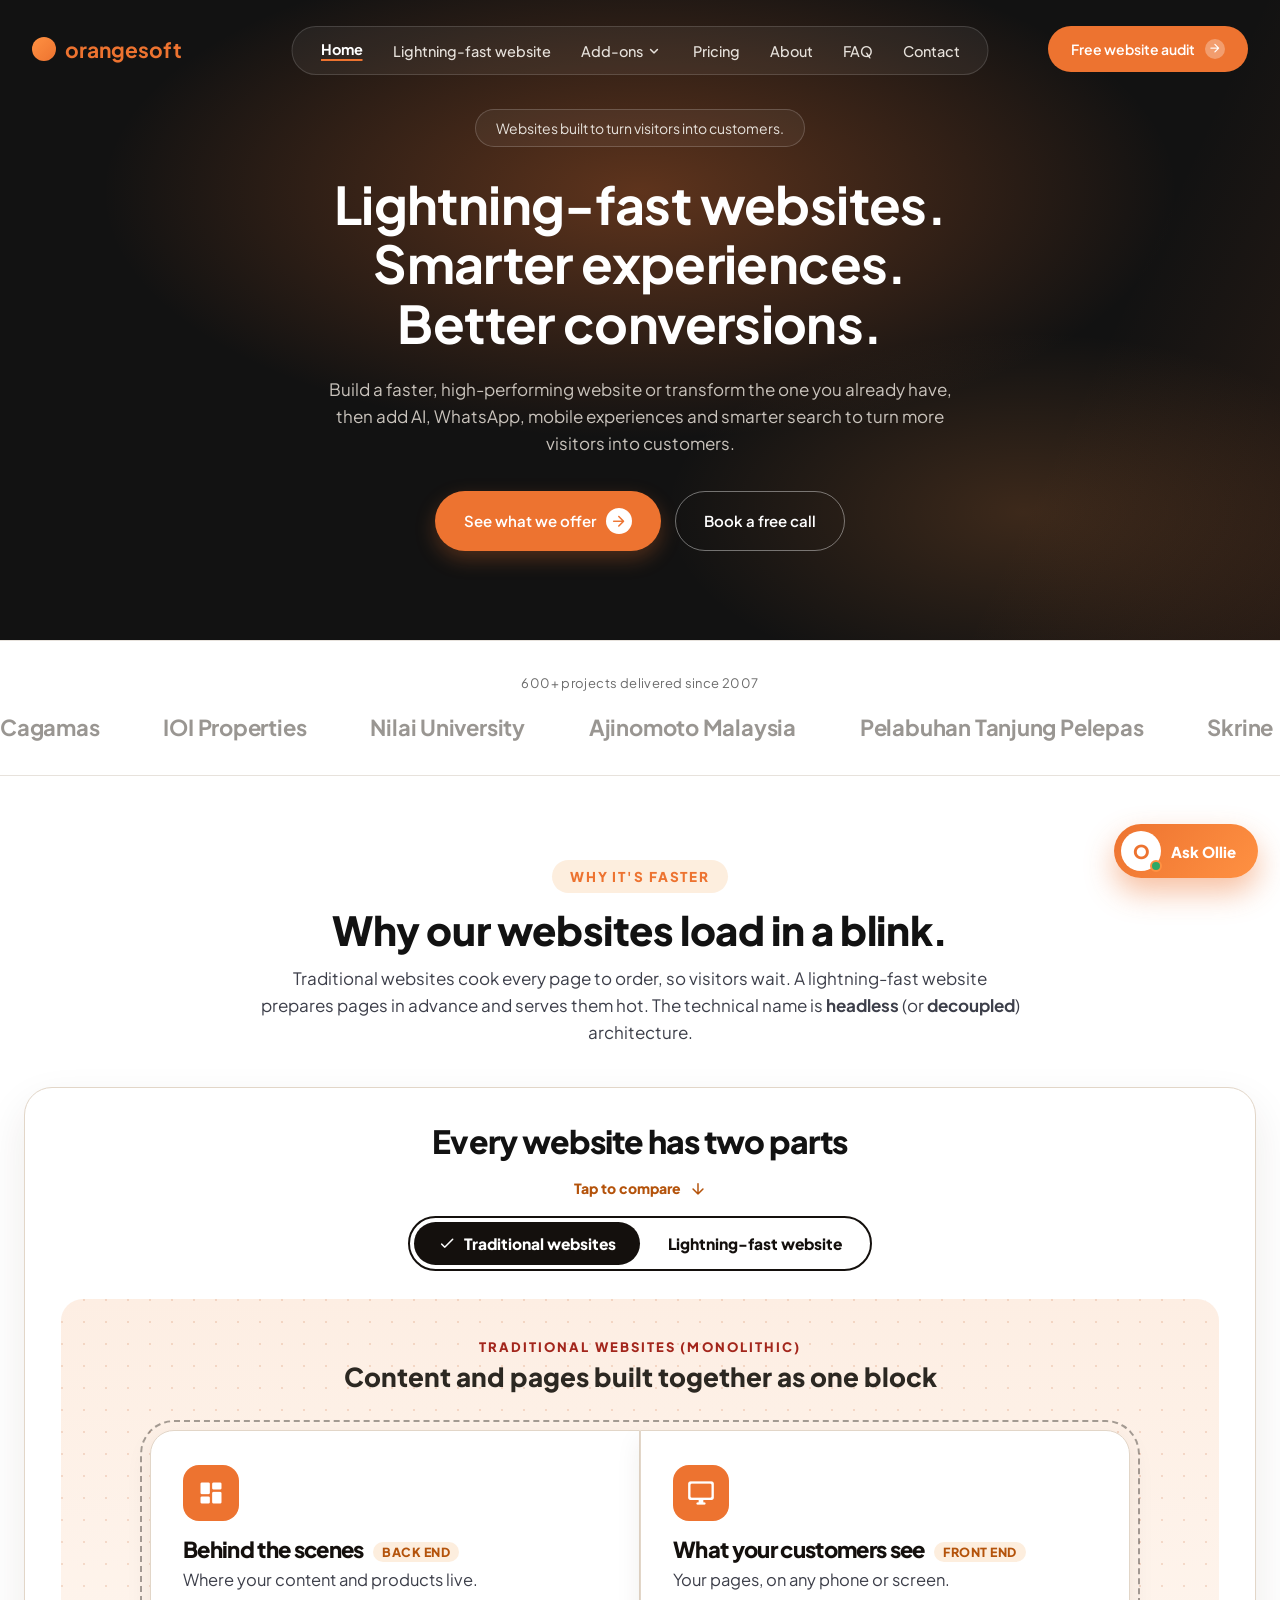
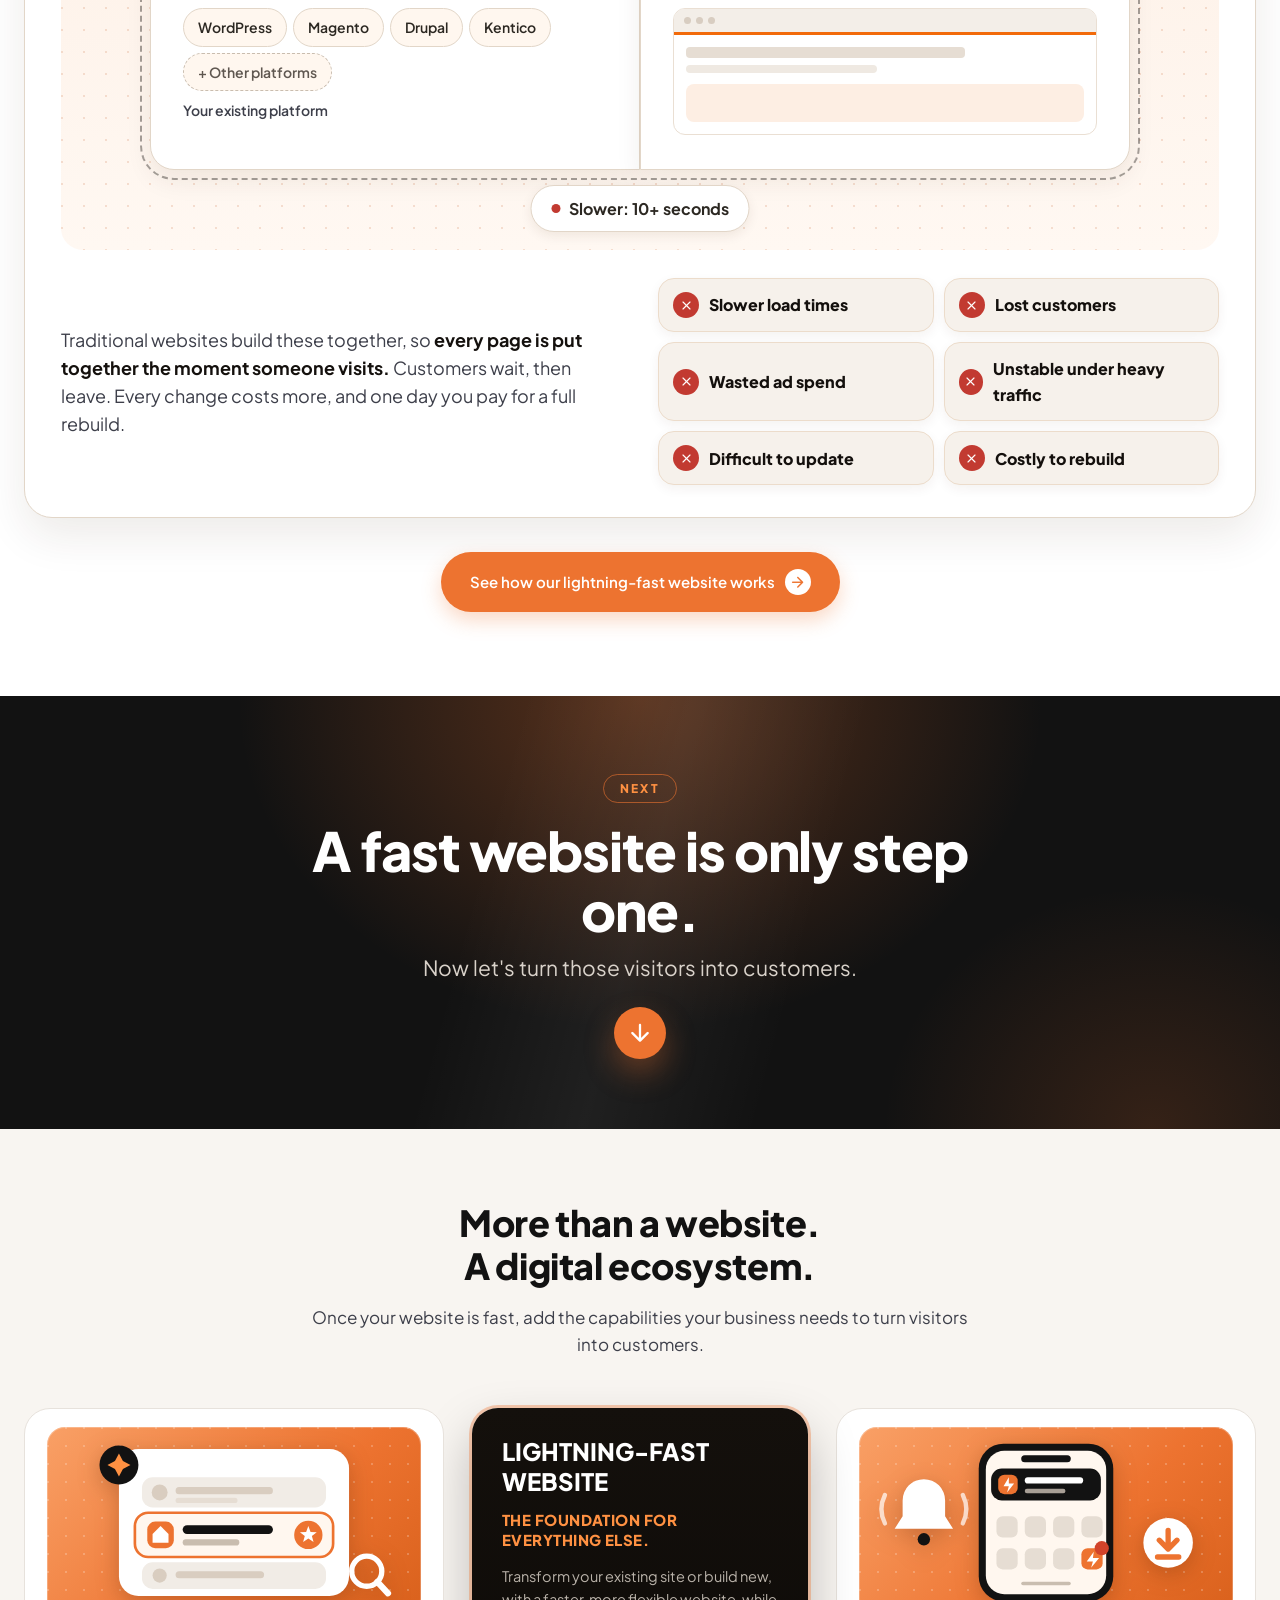
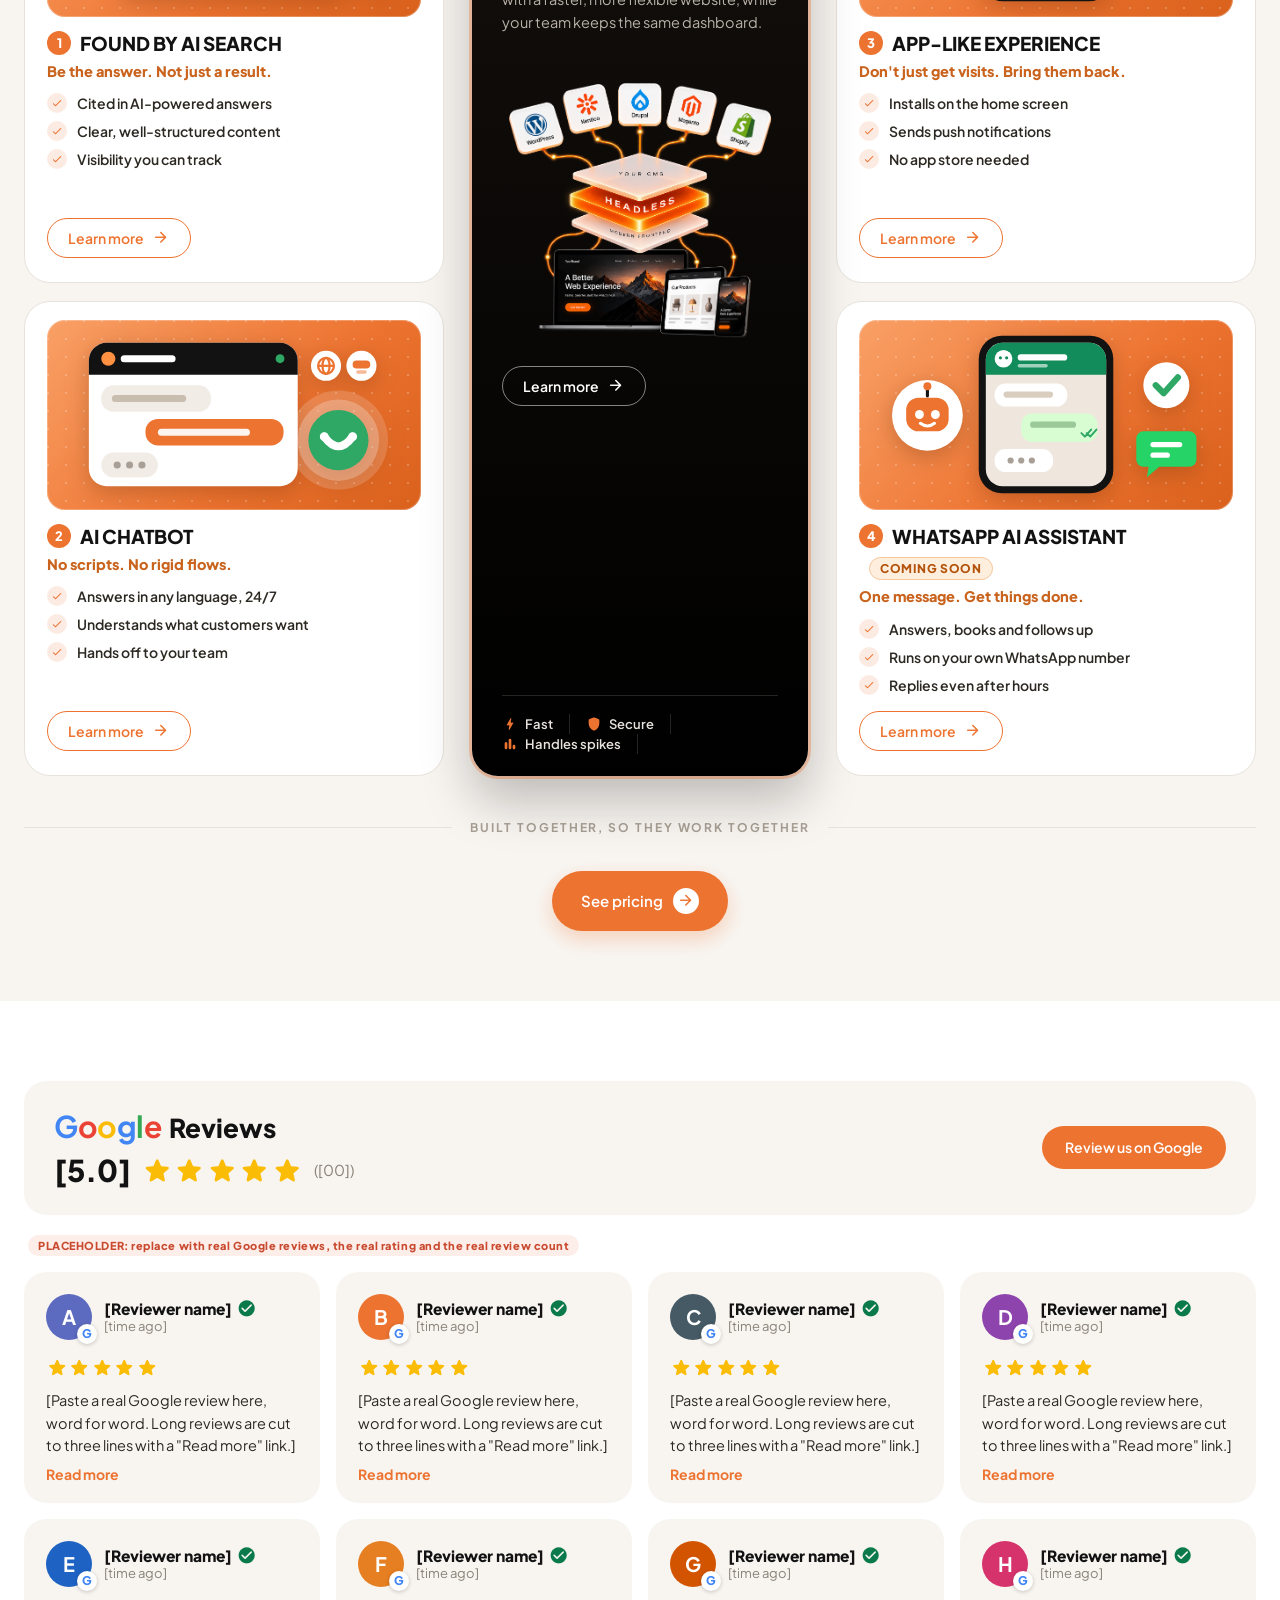
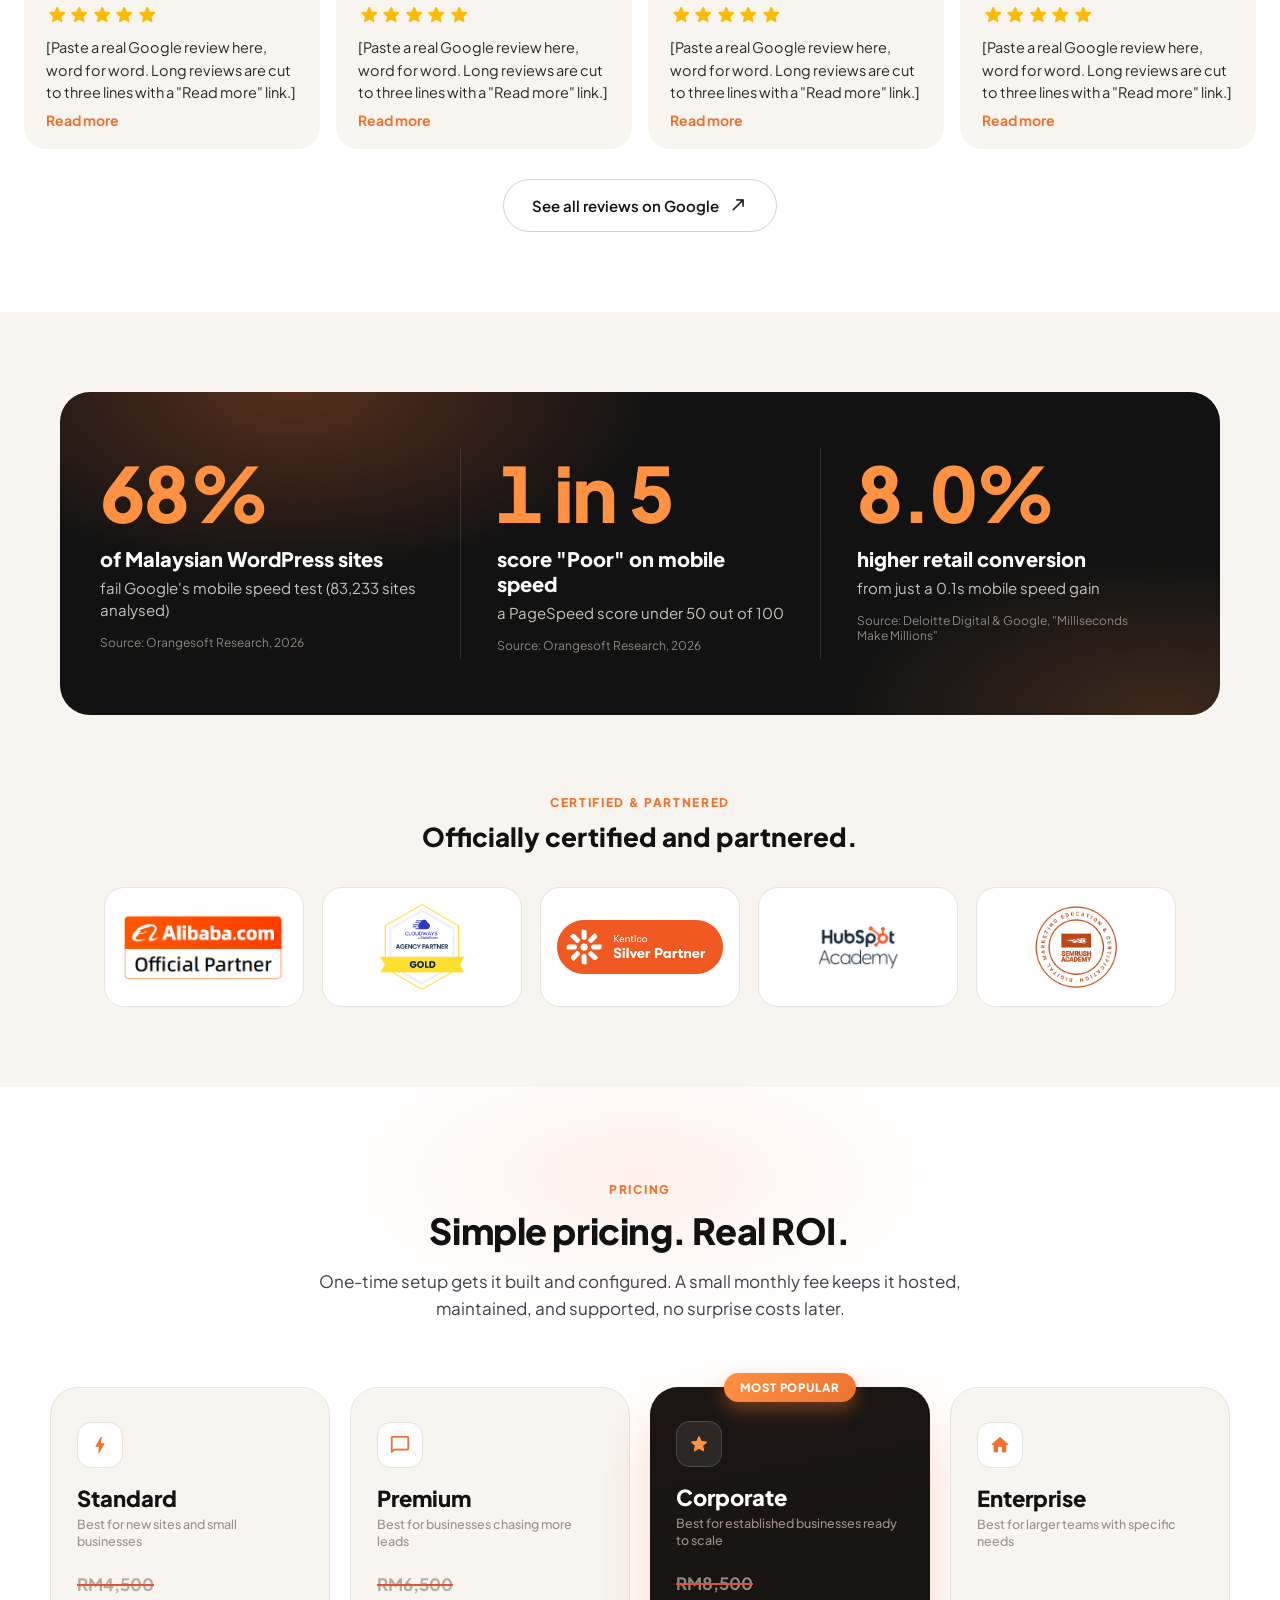
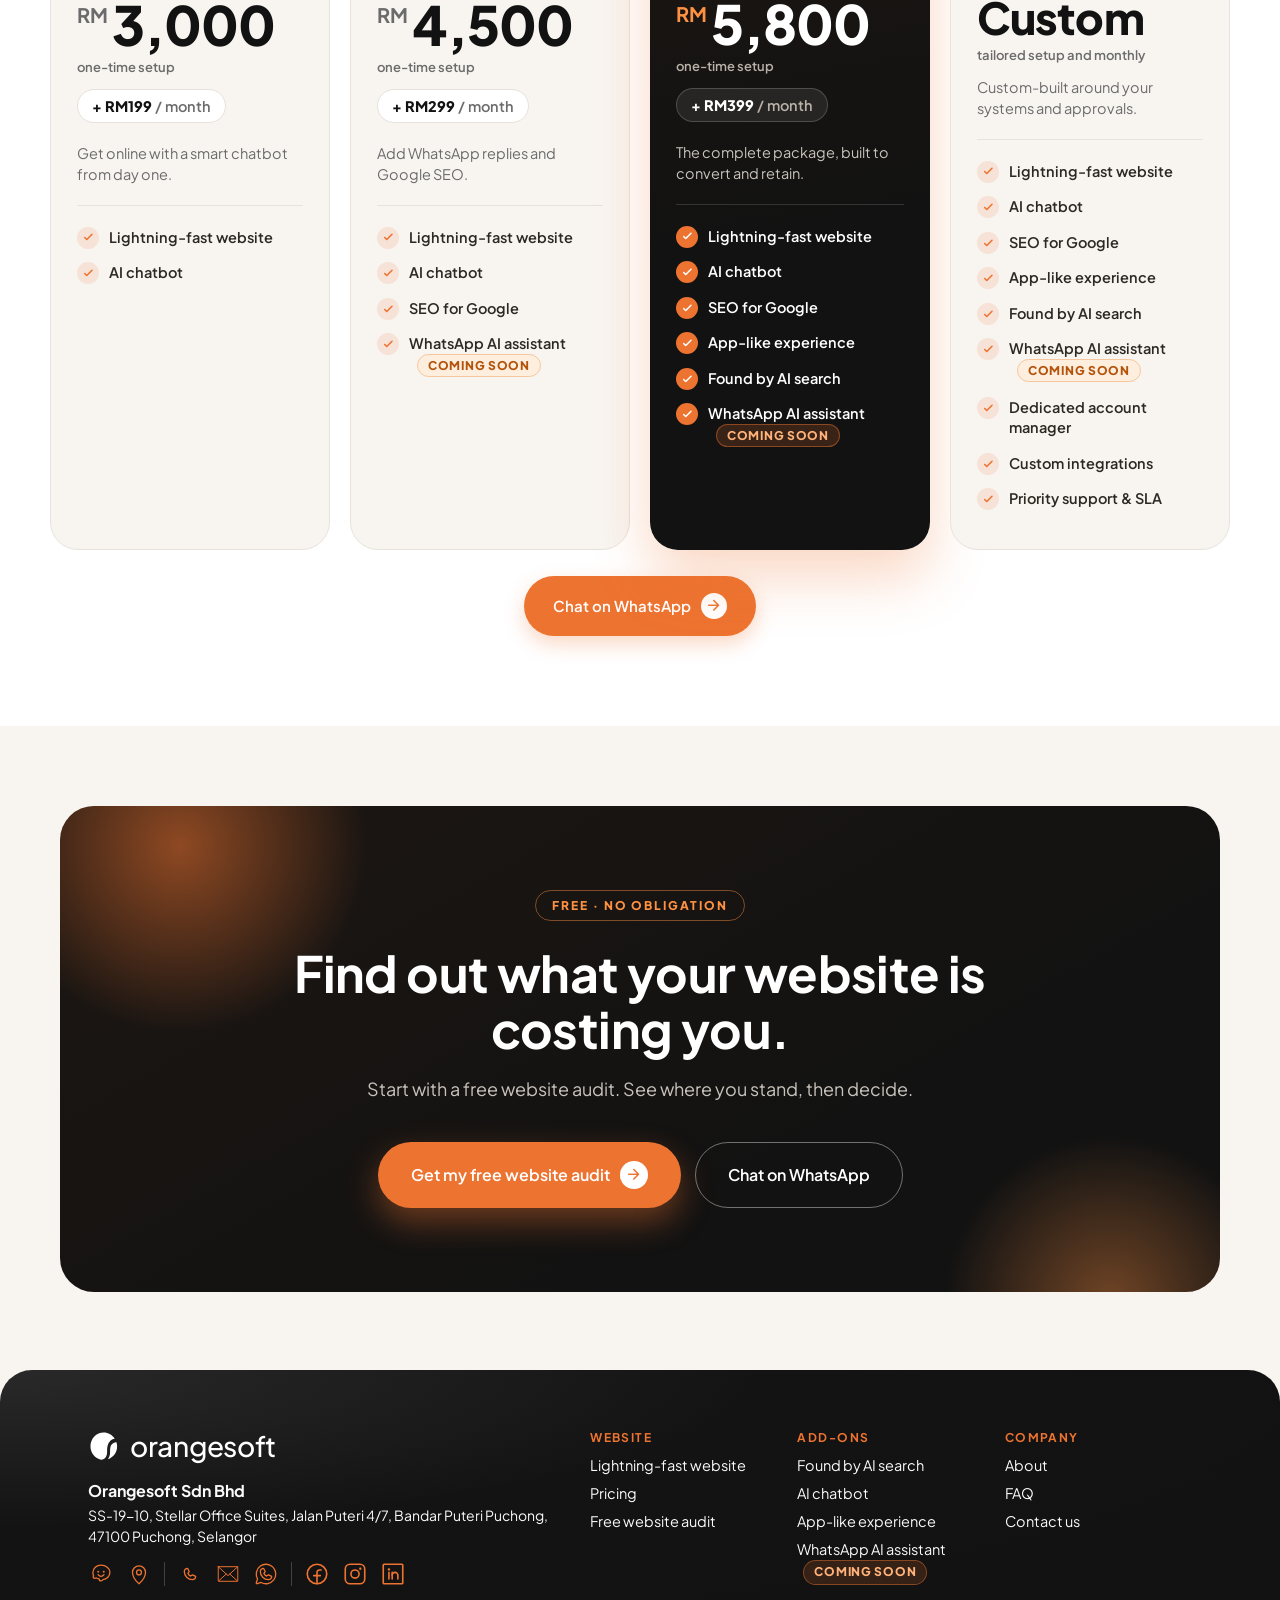
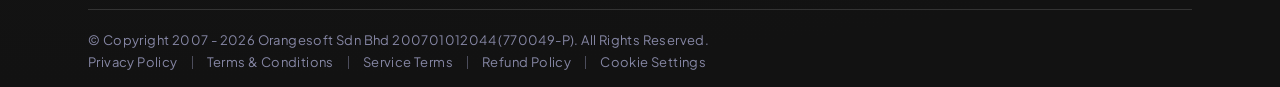
<file: index.html>
<!DOCTYPE html>
<html lang="en">
<head>
<script>document.documentElement.classList.add("js")</script>
<link rel="preconnect" href="https://fonts.googleapis.com">
<link rel="preconnect" href="https://fonts.gstatic.com" crossorigin>
<link href="https://fonts.googleapis.com/css2?family=Plus+Jakarta+Sans:wght@400;500;600;700;800&display=swap" rel="stylesheet">
<link rel="preconnect" href="https://fonts.googleapis.com"><link href="https://fonts.googleapis.com/icon?family=Material+Icons+Round" rel="stylesheet">
<meta name="viewport" content="width=device-width, initial-scale=1">
<meta charset="UTF-8">
<title>Orangesoft Homepage — Mockup v3</title>
<meta name="description" content="Lightning-fast websites for Malaysian businesses. Keep your CMS, add a fast front end, plus AI search, chatbot and app-like add-ons. Free website audit.">
<link rel="stylesheet" href="assets/css/orangesoft.css">
<style>
  :root{
    --orange:#ed7330;
    --orange-light:#ff9142;
    --orange-dark:#c9631d;
    --dark:#121212;
    --cream:#f8f5f1;
    --gray:#6b6b6b;
    --border:#e7e2dc;
  }
  *{box-sizing:border-box;margin:0;padding:0;}
  body{
    font-family:"Plus Jakarta Sans",-apple-system,BlinkMacSystemFont,"Segoe UI",Roboto,Helvetica,Arial,sans-serif;
    background:var(--cream);
  }
  .label-row{
    text-align:center;
    padding:18px 0 6px;
    font-size:12px;
    letter-spacing:.12em;
    text-transform:uppercase;
    color:var(--gray);
    font-weight:700;
  }

  /* ---------- HEADER / NAV ---------- */
  .site-header{
    position:absolute;top:0;left:0;right:0;z-index:20;
    padding:26px 32px;
    display:flex;align-items:center;justify-content:space-between;
  }
  .site-logo{
    display:flex;align-items:center;gap:9px;
    font-size:21px;font-weight:700;color:var(--orange);
    text-decoration:none;
  }
  .site-logo .logo-dot{
    width:24px;height:24px;border-radius:50%;
    background:linear-gradient(135deg,var(--orange-light),var(--orange));
    flex-shrink:0;
  }
  .nav-pill{
    position:absolute;left:50%;top:26px;transform:translateX(-50%);
    display:flex;align-items:center;gap:30px;
    background:rgba(255,255,255,.06);
    border:1px solid rgba(255,255,255,.14);
    padding:13px 28px;border-radius:999px;
  }
  .nav-pill a{
    color:#e7e2dc;font-size:14.5px;font-weight:500;
    text-decoration:none;white-space:nowrap;
  }
  .nav-pill a:hover{color:#fff;}
  .nav-menu-btn{
    width:44px;height:44px;border-radius:50%;
    border:1px solid rgba(255,255,255,.18);
    background:rgba(255,255,255,.05);
    display:none;align-items:center;justify-content:center;
    color:#fff;
  }
  @media (max-width:900px){
    .nav-pill{display:none;}
    .nav-menu-btn{display:flex;}
  }
  .header-right{display:flex;align-items:center;gap:14px;}
  .header-cta{display:inline-flex;align-items:center;gap:8px;background:var(--orange);color:#fff;font-size:14px;font-weight:700;padding:11px 20px;border-radius:999px;text-decoration:none;white-space:nowrap;}
  .header-cta:hover{background:var(--orange-dark);}
  .header-cta .arrow{display:inline-flex;align-items:center;justify-content:center;width:20px;height:20px;border-radius:50%;background:rgba(255,255,255,.3);font-size:11px;}
  @media (max-width:480px){ .header-cta{padding:9px 14px;font-size:13px;} .header-cta .arrow{display:none;} }

  /* ---------- HERO ---------- */
  .hero{
    position:relative;
    min-height:640px;
    display:flex;
    flex-direction:column;
    align-items:center;
    justify-content:center;
    text-align:center;
    padding:90px 24px 70px;
    background:
      radial-gradient(60% 55% at 50% 30%, rgba(237,115,48,.35), transparent 70%),
      radial-gradient(40% 40% at 80% 80%, rgba(255,145,66,.18), transparent 70%),
      var(--dark);
    overflow:hidden;
  }
  .hero::before{
    content:"";
    position:absolute;
    inset:0;
    background:
      linear-gradient(115deg, transparent 40%, rgba(237,115,48,.10) 50%, transparent 60%);
    background-size:200% 200%;
    animation:streak 6s linear infinite;
    pointer-events:none;
  }
  @keyframes streak{
    0%{background-position:0% 0%;}
    100%{background-position:200% 200%;}
  }
  .hero-inner{position:relative;z-index:2;max-width:760px;}
  .pill{
    display:inline-block;
    padding:9px 20px;
    border-radius:999px;
    border:1px solid rgba(255,255,255,.18);
    background:rgba(255,255,255,.05);
    color:#e7e2dc;
    font-size:14px;
    margin-bottom:28px;
  }
  h1{
    color:#fff;
    font-size:52px;
    line-height:1.15;
    font-weight:800;
    margin-bottom:22px;
  }
  h1 span{display:block;}
  .hero p{
    color:#c9c3bc;
    font-size:17px;
    line-height:1.6;
    max-width:640px;
    margin:0 auto 34px;
  }
  .cta-row{
    display:flex;
    gap:14px;
    justify-content:center;
    flex-wrap:wrap;
  }
  .btn{
    display:inline-flex;
    align-items:center;
    gap:10px;
    padding:15px 26px;
    border-radius:999px;
    font-size:15px;
    font-weight:600;
    text-decoration:none;
    cursor:pointer;
    border:1px solid transparent;
    transition:transform .15s ease;
  }
  .btn:hover{transform:translateY(-1px);}
  .btn-primary{
    background:var(--orange);
    color:#fff;
  }
  .btn-primary .arrow{
    display:inline-flex;
    align-items:center;
    justify-content:center;
    width:26px;height:26px;
    border-radius:50%;
    background:#fff;
    color:var(--orange);
    font-size:14px;
  }
  .btn-outline{background:transparent;color:#121212;border:1px solid #d8cfc4;}
  .cta-row-center{display:flex;gap:14px;justify-content:center;flex-wrap:wrap;}
  .btn-secondary{
    background:transparent;
    color:#fff;
    border:1px solid rgba(255,255,255,.35);
  }

  /* ---------- MARQUEE ---------- */
  .marquee-section{
    background:#fff;
    border-top:1px solid var(--border);
    border-bottom:1px solid var(--border);
    padding:34px 0;
    overflow:hidden;
  }
  .marquee-caption{
    text-align:center;
    font-size:13px;
    color:var(--gray);
    margin-bottom:22px;
    letter-spacing:.03em;
  }
  .marquee-track{
    display:flex;
    width:max-content;
    animation:scroll 26s linear infinite;
  }
  .marquee-track:hover{animation-play-state:paused;}
  @keyframes scroll{
    0%{transform:translateX(0);}
    100%{transform:translateX(-50%);}
  }
  .logo-set{
    display:flex;
    align-items:center;
    gap:64px;
    padding-right:64px;
  }
  .logo-chip{
    font-size:22px;
    font-weight:700;
    color:#20180f;
    opacity:.45;
    white-space:nowrap;
    letter-spacing:-.01em;
  }

  /* ---------- FOUNDATION SECTION (same style as "Why headless is better") ---------- */
  .foundation-section{
    background:#fff;
    padding:80px 24px;
  }
  .section-header{
    max-width:680px;
    margin:0 auto 50px;
    text-align:center;
  }
  .section-heading{
    font-size:34px;
    font-weight:800;
    color:#121212;
    margin-bottom:16px;
    line-height:1.2;
  }
  .section-desc{
    font-size:16px;
    line-height:1.6;
    color:var(--gray);
  }
  .card-grid{
    max-width:1160px;
    margin:0 auto;
    display:grid;
    grid-template-columns:repeat(3,1fr);
    gap:22px;
  }
  @media (max-width:900px){ .card-grid{grid-template-columns:repeat(2,1fr);} }
  @media (max-width:560px){ .card-grid{grid-template-columns:1fr;} }
  .fcard{
    border:1px solid var(--border);
    border-radius:20px;
    padding:32px 28px;
    text-align:left;
    min-height:260px;
  }
  .icon-badge{
    width:72px;height:72px;
    border-radius:18px;
    background:linear-gradient(160deg,#fde3cd,#fbeee2);
    display:flex;align-items:center;justify-content:center;
    margin-bottom:26px;
  }
  .icon-badge svg{width:32px;height:32px;}
  .fcard h3{
    font-size:20px;
    font-weight:700;
    color:#121212;
    margin-bottom:12px;
  }
  .fcard p{
    font-size:15px;
    line-height:1.65;
    color:var(--gray);
  }
  .cta-card{
    border-radius:20px;
    min-height:260px;
    padding:32px 28px;
    display:flex;
    align-items:center;
    background:linear-gradient(150deg,#c9631d,#5c2c0f);
  }

  /* ---------- ECOSYSTEM SECTION ---------- */
  .ecosystem-section{
    background:var(--cream);
    padding:80px 24px 60px;
    position:relative;
  }
  .ecosystem-grid{
    max-width:1400px;
    margin:0 auto;
    display:grid;
    grid-template-columns:1.1fr 1.1fr 1.1fr;
    grid-template-rows:1fr 1fr;
    gap:24px;
    position:relative;
  }
  @media (max-width:900px){
    .ecosystem-grid{grid-template-columns:1fr;grid-template-rows:auto;}
    .eco-card{grid-column:1 !important;grid-row:auto !important;}
    .connector-svg{display:none;}
  }
  .eco-card{
    position:relative;
    background:#fff;
    border:1px solid var(--border);
    border-radius:26px;
    padding:36px 32px 26px;
    display:flex;
    flex-direction:column;
    overflow:hidden;
  }
  .eco-top-left{grid-column:1;grid-row:1;}
  .eco-bottom-left{grid-column:1;grid-row:2;}
  .eco-middle{grid-column:2;grid-row:1 / span 2;}
  .eco-top-right{grid-column:3;grid-row:1;}
  .eco-bottom-right{grid-column:3;grid-row:2;}
  .eco-middle.eco-card{
    background:linear-gradient(180deg,#0d0b09,#000);
    border:none;
    padding:40px 36px 26px;
    align-items:flex-start;
  }
  .eco-visual{
    flex:1;
    display:flex;
    align-items:center;
    justify-content:center;
    min-height:120px;
    margin:8px 0;
  }
  .eco-visual img{
    width:100%;
    max-width:340px;
    height:auto;
    object-fit:contain;
  }
  .eco-label{
    font-size:24px;
    font-weight:800;
    letter-spacing:0;
    color:#121212;
    margin-bottom:14px;
  }
  .eco-middle .eco-label{color:#fff;font-size:24px;}
  .eco-headline{
    font-size:15px;
    font-weight:800;
    text-transform:uppercase;
    letter-spacing:.03em;
    color:var(--orange);
    margin-bottom:14px;
    line-height:1.35;
  }
  .eco-headline span{display:block;}
  .eco-middle .eco-headline{color:var(--orange-light);font-size:15px;}
  .eco-body{
    font-size:14.5px;
    line-height:1.6;
    color:var(--gray);
    margin-bottom:22px;
    max-width:78%;
  }
  .eco-middle .eco-body{color:#b9b2a9;max-width:100%;}
  .eco-footer{
    display:flex;
    align-items:center;
    margin-top:auto;
    padding-top:18px;
    border-top:1px solid var(--border);
    flex-wrap:wrap;
  }
  .eco-middle .eco-footer{border-top:1px solid rgba(255,255,255,.14);}
  .eco-fitem{
    display:flex;
    align-items:center;
    gap:7px;
    font-size:13px;
    font-weight:600;
    color:#2c2822;
    padding:2px 16px 2px 0;
    margin-right:16px;
    border-right:1px solid var(--border);
  }
  .eco-fitem:last-child{border-right:none;margin-right:0;}
  .eco-middle .eco-fitem{color:#e7e2dc;border-right:1px solid rgba(255,255,255,.14);}
  .eco-fitem svg{width:16px;height:16px;flex-shrink:0;color:var(--orange);}

  /* decorative mockup UI snippets, top-right of each side card */
  .eco-mock{position:absolute;top:30px;right:26px;width:150px;z-index:1;}
  .bubble{
    border-radius:14px;
    padding:8px 12px;
    font-size:11.5px;
    font-weight:600;
    line-height:1.35;
    box-shadow:0 6px 16px rgba(0,0,0,.06);
  }
  .bubble-gray{background:#f2efeb;color:#3a352f;border-bottom-right-radius:4px;margin-bottom:8px;margin-left:16px;}
  .bubble-orange{background:var(--orange);color:#fff;border-bottom-left-radius:4px;}
  .bot-dot{
    position:absolute;left:-14px;bottom:2px;
    width:26px;height:26px;border-radius:50%;
    background:linear-gradient(160deg,#ffb27a,var(--orange));
    display:flex;align-items:center;justify-content:center;
    font-size:12px;
  }
  .phone-mock{
    width:110px;margin-left:auto;
    background:#161311;border-radius:16px;padding:6px;
    box-shadow:0 10px 24px rgba(0,0,0,.18);
  }
  .phone-screen{
    background:linear-gradient(160deg,#ff9142,#e85f10);
    border-radius:11px;padding:14px 10px 30px;color:#fff;
  }
  .phone-time{font-size:15px;font-weight:700;margin-bottom:16px;}
  .phone-notif{
    background:rgba(255,255,255,.94);
    border-radius:10px;padding:7px 8px;
    display:flex;align-items:center;gap:6px;
    font-size:9.5px;font-weight:700;color:#121212;
    box-shadow:0 4px 10px rgba(0,0,0,.15);
  }
  .phone-notif .ico{
    width:16px;height:16px;border-radius:5px;background:var(--orange);
    display:flex;align-items:center;justify-content:center;color:#fff;font-size:9px;flex-shrink:0;
  }
  .wa-mock{position:relative;}
  .wa-badge{
    position:absolute;top:-40px;right:0;
    width:30px;height:30px;border-radius:50%;
    background:#25d366;display:flex;align-items:center;justify-content:center;
    box-shadow:0 4px 10px rgba(0,0,0,.15);
  }
  .wa-badge svg{width:15px;height:15px;color:#fff;}
  .bubble-blue{background:#dcf1ff;color:#121212;border-bottom-right-radius:4px;margin-bottom:8px;}
  .bubble-white{background:#fff;border:1px solid var(--border);color:#121212;border-bottom-left-radius:4px;box-shadow:0 6px 16px rgba(0,0,0,.05);}
  .search-mock .search-bar{
    display:flex;align-items:center;gap:6px;
    background:#fff;border:1px solid var(--border);border-radius:10px;
    padding:8px 10px;font-size:10.5px;color:#6b6b6b;font-weight:600;
    box-shadow:0 6px 16px rgba(0,0,0,.05);margin-bottom:8px;
  }
  .search-mock .search-bar svg{width:13px;height:13px;color:var(--gray);flex-shrink:0;}
  .search-result{
    background:#fff;border:1px solid var(--border);border-radius:10px;
    padding:8px 10px;display:flex;align-items:center;gap:7px;
    box-shadow:0 6px 16px rgba(0,0,0,.06);
  }
  .search-result .r-badge{
    width:18px;height:18px;border-radius:50%;background:var(--orange);
    display:flex;align-items:center;justify-content:center;flex-shrink:0;
  }
  .search-result .r-badge svg{width:10px;height:10px;color:#fff;}
  .search-result .r-lines span{display:block;height:5px;border-radius:3px;background:#e7e2dc;margin-top:4px;}
  .search-result .r-lines .r-title{font-size:10.5px;font-weight:800;color:#121212;}

  /* middle card graphic */
  .headless-graphic{width:100%;margin-top:22px;position:relative;height:220px;}
  .hg-logos{display:flex;justify-content:center;gap:16px;position:relative;z-index:2;}
  .hg-logo{
    width:46px;height:46px;border-radius:12px;background:#fff;
    display:flex;align-items:center;justify-content:center;
    box-shadow:0 8px 18px rgba(0,0,0,.35);
  }
  .hg-logo svg{width:24px;height:24px;}
  .hg-lines{position:absolute;top:44px;left:0;width:100%;height:70px;z-index:1;}
  .hg-stack{
    position:absolute;top:96px;left:50%;transform:translateX(-50%);
    width:160px;height:64px;
  }
  .hg-diamond{
    position:absolute;left:50%;top:0;transform:translateX(-50%);
    width:150px;height:56px;border-radius:14px;
    background:linear-gradient(135deg,#ff9142,var(--orange));
    display:flex;align-items:center;justify-content:center;
    color:#fff;font-weight:800;font-size:13px;letter-spacing:.08em;
    box-shadow:0 14px 30px rgba(237,115,48,.45);
  }
  .hg-server{
    position:absolute;left:50%;bottom:0;transform:translateX(-50%);
    width:170px;height:46px;border-radius:12px;
    background:linear-gradient(180deg,#2a2521,#151210);
    border:1px solid rgba(255,255,255,.08);
    display:flex;align-items:center;gap:6px;padding:0 12px;
  }
  .hg-server .dot{width:6px;height:6px;border-radius:50%;background:#4a453f;}
  .hg-server .dot:first-child{background:var(--orange);}
  .hg-server .bars{margin-left:auto;display:flex;flex-direction:column;gap:3px;}
  .hg-server .bars span{display:block;width:44px;height:3px;border-radius:2px;background:rgba(255,255,255,.18);}

  .connector-svg{position:absolute;inset:0;width:100%;height:100%;pointer-events:none;z-index:0;}

  .eco-strapline{
    max-width:1240px;margin:44px auto 0;
    display:flex;align-items:center;gap:18px;
    color:#a89f94;font-size:12px;letter-spacing:.16em;font-weight:700;
  }
  .eco-strapline::before,.eco-strapline::after{content:"";flex:1;height:1px;background:var(--border);}

  /* ---------- REVIEWS SECTION (dummy content) ---------- */
  .reviews-section{
    background:#fff;
    padding:80px 24px 90px;
  }
  .reviews-rating{
    max-width:680px;margin:0 auto 50px;text-align:center;
  }
  .reviews-rating .stars{color:#f5a623;font-size:20px;letter-spacing:3px;margin:14px 0 10px;}
  .reviews-rating .score-line{
    display:flex;align-items:center;justify-content:center;gap:10px;
    font-size:15px;font-weight:600;color:#2c2822;
  }
  .g-icon{width:20px;height:20px;}
  .reviews-grid{
    max-width:1160px;margin:0 auto;
    display:grid;grid-template-columns:repeat(3,1fr);gap:22px;
  }
  @media (max-width:900px){ .reviews-grid{grid-template-columns:1fr;} }
  .review-card{
    border:1px solid var(--border);
    border-radius:18px;
    padding:26px 24px;
    background:#fff;
  }
  .review-top{display:flex;align-items:center;gap:12px;margin-bottom:14px;}
  .review-avatar{
    width:42px;height:42px;border-radius:50%;
    display:flex;align-items:center;justify-content:center;
    color:#fff;font-weight:700;font-size:15px;flex-shrink:0;
  }
  .review-who{flex:1;}
  .review-name{font-size:14.5px;font-weight:700;color:#121212;display:flex;align-items:center;gap:5px;}
  .review-time{font-size:12.5px;color:#9c9088;}
  .review-stars{color:#f5a623;font-size:14px;margin-bottom:10px;letter-spacing:2px;}
  .review-text{font-size:14px;line-height:1.6;color:#50525f;}

  /* ---------- STATS SECTION ---------- */
  .stats-section{background:var(--cream);padding:80px 24px;}
  .stats-grid{max-width:1160px;margin:0 auto;display:grid;grid-template-columns:repeat(3,1fr);gap:22px;}
  @media (max-width:900px){ .stats-grid{grid-template-columns:1fr;} }
  .stat-card{background:#fff;border:1px solid var(--border);border-radius:20px;padding:36px 30px;}
  .stat-number{font-size:52px;font-weight:800;color:#121212;line-height:1;margin-bottom:22px;}
  .stat-desc{font-size:16px;line-height:1.6;color:#3a352f;margin-bottom:22px;}
  .stat-source{font-size:13px;color:#9c9088;}

  /* ---------- TRUST STRIP ---------- */
  .trust-strip{background:#fff;padding:50px 24px 70px;text-align:center;}
  .trust-strip .t-label{font-size:16px;color:#50525f;margin-bottom:36px;}
  .trust-logos{max-width:900px;margin:0 auto;display:flex;justify-content:center;align-items:center;gap:56px;flex-wrap:wrap;}
  .trust-logos span{font-size:20px;font-weight:700;color:#2c2822;opacity:.55;}

  /* ---------- PAIN SECTION ---------- */
  .pain-section{background:var(--cream);padding:80px 24px 20px;}
  .merged-section{padding-bottom:70px;position:relative;}
  .pain-grid{max-width:1160px;margin:0 auto;display:grid;grid-template-columns:repeat(4,1fr);gap:18px;}
  @media (max-width:1000px){ .pain-grid{grid-template-columns:repeat(2,1fr);} }
  @media (max-width:560px){ .pain-grid{grid-template-columns:1fr;} }
  .pain-card{background:#fff;border:1px solid var(--border);border-radius:20px;padding:26px 24px;}
  .pain-quote{font-size:18px;font-weight:700;color:#121212;line-height:1.35;margin-bottom:10px;}
  .pain-card p{font-size:14px;line-height:1.6;color:var(--gray);}
  .pain-answer{max-width:760px;margin:34px auto 0;text-align:center;font-size:17px;line-height:1.6;color:#3a352f;font-weight:600;}
  .pain-answer b{color:var(--orange);}

  /* ---------- WHO WE HELP ---------- */
  .who-section{background:#fff;padding:80px 24px;}
  .card-grid.four{grid-template-columns:repeat(4,1fr);}
  @media (max-width:1000px){ .card-grid.four{grid-template-columns:repeat(2,1fr);} }
  @media (max-width:560px){ .card-grid.four{grid-template-columns:1fr;} }
  .who-card{border:1px solid var(--border);border-radius:20px;padding:28px 24px;text-align:left;}
  .who-tag{display:inline-block;font-size:11.5px;font-weight:800;letter-spacing:.05em;text-transform:uppercase;color:var(--orange);margin-bottom:12px;}
  .who-card h3{font-size:19px;font-weight:700;color:#121212;margin-bottom:10px;}
  .who-card p{font-size:14px;line-height:1.6;color:var(--gray);margin-bottom:16px;}
  .who-card a{font-size:13.5px;font-weight:700;color:var(--orange);text-decoration:none;}

  /* ---------- PROOF BAND ---------- */
  .proof-section{background:var(--cream);padding:80px 24px 80px;}
  .proof-section .stats-grid{margin-bottom:70px;}
  .proof-creds{text-align:center;max-width:1000px;margin:0 auto;}
  .ph-tag{margin-top:14px;font-size:11px;font-weight:800;letter-spacing:.05em;color:#c94a2f;background:#fdeeea;display:inline-block;padding:4px 10px;border-radius:999px;}

  /* ---------- PRICING TEASER ---------- */
  .pricing-teaser{background:#fff;padding:70px 24px 20px;text-align:center;}
  .pricing-teaser-inner{max-width:760px;margin:0 auto;border:1px solid var(--border);border-radius:24px;padding:40px 28px;background:var(--cream);}
  .pt-from{font-size:13px;font-weight:800;letter-spacing:.08em;text-transform:uppercase;color:#9c9088;margin-bottom:8px;}
  .pt-price{font-size:40px;font-weight:800;color:#121212;line-height:1.1;margin-bottom:10px;}
  .pt-price span{font-size:18px;font-weight:600;color:var(--gray);}
  .pt-note{font-size:15px;line-height:1.6;color:#50525f;margin-bottom:24px;}

  /* ---------- REVIEWS LINK BLOCK ---------- */
  .reviews-link-block{max-width:680px;margin:0 auto;text-align:center;}

  /* ---------- FLOATING WHATSAPP ---------- */
  .wa-float{position:fixed;right:22px;bottom:22px;z-index:50;display:flex;align-items:center;gap:10px;background:#25d366;color:#fff;font-weight:700;font-size:14px;padding:13px 20px;border-radius:999px;text-decoration:none;box-shadow:0 10px 24px rgba(0,0,0,.2);}
  .wa-float svg{width:20px;height:20px;}

  /* ---------- CERTIFIED & PARTNERED ---------- */
  .partners-section{background:var(--cream);padding:60px 24px 70px;text-align:center;}
  .partners-label{font-size:13px;font-weight:800;letter-spacing:.1em;text-transform:uppercase;color:#9c9088;margin-bottom:8px;}
  .partners-title{font-size:26px;font-weight:800;color:#121212;margin-bottom:34px;}
  .partners-logos{max-width:1000px;margin:0 auto;display:flex;justify-content:center;align-items:center;gap:36px 48px;flex-wrap:wrap;}
  .partners-logos img{height:84px;width:auto;object-fit:contain;}
  .partners-logos img.p-wide{height:68px;}
  @media (max-width:560px){ .partners-logos img{height:68px;} .partners-logos img.p-wide{height:54px;} }

  .eco-link{display:inline-flex;align-items:center;gap:8px;align-self:flex-start;font-size:13.5px;font-weight:700;color:var(--orange);text-decoration:none;border:1.5px solid var(--orange);border-radius:999px;padding:9px 18px;margin:0 0 18px;transition:background .15s ease,color .15s ease;}
  .eco-link:hover{background:var(--orange);color:#fff;}
  .eco-middle .eco-link{color:#fff;border-color:rgba(255,255,255,.5);}
  .eco-middle .eco-link:hover{background:var(--orange);border-color:var(--orange);}

  /* ---------- GOOGLE REVIEWS WIDGET ---------- */
  .reviews-band{background:#fff;padding:80px 24px;}
  .gr-wrap{max-width:1240px;margin:0 auto;}
  .gr-head{display:flex;align-items:center;justify-content:space-between;gap:20px;flex-wrap:wrap;background:var(--cream);border-radius:22px;padding:26px 30px;margin-bottom:18px;}
  .gr-title{font-size:26px;font-weight:800;color:#121212;display:flex;align-items:baseline;gap:8px;}
  .gr-logo{font-size:30px;font-weight:700;letter-spacing:-.5px;}
  .gr-rating{display:flex;align-items:center;gap:10px;margin-top:6px;}
  .gr-score{font-size:30px;font-weight:800;color:#121212;}
  .gr-big-stars{color:#fbbc05;font-size:26px;letter-spacing:2px;}
  .gr-count{font-size:15px;color:#8a8279;}
  .gr-cta{background:var(--orange);color:#fff;font-weight:700;font-size:15px;padding:14px 26px;border-radius:999px;text-decoration:none;white-space:nowrap;}
  .gr-cta:hover{background:var(--orange-dark,#c9631d);}
  .gr-grid{display:grid;grid-template-columns:repeat(4,1fr);gap:16px;}
  @media (max-width:1000px){ .gr-grid{grid-template-columns:repeat(2,1fr);} }
  @media (max-width:560px){ .gr-grid{grid-template-columns:1fr;} .gr-head{padding:20px;} }
  .gr-card{background:var(--cream);border-radius:22px;padding:22px 22px 20px;display:flex;flex-direction:column;}
  .gr-top{display:flex;align-items:center;gap:12px;margin-bottom:14px;}
  .gr-avatar{position:relative;width:46px;height:46px;border-radius:50%;color:#fff;font-weight:700;font-size:20px;display:flex;align-items:center;justify-content:center;flex-shrink:0;}
  .gr-g{position:absolute;right:-5px;bottom:-4px;width:20px;height:20px;border-radius:50%;background:#fff;color:#4285f4;font-size:12px;font-weight:800;display:flex;align-items:center;justify-content:center;box-shadow:0 1px 4px rgba(0,0,0,.2);}
  .gr-who{min-width:0;}
  .gr-name{font-size:15.5px;font-weight:800;color:#121212;display:flex;align-items:center;gap:5px;white-space:nowrap;overflow:hidden;text-overflow:ellipsis;}
  .gr-tick{width:16px;height:16px;flex-shrink:0;}
  .gr-time{font-size:13px;color:#8a8279;}
  .gr-stars{color:#fbbc05;font-size:18px;letter-spacing:2px;margin-bottom:10px;}
  .gr-text{font-size:14.5px;line-height:1.55;color:#2c2822;display:-webkit-box;-webkit-line-clamp:3;-webkit-box-orient:vertical;overflow:hidden;margin-bottom:8px;}
  .gr-more{font-size:14px;font-weight:700;color:var(--orange);text-decoration:none;margin-top:auto;}

  /* ---------- STAT PANEL + CREDENTIALS (v2) ---------- */
  .stat-panel{position:relative;max-width:1160px;margin:0 auto 80px;background:var(--dark);border-radius:30px;padding:56px 40px;overflow:hidden;}
  .stat-glow{position:absolute;inset:0;background:radial-gradient(45% 80% at 20% 0%,rgba(237,115,48,.30),transparent 70%),radial-gradient(40% 70% at 95% 100%,rgba(255,145,66,.18),transparent 70%);pointer-events:none;}
  .stat-cols{position:relative;z-index:1;display:grid;grid-template-columns:repeat(3,1fr);}
  @media (max-width:800px){ .stat-cols{grid-template-columns:1fr;} .stat-col{border-left:none !important;border-top:1px solid rgba(255,255,255,.12);padding:32px 0 !important;} .stat-col:first-child{border-top:none;padding-top:0 !important;} }
  .stat-col{padding:6px 36px;border-left:1px solid rgba(255,255,255,.12);text-align:left;}
  .stat-col:first-child{border-left:none;padding-left:0;}
  .stat-big{font-size:76px;font-weight:800;line-height:1;color:var(--orange-light);margin-bottom:16px;letter-spacing:-.02em;font-variant-numeric:tabular-nums;}
  .stat-head{font-size:20px;font-weight:800;color:#fff;margin-bottom:6px;}
  .stat-sub{font-size:15px;color:#c9c3bc;line-height:1.45;margin-bottom:14px;}
  .stat-src{font-size:12px;color:#8f877e;}
  .proof-creds{text-align:center;max-width:1100px;margin:0 auto;}
  .cred-eyebrow{font-size:12px;font-weight:800;letter-spacing:.14em;color:var(--orange);margin-bottom:10px;}
  .cred-title{font-size:26px;font-weight:800;color:#121212;margin-bottom:34px;}
  .cred-row{display:flex;flex-wrap:wrap;justify-content:center;gap:18px;}
  .cred-tile{width:200px;height:120px;background:#fff;border:1px solid var(--border);border-radius:20px;display:flex;align-items:center;justify-content:center;padding:16px;transition:transform .2s ease,box-shadow .2s ease;}
  .cred-tile:hover{transform:translateY(-4px);box-shadow:0 14px 30px rgba(20,14,8,.10);}
  .cred-tile img{max-width:100%;max-height:100%;object-fit:contain;}
  @media (max-width:560px){ .cred-tile{width:44%;height:100px;} .stat-big{font-size:60px;} .stat-panel{padding:40px 24px;} }

  /* ---------- PRICING SECTION (v2) ---------- */
  .pricing-section{background:#fff;padding:90px 24px 90px;position:relative;overflow:hidden;}
  .pricing-section::before{content:"";position:absolute;left:50%;top:-120px;width:900px;height:420px;transform:translateX(-50%);background:radial-gradient(closest-side,rgba(237,115,48,.10),transparent 70%);pointer-events:none;}
  .pricing-section .section-header{position:relative;}
  .price-eyebrow{display:inline-block;font-size:12px;font-weight:800;letter-spacing:.14em;color:var(--orange);margin-bottom:12px;}
  .plan-grid{position:relative;max-width:1180px;margin:0 auto;display:grid;grid-template-columns:repeat(4,1fr);gap:20px;align-items:stretch;padding-top:14px;}
  @media (max-width:1050px){ .plan-grid{grid-template-columns:repeat(2,1fr);} }
  @media (max-width:560px){ .plan-grid{grid-template-columns:1fr;} }
  .plan-mini{position:relative;background:var(--cream);border:1px solid var(--border);border-radius:28px;padding:34px 26px 28px;text-align:left;display:flex;flex-direction:column;transition:transform .2s ease,box-shadow .2s ease;}
  .plan-mini:hover{transform:translateY(-6px);box-shadow:0 20px 40px rgba(20,14,8,.09);}
  .plan-mini.pop{background:linear-gradient(170deg,#1c1612 0%,#121212 60%);border:none;color:#fff;transform:translateY(-14px);box-shadow:0 28px 56px rgba(237,115,48,.28);}
  .plan-mini.pop:hover{transform:translateY(-20px);}
  @media (max-width:1050px){ .plan-mini.pop,.plan-mini.pop:hover{transform:none;} }
  .plan-badge{position:absolute;top:-14px;left:50%;transform:translateX(-50%);background:linear-gradient(135deg,var(--orange-light),var(--orange));color:#fff;font-size:11.5px;font-weight:800;letter-spacing:.08em;text-transform:uppercase;padding:7px 16px;border-radius:999px;white-space:nowrap;box-shadow:0 8px 18px rgba(237,115,48,.4);}
  .plan-icon{width:46px;height:46px;border-radius:14px;background:#fff;border:1px solid var(--border);display:flex;align-items:center;justify-content:center;margin-bottom:16px;color:var(--orange);}
  .plan-icon svg{width:22px;height:22px;}
  .plan-mini.pop .plan-icon{background:rgba(255,255,255,.08);border-color:rgba(255,255,255,.15);color:var(--orange-light);}
  .plan-name{font-size:22px;font-weight:800;color:#121212;margin-bottom:4px;}
  .plan-mini.pop .plan-name{color:#fff;}
  .plan-best{font-size:12.5px;font-weight:500;color:#9c9088;margin-bottom:22px;line-height:1.4;min-height:35px;}
  .plan-was{font-size:17px;font-weight:700;margin-bottom:2px;}
  .plan-was s{color:#b9a99a;text-decoration-thickness:2px;text-decoration-color:#e0553a;}
  .plan-mini.pop .plan-was s{color:#8f877e;}
  .plan-price{font-size:54px;font-weight:800;line-height:1;color:#121212;letter-spacing:-.02em;display:flex;align-items:flex-start;gap:4px;}
  .plan-price .pp-cur{font-size:20px;font-weight:700;margin-top:8px;color:var(--gray);letter-spacing:0;}
  .plan-price.custom{font-size:44px;margin-top:22px;}
  .plan-mini.pop .plan-price{color:#fff;}
  .plan-mini.pop .plan-price .pp-cur{color:var(--orange-light);}
  .plan-setup{font-size:13px;font-weight:600;color:var(--gray);margin:8px 0 14px;}
  .plan-mini.pop .plan-setup{color:#b9b2a9;}
  .plan-monthly{display:inline-block;align-self:flex-start;background:#fff;border:1px solid var(--border);border-radius:999px;padding:7px 14px;font-size:14.5px;font-weight:800;color:#121212;margin-bottom:20px;}
  .plan-monthly em{font-style:normal;font-weight:600;color:var(--gray);}
  .plan-mini.pop .plan-monthly{background:rgba(255,255,255,.08);border-color:rgba(255,255,255,.18);color:#fff;}
  .plan-mini.pop .plan-monthly em{color:#b9b2a9;}
  .plan-for{font-size:14.5px;line-height:1.5;color:var(--gray);margin:0 0 18px;min-height:44px;}
  .plan-mini.pop .plan-for{color:#c9c3bc;}
  .plan-list{list-style:none;margin-bottom:4px;flex:1;border-top:1px solid var(--border);padding-top:14px;}
  .plan-mini.pop .plan-list{border-top-color:rgba(255,255,255,.14);}
  .plan-list li{font-size:14.5px;font-weight:600;color:#2c2822;padding:8px 0 8px 32px;position:relative;line-height:1.35;}
  .plan-mini.pop .plan-list li{color:#fff;}
  .plan-list li::before{content:"check";font-family:'Material Icons Round';font-feature-settings:'liga';font-style:normal;letter-spacing:normal;text-transform:none;;position:absolute;left:0;top:7px;width:22px;height:22px;border-radius:50%;background:rgba(237,115,48,.14);color:var(--orange);font-size:12px;font-weight:800;display:flex;align-items:center;justify-content:center;}
  .plan-mini.pop .plan-list li::before{background:var(--orange);color:#fff;}
  .plan-list li.plan-inherit{padding-left:0;font-weight:800;color:#121212;font-size:14px;}
  .plan-list li.plan-inherit::before{display:none;}
  .plan-mini.pop .plan-list li.plan-inherit{color:var(--orange-light);}
  .btn-dark-outline{background:transparent;color:#121212;border:1.5px solid #161311;}
  .btn-dark-outline:hover{background:#161311;color:#fff;}
  .plan-btn{justify-content:center;width:100%;padding:15px 16px;font-size:14.5px;}
  .btn-wa{width:18px;height:18px;flex-shrink:0;}
  .plan-foot{text-align:center;margin-top:34px;font-size:14px;color:#6b6259;}

  /* ---------- FINAL CTA BAND (v2) ---------- */
  .final-cta{background:var(--cream);padding:80px 24px 90px;}
  .final-cta-inner{position:relative;max-width:1160px;margin:0 auto;border-radius:34px;padding:84px 32px;text-align:center;overflow:hidden;background:linear-gradient(150deg,#1c1612 0%,#121212 70%);}
  .fc-orb{position:absolute;border-radius:50%;pointer-events:none;}
  .fc-orb-1{width:520px;height:520px;left:-140px;top:-220px;background:radial-gradient(closest-side,rgba(237,115,48,.55),transparent 72%);}
  .fc-orb-2{width:460px;height:460px;right:-120px;bottom:-240px;background:radial-gradient(closest-side,rgba(255,145,66,.40),transparent 72%);}
  .fc-content{position:relative;z-index:1;max-width:760px;margin:0 auto;}
  .fc-eyebrow{display:inline-block;font-size:12px;font-weight:800;letter-spacing:.16em;color:var(--orange-light);border:1px solid rgba(255,145,66,.45);border-radius:999px;padding:7px 16px;margin-bottom:24px;}
  .final-cta h2{font-size:50px;line-height:1.12;font-weight:800;color:#fff;margin-bottom:18px;letter-spacing:-.01em;}
  .final-cta p{font-size:18px;line-height:1.6;color:#c9c3bc;margin-bottom:38px;}
  .fc-btn{padding:18px 32px;font-size:16px;box-shadow:0 14px 32px rgba(237,115,48,.4);}
  .fc-link{display:inline-block;margin-top:22px;font-size:15px;font-weight:600;color:#c9c3bc;text-decoration:none;}
  .fc-link:hover{color:#fff;text-decoration:underline;}
  .fc-btn-ghost{display:inline-flex;align-items:center;gap:10px;padding:18px 30px;border-radius:999px;font-size:16px;font-weight:600;text-decoration:none;color:#fff;border:1.5px solid rgba(255,255,255,.4);transition:background .15s ease,border-color .15s ease;}
  .fc-btn-ghost:hover{background:rgba(255,255,255,.1);border-color:#fff;}
  @media (max-width:700px){ .final-cta h2{font-size:34px;} .final-cta-inner{padding:60px 22px;} .final-cta p{font-size:16px;} }

  /* ---------- FOOTER ---------- */
  .site-footer{background:#fff;padding:70px 24px 0;}
  .footer-top{max-width:1160px;margin:0 auto;display:grid;grid-template-columns:1.6fr 1fr 1fr 1fr;gap:40px;padding-bottom:56px;}
  @media (max-width:800px){ .footer-top{grid-template-columns:1fr 1fr;} }
  .footer-brand .f-logo{display:flex;align-items:center;gap:10px;font-size:26px;font-weight:700;color:var(--orange);margin-bottom:18px;}
  .footer-brand .f-logo .f-dot{width:30px;height:30px;border-radius:50%;background:var(--orange);}
  .footer-brand p{font-size:14px;line-height:1.6;color:#6b6b6b;max-width:320px;}
  .footer-col-label{font-size:14px;color:#9c9088;margin-bottom:18px;}
  .footer-col a{display:block;font-size:15px;font-weight:600;color:#121212;text-decoration:none;margin-bottom:14px;}
  .footer-social{display:flex;gap:12px;margin-top:4px;}
  .footer-social a{
    width:38px;height:38px;border-radius:50%;border:1px solid var(--border);
    display:flex;align-items:center;justify-content:center;color:#50525f;
  }
  .footer-watermark{
    background:linear-gradient(160deg,#fde3cd,#fff);
    overflow:hidden;padding:20px 0;
  }
  .footer-watermark span{
    display:block;text-align:center;white-space:nowrap;
    font-size:140px;font-weight:800;letter-spacing:-.02em;
    color:transparent;-webkit-text-stroke:1.5px rgba(237,115,48,.35);
  }
  .footer-bottom{
    max-width:1160px;margin:0 auto;padding:22px 0;
    display:flex;justify-content:space-between;align-items:center;
    border-top:1px solid var(--border);font-size:13px;color:#9c9088;
  }
  .footer-bottom a{color:#9c9088;text-decoration:none;}
  .back-to-top{
    display:flex;align-items:center;gap:10px;
  }
  .back-to-top .btt-circle{
    width:34px;height:34px;border-radius:50%;background:#161311;color:#fff;
    display:flex;align-items:center;justify-content:center;
  }

  /* ===== SITE-WIDE CONSISTENCY (keep identical on every page) ===== */
  .btn{padding:16px 28px;font-size:15px;}
  .nav-pill a.nav-active{color:#fff;font-weight:700;box-shadow:inset 0 -2px 0 var(--orange);padding-bottom:3px;}
  .section-heading{font-size:36px;line-height:1.2;}
  .section-desc{font-size:16.5px;line-height:1.65;}
  .page-hero h1{font-size:46px;line-height:1.15;}
  .final-cta{padding:80px 24px 90px;}
  .final-cta-inner{position:relative;max-width:1160px;margin:0 auto;border-radius:34px;padding:84px 32px;text-align:center;overflow:hidden;background:linear-gradient(150deg,#1c1612 0%,#121212 70%);}
  .final-cta h2{font-size:50px;line-height:1.12;font-weight:800;color:#fff;margin-bottom:18px;letter-spacing:-.01em;}
  .final-cta p{font-size:18px;line-height:1.6;color:#c9c3bc;margin-bottom:38px;}
  .fc-actions{display:flex;gap:14px;justify-content:center;flex-wrap:wrap;}
  .fc-btn{padding:18px 32px;font-size:16px;}
  .fc-btn-ghost{display:inline-flex;align-items:center;gap:10px;padding:18px 30px;border-radius:999px;font-size:16px;font-weight:600;text-decoration:none;color:#fff;border:1.5px solid rgba(255,255,255,.4);}
  @media (max-width:700px){ .section-heading{font-size:28px;} .page-hero h1{font-size:34px;} .final-cta h2{font-size:34px;} .final-cta-inner{padding:60px 22px;} .final-cta p{font-size:16px;} }
  .eco-thumb{display:flex;justify-content:center;margin:-6px 0 12px;}
  .eco-thumb img{width:100%;max-width:230px;height:auto;display:block;filter:drop-shadow(0 14px 22px rgba(201,99,29,.18));}
  .eco-top-right .eco-thumb img,.eco-bottom-right .eco-thumb img{max-width:260px;}
  /* add-on thumbnails: identical fixed squares so cards (and the middle card) keep their height */
  .eco-head{display:flex;flex-direction:column;align-items:flex-start;gap:12px;margin-bottom:10px;}
  .eco-head .eco-label{margin:0;}
  .eco-thumb,.eco-top-right .eco-thumb,.eco-bottom-right .eco-thumb{width:128px;height:128px;flex:0 0 128px;margin:0;display:flex;align-items:center;justify-content:center;}
  .eco-thumb img,.eco-top-right .eco-thumb img,.eco-bottom-right .eco-thumb img{width:100%;height:100%;max-width:none;object-fit:contain;filter:drop-shadow(0 8px 14px rgba(201,99,29,.20));}
  /* compact ecosystem cards: bigger visuals, fewer lines, fits one screen */
  .ecosystem-grid{gap:18px;}
  .eco-card:not(.eco-middle){padding:20px 24px 18px;}
  .eco-card:not(.eco-middle) .eco-head{gap:6px;margin-bottom:6px;}
  .eco-card:not(.eco-middle) .eco-thumb{width:100%;height:200px;flex:0 0 200px;justify-content:flex-start;}
  .eco-card:not(.eco-middle) .eco-thumb img{width:auto;max-width:100%;height:100%;object-position:left center;}
  .eco-card:not(.eco-middle) .eco-label{font-size:19px;}
  .eco-card:not(.eco-middle) .eco-headline{font-size:13px;margin-bottom:6px;}
  .eco-card:not(.eco-middle) .eco-headline span{display:inline;}
  .eco-card:not(.eco-middle) .eco-headline span+span:before{content:" ";}
  .eco-card:not(.eco-middle) .eco-body{font-size:13.5px;line-height:1.5;margin-bottom:8px;max-width:100%;}
  .eco-card:not(.eco-middle) .eco-footer{display:none;}
  .eco-middle.eco-card{padding:28px 30px 22px;}
  .eco-middle .eco-visual img{max-width:420px;}

  /* ---- professional footer ---- */
  .site-footer{background:#121212;padding:0;color:#b9b2aa;}
  .site-footer .sf-inner{max-width:1160px;margin:0 auto;padding:64px 24px 28px;}
  .sf-top{display:grid;grid-template-columns:1.5fr 1fr 1fr 1.4fr;gap:40px;padding-bottom:44px;border-bottom:1px solid #2a2420;}
  .sf-logo{display:inline-flex;align-items:center;gap:10px;font-size:24px;font-weight:800;color:#fff;text-decoration:none;letter-spacing:-.01em;}
  .sf-dot{width:14px;height:14px;border-radius:50%;background:var(--orange);display:inline-block;}
  .sf-brand p{font-size:14.5px;line-height:1.65;margin:16px 0 20px;max-width:300px;color:#b9b2aa;}
  .sf-social{display:flex;gap:10px;}
  .sf-social a{width:38px;height:38px;border-radius:50%;border:1px solid #3a322b;display:flex;align-items:center;justify-content:center;color:#d8d2ca;transition:all .2s;}
  .sf-social a:hover{background:var(--orange);border-color:var(--orange);color:#fff;}
  .sf-col{display:flex;flex-direction:column;gap:11px;}
  .sf-h{font-size:12px;font-weight:800;letter-spacing:.14em;text-transform:uppercase;color:#fff;margin-bottom:6px;}
  .sf-col a{font-size:14.5px;color:#b9b2aa;text-decoration:none;transition:color .15s;}
  .sf-col a:hover{color:var(--orange-light);}
  .sf-contact span{font-size:14px;line-height:1.6;color:#8f877e;margin-top:4px;}
  .sf-bottom{display:flex;justify-content:space-between;align-items:center;gap:16px;flex-wrap:wrap;padding-top:24px;font-size:13px;color:#8f877e;}
  .sf-legal{display:flex;gap:22px;align-items:center;}
  .sf-legal a{color:#8f877e;text-decoration:none;} .sf-legal a:hover{color:#fff;}
  .sf-legal .sf-top-link{color:var(--orange-light);font-weight:700;}
  @media (max-width:900px){.sf-top{grid-template-columns:1fr 1fr;gap:32px;}.sf-brand{grid-column:1/-1;}}
  @media (max-width:520px){.sf-top{grid-template-columns:1fr;}.sf-bottom{flex-direction:column;align-items:flex-start;}}

  .eco-pts{list-style:none;margin:2px 0 14px;padding:0;display:flex;flex-direction:column;gap:9px;}
  .eco-pts li{display:flex;align-items:center;gap:10px;font-size:15px;font-weight:600;color:#2c2822;line-height:1.3;}
  .eco-pts svg{flex-shrink:0;width:20px;height:20px;padding:4px;border-radius:50%;background:rgba(237,115,48,.14);color:var(--orange);box-sizing:border-box;}

  /* mobile menu */
  .m-menu{position:fixed;inset:0;z-index:200;background:#121212;color:#fff;display:none;flex-direction:column;padding:22px 24px 32px;overflow-y:auto;}
  .m-menu.open{display:flex;}
  .m-top{display:flex;justify-content:space-between;align-items:center;margin-bottom:28px;}
  .m-logo{display:inline-flex;align-items:center;gap:10px;font-size:22px;font-weight:800;color:#fff;text-decoration:none;}
  .m-logo i{width:13px;height:13px;border-radius:50%;background:#ed7330;display:inline-block;}
  .m-close{width:44px;height:44px;border-radius:50%;border:1px solid #3a322b;background:transparent;color:#fff;font-size:22px;cursor:pointer;}
  .m-links{display:flex;flex-direction:column;}
  .m-links a{font-size:22px;font-weight:700;color:#fff;text-decoration:none;padding:16px 4px;border-bottom:1px solid #2a2420;display:flex;justify-content:space-between;align-items:center;}
  .m-links a:after{content:"arrow_forward";font-family:'Material Icons Round';font-feature-settings:'liga';font-style:normal;letter-spacing:normal;text-transform:none;;color:#ed7330;}
  .m-links a.on{color:#ff9142;}
  .m-cta{margin-top:28px;display:flex;flex-direction:column;gap:12px;}
  .m-cta a{text-align:center;text-decoration:none;font-weight:700;font-size:16px;padding:16px;border-radius:999px;}
  .m-cta .p{background:#ed7330;color:#fff;} .m-cta .g{border:1px solid #3a322b;color:#fff;}
  body.m-lock{overflow:hidden;}

  /* Google Material Icons */
  .mi{font-family:'Material Icons Round';font-weight:400;font-style:normal;font-size:1.25em;line-height:1;letter-spacing:normal;text-transform:none;white-space:nowrap;word-wrap:normal;direction:ltr;-webkit-font-feature-settings:'liga';font-feature-settings:'liga';-webkit-font-smoothing:antialiased;display:inline-flex;align-items:center;justify-content:center;vertical-align:middle;flex-shrink:0;width:1em;height:1em;overflow:hidden;}
  .icon-badge .mi{font-size:32px;}
  .eco-fitem .mi{font-size:16px;flex-shrink:0;color:var(--orange);}
  .wa-badge .mi{font-size:15px;color:#fff;}
  .search-mock .search-bar .mi{font-size:13px;color:var(--gray);flex-shrink:0;}
  .search-result .r-badge .mi{font-size:10px;color:#fff;}
  .hg-logo .mi{font-size:24px;}
  .wa-float .mi{font-size:20px;}
  .plan-icon .mi{font-size:22px;}
  .eco-pts .mi{font-size:12px;width:20px;height:20px;flex-shrink:0;padding:4px;border-radius:50%;background:rgba(237,115,48,.14);color:var(--orange);box-sizing:border-box;}
  .sf-social a{width:auto;height:auto;padding:9px 16px;border-radius:999px;font-size:13px;font-weight:600;text-decoration:none;}


  /* homepage explainer v2 */
  .bad li .mi{background:#d1432a;} .good li .mi{background:var(--orange);}

  /* why it's faster */
  .dc-tag{display:inline-block;font-size:12px;font-weight:800;letter-spacing:.14em;color:var(--orange);background:#fdeede;border-radius:999px;padding:7px 16px;margin-bottom:14px;}
  .dc-head{max-width:760px;margin:0 auto 40px;text-align:center;}
  .dc-head h3{font-size:36px;font-weight:800;line-height:1.15;color:#121212;margin:0 0 12px;letter-spacing:-.01em;}
  .dc-head p{font-size:17.5px;line-height:1.6;color:var(--gray);margin:0 auto;}
  .dc-act{margin-top:34px;text-align:center;}
  @media (max-width:720px){.dc-head h3{font-size:28px;}}
  .dc-section{background:#fff;padding:84px 24px;}
  @media (max-width:720px){.dc-section{padding:56px 20px;}}

  /* embedded explainer (from the artifact) */
  .hx {
    --hx-ink: #14100d;
    --hx-soft: #5f5750;
    --hx-cream: #fbf7f2;
    --hx-peach: #fdeee3;
    --hx-peach-2: #f9dcc6;
    --hx-line: #eadfd3;
    --hx-orange: #f26a0a;
    --hx-orange-dark: #d85a00;
    --hx-burnt: #c0521a;
    --hx-red: #d9534f;
    --hx-radius: 28px;
    --hx-font: "Plus Jakarta Sans", "Segoe UI", system-ui, sans-serif;

    font-family: inherit; font-size: 17px; line-height: 1.6; color: var(--hx-ink);
    background: transparent; padding: 0; -webkit-font-smoothing: antialiased;
  }
  .hx *, .hx *::before, .hx *::after { box-sizing: border-box; }
  .hx h2, .hx h3, .hx h4, .hx p { margin: 0; }
  .hx h2, .hx h3, .hx h4 { letter-spacing: -0.03em; line-height: 1.12; }
  .hx button { font-family: inherit; }
  .hx-wrap { max-width: 1120px; margin: 0 auto; padding: 0 24px; }
  .hx :focus-visible { outline: 3px solid var(--hx-orange); outline-offset: 3px; border-radius: 8px; }

  /* ---------- Heading ---------- */
  .hx-head { text-align: center; max-width: 720px; margin: 0 auto 56px; }
  .hx-eyebrow { display: inline-block; font-size: 13px; font-weight: 700; letter-spacing: .1em; text-transform: uppercase; color: var(--hx-burnt); margin-bottom: 16px; }
  .hx-head h2 { font-size: clamp(32px, 4.6vw, 54px); font-weight: 800; }
  .hx-head p { margin-top: 18px; font-size: 18px; color: var(--hx-soft); }

  /* ---------- Card base ---------- */
  .hx-card { background: #fff; border: 1px solid var(--hx-line); border-radius: var(--hx-radius); }

  /* ---------- Demo card ---------- */
  .hx-demo { padding: 36px 36px 32px; }
  .hx-demo-top { display: flex; flex-direction: column; align-items: center; justify-content: center; gap: 18px; text-align: center; margin-bottom: 28px; }
  .hx-demo-top h3 { font-size: clamp(22px, 2.4vw, 28px); font-weight: 800; }
  .hx-ctl { flex-direction: column; gap: 10px; }

  .hx-ctl { display: flex; align-items: center; gap: 16px; flex-wrap: wrap; }
  .hx-hint { display: inline-flex; align-items: center; gap: 8px; font-size: 14px; font-weight: 700; color: var(--hx-burnt); }
  .hx-hint .mi { font-size: 18px; }
  .hx-toggle { display: inline-flex; gap: 4px; padding: 4px; background: #fff; border: 2px solid var(--hx-ink); border-radius: 999px; }
  .hx-toggle button {
    display: inline-flex; align-items: center; gap: 8px; border: 0; background: transparent; color: var(--hx-ink);
    font-weight: 700; font-size: 16px; padding: 12px 24px; border-radius: 999px; cursor: pointer; transition: background .25s, color .25s;
  }
  .hx-toggle button:hover { background: var(--hx-peach); }
  .hx-toggle button[aria-pressed="true"] { background: var(--hx-ink); color: #fff; cursor: default; }
  .hx-toggle button[data-mode="headless"][aria-pressed="true"] { background: var(--hx-orange); }
  .hx-toggle button .mi { display: none; font-size: 18px; }
  .hx-toggle button[aria-pressed="true"] .mi { display: inline-flex; }

  /* Stage */
  .hx-stage {
    position: relative; display: grid; place-items: center; border-radius: 22px; padding: 64px 24px 40px; overflow: hidden;
    background:
      radial-gradient(circle at 1px 1px, rgba(192,82,26,.16) 1.2px, transparent 1.4px) 0 0 / 22px 22px,
      linear-gradient(180deg, var(--hx-peach) 0%, #fff8f2 100%);
  }
  .hx-speed {
    position: absolute; top: 18px; left: 18px; display: inline-flex; align-items: center; gap: 8px;
    font-size: 14px; font-weight: 700; padding: 8px 16px; border-radius: 999px; background: #fff; border: 1px solid var(--hx-line);
  }
  .hx-speed::before { content: ""; width: 9px; height: 9px; border-radius: 50%; background: var(--hx-red); }
  .hx-speed .on-h { display: none; }
  .hx-label {
    position: absolute; top: 18px; right: 18px; font-size: 13px; font-weight: 600; color: var(--hx-soft);
    background: rgba(255,255,255,.8); padding: 8px 14px; border-radius: 999px;
  }
  .hx-label .on-h { display: none; }

  .hx-bundle {
    display: flex; align-items: stretch; width: 100%; max-width: 780px; padding: 8px; border-radius: 34px;
    border: 2px dashed rgba(20,16,13,.38); transition: border-color .5s;
  }
  .hx-blk {
    flex: 1 1 0; min-width: 0; background: #fff; border: 1px solid var(--hx-line); padding: 24px;
    border-radius: 24px; transition: border-radius .5s ease;
  }
  .hx-ico { display: grid; place-items: center; width: 44px; height: 44px; border-radius: 13px; background: var(--hx-peach); color: var(--hx-orange); margin-bottom: 16px; }
  .hx-blk h4 { font-size: 20px; font-weight: 800; }
  .hx-blk > p { margin-top: 6px; font-size: 15px; color: var(--hx-soft); line-height: 1.5; }
  .hx-chips { display: flex; flex-wrap: wrap; gap: 6px; margin-top: 16px; }
  .hx-chips span { font-size: 12.5px; font-weight: 600; padding: 5px 11px; border-radius: 999px; background: #f3eee8; }
  .hx-note { display: block; margin-top: 8px; font-size: 12.5px; color: var(--hx-soft); }

  /* Together: the two blocks are glued into one shape */
  .hx-back { border-radius: 24px 0 0 24px; border-right: 0; }
  .hx-front { border-radius: 0 24px 24px 0; border-left: 0; }

  /* The connector that appears when they are separated */
  .hx-link { position: relative; flex: 0 0 auto; width: 0; align-self: center; height: 2px; transition: width .7s cubic-bezier(.2,.8,.2,1); }
  .hx-wire { position: absolute; inset: 0; background: var(--hx-orange); transform: scaleX(0); transform-origin: left; transition: transform .6s .3s ease; border-radius: 2px; }
  .hx-pulse { position: absolute; top: -4px; left: 0; width: 10px; height: 10px; border-radius: 50%; background: var(--hx-orange); opacity: 0; box-shadow: 0 0 0 5px rgba(242,106,10,.2); }

  /* Mini browser (the front end) */
  .hx-browser { margin-top: 16px; border: 1px solid var(--hx-line); border-radius: 12px; overflow: hidden; background: #fff; }
  .hx-bar { display: flex; gap: 5px; padding: 8px 10px; background: #f3eee8; }
  .hx-bar i { width: 7px; height: 7px; border-radius: 50%; background: #d8cdc1; display: block; }
  .hx-load { height: 3px; background: #f1ebe4; }
  .hx-load span { display: block; height: 100%; width: 100%; background: var(--hx-orange); transform-origin: left; }
  .hx-page { padding: 12px; display: grid; gap: 7px; }
  .hx-sk { height: 8px; border-radius: 4px; background: #efe9e2; }
  .hx-sk.w1 { width: 70%; height: 11px; background: #e6ddd3; }
  .hx-sk.w2 { width: 48%; }
  .hx-sk.b { height: 38px; border-radius: 8px; background: var(--hx-peach); margin-top: 4px; }

  /* Page-load bar: slow when glued together, fast when separated */
  .hx-demo[data-mode="together"] { --hx-dur: 9s; }
  .hx-demo[data-mode="headless"] { --hx-dur: 0.9s; }
  .hx-load span { animation: hxLoad var(--hx-dur) ease-out infinite; }
  @keyframes hxLoad { 0% { transform: scaleX(0); } 80%, 100% { transform: scaleX(1); } }

  /* Headless mode */
  .hx-demo[data-mode="headless"] .hx-bundle { border-color: transparent; }
  .hx-demo[data-mode="headless"] .hx-back,
  .hx-demo[data-mode="headless"] .hx-front { border-radius: 24px; border-width: 1px; }
  .hx-demo[data-mode="headless"] .hx-link { width: 92px; }
  .hx-demo[data-mode="headless"] .hx-wire { transform: scaleX(1); }
  .hx-demo[data-mode="headless"] .hx-pulse { opacity: 1; animation: hxPulse 1.6s .9s ease-in-out infinite; }
  @keyframes hxPulse { 0% { left: 0; } 100% { left: calc(100% - 10px); } }
  .hx-demo[data-mode="headless"] .hx-speed::before { background: var(--hx-orange); }
  .hx-demo[data-mode="headless"] .hx-speed .on-t, .hx-demo[data-mode="headless"] .hx-label .on-t { display: none; }
  .hx-demo[data-mode="headless"] .hx-speed .on-h, .hx-demo[data-mode="headless"] .hx-label .on-h { display: inline; }

  /* Outcome (changes with the toggle) */
  .hx-outcome { display: grid; grid-template-columns: 1.2fr 1fr; gap: 32px; align-items: center; margin-top: 28px; }
  .hx-outcome p { font-size: 18px; color: var(--hx-soft); line-height: 1.55; }
  .hx-outcome p strong { color: var(--hx-ink); }
  .hx-state ul { list-style: none; margin: 0; padding: 0; display: flex; flex-wrap: wrap; gap: 10px; }
  .hx-state li { display: inline-flex; align-items: center; gap: 10px; font-weight: 700; font-size: 16px; padding: 11px 18px 11px 14px; border-radius: 999px; background: #f6f1eb; }
  .hx-state li i { display: grid; place-items: center; width: 22px; height: 22px; border-radius: 50%; font-style: normal; line-height: 1; color: #fff; }
  .hx-state li i .mi { font-size: 15px; }
  .hx-state.t li i { background: var(--hx-red); }
  .hx-state.h li { background: var(--hx-peach); }
  .hx-state.h li i { background: var(--hx-orange); }
  .hx-outcome-in { display: contents; }
  .hx-demo[data-mode="together"] .hx-state.h, .hx-demo[data-mode="headless"] .hx-state.t { display: none; }
  .hx-state { display: contents; }

  /* ---------- Bottom row ---------- */
  .hx-row { display: grid; grid-template-columns: 1fr 1fr; gap: 20px; margin-top: 20px; }
  .hx-dark {
    color: #fff; border: 0; padding: 40px;
    background: radial-gradient(circle at 92% 0%, rgba(242,106,10,.34) 0%, transparent 52%), var(--hx-ink);
  }
  .hx-dark h3 { font-size: clamp(24px, 2.6vw, 32px); font-weight: 800; }

  .hx-loss { list-style: none; margin: 24px 0 0; padding: 0; display: grid; gap: 12px; }
  .hx-loss li { display: flex; align-items: center; gap: 14px; font-size: 17px; color: #ebe4dc; }
  .hx-loss i { flex: none; display: grid; place-items: center; width: 28px; height: 28px; border-radius: 50%; background: rgba(217,83,79,.2); color: #ff8a82; font-style: normal; }
  .hx-cost { display: flex; flex-direction: column; }
  .hx-stat { margin-top: auto; padding-top: 28px; border-top: 1px solid rgba(255,255,255,.14); }
  .hx-loss { margin-bottom: 32px; }
  .hx-stat b { display: block; font-size: clamp(56px, 7vw, 84px); font-weight: 800; letter-spacing: -0.04em; line-height: 1; color: var(--hx-orange); }
  .hx-stat span { display: block; margin-top: 10px; font-size: 18px; font-weight: 700; max-width: 18em; line-height: 1.35; }
  .hx-stat small { display: block; margin-top: 12px; font-size: 12.5px; color: #a89d92; }

  .hx-stack p { margin-top: 14px; color: #d8d0c8; font-size: 17px; max-width: 26em; }
  .hx-img { margin-top: 24px; border-radius: 20px; overflow: hidden; background: #0d0a08; padding: 14px; display: grid; place-items: center; }
  .hx-img img { width: 100%; height: auto; display: block; }

  /* ---------- Responsive ---------- */
  @media (max-width: 900px) {
    .hx { padding: 72px 0; }
    .hx-outcome { grid-template-columns: 1fr; gap: 20px; }
    .hx-row { grid-template-columns: 1fr; }
  }
  @media (max-width: 720px) {
    .hx-demo { padding: 24px 18px 22px; }
    .hx-stage { padding: 64px 14px 28px; }
    .hx-bundle { flex-direction: column; border-radius: 30px; }
    .hx-back { border-radius: 24px 24px 0 0; border-right: 1px solid var(--hx-line); border-bottom: 0; }
    .hx-front { border-radius: 0 0 24px 24px; border-left: 1px solid var(--hx-line); border-top: 1px solid var(--hx-line); }
    .hx-link { width: 2px; height: 0; align-self: center; transition: height .7s cubic-bezier(.2,.8,.2,1); }
    .hx-wire { transform: scaleY(0); transform-origin: top; }
    .hx-pulse { left: -4px; top: 0; }
    .hx-demo[data-mode="headless"] .hx-link { width: 2px; height: 56px; }
    .hx-demo[data-mode="headless"] .hx-wire { transform: scaleY(1); }
    .hx-demo[data-mode="headless"] .hx-back, .hx-demo[data-mode="headless"] .hx-front { border-width: 1px; border-style: solid; border-color: var(--hx-line); }
    @keyframes hxPulse { 0% { top: 0; left: -4px; } 100% { top: calc(100% - 10px); left: -4px; } }
    .hx-dark { padding: 28px 22px; }
    .hx-label { display: none; }
    .hx-ctl { width: 100%; }
    .hx-toggle { width: 100%; }
    .hx-toggle button { flex: 1; justify-content: center; padding: 12px 10px; }
  }
  @media (prefers-reduced-motion: reduce) {
    .hx-load span { animation: none; transform: none; }
    .hx-demo[data-mode="headless"] .hx-pulse { animation: none; }
    .hx-bundle, .hx-blk, .hx-link, .hx-wire { transition: none; }
  }

  .hx-ico .mi { font-size: 22px; }
  .hx .hx-head h2 { color: var(--hx-ink); }
  .hx-solo { margin-top: 20px; }

  .hx-illus{text-align:center;font-size:13px;color:#8f877e;margin:12px 0 0;}
  .hx-proof{display:flex;align-items:center;gap:16px;justify-content:center;background:#fff;border:1px solid var(--hx-line);border-radius:20px;padding:18px 24px;margin:18px auto 0;max-width:640px;text-align:left;font-size:16px;color:var(--hx-soft);}
  .hx-proof .mi{font-size:30px;color:var(--hx-orange);}
  .hx-proof b{color:var(--hx-ink);} .hx-proof small{display:block;font-size:12.5px;color:#a0968c;margin-top:2px;}
  .dc-act{display:flex;gap:22px;align-items:center;justify-content:center;flex-wrap:wrap;}
  .dc-sub{font-weight:700;font-size:15px;color:var(--gray);text-decoration:underline;text-underline-offset:3px;}
  .hx-chips .hx-other{background:#fff;border:1.5px dashed #c9bdaf;color:var(--hx-soft);}

  .hx-outcome{grid-template-columns:1fr 1.15fr;}
  .hx-state ul{display:grid;grid-template-columns:1fr 1fr;gap:10px;}
  .hx-state li{font-size:15px;padding:10px 14px 10px 12px;}
  @media (max-width:560px){.hx-state ul{grid-template-columns:1fr;}}

  /* smooth hand-off into the ecosystem section */
  .rv-js .pain-section .section-header,.rv-js .eco-card{opacity:0;transform:translateY(22px);transition:opacity .7s ease,transform .7s ease;}
  .rv-js .pain-section .section-header.in,.rv-js .eco-card.in{opacity:1;transform:none;}
  .rv-js .eco-card:nth-of-type(2){transition-delay:.08s;} .rv-js .eco-card:nth-of-type(3){transition-delay:.16s;} .rv-js .eco-card:nth-of-type(4){transition-delay:.24s;}
  .eco-middle.in{animation:ecoGlow 2.4s .5s ease-out 1;}
  @keyframes ecoGlow{0%{box-shadow:0 0 0 0 rgba(237,115,48,.55)}100%{box-shadow:0 0 0 26px rgba(237,115,48,0)}}

  .hx-state li{border-radius:16px;}
  @media (max-width:900px){.hx-outcome{grid-template-columns:1fr;gap:20px;}}
  .hx{padding:0 !important;}


  /* bold transition band */
  .dc-section{background:#fff;padding-bottom:84px;}
  .tx-band{position:relative;overflow:hidden;background:linear-gradient(120deg,var(--orange-dark) 0%,var(--orange) 55%,var(--orange-light) 100%);padding:78px 24px 70px;text-align:center;color:#fff;}
  .tx-band:before{content:"";position:absolute;inset:0;background:radial-gradient(40% 90% at 15% 0%,rgba(255,255,255,.28),transparent 70%),radial-gradient(35% 80% at 92% 100%,rgba(11,9,8,.22),transparent 70%);pointer-events:none;}
  .tx-band:after{content:"";position:absolute;inset:-40% -10%;background:linear-gradient(105deg,transparent 40%,rgba(255,255,255,.14) 50%,transparent 60%);animation:txShine 6s ease-in-out infinite;pointer-events:none;}
  @keyframes txShine{0%{transform:translateX(-60%)}60%,100%{transform:translateX(60%)}}
  .tx-in{position:relative;z-index:2;max-width:760px;margin:0 auto;}
  .tx-eyebrow{display:inline-block;font-size:12px;font-weight:800;letter-spacing:.2em;color:rgba(255,255,255,.85);border:1px solid rgba(255,255,255,.45);border-radius:999px;padding:6px 16px;margin-bottom:18px;}
  .tx-band h2{font-size:clamp(32px,5vw,54px);font-weight:800;line-height:1.1;letter-spacing:-.02em;margin:0 0 14px;color:#fff;}
  .tx-band p{font-size:clamp(17px,2vw,21px);color:#fff3e8;margin:0 0 26px;}
  .tx-arrow{display:inline-flex;width:52px;height:52px;border-radius:50%;background:#fff;color:var(--orange);align-items:center;justify-content:center;box-shadow:0 14px 30px rgba(11,9,8,.25);animation:txBob 1.6s ease-in-out infinite;}
  .tx-arrow .mi{font-size:28px;}
  @keyframes txBob{0%,100%{transform:translateY(0)}50%{transform:translateY(6px)}}
  .rv-js .tx-band .tx-in{opacity:0;transform:translateY(26px);}
  .rv-js .tx-band.in .tx-in{opacity:1;transform:none;transition:opacity .7s ease,transform .7s ease;}
  .pain-section{padding-top:72px;}
  @media (max-width:720px){.tx-band{padding:56px 20px 50px;}}
  @media (prefers-reduced-motion:reduce){.tx-band:after,.tx-arrow{animation:none;}.rv-js .tx-band .tx-in{opacity:1;transform:none;}}

  /* dark transition band */
  .tx-band{background:var(--dark);}
  .tx-band:before{background:radial-gradient(45% 110% at 50% 0%,rgba(237,115,48,.32),transparent 70%),radial-gradient(30% 80% at 90% 100%,rgba(237,115,48,.16),transparent 70%);}
  .tx-band:after{background:linear-gradient(105deg,transparent 40%,rgba(255,255,255,.06) 50%,transparent 60%);}
  .tx-eyebrow{color:var(--orange-light);border-color:rgba(237,115,48,.6);}
  .tx-band p{color:#d9d2ca;}
  .tx-arrow{background:var(--orange);color:#fff;box-shadow:0 14px 30px rgba(237,115,48,.35);}

  /* ecosystem layout v2 */
  .ecosystem-grid{grid-template-rows:auto 1fr 1fr;row-gap:18px;column-gap:44px;max-width:1240px;}
  .connector-svg{display:none;}
  .eco-colhead{grid-row:1;display:flex;align-items:center;gap:12px;font-size:12.5px;font-weight:800;letter-spacing:.14em;text-transform:uppercase;color:var(--orange-dark);margin:0 0 -4px;}
  .eco-colhead:after{content:"";flex:1;height:2px;background:rgba(237,115,48,.3);border-radius:2px;}
  .eco-colhead-l{grid-column:1;}.eco-colhead-r{grid-column:3;}
  .eco-bottom-right{grid-column:1;grid-row:2;}   /* Found by AI search */
  .eco-top-left{grid-column:1;grid-row:3;}       /* AI chatbot */
  .eco-top-right{grid-column:3;grid-row:2;}      /* WhatsApp */
  .eco-bottom-left{grid-column:3;grid-row:3;}    /* App-like */
  .eco-middle{grid-column:2;grid-row:1 / span 3;margin-top:0;}
  .eco-card:not(.eco-middle){overflow:visible;display:grid;grid-template-columns:132px 1fr;column-gap:16px;align-content:center;padding:20px 22px;}
  .eco-card:not(.eco-middle) .eco-head{display:contents;}
  .eco-card:not(.eco-middle) .eco-thumb{grid-column:1;grid-row:1 / span 4;width:132px;height:132px;flex:none;align-self:center;justify-content:center;}
  .eco-card:not(.eco-middle) .eco-thumb img{width:100%;height:100%;object-position:center;}
  .eco-card:not(.eco-middle) .eco-label,.eco-card:not(.eco-middle) .eco-headline,.eco-card:not(.eco-middle) .eco-pts,.eco-card:not(.eco-middle) .eco-link{grid-column:2;}
  .eco-card:not(.eco-middle) .eco-label{display:flex;align-items:center;gap:9px;font-size:18px;margin:0 0 2px;}
  .eco-card:not(.eco-middle) .eco-label:before{content:attr(data-n);width:24px;height:24px;border-radius:50%;background:var(--orange);color:#fff;font-size:13px;font-weight:800;display:inline-flex;align-items:center;justify-content:center;flex-shrink:0;}
  .eco-card:not(.eco-middle) .eco-headline{margin:0 0 10px;text-transform:none;letter-spacing:0;font-size:14px;color:var(--orange-dark);}
  .eco-card:not(.eco-middle) .eco-pts{margin:0 0 12px;gap:6px;}
  .eco-card:not(.eco-middle) .eco-pts li{font-size:13.5px;}
  .eco-card:not(.eco-middle) .eco-link{justify-self:start;}
  /* connectors to the hub */
  .eco-card:not(.eco-middle):after{content:"";position:absolute;top:50%;width:44px;height:2px;background:var(--orange);opacity:.55;}
  .eco-bottom-right:after,.eco-top-left:after{left:100%;}
  .eco-top-right:after,.eco-bottom-left:after{right:100%;}
  .eco-card:not(.eco-middle):before{content:"";position:absolute;top:calc(50% - 4px);width:10px;height:10px;border-radius:50%;background:var(--orange);z-index:2;}
  .eco-bottom-right:before,.eco-top-left:before{right:-5px;}
  .eco-top-right:before,.eco-bottom-left:before{left:-5px;}
  /* hub */
  .eco-middle.eco-card{background:linear-gradient(180deg,#14100c,#000);box-shadow:0 0 0 3px rgba(237,115,48,.35),0 24px 50px rgba(11,9,8,.25);}
  .eco-middle .eco-visual{align-items:center;}
  .hub{width:100%;max-width:340px;display:flex;flex-direction:column;align-items:center;gap:8px;}
  .hub-row{display:flex;flex-wrap:wrap;justify-content:center;gap:6px;}
  .hub-row span{font-size:12.5px;font-weight:700;color:#e7e2dc;border:1px solid rgba(255,255,255,.22);border-radius:999px;padding:6px 12px;display:inline-flex;align-items:center;gap:6px;}
  .hub-out span{background:rgba(255,255,255,.07);border-color:transparent;padding:10px 14px;flex-direction:column;gap:2px;font-size:12px;}
  .hub-out .mi{font-size:24px;color:var(--orange-light);}
  .hub-arr{color:var(--orange);font-size:24px;}
  .hub-core{width:100%;display:flex;align-items:center;gap:14px;background:linear-gradient(120deg,var(--orange-dark),var(--orange),var(--orange-light));border-radius:16px;padding:16px 18px;color:#fff;box-shadow:0 12px 28px rgba(237,115,48,.35);}
  .hub-core .mi{font-size:34px;}
  .hub-core b{display:block;font-size:18px;font-weight:800;}
  .hub-core em{font-style:normal;font-size:13px;opacity:.95;}
  @media (max-width:900px){
    .ecosystem-grid{grid-template-columns:1fr;grid-template-rows:auto;column-gap:0;}
    .eco-colhead{display:none;}
    .eco-card{grid-column:1 !important;grid-row:auto !important;}
    .eco-middle{order:-1;}
    .eco-card:not(.eco-middle):before,.eco-card:not(.eco-middle):after{display:none;}
  }
  @media (max-width:520px){.eco-card:not(.eco-middle){grid-template-columns:96px 1fr;}.eco-card:not(.eco-middle) .eco-thumb{width:96px;height:96px;}}

  /* calmer ecosystem */
  .eco-colhead{display:none;}
  .ecosystem-grid{grid-template-rows:1fr 1fr;}
  .eco-bottom-right{grid-row:1;}.eco-top-left{grid-row:2;}.eco-top-right{grid-row:1;}.eco-bottom-left{grid-row:2;}
  .eco-middle{grid-row:1 / span 2;justify-content:center;}
  .eco-card:not(.eco-middle) .eco-pts{display:none;}
  .eco-card:not(.eco-middle) .eco-headline{font-size:15px;margin:0 0 14px;}
  .eco-card:not(.eco-middle) .eco-thumb{grid-row:1 / span 3;width:140px;height:140px;}
  .eco-card:not(.eco-middle){grid-template-columns:140px 1fr;padding:26px 24px;}
  .hub-top,.hub-out,.hub-arr{display:none;}
  .eco-middle .eco-visual{flex:0 0 auto;margin:18px 0 22px;}
  .eco-middle .eco-link{margin-top:0;}

  /* info back, still calm */
  .eco-card:not(.eco-middle) .eco-pts{display:flex;margin:0 0 14px;gap:7px;}
  .eco-card:not(.eco-middle) .eco-pts li{font-size:13.5px;font-weight:600;}
  .eco-card:not(.eco-middle) .eco-headline{margin:0 0 10px;}
  .eco-card:not(.eco-middle){grid-template-columns:120px 1fr;padding:24px 24px;}
  .eco-card:not(.eco-middle) .eco-thumb{width:120px;height:120px;grid-row:1 / span 4;}
  .hub-top{display:flex;}
  .hub-arr{display:inline-flex;}
  .hub-out{display:none;}
  .eco-middle .eco-visual{margin:14px 0 20px;}
  .hx-tm{display:inline-block;font-style:normal;font-size:11px;font-weight:800;letter-spacing:.04em;text-transform:uppercase;color:var(--orange-dark);background:#fdeede;border-radius:999px;padding:3px 9px;margin-left:6px;vertical-align:middle;}
  .hx-terms{font-size:14px !important;line-height:1.5;background:#f8f5f1;border-left:3px solid var(--orange);padding:10px 14px;border-radius:0 10px 10px 0;margin-top:12px !important;}

  .hx-outcome{grid-template-columns:1fr 1fr;gap:18px 36px;align-items:start;}
  .hx-state p:not(.hx-terms){grid-column:1;grid-row:1;}
  .hx-state .hx-terms{grid-column:1;grid-row:2;margin:0 !important;}
  .hx-state ul{grid-column:2;grid-row:1 / span 2;align-self:center;}
  .hx-state.t p{grid-row:1 / span 2;align-self:center;}
  .hx-state.h p strong{display:block;font-size:20px;line-height:1.3;margin-bottom:6px;}
  @media (max-width:900px){.hx-outcome{grid-template-columns:1fr;}.hx-state p:not(.hx-terms),.hx-state .hx-terms,.hx-state ul{grid-column:1;grid-row:auto !important;}}

  /* prominent label */
  .hx-stage{padding:92px 24px 64px;}
  .hx-label{left:50%;right:auto;top:20px;transform:translateX(-50%);white-space:nowrap;font-size:17px;font-weight:800;color:#fff;background:var(--hx-ink);padding:12px 24px;border-radius:999px;box-shadow:0 8px 20px rgba(20,16,13,.18);}
  .hx-demo[data-mode="headless"] .hx-label{background:var(--hx-orange);box-shadow:0 8px 22px rgba(237,115,48,.4);}
  .hx-speed{top:auto;left:50%;bottom:18px;transform:translateX(-50%);font-size:15px;}
  @media (max-width:900px){.hx-label{display:block !important;white-space:normal;text-align:center;font-size:15px;width:calc(100% - 36px);padding:11px 16px;border-radius:18px;}.hx-stage{padding-top:104px;}}

  /* caption, not a button */
  .hx-label,.hx-demo[data-mode="headless"] .hx-label{background:none;box-shadow:none;border-radius:0;padding:0 2px 8px;font-size:19px;font-weight:800;color:var(--hx-ink);border-bottom:3px solid var(--hx-ink);pointer-events:none;}
  .hx-demo[data-mode="headless"] .hx-label{color:var(--hx-orange);border-bottom-color:var(--hx-orange);}
  @media (max-width:900px){.hx-label,.hx-demo[data-mode="headless"] .hx-label{width:auto;border-radius:0;font-size:16px;padding:0 2px 6px;}}

  /* banner label */
  .hx-label,.hx-demo[data-mode="headless"] .hx-label{left:18px;right:18px;top:18px;transform:none;width:auto;white-space:normal;display:flex;align-items:center;justify-content:center;gap:10px;text-align:center;font-size:16px;font-weight:700;line-height:1.35;padding:12px 18px;border:1px solid #f1c9c2;border-bottom-width:1px;border-radius:12px;background:#fdecea;color:#a3361a;box-shadow:none;}
  .hx-demo[data-mode="headless"] .hx-label{background:#fff1e3;border-color:#f6c79b;color:var(--orange-dark);}
  .hx-label:before{content:"link";font-family:'Material Icons Round';font-feature-settings:'liga';font-weight:400;font-size:22px;line-height:1;flex-shrink:0;}
  .hx-demo[data-mode="headless"] .hx-label:before{content:"call_split";}
  .hx-label .on-t,.hx-label .on-h{display:inline;}
  .hx-demo[data-mode="together"] .hx-label .on-h,.hx-demo[data-mode="headless"] .hx-label .on-t{display:none;}
  .hx-stage{padding-top:96px;}

  /* contrast + no red */
  .hx-label,.hx-demo[data-mode="together"] .hx-label{background:#f1ece6;border-color:#d9d0c6;color:#2c2822;}
  .hx-demo[data-mode="headless"] .hx-label{background:#fff1e3;border-color:#f0b987;color:#b4530b;}
  .hx-speed::before{background:#6b6b6b;}
  .hx-demo[data-mode="headless"] .hx-speed::before{background:#c9631d;}
  .hx-state.t li i{background:#6b6b6b;}
  .step-tag,.hx-tm,.hx-hint,.hx-terms b,.hx-state.h li{color:#b4530b;}
  .hx-state.h li{color:#2c2822;}
  .hx-toggle button[data-mode="headless"][aria-pressed="true"]{background:#ed7330;}
  .hx-note,.hx-speed{color:#2c2822;}

  /* label B: kicker + headline */
  .hx-label,.hx-demo[data-mode="headless"] .hx-label,.hx-demo[data-mode="together"] .hx-label{position:static !important;transform:none !important;display:block !important;width:auto;background:none !important;border:0 !important;border-radius:0;box-shadow:none;padding:0;margin:0 0 26px;text-align:center;pointer-events:none;}
  .hx-label:before,.hx-demo[data-mode="headless"] .hx-label:before{content:none !important;}
  .hx-label>span{display:block;font-size:clamp(18px,2.2vw,24px);font-weight:800;line-height:1.25;color:#2c2822;}
  .hx-label>span small{display:block;font-size:12px;font-weight:800;letter-spacing:.16em;margin-bottom:6px;color:#5a5550;}
  .hx-demo[data-mode="headless"] .hx-label>span small{color:#b4530b;}
  .hx-demo[data-mode="together"] .hx-label .on-h,.hx-demo[data-mode="headless"] .hx-label .on-t{display:none !important;}
  .hx-stage{padding-top:40px;}
  @media (max-width:900px){.hx-label{display:block !important;}.hx-stage{padding-top:32px;}}

  /* red back for the "problem" state, accessible shades */
  .hx-speed::before{background:#c23a31;}
  .hx-demo[data-mode="headless"] .hx-speed::before{background:#c9631d;}
  .hx-state.t li i{background:#c23a31;}
  .hx-demo[data-mode="together"] .hx-label>span small{color:#a3261c;}

  /* bigger diagram on desktop */
  @media (min-width:901px){
    .hx-wrap{max-width:1240px !important;}
    .hx-bundle{max-width:1000px;}
    .hx-blk{padding:34px 32px !important;}
    .hx-blk h4{font-size:22px;}
    .hx-blk p{font-size:16px;}
    .hx-chips span{font-size:14px;padding:7px 14px;}
    .hx-stage{padding-bottom:70px;}
  }

  /* terms row */
  .hx-state .hx-terms{grid-column:1 / -1 !important;grid-row:2 !important;display:grid;grid-template-columns:repeat(3,minmax(0,1fr));gap:14px;background:none !important;border:0 !important;padding:0 !important;margin:6px 0 0 !important;}
  .hx-term{display:flex;gap:12px;align-items:flex-start;background:#f8f5f1;border:1px solid #e7e2dc;border-radius:14px;padding:16px;}
  .hx-term>.mi{width:40px;height:40px;font-size:22px;border-radius:12px;background:#fff;color:#b4530b;border:1px solid #f0d3b8;flex-shrink:0;}
  .hx-term b{display:block;font-size:16px;font-weight:800;color:#b4530b;margin-bottom:2px;}
  .hx-term p{margin:0 !important;font-size:14px !important;line-height:1.45;color:#50525f;}
  @media (max-width:900px){.hx-state .hx-terms{grid-template-columns:1fr;grid-row:auto !important;}}
  .hx-state.h ul{grid-row:1 !important;}
  .hx-state.h p:not(.hx-terms){grid-row:1 !important;align-self:center;}

  /* nav dropdown */
  .nav-dd{position:relative;display:flex;align-items:center;}
  .nav-dd>a{display:inline-flex;align-items:center;gap:2px;}
  .nav-dd .dd-chev{font-size:18px;transition:transform .2s;}
  .nav-dd:hover .dd-chev,.nav-dd:focus-within .dd-chev{transform:rotate(180deg);}
  .dd-panel{position:absolute;top:100%;left:50%;transform:translateX(-50%);padding-top:20px;opacity:0;visibility:hidden;transition:opacity .18s ease,visibility .18s;z-index:60;}
  .nav-dd:hover .dd-panel,.nav-dd:focus-within .dd-panel{opacity:1;visibility:visible;}
  .dd-card{width:340px;background:#fff;border:1px solid #e7e2dc;border-radius:20px;padding:10px;box-shadow:0 22px 50px rgba(11,9,8,.22);}
  .nav-pill .dd-card a{color:#121212;white-space:normal;}
  .dd-item{display:flex;align-items:center;gap:12px;padding:10px 12px;border-radius:14px;}
  .dd-item:hover{background:#fff7ef;}
  .dd-item img{width:44px;height:44px;object-fit:contain;flex-shrink:0;}
  .dd-item b{display:block;font-size:15px;font-weight:800;color:#121212;}
  .dd-item small{display:block;font-size:13px;font-weight:500;color:#50525f;margin-top:1px;}
  .nav-pill .dd-card a.dd-all{display:flex;align-items:center;justify-content:space-between;margin-top:6px;padding:12px 14px;border-top:1px solid #e7e2dc;border-radius:0 0 12px 12px;font-size:14px;font-weight:800;color:#b4530b;}
  .nav-pill .dd-card a.dd-all:hover{color:#b4530b;text-decoration:underline;}
  .dd-all .mi{font-size:18px;}
  .m-sub{display:flex;flex-direction:column;padding:4px 0 8px 14px;border-bottom:1px solid #2a2420;}
  .m-links .m-sub a{font-size:17px;font-weight:600;color:#d9d2ca;padding:11px 4px;border-bottom:0;}
  .m-links .m-sub a:after{content:none;}

  /* simple dropdown */
  .dd-card{width:250px;padding:8px;}
  .dd-item img,.dd-item small{display:none !important;}
  .dd-item{padding:11px 14px;}
  .dd-item b{font-size:15px;font-weight:700;}
  .soon-tag{display:inline-block;margin-left:8px;font-style:normal;font-size:10.5px;font-weight:800;letter-spacing:.06em;text-transform:uppercase;color:#b4530b;background:#fdeede;border:1px solid #f6c79b;border-radius:999px;padding:3px 8px;vertical-align:middle;white-space:nowrap;}
  .dd-item>span{display:flex;align-items:center;gap:8px;}
  .dd-item .soon-tag{margin-left:0;font-size:9.5px;padding:2px 7px;}
  .plan-list li .soon-tag{margin-left:8px;font-size:9.5px;padding:2px 7px;line-height:1.3;}
  .plan-mini.pop .plan-list li .soon-tag{background:rgba(237,115,48,.18);color:#ffb27a;border-color:rgba(237,115,48,.45);}
  .eco-label .soon-tag{font-size:9.5px;margin-left:10px;padding:2px 7px;line-height:1.3;}
  .eco-middle .eco-label .soon-tag{display:none;}
  .m-links .m-sub a .soon-tag{margin-left:10px;}
  .ac-body h3 .soon-tag,.ex-copy h3 .soon-tag{font-size:11px;margin-left:12px;position:relative;top:-3px;}

  /* ecosystem side cards: image on top, content below */
  .eco-card:not(.eco-middle){display:flex;flex-direction:column;align-items:flex-start;padding:18px 22px 24px;}
  .eco-card:not(.eco-middle):before,.eco-card:not(.eco-middle):after{display:none;}
  .eco-card:not(.eco-middle) .eco-head{display:flex;flex-direction:column;align-items:flex-start;gap:14px;margin:0 0 6px;width:100%;}
  .eco-card:not(.eco-middle) .eco-thumb{width:100%;height:150px;flex:0 0 150px;margin:0;display:flex;align-items:center;justify-content:center;background:#fff7ef;border-radius:18px;padding:10px;box-sizing:border-box;}
  .eco-card:not(.eco-middle) .eco-thumb img{width:auto;height:100%;max-width:100%;object-fit:contain;object-position:center;}
  .eco-card:not(.eco-middle) .eco-label{display:flex;align-items:center;flex-wrap:wrap;gap:9px;font-size:19px;margin:0;}
  .eco-card:not(.eco-middle) .eco-headline{margin:0 0 12px;font-size:14.5px;line-height:1.4;}
  .eco-card:not(.eco-middle) .eco-pts{display:flex;margin:0 0 16px;gap:8px;}
  .eco-card:not(.eco-middle) .eco-pts li{font-size:14px;}
  .eco-card:not(.eco-middle) .eco-link{margin:auto 0 0;}

  /* order: Found by AI search, AI chatbot, App-like experience, WhatsApp AI assistant (last) */
  .eco-top-right{grid-row:2;}
  .eco-bottom-left{grid-row:1;}
  @media (max-width:900px){.eco-middle{order:-1;}.eco-bottom-right{order:1;}.eco-top-left{order:2;}.eco-bottom-left{order:3;}.eco-top-right{order:4;}.eco-card{grid-row:auto !important;}}
  .dd-card{min-width:310px;}
  .dd-item>span{white-space:nowrap;flex:1;}
  .dd-item b{white-space:nowrap;}
  .dd-item .soon-tag{margin-left:auto;}

/* hx mobile fix: nothing floats over the diagram */
@media (max-width:900px){
  .hx-stage{display:flex !important;flex-direction:column;align-items:stretch;padding:24px 14px 20px !important;gap:0;}
  .hx-label{position:static !important;margin:0 0 18px !important;}
  .hx-speed{position:static !important;transform:none !important;align-self:center;margin:18px 0 0;order:3;}
  .hx-bundle{order:2;max-width:100% !important;}
  .hx-blk{padding:22px 18px !important;}
  .hx-chips{position:static;}
}

/* hx bolder pass */
.hx-demo{border:1.5px solid #ecdccb !important;box-shadow:0 18px 44px rgba(60,35,15,.09) !important;}
.hx-demo-top h3{font-size:clamp(24px,3vw,32px) !important;font-weight:800 !important;color:#121212;}
.hx-hint{font-size:14px !important;font-weight:800 !important;}
.hx-toggle button{font-size:15.5px !important;font-weight:800 !important;}
.hx-label>span{font-size:clamp(20px,2.4vw,26px) !important;}
.hx-label>span small{font-size:13px !important;}
.hx-speed{font-size:16px !important;font-weight:800 !important;padding:10px 20px !important;border:1.5px solid #e2d6c8 !important;box-shadow:0 4px 12px rgba(60,35,15,.08);}
.hx-blk{border:1.5px solid #e2d6c8 !important;box-shadow:0 10px 26px rgba(60,35,15,.08);}
.hx-ico{width:56px !important;height:56px !important;border-radius:16px !important;background:#ed7330 !important;color:#fff !important;}
.hx-ico .mi{font-size:28px !important;}
.hx-blk h4{font-size:22px !important;}
.hx-blk>p{font-size:16.5px !important;color:#3d3f4a !important;}
.hx-tm{font-size:12.5px !important;}
.hx-chips span{font-size:14px !important;padding:7px 14px !important;border:1px solid #e2d6c8;background:#fff7ef !important;color:#2c2822;}
.hx-note{font-size:14px !important;font-weight:600;color:#3d3f4a !important;}
.hx-outcome p{font-size:18px !important;color:#3d3f4a !important;}
.hx-state li{font-size:16px !important;font-weight:800 !important;padding:13px 16px 13px 14px !important;border:1.5px solid #ecdccb;box-shadow:0 4px 12px rgba(60,35,15,.06);}
.hx-state li i{width:26px !important;height:26px !important;}
.hx-term{border:1.5px solid #e2d6c8 !important;padding:18px !important;}
.hx-term b{font-size:17px !important;}
.hx-term p{font-size:15px !important;color:#3d3f4a !important;}
.dc-section#why-faster .dc-head h3{font-size:clamp(28px,3.4vw,40px);font-weight:800;}
.dc-section#why-faster .dc-head p{font-size:17px;color:#3d3f4a;}
</style>
<link rel="stylesheet" href="assets/css/overrides.css">
</head>
<body>

  <!-- HERO -->
  <section class="hero">
    <header class="site-header">
      <a class="site-logo" href="index.html"><span class="logo-dot"></span>orangesoft</a>
      <nav class="nav-pill">
        <a href="index.html" class="nav-active">Home</a>
        <a href="why-headless-page.html">Lightning-fast website</a>
        <div class="nav-dd"><a href="solutions-page.html">Add-ons <span class="mi dd-chev" aria-hidden="true">expand_more</span></a><div class="dd-panel"><div class="dd-card"><a class="dd-item" href="ai-search-page.html"><span><b>Found by AI search</b></span></a><a class="dd-item" href="ai-chatbot-page.html"><span><b>AI chatbot</b></span></a><a class="dd-item" href="app-experience-page.html"><span><b>App-like experience</b></span></a><a class="dd-item" href="whatsapp-assistant-page.html"><span><b>WhatsApp AI assistant</b><em class="soon-tag">Coming soon</em></span></a><a class="dd-all" href="solutions-page.html">See all add-ons <span class="mi" aria-hidden="true">arrow_forward</span></a></div></div></div>
        <a href="pricing-page.html">Pricing</a>
        <a href="about-page.html">About</a>
        <a href="faq-page.html">FAQ</a>
        <a href="contact-page.html">Contact</a>
      </nav>
      <div class="header-right">
        <a class="header-cta" href="audit-page.html">Free website audit <span class="arrow"><span class="mi" aria-hidden="true">arrow_forward</span></span></a>
        <button class="nav-menu-btn" aria-label="Open menu">
          <span class="mi" aria-hidden="true" style="font-size:18px;">menu</span>
        </button>
      </div>
    </header>
    <div class="hero-inner">
      <span class="pill">Websites built to turn visitors into customers.</span>
      <h1>
        <span>Lightning-fast websites.</span>
        <span>Smarter experiences.</span>
        <span>Better conversions.</span>
      </h1>
      <p>Build a faster, high-performing website or transform the one you already have, then add AI, WhatsApp, mobile experiences and smarter search to turn more visitors into customers.</p>
      <div class="cta-row">
        <a class="btn btn-primary" href="#solutions">See what we offer <span class="arrow"><span class="mi" aria-hidden="true">arrow_forward</span></span></a>
        <a class="btn btn-secondary" href="https://calendly.com/daniel-orangesoft/45min" target="_blank" rel="noopener">Book a free call</a>
      </div>
    </div>
  </section>

  <!-- CLIENT LOGOS: auto-scrolling marquee -->
  <section class="marquee-section">
    <div class="marquee-caption">600+ projects delivered since 2007</div>
    <div class="marquee-track">
      <div class="logo-set">
        <span class="logo-chip">Cagamas</span>
        <span class="logo-chip">IOI Properties</span>
        <span class="logo-chip">Nilai University</span>
        <span class="logo-chip">Ajinomoto Malaysia</span>
        <span class="logo-chip">Pelabuhan Tanjung Pelepas</span>
        <span class="logo-chip">Skrine</span>
      </div>
      <div class="logo-set" aria-hidden="true">
        <span class="logo-chip">Cagamas</span>
        <span class="logo-chip">IOI Properties</span>
        <span class="logo-chip">Nilai University</span>
        <span class="logo-chip">Ajinomoto Malaysia</span>
        <span class="logo-chip">Pelabuhan Tanjung Pelepas</span>
        <span class="logo-chip">Skrine</span>
      </div>
    </div>
  </section>

  <!-- WHY IT'S FASTER -->
  <section class="dc-section" id="why-faster">
    <div class="dc-head">
      <span class="dc-tag">WHY IT'S FASTER</span>
      <h3>Why our websites load in a blink.</h3>
      <p>Traditional websites cook every page to order, so visitors wait. A lightning-fast website prepares pages in advance and serves them hot. The technical name is <b>headless</b> (or <b>decoupled</b>) architecture.</p>
    </div>
    <div class="hx"><div class="hx-wrap" style="padding:0">
    <div class="hx-card hx-demo" id="hxDemo" data-mode="together">
      <div class="hx-demo-top">
        <h3>Every website has two parts</h3>
        <div class="hx-ctl">
          <span class="hx-hint">Tap to compare <span class="mi" aria-hidden="true">arrow_downward</span></span>
          <div class="hx-toggle" role="group" aria-label="How the website is built">
            <button type="button" data-mode="together" aria-pressed="true"><span class="mi" aria-hidden="true">check</span>Traditional websites</button>
            <button type="button" data-mode="headless" aria-pressed="false"><span class="mi" aria-hidden="true">check</span>Lightning-fast website</button>
          </div>
        </div>
      </div>

      <div class="hx-stage">
        <span class="hx-speed"><b class="on-t">Slower: 10+ seconds</b><b class="on-h">Faster: under 1 second</b></span>
        <span class="hx-label"><span class="on-t"><small>TRADITIONAL WEBSITES (MONOLITHIC)</small>Content and pages built together as one block</span><span class="on-h"><small>HEADLESS / DECOUPLED</small>Two parts, kept apart and connected behind the scenes</span></span>

        <div class="hx-bundle">
          <!-- Back end -->
          <div class="hx-blk hx-back">
            <span class="hx-ico" aria-hidden="true">
              <span class="mi" aria-hidden="true">dashboard</span>
            </span>
            <h4>Behind the scenes <em class="hx-tm">Back end</em></h4>
            <p>Where your content and products live.</p>
            <div class="hx-chips"><span>WordPress</span><span>Magento</span><span>Drupal</span><span>Kentico</span><span class="hx-other">+ Other platforms</span></div>
            <span class="hx-note">Your existing platform</span>
          </div>

          <!-- Connector (only visible when separated) -->
          <div class="hx-link" aria-hidden="true"><span class="hx-wire"></span><span class="hx-pulse"></span></div>

          <!-- Front end -->
          <div class="hx-blk hx-front">
            <span class="hx-ico" aria-hidden="true">
              <span class="mi" aria-hidden="true">desktop_windows</span>
            </span>
            <h4>What your customers see <em class="hx-tm">Front end</em></h4>
            <p>Your pages, on any phone or screen.</p>
            <div class="hx-browser" aria-hidden="true">
              <div class="hx-bar"><i></i><i></i><i></i></div>
              <div class="hx-load"><span></span></div>
              <div class="hx-page"><div class="hx-sk w1"></div><div class="hx-sk w2"></div><div class="hx-sk b"></div></div>
            </div>
          </div>
        </div>
      </div>

      <div class="hx-outcome" aria-live="polite">
        <div class="hx-state t">
          <p>Traditional websites build these together, so <strong>every page is put together the moment someone visits.</strong> Customers wait, then leave. Every change costs more, and one day you pay for a full rebuild.</p>
          <ul><li><i aria-hidden="true"><span class="mi" aria-hidden="true">close</span></i>Slower load times</li><li><i aria-hidden="true"><span class="mi" aria-hidden="true">close</span></i>Lost customers</li><li><i aria-hidden="true"><span class="mi" aria-hidden="true">close</span></i>Wasted ad spend</li><li><i aria-hidden="true"><span class="mi" aria-hidden="true">close</span></i>Unstable under heavy traffic</li><li><i aria-hidden="true"><span class="mi" aria-hidden="true">close</span></i>Difficult to update</li><li><i aria-hidden="true"><span class="mi" aria-hidden="true">close</span></i>Costly to rebuild</li></ul>
        </div>
        <div class="hx-state h">
          <p><strong>A lightning-fast website separates the two. This is what "headless" or "decoupled" means.</strong> Your content and tools stay where they are. We build a fresh, fast layer on top, so pages are ready before anyone asks.</p>
          <div class="hx-terms">
            <div class="hx-term"><span class="mi" aria-hidden="true">layers_clear</span><div><b>Headless</b><p>The visible "head" is separated from the back end.</p></div></div>
            <div class="hx-term"><span class="mi" aria-hidden="true">call_split</span><div><b>Decoupled</b><p>The two parts work independently of each other.</p></div></div>
            <div class="hx-term"><span class="mi" aria-hidden="true">swap_horiz</span><div><b>API</b><p>A messenger that passes content between them.</p></div></div>
          </div>
          <ul><li><i aria-hidden="true"><span class="mi" aria-hidden="true">check</span></i>Faster load times</li><li><i aria-hidden="true"><span class="mi" aria-hidden="true">check</span></i>Customers stay engaged</li><li><i aria-hidden="true"><span class="mi" aria-hidden="true">check</span></i>Stable under heavy traffic</li><li><i aria-hidden="true"><span class="mi" aria-hidden="true">check</span></i>Stronger security</li><li><i aria-hidden="true"><span class="mi" aria-hidden="true">check</span></i>Easy to improve over time</li><li><i aria-hidden="true"><span class="mi" aria-hidden="true">check</span></i>Ready for new features</li></ul>
        </div>
      </div>
    </div>
    </div></div>
    <div class="dc-act"><a class="btn btn-primary" href="why-headless-page.html">See how our lightning-fast website works <span class="arrow"><span class="mi" aria-hidden="true">arrow_forward</span></span></a></div>
  </section>

  <!-- TRANSITION BAND -->
  <section class="tx-band" aria-label="Next step">
    <div class="tx-in">
      <span class="tx-eyebrow">NEXT</span>
      <h2>A fast website is only step one.</h2>
      <p>Now let's turn those visitors into customers.</p>
      <span class="tx-arrow"><span class="mi" aria-hidden="true">arrow_downward</span></span>
    </div>
  </section>

  <!-- FIVE JOBS: one website, five capabilities -->
  <section class="pain-section merged-section">
    <!-- ...then the answer: five jobs, one website -->
    <div id="solutions" class="section-header">
      <h2 class="section-heading">More than a website.<br>A digital ecosystem.</h2>
      <p class="section-desc">Once your website is fast, add the capabilities your business needs to turn visitors into customers.</p>
    </div>
    <div class="ecosystem-grid">
      <div class="eco-colhead eco-colhead-l"><span>Get found and answered</span></div>
      <div class="eco-colhead eco-colhead-r"><span>Follow up and bring back</span></div>

      <svg class="connector-svg" viewBox="0 0 1240 620" preserveAspectRatio="none">
        <path d="M 380 155 C 430 155, 400 155, 452 155" stroke="#ed7330" stroke-width="2" fill="none" opacity=".6"/>
        <path d="M 380 460 C 430 460, 400 460, 452 460" stroke="#ed7330" stroke-width="2" fill="none" opacity=".6"/>
        <path d="M 788 155 C 738 155, 768 155, 812 155" stroke="#ed7330" stroke-width="2" fill="none" opacity=".6"/>
        <path d="M 788 460 C 738 460, 768 460, 812 460" stroke="#ed7330" stroke-width="2" fill="none" opacity=".6"/>
        <circle cx="380" cy="155" r="5" fill="#ed7330"/>
        <circle cx="380" cy="460" r="5" fill="#ed7330"/>
        <circle cx="788" cy="155" r="5" fill="#ed7330"/>
        <circle cx="788" cy="460" r="5" fill="#ed7330"/>
      </svg>

      <div class="eco-card eco-top-left">
        <div class="eco-head"><div class="eco-thumb"><div class="mv mv-art mv-chat" aria-hidden="true"><svg viewBox="0 0 400 190" role="img" aria-label="Chatbot answering with a call option" xmlns="http://www.w3.org/2000/svg">
<rect x="36" y="14" width="236" height="162" rx="20" fill="#fff"/>
<path d="M36 34 a20 20 0 0 1 20 -20 H252 a20 20 0 0 1 20 20 V50 H36 Z" fill="#121212"/><circle cx="58" cy="32" r="8" fill="#ff9142"/><rect x="72" y="28" width="62" height="8" rx="4" fill="#fff"/><circle cx="252" cy="32" r="5" fill="#2fa866"/>
<rect x="50" y="62" width="124" height="30" rx="14" fill="#f1ece6"/><rect x="62" y="73" width="84" height="8" rx="4" fill="#c9bdaf"/>
<rect x="100" y="100" width="156" height="30" rx="14" fill="#ed7330"/><rect x="114" y="111" width="104" height="8" rx="4" fill="#fff" opacity=".92"/>
<rect x="50" y="138" width="64" height="28" rx="14" fill="#f1ece6"/><circle cx="68" cy="152" r="4" fill="#a89f96"/><circle cx="82" cy="152" r="4" fill="#a89f96"/><circle cx="96" cy="152" r="4" fill="#a89f96"/>
<circle cx="304" cy="40" r="17" fill="#fff"/><circle cx="304" cy="40" r="9" fill="none" stroke="#ed7330" stroke-width="2.5"/><ellipse cx="304" cy="40" rx="4" ry="9" fill="none" stroke="#ed7330" stroke-width="2.5"/><path d="M295 40 H313" stroke="#ed7330" stroke-width="2.5"/>
<circle cx="344" cy="40" r="17" fill="#fff"/><rect x="334" y="34" width="20" height="9" rx="4.5" fill="#ed7330"/><rect x="338" y="45" width="12" height="4" rx="2" fill="#ed7330" opacity=".5"/>
<circle cx="318" cy="124" r="56" fill="#fff" opacity=".16"/><circle cx="318" cy="124" r="46" fill="#fff" opacity=".24"/>
<circle cx="318" cy="124" r="34" fill="#2fa866"/><g transform="translate(318 126)"><path d="M-16 -6 Q0 16 16 -6" stroke="#fff" stroke-width="9" stroke-linecap="round" fill="none"/><circle cx="-16" cy="-6" r="5" fill="#fff"/><circle cx="16" cy="-6" r="5" fill="#fff"/></g>
</svg></div></div><div class="eco-label" data-n="2">AI CHATBOT</div></div>
        <h3 class="eco-headline"><span>No scripts.</span><span>No rigid flows.</span></h3>
        <ul class="eco-pts"><li><span class="mi" aria-hidden="true">check</span>Answers in any language, 24/7</li><li><span class="mi" aria-hidden="true">check</span>Understands what customers want</li><li><span class="mi" aria-hidden="true">check</span>Hands off to your team</li></ul>
        <a class="eco-link" href="ai-chatbot-page.html">Learn more <span class="mi" aria-hidden="true">arrow_forward</span></a>
        <div class="eco-footer">
          <span class="eco-fitem"><span class="mi" aria-hidden="true">chat_bubble_outline</span>Natural</span>
          <span class="eco-fitem"><span class="mi" aria-hidden="true">public</span>Multilingual</span>
          <span class="eco-fitem"><span class="mi" aria-hidden="true">person_outline</span>No repetition</span>
        </div>
      </div>

      <div class="eco-card eco-bottom-left">
        <div class="eco-head"><div class="eco-thumb"><div class="mv mv-art mv-app" aria-hidden="true"><svg viewBox="0 0 400 190" role="img" aria-label="Website installed on a phone with a push notification" xmlns="http://www.w3.org/2000/svg">
<rect x="124" y="6" width="152" height="178" rx="28" fill="#121212"/><rect x="132" y="14" width="136" height="162" rx="21" fill="#fff7ef"/><rect x="172" y="19" width="56" height="8" rx="4" fill="#121212"/>
<rect x="138" y="34" width="124" height="36" rx="12" fill="#121212"/><rect x="146" y="41" width="22" height="22" rx="7" fill="#ed7330"/><path d="M158 44 L152 54 H158 L156 61 L164 51 H158 Z" fill="#fff"/><rect x="176" y="44" width="66" height="7" rx="3.5" fill="#fff"/><rect x="176" y="57" width="46" height="5" rx="2.5" fill="#a89f96"/>
<g fill="#e6ddd3"><rect x="144" y="88" width="24" height="24" rx="7"/><rect x="176" y="88" width="24" height="24" rx="7"/><rect x="208" y="88" width="24" height="24" rx="7"/><rect x="240" y="88" width="24" height="24" rx="7"/><rect x="144" y="124" width="24" height="24" rx="7"/><rect x="176" y="124" width="24" height="24" rx="7"/><rect x="208" y="124" width="24" height="24" rx="7"/></g>
<rect x="240" y="124" width="24" height="24" rx="7" fill="#ed7330"/><path d="M254 128 L246 139 H253 L251 146 L260 135 H253 Z" fill="#fff"/><circle cx="263" cy="124" r="8" fill="#d1432a"/>
<rect x="172" y="162" width="56" height="4" rx="2" fill="#c9bdaf"/>
<g transform="translate(62 88)"><path d="M0 -42 a24 24 0 0 1 24 24 v18 l9 14 H-33 l9 -14 V-18 a24 24 0 0 1 24 -24z" fill="#fff"/><circle cx="0" cy="26" r="7" fill="#121212"/><path d="M-44 -24 Q-52 -8 -44 8 M44 -24 Q52 -8 44 8" stroke="#fff" stroke-width="5" stroke-linecap="round" fill="none" opacity=".7"/></g>
<circle cx="338" cy="118" r="28" fill="#fff"/><path d="M338 104 V124 M328 115 L338 125 L348 115" stroke="#ed7330" stroke-width="6" stroke-linecap="round" stroke-linejoin="round" fill="none"/><path d="M326 134 H350" stroke="#ed7330" stroke-width="6" stroke-linecap="round"/>
</svg></div></div><div class="eco-label" data-n="3">APP-LIKE EXPERIENCE</div></div>
        <h3 class="eco-headline"><span>Don't just get visits.</span><span>Bring them back.</span></h3>
        <ul class="eco-pts"><li><span class="mi" aria-hidden="true">check</span>Installs on the home screen</li><li><span class="mi" aria-hidden="true">check</span>Sends push notifications</li><li><span class="mi" aria-hidden="true">check</span>No app store needed</li></ul>
        <a class="eco-link" href="app-experience-page.html">Learn more <span class="mi" aria-hidden="true">arrow_forward</span></a>
        <div class="eco-footer">
          <span class="eco-fitem"><span class="mi" aria-hidden="true">download</span>Install</span>
          <span class="eco-fitem"><span class="mi" aria-hidden="true">notifications_none</span>Notify</span>
          <span class="eco-fitem"><span class="mi" aria-hidden="true">sync</span>Re-engage</span>
        </div>
      </div>

      <div class="eco-card eco-middle">
        <div class="eco-label">LIGHTNING-FAST WEBSITE</div>
        <h3 class="eco-headline"><span>The foundation for everything else.</span></h3>
        <p class="eco-body">Transform your existing site or build new, with a faster, more flexible website, while your team keeps the same dashboard.</p>

        <div class="eco-visual">
          <img src="assets/how-it-works/headless-stack-visual.png" alt="CMS platforms connecting through a headless layer to power web, tablet and mobile experiences">
        </div>

        <a class="eco-link" href="why-headless-page.html">Learn more <span class="mi" aria-hidden="true">arrow_forward</span></a>
        <div class="eco-footer">
          <span class="eco-fitem"><span class="mi" aria-hidden="true">bolt</span>Fast</span>
          <span class="eco-fitem"><span class="mi" aria-hidden="true">shield</span>Secure</span>
          <span class="eco-fitem"><span class="mi" aria-hidden="true">bar_chart</span>Handles spikes</span>
        </div>
      </div>

      <div class="eco-card eco-top-right">
        <div class="eco-head"><div class="eco-thumb"><div class="mv mv-art mv-wa" aria-hidden="true"><svg viewBox="0 0 400 190" role="img" aria-label="WhatsApp assistant replying instantly" xmlns="http://www.w3.org/2000/svg">
<rect x="124" y="6" width="152" height="178" rx="26" fill="#121212"/><rect x="132" y="14" width="136" height="162" rx="19" fill="#efe7dd"/>
<path d="M132 34 a19 19 0 0 1 19 -20 H249 a19 19 0 0 1 19 20 V50 H132 Z" fill="#128c5a"/><circle cx="152" cy="32" r="10" fill="#fff"/><circle cx="148.5" cy="31" r="1.8" fill="#128c5a"/><circle cx="155.5" cy="31" r="1.8" fill="#128c5a"/><rect x="168" y="27" width="56" height="7" rx="3.5" fill="#fff"/><rect x="168" y="38" width="34" height="4" rx="2" fill="#fff" opacity=".6"/>
<rect x="142" y="60" width="82" height="26" rx="12" fill="#fff"/><rect x="152" y="69" width="56" height="7" rx="3.5" fill="#d9cdc0"/>
<rect x="172" y="94" width="86" height="32" rx="12" fill="#d9fdd3"/><rect x="182" y="103" width="52" height="7" rx="3.5" fill="#9bc99a"/><path d="M240 116 l4 4 l7 -8 M246 116 l4 4 l7 -8" stroke="#2fa866" stroke-width="2.2" fill="none" stroke-linecap="round" stroke-linejoin="round"/>
<rect x="142" y="134" width="66" height="26" rx="12" fill="#fff"/><circle cx="160" cy="147" r="3.5" fill="#a89f96"/><circle cx="172" cy="147" r="3.5" fill="#a89f96"/><circle cx="184" cy="147" r="3.5" fill="#a89f96"/>
<g transform="translate(66 96)"><circle r="40" fill="#fff"/><line x1="0" y1="-22" x2="0" y2="-30" stroke="#121212" stroke-width="3.5" stroke-linecap="round"/><circle cy="-33" r="4.5" fill="#ed7330"/><rect x="-24" y="-20" width="48" height="38" rx="14" fill="#ed7330"/><circle cx="-9" cy="-1" r="5" fill="#fff"/><circle cx="9" cy="-1" r="5" fill="#fff"/><path d="M-8 9 Q0 15 8 9" stroke="#fff" stroke-width="3.5" fill="none" stroke-linecap="round"/></g>
<circle cx="336" cy="62" r="26" fill="#fff"/><path d="M324 62 l9 9 l16 -18" stroke="#2fa866" stroke-width="7" stroke-linecap="round" stroke-linejoin="round" fill="none"/>
<g transform="translate(336 134)"><path d="M-26 -20 H26 a8 8 0 0 1 8 8 V12 a8 8 0 0 1 -8 8 H-8 L-22 32 L-20 20 H-26 a8 8 0 0 1 -8 -8 V-12 a8 8 0 0 1 8 -8Z" fill="#25d366"/><rect x="-18" y="-8" width="36" height="6" rx="3" fill="#fff"/><rect x="-18" y="4" width="22" height="6" rx="3" fill="#fff"/></g>
</svg></div></div><div class="eco-label" data-n="4">WHATSAPP AI ASSISTANT <em class="soon-tag">Coming soon</em></div></div>
        <h3 class="eco-headline"><span>One message.</span><span>Get things done.</span></h3>
        <ul class="eco-pts"><li><span class="mi" aria-hidden="true">check</span>Answers, books and follows up</li><li><span class="mi" aria-hidden="true">check</span>Runs on your own WhatsApp number</li><li><span class="mi" aria-hidden="true">check</span>Replies even after hours</li></ul>
        <a class="eco-link" href="whatsapp-assistant-page.html">Learn more <span class="mi" aria-hidden="true">arrow_forward</span></a>
        <div class="eco-footer">
          <span class="eco-fitem"><span class="mi" aria-hidden="true">settings</span>Custom actions</span>
          <span class="eco-fitem"><span class="mi" aria-hidden="true">storage</span>Memory</span>
          <span class="eco-fitem"><span class="mi" aria-hidden="true">schedule</span>24/7</span>
        </div>
      </div>

      <div class="eco-card eco-bottom-right">
        <div class="eco-head"><div class="eco-thumb"><div class="mv mv-art mv-ai" aria-hidden="true"><svg viewBox="0 0 400 190" role="img" aria-label="AI answer naming your business" xmlns="http://www.w3.org/2000/svg">
<rect x="70" y="12" width="260" height="166" rx="22" fill="#fff"/>
<circle cx="70" cy="30" r="22" fill="#121212"/><path d="M70 17 L74.5 25.5 L83 30 L74.5 34.5 L70 43 L65.5 34.5 L57 30 L65.5 25.5 Z" fill="#ff9142"/>
<rect x="96" y="44" width="208" height="34" rx="12" fill="#f1ece6"/><circle cx="116" cy="61" r="9" fill="#d9cdc0"/><rect x="134" y="55" width="110" height="8" rx="4" fill="#d9cdc0"/><rect x="134" y="67" width="70" height="6" rx="3" fill="#e6ddd3"/>
<g><rect x="88" y="84" width="224" height="50" rx="15" fill="#fff7ef" stroke="#ed7330" stroke-width="3"/>
<rect x="102" y="94" width="30" height="30" rx="9" fill="#ed7330"/><path d="M108 108 L117 99 L126 108 V118 H108 Z" fill="#fff"/>
<rect x="142" y="98" width="102" height="10" rx="5" fill="#121212"/><rect x="142" y="114" width="64" height="7" rx="3.5" fill="#c9bdaf"/>
<circle cx="284" cy="109" r="16" fill="#ed7330"/><polygon points="284.0,99.0 286.5,105.6 293.5,105.9 288.0,110.3 289.9,117.1 284.0,113.2 278.1,117.1 280.0,110.3 274.5,105.9 281.5,105.6" fill="#fff"/></g>
<rect x="96" y="140" width="208" height="30" rx="12" fill="#f1ece6"/><circle cx="116" cy="155" r="8" fill="#d9cdc0"/><rect x="134" y="150" width="100" height="8" rx="4" fill="#d9cdc0"/>
<circle cx="350" cy="150" r="17" fill="none" stroke="#fff" stroke-width="6"/><path d="M362 162 L374 175" stroke="#fff" stroke-width="7" stroke-linecap="round"/>
</svg></div></div><div class="eco-label" data-n="1">FOUND BY AI SEARCH</div></div>
        <h3 class="eco-headline"><span>Be the answer.</span><span>Not just a result.</span></h3>
        <ul class="eco-pts"><li><span class="mi" aria-hidden="true">check</span>Cited in AI-powered answers</li><li><span class="mi" aria-hidden="true">check</span>Clear, well-structured content</li><li><span class="mi" aria-hidden="true">check</span>Visibility you can track</li></ul>
        <a class="eco-link" href="ai-search-page.html">Learn more <span class="mi" aria-hidden="true">arrow_forward</span></a>
        <div class="eco-footer">
          <span class="eco-fitem"><span class="mi" aria-hidden="true">search</span>AI answers</span>
          <span class="eco-fitem"><span class="mi" aria-hidden="true">bar_chart</span>Cited as a source</span>
          <span class="eco-fitem"><span class="mi" aria-hidden="true">star</span>Visibility</span>
        </div>
      </div>

    </div>

    

    <div class="eco-strapline">BUILT TOGETHER, SO THEY WORK TOGETHER</div>

    <div class="cta-row-center" style="margin-top:36px;">
      <a class="btn btn-primary" href="pricing-page.html">See pricing <span class="arrow"><span class="mi" aria-hidden="true">arrow_forward</span></span></a>
    </div>
  </section>

  <!-- GOOGLE REVIEWS: full-width beige band -->
  <section class="reviews-band">

    <!-- REAL REVIEWS GO HERE: replace the 8 placeholder cards, the rating and the count with genuine Google data. Keep the links to Google. -->
    <div class="gr-wrap">
      <div class="gr-head">
        <div>
          <div class="gr-title"><span class="gr-logo"><b style="color:#4285f4">G</b><b style="color:#ea4335">o</b><b style="color:#fbbc05">o</b><b style="color:#4285f4">g</b><b style="color:#34a853">l</b><b style="color:#ea4335">e</b></span> Reviews</div>
          <div class="gr-rating"><span class="gr-score">[5.0]</span><span class="gr-big-stars"><span class="mi" aria-hidden="true">star</span><span class="mi" aria-hidden="true">star</span><span class="mi" aria-hidden="true">star</span><span class="mi" aria-hidden="true">star</span><span class="mi" aria-hidden="true">star</span></span><span class="gr-count">([00])</span></div>
        </div>
        <a class="gr-cta" href="https://www.google.com/maps/search/Orangesoft+Puchong" target="_blank" rel="noopener">Review us on Google</a>
      </div>
      <div class="ph-tag" style="margin:0 0 16px 4px;">PLACEHOLDER: replace with real Google reviews, the real rating and the real review count</div>
      <div class="gr-grid">
      <div class="gr-card">
        <div class="gr-top">
          <div class="gr-avatar" style="background:#5c6bc0;">A<span class="gr-g">G</span></div>
          <div class="gr-who">
            <div class="gr-name">[Reviewer name] <span class="mi" aria-hidden="true" style="color:#0b7a4b;">check_circle</span></div>
            <div class="gr-time">[time ago]</div>
          </div>
        </div>
        <div class="gr-stars"><span class="mi" aria-hidden="true">star</span><span class="mi" aria-hidden="true">star</span><span class="mi" aria-hidden="true">star</span><span class="mi" aria-hidden="true">star</span><span class="mi" aria-hidden="true">star</span></div>
        <p class="gr-text">[Paste a real Google review here, word for word. Long reviews are cut to three lines with a "Read more" link.]</p>
        <a class="gr-more" href="https://www.google.com/maps/search/Orangesoft+Puchong" target="_blank" rel="noopener">Read more</a>
      </div>
      <div class="gr-card">
        <div class="gr-top">
          <div class="gr-avatar" style="background:#ed7330;">B<span class="gr-g">G</span></div>
          <div class="gr-who">
            <div class="gr-name">[Reviewer name] <span class="mi" aria-hidden="true" style="color:#0b7a4b;">check_circle</span></div>
            <div class="gr-time">[time ago]</div>
          </div>
        </div>
        <div class="gr-stars"><span class="mi" aria-hidden="true">star</span><span class="mi" aria-hidden="true">star</span><span class="mi" aria-hidden="true">star</span><span class="mi" aria-hidden="true">star</span><span class="mi" aria-hidden="true">star</span></div>
        <p class="gr-text">[Paste a real Google review here, word for word. Long reviews are cut to three lines with a "Read more" link.]</p>
        <a class="gr-more" href="https://www.google.com/maps/search/Orangesoft+Puchong" target="_blank" rel="noopener">Read more</a>
      </div>
      <div class="gr-card">
        <div class="gr-top">
          <div class="gr-avatar" style="background:#455a64;">C<span class="gr-g">G</span></div>
          <div class="gr-who">
            <div class="gr-name">[Reviewer name] <span class="mi" aria-hidden="true" style="color:#0b7a4b;">check_circle</span></div>
            <div class="gr-time">[time ago]</div>
          </div>
        </div>
        <div class="gr-stars"><span class="mi" aria-hidden="true">star</span><span class="mi" aria-hidden="true">star</span><span class="mi" aria-hidden="true">star</span><span class="mi" aria-hidden="true">star</span><span class="mi" aria-hidden="true">star</span></div>
        <p class="gr-text">[Paste a real Google review here, word for word. Long reviews are cut to three lines with a "Read more" link.]</p>
        <a class="gr-more" href="https://www.google.com/maps/search/Orangesoft+Puchong" target="_blank" rel="noopener">Read more</a>
      </div>
      <div class="gr-card">
        <div class="gr-top">
          <div class="gr-avatar" style="background:#8e44ad;">D<span class="gr-g">G</span></div>
          <div class="gr-who">
            <div class="gr-name">[Reviewer name] <span class="mi" aria-hidden="true" style="color:#0b7a4b;">check_circle</span></div>
            <div class="gr-time">[time ago]</div>
          </div>
        </div>
        <div class="gr-stars"><span class="mi" aria-hidden="true">star</span><span class="mi" aria-hidden="true">star</span><span class="mi" aria-hidden="true">star</span><span class="mi" aria-hidden="true">star</span><span class="mi" aria-hidden="true">star</span></div>
        <p class="gr-text">[Paste a real Google review here, word for word. Long reviews are cut to three lines with a "Read more" link.]</p>
        <a class="gr-more" href="https://www.google.com/maps/search/Orangesoft+Puchong" target="_blank" rel="noopener">Read more</a>
      </div>
      <div class="gr-card">
        <div class="gr-top">
          <div class="gr-avatar" style="background:#1e63c4;">E<span class="gr-g">G</span></div>
          <div class="gr-who">
            <div class="gr-name">[Reviewer name] <span class="mi" aria-hidden="true" style="color:#0b7a4b;">check_circle</span></div>
            <div class="gr-time">[time ago]</div>
          </div>
        </div>
        <div class="gr-stars"><span class="mi" aria-hidden="true">star</span><span class="mi" aria-hidden="true">star</span><span class="mi" aria-hidden="true">star</span><span class="mi" aria-hidden="true">star</span><span class="mi" aria-hidden="true">star</span></div>
        <p class="gr-text">[Paste a real Google review here, word for word. Long reviews are cut to three lines with a "Read more" link.]</p>
        <a class="gr-more" href="https://www.google.com/maps/search/Orangesoft+Puchong" target="_blank" rel="noopener">Read more</a>
      </div>
      <div class="gr-card">
        <div class="gr-top">
          <div class="gr-avatar" style="background:#e67e22;">F<span class="gr-g">G</span></div>
          <div class="gr-who">
            <div class="gr-name">[Reviewer name] <span class="mi" aria-hidden="true" style="color:#0b7a4b;">check_circle</span></div>
            <div class="gr-time">[time ago]</div>
          </div>
        </div>
        <div class="gr-stars"><span class="mi" aria-hidden="true">star</span><span class="mi" aria-hidden="true">star</span><span class="mi" aria-hidden="true">star</span><span class="mi" aria-hidden="true">star</span><span class="mi" aria-hidden="true">star</span></div>
        <p class="gr-text">[Paste a real Google review here, word for word. Long reviews are cut to three lines with a "Read more" link.]</p>
        <a class="gr-more" href="https://www.google.com/maps/search/Orangesoft+Puchong" target="_blank" rel="noopener">Read more</a>
      </div>
      <div class="gr-card">
        <div class="gr-top">
          <div class="gr-avatar" style="background:#d35400;">G<span class="gr-g">G</span></div>
          <div class="gr-who">
            <div class="gr-name">[Reviewer name] <span class="mi" aria-hidden="true" style="color:#0b7a4b;">check_circle</span></div>
            <div class="gr-time">[time ago]</div>
          </div>
        </div>
        <div class="gr-stars"><span class="mi" aria-hidden="true">star</span><span class="mi" aria-hidden="true">star</span><span class="mi" aria-hidden="true">star</span><span class="mi" aria-hidden="true">star</span><span class="mi" aria-hidden="true">star</span></div>
        <p class="gr-text">[Paste a real Google review here, word for word. Long reviews are cut to three lines with a "Read more" link.]</p>
        <a class="gr-more" href="https://www.google.com/maps/search/Orangesoft+Puchong" target="_blank" rel="noopener">Read more</a>
      </div>
      <div class="gr-card">
        <div class="gr-top">
          <div class="gr-avatar" style="background:#d6336c;">H<span class="gr-g">G</span></div>
          <div class="gr-who">
            <div class="gr-name">[Reviewer name] <span class="mi" aria-hidden="true" style="color:#0b7a4b;">check_circle</span></div>
            <div class="gr-time">[time ago]</div>
          </div>
        </div>
        <div class="gr-stars"><span class="mi" aria-hidden="true">star</span><span class="mi" aria-hidden="true">star</span><span class="mi" aria-hidden="true">star</span><span class="mi" aria-hidden="true">star</span><span class="mi" aria-hidden="true">star</span></div>
        <p class="gr-text">[Paste a real Google review here, word for word. Long reviews are cut to three lines with a "Read more" link.]</p>
        <a class="gr-more" href="https://www.google.com/maps/search/Orangesoft+Puchong" target="_blank" rel="noopener">Read more</a>
      </div>
      </div>
      <div style="text-align:center;margin-top:30px;">
        <a class="btn btn-outline" href="https://www.google.com/maps/search/Orangesoft+Puchong" target="_blank" rel="noopener">See all reviews on Google <span class="mi" aria-hidden="true">north_east</span></a>
      </div>
    </div>
  </section>

  <!-- PROOF: numbers + credentials -->
  <section class="proof-section">
    <div class="stat-panel">
      <div class="stat-glow"></div>
      <div class="stat-cols">
        <div class="stat-col">
          <div class="stat-big"><span class="count" data-to="71" data-dec="0">71</span>%</div>
          <div class="stat-head">of Malaysian WordPress sites</div>
          <div class="stat-sub">fail Google's mobile speed test (83,233 sites analysed)</div>
          <div class="stat-src">Source: Orangesoft Research, 2026</div>
        </div>
        <div class="stat-col">
          <div class="stat-big">1 in 5</div>
          <div class="stat-head">score "Poor" on mobile speed</div>
          <div class="stat-sub">a PageSpeed score under 50 out of 100</div>
          <div class="stat-src">Source: Orangesoft Research, 2026</div>
        </div>
        <div class="stat-col">
          <div class="stat-big"><span class="count" data-to="8.4" data-dec="1">8.4</span>%</div>
          <div class="stat-head">higher retail conversion</div>
          <div class="stat-sub">from just a 0.1s mobile speed gain</div>
          <div class="stat-src">Source: Deloitte Digital &amp; Google, "Milliseconds Make Millions"</div>
        </div>
      </div>
    </div>

    <div class="proof-creds">
      <div class="cred-eyebrow">CERTIFIED &amp; PARTNERED</div>
      <h3 class="cred-title">Officially certified and partnered.</h3>
      <div class="cred-row">
        <div class="cred-tile"><img src="assets/partners/alibaba-official-partner.png" alt="Alibaba.com Official Partner"></div>
        <div class="cred-tile"><img src="assets/partners/cloudways-gold-agency-partner.png" alt="Cloudways by DigitalOcean Gold Agency Partner"></div>
        <div class="cred-tile"><img src="assets/partners/kentico-silver-partner.png" alt="Kentico Silver Partner"></div>
        <div class="cred-tile"><img src="assets/partners/hubspot-academy.png" alt="HubSpot Academy certified"></div>
        <div class="cred-tile"><img src="assets/partners/semrush-academy-certified.png" alt="Semrush Academy digital marketing education and certification"></div>
      </div>
    </div>
  </section>

  <!-- PRICING: four plans (mirrors pricing-page.html; figures configurable) -->
  <section class="pricing-section" id="pricing">
    <div class="section-header">
      <span class="price-eyebrow">PRICING</span>
      <h2 class="section-heading">Simple pricing. Real ROI.</h2>
      <p class="section-desc">One-time setup gets it built and configured. A small monthly fee keeps it hosted, maintained, and supported, no surprise costs later.</p>
    </div>
    <div class="plan-grid">
      <div class="plan-mini">
        
        <div class="plan-icon"><span class="mi" aria-hidden="true">bolt</span></div>
        <div class="plan-name">Standard</div>
        <div class="plan-best">Best for new sites and small businesses</div>
        <div class="plan-was"><s>RM4,500</s></div>
        <div class="plan-price"><span class="pp-cur">RM</span>3,000</div>
        <div class="plan-setup">one-time setup</div>
        <div class="plan-monthly">+ RM199 <em>/ month</em></div>
        <p class="plan-for">Get online with a smart chatbot from day one.</p>
        <ul class="plan-list">
          <li>Lightning-fast website</li>
          <li>AI chatbot</li>
        </ul>
      </div>
      <div class="plan-mini">
        
        <div class="plan-icon"><span class="mi" aria-hidden="true">chat_bubble_outline</span></div>
        <div class="plan-name">Premium</div>
        <div class="plan-best">Best for businesses chasing more leads</div>
        <div class="plan-was"><s>RM6,500</s></div>
        <div class="plan-price"><span class="pp-cur">RM</span>4,500</div>
        <div class="plan-setup">one-time setup</div>
        <div class="plan-monthly">+ RM299 <em>/ month</em></div>
        <p class="plan-for">Add WhatsApp replies and Google SEO.</p>
        <ul class="plan-list">
          <li>Lightning-fast website</li>
          <li>AI chatbot</li>
          
          <li>SEO for Google</li>
        <li>WhatsApp AI assistant <em class="soon-tag">Coming soon</em></li>
         </ul>
      </div>
      <div class="plan-mini pop">
        <span class="plan-badge">Most popular</span>
        <div class="plan-icon"><span class="mi" aria-hidden="true">star</span></div>
        <div class="plan-name">Corporate</div>
        <div class="plan-best">Best for established businesses ready to scale</div>
        <div class="plan-was"><s>RM8,500</s></div>
        <div class="plan-price"><span class="pp-cur">RM</span>5,800</div>
        <div class="plan-setup">one-time setup</div>
        <div class="plan-monthly">+ RM399 <em>/ month</em></div>
        <p class="plan-for">The complete package, built to convert and retain.</p>
        <ul class="plan-list">
          <li>Lightning-fast website</li>
          <li>AI chatbot</li>
          
          <li>SEO for Google</li>
          <li>App-like experience</li>
          <li>Found by AI search</li>
        <li>WhatsApp AI assistant <em class="soon-tag">Coming soon</em></li>
         </ul>
      </div>
      <div class="plan-mini">
        
        <div class="plan-icon"><span class="mi" aria-hidden="true">home</span></div>
        <div class="plan-name">Enterprise</div>
        <div class="plan-best">Best for larger teams with specific needs</div>
        <div class="plan-price custom">Custom</div>
        <div class="plan-setup">tailored setup and monthly</div>
        <p class="plan-for">Custom-built around your systems and approvals.</p>
        <ul class="plan-list">
          <li>Lightning-fast website</li>
          <li>AI chatbot</li>
          
          <li>SEO for Google</li>
          <li>App-like experience</li>
          <li>Found by AI search</li>
          <li>WhatsApp AI assistant <em class="soon-tag">Coming soon</em></li>
           <li>Dedicated account manager</li>
          <li>Custom integrations</li>
          <li>Priority support &amp; SLA</li>
        </ul>
      </div>
    </div>
    <!-- MOCKUP NOTE: struck-through prices are placeholders; set real standard prices before publishing -->
    <div class="cta-row-center" style="margin-top:26px;">
      <a class="btn btn-primary" href="https://wa.me/60127888000?text=Hi%20Orangesoft%2C%20I%20would%20like%20help%20choosing%20the%20right%20plan%20for%20my%20business.">Chat on WhatsApp <span class="arrow"><span class="mi" aria-hidden="true">arrow_forward</span></span></a>
    </div>
  </section>

  <!-- FINAL CTA BAND -->
  <section class="final-cta">
    <div class="final-cta-inner">
      <div class="fc-orb fc-orb-1"></div>
      <div class="fc-orb fc-orb-2"></div>
      <div class="fc-content">
        <span class="fc-eyebrow">FREE · NO OBLIGATION</span>
        <h2>Find out what your website is costing you.</h2>
        <p>Start with a free website audit. See where you stand, then decide.</p>
        <div class="fc-actions">
          <a class="btn btn-primary fc-btn" href="audit-page.html">Get my free website audit <span class="arrow"><span class="mi" aria-hidden="true">arrow_forward</span></span></a>
          <a class="fc-btn-ghost" href="https://wa.me/60127888000?text=Hi%20Orangesoft%2C%20I%27d%20like%20to%20know%20more%20about%20your%20website%20packages.">Chat on WhatsApp</a>
        </div>
      </div>
    </div>
  </section>

  <!-- FOOTER -->
  <footer class="hq-footer">
    <div class="hq-in">
      <div class="hq-main">
        <div class="hq-brand">
          <a class="hq-logo" href="index.html" aria-label="Orangesoft home"><svg class="hq-mark" viewBox="0 0 26 26" aria-hidden="true"><path d="M10.686 24.1202L11.6445 23.9393C11.6445 23.9393 12.4364 23.692 12.4412 23.692C13.4672 23.2138 14.2168 22.484 14.735 21.456C15.2617 20.4184 15.5279 19.2722 15.5279 18.0517V15.7211C15.5279 14.6159 15.685 13.5304 15.9962 12.5015C16.3123 11.461 16.7658 10.5271 17.3547 9.7212C17.9622 8.90947 18.7042 8.25014 19.5612 7.75829C20.2139 7.38281 20.9295 7.1383 21.7036 7.02688C19.784 3.99877 16.4845 1.99981 12.7356 1.99981C6.80611 1.99981 2 6.99932 2 13.1637C2 18.5994 5.73408 23.1266 10.6804 24.123C10.6822 24.123 10.6841 24.1214 10.686 24.1214V24.1202Z" fill="currentColor"/><path d="M23.0978 9.95121L22.8754 9.96769C22.0757 10.0344 21.3601 10.2278 20.7596 10.5427C20.1474 10.8654 19.6304 11.2859 19.2205 11.7895C18.8007 12.3066 18.4811 12.9183 18.2738 13.6132L17.9402 15.9222V18.2252C17.9402 19.3086 17.7577 20.3785 17.4034 21.401C17.0948 22.2766 16.68 23.0737 16.1719 23.7773C20.5384 22.2457 23.6617 18.176 23.6617 13.3948C23.6617 12.1916 23.4631 11.0336 23.0968 9.95026L23.0978 9.95121Z" fill="currentColor"/></svg><span>orangesoft</span></a>
          <p class="hq-tag">Fast, AI-ready websites for Malaysian businesses. Building since 2007.</p>
          <p class="hq-co">Orangesoft Sdn Bhd</p>
          <p class="hq-addr">SS-19-10, Stellar Office Suites, Jalan Puteri 4/7, Bandar Puteri Puchong, 47100 Puchong, Selangor</p>
          <div class="hq-icons">
            <a href="https://waze.com/ul?ll=3.017778,101.613917&amp;navigate=yes" aria-label="Waze" target="_blank" rel="noopener"><svg viewBox="0 0 32 32" fill="none" aria-hidden="true"><path d="M16 5C10.5 5 6 9.2 6 14.4c0 1.4.3 2.7.9 3.9-.9.9-.6 2.4.6 2.9.8.3 1.7.1 2.2-.5 1.1.8 2.5 1.2 4 1.3 0 1.3 1 2.4 2.4 2.4 1 0 1.8-.6 2.2-1.4 4.8-.6 8.7-4.5 8.7-9.4C26.9 9.4 22 5 16 5z" stroke="currentColor" stroke-width="1.6" stroke-linejoin="round"/><circle cx="12.6" cy="13.2" r="1.2" fill="currentColor"/><circle cx="19.4" cy="13.2" r="1.2" fill="currentColor"/><path d="M12.4 16.8c1 1.4 2.2 2 3.6 2s2.6-.6 3.6-2" stroke="currentColor" stroke-width="1.6" stroke-linecap="round"/></svg></a>
            <a href="https://www.google.com/maps?q=3.017778,101.613917" aria-label="Google Maps" target="_blank" rel="noopener"><svg viewBox="0 0 32 32" fill="none" aria-hidden="true"><path d="M16 28s8-7.2 8-14a8 8 0 1 0-16 0c0 6.8 8 14 8 14z" stroke="currentColor" stroke-width="1.6" stroke-linejoin="round"/><circle cx="16" cy="14" r="3" stroke="currentColor" stroke-width="1.6"/></svg></a>
            <i class="hq-sep" aria-hidden="true"></i>
            <a href="tel:+60378903113" aria-label="Call us"><svg viewBox="0 0 30 30" fill="none" aria-hidden="true"><path d="M8.4375 12.1875C8.4375 11.1929 8.83259 10.2391 9.53585 9.53585C10.2391 8.83259 11.1929 8.4375 12.1875 8.4375L14.0625 12.1875L12.6188 14.352C13.1914 15.7204 14.2796 16.8086 15.648 17.3813L17.8125 15.9375L21.5625 17.8125C21.5625 18.8071 21.1674 19.7609 20.4641 20.4641C19.7609 21.1674 18.8071 21.5625 17.8125 21.5625C15.3261 21.5625 12.9415 20.5748 11.1834 18.8166C9.42522 17.0585 8.4375 14.6739 8.4375 12.1875Z" stroke="currentColor" stroke-width="1.5" stroke-linecap="round" stroke-linejoin="round"/></svg></a>
            <a href="mailto:sales@os.my" aria-label="Email us"><svg viewBox="0 0 32 32" fill="none" aria-hidden="true"><path d="M28 7L16 18L4 7M4 7H28V24C28 24.2652 27.8946 24.5196 27.7071 24.7071C27.5196 24.8946 27.2652 25 27 25H5C4.73478 25 4.48043 24.8946 4.29289 24.7071C4.10536 24.5196 4 24.2652 4 24V7ZM13.8188 16L4.30875 24.7175M27.6912 24.7175L18.1812 16" stroke="currentColor" stroke-width="1.2" stroke-linecap="round" stroke-linejoin="round"/></svg></a>
            <a href="https://wa.me/60127888000" aria-label="WhatsApp" target="_blank" rel="noopener"><svg viewBox="0 0 30 30" fill="none" aria-hidden="true"><path d="M8.4375 12.1875C8.4375 11.1929 8.83259 10.2391 9.53585 9.53585C10.2391 8.83259 11.1929 8.4375 12.1875 8.4375L14.0625 12.1875L12.6188 14.352C13.1914 15.7204 14.2796 16.8086 15.648 17.3813L17.8125 15.9375L21.5625 17.8125C21.5625 18.8071 21.1674 19.7609 20.4641 20.4641C19.7609 21.1674 18.8071 21.5625 17.8125 21.5625C15.3261 21.5625 12.9415 20.5748 11.1834 18.8166C9.42522 17.0585 8.4375 14.6739 8.4375 12.1875Z" stroke="currentColor" stroke-width="1.5" stroke-linecap="round" stroke-linejoin="round"/><path d="M9.3668 24.7395C11.7299 26.1071 14.5098 26.5687 17.1881 26.0382C19.8664 25.5076 22.2604 24.0212 23.9237 21.8559C25.587 19.6906 26.406 16.9944 26.2282 14.2698C26.0503 11.5452 24.8877 8.97832 22.957 7.04766C21.0264 5.117 18.4595 3.95436 15.7349 3.7765C13.0103 3.59865 10.3141 4.41772 8.1488 6.081C5.98354 7.74428 4.49706 10.1383 3.96651 12.8166C3.43596 15.4949 3.89756 18.2748 5.26523 20.6379L3.79922 25.0148C3.74413 25.18 3.73614 25.3573 3.77613 25.5268C3.81613 25.6962 3.90253 25.8512 4.02566 25.9743C4.14878 26.0975 4.30377 26.1839 4.47324 26.2239C4.64271 26.2639 4.81997 26.2559 4.98516 26.2008L9.3668 24.7395Z" stroke="currentColor" stroke-width="1.5" stroke-linecap="round" stroke-linejoin="round"/></svg></a>
            <i class="hq-sep" aria-hidden="true"></i>
            <a href="https://www.facebook.com/orangesoft" aria-label="Facebook" target="_blank" rel="noopener"><svg viewBox="0 0 32 32" fill="none" aria-hidden="true"><path d="M16 28C22.6274 28 28 22.6274 28 16C28 9.37258 22.6274 4 16 4C9.37258 4 4 9.37258 4 16C4 22.6274 9.37258 28 16 28Z" stroke="currentColor" stroke-width="2" stroke-linecap="round" stroke-linejoin="round"/><path d="M21 11H19C18.2044 11 17.4413 11.3161 16.8787 11.8787C16.3161 12.4413 16 13.2044 16 14V28" stroke="currentColor" stroke-width="2" stroke-linecap="round" stroke-linejoin="round"/><path d="M12 18H20" stroke="currentColor" stroke-width="2" stroke-linecap="round" stroke-linejoin="round"/></svg></a>
            <a href="https://www.instagram.com/orangesoft.my/" aria-label="Instagram" target="_blank" rel="noopener"><svg viewBox="0 0 32 32" fill="none" aria-hidden="true"><path d="M16 21C18.7614 21 21 18.7614 21 16C21 13.2386 18.7614 11 16 11C13.2386 11 11 13.2386 11 16C11 18.7614 13.2386 21 16 21Z" stroke="currentColor" stroke-width="2" stroke-miterlimit="10"/><path d="M22 4H10C6.68629 4 4 6.68629 4 10V22C4 25.3137 6.68629 28 10 28H22C25.3137 28 28 25.3137 28 22V10C28 6.68629 25.3137 4 22 4Z" stroke="currentColor" stroke-width="2" stroke-linecap="round" stroke-linejoin="round"/><path d="M22.5 8.0625C23.2939 8.0625 23.9375 8.70609 23.9375 9.5C23.9375 10.2939 23.2939 10.9375 22.5 10.9375C21.7061 10.9375 21.0625 10.2939 21.0625 9.5C21.0625 8.70609 21.7061 8.0625 22.5 8.0625Z" fill="currentColor" stroke="currentColor" stroke-width="0.125"/></svg></a>
            <a href="https://www.linkedin.com/company/orangesoft-interactive/" aria-label="LinkedIn" target="_blank" rel="noopener"><svg viewBox="0 0 32 32" fill="none" aria-hidden="true"><path d="M27 4H5C4.44772 4 4 4.44772 4 5V27C4 27.5523 4.44772 28 5 28H27C27.5523 28 28 27.5523 28 27V5C28 4.44772 27.5523 4 27 4Z" stroke="currentColor" stroke-width="2" stroke-linecap="round" stroke-linejoin="round"/><path d="M15 14V22" stroke="currentColor" stroke-width="2" stroke-linecap="round" stroke-linejoin="round"/><path d="M11 14V22" stroke="currentColor" stroke-width="2" stroke-linecap="round" stroke-linejoin="round"/><path d="M15 17.5C15 16.5717 15.3687 15.6815 16.0251 15.0251C16.6815 14.3687 17.5717 14 18.5 14C19.4283 14 20.3185 14.3687 20.9749 15.0251C21.6313 15.6815 22 16.5717 22 17.5V22" stroke="currentColor" stroke-width="2" stroke-linecap="round" stroke-linejoin="round"/><path d="M11 12C11.8284 12 12.5 11.3284 12.5 10.5C12.5 9.67157 11.8284 9 11 9C10.1716 9 9.5 9.67157 9.5 10.5C9.5 11.3284 10.1716 12 11 12Z" fill="currentColor"/></svg></a>
          </div>
        </div>
        <nav class="hq-cols" aria-label="Footer">
          <div class="hq-col"><p class="hq-h">Website</p><a href="why-headless-page.html">Lightning-fast website</a><a href="pricing-page.html">Pricing</a><a href="audit-page.html">Free website audit</a></div>
          <div class="hq-col"><p class="hq-h">Add-ons</p><a href="ai-search-page.html">Found by AI search</a><a href="ai-chatbot-page.html">AI chatbot</a><a href="app-experience-page.html">App-like experience</a><a href="whatsapp-assistant-page.html">WhatsApp AI assistant <em class="soon-tag">Coming soon</em></a></div>
          <div class="hq-col"><p class="hq-h">Company</p><a href="about-page.html">About</a><a href="faq-page.html">FAQ</a><a href="contact-page.html">Contact us</a></div>
        </nav>
      </div>
      <hr class="hq-hr">
      <div class="hq-legal">
        <p>© Copyright 2007 - 2026 Orangesoft Sdn Bhd 200701012044 (770049-P). All Rights Reserved.</p>
        <div class="hq-links"><a href="https://www.orangesoft.com.my/privacy-policy">Privacy Policy</a><a href="https://www.orangesoft.com.my/terms-conditions">Terms &amp; Conditions</a><a href="https://www.orangesoft.com.my/service-terms">Service Terms</a><a href="https://www.orangesoft.com.my/refund-policy">Refund Policy</a><a href="#" data-cookie-settings>Cookie Settings</a></div>
      </div>
    </div>
  </footer>

  <script>
    // Count the stat numbers up once when they scroll into view
    (function(){
      var els=document.querySelectorAll('.count'); if(!els.length||!('IntersectionObserver' in window)) return;
      var io=new IntersectionObserver(function(entries){
        entries.forEach(function(en){
          if(!en.isIntersecting) return; io.unobserve(en.target);
          var el=en.target, to=parseFloat(el.dataset.to), dec=parseInt(el.dataset.dec,10), t0=performance.now(), dur=1400;
          (function step(now){
            var p=Math.min((now-t0)/dur,1), e=1-Math.pow(1-p,3);
            el.textContent=(to*e).toFixed(dec);
            if(p<1) requestAnimationFrame(step);
          })(t0);
        });
      },{threshold:.4});
      els.forEach(function(el){io.observe(el);});
    })();
  </script>

<div class="m-menu" id="mMenu" role="dialog" aria-modal="true" aria-label="Menu">
  <div class="m-top"><a class="m-logo" href="index.html"><i></i>orangesoft</a><button class="m-close" type="button" id="mClose" aria-label="Close menu">&#10005;</button></div>
  <nav class="m-links">
    <a href="index.html" class="on">Home</a>
    <a href="why-headless-page.html">Lightning-fast website</a>
    <a href="solutions-page.html">Add-ons</a><div class="m-sub"><a href="ai-search-page.html">Found by AI search</a><a href="ai-chatbot-page.html">AI chatbot</a><a href="app-experience-page.html">App-like experience</a><a href="whatsapp-assistant-page.html">WhatsApp AI assistant <em class="soon-tag">Coming soon</em></a></div>
    <a href="pricing-page.html">Pricing</a>
    <a href="about-page.html">About</a>
    <a href="faq-page.html">FAQ</a>
    <a href="contact-page.html">Contact</a>
  </nav>
  <div class="m-cta"><a class="p" href="audit-page.html">Free website audit</a><a class="g" href="https://wa.me/60127888000">Chat on WhatsApp</a></div>
</div>
<script>
(function(){var m=document.getElementById('mMenu');if(!m)return;
function set(o){m.classList.toggle('open',o);document.body.classList.toggle('m-lock',o);document.querySelectorAll('.nav-menu-btn').forEach(function(b){b.setAttribute('aria-expanded',o)});}
document.querySelectorAll('.nav-menu-btn').forEach(function(b){b.addEventListener('click',function(){set(true)});});
document.getElementById('mClose').addEventListener('click',function(){set(false)});
m.querySelectorAll('a').forEach(function(a){a.addEventListener('click',function(){set(false)});});
document.addEventListener('keydown',function(e){if(e.key==='Escape')set(false)});
})();
</script>
<script>
  /* Explainer toggle: "Most websites" <-> "Headless".
     It also plays once by itself the first time it scrolls into view. */
  (function () {
    var demo = document.getElementById('hxDemo');
    if (!demo) return;
    var buttons = demo.querySelectorAll('.hx-toggle button');
    var touched = false, timer = null;

    function setMode(mode) {
      demo.setAttribute('data-mode', mode);
      buttons.forEach(function (b) { b.setAttribute('aria-pressed', b.getAttribute('data-mode') === mode ? 'true' : 'false'); });
    }
    buttons.forEach(function (b) {
      b.addEventListener('click', function () {
        touched = true; clearTimeout(timer);
        setMode(b.getAttribute('data-mode'));
      });
    });

    var reduce = window.matchMedia('(prefers-reduced-motion: reduce)').matches;
    if (!reduce && 'IntersectionObserver' in window) {
      var obs = new IntersectionObserver(function (entries) {
        if (entries[0].isIntersecting) {
          obs.disconnect();
          timer = setTimeout(function () { if (!touched) setMode('headless'); }, 2600);
        }
      }, { threshold: 0.5 });
      obs.observe(demo.querySelector('.hx-stage'));
    }
  })();
</script>
<script>
(function(){document.documentElement.classList.add('rv-js');
var els=document.querySelectorAll('.pain-section .section-header,.eco-card,.tx-band');
if(!('IntersectionObserver' in window)){els.forEach(function(e){e.classList.add('in')});return;}
var io=new IntersectionObserver(function(es){es.forEach(function(x){if(x.isIntersecting){x.target.classList.add('in');io.unobserve(x.target);}});},{threshold:.15});
els.forEach(function(e){io.observe(e)});})();
</script>
<script src="assets/js/motion.js"></script>
<script src="assets/js/ollie.js"></script>
</body>
</html>
</file>
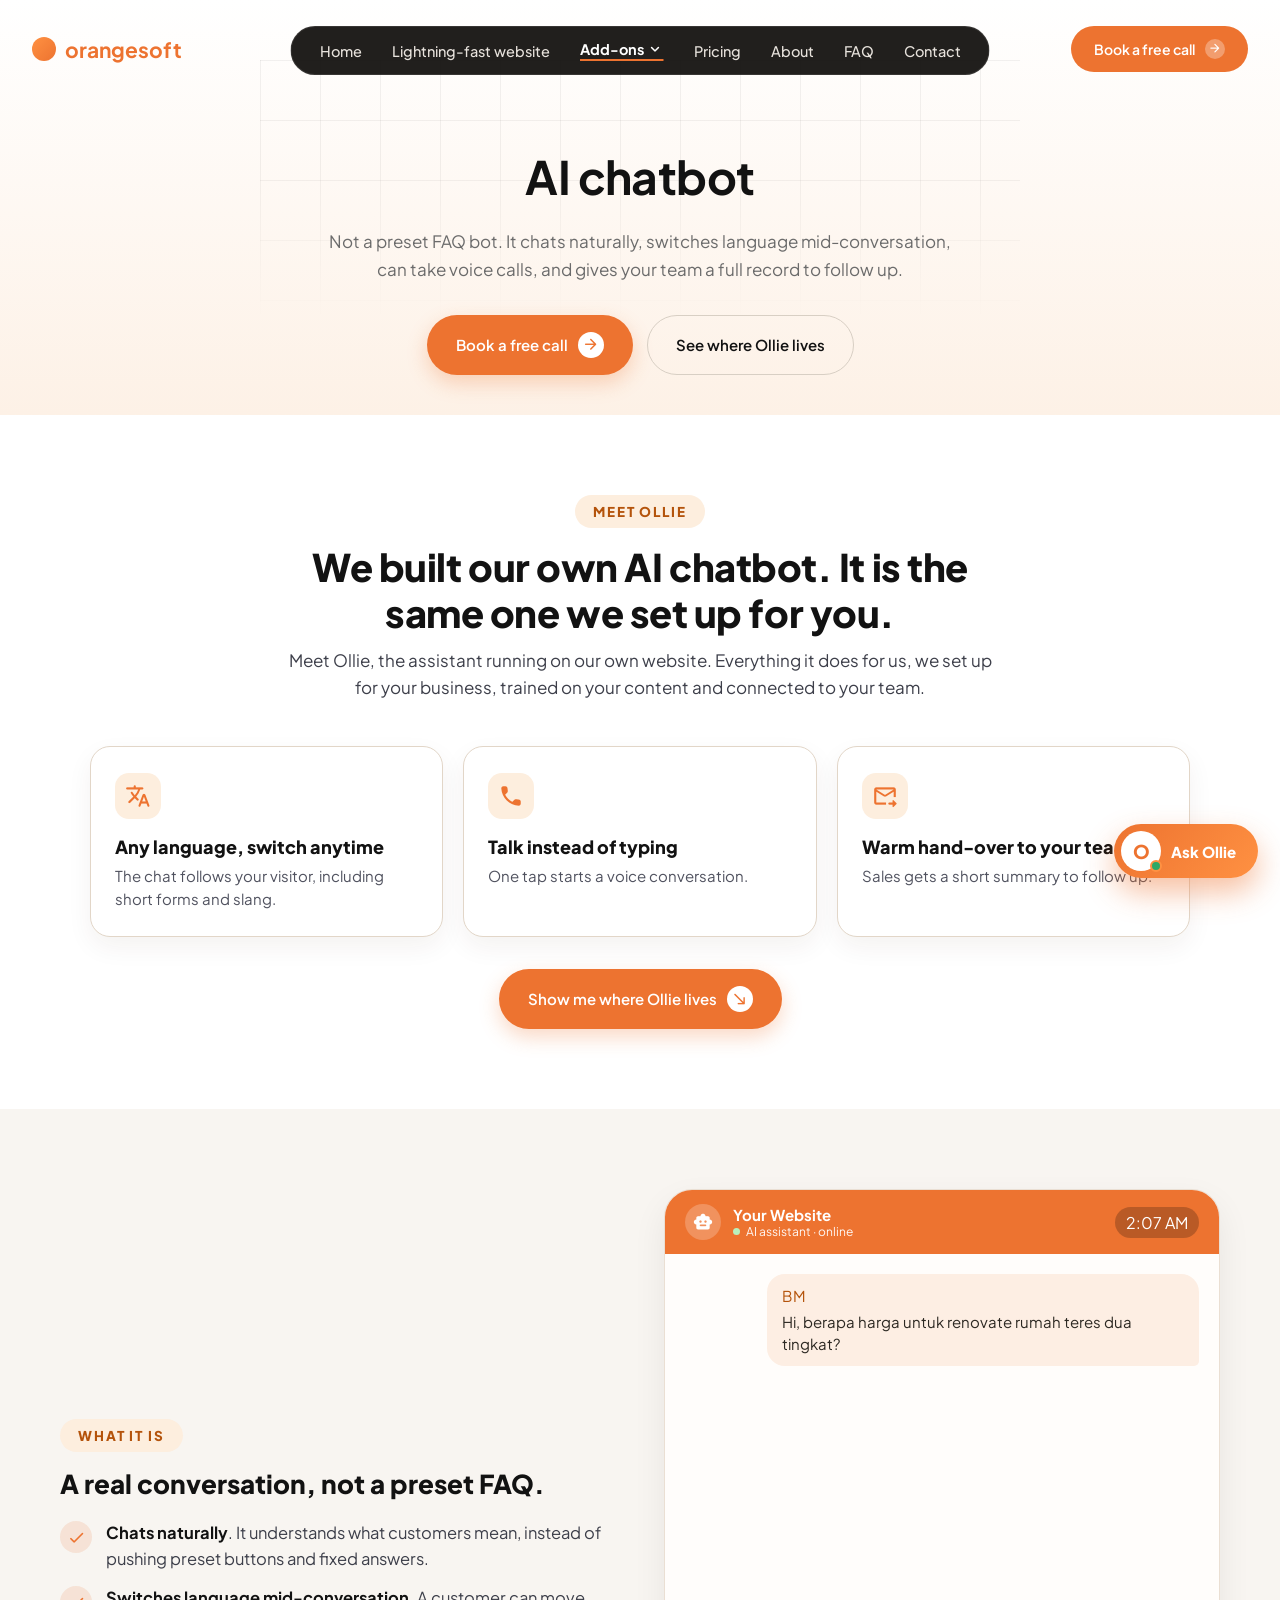
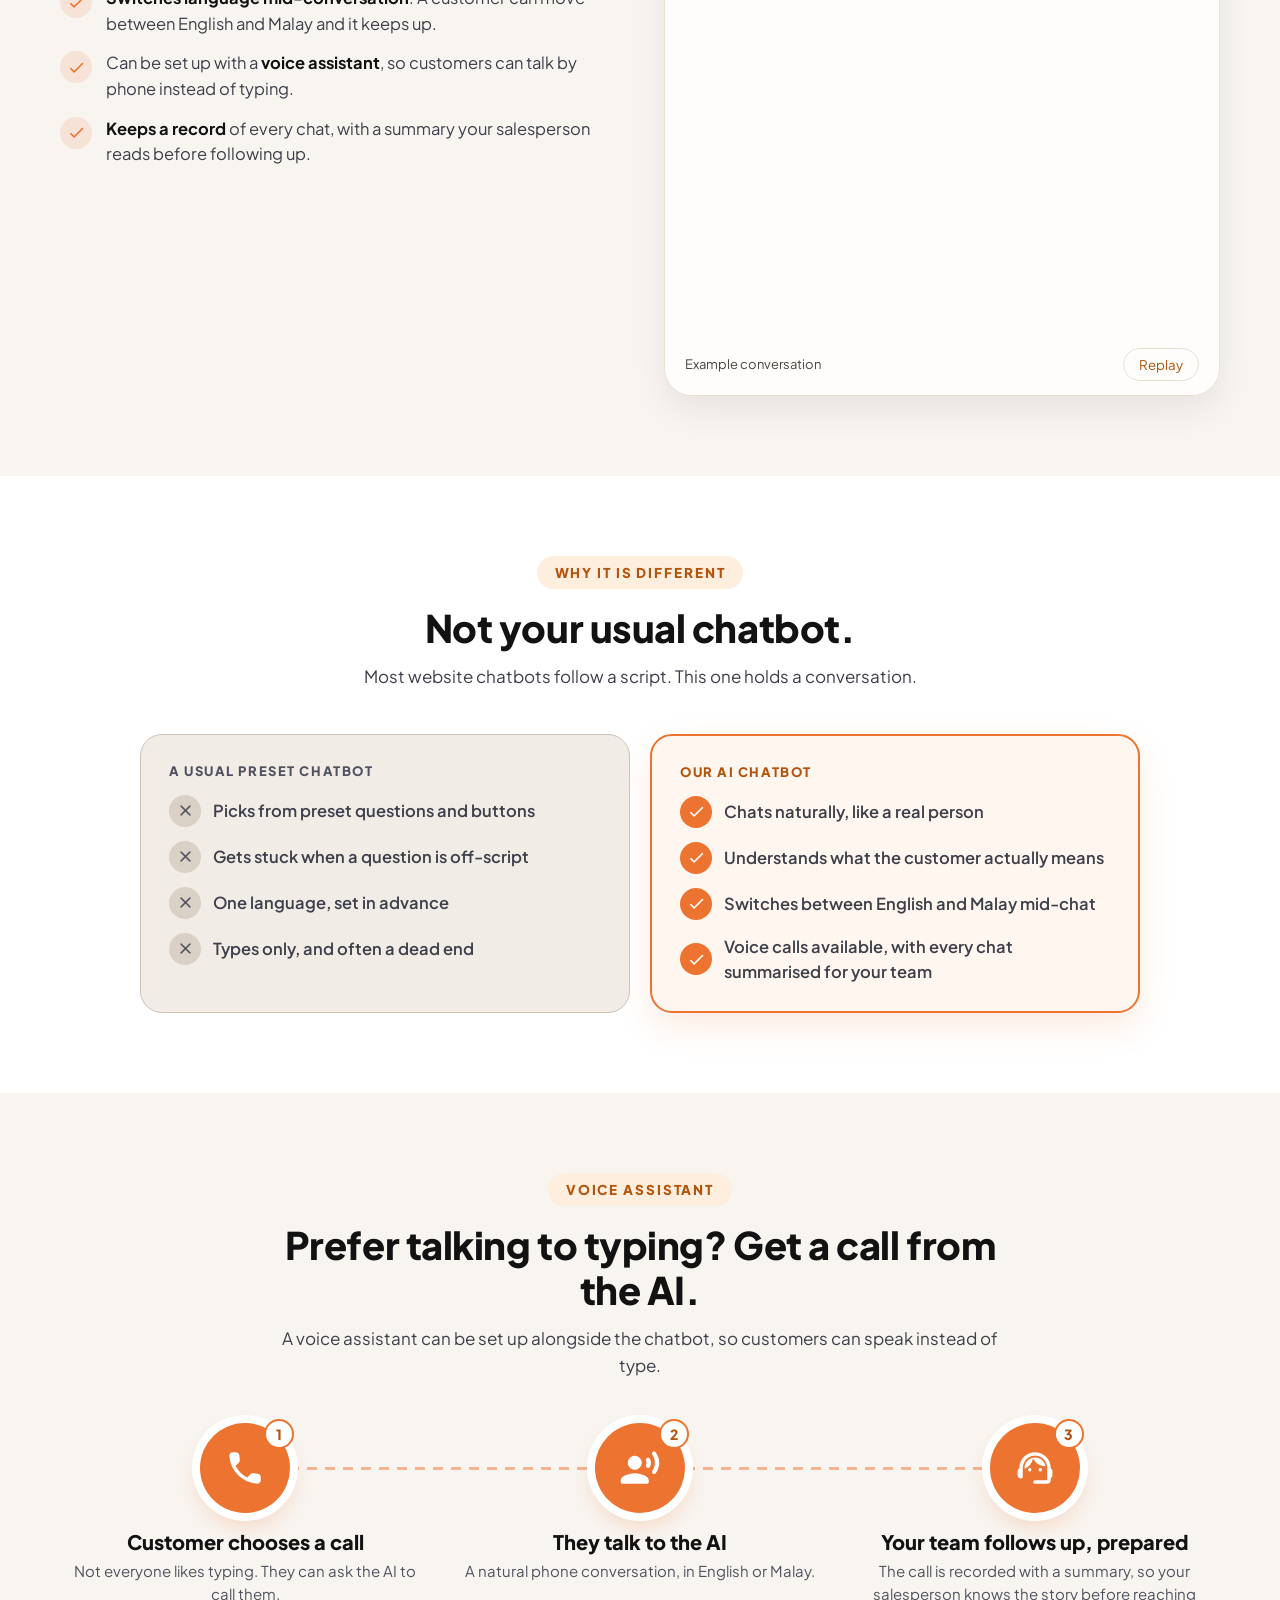
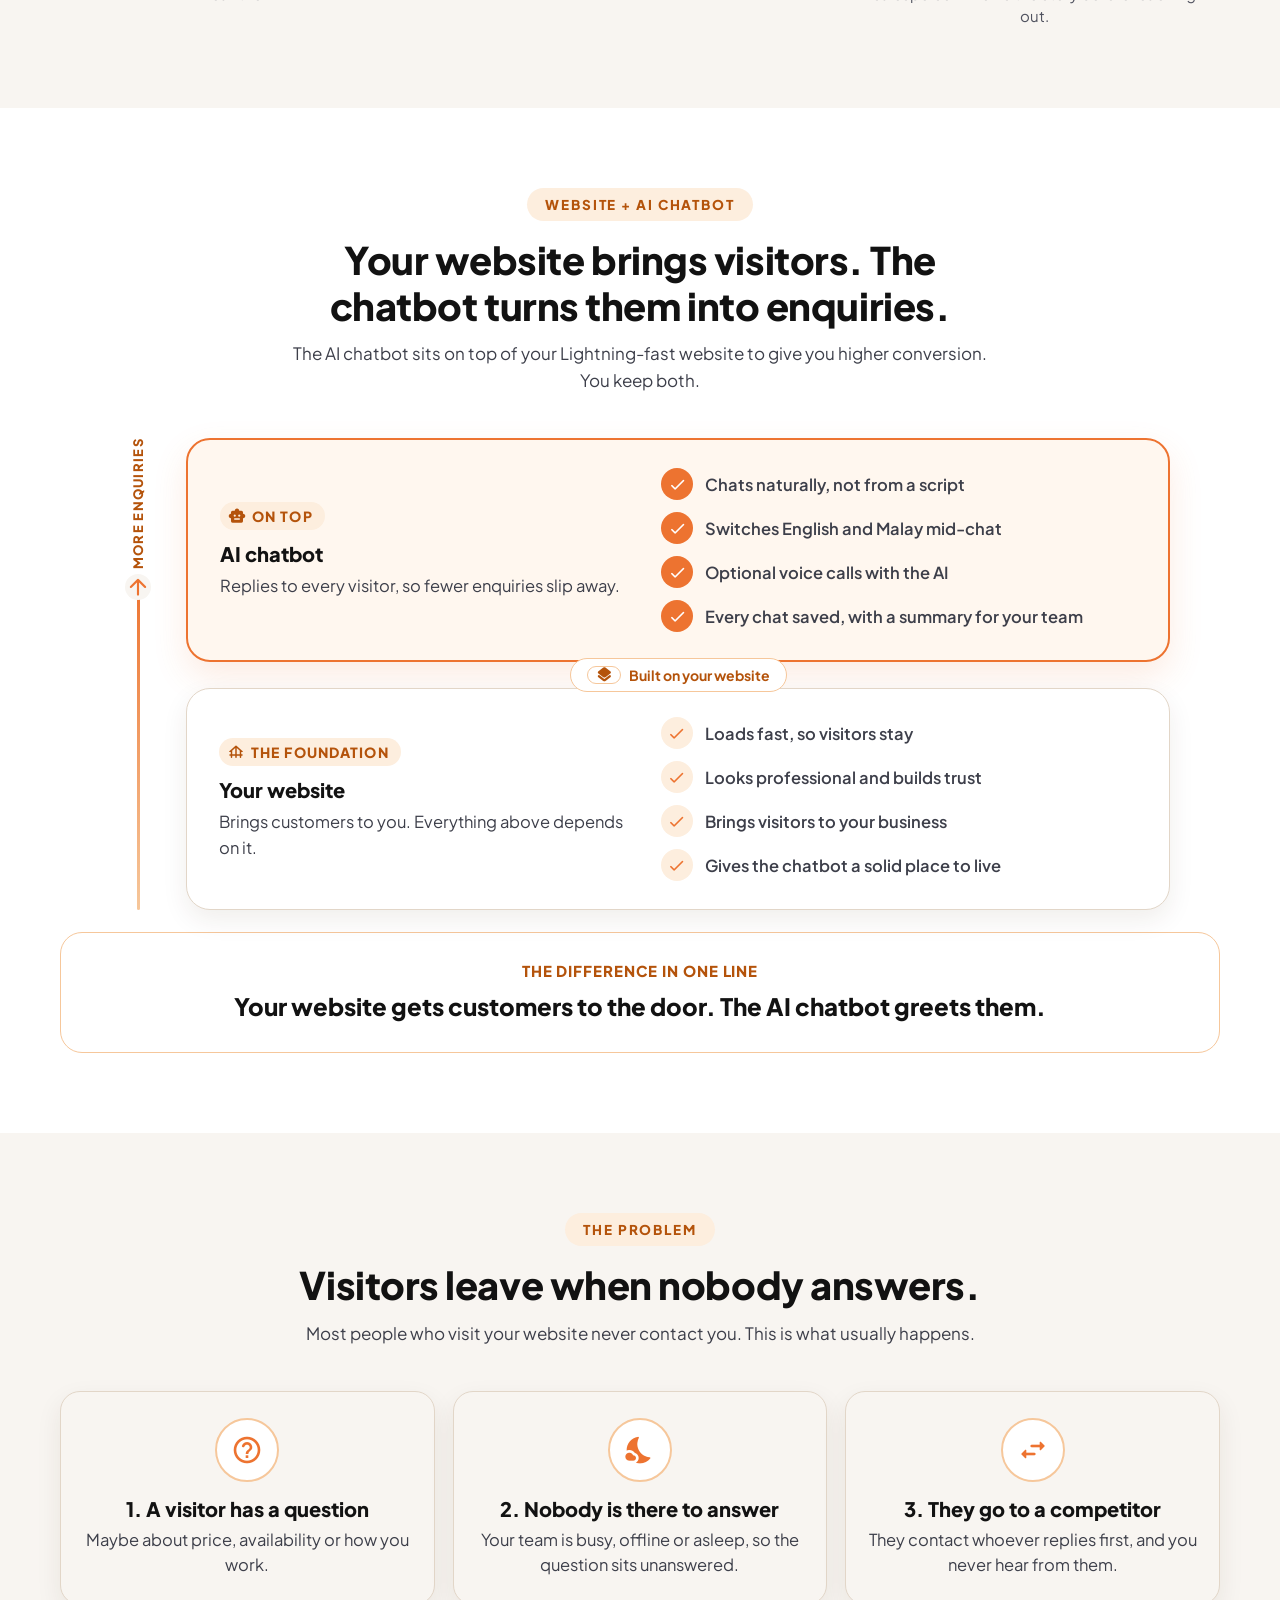
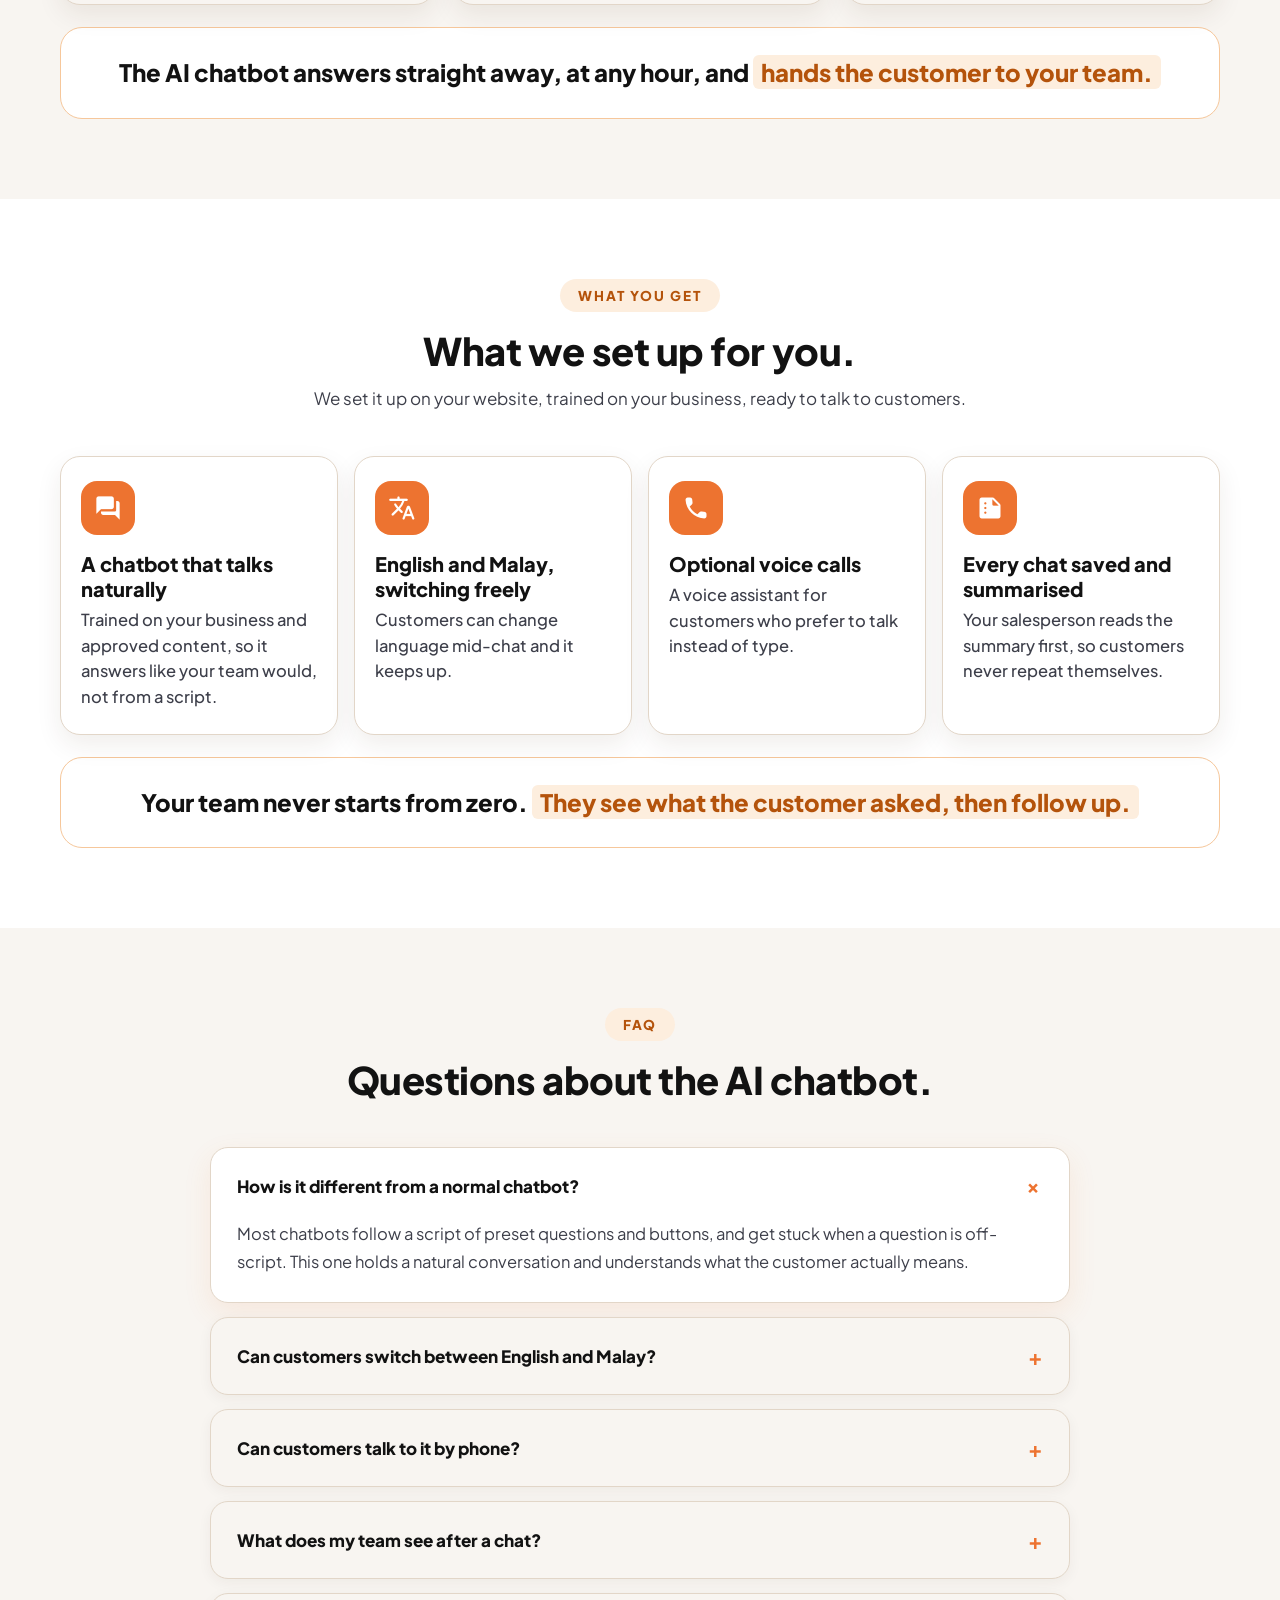
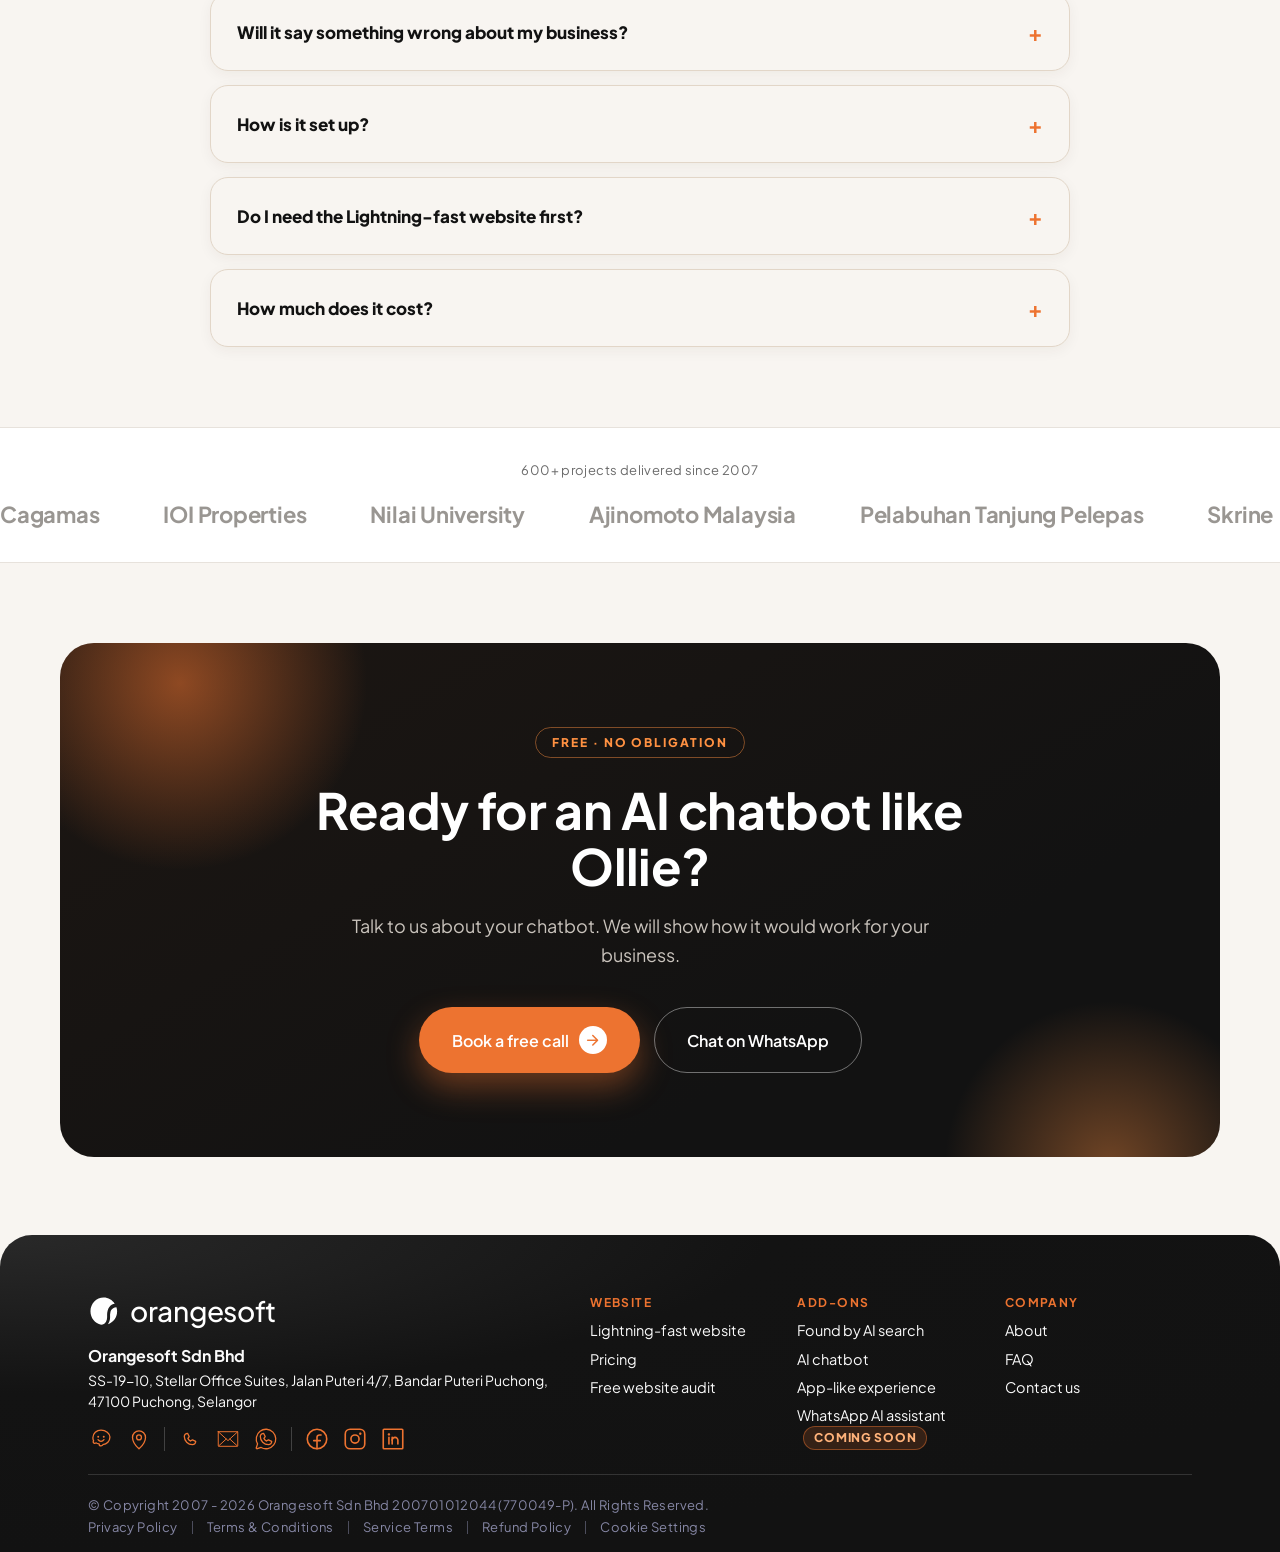
<file: ai-chatbot-page.html>
<!DOCTYPE html>
<html lang="en">
<head>
<link rel="preconnect" href="https://fonts.googleapis.com">
<link rel="preconnect" href="https://fonts.gstatic.com" crossorigin>
<link href="https://fonts.googleapis.com/css2?family=Plus+Jakarta+Sans:wght@400;500;600;700;800&display=swap" rel="stylesheet">
<link rel="preconnect" href="https://fonts.googleapis.com"><link href="https://fonts.googleapis.com/icon?family=Material+Icons+Round" rel="stylesheet">
<meta name="viewport" content="width=device-width, initial-scale=1">
<meta charset="UTF-8">
<title>AI chatbot — Mockup</title>
<meta name="description" content="An AI chatbot that chats naturally in BM and English, takes calls, and hands off to your team with a summary.">
<link rel="stylesheet" href="assets/css/orangesoft.css">
<style>

  :root{
    --orange:#ed7330;
    --orange-dark:#c9631d;
    --orange-light:#ff9142;
    --dark:#121212;
    --cream:#f8f5f1;
    --gray:#6b6b6b;
    --border:#e7e2dc;
  }
  *{box-sizing:border-box;margin:0;padding:0;}
  body{font-family:"Plus Jakarta Sans",-apple-system,BlinkMacSystemFont,"Segoe UI",Roboto,Helvetica,Arial,sans-serif;background:#fff;}
  .label-row{text-align:center;padding:18px 0 6px;font-size:12px;letter-spacing:.12em;text-transform:uppercase;color:var(--gray);font-weight:700;}
  a{color:inherit;}

  /* ---------- HEADER / NAV (shared component) ---------- */
  .site-header{position:absolute;top:0;left:0;right:0;z-index:20;padding:26px 32px;display:flex;align-items:center;justify-content:space-between;}
  .site-logo{display:flex;align-items:center;gap:9px;font-size:21px;font-weight:700;color:var(--orange);text-decoration:none;}
  .site-logo .logo-dot{width:24px;height:24px;border-radius:50%;background:linear-gradient(135deg,var(--orange-light),var(--orange));flex-shrink:0;}
  .nav-pill{position:absolute;left:50%;top:26px;transform:translateX(-50%);display:flex;align-items:center;gap:30px;background:rgba(15,12,10,.92);border:1px solid rgba(255,255,255,.1);padding:13px 28px;border-radius:999px;}
  .nav-pill a{color:#e7e2dc;font-size:14.5px;font-weight:500;text-decoration:none;white-space:nowrap;}
  .nav-pill a:hover{color:#fff;}
  .nav-menu-btn{width:44px;height:44px;border-radius:50%;border:1px solid var(--border);background:#fff;display:none;align-items:center;justify-content:center;color:#121212;}
  @media (max-width:900px){ .nav-pill{display:none;} .nav-menu-btn{display:flex;} }
  .header-right{display:flex;align-items:center;gap:14px;}
  .header-cta{display:inline-flex;align-items:center;gap:8px;background:var(--orange);color:#fff;font-size:14px;font-weight:700;padding:11px 20px;border-radius:999px;text-decoration:none;white-space:nowrap;}
  .header-cta:hover{background:var(--orange-dark);}
  .header-cta .arrow{display:inline-flex;align-items:center;justify-content:center;width:20px;height:20px;border-radius:50%;background:rgba(255,255,255,.3);font-size:11px;}
  @media (max-width:480px){ .header-cta{padding:9px 14px;font-size:13px;} .header-cta .arrow{display:none;} }

  /* ---------- PAGE HERO ---------- */
  .page-hero{
    position:relative;
    padding:150px 24px 70px;
    text-align:center;
    background:linear-gradient(180deg,#fff 0%,#fdf1e6 100%);
    overflow:hidden;
  }
  .grid-overlay{
    position:absolute;top:60px;left:50%;transform:translateX(-50%);
    width:760px;max-width:90%;height:260px;
    background-image:
      linear-gradient(to right, rgba(0,0,0,.05) 1px, transparent 1px),
      linear-gradient(to bottom, rgba(0,0,0,.05) 1px, transparent 1px);
    background-size:60px 60px;
    mask-image:linear-gradient(to bottom, black 40%, transparent 100%);
    pointer-events:none;
  }
  .page-hero-inner{position:relative;max-width:760px;margin:0 auto;}
  .page-hero h1{font-size:44px;font-weight:800;color:#121212;line-height:1.2;margin-bottom:24px;}
  .page-hero p{font-size:17px;line-height:1.65;color:var(--gray);max-width:640px;margin:0 auto;}

  .btn{display:inline-flex;align-items:center;gap:10px;padding:16px 28px;border-radius:999px;font-size:15px;font-weight:600;text-decoration:none;border:1px solid transparent;}
  .btn-primary{background:var(--orange);color:#fff;}
  .btn-primary .arrow{display:inline-flex;align-items:center;justify-content:center;width:26px;height:26px;border-radius:50%;background:#fff;color:var(--orange);font-size:14px;}
  .btn-outline{background:transparent;color:#121212;border:1px solid #d8cfc4;}
  .cta-row-center{display:flex;gap:14px;justify-content:center;flex-wrap:wrap;}
  /* ---------- LIVE DEMO SECTION ---------- */
  .demo-section{
    padding:80px 24px;
    background:linear-gradient(180deg,#fdf1e6 0%,#fbe4cf 100%);
  }
  .demo-section .section-header{max-width:680px;margin:0 auto 50px;text-align:center;}
  .demo-section .section-heading{font-size:34px;font-weight:800;color:#121212;margin-bottom:16px;line-height:1.2;}
  .demo-section .section-desc{font-size:16px;line-height:1.6;color:#5a5248;}
  .demo-wrap{max-width:1000px;margin:0 auto;}
  .demo-vs{
    text-align:center;font-size:13px;font-weight:800;letter-spacing:.08em;
    text-transform:uppercase;color:var(--orange-dark);margin-bottom:22px;
  }
  .demo-run{text-align:center;margin-bottom:36px;}
  .demo-run .btn{background:#161311;color:#fff;}
  .demo-grid{display:grid;grid-template-columns:1fr 1fr;gap:22px;}
  @media (max-width:800px){ .demo-grid{grid-template-columns:1fr;} }
  .demo-card{border:1px solid var(--border);border-radius:22px;padding:0;overflow:hidden;background:#fff;}
  .demo-head{display:flex;align-items:center;justify-content:space-between;gap:10px;padding:22px 24px;}
  .demo-head .d-label{font-size:16px;font-weight:700;color:#121212;}
  .demo-url{font-family:ui-monospace,Menlo,monospace;font-size:12px;color:#6b6b6b;border:1px solid var(--border);border-radius:8px;padding:8px 12px;max-width:220px;white-space:nowrap;overflow:hidden;text-overflow:ellipsis;}
  .demo-body{background:#f2efeb;padding:22px 24px 26px;}
  .demo-progress{height:8px;border-radius:4px;background:#e7e2dc;margin-bottom:10px;overflow:hidden;}
  .demo-progress span{display:block;height:100%;width:0%;background:var(--orange);}
  .demo-timer{font-family:ui-monospace,Menlo,monospace;font-size:13px;font-weight:700;color:#50525f;margin-bottom:16px;}
  .demo-preview{
    height:260px;border-radius:14px;background:#f8f5f1;border:1px dashed var(--border);
    display:flex;flex-direction:column;align-items:center;justify-content:center;gap:12px;color:#a89f94;
  }
  .demo-preview .play-icon{width:52px;height:52px;border-radius:50%;background:#fff;box-shadow:0 6px 16px rgba(0,0,0,.08);display:flex;align-items:center;justify-content:center;color:#b9b2a9;}

  /* ---------- NEW SECTIONS ---------- */
  .section-header{max-width:720px;margin:0 auto 50px;text-align:center;}
  .section-heading{font-size:36px;font-weight:800;color:#121212;margin-bottom:16px;line-height:1.2;}
  .section-desc{font-size:16.5px;line-height:1.65;color:var(--gray);}
  .eyebrow,.pill-label{display:inline-block;font-size:12px;font-weight:800;letter-spacing:.14em;color:var(--orange);margin-bottom:14px;}
  .page-hero h1{font-size:46px;}
  .explain-section{background:#fff;padding:90px 24px;}
  .explain-grid{max-width:1040px;margin:0 auto 50px;display:grid;grid-template-columns:1fr auto 1fr auto 1fr;gap:16px;align-items:center;}
  @media (max-width:860px){ .explain-grid{grid-template-columns:1fr;} .explain-arrow{transform:rotate(90deg);text-align:center;} }
  .explain-step{background:var(--cream);border:1px solid var(--border);border-radius:22px;padding:28px 24px;height:100%;}
  .ex-num,.proc-num{width:38px;height:38px;border-radius:50%;background:var(--orange);color:#fff;font-weight:800;display:flex;align-items:center;justify-content:center;margin-bottom:16px;}
  .explain-step h3,.proc-card h3{font-size:18px;font-weight:700;color:#121212;margin-bottom:8px;}
  .explain-step p,.proc-card p{font-size:14.5px;line-height:1.55;color:var(--gray);}
  .explain-arrow{font-size:26px;color:var(--orange);font-weight:700;}
  .explain-visual{max-width:760px;margin:0 auto;text-align:center;}
  .explain-visual img{max-width:100%;height:auto;}
  .outcomes-section{background:var(--cream);padding:90px 24px;}
  .outcome-grid{max-width:1160px;margin:0 auto 40px;display:grid;grid-template-columns:repeat(4,1fr);gap:20px;}
  @media (max-width:1000px){ .outcome-grid{grid-template-columns:repeat(2,1fr);} }
  @media (max-width:560px){ .outcome-grid{grid-template-columns:1fr;} }
  .outcome-card{background:#fff;border:1px solid var(--border);border-radius:22px;padding:30px 26px;}
  .icon-badge{width:60px;height:60px;border-radius:16px;background:linear-gradient(160deg,#fde3cd,#fbeee2);display:flex;align-items:center;justify-content:center;margin-bottom:22px;}
  .icon-badge svg{width:28px;height:28px;}
  .outcome-card h3{font-size:19px;font-weight:700;color:#121212;margin-bottom:10px;}
  .outcome-card p{font-size:14.5px;line-height:1.6;color:var(--gray);}
  .tech-details{max-width:900px;margin:0 auto;background:#fff;border:1px solid var(--border);border-radius:18px;padding:6px 24px;}
  .tech-details summary,.qa summary{cursor:pointer;font-weight:700;color:#121212;padding:16px 0;list-style:none;display:flex;justify-content:space-between;align-items:center;}
  .tech-details summary::-webkit-details-marker,.qa summary::-webkit-details-marker{display:none;}
  .tech-details summary::after,.qa summary::after{content:"+";font-size:22px;color:var(--orange);font-weight:700;}
  .tech-details[open] summary::after,.qa[open] summary::after{content:"–";}
  .tech-grid{display:grid;grid-template-columns:1fr 1fr;gap:18px 30px;padding:6px 0 20px;}
  @media (max-width:760px){ .tech-grid{grid-template-columns:1fr;} }
  .tech-grid b{display:block;font-size:14.5px;color:#121212;margin-bottom:4px;}
  .tech-grid span{font-size:14px;line-height:1.55;color:var(--gray);}
  .cms-section{background:#fff;padding:90px 24px;}
  .cms-chips{max-width:900px;margin:0 auto;display:flex;flex-wrap:wrap;justify-content:center;gap:14px;}
  .cms-chips span{font-size:17px;font-weight:700;color:#121212;background:var(--cream);border:1px solid var(--border);border-radius:999px;padding:14px 26px;}
  .process-section{background:var(--cream);padding:90px 24px;}
  .process-grid{max-width:1160px;margin:0 auto;display:grid;grid-template-columns:repeat(4,1fr);gap:20px;}
  @media (max-width:1000px){ .process-grid{grid-template-columns:repeat(2,1fr);} }
  @media (max-width:560px){ .process-grid{grid-template-columns:1fr;} }
  .proc-card{background:#fff;border:1px solid var(--border);border-radius:22px;padding:28px 24px;}
  .qa-section{background:#fff;padding:90px 24px;}
  .qa-list{max-width:820px;margin:0 auto;display:flex;flex-direction:column;gap:12px;}
  .qa{border:1px solid var(--border);border-radius:16px;padding:2px 24px;background:var(--cream);}
  .qa summary{font-size:17px;}
  .qa p{font-size:15px;line-height:1.65;color:var(--gray);padding:0 0 18px;}
  .qa a{color:var(--orange);font-weight:700;}
  .proof2-section{background:var(--cream);padding:90px 24px 70px;text-align:center;}
  .proof2-stats{max-width:960px;margin:0 auto 60px;display:grid;grid-template-columns:1fr 1fr;gap:20px;text-align:left;}
  @media (max-width:760px){ .proof2-stats{grid-template-columns:1fr;} }
  .p2-stat{background:var(--dark);border-radius:24px;padding:34px 30px;display:flex;gap:22px;align-items:center;}
  .p2-num{font-size:56px;font-weight:800;color:var(--orange-light);line-height:1;flex-shrink:0;}
  .p2-txt{font-size:16px;font-weight:700;color:#fff;line-height:1.4;}
  .p2-txt small{display:block;font-size:12px;font-weight:500;color:#8f877e;margin-top:8px;}
  .t-label{font-size:16px;color:#50525f;margin-bottom:28px;}
  .trust-logos{max-width:900px;margin:0 auto;display:flex;justify-content:center;align-items:center;gap:20px 48px;flex-wrap:wrap;}
  .trust-logos span{font-size:20px;font-weight:700;color:#2c2822;opacity:.55;}
  .final-cta{background:#fff;padding:80px 24px 90px;}
  .final-cta-inner{position:relative;max-width:1160px;margin:0 auto;border-radius:34px;padding:84px 32px;text-align:center;overflow:hidden;background:linear-gradient(150deg,#1c1612 0%,#121212 70%);}
  .fc-orb{position:absolute;border-radius:50%;pointer-events:none;}
  .fc-orb-1{width:520px;height:520px;left:-140px;top:-220px;background:radial-gradient(closest-side,rgba(237,115,48,.55),transparent 72%);}
  .fc-orb-2{width:460px;height:460px;right:-120px;bottom:-240px;background:radial-gradient(closest-side,rgba(255,145,66,.40),transparent 72%);}
  .fc-content{position:relative;z-index:1;max-width:760px;margin:0 auto;}
  .fc-eyebrow{display:inline-block;font-size:12px;font-weight:800;letter-spacing:.16em;color:var(--orange-light);border:1px solid rgba(255,145,66,.45);border-radius:999px;padding:7px 16px;margin-bottom:24px;}
  .final-cta h2{font-size:48px;line-height:1.12;font-weight:800;color:#fff;margin-bottom:18px;}
  .final-cta p{font-size:18px;line-height:1.6;color:#c9c3bc;margin-bottom:38px;}
  .fc-btn{padding:18px 32px;font-size:16px;box-shadow:0 14px 32px rgba(237,115,48,.4);}
  .fc-link{display:inline-block;margin-top:22px;font-size:15px;font-weight:600;color:#c9c3bc;text-decoration:none;}
  .fc-link:hover{color:#fff;text-decoration:underline;}
  @media (max-width:700px){ .final-cta h2{font-size:32px;} .final-cta-inner{padding:60px 22px;} .page-hero h1{font-size:34px;} .section-heading{font-size:28px;} }

  /* ---------- FOOTER (shared) ---------- */
  .site-footer{background:#fff;padding:70px 24px 0;}
  .footer-top{max-width:1160px;margin:0 auto;display:grid;grid-template-columns:1.6fr 1fr 1fr 1fr;gap:40px;padding-bottom:56px;}
  @media (max-width:800px){ .footer-top{grid-template-columns:1fr 1fr;} }
  .footer-brand .f-logo{display:flex;align-items:center;gap:10px;font-size:26px;font-weight:700;color:var(--orange);margin-bottom:18px;}
  .footer-brand .f-logo .f-dot{width:30px;height:30px;border-radius:50%;background:var(--orange);}
  .footer-brand p{font-size:14px;line-height:1.6;color:#6b6b6b;max-width:320px;}
  .footer-col-label{font-size:14px;color:#9c9088;margin-bottom:18px;}
  .footer-col a{display:block;font-size:15px;font-weight:600;color:#121212;text-decoration:none;margin-bottom:14px;}
  .footer-social{display:flex;gap:12px;margin-top:4px;}
  .footer-social a{width:38px;height:38px;border-radius:50%;border:1px solid var(--border);display:flex;align-items:center;justify-content:center;color:#50525f;}
  .footer-watermark{background:linear-gradient(160deg,#fde3cd,#fff);overflow:hidden;padding:20px 0;}
  .footer-watermark span{display:block;text-align:center;white-space:nowrap;font-size:140px;font-weight:800;letter-spacing:-.02em;color:transparent;-webkit-text-stroke:1.5px rgba(237,115,48,.35);}
  .footer-bottom{max-width:1160px;margin:0 auto;padding:22px 0;display:flex;justify-content:space-between;align-items:center;border-top:1px solid var(--border);font-size:13px;color:#9c9088;}
  .footer-bottom a{color:#9c9088;text-decoration:none;}
  .back-to-top{
    display:flex;align-items:center;gap:10px;
  }
  .back-to-top .btt-circle{
    width:34px;height:34px;border-radius:50%;background:#161311;color:#fff;
    display:flex;align-items:center;justify-content:center;
  }
  .wa-float{position:fixed;right:22px;bottom:22px;z-index:50;display:flex;align-items:center;gap:10px;background:#25d366;color:#fff;font-weight:700;font-size:14px;padding:13px 20px;border-radius:999px;text-decoration:none;box-shadow:0 10px 24px rgba(0,0,0,.2);}
  .wa-float svg{width:20px;height:20px;}

  /* ---------- SOLID PASS ---------- */
  .explain-section,.outcomes-section,.process-section,.qa-section{padding:64px 24px;}
  .proof2-section{padding:56px 24px 56px;}
  .section-header{margin-bottom:34px;}
  .page-hero{padding-bottom:40px;}
  .statbar{background:var(--dark);padding:0 24px;}
  .statbar-inner{max-width:1160px;margin:0 auto;display:grid;grid-template-columns:repeat(3,1fr);}
  .sb{padding:34px 28px;border-left:1px solid #2a2420;}
  .sb:first-child{border-left:0;}
  .sb b{display:block;font-size:52px;font-weight:800;color:var(--orange-light);line-height:1;margin-bottom:10px;}
  .sb span{display:block;font-size:15.5px;font-weight:600;color:#fff;line-height:1.4;}
  .sb small{display:block;font-size:12px;color:#8f877e;margin-top:8px;}
  @media (max-width:760px){ .statbar-inner{grid-template-columns:1fr;} .sb{border-left:0;border-top:1px solid #2a2420;} .sb:first-child{border-top:0;} }
  .cmp{max-width:1040px;margin:0 auto 36px;display:grid;grid-template-columns:1fr 1fr;gap:20px;}
  @media (max-width:760px){ .cmp{grid-template-columns:1fr;} }
  .cmp-col{border-radius:24px;padding:32px 30px;}
  .cmp-old{background:var(--cream);border:1px solid var(--border);}
  .cmp-new{background:var(--dark);box-shadow:0 24px 50px rgba(11,9,8,.25);}
  .cmp-tag{font-size:12px;font-weight:800;letter-spacing:.14em;margin-bottom:20px;color:var(--gray);}
  .cmp-new .cmp-tag{color:var(--orange-light);}
  .cmp ul{list-style:none;display:flex;flex-direction:column;gap:16px;}
  .cmp li{display:flex;gap:14px;align-items:flex-start;font-size:16px;font-weight:600;line-height:1.45;color:#3a352f;}
  .cmp-new li{color:#fff;}
  .cmp li i{font-style:normal;flex-shrink:0;width:26px;height:26px;border-radius:50%;display:flex;align-items:center;justify-content:center;font-size:13px;font-weight:800;background:#ece6df;color:#9a9188;}
  .cmp-new li i{background:var(--orange);color:#fff;}
  .outcome-card{background:var(--dark);border:0;border-radius:22px;padding:30px 26px;}
  .oc-big{font-size:30px;font-weight:800;color:var(--orange-light);margin-bottom:14px;line-height:1;}
  .outcome-card h3{color:#fff;}
  .outcome-card p{color:#b9b2aa;}
  .cms-row{max-width:1060px;margin:34px auto 0;display:flex;align-items:center;gap:20px;flex-wrap:wrap;justify-content:center;background:#fff;border:1px solid var(--border);border-radius:22px;padding:20px 26px;}
  .cms-label{font-size:12px;font-weight:800;letter-spacing:.14em;color:var(--orange);}
  .cms-row .cms-chips{gap:10px;}
  .cms-row .cms-chips span{font-size:15px;padding:10px 20px;}
  .final-cta{padding:56px 24px 72px;}

  .hero-split{max-width:1160px;display:grid;grid-template-columns:1.05fr .95fr;gap:40px;align-items:center;text-align:left;}
  .hero-split h1{font-size:44px;}
  .hero-btns{display:flex;gap:14px;flex-wrap:wrap;margin-top:32px;}
  .hero-img img{width:100%;height:auto;display:block;filter:drop-shadow(0 24px 40px rgba(201,99,29,.18));}
  @media (max-width:900px){ .hero-split{grid-template-columns:1fr;text-align:center;} .hero-btns{justify-content:center;} .hero-split h1{font-size:34px;} }

  .bf-grid{max-width:1160px;margin:0 auto;display:grid;grid-template-columns:repeat(3,1fr);gap:20px;}
  .bf-card{background:#fff;border:1px solid var(--border);border-radius:24px;padding:32px 28px;}
  .bf-wide{grid-column:span 2;}
  .bf-dark{background:var(--dark);border-color:var(--dark);}
  .bf-icon{width:52px;height:52px;border-radius:14px;background:linear-gradient(160deg,#fde3cd,#fbeee2);color:var(--orange);display:flex;align-items:center;justify-content:center;margin-bottom:20px;}
  .bf-dark .bf-icon{background:rgba(237,115,48,.18);color:var(--orange-light);}
  .bf-icon svg{width:26px;height:26px;}
  .bf-tag{font-size:12px;font-weight:800;letter-spacing:.14em;color:var(--orange);margin-bottom:10px;}
  .bf-card h3{font-size:22px;font-weight:800;line-height:1.25;color:#121212;margin-bottom:10px;}
  .bf-card p{font-size:15px;line-height:1.6;color:var(--gray);}
  .bf-dark .bf-tag{color:var(--orange-light);} .bf-dark h3{color:#fff;} .bf-dark p{color:#b9b2aa;}
  @media (max-width:900px){ .bf-grid{grid-template-columns:1fr 1fr;} }
  @media (max-width:600px){ .bf-grid{grid-template-columns:1fr;} .bf-wide{grid-column:auto;} }

  .sb-lead{max-width:1160px;margin:0 auto;padding:30px 28px 0;font-size:12px;font-weight:800;letter-spacing:.16em;color:var(--orange-light);}
  .statbar-inner .sb{padding-top:22px;}
  .cmp-h{font-size:24px;font-weight:800;line-height:1.25;margin-bottom:12px;color:#121212;}
  .cmp-new .cmp-h{color:#fff;}
  .cmp-p{font-size:16px;line-height:1.65;color:#5a544d;}
  .cmp-new .cmp-p{color:#c9c3bc;}
  .explain-note{max-width:760px;margin:0 auto;text-align:center;font-size:17px;line-height:1.6;color:#50525f;}
  .explain-note b{color:var(--orange);}
  .bg-grid{max-width:1160px;margin:0 auto 20px;display:grid;grid-template-columns:1fr 1fr;gap:20px;}
  @media (max-width:860px){ .bg-grid{grid-template-columns:1fr;} }
  .bg-card{background:#fff;border:1px solid var(--border);border-radius:24px;padding:32px 30px;}
  .bg-title{display:flex;align-items:center;gap:12px;font-size:24px;font-weight:800;color:#121212;margin-bottom:8px;}
  .bg-ic{width:44px;height:44px;border-radius:12px;background:linear-gradient(160deg,#fde3cd,#fbeee2);display:flex;align-items:center;justify-content:center;font-size:20px;}
  .bg-item{padding:20px 0;border-top:1px solid var(--border);}
  .bg-title+.bg-item{margin-top:14px;}
  .bg-tag{font-size:11.5px;font-weight:800;letter-spacing:.14em;color:var(--orange);margin-bottom:6px;}
  .bg-item h4{font-size:18px;font-weight:800;color:#121212;margin-bottom:6px;}
  .bg-item p{font-size:14.5px;line-height:1.6;color:var(--gray);}
  .bg-strip{max-width:1160px;margin:0 auto;background:var(--dark);border-radius:24px;padding:30px 34px;display:grid;grid-template-columns:1fr 1.4fr;gap:30px;align-items:center;}
  @media (max-width:860px){ .bg-strip{grid-template-columns:1fr;} }
  .bg-strip h4{font-size:24px;font-weight:800;color:#fff;}
  .bg-strip .bg-tag{color:var(--orange-light);}
  .bg-strip p{font-size:15.5px;line-height:1.6;color:#c9c3bc;}

  /* ---------- CLEAR LAYOUT PASS ---------- */
  .step-section{padding:72px 24px;}
  .bg-white{background:#fff;} .bg-cream{background:var(--cream);}
  .step-tag{display:inline-block;font-size:12px;font-weight:800;letter-spacing:.14em;color:var(--orange);background:#fdeede;border-radius:999px;padding:7px 16px;margin-bottom:16px;}
  .stat-panel{background:var(--dark);border-radius:28px;max-width:1060px;margin:0 auto;overflow:hidden;}
  .statbar{display:none;}
  .flow{max-width:1040px;margin:0 auto 36px;display:grid;grid-template-columns:1fr auto 1fr auto 1fr;gap:14px;align-items:stretch;}
  @media (max-width:860px){ .flow{grid-template-columns:1fr;} .flow-arrow{transform:rotate(90deg);text-align:center;} }
  .flow-card{background:#fff;border:1px solid var(--border);border-radius:22px;padding:26px 24px;}
  .flow-n{width:36px;height:36px;border-radius:50%;background:var(--orange);color:#fff;font-weight:800;display:flex;align-items:center;justify-content:center;margin-bottom:14px;}
  .flow-card h3{font-size:18px;font-weight:700;color:#121212;margin-bottom:8px;}
  .flow-card p{font-size:14.5px;line-height:1.55;color:var(--gray);}
  .flow-arrow{align-self:center;font-size:26px;font-weight:700;color:var(--orange);}
  .jargon{max-width:720px;margin:30px auto 0;text-align:center;font-size:15.5px;color:#5a5248;background:#fff;border:1px dashed #e0b793;border-radius:14px;padding:14px 20px;}
  .jargon b{color:var(--orange-dark);}
  .grp-grid{max-width:1160px;margin:0 auto;display:grid;grid-template-columns:repeat(3,1fr);gap:20px;align-items:stretch;}
  @media (max-width:980px){ .grp-grid{grid-template-columns:1fr;} }
  .grp{background:var(--cream);border:1px solid var(--border);border-radius:26px;padding:28px 26px;}
  .grp-dark{background:var(--dark);border-color:var(--dark);}
  .grp-head{display:flex;align-items:center;gap:12px;font-size:20px;font-weight:800;color:#121212;margin-bottom:22px;}
  .grp-head span{width:34px;height:34px;border-radius:50%;background:var(--orange);color:#fff;font-size:15px;display:flex;align-items:center;justify-content:center;}
  .grp-dark .grp-head{color:#fff;}
  .grp ul{list-style:none;display:flex;flex-direction:column;gap:20px;}
  .grp li{display:flex;gap:14px;align-items:flex-start;}
  .gi{flex-shrink:0;width:40px;height:40px;border-radius:12px;background:#fff;color:var(--orange);display:flex;align-items:center;justify-content:center;border:1px solid var(--border);}
  .gi svg{width:20px;height:20px;}
  .grp-dark .gi{background:rgba(237,115,48,.18);border-color:transparent;color:var(--orange-light);}
  .grp li b{display:block;font-size:16px;color:#121212;margin-bottom:4px;}
  .grp li p{font-size:14.5px;line-height:1.55;color:var(--gray);}
  .grp-dark li b{color:#fff;} .grp-dark li p{color:#b9b2aa;}
  .grp-note{margin-top:22px;font-size:14.5px;line-height:1.55;color:#d8d2ca;border-top:1px solid #2a2420;padding-top:18px;}
  .grp-link{display:inline-block;margin-top:14px;font-weight:700;color:var(--orange-light);text-decoration:none;}
  .sc{max-width:900px;margin:0 auto;display:grid;grid-template-columns:1fr 1fr;gap:20px;}
  @media (max-width:700px){ .sc{grid-template-columns:1fr;} }
  .sc-col{background:#fff;border:1px solid var(--border);border-radius:24px;padding:28px;}
  .sc-new{background:var(--dark);border-color:var(--dark);}
  .sc-tag{font-size:12px;font-weight:800;letter-spacing:.14em;color:var(--gray);margin-bottom:18px;}
  .sc-new .sc-tag{color:var(--orange-light);}
  .sc ul{list-style:none;display:flex;flex-direction:column;gap:14px;}
  .sc li{display:flex;gap:12px;align-items:center;font-size:16px;font-weight:600;color:#2c2822;}
  .sc-new li{color:#fff;}
  .sc li i{font-style:normal;width:26px;text-align:center;color:var(--orange);font-weight:800;}
  .process-section{background:#fff;} .qa-section{background:var(--cream);} .proof2-section{background:#fff;} .final-cta{background:var(--cream);}
  .qa{background:#fff;}
  .cms-row{background:var(--cream);}
  .hero-note{margin-top:18px;font-size:14px;color:#7a7168;}

  .faq2-grid{max-width:860px;margin:0 auto;display:block;}
  @media (max-width:900px){ .faq2-grid{grid-template-columns:1fr;gap:34px;} }
  .faq2-side{position:sticky;top:24px;}
  @media (max-width:900px){ .faq2-side{position:static;} }
  .faq2-side .section-heading{font-size:34px;}
  .faq2-card{margin-top:28px;background:var(--dark);border-radius:24px;padding:28px;display:flex;flex-direction:column;gap:12px;}
  .faq2-card b{color:#fff;font-size:19px;}
  .faq2-card span{color:#b9b2aa;font-size:14.5px;line-height:1.5;}
  .faq2-card .btn{justify-content:center;margin-top:6px;}
  .faq2-wa{color:var(--orange-light);font-weight:600;font-size:14.5px;text-decoration:none;}
  .faq2 .qa-list{max-width:none;margin:0;gap:14px;}
  .faq2 .qa{background:var(--cream);border:1px solid var(--border);border-radius:18px;padding:4px 26px;}
  .faq2 .qa[open]{background:#fff;border-color:var(--orange);box-shadow:0 10px 28px rgba(237,115,48,.10);}
  .faq2 .qa summary{font-size:17px;padding:20px 0;}
  .faq2 .qa-body p{font-size:15.5px;line-height:1.7;color:#50525f;padding:0 0 22px;}
  .faq2 .qa a{color:var(--orange);font-weight:700;}
  .proof2-section{background:var(--cream);} .final-cta{background:#fff;}
  .faq2-card{padding:34px 30px;gap:14px;background:linear-gradient(150deg,#1c1612,#121212);box-shadow:0 20px 44px rgba(11,9,8,.25);}
  .faq2-card b{font-size:26px;line-height:1.2;}
  .faq2-card .fc-eyebrow{align-self:flex-start;font-size:11px;margin-bottom:4px;color:var(--orange-light);}
  .faq2-card .btn{padding:16px 24px;}
  .proof2-section{background:var(--cream);}
  /* ---------- MARQUEE ---------- */
  .marquee-section{
    background:#fff;
    border-top:1px solid var(--border);
    border-bottom:1px solid var(--border);
    padding:34px 0;
    overflow:hidden;
  }
  .marquee-caption{
    text-align:center;
    font-size:13px;
    color:var(--gray);
    margin-bottom:22px;
    letter-spacing:.03em;
  }
  .marquee-track{
    display:flex;
    width:max-content;
    animation:scroll 26s linear infinite;
  }
  .marquee-track:hover{animation-play-state:paused;}
  @keyframes scroll{
    0%{transform:translateX(0);}
    100%{transform:translateX(-50%);}
  }
  .logo-set{
    display:flex;
    align-items:center;
    gap:64px;
    padding-right:64px;
  }
  .logo-chip{
    font-size:22px;
    font-weight:700;
    color:#20180f;
    opacity:.45;
    white-space:nowrap;
    letter-spacing:-.01em;
  }


  .final-cta{background:var(--cream);padding:80px 24px 90px;}
  .final-cta-inner{position:relative;max-width:1160px;margin:0 auto;border-radius:34px;padding:88px 32px;text-align:center;overflow:hidden;background:linear-gradient(150deg,#1c1612 0%,#121212 70%);}
  .fc-orb{position:absolute;border-radius:50%;pointer-events:none;}
  .fc-orb-1{width:520px;height:520px;left:-140px;top:-220px;background:radial-gradient(closest-side,rgba(237,115,48,.55),transparent 72%);}
  .fc-orb-2{width:460px;height:460px;right:-120px;bottom:-240px;background:radial-gradient(closest-side,rgba(255,145,66,.40),transparent 72%);}
  .fc-content{position:relative;z-index:1;max-width:780px;margin:0 auto;}
  .fc-eyebrow{display:inline-block;font-size:12px;font-weight:800;letter-spacing:.16em;color:var(--orange-light);border:1px solid rgba(255,145,66,.45);border-radius:999px;padding:7px 16px;margin-bottom:24px;}
  .final-cta h2{font-size:52px;line-height:1.1;font-weight:800;color:#fff;margin-bottom:20px;letter-spacing:-.01em;}
  .final-cta p{font-size:18px;line-height:1.6;color:#c9c3bc;margin:0 auto 38px;max-width:640px;}
  .fc-actions{display:flex;gap:14px;justify-content:center;flex-wrap:wrap;}
  .fc-btn{padding:18px 32px;font-size:16px;box-shadow:0 14px 32px rgba(237,115,48,.4);}
  .fc-btn-ghost{display:inline-flex;align-items:center;gap:10px;padding:18px 30px;border-radius:999px;font-size:16px;font-weight:600;text-decoration:none;color:#fff;border:1.5px solid rgba(255,255,255,.4);transition:background .15s ease,border-color .15s ease;}
  .fc-btn-ghost:hover{background:rgba(255,255,255,.1);border-color:#fff;}
  .fc-points{list-style:none;display:flex;gap:10px 28px;justify-content:center;flex-wrap:wrap;margin-top:34px;padding-top:26px;border-top:1px solid rgba(255,255,255,.12);}
  .fc-points li{font-size:14.5px;font-weight:600;color:#d8d2ca;}
  @media (max-width:700px){ .final-cta h2{font-size:34px;} .final-cta-inner{padding:60px 22px;} .final-cta p{font-size:16px;} }

  /* ===== SITE-WIDE CONSISTENCY (keep identical on every page) ===== */
  .btn{padding:16px 28px;font-size:15px;}
  .nav-pill a.nav-active{color:#fff;font-weight:700;box-shadow:inset 0 -2px 0 var(--orange);padding-bottom:3px;}
  .section-heading{font-size:36px;line-height:1.2;}
  .section-desc{font-size:16.5px;line-height:1.65;}
  .page-hero h1{font-size:46px;line-height:1.15;}
  .final-cta{padding:80px 24px 90px;}
  .final-cta-inner{position:relative;max-width:1160px;margin:0 auto;border-radius:34px;padding:84px 32px;text-align:center;overflow:hidden;background:linear-gradient(150deg,#1c1612 0%,#121212 70%);}
  .final-cta h2{font-size:50px;line-height:1.12;font-weight:800;color:#fff;margin-bottom:18px;letter-spacing:-.01em;}
  .final-cta p{font-size:18px;line-height:1.6;color:#c9c3bc;margin-bottom:38px;}
  .fc-actions{display:flex;gap:14px;justify-content:center;flex-wrap:wrap;}
  .fc-btn{padding:18px 32px;font-size:16px;}
  .fc-btn-ghost{display:inline-flex;align-items:center;gap:10px;padding:18px 30px;border-radius:999px;font-size:16px;font-weight:600;text-decoration:none;color:#fff;border:1.5px solid rgba(255,255,255,.4);}
  @media (max-width:700px){ .section-heading{font-size:28px;} .page-hero h1{font-size:34px;} .final-cta h2{font-size:34px;} .final-cta-inner{padding:60px 22px;} .final-cta p{font-size:16px;} }

  /* ===== HERO (identical layout on every sub-page: copy left, visual right) ===== */
  .page-hero-inner.hero-split{max-width:1160px;margin:0 auto;display:grid;grid-template-columns:1.05fr .95fr;gap:40px;align-items:center;text-align:left !important;}
  .page-hero-inner.hero-split .hero-btns{justify-content:flex-start;}
  .page-hero-inner.hero-split .hero-copy p{margin-left:0;margin-right:0;}
  .hero-btns{display:flex;gap:14px;flex-wrap:wrap;margin-top:32px;}
  @media (max-width:900px){ .page-hero-inner.hero-split{grid-template-columns:1fr;gap:30px;text-align:left !important;} }
    /* stat panel identical to homepage */
  .stat-panel{position:relative;max-width:1160px;margin:0 auto 80px;background:var(--dark);border-radius:30px;padding:56px 40px;overflow:hidden;}
    .stat-glow{position:absolute;inset:0;background:radial-gradient(45% 80% at 20% 0%,rgba(237,115,48,.30),transparent 70%),radial-gradient(40% 70% at 95% 100%,rgba(255,145,66,.18),transparent 70%);pointer-events:none;}
    .stat-cols{position:relative;z-index:1;display:grid;grid-template-columns:repeat(3,1fr);}
    @media (max-width:800px){ .stat-cols{grid-template-columns:1fr;} .stat-col{border-left:none !important;border-top:1px solid rgba(255,255,255,.12);padding:32px 0 !important;} .stat-col:first-child{border-top:none;padding-top:0 !important;} }
    .stat-col{padding:6px 36px;border-left:1px solid rgba(255,255,255,.12);text-align:left;}
    .stat-col:first-child{border-left:none;padding-left:0;}
    .stat-big{font-size:76px;font-weight:800;line-height:1;color:var(--orange-light);margin-bottom:16px;letter-spacing:-.02em;font-variant-numeric:tabular-nums;}
    .stat-head{font-size:20px;font-weight:800;color:#fff;margin-bottom:6px;}
    .stat-sub{font-size:15px;color:#c9c3bc;line-height:1.45;margin-bottom:14px;}
    .stat-src{font-size:12px;color:#8f877e;}
  
  .step-section .stat-panel{margin-bottom:0;}

  /* centered text-only inner-page hero */
  .page-hero-inner.hero-split{display:block;max-width:820px;margin:0 auto;text-align:center !important;}
  .page-hero-inner.hero-split .hero-btns{justify-content:center;}
  .page-hero-inner.hero-split .hero-copy p{margin-left:auto;margin-right:auto;}
  .page-hero-inner.hero-split .hero-copy>*{margin-left:auto;margin-right:auto;}
  .page-hero-inner.hero-split .jump{justify-content:center;}
  .hero-extra{margin:36px auto 0;max-width:620px;text-align:left;}
  @media (max-width:900px){ .page-hero-inner.hero-split{text-align:center !important;} }

  .bt-grid{max-width:1160px;margin:0 auto;display:grid;grid-template-columns:repeat(4,1fr);gap:16px;}
  .bt{background:var(--cream);border:1px solid var(--border);border-radius:20px;padding:24px 22px;display:flex;flex-direction:column;gap:6px;text-decoration:none;color:inherit;}
  .bt .gi{background:rgba(237,115,48,.12);border-color:transparent;margin-bottom:8px;}
  .bt b{font-size:17px;color:#121212;}
  .bt p{font-size:14px;line-height:1.5;color:var(--gray);margin:0;}
  .bt-cta{background:var(--dark);border-color:var(--dark);justify-content:center;}
  .bt-cta b{color:#fff;font-size:18px;} .bt-cta p{color:#b9b2a9;}
  .bt-cta span{color:var(--orange-light);font-weight:700;font-size:14.5px;margin-top:10px;}
  @media (max-width:1000px){.bt-grid{grid-template-columns:repeat(2,1fr);}}
  @media (max-width:520px){.bt-grid{grid-template-columns:1fr;}}
  .flow-card p{font-size:14.5px;}
  .demo-section{background:var(--cream);}
  .demo-section .demo-card{background:#fff;}

  /* ---- professional footer ---- */
  .site-footer{background:#121212;padding:0;color:#b9b2aa;}
  .site-footer .sf-inner{max-width:1160px;margin:0 auto;padding:64px 24px 28px;}
  .sf-top{display:grid;grid-template-columns:1.5fr 1fr 1fr 1.4fr;gap:40px;padding-bottom:44px;border-bottom:1px solid #2a2420;}
  .sf-logo{display:inline-flex;align-items:center;gap:10px;font-size:24px;font-weight:800;color:#fff;text-decoration:none;letter-spacing:-.01em;}
  .sf-dot{width:14px;height:14px;border-radius:50%;background:var(--orange);display:inline-block;}
  .sf-brand p{font-size:14.5px;line-height:1.65;margin:16px 0 20px;max-width:300px;color:#b9b2aa;}
  .sf-social{display:flex;gap:10px;}
  .sf-social a{width:38px;height:38px;border-radius:50%;border:1px solid #3a322b;display:flex;align-items:center;justify-content:center;color:#d8d2ca;transition:all .2s;}
  .sf-social a:hover{background:var(--orange);border-color:var(--orange);color:#fff;}
  .sf-col{display:flex;flex-direction:column;gap:11px;}
  .sf-h{font-size:12px;font-weight:800;letter-spacing:.14em;text-transform:uppercase;color:#fff;margin-bottom:6px;}
  .sf-col a{font-size:14.5px;color:#b9b2aa;text-decoration:none;transition:color .15s;}
  .sf-col a:hover{color:var(--orange-light);}
  .sf-contact span{font-size:14px;line-height:1.6;color:#8f877e;margin-top:4px;}
  .sf-bottom{display:flex;justify-content:space-between;align-items:center;gap:16px;flex-wrap:wrap;padding-top:24px;font-size:13px;color:#8f877e;}
  .sf-legal{display:flex;gap:22px;align-items:center;}
  .sf-legal a{color:#8f877e;text-decoration:none;} .sf-legal a:hover{color:#fff;}
  .sf-legal .sf-top-link{color:var(--orange-light);font-weight:700;}
  @media (max-width:900px){.sf-top{grid-template-columns:1fr 1fr;gap:32px;}.sf-brand{grid-column:1/-1;}}
  @media (max-width:520px){.sf-top{grid-template-columns:1fr;}.sf-bottom{flex-direction:column;align-items:flex-start;}}

  /* prominent "What you get" */
  .wg-section{background:var(--dark);padding:84px 24px;position:relative;overflow:hidden;}
  .wg-section:before{content:"";position:absolute;inset:0;background:radial-gradient(50% 60% at 15% 0%,rgba(237,115,48,.28),transparent 70%),radial-gradient(40% 50% at 95% 100%,rgba(255,145,66,.16),transparent 70%);pointer-events:none;}
  .wg-section>*{position:relative;}
  .wg-tag{display:inline-block;font-size:12px;font-weight:800;letter-spacing:.14em;color:var(--orange-light);background:rgba(237,115,48,.16);border-radius:999px;padding:7px 16px;margin-bottom:16px;}
  .wg-h{color:#fff !important;font-size:42px !important;}
  .wg-sub{color:#c9c3bc;font-size:18px;margin-top:10px;}
  .wg-section .bt-grid{gap:18px;margin-top:44px;}
  .wg-section .bt{position:relative;background:rgba(255,255,255,.05);border:1px solid rgba(255,255,255,.12);border-radius:24px;padding:28px 24px 26px;}
  .wg-section .bt .gi{width:56px;height:56px;border-radius:16px;background:linear-gradient(135deg,var(--orange-light),var(--orange));color:#fff;border:none;margin-bottom:14px;}
  .wg-section .bt .gi svg{width:28px;height:28px;}
  .wg-section .bt b{font-size:21px;color:#fff;}
  .wg-section .bt p{font-size:15.5px;line-height:1.55;color:#d8d2ca;}
  .bt-cat{font-size:11px;font-weight:800;letter-spacing:.14em;color:var(--orange-light);margin-bottom:12px;}
  .bt-n{position:absolute;top:22px;right:22px;font-size:13px;font-weight:800;color:rgba(255,255,255,.35);}
  .wg-section .bt-cta{background:linear-gradient(135deg,var(--orange-light),var(--orange-dark));border:none;}
  .wg-section .bt-cta b{color:#fff;} .wg-section .bt-cta p{color:#fff3e8;} .wg-section .bt-cta span{color:#fff;}
  @media (max-width:700px){.wg-h{font-size:32px !important;}}

  /* ---- neat, uniform rhythm ---- */
  .demo-section,.step-section,.wg-section{padding:80px 24px;}
  .section-header,.demo-section .section-header{max-width:720px;margin:0 auto 44px;}
  .section-heading,.demo-section .section-heading,.wg-h{font-size:38px !important;line-height:1.2;margin-bottom:12px;}
  .section-desc,.demo-section .section-desc,.wg-sub{font-size:17px;line-height:1.6;margin:0;}
  .demo-wrap{max-width:1160px;}
  .stat-panel{max-width:1160px;}
  .wg-section .section-header{margin-bottom:0;}
  .wg-section .bt-grid{margin-top:44px;}
  .faq2-grid{max-width:860px;}
  .faq2 .section-header{margin-bottom:36px;}
  @media (max-width:700px){.demo-section,.step-section,.wg-section{padding:56px 20px;}.section-heading,.demo-section .section-heading,.wg-h{font-size:28px !important;}}

  /* prominent light "What you get" */
  .wg2-grid{max-width:1160px;margin:0 auto;display:grid;grid-template-columns:repeat(3,1fr);gap:24px;align-items:stretch;}
  .wg2-card{background:#fff;border:1px solid var(--border);border-radius:30px;overflow:hidden;box-shadow:0 22px 50px rgba(201,99,29,.12);display:flex;flex-direction:column;}
  .wg2-top{position:relative;background:linear-gradient(135deg,var(--orange-light),var(--orange-dark));color:#fff;padding:30px 28px 26px;}
  .wg2-num{position:absolute;top:24px;right:26px;font-size:13px;font-weight:800;letter-spacing:.1em;color:rgba(255,255,255,.7);}
  .wg2-big{width:60px;height:60px;border-radius:18px;background:rgba(255,255,255,.2);display:flex;align-items:center;justify-content:center;margin-bottom:16px;}
  .wg2-big svg{width:30px;height:30px;}
  .wg2-top h3{font-size:30px;font-weight:800;line-height:1.1;margin:0 0 6px;color:#fff;}
  .wg2-top p{font-size:16px;color:#fff3e8;margin:0;}
  .wg2-card ul{list-style:none;margin:0;padding:10px 28px 8px;display:flex;flex-direction:column;flex:1;}
  .wg2-card li{display:flex;gap:16px;align-items:flex-start;padding:20px 0;border-top:1px solid var(--border);}
  .wg2-card li:first-child{border-top:none;}
  .wg2-ic{flex-shrink:0;width:44px;height:44px;border-radius:14px;background:rgba(237,115,48,.12);color:var(--orange);display:flex;align-items:center;justify-content:center;}
  .wg2-ic svg{width:22px;height:22px;}
  .wg2-card li b{display:block;font-size:18px;color:#121212;margin-bottom:4px;}
  .wg2-card li p{font-size:15px;line-height:1.55;color:var(--gray);margin:0;}
  .wg2-more{margin:0 28px 28px;background:var(--cream);border-radius:18px;padding:18px 20px;}
  .wg2-more p{font-size:14.5px;line-height:1.55;color:#3a352f;margin:0 0 10px;}
  .wg2-more a{font-weight:800;color:var(--orange);text-decoration:none;font-size:15px;}
  @media (max-width:980px){.wg2-grid{grid-template-columns:1fr;max-width:560px;}}

  /* mobile menu */
  .m-menu{position:fixed;inset:0;z-index:200;background:#121212;color:#fff;display:none;flex-direction:column;padding:22px 24px 32px;overflow-y:auto;}
  .m-menu.open{display:flex;}
  .m-top{display:flex;justify-content:space-between;align-items:center;margin-bottom:28px;}
  .m-logo{display:inline-flex;align-items:center;gap:10px;font-size:22px;font-weight:800;color:#fff;text-decoration:none;}
  .m-logo i{width:13px;height:13px;border-radius:50%;background:#ed7330;display:inline-block;}
  .m-close{width:44px;height:44px;border-radius:50%;border:1px solid #3a322b;background:transparent;color:#fff;font-size:22px;cursor:pointer;}
  .m-links{display:flex;flex-direction:column;}
  .m-links a{font-size:22px;font-weight:700;color:#fff;text-decoration:none;padding:16px 4px;border-bottom:1px solid #2a2420;display:flex;justify-content:space-between;align-items:center;}
  .m-links a:after{content:"arrow_forward";font-family:'Material Icons Round';font-feature-settings:'liga';font-style:normal;letter-spacing:normal;text-transform:none;;color:#ed7330;}
  .m-links a.on{color:#ff9142;}
  .m-cta{margin-top:28px;display:flex;flex-direction:column;gap:12px;}
  .m-cta a{text-align:center;text-decoration:none;font-weight:700;font-size:16px;padding:16px;border-radius:999px;}
  .m-cta .p{background:#ed7330;color:#fff;} .m-cta .g{border:1px solid #3a322b;color:#fff;}
  body.m-lock{overflow:hidden;}

  /* Google Material Icons */
  .mi{font-family:'Material Icons Round';font-weight:400;font-style:normal;font-size:1.25em;line-height:1;letter-spacing:normal;text-transform:none;white-space:nowrap;word-wrap:normal;direction:ltr;-webkit-font-feature-settings:'liga';font-feature-settings:'liga';-webkit-font-smoothing:antialiased;display:inline-flex;align-items:center;justify-content:center;vertical-align:middle;flex-shrink:0;width:1em;height:1em;overflow:hidden;}
  .icon-badge .mi{font-size:28px;}
  .wa-float .mi{font-size:20px;}
  .bf-icon .mi{font-size:26px;}
  .gi .mi{font-size:20px;}
  .wg-section .bt .gi .mi{font-size:28px;}
  .wg2-big .mi{font-size:30px;}
  .wg2-ic .mi{font-size:22px;}
  .sf-social a{width:auto;height:auto;padding:9px 16px;border-radius:999px;font-size:13px;font-weight:600;text-decoration:none;}
  /* how it works page */
  .hw-card{text-align:center;padding:30px 22px;}
  .hw-on{background:linear-gradient(135deg,var(--orange-light),var(--orange-dark));border:none;}
  .hw-on h3,.hw-on p{color:#fff;}
  .hw-big{display:flex;width:64px;height:64px;border-radius:18px;background:rgba(237,115,48,.12);color:var(--orange);align-items:center;justify-content:center;margin:0 auto 14px;}
  .hw-big .mi{font-size:32px;}
  .hw-on .hw-big{background:rgba(255,255,255,.22);color:#fff;}
  .flow-arrow .mi{font-size:28px;}
  .hw-cmp li i{background:#ece6df;color:#6b6259;}
  .hw-cmp li i .mi{font-size:16px;}
  .cmp-new li i{background:var(--orange);color:#fff;}
  .hw-plats{max-width:1040px;margin:0 auto 40px;display:grid;grid-template-columns:repeat(3,1fr);gap:16px;}
  .hw-plat{background:var(--cream);border:1px solid var(--border);border-radius:20px;padding:24px 20px;display:flex;flex-direction:column;align-items:flex-start;gap:4px;}
  .hw-pi{width:48px;height:48px;border-radius:14px;background:#fff;border:1px solid var(--border);color:var(--orange);display:flex;align-items:center;justify-content:center;margin-bottom:10px;}
  .hw-pi .mi{font-size:24px;}
  .hw-plat b{font-size:18px;color:#121212;} .hw-plat small{font-size:14px;color:var(--gray);}
  .hw-fit{max-width:1040px;margin:0 auto;display:grid;grid-template-columns:1fr 1fr;gap:20px;}
  .hw-fc{background:var(--cream);border-radius:24px;padding:28px 28px 24px;}
  .hw-fc h3{font-size:20px;font-weight:800;color:#121212;margin:0 0 16px;}
  .hw-fc ul{list-style:none;margin:0;padding:0;display:flex;flex-direction:column;gap:14px;}
  .hw-fc li{display:flex;gap:12px;align-items:flex-start;font-size:15.5px;line-height:1.5;color:#2c2822;font-weight:600;}
  .hw-fc li .mi{font-size:22px;color:var(--orange);margin-top:-1px;}
  .hw-fc2 li .mi{color:#a86a00;}
  @media (max-width:860px){.hw-plats{grid-template-columns:1fr 1fr;}.hw-fit{grid-template-columns:1fr;}}
  @media (max-width:520px){.hw-plats{grid-template-columns:1fr;}}
  .hw-stays{max-width:1040px;margin:26px auto 0;display:flex;flex-wrap:wrap;gap:10px;align-items:center;justify-content:center;}
  .hw-st{font-size:12px;font-weight:800;letter-spacing:.14em;color:var(--gray);margin-right:6px;}
  .hw-sc{display:inline-flex;align-items:center;gap:6px;background:#fff;border:1px solid var(--border);border-radius:999px;padding:8px 14px;font-size:14px;font-weight:700;color:#2c2822;}
  .hw-sc .mi{font-size:16px;color:var(--orange);}
  .hw-plat,.hw-fc{background:var(--cream);}


  /* embedded explainer (from the artifact) */
  .hx {
    --hx-ink: #14100d;
    --hx-soft: #5f5750;
    --hx-cream: #fbf7f2;
    --hx-peach: #fdeee3;
    --hx-peach-2: #f9dcc6;
    --hx-line: #eadfd3;
    --hx-orange: #f26a0a;
    --hx-orange-dark: #d85a00;
    --hx-burnt: #c0521a;
    --hx-red: #d9534f;
    --hx-radius: 28px;
    --hx-font: "Plus Jakarta Sans", "Segoe UI", system-ui, sans-serif;

    font-family: inherit; font-size: 17px; line-height: 1.6; color: var(--hx-ink);
    background: transparent; padding: 0; -webkit-font-smoothing: antialiased;
  }
  .hx *, .hx *::before, .hx *::after { box-sizing: border-box; }
  .hx h2, .hx h3, .hx h4, .hx p { margin: 0; }
  .hx h2, .hx h3, .hx h4 { letter-spacing: -0.03em; line-height: 1.12; }
  .hx button { font-family: inherit; }
  .hx-wrap { max-width: 1120px; margin: 0 auto; padding: 0 24px; }
  .hx :focus-visible { outline: 3px solid var(--hx-orange); outline-offset: 3px; border-radius: 8px; }

  /* ---------- Heading ---------- */
  .hx-head { text-align: center; max-width: 720px; margin: 0 auto 56px; }
  .hx-eyebrow { display: inline-block; font-size: 13px; font-weight: 700; letter-spacing: .1em; text-transform: uppercase; color: var(--hx-burnt); margin-bottom: 16px; }
  .hx-head h2 { font-size: clamp(32px, 4.6vw, 54px); font-weight: 800; }
  .hx-head p { margin-top: 18px; font-size: 18px; color: var(--hx-soft); }

  /* ---------- Card base ---------- */
  .hx-card { background: #fff; border: 1px solid var(--hx-line); border-radius: var(--hx-radius); }

  /* ---------- Demo card ---------- */
  .hx-demo { padding: 36px 36px 32px; }
  .hx-demo-top { display: flex; flex-direction: column; align-items: center; justify-content: center; gap: 18px; text-align: center; margin-bottom: 28px; }
  .hx-demo-top h3 { font-size: clamp(22px, 2.4vw, 28px); font-weight: 800; }
  .hx-ctl { flex-direction: column; gap: 10px; }

  .hx-ctl { display: flex; align-items: center; gap: 16px; flex-wrap: wrap; }
  .hx-hint { display: inline-flex; align-items: center; gap: 8px; font-size: 14px; font-weight: 700; color: var(--hx-burnt); }
  .hx-hint .mi { font-size: 18px; }
  .hx-toggle { display: inline-flex; gap: 4px; padding: 4px; background: #fff; border: 2px solid var(--hx-ink); border-radius: 999px; }
  .hx-toggle button {
    display: inline-flex; align-items: center; gap: 8px; border: 0; background: transparent; color: var(--hx-ink);
    font-weight: 700; font-size: 16px; padding: 12px 24px; border-radius: 999px; cursor: pointer; transition: background .25s, color .25s;
  }
  .hx-toggle button:hover { background: var(--hx-peach); }
  .hx-toggle button[aria-pressed="true"] { background: var(--hx-ink); color: #fff; cursor: default; }
  .hx-toggle button[data-mode="headless"][aria-pressed="true"] { background: var(--hx-orange); }
  .hx-toggle button .mi { display: none; font-size: 18px; }
  .hx-toggle button[aria-pressed="true"] .mi { display: inline-flex; }

  /* Stage */
  .hx-stage {
    position: relative; display: grid; place-items: center; border-radius: 22px; padding: 64px 24px 40px; overflow: hidden;
    background:
      radial-gradient(circle at 1px 1px, rgba(192,82,26,.16) 1.2px, transparent 1.4px) 0 0 / 22px 22px,
      linear-gradient(180deg, var(--hx-peach) 0%, #fff8f2 100%);
  }
  .hx-speed {
    position: absolute; top: 18px; left: 18px; display: inline-flex; align-items: center; gap: 8px;
    font-size: 14px; font-weight: 700; padding: 8px 16px; border-radius: 999px; background: #fff; border: 1px solid var(--hx-line);
  }
  .hx-speed::before { content: ""; width: 9px; height: 9px; border-radius: 50%; background: var(--hx-red); }
  .hx-speed .on-h { display: none; }
  .hx-label {
    position: absolute; top: 18px; right: 18px; font-size: 13px; font-weight: 600; color: var(--hx-soft);
    background: rgba(255,255,255,.8); padding: 8px 14px; border-radius: 999px;
  }
  .hx-label .on-h { display: none; }

  .hx-bundle {
    display: flex; align-items: stretch; width: 100%; max-width: 780px; padding: 8px; border-radius: 34px;
    border: 2px dashed rgba(20,16,13,.38); transition: border-color .5s;
  }
  .hx-blk {
    flex: 1 1 0; min-width: 0; background: #fff; border: 1px solid var(--hx-line); padding: 24px;
    border-radius: 24px; transition: border-radius .5s ease;
  }
  .hx-ico { display: grid; place-items: center; width: 44px; height: 44px; border-radius: 13px; background: var(--hx-peach); color: var(--hx-orange); margin-bottom: 16px; }
  .hx-blk h4 { font-size: 20px; font-weight: 800; }
  .hx-blk > p { margin-top: 6px; font-size: 15px; color: var(--hx-soft); line-height: 1.5; }
  .hx-chips { display: flex; flex-wrap: wrap; gap: 6px; margin-top: 16px; }
  .hx-chips span { font-size: 12.5px; font-weight: 600; padding: 5px 11px; border-radius: 999px; background: #f3eee8; }
  .hx-note { display: block; margin-top: 8px; font-size: 12.5px; color: var(--hx-soft); }

  /* Together: the two blocks are glued into one shape */
  .hx-back { border-radius: 24px 0 0 24px; border-right: 0; }
  .hx-front { border-radius: 0 24px 24px 0; border-left: 0; }

  /* The connector that appears when they are separated */
  .hx-link { position: relative; flex: 0 0 auto; width: 0; align-self: center; height: 2px; transition: width .7s cubic-bezier(.2,.8,.2,1); }
  .hx-wire { position: absolute; inset: 0; background: var(--hx-orange); transform: scaleX(0); transform-origin: left; transition: transform .6s .3s ease; border-radius: 2px; }
  .hx-pulse { position: absolute; top: -4px; left: 0; width: 10px; height: 10px; border-radius: 50%; background: var(--hx-orange); opacity: 0; box-shadow: 0 0 0 5px rgba(242,106,10,.2); }

  /* Mini browser (the front end) */
  .hx-browser { margin-top: 16px; border: 1px solid var(--hx-line); border-radius: 12px; overflow: hidden; background: #fff; }
  .hx-bar { display: flex; gap: 5px; padding: 8px 10px; background: #f3eee8; }
  .hx-bar i { width: 7px; height: 7px; border-radius: 50%; background: #d8cdc1; display: block; }
  .hx-load { height: 3px; background: #f1ebe4; }
  .hx-load span { display: block; height: 100%; width: 100%; background: var(--hx-orange); transform-origin: left; }
  .hx-page { padding: 12px; display: grid; gap: 7px; }
  .hx-sk { height: 8px; border-radius: 4px; background: #efe9e2; }
  .hx-sk.w1 { width: 70%; height: 11px; background: #e6ddd3; }
  .hx-sk.w2 { width: 48%; }
  .hx-sk.b { height: 38px; border-radius: 8px; background: var(--hx-peach); margin-top: 4px; }

  /* Page-load bar: slow when glued together, fast when separated */
  .hx-demo[data-mode="together"] { --hx-dur: 9s; }
  .hx-demo[data-mode="headless"] { --hx-dur: 0.9s; }
  .hx-load span { animation: hxLoad var(--hx-dur) ease-out infinite; }
  @keyframes hxLoad { 0% { transform: scaleX(0); } 80%, 100% { transform: scaleX(1); } }

  /* Headless mode */
  .hx-demo[data-mode="headless"] .hx-bundle { border-color: transparent; }
  .hx-demo[data-mode="headless"] .hx-back,
  .hx-demo[data-mode="headless"] .hx-front { border-radius: 24px; border-width: 1px; }
  .hx-demo[data-mode="headless"] .hx-link { width: 92px; }
  .hx-demo[data-mode="headless"] .hx-wire { transform: scaleX(1); }
  .hx-demo[data-mode="headless"] .hx-pulse { opacity: 1; animation: hxPulse 1.6s .9s ease-in-out infinite; }
  @keyframes hxPulse { 0% { left: 0; } 100% { left: calc(100% - 10px); } }
  .hx-demo[data-mode="headless"] .hx-speed::before { background: var(--hx-orange); }
  .hx-demo[data-mode="headless"] .hx-speed .on-t, .hx-demo[data-mode="headless"] .hx-label .on-t { display: none; }
  .hx-demo[data-mode="headless"] .hx-speed .on-h, .hx-demo[data-mode="headless"] .hx-label .on-h { display: inline; }

  /* Outcome (changes with the toggle) */
  .hx-outcome { display: grid; grid-template-columns: 1.2fr 1fr; gap: 32px; align-items: center; margin-top: 28px; }
  .hx-outcome p { font-size: 18px; color: var(--hx-soft); line-height: 1.55; }
  .hx-outcome p strong { color: var(--hx-ink); }
  .hx-state ul { list-style: none; margin: 0; padding: 0; display: flex; flex-wrap: wrap; gap: 10px; }
  .hx-state li { display: inline-flex; align-items: center; gap: 10px; font-weight: 700; font-size: 16px; padding: 11px 18px 11px 14px; border-radius: 999px; background: #f6f1eb; }
  .hx-state li i { display: grid; place-items: center; width: 22px; height: 22px; border-radius: 50%; font-style: normal; line-height: 1; color: #fff; }
  .hx-state li i .mi { font-size: 15px; }
  .hx-state.t li i { background: var(--hx-red); }
  .hx-state.h li { background: var(--hx-peach); }
  .hx-state.h li i { background: var(--hx-orange); }
  .hx-outcome-in { display: contents; }
  .hx-demo[data-mode="together"] .hx-state.h, .hx-demo[data-mode="headless"] .hx-state.t { display: none; }
  .hx-state { display: contents; }

  /* ---------- Bottom row ---------- */
  .hx-row { display: grid; grid-template-columns: 1fr 1fr; gap: 20px; margin-top: 20px; }
  .hx-dark {
    color: #fff; border: 0; padding: 40px;
    background: radial-gradient(circle at 92% 0%, rgba(242,106,10,.34) 0%, transparent 52%), var(--hx-ink);
  }
  .hx-dark h3 { font-size: clamp(24px, 2.6vw, 32px); font-weight: 800; }

  .hx-loss { list-style: none; margin: 24px 0 0; padding: 0; display: grid; gap: 12px; }
  .hx-loss li { display: flex; align-items: center; gap: 14px; font-size: 17px; color: #ebe4dc; }
  .hx-loss i { flex: none; display: grid; place-items: center; width: 28px; height: 28px; border-radius: 50%; background: rgba(217,83,79,.2); color: #ff8a82; font-style: normal; }
  .hx-cost { display: flex; flex-direction: column; }
  .hx-stat { margin-top: auto; padding-top: 28px; border-top: 1px solid rgba(255,255,255,.14); }
  .hx-loss { margin-bottom: 32px; }
  .hx-stat b { display: block; font-size: clamp(56px, 7vw, 84px); font-weight: 800; letter-spacing: -0.04em; line-height: 1; color: var(--hx-orange); }
  .hx-stat span { display: block; margin-top: 10px; font-size: 18px; font-weight: 700; max-width: 18em; line-height: 1.35; }
  .hx-stat small { display: block; margin-top: 12px; font-size: 12.5px; color: #a89d92; }

  .hx-stack p { margin-top: 14px; color: #d8d0c8; font-size: 17px; max-width: 26em; }
  .hx-img { margin-top: 24px; border-radius: 20px; overflow: hidden; background: #0d0a08; padding: 14px; display: grid; place-items: center; }
  .hx-img img { width: 100%; height: auto; display: block; }

  /* ---------- Responsive ---------- */
  @media (max-width: 900px) {
    .hx { padding: 72px 0; }
    .hx-outcome { grid-template-columns: 1fr; gap: 20px; }
    .hx-row { grid-template-columns: 1fr; }
  }
  @media (max-width: 720px) {
    .hx-demo { padding: 24px 18px 22px; }
    .hx-stage { padding: 64px 14px 28px; }
    .hx-bundle { flex-direction: column; border-radius: 30px; }
    .hx-back { border-radius: 24px 24px 0 0; border-right: 1px solid var(--hx-line); border-bottom: 0; }
    .hx-front { border-radius: 0 0 24px 24px; border-left: 1px solid var(--hx-line); border-top: 1px solid var(--hx-line); }
    .hx-link { width: 2px; height: 0; align-self: center; transition: height .7s cubic-bezier(.2,.8,.2,1); }
    .hx-wire { transform: scaleY(0); transform-origin: top; }
    .hx-pulse { left: -4px; top: 0; }
    .hx-demo[data-mode="headless"] .hx-link { width: 2px; height: 56px; }
    .hx-demo[data-mode="headless"] .hx-wire { transform: scaleY(1); }
    .hx-demo[data-mode="headless"] .hx-back, .hx-demo[data-mode="headless"] .hx-front { border-width: 1px; border-style: solid; border-color: var(--hx-line); }
    @keyframes hxPulse { 0% { top: 0; left: -4px; } 100% { top: calc(100% - 10px); left: -4px; } }
    .hx-dark { padding: 28px 22px; }
    .hx-label { display: none; }
    .hx-ctl { width: 100%; }
    .hx-toggle { width: 100%; }
    .hx-toggle button { flex: 1; justify-content: center; padding: 12px 10px; }
  }
  @media (prefers-reduced-motion: reduce) {
    .hx-load span { animation: none; transform: none; }
    .hx-demo[data-mode="headless"] .hx-pulse { animation: none; }
    .hx-bundle, .hx-blk, .hx-link, .hx-wire { transition: none; }
  }

  .hx-ico .mi { font-size: 22px; }
  .hx .hx-head h2 { color: var(--hx-ink); }
  .hx-solo { margin-top: 20px; }


  .hx-illus{text-align:center;font-size:13px;color:#8f877e;margin:12px 0 0;}
  .hx-proof{display:flex;align-items:center;gap:16px;justify-content:center;background:#fff;border:1px solid var(--hx-line);border-radius:20px;padding:18px 24px;margin:18px auto 0;max-width:640px;text-align:left;font-size:16px;color:var(--hx-soft);}
  .hx-proof .mi{font-size:30px;color:var(--hx-orange);}
  .hx-proof b{color:var(--hx-ink);} .hx-proof small{display:block;font-size:12.5px;color:#a0968c;margin-top:2px;}
  .hx-chips .hx-other{background:#fff;border:1.5px dashed #c9bdaf;color:var(--hx-soft);}

  .hx-outcome{grid-template-columns:1fr 1.15fr;}
  .hx-state ul{display:grid;grid-template-columns:1fr 1fr;gap:10px;}
  .hx-state li{font-size:15px;padding:10px 14px 10px 12px;}
  @media (max-width:560px){.hx-state ul{grid-template-columns:1fr;}}
  .hx{padding:0 !important;}
  #live-demo.demo-section{background:#fff !important;}

  .aka{font-size:15px !important;color:#50525f;margin-top:-4px;}
  .aka b{color:#b4530b;}
  .hw-terms{max-width:1100px;margin:44px auto 0;}
  .hw-terms h3{text-align:center;font-size:20px;font-weight:800;margin:0 0 20px;color:var(--dark);}
  .hw-tgrid{display:grid;grid-template-columns:repeat(4,minmax(0,1fr));gap:16px;}
  .hw-term{background:#fff;border:1px solid var(--border);border-radius:16px;padding:20px 18px;}
  .hw-term .mi{width:40px;height:40px;font-size:22px;border-radius:12px;background:rgba(237,115,48,.14);color:var(--orange);margin-bottom:12px;}
  .hw-term b{display:block;font-size:17px;font-weight:800;margin-bottom:6px;color:var(--dark);}
  .hw-term p{margin:0;font-size:14px;line-height:1.5;color:var(--gray);}
  @media (max-width:900px){.hw-tgrid{grid-template-columns:repeat(2,minmax(0,1fr));}}
  @media (max-width:520px){.hw-tgrid{grid-template-columns:1fr;}}
  .hx-tm{display:inline-block;font-style:normal;font-size:11px;font-weight:800;letter-spacing:.04em;text-transform:uppercase;color:var(--orange-dark);background:#fdeede;border-radius:999px;padding:3px 9px;margin-left:6px;vertical-align:middle;}
  .hx-terms{font-size:14px !important;line-height:1.5;background:#f8f5f1;border-left:3px solid var(--orange);padding:10px 14px;border-radius:0 10px 10px 0;margin-top:12px !important;}

  .hx-outcome{grid-template-columns:1fr 1fr;gap:18px 36px;align-items:start;}
  .hx-state p:not(.hx-terms){grid-column:1;grid-row:1;}
  .hx-state .hx-terms{grid-column:1;grid-row:2;margin:0 !important;}
  .hx-state ul{grid-column:2;grid-row:1 / span 2;align-self:center;}
  .hx-state.t p{grid-row:1 / span 2;align-self:center;}
  .hx-state.h p strong{display:block;font-size:20px;line-height:1.3;margin-bottom:6px;}
  @media (max-width:900px){.hx-outcome{grid-template-columns:1fr;}.hx-state p:not(.hx-terms),.hx-state .hx-terms,.hx-state ul{grid-column:1;grid-row:auto !important;}}

  /* prominent label */
  .hx-stage{padding:92px 24px 64px;}
  .hx-label{left:50%;right:auto;top:20px;transform:translateX(-50%);white-space:nowrap;font-size:17px;font-weight:800;color:#fff;background:var(--hx-ink);padding:12px 24px;border-radius:999px;box-shadow:0 8px 20px rgba(20,16,13,.18);}
  .hx-demo[data-mode="headless"] .hx-label{background:var(--hx-orange);box-shadow:0 8px 22px rgba(237,115,48,.4);}
  .hx-speed{top:auto;left:50%;bottom:18px;transform:translateX(-50%);font-size:15px;}
  @media (max-width:900px){.hx-label{display:block !important;white-space:normal;text-align:center;font-size:15px;width:calc(100% - 36px);padding:11px 16px;border-radius:18px;}.hx-stage{padding-top:104px;}}

  /* caption, not a button */
  .hx-label,.hx-demo[data-mode="headless"] .hx-label{background:none;box-shadow:none;border-radius:0;padding:0 2px 8px;font-size:19px;font-weight:800;color:var(--hx-ink);border-bottom:3px solid var(--hx-ink);pointer-events:none;}
  .hx-demo[data-mode="headless"] .hx-label{color:var(--hx-orange);border-bottom-color:var(--hx-orange);}
  @media (max-width:900px){.hx-label,.hx-demo[data-mode="headless"] .hx-label{width:auto;border-radius:0;font-size:16px;padding:0 2px 6px;}}

  /* banner label */
  .hx-label,.hx-demo[data-mode="headless"] .hx-label{left:18px;right:18px;top:18px;transform:none;width:auto;white-space:normal;display:flex;align-items:center;justify-content:center;gap:10px;text-align:center;font-size:16px;font-weight:700;line-height:1.35;padding:12px 18px;border:1px solid #f1c9c2;border-bottom-width:1px;border-radius:12px;background:#fdecea;color:#a3361a;box-shadow:none;}
  .hx-demo[data-mode="headless"] .hx-label{background:#fff1e3;border-color:#f6c79b;color:var(--orange-dark);}
  .hx-label:before{content:"link";font-family:'Material Icons Round';font-feature-settings:'liga';font-weight:400;font-size:22px;line-height:1;flex-shrink:0;}
  .hx-demo[data-mode="headless"] .hx-label:before{content:"call_split";}
  .hx-label .on-t,.hx-label .on-h{display:inline;}
  .hx-demo[data-mode="together"] .hx-label .on-h,.hx-demo[data-mode="headless"] .hx-label .on-t{display:none;}
  .hx-stage{padding-top:96px;}

  /* contrast + no red */
  .hx-label,.hx-demo[data-mode="together"] .hx-label{background:#f1ece6;border-color:#d9d0c6;color:#2c2822;}
  .hx-demo[data-mode="headless"] .hx-label{background:#fff1e3;border-color:#f0b987;color:#b4530b;}
  .hx-speed::before{background:#6b6b6b;}
  .hx-demo[data-mode="headless"] .hx-speed::before{background:#c9631d;}
  .hx-state.t li i{background:#6b6b6b;}
  .step-tag,.hx-tm,.hx-hint,.hx-terms b,.hx-state.h li{color:#b4530b;}
  .hx-state.h li{color:#2c2822;}
  .hx-toggle button[data-mode="headless"][aria-pressed="true"]{background:#ed7330;}
  .hx-note,.hx-speed{color:#2c2822;}

  /* label B: kicker + headline */
  .hx-label,.hx-demo[data-mode="headless"] .hx-label,.hx-demo[data-mode="together"] .hx-label{position:static !important;transform:none !important;display:block !important;width:auto;background:none !important;border:0 !important;border-radius:0;box-shadow:none;padding:0;margin:0 0 26px;text-align:center;pointer-events:none;}
  .hx-label:before,.hx-demo[data-mode="headless"] .hx-label:before{content:none !important;}
  .hx-label>span{display:block;font-size:clamp(18px,2.2vw,24px);font-weight:800;line-height:1.25;color:#2c2822;}
  .hx-label>span small{display:block;font-size:12px;font-weight:800;letter-spacing:.16em;margin-bottom:6px;color:#5a5550;}
  .hx-demo[data-mode="headless"] .hx-label>span small{color:#b4530b;}
  .hx-demo[data-mode="together"] .hx-label .on-h,.hx-demo[data-mode="headless"] .hx-label .on-t{display:none !important;}
  .hx-stage{padding-top:40px;}
  @media (max-width:900px){.hx-label{display:block !important;}.hx-stage{padding-top:32px;}}

  /* red back for the "problem" state, accessible shades */
  .hx-speed::before{background:#c23a31;}
  .hx-demo[data-mode="headless"] .hx-speed::before{background:#c9631d;}
  .hx-state.t li i{background:#c23a31;}
  .hx-demo[data-mode="together"] .hx-label>span small{color:#a3261c;}

  /* bigger diagram on desktop */
  @media (min-width:901px){
    .hx-wrap{max-width:1240px !important;}
    .hx-bundle{max-width:1000px;}
    .hx-blk{padding:34px 32px !important;}
    .hx-blk h4{font-size:22px;}
    .hx-blk p{font-size:16px;}
    .hx-chips span{font-size:14px;padding:7px 14px;}
    .hx-stage{padding-bottom:70px;}
  }

  /* terms row */
  .hx-state .hx-terms{grid-column:1 / -1 !important;grid-row:2 !important;display:grid;grid-template-columns:repeat(3,minmax(0,1fr));gap:14px;background:none !important;border:0 !important;padding:0 !important;margin:6px 0 0 !important;}
  .hx-term{display:flex;gap:12px;align-items:flex-start;background:#f8f5f1;border:1px solid #e7e2dc;border-radius:14px;padding:16px;}
  .hx-term>.mi{width:40px;height:40px;font-size:22px;border-radius:12px;background:#fff;color:#ed7330;border:1px solid #f0d3b8;flex-shrink:0;}
  .hx-term b{display:block;font-size:16px;font-weight:800;color:#b4530b;margin-bottom:2px;}
  .hx-term p{margin:0 !important;font-size:14px !important;line-height:1.45;color:#50525f;}
  @media (max-width:900px){.hx-state .hx-terms{grid-template-columns:1fr;grid-row:auto !important;}}
  .hx-state.h ul{grid-row:1 !important;}
  .hx-state.h p:not(.hx-terms){grid-row:1 !important;align-self:center;}
  /* what you get v3 */
  .wb-grid{max-width:1180px;margin:36px auto 0;display:grid;grid-template-columns:repeat(3,minmax(0,1fr));gap:20px;padding:0 4px;}
  .wb-card{background:#fff;border:1px solid #e7e2dc;border-radius:20px;padding:26px 24px;display:flex;flex-direction:column;}
  .wb-head{display:flex;align-items:center;gap:14px;margin-bottom:18px;}
  .wb-ic{width:52px;height:52px;border-radius:16px;background:#ed7330;color:#fff;display:inline-flex;align-items:center;justify-content:center;flex-shrink:0;}
  .wb-ic .mi{font-size:28px;color:#fff;}
  .wb-head h3{margin:0;font-size:22px;font-weight:800;color:#121212;}
  .wb-head p{margin:2px 0 0;font-size:14px;color:#50525f;}
  .wb-vis{background:#f8f5f1;border-radius:14px;padding:16px;margin-bottom:18px;min-height:96px;display:flex;flex-direction:column;justify-content:center;gap:10px;}
  .wb-bar{display:grid;grid-template-columns:96px 1fr auto;align-items:center;gap:10px;font-size:13px;color:#2c2822;}
  .wb-bar i{display:block;height:12px;border-radius:6px;}
  .wb-bar i.slow{background:#8a847c;width:100%;}
  .wb-bar i.fast{background:#ed7330;width:10%;min-width:14px;}
  .wb-bar b{font-size:14px;font-weight:800;color:#2c2822;}
  .wb-safe{flex-direction:row;align-items:center;gap:14px;}
  .wb-safe>.mi{width:44px;height:44px;border-radius:50%;background:#fff;border:1px solid #f0d3b8;color:#ed7330;font-size:24px;}
  .wb-safe b{display:block;font-size:15px;font-weight:800;color:#2c2822;}
  .wb-safe span{font-size:13px;color:#50525f;}
  .wb-grow{flex-direction:row;align-items:center;justify-content:space-between;gap:4px;}
  .wb-grow>span:not(.wb-pl){display:flex;flex-direction:column;align-items:center;gap:4px;font-size:13px;font-weight:700;color:#2c2822;}
  .wb-grow i.mi{font-size:30px;color:#ed7330;font-style:normal;}
  .wb-pl{color:#b4530b;font-size:20px;}
  .wb-card ul{list-style:none;margin:0;padding:0;display:flex;flex-direction:column;gap:12px;flex:1;}
  .wb-card li{display:flex;gap:12px;align-items:flex-start;}
  .wb-card li>.mi{width:28px;height:28px;border-radius:50%;background:rgba(237,115,48,.14);color:#ed7330;font-size:16px;flex-shrink:0;}
  .wb-card li b{display:block;font-size:15px;font-weight:800;color:#121212;line-height:1.3;}
  .wb-card li span{font-size:14px;color:#50525f;line-height:1.4;}
  .wb-link{margin-top:18px;font-weight:800;font-size:15px;color:#b4530b;text-decoration:none;display:inline-flex;align-items:center;gap:6px;}
  .wb-link:hover{text-decoration:underline;}
  @media (max-width:900px){.wb-grid{grid-template-columns:1fr;}}
  .hw-fc a{color:#b4530b;font-weight:800;}
  .hw-fc2 li .mi{color:#ed7330;}

  /* platforms v2 */
  .pl-grid{max-width:1100px;margin:34px auto 0;display:grid;grid-template-columns:repeat(3,minmax(0,1fr));gap:18px;}
  .pl-card{display:flex;flex-direction:column;align-items:center;text-align:center;gap:6px;background:#fff;border:1px solid #e7e2dc;border-radius:18px;padding:26px 20px 24px;text-decoration:none;transition:border-color .2s,transform .2s;}
  .pl-card:hover{border-color:#ed7330;transform:translateY(-3px);}
  .pl-logo{width:84px;height:84px;display:flex;align-items:center;justify-content:center;margin-bottom:8px;}
  .pl-logo img{width:76px;height:76px;object-fit:contain;}
  .pl-logo .mi{width:76px;height:76px;font-size:38px;border-radius:20px;background:#fdeede;color:#ed7330;}
  .pl-card b{font-size:19px;font-weight:800;color:#121212;}
  .pl-card small{font-size:14px;color:#50525f;line-height:1.4;}
  .pl-other{border:2px dashed #ed7330;background:#f8f5f1;}
  .pl-cta{margin-top:8px;font-weight:800;font-size:14px;color:#b4530b;display:inline-flex;align-items:center;gap:6px;}
  @media (max-width:900px){.pl-grid{grid-template-columns:repeat(2,minmax(0,1fr));}}
  @media (max-width:520px){.pl-grid{grid-template-columns:1fr;}}

  /* platforms v3 */
  .pl-grid{max-width:1180px;grid-template-columns:repeat(5,minmax(0,1fr)) !important;gap:16px !important;margin-top:36px !important;}
  .pl-card{position:relative;padding:30px 16px 24px !important;border-radius:20px !important;background:#fff;box-shadow:0 6px 18px rgba(11,9,8,.04);}
  .pl-card:hover{box-shadow:0 14px 30px rgba(11,9,8,.1);}
  .pl-logo{width:100px !important;height:100px !important;border-radius:50%;background:var(--t,#f8f5f1);margin-bottom:12px !important;}
  .pl-logo img{width:56px !important;height:56px !important;}
  .pl-card b{font-size:18px !important;}
  .pl-ok{position:absolute;top:12px;right:12px;display:inline-flex;align-items:center;gap:3px;font-size:11px;font-weight:800;letter-spacing:.04em;color:#1f6b3a;background:#e8f5ec;border-radius:999px;padding:3px 9px 3px 6px;}
  .pl-ok .mi{font-size:13px;}
  .pl-more{max-width:1180px;margin:20px auto 0;display:flex;align-items:center;gap:20px;background:#f8f5f1;border:2px dashed #ed7330;border-radius:20px;padding:20px 26px;}
  .pl-more-ic{width:52px;height:52px;border-radius:50%;background:#ed7330;color:#fff;display:inline-flex;align-items:center;justify-content:center;flex-shrink:0;}
  .pl-more-ic .mi{font-size:26px;}
  .pl-more-t{flex:1;}
  .pl-more-t b{display:block;font-size:19px;font-weight:800;color:#121212;}
  .pl-more-t span{font-size:15px;color:#50525f;}
  @media (max-width:1000px){.pl-grid{grid-template-columns:repeat(3,minmax(0,1fr)) !important;}}
  @media (max-width:700px){.pl-grid{grid-template-columns:repeat(2,minmax(0,1fr)) !important;}.pl-more{flex-direction:column;text-align:center;}}

  /* fit cards v2 */
  .ft-wrap{max-width:1180px;margin:44px auto 0;display:grid;grid-template-columns:1.35fr 1fr;gap:20px;}
  .ft-good,.ft-start{border-radius:22px;padding:30px 30px 28px;}
  .ft-good{background:#fff;border:1px solid #e7e2dc;}
  .ft-start{background:#fff7ef;border:1px solid #f6c79b;}
  .ft-good h3,.ft-start h3{margin:0 0 20px;font-size:22px;font-weight:800;color:#121212;display:flex;align-items:center;gap:10px;}
  .ft-good h3 .mi{font-size:26px;color:#1f6b3a;}
  .ft-tiles{display:grid;grid-template-columns:repeat(2,minmax(0,1fr));gap:14px;}
  .ft-tile{display:flex;gap:12px;align-items:flex-start;background:#f8f5f1;border-radius:14px;padding:16px;}
  .ft-ic{width:42px;height:42px;border-radius:12px;background:#fff;border:1px solid #f0d3b8;color:#ed7330;display:inline-flex;align-items:center;justify-content:center;flex-shrink:0;}
  .ft-ic .mi{font-size:22px;}
  .ft-tile b,.ft-act b{display:block;font-size:16px;font-weight:800;color:#121212;margin-bottom:2px;}
  .ft-tile span:not(.ft-ic):not(.mi),.ft-act span:not(.ft-ic):not(.mi){font-size:14px;line-height:1.45;color:#50525f;display:block;}
  .ft-act{display:flex;gap:14px;align-items:flex-start;background:#fff;border-radius:16px;padding:18px;}
  .ft-act+.ft-act{margin-top:14px;}
  .ft-act a{display:inline-flex;align-items:center;gap:6px;margin-top:8px;font-weight:800;font-size:14.5px;color:#b4530b;text-decoration:none;}
  .ft-act a:hover{text-decoration:underline;}
  .ft-act a .mi{font-size:18px;}
  @media (max-width:900px){.ft-wrap{grid-template-columns:1fr;}}
  @media (max-width:520px){.ft-tiles{grid-template-columns:1fr;}.ft-good,.ft-start{padding:24px 20px;}}

  /* calmer what-you-get */
  .wb-vis{display:none !important;}
  .wb-card{padding:32px 28px;}
  .wb-head{margin-bottom:22px;}
  .wb-card ul{gap:16px;}
  .wb-card li{align-items:center;}
  .wb-card li b{display:none;}
  .wb-card li span{font-size:16px;font-weight:600;color:#2c2822;line-height:1.35;}
  .wb-card li>.mi{width:30px;height:30px;}
  .wb-link{margin-top:22px;}

  /* consistency pass */
  .wb-grid,.pl-grid,.pl-more,.ft-wrap{max-width:1160px !important;}
  .wb-grid,.pl-grid{margin-top:0 !important;}
  .ft-wrap{margin-top:28px !important;}
  .hx-wrap{max-width:1160px !important;}
  .hx-bundle{max-width:960px !important;}
  .demo-vs{color:#b4530b;}
  .step-section .section-header,.demo-section .section-header{margin-bottom:44px;}
  .qa a,.faq2 .qa a,.eyebrow,.pill-label.dark{color:#b4530b;}
  .page-hero .pill-label{color:#b4530b;}

  /* nav dropdown */
  .nav-dd{position:relative;display:flex;align-items:center;}
  .nav-dd>a{display:inline-flex;align-items:center;gap:2px;}
  .nav-dd .dd-chev{font-size:18px;transition:transform .2s;}
  .nav-dd:hover .dd-chev,.nav-dd:focus-within .dd-chev{transform:rotate(180deg);}
  .dd-panel{position:absolute;top:100%;left:50%;transform:translateX(-50%);padding-top:20px;opacity:0;visibility:hidden;transition:opacity .18s ease,visibility .18s;z-index:60;}
  .nav-dd:hover .dd-panel,.nav-dd:focus-within .dd-panel{opacity:1;visibility:visible;}
  .dd-card{width:340px;background:#fff;border:1px solid #e7e2dc;border-radius:20px;padding:10px;box-shadow:0 22px 50px rgba(11,9,8,.22);}
  .nav-pill .dd-card a{color:#121212;white-space:normal;}
  .dd-item{display:flex;align-items:center;gap:12px;padding:10px 12px;border-radius:14px;}
  .dd-item:hover{background:#fff7ef;}
  .dd-item img{width:44px;height:44px;object-fit:contain;flex-shrink:0;}
  .dd-item b{display:block;font-size:15px;font-weight:800;color:#121212;}
  .dd-item small{display:block;font-size:13px;font-weight:500;color:#50525f;margin-top:1px;}
  .nav-pill .dd-card a.dd-all{display:flex;align-items:center;justify-content:space-between;margin-top:6px;padding:12px 14px;border-top:1px solid #e7e2dc;border-radius:0 0 12px 12px;font-size:14px;font-weight:800;color:#b4530b;}
  .nav-pill .dd-card a.dd-all:hover{color:#b4530b;text-decoration:underline;}
  .dd-all .mi{font-size:18px;}
  .m-sub{display:flex;flex-direction:column;padding:4px 0 8px 14px;border-bottom:1px solid #2a2420;}
  .m-links .m-sub a{font-size:17px;font-weight:600;color:#d9d2ca;padding:11px 4px;border-bottom:0;}
  .m-links .m-sub a:after{content:none;}

  /* simple dropdown */
  .dd-card{width:250px;padding:8px;}
  .dd-item img,.dd-item small{display:none !important;}
  .dd-item{padding:11px 14px;}
  .dd-item b{font-size:15px;font-weight:700;}

  /* add-on pages v2 */
  .aka{color:#50525f !important;}
  .ao-crumbs{font-size:14px;color:#50525f;margin:0 0 18px;}
  .ao-crumbs a{color:#b4530b;font-weight:700;text-decoration:none;}
  .ao-crumbs span{margin:0 8px;color:#8a847c;}
  .ao-chips{display:flex;gap:10px;justify-content:center;flex-wrap:wrap;margin-bottom:16px;}
  .ao-chip{display:inline-flex;align-items:center;gap:6px;font-size:13px;font-weight:800;color:#b4530b;background:#fdeede;border:1px solid #f6c79b;border-radius:999px;padding:7px 16px;}
  .ao-chip.soon{color:#2c2822;background:#f1ece6;border-color:#d9d0c6;}
  .ty-cards{max-width:1100px;margin:0 auto;display:grid;grid-template-columns:repeat(3,1fr);gap:20px}
  .ty-c{background:#fff;border:1.5px solid #e2d6c8;border-radius:20px;padding:26px 24px;box-shadow:0 10px 26px rgba(60,35,15,.06)}
  .ty-c .mi{width:46px;height:46px;border-radius:14px;background:#fdeede;color:#ed7330;display:grid;place-items:center;font-size:26px;margin-bottom:16px}
  .ty-c h3{margin:0 0 6px;font-size:18px;font-weight:800;color:#121212;line-height:1.3}
  .ty-c p{margin:0;font-size:15px;line-height:1.55;color:#50525f}
  .ty-go{text-align:center;margin-top:32px}
  @media (max-width:900px){.ty-cards{grid-template-columns:1fr}}
  .ao-what{max-width:1160px;margin:0 auto;display:grid;grid-template-columns:1fr 1fr;gap:48px;align-items:center;}
  .ao-lead{margin:0 0 20px;font-size:28px;font-weight:800;line-height:1.25;color:#121212;}
  .ao-checks{list-style:none;margin:0;padding:0;display:flex;flex-direction:column;gap:16px;}
  .ao-checks li{display:flex;gap:14px;align-items:flex-start;font-size:16.5px;line-height:1.55;color:#50525f;}
  .ao-checks li .mi{width:30px;height:30px;border-radius:50%;background:rgba(237,115,48,.14);color:#ed7330;font-size:17px;flex-shrink:0;margin-top:1px;}
  .ao-checks strong{color:#121212;}
  .ao-ben{max-width:1160px;margin:0 auto;display:grid;grid-template-columns:repeat(4,minmax(0,1fr));gap:18px;}
  .ao-bc{background:#fff;border:1px solid #e7e2dc;border-radius:20px;padding:26px 22px;}
  .ao-bc .mi{width:46px;height:46px;border-radius:14px;background:#ed7330;color:#fff;font-size:26px;margin-bottom:16px;}
  .ao-bc p{margin:0;font-size:16px;line-height:1.55;color:#2c2822;font-weight:600;}
  .ao-why{max-width:1160px;margin:0 auto;}
  .ao-why-pts{display:grid;grid-template-columns:repeat(4,minmax(0,1fr));gap:16px;margin:0 0 24px;padding:0;list-style:none;}
  .ao-why-pts li{background:#f8f5f1;border:1px solid #e7e2dc;border-radius:18px;padding:22px 20px;font-size:15.5px;line-height:1.55;color:#50525f;}
  .ao-why-pts li:before{content:"";display:block;width:10px;height:10px;border-radius:50%;background:#ed7330;margin-bottom:14px;}
  .ao-quote{background:#f8f5f1;border:1px solid #f6c79b;border-radius:20px;padding:26px 30px;text-align:center;font-size:22px;line-height:1.4;font-weight:700;color:#121212;}
  .ao-quote mark{background:#fdeede;color:#b4530b;padding:2px 8px;border-radius:6px;}
  .mk{background:#f8f5f1;border:1px solid #e7e2dc;border-radius:24px;padding:20px;box-shadow:0 14px 34px rgba(11,9,8,.07);}
  .mk-bar{display:flex;align-items:center;gap:10px;padding:2px 2px 14px;border-bottom:1px solid #e7e2dc;margin-bottom:16px;font-weight:800;font-size:15px;color:#121212;}
  .mk-bar i{width:34px;height:34px;border-radius:50%;background:#ed7330;color:#fff;font-style:normal;display:inline-flex;align-items:center;justify-content:center;}
  .mk-bar i .mi{font-size:19px;color:#fff;}
  .mk-bar small{display:block;font-weight:600;font-size:12px;color:#50525f;}
  .mk-bar time{margin-left:auto;font-size:12px;font-weight:700;color:#50525f;}
  .mk-msgs{display:flex;flex-direction:column;gap:10px;}
  .mk-m{max-width:84%;padding:11px 15px;border-radius:16px;font-size:14.5px;line-height:1.45;color:#2c2822;}
  .mk-c{background:#fff;border:1px solid #e7e2dc;align-self:flex-end;border-bottom-right-radius:4px;}
  .mk-b{background:#fdeede;border:1px solid #f6c79b;align-self:flex-start;border-bottom-left-radius:4px;}
  .mk-sum{margin-top:6px;background:#fff;border:1px solid #f6c79b;border-radius:14px;padding:14px 16px;}
  .mk-sum h4{margin:0 0 8px;font-size:13px;font-weight:800;color:#b4530b;letter-spacing:.04em;text-transform:uppercase;}
  .mk-sum dl{display:grid;grid-template-columns:auto 1fr;gap:6px 14px;margin:0;font-size:14px;}
  .mk-sum dt{color:#50525f;}
  .mk-sum dd{margin:0;font-weight:700;color:#121212;}
  .mk-note{margin-top:14px;font-size:12.5px;color:#50525f;text-align:center;}
  .mk-steps{display:flex;flex-direction:column;gap:12px;}
  .mk-step{display:flex;gap:14px;align-items:center;background:#fff;border:1px solid #e7e2dc;border-radius:16px;padding:14px 16px;}
  .mk-step>i{width:42px;height:42px;border-radius:12px;background:#ed7330;color:#fff;font-style:normal;display:inline-flex;align-items:center;justify-content:center;flex-shrink:0;}
  .mk-step>i .mi{font-size:22px;color:#fff;}
  .mk-step b{display:block;font-size:15px;color:#121212;}
  .mk-step span{font-size:13.5px;color:#50525f;}
  .mk-btn{margin-left:auto;background:#ed7330;color:#fff;font-weight:800;font-size:13px;border-radius:999px;padding:8px 16px;}
  .mk-ai{background:#fff;border:1px solid #e7e2dc;border-radius:16px;padding:16px;font-size:14.5px;color:#2c2822;}
  .mk-ai h4,.mk-vis h4{margin:0 0 10px;font-size:13px;font-weight:800;color:#b4530b;letter-spacing:.04em;text-transform:uppercase;}
  .mk-co{display:flex;align-items:center;justify-content:space-between;padding:9px 12px;border-radius:10px;background:#f8f5f1;margin-bottom:8px;font-weight:600;}
  .mk-co.me{background:#fdeede;border:1px solid #f6c79b;font-weight:800;}
  .mk-co em{font-style:normal;font-size:12px;font-weight:800;color:#b4530b;background:#fff;border-radius:999px;padding:3px 10px;}
  .mk-vis{margin-top:12px;background:#fff;border:1px solid #e7e2dc;border-radius:16px;padding:16px;}
  .mk-q{display:flex;align-items:center;justify-content:space-between;gap:12px;padding:9px 0;border-bottom:1px solid #efe9e2;font-size:14px;color:#2c2822;}
  .mk-q:last-child{border-bottom:0;}
  .mk-q em{font-style:normal;font-size:12px;font-weight:800;border-radius:999px;padding:3px 10px;white-space:nowrap;}
  .mk-q .y{background:#e8f5ec;color:#1f6b3a;}
  .mk-q .n{background:#f1ece6;color:#50525f;}
  .ao-other{max-width:1160px;margin:0 auto;display:grid;grid-template-columns:repeat(3,minmax(0,1fr));gap:18px;}
  .ao-oc{display:flex;gap:14px;align-items:center;background:#fff;border:1px solid #e7e2dc;border-radius:18px;padding:18px;text-decoration:none;transition:border-color .2s,transform .2s;}
  .ao-oc:hover{border-color:#ed7330;transform:translateY(-3px);}
  .ao-oc img{width:72px;height:72px;object-fit:contain;flex-shrink:0;}
  .ao-oc b{display:block;font-size:17px;font-weight:800;color:#121212;}
  .ao-oc span{font-size:14px;color:#50525f;line-height:1.4;}
  @media (max-width:900px){.ao-what{grid-template-columns:1fr;gap:28px;}.ao-ben,.ao-why-pts{grid-template-columns:repeat(2,minmax(0,1fr));}.ao-other{grid-template-columns:1fr;}.ao-lead{font-size:24px;}.ao-quote{font-size:19px;padding:22px 20px;}}
  @media (max-width:520px){.ao-ben,.ao-why-pts{grid-template-columns:1fr;}}
  .page-hero .pill-label{color:#b4530b;}

  /* animated demos (from the add-ons file) */
  .an{--ink:#14100d;--ink-soft:#4a453f;--peach:#fdeee3;--line:#eadfd3;--an-or:#ed7330;--an-od:#c9631d;--burnt:#b4530b;}
  .an-card{background:#fff;border:1px solid var(--line);border-radius:28px;overflow:hidden;display:flex;flex-direction:column;box-shadow:0 14px 34px rgba(11,9,8,.07);}
  .an-top{background:var(--an-or);color:#fff;padding:14px 20px;display:flex;align-items:center;gap:12px;}
  .an-av{width:36px;height:36px;border-radius:50%;background:rgba(255,255,255,.22);display:grid;place-items:center;}
  .an-av .mi{font-size:20px;color:#fff;}
  .an-top b{display:block;font-size:15px;line-height:1.2;color:#fff;}
  .an-top small{font-size:12px;opacity:.95;display:flex;align-items:center;gap:6px;color:#fff;}
  .an-top small:before{content:"";width:7px;height:7px;border-radius:50%;background:#b7f7c4;}
  .an-clock{margin-left:auto;font:600 13px/1 inherit;background:rgba(0,0,0,.22);padding:5px 11px;border-radius:999px;color:#fff;}
  .an-body{padding:20px;flex:1;display:flex;flex-direction:column;gap:10px;background:#fffdfb;min-height:430px;}
  .an-msg{max-width:84%;padding:11px 15px;border-radius:18px;font-size:15px;line-height:1.45;color:#2c2822;opacity:0;transform:translateY(8px);transition:opacity .35s ease,transform .35s ease;}
  .an-msg.show{opacity:1;transform:none;}
  .an-msg.visitor{align-self:flex-end;background:var(--peach);border-bottom-right-radius:5px;}
  .an-msg.ai{align-self:flex-start;background:#f3eee8;border-bottom-left-radius:5px;}
  .an-typing{align-self:flex-start;background:#f3eee8;padding:14px 16px;border-radius:18px;border-bottom-left-radius:5px;display:none;gap:5px;}
  .an-typing.on{display:flex;}
  .an-typing i{width:7px;height:7px;border-radius:50%;background:#8a7f74;animation:anBlink 1.1s infinite;}
  .an-typing i:nth-child(2){animation-delay:.15s;}
  .an-typing i:nth-child(3){animation-delay:.3s;}
  @keyframes anBlink{0%,80%,100%{opacity:.3}40%{opacity:1}}
  .an-res{margin-top:2px;border:1.5px dashed var(--an-or);border-radius:18px;padding:13px 16px;background:#fff;font-size:14px;opacity:0;transform:translateY(8px);transition:opacity .4s ease,transform .4s ease;}
  .an-res.show{opacity:1;transform:none;}
  .an-res h4{margin:0 0 6px;font-size:13px;font-weight:800;color:var(--burnt);}
  .an-res dl{margin:0;display:grid;grid-template-columns:auto 1fr;gap:3px 14px;}
  .an-res dt{color:var(--ink-soft);}
  .an-res dd{margin:0;font-weight:700;color:#121212;}
  .an-foot{display:flex;justify-content:space-between;align-items:center;padding:10px 20px 14px;background:#fffdfb;font-size:13px;color:var(--ink-soft);}
  .an-replay{font:600 13px/1 inherit;color:var(--burnt);background:none;border:1px solid var(--line);border-radius:999px;padding:7px 15px;cursor:pointer;}
  .an-replay:hover{background:var(--peach);}
  .an-wa .an-top{background:#0f6b5c;}
  .an-wa .an-body{background:#efe8de;}
  .an-wa .an-msg.visitor{background:#dff3cf;}
  .an-wa .an-msg.ai,.an-wa .an-typing{background:#fff;}
  .an-wa .an-res{border-color:#0f6b5c;}
  .an-wa .an-res h4{color:#0f6b5c;}
  /* phone */
  .an-stage{flex:1;display:grid;place-items:center;padding:32px 20px 12px;background:linear-gradient(180deg,var(--peach) 0%,#fffdfb 100%);}
  .an-phone{position:relative;width:236px;height:452px;background:var(--ink);border-radius:40px;padding:9px;box-shadow:0 30px 50px -28px rgba(20,16,13,.55);}
  .an-notch{position:absolute;z-index:6;top:18px;left:50%;transform:translateX(-50%);width:70px;height:20px;border-radius:12px;background:#000;}
  .an-screen{position:relative;width:100%;height:100%;border-radius:32px;overflow:hidden;background:#fff;}
  .an-layer{position:absolute;inset:0;opacity:0;transition:opacity .45s ease;}
  .an-phone[data-step="1"] .l1{opacity:1;}
  .an-phone[data-step="2"] .l2,.an-phone[data-step="3"] .l2{opacity:1;}
  .an-dot{display:block;width:10px;height:10px;border-radius:50%;background:var(--an-or);box-shadow:0 0 0 3px rgba(237,115,48,.22);}
  .l1{background:#fff;padding:54px 16px 16px;}
  .an-sitebar{display:flex;align-items:center;gap:8px;font-size:13px;margin-bottom:18px;color:#121212;}
  .an-sk{height:11px;border-radius:6px;background:#efe9e2;margin-bottom:9px;}
  .an-sk.h{height:22px;width:82%;background:#e6ddd3;margin-bottom:14px;}
  .an-sk.short{width:58%;}
  .an-sk.block{height:80px;border-radius:14px;margin-top:14px;background:var(--peach);}
  .an-sheet{position:absolute;left:10px;right:10px;bottom:10px;background:#fff;border:1px solid var(--line);border-radius:20px;padding:14px;display:grid;grid-template-columns:auto 1fr;gap:10px 12px;align-items:center;box-shadow:0 -10px 30px -12px rgba(20,16,13,.3);}
  .an-sheet b{display:block;font-size:13px;line-height:1.2;color:#121212;}
  .an-sheet small{font-size:11px;color:var(--ink-soft);}
  .an-sico{width:40px;height:40px;border-radius:11px;background:var(--peach);display:grid;place-items:center;}
  .an-inst{grid-column:1/-1;text-align:center;background:var(--an-or);color:#fff;font-weight:700;font-size:14px;padding:10px;border-radius:12px;transition:transform .15s,background .15s;}
  .an-inst.press{transform:scale(.94);background:var(--an-od);}
  .l2{background:linear-gradient(170deg,#ffd9b8 0%,#ff9d5c 55%,#f26a0a 100%);padding:74px 16px 16px;}
  .an-icons{display:grid;grid-template-columns:repeat(4,1fr);gap:18px 10px;}
  .an-icons>i{display:block;aspect-ratio:1;border-radius:14px;background:rgba(255,255,255,.5);}
  .an-ours{display:flex;flex-direction:column;align-items:center;gap:4px;transform:scale(0);opacity:0;}
  .an-ours em{display:grid;place-items:center;width:100%;aspect-ratio:1;border-radius:14px;background:#fff;box-shadow:0 8px 16px -6px rgba(20,16,13,.45);}
  .an-ours small{font-size:9px;color:#fff;font-weight:600;white-space:nowrap;margin:0 -8px;}
  .an-phone[data-step="2"] .an-ours,.an-phone[data-step="3"] .an-ours{animation:anPop .5s .1s cubic-bezier(.2,1.4,.4,1) forwards;}
  @keyframes anPop{from{transform:scale(0);opacity:0}to{transform:scale(1);opacity:1}}
  .an-notif{position:absolute;top:44px;left:10px;right:10px;display:grid;grid-template-columns:auto 1fr auto;gap:10px;align-items:center;padding:11px 12px;border-radius:18px;background:rgba(255,255,255,.96);box-shadow:0 14px 26px -12px rgba(20,16,13,.5);transform:translateY(-120%);opacity:0;transition:transform .45s cubic-bezier(.2,.9,.3,1),opacity .3s;}
  .an-phone[data-step="3"] .an-notif{transform:none;opacity:1;}
  .an-notif b{font-size:12px;display:block;line-height:1.2;color:#121212;}
  .an-notif p{font-size:11px;color:var(--ink-soft);line-height:1.3;margin:0;transition:opacity .25s;}
  .an-notif small{font-size:10px;color:var(--ink-soft);align-self:start;}
  .an-nico{width:30px;height:30px;border-radius:8px;background:var(--peach);display:grid;place-items:center;}
  .an-notif.swap p{opacity:0;}
  .an-steps{list-style:none;margin:0;padding:14px 20px 6px;display:flex;flex-wrap:wrap;gap:8px;justify-content:center;background:#fffdfb;}
  .an-steps li{font-size:13px;font-weight:600;padding:7px 14px;border-radius:999px;background:#f3eee8;color:var(--ink-soft);transition:background .3s,color .3s;}
  .an-steps li.on{background:#ed7330;color:#fff;}
  /* AI search */
  .an-ai{flex:1;display:flex;flex-direction:column;gap:14px;padding:26px 24px 16px;background:linear-gradient(180deg,var(--peach) 0%,#fffdfb 100%);min-height:380px;}
  .an-search{display:flex;align-items:center;gap:12px;min-height:52px;padding:12px 20px;background:#fff;border:1px solid var(--line);border-radius:999px;font-size:16px;box-shadow:0 12px 24px -18px rgba(20,16,13,.45);color:var(--ink);}
  .an-search .mi{color:var(--ink-soft);font-size:22px;}
  .an-caret{width:2px;height:18px;background:var(--an-or);animation:anCaret 1s steps(1) infinite;margin-left:-8px;}
  @keyframes anCaret{50%{opacity:0}}
  .an-answer,.an-tracker{background:#fff;border:1px solid var(--line);border-radius:18px;padding:18px 20px;opacity:0;transform:translateY(8px);transition:opacity .4s ease,transform .4s ease;}
  .an-answer.show,.an-tracker.show{opacity:1;transform:none;}
  .an-label{display:flex;align-items:center;gap:8px;font:800 13px/1 inherit;color:var(--burnt);margin-bottom:8px;}
  .an-label .mi{font-size:18px;}
  .an-line{font-size:15px;color:var(--ink-soft);margin:0;}
  .an-list{list-style:none;margin:10px 0 0;padding:0;}
  .an-list .r{display:flex;justify-content:space-between;align-items:center;gap:12px;padding:11px 14px;margin-top:8px;border:1px solid var(--line);border-radius:12px;font-size:15px;color:#2c2822;opacity:0;transform:translateY(6px);transition:opacity .35s ease,transform .35s ease,background .3s,border-color .3s;}
  .an-list .r.show{opacity:1;transform:none;}
  .an-list .r.mine.show{background:var(--peach);border-color:var(--an-or);font-weight:700;}
  .an-list em{font:800 12px/1 inherit;font-style:normal;background:#ed7330;color:#fff;padding:5px 11px;border-radius:999px;}
  .an-ttl{font:800 13px/1 inherit;color:var(--burnt);margin-bottom:6px;}
  .an-trow{display:flex;justify-content:space-between;align-items:center;gap:12px;padding:9px 0;border-top:1px solid var(--line);font-size:14px;color:#2c2822;opacity:0;transition:opacity .35s ease;}
  .an-trow.show{opacity:1;}
  .an-trow b{flex:none;font:800 12px/1 inherit;padding:5px 12px;border-radius:999px;}
  .an-trow b.ok{background:var(--peach);color:var(--burnt);}
  .an-trow b.no{background:#f1ece6;color:#50525f;}
  @media (prefers-reduced-motion:reduce){.an-msg,.an-res,.an-answer,.an-tracker,.an-list .r,.an-trow,.an-layer,.an-notif,.an-inst{transition:none}.an-caret{animation:none}}

  /* slim add-on pages */
  .ao-checks{gap:14px;}
  .ao-checks li{font-size:17px;}
  .ao-lead{font-size:26px;}
  .ao-ben{gap:16px;}
  .ao-bc{padding:24px 20px;}
  .ao-bc h3{margin:0 0 6px;font-size:18px;font-weight:800;color:#121212;line-height:1.25;}
  .ao-bc p{font-size:14.5px;font-weight:500;color:#50525f;}
  .ao-band{max-width:1160px;margin:22px auto 0;background:#fff;border:1px solid #f6c79b;border-radius:22px;padding:28px 30px;text-align:center;}
  .ao-band h3{margin:0 0 10px;font-size:15px;font-weight:800;letter-spacing:.06em;text-transform:uppercase;color:#b4530b;}
  .ao-band .ao-quote{background:none;border:0;padding:0;font-size:24px;}

  /* rich add-on pages */
  .ao-leaks{max-width:1160px;margin:0 auto;display:grid;grid-template-columns:repeat(3,minmax(0,1fr));gap:18px;position:relative;}
  .ao-lk{background:#f8f5f1;border:1px solid #e7e2dc;border-radius:20px;padding:26px 22px;text-align:center;}
  .ao-lk .mi{width:64px;height:64px;border-radius:50%;background:#fff;border:2px solid #f6c79b;color:#ed7330;font-size:32px;margin-bottom:14px;}
  .ao-lk h3{margin:0 0 6px;font-size:19px;font-weight:800;color:#121212;}
  .ao-lk p{margin:0;font-size:15px;line-height:1.5;color:#50525f;}
  .ao-end{max-width:1160px;margin:16px auto 0;display:flex;align-items:center;justify-content:center;gap:10px;background:#f1ece6;border-radius:16px;padding:14px 20px;font-weight:800;color:#2c2822;font-size:16px;}
  .ao-end .mi{font-size:22px;color:#50525f;}
  .ao-flow{max-width:1160px;margin:0 auto;display:grid;grid-template-columns:repeat(3,minmax(0,1fr));gap:24px;position:relative;}
  .ao-flow:before{content:"";position:absolute;left:16.6%;right:16.6%;top:44px;height:3px;background:repeating-linear-gradient(90deg,#ed7330 0 10px,transparent 10px 18px);opacity:.5;}
  .ao-fs{position:relative;text-align:center;padding:0 10px;}
  .ao-fi{width:90px;height:90px;border-radius:50%;background:#ed7330;color:#fff;display:inline-flex;align-items:center;justify-content:center;margin-bottom:16px;position:relative;box-shadow:0 0 0 8px #fff,0 10px 24px rgba(237,115,48,.3);}
  .ao-fi .mi{font-size:42px;color:#fff;}
  .ao-fn{position:absolute;top:-4px;right:-4px;width:30px;height:30px;border-radius:50%;background:#fff;color:#b4530b;font-weight:800;font-size:14px;display:flex;align-items:center;justify-content:center;border:2px solid #ed7330;}
  .ao-fs h3{margin:0 0 6px;font-size:20px;font-weight:800;color:#121212;}
  .ao-fs p{margin:0;font-size:15px;line-height:1.5;color:#50525f;}
  .ao-vs{max-width:1000px;margin:0 auto;display:grid;grid-template-columns:1fr 1fr;gap:20px;}
  .ao-vc{border-radius:22px;padding:28px 28px 26px;}
  .ao-vc.wo{background:#f1ece6;border:1px solid #d9d0c6;}
  .ao-vc.wi{background:#fff7ef;border:2px solid #ed7330;box-shadow:0 14px 34px rgba(237,115,48,.14);}
  .ao-vc h3{margin:0 0 16px;font-size:13px;font-weight:800;letter-spacing:.12em;text-transform:uppercase;}
  .ao-vc.wo h3{color:#50525f;}
  .ao-vc.wi h3{color:#b4530b;}
  .ao-vc ul{list-style:none;margin:0;padding:0;display:flex;flex-direction:column;gap:14px;}
  .ao-vc li{display:flex;gap:12px;align-items:center;font-size:17px;font-weight:600;line-height:1.35;color:#2c2822;}
  .ao-vc li .mi{width:30px;height:30px;border-radius:50%;font-size:18px;flex-shrink:0;}
  .ao-vc.wo li .mi{background:#d9d0c6;color:#50525f;}
  .ao-vc.wi li .mi{background:#ed7330;color:#fff;}
  .ao-fit{max-width:1160px;margin:0 auto;display:grid;grid-template-columns:repeat(4,minmax(0,1fr));gap:16px;}
  .ao-ft{background:#fff;border:1px solid #e7e2dc;border-radius:18px;padding:22px 20px;text-align:center;}
  .ao-ft .mi{width:56px;height:56px;border-radius:16px;background:#fdeede;color:#ed7330;font-size:30px;margin-bottom:12px;}
  .ao-ft b{display:block;font-size:16.5px;font-weight:800;color:#121212;margin-bottom:4px;line-height:1.3;}
  .ao-ft span{font-size:14.5px;color:#50525f;line-height:1.45;display:block;}
  .ao-cta{max-width:1160px;margin:0 auto;display:flex;align-items:center;gap:28px;background:#fff;border:2px solid #ed7330;border-radius:24px;padding:30px 34px;box-shadow:0 14px 34px rgba(237,115,48,.14);}
  .ao-cta-i{width:64px;height:64px;border-radius:50%;background:#ed7330;color:#fff;display:inline-flex;align-items:center;justify-content:center;flex-shrink:0;}
  .ao-cta-i .mi{font-size:32px;color:#fff;}
  .ao-cta-t{flex:1;}
  .ao-cta-t b{display:block;font-size:24px;font-weight:800;color:#121212;line-height:1.25;}
  .ao-cta-t span{font-size:16px;color:#50525f;}
  .ao-cta-b{display:flex;gap:12px;flex-wrap:wrap;}
  @media (max-width:900px){.ao-leaks,.ao-flow,.ao-vs{grid-template-columns:1fr;}.ao-flow:before{display:none;}.ao-fit{grid-template-columns:repeat(2,minmax(0,1fr));}.ao-cta{flex-direction:column;text-align:center;padding:26px 22px;}.ao-cta-b{justify-content:center;}}
  @media (max-width:520px){.ao-fit{grid-template-columns:1fr;}}
  .faq2.ao-faq .qa{background:#f8f5f1;}.faq2.ao-faq .qa[open]{background:#fff;}

  /* foundation + on top (shared with AI search page) */
  .st-wrap{max-width:1060px;margin:0 auto;display:grid;grid-template-columns:56px 1fr;gap:20px;}
  .st-rail{display:flex;flex-direction:column;align-items:center;gap:10px;}
  .st-rl{writing-mode:vertical-rl;transform:rotate(180deg);font-size:13px;font-weight:800;letter-spacing:.1em;text-transform:uppercase;color:#b4530b;}
  .st-arrow{flex:1;width:3px;border-radius:3px;background:linear-gradient(to top,#f6c79b,#ed7330);position:relative;display:flex;align-items:flex-start;justify-content:center;}
  .st-arrow .mi{position:absolute;top:-6px;font-size:26px;color:#ed7330;background:#f8f5f1;border-radius:50%;}
  .st-stack{display:flex;flex-direction:column;}
  .st-layer{display:grid;grid-template-columns:1fr 1.15fr;gap:28px;align-items:center;border-radius:24px;padding:28px 32px;}
  .st-layer.top{background:#fff7ef;border:2px solid #ed7330;box-shadow:0 14px 34px rgba(237,115,48,.14);}
  .st-layer.base{background:#fff;border:1px solid #e7e2dc;}
  .st-badge{display:inline-flex;align-items:center;gap:6px;font-size:12.5px;font-weight:800;letter-spacing:.08em;text-transform:uppercase;color:#b4530b;background:#fdeede;border-radius:999px;padding:5px 12px 5px 8px;margin-bottom:12px;}
  .st-badge .mi{font-size:18px;}
  .st-head h3{margin:0 0 8px;font-size:clamp(26px,3vw,34px);font-weight:800;line-height:1.15;color:#121212;}
  .st-head h3 small{font-size:.55em;font-weight:700;color:#b4530b;}
  .st-head p{margin:0;font-size:16px;line-height:1.55;color:#50525f;}
  .st-ul{list-style:none;margin:0;padding:0;display:flex;flex-direction:column;gap:12px;}
  .st-ul li{display:flex;gap:12px;align-items:center;font-size:16px;font-weight:600;line-height:1.35;color:#2c2822;}
  .st-ul li .mi{width:28px;height:28px;border-radius:50%;font-size:18px;flex-shrink:0;background:#fdeede;color:#ed7330;}
  .st-layer.top .st-ul li .mi{background:#ed7330;color:#fff;}
  .st-join{display:flex;justify-content:center;margin:-4px 0;position:relative;z-index:1;}
  .st-join span{display:inline-flex;align-items:center;gap:8px;background:#fff;border:1px solid #f6c79b;color:#b4530b;font-size:14px;font-weight:700;border-radius:999px;padding:7px 16px;}
  .st-join .mi{font-size:18px;}
  @media (max-width:900px){.st-wrap{grid-template-columns:1fr;}.st-rail{display:none;}.st-layer{grid-template-columns:1fr;gap:18px;padding:24px 22px;}}
  .an-lg{display:block;font:800 10px/1 inherit;font-style:normal;letter-spacing:.08em;color:#b4530b;margin-bottom:4px;}
  .an-msg.call{display:flex;align-items:center;gap:12px;background:#fff7ef;border:1.5px solid #ed7330;}
  .an-msg.call>.mi{width:36px;height:36px;border-radius:50%;background:#ed7330;color:#fff;display:flex;align-items:center;justify-content:center;flex-shrink:0;}
  .an-msg.call b{display:block;font-size:15px;color:#121212;}
  .an-msg.call small{font-size:12.5px;color:#50525f;}
  .soon-tag{display:inline-block;margin-left:8px;font-style:normal;font-size:10.5px;font-weight:800;letter-spacing:.06em;text-transform:uppercase;color:#b4530b;background:#fdeede;border:1px solid #f6c79b;border-radius:999px;padding:3px 8px;vertical-align:middle;white-space:nowrap;}
  .dd-item>span{display:flex;align-items:center;gap:8px;}
  .dd-item .soon-tag{margin-left:0;font-size:9.5px;padding:2px 7px;}
  .plan-list li .soon-tag{margin-left:8px;font-size:9.5px;padding:2px 7px;line-height:1.3;}
  .plan-mini.pop .plan-list li .soon-tag{background:rgba(237,115,48,.18);color:#ffb27a;border-color:rgba(237,115,48,.45);}
  .eco-label .soon-tag{font-size:9.5px;margin-left:10px;padding:2px 7px;line-height:1.3;}
  .eco-middle .eco-label .soon-tag{display:none;}
  .m-links .m-sub a .soon-tag{margin-left:10px;}
  .ac-body h3 .soon-tag,.ex-copy h3 .soon-tag{font-size:11px;margin-left:12px;position:relative;top:-3px;}
  .dd-card{min-width:310px;}
  .dd-item>span{white-space:nowrap;flex:1;}
  .dd-item b{white-space:nowrap;}
  .dd-item .soon-tag{margin-left:auto;}
</style>
<link rel="stylesheet" href="assets/css/overrides.css">
</head>
<body>

  <!-- PAGE HERO -->
  <section class="page-hero">
    <header class="site-header">
      <a class="site-logo" href="index.html"><span class="logo-dot"></span>orangesoft</a>
      <nav class="nav-pill">
        <a href="index.html">Home</a>
        <a href="why-headless-page.html">Lightning-fast website</a>
        <div class="nav-dd"><a href="solutions-page.html" class="nav-active">Add-ons <span class="mi dd-chev" aria-hidden="true">expand_more</span></a><div class="dd-panel"><div class="dd-card"><a class="dd-item" href="ai-search-page.html"><span><b>Found by AI search</b></span></a><a class="dd-item" href="ai-chatbot-page.html"><span><b>AI chatbot</b></span></a><a class="dd-item" href="app-experience-page.html"><span><b>App-like experience</b></span></a><a class="dd-item" href="whatsapp-assistant-page.html"><span><b>WhatsApp AI assistant</b><em class="soon-tag">Coming soon</em></span></a><a class="dd-all" href="solutions-page.html">See all add-ons <span class="mi" aria-hidden="true">arrow_forward</span></a></div></div></div>
        <a href="pricing-page.html">Pricing</a>
        <a href="about-page.html">About</a>
        <a href="faq-page.html">FAQ</a>
        <a href="contact-page.html">Contact</a>
      </nav>
      <div class="header-right">
        <a class="header-cta" href="https://calendly.com/daniel-orangesoft/45min" target="_blank" rel="noopener">Book a free call <span class="arrow"><span class="mi" aria-hidden="true">arrow_forward</span></span></a>
        <button class="nav-menu-btn" aria-label="Open menu">
          <span class="mi" aria-hidden="true" style="font-size:18px;">menu</span>
        </button>
      </div>
    </header>
    <div class="grid-overlay"></div>
    <div class="page-hero-inner hero-split">
      <div class="hero-copy">
        <h1>AI chatbot</h1>
        <p>Not a preset FAQ bot. It chats naturally, switches language mid-conversation, can take voice calls, and gives your team a full record to follow up.</p>
        <div class="hero-btns">
          <a class="btn btn-primary" href="https://calendly.com/daniel-orangesoft/45min" target="_blank" rel="noopener">Book a free call <span class="arrow"><span class="mi" aria-hidden="true">arrow_forward</span></span></a>
          <a class="btn btn-outline" href="#try-ollie" data-ollie-spot>See where Ollie lives</a>
        </div>
      </div>
    </div>
  </section>

  <section class="step-section bg-white" id="try-ollie"><div class="section-header"><span class="step-tag">MEET OLLIE</span><h2 class="section-heading">We built our own AI chatbot. It is the same one we set up for you.</h2><p class="section-desc">Meet Ollie, the assistant running on our own website. Everything it does for us, we set up for your business, trained on your content and connected to your team.</p></div>
  <div class="ty-cards"><div class="ty-c"><span class="mi" aria-hidden="true">translate</span><h3>Any language, switch anytime</h3><p>The chat follows your visitor, including short forms and slang.</p></div><div class="ty-c"><span class="mi" aria-hidden="true">call</span><h3>Talk instead of typing</h3><p>One tap starts a voice conversation.</p></div><div class="ty-c"><span class="mi" aria-hidden="true">forward_to_inbox</span><h3>Warm hand-over to your team</h3><p>Sales gets a short summary to follow up.</p></div></div>
  <div class="ty-go"><a class="btn btn-primary" href="#" data-ollie-spot>Show me where Ollie lives <span class="arrow"><span class="mi" aria-hidden="true">south_east</span></span></a></div></section>
  <section class="step-section bg-cream" id="what-it-is"><div class="ao-what"><div><span class="step-tag">WHAT IT IS</span><p class="ao-lead">A real conversation, not a preset FAQ.</p><ul class="ao-checks"><li><span class="mi" aria-hidden="true">check</span><span><strong>Chats naturally</strong>. It understands what customers mean, instead of pushing preset buttons and fixed answers.</span></li><li><span class="mi" aria-hidden="true">check</span><span><strong>Switches language mid-conversation</strong>. A customer can move between English and Malay and it keeps up.</span></li><li><span class="mi" aria-hidden="true">check</span><span>Can be set up with a <strong>voice assistant</strong>, so customers can talk by phone instead of typing.</span></li><li><span class="mi" aria-hidden="true">check</span><span><strong>Keeps a record</strong> of every chat, with a summary your salesperson reads before following up.</span></li></ul></div><div class="an an-card" aria-label="Example conversation"><div class="an-top"><span class="an-av"><span class="mi" aria-hidden="true">smart_toy</span></span><div><b>Your Website</b><small>AI assistant · online</small></div><span class="an-clock">2:07 AM</span></div><div class="an-body" id="anBody"><div class="an-msg visitor"><em class="an-lg">BM</em>Hi, berapa harga untuk renovate rumah teres dua tingkat?</div><div class="an-msg ai">Hai! Harga bergantung pada saiz dan jenis kerja. Rumah anda di kawasan mana?</div><div class="an-msg visitor"><em class="an-lg">BM → EN</em>Puchong. Can you explain in English? My husband is reading too.</div><div class="an-msg ai">Of course! In Puchong, most projects start with a free site visit. Want me to arrange one?</div><div class="an-msg visitor"><em class="an-lg">EN</em>I hate typing. Can you just call me?</div><div class="an-msg ai call"><span class="mi" aria-hidden="true">call</span><span><b>Calling you now</b><small>AI voice call · you speak, it listens</small></span></div><div class="an-typing" id="anTyping" aria-hidden="true"><i></i><i></i><i></i></div><div class="an-res" id="anRes"><h4>Summary saved for your salesperson</h4><dl><dt>Looking for</dt><dd>Renovation, double-storey terrace</dd><dt>Area</dt><dd>Puchong</dd><dt>Language</dt><dd>Malay and English</dd><dt>Next step</dt><dd>Site visit, call at 9:00 AM</dd></dl></div></div><div class="an-foot"><span>Example conversation</span><button class="an-replay" id="anReplay" type="button">Replay</button></div></div></div></section>

  <section class="step-section bg-white" id="different"><div class="section-header"><span class="step-tag">WHY IT IS DIFFERENT</span><h2 class="section-heading">Not your usual chatbot.</h2><p class="section-desc">Most website chatbots follow a script. This one holds a conversation.</p></div><div class="ao-vs two"><div class="ao-vc wo"><h3>A usual preset chatbot</h3><ul><li><span class="mi" aria-hidden="true">close</span>Picks from preset questions and buttons</li><li><span class="mi" aria-hidden="true">close</span>Gets stuck when a question is off-script</li><li><span class="mi" aria-hidden="true">close</span>One language, set in advance</li><li><span class="mi" aria-hidden="true">close</span>Types only, and often a dead end</li></ul></div><div class="ao-vc wi"><h3>Our AI chatbot</h3><ul><li><span class="mi" aria-hidden="true">check</span>Chats naturally, like a real person</li><li><span class="mi" aria-hidden="true">check</span>Understands what the customer actually means</li><li><span class="mi" aria-hidden="true">check</span>Switches between English and Malay mid-chat</li><li><span class="mi" aria-hidden="true">check</span>Voice calls available, with every chat summarised for your team</li></ul></div></div></section>

  <section class="step-section bg-cream" id="voice"><div class="section-header"><span class="step-tag">VOICE ASSISTANT</span><h2 class="section-heading">Prefer talking to typing? Get a call from the AI.</h2><p class="section-desc">A voice assistant can be set up alongside the chatbot, so customers can speak instead of type.</p></div><div class="ao-flow"><div class="ao-fs"><span class="ao-fi"><span class="mi" aria-hidden="true">call</span><span class="ao-fn">1</span></span><h3>Customer chooses a call</h3><p>Not everyone likes typing. They can ask the AI to call them.</p></div><div class="ao-fs"><span class="ao-fi"><span class="mi" aria-hidden="true">record_voice_over</span><span class="ao-fn">2</span></span><h3>They talk to the AI</h3><p>A natural phone conversation, in English or Malay.</p></div><div class="ao-fs"><span class="ao-fi"><span class="mi" aria-hidden="true">support_agent</span><span class="ao-fn">3</span></span><h3>Your team follows up, prepared</h3><p>The call is recorded with a summary, so your salesperson knows the story before reaching out.</p></div></div></section>

  <section class="step-section bg-white" id="compare"><div class="section-header"><span class="step-tag">WEBSITE + AI CHATBOT</span><h2 class="section-heading">Your website brings visitors. The chatbot turns them into enquiries.</h2><p class="section-desc">The AI chatbot sits on top of your Lightning-fast website to give you higher conversion. You keep both.</p></div><div class="st-wrap"><div class="st-rail" aria-hidden="true"><span class="st-rl">More enquiries</span><span class="st-arrow"><span class="mi" aria-hidden="true">arrow_upward</span></span></div><div class="st-stack"><div class="st-layer top"><div class="st-head"><span class="st-badge"><span class="mi" aria-hidden="true">smart_toy</span>On top</span><h3>AI chatbot</h3><p>Replies to every visitor, so fewer enquiries slip away.</p></div><ul class="st-ul"><li><span class="mi" aria-hidden="true">check</span><span>Chats naturally, not from a script</span></li><li><span class="mi" aria-hidden="true">check</span><span>Switches English and Malay mid-chat</span></li><li><span class="mi" aria-hidden="true">check</span><span>Optional voice calls with the AI</span></li><li><span class="mi" aria-hidden="true">check</span><span>Every chat saved, with a summary for your team</span></li></ul></div><div class="st-join"><span><span class="mi" aria-hidden="true">layers</span>Built on your website</span></div><div class="st-layer base"><div class="st-head"><span class="st-badge"><span class="mi" aria-hidden="true">foundation</span>The foundation</span><h3>Your website</h3><p>Brings customers to you. Everything above depends on it.</p></div><ul class="st-ul"><li><span class="mi" aria-hidden="true">check</span><span>Loads fast, so visitors stay</span></li><li><span class="mi" aria-hidden="true">check</span><span>Looks professional and builds trust</span></li><li><span class="mi" aria-hidden="true">check</span><span>Brings visitors to your business</span></li><li><span class="mi" aria-hidden="true">check</span><span>Gives the chatbot a solid place to live</span></li></ul></div></div></div><div class="ao-band"><h3>The difference in one line</h3><p class="ao-quote">Your website gets customers to the door. The AI chatbot greets them.</p></div></section>

  <section class="step-section bg-cream" id="problem"><div class="section-header"><span class="step-tag">THE PROBLEM</span><h2 class="section-heading">Visitors leave when nobody answers.</h2><p class="section-desc">Most people who visit your website never contact you. This is what usually happens.</p></div><div class="ao-leaks"><div class="ao-lk"><span class="mi" aria-hidden="true">help_outline</span><h3>1. A visitor has a question</h3><p>Maybe about price, availability or how you work.</p></div><div class="ao-lk"><span class="mi" aria-hidden="true">nights_stay</span><h3>2. Nobody is there to answer</h3><p>Your team is busy, offline or asleep, so the question sits unanswered.</p></div><div class="ao-lk"><span class="mi" aria-hidden="true">swap_horiz</span><h3>3. They go to a competitor</h3><p>They contact whoever replies first, and you never hear from them.</p></div></div><div class="ao-band" style="margin-top:22px"><p class="ao-quote">The AI chatbot answers straight away, at any hour, and <mark>hands the customer to your team.</mark></p></div></section>

  <section class="step-section bg-white" id="benefits"><div class="section-header"><span class="step-tag">WHAT YOU GET</span><h2 class="section-heading">What we set up for you.</h2><p class="section-desc">We set it up on your website, trained on your business, ready to talk to customers.</p></div><div class="ao-ben"><div class="ao-bc"><span class="mi" aria-hidden="true">forum</span><h3>A chatbot that talks naturally</h3><p>Trained on your business and approved content, so it answers like your team would, not from a script.</p></div><div class="ao-bc"><span class="mi" aria-hidden="true">translate</span><h3>English and Malay, switching freely</h3><p>Customers can change language mid-chat and it keeps up.</p></div><div class="ao-bc"><span class="mi" aria-hidden="true">call</span><h3>Optional voice calls</h3><p>A voice assistant for customers who prefer to talk instead of type.</p></div><div class="ao-bc"><span class="mi" aria-hidden="true">summarize</span><h3>Every chat saved and summarised</h3><p>Your salesperson reads the summary first, so customers never repeat themselves.</p></div></div><div class="ao-band" style="margin-top:22px"><p class="ao-quote">Your team never starts from zero. <mark>They see what the customer asked, then follow up.</mark></p></div></section>

  <section class="step-section bg-cream faq2 ao-faq"><div class="section-header"><span class="step-tag">FAQ</span><h2 class="section-heading">Questions about the AI chatbot.</h2></div><div class="faq2-grid"><div class="qa-list"><details class="qa" open><summary>How is it different from a normal chatbot?</summary><div class="qa-body"><p>Most chatbots follow a script of preset questions and buttons, and get stuck when a question is off-script. This one holds a natural conversation and understands what the customer actually means.</p></div></details><details class="qa"><summary>Can customers switch between English and Malay?</summary><div class="qa-body"><p>Yes. A customer can change language in the middle of a conversation and the chatbot keeps up, without restarting or asking them to choose.</p></div></details><details class="qa"><summary>Can customers talk to it by phone?</summary><div class="qa-body"><p>Yes, if you set up the voice assistant. Customers who do not like typing can choose to get a call from the AI and talk to it. The call is recorded with a summary for your team.</p></div></details><details class="qa"><summary>What does my team see after a chat?</summary><div class="qa-body"><p>The full conversation, plus a short summary of what the customer wants. Your salesperson reads it before contacting them, so the customer never has to repeat themselves.</p></div></details><details class="qa"><summary>Will it say something wrong about my business?</summary><div class="qa-body"><p>It answers from your approved content, and flags the conversation for your team when it is unsure, instead of guessing.</p></div></details><details class="qa"><summary>How is it set up?</summary><div class="qa-body"><p>We add it to your website and train it on your business information, so it answers the way your team would. You do not need to build anything.</p></div></details><details class="qa"><summary>Do I need the Lightning-fast website first?</summary><div class="qa-body"><p>The add-ons plug into your Lightning-fast website. <a href="why-headless-page.html">See how it works</a>.</p></div></details><details class="qa"><summary>How much does it cost?</summary><div class="qa-body"><p>The AI chatbot is included from the Standard plan. <a href="pricing-page.html">See the plans</a>, or chat with us about adding the voice assistant.</p></div></details></div></div></section>

  <!-- CLIENT LOGOS: auto-scrolling marquee -->
  <section class="marquee-section">
    <div class="marquee-caption">600+ projects delivered since 2007</div>
    <div class="marquee-track">
      <div class="logo-set">
        <span class="logo-chip">Cagamas</span>
        <span class="logo-chip">IOI Properties</span>
        <span class="logo-chip">Nilai University</span>
        <span class="logo-chip">Ajinomoto Malaysia</span>
        <span class="logo-chip">Pelabuhan Tanjung Pelepas</span>
        <span class="logo-chip">Skrine</span>
      </div>
      <div class="logo-set" aria-hidden="true">
        <span class="logo-chip">Cagamas</span>
        <span class="logo-chip">IOI Properties</span>
        <span class="logo-chip">Nilai University</span>
        <span class="logo-chip">Ajinomoto Malaysia</span>
        <span class="logo-chip">Pelabuhan Tanjung Pelepas</span>
        <span class="logo-chip">Skrine</span>
      </div>
    </div>
  </section>

  <!-- FOOTER -->
  <section class="final-cta">
    <div class="final-cta-inner">
      <div class="fc-orb fc-orb-1"></div>
      <div class="fc-orb fc-orb-2"></div>
      <div class="fc-content">
        <span class="fc-eyebrow">FREE · NO OBLIGATION</span>
        <h2>Ready for an AI chatbot like Ollie?</h2>
        <p>Talk to us about your chatbot. We will show how it would work for your business.</p>
        <div class="fc-actions">
          <a class="btn btn-primary fc-btn" href="https://calendly.com/daniel-orangesoft/45min" target="_blank" rel="noopener">Book a free call <span class="arrow"><span class="mi" aria-hidden="true">arrow_forward</span></span></a>
          <a class="fc-btn-ghost" href="https://wa.me/60127888000?text=Hi%20Orangesoft%2C%20I%20would%20like%20to%20know%20more%20about%20the%20AI%20chatbot." target="_blank" rel="noopener">Chat on WhatsApp</a>
        </div>
      </div>
    </div>
  </section>

  <footer class="hq-footer">
    <div class="hq-in">
      <div class="hq-main">
        <div class="hq-brand">
          <a class="hq-logo" href="index.html" aria-label="Orangesoft home"><svg class="hq-mark" viewBox="0 0 26 26" aria-hidden="true"><path d="M10.686 24.1202L11.6445 23.9393C11.6445 23.9393 12.4364 23.692 12.4412 23.692C13.4672 23.2138 14.2168 22.484 14.735 21.456C15.2617 20.4184 15.5279 19.2722 15.5279 18.0517V15.7211C15.5279 14.6159 15.685 13.5304 15.9962 12.5015C16.3123 11.461 16.7658 10.5271 17.3547 9.7212C17.9622 8.90947 18.7042 8.25014 19.5612 7.75829C20.2139 7.38281 20.9295 7.1383 21.7036 7.02688C19.784 3.99877 16.4845 1.99981 12.7356 1.99981C6.80611 1.99981 2 6.99932 2 13.1637C2 18.5994 5.73408 23.1266 10.6804 24.123C10.6822 24.123 10.6841 24.1214 10.686 24.1214V24.1202Z" fill="currentColor"/><path d="M23.0978 9.95121L22.8754 9.96769C22.0757 10.0344 21.3601 10.2278 20.7596 10.5427C20.1474 10.8654 19.6304 11.2859 19.2205 11.7895C18.8007 12.3066 18.4811 12.9183 18.2738 13.6132L17.9402 15.9222V18.2252C17.9402 19.3086 17.7577 20.3785 17.4034 21.401C17.0948 22.2766 16.68 23.0737 16.1719 23.7773C20.5384 22.2457 23.6617 18.176 23.6617 13.3948C23.6617 12.1916 23.4631 11.0336 23.0968 9.95026L23.0978 9.95121Z" fill="currentColor"/></svg><span>orangesoft</span></a>
          <p class="hq-tag">Fast, AI-ready websites for Malaysian businesses. Building since 2007.</p>
          <p class="hq-co">Orangesoft Sdn Bhd</p>
          <p class="hq-addr">SS-19-10, Stellar Office Suites, Jalan Puteri 4/7, Bandar Puteri Puchong, 47100 Puchong, Selangor</p>
          <div class="hq-icons">
            <a href="https://waze.com/ul?ll=3.017778,101.613917&amp;navigate=yes" aria-label="Waze" target="_blank" rel="noopener"><svg viewBox="0 0 32 32" fill="none" aria-hidden="true"><path d="M16 5C10.5 5 6 9.2 6 14.4c0 1.4.3 2.7.9 3.9-.9.9-.6 2.4.6 2.9.8.3 1.7.1 2.2-.5 1.1.8 2.5 1.2 4 1.3 0 1.3 1 2.4 2.4 2.4 1 0 1.8-.6 2.2-1.4 4.8-.6 8.7-4.5 8.7-9.4C26.9 9.4 22 5 16 5z" stroke="currentColor" stroke-width="1.6" stroke-linejoin="round"/><circle cx="12.6" cy="13.2" r="1.2" fill="currentColor"/><circle cx="19.4" cy="13.2" r="1.2" fill="currentColor"/><path d="M12.4 16.8c1 1.4 2.2 2 3.6 2s2.6-.6 3.6-2" stroke="currentColor" stroke-width="1.6" stroke-linecap="round"/></svg></a>
            <a href="https://www.google.com/maps?q=3.017778,101.613917" aria-label="Google Maps" target="_blank" rel="noopener"><svg viewBox="0 0 32 32" fill="none" aria-hidden="true"><path d="M16 28s8-7.2 8-14a8 8 0 1 0-16 0c0 6.8 8 14 8 14z" stroke="currentColor" stroke-width="1.6" stroke-linejoin="round"/><circle cx="16" cy="14" r="3" stroke="currentColor" stroke-width="1.6"/></svg></a>
            <i class="hq-sep" aria-hidden="true"></i>
            <a href="tel:+60378903113" aria-label="Call us"><svg viewBox="0 0 30 30" fill="none" aria-hidden="true"><path d="M8.4375 12.1875C8.4375 11.1929 8.83259 10.2391 9.53585 9.53585C10.2391 8.83259 11.1929 8.4375 12.1875 8.4375L14.0625 12.1875L12.6188 14.352C13.1914 15.7204 14.2796 16.8086 15.648 17.3813L17.8125 15.9375L21.5625 17.8125C21.5625 18.8071 21.1674 19.7609 20.4641 20.4641C19.7609 21.1674 18.8071 21.5625 17.8125 21.5625C15.3261 21.5625 12.9415 20.5748 11.1834 18.8166C9.42522 17.0585 8.4375 14.6739 8.4375 12.1875Z" stroke="currentColor" stroke-width="1.5" stroke-linecap="round" stroke-linejoin="round"/></svg></a>
            <a href="mailto:sales@os.my" aria-label="Email us"><svg viewBox="0 0 32 32" fill="none" aria-hidden="true"><path d="M28 7L16 18L4 7M4 7H28V24C28 24.2652 27.8946 24.5196 27.7071 24.7071C27.5196 24.8946 27.2652 25 27 25H5C4.73478 25 4.48043 24.8946 4.29289 24.7071C4.10536 24.5196 4 24.2652 4 24V7ZM13.8188 16L4.30875 24.7175M27.6912 24.7175L18.1812 16" stroke="currentColor" stroke-width="1.2" stroke-linecap="round" stroke-linejoin="round"/></svg></a>
            <a href="https://wa.me/60127888000" aria-label="WhatsApp" target="_blank" rel="noopener"><svg viewBox="0 0 30 30" fill="none" aria-hidden="true"><path d="M8.4375 12.1875C8.4375 11.1929 8.83259 10.2391 9.53585 9.53585C10.2391 8.83259 11.1929 8.4375 12.1875 8.4375L14.0625 12.1875L12.6188 14.352C13.1914 15.7204 14.2796 16.8086 15.648 17.3813L17.8125 15.9375L21.5625 17.8125C21.5625 18.8071 21.1674 19.7609 20.4641 20.4641C19.7609 21.1674 18.8071 21.5625 17.8125 21.5625C15.3261 21.5625 12.9415 20.5748 11.1834 18.8166C9.42522 17.0585 8.4375 14.6739 8.4375 12.1875Z" stroke="currentColor" stroke-width="1.5" stroke-linecap="round" stroke-linejoin="round"/><path d="M9.3668 24.7395C11.7299 26.1071 14.5098 26.5687 17.1881 26.0382C19.8664 25.5076 22.2604 24.0212 23.9237 21.8559C25.587 19.6906 26.406 16.9944 26.2282 14.2698C26.0503 11.5452 24.8877 8.97832 22.957 7.04766C21.0264 5.117 18.4595 3.95436 15.7349 3.7765C13.0103 3.59865 10.3141 4.41772 8.1488 6.081C5.98354 7.74428 4.49706 10.1383 3.96651 12.8166C3.43596 15.4949 3.89756 18.2748 5.26523 20.6379L3.79922 25.0148C3.74413 25.18 3.73614 25.3573 3.77613 25.5268C3.81613 25.6962 3.90253 25.8512 4.02566 25.9743C4.14878 26.0975 4.30377 26.1839 4.47324 26.2239C4.64271 26.2639 4.81997 26.2559 4.98516 26.2008L9.3668 24.7395Z" stroke="currentColor" stroke-width="1.5" stroke-linecap="round" stroke-linejoin="round"/></svg></a>
            <i class="hq-sep" aria-hidden="true"></i>
            <a href="https://www.facebook.com/orangesoft" aria-label="Facebook" target="_blank" rel="noopener"><svg viewBox="0 0 32 32" fill="none" aria-hidden="true"><path d="M16 28C22.6274 28 28 22.6274 28 16C28 9.37258 22.6274 4 16 4C9.37258 4 4 9.37258 4 16C4 22.6274 9.37258 28 16 28Z" stroke="currentColor" stroke-width="2" stroke-linecap="round" stroke-linejoin="round"/><path d="M21 11H19C18.2044 11 17.4413 11.3161 16.8787 11.8787C16.3161 12.4413 16 13.2044 16 14V28" stroke="currentColor" stroke-width="2" stroke-linecap="round" stroke-linejoin="round"/><path d="M12 18H20" stroke="currentColor" stroke-width="2" stroke-linecap="round" stroke-linejoin="round"/></svg></a>
            <a href="https://www.instagram.com/orangesoft.my/" aria-label="Instagram" target="_blank" rel="noopener"><svg viewBox="0 0 32 32" fill="none" aria-hidden="true"><path d="M16 21C18.7614 21 21 18.7614 21 16C21 13.2386 18.7614 11 16 11C13.2386 11 11 13.2386 11 16C11 18.7614 13.2386 21 16 21Z" stroke="currentColor" stroke-width="2" stroke-miterlimit="10"/><path d="M22 4H10C6.68629 4 4 6.68629 4 10V22C4 25.3137 6.68629 28 10 28H22C25.3137 28 28 25.3137 28 22V10C28 6.68629 25.3137 4 22 4Z" stroke="currentColor" stroke-width="2" stroke-linecap="round" stroke-linejoin="round"/><path d="M22.5 8.0625C23.2939 8.0625 23.9375 8.70609 23.9375 9.5C23.9375 10.2939 23.2939 10.9375 22.5 10.9375C21.7061 10.9375 21.0625 10.2939 21.0625 9.5C21.0625 8.70609 21.7061 8.0625 22.5 8.0625Z" fill="currentColor" stroke="currentColor" stroke-width="0.125"/></svg></a>
            <a href="https://www.linkedin.com/company/orangesoft-interactive/" aria-label="LinkedIn" target="_blank" rel="noopener"><svg viewBox="0 0 32 32" fill="none" aria-hidden="true"><path d="M27 4H5C4.44772 4 4 4.44772 4 5V27C4 27.5523 4.44772 28 5 28H27C27.5523 28 28 27.5523 28 27V5C28 4.44772 27.5523 4 27 4Z" stroke="currentColor" stroke-width="2" stroke-linecap="round" stroke-linejoin="round"/><path d="M15 14V22" stroke="currentColor" stroke-width="2" stroke-linecap="round" stroke-linejoin="round"/><path d="M11 14V22" stroke="currentColor" stroke-width="2" stroke-linecap="round" stroke-linejoin="round"/><path d="M15 17.5C15 16.5717 15.3687 15.6815 16.0251 15.0251C16.6815 14.3687 17.5717 14 18.5 14C19.4283 14 20.3185 14.3687 20.9749 15.0251C21.6313 15.6815 22 16.5717 22 17.5V22" stroke="currentColor" stroke-width="2" stroke-linecap="round" stroke-linejoin="round"/><path d="M11 12C11.8284 12 12.5 11.3284 12.5 10.5C12.5 9.67157 11.8284 9 11 9C10.1716 9 9.5 9.67157 9.5 10.5C9.5 11.3284 10.1716 12 11 12Z" fill="currentColor"/></svg></a>
          </div>
        </div>
        <nav class="hq-cols" aria-label="Footer">
          <div class="hq-col"><p class="hq-h">Website</p><a href="why-headless-page.html">Lightning-fast website</a><a href="pricing-page.html">Pricing</a><a href="audit-page.html">Free website audit</a></div>
          <div class="hq-col"><p class="hq-h">Add-ons</p><a href="ai-search-page.html">Found by AI search</a><a href="ai-chatbot-page.html">AI chatbot</a><a href="app-experience-page.html">App-like experience</a><a href="whatsapp-assistant-page.html">WhatsApp AI assistant <em class="soon-tag">Coming soon</em></a></div>
          <div class="hq-col"><p class="hq-h">Company</p><a href="about-page.html">About</a><a href="faq-page.html">FAQ</a><a href="contact-page.html">Contact us</a></div>
        </nav>
      </div>
      <hr class="hq-hr">
      <div class="hq-legal">
        <p>© Copyright 2007 - 2026 Orangesoft Sdn Bhd 200701012044 (770049-P). All Rights Reserved.</p>
        <div class="hq-links"><a href="https://www.orangesoft.com.my/privacy-policy">Privacy Policy</a><a href="https://www.orangesoft.com.my/terms-conditions">Terms &amp; Conditions</a><a href="https://www.orangesoft.com.my/service-terms">Service Terms</a><a href="https://www.orangesoft.com.my/refund-policy">Refund Policy</a><a href="#" data-cookie-settings>Cookie Settings</a></div>
      </div>
    </div>
  </footer>


<div class="m-menu" id="mMenu" role="dialog" aria-modal="true" aria-label="Menu">
  <div class="m-top"><a class="m-logo" href="index.html"><i></i>orangesoft</a><button class="m-close" type="button" id="mClose" aria-label="Close menu">&#10005;</button></div>
  <nav class="m-links">
    <a href="index.html">Home</a>
    <a href="why-headless-page.html">Lightning-fast website</a>
    <a href="solutions-page.html" class="on">Add-ons</a><div class="m-sub"><a href="ai-search-page.html">Found by AI search</a><a href="ai-chatbot-page.html">AI chatbot</a><a href="app-experience-page.html">App-like experience</a><a href="whatsapp-assistant-page.html">WhatsApp AI assistant <em class="soon-tag">Coming soon</em></a></div>
    <a href="pricing-page.html">Pricing</a>
    <a href="about-page.html">About</a>
    <a href="faq-page.html">FAQ</a>
    <a href="contact-page.html">Contact</a>
  </nav>
  <div class="m-cta"><a class="p" href="https://calendly.com/daniel-orangesoft/45min" target="_blank" rel="noopener">Book a free call</a><a class="g" href="https://wa.me/60127888000">Chat on WhatsApp</a></div>
</div>
<script>
(function(){var m=document.getElementById('mMenu');if(!m)return;
function set(o){m.classList.toggle('open',o);document.body.classList.toggle('m-lock',o);document.querySelectorAll('.nav-menu-btn').forEach(function(b){b.setAttribute('aria-expanded',o)});}
document.querySelectorAll('.nav-menu-btn').forEach(function(b){b.addEventListener('click',function(){set(true)});});
document.getElementById('mClose').addEventListener('click',function(){set(false)});
m.querySelectorAll('a').forEach(function(a){a.addEventListener('click',function(){set(false)});});
document.addEventListener('keydown',function(e){if(e.key==='Escape')set(false)});
})();
</script>
<script>
  /* Explainer toggle: "Most websites" <-> "Headless".
     It also plays once by itself the first time it scrolls into view. */
  (function () {
    var demo = document.getElementById('hxDemo');
    if (!demo) return;
    var buttons = demo.querySelectorAll('.hx-toggle button');
    var touched = false, timer = null;

    function setMode(mode) {
      demo.setAttribute('data-mode', mode);
      buttons.forEach(function (b) { b.setAttribute('aria-pressed', b.getAttribute('data-mode') === mode ? 'true' : 'false'); });
    }
    buttons.forEach(function (b) {
      b.addEventListener('click', function () {
        touched = true; clearTimeout(timer);
        setMode(b.getAttribute('data-mode'));
      });
    });

    var reduce = window.matchMedia('(prefers-reduced-motion: reduce)').matches;
    if (!reduce && 'IntersectionObserver' in window) {
      var obs = new IntersectionObserver(function (entries) {
        if (entries[0].isIntersecting) {
          obs.disconnect();
          timer = setTimeout(function () { if (!touched) setMode('headless'); }, 2600);
        }
      }, { threshold: 0.5 });
      obs.observe(demo.querySelector('.hx-stage'));
    }
  })();
</script>

<script>
(function(){
  var reduce=window.matchMedia('(prefers-reduced-motion: reduce)').matches;
  function box(){var t=[];return{add:function(f,ms){t.push(setTimeout(f,ms))},clear:function(){t.forEach(clearTimeout);t=[]}}}
  function whenVisible(el,fn){
    if(!('IntersectionObserver' in window)||reduce){fn();return}
    var started=false,o=new IntersectionObserver(function(e){if(e[0].isIntersecting&&!started){started=true;fn();o.disconnect()}},{threshold:.35});
    o.observe(el);
  }
  var chat=document.getElementById('anBody');
  if(chat){
    var msgs=chat.querySelectorAll('.an-msg'),typing=document.getElementById('anTyping'),res=document.getElementById('anRes'),T=box();
    function reset(){T.clear();msgs.forEach(function(m){m.classList.remove('show')});res.classList.remove('show');typing.classList.remove('on')}
    function play(){
      reset();
      if(reduce){msgs.forEach(function(m){m.classList.add('show')});res.classList.add('show');return}
      var t=600;
      msgs.forEach(function(m){
        if(m.classList.contains('ai')){
          T.add(function(){chat.insertBefore(typing,m);typing.classList.add('on')},t);t+=1000;
          T.add(function(){typing.classList.remove('on');m.classList.add('show')},t);t+=900;
        }else{T.add(function(){m.classList.add('show')},t);t+=900}
      });
      T.add(function(){res.classList.add('show')},t+200);
    }
    document.getElementById('anReplay').addEventListener('click',play);
    whenVisible(chat,play);
  }
  var phone=document.getElementById('anPhone');
  if(phone){
    var inst=document.getElementById('anInst'),notif=document.getElementById('anNotif'),nt=document.getElementById('anNotifText'),chips=document.querySelectorAll('#anSteps li'),T2=box();
    var messages=['Promotion \u2014 tap to see this week\u2019s offer.','New product \u2014 just arrived. Take a look.','Update \u2014 something new is waiting for you.'];
    function setStep(n){phone.setAttribute('data-step',n);chips.forEach(function(c){c.classList.toggle('on',+c.getAttribute('data-s')===n)})}
    function reset2(){T2.clear();inst.classList.remove('press');notif.classList.remove('swap');nt.textContent=messages[0];setStep(1)}
    function play2(){
      reset2();
      if(reduce){setStep(3);return}
      T2.add(function(){inst.classList.add('press')},1500);
      T2.add(function(){setStep(2)},2100);
      T2.add(function(){setStep(3)},3700);
      [5500,7300].forEach(function(ms,k){
        T2.add(function(){notif.classList.add('swap')},ms);
        T2.add(function(){nt.textContent=messages[k+1];notif.classList.remove('swap')},ms+260);
      });
    }
    document.getElementById('anReplay').addEventListener('click',play2);
    whenVisible(phone,play2);
  }
  var stage=document.getElementById('anAiStage');
  if(stage){
    var q=document.getElementById('anQuery'),ans=document.getElementById('anAnswer'),rows=ans.querySelectorAll('.r'),tr=document.getElementById('anTracker'),trs=tr.querySelectorAll('.an-trow'),query='best aircond servicing in Puchong',T3=box();
    function reset3(){T3.clear();q.textContent='';ans.classList.remove('show');tr.classList.remove('show');rows.forEach(function(r){r.classList.remove('show')});trs.forEach(function(r){r.classList.remove('show')})}
    function all(){q.textContent=query;ans.classList.add('show');tr.classList.add('show');rows.forEach(function(r){r.classList.add('show')});trs.forEach(function(r){r.classList.add('show')})}
    function play3(){
      reset3();
      if(reduce){all();return}
      var t=500;
      for(var n=1;n<=query.length;n++){(function(k){T3.add(function(){q.textContent=query.slice(0,k)},t+k*45)})(n)}
      t+=query.length*45+500;
      T3.add(function(){ans.classList.add('show')},t);
      rows.forEach(function(r,k){T3.add(function(){r.classList.add('show')},t+500+k*450)});
      t+=500+rows.length*450+700;
      T3.add(function(){tr.classList.add('show')},t);
      trs.forEach(function(r,k){T3.add(function(){r.classList.add('show')},t+300+k*450)});
    }
    document.getElementById('anReplay').addEventListener('click',play3);
    whenVisible(stage,play3);
  }
})();
</script>
<script src="assets/js/accordion.js"></script>
<script src="assets/js/motion.js"></script>
<script src="assets/js/ollie.js"></script>
</body>
</html>
</file>
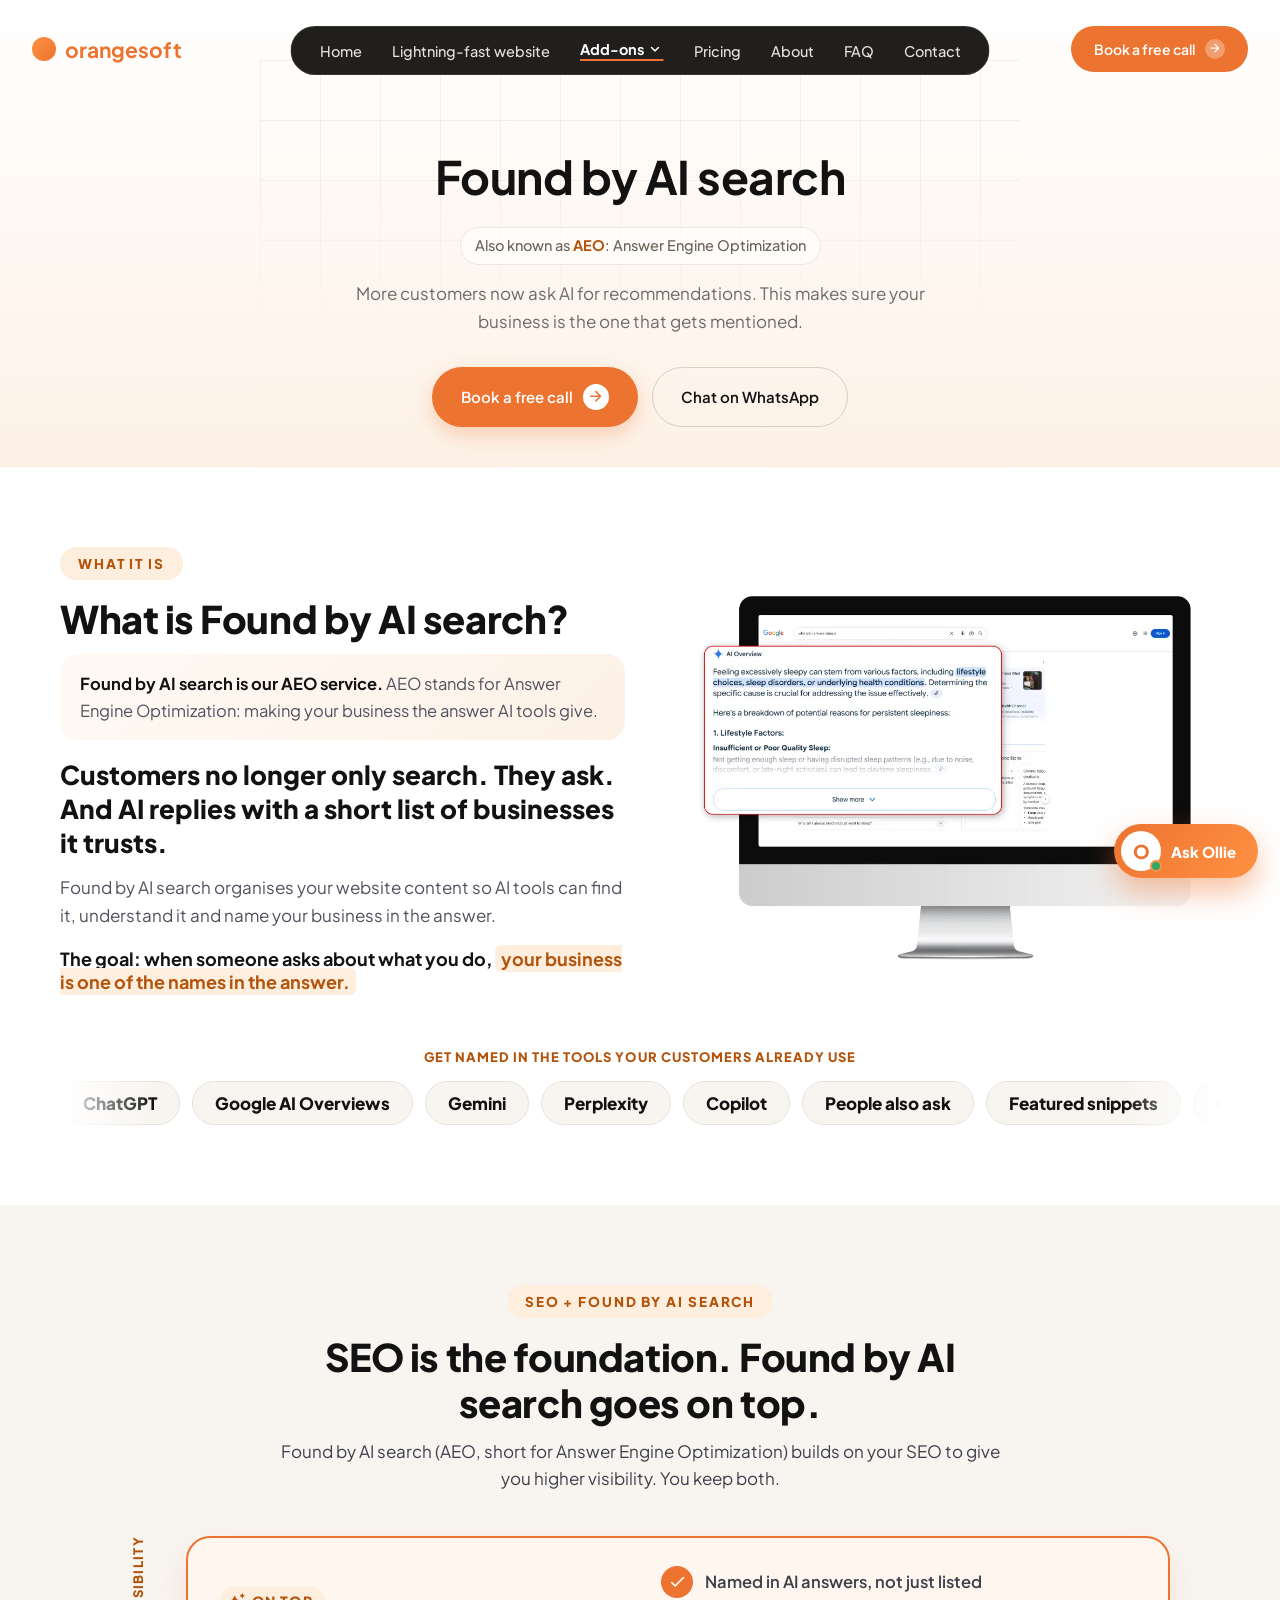
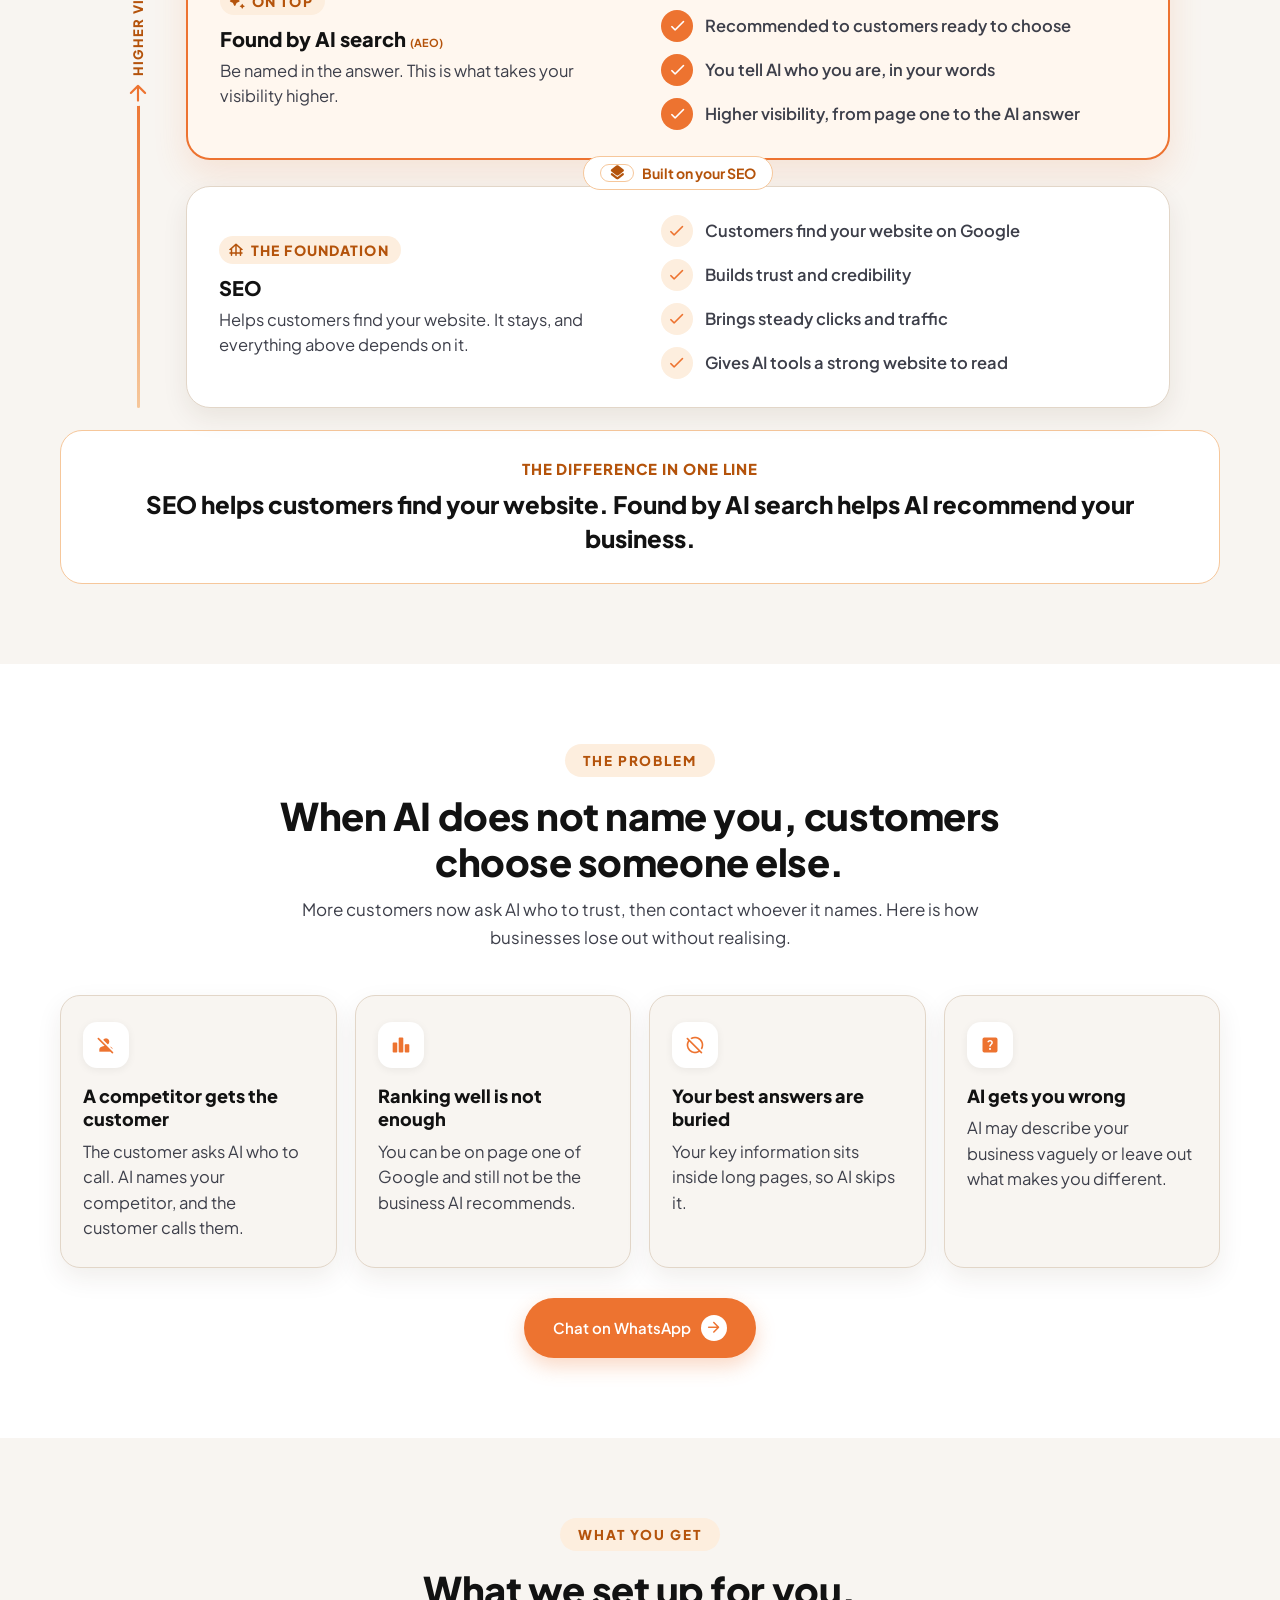
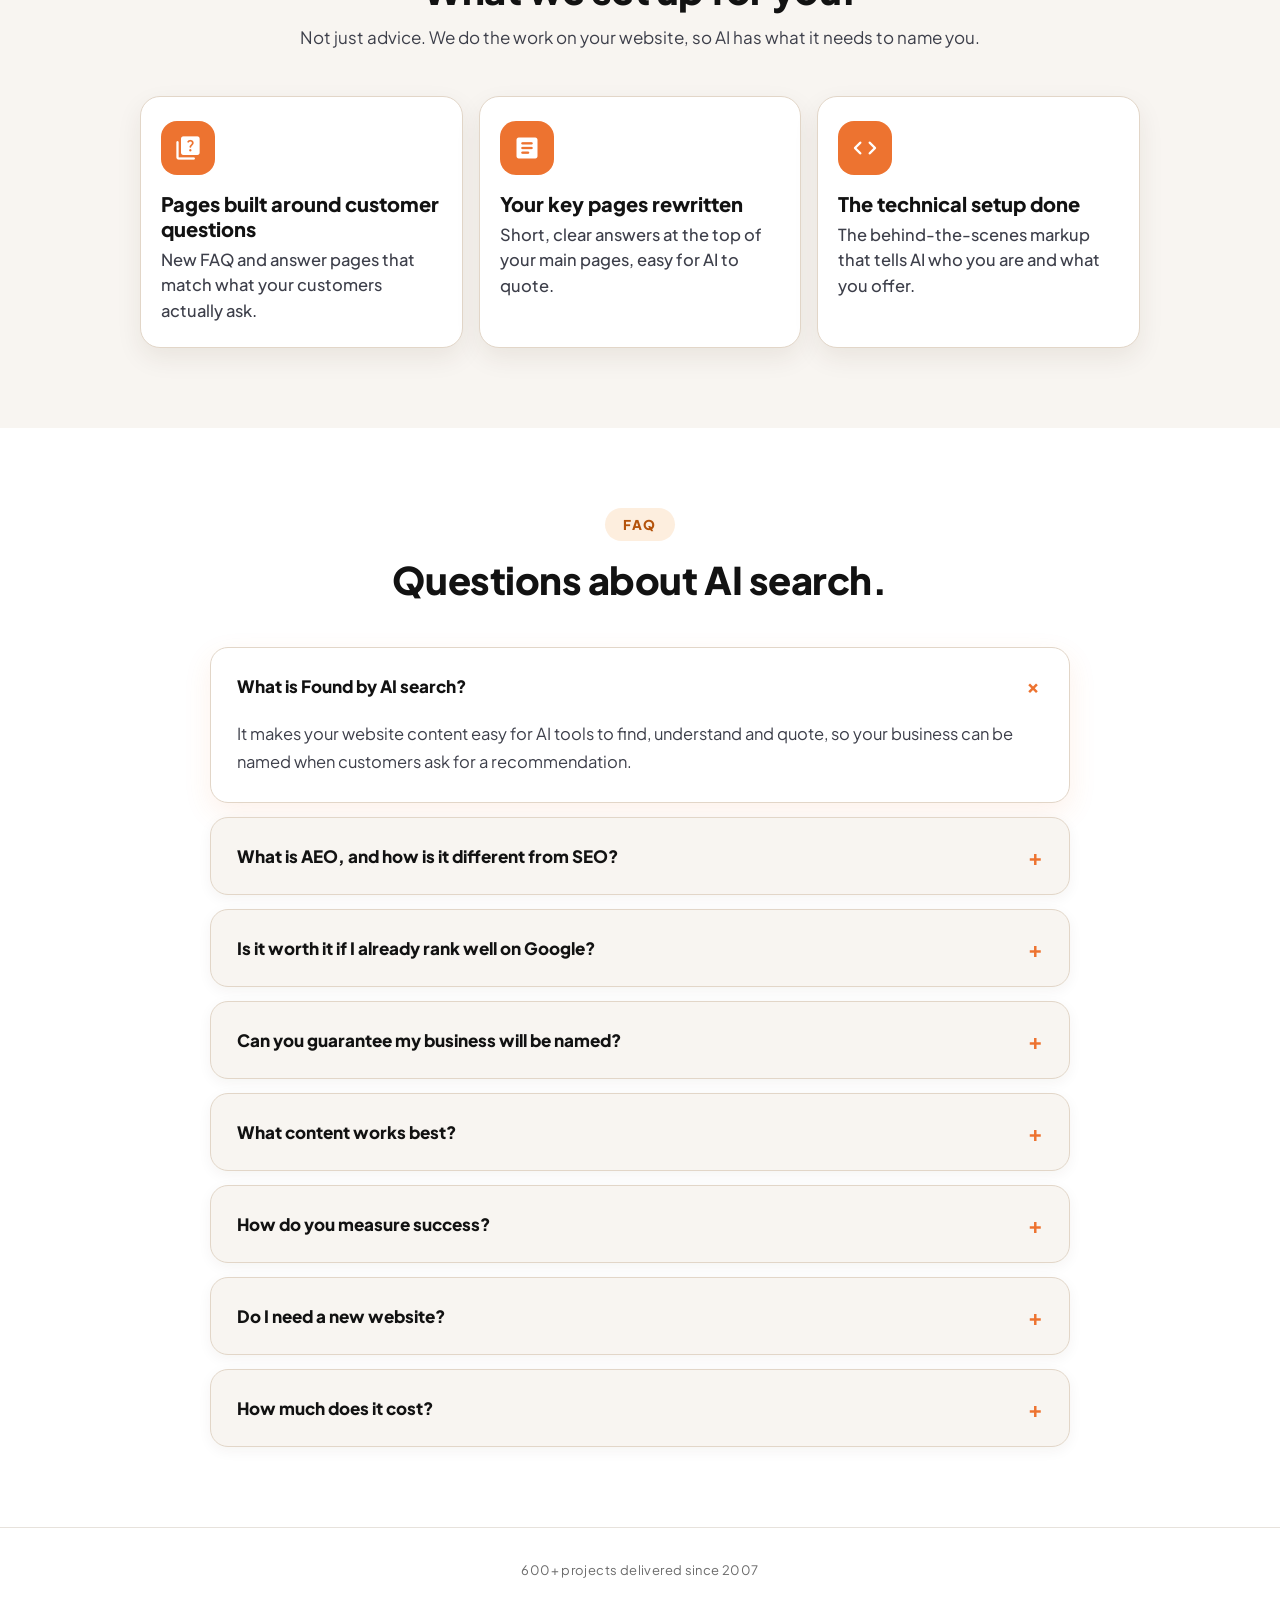
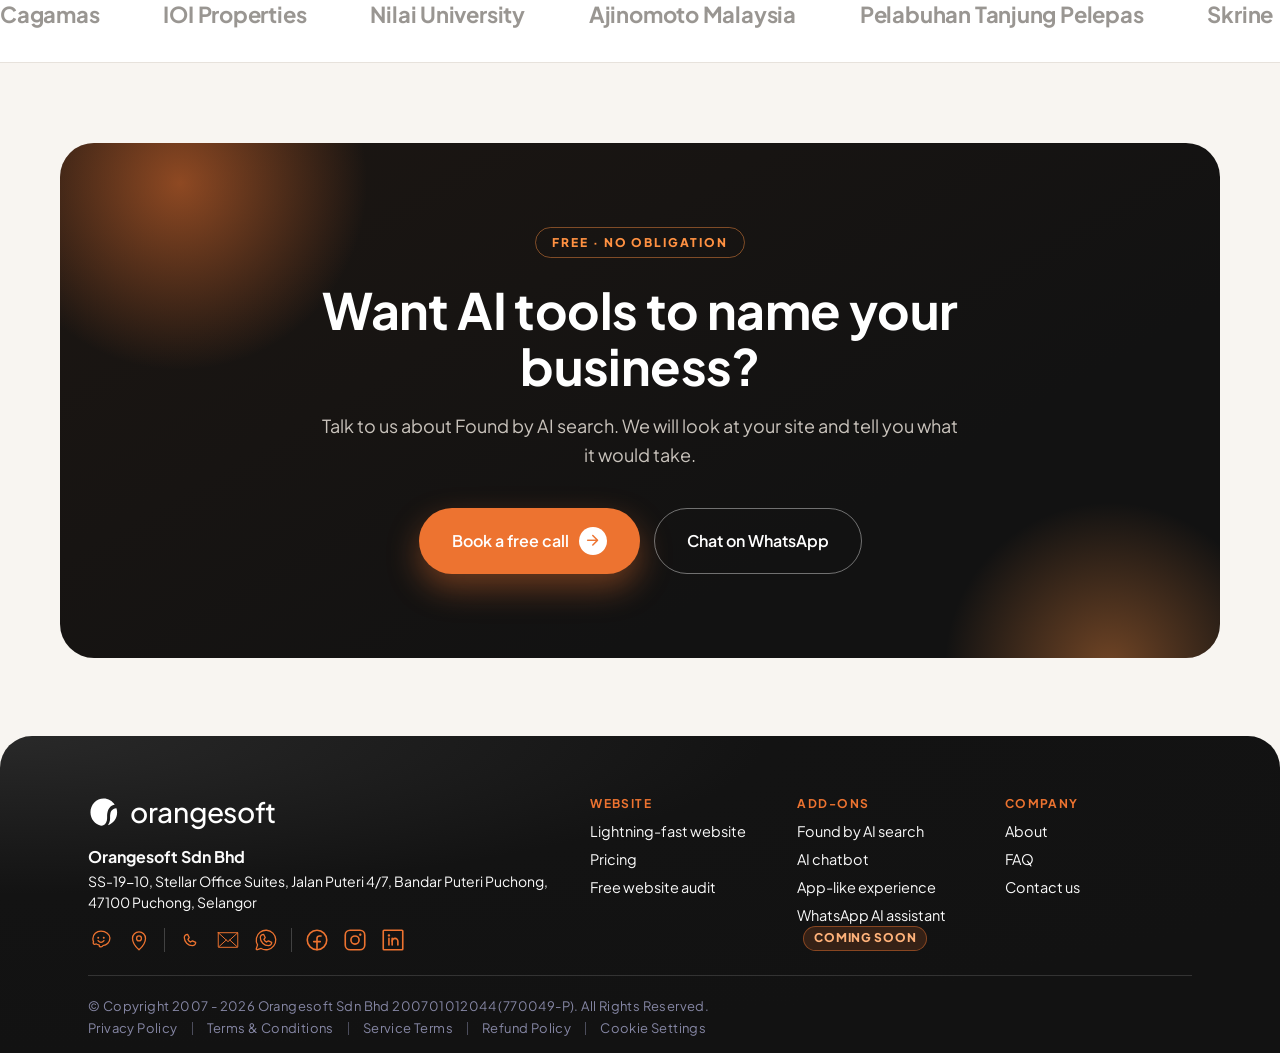
<file: ai-search-page.html>
<!DOCTYPE html>
<html lang="en">
<head>
<link rel="preconnect" href="https://fonts.googleapis.com">
<link rel="preconnect" href="https://fonts.gstatic.com" crossorigin>
<link href="https://fonts.googleapis.com/css2?family=Plus+Jakarta+Sans:wght@400;500;600;700;800&display=swap" rel="stylesheet">
<link rel="preconnect" href="https://fonts.googleapis.com"><link href="https://fonts.googleapis.com/icon?family=Material+Icons+Round" rel="stylesheet">
<meta name="viewport" content="width=device-width, initial-scale=1">
<meta charset="UTF-8">
<title>Found by AI search — Mockup</title>
<meta name="description" content="Found by AI search (AEO): get your business named in AI answers on top of SEO. Built on your Lightning-fast website.">
<link rel="stylesheet" href="assets/css/orangesoft.css">
<style>

  :root{
    --orange:#ed7330;
    --orange-dark:#c9631d;
    --orange-light:#ff9142;
    --dark:#121212;
    --cream:#f8f5f1;
    --gray:#6b6b6b;
    --border:#e7e2dc;
  }
  *{box-sizing:border-box;margin:0;padding:0;}
  body{font-family:"Plus Jakarta Sans",-apple-system,BlinkMacSystemFont,"Segoe UI",Roboto,Helvetica,Arial,sans-serif;background:#fff;}
  .label-row{text-align:center;padding:18px 0 6px;font-size:12px;letter-spacing:.12em;text-transform:uppercase;color:var(--gray);font-weight:700;}
  a{color:inherit;}

  /* ---------- HEADER / NAV (shared component) ---------- */
  .site-header{position:absolute;top:0;left:0;right:0;z-index:20;padding:26px 32px;display:flex;align-items:center;justify-content:space-between;}
  .site-logo{display:flex;align-items:center;gap:9px;font-size:21px;font-weight:700;color:var(--orange);text-decoration:none;}
  .site-logo .logo-dot{width:24px;height:24px;border-radius:50%;background:linear-gradient(135deg,var(--orange-light),var(--orange));flex-shrink:0;}
  .nav-pill{position:absolute;left:50%;top:26px;transform:translateX(-50%);display:flex;align-items:center;gap:30px;background:rgba(15,12,10,.92);border:1px solid rgba(255,255,255,.1);padding:13px 28px;border-radius:999px;}
  .nav-pill a{color:#e7e2dc;font-size:14.5px;font-weight:500;text-decoration:none;white-space:nowrap;}
  .nav-pill a:hover{color:#fff;}
  .nav-menu-btn{width:44px;height:44px;border-radius:50%;border:1px solid var(--border);background:#fff;display:none;align-items:center;justify-content:center;color:#121212;}
  @media (max-width:900px){ .nav-pill{display:none;} .nav-menu-btn{display:flex;} }
  .header-right{display:flex;align-items:center;gap:14px;}
  .header-cta{display:inline-flex;align-items:center;gap:8px;background:var(--orange);color:#fff;font-size:14px;font-weight:700;padding:11px 20px;border-radius:999px;text-decoration:none;white-space:nowrap;}
  .header-cta:hover{background:var(--orange-dark);}
  .header-cta .arrow{display:inline-flex;align-items:center;justify-content:center;width:20px;height:20px;border-radius:50%;background:rgba(255,255,255,.3);font-size:11px;}
  @media (max-width:480px){ .header-cta{padding:9px 14px;font-size:13px;} .header-cta .arrow{display:none;} }

  /* ---------- PAGE HERO ---------- */
  .page-hero{
    position:relative;
    padding:150px 24px 70px;
    text-align:center;
    background:linear-gradient(180deg,#fff 0%,#fdf1e6 100%);
    overflow:hidden;
  }
  .grid-overlay{
    position:absolute;top:60px;left:50%;transform:translateX(-50%);
    width:760px;max-width:90%;height:260px;
    background-image:
      linear-gradient(to right, rgba(0,0,0,.05) 1px, transparent 1px),
      linear-gradient(to bottom, rgba(0,0,0,.05) 1px, transparent 1px);
    background-size:60px 60px;
    mask-image:linear-gradient(to bottom, black 40%, transparent 100%);
    pointer-events:none;
  }
  .page-hero-inner{position:relative;max-width:760px;margin:0 auto;}
  .page-hero h1{font-size:44px;font-weight:800;color:#121212;line-height:1.2;margin-bottom:24px;}
  .page-hero p{font-size:17px;line-height:1.65;color:var(--gray);max-width:640px;margin:0 auto;}

  .btn{display:inline-flex;align-items:center;gap:10px;padding:16px 28px;border-radius:999px;font-size:15px;font-weight:600;text-decoration:none;border:1px solid transparent;}
  .btn-primary{background:var(--orange);color:#fff;}
  .btn-primary .arrow{display:inline-flex;align-items:center;justify-content:center;width:26px;height:26px;border-radius:50%;background:#fff;color:var(--orange);font-size:14px;}
  .btn-outline{background:transparent;color:#121212;border:1px solid #d8cfc4;}
  .cta-row-center{display:flex;gap:14px;justify-content:center;flex-wrap:wrap;}
  /* ---------- LIVE DEMO SECTION ---------- */
  .demo-section{
    padding:80px 24px;
    background:linear-gradient(180deg,#fdf1e6 0%,#fbe4cf 100%);
  }
  .demo-section .section-header{max-width:680px;margin:0 auto 50px;text-align:center;}
  .demo-section .section-heading{font-size:34px;font-weight:800;color:#121212;margin-bottom:16px;line-height:1.2;}
  .demo-section .section-desc{font-size:16px;line-height:1.6;color:#5a5248;}
  .demo-wrap{max-width:1000px;margin:0 auto;}
  .demo-vs{
    text-align:center;font-size:13px;font-weight:800;letter-spacing:.08em;
    text-transform:uppercase;color:var(--orange-dark);margin-bottom:22px;
  }
  .demo-run{text-align:center;margin-bottom:36px;}
  .demo-run .btn{background:#161311;color:#fff;}
  .demo-grid{display:grid;grid-template-columns:1fr 1fr;gap:22px;}
  @media (max-width:800px){ .demo-grid{grid-template-columns:1fr;} }
  .demo-card{border:1px solid var(--border);border-radius:22px;padding:0;overflow:hidden;background:#fff;}
  .demo-head{display:flex;align-items:center;justify-content:space-between;gap:10px;padding:22px 24px;}
  .demo-head .d-label{font-size:16px;font-weight:700;color:#121212;}
  .demo-url{font-family:ui-monospace,Menlo,monospace;font-size:12px;color:#6b6b6b;border:1px solid var(--border);border-radius:8px;padding:8px 12px;max-width:220px;white-space:nowrap;overflow:hidden;text-overflow:ellipsis;}
  .demo-body{background:#f2efeb;padding:22px 24px 26px;}
  .demo-progress{height:8px;border-radius:4px;background:#e7e2dc;margin-bottom:10px;overflow:hidden;}
  .demo-progress span{display:block;height:100%;width:0%;background:var(--orange);}
  .demo-timer{font-family:ui-monospace,Menlo,monospace;font-size:13px;font-weight:700;color:#50525f;margin-bottom:16px;}
  .demo-preview{
    height:260px;border-radius:14px;background:#f8f5f1;border:1px dashed var(--border);
    display:flex;flex-direction:column;align-items:center;justify-content:center;gap:12px;color:#a89f94;
  }
  .demo-preview .play-icon{width:52px;height:52px;border-radius:50%;background:#fff;box-shadow:0 6px 16px rgba(0,0,0,.08);display:flex;align-items:center;justify-content:center;color:#b9b2a9;}

  /* ---------- NEW SECTIONS ---------- */
  .section-header{max-width:720px;margin:0 auto 50px;text-align:center;}
  .section-heading{font-size:36px;font-weight:800;color:#121212;margin-bottom:16px;line-height:1.2;}
  .section-desc{font-size:16.5px;line-height:1.65;color:var(--gray);}
  .eyebrow,.pill-label{display:inline-block;font-size:12px;font-weight:800;letter-spacing:.14em;color:var(--orange);margin-bottom:14px;}
  .page-hero h1{font-size:46px;}
  .explain-section{background:#fff;padding:90px 24px;}
  .explain-grid{max-width:1040px;margin:0 auto 50px;display:grid;grid-template-columns:1fr auto 1fr auto 1fr;gap:16px;align-items:center;}
  @media (max-width:860px){ .explain-grid{grid-template-columns:1fr;} .explain-arrow{transform:rotate(90deg);text-align:center;} }
  .explain-step{background:var(--cream);border:1px solid var(--border);border-radius:22px;padding:28px 24px;height:100%;}
  .ex-num,.proc-num{width:38px;height:38px;border-radius:50%;background:var(--orange);color:#fff;font-weight:800;display:flex;align-items:center;justify-content:center;margin-bottom:16px;}
  .explain-step h3,.proc-card h3{font-size:18px;font-weight:700;color:#121212;margin-bottom:8px;}
  .explain-step p,.proc-card p{font-size:14.5px;line-height:1.55;color:var(--gray);}
  .explain-arrow{font-size:26px;color:var(--orange);font-weight:700;}
  .explain-visual{max-width:760px;margin:0 auto;text-align:center;}
  .explain-visual img{max-width:100%;height:auto;}
  .outcomes-section{background:var(--cream);padding:90px 24px;}
  .outcome-grid{max-width:1160px;margin:0 auto 40px;display:grid;grid-template-columns:repeat(4,1fr);gap:20px;}
  @media (max-width:1000px){ .outcome-grid{grid-template-columns:repeat(2,1fr);} }
  @media (max-width:560px){ .outcome-grid{grid-template-columns:1fr;} }
  .outcome-card{background:#fff;border:1px solid var(--border);border-radius:22px;padding:30px 26px;}
  .icon-badge{width:60px;height:60px;border-radius:16px;background:linear-gradient(160deg,#fde3cd,#fbeee2);display:flex;align-items:center;justify-content:center;margin-bottom:22px;}
  .icon-badge svg{width:28px;height:28px;}
  .outcome-card h3{font-size:19px;font-weight:700;color:#121212;margin-bottom:10px;}
  .outcome-card p{font-size:14.5px;line-height:1.6;color:var(--gray);}
  .tech-details{max-width:900px;margin:0 auto;background:#fff;border:1px solid var(--border);border-radius:18px;padding:6px 24px;}
  .tech-details summary,.qa summary{cursor:pointer;font-weight:700;color:#121212;padding:16px 0;list-style:none;display:flex;justify-content:space-between;align-items:center;}
  .tech-details summary::-webkit-details-marker,.qa summary::-webkit-details-marker{display:none;}
  .tech-details summary::after,.qa summary::after{content:"+";font-size:22px;color:var(--orange);font-weight:700;}
  .tech-details[open] summary::after,.qa[open] summary::after{content:"–";}
  .tech-grid{display:grid;grid-template-columns:1fr 1fr;gap:18px 30px;padding:6px 0 20px;}
  @media (max-width:760px){ .tech-grid{grid-template-columns:1fr;} }
  .tech-grid b{display:block;font-size:14.5px;color:#121212;margin-bottom:4px;}
  .tech-grid span{font-size:14px;line-height:1.55;color:var(--gray);}
  .cms-section{background:#fff;padding:90px 24px;}
  .cms-chips{max-width:900px;margin:0 auto;display:flex;flex-wrap:wrap;justify-content:center;gap:14px;}
  .cms-chips span{font-size:17px;font-weight:700;color:#121212;background:var(--cream);border:1px solid var(--border);border-radius:999px;padding:14px 26px;}
  .process-section{background:var(--cream);padding:90px 24px;}
  .process-grid{max-width:1160px;margin:0 auto;display:grid;grid-template-columns:repeat(4,1fr);gap:20px;}
  @media (max-width:1000px){ .process-grid{grid-template-columns:repeat(2,1fr);} }
  @media (max-width:560px){ .process-grid{grid-template-columns:1fr;} }
  .proc-card{background:#fff;border:1px solid var(--border);border-radius:22px;padding:28px 24px;}
  .qa-section{background:#fff;padding:90px 24px;}
  .qa-list{max-width:820px;margin:0 auto;display:flex;flex-direction:column;gap:12px;}
  .qa{border:1px solid var(--border);border-radius:16px;padding:2px 24px;background:var(--cream);}
  .qa summary{font-size:17px;}
  .qa p{font-size:15px;line-height:1.65;color:var(--gray);padding:0 0 18px;}
  .qa a{color:var(--orange);font-weight:700;}
  .proof2-section{background:var(--cream);padding:90px 24px 70px;text-align:center;}
  .proof2-stats{max-width:960px;margin:0 auto 60px;display:grid;grid-template-columns:1fr 1fr;gap:20px;text-align:left;}
  @media (max-width:760px){ .proof2-stats{grid-template-columns:1fr;} }
  .p2-stat{background:var(--dark);border-radius:24px;padding:34px 30px;display:flex;gap:22px;align-items:center;}
  .p2-num{font-size:56px;font-weight:800;color:var(--orange-light);line-height:1;flex-shrink:0;}
  .p2-txt{font-size:16px;font-weight:700;color:#fff;line-height:1.4;}
  .p2-txt small{display:block;font-size:12px;font-weight:500;color:#8f877e;margin-top:8px;}
  .t-label{font-size:16px;color:#50525f;margin-bottom:28px;}
  .trust-logos{max-width:900px;margin:0 auto;display:flex;justify-content:center;align-items:center;gap:20px 48px;flex-wrap:wrap;}
  .trust-logos span{font-size:20px;font-weight:700;color:#2c2822;opacity:.55;}
  .final-cta{background:#fff;padding:80px 24px 90px;}
  .final-cta-inner{position:relative;max-width:1160px;margin:0 auto;border-radius:34px;padding:84px 32px;text-align:center;overflow:hidden;background:linear-gradient(150deg,#1c1612 0%,#121212 70%);}
  .fc-orb{position:absolute;border-radius:50%;pointer-events:none;}
  .fc-orb-1{width:520px;height:520px;left:-140px;top:-220px;background:radial-gradient(closest-side,rgba(237,115,48,.55),transparent 72%);}
  .fc-orb-2{width:460px;height:460px;right:-120px;bottom:-240px;background:radial-gradient(closest-side,rgba(255,145,66,.40),transparent 72%);}
  .fc-content{position:relative;z-index:1;max-width:760px;margin:0 auto;}
  .fc-eyebrow{display:inline-block;font-size:12px;font-weight:800;letter-spacing:.16em;color:var(--orange-light);border:1px solid rgba(255,145,66,.45);border-radius:999px;padding:7px 16px;margin-bottom:24px;}
  .final-cta h2{font-size:48px;line-height:1.12;font-weight:800;color:#fff;margin-bottom:18px;}
  .final-cta p{font-size:18px;line-height:1.6;color:#c9c3bc;margin-bottom:38px;}
  .fc-btn{padding:18px 32px;font-size:16px;box-shadow:0 14px 32px rgba(237,115,48,.4);}
  .fc-link{display:inline-block;margin-top:22px;font-size:15px;font-weight:600;color:#c9c3bc;text-decoration:none;}
  .fc-link:hover{color:#fff;text-decoration:underline;}
  @media (max-width:700px){ .final-cta h2{font-size:32px;} .final-cta-inner{padding:60px 22px;} .page-hero h1{font-size:34px;} .section-heading{font-size:28px;} }

  /* ---------- FOOTER (shared) ---------- */
  .site-footer{background:#fff;padding:70px 24px 0;}
  .footer-top{max-width:1160px;margin:0 auto;display:grid;grid-template-columns:1.6fr 1fr 1fr 1fr;gap:40px;padding-bottom:56px;}
  @media (max-width:800px){ .footer-top{grid-template-columns:1fr 1fr;} }
  .footer-brand .f-logo{display:flex;align-items:center;gap:10px;font-size:26px;font-weight:700;color:var(--orange);margin-bottom:18px;}
  .footer-brand .f-logo .f-dot{width:30px;height:30px;border-radius:50%;background:var(--orange);}
  .footer-brand p{font-size:14px;line-height:1.6;color:#6b6b6b;max-width:320px;}
  .footer-col-label{font-size:14px;color:#9c9088;margin-bottom:18px;}
  .footer-col a{display:block;font-size:15px;font-weight:600;color:#121212;text-decoration:none;margin-bottom:14px;}
  .footer-social{display:flex;gap:12px;margin-top:4px;}
  .footer-social a{width:38px;height:38px;border-radius:50%;border:1px solid var(--border);display:flex;align-items:center;justify-content:center;color:#50525f;}
  .footer-watermark{background:linear-gradient(160deg,#fde3cd,#fff);overflow:hidden;padding:20px 0;}
  .footer-watermark span{display:block;text-align:center;white-space:nowrap;font-size:140px;font-weight:800;letter-spacing:-.02em;color:transparent;-webkit-text-stroke:1.5px rgba(237,115,48,.35);}
  .footer-bottom{max-width:1160px;margin:0 auto;padding:22px 0;display:flex;justify-content:space-between;align-items:center;border-top:1px solid var(--border);font-size:13px;color:#9c9088;}
  .footer-bottom a{color:#9c9088;text-decoration:none;}
  .back-to-top{
    display:flex;align-items:center;gap:10px;
  }
  .back-to-top .btt-circle{
    width:34px;height:34px;border-radius:50%;background:#161311;color:#fff;
    display:flex;align-items:center;justify-content:center;
  }
  .wa-float{position:fixed;right:22px;bottom:22px;z-index:50;display:flex;align-items:center;gap:10px;background:#25d366;color:#fff;font-weight:700;font-size:14px;padding:13px 20px;border-radius:999px;text-decoration:none;box-shadow:0 10px 24px rgba(0,0,0,.2);}
  .wa-float svg{width:20px;height:20px;}

  /* ---------- SOLID PASS ---------- */
  .explain-section,.outcomes-section,.process-section,.qa-section{padding:64px 24px;}
  .proof2-section{padding:56px 24px 56px;}
  .section-header{margin-bottom:34px;}
  .page-hero{padding-bottom:40px;}
  .statbar{background:var(--dark);padding:0 24px;}
  .statbar-inner{max-width:1160px;margin:0 auto;display:grid;grid-template-columns:repeat(3,1fr);}
  .sb{padding:34px 28px;border-left:1px solid #2a2420;}
  .sb:first-child{border-left:0;}
  .sb b{display:block;font-size:52px;font-weight:800;color:var(--orange-light);line-height:1;margin-bottom:10px;}
  .sb span{display:block;font-size:15.5px;font-weight:600;color:#fff;line-height:1.4;}
  .sb small{display:block;font-size:12px;color:#8f877e;margin-top:8px;}
  @media (max-width:760px){ .statbar-inner{grid-template-columns:1fr;} .sb{border-left:0;border-top:1px solid #2a2420;} .sb:first-child{border-top:0;} }
  .cmp{max-width:1040px;margin:0 auto 36px;display:grid;grid-template-columns:1fr 1fr;gap:20px;}
  @media (max-width:760px){ .cmp{grid-template-columns:1fr;} }
  .cmp-col{border-radius:24px;padding:32px 30px;}
  .cmp-old{background:var(--cream);border:1px solid var(--border);}
  .cmp-new{background:var(--dark);box-shadow:0 24px 50px rgba(11,9,8,.25);}
  .cmp-tag{font-size:12px;font-weight:800;letter-spacing:.14em;margin-bottom:20px;color:var(--gray);}
  .cmp-new .cmp-tag{color:var(--orange-light);}
  .cmp ul{list-style:none;display:flex;flex-direction:column;gap:16px;}
  .cmp li{display:flex;gap:14px;align-items:flex-start;font-size:16px;font-weight:600;line-height:1.45;color:#3a352f;}
  .cmp-new li{color:#fff;}
  .cmp li i{font-style:normal;flex-shrink:0;width:26px;height:26px;border-radius:50%;display:flex;align-items:center;justify-content:center;font-size:13px;font-weight:800;background:#ece6df;color:#9a9188;}
  .cmp-new li i{background:var(--orange);color:#fff;}
  .outcome-card{background:var(--dark);border:0;border-radius:22px;padding:30px 26px;}
  .oc-big{font-size:30px;font-weight:800;color:var(--orange-light);margin-bottom:14px;line-height:1;}
  .outcome-card h3{color:#fff;}
  .outcome-card p{color:#b9b2aa;}
  .cms-row{max-width:1060px;margin:34px auto 0;display:flex;align-items:center;gap:20px;flex-wrap:wrap;justify-content:center;background:#fff;border:1px solid var(--border);border-radius:22px;padding:20px 26px;}
  .cms-label{font-size:12px;font-weight:800;letter-spacing:.14em;color:var(--orange);}
  .cms-row .cms-chips{gap:10px;}
  .cms-row .cms-chips span{font-size:15px;padding:10px 20px;}
  .final-cta{padding:56px 24px 72px;}

  .hero-split{max-width:1160px;display:grid;grid-template-columns:1.05fr .95fr;gap:40px;align-items:center;text-align:left;}
  .hero-split h1{font-size:44px;}
  .hero-btns{display:flex;gap:14px;flex-wrap:wrap;margin-top:32px;}
  .hero-img img{width:100%;height:auto;display:block;filter:drop-shadow(0 24px 40px rgba(201,99,29,.18));}
  @media (max-width:900px){ .hero-split{grid-template-columns:1fr;text-align:center;} .hero-btns{justify-content:center;} .hero-split h1{font-size:34px;} }

  .bf-grid{max-width:1160px;margin:0 auto;display:grid;grid-template-columns:repeat(3,1fr);gap:20px;}
  .bf-card{background:#fff;border:1px solid var(--border);border-radius:24px;padding:32px 28px;}
  .bf-wide{grid-column:span 2;}
  .bf-dark{background:var(--dark);border-color:var(--dark);}
  .bf-icon{width:52px;height:52px;border-radius:14px;background:linear-gradient(160deg,#fde3cd,#fbeee2);color:var(--orange);display:flex;align-items:center;justify-content:center;margin-bottom:20px;}
  .bf-dark .bf-icon{background:rgba(237,115,48,.18);color:var(--orange-light);}
  .bf-icon svg{width:26px;height:26px;}
  .bf-tag{font-size:12px;font-weight:800;letter-spacing:.14em;color:var(--orange);margin-bottom:10px;}
  .bf-card h3{font-size:22px;font-weight:800;line-height:1.25;color:#121212;margin-bottom:10px;}
  .bf-card p{font-size:15px;line-height:1.6;color:var(--gray);}
  .bf-dark .bf-tag{color:var(--orange-light);} .bf-dark h3{color:#fff;} .bf-dark p{color:#b9b2aa;}
  @media (max-width:900px){ .bf-grid{grid-template-columns:1fr 1fr;} }
  @media (max-width:600px){ .bf-grid{grid-template-columns:1fr;} .bf-wide{grid-column:auto;} }

  .sb-lead{max-width:1160px;margin:0 auto;padding:30px 28px 0;font-size:12px;font-weight:800;letter-spacing:.16em;color:var(--orange-light);}
  .statbar-inner .sb{padding-top:22px;}
  .cmp-h{font-size:24px;font-weight:800;line-height:1.25;margin-bottom:12px;color:#121212;}
  .cmp-new .cmp-h{color:#fff;}
  .cmp-p{font-size:16px;line-height:1.65;color:#5a544d;}
  .cmp-new .cmp-p{color:#c9c3bc;}
  .explain-note{max-width:760px;margin:0 auto;text-align:center;font-size:17px;line-height:1.6;color:#50525f;}
  .explain-note b{color:var(--orange);}
  .bg-grid{max-width:1160px;margin:0 auto 20px;display:grid;grid-template-columns:1fr 1fr;gap:20px;}
  @media (max-width:860px){ .bg-grid{grid-template-columns:1fr;} }
  .bg-card{background:#fff;border:1px solid var(--border);border-radius:24px;padding:32px 30px;}
  .bg-title{display:flex;align-items:center;gap:12px;font-size:24px;font-weight:800;color:#121212;margin-bottom:8px;}
  .bg-ic{width:44px;height:44px;border-radius:12px;background:linear-gradient(160deg,#fde3cd,#fbeee2);display:flex;align-items:center;justify-content:center;font-size:20px;}
  .bg-item{padding:20px 0;border-top:1px solid var(--border);}
  .bg-title+.bg-item{margin-top:14px;}
  .bg-tag{font-size:11.5px;font-weight:800;letter-spacing:.14em;color:var(--orange);margin-bottom:6px;}
  .bg-item h4{font-size:18px;font-weight:800;color:#121212;margin-bottom:6px;}
  .bg-item p{font-size:14.5px;line-height:1.6;color:var(--gray);}
  .bg-strip{max-width:1160px;margin:0 auto;background:var(--dark);border-radius:24px;padding:30px 34px;display:grid;grid-template-columns:1fr 1.4fr;gap:30px;align-items:center;}
  @media (max-width:860px){ .bg-strip{grid-template-columns:1fr;} }
  .bg-strip h4{font-size:24px;font-weight:800;color:#fff;}
  .bg-strip .bg-tag{color:var(--orange-light);}
  .bg-strip p{font-size:15.5px;line-height:1.6;color:#c9c3bc;}

  /* ---------- CLEAR LAYOUT PASS ---------- */
  .step-section{padding:72px 24px;}
  .bg-white{background:#fff;} .bg-cream{background:var(--cream);}
  .step-tag{display:inline-block;font-size:12px;font-weight:800;letter-spacing:.14em;color:var(--orange);background:#fdeede;border-radius:999px;padding:7px 16px;margin-bottom:16px;}
  .stat-panel{background:var(--dark);border-radius:28px;max-width:1060px;margin:0 auto;overflow:hidden;}
  .statbar{display:none;}
  .flow{max-width:1040px;margin:0 auto 36px;display:grid;grid-template-columns:1fr auto 1fr auto 1fr;gap:14px;align-items:stretch;}
  @media (max-width:860px){ .flow{grid-template-columns:1fr;} .flow-arrow{transform:rotate(90deg);text-align:center;} }
  .flow-card{background:#fff;border:1px solid var(--border);border-radius:22px;padding:26px 24px;}
  .flow-n{width:36px;height:36px;border-radius:50%;background:var(--orange);color:#fff;font-weight:800;display:flex;align-items:center;justify-content:center;margin-bottom:14px;}
  .flow-card h3{font-size:18px;font-weight:700;color:#121212;margin-bottom:8px;}
  .flow-card p{font-size:14.5px;line-height:1.55;color:var(--gray);}
  .flow-arrow{align-self:center;font-size:26px;font-weight:700;color:var(--orange);}
  .jargon{max-width:720px;margin:30px auto 0;text-align:center;font-size:15.5px;color:#5a5248;background:#fff;border:1px dashed #e0b793;border-radius:14px;padding:14px 20px;}
  .jargon b{color:var(--orange-dark);}
  .grp-grid{max-width:1160px;margin:0 auto;display:grid;grid-template-columns:repeat(3,1fr);gap:20px;align-items:stretch;}
  @media (max-width:980px){ .grp-grid{grid-template-columns:1fr;} }
  .grp{background:var(--cream);border:1px solid var(--border);border-radius:26px;padding:28px 26px;}
  .grp-dark{background:var(--dark);border-color:var(--dark);}
  .grp-head{display:flex;align-items:center;gap:12px;font-size:20px;font-weight:800;color:#121212;margin-bottom:22px;}
  .grp-head span{width:34px;height:34px;border-radius:50%;background:var(--orange);color:#fff;font-size:15px;display:flex;align-items:center;justify-content:center;}
  .grp-dark .grp-head{color:#fff;}
  .grp ul{list-style:none;display:flex;flex-direction:column;gap:20px;}
  .grp li{display:flex;gap:14px;align-items:flex-start;}
  .gi{flex-shrink:0;width:40px;height:40px;border-radius:12px;background:#fff;color:var(--orange);display:flex;align-items:center;justify-content:center;border:1px solid var(--border);}
  .gi svg{width:20px;height:20px;}
  .grp-dark .gi{background:rgba(237,115,48,.18);border-color:transparent;color:var(--orange-light);}
  .grp li b{display:block;font-size:16px;color:#121212;margin-bottom:4px;}
  .grp li p{font-size:14.5px;line-height:1.55;color:var(--gray);}
  .grp-dark li b{color:#fff;} .grp-dark li p{color:#b9b2aa;}
  .grp-note{margin-top:22px;font-size:14.5px;line-height:1.55;color:#d8d2ca;border-top:1px solid #2a2420;padding-top:18px;}
  .grp-link{display:inline-block;margin-top:14px;font-weight:700;color:var(--orange-light);text-decoration:none;}
  .sc{max-width:900px;margin:0 auto;display:grid;grid-template-columns:1fr 1fr;gap:20px;}
  @media (max-width:700px){ .sc{grid-template-columns:1fr;} }
  .sc-col{background:#fff;border:1px solid var(--border);border-radius:24px;padding:28px;}
  .sc-new{background:var(--dark);border-color:var(--dark);}
  .sc-tag{font-size:12px;font-weight:800;letter-spacing:.14em;color:var(--gray);margin-bottom:18px;}
  .sc-new .sc-tag{color:var(--orange-light);}
  .sc ul{list-style:none;display:flex;flex-direction:column;gap:14px;}
  .sc li{display:flex;gap:12px;align-items:center;font-size:16px;font-weight:600;color:#2c2822;}
  .sc-new li{color:#fff;}
  .sc li i{font-style:normal;width:26px;text-align:center;color:var(--orange);font-weight:800;}
  .process-section{background:#fff;} .qa-section{background:var(--cream);} .proof2-section{background:#fff;} .final-cta{background:var(--cream);}
  .qa{background:#fff;}
  .cms-row{background:var(--cream);}
  .hero-note{margin-top:18px;font-size:14px;color:#7a7168;}

  .faq2-grid{max-width:860px;margin:0 auto;display:block;}
  @media (max-width:900px){ .faq2-grid{grid-template-columns:1fr;gap:34px;} }
  .faq2-side{position:sticky;top:24px;}
  @media (max-width:900px){ .faq2-side{position:static;} }
  .faq2-side .section-heading{font-size:34px;}
  .faq2-card{margin-top:28px;background:var(--dark);border-radius:24px;padding:28px;display:flex;flex-direction:column;gap:12px;}
  .faq2-card b{color:#fff;font-size:19px;}
  .faq2-card span{color:#b9b2aa;font-size:14.5px;line-height:1.5;}
  .faq2-card .btn{justify-content:center;margin-top:6px;}
  .faq2-wa{color:var(--orange-light);font-weight:600;font-size:14.5px;text-decoration:none;}
  .faq2 .qa-list{max-width:none;margin:0;gap:14px;}
  .faq2 .qa{background:var(--cream);border:1px solid var(--border);border-radius:18px;padding:4px 26px;}
  .faq2 .qa[open]{background:#fff;border-color:var(--orange);box-shadow:0 10px 28px rgba(237,115,48,.10);}
  .faq2 .qa summary{font-size:17px;padding:20px 0;}
  .faq2 .qa-body p{font-size:15.5px;line-height:1.7;color:#50525f;padding:0 0 22px;}
  .faq2 .qa a{color:var(--orange);font-weight:700;}
  .proof2-section{background:var(--cream);} .final-cta{background:#fff;}
  .faq2-card{padding:34px 30px;gap:14px;background:linear-gradient(150deg,#1c1612,#121212);box-shadow:0 20px 44px rgba(11,9,8,.25);}
  .faq2-card b{font-size:26px;line-height:1.2;}
  .faq2-card .fc-eyebrow{align-self:flex-start;font-size:11px;margin-bottom:4px;color:var(--orange-light);}
  .faq2-card .btn{padding:16px 24px;}
  .proof2-section{background:var(--cream);}
  /* ---------- MARQUEE ---------- */
  .marquee-section{
    background:#fff;
    border-top:1px solid var(--border);
    border-bottom:1px solid var(--border);
    padding:34px 0;
    overflow:hidden;
  }
  .marquee-caption{
    text-align:center;
    font-size:13px;
    color:var(--gray);
    margin-bottom:22px;
    letter-spacing:.03em;
  }
  .marquee-track{
    display:flex;
    width:max-content;
    animation:scroll 26s linear infinite;
  }
  .marquee-track:hover{animation-play-state:paused;}
  @keyframes scroll{
    0%{transform:translateX(0);}
    100%{transform:translateX(-50%);}
  }
  .logo-set{
    display:flex;
    align-items:center;
    gap:64px;
    padding-right:64px;
  }
  .logo-chip{
    font-size:22px;
    font-weight:700;
    color:#20180f;
    opacity:.45;
    white-space:nowrap;
    letter-spacing:-.01em;
  }


  .final-cta{background:var(--cream);padding:80px 24px 90px;}
  .final-cta-inner{position:relative;max-width:1160px;margin:0 auto;border-radius:34px;padding:88px 32px;text-align:center;overflow:hidden;background:linear-gradient(150deg,#1c1612 0%,#121212 70%);}
  .fc-orb{position:absolute;border-radius:50%;pointer-events:none;}
  .fc-orb-1{width:520px;height:520px;left:-140px;top:-220px;background:radial-gradient(closest-side,rgba(237,115,48,.55),transparent 72%);}
  .fc-orb-2{width:460px;height:460px;right:-120px;bottom:-240px;background:radial-gradient(closest-side,rgba(255,145,66,.40),transparent 72%);}
  .fc-content{position:relative;z-index:1;max-width:780px;margin:0 auto;}
  .fc-eyebrow{display:inline-block;font-size:12px;font-weight:800;letter-spacing:.16em;color:var(--orange-light);border:1px solid rgba(255,145,66,.45);border-radius:999px;padding:7px 16px;margin-bottom:24px;}
  .final-cta h2{font-size:52px;line-height:1.1;font-weight:800;color:#fff;margin-bottom:20px;letter-spacing:-.01em;}
  .final-cta p{font-size:18px;line-height:1.6;color:#c9c3bc;margin:0 auto 38px;max-width:640px;}
  .fc-actions{display:flex;gap:14px;justify-content:center;flex-wrap:wrap;}
  .fc-btn{padding:18px 32px;font-size:16px;box-shadow:0 14px 32px rgba(237,115,48,.4);}
  .fc-btn-ghost{display:inline-flex;align-items:center;gap:10px;padding:18px 30px;border-radius:999px;font-size:16px;font-weight:600;text-decoration:none;color:#fff;border:1.5px solid rgba(255,255,255,.4);transition:background .15s ease,border-color .15s ease;}
  .fc-btn-ghost:hover{background:rgba(255,255,255,.1);border-color:#fff;}
  .fc-points{list-style:none;display:flex;gap:10px 28px;justify-content:center;flex-wrap:wrap;margin-top:34px;padding-top:26px;border-top:1px solid rgba(255,255,255,.12);}
  .fc-points li{font-size:14.5px;font-weight:600;color:#d8d2ca;}
  @media (max-width:700px){ .final-cta h2{font-size:34px;} .final-cta-inner{padding:60px 22px;} .final-cta p{font-size:16px;} }

  /* ===== SITE-WIDE CONSISTENCY (keep identical on every page) ===== */
  .btn{padding:16px 28px;font-size:15px;}
  .nav-pill a.nav-active{color:#fff;font-weight:700;box-shadow:inset 0 -2px 0 var(--orange);padding-bottom:3px;}
  .section-heading{font-size:36px;line-height:1.2;}
  .section-desc{font-size:16.5px;line-height:1.65;}
  .page-hero h1{font-size:46px;line-height:1.15;}
  .final-cta{padding:80px 24px 90px;}
  .final-cta-inner{position:relative;max-width:1160px;margin:0 auto;border-radius:34px;padding:84px 32px;text-align:center;overflow:hidden;background:linear-gradient(150deg,#1c1612 0%,#121212 70%);}
  .final-cta h2{font-size:50px;line-height:1.12;font-weight:800;color:#fff;margin-bottom:18px;letter-spacing:-.01em;}
  .final-cta p{font-size:18px;line-height:1.6;color:#c9c3bc;margin-bottom:38px;}
  .fc-actions{display:flex;gap:14px;justify-content:center;flex-wrap:wrap;}
  .fc-btn{padding:18px 32px;font-size:16px;}
  .fc-btn-ghost{display:inline-flex;align-items:center;gap:10px;padding:18px 30px;border-radius:999px;font-size:16px;font-weight:600;text-decoration:none;color:#fff;border:1.5px solid rgba(255,255,255,.4);}
  @media (max-width:700px){ .section-heading{font-size:28px;} .page-hero h1{font-size:34px;} .final-cta h2{font-size:34px;} .final-cta-inner{padding:60px 22px;} .final-cta p{font-size:16px;} }

  /* ===== HERO (identical layout on every sub-page: copy left, visual right) ===== */
  .page-hero-inner.hero-split{max-width:1160px;margin:0 auto;display:grid;grid-template-columns:1.05fr .95fr;gap:40px;align-items:center;text-align:left !important;}
  .page-hero-inner.hero-split .hero-btns{justify-content:flex-start;}
  .page-hero-inner.hero-split .hero-copy p{margin-left:0;margin-right:0;}
  .hero-btns{display:flex;gap:14px;flex-wrap:wrap;margin-top:32px;}
  @media (max-width:900px){ .page-hero-inner.hero-split{grid-template-columns:1fr;gap:30px;text-align:left !important;} }
    /* stat panel identical to homepage */
  .stat-panel{position:relative;max-width:1160px;margin:0 auto 80px;background:var(--dark);border-radius:30px;padding:56px 40px;overflow:hidden;}
    .stat-glow{position:absolute;inset:0;background:radial-gradient(45% 80% at 20% 0%,rgba(237,115,48,.30),transparent 70%),radial-gradient(40% 70% at 95% 100%,rgba(255,145,66,.18),transparent 70%);pointer-events:none;}
    .stat-cols{position:relative;z-index:1;display:grid;grid-template-columns:repeat(3,1fr);}
    @media (max-width:800px){ .stat-cols{grid-template-columns:1fr;} .stat-col{border-left:none !important;border-top:1px solid rgba(255,255,255,.12);padding:32px 0 !important;} .stat-col:first-child{border-top:none;padding-top:0 !important;} }
    .stat-col{padding:6px 36px;border-left:1px solid rgba(255,255,255,.12);text-align:left;}
    .stat-col:first-child{border-left:none;padding-left:0;}
    .stat-big{font-size:76px;font-weight:800;line-height:1;color:var(--orange-light);margin-bottom:16px;letter-spacing:-.02em;font-variant-numeric:tabular-nums;}
    .stat-head{font-size:20px;font-weight:800;color:#fff;margin-bottom:6px;}
    .stat-sub{font-size:15px;color:#c9c3bc;line-height:1.45;margin-bottom:14px;}
    .stat-src{font-size:12px;color:#8f877e;}
  
  .step-section .stat-panel{margin-bottom:0;}

  /* centered text-only inner-page hero */
  .page-hero-inner.hero-split{display:block;max-width:820px;margin:0 auto;text-align:center !important;}
  .page-hero-inner.hero-split .hero-btns{justify-content:center;}
  .page-hero-inner.hero-split .hero-copy p{margin-left:auto;margin-right:auto;}
  .page-hero-inner.hero-split .hero-copy>*{margin-left:auto;margin-right:auto;}
  .page-hero-inner.hero-split .jump{justify-content:center;}
  .hero-extra{margin:36px auto 0;max-width:620px;text-align:left;}
  @media (max-width:900px){ .page-hero-inner.hero-split{text-align:center !important;} }

  .bt-grid{max-width:1160px;margin:0 auto;display:grid;grid-template-columns:repeat(4,1fr);gap:16px;}
  .bt{background:var(--cream);border:1px solid var(--border);border-radius:20px;padding:24px 22px;display:flex;flex-direction:column;gap:6px;text-decoration:none;color:inherit;}
  .bt .gi{background:rgba(237,115,48,.12);border-color:transparent;margin-bottom:8px;}
  .bt b{font-size:17px;color:#121212;}
  .bt p{font-size:14px;line-height:1.5;color:var(--gray);margin:0;}
  .bt-cta{background:var(--dark);border-color:var(--dark);justify-content:center;}
  .bt-cta b{color:#fff;font-size:18px;} .bt-cta p{color:#b9b2a9;}
  .bt-cta span{color:var(--orange-light);font-weight:700;font-size:14.5px;margin-top:10px;}
  @media (max-width:1000px){.bt-grid{grid-template-columns:repeat(2,1fr);}}
  @media (max-width:520px){.bt-grid{grid-template-columns:1fr;}}
  .flow-card p{font-size:14.5px;}
  .demo-section{background:var(--cream);}
  .demo-section .demo-card{background:#fff;}

  /* ---- professional footer ---- */
  .site-footer{background:#121212;padding:0;color:#b9b2aa;}
  .site-footer .sf-inner{max-width:1160px;margin:0 auto;padding:64px 24px 28px;}
  .sf-top{display:grid;grid-template-columns:1.5fr 1fr 1fr 1.4fr;gap:40px;padding-bottom:44px;border-bottom:1px solid #2a2420;}
  .sf-logo{display:inline-flex;align-items:center;gap:10px;font-size:24px;font-weight:800;color:#fff;text-decoration:none;letter-spacing:-.01em;}
  .sf-dot{width:14px;height:14px;border-radius:50%;background:var(--orange);display:inline-block;}
  .sf-brand p{font-size:14.5px;line-height:1.65;margin:16px 0 20px;max-width:300px;color:#b9b2aa;}
  .sf-social{display:flex;gap:10px;}
  .sf-social a{width:38px;height:38px;border-radius:50%;border:1px solid #3a322b;display:flex;align-items:center;justify-content:center;color:#d8d2ca;transition:all .2s;}
  .sf-social a:hover{background:var(--orange);border-color:var(--orange);color:#fff;}
  .sf-col{display:flex;flex-direction:column;gap:11px;}
  .sf-h{font-size:12px;font-weight:800;letter-spacing:.14em;text-transform:uppercase;color:#fff;margin-bottom:6px;}
  .sf-col a{font-size:14.5px;color:#b9b2aa;text-decoration:none;transition:color .15s;}
  .sf-col a:hover{color:var(--orange-light);}
  .sf-contact span{font-size:14px;line-height:1.6;color:#8f877e;margin-top:4px;}
  .sf-bottom{display:flex;justify-content:space-between;align-items:center;gap:16px;flex-wrap:wrap;padding-top:24px;font-size:13px;color:#8f877e;}
  .sf-legal{display:flex;gap:22px;align-items:center;}
  .sf-legal a{color:#8f877e;text-decoration:none;} .sf-legal a:hover{color:#fff;}
  .sf-legal .sf-top-link{color:var(--orange-light);font-weight:700;}
  @media (max-width:900px){.sf-top{grid-template-columns:1fr 1fr;gap:32px;}.sf-brand{grid-column:1/-1;}}
  @media (max-width:520px){.sf-top{grid-template-columns:1fr;}.sf-bottom{flex-direction:column;align-items:flex-start;}}

  /* prominent "What you get" */
  .wg-section{background:var(--dark);padding:84px 24px;position:relative;overflow:hidden;}
  .wg-section:before{content:"";position:absolute;inset:0;background:radial-gradient(50% 60% at 15% 0%,rgba(237,115,48,.28),transparent 70%),radial-gradient(40% 50% at 95% 100%,rgba(255,145,66,.16),transparent 70%);pointer-events:none;}
  .wg-section>*{position:relative;}
  .wg-tag{display:inline-block;font-size:12px;font-weight:800;letter-spacing:.14em;color:var(--orange-light);background:rgba(237,115,48,.16);border-radius:999px;padding:7px 16px;margin-bottom:16px;}
  .wg-h{color:#fff !important;font-size:42px !important;}
  .wg-sub{color:#c9c3bc;font-size:18px;margin-top:10px;}
  .wg-section .bt-grid{gap:18px;margin-top:44px;}
  .wg-section .bt{position:relative;background:rgba(255,255,255,.05);border:1px solid rgba(255,255,255,.12);border-radius:24px;padding:28px 24px 26px;}
  .wg-section .bt .gi{width:56px;height:56px;border-radius:16px;background:linear-gradient(135deg,var(--orange-light),var(--orange));color:#fff;border:none;margin-bottom:14px;}
  .wg-section .bt .gi svg{width:28px;height:28px;}
  .wg-section .bt b{font-size:21px;color:#fff;}
  .wg-section .bt p{font-size:15.5px;line-height:1.55;color:#d8d2ca;}
  .bt-cat{font-size:11px;font-weight:800;letter-spacing:.14em;color:var(--orange-light);margin-bottom:12px;}
  .bt-n{position:absolute;top:22px;right:22px;font-size:13px;font-weight:800;color:rgba(255,255,255,.35);}
  .wg-section .bt-cta{background:linear-gradient(135deg,var(--orange-light),var(--orange-dark));border:none;}
  .wg-section .bt-cta b{color:#fff;} .wg-section .bt-cta p{color:#fff3e8;} .wg-section .bt-cta span{color:#fff;}
  @media (max-width:700px){.wg-h{font-size:32px !important;}}

  /* ---- neat, uniform rhythm ---- */
  .demo-section,.step-section,.wg-section{padding:80px 24px;}
  .section-header,.demo-section .section-header{max-width:720px;margin:0 auto 44px;}
  .section-heading,.demo-section .section-heading,.wg-h{font-size:38px !important;line-height:1.2;margin-bottom:12px;}
  .section-desc,.demo-section .section-desc,.wg-sub{font-size:17px;line-height:1.6;margin:0;}
  .demo-wrap{max-width:1160px;}
  .stat-panel{max-width:1160px;}
  .wg-section .section-header{margin-bottom:0;}
  .wg-section .bt-grid{margin-top:44px;}
  .faq2-grid{max-width:860px;}
  .faq2 .section-header{margin-bottom:36px;}
  @media (max-width:700px){.demo-section,.step-section,.wg-section{padding:56px 20px;}.section-heading,.demo-section .section-heading,.wg-h{font-size:28px !important;}}

  /* prominent light "What you get" */
  .wg2-grid{max-width:1160px;margin:0 auto;display:grid;grid-template-columns:repeat(3,1fr);gap:24px;align-items:stretch;}
  .wg2-card{background:#fff;border:1px solid var(--border);border-radius:30px;overflow:hidden;box-shadow:0 22px 50px rgba(201,99,29,.12);display:flex;flex-direction:column;}
  .wg2-top{position:relative;background:linear-gradient(135deg,var(--orange-light),var(--orange-dark));color:#fff;padding:30px 28px 26px;}
  .wg2-num{position:absolute;top:24px;right:26px;font-size:13px;font-weight:800;letter-spacing:.1em;color:rgba(255,255,255,.7);}
  .wg2-big{width:60px;height:60px;border-radius:18px;background:rgba(255,255,255,.2);display:flex;align-items:center;justify-content:center;margin-bottom:16px;}
  .wg2-big svg{width:30px;height:30px;}
  .wg2-top h3{font-size:30px;font-weight:800;line-height:1.1;margin:0 0 6px;color:#fff;}
  .wg2-top p{font-size:16px;color:#fff3e8;margin:0;}
  .wg2-card ul{list-style:none;margin:0;padding:10px 28px 8px;display:flex;flex-direction:column;flex:1;}
  .wg2-card li{display:flex;gap:16px;align-items:flex-start;padding:20px 0;border-top:1px solid var(--border);}
  .wg2-card li:first-child{border-top:none;}
  .wg2-ic{flex-shrink:0;width:44px;height:44px;border-radius:14px;background:rgba(237,115,48,.12);color:var(--orange);display:flex;align-items:center;justify-content:center;}
  .wg2-ic svg{width:22px;height:22px;}
  .wg2-card li b{display:block;font-size:18px;color:#121212;margin-bottom:4px;}
  .wg2-card li p{font-size:15px;line-height:1.55;color:var(--gray);margin:0;}
  .wg2-more{margin:0 28px 28px;background:var(--cream);border-radius:18px;padding:18px 20px;}
  .wg2-more p{font-size:14.5px;line-height:1.55;color:#3a352f;margin:0 0 10px;}
  .wg2-more a{font-weight:800;color:var(--orange);text-decoration:none;font-size:15px;}
  @media (max-width:980px){.wg2-grid{grid-template-columns:1fr;max-width:560px;}}

  /* mobile menu */
  .m-menu{position:fixed;inset:0;z-index:200;background:#121212;color:#fff;display:none;flex-direction:column;padding:22px 24px 32px;overflow-y:auto;}
  .m-menu.open{display:flex;}
  .m-top{display:flex;justify-content:space-between;align-items:center;margin-bottom:28px;}
  .m-logo{display:inline-flex;align-items:center;gap:10px;font-size:22px;font-weight:800;color:#fff;text-decoration:none;}
  .m-logo i{width:13px;height:13px;border-radius:50%;background:#ed7330;display:inline-block;}
  .m-close{width:44px;height:44px;border-radius:50%;border:1px solid #3a322b;background:transparent;color:#fff;font-size:22px;cursor:pointer;}
  .m-links{display:flex;flex-direction:column;}
  .m-links a{font-size:22px;font-weight:700;color:#fff;text-decoration:none;padding:16px 4px;border-bottom:1px solid #2a2420;display:flex;justify-content:space-between;align-items:center;}
  .m-links a:after{content:"arrow_forward";font-family:'Material Icons Round';font-feature-settings:'liga';font-style:normal;letter-spacing:normal;text-transform:none;;color:#ed7330;}
  .m-links a.on{color:#ff9142;}
  .m-cta{margin-top:28px;display:flex;flex-direction:column;gap:12px;}
  .m-cta a{text-align:center;text-decoration:none;font-weight:700;font-size:16px;padding:16px;border-radius:999px;}
  .m-cta .p{background:#ed7330;color:#fff;} .m-cta .g{border:1px solid #3a322b;color:#fff;}
  body.m-lock{overflow:hidden;}

  /* Google Material Icons */
  .mi{font-family:'Material Icons Round';font-weight:400;font-style:normal;font-size:1.25em;line-height:1;letter-spacing:normal;text-transform:none;white-space:nowrap;word-wrap:normal;direction:ltr;-webkit-font-feature-settings:'liga';font-feature-settings:'liga';-webkit-font-smoothing:antialiased;display:inline-flex;align-items:center;justify-content:center;vertical-align:middle;flex-shrink:0;width:1em;height:1em;overflow:hidden;}
  .icon-badge .mi{font-size:28px;}
  .wa-float .mi{font-size:20px;}
  .bf-icon .mi{font-size:26px;}
  .gi .mi{font-size:20px;}
  .wg-section .bt .gi .mi{font-size:28px;}
  .wg2-big .mi{font-size:30px;}
  .wg2-ic .mi{font-size:22px;}
  .sf-social a{width:auto;height:auto;padding:9px 16px;border-radius:999px;font-size:13px;font-weight:600;text-decoration:none;}
  /* how it works page */
  .hw-card{text-align:center;padding:30px 22px;}
  .hw-on{background:linear-gradient(135deg,var(--orange-light),var(--orange-dark));border:none;}
  .hw-on h3,.hw-on p{color:#fff;}
  .hw-big{display:flex;width:64px;height:64px;border-radius:18px;background:rgba(237,115,48,.12);color:var(--orange);align-items:center;justify-content:center;margin:0 auto 14px;}
  .hw-big .mi{font-size:32px;}
  .hw-on .hw-big{background:rgba(255,255,255,.22);color:#fff;}
  .flow-arrow .mi{font-size:28px;}
  .hw-cmp li i{background:#ece6df;color:#6b6259;}
  .hw-cmp li i .mi{font-size:16px;}
  .cmp-new li i{background:var(--orange);color:#fff;}
  .hw-plats{max-width:1040px;margin:0 auto 40px;display:grid;grid-template-columns:repeat(3,1fr);gap:16px;}
  .hw-plat{background:var(--cream);border:1px solid var(--border);border-radius:20px;padding:24px 20px;display:flex;flex-direction:column;align-items:flex-start;gap:4px;}
  .hw-pi{width:48px;height:48px;border-radius:14px;background:#fff;border:1px solid var(--border);color:var(--orange);display:flex;align-items:center;justify-content:center;margin-bottom:10px;}
  .hw-pi .mi{font-size:24px;}
  .hw-plat b{font-size:18px;color:#121212;} .hw-plat small{font-size:14px;color:var(--gray);}
  .hw-fit{max-width:1040px;margin:0 auto;display:grid;grid-template-columns:1fr 1fr;gap:20px;}
  .hw-fc{background:var(--cream);border-radius:24px;padding:28px 28px 24px;}
  .hw-fc h3{font-size:20px;font-weight:800;color:#121212;margin:0 0 16px;}
  .hw-fc ul{list-style:none;margin:0;padding:0;display:flex;flex-direction:column;gap:14px;}
  .hw-fc li{display:flex;gap:12px;align-items:flex-start;font-size:15.5px;line-height:1.5;color:#2c2822;font-weight:600;}
  .hw-fc li .mi{font-size:22px;color:var(--orange);margin-top:-1px;}
  .hw-fc2 li .mi{color:#a86a00;}
  @media (max-width:860px){.hw-plats{grid-template-columns:1fr 1fr;}.hw-fit{grid-template-columns:1fr;}}
  @media (max-width:520px){.hw-plats{grid-template-columns:1fr;}}
  .hw-stays{max-width:1040px;margin:26px auto 0;display:flex;flex-wrap:wrap;gap:10px;align-items:center;justify-content:center;}
  .hw-st{font-size:12px;font-weight:800;letter-spacing:.14em;color:var(--gray);margin-right:6px;}
  .hw-sc{display:inline-flex;align-items:center;gap:6px;background:#fff;border:1px solid var(--border);border-radius:999px;padding:8px 14px;font-size:14px;font-weight:700;color:#2c2822;}
  .hw-sc .mi{font-size:16px;color:var(--orange);}
  .hw-plat,.hw-fc{background:var(--cream);}


  /* embedded explainer (from the artifact) */
  .hx {
    --hx-ink: #14100d;
    --hx-soft: #5f5750;
    --hx-cream: #fbf7f2;
    --hx-peach: #fdeee3;
    --hx-peach-2: #f9dcc6;
    --hx-line: #eadfd3;
    --hx-orange: #f26a0a;
    --hx-orange-dark: #d85a00;
    --hx-burnt: #c0521a;
    --hx-red: #d9534f;
    --hx-radius: 28px;
    --hx-font: "Plus Jakarta Sans", "Segoe UI", system-ui, sans-serif;

    font-family: inherit; font-size: 17px; line-height: 1.6; color: var(--hx-ink);
    background: transparent; padding: 0; -webkit-font-smoothing: antialiased;
  }
  .hx *, .hx *::before, .hx *::after { box-sizing: border-box; }
  .hx h2, .hx h3, .hx h4, .hx p { margin: 0; }
  .hx h2, .hx h3, .hx h4 { letter-spacing: -0.03em; line-height: 1.12; }
  .hx button { font-family: inherit; }
  .hx-wrap { max-width: 1120px; margin: 0 auto; padding: 0 24px; }
  .hx :focus-visible { outline: 3px solid var(--hx-orange); outline-offset: 3px; border-radius: 8px; }

  /* ---------- Heading ---------- */
  .hx-head { text-align: center; max-width: 720px; margin: 0 auto 56px; }
  .hx-eyebrow { display: inline-block; font-size: 13px; font-weight: 700; letter-spacing: .1em; text-transform: uppercase; color: var(--hx-burnt); margin-bottom: 16px; }
  .hx-head h2 { font-size: clamp(32px, 4.6vw, 54px); font-weight: 800; }
  .hx-head p { margin-top: 18px; font-size: 18px; color: var(--hx-soft); }

  /* ---------- Card base ---------- */
  .hx-card { background: #fff; border: 1px solid var(--hx-line); border-radius: var(--hx-radius); }

  /* ---------- Demo card ---------- */
  .hx-demo { padding: 36px 36px 32px; }
  .hx-demo-top { display: flex; flex-direction: column; align-items: center; justify-content: center; gap: 18px; text-align: center; margin-bottom: 28px; }
  .hx-demo-top h3 { font-size: clamp(22px, 2.4vw, 28px); font-weight: 800; }
  .hx-ctl { flex-direction: column; gap: 10px; }

  .hx-ctl { display: flex; align-items: center; gap: 16px; flex-wrap: wrap; }
  .hx-hint { display: inline-flex; align-items: center; gap: 8px; font-size: 14px; font-weight: 700; color: var(--hx-burnt); }
  .hx-hint .mi { font-size: 18px; }
  .hx-toggle { display: inline-flex; gap: 4px; padding: 4px; background: #fff; border: 2px solid var(--hx-ink); border-radius: 999px; }
  .hx-toggle button {
    display: inline-flex; align-items: center; gap: 8px; border: 0; background: transparent; color: var(--hx-ink);
    font-weight: 700; font-size: 16px; padding: 12px 24px; border-radius: 999px; cursor: pointer; transition: background .25s, color .25s;
  }
  .hx-toggle button:hover { background: var(--hx-peach); }
  .hx-toggle button[aria-pressed="true"] { background: var(--hx-ink); color: #fff; cursor: default; }
  .hx-toggle button[data-mode="headless"][aria-pressed="true"] { background: var(--hx-orange); }
  .hx-toggle button .mi { display: none; font-size: 18px; }
  .hx-toggle button[aria-pressed="true"] .mi { display: inline-flex; }

  /* Stage */
  .hx-stage {
    position: relative; display: grid; place-items: center; border-radius: 22px; padding: 64px 24px 40px; overflow: hidden;
    background:
      radial-gradient(circle at 1px 1px, rgba(192,82,26,.16) 1.2px, transparent 1.4px) 0 0 / 22px 22px,
      linear-gradient(180deg, var(--hx-peach) 0%, #fff8f2 100%);
  }
  .hx-speed {
    position: absolute; top: 18px; left: 18px; display: inline-flex; align-items: center; gap: 8px;
    font-size: 14px; font-weight: 700; padding: 8px 16px; border-radius: 999px; background: #fff; border: 1px solid var(--hx-line);
  }
  .hx-speed::before { content: ""; width: 9px; height: 9px; border-radius: 50%; background: var(--hx-red); }
  .hx-speed .on-h { display: none; }
  .hx-label {
    position: absolute; top: 18px; right: 18px; font-size: 13px; font-weight: 600; color: var(--hx-soft);
    background: rgba(255,255,255,.8); padding: 8px 14px; border-radius: 999px;
  }
  .hx-label .on-h { display: none; }

  .hx-bundle {
    display: flex; align-items: stretch; width: 100%; max-width: 780px; padding: 8px; border-radius: 34px;
    border: 2px dashed rgba(20,16,13,.38); transition: border-color .5s;
  }
  .hx-blk {
    flex: 1 1 0; min-width: 0; background: #fff; border: 1px solid var(--hx-line); padding: 24px;
    border-radius: 24px; transition: border-radius .5s ease;
  }
  .hx-ico { display: grid; place-items: center; width: 44px; height: 44px; border-radius: 13px; background: var(--hx-peach); color: var(--hx-orange); margin-bottom: 16px; }
  .hx-blk h4 { font-size: 20px; font-weight: 800; }
  .hx-blk > p { margin-top: 6px; font-size: 15px; color: var(--hx-soft); line-height: 1.5; }
  .hx-chips { display: flex; flex-wrap: wrap; gap: 6px; margin-top: 16px; }
  .hx-chips span { font-size: 12.5px; font-weight: 600; padding: 5px 11px; border-radius: 999px; background: #f3eee8; }
  .hx-note { display: block; margin-top: 8px; font-size: 12.5px; color: var(--hx-soft); }

  /* Together: the two blocks are glued into one shape */
  .hx-back { border-radius: 24px 0 0 24px; border-right: 0; }
  .hx-front { border-radius: 0 24px 24px 0; border-left: 0; }

  /* The connector that appears when they are separated */
  .hx-link { position: relative; flex: 0 0 auto; width: 0; align-self: center; height: 2px; transition: width .7s cubic-bezier(.2,.8,.2,1); }
  .hx-wire { position: absolute; inset: 0; background: var(--hx-orange); transform: scaleX(0); transform-origin: left; transition: transform .6s .3s ease; border-radius: 2px; }
  .hx-pulse { position: absolute; top: -4px; left: 0; width: 10px; height: 10px; border-radius: 50%; background: var(--hx-orange); opacity: 0; box-shadow: 0 0 0 5px rgba(242,106,10,.2); }

  /* Mini browser (the front end) */
  .hx-browser { margin-top: 16px; border: 1px solid var(--hx-line); border-radius: 12px; overflow: hidden; background: #fff; }
  .hx-bar { display: flex; gap: 5px; padding: 8px 10px; background: #f3eee8; }
  .hx-bar i { width: 7px; height: 7px; border-radius: 50%; background: #d8cdc1; display: block; }
  .hx-load { height: 3px; background: #f1ebe4; }
  .hx-load span { display: block; height: 100%; width: 100%; background: var(--hx-orange); transform-origin: left; }
  .hx-page { padding: 12px; display: grid; gap: 7px; }
  .hx-sk { height: 8px; border-radius: 4px; background: #efe9e2; }
  .hx-sk.w1 { width: 70%; height: 11px; background: #e6ddd3; }
  .hx-sk.w2 { width: 48%; }
  .hx-sk.b { height: 38px; border-radius: 8px; background: var(--hx-peach); margin-top: 4px; }

  /* Page-load bar: slow when glued together, fast when separated */
  .hx-demo[data-mode="together"] { --hx-dur: 9s; }
  .hx-demo[data-mode="headless"] { --hx-dur: 0.9s; }
  .hx-load span { animation: hxLoad var(--hx-dur) ease-out infinite; }
  @keyframes hxLoad { 0% { transform: scaleX(0); } 80%, 100% { transform: scaleX(1); } }

  /* Headless mode */
  .hx-demo[data-mode="headless"] .hx-bundle { border-color: transparent; }
  .hx-demo[data-mode="headless"] .hx-back,
  .hx-demo[data-mode="headless"] .hx-front { border-radius: 24px; border-width: 1px; }
  .hx-demo[data-mode="headless"] .hx-link { width: 92px; }
  .hx-demo[data-mode="headless"] .hx-wire { transform: scaleX(1); }
  .hx-demo[data-mode="headless"] .hx-pulse { opacity: 1; animation: hxPulse 1.6s .9s ease-in-out infinite; }
  @keyframes hxPulse { 0% { left: 0; } 100% { left: calc(100% - 10px); } }
  .hx-demo[data-mode="headless"] .hx-speed::before { background: var(--hx-orange); }
  .hx-demo[data-mode="headless"] .hx-speed .on-t, .hx-demo[data-mode="headless"] .hx-label .on-t { display: none; }
  .hx-demo[data-mode="headless"] .hx-speed .on-h, .hx-demo[data-mode="headless"] .hx-label .on-h { display: inline; }

  /* Outcome (changes with the toggle) */
  .hx-outcome { display: grid; grid-template-columns: 1.2fr 1fr; gap: 32px; align-items: center; margin-top: 28px; }
  .hx-outcome p { font-size: 18px; color: var(--hx-soft); line-height: 1.55; }
  .hx-outcome p strong { color: var(--hx-ink); }
  .hx-state ul { list-style: none; margin: 0; padding: 0; display: flex; flex-wrap: wrap; gap: 10px; }
  .hx-state li { display: inline-flex; align-items: center; gap: 10px; font-weight: 700; font-size: 16px; padding: 11px 18px 11px 14px; border-radius: 999px; background: #f6f1eb; }
  .hx-state li i { display: grid; place-items: center; width: 22px; height: 22px; border-radius: 50%; font-style: normal; line-height: 1; color: #fff; }
  .hx-state li i .mi { font-size: 15px; }
  .hx-state.t li i { background: var(--hx-red); }
  .hx-state.h li { background: var(--hx-peach); }
  .hx-state.h li i { background: var(--hx-orange); }
  .hx-outcome-in { display: contents; }
  .hx-demo[data-mode="together"] .hx-state.h, .hx-demo[data-mode="headless"] .hx-state.t { display: none; }
  .hx-state { display: contents; }

  /* ---------- Bottom row ---------- */
  .hx-row { display: grid; grid-template-columns: 1fr 1fr; gap: 20px; margin-top: 20px; }
  .hx-dark {
    color: #fff; border: 0; padding: 40px;
    background: radial-gradient(circle at 92% 0%, rgba(242,106,10,.34) 0%, transparent 52%), var(--hx-ink);
  }
  .hx-dark h3 { font-size: clamp(24px, 2.6vw, 32px); font-weight: 800; }

  .hx-loss { list-style: none; margin: 24px 0 0; padding: 0; display: grid; gap: 12px; }
  .hx-loss li { display: flex; align-items: center; gap: 14px; font-size: 17px; color: #ebe4dc; }
  .hx-loss i { flex: none; display: grid; place-items: center; width: 28px; height: 28px; border-radius: 50%; background: rgba(217,83,79,.2); color: #ff8a82; font-style: normal; }
  .hx-cost { display: flex; flex-direction: column; }
  .hx-stat { margin-top: auto; padding-top: 28px; border-top: 1px solid rgba(255,255,255,.14); }
  .hx-loss { margin-bottom: 32px; }
  .hx-stat b { display: block; font-size: clamp(56px, 7vw, 84px); font-weight: 800; letter-spacing: -0.04em; line-height: 1; color: var(--hx-orange); }
  .hx-stat span { display: block; margin-top: 10px; font-size: 18px; font-weight: 700; max-width: 18em; line-height: 1.35; }
  .hx-stat small { display: block; margin-top: 12px; font-size: 12.5px; color: #a89d92; }

  .hx-stack p { margin-top: 14px; color: #d8d0c8; font-size: 17px; max-width: 26em; }
  .hx-img { margin-top: 24px; border-radius: 20px; overflow: hidden; background: #0d0a08; padding: 14px; display: grid; place-items: center; }
  .hx-img img { width: 100%; height: auto; display: block; }

  /* ---------- Responsive ---------- */
  @media (max-width: 900px) {
    .hx { padding: 72px 0; }
    .hx-outcome { grid-template-columns: 1fr; gap: 20px; }
    .hx-row { grid-template-columns: 1fr; }
  }
  @media (max-width: 720px) {
    .hx-demo { padding: 24px 18px 22px; }
    .hx-stage { padding: 64px 14px 28px; }
    .hx-bundle { flex-direction: column; border-radius: 30px; }
    .hx-back { border-radius: 24px 24px 0 0; border-right: 1px solid var(--hx-line); border-bottom: 0; }
    .hx-front { border-radius: 0 0 24px 24px; border-left: 1px solid var(--hx-line); border-top: 1px solid var(--hx-line); }
    .hx-link { width: 2px; height: 0; align-self: center; transition: height .7s cubic-bezier(.2,.8,.2,1); }
    .hx-wire { transform: scaleY(0); transform-origin: top; }
    .hx-pulse { left: -4px; top: 0; }
    .hx-demo[data-mode="headless"] .hx-link { width: 2px; height: 56px; }
    .hx-demo[data-mode="headless"] .hx-wire { transform: scaleY(1); }
    .hx-demo[data-mode="headless"] .hx-back, .hx-demo[data-mode="headless"] .hx-front { border-width: 1px; border-style: solid; border-color: var(--hx-line); }
    @keyframes hxPulse { 0% { top: 0; left: -4px; } 100% { top: calc(100% - 10px); left: -4px; } }
    .hx-dark { padding: 28px 22px; }
    .hx-label { display: none; }
    .hx-ctl { width: 100%; }
    .hx-toggle { width: 100%; }
    .hx-toggle button { flex: 1; justify-content: center; padding: 12px 10px; }
  }
  @media (prefers-reduced-motion: reduce) {
    .hx-load span { animation: none; transform: none; }
    .hx-demo[data-mode="headless"] .hx-pulse { animation: none; }
    .hx-bundle, .hx-blk, .hx-link, .hx-wire { transition: none; }
  }

  .hx-ico .mi { font-size: 22px; }
  .hx .hx-head h2 { color: var(--hx-ink); }
  .hx-solo { margin-top: 20px; }


  .hx-illus{text-align:center;font-size:13px;color:#8f877e;margin:12px 0 0;}
  .hx-proof{display:flex;align-items:center;gap:16px;justify-content:center;background:#fff;border:1px solid var(--hx-line);border-radius:20px;padding:18px 24px;margin:18px auto 0;max-width:640px;text-align:left;font-size:16px;color:var(--hx-soft);}
  .hx-proof .mi{font-size:30px;color:var(--hx-orange);}
  .hx-proof b{color:var(--hx-ink);} .hx-proof small{display:block;font-size:12.5px;color:#a0968c;margin-top:2px;}
  .hx-chips .hx-other{background:#fff;border:1.5px dashed #c9bdaf;color:var(--hx-soft);}

  .hx-outcome{grid-template-columns:1fr 1.15fr;}
  .hx-state ul{display:grid;grid-template-columns:1fr 1fr;gap:10px;}
  .hx-state li{font-size:15px;padding:10px 14px 10px 12px;}
  @media (max-width:560px){.hx-state ul{grid-template-columns:1fr;}}
  .hx{padding:0 !important;}
  #live-demo.demo-section{background:#fff !important;}

  .aka{font-size:15px !important;color:#50525f;margin-top:-4px;}
  .aka b{color:#b4530b;}
  .hw-terms{max-width:1100px;margin:44px auto 0;}
  .hw-terms h3{text-align:center;font-size:20px;font-weight:800;margin:0 0 20px;color:var(--dark);}
  .hw-tgrid{display:grid;grid-template-columns:repeat(4,minmax(0,1fr));gap:16px;}
  .hw-term{background:#fff;border:1px solid var(--border);border-radius:16px;padding:20px 18px;}
  .hw-term .mi{width:40px;height:40px;font-size:22px;border-radius:12px;background:rgba(237,115,48,.14);color:var(--orange);margin-bottom:12px;}
  .hw-term b{display:block;font-size:17px;font-weight:800;margin-bottom:6px;color:var(--dark);}
  .hw-term p{margin:0;font-size:14px;line-height:1.5;color:var(--gray);}
  @media (max-width:900px){.hw-tgrid{grid-template-columns:repeat(2,minmax(0,1fr));}}
  @media (max-width:520px){.hw-tgrid{grid-template-columns:1fr;}}
  .hx-tm{display:inline-block;font-style:normal;font-size:11px;font-weight:800;letter-spacing:.04em;text-transform:uppercase;color:var(--orange-dark);background:#fdeede;border-radius:999px;padding:3px 9px;margin-left:6px;vertical-align:middle;}
  .hx-terms{font-size:14px !important;line-height:1.5;background:#f8f5f1;border-left:3px solid var(--orange);padding:10px 14px;border-radius:0 10px 10px 0;margin-top:12px !important;}

  .hx-outcome{grid-template-columns:1fr 1fr;gap:18px 36px;align-items:start;}
  .hx-state p:not(.hx-terms){grid-column:1;grid-row:1;}
  .hx-state .hx-terms{grid-column:1;grid-row:2;margin:0 !important;}
  .hx-state ul{grid-column:2;grid-row:1 / span 2;align-self:center;}
  .hx-state.t p{grid-row:1 / span 2;align-self:center;}
  .hx-state.h p strong{display:block;font-size:20px;line-height:1.3;margin-bottom:6px;}
  @media (max-width:900px){.hx-outcome{grid-template-columns:1fr;}.hx-state p:not(.hx-terms),.hx-state .hx-terms,.hx-state ul{grid-column:1;grid-row:auto !important;}}

  /* prominent label */
  .hx-stage{padding:92px 24px 64px;}
  .hx-label{left:50%;right:auto;top:20px;transform:translateX(-50%);white-space:nowrap;font-size:17px;font-weight:800;color:#fff;background:var(--hx-ink);padding:12px 24px;border-radius:999px;box-shadow:0 8px 20px rgba(20,16,13,.18);}
  .hx-demo[data-mode="headless"] .hx-label{background:var(--hx-orange);box-shadow:0 8px 22px rgba(237,115,48,.4);}
  .hx-speed{top:auto;left:50%;bottom:18px;transform:translateX(-50%);font-size:15px;}
  @media (max-width:900px){.hx-label{display:block !important;white-space:normal;text-align:center;font-size:15px;width:calc(100% - 36px);padding:11px 16px;border-radius:18px;}.hx-stage{padding-top:104px;}}

  /* caption, not a button */
  .hx-label,.hx-demo[data-mode="headless"] .hx-label{background:none;box-shadow:none;border-radius:0;padding:0 2px 8px;font-size:19px;font-weight:800;color:var(--hx-ink);border-bottom:3px solid var(--hx-ink);pointer-events:none;}
  .hx-demo[data-mode="headless"] .hx-label{color:var(--hx-orange);border-bottom-color:var(--hx-orange);}
  @media (max-width:900px){.hx-label,.hx-demo[data-mode="headless"] .hx-label{width:auto;border-radius:0;font-size:16px;padding:0 2px 6px;}}

  /* banner label */
  .hx-label,.hx-demo[data-mode="headless"] .hx-label{left:18px;right:18px;top:18px;transform:none;width:auto;white-space:normal;display:flex;align-items:center;justify-content:center;gap:10px;text-align:center;font-size:16px;font-weight:700;line-height:1.35;padding:12px 18px;border:1px solid #f1c9c2;border-bottom-width:1px;border-radius:12px;background:#fdecea;color:#a3361a;box-shadow:none;}
  .hx-demo[data-mode="headless"] .hx-label{background:#fff1e3;border-color:#f6c79b;color:var(--orange-dark);}
  .hx-label:before{content:"link";font-family:'Material Icons Round';font-feature-settings:'liga';font-weight:400;font-size:22px;line-height:1;flex-shrink:0;}
  .hx-demo[data-mode="headless"] .hx-label:before{content:"call_split";}
  .hx-label .on-t,.hx-label .on-h{display:inline;}
  .hx-demo[data-mode="together"] .hx-label .on-h,.hx-demo[data-mode="headless"] .hx-label .on-t{display:none;}
  .hx-stage{padding-top:96px;}

  /* contrast + no red */
  .hx-label,.hx-demo[data-mode="together"] .hx-label{background:#f1ece6;border-color:#d9d0c6;color:#2c2822;}
  .hx-demo[data-mode="headless"] .hx-label{background:#fff1e3;border-color:#f0b987;color:#b4530b;}
  .hx-speed::before{background:#6b6b6b;}
  .hx-demo[data-mode="headless"] .hx-speed::before{background:#c9631d;}
  .hx-state.t li i{background:#6b6b6b;}
  .step-tag,.hx-tm,.hx-hint,.hx-terms b,.hx-state.h li{color:#b4530b;}
  .hx-state.h li{color:#2c2822;}
  .hx-toggle button[data-mode="headless"][aria-pressed="true"]{background:#ed7330;}
  .hx-note,.hx-speed{color:#2c2822;}

  /* label B: kicker + headline */
  .hx-label,.hx-demo[data-mode="headless"] .hx-label,.hx-demo[data-mode="together"] .hx-label{position:static !important;transform:none !important;display:block !important;width:auto;background:none !important;border:0 !important;border-radius:0;box-shadow:none;padding:0;margin:0 0 26px;text-align:center;pointer-events:none;}
  .hx-label:before,.hx-demo[data-mode="headless"] .hx-label:before{content:none !important;}
  .hx-label>span{display:block;font-size:clamp(18px,2.2vw,24px);font-weight:800;line-height:1.25;color:#2c2822;}
  .hx-label>span small{display:block;font-size:12px;font-weight:800;letter-spacing:.16em;margin-bottom:6px;color:#5a5550;}
  .hx-demo[data-mode="headless"] .hx-label>span small{color:#b4530b;}
  .hx-demo[data-mode="together"] .hx-label .on-h,.hx-demo[data-mode="headless"] .hx-label .on-t{display:none !important;}
  .hx-stage{padding-top:40px;}
  @media (max-width:900px){.hx-label{display:block !important;}.hx-stage{padding-top:32px;}}

  /* red back for the "problem" state, accessible shades */
  .hx-speed::before{background:#c23a31;}
  .hx-demo[data-mode="headless"] .hx-speed::before{background:#c9631d;}
  .hx-state.t li i{background:#c23a31;}
  .hx-demo[data-mode="together"] .hx-label>span small{color:#a3261c;}

  /* bigger diagram on desktop */
  @media (min-width:901px){
    .hx-wrap{max-width:1240px !important;}
    .hx-bundle{max-width:1000px;}
    .hx-blk{padding:34px 32px !important;}
    .hx-blk h4{font-size:22px;}
    .hx-blk p{font-size:16px;}
    .hx-chips span{font-size:14px;padding:7px 14px;}
    .hx-stage{padding-bottom:70px;}
  }

  /* terms row */
  .hx-state .hx-terms{grid-column:1 / -1 !important;grid-row:2 !important;display:grid;grid-template-columns:repeat(3,minmax(0,1fr));gap:14px;background:none !important;border:0 !important;padding:0 !important;margin:6px 0 0 !important;}
  .hx-term{display:flex;gap:12px;align-items:flex-start;background:#f8f5f1;border:1px solid #e7e2dc;border-radius:14px;padding:16px;}
  .hx-term>.mi{width:40px;height:40px;font-size:22px;border-radius:12px;background:#fff;color:#ed7330;border:1px solid #f0d3b8;flex-shrink:0;}
  .hx-term b{display:block;font-size:16px;font-weight:800;color:#b4530b;margin-bottom:2px;}
  .hx-term p{margin:0 !important;font-size:14px !important;line-height:1.45;color:#50525f;}
  @media (max-width:900px){.hx-state .hx-terms{grid-template-columns:1fr;grid-row:auto !important;}}
  .hx-state.h ul{grid-row:1 !important;}
  .hx-state.h p:not(.hx-terms){grid-row:1 !important;align-self:center;}
  /* what you get v3 */
  .wb-grid{max-width:1180px;margin:36px auto 0;display:grid;grid-template-columns:repeat(3,minmax(0,1fr));gap:20px;padding:0 4px;}
  .wb-card{background:#fff;border:1px solid #e7e2dc;border-radius:20px;padding:26px 24px;display:flex;flex-direction:column;}
  .wb-head{display:flex;align-items:center;gap:14px;margin-bottom:18px;}
  .wb-ic{width:52px;height:52px;border-radius:16px;background:#ed7330;color:#fff;display:inline-flex;align-items:center;justify-content:center;flex-shrink:0;}
  .wb-ic .mi{font-size:28px;color:#fff;}
  .wb-head h3{margin:0;font-size:22px;font-weight:800;color:#121212;}
  .wb-head p{margin:2px 0 0;font-size:14px;color:#50525f;}
  .wb-vis{background:#f8f5f1;border-radius:14px;padding:16px;margin-bottom:18px;min-height:96px;display:flex;flex-direction:column;justify-content:center;gap:10px;}
  .wb-bar{display:grid;grid-template-columns:96px 1fr auto;align-items:center;gap:10px;font-size:13px;color:#2c2822;}
  .wb-bar i{display:block;height:12px;border-radius:6px;}
  .wb-bar i.slow{background:#8a847c;width:100%;}
  .wb-bar i.fast{background:#ed7330;width:10%;min-width:14px;}
  .wb-bar b{font-size:14px;font-weight:800;color:#2c2822;}
  .wb-safe{flex-direction:row;align-items:center;gap:14px;}
  .wb-safe>.mi{width:44px;height:44px;border-radius:50%;background:#fff;border:1px solid #f0d3b8;color:#ed7330;font-size:24px;}
  .wb-safe b{display:block;font-size:15px;font-weight:800;color:#2c2822;}
  .wb-safe span{font-size:13px;color:#50525f;}
  .wb-grow{flex-direction:row;align-items:center;justify-content:space-between;gap:4px;}
  .wb-grow>span:not(.wb-pl){display:flex;flex-direction:column;align-items:center;gap:4px;font-size:13px;font-weight:700;color:#2c2822;}
  .wb-grow i.mi{font-size:30px;color:#ed7330;font-style:normal;}
  .wb-pl{color:#b4530b;font-size:20px;}
  .wb-card ul{list-style:none;margin:0;padding:0;display:flex;flex-direction:column;gap:12px;flex:1;}
  .wb-card li{display:flex;gap:12px;align-items:flex-start;}
  .wb-card li>.mi{width:28px;height:28px;border-radius:50%;background:rgba(237,115,48,.14);color:#ed7330;font-size:16px;flex-shrink:0;}
  .wb-card li b{display:block;font-size:15px;font-weight:800;color:#121212;line-height:1.3;}
  .wb-card li span{font-size:14px;color:#50525f;line-height:1.4;}
  .wb-link{margin-top:18px;font-weight:800;font-size:15px;color:#b4530b;text-decoration:none;display:inline-flex;align-items:center;gap:6px;}
  .wb-link:hover{text-decoration:underline;}
  @media (max-width:900px){.wb-grid{grid-template-columns:1fr;}}
  .hw-fc a{color:#b4530b;font-weight:800;}
  .hw-fc2 li .mi{color:#ed7330;}

  /* platforms v2 */
  .pl-grid{max-width:1100px;margin:34px auto 0;display:grid;grid-template-columns:repeat(3,minmax(0,1fr));gap:18px;}
  .pl-card{display:flex;flex-direction:column;align-items:center;text-align:center;gap:6px;background:#fff;border:1px solid #e7e2dc;border-radius:18px;padding:26px 20px 24px;text-decoration:none;transition:border-color .2s,transform .2s;}
  .pl-card:hover{border-color:#ed7330;transform:translateY(-3px);}
  .pl-logo{width:84px;height:84px;display:flex;align-items:center;justify-content:center;margin-bottom:8px;}
  .pl-logo img{width:76px;height:76px;object-fit:contain;}
  .pl-logo .mi{width:76px;height:76px;font-size:38px;border-radius:20px;background:#fdeede;color:#ed7330;}
  .pl-card b{font-size:19px;font-weight:800;color:#121212;}
  .pl-card small{font-size:14px;color:#50525f;line-height:1.4;}
  .pl-other{border:2px dashed #ed7330;background:#f8f5f1;}
  .pl-cta{margin-top:8px;font-weight:800;font-size:14px;color:#b4530b;display:inline-flex;align-items:center;gap:6px;}
  @media (max-width:900px){.pl-grid{grid-template-columns:repeat(2,minmax(0,1fr));}}
  @media (max-width:520px){.pl-grid{grid-template-columns:1fr;}}

  /* platforms v3 */
  .pl-grid{max-width:1180px;grid-template-columns:repeat(5,minmax(0,1fr)) !important;gap:16px !important;margin-top:36px !important;}
  .pl-card{position:relative;padding:30px 16px 24px !important;border-radius:20px !important;background:#fff;box-shadow:0 6px 18px rgba(11,9,8,.04);}
  .pl-card:hover{box-shadow:0 14px 30px rgba(11,9,8,.1);}
  .pl-logo{width:100px !important;height:100px !important;border-radius:50%;background:var(--t,#f8f5f1);margin-bottom:12px !important;}
  .pl-logo img{width:56px !important;height:56px !important;}
  .pl-card b{font-size:18px !important;}
  .pl-ok{position:absolute;top:12px;right:12px;display:inline-flex;align-items:center;gap:3px;font-size:11px;font-weight:800;letter-spacing:.04em;color:#1f6b3a;background:#e8f5ec;border-radius:999px;padding:3px 9px 3px 6px;}
  .pl-ok .mi{font-size:13px;}
  .pl-more{max-width:1180px;margin:20px auto 0;display:flex;align-items:center;gap:20px;background:#f8f5f1;border:2px dashed #ed7330;border-radius:20px;padding:20px 26px;}
  .pl-more-ic{width:52px;height:52px;border-radius:50%;background:#ed7330;color:#fff;display:inline-flex;align-items:center;justify-content:center;flex-shrink:0;}
  .pl-more-ic .mi{font-size:26px;}
  .pl-more-t{flex:1;}
  .pl-more-t b{display:block;font-size:19px;font-weight:800;color:#121212;}
  .pl-more-t span{font-size:15px;color:#50525f;}
  @media (max-width:1000px){.pl-grid{grid-template-columns:repeat(3,minmax(0,1fr)) !important;}}
  @media (max-width:700px){.pl-grid{grid-template-columns:repeat(2,minmax(0,1fr)) !important;}.pl-more{flex-direction:column;text-align:center;}}

  /* fit cards v2 */
  .ft-wrap{max-width:1180px;margin:44px auto 0;display:grid;grid-template-columns:1.35fr 1fr;gap:20px;}
  .ft-good,.ft-start{border-radius:22px;padding:30px 30px 28px;}
  .ft-good{background:#fff;border:1px solid #e7e2dc;}
  .ft-start{background:#fff7ef;border:1px solid #f6c79b;}
  .ft-good h3,.ft-start h3{margin:0 0 20px;font-size:22px;font-weight:800;color:#121212;display:flex;align-items:center;gap:10px;}
  .ft-good h3 .mi{font-size:26px;color:#1f6b3a;}
  .ft-tiles{display:grid;grid-template-columns:repeat(2,minmax(0,1fr));gap:14px;}
  .ft-tile{display:flex;gap:12px;align-items:flex-start;background:#f8f5f1;border-radius:14px;padding:16px;}
  .ft-ic{width:42px;height:42px;border-radius:12px;background:#fff;border:1px solid #f0d3b8;color:#ed7330;display:inline-flex;align-items:center;justify-content:center;flex-shrink:0;}
  .ft-ic .mi{font-size:22px;}
  .ft-tile b,.ft-act b{display:block;font-size:16px;font-weight:800;color:#121212;margin-bottom:2px;}
  .ft-tile span:not(.ft-ic):not(.mi),.ft-act span:not(.ft-ic):not(.mi){font-size:14px;line-height:1.45;color:#50525f;display:block;}
  .ft-act{display:flex;gap:14px;align-items:flex-start;background:#fff;border-radius:16px;padding:18px;}
  .ft-act+.ft-act{margin-top:14px;}
  .ft-act a{display:inline-flex;align-items:center;gap:6px;margin-top:8px;font-weight:800;font-size:14.5px;color:#b4530b;text-decoration:none;}
  .ft-act a:hover{text-decoration:underline;}
  .ft-act a .mi{font-size:18px;}
  @media (max-width:900px){.ft-wrap{grid-template-columns:1fr;}}
  @media (max-width:520px){.ft-tiles{grid-template-columns:1fr;}.ft-good,.ft-start{padding:24px 20px;}}

  /* calmer what-you-get */
  .wb-vis{display:none !important;}
  .wb-card{padding:32px 28px;}
  .wb-head{margin-bottom:22px;}
  .wb-card ul{gap:16px;}
  .wb-card li{align-items:center;}
  .wb-card li b{display:none;}
  .wb-card li span{font-size:16px;font-weight:600;color:#2c2822;line-height:1.35;}
  .wb-card li>.mi{width:30px;height:30px;}
  .wb-link{margin-top:22px;}

  /* consistency pass */
  .wb-grid,.pl-grid,.pl-more,.ft-wrap{max-width:1160px !important;}
  .wb-grid,.pl-grid{margin-top:0 !important;}
  .ft-wrap{margin-top:28px !important;}
  .hx-wrap{max-width:1160px !important;}
  .hx-bundle{max-width:960px !important;}
  .demo-vs{color:#b4530b;}
  .step-section .section-header,.demo-section .section-header{margin-bottom:44px;}
  .qa a,.faq2 .qa a,.eyebrow,.pill-label.dark{color:#b4530b;}
  .page-hero .pill-label{color:#b4530b;}

  /* nav dropdown */
  .nav-dd{position:relative;display:flex;align-items:center;}
  .nav-dd>a{display:inline-flex;align-items:center;gap:2px;}
  .nav-dd .dd-chev{font-size:18px;transition:transform .2s;}
  .nav-dd:hover .dd-chev,.nav-dd:focus-within .dd-chev{transform:rotate(180deg);}
  .dd-panel{position:absolute;top:100%;left:50%;transform:translateX(-50%);padding-top:20px;opacity:0;visibility:hidden;transition:opacity .18s ease,visibility .18s;z-index:60;}
  .nav-dd:hover .dd-panel,.nav-dd:focus-within .dd-panel{opacity:1;visibility:visible;}
  .dd-card{width:340px;background:#fff;border:1px solid #e7e2dc;border-radius:20px;padding:10px;box-shadow:0 22px 50px rgba(11,9,8,.22);}
  .nav-pill .dd-card a{color:#121212;white-space:normal;}
  .dd-item{display:flex;align-items:center;gap:12px;padding:10px 12px;border-radius:14px;}
  .dd-item:hover{background:#fff7ef;}
  .dd-item img{width:44px;height:44px;object-fit:contain;flex-shrink:0;}
  .dd-item b{display:block;font-size:15px;font-weight:800;color:#121212;}
  .dd-item small{display:block;font-size:13px;font-weight:500;color:#50525f;margin-top:1px;}
  .nav-pill .dd-card a.dd-all{display:flex;align-items:center;justify-content:space-between;margin-top:6px;padding:12px 14px;border-top:1px solid #e7e2dc;border-radius:0 0 12px 12px;font-size:14px;font-weight:800;color:#b4530b;}
  .nav-pill .dd-card a.dd-all:hover{color:#b4530b;text-decoration:underline;}
  .dd-all .mi{font-size:18px;}
  .m-sub{display:flex;flex-direction:column;padding:4px 0 8px 14px;border-bottom:1px solid #2a2420;}
  .m-links .m-sub a{font-size:17px;font-weight:600;color:#d9d2ca;padding:11px 4px;border-bottom:0;}
  .m-links .m-sub a:after{content:none;}

  /* simple dropdown */
  .dd-card{width:250px;padding:8px;}
  .dd-item img,.dd-item small{display:none !important;}
  .dd-item{padding:11px 14px;}
  .dd-item b{font-size:15px;font-weight:700;}

  /* add-on pages v2 */
  .aka{color:#50525f !important;}
  .ao-crumbs{font-size:14px;color:#50525f;margin:0 0 18px;}
  .ao-crumbs a{color:#b4530b;font-weight:700;text-decoration:none;}
  .ao-crumbs span{margin:0 8px;color:#8a847c;}
  .ao-chips{display:flex;gap:10px;justify-content:center;flex-wrap:wrap;margin-bottom:16px;}
  .ao-chip{display:inline-flex;align-items:center;gap:6px;font-size:13px;font-weight:800;color:#b4530b;background:#fdeede;border:1px solid #f6c79b;border-radius:999px;padding:7px 16px;}
  .ao-chip.soon{color:#2c2822;background:#f1ece6;border-color:#d9d0c6;}
  .ao-what{max-width:1160px;margin:0 auto;display:grid;grid-template-columns:1fr 1fr;gap:48px;align-items:center;}
  .ao-lead{margin:0 0 20px;font-size:28px;font-weight:800;line-height:1.25;color:#121212;}
  .ao-checks{list-style:none;margin:0;padding:0;display:flex;flex-direction:column;gap:16px;}
  .ao-checks li{display:flex;gap:14px;align-items:flex-start;font-size:16.5px;line-height:1.55;color:#50525f;}
  .ao-checks li .mi{width:30px;height:30px;border-radius:50%;background:rgba(237,115,48,.14);color:#ed7330;font-size:17px;flex-shrink:0;margin-top:1px;}
  .ao-checks strong{color:#121212;}
  .ao-ben{max-width:1160px;margin:0 auto;display:grid;grid-template-columns:repeat(4,minmax(0,1fr));gap:18px;}
  .ao-bc{background:#fff;border:1px solid #e7e2dc;border-radius:20px;padding:26px 22px;}
  .ao-bc .mi{width:46px;height:46px;border-radius:14px;background:#ed7330;color:#fff;font-size:26px;margin-bottom:16px;}
  .ao-bc p{margin:0;font-size:16px;line-height:1.55;color:#2c2822;font-weight:600;}
  .ao-why{max-width:1160px;margin:0 auto;}
  .ao-why-pts{display:grid;grid-template-columns:repeat(4,minmax(0,1fr));gap:16px;margin:0 0 24px;padding:0;list-style:none;}
  .ao-why-pts li{background:#f8f5f1;border:1px solid #e7e2dc;border-radius:18px;padding:22px 20px;font-size:15.5px;line-height:1.55;color:#50525f;}
  .ao-why-pts li:before{content:"";display:block;width:10px;height:10px;border-radius:50%;background:#ed7330;margin-bottom:14px;}
  .ao-quote{background:#f8f5f1;border:1px solid #f6c79b;border-radius:20px;padding:26px 30px;text-align:center;font-size:22px;line-height:1.4;font-weight:700;color:#121212;}
  .ao-quote mark{background:#fdeede;color:#b4530b;padding:2px 8px;border-radius:6px;}
  .mk{background:#f8f5f1;border:1px solid #e7e2dc;border-radius:24px;padding:20px;box-shadow:0 14px 34px rgba(11,9,8,.07);}
  .mk-bar{display:flex;align-items:center;gap:10px;padding:2px 2px 14px;border-bottom:1px solid #e7e2dc;margin-bottom:16px;font-weight:800;font-size:15px;color:#121212;}
  .mk-bar i{width:34px;height:34px;border-radius:50%;background:#ed7330;color:#fff;font-style:normal;display:inline-flex;align-items:center;justify-content:center;}
  .mk-bar i .mi{font-size:19px;color:#fff;}
  .mk-bar small{display:block;font-weight:600;font-size:12px;color:#50525f;}
  .mk-bar time{margin-left:auto;font-size:12px;font-weight:700;color:#50525f;}
  .mk-msgs{display:flex;flex-direction:column;gap:10px;}
  .mk-m{max-width:84%;padding:11px 15px;border-radius:16px;font-size:14.5px;line-height:1.45;color:#2c2822;}
  .mk-c{background:#fff;border:1px solid #e7e2dc;align-self:flex-end;border-bottom-right-radius:4px;}
  .mk-b{background:#fdeede;border:1px solid #f6c79b;align-self:flex-start;border-bottom-left-radius:4px;}
  .mk-sum{margin-top:6px;background:#fff;border:1px solid #f6c79b;border-radius:14px;padding:14px 16px;}
  .mk-sum h4{margin:0 0 8px;font-size:13px;font-weight:800;color:#b4530b;letter-spacing:.04em;text-transform:uppercase;}
  .mk-sum dl{display:grid;grid-template-columns:auto 1fr;gap:6px 14px;margin:0;font-size:14px;}
  .mk-sum dt{color:#50525f;}
  .mk-sum dd{margin:0;font-weight:700;color:#121212;}
  .mk-note{margin-top:14px;font-size:12.5px;color:#50525f;text-align:center;}
  .mk-steps{display:flex;flex-direction:column;gap:12px;}
  .mk-step{display:flex;gap:14px;align-items:center;background:#fff;border:1px solid #e7e2dc;border-radius:16px;padding:14px 16px;}
  .mk-step>i{width:42px;height:42px;border-radius:12px;background:#ed7330;color:#fff;font-style:normal;display:inline-flex;align-items:center;justify-content:center;flex-shrink:0;}
  .mk-step>i .mi{font-size:22px;color:#fff;}
  .mk-step b{display:block;font-size:15px;color:#121212;}
  .mk-step span{font-size:13.5px;color:#50525f;}
  .mk-btn{margin-left:auto;background:#ed7330;color:#fff;font-weight:800;font-size:13px;border-radius:999px;padding:8px 16px;}
  .mk-ai{background:#fff;border:1px solid #e7e2dc;border-radius:16px;padding:16px;font-size:14.5px;color:#2c2822;}
  .mk-ai h4,.mk-vis h4{margin:0 0 10px;font-size:13px;font-weight:800;color:#b4530b;letter-spacing:.04em;text-transform:uppercase;}
  .mk-co{display:flex;align-items:center;justify-content:space-between;padding:9px 12px;border-radius:10px;background:#f8f5f1;margin-bottom:8px;font-weight:600;}
  .mk-co.me{background:#fdeede;border:1px solid #f6c79b;font-weight:800;}
  .mk-co em{font-style:normal;font-size:12px;font-weight:800;color:#b4530b;background:#fff;border-radius:999px;padding:3px 10px;}
  .mk-vis{margin-top:12px;background:#fff;border:1px solid #e7e2dc;border-radius:16px;padding:16px;}
  .mk-q{display:flex;align-items:center;justify-content:space-between;gap:12px;padding:9px 0;border-bottom:1px solid #efe9e2;font-size:14px;color:#2c2822;}
  .mk-q:last-child{border-bottom:0;}
  .mk-q em{font-style:normal;font-size:12px;font-weight:800;border-radius:999px;padding:3px 10px;white-space:nowrap;}
  .mk-q .y{background:#e8f5ec;color:#1f6b3a;}
  .mk-q .n{background:#f1ece6;color:#50525f;}
  .ao-other{max-width:1160px;margin:0 auto;display:grid;grid-template-columns:repeat(3,minmax(0,1fr));gap:18px;}
  .ao-oc{display:flex;gap:14px;align-items:center;background:#fff;border:1px solid #e7e2dc;border-radius:18px;padding:18px;text-decoration:none;transition:border-color .2s,transform .2s;}
  .ao-oc:hover{border-color:#ed7330;transform:translateY(-3px);}
  .ao-oc img{width:72px;height:72px;object-fit:contain;flex-shrink:0;}
  .ao-oc b{display:block;font-size:17px;font-weight:800;color:#121212;}
  .ao-oc span{font-size:14px;color:#50525f;line-height:1.4;}
  @media (max-width:900px){.ao-what{grid-template-columns:1fr;gap:28px;}.ao-ben,.ao-why-pts{grid-template-columns:repeat(2,minmax(0,1fr));}.ao-other{grid-template-columns:1fr;}.ao-lead{font-size:24px;}.ao-quote{font-size:19px;padding:22px 20px;}}
  @media (max-width:520px){.ao-ben,.ao-why-pts{grid-template-columns:1fr;}}
  .page-hero .pill-label{color:#b4530b;}

  /* animated demos (from the add-ons file) */
  .an{--ink:#14100d;--ink-soft:#4a453f;--peach:#fdeee3;--line:#eadfd3;--an-or:#ed7330;--an-od:#c9631d;--burnt:#b4530b;}
  .an-card{background:#fff;border:1px solid var(--line);border-radius:28px;overflow:hidden;display:flex;flex-direction:column;box-shadow:0 14px 34px rgba(11,9,8,.07);}
  .an-top{background:var(--an-or);color:#fff;padding:14px 20px;display:flex;align-items:center;gap:12px;}
  .an-av{width:36px;height:36px;border-radius:50%;background:rgba(255,255,255,.22);display:grid;place-items:center;}
  .an-av .mi{font-size:20px;color:#fff;}
  .an-top b{display:block;font-size:15px;line-height:1.2;color:#fff;}
  .an-top small{font-size:12px;opacity:.95;display:flex;align-items:center;gap:6px;color:#fff;}
  .an-top small:before{content:"";width:7px;height:7px;border-radius:50%;background:#b7f7c4;}
  .an-clock{margin-left:auto;font:600 13px/1 inherit;background:rgba(0,0,0,.22);padding:5px 11px;border-radius:999px;color:#fff;}
  .an-body{padding:20px;flex:1;display:flex;flex-direction:column;gap:10px;background:#fffdfb;min-height:380px;}
  .an-msg{max-width:84%;padding:11px 15px;border-radius:18px;font-size:15px;line-height:1.45;color:#2c2822;opacity:0;transform:translateY(8px);transition:opacity .35s ease,transform .35s ease;}
  .an-msg.show{opacity:1;transform:none;}
  .an-msg.visitor{align-self:flex-end;background:var(--peach);border-bottom-right-radius:5px;}
  .an-msg.ai{align-self:flex-start;background:#f3eee8;border-bottom-left-radius:5px;}
  .an-typing{align-self:flex-start;background:#f3eee8;padding:14px 16px;border-radius:18px;border-bottom-left-radius:5px;display:none;gap:5px;}
  .an-typing.on{display:flex;}
  .an-typing i{width:7px;height:7px;border-radius:50%;background:#8a7f74;animation:anBlink 1.1s infinite;}
  .an-typing i:nth-child(2){animation-delay:.15s;}
  .an-typing i:nth-child(3){animation-delay:.3s;}
  @keyframes anBlink{0%,80%,100%{opacity:.3}40%{opacity:1}}
  .an-res{margin-top:2px;border:1.5px dashed var(--an-or);border-radius:18px;padding:13px 16px;background:#fff;font-size:14px;opacity:0;transform:translateY(8px);transition:opacity .4s ease,transform .4s ease;}
  .an-res.show{opacity:1;transform:none;}
  .an-res h4{margin:0 0 6px;font-size:13px;font-weight:800;color:var(--burnt);}
  .an-res dl{margin:0;display:grid;grid-template-columns:auto 1fr;gap:3px 14px;}
  .an-res dt{color:var(--ink-soft);}
  .an-res dd{margin:0;font-weight:700;color:#121212;}
  .an-foot{display:flex;justify-content:space-between;align-items:center;padding:10px 20px 14px;background:#fffdfb;font-size:13px;color:var(--ink-soft);}
  .an-replay{font:600 13px/1 inherit;color:var(--burnt);background:none;border:1px solid var(--line);border-radius:999px;padding:7px 15px;cursor:pointer;}
  .an-replay:hover{background:var(--peach);}
  .an-wa .an-top{background:#0f6b5c;}
  .an-wa .an-body{background:#efe8de;}
  .an-wa .an-msg.visitor{background:#dff3cf;}
  .an-wa .an-msg.ai,.an-wa .an-typing{background:#fff;}
  .an-wa .an-res{border-color:#0f6b5c;}
  .an-wa .an-res h4{color:#0f6b5c;}
  /* phone */
  .an-stage{flex:1;display:grid;place-items:center;padding:32px 20px 12px;background:linear-gradient(180deg,var(--peach) 0%,#fffdfb 100%);}
  .an-phone{position:relative;width:236px;height:452px;background:var(--ink);border-radius:40px;padding:9px;box-shadow:0 30px 50px -28px rgba(20,16,13,.55);}
  .an-notch{position:absolute;z-index:6;top:18px;left:50%;transform:translateX(-50%);width:70px;height:20px;border-radius:12px;background:#000;}
  .an-screen{position:relative;width:100%;height:100%;border-radius:32px;overflow:hidden;background:#fff;}
  .an-layer{position:absolute;inset:0;opacity:0;transition:opacity .45s ease;}
  .an-phone[data-step="1"] .l1{opacity:1;}
  .an-phone[data-step="2"] .l2,.an-phone[data-step="3"] .l2{opacity:1;}
  .an-dot{display:block;width:10px;height:10px;border-radius:50%;background:var(--an-or);box-shadow:0 0 0 3px rgba(237,115,48,.22);}
  .l1{background:#fff;padding:54px 16px 16px;}
  .an-sitebar{display:flex;align-items:center;gap:8px;font-size:13px;margin-bottom:18px;color:#121212;}
  .an-sk{height:11px;border-radius:6px;background:#efe9e2;margin-bottom:9px;}
  .an-sk.h{height:22px;width:82%;background:#e6ddd3;margin-bottom:14px;}
  .an-sk.short{width:58%;}
  .an-sk.block{height:80px;border-radius:14px;margin-top:14px;background:var(--peach);}
  .an-sheet{position:absolute;left:10px;right:10px;bottom:10px;background:#fff;border:1px solid var(--line);border-radius:20px;padding:14px;display:grid;grid-template-columns:auto 1fr;gap:10px 12px;align-items:center;box-shadow:0 -10px 30px -12px rgba(20,16,13,.3);}
  .an-sheet b{display:block;font-size:13px;line-height:1.2;color:#121212;}
  .an-sheet small{font-size:11px;color:var(--ink-soft);}
  .an-sico{width:40px;height:40px;border-radius:11px;background:var(--peach);display:grid;place-items:center;}
  .an-inst{grid-column:1/-1;text-align:center;background:var(--an-or);color:#fff;font-weight:700;font-size:14px;padding:10px;border-radius:12px;transition:transform .15s,background .15s;}
  .an-inst.press{transform:scale(.94);background:var(--an-od);}
  .l2{background:linear-gradient(170deg,#ffd9b8 0%,#ff9d5c 55%,#f26a0a 100%);padding:74px 16px 16px;}
  .an-icons{display:grid;grid-template-columns:repeat(4,1fr);gap:18px 10px;}
  .an-icons>i{display:block;aspect-ratio:1;border-radius:14px;background:rgba(255,255,255,.5);}
  .an-ours{display:flex;flex-direction:column;align-items:center;gap:4px;transform:scale(0);opacity:0;}
  .an-ours em{display:grid;place-items:center;width:100%;aspect-ratio:1;border-radius:14px;background:#fff;box-shadow:0 8px 16px -6px rgba(20,16,13,.45);}
  .an-ours small{font-size:9px;color:#fff;font-weight:600;white-space:nowrap;margin:0 -8px;}
  .an-phone[data-step="2"] .an-ours,.an-phone[data-step="3"] .an-ours{animation:anPop .5s .1s cubic-bezier(.2,1.4,.4,1) forwards;}
  @keyframes anPop{from{transform:scale(0);opacity:0}to{transform:scale(1);opacity:1}}
  .an-notif{position:absolute;top:44px;left:10px;right:10px;display:grid;grid-template-columns:auto 1fr auto;gap:10px;align-items:center;padding:11px 12px;border-radius:18px;background:rgba(255,255,255,.96);box-shadow:0 14px 26px -12px rgba(20,16,13,.5);transform:translateY(-120%);opacity:0;transition:transform .45s cubic-bezier(.2,.9,.3,1),opacity .3s;}
  .an-phone[data-step="3"] .an-notif{transform:none;opacity:1;}
  .an-notif b{font-size:12px;display:block;line-height:1.2;color:#121212;}
  .an-notif p{font-size:11px;color:var(--ink-soft);line-height:1.3;margin:0;transition:opacity .25s;}
  .an-notif small{font-size:10px;color:var(--ink-soft);align-self:start;}
  .an-nico{width:30px;height:30px;border-radius:8px;background:var(--peach);display:grid;place-items:center;}
  .an-notif.swap p{opacity:0;}
  .an-steps{list-style:none;margin:0;padding:14px 20px 6px;display:flex;flex-wrap:wrap;gap:8px;justify-content:center;background:#fffdfb;}
  .an-steps li{font-size:13px;font-weight:600;padding:7px 14px;border-radius:999px;background:#f3eee8;color:var(--ink-soft);transition:background .3s,color .3s;}
  .an-steps li.on{background:#ed7330;color:#fff;}
  /* AI search */
  .an-ai{flex:1;display:flex;flex-direction:column;gap:14px;padding:26px 24px 16px;background:linear-gradient(180deg,var(--peach) 0%,#fffdfb 100%);min-height:380px;}
  .an-search{display:flex;align-items:center;gap:12px;min-height:52px;padding:12px 20px;background:#fff;border:1px solid var(--line);border-radius:999px;font-size:16px;box-shadow:0 12px 24px -18px rgba(20,16,13,.45);color:var(--ink);}
  .an-search .mi{color:var(--ink-soft);font-size:22px;}
  .an-caret{width:2px;height:18px;background:var(--an-or);animation:anCaret 1s steps(1) infinite;margin-left:-8px;}
  @keyframes anCaret{50%{opacity:0}}
  .an-answer,.an-tracker{background:#fff;border:1px solid var(--line);border-radius:18px;padding:18px 20px;opacity:0;transform:translateY(8px);transition:opacity .4s ease,transform .4s ease;}
  .an-answer.show,.an-tracker.show{opacity:1;transform:none;}
  .an-label{display:flex;align-items:center;gap:8px;font:800 13px/1 inherit;color:var(--burnt);margin-bottom:8px;}
  .an-label .mi{font-size:18px;}
  .an-line{font-size:15px;color:var(--ink-soft);margin:0;}
  .an-list{list-style:none;margin:10px 0 0;padding:0;}
  .an-list .r{display:flex;justify-content:space-between;align-items:center;gap:12px;padding:11px 14px;margin-top:8px;border:1px solid var(--line);border-radius:12px;font-size:15px;color:#2c2822;opacity:0;transform:translateY(6px);transition:opacity .35s ease,transform .35s ease,background .3s,border-color .3s;}
  .an-list .r.show{opacity:1;transform:none;}
  .an-list .r.mine.show{background:var(--peach);border-color:var(--an-or);font-weight:700;}
  .an-list em{font:800 12px/1 inherit;font-style:normal;background:#ed7330;color:#fff;padding:5px 11px;border-radius:999px;}
  .an-ttl{font:800 13px/1 inherit;color:var(--burnt);margin-bottom:6px;}
  .an-trow{display:flex;justify-content:space-between;align-items:center;gap:12px;padding:9px 0;border-top:1px solid var(--line);font-size:14px;color:#2c2822;opacity:0;transition:opacity .35s ease;}
  .an-trow.show{opacity:1;}
  .an-trow b{flex:none;font:800 12px/1 inherit;padding:5px 12px;border-radius:999px;}
  .an-trow b.ok{background:var(--peach);color:var(--burnt);}
  .an-trow b.no{background:#f1ece6;color:#50525f;}
  @media (prefers-reduced-motion:reduce){.an-msg,.an-res,.an-answer,.an-tracker,.an-list .r,.an-trow,.an-layer,.an-notif,.an-inst{transition:none}.an-caret{animation:none}}

  /* AI search demo v2 */
  .an-ai{min-height:600px;}
  .an-list .r.you{border-style:dashed;color:#6b6258;}
  .an-list .r.you em.nn{background:#f1ece6;color:#50525f;}
  .an-list .r.you.mine{border-style:solid;color:#2c2822;}
  .an-src{display:inline-flex;align-items:center;gap:6px;margin-top:12px;font-size:12.5px;font-weight:700;color:#b4530b;background:#fdeede;border-radius:999px;padding:5px 12px;opacity:0;transition:opacity .4s ease;}
  .an-src .mi{font-size:15px;}
  .an-src.show{opacity:1;}
  .an-setup{background:#fff;border:1px solid var(--line);border-radius:18px;padding:18px 20px;opacity:0;transform:translateY(8px);transition:opacity .4s ease,transform .4s ease;}
  .an-setup.show{opacity:1;transform:none;}
  .an-setup ul{list-style:none;margin:0;padding:0;display:grid;gap:8px;}
  .an-setup li{display:flex;align-items:center;gap:10px;font-size:14.5px;color:#50525f;opacity:.55;transition:opacity .3s,color .3s;}
  .an-setup li .mi{width:22px;height:22px;border-radius:50%;background:#f1ece6;color:transparent;font-size:14px;transition:background .3s,color .3s;}
  .an-setup li.on{opacity:1;color:#121212;font-weight:700;}
  .an-setup li.on .mi{background:#ed7330;color:#fff;}
  .an-tracker{opacity:0;}

  /* compact AI demo */
  .an-ai{min-height:0 !important;padding:22px 22px 14px;gap:10px;}
  .an-tracker{display:none !important;}
  .an-answer{padding:14px 16px;}
  .an-list .r{padding:8px 12px;margin-top:6px;font-size:14.5px;}
  .an-src{margin-top:10px;}
  .an-setup{padding:14px 16px;}
  .an-setup ul{grid-template-columns:1fr 1fr;gap:8px 14px;}
  .an-setup li{font-size:13.5px;line-height:1.3;}

  /* slim add-on pages */
  .ao-checks{gap:14px;}
  .ao-checks li{font-size:17px;}
  .ao-lead{font-size:26px;}
  .ao-ben{gap:16px;}
  .ao-bc{padding:24px 20px;}
  .ao-bc h3{margin:0 0 6px;font-size:18px;font-weight:800;color:#121212;line-height:1.25;}
  .ao-bc p{font-size:14.5px;font-weight:500;color:#50525f;}
  .ao-band{max-width:1160px;margin:22px auto 0;background:#fff;border:1px solid #f6c79b;border-radius:22px;padding:28px 30px;text-align:center;}
  .ao-band h3{margin:0 0 10px;font-size:15px;font-weight:800;letter-spacing:.06em;text-transform:uppercase;color:#b4530b;}
  .ao-band .ao-quote{background:none;border:0;padding:0;font-size:24px;}

  /* rich add-on pages */
  .ao-leaks{max-width:1160px;margin:0 auto;display:grid;grid-template-columns:repeat(3,minmax(0,1fr));gap:18px;position:relative;}
  .ao-lk{background:#f8f5f1;border:1px solid #e7e2dc;border-radius:20px;padding:26px 22px;text-align:center;}
  .ao-lk .mi{width:64px;height:64px;border-radius:50%;background:#fff;border:2px solid #f6c79b;color:#ed7330;font-size:32px;margin-bottom:14px;}
  .ao-lk h3{margin:0 0 6px;font-size:19px;font-weight:800;color:#121212;}
  .ao-lk p{margin:0;font-size:15px;line-height:1.5;color:#50525f;}
  .ao-end{max-width:1160px;margin:16px auto 0;display:flex;align-items:center;justify-content:center;gap:10px;background:#f1ece6;border-radius:16px;padding:14px 20px;font-weight:800;color:#2c2822;font-size:16px;}
  .ao-end .mi{font-size:22px;color:#50525f;}
  .ao-flow{max-width:1160px;margin:0 auto;display:grid;grid-template-columns:repeat(3,minmax(0,1fr));gap:24px;position:relative;}
  .ao-flow:before{content:"";position:absolute;left:16.6%;right:16.6%;top:44px;height:3px;background:repeating-linear-gradient(90deg,#ed7330 0 10px,transparent 10px 18px);opacity:.5;}
  .ao-fs{position:relative;text-align:center;padding:0 10px;}
  .ao-fi{width:90px;height:90px;border-radius:50%;background:#ed7330;color:#fff;display:inline-flex;align-items:center;justify-content:center;margin-bottom:16px;position:relative;box-shadow:0 0 0 8px #fff,0 10px 24px rgba(237,115,48,.3);}
  .ao-fi .mi{font-size:42px;color:#fff;}
  .ao-fn{position:absolute;top:-4px;right:-4px;width:30px;height:30px;border-radius:50%;background:#fff;color:#b4530b;font-weight:800;font-size:14px;display:flex;align-items:center;justify-content:center;border:2px solid #ed7330;}
  .ao-fs h3{margin:0 0 6px;font-size:20px;font-weight:800;color:#121212;}
  .ao-fs p{margin:0;font-size:15px;line-height:1.5;color:#50525f;}
  .ao-vs{max-width:1000px;margin:0 auto;display:grid;grid-template-columns:1fr 1fr;gap:20px;}
  .ao-vc{border-radius:22px;padding:28px 28px 26px;}
  .ao-vc.wo{background:#f1ece6;border:1px solid #d9d0c6;}
  .ao-vc.wi{background:#fff7ef;border:2px solid #ed7330;box-shadow:0 14px 34px rgba(237,115,48,.14);}
  .ao-vc h3{margin:0 0 16px;font-size:13px;font-weight:800;letter-spacing:.12em;text-transform:uppercase;}
  .ao-vc.wo h3{color:#50525f;}
  .ao-vc.wi h3{color:#b4530b;}
  .ao-vc ul{list-style:none;margin:0;padding:0;display:flex;flex-direction:column;gap:14px;}
  .ao-vc li{display:flex;gap:12px;align-items:center;font-size:17px;font-weight:600;line-height:1.35;color:#2c2822;}
  .ao-vc li .mi{width:30px;height:30px;border-radius:50%;font-size:18px;flex-shrink:0;}
  .ao-vc.wo li .mi{background:#d9d0c6;color:#50525f;}
  .ao-vc.wi li .mi{background:#ed7330;color:#fff;}
  .ao-fit{max-width:1160px;margin:0 auto;display:grid;grid-template-columns:repeat(4,minmax(0,1fr));gap:16px;}
  .ao-ft{background:#fff;border:1px solid #e7e2dc;border-radius:18px;padding:22px 20px;text-align:center;}
  .ao-ft .mi{width:56px;height:56px;border-radius:16px;background:#fdeede;color:#ed7330;font-size:30px;margin-bottom:12px;}
  .ao-ft b{display:block;font-size:16.5px;font-weight:800;color:#121212;margin-bottom:4px;line-height:1.3;}
  .ao-ft span{font-size:14.5px;color:#50525f;line-height:1.45;display:block;}
  .ao-cta{max-width:1160px;margin:0 auto;display:flex;align-items:center;gap:28px;background:#fff;border:2px solid #ed7330;border-radius:24px;padding:30px 34px;box-shadow:0 14px 34px rgba(237,115,48,.14);}
  .ao-cta-i{width:64px;height:64px;border-radius:50%;background:#ed7330;color:#fff;display:inline-flex;align-items:center;justify-content:center;flex-shrink:0;}
  .ao-cta-i .mi{font-size:32px;color:#fff;}
  .ao-cta-t{flex:1;}
  .ao-cta-t b{display:block;font-size:24px;font-weight:800;color:#121212;line-height:1.25;}
  .ao-cta-t span{font-size:16px;color:#50525f;}
  .ao-cta-b{display:flex;gap:12px;flex-wrap:wrap;}
  @media (max-width:900px){.ao-leaks,.ao-flow,.ao-vs{grid-template-columns:1fr;}.ao-flow:before{display:none;}.ao-fit{grid-template-columns:repeat(2,minmax(0,1fr));}.ao-cta{flex-direction:column;text-align:center;padding:26px 22px;}.ao-cta-b{justify-content:center;}}
  @media (max-width:520px){.ao-fit{grid-template-columns:1fr;}}
  .faq2.ao-faq .qa{background:#f8f5f1;}.faq2.ao-faq .qa[open]{background:#fff;}

  /* AI search: tool names + then/now */
  .ai-tools{display:flex;flex-wrap:wrap;gap:8px;justify-content:center;align-items:center;margin-top:26px;}
  .ai-tools span{font-size:14px;font-weight:700;color:#50525f;margin-right:4px;}
  .ai-tools b{font-size:14px;font-weight:800;color:#121212;background:#fff;border:1px solid #e7e2dc;border-radius:999px;padding:7px 14px;}
  .ai-shift{max-width:1060px;margin:0 auto 44px;display:grid;grid-template-columns:1fr auto 1fr;gap:22px;align-items:stretch;}
  .ai-then,.ai-now{background:#f8f5f1;border:1px solid #e7e2dc;border-radius:22px;padding:26px 24px;}
  .ai-now{background:#f8f5f1;border-color:#f6c79b;}
  .ai-badge{display:inline-block;font-size:12px;font-weight:800;letter-spacing:.14em;color:#50525f;background:#fff;border:1px solid #e7e2dc;border-radius:999px;padding:5px 12px;margin-bottom:12px;}
  .ai-badge.on{color:#b4530b;border-color:#f6c79b;}
  .ai-then h3,.ai-now h3{margin:0 0 16px;font-size:22px;font-weight:800;color:#121212;}
  .ai-then p,.ai-now p{margin:16px 0 0;font-size:15.5px;line-height:1.55;color:#50525f;}
  .ai-serp{display:flex;flex-direction:column;gap:12px;background:#fff;border:1px solid #e7e2dc;border-radius:14px;padding:16px;}
  .ai-link i{display:block;width:40%;height:8px;border-radius:4px;background:#d9d2ca;margin-bottom:6px;}
  .ai-link b{display:block;width:78%;height:11px;border-radius:4px;background:#8aa4c8;margin-bottom:6px;}
  .ai-link u{display:block;width:92%;height:8px;border-radius:4px;background:#ece6df;}
  .ai-arrow{display:flex;align-items:center;}
  .ai-arrow .mi{width:48px;height:48px;border-radius:50%;background:#ed7330;color:#fff;font-size:26px;}
  .ai-ans{background:#fff;border:1px solid #f6c79b;border-radius:14px;padding:16px;display:flex;flex-direction:column;gap:8px;}
  .ai-ans-h{display:flex;align-items:center;gap:8px;font-size:13px;font-weight:800;color:#b4530b;margin-bottom:2px;}
  .ai-ans-h .mi{font-size:18px;}
  .ai-nm{padding:10px 14px;border:1px solid #e7e2dc;border-radius:12px;font-size:15px;color:#2c2822;background:#f8f5f1;}
  .ai-nm.you{display:flex;justify-content:space-between;align-items:center;background:#fdeede;border-color:#ed7330;font-weight:800;}
  .ai-nm em,.ai-list2 em{font-style:normal;font-size:12px;font-weight:800;background:#ed7330;color:#fff;border-radius:999px;padding:4px 11px;}
  .ai-toolsbox{max-width:760px;margin:0 auto 44px;text-align:center;}
  .ai-toolsbox h3{margin:0 0 6px;font-size:24px;font-weight:800;color:#121212;}
  .ai-toolsbox>p{margin:0 0 18px;font-size:16px;color:#50525f;}
  .ai-tabs{display:flex;flex-wrap:wrap;gap:8px;justify-content:center;margin:0 auto 18px;}
  .ai-tab{font:700 15px/1 inherit;color:#2c2822;background:#fff;border:1px solid #d9d2ca;border-radius:999px;padding:11px 20px;cursor:pointer;}
  .ai-tab:hover{border-color:#ed7330;}
  .ai-tab.on{background:#ed7330;color:#fff;border-color:#ed7330;}
  .ai-pane{display:none;text-align:left;background:#f8f5f1;border:1px solid #e7e2dc;border-radius:22px;padding:26px 28px;}
  .ai-pane.on{display:block;}
  .ai-pane-h{display:flex;align-items:baseline;gap:10px;margin-bottom:14px;}
  .ai-pane-h b{font-size:20px;font-weight:800;color:#121212;}
  .ai-pane-h small{font-size:13px;color:#50525f;font-weight:600;}
  .ai-q{margin:0 0 10px;font-weight:800;color:#121212;font-size:16px;}
  .ai-a{margin:0 0 14px;font-size:15.5px;color:#50525f;}
  .ai-list2{display:flex;flex-direction:column;gap:8px;}
  .ai-list2 span{display:flex;justify-content:space-between;align-items:center;background:#fff;border:1px solid #e7e2dc;border-radius:12px;padding:11px 14px;font-size:15px;color:#2c2822;}
  .ai-list2 .me{background:#fdeede;border-color:#ed7330;font-weight:800;}
  .ai-fine{text-align:center;font-size:13px;color:#50525f;margin:14px 0 0;}
  @media (max-width:900px){.ai-shift{grid-template-columns:1fr;}.ai-arrow{justify-content:center;transform:rotate(90deg);}}

  /* AI search: where answers show up, framework, SEO vs AI */
  .ai-surf{margin-top:30px;}
  .ai-surf>p{margin:0 0 12px;font-size:14px;font-weight:800;letter-spacing:.06em;text-transform:uppercase;color:#b4530b;}
  .ai-surf-row{display:grid;grid-template-columns:repeat(5,minmax(0,1fr));gap:12px;max-width:1060px;margin:0 auto;}
  .ai-sf{background:#fff;border:1px solid #e7e2dc;border-radius:16px;padding:16px 10px;display:flex;flex-direction:column;align-items:center;gap:4px;text-align:center;}
  .ai-sf .mi{width:44px;height:44px;border-radius:50%;background:#fdeede;color:#ed7330;font-size:24px;margin-bottom:6px;}
  .ai-sf b{font-size:14px;font-weight:800;color:#121212;line-height:1.25;}
  .ai-sf small{font-size:12.5px;color:#50525f;}
  .ao-leaks.n4{grid-template-columns:repeat(4,minmax(0,1fr));}
  .ao-flow.n5{grid-template-columns:repeat(5,minmax(0,1fr));gap:16px;}
  .ao-vs.two{grid-template-columns:1fr 1fr;}
  .ao-vc.wo li .mi{background:#e7e0d7;}
  @media (max-width:900px){.ai-surf-row{grid-template-columns:repeat(2,minmax(0,1fr));}.ao-leaks.n4{grid-template-columns:repeat(2,minmax(0,1fr));}.ao-flow.n5{grid-template-columns:repeat(2,minmax(0,1fr));row-gap:22px;}.ao-vs.two{grid-template-columns:1fr;}}
  @media (max-width:520px){.ai-surf-row,.ao-leaks.n4,.ao-flow.n5{grid-template-columns:1fr;}}

  /* try it */
  .tr-wrap{max-width:900px;margin:0 auto;display:grid;grid-template-columns:.8fr 1.2fr;gap:28px;align-items:start;}
  .tr-form{display:flex;flex-direction:column;gap:14px;}
  .tr-form label{display:flex;flex-direction:column;gap:6px;font-size:14px;font-weight:800;color:#121212;}
  .tr-form input{font:600 16px/1.2 inherit;color:#121212;background:#fff;border:1.5px solid #d9d2ca;border-radius:12px;padding:13px 14px;}
  .tr-form input:focus{outline:3px solid rgba(237,115,48,.35);border-color:#ed7330;}
  .tr-err{margin:0;min-height:18px;font-size:13.5px;font-weight:700;color:#a3261c;}
  .tr-form .btn{justify-content:center;}
  .tr-chat{background:#fff;border:1px solid #e7e2dc;border-radius:22px;overflow:hidden;box-shadow:0 14px 34px rgba(11,9,8,.07);}
  .tr-top{display:flex;align-items:center;gap:10px;padding:14px 18px;border-bottom:1px solid #efe9e2;font-size:15px;color:#121212;}
  .tr-top .mi{color:#ed7330;font-size:22px;}
  .tr-top small{margin-left:auto;font-size:12px;font-weight:700;color:#50525f;}
  .tr-body{padding:18px;display:flex;flex-direction:column;gap:12px;min-height:250px;}
  .tr-u{align-self:flex-end;max-width:90%;background:#fdeede;border:1px solid #f6c79b;border-radius:16px;border-bottom-right-radius:4px;padding:11px 15px;font-size:15px;font-weight:600;color:#2c2822;}
  .tr-a{align-self:flex-start;max-width:94%;background:#f3eee8;border-radius:16px;border-bottom-left-radius:4px;padding:14px 16px;font-size:15px;color:#2c2822;transition:opacity .3s;}
  .tr-a p{margin:0 0 8px;}
  .tr-a ul{list-style:none;margin:0 0 12px;padding:0;display:flex;flex-direction:column;gap:6px;}
  .tr-a li{background:#fff;border:1px solid #e7e2dc;border-radius:10px;padding:8px 12px;}
  .tr-miss{display:flex;gap:10px;align-items:flex-start;background:#fff;border:1.5px dashed #ed7330;border-radius:12px;padding:10px 12px;}
  .tr-miss .mi{color:#ed7330;font-size:22px;}
  .tr-miss b{color:#121212;}
  .tr-miss small{display:block;font-size:13px;color:#50525f;margin-top:2px;}
  .tr-a.swap{opacity:0;}
  .tr-foot{padding:10px 18px 14px;font-size:12.5px;color:#50525f;text-align:center;border-top:1px solid #efe9e2;}
  /* what we do */
  .wd-steps{list-style:none;margin:0;padding:0;display:flex;flex-direction:column;gap:14px;}
  .wd-steps li{display:flex;gap:14px;align-items:center;background:#f8f5f1;border:1px solid #e7e2dc;border-radius:18px;padding:16px 18px;}
  .wd-n{width:30px;height:30px;border-radius:50%;background:#ed7330;color:#fff;font-weight:800;font-size:14px;display:inline-flex;align-items:center;justify-content:center;flex-shrink:0;}
  .wd-i .mi{width:46px;height:46px;border-radius:14px;background:#fdeede;color:#ed7330;font-size:26px;}
  .wd-steps b{display:block;font-size:17px;font-weight:800;color:#121212;}
  .wd-steps li>div span{font-size:14.5px;color:#50525f;line-height:1.45;}
  /* report */
  .rp{max-width:980px;margin:0 auto;display:grid;grid-template-columns:1.2fr 1fr;gap:34px;align-items:center;}
  .rp-card{background:#fff;border:1px solid #e7e2dc;border-radius:22px;padding:22px 24px;box-shadow:0 14px 34px rgba(11,9,8,.07);}
  .rp-top{display:flex;justify-content:space-between;align-items:center;margin-bottom:16px;}
  .rp-top b{font-size:17px;color:#121212;}
  .rp-top small{font-size:12px;font-weight:800;color:#b4530b;background:#fdeede;border-radius:999px;padding:4px 11px;}
  .rp-stats{display:grid;grid-template-columns:1fr 1fr 1.2fr;gap:12px;margin-bottom:16px;}
  .rp-stats>div{background:#f8f5f1;border-radius:14px;padding:14px;}
  .rp-stats strong{display:block;font-size:30px;font-weight:800;color:#ed7330;line-height:1;}
  .rp-stats span{font-size:13px;color:#50525f;}
  .rp-bars{display:flex;align-items:flex-end;gap:6px;position:relative;padding-bottom:18px;}
  .rp-bars i{flex:1;background:#ed7330;border-radius:4px 4px 0 0;min-height:6px;}
  .rp-bars small{position:absolute;left:0;bottom:0;font-size:12px;color:#50525f;}
  .rp-rows{list-style:none;margin:0;padding:0;}
  .rp-rows li{display:flex;justify-content:space-between;align-items:center;gap:12px;padding:10px 0;border-top:1px solid #efe9e2;font-size:14.5px;color:#2c2822;}
  .rp-rows b{font:800 12px/1 inherit;border-radius:999px;padding:5px 12px;white-space:nowrap;}
  .rp-rows .y{background:#e8f5ec;color:#1f6b3a;}
  .rp-rows .n{background:#f1ece6;color:#50525f;}
  .rp-pts{list-style:none;margin:0;padding:0;display:flex;flex-direction:column;gap:20px;}
  .rp-pts li{display:flex;gap:14px;align-items:flex-start;}
  .rp-pts li>.mi{width:30px;height:30px;border-radius:50%;background:#ed7330;color:#fff;font-size:18px;flex-shrink:0;margin-top:2px;}
  .rp-pts b{display:block;font-size:18px;font-weight:800;color:#121212;margin-bottom:2px;}
  .rp-pts span span,.rp-pts li>span{font-size:15.5px;line-height:1.5;color:#50525f;}
  @media (max-width:900px){.tr-wrap,.rp{grid-template-columns:1fr;}}

  /* text-led AI search page */
  .tx-col{max-width:820px;margin:0 auto;}
  .tx-col p{font-size:17px;line-height:1.65;color:#50525f;margin:0 0 16px;}
  .tx-lead{font-size:24px !important;font-weight:800;line-height:1.3 !important;color:#121212 !important;}
  .tx-col h3{margin:26px 0 12px;font-size:18px;font-weight:800;color:#121212;}
  .tx-list{list-style:none;margin:0 0 20px;padding:0;display:flex;flex-direction:column;gap:10px;}
  .tx-list li{position:relative;padding:12px 16px 12px 40px;background:#f8f5f1;border:1px solid #e7e2dc;border-radius:14px;font-size:16px;color:#50525f;}
  .tx-list li:before{content:"";position:absolute;left:16px;top:19px;width:10px;height:10px;border-radius:50%;background:#ed7330;}
  .tx-list b{color:#121212;}
  .tx-end{font-size:20px !important;font-weight:700;color:#121212 !important;}
  .tx-end mark{background:#fdeede;color:#b4530b;padding:2px 6px;border-radius:6px;}
  .tx-cards{max-width:1160px;margin:0 auto;display:grid;grid-template-columns:repeat(4,minmax(0,1fr));gap:18px;}
  .tx-card{background:#f8f5f1;border:1px solid #e7e2dc;border-radius:18px;padding:24px 22px;}
  .bg-cream .tx-card{background:#fff;}
  .tx-card b{display:block;font-size:18px;font-weight:800;color:#121212;line-height:1.3;margin-bottom:8px;}
  .tx-card p{margin:0;font-size:15.5px;line-height:1.55;color:#50525f;}
  .tx-steps{list-style:none;margin:0 auto;padding:0;max-width:820px;display:flex;flex-direction:column;gap:14px;counter-reset:s;}
  .tx-steps li{display:flex;gap:16px;align-items:flex-start;background:#f8f5f1;border:1px solid #e7e2dc;border-radius:16px;padding:18px 20px;}
  .tx-steps li>span{width:34px;height:34px;border-radius:50%;background:#ed7330;color:#fff;font-weight:800;display:inline-flex;align-items:center;justify-content:center;flex-shrink:0;}
  .tx-steps b{display:block;font-size:18px;font-weight:800;color:#121212;margin-bottom:2px;}
  .tx-steps p{margin:0;font-size:15.5px;line-height:1.5;color:#50525f;}
  .tx-note{max-width:820px;margin:22px auto 0;background:#f8f5f1;border:1px solid #f6c79b;border-radius:16px;padding:16px 20px;font-size:16px;color:#2c2822;}
  @media (max-width:900px){.tx-cards{grid-template-columns:repeat(2,minmax(0,1fr));}}
  @media (max-width:520px){.tx-cards{grid-template-columns:1fr;}}

  /* layout upgrade */
  .sp-wrap{max-width:1160px;margin:0 auto;display:grid;grid-template-columns:1.05fr 1fr;gap:56px;align-items:center;}
  .sp-left .tx-lead{margin:18px 0 14px;font-size:26px !important;}
  .sp-p{font-size:17px;line-height:1.65;color:#50525f;margin:0 0 18px;}
  .sp-goal{font-size:18px;font-weight:700;color:#121212;margin:0;}
  .sp-goal mark{background:#fdeede;color:#b4530b;padding:2px 6px;border-radius:6px;}
  .sp-right{background:#f8f5f1;border:1px solid #e7e2dc;border-radius:24px;padding:22px;display:flex;flex-direction:column;gap:10px;}
  .sp-lab{font-size:13px;font-weight:800;letter-spacing:.08em;text-transform:uppercase;color:#b4530b;padding:2px 6px 4px;}
  .sp-row{display:flex;gap:14px;align-items:center;background:#fff;border:1px solid #e7e2dc;border-radius:16px;padding:14px 16px;}
  .sp-ic{width:42px;height:42px;border-radius:12px;background:#fdeede;color:#ed7330;display:flex;align-items:center;justify-content:center;flex-shrink:0;}
  .sp-row b{display:block;font-size:16px;color:#121212;}
  .sp-row small{font-size:14px;color:#50525f;}
  .pb-grid{max-width:1160px;margin:0 auto;display:grid;grid-template-columns:repeat(4,minmax(0,1fr));gap:18px;}
  .pb-card{background:#f8f5f1;border:1px solid #e7e2dc;border-radius:20px;padding:26px 22px;border-top:4px solid #ed7330;}
  .pb-ic{width:46px;height:46px;border-radius:14px;background:#fff;color:#ed7330;display:flex;align-items:center;justify-content:center;margin-bottom:16px;box-shadow:0 2px 8px rgba(0,0,0,.06);}
  .pb-card b{display:block;font-size:18px;font-weight:800;color:#121212;line-height:1.3;margin-bottom:8px;}
  .pb-card p{margin:0;font-size:15.5px;line-height:1.55;color:#50525f;}
  .bn-band{background:#121212;padding:84px 24px;}
  .bn-in{max-width:1160px;margin:0 auto;}
  .bn-tag{display:inline-block;font-size:13px;font-weight:800;letter-spacing:.08em;color:#ffb27a;margin-bottom:12px;}
  .bn-in h2{margin:0 0 36px;font-size:clamp(30px,4vw,44px);font-weight:800;color:#fff;line-height:1.1;}
  .bn-grid{display:grid;grid-template-columns:repeat(4,minmax(0,1fr));gap:0;border-top:1px solid #3a342e;}
  .bn-item{padding:26px 24px 8px 0;}
  .bn-item+.bn-item{padding-left:24px;border-left:1px solid #3a342e;}
  .bn-item i{font-style:normal;color:#ff9142;display:block;margin-bottom:12px;}
  .bn-item b{display:block;font-size:19px;color:#fff;margin-bottom:8px;line-height:1.3;}
  .bn-item p{margin:0;font-size:15.5px;line-height:1.55;color:#d6cfc7;}
  .tl{list-style:none;max-width:1160px;margin:0 auto;padding:0;display:grid;grid-template-columns:repeat(5,minmax(0,1fr));gap:20px;position:relative;}
  .tl:before{content:"";position:absolute;left:10%;right:10%;top:21px;height:2px;background:#f6c79b;}
  .tl li{position:relative;text-align:center;padding:0 6px;}
  .tl li>span{width:44px;height:44px;border-radius:50%;background:#ed7330;color:#fff;font-weight:800;font-size:18px;display:flex;align-items:center;justify-content:center;margin:0 auto 16px;position:relative;box-shadow:0 0 0 6px #fff;}
  .tl b{display:block;font-size:17px;font-weight:800;color:#121212;margin-bottom:6px;line-height:1.3;}
  .tl p{margin:0;font-size:14.5px;line-height:1.5;color:#50525f;}
  @media (max-width:900px){.sp-wrap{grid-template-columns:1fr;gap:32px;}.pb-grid{grid-template-columns:repeat(2,minmax(0,1fr));}.bn-grid{grid-template-columns:repeat(2,minmax(0,1fr));}.bn-item:nth-child(3){padding-left:0;border-left:0;}.tl{grid-template-columns:1fr;gap:22px;max-width:520px;}.tl:before{left:21px;right:auto;top:0;bottom:0;width:2px;height:auto;}.tl li{text-align:left;padding-left:64px;}.tl li>span{position:absolute;left:0;top:0;margin:0;}}
  @media (max-width:520px){.pb-grid,.bn-grid{grid-template-columns:1fr;}.bn-item+.bn-item{padding-left:0;border-left:0;border-top:1px solid #3a342e;}}

  .sp-img img{width:100%;height:auto;display:block;}
  .aimq{max-width:1160px;margin:56px auto 0;text-align:center;}
  .aimq-cap{font-size:13px;font-weight:800;letter-spacing:.08em;text-transform:uppercase;color:#b4530b;margin-bottom:16px;}
  .aimq-win{overflow:hidden;-webkit-mask-image:linear-gradient(90deg,transparent,#000 8%,#000 92%,transparent);mask-image:linear-gradient(90deg,transparent,#000 8%,#000 92%,transparent);}
  .aimq-track{display:flex;gap:12px;width:max-content;animation:aimq 38s linear infinite;}
  .aimq-track span{font-size:17px;font-weight:800;color:#121212;background:#f8f5f1;border:1px solid #e7e2dc;border-radius:999px;padding:10px 22px;white-space:nowrap;}
  @keyframes aimq{to{transform:translateX(-25%);}}
  @media (prefers-reduced-motion:reduce){.aimq-track{animation:none;flex-wrap:wrap;width:auto;justify-content:center;}.aimq-track span:nth-child(n+9){display:none;}}

  .ae-wrap{max-width:1160px;margin:0 auto;display:grid;grid-template-columns:1fr 1fr;gap:56px;align-items:center;}
  .ae-stack{display:flex;flex-direction:column;align-items:stretch;}
  .ae-layer{border-radius:22px;padding:26px 28px;}
  .ae-layer.top{background:#ed7330;color:#fff;box-shadow:0 14px 34px rgba(169,78,12,.28);}
  .ae-layer.base{background:#fff;border:1px solid #e7e2dc;color:#121212;}
  .ae-k{display:flex;align-items:center;gap:8px;font-size:13px;font-weight:800;letter-spacing:.08em;text-transform:uppercase;margin-bottom:10px;}
  .ae-layer.base .ae-k{color:#b4530b;}
  .ae-layer b{display:block;font-size:24px;font-weight:800;line-height:1.25;margin-bottom:6px;}
  .ae-layer p{margin:0;font-size:16px;line-height:1.55;}
  .ae-layer.top p{color:#fff3e8;}
  .ae-layer.base p{color:#50525f;}
  .ae-arrow{display:flex;align-items:center;justify-content:center;gap:8px;padding:12px 0;font-size:14px;font-weight:800;color:#ed7330;}
  .ae-info h3{margin:0 0 8px;font-size:20px;font-weight:800;color:#121212;}
  .ae-info p{margin:0 0 22px;font-size:16.5px;line-height:1.65;color:#50525f;}
  .ae-list{list-style:none;margin:0;padding:0;display:flex;flex-direction:column;gap:14px;}
  .ae-list li{display:flex;gap:12px;align-items:flex-start;font-size:16px;line-height:1.55;color:#50525f;}
  .ae-list li .mi{color:#ed7330;flex-shrink:0;margin-top:1px;}
  .ae-list b{color:#121212;}
  @media (max-width:900px){.ae-wrap{grid-template-columns:1fr;gap:34px;}}

  /* equation layout */
  .eq-row{max-width:1160px;margin:0 auto;display:grid;grid-template-columns:1fr auto 1fr auto 1fr;align-items:stretch;}
  .eq-card{background:#fff;border:1px solid #e7e2dc;border-radius:26px;padding:34px 30px;min-height:260px;display:flex;flex-direction:column;justify-content:space-between;}
  .eq-card h3{margin:0;font-size:clamp(34px,4vw,48px);font-weight:800;line-height:1.05;color:#121212;letter-spacing:-.02em;}
  .eq-card p{margin:24px 0 0;font-size:17px;line-height:1.6;color:#50525f;}
  .eq-card.hot{background:linear-gradient(135deg,#ed7330,#c75d10);border-color:transparent;box-shadow:0 18px 40px rgba(169,78,12,.3);}
  .eq-card.hot h3,.eq-card.hot p{color:#fff;}
  .eq-op{width:52px;height:52px;border-radius:50%;background:#fff;border:1px solid #e7e2dc;color:#ed7330;display:flex;align-items:center;justify-content:center;align-self:center;margin:0 -26px;position:relative;z-index:2;box-shadow:0 4px 14px rgba(0,0,0,.08);}
  .eq-points{list-style:none;max-width:1160px;margin:36px auto 0;padding:0;display:grid;grid-template-columns:repeat(3,minmax(0,1fr));gap:22px;}
  .eq-points li{display:flex;gap:12px;align-items:flex-start;font-size:16px;line-height:1.55;color:#50525f;}
  .eq-points li .mi{color:#ed7330;flex-shrink:0;}
  .eq-points b{color:#121212;}
  @media (max-width:900px){.eq-row{grid-template-columns:1fr;gap:0;}.eq-card{min-height:0;}.eq-op{margin:-26px auto;}.eq-points{grid-template-columns:1fr;margin-top:50px;}}

  .eq-k{display:block;font-size:13px;font-weight:800;letter-spacing:.08em;text-transform:uppercase;color:#b4530b;margin-bottom:14px;}
  .eq-card.hot .eq-k{color:#ffe3cc;}
  .eq-card{justify-content:flex-start;min-height:0;}
  .eq-card p{margin:18px 0 0;}
  .eq-ul{list-style:none;margin:20px 0 0;padding:18px 0 0;border-top:1px solid #e7e2dc;display:flex;flex-direction:column;gap:10px;}
  .eq-ul li{display:flex;gap:10px;align-items:flex-start;font-size:15.5px;line-height:1.45;color:#2c2822;}
  .eq-ul li .mi{font-size:20px;color:#ed7330;flex-shrink:0;}
  .eq-card.hot .eq-ul{border-top-color:rgba(255,255,255,.35);}
  .eq-card.hot .eq-ul li,.eq-card.hot .eq-ul li .mi{color:#fff;}
  .eq-ex{max-width:1160px;margin:34px auto 0;background:#fff;border:1px solid #e7e2dc;border-radius:22px;padding:24px 28px;}
  .eq-ex-h{display:flex;align-items:center;gap:10px;font-size:17px;font-weight:800;color:#121212;margin-bottom:16px;}
  .eq-ex-h .mi{color:#ed7330;}
  .eq-ex-g{display:grid;grid-template-columns:1fr 1fr;gap:16px;}
  .eq-ex-c{background:#f8f5f1;border-radius:16px;padding:18px 20px;}
  .eq-ex-c.win{background:#fff3e8;border:1px solid #f6c79b;}
  .eq-ex-c b{display:block;font-size:16px;color:#121212;margin-bottom:6px;}
  .eq-ex-c.win b{color:#b4530b;}
  .eq-ex-c p{margin:0;font-size:15.5px;line-height:1.55;color:#50525f;}
  @media (max-width:900px){.eq-ex-g{grid-template-columns:1fr;}}
  .aeo-aka{display:inline-block;margin:0 0 14px !important;font-size:14.5px !important;font-weight:500;color:#6b6258 !important;background:rgba(255,255,255,.6);border:1px solid rgba(231,226,220,.8);border-radius:999px;padding:6px 14px;}
  .aeo-aka b{color:#b4530b;font-weight:700;}
  .sp-def{margin:0 0 4px;font-size:16.5px;line-height:1.65;color:#50525f;background:linear-gradient(135deg,#fffaf5,#fdf1e6);border-radius:18px;padding:16px 20px;transition:background .3s ease;}
  .sp-def b{color:#121212;font-weight:700;}

  /* difference + what we do */
  .df-table{max-width:980px;margin:0 auto;background:#fff;border:1px solid #e7e2dc;border-radius:24px;overflow:hidden;}
  .df-h,.df-r{display:grid;grid-template-columns:.8fr 1fr 1.2fr;}
  .df-h span{padding:18px 22px;font-size:20px;font-weight:800;color:#121212;}
  .df-h .df-aeo{background:#ed7330;color:#fff;}
  .df-r{border-top:1px solid #efeae4;}
  .df-r span{padding:18px 22px;font-size:15.5px;line-height:1.5;color:#50525f;}
  .df-r .df-l{font-weight:800;color:#121212;}
  .df-r .df-c.a{background:#fff7ef;color:#2c2822;}
  .df-wd{max-width:1160px;margin:64px auto 0;}
  .df-wd h3{margin:0 0 6px;text-align:center;font-size:clamp(24px,3vw,32px);font-weight:800;color:#121212;}
  .df-wd>p{margin:0 0 28px;text-align:center;font-size:16.5px;color:#50525f;}
  .df-grid{display:grid;grid-template-columns:repeat(3,minmax(0,1fr));gap:18px;}
  .df-t{background:#fff;border:1px solid #e7e2dc;border-radius:20px;padding:24px 22px;transition:transform .25s ease,box-shadow .25s ease;}
  .df-t:hover{transform:translateY(-3px);box-shadow:0 12px 28px rgba(0,0,0,.06);}
  .df-ic{width:44px;height:44px;border-radius:13px;background:#fdeede;color:#ed7330;display:flex;align-items:center;justify-content:center;margin-bottom:14px;}
  .df-t b{display:block;font-size:17.5px;font-weight:800;color:#121212;margin-bottom:6px;}
  .df-t p{margin:0;font-size:15.5px;line-height:1.55;color:#50525f;}
  .df-band{max-width:980px;margin:32px auto 0;background:linear-gradient(135deg,#ed7330,#c75d10);border-radius:24px;padding:30px 36px;display:flex;align-items:center;justify-content:space-between;gap:24px;}
  .df-band b{display:block;font-size:clamp(22px,3vw,28px);font-weight:800;color:#fff;margin-bottom:6px;}
  .df-band p{margin:0;font-size:16.5px;color:#fff3e8;}
  .df-band .btn{background:#fff;color:#b4530b;flex-shrink:0;}
  @media (max-width:900px){.df-grid{grid-template-columns:repeat(2,minmax(0,1fr));}.df-band{flex-direction:column;align-items:flex-start;}}
  @media (max-width:640px){.df-h,.df-r{grid-template-columns:1fr 1fr;}.df-h span:first-child{display:none;}.df-r .df-l{grid-column:1/-1;padding-bottom:0;}.df-grid{grid-template-columns:1fr;}}

  .wy-row{max-width:1060px;margin:0 auto;display:grid;grid-template-columns:1fr auto 1fr;align-items:stretch;}
  .wy-card{background:#fff;border:1px solid #e7e2dc;border-radius:24px;padding:30px 28px;}
  .wy-card.hot{background:linear-gradient(135deg,#ed7330,#c75d10);border-color:transparent;box-shadow:0 16px 36px rgba(169,78,12,.26);}
  .wy-k{display:block;font-size:13px;font-weight:800;letter-spacing:.08em;text-transform:uppercase;color:#b4530b;margin-bottom:10px;}
  .wy-card.hot .wy-k{color:#ffe3cc;}
  .wy-card h3{margin:0 0 10px;font-size:26px;font-weight:800;line-height:1.2;color:#121212;}
  .wy-card p{margin:0;font-size:16.5px;line-height:1.6;color:#50525f;}
  .wy-card.hot h3,.wy-card.hot p{color:#fff;}
  .wy-ul{list-style:none;margin:20px 0 0;padding:18px 0 0;border-top:1px solid #e7e2dc;display:flex;flex-direction:column;gap:12px;}
  .wy-card.hot .wy-ul{border-top-color:rgba(255,255,255,.35);}
  .wy-ul li{display:flex;gap:10px;align-items:flex-start;font-size:15.5px;line-height:1.5;color:#2c2822;}
  .wy-ul li .mi{font-size:20px;color:#ed7330;flex-shrink:0;}
  .wy-card.hot .wy-ul li,.wy-card.hot .wy-ul li .mi{color:#fff;}
  .wy-op{width:48px;height:48px;border-radius:50%;background:#fff;border:1px solid #e7e2dc;color:#ed7330;display:flex;align-items:center;justify-content:center;align-self:center;margin:0 -24px;position:relative;z-index:2;box-shadow:0 4px 14px rgba(0,0,0,.08);}
  .wy-sum{max-width:1060px;margin:28px auto 36px;display:flex;gap:14px;align-items:center;justify-content:center;background:#fff3e8;border-radius:18px;padding:18px 24px;}
  .wy-sum .mi{color:#ed7330;flex-shrink:0;}
  .wy-sum p{margin:0;font-size:17px;line-height:1.55;color:#2c2822;}
  .wy-sum b{color:#b4530b;}
  @media (max-width:900px){.wy-row{grid-template-columns:1fr;}.wy-op{margin:-24px auto;}.wy-sum{margin-top:48px;}}

  /* chapters */
  .ch-list{max-width:1060px;margin:0 auto 36px;position:relative;}
  .ch-list:before{content:"";position:absolute;left:21px;top:30px;bottom:30px;width:2px;background:#f0c9a6;}
  .ch{display:grid;grid-template-columns:44px 1fr;gap:24px;margin-bottom:22px;position:relative;}
  .ch-n span{width:44px;height:44px;border-radius:50%;background:#fff;border:2px solid #ed7330;color:#ed7330;font-weight:800;display:flex;align-items:center;justify-content:center;box-shadow:0 0 0 6px #f8f5f1;position:relative;z-index:1;}
  .ch.hot .ch-n span{background:#ed7330;color:#fff;}
  .ch-body{display:grid;grid-template-columns:.9fr 1.3fr;gap:36px;align-items:center;background:#fff;border:1px solid #e7e2dc;border-radius:24px;padding:28px 32px;}
  .ch.hot .ch-body{background:#fff7ef;border-color:#f6c79b;}
  .ch-body.one{grid-template-columns:1fr;background:transparent;border:0;padding:8px 0;}
  .ch-k{display:block;font-size:13px;font-weight:800;letter-spacing:.08em;color:#b4530b;margin-bottom:8px;}
  .ch-txt h3{margin:0 0 10px;font-size:clamp(22px,2.6vw,28px);font-weight:800;line-height:1.25;color:#121212;}
  .ch-body.one h3{font-size:clamp(22px,2.6vw,30px);margin:0;max-width:760px;}
  .ch-txt p{margin:0;font-size:16.5px;line-height:1.6;color:#50525f;}
  .ch-pts{display:flex;flex-direction:column;gap:12px;}
  .ch-pt{display:flex;gap:14px;align-items:center;}
  .ch-ic{width:42px;height:42px;border-radius:12px;background:#fdeede;color:#ed7330;display:flex;align-items:center;justify-content:center;flex-shrink:0;}
  .ch.hot .ch-ic{background:#ed7330;color:#fff;}
  .ch-pt b{display:block;font-size:16px;color:#121212;}
  .ch-pt small{font-size:14.5px;line-height:1.45;color:#50525f;}
  @media (max-width:900px){.ch{grid-template-columns:34px 1fr;gap:12px;}.ch-n span{width:34px;height:34px;font-size:14px;}.ch-list:before{left:16px;}.ch-body{grid-template-columns:1fr;gap:20px;padding:22px 20px;}}

  /* split block */
  .sx{max-width:1100px;margin:0 auto;display:grid;grid-template-columns:1fr 1.2fr;border-radius:28px;overflow:hidden;box-shadow:0 18px 44px rgba(0,0,0,.08);position:relative;}
  .sx-seo{background:#fff;padding:40px 36px;border:1px solid #e7e2dc;border-right:0;border-radius:28px 0 0 28px;}
  .sx-aeo{background:#121212;padding:40px 40px;}
  .sx-k{display:block;font-size:13px;font-weight:800;letter-spacing:.08em;text-transform:uppercase;color:#b4530b;margin-bottom:12px;}
  .sx-aeo .sx-k{color:#ffb27a;}
  .sx h3{margin:0 0 10px;font-size:clamp(24px,2.8vw,32px);font-weight:800;line-height:1.2;color:#121212;}
  .sx-aeo h3{color:#fff;}
  .sx p{margin:0;font-size:16.5px;line-height:1.6;color:#50525f;}
  .sx-aeo p{color:#d6cfc7;}
  .sx-ul{list-style:none;margin:26px 0 0;padding:0;display:flex;flex-direction:column;gap:16px;}
  .sx-ul li{display:flex;gap:14px;align-items:flex-start;font-size:15.5px;line-height:1.5;color:#50525f;}
  .sx-ul li b{color:#121212;}
  .sx-aeo .sx-ul li{color:#d6cfc7;}
  .sx-aeo .sx-ul li b{color:#fff;}
  .sx-ic{width:38px;height:38px;border-radius:11px;background:#fdeede;color:#ed7330;display:flex;align-items:center;justify-content:center;flex-shrink:0;}
  .sx-aeo .sx-ic{background:#ed7330;color:#fff;}
  .sx-plus{position:absolute;left:calc(45.45% - 24px);top:50%;margin-top:-24px;width:48px;height:48px;border-radius:50%;background:#ed7330;color:#fff;border:4px solid #f8f5f1;display:flex;align-items:center;justify-content:center;z-index:2;}
  .sx-line{max-width:1100px;margin:28px auto 36px;text-align:center;font-size:clamp(18px,2.2vw,22px) !important;font-weight:500;color:#2c2822 !important;}
  .sx-line b{color:#b4530b;}
  @media (max-width:900px){.sx{grid-template-columns:1fr;}.sx-seo{border-radius:28px 28px 0 0;border:1px solid #e7e2dc;border-bottom:0;padding:30px 24px;}.sx-aeo{padding:36px 24px 30px;}.sx-plus{display:none;}}

  /* merged comparison */
  .mg{max-width:1080px;margin:0 auto;display:grid;grid-template-columns:1fr 1.1fr;border-radius:28px;overflow:hidden;box-shadow:0 18px 44px rgba(0,0,0,.08);position:relative;}
  .mg-c{padding:22px 34px;}
  .mg-c.l{background:#fff;border-left:1px solid #e7e2dc;}
  .mg-c.r{background:#121212;}
  .mg-c.head{padding-top:36px;padding-bottom:10px;}
  .mg-c.why{padding-bottom:30px;border-bottom:1px solid #efeae4;}
  .mg-c.r.why{border-bottom-color:#2a2420;}
  .mg-k{display:block;font-size:13px;font-weight:800;letter-spacing:.08em;text-transform:uppercase;color:#b4530b;margin-bottom:8px;}
  .mg-c.r .mg-k{color:#ffb27a;}
  .mg h3{margin:0;font-size:clamp(26px,3vw,34px);font-weight:800;line-height:1.15;color:#121212;}
  .mg h3 small{font-size:.55em;font-weight:700;color:#ffb27a;}
  .mg-c.r h3{color:#fff;}
  .mg-c.why b{display:block;font-size:16px;color:#121212;margin-bottom:6px;}
  .mg-c.why p{margin:0;font-size:16px;line-height:1.6;color:#50525f;}
  .mg-c.r.why b{color:#fff;}
  .mg-c.r.why p{color:#d6cfc7;}
  .mg-c.row{display:flex;gap:14px;align-items:center;border-bottom:1px solid #efeae4;}
  .mg-c.r.row{border-bottom-color:#2a2420;}
  .mg-c.row:nth-last-child(-n+3){border-bottom:0;}
  .mg-ic{width:40px;height:40px;border-radius:12px;background:#fdeede;color:#ed7330;display:flex;align-items:center;justify-content:center;flex-shrink:0;}
  .mg-c.r .mg-ic{background:#ed7330;color:#fff;}
  .mg-c.row small{display:block;font-size:12.5px;font-weight:700;letter-spacing:.04em;text-transform:uppercase;color:#8a8279;margin-bottom:2px;}
  .mg-c.row b{font-size:16px;font-weight:600;line-height:1.4;color:#2c2822;}
  .mg-c.r.row small{color:#a79d92;}
  .mg-c.r.row b{color:#fff;}
  .mg-plus{position:absolute;left:calc(47.6% - 24px);top:18px;width:48px;height:48px;border-radius:50%;background:#ed7330;color:#fff;border:4px solid #f8f5f1;display:flex;align-items:center;justify-content:center;z-index:2;}
  @media (max-width:700px){.mg{grid-template-columns:1fr;}.mg-c.l{order:1;border-right:1px solid #e7e2dc;}.mg-c.r{order:2;}.mg-plus{display:none;}.mg-c.r.head{padding-top:30px;}.mg-c.l.row,.mg-c.l.why{border-bottom:0;}}

  /* consistent palette: grey "without" vs peach "with" */
  .mg{box-shadow:none;border-radius:24px;border:2px solid #ed7330;background:#fff7ef;}
  .mg-c.l{background:#f1ece6;border-left:0;}
  .mg-c.r{background:#fff7ef;}
  .mg-c.l.why,.mg-c.l.row{border-bottom-color:#d9d0c6;}
  .mg-c.r.why,.mg-c.r.row{border-bottom-color:#f6c79b;}
  .mg-c.r .mg-k,.mg-k{color:#b4530b;}
  .mg-c.l .mg-k{color:#50525f;}
  .mg-c.r h3,.mg h3{color:#121212;}
  .mg h3 small{color:#b4530b;}
  .mg-c.r.why b,.mg-c.why b{color:#121212;}
  .mg-c.r.why p{color:#50525f;}
  .mg-c.l .mg-ic{background:#d9d0c6;color:#50525f;}
  .mg-c.r .mg-ic{background:#ed7330;color:#fff;}
  .mg-c.row small,.mg-c.r.row small{color:#6b6258;}
  .mg-c.r.row b{color:#2c2822;}
  .mg-plus{background:#ed7330;border-color:#fff;}
  .df-band{background:#fff;border:1px solid #f6c79b;box-shadow:none;max-width:1080px;}
  .df-band b{color:#121212;}
  .df-band p{color:#50525f;}
  .df-band .btn{background:#ed7330;color:#fff;}
  #compare .ao-vc.wo{background:#fff;border:1px solid #e7e2dc;}
  #compare .ao-vc.wo h3{color:#b4530b;}
  #compare .ao-vc.wo li .mi{background:#fdeede;color:#ed7330;}

  /* foundation + on top */
  .st-wrap{max-width:1060px;margin:0 auto;display:grid;grid-template-columns:56px 1fr;gap:20px;}
  .st-rail{display:flex;flex-direction:column;align-items:center;gap:10px;}
  .st-rl{writing-mode:vertical-rl;transform:rotate(180deg);font-size:13px;font-weight:800;letter-spacing:.1em;text-transform:uppercase;color:#b4530b;}
  .st-arrow{flex:1;width:3px;border-radius:3px;background:linear-gradient(to top,#f6c79b,#ed7330);position:relative;display:flex;align-items:flex-start;justify-content:center;}
  .st-arrow .mi{position:absolute;top:-6px;font-size:26px;color:#ed7330;background:#f8f5f1;border-radius:50%;}
  .st-stack{display:flex;flex-direction:column;}
  .st-layer{display:grid;grid-template-columns:1fr 1.15fr;gap:28px;align-items:center;border-radius:24px;padding:28px 32px;}
  .st-layer.top{background:#fff7ef;border:2px solid #ed7330;box-shadow:0 14px 34px rgba(237,115,48,.14);}
  .st-layer.base{background:#fff;border:1px solid #e7e2dc;}
  .st-badge{display:inline-flex;align-items:center;gap:6px;font-size:12.5px;font-weight:800;letter-spacing:.08em;text-transform:uppercase;color:#b4530b;background:#fdeede;border-radius:999px;padding:5px 12px 5px 8px;margin-bottom:12px;}
  .st-badge .mi{font-size:18px;}
  .st-head h3{margin:0 0 8px;font-size:clamp(26px,3vw,34px);font-weight:800;line-height:1.15;color:#121212;}
  .st-head h3 small{font-size:.55em;font-weight:700;color:#b4530b;}
  .st-head p{margin:0;font-size:16px;line-height:1.55;color:#50525f;}
  .st-ul{list-style:none;margin:0;padding:0;display:flex;flex-direction:column;gap:12px;}
  .st-ul li{display:flex;gap:12px;align-items:center;font-size:16px;font-weight:600;line-height:1.35;color:#2c2822;}
  .st-ul li .mi{width:28px;height:28px;border-radius:50%;font-size:18px;flex-shrink:0;background:#fdeede;color:#ed7330;}
  .st-layer.top .st-ul li .mi{background:#ed7330;color:#fff;}
  .st-join{display:flex;justify-content:center;margin:-4px 0;position:relative;z-index:1;}
  .st-join span{display:inline-flex;align-items:center;gap:8px;background:#fff;border:1px solid #f6c79b;color:#b4530b;font-size:14px;font-weight:700;border-radius:999px;padding:7px 16px;}
  .st-join .mi{font-size:18px;}
  @media (max-width:900px){.st-wrap{grid-template-columns:1fr;}.st-rail{display:none;}.st-layer{grid-template-columns:1fr;gap:18px;padding:24px 22px;}}
  #benefits .ao-ben{grid-template-columns:repeat(3,minmax(0,1fr));max-width:1000px;}
  @media (max-width:900px){#benefits .ao-ben{grid-template-columns:1fr;}}
  .soon-tag{display:inline-block;margin-left:8px;font-style:normal;font-size:10.5px;font-weight:800;letter-spacing:.06em;text-transform:uppercase;color:#b4530b;background:#fdeede;border:1px solid #f6c79b;border-radius:999px;padding:3px 8px;vertical-align:middle;white-space:nowrap;}
  .dd-item>span{display:flex;align-items:center;gap:8px;}
  .dd-item .soon-tag{margin-left:0;font-size:9.5px;padding:2px 7px;}
  .plan-list li .soon-tag{margin-left:8px;font-size:9.5px;padding:2px 7px;line-height:1.3;}
  .plan-mini.pop .plan-list li .soon-tag{background:rgba(237,115,48,.18);color:#ffb27a;border-color:rgba(237,115,48,.45);}
  .eco-label .soon-tag{font-size:9.5px;margin-left:10px;padding:2px 7px;line-height:1.3;}
  .eco-middle .eco-label .soon-tag{display:none;}
  .m-links .m-sub a .soon-tag{margin-left:10px;}
  .ac-body h3 .soon-tag,.ex-copy h3 .soon-tag{font-size:11px;margin-left:12px;position:relative;top:-3px;}
  .dd-card{min-width:310px;}
  .dd-item>span{white-space:nowrap;flex:1;}
  .dd-item b{white-space:nowrap;}
  .dd-item .soon-tag{margin-left:auto;}
</style>
<link rel="stylesheet" href="assets/css/overrides.css">
</head>
<body>

  <!-- PAGE HERO -->
  <section class="page-hero">
    <header class="site-header">
      <a class="site-logo" href="index.html"><span class="logo-dot"></span>orangesoft</a>
      <nav class="nav-pill">
        <a href="index.html">Home</a>
        <a href="why-headless-page.html">Lightning-fast website</a>
        <div class="nav-dd"><a href="solutions-page.html" class="nav-active">Add-ons <span class="mi dd-chev" aria-hidden="true">expand_more</span></a><div class="dd-panel"><div class="dd-card"><a class="dd-item" href="ai-search-page.html"><span><b>Found by AI search</b></span></a><a class="dd-item" href="ai-chatbot-page.html"><span><b>AI chatbot</b></span></a><a class="dd-item" href="app-experience-page.html"><span><b>App-like experience</b></span></a><a class="dd-item" href="whatsapp-assistant-page.html"><span><b>WhatsApp AI assistant</b><em class="soon-tag">Coming soon</em></span></a><a class="dd-all" href="solutions-page.html">See all add-ons <span class="mi" aria-hidden="true">arrow_forward</span></a></div></div></div>
        <a href="pricing-page.html">Pricing</a>
        <a href="about-page.html">About</a>
        <a href="faq-page.html">FAQ</a>
        <a href="contact-page.html">Contact</a>
      </nav>
      <div class="header-right">
        <a class="header-cta" href="https://calendly.com/daniel-orangesoft/45min" target="_blank" rel="noopener">Book a free call <span class="arrow"><span class="mi" aria-hidden="true">arrow_forward</span></span></a>
        <button class="nav-menu-btn" aria-label="Open menu">
          <span class="mi" aria-hidden="true" style="font-size:18px;">menu</span>
        </button>
      </div>
    </header>
    <div class="grid-overlay"></div>
    <div class="page-hero-inner hero-split">
      <div class="hero-copy">
        <h1>Found by AI search</h1>
        <p class="aeo-aka">Also known as <b>AEO</b>: Answer Engine Optimization</p>
        <p>More customers now ask AI for recommendations. This makes sure your business is the one that gets mentioned.</p>
        <div class="hero-btns">
          <a class="btn btn-primary" href="https://calendly.com/daniel-orangesoft/45min" target="_blank" rel="noopener">Book a free call <span class="arrow"><span class="mi" aria-hidden="true">arrow_forward</span></span></a>
          <a class="btn btn-outline" href="https://wa.me/60127888000?text=Hi%20Orangesoft%2C%20I%E2%80%99d%20like%20to%20know%20more%20about%20Found%20by%20AI%20search." target="_blank" rel="noopener">Chat on WhatsApp</a>
        </div>
      </div>
    </div>
  </section>

  <section class="step-section bg-white" id="what-it-is"><div class="sp-wrap">
<div class="sp-left"><span class="step-tag">WHAT IT IS</span><h2 class="section-heading" style="text-align:left">What is Found by AI search?</h2>
<p class="sp-def"><b>Found by AI search is our AEO service.</b> AEO stands for Answer Engine Optimization: making your business the answer AI tools give.</p>
<p class="tx-lead">Customers no longer only search. They ask. And AI replies with a short list of businesses it trusts.</p>
<p class="sp-p">Found by AI search organises your website content so AI tools can find it, understand it and name your business in the answer.</p>
<p class="sp-goal">The goal: when someone asks about what you do, <mark>your business is one of the names in the answer.</mark></p></div>
<div class="sp-img"><img src="assets/ai-search/ai-overview.png" alt="A Google AI Overview answering a customer question, with the cited sources highlighted" loading="lazy"></div></div><div class="aimq"><div class="aimq-cap">Get named in the tools your customers already use</div><div class="aimq-win"><div class="aimq-track"><span>ChatGPT</span><span>Google AI Overviews</span><span>Gemini</span><span>Perplexity</span><span>Copilot</span><span>People also ask</span><span>Featured snippets</span><span>ChatGPT</span><span>Google AI Overviews</span><span>Gemini</span><span>Perplexity</span><span>Copilot</span><span>People also ask</span><span>Featured snippets</span><span>ChatGPT</span><span>Google AI Overviews</span><span>Gemini</span><span>Perplexity</span><span>Copilot</span><span>People also ask</span><span>Featured snippets</span><span>ChatGPT</span><span>Google AI Overviews</span><span>Gemini</span><span>Perplexity</span><span>Copilot</span><span>People also ask</span><span>Featured snippets</span></div></div></div></section>

  <section class="step-section bg-cream" id="compare"><div class="section-header"><span class="step-tag">SEO + FOUND BY AI SEARCH</span><h2 class="section-heading">SEO is the foundation. Found by AI search goes on top.</h2><p class="section-desc">Found by AI search (AEO, short for Answer Engine Optimization) builds on your SEO to give you higher visibility. You keep both.</p></div><div class="st-wrap"><div class="st-rail" aria-hidden="true"><span class="st-rl">Higher visibility</span><span class="st-arrow"><span class="mi" aria-hidden="true">arrow_upward</span></span></div><div class="st-stack"><div class="st-layer top"><div class="st-head"><span class="st-badge"><span class="mi" aria-hidden="true">auto_awesome</span>On top</span><h3>Found by AI search <small>(AEO)</small></h3><p>Be named in the answer. This is what takes your visibility higher.</p></div><ul class="st-ul"><li><span class="mi" aria-hidden="true">check</span><span>Named in AI answers, not just listed</span></li><li><span class="mi" aria-hidden="true">check</span><span>Recommended to customers ready to choose</span></li><li><span class="mi" aria-hidden="true">check</span><span>You tell AI who you are, in your words</span></li><li><span class="mi" aria-hidden="true">check</span><span>Higher visibility, from page one to the AI answer</span></li></ul></div><div class="st-join"><span><span class="mi" aria-hidden="true">layers</span>Built on your SEO</span></div><div class="st-layer base"><div class="st-head"><span class="st-badge"><span class="mi" aria-hidden="true">foundation</span>The foundation</span><h3>SEO</h3><p>Helps customers find your website. It stays, and everything above depends on it.</p></div><ul class="st-ul"><li><span class="mi" aria-hidden="true">check</span><span>Customers find your website on Google</span></li><li><span class="mi" aria-hidden="true">check</span><span>Builds trust and credibility</span></li><li><span class="mi" aria-hidden="true">check</span><span>Brings steady clicks and traffic</span></li><li><span class="mi" aria-hidden="true">check</span><span>Gives AI tools a strong website to read</span></li></ul></div></div></div><div class="ao-band"><h3>The difference in one line</h3><p class="ao-quote">SEO helps customers find your website. Found by AI search helps AI recommend your business.</p></div></section>

  <section class="step-section bg-white" id="problem"><div class="section-header"><span class="step-tag">THE PROBLEM</span><h2 class="section-heading">When AI does not name you, customers choose someone else.</h2><p class="section-desc">More customers now ask AI who to trust, then contact whoever it names. Here is how businesses lose out without realising.</p></div><div class="pb-grid"><div class="pb-card"><span class="pb-ic"><span class="mi" aria-hidden="true">person_off</span></span><b>A competitor gets the customer</b><p>The customer asks AI who to call. AI names your competitor, and the customer calls them.</p></div><div class="pb-card"><span class="pb-ic"><span class="mi" aria-hidden="true">leaderboard</span></span><b>Ranking well is not enough</b><p>You can be on page one of Google and still not be the business AI recommends.</p></div><div class="pb-card"><span class="pb-ic"><span class="mi" aria-hidden="true">hide_source</span></span><b>Your best answers are buried</b><p>Your key information sits inside long pages, so AI skips it.</p></div><div class="pb-card"><span class="pb-ic"><span class="mi" aria-hidden="true">help_center</span></span><b>AI gets you wrong</b><p>AI may describe your business vaguely or leave out what makes you different.</p></div></div><div style="text-align:center;margin-top:30px"><a class="btn btn-primary" href="https://wa.me/60127888000?text=Hi%20Orangesoft%2C%20I%E2%80%99d%20like%20to%20know%20more%20about%20Found%20by%20AI%20search.">Chat on WhatsApp <span class="arrow"><span class="mi" aria-hidden="true">arrow_forward</span></span></a></div></section>

  <section class="step-section bg-cream" id="benefits"><div class="section-header"><span class="step-tag">WHAT YOU GET</span><h2 class="section-heading">What we set up for you.</h2><p class="section-desc">Not just advice. We do the work on your website, so AI has what it needs to name you.</p></div><div class="ao-ben"><div class="ao-bc"><span class="mi" aria-hidden="true">quiz</span><h3>Pages built around customer questions</h3><p>New FAQ and answer pages that match what your customers actually ask.</p></div><div class="ao-bc"><span class="mi" aria-hidden="true">article</span><h3>Your key pages rewritten</h3><p>Short, clear answers at the top of your main pages, easy for AI to quote.</p></div><div class="ao-bc"><span class="mi" aria-hidden="true">code</span><h3>The technical setup done</h3><p>The behind-the-scenes markup that tells AI who you are and what you offer.</p></div></div></section>

  <section class="step-section bg-white faq2 ao-faq"><div class="section-header"><span class="step-tag">FAQ</span><h2 class="section-heading">Questions about AI search.</h2></div><div class="faq2-grid"><div class="qa-list"><details class="qa" open><summary>What is Found by AI search?</summary><div class="qa-body"><p>It makes your website content easy for AI tools to find, understand and quote, so your business can be named when customers ask for a recommendation.</p></div></details><details class="qa"><summary>What is AEO, and how is it different from SEO?</summary><div class="qa-body"><p>AEO stands for Answer Engine Optimization. SEO helps your pages rank in search results. AEO builds on it so AI tools can name your business in their answers. You need both, and AEO gives you higher visibility on top of SEO.</p></div></details><details class="qa"><summary>Is it worth it if I already rank well on Google?</summary><div class="qa-body"><p>Yes. Ranking well does not mean you are the business AI names. Competitors can still be chosen in the answer while you sit lower on the page.</p></div></details><details class="qa"><summary>Can you guarantee my business will be named?</summary><div class="qa-body"><p>No one can. AI tools decide their own answers. We make your content easier to find, understand and cite, and we track the results.</p></div></details><details class="qa"><summary>What content works best?</summary><div class="qa-body"><p>Clear service pages, FAQs, how-to guides and comparisons. Content that answers a question briefly and plainly is easiest for AI to quote.</p></div></details><details class="qa"><summary>How do you measure success?</summary><div class="qa-body"><p>We track when AI names your business, which questions trigger it, and how that changes over time.</p></div></details><details class="qa"><summary>Do I need a new website?</summary><div class="qa-body"><p>No. It builds on your Lightning-fast website. <a href="why-headless-page.html">See how that works</a>.</p></div></details><details class="qa"><summary>How much does it cost?</summary><div class="qa-body"><p>Found by AI search is available from the Corporate plan. <a href="pricing-page.html">See the plans</a>.</p></div></details></div></div></section>

  <!-- CLIENT LOGOS: auto-scrolling marquee -->
  <section class="marquee-section">
    <div class="marquee-caption">600+ projects delivered since 2007</div>
    <div class="marquee-track">
      <div class="logo-set">
        <span class="logo-chip">Cagamas</span>
        <span class="logo-chip">IOI Properties</span>
        <span class="logo-chip">Nilai University</span>
        <span class="logo-chip">Ajinomoto Malaysia</span>
        <span class="logo-chip">Pelabuhan Tanjung Pelepas</span>
        <span class="logo-chip">Skrine</span>
      </div>
      <div class="logo-set" aria-hidden="true">
        <span class="logo-chip">Cagamas</span>
        <span class="logo-chip">IOI Properties</span>
        <span class="logo-chip">Nilai University</span>
        <span class="logo-chip">Ajinomoto Malaysia</span>
        <span class="logo-chip">Pelabuhan Tanjung Pelepas</span>
        <span class="logo-chip">Skrine</span>
      </div>
    </div>
  </section>

  <!-- FOOTER -->
  <section class="final-cta">
    <div class="final-cta-inner">
      <div class="fc-orb fc-orb-1"></div>
      <div class="fc-orb fc-orb-2"></div>
      <div class="fc-content">
        <span class="fc-eyebrow">FREE · NO OBLIGATION</span>
        <h2>Want AI tools to name your business?</h2>
        <p>Talk to us about Found by AI search. We will look at your site and tell you what it would take.</p>
        <div class="fc-actions">
          <a class="btn btn-primary fc-btn" href="https://calendly.com/daniel-orangesoft/45min" target="_blank" rel="noopener">Book a free call <span class="arrow"><span class="mi" aria-hidden="true">arrow_forward</span></span></a>
          <a class="fc-btn-ghost" href="https://wa.me/60127888000?text=Hi%20Orangesoft%2C%20I%E2%80%99d%20like%20to%20know%20more%20about%20Found%20by%20AI%20search." target="_blank" rel="noopener">Chat on WhatsApp</a>
        </div>
      </div>
    </div>
  </section>

  <footer class="hq-footer">
    <div class="hq-in">
      <div class="hq-main">
        <div class="hq-brand">
          <a class="hq-logo" href="index.html" aria-label="Orangesoft home"><svg class="hq-mark" viewBox="0 0 26 26" aria-hidden="true"><path d="M10.686 24.1202L11.6445 23.9393C11.6445 23.9393 12.4364 23.692 12.4412 23.692C13.4672 23.2138 14.2168 22.484 14.735 21.456C15.2617 20.4184 15.5279 19.2722 15.5279 18.0517V15.7211C15.5279 14.6159 15.685 13.5304 15.9962 12.5015C16.3123 11.461 16.7658 10.5271 17.3547 9.7212C17.9622 8.90947 18.7042 8.25014 19.5612 7.75829C20.2139 7.38281 20.9295 7.1383 21.7036 7.02688C19.784 3.99877 16.4845 1.99981 12.7356 1.99981C6.80611 1.99981 2 6.99932 2 13.1637C2 18.5994 5.73408 23.1266 10.6804 24.123C10.6822 24.123 10.6841 24.1214 10.686 24.1214V24.1202Z" fill="currentColor"/><path d="M23.0978 9.95121L22.8754 9.96769C22.0757 10.0344 21.3601 10.2278 20.7596 10.5427C20.1474 10.8654 19.6304 11.2859 19.2205 11.7895C18.8007 12.3066 18.4811 12.9183 18.2738 13.6132L17.9402 15.9222V18.2252C17.9402 19.3086 17.7577 20.3785 17.4034 21.401C17.0948 22.2766 16.68 23.0737 16.1719 23.7773C20.5384 22.2457 23.6617 18.176 23.6617 13.3948C23.6617 12.1916 23.4631 11.0336 23.0968 9.95026L23.0978 9.95121Z" fill="currentColor"/></svg><span>orangesoft</span></a>
          <p class="hq-tag">Fast, AI-ready websites for Malaysian businesses. Building since 2007.</p>
          <p class="hq-co">Orangesoft Sdn Bhd</p>
          <p class="hq-addr">SS-19-10, Stellar Office Suites, Jalan Puteri 4/7, Bandar Puteri Puchong, 47100 Puchong, Selangor</p>
          <div class="hq-icons">
            <a href="https://waze.com/ul?ll=3.017778,101.613917&amp;navigate=yes" aria-label="Waze" target="_blank" rel="noopener"><svg viewBox="0 0 32 32" fill="none" aria-hidden="true"><path d="M16 5C10.5 5 6 9.2 6 14.4c0 1.4.3 2.7.9 3.9-.9.9-.6 2.4.6 2.9.8.3 1.7.1 2.2-.5 1.1.8 2.5 1.2 4 1.3 0 1.3 1 2.4 2.4 2.4 1 0 1.8-.6 2.2-1.4 4.8-.6 8.7-4.5 8.7-9.4C26.9 9.4 22 5 16 5z" stroke="currentColor" stroke-width="1.6" stroke-linejoin="round"/><circle cx="12.6" cy="13.2" r="1.2" fill="currentColor"/><circle cx="19.4" cy="13.2" r="1.2" fill="currentColor"/><path d="M12.4 16.8c1 1.4 2.2 2 3.6 2s2.6-.6 3.6-2" stroke="currentColor" stroke-width="1.6" stroke-linecap="round"/></svg></a>
            <a href="https://www.google.com/maps?q=3.017778,101.613917" aria-label="Google Maps" target="_blank" rel="noopener"><svg viewBox="0 0 32 32" fill="none" aria-hidden="true"><path d="M16 28s8-7.2 8-14a8 8 0 1 0-16 0c0 6.8 8 14 8 14z" stroke="currentColor" stroke-width="1.6" stroke-linejoin="round"/><circle cx="16" cy="14" r="3" stroke="currentColor" stroke-width="1.6"/></svg></a>
            <i class="hq-sep" aria-hidden="true"></i>
            <a href="tel:+60378903113" aria-label="Call us"><svg viewBox="0 0 30 30" fill="none" aria-hidden="true"><path d="M8.4375 12.1875C8.4375 11.1929 8.83259 10.2391 9.53585 9.53585C10.2391 8.83259 11.1929 8.4375 12.1875 8.4375L14.0625 12.1875L12.6188 14.352C13.1914 15.7204 14.2796 16.8086 15.648 17.3813L17.8125 15.9375L21.5625 17.8125C21.5625 18.8071 21.1674 19.7609 20.4641 20.4641C19.7609 21.1674 18.8071 21.5625 17.8125 21.5625C15.3261 21.5625 12.9415 20.5748 11.1834 18.8166C9.42522 17.0585 8.4375 14.6739 8.4375 12.1875Z" stroke="currentColor" stroke-width="1.5" stroke-linecap="round" stroke-linejoin="round"/></svg></a>
            <a href="mailto:sales@os.my" aria-label="Email us"><svg viewBox="0 0 32 32" fill="none" aria-hidden="true"><path d="M28 7L16 18L4 7M4 7H28V24C28 24.2652 27.8946 24.5196 27.7071 24.7071C27.5196 24.8946 27.2652 25 27 25H5C4.73478 25 4.48043 24.8946 4.29289 24.7071C4.10536 24.5196 4 24.2652 4 24V7ZM13.8188 16L4.30875 24.7175M27.6912 24.7175L18.1812 16" stroke="currentColor" stroke-width="1.2" stroke-linecap="round" stroke-linejoin="round"/></svg></a>
            <a href="https://wa.me/60127888000" aria-label="WhatsApp" target="_blank" rel="noopener"><svg viewBox="0 0 30 30" fill="none" aria-hidden="true"><path d="M8.4375 12.1875C8.4375 11.1929 8.83259 10.2391 9.53585 9.53585C10.2391 8.83259 11.1929 8.4375 12.1875 8.4375L14.0625 12.1875L12.6188 14.352C13.1914 15.7204 14.2796 16.8086 15.648 17.3813L17.8125 15.9375L21.5625 17.8125C21.5625 18.8071 21.1674 19.7609 20.4641 20.4641C19.7609 21.1674 18.8071 21.5625 17.8125 21.5625C15.3261 21.5625 12.9415 20.5748 11.1834 18.8166C9.42522 17.0585 8.4375 14.6739 8.4375 12.1875Z" stroke="currentColor" stroke-width="1.5" stroke-linecap="round" stroke-linejoin="round"/><path d="M9.3668 24.7395C11.7299 26.1071 14.5098 26.5687 17.1881 26.0382C19.8664 25.5076 22.2604 24.0212 23.9237 21.8559C25.587 19.6906 26.406 16.9944 26.2282 14.2698C26.0503 11.5452 24.8877 8.97832 22.957 7.04766C21.0264 5.117 18.4595 3.95436 15.7349 3.7765C13.0103 3.59865 10.3141 4.41772 8.1488 6.081C5.98354 7.74428 4.49706 10.1383 3.96651 12.8166C3.43596 15.4949 3.89756 18.2748 5.26523 20.6379L3.79922 25.0148C3.74413 25.18 3.73614 25.3573 3.77613 25.5268C3.81613 25.6962 3.90253 25.8512 4.02566 25.9743C4.14878 26.0975 4.30377 26.1839 4.47324 26.2239C4.64271 26.2639 4.81997 26.2559 4.98516 26.2008L9.3668 24.7395Z" stroke="currentColor" stroke-width="1.5" stroke-linecap="round" stroke-linejoin="round"/></svg></a>
            <i class="hq-sep" aria-hidden="true"></i>
            <a href="https://www.facebook.com/orangesoft" aria-label="Facebook" target="_blank" rel="noopener"><svg viewBox="0 0 32 32" fill="none" aria-hidden="true"><path d="M16 28C22.6274 28 28 22.6274 28 16C28 9.37258 22.6274 4 16 4C9.37258 4 4 9.37258 4 16C4 22.6274 9.37258 28 16 28Z" stroke="currentColor" stroke-width="2" stroke-linecap="round" stroke-linejoin="round"/><path d="M21 11H19C18.2044 11 17.4413 11.3161 16.8787 11.8787C16.3161 12.4413 16 13.2044 16 14V28" stroke="currentColor" stroke-width="2" stroke-linecap="round" stroke-linejoin="round"/><path d="M12 18H20" stroke="currentColor" stroke-width="2" stroke-linecap="round" stroke-linejoin="round"/></svg></a>
            <a href="https://www.instagram.com/orangesoft.my/" aria-label="Instagram" target="_blank" rel="noopener"><svg viewBox="0 0 32 32" fill="none" aria-hidden="true"><path d="M16 21C18.7614 21 21 18.7614 21 16C21 13.2386 18.7614 11 16 11C13.2386 11 11 13.2386 11 16C11 18.7614 13.2386 21 16 21Z" stroke="currentColor" stroke-width="2" stroke-miterlimit="10"/><path d="M22 4H10C6.68629 4 4 6.68629 4 10V22C4 25.3137 6.68629 28 10 28H22C25.3137 28 28 25.3137 28 22V10C28 6.68629 25.3137 4 22 4Z" stroke="currentColor" stroke-width="2" stroke-linecap="round" stroke-linejoin="round"/><path d="M22.5 8.0625C23.2939 8.0625 23.9375 8.70609 23.9375 9.5C23.9375 10.2939 23.2939 10.9375 22.5 10.9375C21.7061 10.9375 21.0625 10.2939 21.0625 9.5C21.0625 8.70609 21.7061 8.0625 22.5 8.0625Z" fill="currentColor" stroke="currentColor" stroke-width="0.125"/></svg></a>
            <a href="https://www.linkedin.com/company/orangesoft-interactive/" aria-label="LinkedIn" target="_blank" rel="noopener"><svg viewBox="0 0 32 32" fill="none" aria-hidden="true"><path d="M27 4H5C4.44772 4 4 4.44772 4 5V27C4 27.5523 4.44772 28 5 28H27C27.5523 28 28 27.5523 28 27V5C28 4.44772 27.5523 4 27 4Z" stroke="currentColor" stroke-width="2" stroke-linecap="round" stroke-linejoin="round"/><path d="M15 14V22" stroke="currentColor" stroke-width="2" stroke-linecap="round" stroke-linejoin="round"/><path d="M11 14V22" stroke="currentColor" stroke-width="2" stroke-linecap="round" stroke-linejoin="round"/><path d="M15 17.5C15 16.5717 15.3687 15.6815 16.0251 15.0251C16.6815 14.3687 17.5717 14 18.5 14C19.4283 14 20.3185 14.3687 20.9749 15.0251C21.6313 15.6815 22 16.5717 22 17.5V22" stroke="currentColor" stroke-width="2" stroke-linecap="round" stroke-linejoin="round"/><path d="M11 12C11.8284 12 12.5 11.3284 12.5 10.5C12.5 9.67157 11.8284 9 11 9C10.1716 9 9.5 9.67157 9.5 10.5C9.5 11.3284 10.1716 12 11 12Z" fill="currentColor"/></svg></a>
          </div>
        </div>
        <nav class="hq-cols" aria-label="Footer">
          <div class="hq-col"><p class="hq-h">Website</p><a href="why-headless-page.html">Lightning-fast website</a><a href="pricing-page.html">Pricing</a><a href="audit-page.html">Free website audit</a></div>
          <div class="hq-col"><p class="hq-h">Add-ons</p><a href="ai-search-page.html">Found by AI search</a><a href="ai-chatbot-page.html">AI chatbot</a><a href="app-experience-page.html">App-like experience</a><a href="whatsapp-assistant-page.html">WhatsApp AI assistant <em class="soon-tag">Coming soon</em></a></div>
          <div class="hq-col"><p class="hq-h">Company</p><a href="about-page.html">About</a><a href="faq-page.html">FAQ</a><a href="contact-page.html">Contact us</a></div>
        </nav>
      </div>
      <hr class="hq-hr">
      <div class="hq-legal">
        <p>© Copyright 2007 - 2026 Orangesoft Sdn Bhd 200701012044 (770049-P). All Rights Reserved.</p>
        <div class="hq-links"><a href="https://www.orangesoft.com.my/privacy-policy">Privacy Policy</a><a href="https://www.orangesoft.com.my/terms-conditions">Terms &amp; Conditions</a><a href="https://www.orangesoft.com.my/service-terms">Service Terms</a><a href="https://www.orangesoft.com.my/refund-policy">Refund Policy</a><a href="#" data-cookie-settings>Cookie Settings</a></div>
      </div>
    </div>
  </footer>


<div class="m-menu" id="mMenu" role="dialog" aria-modal="true" aria-label="Menu">
  <div class="m-top"><a class="m-logo" href="index.html"><i></i>orangesoft</a><button class="m-close" type="button" id="mClose" aria-label="Close menu">&#10005;</button></div>
  <nav class="m-links">
    <a href="index.html">Home</a>
    <a href="why-headless-page.html">Lightning-fast website</a>
    <a href="solutions-page.html" class="on">Add-ons</a><div class="m-sub"><a href="ai-search-page.html">Found by AI search</a><a href="ai-chatbot-page.html">AI chatbot</a><a href="app-experience-page.html">App-like experience</a><a href="whatsapp-assistant-page.html">WhatsApp AI assistant <em class="soon-tag">Coming soon</em></a></div>
    <a href="pricing-page.html">Pricing</a>
    <a href="about-page.html">About</a>
    <a href="faq-page.html">FAQ</a>
    <a href="contact-page.html">Contact</a>
  </nav>
  <div class="m-cta"><a class="p" href="https://calendly.com/daniel-orangesoft/45min" target="_blank" rel="noopener">Book a free call</a><a class="g" href="https://wa.me/60127888000">Chat on WhatsApp</a></div>
</div>
<script>
(function(){var m=document.getElementById('mMenu');if(!m)return;
function set(o){m.classList.toggle('open',o);document.body.classList.toggle('m-lock',o);document.querySelectorAll('.nav-menu-btn').forEach(function(b){b.setAttribute('aria-expanded',o)});}
document.querySelectorAll('.nav-menu-btn').forEach(function(b){b.addEventListener('click',function(){set(true)});});
document.getElementById('mClose').addEventListener('click',function(){set(false)});
m.querySelectorAll('a').forEach(function(a){a.addEventListener('click',function(){set(false)});});
document.addEventListener('keydown',function(e){if(e.key==='Escape')set(false)});
})();
</script>
<script>
  /* Explainer toggle: "Most websites" <-> "Headless".
     It also plays once by itself the first time it scrolls into view. */
  (function () {
    var demo = document.getElementById('hxDemo');
    if (!demo) return;
    var buttons = demo.querySelectorAll('.hx-toggle button');
    var touched = false, timer = null;

    function setMode(mode) {
      demo.setAttribute('data-mode', mode);
      buttons.forEach(function (b) { b.setAttribute('aria-pressed', b.getAttribute('data-mode') === mode ? 'true' : 'false'); });
    }
    buttons.forEach(function (b) {
      b.addEventListener('click', function () {
        touched = true; clearTimeout(timer);
        setMode(b.getAttribute('data-mode'));
      });
    });

    var reduce = window.matchMedia('(prefers-reduced-motion: reduce)').matches;
    if (!reduce && 'IntersectionObserver' in window) {
      var obs = new IntersectionObserver(function (entries) {
        if (entries[0].isIntersecting) {
          obs.disconnect();
          timer = setTimeout(function () { if (!touched) setMode('headless'); }, 2600);
        }
      }, { threshold: 0.5 });
      obs.observe(demo.querySelector('.hx-stage'));
    }
  })();
</script>

<script src="assets/js/accordion.js"></script>
<script src="assets/js/motion.js"></script>
<script src="assets/js/ollie.js"></script>
</body>
</html>
</file>
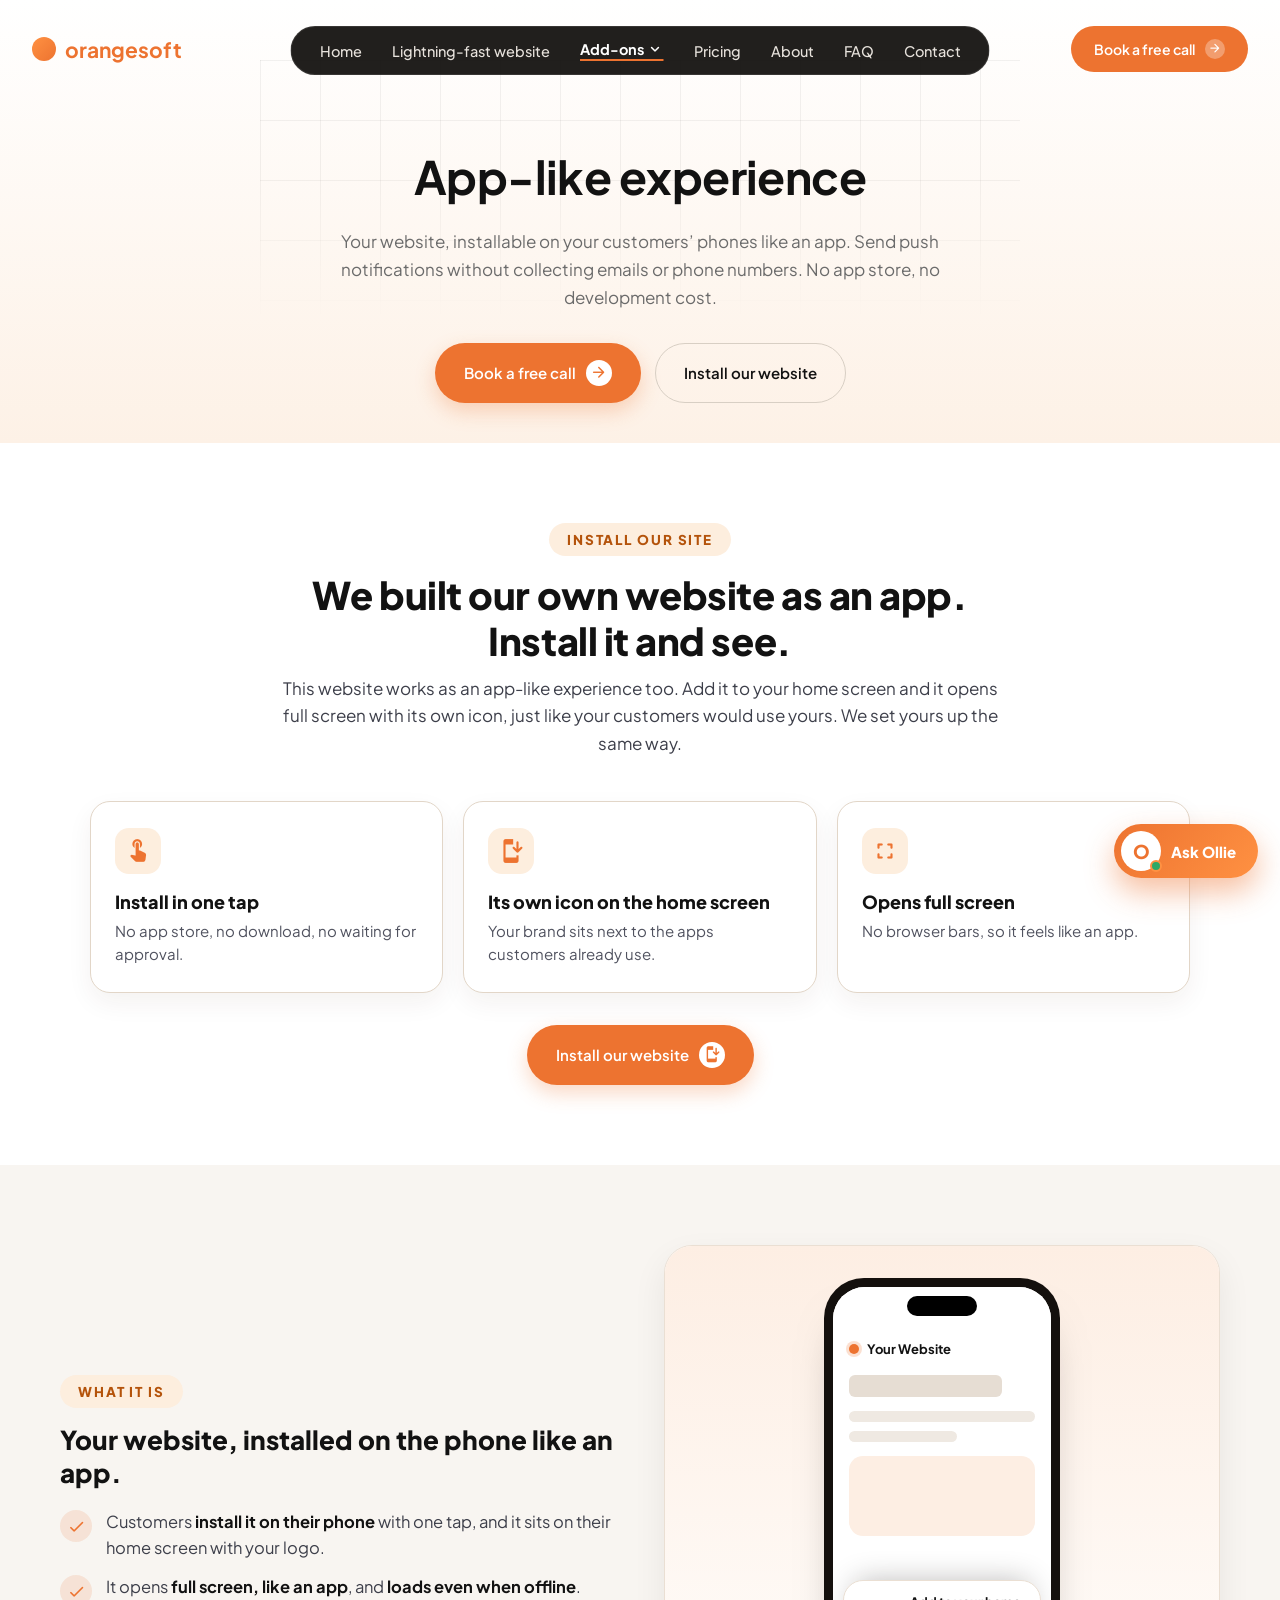
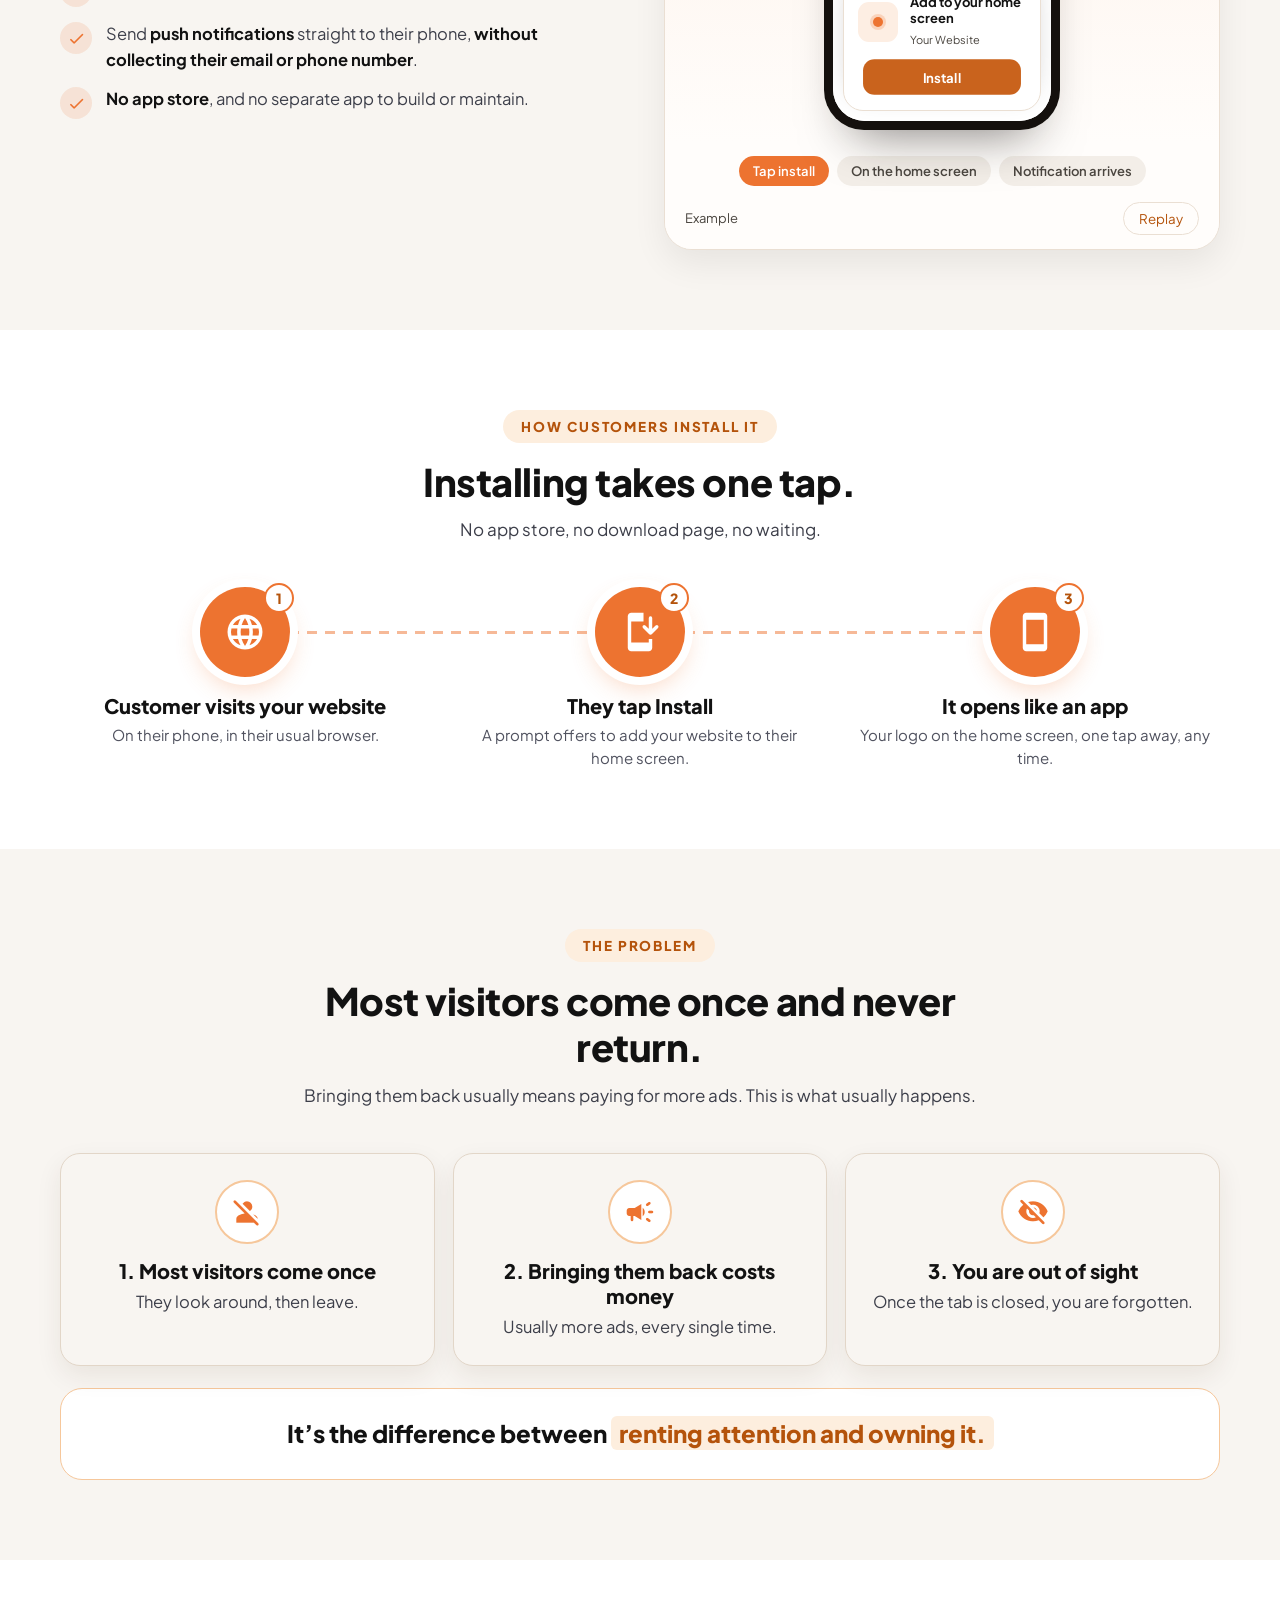
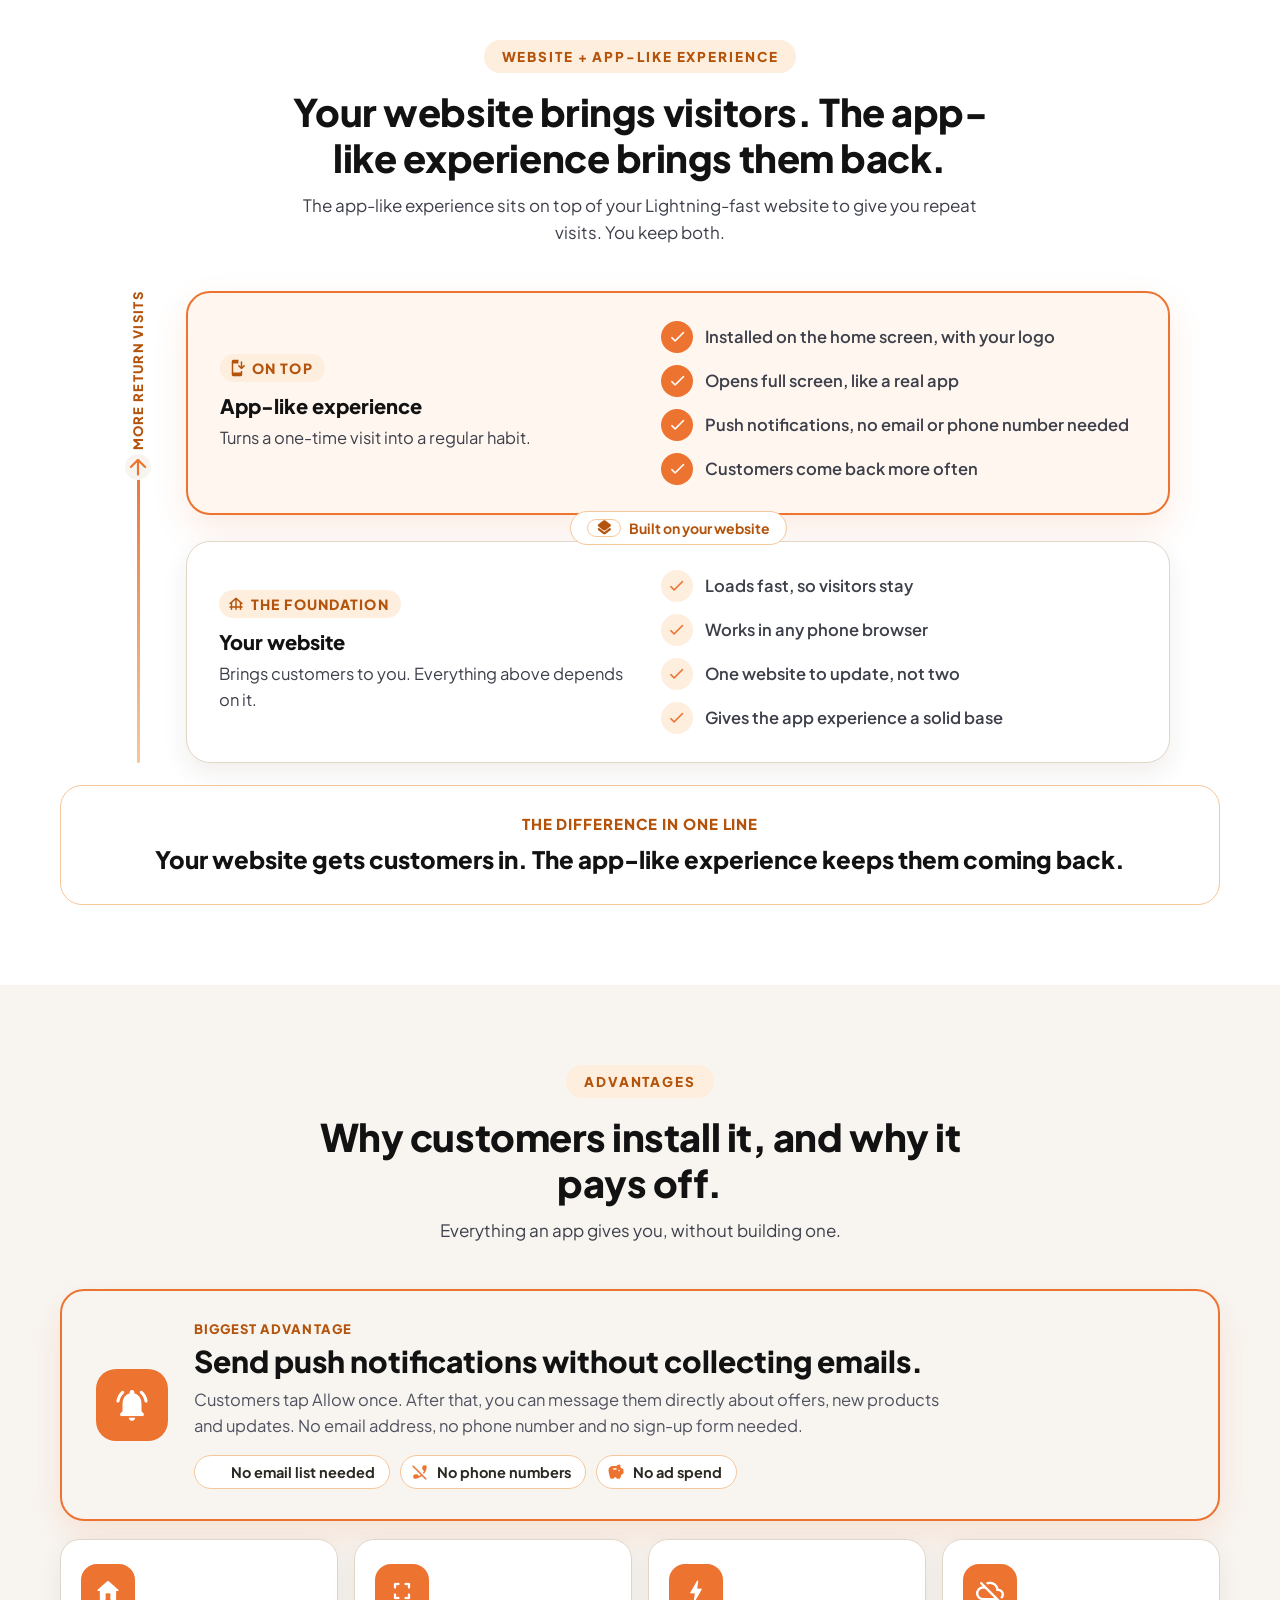
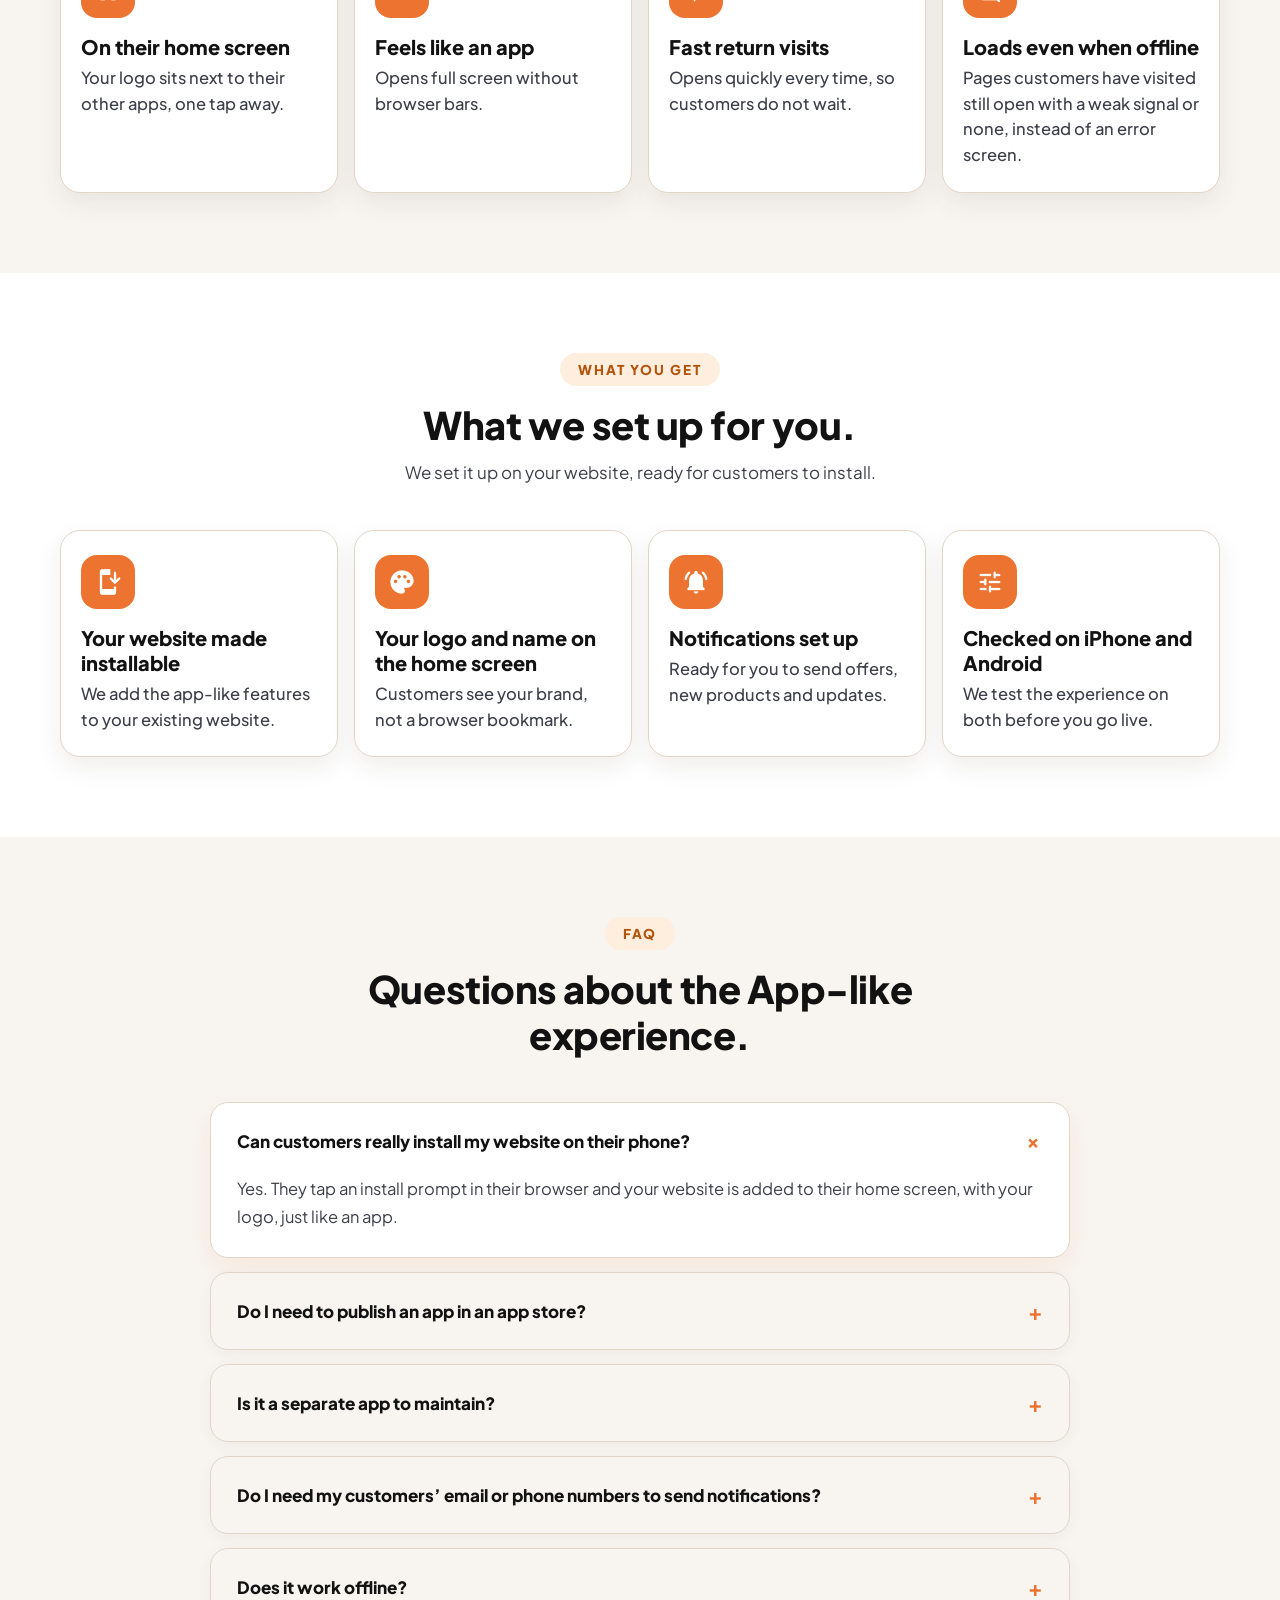
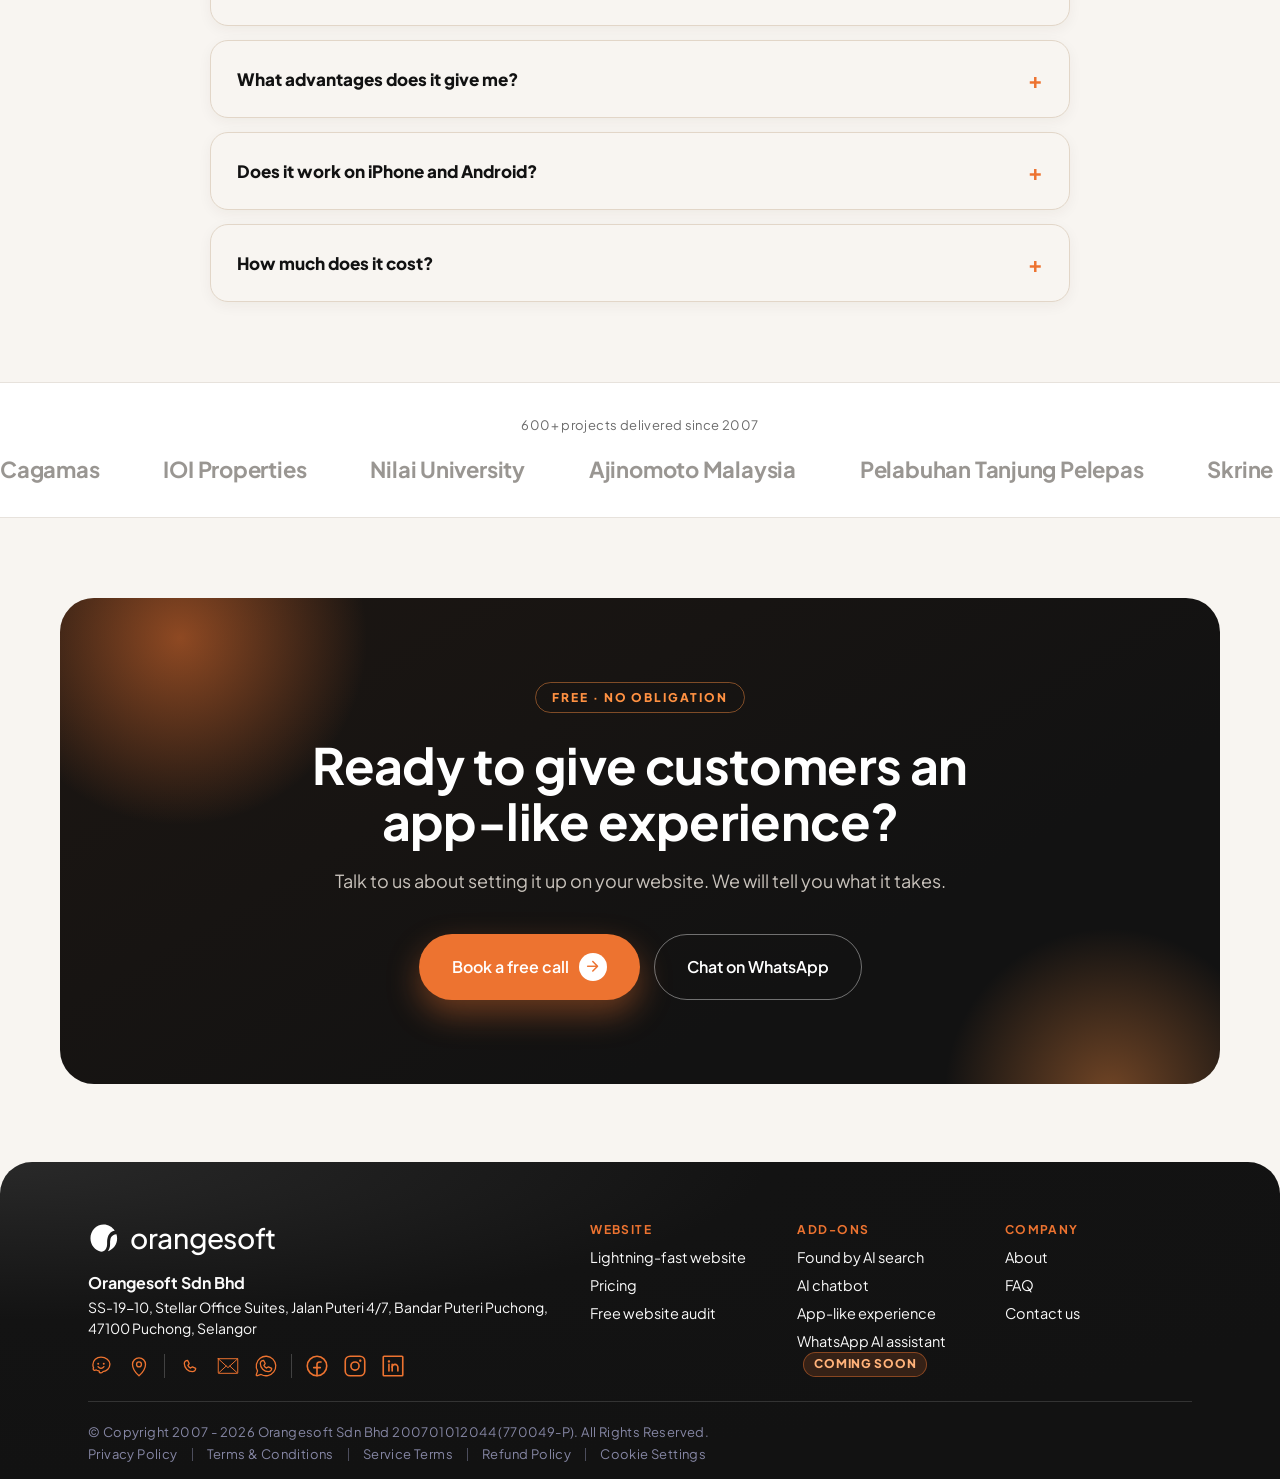
<file: app-experience-page.html>
<!DOCTYPE html>
<html lang="en">
<head>
<link rel="preconnect" href="https://fonts.googleapis.com">
<link rel="preconnect" href="https://fonts.gstatic.com" crossorigin>
<link href="https://fonts.googleapis.com/css2?family=Plus+Jakarta+Sans:wght@400;500;600;700;800&display=swap" rel="stylesheet">
<link rel="preconnect" href="https://fonts.googleapis.com"><link href="https://fonts.googleapis.com/icon?family=Material+Icons+Round" rel="stylesheet">
<meta name="viewport" content="width=device-width, initial-scale=1">
<meta charset="UTF-8">
<title>App-like experience — Mockup</title>
<meta name="description" content="Turn your website into an installable, app-like experience with push notifications and offline loading. No app store needed.">
<link rel="stylesheet" href="assets/css/orangesoft.css">
<style>

  :root{
    --orange:#ed7330;
    --orange-dark:#c9631d;
    --orange-light:#ff9142;
    --dark:#121212;
    --cream:#f8f5f1;
    --gray:#6b6b6b;
    --border:#e7e2dc;
  }
  *{box-sizing:border-box;margin:0;padding:0;}
  body{font-family:"Plus Jakarta Sans",-apple-system,BlinkMacSystemFont,"Segoe UI",Roboto,Helvetica,Arial,sans-serif;background:#fff;}
  .label-row{text-align:center;padding:18px 0 6px;font-size:12px;letter-spacing:.12em;text-transform:uppercase;color:var(--gray);font-weight:700;}
  a{color:inherit;}

  /* ---------- HEADER / NAV (shared component) ---------- */
  .site-header{position:absolute;top:0;left:0;right:0;z-index:20;padding:26px 32px;display:flex;align-items:center;justify-content:space-between;}
  .site-logo{display:flex;align-items:center;gap:9px;font-size:21px;font-weight:700;color:var(--orange);text-decoration:none;}
  .site-logo .logo-dot{width:24px;height:24px;border-radius:50%;background:linear-gradient(135deg,var(--orange-light),var(--orange));flex-shrink:0;}
  .nav-pill{position:absolute;left:50%;top:26px;transform:translateX(-50%);display:flex;align-items:center;gap:30px;background:rgba(15,12,10,.92);border:1px solid rgba(255,255,255,.1);padding:13px 28px;border-radius:999px;}
  .nav-pill a{color:#e7e2dc;font-size:14.5px;font-weight:500;text-decoration:none;white-space:nowrap;}
  .nav-pill a:hover{color:#fff;}
  .nav-menu-btn{width:44px;height:44px;border-radius:50%;border:1px solid var(--border);background:#fff;display:none;align-items:center;justify-content:center;color:#121212;}
  @media (max-width:900px){ .nav-pill{display:none;} .nav-menu-btn{display:flex;} }
  .header-right{display:flex;align-items:center;gap:14px;}
  .header-cta{display:inline-flex;align-items:center;gap:8px;background:var(--orange);color:#fff;font-size:14px;font-weight:700;padding:11px 20px;border-radius:999px;text-decoration:none;white-space:nowrap;}
  .header-cta:hover{background:var(--orange-dark);}
  .header-cta .arrow{display:inline-flex;align-items:center;justify-content:center;width:20px;height:20px;border-radius:50%;background:rgba(255,255,255,.3);font-size:11px;}
  @media (max-width:480px){ .header-cta{padding:9px 14px;font-size:13px;} .header-cta .arrow{display:none;} }

  /* ---------- PAGE HERO ---------- */
  .page-hero{
    position:relative;
    padding:150px 24px 70px;
    text-align:center;
    background:linear-gradient(180deg,#fff 0%,#fdf1e6 100%);
    overflow:hidden;
  }
  .grid-overlay{
    position:absolute;top:60px;left:50%;transform:translateX(-50%);
    width:760px;max-width:90%;height:260px;
    background-image:
      linear-gradient(to right, rgba(0,0,0,.05) 1px, transparent 1px),
      linear-gradient(to bottom, rgba(0,0,0,.05) 1px, transparent 1px);
    background-size:60px 60px;
    mask-image:linear-gradient(to bottom, black 40%, transparent 100%);
    pointer-events:none;
  }
  .page-hero-inner{position:relative;max-width:760px;margin:0 auto;}
  .page-hero h1{font-size:44px;font-weight:800;color:#121212;line-height:1.2;margin-bottom:24px;}
  .page-hero p{font-size:17px;line-height:1.65;color:var(--gray);max-width:640px;margin:0 auto;}

  .btn{display:inline-flex;align-items:center;gap:10px;padding:16px 28px;border-radius:999px;font-size:15px;font-weight:600;text-decoration:none;border:1px solid transparent;}
  .btn-primary{background:var(--orange);color:#fff;}
  .btn-primary .arrow{display:inline-flex;align-items:center;justify-content:center;width:26px;height:26px;border-radius:50%;background:#fff;color:var(--orange);font-size:14px;}
  .btn-outline{background:transparent;color:#121212;border:1px solid #d8cfc4;}
  .cta-row-center{display:flex;gap:14px;justify-content:center;flex-wrap:wrap;}
  /* ---------- LIVE DEMO SECTION ---------- */
  .demo-section{
    padding:80px 24px;
    background:linear-gradient(180deg,#fdf1e6 0%,#fbe4cf 100%);
  }
  .demo-section .section-header{max-width:680px;margin:0 auto 50px;text-align:center;}
  .demo-section .section-heading{font-size:34px;font-weight:800;color:#121212;margin-bottom:16px;line-height:1.2;}
  .demo-section .section-desc{font-size:16px;line-height:1.6;color:#5a5248;}
  .demo-wrap{max-width:1000px;margin:0 auto;}
  .demo-vs{
    text-align:center;font-size:13px;font-weight:800;letter-spacing:.08em;
    text-transform:uppercase;color:var(--orange-dark);margin-bottom:22px;
  }
  .demo-run{text-align:center;margin-bottom:36px;}
  .demo-run .btn{background:#161311;color:#fff;}
  .demo-grid{display:grid;grid-template-columns:1fr 1fr;gap:22px;}
  @media (max-width:800px){ .demo-grid{grid-template-columns:1fr;} }
  .demo-card{border:1px solid var(--border);border-radius:22px;padding:0;overflow:hidden;background:#fff;}
  .demo-head{display:flex;align-items:center;justify-content:space-between;gap:10px;padding:22px 24px;}
  .demo-head .d-label{font-size:16px;font-weight:700;color:#121212;}
  .demo-url{font-family:ui-monospace,Menlo,monospace;font-size:12px;color:#6b6b6b;border:1px solid var(--border);border-radius:8px;padding:8px 12px;max-width:220px;white-space:nowrap;overflow:hidden;text-overflow:ellipsis;}
  .demo-body{background:#f2efeb;padding:22px 24px 26px;}
  .demo-progress{height:8px;border-radius:4px;background:#e7e2dc;margin-bottom:10px;overflow:hidden;}
  .demo-progress span{display:block;height:100%;width:0%;background:var(--orange);}
  .demo-timer{font-family:ui-monospace,Menlo,monospace;font-size:13px;font-weight:700;color:#50525f;margin-bottom:16px;}
  .demo-preview{
    height:260px;border-radius:14px;background:#f8f5f1;border:1px dashed var(--border);
    display:flex;flex-direction:column;align-items:center;justify-content:center;gap:12px;color:#a89f94;
  }
  .demo-preview .play-icon{width:52px;height:52px;border-radius:50%;background:#fff;box-shadow:0 6px 16px rgba(0,0,0,.08);display:flex;align-items:center;justify-content:center;color:#b9b2a9;}

  /* ---------- NEW SECTIONS ---------- */
  .section-header{max-width:720px;margin:0 auto 50px;text-align:center;}
  .section-heading{font-size:36px;font-weight:800;color:#121212;margin-bottom:16px;line-height:1.2;}
  .section-desc{font-size:16.5px;line-height:1.65;color:var(--gray);}
  .eyebrow,.pill-label{display:inline-block;font-size:12px;font-weight:800;letter-spacing:.14em;color:var(--orange);margin-bottom:14px;}
  .page-hero h1{font-size:46px;}
  .explain-section{background:#fff;padding:90px 24px;}
  .explain-grid{max-width:1040px;margin:0 auto 50px;display:grid;grid-template-columns:1fr auto 1fr auto 1fr;gap:16px;align-items:center;}
  @media (max-width:860px){ .explain-grid{grid-template-columns:1fr;} .explain-arrow{transform:rotate(90deg);text-align:center;} }
  .explain-step{background:var(--cream);border:1px solid var(--border);border-radius:22px;padding:28px 24px;height:100%;}
  .ex-num,.proc-num{width:38px;height:38px;border-radius:50%;background:var(--orange);color:#fff;font-weight:800;display:flex;align-items:center;justify-content:center;margin-bottom:16px;}
  .explain-step h3,.proc-card h3{font-size:18px;font-weight:700;color:#121212;margin-bottom:8px;}
  .explain-step p,.proc-card p{font-size:14.5px;line-height:1.55;color:var(--gray);}
  .explain-arrow{font-size:26px;color:var(--orange);font-weight:700;}
  .explain-visual{max-width:760px;margin:0 auto;text-align:center;}
  .explain-visual img{max-width:100%;height:auto;}
  .outcomes-section{background:var(--cream);padding:90px 24px;}
  .outcome-grid{max-width:1160px;margin:0 auto 40px;display:grid;grid-template-columns:repeat(4,1fr);gap:20px;}
  @media (max-width:1000px){ .outcome-grid{grid-template-columns:repeat(2,1fr);} }
  @media (max-width:560px){ .outcome-grid{grid-template-columns:1fr;} }
  .outcome-card{background:#fff;border:1px solid var(--border);border-radius:22px;padding:30px 26px;}
  .icon-badge{width:60px;height:60px;border-radius:16px;background:linear-gradient(160deg,#fde3cd,#fbeee2);display:flex;align-items:center;justify-content:center;margin-bottom:22px;}
  .icon-badge svg{width:28px;height:28px;}
  .outcome-card h3{font-size:19px;font-weight:700;color:#121212;margin-bottom:10px;}
  .outcome-card p{font-size:14.5px;line-height:1.6;color:var(--gray);}
  .tech-details{max-width:900px;margin:0 auto;background:#fff;border:1px solid var(--border);border-radius:18px;padding:6px 24px;}
  .tech-details summary,.qa summary{cursor:pointer;font-weight:700;color:#121212;padding:16px 0;list-style:none;display:flex;justify-content:space-between;align-items:center;}
  .tech-details summary::-webkit-details-marker,.qa summary::-webkit-details-marker{display:none;}
  .tech-details summary::after,.qa summary::after{content:"+";font-size:22px;color:var(--orange);font-weight:700;}
  .tech-details[open] summary::after,.qa[open] summary::after{content:"–";}
  .tech-grid{display:grid;grid-template-columns:1fr 1fr;gap:18px 30px;padding:6px 0 20px;}
  @media (max-width:760px){ .tech-grid{grid-template-columns:1fr;} }
  .tech-grid b{display:block;font-size:14.5px;color:#121212;margin-bottom:4px;}
  .tech-grid span{font-size:14px;line-height:1.55;color:var(--gray);}
  .cms-section{background:#fff;padding:90px 24px;}
  .cms-chips{max-width:900px;margin:0 auto;display:flex;flex-wrap:wrap;justify-content:center;gap:14px;}
  .cms-chips span{font-size:17px;font-weight:700;color:#121212;background:var(--cream);border:1px solid var(--border);border-radius:999px;padding:14px 26px;}
  .process-section{background:var(--cream);padding:90px 24px;}
  .process-grid{max-width:1160px;margin:0 auto;display:grid;grid-template-columns:repeat(4,1fr);gap:20px;}
  @media (max-width:1000px){ .process-grid{grid-template-columns:repeat(2,1fr);} }
  @media (max-width:560px){ .process-grid{grid-template-columns:1fr;} }
  .proc-card{background:#fff;border:1px solid var(--border);border-radius:22px;padding:28px 24px;}
  .qa-section{background:#fff;padding:90px 24px;}
  .qa-list{max-width:820px;margin:0 auto;display:flex;flex-direction:column;gap:12px;}
  .qa{border:1px solid var(--border);border-radius:16px;padding:2px 24px;background:var(--cream);}
  .qa summary{font-size:17px;}
  .qa p{font-size:15px;line-height:1.65;color:var(--gray);padding:0 0 18px;}
  .qa a{color:var(--orange);font-weight:700;}
  .proof2-section{background:var(--cream);padding:90px 24px 70px;text-align:center;}
  .proof2-stats{max-width:960px;margin:0 auto 60px;display:grid;grid-template-columns:1fr 1fr;gap:20px;text-align:left;}
  @media (max-width:760px){ .proof2-stats{grid-template-columns:1fr;} }
  .p2-stat{background:var(--dark);border-radius:24px;padding:34px 30px;display:flex;gap:22px;align-items:center;}
  .p2-num{font-size:56px;font-weight:800;color:var(--orange-light);line-height:1;flex-shrink:0;}
  .p2-txt{font-size:16px;font-weight:700;color:#fff;line-height:1.4;}
  .p2-txt small{display:block;font-size:12px;font-weight:500;color:#8f877e;margin-top:8px;}
  .t-label{font-size:16px;color:#50525f;margin-bottom:28px;}
  .trust-logos{max-width:900px;margin:0 auto;display:flex;justify-content:center;align-items:center;gap:20px 48px;flex-wrap:wrap;}
  .trust-logos span{font-size:20px;font-weight:700;color:#2c2822;opacity:.55;}
  .final-cta{background:#fff;padding:80px 24px 90px;}
  .final-cta-inner{position:relative;max-width:1160px;margin:0 auto;border-radius:34px;padding:84px 32px;text-align:center;overflow:hidden;background:linear-gradient(150deg,#1c1612 0%,#121212 70%);}
  .fc-orb{position:absolute;border-radius:50%;pointer-events:none;}
  .fc-orb-1{width:520px;height:520px;left:-140px;top:-220px;background:radial-gradient(closest-side,rgba(237,115,48,.55),transparent 72%);}
  .fc-orb-2{width:460px;height:460px;right:-120px;bottom:-240px;background:radial-gradient(closest-side,rgba(255,145,66,.40),transparent 72%);}
  .fc-content{position:relative;z-index:1;max-width:760px;margin:0 auto;}
  .fc-eyebrow{display:inline-block;font-size:12px;font-weight:800;letter-spacing:.16em;color:var(--orange-light);border:1px solid rgba(255,145,66,.45);border-radius:999px;padding:7px 16px;margin-bottom:24px;}
  .final-cta h2{font-size:48px;line-height:1.12;font-weight:800;color:#fff;margin-bottom:18px;}
  .final-cta p{font-size:18px;line-height:1.6;color:#c9c3bc;margin-bottom:38px;}
  .fc-btn{padding:18px 32px;font-size:16px;box-shadow:0 14px 32px rgba(237,115,48,.4);}
  .fc-link{display:inline-block;margin-top:22px;font-size:15px;font-weight:600;color:#c9c3bc;text-decoration:none;}
  .fc-link:hover{color:#fff;text-decoration:underline;}
  @media (max-width:700px){ .final-cta h2{font-size:32px;} .final-cta-inner{padding:60px 22px;} .page-hero h1{font-size:34px;} .section-heading{font-size:28px;} }

  /* ---------- FOOTER (shared) ---------- */
  .site-footer{background:#fff;padding:70px 24px 0;}
  .footer-top{max-width:1160px;margin:0 auto;display:grid;grid-template-columns:1.6fr 1fr 1fr 1fr;gap:40px;padding-bottom:56px;}
  @media (max-width:800px){ .footer-top{grid-template-columns:1fr 1fr;} }
  .footer-brand .f-logo{display:flex;align-items:center;gap:10px;font-size:26px;font-weight:700;color:var(--orange);margin-bottom:18px;}
  .footer-brand .f-logo .f-dot{width:30px;height:30px;border-radius:50%;background:var(--orange);}
  .footer-brand p{font-size:14px;line-height:1.6;color:#6b6b6b;max-width:320px;}
  .footer-col-label{font-size:14px;color:#9c9088;margin-bottom:18px;}
  .footer-col a{display:block;font-size:15px;font-weight:600;color:#121212;text-decoration:none;margin-bottom:14px;}
  .footer-social{display:flex;gap:12px;margin-top:4px;}
  .footer-social a{width:38px;height:38px;border-radius:50%;border:1px solid var(--border);display:flex;align-items:center;justify-content:center;color:#50525f;}
  .footer-watermark{background:linear-gradient(160deg,#fde3cd,#fff);overflow:hidden;padding:20px 0;}
  .footer-watermark span{display:block;text-align:center;white-space:nowrap;font-size:140px;font-weight:800;letter-spacing:-.02em;color:transparent;-webkit-text-stroke:1.5px rgba(237,115,48,.35);}
  .footer-bottom{max-width:1160px;margin:0 auto;padding:22px 0;display:flex;justify-content:space-between;align-items:center;border-top:1px solid var(--border);font-size:13px;color:#9c9088;}
  .footer-bottom a{color:#9c9088;text-decoration:none;}
  .back-to-top{
    display:flex;align-items:center;gap:10px;
  }
  .back-to-top .btt-circle{
    width:34px;height:34px;border-radius:50%;background:#161311;color:#fff;
    display:flex;align-items:center;justify-content:center;
  }
  .wa-float{position:fixed;right:22px;bottom:22px;z-index:50;display:flex;align-items:center;gap:10px;background:#25d366;color:#fff;font-weight:700;font-size:14px;padding:13px 20px;border-radius:999px;text-decoration:none;box-shadow:0 10px 24px rgba(0,0,0,.2);}
  .wa-float svg{width:20px;height:20px;}

  /* ---------- SOLID PASS ---------- */
  .explain-section,.outcomes-section,.process-section,.qa-section{padding:64px 24px;}
  .proof2-section{padding:56px 24px 56px;}
  .section-header{margin-bottom:34px;}
  .page-hero{padding-bottom:40px;}
  .statbar{background:var(--dark);padding:0 24px;}
  .statbar-inner{max-width:1160px;margin:0 auto;display:grid;grid-template-columns:repeat(3,1fr);}
  .sb{padding:34px 28px;border-left:1px solid #2a2420;}
  .sb:first-child{border-left:0;}
  .sb b{display:block;font-size:52px;font-weight:800;color:var(--orange-light);line-height:1;margin-bottom:10px;}
  .sb span{display:block;font-size:15.5px;font-weight:600;color:#fff;line-height:1.4;}
  .sb small{display:block;font-size:12px;color:#8f877e;margin-top:8px;}
  @media (max-width:760px){ .statbar-inner{grid-template-columns:1fr;} .sb{border-left:0;border-top:1px solid #2a2420;} .sb:first-child{border-top:0;} }
  .cmp{max-width:1040px;margin:0 auto 36px;display:grid;grid-template-columns:1fr 1fr;gap:20px;}
  @media (max-width:760px){ .cmp{grid-template-columns:1fr;} }
  .cmp-col{border-radius:24px;padding:32px 30px;}
  .cmp-old{background:var(--cream);border:1px solid var(--border);}
  .cmp-new{background:var(--dark);box-shadow:0 24px 50px rgba(11,9,8,.25);}
  .cmp-tag{font-size:12px;font-weight:800;letter-spacing:.14em;margin-bottom:20px;color:var(--gray);}
  .cmp-new .cmp-tag{color:var(--orange-light);}
  .cmp ul{list-style:none;display:flex;flex-direction:column;gap:16px;}
  .cmp li{display:flex;gap:14px;align-items:flex-start;font-size:16px;font-weight:600;line-height:1.45;color:#3a352f;}
  .cmp-new li{color:#fff;}
  .cmp li i{font-style:normal;flex-shrink:0;width:26px;height:26px;border-radius:50%;display:flex;align-items:center;justify-content:center;font-size:13px;font-weight:800;background:#ece6df;color:#9a9188;}
  .cmp-new li i{background:var(--orange);color:#fff;}
  .outcome-card{background:var(--dark);border:0;border-radius:22px;padding:30px 26px;}
  .oc-big{font-size:30px;font-weight:800;color:var(--orange-light);margin-bottom:14px;line-height:1;}
  .outcome-card h3{color:#fff;}
  .outcome-card p{color:#b9b2aa;}
  .cms-row{max-width:1060px;margin:34px auto 0;display:flex;align-items:center;gap:20px;flex-wrap:wrap;justify-content:center;background:#fff;border:1px solid var(--border);border-radius:22px;padding:20px 26px;}
  .cms-label{font-size:12px;font-weight:800;letter-spacing:.14em;color:var(--orange);}
  .cms-row .cms-chips{gap:10px;}
  .cms-row .cms-chips span{font-size:15px;padding:10px 20px;}
  .final-cta{padding:56px 24px 72px;}

  .hero-split{max-width:1160px;display:grid;grid-template-columns:1.05fr .95fr;gap:40px;align-items:center;text-align:left;}
  .hero-split h1{font-size:44px;}
  .hero-btns{display:flex;gap:14px;flex-wrap:wrap;margin-top:32px;}
  .hero-img img{width:100%;height:auto;display:block;filter:drop-shadow(0 24px 40px rgba(201,99,29,.18));}
  @media (max-width:900px){ .hero-split{grid-template-columns:1fr;text-align:center;} .hero-btns{justify-content:center;} .hero-split h1{font-size:34px;} }

  .bf-grid{max-width:1160px;margin:0 auto;display:grid;grid-template-columns:repeat(3,1fr);gap:20px;}
  .bf-card{background:#fff;border:1px solid var(--border);border-radius:24px;padding:32px 28px;}
  .bf-wide{grid-column:span 2;}
  .bf-dark{background:var(--dark);border-color:var(--dark);}
  .bf-icon{width:52px;height:52px;border-radius:14px;background:linear-gradient(160deg,#fde3cd,#fbeee2);color:var(--orange);display:flex;align-items:center;justify-content:center;margin-bottom:20px;}
  .bf-dark .bf-icon{background:rgba(237,115,48,.18);color:var(--orange-light);}
  .bf-icon svg{width:26px;height:26px;}
  .bf-tag{font-size:12px;font-weight:800;letter-spacing:.14em;color:var(--orange);margin-bottom:10px;}
  .bf-card h3{font-size:22px;font-weight:800;line-height:1.25;color:#121212;margin-bottom:10px;}
  .bf-card p{font-size:15px;line-height:1.6;color:var(--gray);}
  .bf-dark .bf-tag{color:var(--orange-light);} .bf-dark h3{color:#fff;} .bf-dark p{color:#b9b2aa;}
  @media (max-width:900px){ .bf-grid{grid-template-columns:1fr 1fr;} }
  @media (max-width:600px){ .bf-grid{grid-template-columns:1fr;} .bf-wide{grid-column:auto;} }

  .sb-lead{max-width:1160px;margin:0 auto;padding:30px 28px 0;font-size:12px;font-weight:800;letter-spacing:.16em;color:var(--orange-light);}
  .statbar-inner .sb{padding-top:22px;}
  .cmp-h{font-size:24px;font-weight:800;line-height:1.25;margin-bottom:12px;color:#121212;}
  .cmp-new .cmp-h{color:#fff;}
  .cmp-p{font-size:16px;line-height:1.65;color:#5a544d;}
  .cmp-new .cmp-p{color:#c9c3bc;}
  .explain-note{max-width:760px;margin:0 auto;text-align:center;font-size:17px;line-height:1.6;color:#50525f;}
  .explain-note b{color:var(--orange);}
  .bg-grid{max-width:1160px;margin:0 auto 20px;display:grid;grid-template-columns:1fr 1fr;gap:20px;}
  @media (max-width:860px){ .bg-grid{grid-template-columns:1fr;} }
  .bg-card{background:#fff;border:1px solid var(--border);border-radius:24px;padding:32px 30px;}
  .bg-title{display:flex;align-items:center;gap:12px;font-size:24px;font-weight:800;color:#121212;margin-bottom:8px;}
  .bg-ic{width:44px;height:44px;border-radius:12px;background:linear-gradient(160deg,#fde3cd,#fbeee2);display:flex;align-items:center;justify-content:center;font-size:20px;}
  .bg-item{padding:20px 0;border-top:1px solid var(--border);}
  .bg-title+.bg-item{margin-top:14px;}
  .bg-tag{font-size:11.5px;font-weight:800;letter-spacing:.14em;color:var(--orange);margin-bottom:6px;}
  .bg-item h4{font-size:18px;font-weight:800;color:#121212;margin-bottom:6px;}
  .bg-item p{font-size:14.5px;line-height:1.6;color:var(--gray);}
  .bg-strip{max-width:1160px;margin:0 auto;background:var(--dark);border-radius:24px;padding:30px 34px;display:grid;grid-template-columns:1fr 1.4fr;gap:30px;align-items:center;}
  @media (max-width:860px){ .bg-strip{grid-template-columns:1fr;} }
  .bg-strip h4{font-size:24px;font-weight:800;color:#fff;}
  .bg-strip .bg-tag{color:var(--orange-light);}
  .bg-strip p{font-size:15.5px;line-height:1.6;color:#c9c3bc;}

  /* ---------- CLEAR LAYOUT PASS ---------- */
  .step-section{padding:72px 24px;}
  .bg-white{background:#fff;} .bg-cream{background:var(--cream);}
  .step-tag{display:inline-block;font-size:12px;font-weight:800;letter-spacing:.14em;color:var(--orange);background:#fdeede;border-radius:999px;padding:7px 16px;margin-bottom:16px;}
  .stat-panel{background:var(--dark);border-radius:28px;max-width:1060px;margin:0 auto;overflow:hidden;}
  .statbar{display:none;}
  .flow{max-width:1040px;margin:0 auto 36px;display:grid;grid-template-columns:1fr auto 1fr auto 1fr;gap:14px;align-items:stretch;}
  @media (max-width:860px){ .flow{grid-template-columns:1fr;} .flow-arrow{transform:rotate(90deg);text-align:center;} }
  .flow-card{background:#fff;border:1px solid var(--border);border-radius:22px;padding:26px 24px;}
  .flow-n{width:36px;height:36px;border-radius:50%;background:var(--orange);color:#fff;font-weight:800;display:flex;align-items:center;justify-content:center;margin-bottom:14px;}
  .flow-card h3{font-size:18px;font-weight:700;color:#121212;margin-bottom:8px;}
  .flow-card p{font-size:14.5px;line-height:1.55;color:var(--gray);}
  .flow-arrow{align-self:center;font-size:26px;font-weight:700;color:var(--orange);}
  .jargon{max-width:720px;margin:30px auto 0;text-align:center;font-size:15.5px;color:#5a5248;background:#fff;border:1px dashed #e0b793;border-radius:14px;padding:14px 20px;}
  .jargon b{color:var(--orange-dark);}
  .grp-grid{max-width:1160px;margin:0 auto;display:grid;grid-template-columns:repeat(3,1fr);gap:20px;align-items:stretch;}
  @media (max-width:980px){ .grp-grid{grid-template-columns:1fr;} }
  .grp{background:var(--cream);border:1px solid var(--border);border-radius:26px;padding:28px 26px;}
  .grp-dark{background:var(--dark);border-color:var(--dark);}
  .grp-head{display:flex;align-items:center;gap:12px;font-size:20px;font-weight:800;color:#121212;margin-bottom:22px;}
  .grp-head span{width:34px;height:34px;border-radius:50%;background:var(--orange);color:#fff;font-size:15px;display:flex;align-items:center;justify-content:center;}
  .grp-dark .grp-head{color:#fff;}
  .grp ul{list-style:none;display:flex;flex-direction:column;gap:20px;}
  .grp li{display:flex;gap:14px;align-items:flex-start;}
  .gi{flex-shrink:0;width:40px;height:40px;border-radius:12px;background:#fff;color:var(--orange);display:flex;align-items:center;justify-content:center;border:1px solid var(--border);}
  .gi svg{width:20px;height:20px;}
  .grp-dark .gi{background:rgba(237,115,48,.18);border-color:transparent;color:var(--orange-light);}
  .grp li b{display:block;font-size:16px;color:#121212;margin-bottom:4px;}
  .grp li p{font-size:14.5px;line-height:1.55;color:var(--gray);}
  .grp-dark li b{color:#fff;} .grp-dark li p{color:#b9b2aa;}
  .grp-note{margin-top:22px;font-size:14.5px;line-height:1.55;color:#d8d2ca;border-top:1px solid #2a2420;padding-top:18px;}
  .grp-link{display:inline-block;margin-top:14px;font-weight:700;color:var(--orange-light);text-decoration:none;}
  .sc{max-width:900px;margin:0 auto;display:grid;grid-template-columns:1fr 1fr;gap:20px;}
  @media (max-width:700px){ .sc{grid-template-columns:1fr;} }
  .sc-col{background:#fff;border:1px solid var(--border);border-radius:24px;padding:28px;}
  .sc-new{background:var(--dark);border-color:var(--dark);}
  .sc-tag{font-size:12px;font-weight:800;letter-spacing:.14em;color:var(--gray);margin-bottom:18px;}
  .sc-new .sc-tag{color:var(--orange-light);}
  .sc ul{list-style:none;display:flex;flex-direction:column;gap:14px;}
  .sc li{display:flex;gap:12px;align-items:center;font-size:16px;font-weight:600;color:#2c2822;}
  .sc-new li{color:#fff;}
  .sc li i{font-style:normal;width:26px;text-align:center;color:var(--orange);font-weight:800;}
  .process-section{background:#fff;} .qa-section{background:var(--cream);} .proof2-section{background:#fff;} .final-cta{background:var(--cream);}
  .qa{background:#fff;}
  .cms-row{background:var(--cream);}
  .hero-note{margin-top:18px;font-size:14px;color:#7a7168;}

  .faq2-grid{max-width:860px;margin:0 auto;display:block;}
  @media (max-width:900px){ .faq2-grid{grid-template-columns:1fr;gap:34px;} }
  .faq2-side{position:sticky;top:24px;}
  @media (max-width:900px){ .faq2-side{position:static;} }
  .faq2-side .section-heading{font-size:34px;}
  .faq2-card{margin-top:28px;background:var(--dark);border-radius:24px;padding:28px;display:flex;flex-direction:column;gap:12px;}
  .faq2-card b{color:#fff;font-size:19px;}
  .faq2-card span{color:#b9b2aa;font-size:14.5px;line-height:1.5;}
  .faq2-card .btn{justify-content:center;margin-top:6px;}
  .faq2-wa{color:var(--orange-light);font-weight:600;font-size:14.5px;text-decoration:none;}
  .faq2 .qa-list{max-width:none;margin:0;gap:14px;}
  .faq2 .qa{background:var(--cream);border:1px solid var(--border);border-radius:18px;padding:4px 26px;}
  .faq2 .qa[open]{background:#fff;border-color:var(--orange);box-shadow:0 10px 28px rgba(237,115,48,.10);}
  .faq2 .qa summary{font-size:17px;padding:20px 0;}
  .faq2 .qa-body p{font-size:15.5px;line-height:1.7;color:#50525f;padding:0 0 22px;}
  .faq2 .qa a{color:var(--orange);font-weight:700;}
  .proof2-section{background:var(--cream);} .final-cta{background:#fff;}
  .faq2-card{padding:34px 30px;gap:14px;background:linear-gradient(150deg,#1c1612,#121212);box-shadow:0 20px 44px rgba(11,9,8,.25);}
  .faq2-card b{font-size:26px;line-height:1.2;}
  .faq2-card .fc-eyebrow{align-self:flex-start;font-size:11px;margin-bottom:4px;color:var(--orange-light);}
  .faq2-card .btn{padding:16px 24px;}
  .proof2-section{background:var(--cream);}
  /* ---------- MARQUEE ---------- */
  .marquee-section{
    background:#fff;
    border-top:1px solid var(--border);
    border-bottom:1px solid var(--border);
    padding:34px 0;
    overflow:hidden;
  }
  .marquee-caption{
    text-align:center;
    font-size:13px;
    color:var(--gray);
    margin-bottom:22px;
    letter-spacing:.03em;
  }
  .marquee-track{
    display:flex;
    width:max-content;
    animation:scroll 26s linear infinite;
  }
  .marquee-track:hover{animation-play-state:paused;}
  @keyframes scroll{
    0%{transform:translateX(0);}
    100%{transform:translateX(-50%);}
  }
  .logo-set{
    display:flex;
    align-items:center;
    gap:64px;
    padding-right:64px;
  }
  .logo-chip{
    font-size:22px;
    font-weight:700;
    color:#20180f;
    opacity:.45;
    white-space:nowrap;
    letter-spacing:-.01em;
  }


  .final-cta{background:var(--cream);padding:80px 24px 90px;}
  .final-cta-inner{position:relative;max-width:1160px;margin:0 auto;border-radius:34px;padding:88px 32px;text-align:center;overflow:hidden;background:linear-gradient(150deg,#1c1612 0%,#121212 70%);}
  .fc-orb{position:absolute;border-radius:50%;pointer-events:none;}
  .fc-orb-1{width:520px;height:520px;left:-140px;top:-220px;background:radial-gradient(closest-side,rgba(237,115,48,.55),transparent 72%);}
  .fc-orb-2{width:460px;height:460px;right:-120px;bottom:-240px;background:radial-gradient(closest-side,rgba(255,145,66,.40),transparent 72%);}
  .fc-content{position:relative;z-index:1;max-width:780px;margin:0 auto;}
  .fc-eyebrow{display:inline-block;font-size:12px;font-weight:800;letter-spacing:.16em;color:var(--orange-light);border:1px solid rgba(255,145,66,.45);border-radius:999px;padding:7px 16px;margin-bottom:24px;}
  .final-cta h2{font-size:52px;line-height:1.1;font-weight:800;color:#fff;margin-bottom:20px;letter-spacing:-.01em;}
  .final-cta p{font-size:18px;line-height:1.6;color:#c9c3bc;margin:0 auto 38px;max-width:640px;}
  .fc-actions{display:flex;gap:14px;justify-content:center;flex-wrap:wrap;}
  .fc-btn{padding:18px 32px;font-size:16px;box-shadow:0 14px 32px rgba(237,115,48,.4);}
  .fc-btn-ghost{display:inline-flex;align-items:center;gap:10px;padding:18px 30px;border-radius:999px;font-size:16px;font-weight:600;text-decoration:none;color:#fff;border:1.5px solid rgba(255,255,255,.4);transition:background .15s ease,border-color .15s ease;}
  .fc-btn-ghost:hover{background:rgba(255,255,255,.1);border-color:#fff;}
  .fc-points{list-style:none;display:flex;gap:10px 28px;justify-content:center;flex-wrap:wrap;margin-top:34px;padding-top:26px;border-top:1px solid rgba(255,255,255,.12);}
  .fc-points li{font-size:14.5px;font-weight:600;color:#d8d2ca;}
  @media (max-width:700px){ .final-cta h2{font-size:34px;} .final-cta-inner{padding:60px 22px;} .final-cta p{font-size:16px;} }

  /* ===== SITE-WIDE CONSISTENCY (keep identical on every page) ===== */
  .btn{padding:16px 28px;font-size:15px;}
  .nav-pill a.nav-active{color:#fff;font-weight:700;box-shadow:inset 0 -2px 0 var(--orange);padding-bottom:3px;}
  .section-heading{font-size:36px;line-height:1.2;}
  .section-desc{font-size:16.5px;line-height:1.65;}
  .page-hero h1{font-size:46px;line-height:1.15;}
  .final-cta{padding:80px 24px 90px;}
  .final-cta-inner{position:relative;max-width:1160px;margin:0 auto;border-radius:34px;padding:84px 32px;text-align:center;overflow:hidden;background:linear-gradient(150deg,#1c1612 0%,#121212 70%);}
  .final-cta h2{font-size:50px;line-height:1.12;font-weight:800;color:#fff;margin-bottom:18px;letter-spacing:-.01em;}
  .final-cta p{font-size:18px;line-height:1.6;color:#c9c3bc;margin-bottom:38px;}
  .fc-actions{display:flex;gap:14px;justify-content:center;flex-wrap:wrap;}
  .fc-btn{padding:18px 32px;font-size:16px;}
  .fc-btn-ghost{display:inline-flex;align-items:center;gap:10px;padding:18px 30px;border-radius:999px;font-size:16px;font-weight:600;text-decoration:none;color:#fff;border:1.5px solid rgba(255,255,255,.4);}
  @media (max-width:700px){ .section-heading{font-size:28px;} .page-hero h1{font-size:34px;} .final-cta h2{font-size:34px;} .final-cta-inner{padding:60px 22px;} .final-cta p{font-size:16px;} }

  /* ===== HERO (identical layout on every sub-page: copy left, visual right) ===== */
  .page-hero-inner.hero-split{max-width:1160px;margin:0 auto;display:grid;grid-template-columns:1.05fr .95fr;gap:40px;align-items:center;text-align:left !important;}
  .page-hero-inner.hero-split .hero-btns{justify-content:flex-start;}
  .page-hero-inner.hero-split .hero-copy p{margin-left:0;margin-right:0;}
  .hero-btns{display:flex;gap:14px;flex-wrap:wrap;margin-top:32px;}
  @media (max-width:900px){ .page-hero-inner.hero-split{grid-template-columns:1fr;gap:30px;text-align:left !important;} }
    /* stat panel identical to homepage */
  .stat-panel{position:relative;max-width:1160px;margin:0 auto 80px;background:var(--dark);border-radius:30px;padding:56px 40px;overflow:hidden;}
    .stat-glow{position:absolute;inset:0;background:radial-gradient(45% 80% at 20% 0%,rgba(237,115,48,.30),transparent 70%),radial-gradient(40% 70% at 95% 100%,rgba(255,145,66,.18),transparent 70%);pointer-events:none;}
    .stat-cols{position:relative;z-index:1;display:grid;grid-template-columns:repeat(3,1fr);}
    @media (max-width:800px){ .stat-cols{grid-template-columns:1fr;} .stat-col{border-left:none !important;border-top:1px solid rgba(255,255,255,.12);padding:32px 0 !important;} .stat-col:first-child{border-top:none;padding-top:0 !important;} }
    .stat-col{padding:6px 36px;border-left:1px solid rgba(255,255,255,.12);text-align:left;}
    .stat-col:first-child{border-left:none;padding-left:0;}
    .stat-big{font-size:76px;font-weight:800;line-height:1;color:var(--orange-light);margin-bottom:16px;letter-spacing:-.02em;font-variant-numeric:tabular-nums;}
    .stat-head{font-size:20px;font-weight:800;color:#fff;margin-bottom:6px;}
    .stat-sub{font-size:15px;color:#c9c3bc;line-height:1.45;margin-bottom:14px;}
    .stat-src{font-size:12px;color:#8f877e;}
  
  .step-section .stat-panel{margin-bottom:0;}

  /* centered text-only inner-page hero */
  .page-hero-inner.hero-split{display:block;max-width:820px;margin:0 auto;text-align:center !important;}
  .page-hero-inner.hero-split .hero-btns{justify-content:center;}
  .page-hero-inner.hero-split .hero-copy p{margin-left:auto;margin-right:auto;}
  .page-hero-inner.hero-split .hero-copy>*{margin-left:auto;margin-right:auto;}
  .page-hero-inner.hero-split .jump{justify-content:center;}
  .hero-extra{margin:36px auto 0;max-width:620px;text-align:left;}
  @media (max-width:900px){ .page-hero-inner.hero-split{text-align:center !important;} }

  .bt-grid{max-width:1160px;margin:0 auto;display:grid;grid-template-columns:repeat(4,1fr);gap:16px;}
  .bt{background:var(--cream);border:1px solid var(--border);border-radius:20px;padding:24px 22px;display:flex;flex-direction:column;gap:6px;text-decoration:none;color:inherit;}
  .bt .gi{background:rgba(237,115,48,.12);border-color:transparent;margin-bottom:8px;}
  .bt b{font-size:17px;color:#121212;}
  .bt p{font-size:14px;line-height:1.5;color:var(--gray);margin:0;}
  .bt-cta{background:var(--dark);border-color:var(--dark);justify-content:center;}
  .bt-cta b{color:#fff;font-size:18px;} .bt-cta p{color:#b9b2a9;}
  .bt-cta span{color:var(--orange-light);font-weight:700;font-size:14.5px;margin-top:10px;}
  @media (max-width:1000px){.bt-grid{grid-template-columns:repeat(2,1fr);}}
  @media (max-width:520px){.bt-grid{grid-template-columns:1fr;}}
  .flow-card p{font-size:14.5px;}
  .demo-section{background:var(--cream);}
  .demo-section .demo-card{background:#fff;}

  /* ---- professional footer ---- */
  .site-footer{background:#121212;padding:0;color:#b9b2aa;}
  .site-footer .sf-inner{max-width:1160px;margin:0 auto;padding:64px 24px 28px;}
  .sf-top{display:grid;grid-template-columns:1.5fr 1fr 1fr 1.4fr;gap:40px;padding-bottom:44px;border-bottom:1px solid #2a2420;}
  .sf-logo{display:inline-flex;align-items:center;gap:10px;font-size:24px;font-weight:800;color:#fff;text-decoration:none;letter-spacing:-.01em;}
  .sf-dot{width:14px;height:14px;border-radius:50%;background:var(--orange);display:inline-block;}
  .sf-brand p{font-size:14.5px;line-height:1.65;margin:16px 0 20px;max-width:300px;color:#b9b2aa;}
  .sf-social{display:flex;gap:10px;}
  .sf-social a{width:38px;height:38px;border-radius:50%;border:1px solid #3a322b;display:flex;align-items:center;justify-content:center;color:#d8d2ca;transition:all .2s;}
  .sf-social a:hover{background:var(--orange);border-color:var(--orange);color:#fff;}
  .sf-col{display:flex;flex-direction:column;gap:11px;}
  .sf-h{font-size:12px;font-weight:800;letter-spacing:.14em;text-transform:uppercase;color:#fff;margin-bottom:6px;}
  .sf-col a{font-size:14.5px;color:#b9b2aa;text-decoration:none;transition:color .15s;}
  .sf-col a:hover{color:var(--orange-light);}
  .sf-contact span{font-size:14px;line-height:1.6;color:#8f877e;margin-top:4px;}
  .sf-bottom{display:flex;justify-content:space-between;align-items:center;gap:16px;flex-wrap:wrap;padding-top:24px;font-size:13px;color:#8f877e;}
  .sf-legal{display:flex;gap:22px;align-items:center;}
  .sf-legal a{color:#8f877e;text-decoration:none;} .sf-legal a:hover{color:#fff;}
  .sf-legal .sf-top-link{color:var(--orange-light);font-weight:700;}
  @media (max-width:900px){.sf-top{grid-template-columns:1fr 1fr;gap:32px;}.sf-brand{grid-column:1/-1;}}
  @media (max-width:520px){.sf-top{grid-template-columns:1fr;}.sf-bottom{flex-direction:column;align-items:flex-start;}}

  /* prominent "What you get" */
  .wg-section{background:var(--dark);padding:84px 24px;position:relative;overflow:hidden;}
  .wg-section:before{content:"";position:absolute;inset:0;background:radial-gradient(50% 60% at 15% 0%,rgba(237,115,48,.28),transparent 70%),radial-gradient(40% 50% at 95% 100%,rgba(255,145,66,.16),transparent 70%);pointer-events:none;}
  .wg-section>*{position:relative;}
  .wg-tag{display:inline-block;font-size:12px;font-weight:800;letter-spacing:.14em;color:var(--orange-light);background:rgba(237,115,48,.16);border-radius:999px;padding:7px 16px;margin-bottom:16px;}
  .wg-h{color:#fff !important;font-size:42px !important;}
  .wg-sub{color:#c9c3bc;font-size:18px;margin-top:10px;}
  .wg-section .bt-grid{gap:18px;margin-top:44px;}
  .wg-section .bt{position:relative;background:rgba(255,255,255,.05);border:1px solid rgba(255,255,255,.12);border-radius:24px;padding:28px 24px 26px;}
  .wg-section .bt .gi{width:56px;height:56px;border-radius:16px;background:linear-gradient(135deg,var(--orange-light),var(--orange));color:#fff;border:none;margin-bottom:14px;}
  .wg-section .bt .gi svg{width:28px;height:28px;}
  .wg-section .bt b{font-size:21px;color:#fff;}
  .wg-section .bt p{font-size:15.5px;line-height:1.55;color:#d8d2ca;}
  .bt-cat{font-size:11px;font-weight:800;letter-spacing:.14em;color:var(--orange-light);margin-bottom:12px;}
  .bt-n{position:absolute;top:22px;right:22px;font-size:13px;font-weight:800;color:rgba(255,255,255,.35);}
  .wg-section .bt-cta{background:linear-gradient(135deg,var(--orange-light),var(--orange-dark));border:none;}
  .wg-section .bt-cta b{color:#fff;} .wg-section .bt-cta p{color:#fff3e8;} .wg-section .bt-cta span{color:#fff;}
  @media (max-width:700px){.wg-h{font-size:32px !important;}}

  /* ---- neat, uniform rhythm ---- */
  .demo-section,.step-section,.wg-section{padding:80px 24px;}
  .section-header,.demo-section .section-header{max-width:720px;margin:0 auto 44px;}
  .section-heading,.demo-section .section-heading,.wg-h{font-size:38px !important;line-height:1.2;margin-bottom:12px;}
  .section-desc,.demo-section .section-desc,.wg-sub{font-size:17px;line-height:1.6;margin:0;}
  .demo-wrap{max-width:1160px;}
  .stat-panel{max-width:1160px;}
  .wg-section .section-header{margin-bottom:0;}
  .wg-section .bt-grid{margin-top:44px;}
  .faq2-grid{max-width:860px;}
  .faq2 .section-header{margin-bottom:36px;}
  @media (max-width:700px){.demo-section,.step-section,.wg-section{padding:56px 20px;}.section-heading,.demo-section .section-heading,.wg-h{font-size:28px !important;}}

  /* prominent light "What you get" */
  .wg2-grid{max-width:1160px;margin:0 auto;display:grid;grid-template-columns:repeat(3,1fr);gap:24px;align-items:stretch;}
  .wg2-card{background:#fff;border:1px solid var(--border);border-radius:30px;overflow:hidden;box-shadow:0 22px 50px rgba(201,99,29,.12);display:flex;flex-direction:column;}
  .wg2-top{position:relative;background:linear-gradient(135deg,var(--orange-light),var(--orange-dark));color:#fff;padding:30px 28px 26px;}
  .wg2-num{position:absolute;top:24px;right:26px;font-size:13px;font-weight:800;letter-spacing:.1em;color:rgba(255,255,255,.7);}
  .wg2-big{width:60px;height:60px;border-radius:18px;background:rgba(255,255,255,.2);display:flex;align-items:center;justify-content:center;margin-bottom:16px;}
  .wg2-big svg{width:30px;height:30px;}
  .wg2-top h3{font-size:30px;font-weight:800;line-height:1.1;margin:0 0 6px;color:#fff;}
  .wg2-top p{font-size:16px;color:#fff3e8;margin:0;}
  .wg2-card ul{list-style:none;margin:0;padding:10px 28px 8px;display:flex;flex-direction:column;flex:1;}
  .wg2-card li{display:flex;gap:16px;align-items:flex-start;padding:20px 0;border-top:1px solid var(--border);}
  .wg2-card li:first-child{border-top:none;}
  .wg2-ic{flex-shrink:0;width:44px;height:44px;border-radius:14px;background:rgba(237,115,48,.12);color:var(--orange);display:flex;align-items:center;justify-content:center;}
  .wg2-ic svg{width:22px;height:22px;}
  .wg2-card li b{display:block;font-size:18px;color:#121212;margin-bottom:4px;}
  .wg2-card li p{font-size:15px;line-height:1.55;color:var(--gray);margin:0;}
  .wg2-more{margin:0 28px 28px;background:var(--cream);border-radius:18px;padding:18px 20px;}
  .wg2-more p{font-size:14.5px;line-height:1.55;color:#3a352f;margin:0 0 10px;}
  .wg2-more a{font-weight:800;color:var(--orange);text-decoration:none;font-size:15px;}
  @media (max-width:980px){.wg2-grid{grid-template-columns:1fr;max-width:560px;}}

  /* mobile menu */
  .m-menu{position:fixed;inset:0;z-index:200;background:#121212;color:#fff;display:none;flex-direction:column;padding:22px 24px 32px;overflow-y:auto;}
  .m-menu.open{display:flex;}
  .m-top{display:flex;justify-content:space-between;align-items:center;margin-bottom:28px;}
  .m-logo{display:inline-flex;align-items:center;gap:10px;font-size:22px;font-weight:800;color:#fff;text-decoration:none;}
  .m-logo i{width:13px;height:13px;border-radius:50%;background:#ed7330;display:inline-block;}
  .m-close{width:44px;height:44px;border-radius:50%;border:1px solid #3a322b;background:transparent;color:#fff;font-size:22px;cursor:pointer;}
  .m-links{display:flex;flex-direction:column;}
  .m-links a{font-size:22px;font-weight:700;color:#fff;text-decoration:none;padding:16px 4px;border-bottom:1px solid #2a2420;display:flex;justify-content:space-between;align-items:center;}
  .m-links a:after{content:"arrow_forward";font-family:'Material Icons Round';font-feature-settings:'liga';font-style:normal;letter-spacing:normal;text-transform:none;;color:#ed7330;}
  .m-links a.on{color:#ff9142;}
  .m-cta{margin-top:28px;display:flex;flex-direction:column;gap:12px;}
  .m-cta a{text-align:center;text-decoration:none;font-weight:700;font-size:16px;padding:16px;border-radius:999px;}
  .m-cta .p{background:#ed7330;color:#fff;} .m-cta .g{border:1px solid #3a322b;color:#fff;}
  body.m-lock{overflow:hidden;}

  /* Google Material Icons */
  .mi{font-family:'Material Icons Round';font-weight:400;font-style:normal;font-size:1.25em;line-height:1;letter-spacing:normal;text-transform:none;white-space:nowrap;word-wrap:normal;direction:ltr;-webkit-font-feature-settings:'liga';font-feature-settings:'liga';-webkit-font-smoothing:antialiased;display:inline-flex;align-items:center;justify-content:center;vertical-align:middle;flex-shrink:0;width:1em;height:1em;overflow:hidden;}
  .icon-badge .mi{font-size:28px;}
  .wa-float .mi{font-size:20px;}
  .bf-icon .mi{font-size:26px;}
  .gi .mi{font-size:20px;}
  .wg-section .bt .gi .mi{font-size:28px;}
  .wg2-big .mi{font-size:30px;}
  .wg2-ic .mi{font-size:22px;}
  .sf-social a{width:auto;height:auto;padding:9px 16px;border-radius:999px;font-size:13px;font-weight:600;text-decoration:none;}
  /* how it works page */
  .hw-card{text-align:center;padding:30px 22px;}
  .hw-on{background:linear-gradient(135deg,var(--orange-light),var(--orange-dark));border:none;}
  .hw-on h3,.hw-on p{color:#fff;}
  .hw-big{display:flex;width:64px;height:64px;border-radius:18px;background:rgba(237,115,48,.12);color:var(--orange);align-items:center;justify-content:center;margin:0 auto 14px;}
  .hw-big .mi{font-size:32px;}
  .hw-on .hw-big{background:rgba(255,255,255,.22);color:#fff;}
  .flow-arrow .mi{font-size:28px;}
  .hw-cmp li i{background:#ece6df;color:#6b6259;}
  .hw-cmp li i .mi{font-size:16px;}
  .cmp-new li i{background:var(--orange);color:#fff;}
  .hw-plats{max-width:1040px;margin:0 auto 40px;display:grid;grid-template-columns:repeat(3,1fr);gap:16px;}
  .hw-plat{background:var(--cream);border:1px solid var(--border);border-radius:20px;padding:24px 20px;display:flex;flex-direction:column;align-items:flex-start;gap:4px;}
  .hw-pi{width:48px;height:48px;border-radius:14px;background:#fff;border:1px solid var(--border);color:var(--orange);display:flex;align-items:center;justify-content:center;margin-bottom:10px;}
  .hw-pi .mi{font-size:24px;}
  .hw-plat b{font-size:18px;color:#121212;} .hw-plat small{font-size:14px;color:var(--gray);}
  .hw-fit{max-width:1040px;margin:0 auto;display:grid;grid-template-columns:1fr 1fr;gap:20px;}
  .hw-fc{background:var(--cream);border-radius:24px;padding:28px 28px 24px;}
  .hw-fc h3{font-size:20px;font-weight:800;color:#121212;margin:0 0 16px;}
  .hw-fc ul{list-style:none;margin:0;padding:0;display:flex;flex-direction:column;gap:14px;}
  .hw-fc li{display:flex;gap:12px;align-items:flex-start;font-size:15.5px;line-height:1.5;color:#2c2822;font-weight:600;}
  .hw-fc li .mi{font-size:22px;color:var(--orange);margin-top:-1px;}
  .hw-fc2 li .mi{color:#a86a00;}
  @media (max-width:860px){.hw-plats{grid-template-columns:1fr 1fr;}.hw-fit{grid-template-columns:1fr;}}
  @media (max-width:520px){.hw-plats{grid-template-columns:1fr;}}
  .hw-stays{max-width:1040px;margin:26px auto 0;display:flex;flex-wrap:wrap;gap:10px;align-items:center;justify-content:center;}
  .hw-st{font-size:12px;font-weight:800;letter-spacing:.14em;color:var(--gray);margin-right:6px;}
  .hw-sc{display:inline-flex;align-items:center;gap:6px;background:#fff;border:1px solid var(--border);border-radius:999px;padding:8px 14px;font-size:14px;font-weight:700;color:#2c2822;}
  .hw-sc .mi{font-size:16px;color:var(--orange);}
  .hw-plat,.hw-fc{background:var(--cream);}


  /* embedded explainer (from the artifact) */
  .hx {
    --hx-ink: #14100d;
    --hx-soft: #5f5750;
    --hx-cream: #fbf7f2;
    --hx-peach: #fdeee3;
    --hx-peach-2: #f9dcc6;
    --hx-line: #eadfd3;
    --hx-orange: #f26a0a;
    --hx-orange-dark: #d85a00;
    --hx-burnt: #c0521a;
    --hx-red: #d9534f;
    --hx-radius: 28px;
    --hx-font: "Plus Jakarta Sans", "Segoe UI", system-ui, sans-serif;

    font-family: inherit; font-size: 17px; line-height: 1.6; color: var(--hx-ink);
    background: transparent; padding: 0; -webkit-font-smoothing: antialiased;
  }
  .hx *, .hx *::before, .hx *::after { box-sizing: border-box; }
  .hx h2, .hx h3, .hx h4, .hx p { margin: 0; }
  .hx h2, .hx h3, .hx h4 { letter-spacing: -0.03em; line-height: 1.12; }
  .hx button { font-family: inherit; }
  .hx-wrap { max-width: 1120px; margin: 0 auto; padding: 0 24px; }
  .hx :focus-visible { outline: 3px solid var(--hx-orange); outline-offset: 3px; border-radius: 8px; }

  /* ---------- Heading ---------- */
  .hx-head { text-align: center; max-width: 720px; margin: 0 auto 56px; }
  .hx-eyebrow { display: inline-block; font-size: 13px; font-weight: 700; letter-spacing: .1em; text-transform: uppercase; color: var(--hx-burnt); margin-bottom: 16px; }
  .hx-head h2 { font-size: clamp(32px, 4.6vw, 54px); font-weight: 800; }
  .hx-head p { margin-top: 18px; font-size: 18px; color: var(--hx-soft); }

  /* ---------- Card base ---------- */
  .hx-card { background: #fff; border: 1px solid var(--hx-line); border-radius: var(--hx-radius); }

  /* ---------- Demo card ---------- */
  .hx-demo { padding: 36px 36px 32px; }
  .hx-demo-top { display: flex; flex-direction: column; align-items: center; justify-content: center; gap: 18px; text-align: center; margin-bottom: 28px; }
  .hx-demo-top h3 { font-size: clamp(22px, 2.4vw, 28px); font-weight: 800; }
  .hx-ctl { flex-direction: column; gap: 10px; }

  .hx-ctl { display: flex; align-items: center; gap: 16px; flex-wrap: wrap; }
  .hx-hint { display: inline-flex; align-items: center; gap: 8px; font-size: 14px; font-weight: 700; color: var(--hx-burnt); }
  .hx-hint .mi { font-size: 18px; }
  .hx-toggle { display: inline-flex; gap: 4px; padding: 4px; background: #fff; border: 2px solid var(--hx-ink); border-radius: 999px; }
  .hx-toggle button {
    display: inline-flex; align-items: center; gap: 8px; border: 0; background: transparent; color: var(--hx-ink);
    font-weight: 700; font-size: 16px; padding: 12px 24px; border-radius: 999px; cursor: pointer; transition: background .25s, color .25s;
  }
  .hx-toggle button:hover { background: var(--hx-peach); }
  .hx-toggle button[aria-pressed="true"] { background: var(--hx-ink); color: #fff; cursor: default; }
  .hx-toggle button[data-mode="headless"][aria-pressed="true"] { background: var(--hx-orange); }
  .hx-toggle button .mi { display: none; font-size: 18px; }
  .hx-toggle button[aria-pressed="true"] .mi { display: inline-flex; }

  /* Stage */
  .hx-stage {
    position: relative; display: grid; place-items: center; border-radius: 22px; padding: 64px 24px 40px; overflow: hidden;
    background:
      radial-gradient(circle at 1px 1px, rgba(192,82,26,.16) 1.2px, transparent 1.4px) 0 0 / 22px 22px,
      linear-gradient(180deg, var(--hx-peach) 0%, #fff8f2 100%);
  }
  .hx-speed {
    position: absolute; top: 18px; left: 18px; display: inline-flex; align-items: center; gap: 8px;
    font-size: 14px; font-weight: 700; padding: 8px 16px; border-radius: 999px; background: #fff; border: 1px solid var(--hx-line);
  }
  .hx-speed::before { content: ""; width: 9px; height: 9px; border-radius: 50%; background: var(--hx-red); }
  .hx-speed .on-h { display: none; }
  .hx-label {
    position: absolute; top: 18px; right: 18px; font-size: 13px; font-weight: 600; color: var(--hx-soft);
    background: rgba(255,255,255,.8); padding: 8px 14px; border-radius: 999px;
  }
  .hx-label .on-h { display: none; }

  .hx-bundle {
    display: flex; align-items: stretch; width: 100%; max-width: 780px; padding: 8px; border-radius: 34px;
    border: 2px dashed rgba(20,16,13,.38); transition: border-color .5s;
  }
  .hx-blk {
    flex: 1 1 0; min-width: 0; background: #fff; border: 1px solid var(--hx-line); padding: 24px;
    border-radius: 24px; transition: border-radius .5s ease;
  }
  .hx-ico { display: grid; place-items: center; width: 44px; height: 44px; border-radius: 13px; background: var(--hx-peach); color: var(--hx-orange); margin-bottom: 16px; }
  .hx-blk h4 { font-size: 20px; font-weight: 800; }
  .hx-blk > p { margin-top: 6px; font-size: 15px; color: var(--hx-soft); line-height: 1.5; }
  .hx-chips { display: flex; flex-wrap: wrap; gap: 6px; margin-top: 16px; }
  .hx-chips span { font-size: 12.5px; font-weight: 600; padding: 5px 11px; border-radius: 999px; background: #f3eee8; }
  .hx-note { display: block; margin-top: 8px; font-size: 12.5px; color: var(--hx-soft); }

  /* Together: the two blocks are glued into one shape */
  .hx-back { border-radius: 24px 0 0 24px; border-right: 0; }
  .hx-front { border-radius: 0 24px 24px 0; border-left: 0; }

  /* The connector that appears when they are separated */
  .hx-link { position: relative; flex: 0 0 auto; width: 0; align-self: center; height: 2px; transition: width .7s cubic-bezier(.2,.8,.2,1); }
  .hx-wire { position: absolute; inset: 0; background: var(--hx-orange); transform: scaleX(0); transform-origin: left; transition: transform .6s .3s ease; border-radius: 2px; }
  .hx-pulse { position: absolute; top: -4px; left: 0; width: 10px; height: 10px; border-radius: 50%; background: var(--hx-orange); opacity: 0; box-shadow: 0 0 0 5px rgba(242,106,10,.2); }

  /* Mini browser (the front end) */
  .hx-browser { margin-top: 16px; border: 1px solid var(--hx-line); border-radius: 12px; overflow: hidden; background: #fff; }
  .hx-bar { display: flex; gap: 5px; padding: 8px 10px; background: #f3eee8; }
  .hx-bar i { width: 7px; height: 7px; border-radius: 50%; background: #d8cdc1; display: block; }
  .hx-load { height: 3px; background: #f1ebe4; }
  .hx-load span { display: block; height: 100%; width: 100%; background: var(--hx-orange); transform-origin: left; }
  .hx-page { padding: 12px; display: grid; gap: 7px; }
  .hx-sk { height: 8px; border-radius: 4px; background: #efe9e2; }
  .hx-sk.w1 { width: 70%; height: 11px; background: #e6ddd3; }
  .hx-sk.w2 { width: 48%; }
  .hx-sk.b { height: 38px; border-radius: 8px; background: var(--hx-peach); margin-top: 4px; }

  /* Page-load bar: slow when glued together, fast when separated */
  .hx-demo[data-mode="together"] { --hx-dur: 9s; }
  .hx-demo[data-mode="headless"] { --hx-dur: 0.9s; }
  .hx-load span { animation: hxLoad var(--hx-dur) ease-out infinite; }
  @keyframes hxLoad { 0% { transform: scaleX(0); } 80%, 100% { transform: scaleX(1); } }

  /* Headless mode */
  .hx-demo[data-mode="headless"] .hx-bundle { border-color: transparent; }
  .hx-demo[data-mode="headless"] .hx-back,
  .hx-demo[data-mode="headless"] .hx-front { border-radius: 24px; border-width: 1px; }
  .hx-demo[data-mode="headless"] .hx-link { width: 92px; }
  .hx-demo[data-mode="headless"] .hx-wire { transform: scaleX(1); }
  .hx-demo[data-mode="headless"] .hx-pulse { opacity: 1; animation: hxPulse 1.6s .9s ease-in-out infinite; }
  @keyframes hxPulse { 0% { left: 0; } 100% { left: calc(100% - 10px); } }
  .hx-demo[data-mode="headless"] .hx-speed::before { background: var(--hx-orange); }
  .hx-demo[data-mode="headless"] .hx-speed .on-t, .hx-demo[data-mode="headless"] .hx-label .on-t { display: none; }
  .hx-demo[data-mode="headless"] .hx-speed .on-h, .hx-demo[data-mode="headless"] .hx-label .on-h { display: inline; }

  /* Outcome (changes with the toggle) */
  .hx-outcome { display: grid; grid-template-columns: 1.2fr 1fr; gap: 32px; align-items: center; margin-top: 28px; }
  .hx-outcome p { font-size: 18px; color: var(--hx-soft); line-height: 1.55; }
  .hx-outcome p strong { color: var(--hx-ink); }
  .hx-state ul { list-style: none; margin: 0; padding: 0; display: flex; flex-wrap: wrap; gap: 10px; }
  .hx-state li { display: inline-flex; align-items: center; gap: 10px; font-weight: 700; font-size: 16px; padding: 11px 18px 11px 14px; border-radius: 999px; background: #f6f1eb; }
  .hx-state li i { display: grid; place-items: center; width: 22px; height: 22px; border-radius: 50%; font-style: normal; line-height: 1; color: #fff; }
  .hx-state li i .mi { font-size: 15px; }
  .hx-state.t li i { background: var(--hx-red); }
  .hx-state.h li { background: var(--hx-peach); }
  .hx-state.h li i { background: var(--hx-orange); }
  .hx-outcome-in { display: contents; }
  .hx-demo[data-mode="together"] .hx-state.h, .hx-demo[data-mode="headless"] .hx-state.t { display: none; }
  .hx-state { display: contents; }

  /* ---------- Bottom row ---------- */
  .hx-row { display: grid; grid-template-columns: 1fr 1fr; gap: 20px; margin-top: 20px; }
  .hx-dark {
    color: #fff; border: 0; padding: 40px;
    background: radial-gradient(circle at 92% 0%, rgba(242,106,10,.34) 0%, transparent 52%), var(--hx-ink);
  }
  .hx-dark h3 { font-size: clamp(24px, 2.6vw, 32px); font-weight: 800; }

  .hx-loss { list-style: none; margin: 24px 0 0; padding: 0; display: grid; gap: 12px; }
  .hx-loss li { display: flex; align-items: center; gap: 14px; font-size: 17px; color: #ebe4dc; }
  .hx-loss i { flex: none; display: grid; place-items: center; width: 28px; height: 28px; border-radius: 50%; background: rgba(217,83,79,.2); color: #ff8a82; font-style: normal; }
  .hx-cost { display: flex; flex-direction: column; }
  .hx-stat { margin-top: auto; padding-top: 28px; border-top: 1px solid rgba(255,255,255,.14); }
  .hx-loss { margin-bottom: 32px; }
  .hx-stat b { display: block; font-size: clamp(56px, 7vw, 84px); font-weight: 800; letter-spacing: -0.04em; line-height: 1; color: var(--hx-orange); }
  .hx-stat span { display: block; margin-top: 10px; font-size: 18px; font-weight: 700; max-width: 18em; line-height: 1.35; }
  .hx-stat small { display: block; margin-top: 12px; font-size: 12.5px; color: #a89d92; }

  .hx-stack p { margin-top: 14px; color: #d8d0c8; font-size: 17px; max-width: 26em; }
  .hx-img { margin-top: 24px; border-radius: 20px; overflow: hidden; background: #0d0a08; padding: 14px; display: grid; place-items: center; }
  .hx-img img { width: 100%; height: auto; display: block; }

  /* ---------- Responsive ---------- */
  @media (max-width: 900px) {
    .hx { padding: 72px 0; }
    .hx-outcome { grid-template-columns: 1fr; gap: 20px; }
    .hx-row { grid-template-columns: 1fr; }
  }
  @media (max-width: 720px) {
    .hx-demo { padding: 24px 18px 22px; }
    .hx-stage { padding: 64px 14px 28px; }
    .hx-bundle { flex-direction: column; border-radius: 30px; }
    .hx-back { border-radius: 24px 24px 0 0; border-right: 1px solid var(--hx-line); border-bottom: 0; }
    .hx-front { border-radius: 0 0 24px 24px; border-left: 1px solid var(--hx-line); border-top: 1px solid var(--hx-line); }
    .hx-link { width: 2px; height: 0; align-self: center; transition: height .7s cubic-bezier(.2,.8,.2,1); }
    .hx-wire { transform: scaleY(0); transform-origin: top; }
    .hx-pulse { left: -4px; top: 0; }
    .hx-demo[data-mode="headless"] .hx-link { width: 2px; height: 56px; }
    .hx-demo[data-mode="headless"] .hx-wire { transform: scaleY(1); }
    .hx-demo[data-mode="headless"] .hx-back, .hx-demo[data-mode="headless"] .hx-front { border-width: 1px; border-style: solid; border-color: var(--hx-line); }
    @keyframes hxPulse { 0% { top: 0; left: -4px; } 100% { top: calc(100% - 10px); left: -4px; } }
    .hx-dark { padding: 28px 22px; }
    .hx-label { display: none; }
    .hx-ctl { width: 100%; }
    .hx-toggle { width: 100%; }
    .hx-toggle button { flex: 1; justify-content: center; padding: 12px 10px; }
  }
  @media (prefers-reduced-motion: reduce) {
    .hx-load span { animation: none; transform: none; }
    .hx-demo[data-mode="headless"] .hx-pulse { animation: none; }
    .hx-bundle, .hx-blk, .hx-link, .hx-wire { transition: none; }
  }

  .hx-ico .mi { font-size: 22px; }
  .hx .hx-head h2 { color: var(--hx-ink); }
  .hx-solo { margin-top: 20px; }


  .hx-illus{text-align:center;font-size:13px;color:#8f877e;margin:12px 0 0;}
  .hx-proof{display:flex;align-items:center;gap:16px;justify-content:center;background:#fff;border:1px solid var(--hx-line);border-radius:20px;padding:18px 24px;margin:18px auto 0;max-width:640px;text-align:left;font-size:16px;color:var(--hx-soft);}
  .hx-proof .mi{font-size:30px;color:var(--hx-orange);}
  .hx-proof b{color:var(--hx-ink);} .hx-proof small{display:block;font-size:12.5px;color:#a0968c;margin-top:2px;}
  .hx-chips .hx-other{background:#fff;border:1.5px dashed #c9bdaf;color:var(--hx-soft);}

  .hx-outcome{grid-template-columns:1fr 1.15fr;}
  .hx-state ul{display:grid;grid-template-columns:1fr 1fr;gap:10px;}
  .hx-state li{font-size:15px;padding:10px 14px 10px 12px;}
  @media (max-width:560px){.hx-state ul{grid-template-columns:1fr;}}
  .hx{padding:0 !important;}
  #live-demo.demo-section{background:#fff !important;}

  .aka{font-size:15px !important;color:#50525f;margin-top:-4px;}
  .aka b{color:#b4530b;}
  .hw-terms{max-width:1100px;margin:44px auto 0;}
  .hw-terms h3{text-align:center;font-size:20px;font-weight:800;margin:0 0 20px;color:var(--dark);}
  .hw-tgrid{display:grid;grid-template-columns:repeat(4,minmax(0,1fr));gap:16px;}
  .hw-term{background:#fff;border:1px solid var(--border);border-radius:16px;padding:20px 18px;}
  .hw-term .mi{width:40px;height:40px;font-size:22px;border-radius:12px;background:rgba(237,115,48,.14);color:var(--orange);margin-bottom:12px;}
  .hw-term b{display:block;font-size:17px;font-weight:800;margin-bottom:6px;color:var(--dark);}
  .hw-term p{margin:0;font-size:14px;line-height:1.5;color:var(--gray);}
  @media (max-width:900px){.hw-tgrid{grid-template-columns:repeat(2,minmax(0,1fr));}}
  @media (max-width:520px){.hw-tgrid{grid-template-columns:1fr;}}
  .hx-tm{display:inline-block;font-style:normal;font-size:11px;font-weight:800;letter-spacing:.04em;text-transform:uppercase;color:var(--orange-dark);background:#fdeede;border-radius:999px;padding:3px 9px;margin-left:6px;vertical-align:middle;}
  .hx-terms{font-size:14px !important;line-height:1.5;background:#f8f5f1;border-left:3px solid var(--orange);padding:10px 14px;border-radius:0 10px 10px 0;margin-top:12px !important;}

  .hx-outcome{grid-template-columns:1fr 1fr;gap:18px 36px;align-items:start;}
  .hx-state p:not(.hx-terms){grid-column:1;grid-row:1;}
  .hx-state .hx-terms{grid-column:1;grid-row:2;margin:0 !important;}
  .hx-state ul{grid-column:2;grid-row:1 / span 2;align-self:center;}
  .hx-state.t p{grid-row:1 / span 2;align-self:center;}
  .hx-state.h p strong{display:block;font-size:20px;line-height:1.3;margin-bottom:6px;}
  @media (max-width:900px){.hx-outcome{grid-template-columns:1fr;}.hx-state p:not(.hx-terms),.hx-state .hx-terms,.hx-state ul{grid-column:1;grid-row:auto !important;}}

  /* prominent label */
  .hx-stage{padding:92px 24px 64px;}
  .hx-label{left:50%;right:auto;top:20px;transform:translateX(-50%);white-space:nowrap;font-size:17px;font-weight:800;color:#fff;background:var(--hx-ink);padding:12px 24px;border-radius:999px;box-shadow:0 8px 20px rgba(20,16,13,.18);}
  .hx-demo[data-mode="headless"] .hx-label{background:var(--hx-orange);box-shadow:0 8px 22px rgba(237,115,48,.4);}
  .hx-speed{top:auto;left:50%;bottom:18px;transform:translateX(-50%);font-size:15px;}
  @media (max-width:900px){.hx-label{display:block !important;white-space:normal;text-align:center;font-size:15px;width:calc(100% - 36px);padding:11px 16px;border-radius:18px;}.hx-stage{padding-top:104px;}}

  /* caption, not a button */
  .hx-label,.hx-demo[data-mode="headless"] .hx-label{background:none;box-shadow:none;border-radius:0;padding:0 2px 8px;font-size:19px;font-weight:800;color:var(--hx-ink);border-bottom:3px solid var(--hx-ink);pointer-events:none;}
  .hx-demo[data-mode="headless"] .hx-label{color:var(--hx-orange);border-bottom-color:var(--hx-orange);}
  @media (max-width:900px){.hx-label,.hx-demo[data-mode="headless"] .hx-label{width:auto;border-radius:0;font-size:16px;padding:0 2px 6px;}}

  /* banner label */
  .hx-label,.hx-demo[data-mode="headless"] .hx-label{left:18px;right:18px;top:18px;transform:none;width:auto;white-space:normal;display:flex;align-items:center;justify-content:center;gap:10px;text-align:center;font-size:16px;font-weight:700;line-height:1.35;padding:12px 18px;border:1px solid #f1c9c2;border-bottom-width:1px;border-radius:12px;background:#fdecea;color:#a3361a;box-shadow:none;}
  .hx-demo[data-mode="headless"] .hx-label{background:#fff1e3;border-color:#f6c79b;color:var(--orange-dark);}
  .hx-label:before{content:"link";font-family:'Material Icons Round';font-feature-settings:'liga';font-weight:400;font-size:22px;line-height:1;flex-shrink:0;}
  .hx-demo[data-mode="headless"] .hx-label:before{content:"call_split";}
  .hx-label .on-t,.hx-label .on-h{display:inline;}
  .hx-demo[data-mode="together"] .hx-label .on-h,.hx-demo[data-mode="headless"] .hx-label .on-t{display:none;}
  .hx-stage{padding-top:96px;}

  /* contrast + no red */
  .hx-label,.hx-demo[data-mode="together"] .hx-label{background:#f1ece6;border-color:#d9d0c6;color:#2c2822;}
  .hx-demo[data-mode="headless"] .hx-label{background:#fff1e3;border-color:#f0b987;color:#b4530b;}
  .hx-speed::before{background:#6b6b6b;}
  .hx-demo[data-mode="headless"] .hx-speed::before{background:#c9631d;}
  .hx-state.t li i{background:#6b6b6b;}
  .step-tag,.hx-tm,.hx-hint,.hx-terms b,.hx-state.h li{color:#b4530b;}
  .hx-state.h li{color:#2c2822;}
  .hx-toggle button[data-mode="headless"][aria-pressed="true"]{background:#ed7330;}
  .hx-note,.hx-speed{color:#2c2822;}

  /* label B: kicker + headline */
  .hx-label,.hx-demo[data-mode="headless"] .hx-label,.hx-demo[data-mode="together"] .hx-label{position:static !important;transform:none !important;display:block !important;width:auto;background:none !important;border:0 !important;border-radius:0;box-shadow:none;padding:0;margin:0 0 26px;text-align:center;pointer-events:none;}
  .hx-label:before,.hx-demo[data-mode="headless"] .hx-label:before{content:none !important;}
  .hx-label>span{display:block;font-size:clamp(18px,2.2vw,24px);font-weight:800;line-height:1.25;color:#2c2822;}
  .hx-label>span small{display:block;font-size:12px;font-weight:800;letter-spacing:.16em;margin-bottom:6px;color:#5a5550;}
  .hx-demo[data-mode="headless"] .hx-label>span small{color:#b4530b;}
  .hx-demo[data-mode="together"] .hx-label .on-h,.hx-demo[data-mode="headless"] .hx-label .on-t{display:none !important;}
  .hx-stage{padding-top:40px;}
  @media (max-width:900px){.hx-label{display:block !important;}.hx-stage{padding-top:32px;}}

  /* red back for the "problem" state, accessible shades */
  .hx-speed::before{background:#c23a31;}
  .hx-demo[data-mode="headless"] .hx-speed::before{background:#c9631d;}
  .hx-state.t li i{background:#c23a31;}
  .hx-demo[data-mode="together"] .hx-label>span small{color:#a3261c;}

  /* bigger diagram on desktop */
  @media (min-width:901px){
    .hx-wrap{max-width:1240px !important;}
    .hx-bundle{max-width:1000px;}
    .hx-blk{padding:34px 32px !important;}
    .hx-blk h4{font-size:22px;}
    .hx-blk p{font-size:16px;}
    .hx-chips span{font-size:14px;padding:7px 14px;}
    .hx-stage{padding-bottom:70px;}
  }

  /* terms row */
  .hx-state .hx-terms{grid-column:1 / -1 !important;grid-row:2 !important;display:grid;grid-template-columns:repeat(3,minmax(0,1fr));gap:14px;background:none !important;border:0 !important;padding:0 !important;margin:6px 0 0 !important;}
  .hx-term{display:flex;gap:12px;align-items:flex-start;background:#f8f5f1;border:1px solid #e7e2dc;border-radius:14px;padding:16px;}
  .hx-term>.mi{width:40px;height:40px;font-size:22px;border-radius:12px;background:#fff;color:#ed7330;border:1px solid #f0d3b8;flex-shrink:0;}
  .hx-term b{display:block;font-size:16px;font-weight:800;color:#b4530b;margin-bottom:2px;}
  .hx-term p{margin:0 !important;font-size:14px !important;line-height:1.45;color:#50525f;}
  @media (max-width:900px){.hx-state .hx-terms{grid-template-columns:1fr;grid-row:auto !important;}}
  .hx-state.h ul{grid-row:1 !important;}
  .hx-state.h p:not(.hx-terms){grid-row:1 !important;align-self:center;}
  /* what you get v3 */
  .wb-grid{max-width:1180px;margin:36px auto 0;display:grid;grid-template-columns:repeat(3,minmax(0,1fr));gap:20px;padding:0 4px;}
  .wb-card{background:#fff;border:1px solid #e7e2dc;border-radius:20px;padding:26px 24px;display:flex;flex-direction:column;}
  .wb-head{display:flex;align-items:center;gap:14px;margin-bottom:18px;}
  .wb-ic{width:52px;height:52px;border-radius:16px;background:#ed7330;color:#fff;display:inline-flex;align-items:center;justify-content:center;flex-shrink:0;}
  .wb-ic .mi{font-size:28px;color:#fff;}
  .wb-head h3{margin:0;font-size:22px;font-weight:800;color:#121212;}
  .wb-head p{margin:2px 0 0;font-size:14px;color:#50525f;}
  .wb-vis{background:#f8f5f1;border-radius:14px;padding:16px;margin-bottom:18px;min-height:96px;display:flex;flex-direction:column;justify-content:center;gap:10px;}
  .wb-bar{display:grid;grid-template-columns:96px 1fr auto;align-items:center;gap:10px;font-size:13px;color:#2c2822;}
  .wb-bar i{display:block;height:12px;border-radius:6px;}
  .wb-bar i.slow{background:#8a847c;width:100%;}
  .wb-bar i.fast{background:#ed7330;width:10%;min-width:14px;}
  .wb-bar b{font-size:14px;font-weight:800;color:#2c2822;}
  .wb-safe{flex-direction:row;align-items:center;gap:14px;}
  .wb-safe>.mi{width:44px;height:44px;border-radius:50%;background:#fff;border:1px solid #f0d3b8;color:#ed7330;font-size:24px;}
  .wb-safe b{display:block;font-size:15px;font-weight:800;color:#2c2822;}
  .wb-safe span{font-size:13px;color:#50525f;}
  .wb-grow{flex-direction:row;align-items:center;justify-content:space-between;gap:4px;}
  .wb-grow>span:not(.wb-pl){display:flex;flex-direction:column;align-items:center;gap:4px;font-size:13px;font-weight:700;color:#2c2822;}
  .wb-grow i.mi{font-size:30px;color:#ed7330;font-style:normal;}
  .wb-pl{color:#b4530b;font-size:20px;}
  .wb-card ul{list-style:none;margin:0;padding:0;display:flex;flex-direction:column;gap:12px;flex:1;}
  .wb-card li{display:flex;gap:12px;align-items:flex-start;}
  .wb-card li>.mi{width:28px;height:28px;border-radius:50%;background:rgba(237,115,48,.14);color:#ed7330;font-size:16px;flex-shrink:0;}
  .wb-card li b{display:block;font-size:15px;font-weight:800;color:#121212;line-height:1.3;}
  .wb-card li span{font-size:14px;color:#50525f;line-height:1.4;}
  .wb-link{margin-top:18px;font-weight:800;font-size:15px;color:#b4530b;text-decoration:none;display:inline-flex;align-items:center;gap:6px;}
  .wb-link:hover{text-decoration:underline;}
  @media (max-width:900px){.wb-grid{grid-template-columns:1fr;}}
  .hw-fc a{color:#b4530b;font-weight:800;}
  .hw-fc2 li .mi{color:#ed7330;}

  /* platforms v2 */
  .pl-grid{max-width:1100px;margin:34px auto 0;display:grid;grid-template-columns:repeat(3,minmax(0,1fr));gap:18px;}
  .pl-card{display:flex;flex-direction:column;align-items:center;text-align:center;gap:6px;background:#fff;border:1px solid #e7e2dc;border-radius:18px;padding:26px 20px 24px;text-decoration:none;transition:border-color .2s,transform .2s;}
  .pl-card:hover{border-color:#ed7330;transform:translateY(-3px);}
  .pl-logo{width:84px;height:84px;display:flex;align-items:center;justify-content:center;margin-bottom:8px;}
  .pl-logo img{width:76px;height:76px;object-fit:contain;}
  .pl-logo .mi{width:76px;height:76px;font-size:38px;border-radius:20px;background:#fdeede;color:#ed7330;}
  .pl-card b{font-size:19px;font-weight:800;color:#121212;}
  .pl-card small{font-size:14px;color:#50525f;line-height:1.4;}
  .pl-other{border:2px dashed #ed7330;background:#f8f5f1;}
  .pl-cta{margin-top:8px;font-weight:800;font-size:14px;color:#b4530b;display:inline-flex;align-items:center;gap:6px;}
  @media (max-width:900px){.pl-grid{grid-template-columns:repeat(2,minmax(0,1fr));}}
  @media (max-width:520px){.pl-grid{grid-template-columns:1fr;}}

  /* platforms v3 */
  .pl-grid{max-width:1180px;grid-template-columns:repeat(5,minmax(0,1fr)) !important;gap:16px !important;margin-top:36px !important;}
  .pl-card{position:relative;padding:30px 16px 24px !important;border-radius:20px !important;background:#fff;box-shadow:0 6px 18px rgba(11,9,8,.04);}
  .pl-card:hover{box-shadow:0 14px 30px rgba(11,9,8,.1);}
  .pl-logo{width:100px !important;height:100px !important;border-radius:50%;background:var(--t,#f8f5f1);margin-bottom:12px !important;}
  .pl-logo img{width:56px !important;height:56px !important;}
  .pl-card b{font-size:18px !important;}
  .pl-ok{position:absolute;top:12px;right:12px;display:inline-flex;align-items:center;gap:3px;font-size:11px;font-weight:800;letter-spacing:.04em;color:#1f6b3a;background:#e8f5ec;border-radius:999px;padding:3px 9px 3px 6px;}
  .pl-ok .mi{font-size:13px;}
  .pl-more{max-width:1180px;margin:20px auto 0;display:flex;align-items:center;gap:20px;background:#f8f5f1;border:2px dashed #ed7330;border-radius:20px;padding:20px 26px;}
  .pl-more-ic{width:52px;height:52px;border-radius:50%;background:#ed7330;color:#fff;display:inline-flex;align-items:center;justify-content:center;flex-shrink:0;}
  .pl-more-ic .mi{font-size:26px;}
  .pl-more-t{flex:1;}
  .pl-more-t b{display:block;font-size:19px;font-weight:800;color:#121212;}
  .pl-more-t span{font-size:15px;color:#50525f;}
  @media (max-width:1000px){.pl-grid{grid-template-columns:repeat(3,minmax(0,1fr)) !important;}}
  @media (max-width:700px){.pl-grid{grid-template-columns:repeat(2,minmax(0,1fr)) !important;}.pl-more{flex-direction:column;text-align:center;}}

  /* fit cards v2 */
  .ft-wrap{max-width:1180px;margin:44px auto 0;display:grid;grid-template-columns:1.35fr 1fr;gap:20px;}
  .ft-good,.ft-start{border-radius:22px;padding:30px 30px 28px;}
  .ft-good{background:#fff;border:1px solid #e7e2dc;}
  .ft-start{background:#fff7ef;border:1px solid #f6c79b;}
  .ft-good h3,.ft-start h3{margin:0 0 20px;font-size:22px;font-weight:800;color:#121212;display:flex;align-items:center;gap:10px;}
  .ft-good h3 .mi{font-size:26px;color:#1f6b3a;}
  .ft-tiles{display:grid;grid-template-columns:repeat(2,minmax(0,1fr));gap:14px;}
  .ft-tile{display:flex;gap:12px;align-items:flex-start;background:#f8f5f1;border-radius:14px;padding:16px;}
  .ft-ic{width:42px;height:42px;border-radius:12px;background:#fff;border:1px solid #f0d3b8;color:#ed7330;display:inline-flex;align-items:center;justify-content:center;flex-shrink:0;}
  .ft-ic .mi{font-size:22px;}
  .ft-tile b,.ft-act b{display:block;font-size:16px;font-weight:800;color:#121212;margin-bottom:2px;}
  .ft-tile span:not(.ft-ic):not(.mi),.ft-act span:not(.ft-ic):not(.mi){font-size:14px;line-height:1.45;color:#50525f;display:block;}
  .ft-act{display:flex;gap:14px;align-items:flex-start;background:#fff;border-radius:16px;padding:18px;}
  .ft-act+.ft-act{margin-top:14px;}
  .ft-act a{display:inline-flex;align-items:center;gap:6px;margin-top:8px;font-weight:800;font-size:14.5px;color:#b4530b;text-decoration:none;}
  .ft-act a:hover{text-decoration:underline;}
  .ft-act a .mi{font-size:18px;}
  @media (max-width:900px){.ft-wrap{grid-template-columns:1fr;}}
  @media (max-width:520px){.ft-tiles{grid-template-columns:1fr;}.ft-good,.ft-start{padding:24px 20px;}}

  /* calmer what-you-get */
  .wb-vis{display:none !important;}
  .wb-card{padding:32px 28px;}
  .wb-head{margin-bottom:22px;}
  .wb-card ul{gap:16px;}
  .wb-card li{align-items:center;}
  .wb-card li b{display:none;}
  .wb-card li span{font-size:16px;font-weight:600;color:#2c2822;line-height:1.35;}
  .wb-card li>.mi{width:30px;height:30px;}
  .wb-link{margin-top:22px;}

  /* consistency pass */
  .wb-grid,.pl-grid,.pl-more,.ft-wrap{max-width:1160px !important;}
  .wb-grid,.pl-grid{margin-top:0 !important;}
  .ft-wrap{margin-top:28px !important;}
  .hx-wrap{max-width:1160px !important;}
  .hx-bundle{max-width:960px !important;}
  .demo-vs{color:#b4530b;}
  .step-section .section-header,.demo-section .section-header{margin-bottom:44px;}
  .qa a,.faq2 .qa a,.eyebrow,.pill-label.dark{color:#b4530b;}
  .page-hero .pill-label{color:#b4530b;}

  /* nav dropdown */
  .nav-dd{position:relative;display:flex;align-items:center;}
  .nav-dd>a{display:inline-flex;align-items:center;gap:2px;}
  .nav-dd .dd-chev{font-size:18px;transition:transform .2s;}
  .nav-dd:hover .dd-chev,.nav-dd:focus-within .dd-chev{transform:rotate(180deg);}
  .dd-panel{position:absolute;top:100%;left:50%;transform:translateX(-50%);padding-top:20px;opacity:0;visibility:hidden;transition:opacity .18s ease,visibility .18s;z-index:60;}
  .nav-dd:hover .dd-panel,.nav-dd:focus-within .dd-panel{opacity:1;visibility:visible;}
  .dd-card{width:340px;background:#fff;border:1px solid #e7e2dc;border-radius:20px;padding:10px;box-shadow:0 22px 50px rgba(11,9,8,.22);}
  .nav-pill .dd-card a{color:#121212;white-space:normal;}
  .dd-item{display:flex;align-items:center;gap:12px;padding:10px 12px;border-radius:14px;}
  .dd-item:hover{background:#fff7ef;}
  .dd-item img{width:44px;height:44px;object-fit:contain;flex-shrink:0;}
  .dd-item b{display:block;font-size:15px;font-weight:800;color:#121212;}
  .dd-item small{display:block;font-size:13px;font-weight:500;color:#50525f;margin-top:1px;}
  .nav-pill .dd-card a.dd-all{display:flex;align-items:center;justify-content:space-between;margin-top:6px;padding:12px 14px;border-top:1px solid #e7e2dc;border-radius:0 0 12px 12px;font-size:14px;font-weight:800;color:#b4530b;}
  .nav-pill .dd-card a.dd-all:hover{color:#b4530b;text-decoration:underline;}
  .dd-all .mi{font-size:18px;}
  .m-sub{display:flex;flex-direction:column;padding:4px 0 8px 14px;border-bottom:1px solid #2a2420;}
  .m-links .m-sub a{font-size:17px;font-weight:600;color:#d9d2ca;padding:11px 4px;border-bottom:0;}
  .m-links .m-sub a:after{content:none;}

  /* simple dropdown */
  .dd-card{width:250px;padding:8px;}
  .dd-item img,.dd-item small{display:none !important;}
  .dd-item{padding:11px 14px;}
  .dd-item b{font-size:15px;font-weight:700;}

  /* add-on pages v2 */
  .aka{color:#50525f !important;}
  .ao-crumbs{font-size:14px;color:#50525f;margin:0 0 18px;}
  .ao-crumbs a{color:#b4530b;font-weight:700;text-decoration:none;}
  .ao-crumbs span{margin:0 8px;color:#8a847c;}
  .ao-chips{display:flex;gap:10px;justify-content:center;flex-wrap:wrap;margin-bottom:16px;}
  .ao-chip{display:inline-flex;align-items:center;gap:6px;font-size:13px;font-weight:800;color:#b4530b;background:#fdeede;border:1px solid #f6c79b;border-radius:999px;padding:7px 16px;}
  .ao-chip.soon{color:#2c2822;background:#f1ece6;border-color:#d9d0c6;}
  .ty-cards{max-width:1100px;margin:0 auto;display:grid;grid-template-columns:repeat(3,1fr);gap:20px}
  .ty-c{background:#fff;border:1.5px solid #e2d6c8;border-radius:20px;padding:26px 24px;box-shadow:0 10px 26px rgba(60,35,15,.06)}
  .ty-c .mi{width:46px;height:46px;border-radius:14px;background:#fdeede;color:#ed7330;display:grid;place-items:center;font-size:26px;margin-bottom:16px}
  .ty-c h3{margin:0 0 6px;font-size:18px;font-weight:800;color:#121212;line-height:1.3}
  .ty-c p{margin:0;font-size:15px;line-height:1.55;color:#50525f}
  .ty-go{text-align:center;margin-top:32px}
  @media (max-width:900px){.ty-cards{grid-template-columns:1fr}}
  .ao-what{max-width:1160px;margin:0 auto;display:grid;grid-template-columns:1fr 1fr;gap:48px;align-items:center;}
  .ao-lead{margin:0 0 20px;font-size:28px;font-weight:800;line-height:1.25;color:#121212;}
  .ao-checks{list-style:none;margin:0;padding:0;display:flex;flex-direction:column;gap:16px;}
  .ao-checks li{display:flex;gap:14px;align-items:flex-start;font-size:16.5px;line-height:1.55;color:#50525f;}
  .ao-checks li .mi{width:30px;height:30px;border-radius:50%;background:rgba(237,115,48,.14);color:#ed7330;font-size:17px;flex-shrink:0;margin-top:1px;}
  .ao-checks strong{color:#121212;}
  .ao-ben{max-width:1160px;margin:0 auto;display:grid;grid-template-columns:repeat(4,minmax(0,1fr));gap:18px;}
  .ao-bc{background:#fff;border:1px solid #e7e2dc;border-radius:20px;padding:26px 22px;}
  .ao-bc .mi{width:46px;height:46px;border-radius:14px;background:#ed7330;color:#fff;font-size:26px;margin-bottom:16px;}
  .ao-bc p{margin:0;font-size:16px;line-height:1.55;color:#2c2822;font-weight:600;}
  .ao-why{max-width:1160px;margin:0 auto;}
  .ao-why-pts{display:grid;grid-template-columns:repeat(4,minmax(0,1fr));gap:16px;margin:0 0 24px;padding:0;list-style:none;}
  .ao-why-pts li{background:#f8f5f1;border:1px solid #e7e2dc;border-radius:18px;padding:22px 20px;font-size:15.5px;line-height:1.55;color:#50525f;}
  .ao-why-pts li:before{content:"";display:block;width:10px;height:10px;border-radius:50%;background:#ed7330;margin-bottom:14px;}
  .ao-quote{background:#f8f5f1;border:1px solid #f6c79b;border-radius:20px;padding:26px 30px;text-align:center;font-size:22px;line-height:1.4;font-weight:700;color:#121212;}
  .ao-quote mark{background:#fdeede;color:#b4530b;padding:2px 8px;border-radius:6px;}
  .mk{background:#f8f5f1;border:1px solid #e7e2dc;border-radius:24px;padding:20px;box-shadow:0 14px 34px rgba(11,9,8,.07);}
  .mk-bar{display:flex;align-items:center;gap:10px;padding:2px 2px 14px;border-bottom:1px solid #e7e2dc;margin-bottom:16px;font-weight:800;font-size:15px;color:#121212;}
  .mk-bar i{width:34px;height:34px;border-radius:50%;background:#ed7330;color:#fff;font-style:normal;display:inline-flex;align-items:center;justify-content:center;}
  .mk-bar i .mi{font-size:19px;color:#fff;}
  .mk-bar small{display:block;font-weight:600;font-size:12px;color:#50525f;}
  .mk-bar time{margin-left:auto;font-size:12px;font-weight:700;color:#50525f;}
  .mk-msgs{display:flex;flex-direction:column;gap:10px;}
  .mk-m{max-width:84%;padding:11px 15px;border-radius:16px;font-size:14.5px;line-height:1.45;color:#2c2822;}
  .mk-c{background:#fff;border:1px solid #e7e2dc;align-self:flex-end;border-bottom-right-radius:4px;}
  .mk-b{background:#fdeede;border:1px solid #f6c79b;align-self:flex-start;border-bottom-left-radius:4px;}
  .mk-sum{margin-top:6px;background:#fff;border:1px solid #f6c79b;border-radius:14px;padding:14px 16px;}
  .mk-sum h4{margin:0 0 8px;font-size:13px;font-weight:800;color:#b4530b;letter-spacing:.04em;text-transform:uppercase;}
  .mk-sum dl{display:grid;grid-template-columns:auto 1fr;gap:6px 14px;margin:0;font-size:14px;}
  .mk-sum dt{color:#50525f;}
  .mk-sum dd{margin:0;font-weight:700;color:#121212;}
  .mk-note{margin-top:14px;font-size:12.5px;color:#50525f;text-align:center;}
  .mk-steps{display:flex;flex-direction:column;gap:12px;}
  .mk-step{display:flex;gap:14px;align-items:center;background:#fff;border:1px solid #e7e2dc;border-radius:16px;padding:14px 16px;}
  .mk-step>i{width:42px;height:42px;border-radius:12px;background:#ed7330;color:#fff;font-style:normal;display:inline-flex;align-items:center;justify-content:center;flex-shrink:0;}
  .mk-step>i .mi{font-size:22px;color:#fff;}
  .mk-step b{display:block;font-size:15px;color:#121212;}
  .mk-step span{font-size:13.5px;color:#50525f;}
  .mk-btn{margin-left:auto;background:#ed7330;color:#fff;font-weight:800;font-size:13px;border-radius:999px;padding:8px 16px;}
  .mk-ai{background:#fff;border:1px solid #e7e2dc;border-radius:16px;padding:16px;font-size:14.5px;color:#2c2822;}
  .mk-ai h4,.mk-vis h4{margin:0 0 10px;font-size:13px;font-weight:800;color:#b4530b;letter-spacing:.04em;text-transform:uppercase;}
  .mk-co{display:flex;align-items:center;justify-content:space-between;padding:9px 12px;border-radius:10px;background:#f8f5f1;margin-bottom:8px;font-weight:600;}
  .mk-co.me{background:#fdeede;border:1px solid #f6c79b;font-weight:800;}
  .mk-co em{font-style:normal;font-size:12px;font-weight:800;color:#b4530b;background:#fff;border-radius:999px;padding:3px 10px;}
  .mk-vis{margin-top:12px;background:#fff;border:1px solid #e7e2dc;border-radius:16px;padding:16px;}
  .mk-q{display:flex;align-items:center;justify-content:space-between;gap:12px;padding:9px 0;border-bottom:1px solid #efe9e2;font-size:14px;color:#2c2822;}
  .mk-q:last-child{border-bottom:0;}
  .mk-q em{font-style:normal;font-size:12px;font-weight:800;border-radius:999px;padding:3px 10px;white-space:nowrap;}
  .mk-q .y{background:#e8f5ec;color:#1f6b3a;}
  .mk-q .n{background:#f1ece6;color:#50525f;}
  .ao-other{max-width:1160px;margin:0 auto;display:grid;grid-template-columns:repeat(3,minmax(0,1fr));gap:18px;}
  .ao-oc{display:flex;gap:14px;align-items:center;background:#fff;border:1px solid #e7e2dc;border-radius:18px;padding:18px;text-decoration:none;transition:border-color .2s,transform .2s;}
  .ao-oc:hover{border-color:#ed7330;transform:translateY(-3px);}
  .ao-oc img{width:72px;height:72px;object-fit:contain;flex-shrink:0;}
  .ao-oc b{display:block;font-size:17px;font-weight:800;color:#121212;}
  .ao-oc span{font-size:14px;color:#50525f;line-height:1.4;}
  @media (max-width:900px){.ao-what{grid-template-columns:1fr;gap:28px;}.ao-ben,.ao-why-pts{grid-template-columns:repeat(2,minmax(0,1fr));}.ao-other{grid-template-columns:1fr;}.ao-lead{font-size:24px;}.ao-quote{font-size:19px;padding:22px 20px;}}
  @media (max-width:520px){.ao-ben,.ao-why-pts{grid-template-columns:1fr;}}
  .page-hero .pill-label{color:#b4530b;}

  /* animated demos (from the add-ons file) */
  .an{--ink:#14100d;--ink-soft:#4a453f;--peach:#fdeee3;--line:#eadfd3;--an-or:#ed7330;--an-od:#c9631d;--burnt:#b4530b;}
  .an-card{background:#fff;border:1px solid var(--line);border-radius:28px;overflow:hidden;display:flex;flex-direction:column;box-shadow:0 14px 34px rgba(11,9,8,.07);}
  .an-top{background:var(--an-or);color:#fff;padding:14px 20px;display:flex;align-items:center;gap:12px;}
  .an-av{width:36px;height:36px;border-radius:50%;background:rgba(255,255,255,.22);display:grid;place-items:center;}
  .an-av .mi{font-size:20px;color:#fff;}
  .an-top b{display:block;font-size:15px;line-height:1.2;color:#fff;}
  .an-top small{font-size:12px;opacity:.95;display:flex;align-items:center;gap:6px;color:#fff;}
  .an-top small:before{content:"";width:7px;height:7px;border-radius:50%;background:#b7f7c4;}
  .an-clock{margin-left:auto;font:600 13px/1 inherit;background:rgba(0,0,0,.22);padding:5px 11px;border-radius:999px;color:#fff;}
  .an-body{padding:20px;flex:1;display:flex;flex-direction:column;gap:10px;background:#fffdfb;min-height:380px;}
  .an-msg{max-width:84%;padding:11px 15px;border-radius:18px;font-size:15px;line-height:1.45;color:#2c2822;opacity:0;transform:translateY(8px);transition:opacity .35s ease,transform .35s ease;}
  .an-msg.show{opacity:1;transform:none;}
  .an-msg.visitor{align-self:flex-end;background:var(--peach);border-bottom-right-radius:5px;}
  .an-msg.ai{align-self:flex-start;background:#f3eee8;border-bottom-left-radius:5px;}
  .an-typing{align-self:flex-start;background:#f3eee8;padding:14px 16px;border-radius:18px;border-bottom-left-radius:5px;display:none;gap:5px;}
  .an-typing.on{display:flex;}
  .an-typing i{width:7px;height:7px;border-radius:50%;background:#8a7f74;animation:anBlink 1.1s infinite;}
  .an-typing i:nth-child(2){animation-delay:.15s;}
  .an-typing i:nth-child(3){animation-delay:.3s;}
  @keyframes anBlink{0%,80%,100%{opacity:.3}40%{opacity:1}}
  .an-res{margin-top:2px;border:1.5px dashed var(--an-or);border-radius:18px;padding:13px 16px;background:#fff;font-size:14px;opacity:0;transform:translateY(8px);transition:opacity .4s ease,transform .4s ease;}
  .an-res.show{opacity:1;transform:none;}
  .an-res h4{margin:0 0 6px;font-size:13px;font-weight:800;color:var(--burnt);}
  .an-res dl{margin:0;display:grid;grid-template-columns:auto 1fr;gap:3px 14px;}
  .an-res dt{color:var(--ink-soft);}
  .an-res dd{margin:0;font-weight:700;color:#121212;}
  .an-foot{display:flex;justify-content:space-between;align-items:center;padding:10px 20px 14px;background:#fffdfb;font-size:13px;color:var(--ink-soft);}
  .an-replay{font:600 13px/1 inherit;color:var(--burnt);background:none;border:1px solid var(--line);border-radius:999px;padding:7px 15px;cursor:pointer;}
  .an-replay:hover{background:var(--peach);}
  .an-wa .an-top{background:#0f6b5c;}
  .an-wa .an-body{background:#efe8de;}
  .an-wa .an-msg.visitor{background:#dff3cf;}
  .an-wa .an-msg.ai,.an-wa .an-typing{background:#fff;}
  .an-wa .an-res{border-color:#0f6b5c;}
  .an-wa .an-res h4{color:#0f6b5c;}
  /* phone */
  .an-stage{flex:1;display:grid;place-items:center;padding:32px 20px 12px;background:linear-gradient(180deg,var(--peach) 0%,#fffdfb 100%);}
  .an-phone{position:relative;width:236px;height:452px;background:var(--ink);border-radius:40px;padding:9px;box-shadow:0 30px 50px -28px rgba(20,16,13,.55);}
  .an-notch{position:absolute;z-index:6;top:18px;left:50%;transform:translateX(-50%);width:70px;height:20px;border-radius:12px;background:#000;}
  .an-screen{position:relative;width:100%;height:100%;border-radius:32px;overflow:hidden;background:#fff;}
  .an-layer{position:absolute;inset:0;opacity:0;transition:opacity .45s ease;}
  .an-phone[data-step="1"] .l1{opacity:1;}
  .an-phone[data-step="2"] .l2,.an-phone[data-step="3"] .l2{opacity:1;}
  .an-dot{display:block;width:10px;height:10px;border-radius:50%;background:var(--an-or);box-shadow:0 0 0 3px rgba(237,115,48,.22);}
  .l1{background:#fff;padding:54px 16px 16px;}
  .an-sitebar{display:flex;align-items:center;gap:8px;font-size:13px;margin-bottom:18px;color:#121212;}
  .an-sk{height:11px;border-radius:6px;background:#efe9e2;margin-bottom:9px;}
  .an-sk.h{height:22px;width:82%;background:#e6ddd3;margin-bottom:14px;}
  .an-sk.short{width:58%;}
  .an-sk.block{height:80px;border-radius:14px;margin-top:14px;background:var(--peach);}
  .an-sheet{position:absolute;left:10px;right:10px;bottom:10px;background:#fff;border:1px solid var(--line);border-radius:20px;padding:14px;display:grid;grid-template-columns:auto 1fr;gap:10px 12px;align-items:center;box-shadow:0 -10px 30px -12px rgba(20,16,13,.3);}
  .an-sheet b{display:block;font-size:13px;line-height:1.2;color:#121212;}
  .an-sheet small{font-size:11px;color:var(--ink-soft);}
  .an-sico{width:40px;height:40px;border-radius:11px;background:var(--peach);display:grid;place-items:center;}
  .an-inst{grid-column:1/-1;text-align:center;background:var(--an-or);color:#fff;font-weight:700;font-size:14px;padding:10px;border-radius:12px;transition:transform .15s,background .15s;}
  .an-inst.press{transform:scale(.94);background:var(--an-od);}
  .l2{background:linear-gradient(170deg,#ffd9b8 0%,#ff9d5c 55%,#f26a0a 100%);padding:74px 16px 16px;}
  .an-icons{display:grid;grid-template-columns:repeat(4,1fr);gap:18px 10px;}
  .an-icons>i{display:block;aspect-ratio:1;border-radius:14px;background:rgba(255,255,255,.5);}
  .an-ours{display:flex;flex-direction:column;align-items:center;gap:4px;transform:scale(0);opacity:0;}
  .an-ours em{display:grid;place-items:center;width:100%;aspect-ratio:1;border-radius:14px;background:#fff;box-shadow:0 8px 16px -6px rgba(20,16,13,.45);}
  .an-ours small{font-size:9px;color:#fff;font-weight:600;white-space:nowrap;margin:0 -8px;}
  .an-phone[data-step="2"] .an-ours,.an-phone[data-step="3"] .an-ours{animation:anPop .5s .1s cubic-bezier(.2,1.4,.4,1) forwards;}
  @keyframes anPop{from{transform:scale(0);opacity:0}to{transform:scale(1);opacity:1}}
  .an-notif{position:absolute;top:44px;left:10px;right:10px;display:grid;grid-template-columns:auto 1fr auto;gap:10px;align-items:center;padding:11px 12px;border-radius:18px;background:rgba(255,255,255,.96);box-shadow:0 14px 26px -12px rgba(20,16,13,.5);transform:translateY(-120%);opacity:0;transition:transform .45s cubic-bezier(.2,.9,.3,1),opacity .3s;}
  .an-phone[data-step="3"] .an-notif{transform:none;opacity:1;}
  .an-notif b{font-size:12px;display:block;line-height:1.2;color:#121212;}
  .an-notif p{font-size:11px;color:var(--ink-soft);line-height:1.3;margin:0;transition:opacity .25s;}
  .an-notif small{font-size:10px;color:var(--ink-soft);align-self:start;}
  .an-nico{width:30px;height:30px;border-radius:8px;background:var(--peach);display:grid;place-items:center;}
  .an-notif.swap p{opacity:0;}
  .an-steps{list-style:none;margin:0;padding:14px 20px 6px;display:flex;flex-wrap:wrap;gap:8px;justify-content:center;background:#fffdfb;}
  .an-steps li{font-size:13px;font-weight:600;padding:7px 14px;border-radius:999px;background:#f3eee8;color:var(--ink-soft);transition:background .3s,color .3s;}
  .an-steps li.on{background:#ed7330;color:#fff;}
  /* AI search */
  .an-ai{flex:1;display:flex;flex-direction:column;gap:14px;padding:26px 24px 16px;background:linear-gradient(180deg,var(--peach) 0%,#fffdfb 100%);min-height:380px;}
  .an-search{display:flex;align-items:center;gap:12px;min-height:52px;padding:12px 20px;background:#fff;border:1px solid var(--line);border-radius:999px;font-size:16px;box-shadow:0 12px 24px -18px rgba(20,16,13,.45);color:var(--ink);}
  .an-search .mi{color:var(--ink-soft);font-size:22px;}
  .an-caret{width:2px;height:18px;background:var(--an-or);animation:anCaret 1s steps(1) infinite;margin-left:-8px;}
  @keyframes anCaret{50%{opacity:0}}
  .an-answer,.an-tracker{background:#fff;border:1px solid var(--line);border-radius:18px;padding:18px 20px;opacity:0;transform:translateY(8px);transition:opacity .4s ease,transform .4s ease;}
  .an-answer.show,.an-tracker.show{opacity:1;transform:none;}
  .an-label{display:flex;align-items:center;gap:8px;font:800 13px/1 inherit;color:var(--burnt);margin-bottom:8px;}
  .an-label .mi{font-size:18px;}
  .an-line{font-size:15px;color:var(--ink-soft);margin:0;}
  .an-list{list-style:none;margin:10px 0 0;padding:0;}
  .an-list .r{display:flex;justify-content:space-between;align-items:center;gap:12px;padding:11px 14px;margin-top:8px;border:1px solid var(--line);border-radius:12px;font-size:15px;color:#2c2822;opacity:0;transform:translateY(6px);transition:opacity .35s ease,transform .35s ease,background .3s,border-color .3s;}
  .an-list .r.show{opacity:1;transform:none;}
  .an-list .r.mine.show{background:var(--peach);border-color:var(--an-or);font-weight:700;}
  .an-list em{font:800 12px/1 inherit;font-style:normal;background:#ed7330;color:#fff;padding:5px 11px;border-radius:999px;}
  .an-ttl{font:800 13px/1 inherit;color:var(--burnt);margin-bottom:6px;}
  .an-trow{display:flex;justify-content:space-between;align-items:center;gap:12px;padding:9px 0;border-top:1px solid var(--line);font-size:14px;color:#2c2822;opacity:0;transition:opacity .35s ease;}
  .an-trow.show{opacity:1;}
  .an-trow b{flex:none;font:800 12px/1 inherit;padding:5px 12px;border-radius:999px;}
  .an-trow b.ok{background:var(--peach);color:var(--burnt);}
  .an-trow b.no{background:#f1ece6;color:#50525f;}
  @media (prefers-reduced-motion:reduce){.an-msg,.an-res,.an-answer,.an-tracker,.an-list .r,.an-trow,.an-layer,.an-notif,.an-inst{transition:none}.an-caret{animation:none}}

  /* slim add-on pages */
  .ao-checks{gap:14px;}
  .ao-checks li{font-size:17px;}
  .ao-lead{font-size:26px;}
  .ao-ben{gap:16px;}
  .ao-bc{padding:24px 20px;}
  .ao-bc h3{margin:0 0 6px;font-size:18px;font-weight:800;color:#121212;line-height:1.25;}
  .ao-bc p{font-size:14.5px;font-weight:500;color:#50525f;}
  .ao-band{max-width:1160px;margin:22px auto 0;background:#fff;border:1px solid #f6c79b;border-radius:22px;padding:28px 30px;text-align:center;}
  .ao-band h3{margin:0 0 10px;font-size:15px;font-weight:800;letter-spacing:.06em;text-transform:uppercase;color:#b4530b;}
  .ao-band .ao-quote{background:none;border:0;padding:0;font-size:24px;}

  /* rich add-on pages */
  .ao-leaks{max-width:1160px;margin:0 auto;display:grid;grid-template-columns:repeat(3,minmax(0,1fr));gap:18px;position:relative;}
  .ao-lk{background:#f8f5f1;border:1px solid #e7e2dc;border-radius:20px;padding:26px 22px;text-align:center;}
  .ao-lk .mi{width:64px;height:64px;border-radius:50%;background:#fff;border:2px solid #f6c79b;color:#ed7330;font-size:32px;margin-bottom:14px;}
  .ao-lk h3{margin:0 0 6px;font-size:19px;font-weight:800;color:#121212;}
  .ao-lk p{margin:0;font-size:15px;line-height:1.5;color:#50525f;}
  .ao-end{max-width:1160px;margin:16px auto 0;display:flex;align-items:center;justify-content:center;gap:10px;background:#f1ece6;border-radius:16px;padding:14px 20px;font-weight:800;color:#2c2822;font-size:16px;}
  .ao-end .mi{font-size:22px;color:#50525f;}
  .ao-flow{max-width:1160px;margin:0 auto;display:grid;grid-template-columns:repeat(3,minmax(0,1fr));gap:24px;position:relative;}
  .ao-flow:before{content:"";position:absolute;left:16.6%;right:16.6%;top:44px;height:3px;background:repeating-linear-gradient(90deg,#ed7330 0 10px,transparent 10px 18px);opacity:.5;}
  .ao-fs{position:relative;text-align:center;padding:0 10px;}
  .ao-fi{width:90px;height:90px;border-radius:50%;background:#ed7330;color:#fff;display:inline-flex;align-items:center;justify-content:center;margin-bottom:16px;position:relative;box-shadow:0 0 0 8px #fff,0 10px 24px rgba(237,115,48,.3);}
  .ao-fi .mi{font-size:42px;color:#fff;}
  .ao-fn{position:absolute;top:-4px;right:-4px;width:30px;height:30px;border-radius:50%;background:#fff;color:#b4530b;font-weight:800;font-size:14px;display:flex;align-items:center;justify-content:center;border:2px solid #ed7330;}
  .ao-fs h3{margin:0 0 6px;font-size:20px;font-weight:800;color:#121212;}
  .ao-fs p{margin:0;font-size:15px;line-height:1.5;color:#50525f;}
  .ao-vs{max-width:1000px;margin:0 auto;display:grid;grid-template-columns:1fr 1fr;gap:20px;}
  .ao-vc{border-radius:22px;padding:28px 28px 26px;}
  .ao-vc.wo{background:#f1ece6;border:1px solid #d9d0c6;}
  .ao-vc.wi{background:#fff7ef;border:2px solid #ed7330;box-shadow:0 14px 34px rgba(237,115,48,.14);}
  .ao-vc h3{margin:0 0 16px;font-size:13px;font-weight:800;letter-spacing:.12em;text-transform:uppercase;}
  .ao-vc.wo h3{color:#50525f;}
  .ao-vc.wi h3{color:#b4530b;}
  .ao-vc ul{list-style:none;margin:0;padding:0;display:flex;flex-direction:column;gap:14px;}
  .ao-vc li{display:flex;gap:12px;align-items:center;font-size:17px;font-weight:600;line-height:1.35;color:#2c2822;}
  .ao-vc li .mi{width:30px;height:30px;border-radius:50%;font-size:18px;flex-shrink:0;}
  .ao-vc.wo li .mi{background:#d9d0c6;color:#50525f;}
  .ao-vc.wi li .mi{background:#ed7330;color:#fff;}
  .ao-fit{max-width:1160px;margin:0 auto;display:grid;grid-template-columns:repeat(4,minmax(0,1fr));gap:16px;}
  .ao-ft{background:#fff;border:1px solid #e7e2dc;border-radius:18px;padding:22px 20px;text-align:center;}
  .ao-ft .mi{width:56px;height:56px;border-radius:16px;background:#fdeede;color:#ed7330;font-size:30px;margin-bottom:12px;}
  .ao-ft b{display:block;font-size:16.5px;font-weight:800;color:#121212;margin-bottom:4px;line-height:1.3;}
  .ao-ft span{font-size:14.5px;color:#50525f;line-height:1.45;display:block;}
  .ao-cta{max-width:1160px;margin:0 auto;display:flex;align-items:center;gap:28px;background:#fff;border:2px solid #ed7330;border-radius:24px;padding:30px 34px;box-shadow:0 14px 34px rgba(237,115,48,.14);}
  .ao-cta-i{width:64px;height:64px;border-radius:50%;background:#ed7330;color:#fff;display:inline-flex;align-items:center;justify-content:center;flex-shrink:0;}
  .ao-cta-i .mi{font-size:32px;color:#fff;}
  .ao-cta-t{flex:1;}
  .ao-cta-t b{display:block;font-size:24px;font-weight:800;color:#121212;line-height:1.25;}
  .ao-cta-t span{font-size:16px;color:#50525f;}
  .ao-cta-b{display:flex;gap:12px;flex-wrap:wrap;}
  @media (max-width:900px){.ao-leaks,.ao-flow,.ao-vs{grid-template-columns:1fr;}.ao-flow:before{display:none;}.ao-fit{grid-template-columns:repeat(2,minmax(0,1fr));}.ao-cta{flex-direction:column;text-align:center;padding:26px 22px;}.ao-cta-b{justify-content:center;}}
  @media (max-width:520px){.ao-fit{grid-template-columns:1fr;}}
  .faq2.ao-faq .qa{background:#f8f5f1;}.faq2.ao-faq .qa[open]{background:#fff;}

  /* foundation + on top (shared) */
  .st-wrap{max-width:1060px;margin:0 auto;display:grid;grid-template-columns:56px 1fr;gap:20px;}
  .st-rail{display:flex;flex-direction:column;align-items:center;gap:10px;}
  .st-rl{writing-mode:vertical-rl;transform:rotate(180deg);font-size:13px;font-weight:800;letter-spacing:.1em;text-transform:uppercase;color:#b4530b;}
  .st-arrow{flex:1;width:3px;border-radius:3px;background:linear-gradient(to top,#f6c79b,#ed7330);position:relative;display:flex;align-items:flex-start;justify-content:center;}
  .st-arrow .mi{position:absolute;top:-6px;font-size:26px;color:#ed7330;background:#f8f5f1;border-radius:50%;}
  .st-stack{display:flex;flex-direction:column;}
  .st-layer{display:grid;grid-template-columns:1fr 1.15fr;gap:28px;align-items:center;border-radius:24px;padding:28px 32px;}
  .st-layer.top{background:#fff7ef;border:2px solid #ed7330;box-shadow:0 14px 34px rgba(237,115,48,.14);}
  .st-layer.base{background:#fff;border:1px solid #e7e2dc;}
  .st-badge{display:inline-flex;align-items:center;gap:6px;font-size:12.5px;font-weight:800;letter-spacing:.08em;text-transform:uppercase;color:#b4530b;background:#fdeede;border-radius:999px;padding:5px 12px 5px 8px;margin-bottom:12px;}
  .st-badge .mi{font-size:18px;}
  .st-head h3{margin:0 0 8px;font-size:clamp(26px,3vw,34px);font-weight:800;line-height:1.15;color:#121212;}
  .st-head h3 small{font-size:.55em;font-weight:700;color:#b4530b;}
  .st-head p{margin:0;font-size:16px;line-height:1.55;color:#50525f;}
  .st-ul{list-style:none;margin:0;padding:0;display:flex;flex-direction:column;gap:12px;}
  .st-ul li{display:flex;gap:12px;align-items:center;font-size:16px;font-weight:600;line-height:1.35;color:#2c2822;}
  .st-ul li .mi{width:28px;height:28px;border-radius:50%;font-size:18px;flex-shrink:0;background:#fdeede;color:#ed7330;}
  .st-layer.top .st-ul li .mi{background:#ed7330;color:#fff;}
  .st-join{display:flex;justify-content:center;margin:-4px 0;position:relative;z-index:1;}
  .st-join span{display:inline-flex;align-items:center;gap:8px;background:#fff;border:1px solid #f6c79b;color:#b4530b;font-size:14px;font-weight:700;border-radius:999px;padding:7px 16px;}
  .st-join .mi{font-size:18px;}
  @media (max-width:900px){.st-wrap{grid-template-columns:1fr;}.st-rail{display:none;}.st-layer{grid-template-columns:1fr;gap:18px;padding:24px 22px;}}
  .ao-ben.six{grid-template-columns:repeat(3,minmax(0,1fr));}
  @media (max-width:900px){.ao-ben.six{grid-template-columns:1fr;}}
  .ap-feat{max-width:1160px;margin:0 auto 18px;display:flex;gap:26px;align-items:center;background:#f8f5f1;border:2px solid #ed7330;border-radius:24px;padding:30px 34px;box-shadow:0 14px 34px rgba(237,115,48,.14);}
  .ap-fic{width:72px;height:72px;border-radius:20px;background:#ed7330;color:#fff;display:flex;align-items:center;justify-content:center;flex-shrink:0;}
  .ap-fic .mi{font-size:38px;}
  .ap-fk{display:block;font-size:13px;font-weight:800;letter-spacing:.08em;text-transform:uppercase;color:#b4530b;margin-bottom:6px;}
  .ap-feat h3{margin:0 0 8px;font-size:clamp(22px,2.8vw,30px);font-weight:800;line-height:1.2;color:#121212;}
  .ap-feat p{margin:0;font-size:16.5px;line-height:1.6;color:#50525f;max-width:760px;}
  .ap-chips{list-style:none;margin:16px 0 0;padding:0;display:flex;flex-wrap:wrap;gap:10px;}
  .ap-chips li{display:inline-flex;align-items:center;gap:8px;background:#fff;border:1px solid #f6c79b;border-radius:999px;padding:7px 14px 7px 10px;font-size:14.5px;font-weight:700;color:#2c2822;}
  .ap-chips .mi{font-size:18px;color:#ed7330;}
  @media (max-width:700px){.ap-feat{flex-direction:column;align-items:flex-start;padding:24px 22px;}}
  .soon-tag{display:inline-block;margin-left:8px;font-style:normal;font-size:10.5px;font-weight:800;letter-spacing:.06em;text-transform:uppercase;color:#b4530b;background:#fdeede;border:1px solid #f6c79b;border-radius:999px;padding:3px 8px;vertical-align:middle;white-space:nowrap;}
  .dd-item>span{display:flex;align-items:center;gap:8px;}
  .dd-item .soon-tag{margin-left:0;font-size:9.5px;padding:2px 7px;}
  .plan-list li .soon-tag{margin-left:8px;font-size:9.5px;padding:2px 7px;line-height:1.3;}
  .plan-mini.pop .plan-list li .soon-tag{background:rgba(237,115,48,.18);color:#ffb27a;border-color:rgba(237,115,48,.45);}
  .eco-label .soon-tag{font-size:9.5px;margin-left:10px;padding:2px 7px;line-height:1.3;}
  .eco-middle .eco-label .soon-tag{display:none;}
  .m-links .m-sub a .soon-tag{margin-left:10px;}
  .ac-body h3 .soon-tag,.ex-copy h3 .soon-tag{font-size:11px;margin-left:12px;position:relative;top:-3px;}
  .dd-card{min-width:310px;}
  .dd-item>span{white-space:nowrap;flex:1;}
  .dd-item b{white-space:nowrap;}
  .dd-item .soon-tag{margin-left:auto;}
</style>
<link rel="stylesheet" href="assets/css/overrides.css">
</head>
<body>

  <!-- PAGE HERO -->
  <section class="page-hero">
    <header class="site-header">
      <a class="site-logo" href="index.html"><span class="logo-dot"></span>orangesoft</a>
      <nav class="nav-pill">
        <a href="index.html">Home</a>
        <a href="why-headless-page.html">Lightning-fast website</a>
        <div class="nav-dd"><a href="solutions-page.html" class="nav-active">Add-ons <span class="mi dd-chev" aria-hidden="true">expand_more</span></a><div class="dd-panel"><div class="dd-card"><a class="dd-item" href="ai-search-page.html"><span><b>Found by AI search</b></span></a><a class="dd-item" href="ai-chatbot-page.html"><span><b>AI chatbot</b></span></a><a class="dd-item" href="app-experience-page.html"><span><b>App-like experience</b></span></a><a class="dd-item" href="whatsapp-assistant-page.html"><span><b>WhatsApp AI assistant</b><em class="soon-tag">Coming soon</em></span></a><a class="dd-all" href="solutions-page.html">See all add-ons <span class="mi" aria-hidden="true">arrow_forward</span></a></div></div></div>
        <a href="pricing-page.html">Pricing</a>
        <a href="about-page.html">About</a>
        <a href="faq-page.html">FAQ</a>
        <a href="contact-page.html">Contact</a>
      </nav>
      <div class="header-right">
        <a class="header-cta" href="https://calendly.com/daniel-orangesoft/45min" target="_blank" rel="noopener">Book a free call <span class="arrow"><span class="mi" aria-hidden="true">arrow_forward</span></span></a>
        <button class="nav-menu-btn" aria-label="Open menu">
          <span class="mi" aria-hidden="true" style="font-size:18px;">menu</span>
        </button>
      </div>
    </header>
    <div class="grid-overlay"></div>
    <div class="page-hero-inner hero-split">
      <div class="hero-copy">
        <h1>App-like experience</h1>
        <p>Your website, installable on your customers’ phones like an app. Send push notifications without collecting emails or phone numbers. No app store, no development cost.</p>
        <div class="hero-btns">
          <a class="btn btn-primary" href="https://calendly.com/daniel-orangesoft/45min" target="_blank" rel="noopener">Book a free call <span class="arrow"><span class="mi" aria-hidden="true">arrow_forward</span></span></a>
          <a class="btn btn-outline" href="#try-install" data-install>Install our website</a>
        </div>
      </div>
    </div>
  </section>

  <section class="step-section bg-white" id="try-install"><div class="section-header"><span class="step-tag">INSTALL OUR SITE</span><h2 class="section-heading">We built our own website as an app. Install it and see.</h2><p class="section-desc">This website works as an app-like experience too. Add it to your home screen and it opens full screen with its own icon, just like your customers would use yours. We set yours up the same way.</p></div>
  <div class="ty-cards"><div class="ty-c"><span class="mi" aria-hidden="true">touch_app</span><h3>Install in one tap</h3><p>No app store, no download, no waiting for approval.</p></div><div class="ty-c"><span class="mi" aria-hidden="true">install_mobile</span><h3>Its own icon on the home screen</h3><p>Your brand sits next to the apps customers already use.</p></div><div class="ty-c"><span class="mi" aria-hidden="true">fullscreen</span><h3>Opens full screen</h3><p>No browser bars, so it feels like an app.</p></div></div>
  <div class="ty-go"><a class="btn btn-primary" href="#" data-install>Install our website <span class="arrow"><span class="mi" aria-hidden="true">install_mobile</span></span></a></div></section>
  <section class="step-section bg-cream" id="what-it-is"><div class="ao-what"><div><span class="step-tag">WHAT IT IS</span><p class="ao-lead">Your website, installed on the phone like an app.</p><ul class="ao-checks"><li><span class="mi" aria-hidden="true">check</span><span>Customers <strong>install it on their phone</strong> with one tap, and it sits on their home screen with your logo.</span></li><li><span class="mi" aria-hidden="true">check</span><span>It opens <strong>full screen, like an app</strong>, and <strong>loads even when offline</strong>.</span></li><li><span class="mi" aria-hidden="true">check</span><span>Send <strong>push notifications</strong> straight to their phone, <strong>without collecting their email or phone number</strong>.</span></li><li><span class="mi" aria-hidden="true">check</span><span><strong>No app store</strong>, and no separate app to build or maintain.</span></li></ul></div><div class="an an-card" aria-label="Example: installing the app and receiving a notification"><div class="an-stage"><div class="an-phone" id="anPhone" data-step="1"><div class="an-notch" aria-hidden="true"></div><div class="an-screen"><div class="an-layer l1" aria-hidden="true"><div class="an-sitebar"><i class="an-dot"></i><b>Your Website</b></div><div class="an-sk h"></div><div class="an-sk"></div><div class="an-sk short"></div><div class="an-sk block"></div><div class="an-sheet"><span class="an-sico"><i class="an-dot"></i></span><div><b>Add to your home screen</b><small>Your Website</small></div><span class="an-inst" id="anInst">Install</span></div></div><div class="an-layer l2" aria-hidden="true"><div class="an-icons"><i></i><i></i><i></i><i></i><i></i><span class="an-ours"><em><i class="an-dot"></i></em><small>Your Business</small></span><i></i><i></i><i></i><i></i><i></i><i></i></div><div class="an-notif" id="anNotif"><span class="an-nico"><i class="an-dot"></i></span><div><b>Your Business</b><p id="anNotifText">Promotion — tap to see this week’s offer.</p></div><small>now</small></div></div></div></div></div><ol class="an-steps" id="anSteps"><li data-s="1">Tap install</li><li data-s="2">On the home screen</li><li data-s="3">Notification arrives</li></ol><div class="an-foot"><span>Example</span><button class="an-replay" id="anReplay" type="button">Replay</button></div></div></div></section>

  <section class="step-section bg-white" id="install"><div class="section-header"><span class="step-tag">HOW CUSTOMERS INSTALL IT</span><h2 class="section-heading">Installing takes one tap.</h2><p class="section-desc">No app store, no download page, no waiting.</p></div><div class="ao-flow"><div class="ao-fs"><span class="ao-fi"><span class="mi" aria-hidden="true">language</span><span class="ao-fn">1</span></span><h3>Customer visits your website</h3><p>On their phone, in their usual browser.</p></div><div class="ao-fs"><span class="ao-fi"><span class="mi" aria-hidden="true">install_mobile</span><span class="ao-fn">2</span></span><h3>They tap Install</h3><p>A prompt offers to add your website to their home screen.</p></div><div class="ao-fs"><span class="ao-fi"><span class="mi" aria-hidden="true">smartphone</span><span class="ao-fn">3</span></span><h3>It opens like an app</h3><p>Your logo on the home screen, one tap away, any time.</p></div></div></section>

  <section class="step-section bg-cream" id="problem"><div class="section-header"><span class="step-tag">THE PROBLEM</span><h2 class="section-heading">Most visitors come once and never return.</h2><p class="section-desc">Bringing them back usually means paying for more ads. This is what usually happens.</p></div><div class="ao-leaks"><div class="ao-lk"><span class="mi" aria-hidden="true">person_off</span><h3>1. Most visitors come once</h3><p>They look around, then leave.</p></div><div class="ao-lk"><span class="mi" aria-hidden="true">campaign</span><h3>2. Bringing them back costs money</h3><p>Usually more ads, every single time.</p></div><div class="ao-lk"><span class="mi" aria-hidden="true">visibility_off</span><h3>3. You are out of sight</h3><p>Once the tab is closed, you are forgotten.</p></div></div><div class="ao-band" style="margin-top:22px"><p class="ao-quote">It’s the difference between <mark>renting attention and owning it.</mark></p></div></section>

  <section class="step-section bg-white" id="compare"><div class="section-header"><span class="step-tag">WEBSITE + APP-LIKE EXPERIENCE</span><h2 class="section-heading">Your website brings visitors. The app-like experience brings them back.</h2><p class="section-desc">The app-like experience sits on top of your Lightning-fast website to give you repeat visits. You keep both.</p></div><div class="st-wrap"><div class="st-rail" aria-hidden="true"><span class="st-rl">More return visits</span><span class="st-arrow"><span class="mi" aria-hidden="true">arrow_upward</span></span></div><div class="st-stack"><div class="st-layer top"><div class="st-head"><span class="st-badge"><span class="mi" aria-hidden="true">install_mobile</span>On top</span><h3>App-like experience</h3><p>Turns a one-time visit into a regular habit.</p></div><ul class="st-ul"><li><span class="mi" aria-hidden="true">check</span><span>Installed on the home screen, with your logo</span></li><li><span class="mi" aria-hidden="true">check</span><span>Opens full screen, like a real app</span></li><li><span class="mi" aria-hidden="true">check</span><span>Push notifications, no email or phone number needed</span></li><li><span class="mi" aria-hidden="true">check</span><span>Customers come back more often</span></li></ul></div><div class="st-join"><span><span class="mi" aria-hidden="true">layers</span>Built on your website</span></div><div class="st-layer base"><div class="st-head"><span class="st-badge"><span class="mi" aria-hidden="true">foundation</span>The foundation</span><h3>Your website</h3><p>Brings customers to you. Everything above depends on it.</p></div><ul class="st-ul"><li><span class="mi" aria-hidden="true">check</span><span>Loads fast, so visitors stay</span></li><li><span class="mi" aria-hidden="true">check</span><span>Works in any phone browser</span></li><li><span class="mi" aria-hidden="true">check</span><span>One website to update, not two</span></li><li><span class="mi" aria-hidden="true">check</span><span>Gives the app experience a solid base</span></li></ul></div></div></div><div class="ao-band"><h3>The difference in one line</h3><p class="ao-quote">Your website gets customers in. The app-like experience keeps them coming back.</p></div></section>

  <section class="step-section bg-cream" id="advantages"><div class="section-header"><span class="step-tag">ADVANTAGES</span><h2 class="section-heading">Why customers install it, and why it pays off.</h2><p class="section-desc">Everything an app gives you, without building one.</p></div><div class="ap-feat"><span class="ap-fic"><span class="mi" aria-hidden="true">notifications_active</span></span><div><span class="ap-fk">Biggest advantage</span><h3>Send push notifications without collecting emails.</h3><p>Customers tap Allow once. After that, you can message them directly about offers, new products and updates. No email address, no phone number and no sign-up form needed.</p><ul class="ap-chips"><li><span class="mi" aria-hidden="true">mail_off</span>No email list needed</li><li><span class="mi" aria-hidden="true">phone_disabled</span>No phone numbers</li><li><span class="mi" aria-hidden="true">savings</span>No ad spend</li></ul></div></div><div class="ao-ben"><div class="ao-bc"><span class="mi" aria-hidden="true">home</span><h3>On their home screen</h3><p>Your logo sits next to their other apps, one tap away.</p></div><div class="ao-bc"><span class="mi" aria-hidden="true">fullscreen</span><h3>Feels like an app</h3><p>Opens full screen without browser bars.</p></div><div class="ao-bc"><span class="mi" aria-hidden="true">bolt</span><h3>Fast return visits</h3><p>Opens quickly every time, so customers do not wait.</p></div><div class="ao-bc"><span class="mi" aria-hidden="true">cloud_off</span><h3>Loads even when offline</h3><p>Pages customers have visited still open with a weak signal or none, instead of an error screen.</p></div></div></section>

  <section class="step-section bg-white" id="benefits"><div class="section-header"><span class="step-tag">WHAT YOU GET</span><h2 class="section-heading">What we set up for you.</h2><p class="section-desc">We set it up on your website, ready for customers to install.</p></div><div class="ao-ben"><div class="ao-bc"><span class="mi" aria-hidden="true">install_mobile</span><h3>Your website made installable</h3><p>We add the app-like features to your existing website.</p></div><div class="ao-bc"><span class="mi" aria-hidden="true">palette</span><h3>Your logo and name on the home screen</h3><p>Customers see your brand, not a browser bookmark.</p></div><div class="ao-bc"><span class="mi" aria-hidden="true">notifications_active</span><h3>Notifications set up</h3><p>Ready for you to send offers, new products and updates.</p></div><div class="ao-bc"><span class="mi" aria-hidden="true">tune</span><h3>Checked on iPhone and Android</h3><p>We test the experience on both before you go live.</p></div></div></section>

  <section class="step-section bg-cream faq2 ao-faq"><div class="section-header"><span class="step-tag">FAQ</span><h2 class="section-heading">Questions about the App-like experience.</h2></div><div class="faq2-grid"><div class="qa-list"><details class="qa" open><summary>Can customers really install my website on their phone?</summary><div class="qa-body"><p>Yes. They tap an install prompt in their browser and your website is added to their home screen, with your logo, just like an app.</p></div></details><details class="qa"><summary>Do I need to publish an app in an app store?</summary><div class="qa-body"><p>No. Customers install it straight from their browser, so there is no app store approval or fee.</p></div></details><details class="qa"><summary>Is it a separate app to maintain?</summary><div class="qa-body"><p>No. It is your Lightning-fast website with app-like features, so there is one thing to update.</p></div></details><details class="qa"><summary>Do I need my customers’ email or phone numbers to send notifications?</summary><div class="qa-body"><p>No. A customer only taps Allow when asked, and you can then send them notifications directly. There is no email list to build and no phone number to collect. They can switch notifications off at any time.</p></div></details><details class="qa"><summary>Does it work offline?</summary><div class="qa-body"><p>Yes, for pages customers have already visited. They still load with a weak signal or none. Anything that needs live information, such as checkout or brand-new content, needs an internet connection.</p></div></details><details class="qa"><summary>What advantages does it give me?</summary><div class="qa-body"><p>A home-screen icon with your logo, an app-like full-screen feel, fast return visits, offline loading, and push notifications that reach customers without collecting their email or phone number.</p></div></details><details class="qa"><summary>Does it work on iPhone and Android?</summary><div class="qa-body"><p>It works on modern iPhone and Android phones. Some features, such as notifications, can differ by device and system version.</p></div></details><details class="qa"><summary>How much does it cost?</summary><div class="qa-body"><p>The app-like experience is available from the Corporate plan. <a href="pricing-page.html">See the plans</a>.</p></div></details></div></div></section>

  <section class="marquee-section">
    <div class="marquee-caption">600+ projects delivered since 2007</div>
    <div class="marquee-track">
      <div class="logo-set">
        <span class="logo-chip">Cagamas</span>
        <span class="logo-chip">IOI Properties</span>
        <span class="logo-chip">Nilai University</span>
        <span class="logo-chip">Ajinomoto Malaysia</span>
        <span class="logo-chip">Pelabuhan Tanjung Pelepas</span>
        <span class="logo-chip">Skrine</span>
      </div>
      <div class="logo-set" aria-hidden="true">
        <span class="logo-chip">Cagamas</span>
        <span class="logo-chip">IOI Properties</span>
        <span class="logo-chip">Nilai University</span>
        <span class="logo-chip">Ajinomoto Malaysia</span>
        <span class="logo-chip">Pelabuhan Tanjung Pelepas</span>
        <span class="logo-chip">Skrine</span>
      </div>
    </div>
  </section>

  <!-- FOOTER -->
  <section class="final-cta">
    <div class="final-cta-inner">
      <div class="fc-orb fc-orb-1"></div>
      <div class="fc-orb fc-orb-2"></div>
      <div class="fc-content">
        <span class="fc-eyebrow">FREE · NO OBLIGATION</span>
        <h2>Ready to give customers an app-like experience?</h2>
        <p>Talk to us about setting it up on your website. We will tell you what it takes.</p>
        <div class="fc-actions">
          <a class="btn btn-primary fc-btn" href="https://calendly.com/daniel-orangesoft/45min" target="_blank" rel="noopener">Book a free call <span class="arrow"><span class="mi" aria-hidden="true">arrow_forward</span></span></a>
          <a class="fc-btn-ghost" href="https://wa.me/60127888000?text=Hi%20Orangesoft%2C%20I%20would%20like%20to%20know%20more%20about%20the%20app-like%20experience." target="_blank" rel="noopener">Chat on WhatsApp</a>
        </div>
      </div>
    </div>
  </section>

  <footer class="hq-footer">
    <div class="hq-in">
      <div class="hq-main">
        <div class="hq-brand">
          <a class="hq-logo" href="index.html" aria-label="Orangesoft home"><svg class="hq-mark" viewBox="0 0 26 26" aria-hidden="true"><path d="M10.686 24.1202L11.6445 23.9393C11.6445 23.9393 12.4364 23.692 12.4412 23.692C13.4672 23.2138 14.2168 22.484 14.735 21.456C15.2617 20.4184 15.5279 19.2722 15.5279 18.0517V15.7211C15.5279 14.6159 15.685 13.5304 15.9962 12.5015C16.3123 11.461 16.7658 10.5271 17.3547 9.7212C17.9622 8.90947 18.7042 8.25014 19.5612 7.75829C20.2139 7.38281 20.9295 7.1383 21.7036 7.02688C19.784 3.99877 16.4845 1.99981 12.7356 1.99981C6.80611 1.99981 2 6.99932 2 13.1637C2 18.5994 5.73408 23.1266 10.6804 24.123C10.6822 24.123 10.6841 24.1214 10.686 24.1214V24.1202Z" fill="currentColor"/><path d="M23.0978 9.95121L22.8754 9.96769C22.0757 10.0344 21.3601 10.2278 20.7596 10.5427C20.1474 10.8654 19.6304 11.2859 19.2205 11.7895C18.8007 12.3066 18.4811 12.9183 18.2738 13.6132L17.9402 15.9222V18.2252C17.9402 19.3086 17.7577 20.3785 17.4034 21.401C17.0948 22.2766 16.68 23.0737 16.1719 23.7773C20.5384 22.2457 23.6617 18.176 23.6617 13.3948C23.6617 12.1916 23.4631 11.0336 23.0968 9.95026L23.0978 9.95121Z" fill="currentColor"/></svg><span>orangesoft</span></a>
          <p class="hq-tag">Fast, AI-ready websites for Malaysian businesses. Building since 2007.</p>
          <p class="hq-co">Orangesoft Sdn Bhd</p>
          <p class="hq-addr">SS-19-10, Stellar Office Suites, Jalan Puteri 4/7, Bandar Puteri Puchong, 47100 Puchong, Selangor</p>
          <div class="hq-icons">
            <a href="https://waze.com/ul?ll=3.017778,101.613917&amp;navigate=yes" aria-label="Waze" target="_blank" rel="noopener"><svg viewBox="0 0 32 32" fill="none" aria-hidden="true"><path d="M16 5C10.5 5 6 9.2 6 14.4c0 1.4.3 2.7.9 3.9-.9.9-.6 2.4.6 2.9.8.3 1.7.1 2.2-.5 1.1.8 2.5 1.2 4 1.3 0 1.3 1 2.4 2.4 2.4 1 0 1.8-.6 2.2-1.4 4.8-.6 8.7-4.5 8.7-9.4C26.9 9.4 22 5 16 5z" stroke="currentColor" stroke-width="1.6" stroke-linejoin="round"/><circle cx="12.6" cy="13.2" r="1.2" fill="currentColor"/><circle cx="19.4" cy="13.2" r="1.2" fill="currentColor"/><path d="M12.4 16.8c1 1.4 2.2 2 3.6 2s2.6-.6 3.6-2" stroke="currentColor" stroke-width="1.6" stroke-linecap="round"/></svg></a>
            <a href="https://www.google.com/maps?q=3.017778,101.613917" aria-label="Google Maps" target="_blank" rel="noopener"><svg viewBox="0 0 32 32" fill="none" aria-hidden="true"><path d="M16 28s8-7.2 8-14a8 8 0 1 0-16 0c0 6.8 8 14 8 14z" stroke="currentColor" stroke-width="1.6" stroke-linejoin="round"/><circle cx="16" cy="14" r="3" stroke="currentColor" stroke-width="1.6"/></svg></a>
            <i class="hq-sep" aria-hidden="true"></i>
            <a href="tel:+60378903113" aria-label="Call us"><svg viewBox="0 0 30 30" fill="none" aria-hidden="true"><path d="M8.4375 12.1875C8.4375 11.1929 8.83259 10.2391 9.53585 9.53585C10.2391 8.83259 11.1929 8.4375 12.1875 8.4375L14.0625 12.1875L12.6188 14.352C13.1914 15.7204 14.2796 16.8086 15.648 17.3813L17.8125 15.9375L21.5625 17.8125C21.5625 18.8071 21.1674 19.7609 20.4641 20.4641C19.7609 21.1674 18.8071 21.5625 17.8125 21.5625C15.3261 21.5625 12.9415 20.5748 11.1834 18.8166C9.42522 17.0585 8.4375 14.6739 8.4375 12.1875Z" stroke="currentColor" stroke-width="1.5" stroke-linecap="round" stroke-linejoin="round"/></svg></a>
            <a href="mailto:sales@os.my" aria-label="Email us"><svg viewBox="0 0 32 32" fill="none" aria-hidden="true"><path d="M28 7L16 18L4 7M4 7H28V24C28 24.2652 27.8946 24.5196 27.7071 24.7071C27.5196 24.8946 27.2652 25 27 25H5C4.73478 25 4.48043 24.8946 4.29289 24.7071C4.10536 24.5196 4 24.2652 4 24V7ZM13.8188 16L4.30875 24.7175M27.6912 24.7175L18.1812 16" stroke="currentColor" stroke-width="1.2" stroke-linecap="round" stroke-linejoin="round"/></svg></a>
            <a href="https://wa.me/60127888000" aria-label="WhatsApp" target="_blank" rel="noopener"><svg viewBox="0 0 30 30" fill="none" aria-hidden="true"><path d="M8.4375 12.1875C8.4375 11.1929 8.83259 10.2391 9.53585 9.53585C10.2391 8.83259 11.1929 8.4375 12.1875 8.4375L14.0625 12.1875L12.6188 14.352C13.1914 15.7204 14.2796 16.8086 15.648 17.3813L17.8125 15.9375L21.5625 17.8125C21.5625 18.8071 21.1674 19.7609 20.4641 20.4641C19.7609 21.1674 18.8071 21.5625 17.8125 21.5625C15.3261 21.5625 12.9415 20.5748 11.1834 18.8166C9.42522 17.0585 8.4375 14.6739 8.4375 12.1875Z" stroke="currentColor" stroke-width="1.5" stroke-linecap="round" stroke-linejoin="round"/><path d="M9.3668 24.7395C11.7299 26.1071 14.5098 26.5687 17.1881 26.0382C19.8664 25.5076 22.2604 24.0212 23.9237 21.8559C25.587 19.6906 26.406 16.9944 26.2282 14.2698C26.0503 11.5452 24.8877 8.97832 22.957 7.04766C21.0264 5.117 18.4595 3.95436 15.7349 3.7765C13.0103 3.59865 10.3141 4.41772 8.1488 6.081C5.98354 7.74428 4.49706 10.1383 3.96651 12.8166C3.43596 15.4949 3.89756 18.2748 5.26523 20.6379L3.79922 25.0148C3.74413 25.18 3.73614 25.3573 3.77613 25.5268C3.81613 25.6962 3.90253 25.8512 4.02566 25.9743C4.14878 26.0975 4.30377 26.1839 4.47324 26.2239C4.64271 26.2639 4.81997 26.2559 4.98516 26.2008L9.3668 24.7395Z" stroke="currentColor" stroke-width="1.5" stroke-linecap="round" stroke-linejoin="round"/></svg></a>
            <i class="hq-sep" aria-hidden="true"></i>
            <a href="https://www.facebook.com/orangesoft" aria-label="Facebook" target="_blank" rel="noopener"><svg viewBox="0 0 32 32" fill="none" aria-hidden="true"><path d="M16 28C22.6274 28 28 22.6274 28 16C28 9.37258 22.6274 4 16 4C9.37258 4 4 9.37258 4 16C4 22.6274 9.37258 28 16 28Z" stroke="currentColor" stroke-width="2" stroke-linecap="round" stroke-linejoin="round"/><path d="M21 11H19C18.2044 11 17.4413 11.3161 16.8787 11.8787C16.3161 12.4413 16 13.2044 16 14V28" stroke="currentColor" stroke-width="2" stroke-linecap="round" stroke-linejoin="round"/><path d="M12 18H20" stroke="currentColor" stroke-width="2" stroke-linecap="round" stroke-linejoin="round"/></svg></a>
            <a href="https://www.instagram.com/orangesoft.my/" aria-label="Instagram" target="_blank" rel="noopener"><svg viewBox="0 0 32 32" fill="none" aria-hidden="true"><path d="M16 21C18.7614 21 21 18.7614 21 16C21 13.2386 18.7614 11 16 11C13.2386 11 11 13.2386 11 16C11 18.7614 13.2386 21 16 21Z" stroke="currentColor" stroke-width="2" stroke-miterlimit="10"/><path d="M22 4H10C6.68629 4 4 6.68629 4 10V22C4 25.3137 6.68629 28 10 28H22C25.3137 28 28 25.3137 28 22V10C28 6.68629 25.3137 4 22 4Z" stroke="currentColor" stroke-width="2" stroke-linecap="round" stroke-linejoin="round"/><path d="M22.5 8.0625C23.2939 8.0625 23.9375 8.70609 23.9375 9.5C23.9375 10.2939 23.2939 10.9375 22.5 10.9375C21.7061 10.9375 21.0625 10.2939 21.0625 9.5C21.0625 8.70609 21.7061 8.0625 22.5 8.0625Z" fill="currentColor" stroke="currentColor" stroke-width="0.125"/></svg></a>
            <a href="https://www.linkedin.com/company/orangesoft-interactive/" aria-label="LinkedIn" target="_blank" rel="noopener"><svg viewBox="0 0 32 32" fill="none" aria-hidden="true"><path d="M27 4H5C4.44772 4 4 4.44772 4 5V27C4 27.5523 4.44772 28 5 28H27C27.5523 28 28 27.5523 28 27V5C28 4.44772 27.5523 4 27 4Z" stroke="currentColor" stroke-width="2" stroke-linecap="round" stroke-linejoin="round"/><path d="M15 14V22" stroke="currentColor" stroke-width="2" stroke-linecap="round" stroke-linejoin="round"/><path d="M11 14V22" stroke="currentColor" stroke-width="2" stroke-linecap="round" stroke-linejoin="round"/><path d="M15 17.5C15 16.5717 15.3687 15.6815 16.0251 15.0251C16.6815 14.3687 17.5717 14 18.5 14C19.4283 14 20.3185 14.3687 20.9749 15.0251C21.6313 15.6815 22 16.5717 22 17.5V22" stroke="currentColor" stroke-width="2" stroke-linecap="round" stroke-linejoin="round"/><path d="M11 12C11.8284 12 12.5 11.3284 12.5 10.5C12.5 9.67157 11.8284 9 11 9C10.1716 9 9.5 9.67157 9.5 10.5C9.5 11.3284 10.1716 12 11 12Z" fill="currentColor"/></svg></a>
          </div>
        </div>
        <nav class="hq-cols" aria-label="Footer">
          <div class="hq-col"><p class="hq-h">Website</p><a href="why-headless-page.html">Lightning-fast website</a><a href="pricing-page.html">Pricing</a><a href="audit-page.html">Free website audit</a></div>
          <div class="hq-col"><p class="hq-h">Add-ons</p><a href="ai-search-page.html">Found by AI search</a><a href="ai-chatbot-page.html">AI chatbot</a><a href="app-experience-page.html">App-like experience</a><a href="whatsapp-assistant-page.html">WhatsApp AI assistant <em class="soon-tag">Coming soon</em></a></div>
          <div class="hq-col"><p class="hq-h">Company</p><a href="about-page.html">About</a><a href="faq-page.html">FAQ</a><a href="contact-page.html">Contact us</a></div>
        </nav>
      </div>
      <hr class="hq-hr">
      <div class="hq-legal">
        <p>© Copyright 2007 - 2026 Orangesoft Sdn Bhd 200701012044 (770049-P). All Rights Reserved.</p>
        <div class="hq-links"><a href="https://www.orangesoft.com.my/privacy-policy">Privacy Policy</a><a href="https://www.orangesoft.com.my/terms-conditions">Terms &amp; Conditions</a><a href="https://www.orangesoft.com.my/service-terms">Service Terms</a><a href="https://www.orangesoft.com.my/refund-policy">Refund Policy</a><a href="#" data-cookie-settings>Cookie Settings</a></div>
      </div>
    </div>
  </footer>


<div class="m-menu" id="mMenu" role="dialog" aria-modal="true" aria-label="Menu">
  <div class="m-top"><a class="m-logo" href="index.html"><i></i>orangesoft</a><button class="m-close" type="button" id="mClose" aria-label="Close menu">&#10005;</button></div>
  <nav class="m-links">
    <a href="index.html">Home</a>
    <a href="why-headless-page.html">Lightning-fast website</a>
    <a href="solutions-page.html" class="on">Add-ons</a><div class="m-sub"><a href="ai-search-page.html">Found by AI search</a><a href="ai-chatbot-page.html">AI chatbot</a><a href="app-experience-page.html">App-like experience</a><a href="whatsapp-assistant-page.html">WhatsApp AI assistant <em class="soon-tag">Coming soon</em></a></div>
    <a href="pricing-page.html">Pricing</a>
    <a href="about-page.html">About</a>
    <a href="faq-page.html">FAQ</a>
    <a href="contact-page.html">Contact</a>
  </nav>
  <div class="m-cta"><a class="p" href="https://calendly.com/daniel-orangesoft/45min" target="_blank" rel="noopener">Book a free call</a><a class="g" href="https://wa.me/60127888000">Chat on WhatsApp</a></div>
</div>
<script>
(function(){var m=document.getElementById('mMenu');if(!m)return;
function set(o){m.classList.toggle('open',o);document.body.classList.toggle('m-lock',o);document.querySelectorAll('.nav-menu-btn').forEach(function(b){b.setAttribute('aria-expanded',o)});}
document.querySelectorAll('.nav-menu-btn').forEach(function(b){b.addEventListener('click',function(){set(true)});});
document.getElementById('mClose').addEventListener('click',function(){set(false)});
m.querySelectorAll('a').forEach(function(a){a.addEventListener('click',function(){set(false)});});
document.addEventListener('keydown',function(e){if(e.key==='Escape')set(false)});
})();
</script>
<script>
  /* Explainer toggle: "Most websites" <-> "Headless".
     It also plays once by itself the first time it scrolls into view. */
  (function () {
    var demo = document.getElementById('hxDemo');
    if (!demo) return;
    var buttons = demo.querySelectorAll('.hx-toggle button');
    var touched = false, timer = null;

    function setMode(mode) {
      demo.setAttribute('data-mode', mode);
      buttons.forEach(function (b) { b.setAttribute('aria-pressed', b.getAttribute('data-mode') === mode ? 'true' : 'false'); });
    }
    buttons.forEach(function (b) {
      b.addEventListener('click', function () {
        touched = true; clearTimeout(timer);
        setMode(b.getAttribute('data-mode'));
      });
    });

    var reduce = window.matchMedia('(prefers-reduced-motion: reduce)').matches;
    if (!reduce && 'IntersectionObserver' in window) {
      var obs = new IntersectionObserver(function (entries) {
        if (entries[0].isIntersecting) {
          obs.disconnect();
          timer = setTimeout(function () { if (!touched) setMode('headless'); }, 2600);
        }
      }, { threshold: 0.5 });
      obs.observe(demo.querySelector('.hx-stage'));
    }
  })();
</script>

<script>
(function(){
  var reduce=window.matchMedia('(prefers-reduced-motion: reduce)').matches;
  function box(){var t=[];return{add:function(f,ms){t.push(setTimeout(f,ms))},clear:function(){t.forEach(clearTimeout);t=[]}}}
  function whenVisible(el,fn){
    if(!('IntersectionObserver' in window)||reduce){fn();return}
    var started=false,o=new IntersectionObserver(function(e){if(e[0].isIntersecting&&!started){started=true;fn();o.disconnect()}},{threshold:.35});
    o.observe(el);
  }
  var chat=document.getElementById('anBody');
  if(chat){
    var msgs=chat.querySelectorAll('.an-msg'),typing=document.getElementById('anTyping'),res=document.getElementById('anRes'),T=box();
    function reset(){T.clear();msgs.forEach(function(m){m.classList.remove('show')});res.classList.remove('show');typing.classList.remove('on')}
    function play(){
      reset();
      if(reduce){msgs.forEach(function(m){m.classList.add('show')});res.classList.add('show');return}
      var t=600;
      msgs.forEach(function(m){
        if(m.classList.contains('ai')){
          T.add(function(){chat.insertBefore(typing,m);typing.classList.add('on')},t);t+=1000;
          T.add(function(){typing.classList.remove('on');m.classList.add('show')},t);t+=900;
        }else{T.add(function(){m.classList.add('show')},t);t+=900}
      });
      T.add(function(){res.classList.add('show')},t+200);
    }
    document.getElementById('anReplay').addEventListener('click',play);
    whenVisible(chat,play);
  }
  var phone=document.getElementById('anPhone');
  if(phone){
    var inst=document.getElementById('anInst'),notif=document.getElementById('anNotif'),nt=document.getElementById('anNotifText'),chips=document.querySelectorAll('#anSteps li'),T2=box();
    var messages=['Promotion \u2014 tap to see this week\u2019s offer.','New product \u2014 just arrived. Take a look.','Update \u2014 something new is waiting for you.'];
    function setStep(n){phone.setAttribute('data-step',n);chips.forEach(function(c){c.classList.toggle('on',+c.getAttribute('data-s')===n)})}
    function reset2(){T2.clear();inst.classList.remove('press');notif.classList.remove('swap');nt.textContent=messages[0];setStep(1)}
    function play2(){
      reset2();
      if(reduce){setStep(3);return}
      T2.add(function(){inst.classList.add('press')},1500);
      T2.add(function(){setStep(2)},2100);
      T2.add(function(){setStep(3)},3700);
      [5500,7300].forEach(function(ms,k){
        T2.add(function(){notif.classList.add('swap')},ms);
        T2.add(function(){nt.textContent=messages[k+1];notif.classList.remove('swap')},ms+260);
      });
    }
    document.getElementById('anReplay').addEventListener('click',play2);
    whenVisible(phone,play2);
  }
  var stage=document.getElementById('anAiStage');
  if(stage){
    var q=document.getElementById('anQuery'),ans=document.getElementById('anAnswer'),rows=ans.querySelectorAll('.r'),tr=document.getElementById('anTracker'),trs=tr.querySelectorAll('.an-trow'),query='best aircond servicing in Puchong',T3=box();
    function reset3(){T3.clear();q.textContent='';ans.classList.remove('show');tr.classList.remove('show');rows.forEach(function(r){r.classList.remove('show')});trs.forEach(function(r){r.classList.remove('show')})}
    function all(){q.textContent=query;ans.classList.add('show');tr.classList.add('show');rows.forEach(function(r){r.classList.add('show')});trs.forEach(function(r){r.classList.add('show')})}
    function play3(){
      reset3();
      if(reduce){all();return}
      var t=500;
      for(var n=1;n<=query.length;n++){(function(k){T3.add(function(){q.textContent=query.slice(0,k)},t+k*45)})(n)}
      t+=query.length*45+500;
      T3.add(function(){ans.classList.add('show')},t);
      rows.forEach(function(r,k){T3.add(function(){r.classList.add('show')},t+500+k*450)});
      t+=500+rows.length*450+700;
      T3.add(function(){tr.classList.add('show')},t);
      trs.forEach(function(r,k){T3.add(function(){r.classList.add('show')},t+300+k*450)});
    }
    document.getElementById('anReplay').addEventListener('click',play3);
    whenVisible(stage,play3);
  }
})();
</script>
<script src="assets/js/accordion.js"></script>
<script src="assets/js/motion.js"></script>
<script src="assets/js/install.js"></script>
<script src="assets/js/ollie.js"></script>
</body>
</html>
</file>
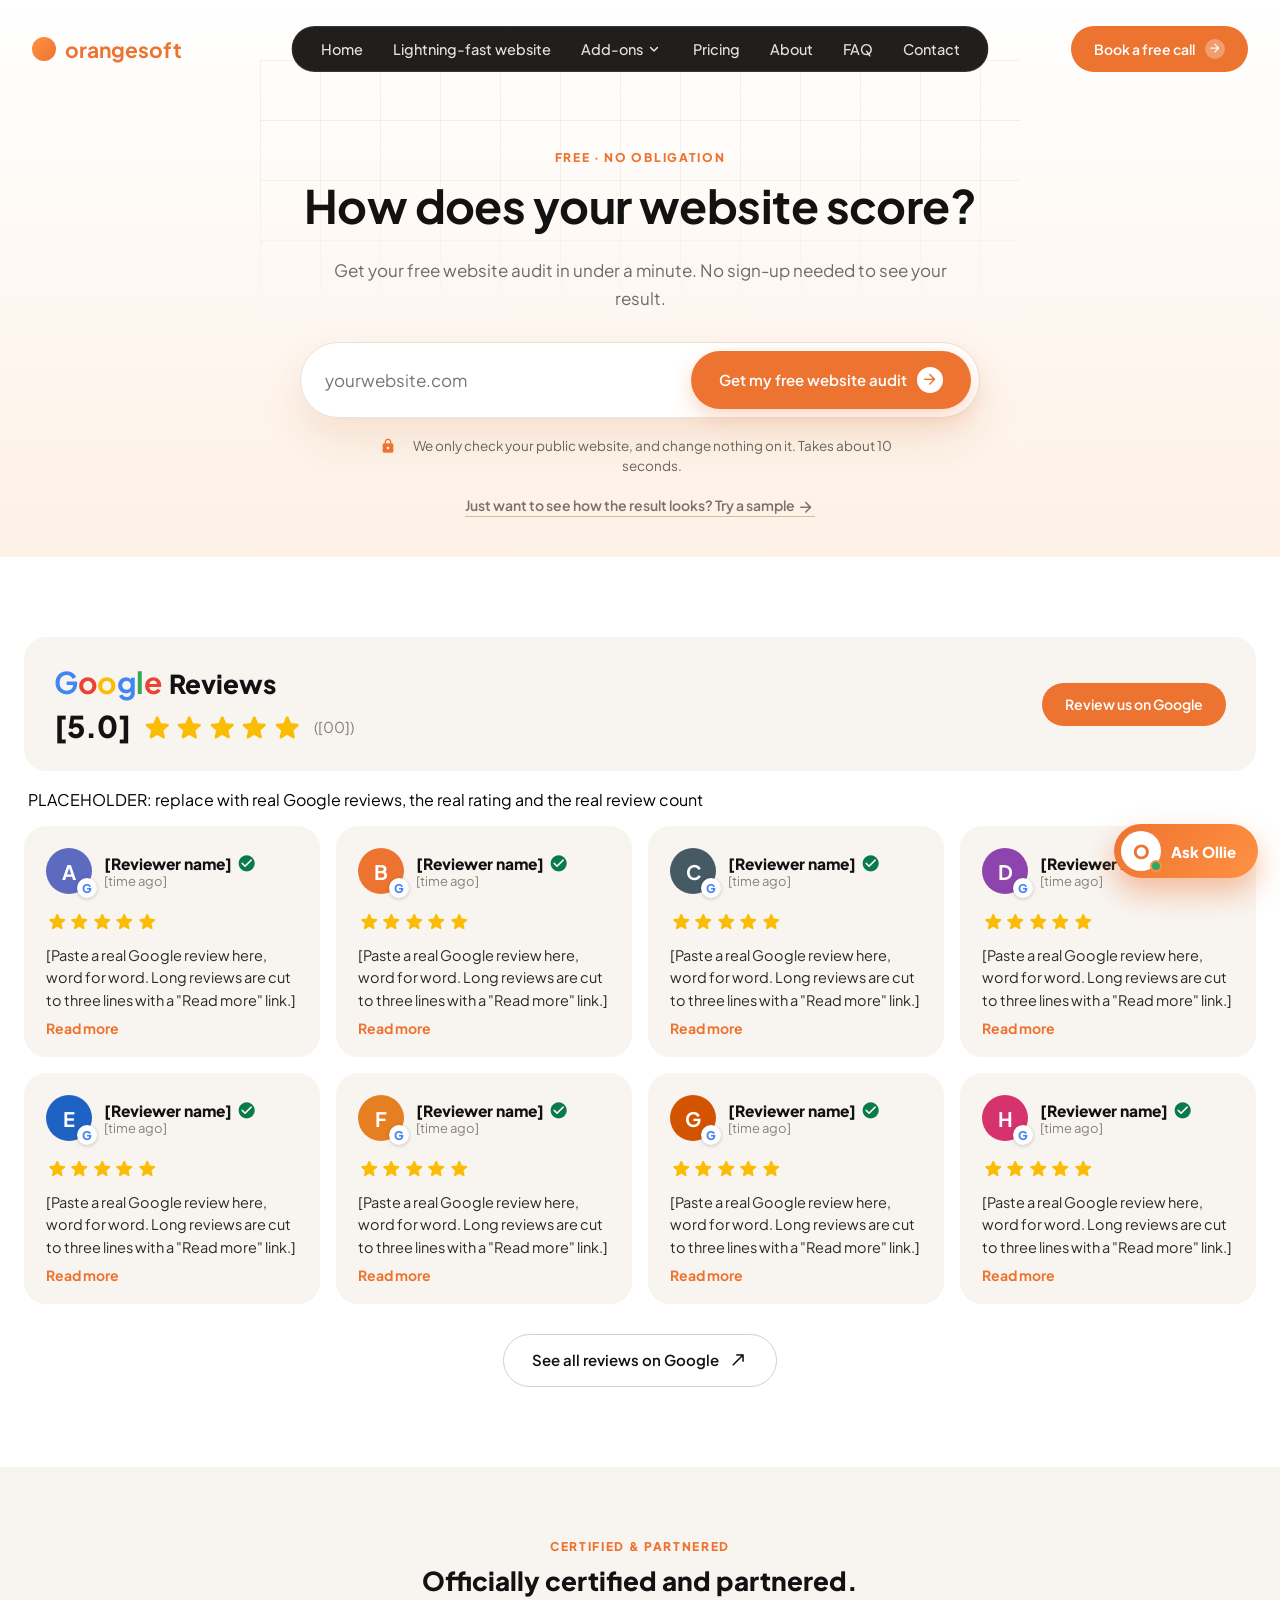
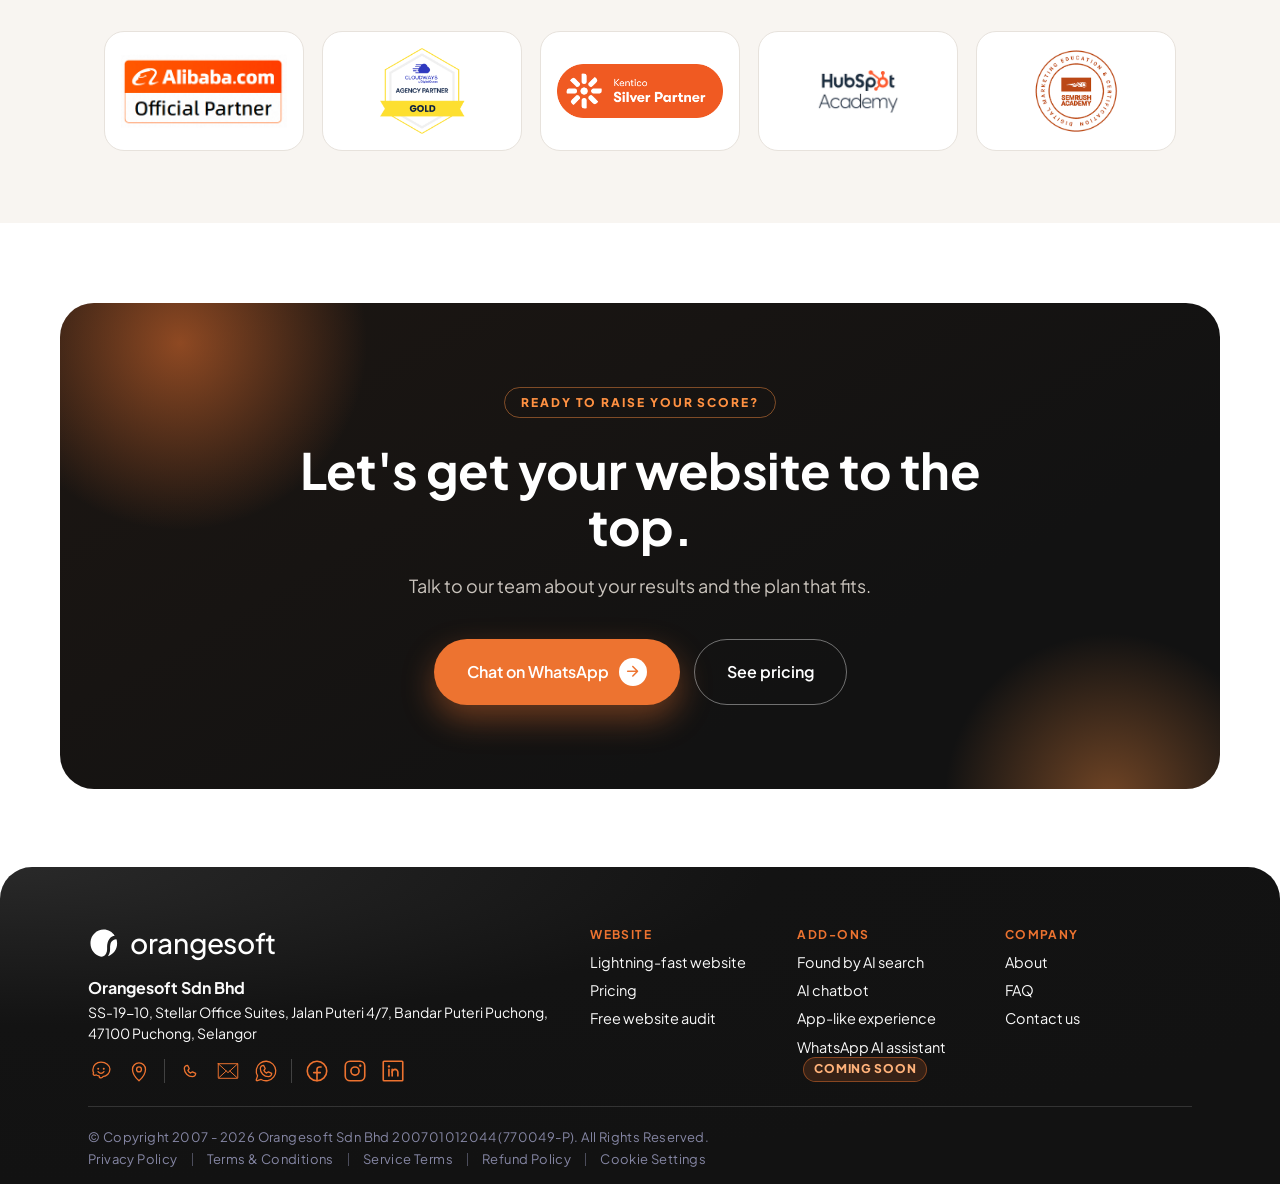
<file: audit-page.html>
<!DOCTYPE html>
<html lang="en">
<head>
<link rel="preconnect" href="https://fonts.googleapis.com">
<link rel="preconnect" href="https://fonts.gstatic.com" crossorigin>
<link href="https://fonts.googleapis.com/css2?family=Plus+Jakarta+Sans:wght@400;500;600;700;800&display=swap" rel="stylesheet">
<link rel="preconnect" href="https://fonts.googleapis.com"><link href="https://fonts.googleapis.com/icon?family=Material+Icons+Round" rel="stylesheet">
<meta name="viewport" content="width=device-width, initial-scale=1">
<meta charset="UTF-8">
<title>Free website audit — Mockup</title>
<meta name="description" content="Run a free website audit: see your mobile speed score, what is slowing your site, and which add-ons you are missing.">
<link rel="stylesheet" href="assets/css/orangesoft.css">
<style>

  :root{
    --orange:#ed7330;
    --orange-dark:#c9631d;
    --orange-light:#ff9142;
    --dark:#121212;
    --cream:#f8f5f1;
    --gray:#6b6b6b;
    --border:#e7e2dc;
  }
  *{box-sizing:border-box;margin:0;padding:0;}
  body{font-family:"Plus Jakarta Sans",-apple-system,BlinkMacSystemFont,"Segoe UI",Roboto,Helvetica,Arial,sans-serif;background:#fff;}
  .label-row{text-align:center;padding:18px 0 6px;font-size:12px;letter-spacing:.12em;text-transform:uppercase;color:var(--gray);font-weight:700;}
  a{color:inherit;}

  /* ---------- HEADER / NAV (shared component) ---------- */
  .site-header{position:absolute;top:0;left:0;right:0;z-index:20;padding:26px 32px;display:flex;align-items:center;justify-content:space-between;}
  .site-logo{display:flex;align-items:center;gap:9px;font-size:21px;font-weight:700;color:var(--orange);text-decoration:none;}
  .site-logo .logo-dot{width:24px;height:24px;border-radius:50%;background:linear-gradient(135deg,var(--orange-light),var(--orange));flex-shrink:0;}
  .nav-pill{position:absolute;left:50%;top:26px;transform:translateX(-50%);display:flex;align-items:center;gap:30px;background:rgba(15,12,10,.92);border:1px solid rgba(255,255,255,.1);padding:13px 28px;border-radius:999px;}
  .nav-pill a{color:#e7e2dc;font-size:14.5px;font-weight:500;text-decoration:none;white-space:nowrap;}
  .nav-pill a:hover{color:#fff;}
  .nav-menu-btn{width:44px;height:44px;border-radius:50%;border:1px solid var(--border);background:#fff;display:none;align-items:center;justify-content:center;color:#121212;}
  @media (max-width:900px){ .nav-pill{display:none;} .nav-menu-btn{display:flex;} }
  .header-right{display:flex;align-items:center;gap:14px;}
  .header-cta{display:inline-flex;align-items:center;gap:8px;background:var(--orange);color:#fff;font-size:14px;font-weight:700;padding:11px 20px;border-radius:999px;text-decoration:none;white-space:nowrap;}
  .header-cta:hover{background:var(--orange-dark);}
  .header-cta .arrow{display:inline-flex;align-items:center;justify-content:center;width:20px;height:20px;border-radius:50%;background:rgba(255,255,255,.3);font-size:11px;}
  @media (max-width:480px){ .header-cta{padding:9px 14px;font-size:13px;} .header-cta .arrow{display:none;} }

  /* ---------- PAGE HERO ---------- */
  .page-hero{
    position:relative;
    padding:150px 24px 70px;
    text-align:center;
    background:linear-gradient(180deg,#fff 0%,#fdf1e6 100%);
    overflow:hidden;
  }
  .grid-overlay{
    position:absolute;top:60px;left:50%;transform:translateX(-50%);
    width:760px;max-width:90%;height:260px;
    background-image:
      linear-gradient(to right, rgba(0,0,0,.05) 1px, transparent 1px),
      linear-gradient(to bottom, rgba(0,0,0,.05) 1px, transparent 1px);
    background-size:60px 60px;
    mask-image:linear-gradient(to bottom, black 40%, transparent 100%);
    pointer-events:none;
  }
  .page-hero-inner{position:relative;max-width:760px;margin:0 auto;}
  .page-hero h1{font-size:44px;font-weight:800;color:#121212;line-height:1.2;margin-bottom:24px;}
  .page-hero p{font-size:17px;line-height:1.65;color:var(--gray);max-width:640px;margin:0 auto;}

  .btn{display:inline-flex;align-items:center;gap:10px;padding:16px 28px;border-radius:999px;font-size:15px;font-weight:600;text-decoration:none;border:1px solid transparent;}
  .btn-primary{background:var(--orange);color:#fff;}
  .btn-primary .arrow{display:inline-flex;align-items:center;justify-content:center;width:26px;height:26px;border-radius:50%;background:#fff;color:var(--orange);font-size:14px;}
  .btn-outline{background:transparent;color:#121212;border:1px solid #d8cfc4;}
  .cta-row-center{display:flex;gap:14px;justify-content:center;flex-wrap:wrap;}
  /* ---------- LIVE DEMO SECTION ---------- */
  .demo-section{
    padding:80px 24px;
    background:linear-gradient(180deg,#fdf1e6 0%,#fbe4cf 100%);
  }
  .demo-section .section-header{max-width:680px;margin:0 auto 50px;text-align:center;}
  .demo-section .section-heading{font-size:34px;font-weight:800;color:#121212;margin-bottom:16px;line-height:1.2;}
  .demo-section .section-desc{font-size:16px;line-height:1.6;color:#5a5248;}
  .demo-wrap{max-width:1000px;margin:0 auto;}
  .demo-vs{
    text-align:center;font-size:13px;font-weight:800;letter-spacing:.08em;
    text-transform:uppercase;color:var(--orange-dark);margin-bottom:22px;
  }
  .demo-run{text-align:center;margin-bottom:36px;}
  .demo-run .btn{background:#161311;color:#fff;}
  .demo-grid{display:grid;grid-template-columns:1fr 1fr;gap:22px;}
  @media (max-width:800px){ .demo-grid{grid-template-columns:1fr;} }
  .demo-card{border:1px solid var(--border);border-radius:22px;padding:0;overflow:hidden;background:#fff;}
  .demo-head{display:flex;align-items:center;justify-content:space-between;gap:10px;padding:22px 24px;}
  .demo-head .d-label{font-size:16px;font-weight:700;color:#121212;}
  .demo-url{font-family:ui-monospace,Menlo,monospace;font-size:12px;color:#6b6b6b;border:1px solid var(--border);border-radius:8px;padding:8px 12px;max-width:220px;white-space:nowrap;overflow:hidden;text-overflow:ellipsis;}
  .demo-body{background:#f2efeb;padding:22px 24px 26px;}
  .demo-progress{height:8px;border-radius:4px;background:#e7e2dc;margin-bottom:10px;overflow:hidden;}
  .demo-progress span{display:block;height:100%;width:0%;background:var(--orange);}
  .demo-timer{font-family:ui-monospace,Menlo,monospace;font-size:13px;font-weight:700;color:#50525f;margin-bottom:16px;}
  .demo-preview{
    height:260px;border-radius:14px;background:#f8f5f1;border:1px dashed var(--border);
    display:flex;flex-direction:column;align-items:center;justify-content:center;gap:12px;color:#a89f94;
  }
  .demo-preview .play-icon{width:52px;height:52px;border-radius:50%;background:#fff;box-shadow:0 6px 16px rgba(0,0,0,.08);display:flex;align-items:center;justify-content:center;color:#b9b2a9;}

  /* ---------- NEW SECTIONS ---------- */
  .section-header{max-width:720px;margin:0 auto 50px;text-align:center;}
  .section-heading{font-size:36px;font-weight:800;color:#121212;margin-bottom:16px;line-height:1.2;}
  .section-desc{font-size:16.5px;line-height:1.65;color:var(--gray);}
  .eyebrow,.pill-label{display:inline-block;font-size:12px;font-weight:800;letter-spacing:.14em;color:var(--orange);margin-bottom:14px;}
  .page-hero h1{font-size:46px;}
  .explain-section{background:#fff;padding:90px 24px;}
  .explain-grid{max-width:1040px;margin:0 auto 50px;display:grid;grid-template-columns:1fr auto 1fr auto 1fr;gap:16px;align-items:center;}
  @media (max-width:860px){ .explain-grid{grid-template-columns:1fr;} .explain-arrow{transform:rotate(90deg);text-align:center;} }
  .explain-step{background:var(--cream);border:1px solid var(--border);border-radius:22px;padding:28px 24px;height:100%;}
  .ex-num,.proc-num{width:38px;height:38px;border-radius:50%;background:var(--orange);color:#fff;font-weight:800;display:flex;align-items:center;justify-content:center;margin-bottom:16px;}
  .explain-step h3,.proc-card h3{font-size:18px;font-weight:700;color:#121212;margin-bottom:8px;}
  .explain-step p,.proc-card p{font-size:14.5px;line-height:1.55;color:var(--gray);}
  .explain-arrow{font-size:26px;color:var(--orange);font-weight:700;}
  .explain-visual{max-width:760px;margin:0 auto;text-align:center;}
  .explain-visual img{max-width:100%;height:auto;}
  .outcomes-section{background:var(--cream);padding:90px 24px;}
  .outcome-grid{max-width:1160px;margin:0 auto 40px;display:grid;grid-template-columns:repeat(4,1fr);gap:20px;}
  @media (max-width:1000px){ .outcome-grid{grid-template-columns:repeat(2,1fr);} }
  @media (max-width:560px){ .outcome-grid{grid-template-columns:1fr;} }
  .outcome-card{background:#fff;border:1px solid var(--border);border-radius:22px;padding:30px 26px;}
  .icon-badge{width:60px;height:60px;border-radius:16px;background:linear-gradient(160deg,#fde3cd,#fbeee2);display:flex;align-items:center;justify-content:center;margin-bottom:22px;}
  .icon-badge svg{width:28px;height:28px;}
  .outcome-card h3{font-size:19px;font-weight:700;color:#121212;margin-bottom:10px;}
  .outcome-card p{font-size:14.5px;line-height:1.6;color:var(--gray);}
  .tech-details{max-width:900px;margin:0 auto;background:#fff;border:1px solid var(--border);border-radius:18px;padding:6px 24px;}
  .tech-details summary,.qa summary{cursor:pointer;font-weight:700;color:#121212;padding:16px 0;list-style:none;display:flex;justify-content:space-between;align-items:center;}
  .tech-details summary::-webkit-details-marker,.qa summary::-webkit-details-marker{display:none;}
  .tech-details summary::after,.qa summary::after{content:"+";font-size:22px;color:var(--orange);font-weight:700;}
  .tech-details[open] summary::after,.qa[open] summary::after{content:"–";}
  .tech-grid{display:grid;grid-template-columns:1fr 1fr;gap:18px 30px;padding:6px 0 20px;}
  @media (max-width:760px){ .tech-grid{grid-template-columns:1fr;} }
  .tech-grid b{display:block;font-size:14.5px;color:#121212;margin-bottom:4px;}
  .tech-grid span{font-size:14px;line-height:1.55;color:var(--gray);}
  .cms-section{background:#fff;padding:90px 24px;}
  .cms-chips{max-width:900px;margin:0 auto;display:flex;flex-wrap:wrap;justify-content:center;gap:14px;}
  .cms-chips span{font-size:17px;font-weight:700;color:#121212;background:var(--cream);border:1px solid var(--border);border-radius:999px;padding:14px 26px;}
  .process-section{background:var(--cream);padding:90px 24px;}
  .process-grid{max-width:1160px;margin:0 auto;display:grid;grid-template-columns:repeat(4,1fr);gap:20px;}
  @media (max-width:1000px){ .process-grid{grid-template-columns:repeat(2,1fr);} }
  @media (max-width:560px){ .process-grid{grid-template-columns:1fr;} }
  .proc-card{background:#fff;border:1px solid var(--border);border-radius:22px;padding:28px 24px;}
  .qa-section{background:#fff;padding:90px 24px;}
  .qa-list{max-width:820px;margin:0 auto;display:flex;flex-direction:column;gap:12px;}
  .qa{border:1px solid var(--border);border-radius:16px;padding:2px 24px;background:var(--cream);}
  .qa summary{font-size:17px;}
  .qa p{font-size:15px;line-height:1.65;color:var(--gray);padding:0 0 18px;}
  .qa a{color:var(--orange);font-weight:700;}
  .proof2-section{background:var(--cream);padding:90px 24px 70px;text-align:center;}
  .proof2-stats{max-width:960px;margin:0 auto 60px;display:grid;grid-template-columns:1fr 1fr;gap:20px;text-align:left;}
  @media (max-width:760px){ .proof2-stats{grid-template-columns:1fr;} }
  .p2-stat{background:var(--dark);border-radius:24px;padding:34px 30px;display:flex;gap:22px;align-items:center;}
  .p2-num{font-size:56px;font-weight:800;color:var(--orange-light);line-height:1;flex-shrink:0;}
  .p2-txt{font-size:16px;font-weight:700;color:#fff;line-height:1.4;}
  .p2-txt small{display:block;font-size:12px;font-weight:500;color:#8f877e;margin-top:8px;}
  .t-label{font-size:16px;color:#50525f;margin-bottom:28px;}
  .trust-logos{max-width:900px;margin:0 auto;display:flex;justify-content:center;align-items:center;gap:20px 48px;flex-wrap:wrap;}
  .trust-logos span{font-size:20px;font-weight:700;color:#2c2822;opacity:.55;}
  .final-cta{background:#fff;padding:80px 24px 90px;}
  .final-cta-inner{position:relative;max-width:1160px;margin:0 auto;border-radius:34px;padding:84px 32px;text-align:center;overflow:hidden;background:linear-gradient(150deg,#1c1612 0%,#121212 70%);}
  .fc-orb{position:absolute;border-radius:50%;pointer-events:none;}
  .fc-orb-1{width:520px;height:520px;left:-140px;top:-220px;background:radial-gradient(closest-side,rgba(237,115,48,.55),transparent 72%);}
  .fc-orb-2{width:460px;height:460px;right:-120px;bottom:-240px;background:radial-gradient(closest-side,rgba(255,145,66,.40),transparent 72%);}
  .fc-content{position:relative;z-index:1;max-width:760px;margin:0 auto;}
  .fc-eyebrow{display:inline-block;font-size:12px;font-weight:800;letter-spacing:.16em;color:var(--orange-light);border:1px solid rgba(255,145,66,.45);border-radius:999px;padding:7px 16px;margin-bottom:24px;}
  .final-cta h2{font-size:48px;line-height:1.12;font-weight:800;color:#fff;margin-bottom:18px;}
  .final-cta p{font-size:18px;line-height:1.6;color:#c9c3bc;margin-bottom:38px;}
  .fc-btn{padding:18px 32px;font-size:16px;box-shadow:0 14px 32px rgba(237,115,48,.4);}
  .fc-link{display:inline-block;margin-top:22px;font-size:15px;font-weight:600;color:#c9c3bc;text-decoration:none;}
  .fc-link:hover{color:#fff;text-decoration:underline;}
  @media (max-width:700px){ .final-cta h2{font-size:32px;} .final-cta-inner{padding:60px 22px;} .page-hero h1{font-size:34px;} .section-heading{font-size:28px;} }

  /* ---------- FOOTER (shared) ---------- */
  .site-footer{background:#fff;padding:70px 24px 0;}
  .footer-top{max-width:1160px;margin:0 auto;display:grid;grid-template-columns:1.6fr 1fr 1fr 1fr;gap:40px;padding-bottom:56px;}
  @media (max-width:800px){ .footer-top{grid-template-columns:1fr 1fr;} }
  .footer-brand .f-logo{display:flex;align-items:center;gap:10px;font-size:26px;font-weight:700;color:var(--orange);margin-bottom:18px;}
  .footer-brand .f-logo .f-dot{width:30px;height:30px;border-radius:50%;background:var(--orange);}
  .footer-brand p{font-size:14px;line-height:1.6;color:#6b6b6b;max-width:320px;}
  .footer-col-label{font-size:14px;color:#9c9088;margin-bottom:18px;}
  .footer-col a{display:block;font-size:15px;font-weight:600;color:#121212;text-decoration:none;margin-bottom:14px;}
  .footer-social{display:flex;gap:12px;margin-top:4px;}
  .footer-social a{width:38px;height:38px;border-radius:50%;border:1px solid var(--border);display:flex;align-items:center;justify-content:center;color:#50525f;}
  .footer-watermark{background:linear-gradient(160deg,#fde3cd,#fff);overflow:hidden;padding:20px 0;}
  .footer-watermark span{display:block;text-align:center;white-space:nowrap;font-size:140px;font-weight:800;letter-spacing:-.02em;color:transparent;-webkit-text-stroke:1.5px rgba(237,115,48,.35);}
  .footer-bottom{max-width:1160px;margin:0 auto;padding:22px 0;display:flex;justify-content:space-between;align-items:center;border-top:1px solid var(--border);font-size:13px;color:#9c9088;}
  .footer-bottom a{color:#9c9088;text-decoration:none;}
  .back-to-top{
    display:flex;align-items:center;gap:10px;
  }
  .back-to-top .btt-circle{
    width:34px;height:34px;border-radius:50%;background:#161311;color:#fff;
    display:flex;align-items:center;justify-content:center;
  }
  .wa-float{position:fixed;right:22px;bottom:22px;z-index:50;display:flex;align-items:center;gap:10px;background:#25d366;color:#fff;font-weight:700;font-size:14px;padding:13px 20px;border-radius:999px;text-decoration:none;box-shadow:0 10px 24px rgba(0,0,0,.2);}
  .wa-float svg{width:20px;height:20px;}

  /* ---------- SOLID PASS ---------- */
  .explain-section,.outcomes-section,.process-section,.qa-section{padding:64px 24px;}
  .proof2-section{padding:56px 24px 56px;}
  .section-header{margin-bottom:34px;}
  .page-hero{padding-bottom:40px;}
  .statbar{background:var(--dark);padding:0 24px;}
  .statbar-inner{max-width:1160px;margin:0 auto;display:grid;grid-template-columns:repeat(3,1fr);}
  .sb{padding:34px 28px;border-left:1px solid #2a2420;}
  .sb:first-child{border-left:0;}
  .sb b{display:block;font-size:52px;font-weight:800;color:var(--orange-light);line-height:1;margin-bottom:10px;}
  .sb span{display:block;font-size:15.5px;font-weight:600;color:#fff;line-height:1.4;}
  .sb small{display:block;font-size:12px;color:#8f877e;margin-top:8px;}
  @media (max-width:760px){ .statbar-inner{grid-template-columns:1fr;} .sb{border-left:0;border-top:1px solid #2a2420;} .sb:first-child{border-top:0;} }
  .cmp{max-width:1040px;margin:0 auto 36px;display:grid;grid-template-columns:1fr 1fr;gap:20px;}
  @media (max-width:760px){ .cmp{grid-template-columns:1fr;} }
  .cmp-col{border-radius:24px;padding:32px 30px;}
  .cmp-old{background:var(--cream);border:1px solid var(--border);}
  .cmp-new{background:var(--dark);box-shadow:0 24px 50px rgba(11,9,8,.25);}
  .cmp-tag{font-size:12px;font-weight:800;letter-spacing:.14em;margin-bottom:20px;color:var(--gray);}
  .cmp-new .cmp-tag{color:var(--orange-light);}
  .cmp ul{list-style:none;display:flex;flex-direction:column;gap:16px;}
  .cmp li{display:flex;gap:14px;align-items:flex-start;font-size:16px;font-weight:600;line-height:1.45;color:#3a352f;}
  .cmp-new li{color:#fff;}
  .cmp li i{font-style:normal;flex-shrink:0;width:26px;height:26px;border-radius:50%;display:flex;align-items:center;justify-content:center;font-size:13px;font-weight:800;background:#ece6df;color:#9a9188;}
  .cmp-new li i{background:var(--orange);color:#fff;}
  .outcome-card{background:var(--dark);border:0;border-radius:22px;padding:30px 26px;}
  .oc-big{font-size:30px;font-weight:800;color:var(--orange-light);margin-bottom:14px;line-height:1;}
  .outcome-card h3{color:#fff;}
  .outcome-card p{color:#b9b2aa;}
  .cms-row{max-width:1060px;margin:34px auto 0;display:flex;align-items:center;gap:20px;flex-wrap:wrap;justify-content:center;background:#fff;border:1px solid var(--border);border-radius:22px;padding:20px 26px;}
  .cms-label{font-size:12px;font-weight:800;letter-spacing:.14em;color:var(--orange);}
  .cms-row .cms-chips{gap:10px;}
  .cms-row .cms-chips span{font-size:15px;padding:10px 20px;}
  .final-cta{padding:56px 24px 72px;}

  .hero-split{max-width:1160px;display:grid;grid-template-columns:1.05fr .95fr;gap:40px;align-items:center;text-align:left;}
  .hero-split h1{font-size:44px;}
  .hero-btns{display:flex;gap:14px;flex-wrap:wrap;margin-top:32px;}
  .hero-img img{width:100%;height:auto;display:block;filter:drop-shadow(0 24px 40px rgba(201,99,29,.18));}
  @media (max-width:900px){ .hero-split{grid-template-columns:1fr;text-align:center;} .hero-btns{justify-content:center;} .hero-split h1{font-size:34px;} }

  .bf-grid{max-width:1160px;margin:0 auto;display:grid;grid-template-columns:repeat(3,1fr);gap:20px;}
  .bf-card{background:#fff;border:1px solid var(--border);border-radius:24px;padding:32px 28px;}
  .bf-wide{grid-column:span 2;}
  .bf-dark{background:var(--dark);border-color:var(--dark);}
  .bf-icon{width:52px;height:52px;border-radius:14px;background:linear-gradient(160deg,#fde3cd,#fbeee2);color:var(--orange);display:flex;align-items:center;justify-content:center;margin-bottom:20px;}
  .bf-dark .bf-icon{background:rgba(237,115,48,.18);color:var(--orange-light);}
  .bf-icon svg{width:26px;height:26px;}
  .bf-tag{font-size:12px;font-weight:800;letter-spacing:.14em;color:var(--orange);margin-bottom:10px;}
  .bf-card h3{font-size:22px;font-weight:800;line-height:1.25;color:#121212;margin-bottom:10px;}
  .bf-card p{font-size:15px;line-height:1.6;color:var(--gray);}
  .bf-dark .bf-tag{color:var(--orange-light);} .bf-dark h3{color:#fff;} .bf-dark p{color:#b9b2aa;}
  @media (max-width:900px){ .bf-grid{grid-template-columns:1fr 1fr;} }
  @media (max-width:600px){ .bf-grid{grid-template-columns:1fr;} .bf-wide{grid-column:auto;} }

  .sb-lead{max-width:1160px;margin:0 auto;padding:30px 28px 0;font-size:12px;font-weight:800;letter-spacing:.16em;color:var(--orange-light);}
  .statbar-inner .sb{padding-top:22px;}
  .cmp-h{font-size:24px;font-weight:800;line-height:1.25;margin-bottom:12px;color:#121212;}
  .cmp-new .cmp-h{color:#fff;}
  .cmp-p{font-size:16px;line-height:1.65;color:#5a544d;}
  .cmp-new .cmp-p{color:#c9c3bc;}
  .explain-note{max-width:760px;margin:0 auto;text-align:center;font-size:17px;line-height:1.6;color:#50525f;}
  .explain-note b{color:var(--orange);}
  .bg-grid{max-width:1160px;margin:0 auto 20px;display:grid;grid-template-columns:1fr 1fr;gap:20px;}
  @media (max-width:860px){ .bg-grid{grid-template-columns:1fr;} }
  .bg-card{background:#fff;border:1px solid var(--border);border-radius:24px;padding:32px 30px;}
  .bg-title{display:flex;align-items:center;gap:12px;font-size:24px;font-weight:800;color:#121212;margin-bottom:8px;}
  .bg-ic{width:44px;height:44px;border-radius:12px;background:linear-gradient(160deg,#fde3cd,#fbeee2);display:flex;align-items:center;justify-content:center;font-size:20px;}
  .bg-item{padding:20px 0;border-top:1px solid var(--border);}
  .bg-title+.bg-item{margin-top:14px;}
  .bg-tag{font-size:11.5px;font-weight:800;letter-spacing:.14em;color:var(--orange);margin-bottom:6px;}
  .bg-item h4{font-size:18px;font-weight:800;color:#121212;margin-bottom:6px;}
  .bg-item p{font-size:14.5px;line-height:1.6;color:var(--gray);}
  .bg-strip{max-width:1160px;margin:0 auto;background:var(--dark);border-radius:24px;padding:30px 34px;display:grid;grid-template-columns:1fr 1.4fr;gap:30px;align-items:center;}
  @media (max-width:860px){ .bg-strip{grid-template-columns:1fr;} }
  .bg-strip h4{font-size:24px;font-weight:800;color:#fff;}
  .bg-strip .bg-tag{color:var(--orange-light);}
  .bg-strip p{font-size:15.5px;line-height:1.6;color:#c9c3bc;}

  /* ---------- CLEAR LAYOUT PASS ---------- */
  .step-section{padding:72px 24px;}
  .bg-white{background:#fff;} .bg-cream{background:var(--cream);}
  .step-tag{display:inline-block;font-size:12px;font-weight:800;letter-spacing:.14em;color:var(--orange);background:#fdeede;border-radius:999px;padding:7px 16px;margin-bottom:16px;}
  .stat-panel{background:var(--dark);border-radius:28px;max-width:1060px;margin:0 auto;overflow:hidden;}
  .statbar{display:none;}
  .flow{max-width:1040px;margin:0 auto 36px;display:grid;grid-template-columns:1fr auto 1fr auto 1fr;gap:14px;align-items:stretch;}
  @media (max-width:860px){ .flow{grid-template-columns:1fr;} .flow-arrow{transform:rotate(90deg);text-align:center;} }
  .flow-card{background:#fff;border:1px solid var(--border);border-radius:22px;padding:26px 24px;}
  .flow-n{width:36px;height:36px;border-radius:50%;background:var(--orange);color:#fff;font-weight:800;display:flex;align-items:center;justify-content:center;margin-bottom:14px;}
  .flow-card h3{font-size:18px;font-weight:700;color:#121212;margin-bottom:8px;}
  .flow-card p{font-size:14.5px;line-height:1.55;color:var(--gray);}
  .flow-arrow{align-self:center;font-size:26px;font-weight:700;color:var(--orange);}
  .jargon{max-width:720px;margin:30px auto 0;text-align:center;font-size:15.5px;color:#5a5248;background:#fff;border:1px dashed #e0b793;border-radius:14px;padding:14px 20px;}
  .jargon b{color:var(--orange-dark);}
  .grp-grid{max-width:1160px;margin:0 auto;display:grid;grid-template-columns:repeat(3,1fr);gap:20px;align-items:stretch;}
  @media (max-width:980px){ .grp-grid{grid-template-columns:1fr;} }
  .grp{background:var(--cream);border:1px solid var(--border);border-radius:26px;padding:28px 26px;}
  .grp-dark{background:var(--dark);border-color:var(--dark);}
  .grp-head{display:flex;align-items:center;gap:12px;font-size:20px;font-weight:800;color:#121212;margin-bottom:22px;}
  .grp-head span{width:34px;height:34px;border-radius:50%;background:var(--orange);color:#fff;font-size:15px;display:flex;align-items:center;justify-content:center;}
  .grp-dark .grp-head{color:#fff;}
  .grp ul{list-style:none;display:flex;flex-direction:column;gap:20px;}
  .grp li{display:flex;gap:14px;align-items:flex-start;}
  .gi{flex-shrink:0;width:40px;height:40px;border-radius:12px;background:#fff;color:var(--orange);display:flex;align-items:center;justify-content:center;border:1px solid var(--border);}
  .gi svg{width:20px;height:20px;}
  .grp-dark .gi{background:rgba(237,115,48,.18);border-color:transparent;color:var(--orange-light);}
  .grp li b{display:block;font-size:16px;color:#121212;margin-bottom:4px;}
  .grp li p{font-size:14.5px;line-height:1.55;color:var(--gray);}
  .grp-dark li b{color:#fff;} .grp-dark li p{color:#b9b2aa;}
  .grp-note{margin-top:22px;font-size:14.5px;line-height:1.55;color:#d8d2ca;border-top:1px solid #2a2420;padding-top:18px;}
  .grp-link{display:inline-block;margin-top:14px;font-weight:700;color:var(--orange-light);text-decoration:none;}
  .sc{max-width:900px;margin:0 auto;display:grid;grid-template-columns:1fr 1fr;gap:20px;}
  @media (max-width:700px){ .sc{grid-template-columns:1fr;} }
  .sc-col{background:#fff;border:1px solid var(--border);border-radius:24px;padding:28px;}
  .sc-new{background:var(--dark);border-color:var(--dark);}
  .sc-tag{font-size:12px;font-weight:800;letter-spacing:.14em;color:var(--gray);margin-bottom:18px;}
  .sc-new .sc-tag{color:var(--orange-light);}
  .sc ul{list-style:none;display:flex;flex-direction:column;gap:14px;}
  .sc li{display:flex;gap:12px;align-items:center;font-size:16px;font-weight:600;color:#2c2822;}
  .sc-new li{color:#fff;}
  .sc li i{font-style:normal;width:26px;text-align:center;color:var(--orange);font-weight:800;}
  .process-section{background:#fff;} .qa-section{background:var(--cream);} .proof2-section{background:#fff;} .final-cta{background:var(--cream);}
  .qa{background:#fff;}
  .cms-row{background:var(--cream);}
  .hero-note{margin-top:18px;font-size:14px;color:#7a7168;}

  .faq2-grid{max-width:860px;margin:0 auto;display:block;}
  @media (max-width:900px){ .faq2-grid{grid-template-columns:1fr;gap:34px;} }
  .faq2-side{position:sticky;top:24px;}
  @media (max-width:900px){ .faq2-side{position:static;} }
  .faq2-side .section-heading{font-size:34px;}
  .faq2-card{margin-top:28px;background:var(--dark);border-radius:24px;padding:28px;display:flex;flex-direction:column;gap:12px;}
  .faq2-card b{color:#fff;font-size:19px;}
  .faq2-card span{color:#b9b2aa;font-size:14.5px;line-height:1.5;}
  .faq2-card .btn{justify-content:center;margin-top:6px;}
  .faq2-wa{color:var(--orange-light);font-weight:600;font-size:14.5px;text-decoration:none;}
  .faq2 .qa-list{max-width:none;margin:0;gap:14px;}
  .faq2 .qa{background:var(--cream);border:1px solid var(--border);border-radius:18px;padding:4px 26px;}
  .faq2 .qa[open]{background:#fff;border-color:var(--orange);box-shadow:0 10px 28px rgba(237,115,48,.10);}
  .faq2 .qa summary{font-size:17px;padding:20px 0;}
  .faq2 .qa-body p{font-size:15.5px;line-height:1.7;color:#50525f;padding:0 0 22px;}
  .faq2 .qa a{color:var(--orange);font-weight:700;}
  .proof2-section{background:var(--cream);} .final-cta{background:#fff;}
  .faq2-card{padding:34px 30px;gap:14px;background:linear-gradient(150deg,#1c1612,#121212);box-shadow:0 20px 44px rgba(11,9,8,.25);}
  .faq2-card b{font-size:26px;line-height:1.2;}
  .faq2-card .fc-eyebrow{align-self:flex-start;font-size:11px;margin-bottom:4px;color:var(--orange-light);}
  .faq2-card .btn{padding:16px 24px;}
  .proof2-section{background:var(--cream);}
  /* ---------- MARQUEE ---------- */
  .marquee-section{
    background:#fff;
    border-top:1px solid var(--border);
    border-bottom:1px solid var(--border);
    padding:34px 0;
    overflow:hidden;
  }
  .marquee-caption{
    text-align:center;
    font-size:13px;
    color:var(--gray);
    margin-bottom:22px;
    letter-spacing:.03em;
  }
  .marquee-track{
    display:flex;
    width:max-content;
    animation:scroll 26s linear infinite;
  }
  .marquee-track:hover{animation-play-state:paused;}
  @keyframes scroll{
    0%{transform:translateX(0);}
    100%{transform:translateX(-50%);}
  }
  .logo-set{
    display:flex;
    align-items:center;
    gap:64px;
    padding-right:64px;
  }
  .logo-chip{
    font-size:22px;
    font-weight:700;
    color:#20180f;
    opacity:.45;
    white-space:nowrap;
    letter-spacing:-.01em;
  }


  .final-cta{background:var(--cream);padding:80px 24px 90px;}
  .final-cta-inner{position:relative;max-width:1160px;margin:0 auto;border-radius:34px;padding:88px 32px;text-align:center;overflow:hidden;background:linear-gradient(150deg,#1c1612 0%,#121212 70%);}
  .fc-orb{position:absolute;border-radius:50%;pointer-events:none;}
  .fc-orb-1{width:520px;height:520px;left:-140px;top:-220px;background:radial-gradient(closest-side,rgba(237,115,48,.55),transparent 72%);}
  .fc-orb-2{width:460px;height:460px;right:-120px;bottom:-240px;background:radial-gradient(closest-side,rgba(255,145,66,.40),transparent 72%);}
  .fc-content{position:relative;z-index:1;max-width:780px;margin:0 auto;}
  .fc-eyebrow{display:inline-block;font-size:12px;font-weight:800;letter-spacing:.16em;color:var(--orange-light);border:1px solid rgba(255,145,66,.45);border-radius:999px;padding:7px 16px;margin-bottom:24px;}
  .final-cta h2{font-size:52px;line-height:1.1;font-weight:800;color:#fff;margin-bottom:20px;letter-spacing:-.01em;}
  .final-cta p{font-size:18px;line-height:1.6;color:#c9c3bc;margin:0 auto 38px;max-width:640px;}
  .fc-actions{display:flex;gap:14px;justify-content:center;flex-wrap:wrap;}
  .fc-btn{padding:18px 32px;font-size:16px;box-shadow:0 14px 32px rgba(237,115,48,.4);}
  .fc-btn-ghost{display:inline-flex;align-items:center;gap:10px;padding:18px 30px;border-radius:999px;font-size:16px;font-weight:600;text-decoration:none;color:#fff;border:1.5px solid rgba(255,255,255,.4);transition:background .15s ease,border-color .15s ease;}
  .fc-btn-ghost:hover{background:rgba(255,255,255,.1);border-color:#fff;}
  .fc-points{list-style:none;display:flex;gap:10px 28px;justify-content:center;flex-wrap:wrap;margin-top:34px;padding-top:26px;border-top:1px solid rgba(255,255,255,.12);}
  .fc-points li{font-size:14.5px;font-weight:600;color:#d8d2ca;}
  @media (max-width:700px){ .final-cta h2{font-size:34px;} .final-cta-inner{padding:60px 22px;} .final-cta p{font-size:16px;} }

  /* ---------- ADD-ONS PAGE ---------- */
  .jump{margin-top:22px;font-size:13.5px;color:#7a7168;display:flex;flex-wrap:wrap;gap:6px 16px;align-items:center;}
  .jump a{color:#121212;font-weight:600;text-decoration:none;border-bottom:1px solid #e0b793;}
  .jump a:hover{color:var(--orange);}
  .stack{display:flex;flex-direction:column;gap:12px;}
  .stack-top{display:grid;grid-template-columns:1fr 1fr;gap:12px;}
  .st{background:#fff;border:1px solid var(--border);border-radius:18px;padding:22px 18px;font-weight:700;color:#121212;font-size:15.5px;box-shadow:0 10px 24px rgba(201,99,29,.10);text-align:center;}
  .stack-plus{text-align:center;font-size:12px;font-weight:800;letter-spacing:.12em;text-transform:uppercase;color:var(--orange);}
  .stack-base{background:var(--dark);border-radius:20px;padding:26px;text-align:center;box-shadow:0 20px 40px rgba(11,9,8,.25);}
  .stack-base b{display:block;color:#fff;font-size:20px;margin-bottom:4px;}
  .stack-base span{color:var(--orange-light);font-size:13px;font-weight:700;letter-spacing:.1em;text-transform:uppercase;}
  .addon-row{max-width:1160px;margin:0 auto;display:grid;grid-template-columns:1fr 1fr;gap:64px;align-items:center;}
  .addon-row.rev .addon-copy{order:2;}
  @media (max-width:900px){ .addon-row{grid-template-columns:1fr;gap:34px;} .addon-row.rev .addon-copy{order:0;} }
  .addon-meta{display:flex;flex-wrap:wrap;align-items:center;gap:10px;margin-bottom:6px;}
  .addon-badge{font-size:12px;font-weight:700;color:#121212;background:#fff;border:1px solid var(--border);border-radius:999px;padding:6px 14px;}
  .bg-cream .addon-badge{background:#fff;}
  .addon-copy .section-heading{font-size:34px;}
  .addon-desc{font-size:17px;line-height:1.6;color:#50525f;margin:0 0 24px;}
  .addon-list{list-style:none;display:flex;flex-direction:column;gap:18px;margin-bottom:30px;}
  .addon-list li{display:flex;gap:14px;align-items:flex-start;}
  .addon-list .gi{flex-shrink:0;width:40px;height:40px;border-radius:12px;background:#fff;color:var(--orange);display:flex;align-items:center;justify-content:center;border:1px solid var(--border);}
  .addon-list .gi svg{width:20px;height:20px;}
  .addon-list b{display:block;font-size:16px;color:#121212;margin-bottom:3px;}
  .addon-list p{font-size:14.5px;line-height:1.55;color:var(--gray);}
  .addon-visual{display:flex;justify-content:center;}
  .mock{width:100%;max-width:440px;background:#fff;border:1px solid var(--border);border-radius:24px;padding:22px;box-shadow:0 24px 50px rgba(11,9,8,.12);}
  .mock-bar{display:flex;align-items:center;gap:6px;margin-bottom:18px;}
  .mock-bar i{width:10px;height:10px;border-radius:50%;background:#e7e2dc;}
  .mock-bar span{margin-left:10px;font-size:12px;color:#9a9188;}
  .msgs{display:flex;flex-direction:column;gap:10px;}
  .m{max-width:82%;padding:12px 15px;border-radius:16px;font-size:14.5px;line-height:1.45;}
  .m small{display:block;font-size:10.5px;opacity:.55;margin-top:4px;text-align:right;}
  .mock-chat .me{align-self:flex-end;background:var(--cream);color:#121212;border-bottom-right-radius:4px;}
  .mock-chat .bot{align-self:flex-start;background:var(--orange);color:#fff;border-bottom-left-radius:4px;}
  .mock-wa{background:#efe7dd;}
  .wa-head{display:flex;align-items:center;gap:12px;background:#075e54;margin:-22px -22px 18px;padding:14px 20px;border-radius:24px 24px 0 0;color:#fff;}
  .wa-head b{display:block;font-size:15px;} .wa-head small{font-size:11.5px;opacity:.8;}
  .wa-av{width:38px;height:38px;border-radius:50%;background:#25d366;display:flex;align-items:center;justify-content:center;font-weight:800;}
  .mock-wa .me{align-self:flex-start;background:#fff;color:#121212;border-bottom-left-radius:4px;}
  .mock-wa .bot{align-self:flex-end;background:#d9fdd3;color:#121212;border-bottom-right-radius:4px;}
  .mock-note{margin-top:16px;text-align:center;font-size:11px;letter-spacing:.06em;color:#a19a91;text-transform:uppercase;}
  .mock-phone{max-width:300px;border-radius:38px;background:var(--dark);border-color:var(--dark);padding:18px 18px 22px;}
  .ph-notch{width:90px;height:8px;border-radius:99px;background:#2a2420;margin:0 auto 20px;}
  .ph-notif{display:flex;gap:12px;align-items:flex-start;background:rgba(255,255,255,.95);border-radius:18px;padding:12px 14px;position:relative;}
  .ph-ico{flex-shrink:0;width:34px;height:34px;border-radius:9px;background:var(--orange);color:#fff;font-weight:800;display:flex;align-items:center;justify-content:center;}
  .ph-notif b{display:block;font-size:13px;color:#121212;} .ph-notif small{font-size:12px;color:#5a5248;line-height:1.35;display:block;margin-top:2px;}
  .ph-notif em{position:absolute;right:12px;top:10px;font-size:10px;color:#9a9188;font-style:normal;}
  .ph-home{display:grid;grid-template-columns:repeat(4,1fr);gap:10px;margin-top:70px;margin-bottom:60px;}
  .ph-home span{aspect-ratio:1;border-radius:14px;background:var(--orange);color:#fff;font-size:9px;font-weight:700;display:flex;align-items:center;justify-content:center;text-align:center;line-height:1.1;}
  .ph-home .ph-dim{background:#2a2420;}
  .mock-phone .mock-note{color:#6f675f;}
  .mock-ai .ai-q{background:var(--cream);border:1px solid var(--border);border-radius:999px;padding:12px 18px;font-size:14.5px;font-weight:600;color:#121212;margin-bottom:16px;}
  .ai-a{border:1px solid var(--border);border-radius:18px;padding:18px;}
  .ai-tag{font-size:11px;font-weight:800;letter-spacing:.14em;color:var(--orange);margin-bottom:8px;}
  .ai-a p{font-size:14.5px;line-height:1.55;color:#3a352f;} .ai-a b{color:#121212;}
  .ai-src{display:flex;gap:8px;margin-top:14px;flex-wrap:wrap;}
  .ai-src span{font-size:12px;background:var(--cream);border:1px solid var(--border);border-radius:999px;padding:5px 12px;color:#5a5248;}
  .matrix-wrap{max-width:900px;margin:0 auto;overflow-x:auto;}
  .matrix{width:100%;border-collapse:separate;border-spacing:0;border:1px solid var(--border);border-radius:20px;overflow:hidden;background:#fff;}
  .matrix th,.matrix td{padding:18px 16px;text-align:center;font-size:15px;border-bottom:1px solid var(--border);}
  .matrix th{background:var(--cream);font-weight:800;color:#121212;font-size:14px;}
  .matrix th.pop{background:var(--dark);color:#fff;}
  .matrix td:first-child,.matrix th:first-child{text-align:left;font-weight:700;color:#121212;}
  .matrix tr:last-child td{border-bottom:0;}
  .ck{color:#fff;background:var(--orange);width:24px;height:24px;border-radius:50%;display:inline-flex;align-items:center;justify-content:center;font-size:12px;font-weight:800;}
  .no{color:#c9c1b8;font-size:18px;}
  .final-cta{background:var(--cream);}

  .pc-grid{max-width:1160px;margin:0 auto;display:grid;grid-template-columns:repeat(4,1fr);gap:18px;align-items:stretch;}
  @media (max-width:1000px){ .pc-grid{grid-template-columns:1fr 1fr;} }
  @media (max-width:560px){ .pc-grid{grid-template-columns:1fr;} }
  .pc{background:var(--cream);border:1px solid var(--border);border-radius:26px;padding:28px 24px;display:flex;flex-direction:column;}
  .pc-pop{background:var(--dark);border-color:var(--dark);box-shadow:0 26px 54px rgba(11,9,8,.28);transform:translateY(-10px);}
  @media (max-width:1000px){ .pc-pop{transform:none;} }
  .pc-tag{font-size:11.5px;font-weight:800;letter-spacing:.12em;text-transform:uppercase;color:var(--orange);margin-bottom:12px;}
  .pc-pop .pc-tag{color:var(--orange-light);}
  .pc h3{font-size:24px;font-weight:800;color:#121212;margin-bottom:10px;}
  .pc-pop h3{color:#fff;}
  .pc-price{margin-bottom:22px;padding-bottom:20px;border-bottom:1px solid var(--border);}
  .pc-pop .pc-price{border-color:#2a2420;}
  .pc-price b{display:block;font-size:30px;font-weight:800;color:#121212;line-height:1.1;}
  .pc-price span{font-size:13.5px;color:var(--gray);}
  .pc-pop .pc-price b{color:#fff;} .pc-pop .pc-price span{color:#b9b2aa;}
  .pc ul{list-style:none;display:flex;flex-direction:column;gap:13px;}
  .pc li{display:flex;gap:12px;align-items:center;font-size:14.5px;font-weight:600;color:#2c2822;}
  .pc li i{font-style:normal;flex-shrink:0;width:22px;height:22px;border-radius:50%;display:flex;align-items:center;justify-content:center;font-size:11px;font-weight:800;background:var(--orange);color:#fff;}
  .pc li.off{color:#a79f96;font-weight:500;}
  .pc li.off i{background:#ece6df;color:#b9b0a6;}
  .pc-pop li{color:#fff;} .pc-pop li.off{color:#6f675f;} .pc-pop li.off i{background:#2a2420;color:#6f675f;}
  /* ---------- PRICING SECTION (v2) ---------- */
  .pricing-section{background:#fff;padding:90px 24px 90px;position:relative;overflow:hidden;}
  .pricing-section::before{content:"";position:absolute;left:50%;top:-120px;width:900px;height:420px;transform:translateX(-50%);background:radial-gradient(closest-side,rgba(237,115,48,.10),transparent 70%);pointer-events:none;}
  .pricing-section .section-header{position:relative;}
  .price-eyebrow{display:inline-block;font-size:12px;font-weight:800;letter-spacing:.14em;color:var(--orange);margin-bottom:12px;}
  .plan-grid{position:relative;max-width:1180px;margin:0 auto;display:grid;grid-template-columns:repeat(4,1fr);gap:20px;align-items:stretch;padding-top:14px;}
  @media (max-width:1050px){ .plan-grid{grid-template-columns:repeat(2,1fr);} }
  @media (max-width:560px){ .plan-grid{grid-template-columns:1fr;} }
  .plan-mini{position:relative;background:var(--cream);border:1px solid var(--border);border-radius:28px;padding:34px 26px 28px;text-align:left;display:flex;flex-direction:column;transition:transform .2s ease,box-shadow .2s ease;}
  .plan-mini:hover{transform:translateY(-6px);box-shadow:0 20px 40px rgba(20,14,8,.09);}
  .plan-mini.pop{background:linear-gradient(170deg,#1c1612 0%,#121212 60%);border:none;color:#fff;transform:translateY(-14px);box-shadow:0 28px 56px rgba(237,115,48,.28);}
  .plan-mini.pop:hover{transform:translateY(-20px);}
  @media (max-width:1050px){ .plan-mini.pop,.plan-mini.pop:hover{transform:none;} }
  .plan-badge{position:absolute;top:-14px;left:50%;transform:translateX(-50%);background:linear-gradient(135deg,var(--orange-light),var(--orange));color:#fff;font-size:11.5px;font-weight:800;letter-spacing:.08em;text-transform:uppercase;padding:7px 16px;border-radius:999px;white-space:nowrap;box-shadow:0 8px 18px rgba(237,115,48,.4);}
  .plan-icon{width:46px;height:46px;border-radius:14px;background:#fff;border:1px solid var(--border);display:flex;align-items:center;justify-content:center;margin-bottom:16px;color:var(--orange);}
  .plan-icon svg{width:22px;height:22px;}
  .plan-mini.pop .plan-icon{background:rgba(255,255,255,.08);border-color:rgba(255,255,255,.15);color:var(--orange-light);}
  .plan-name{font-size:22px;font-weight:800;color:#121212;margin-bottom:4px;}
  .plan-mini.pop .plan-name{color:#fff;}
  .plan-best{font-size:12.5px;font-weight:500;color:#9c9088;margin-bottom:22px;line-height:1.4;min-height:35px;}
  .plan-was{font-size:17px;font-weight:700;margin-bottom:2px;}
  .plan-was s{color:#b9a99a;text-decoration-thickness:2px;text-decoration-color:#e0553a;}
  .plan-mini.pop .plan-was s{color:#8f877e;}
  .plan-price{font-size:54px;font-weight:800;line-height:1;color:#121212;letter-spacing:-.02em;display:flex;align-items:flex-start;gap:4px;}
  .plan-price .pp-cur{font-size:20px;font-weight:700;margin-top:8px;color:var(--gray);letter-spacing:0;}
  .plan-price.custom{font-size:44px;margin-top:22px;}
  .plan-mini.pop .plan-price{color:#fff;}
  .plan-mini.pop .plan-price .pp-cur{color:var(--orange-light);}
  .plan-setup{font-size:13px;font-weight:600;color:var(--gray);margin:8px 0 14px;}
  .plan-mini.pop .plan-setup{color:#b9b2a9;}
  .plan-monthly{display:inline-block;align-self:flex-start;background:#fff;border:1px solid var(--border);border-radius:999px;padding:7px 14px;font-size:14.5px;font-weight:800;color:#121212;margin-bottom:20px;}
  .plan-monthly em{font-style:normal;font-weight:600;color:var(--gray);}
  .plan-mini.pop .plan-monthly{background:rgba(255,255,255,.08);border-color:rgba(255,255,255,.18);color:#fff;}
  .plan-mini.pop .plan-monthly em{color:#b9b2a9;}
  .plan-for{font-size:14.5px;line-height:1.5;color:var(--gray);margin:0 0 18px;min-height:44px;}
  .plan-mini.pop .plan-for{color:#c9c3bc;}
  .plan-list{list-style:none;margin-bottom:4px;flex:1;border-top:1px solid var(--border);padding-top:14px;}
  .plan-mini.pop .plan-list{border-top-color:rgba(255,255,255,.14);}
  .plan-list li{font-size:14.5px;font-weight:600;color:#2c2822;padding:8px 0 8px 32px;position:relative;line-height:1.35;}
  .plan-mini.pop .plan-list li{color:#fff;}
  .plan-list li::before{content:"check";font-family:'Material Icons Round';font-feature-settings:'liga';font-style:normal;letter-spacing:normal;text-transform:none;;position:absolute;left:0;top:7px;width:22px;height:22px;border-radius:50%;background:rgba(237,115,48,.14);color:var(--orange);font-size:12px;font-weight:800;display:flex;align-items:center;justify-content:center;}
  .plan-mini.pop .plan-list li::before{background:var(--orange);color:#fff;}
  .plan-list li.plan-inherit{padding-left:0;font-weight:800;color:#121212;font-size:14px;}
  .plan-list li.plan-inherit::before{display:none;}
  .plan-mini.pop .plan-list li.plan-inherit{color:var(--orange-light);}
  .btn-dark-outline{background:transparent;color:#121212;border:1.5px solid #161311;}
  .btn-dark-outline:hover{background:#161311;color:#fff;}
  .plan-btn{justify-content:center;width:100%;padding:15px 16px;font-size:14.5px;}
  .btn-wa{width:18px;height:18px;flex-shrink:0;}
  .plan-foot{text-align:center;margin-top:34px;font-size:14px;color:#6b6259;}


  .page-hero-inner{text-align:center;}
  .matrix .mx-price td{font-weight:800;color:#121212;background:var(--cream);}
  .matrix .mx-price td:first-child{color:var(--gray);font-weight:700;}
  .pricing-section{padding:72px 24px;}
  .faq2.bg-white .qa{background:var(--cream);}
  .reviews-band{background:#fff;padding:80px 24px;}
  .gr-wrap{max-width:1240px;margin:0 auto;}
  .gr-head{display:flex;align-items:center;justify-content:space-between;gap:20px;flex-wrap:wrap;background:var(--cream);border-radius:22px;padding:26px 30px;margin-bottom:18px;}
  .gr-title{font-size:26px;font-weight:800;color:#121212;display:flex;align-items:baseline;gap:8px;}
  .gr-logo{font-size:30px;font-weight:700;letter-spacing:-.5px;}
  .gr-rating{display:flex;align-items:center;gap:10px;margin-top:6px;}
  .gr-score{font-size:30px;font-weight:800;color:#121212;}
  .gr-big-stars{color:#fbbc05;font-size:26px;letter-spacing:2px;}
  .gr-count{font-size:15px;color:#8a8279;}
  .gr-cta{background:var(--orange);color:#fff;font-weight:700;font-size:15px;padding:14px 26px;border-radius:999px;text-decoration:none;white-space:nowrap;}
  .gr-cta:hover{background:var(--orange-dark,#c9631d);}
  .gr-grid{display:grid;grid-template-columns:repeat(4,1fr);gap:16px;}
  @media (max-width:1000px){ .gr-grid{grid-template-columns:repeat(2,1fr);} }
  @media (max-width:560px){ .gr-grid{grid-template-columns:1fr;} .gr-head{padding:20px;} }
  .gr-card{background:var(--cream);border-radius:22px;padding:22px 22px 20px;display:flex;flex-direction:column;}
  .gr-top{display:flex;align-items:center;gap:12px;margin-bottom:14px;}
  .gr-avatar{position:relative;width:46px;height:46px;border-radius:50%;color:#fff;font-weight:700;font-size:20px;display:flex;align-items:center;justify-content:center;flex-shrink:0;}
  .gr-g{position:absolute;right:-5px;bottom:-4px;width:20px;height:20px;border-radius:50%;background:#fff;color:#4285f4;font-size:12px;font-weight:800;display:flex;align-items:center;justify-content:center;box-shadow:0 1px 4px rgba(0,0,0,.2);}
  .gr-who{min-width:0;}
  .gr-name{font-size:15.5px;font-weight:800;color:#121212;display:flex;align-items:center;gap:5px;white-space:nowrap;overflow:hidden;text-overflow:ellipsis;}
  .gr-tick{width:16px;height:16px;flex-shrink:0;}
  .gr-time{font-size:13px;color:#8a8279;}
  .gr-stars{color:#fbbc05;font-size:18px;letter-spacing:2px;margin-bottom:10px;}
  .gr-text{font-size:14.5px;line-height:1.55;color:#2c2822;display:-webkit-box;-webkit-line-clamp:3;-webkit-box-orient:vertical;overflow:hidden;margin-bottom:8px;}
  .gr-more{font-size:14px;font-weight:700;color:var(--orange);text-decoration:none;margin-top:auto;}

  /* ---------- STAT PANEL + CREDENTIALS (v2) ---------- */
  .stat-panel{position:relative;max-width:1160px;margin:0 auto 80px;background:var(--dark);border-radius:30px;padding:56px 40px;overflow:hidden;}
  .stat-glow{position:absolute;inset:0;background:radial-gradient(45% 80% at 20% 0%,rgba(237,115,48,.30),transparent 70%),radial-gradient(40% 70% at 95% 100%,rgba(255,145,66,.18),transparent 70%);pointer-events:none;}
  .stat-cols{position:relative;z-index:1;display:grid;grid-template-columns:repeat(3,1fr);}
  @media (max-width:800px){ .stat-cols{grid-template-columns:1fr;} .stat-col{border-left:none !important;border-top:1px solid rgba(255,255,255,.12);padding:32px 0 !important;} .stat-col:first-child{border-top:none;padding-top:0 !important;} }
  .stat-col{padding:6px 36px;border-left:1px solid rgba(255,255,255,.12);text-align:left;}
  .stat-col:first-child{border-left:none;padding-left:0;}
  .stat-big{font-size:76px;font-weight:800;line-height:1;color:var(--orange-light);margin-bottom:16px;letter-spacing:-.02em;font-variant-numeric:tabular-nums;}
  .stat-head{font-size:20px;font-weight:800;color:#fff;margin-bottom:6px;}
  .stat-sub{font-size:15px;color:#c9c3bc;line-height:1.45;margin-bottom:14px;}
  .stat-src{font-size:12px;color:#8f877e;}
  .proof-creds{text-align:center;max-width:1100px;margin:0 auto;}
  .cred-eyebrow{font-size:12px;font-weight:800;letter-spacing:.14em;color:var(--orange);margin-bottom:10px;}
  .cred-title{font-size:26px;font-weight:800;color:#121212;margin-bottom:34px;}
  .cred-row{display:flex;flex-wrap:wrap;justify-content:center;gap:18px;}
  .cred-tile{width:200px;height:120px;background:#fff;border:1px solid var(--border);border-radius:20px;display:flex;align-items:center;justify-content:center;padding:16px;transition:transform .2s ease,box-shadow .2s ease;}
  .cred-tile:hover{transform:translateY(-4px);box-shadow:0 14px 30px rgba(20,14,8,.10);}
  .cred-tile img{max-width:100%;max-height:100%;object-fit:contain;}
  @media (max-width:560px){ .cred-tile{width:44%;height:100px;} .stat-big{font-size:60px;} .stat-panel{padding:40px 24px;} }

  .proof-certs{background:var(--cream);padding:72px 24px;}
  .rv-cream{background:var(--cream);}
  .rv-cream .gr-card,.rv-cream .gr-head{background:#fff;}

  .page-hero-inner{text-align:center;}
  .stat-panel{background:var(--dark);border-radius:28px;max-width:1060px;margin:0 auto;overflow:hidden;}
  .roots{max-width:1160px;margin:0 auto;display:grid;grid-template-columns:1fr 1fr;gap:56px;align-items:center;}
  @media (max-width:900px){ .roots{grid-template-columns:1fr;gap:34px;} }
  .roots-photos{display:grid;grid-template-columns:1.2fr 1fr;grid-template-rows:200px 200px;gap:14px;}
  .rp{border-radius:22px;overflow:hidden;background:linear-gradient(150deg,#fde3cd,#ed7330);}
  .rp img{width:100%;height:100%;object-fit:cover;display:block;}
  .rp-a{grid-row:span 2;}
  .ap-grid{max-width:1160px;margin:0 auto;display:grid;grid-template-columns:repeat(3,1fr);gap:20px;}
  @media (max-width:900px){ .ap-grid{grid-template-columns:1fr;} }
  .ap-card{background:#fff;border:1px solid var(--border);border-radius:24px;padding:30px 26px;}
  .ap-ic{width:52px;height:52px;border-radius:14px;background:#fff;border:1px solid var(--border);color:var(--orange);display:flex;align-items:center;justify-content:center;margin-bottom:18px;}
  .ap-ic svg{width:26px;height:26px;}
  .ap-card h3{font-size:20px;font-weight:800;color:#121212;margin-bottom:10px;}
  .ap-card p{font-size:15px;line-height:1.6;color:var(--gray);}
  .tm-group{max-width:1160px;margin:0 auto 44px;}
  .tm-head{display:flex;align-items:baseline;gap:14px;flex-wrap:wrap;margin-bottom:18px;padding-bottom:12px;border-bottom:1px solid var(--border);}
  .tm-head h3{font-size:22px;font-weight:800;color:#121212;}
  .tm-head span{font-size:14px;color:var(--gray);}
  .tm-grid{display:grid;grid-template-columns:repeat(auto-fill,minmax(150px,1fr));gap:18px;}
  .tm-ph{position:relative;aspect-ratio:4/5;border-radius:20px;overflow:hidden;background:linear-gradient(160deg,#fde3cd,#ed7330);margin-bottom:12px;}
  .tm-ph span{position:absolute;inset:0;display:flex;align-items:center;justify-content:center;font-size:34px;font-weight:800;color:#fff;}
  .tm-ph img{position:absolute;inset:0;width:100%;height:100%;object-fit:cover;}
  .tm b{display:block;font-size:15.5px;color:#121212;}
  .tm small{display:block;font-size:13px;color:var(--orange);font-weight:600;margin-top:2px;}
  .qt-grid{max-width:1160px;margin:0 auto;display:grid;grid-template-columns:repeat(2,1fr);gap:20px;}
  @media (max-width:800px){ .qt-grid{grid-template-columns:1fr;} }
  .qt{background:#fff;border:1px solid var(--border);border-radius:24px;padding:28px 28px 24px;display:flex;flex-direction:column;}
  .qt-mark{font-size:54px;line-height:.7;color:var(--orange);font-weight:800;margin-bottom:8px;}
  .qt p{font-size:15.5px;line-height:1.65;color:#2c2822;margin-bottom:18px;flex:1;}
  .qt-by b{display:block;font-size:15px;color:#121212;} .qt-by small{font-size:13px;color:var(--gray);}
  .faq2.bg-white .qa{background:var(--cream);}
  .proof-certs{background:var(--cream);padding:72px 24px;}
  .final-cta{background:#fff;}

  .mosaic{position:relative;display:grid;grid-template-columns:repeat(3,1fr);gap:12px;}
  .mo .tm-ph{margin:0;border-radius:22px;aspect-ratio:3/4;box-shadow:0 16px 34px rgba(201,99,29,.18);}
  .mo1,.mo4{transform:translateY(22px);}
  .mo-chip{position:absolute;left:-12px;bottom:-18px;background:var(--dark);color:#fff;border-radius:18px;padding:14px 20px;box-shadow:0 18px 36px rgba(11,9,8,.35);}
  .mo-chip b{font-size:30px;color:var(--orange-light);margin-right:8px;font-weight:800;}
  .mo-chip span{font-size:13px;font-weight:600;}
  .hero-split{text-align:left !important;}
  @media (max-width:900px){ .hero-split{text-align:center !important;} .hero-btns{justify-content:center;} .mosaic{max-width:420px;margin:0 auto;} .mo-chip{left:8px;} }
  .feat-label{max-width:1160px;margin:0 auto 18px;font-size:12px;font-weight:800;letter-spacing:.14em;color:var(--orange);}
  .feat-grid{max-width:1160px;margin:0 auto;display:grid;grid-template-columns:repeat(4,1fr);gap:18px;}
  @media (max-width:1000px){ .feat-grid{grid-template-columns:1fr 1fr;} }
  @media (max-width:520px){ .feat-grid{grid-template-columns:1fr;} }
  .fcard{background:var(--dark);border-radius:26px;padding:12px 12px 22px;box-shadow:0 22px 44px rgba(11,9,8,.22);}
  .fcard .tm-ph{margin:0 0 16px;border-radius:18px;aspect-ratio:1/1;}
  .fc-body{padding:0 10px;}
  .fc-body b{display:block;color:#fff;font-size:19px;}
  .fc-body small{display:block;color:var(--orange-light);font-size:13px;font-weight:700;margin:2px 0 10px;}
  .fc-body p{color:#b9b2aa;font-size:14px;line-height:1.5;}
  .chips{max-width:1160px;margin:0 auto 26px;display:flex;flex-wrap:wrap;gap:10px;}
  .chip{font:inherit;font-size:14px;font-weight:700;color:#121212;background:#fff;border:1px solid var(--border);border-radius:999px;padding:10px 20px;cursor:pointer;}
  .chip.on{background:var(--orange);border-color:var(--orange);color:#fff;}
  .tm-all{max-width:1160px;margin:0 auto;grid-template-columns:repeat(auto-fill,minmax(160px,1fr));}
  .tm.hide{display:none;}
  .tm-all{grid-template-columns:repeat(6,1fr);gap:22px 16px;}
  @media (max-width:1000px){ .tm-all{grid-template-columns:repeat(4,1fr);} }
  @media (max-width:640px){ .tm-all{grid-template-columns:repeat(2,1fr);} }
  .tm-all .tm-ph{border-radius:18px;margin-bottom:10px;}
  .tm b{font-size:14.5px;} .tm small{font-size:12.5px;}
  .hs{display:grid;grid-template-columns:1fr 1fr;gap:14px;}
  .hs-main{grid-column:span 2;background:var(--dark);border-radius:28px;padding:36px 34px;box-shadow:0 26px 52px rgba(11,9,8,.25);}
  .hs-main b{display:block;font-size:84px;line-height:1;font-weight:800;color:var(--orange-light);margin-bottom:10px;}
  .hs-main span{display:block;color:#fff;font-size:19px;font-weight:700;}
  .hs-main small{display:block;color:#8f877e;font-size:13px;margin-top:6px;}
  .hs-card{background:#fff;border:1px solid var(--border);border-radius:24px;padding:26px 24px;box-shadow:0 14px 30px rgba(201,99,29,.10);}
  .hs-card b{display:block;font-size:42px;line-height:1;font-weight:800;color:var(--orange);margin-bottom:8px;}
  .hs-card span{font-size:15px;font-weight:700;color:#121212;}
  .certs-band{background:var(--dark);padding:76px 24px;position:relative;overflow:hidden;}
  .certs-band::before{content:"";position:absolute;left:50%;top:-180px;width:900px;height:380px;transform:translateX(-50%);background:radial-gradient(closest-side,rgba(237,115,48,.28),transparent 72%);pointer-events:none;}
  .certs-inner{position:relative;max-width:1160px;margin:0 auto;text-align:center;}
  .certs-eyebrow{display:inline-block;font-size:12px;font-weight:800;letter-spacing:.16em;color:var(--orange-light);border:1px solid rgba(255,145,66,.45);border-radius:999px;padding:7px 16px;margin-bottom:20px;}
  .certs-band h2{font-size:40px;line-height:1.15;font-weight:800;color:#fff;margin-bottom:12px;}
  .certs-band p{font-size:17px;color:#b9b2aa;margin-bottom:40px;}
  .certs-row{display:flex;flex-wrap:wrap;justify-content:center;gap:20px;}
  .certs-row .cred-tile{width:210px;height:130px;background:#fff;border:0;border-radius:22px;padding:18px;box-shadow:0 18px 40px rgba(0,0,0,.35);}
  @media (max-width:700px){ .certs-band h2{font-size:30px;} .certs-row .cred-tile{width:44%;height:100px;} }
  .final-cta{background:var(--cream);}
  .roots-path{display:grid;grid-template-columns:1fr auto 1.25fr;gap:12px;align-items:stretch;margin-top:26px;}
  @media (max-width:560px){ .roots-path{grid-template-columns:1fr;} .rpath-arrow{transform:rotate(90deg);text-align:center;} }
  .rpath-from,.rpath-to{border-radius:20px;padding:18px 18px;}
  .rpath-from{background:var(--cream);border:1px solid var(--border);}
  .rpath-to{background:var(--dark);}
  .roots-path small{display:block;font-size:11px;font-weight:800;letter-spacing:.14em;color:var(--orange);margin-bottom:6px;}
  .rpath-to small{color:var(--orange-light);}
  .roots-path b{display:block;font-size:16px;color:#121212;margin-bottom:4px;}
  .rpath-to b{color:#fff;}
  .roots-path span{font-size:13px;line-height:1.45;color:var(--gray);}
  .rpath-to span{color:#b9b2aa;}
  .rpath-arrow{align-self:center;font-size:24px;font-weight:700;color:var(--orange);}

  .page-hero-inner{text-align:center;}
  .ask{max-width:820px;margin:34px auto 0;background:var(--dark);border-radius:28px;padding:26px 26px 18px;text-align:left;box-shadow:0 28px 60px rgba(11,9,8,.28);}
  .ask-form{display:flex;align-items:center;gap:10px;background:#1c1612;border:1px solid #2f2822;border-radius:999px;padding:8px 8px 8px 20px;}
  .ask-ic{color:var(--orange-light);font-size:18px;}
  .ask-form input{flex:1;background:transparent;border:0;outline:0;color:#fff;font:inherit;font-size:16px;padding:10px 4px;min-width:0;}
  .ask-form input::placeholder{color:#8f877e;}
  .ask-go{background:var(--orange);color:#fff;border:0;border-radius:999px;padding:12px 26px;font:inherit;font-weight:700;cursor:pointer;}
  .ask-try{display:flex;flex-wrap:wrap;gap:10px;align-items:center;margin-top:16px;}
  .ask-try>span{font-size:13px;color:#8f877e;margin-right:4px;}
  .sg{font:inherit;font-size:13.5px;font-weight:600;color:#e8e2da;background:transparent;border:1px solid #3a322b;border-radius:999px;padding:8px 16px;cursor:pointer;}
  .sg:hover{border-color:var(--orange-light);color:#fff;}
  .ask-out{margin-top:18px;border-top:1px solid #2a2420;padding-top:16px;}
  .ask-q{font-size:13px;font-weight:700;color:var(--orange-light);margin-bottom:8px;}
  .ask-a{font-size:15.5px;line-height:1.65;color:#e8e2da;}
  .ask-note{margin-top:14px;font-size:10.5px;letter-spacing:.12em;color:#6f675f;text-align:center;}
  .fq-layout{max-width:1160px;margin:0 auto;display:grid;grid-template-columns:280px 1fr;gap:48px;align-items:start;}
  @media (max-width:900px){ .fq-layout{grid-template-columns:1fr;gap:24px;} }
  .fq-side{position:sticky;top:24px;}
  @media (max-width:900px){ .fq-side{position:static;} }
  .fq-search{width:100%;font:inherit;font-size:15px;padding:14px 18px;border:1px solid var(--border);border-radius:999px;background:var(--cream);margin-bottom:16px;outline:0;}
  .fq-search:focus{border-color:var(--orange);}
  .fq-cats{display:flex;flex-direction:column;gap:8px;}
  @media (max-width:900px){ .fq-cats{flex-direction:row;flex-wrap:wrap;} }
  .fc{font:inherit;font-size:14.5px;font-weight:700;text-align:left;display:flex;justify-content:space-between;align-items:center;gap:10px;color:#121212;background:var(--cream);border:1px solid var(--border);border-radius:16px;padding:14px 18px;cursor:pointer;}
  .fc em{font-style:normal;font-size:12px;color:var(--gray);background:#fff;border-radius:999px;padding:2px 9px;}
  .fc.on{background:var(--dark);color:#fff;border-color:var(--dark);}
  .fc.on em{background:var(--orange);color:#fff;}
  .fq-group{margin-bottom:40px;}
  .fq-group h3{font-size:22px;font-weight:800;color:#121212;margin-bottom:16px;}
  .fq-group .qa-list{max-width:none;margin:0;gap:12px;}
  .fq-group .qa{background:var(--cream);border:1px solid var(--border);border-radius:18px;padding:4px 26px;}
  .fq-group .qa[open]{background:#fff;border-color:var(--orange);box-shadow:0 10px 28px rgba(237,115,48,.10);}
  .fq-group .qa summary{font-size:16.5px;padding:18px 0;}
  .fq-group .qa-body p{font-size:15.5px;line-height:1.7;color:#50525f;padding:0 0 20px;}
  .fq-group .qa a,.fq-empty a{color:var(--orange);font-weight:700;}
  .fq-empty{text-align:center;padding:40px 0;font-size:16px;color:var(--gray);}
  .final-cta{background:var(--cream);}

  .page-hero-inner{text-align:center;}
  .ct-grid{max-width:1160px;margin:0 auto;display:grid;grid-template-columns:1.35fr 1fr;gap:36px;align-items:start;}
  @media (max-width:900px){ .ct-grid{grid-template-columns:1fr;} }
  .ct-form-card{background:#fff;border:1px solid var(--border);border-radius:28px;padding:36px 34px;box-shadow:0 24px 54px rgba(11,9,8,.08);}
  .ct-form-card h2{font-size:28px;font-weight:800;color:#121212;margin-bottom:6px;}
  .ct-sub{font-size:14.5px;color:var(--gray);margin-bottom:24px;}
  .ct-form{display:flex;flex-direction:column;gap:16px;}
  .ct-row{display:grid;grid-template-columns:1fr 1fr;gap:16px;}
  @media (max-width:600px){ .ct-row{grid-template-columns:1fr;} }
  .ct-form label{display:flex;flex-direction:column;gap:7px;font-size:13.5px;font-weight:700;color:#2c2822;}
  .ct-form input,.ct-form select,.ct-form textarea{font:inherit;font-size:15px;font-weight:500;padding:13px 16px;border:1px solid var(--border);border-radius:14px;background:var(--cream);color:#121212;outline:0;width:100%;}
  .ct-form input:focus,.ct-form select:focus,.ct-form textarea:focus{border-color:var(--orange);background:#fff;}
  .ct-send{align-self:flex-start;border:0;cursor:pointer;margin-top:6px;}
  .ct-fine{font-size:13.5px;color:var(--gray);}
  .ct-fine a,.ct-thanks a{color:var(--orange);font-weight:700;}
  .ct-thanks{text-align:center;padding:30px 10px;}
  .ct-tick{width:64px;height:64px;border-radius:50%;background:var(--orange);color:#fff;font-size:30px;font-weight:800;display:flex;align-items:center;justify-content:center;margin:0 auto 18px;}
  .ct-thanks h3{font-size:24px;font-weight:800;color:#121212;margin-bottom:8px;}
  .ct-thanks p{color:var(--gray);font-size:15.5px;}
  .ct-side{display:flex;flex-direction:column;gap:14px;}
  .ct-opt{display:flex;align-items:center;gap:16px;background:var(--cream);border:1px solid var(--border);border-radius:22px;padding:20px 22px;text-decoration:none;color:inherit;transition:transform .15s ease,box-shadow .15s ease;}
  .ct-opt:hover{transform:translateY(-3px);box-shadow:0 16px 32px rgba(20,14,8,.09);}
  .ct-opt b{display:block;font-size:17px;color:#121212;} .ct-opt small{font-size:14px;color:var(--gray);}
  .ct-opt em{margin-left:auto;font-style:normal;font-size:22px;color:var(--orange);font-weight:700;}
  .ct-ic{flex-shrink:0;width:48px;height:48px;border-radius:14px;background:#fff;border:1px solid var(--border);color:var(--orange);display:flex;align-items:center;justify-content:center;}
  .ct-ic svg{width:24px;height:24px;}
  .ct-opt-wa{background:var(--dark);border-color:var(--dark);}
  .ct-opt-wa b{color:#fff;} .ct-opt-wa small{color:#b9b2aa;} .ct-opt-wa .ct-ic{background:rgba(237,115,48,.18);border-color:transparent;color:var(--orange-light);}
  .bk-band{background:var(--dark);padding:64px 24px;position:relative;overflow:hidden;}
  .bk-band::before{content:"";position:absolute;left:-120px;top:-200px;width:520px;height:520px;background:radial-gradient(closest-side,rgba(237,115,48,.4),transparent 72%);pointer-events:none;}
  .bk-inner{position:relative;max-width:1060px;margin:0 auto;display:flex;align-items:center;justify-content:space-between;gap:32px;flex-wrap:wrap;}
  .bk-inner>div{max-width:620px;}
  .bk-inner h2{font-size:36px;font-weight:800;color:#fff;margin:14px 0 10px;line-height:1.15;}
  .bk-inner p{font-size:16.5px;line-height:1.6;color:#b9b2aa;}
  .certs-eyebrow{display:inline-block;font-size:12px;font-weight:800;letter-spacing:.16em;color:var(--orange-light);border:1px solid rgba(255,145,66,.45);border-radius:999px;padding:7px 16px;}
  .vs{max-width:1160px;margin:0 auto;display:grid;grid-template-columns:1fr 1fr;gap:56px;align-items:center;}
  @media (max-width:900px){ .vs{grid-template-columns:1fr;gap:30px;} }
  .vs-addr{margin:22px 0 26px;background:var(--cream);border:1px solid var(--border);border-radius:18px;padding:18px 20px;}
  .vs-addr b{display:block;font-size:15.5px;color:#121212;margin-bottom:6px;} .vs-addr span{font-size:14.5px;line-height:1.55;color:var(--gray);}
  .vs-map{min-height:320px;border-radius:28px;background:linear-gradient(160deg,#fde3cd,#fbeee2);border:1px solid var(--border);display:flex;flex-direction:column;align-items:center;justify-content:center;gap:6px;text-align:center;}
  .vs-pin{width:60px;height:60px;border-radius:50%;background:var(--orange);color:#fff;display:flex;align-items:center;justify-content:center;margin-bottom:8px;}
  .vs-pin svg{width:28px;height:28px;} .vs-map b{font-size:18px;color:#121212;} .vs-map small{color:var(--gray);}

  .page-hero-inner{text-align:center;}
  .au-entry{margin-top:32px;}
  .au-form{display:flex;gap:10px;max-width:640px;margin:0 auto;background:#fff;border:1px solid var(--border);border-radius:999px;padding:8px 8px 8px 24px;box-shadow:0 20px 44px rgba(201,99,29,.14);}
  .au-form input{flex:1;border:0;outline:0;font:inherit;font-size:17px;background:transparent;min-width:0;}
  .au-form .btn{border:0;cursor:pointer;white-space:nowrap;}
  @media (max-width:560px){ .au-form{flex-direction:column;border-radius:24px;padding:14px;} .au-form input{padding:8px 6px;} }
  .au-sample{display:inline-block;margin-top:16px;font-size:14px;font-weight:600;color:#7a7168;text-decoration:none;border-bottom:1px solid #e0b793;}
  .au-sample:hover{color:var(--orange);}
  .au-scan{max-width:560px;margin:34px auto 0;background:var(--dark);border-radius:28px;padding:30px;text-align:left;box-shadow:0 28px 60px rgba(11,9,8,.28);}
  .sc-url{font-size:13px;font-weight:700;letter-spacing:.06em;color:var(--orange-light);margin-bottom:14px;}
  .sc-bar{height:8px;background:#2a2420;border-radius:99px;overflow:hidden;margin-bottom:22px;}
  .sc-bar i{display:block;height:100%;width:0;background:linear-gradient(90deg,var(--orange-light),var(--orange));border-radius:99px;transition:width .5s ease;}
  .sc-steps{list-style:none;display:flex;flex-direction:column;gap:14px;}
  .sc-steps li{display:flex;align-items:center;gap:12px;font-size:15.5px;font-weight:600;color:#6f675f;transition:color .3s;}
  .sc-steps li::before{content:"";width:22px;height:22px;border-radius:50%;border:2px solid #3a322b;flex-shrink:0;box-sizing:border-box;}
  .sc-steps li.run{color:#fff;} .sc-steps li.run::before{border-color:var(--orange);border-top-color:transparent;animation:spin .8s linear infinite;}
  .sc-steps li.done{color:#e8e2da;} .sc-steps li.done::before{content:"check";font-family:'Material Icons Round';font-feature-settings:'liga';font-style:normal;letter-spacing:normal;text-transform:none;;background:var(--orange);border-color:var(--orange);color:#fff;font-size:12px;font-weight:800;display:flex;align-items:center;justify-content:center;}
  @keyframes spin{to{transform:rotate(360deg);}}
  .rs-note{text-align:center;font-size:11px;letter-spacing:.14em;color:#a19a91;margin-bottom:24px;font-weight:700;}
  .score-grid{max-width:1160px;margin:0 auto;display:grid;grid-template-columns:.9fr 1.1fr;gap:24px;align-items:stretch;}
  @media (max-width:900px){ .score-grid{grid-template-columns:1fr;} }
  .score-card{background:var(--cream);border:1px solid var(--border);border-radius:30px;padding:36px 30px;text-align:center;}
  .sc-label{font-size:12px;font-weight:800;letter-spacing:.14em;color:var(--orange);margin-bottom:18px;}
  .ring{position:relative;width:200px;height:200px;margin:0 auto 16px;}
  .ring svg{width:100%;height:100%;}
  .ring-num{position:absolute;inset:0;display:flex;align-items:baseline;justify-content:center;padding-top:62px;}
  .ring-num b{font-size:68px;font-weight:800;color:#121212;line-height:1;}
  .ring-num span{font-size:18px;color:var(--gray);font-weight:700;margin-left:2px;}
  .sc-site{font-size:14px;font-weight:700;color:var(--gray);margin-bottom:8px;}
  .sc-head{font-size:26px;font-weight:800;color:#121212;margin-bottom:8px;}
  .sc-text{font-size:15px;line-height:1.55;color:var(--gray);}
  .score-vs{display:flex;flex-direction:column;gap:18px;}
  .vs-card{background:var(--dark);border-radius:30px;padding:30px;flex:1;}
  .vs-card small{display:block;font-size:11.5px;font-weight:800;letter-spacing:.14em;color:var(--orange-light);margin-bottom:20px;}
  .vb{display:flex;align-items:center;gap:14px;margin-bottom:14px;}
  .vb span{width:60px;font-size:13px;font-weight:700;color:#b9b2aa;}
  .vb i{display:block;height:36px;width:0;border-radius:12px;background:#4a3f36;position:relative;transition:width 1.2s ease;}
  .vb i b{position:absolute;right:12px;top:50%;transform:translateY(-50%);color:#fff;font-size:15px;}
  .vb-new i{background:linear-gradient(90deg,var(--orange-light),var(--orange));}
  .vs-card.go .vb i{width:var(--w);}
  .vs-card p{color:#b9b2aa;font-size:14.5px;line-height:1.55;margin-top:8px;}
  .pill4{display:grid;grid-template-columns:repeat(4,1fr);gap:12px;}
  @media (max-width:560px){ .pill4{grid-template-columns:1fr 1fr;} }
  .pill4>div{background:var(--cream);border:1px solid var(--border);border-radius:20px;padding:18px 12px;text-align:center;}
  .pill4 b{display:block;font-size:28px;font-weight:800;color:var(--orange);}
  .pill4 span{font-size:12px;font-weight:700;color:#50525f;line-height:1.3;display:block;margin-top:4px;}
  .two{max-width:1160px;margin:0 auto;display:grid;grid-template-columns:1fr 1fr;gap:24px;}
  @media (max-width:900px){ .two{grid-template-columns:1fr;} }
  .bm-card,.cost-card{background:#fff;border:1px solid var(--border);border-radius:28px;padding:32px 30px;}
  .bm-card h3,.cost-card h3{font-size:24px;font-weight:800;line-height:1.25;color:#121212;margin:6px 0 24px;}
  .bm-track{position:relative;height:14px;border-radius:99px;background:linear-gradient(90deg,#e0553a,#f5a623 50%,#3fb37f);margin:34px 0 8px;}
  .bm-me{position:absolute;left:var(--l);top:-6px;width:26px;height:26px;border-radius:50%;background:#fff;border:4px solid var(--dark);transform:translateX(-50%);}
  .bm-me em{position:absolute;top:-30px;left:50%;transform:translateX(-50%);font-style:normal;font-size:12px;font-weight:800;color:#fff;background:var(--dark);padding:3px 10px;border-radius:99px;}
  .bm-scale{display:flex;justify-content:space-between;font-size:12px;color:var(--gray);font-weight:600;}
  .bm-src{margin-top:18px;font-size:12.5px;line-height:1.5;color:#8a8279;}
  .cost-in{display:grid;grid-template-columns:repeat(3,1fr);gap:10px;margin-bottom:18px;}
  @media (max-width:560px){ .cost-in{grid-template-columns:1fr;} }
  .cost-in label{display:flex;flex-direction:column;gap:6px;font-size:12px;font-weight:700;color:#50525f;}
  .cost-in input{font:inherit;font-size:15px;padding:11px 12px;border:1px solid var(--border);border-radius:12px;background:var(--cream);outline:0;width:100%;}
  .cost-out{background:var(--dark);border-radius:20px;padding:20px 22px;}
  .cost-out small{display:block;font-size:11px;font-weight:800;letter-spacing:.12em;color:var(--orange-light);margin-bottom:6px;}
  .cost-out b{font-size:40px;font-weight:800;color:#fff;}
  .fx{max-width:1160px;margin:0 auto 26px;display:grid;grid-template-columns:repeat(3,1fr);gap:20px;}
  @media (max-width:900px){ .fx{grid-template-columns:1fr;} }
  .fx-card{background:var(--cream);border:1px solid var(--border);border-radius:24px;padding:28px 26px;display:flex;flex-direction:column;}
  .fx-card h3{font-size:20px;font-weight:800;color:#121212;margin-bottom:8px;}
  .fx-card p{font-size:14.5px;line-height:1.6;color:var(--gray);margin-bottom:16px;flex:1;}
  .fx-card a{color:var(--orange);font-weight:700;text-decoration:none;font-size:14.5px;}
  .rec{max-width:1160px;margin:0 auto;background:var(--dark);border-radius:28px;padding:30px 34px;display:flex;align-items:center;justify-content:space-between;gap:24px;flex-wrap:wrap;}
  .rec small{display:block;font-size:11.5px;font-weight:800;letter-spacing:.14em;color:var(--orange-light);margin-bottom:6px;}
  .rec b{display:block;font-size:26px;color:#fff;margin-bottom:6px;}
  .rec span{font-size:14.5px;color:#b9b2aa;max-width:520px;display:block;line-height:1.55;}
  .rec-btns{display:flex;align-items:center;gap:18px;flex-wrap:wrap;}
  .rec-link{color:#e8e2da;font-weight:600;text-decoration:none;border-bottom:1px solid #6f675f;}
  .rp-card{max-width:900px;margin:0 auto;background:#fff;border:1px solid var(--border);border-radius:28px;padding:34px 34px;}
  .rp-card h3{font-size:26px;font-weight:800;color:#121212;margin:6px 0 8px;}
  .rp-card p{font-size:15.5px;color:var(--gray);margin-bottom:22px;}
  .rp-form{display:grid;grid-template-columns:1fr 1fr auto;gap:12px;}
  @media (max-width:800px){ .rp-form{grid-template-columns:1fr;} }
  .rp-form input{font:inherit;font-size:15px;padding:14px 18px;border:1px solid var(--border);border-radius:999px;background:var(--cream);outline:0;min-width:0;}
  .rp-form .btn{border:0;cursor:pointer;white-space:nowrap;}
  .rp-thanks{text-align:center;padding:10px;} .rp-thanks a{color:var(--orange);font-weight:700;}
  .ct-tick{width:60px;height:60px;border-radius:50%;background:var(--orange);color:#fff;font-size:28px;font-weight:800;display:flex;align-items:center;justify-content:center;margin:0 auto 14px;}
  .rep{max-width:1160px;margin:0 auto;border:1px solid var(--border);border-radius:24px;background:var(--cream);padding:4px 28px;}
  .rep summary{cursor:pointer;list-style:none;display:flex;justify-content:space-between;align-items:center;font-size:18px;font-weight:800;color:#121212;padding:20px 0;}
  .rep summary::-webkit-details-marker{display:none;} .rep summary em{font-style:normal;font-size:24px;color:var(--orange);}
  .rep[open] summary em{display:none;}
  .rep-grid{display:grid;grid-template-columns:1fr 1fr;gap:18px;padding:6px 0 26px;}
  @media (max-width:800px){ .rep-grid{grid-template-columns:1fr;} }
  .pl{background:#fff;border:1px solid var(--border);border-radius:20px;padding:22px;}
  .pl-h{display:flex;justify-content:space-between;align-items:baseline;margin-bottom:6px;}
  .pl-h b{font-size:17px;color:#121212;} .pl-h span{font-size:22px;font-weight:800;color:var(--orange);}
  .pl-d{font-size:13px;color:var(--gray);margin-bottom:14px;}
  .pl ul{list-style:none;display:flex;flex-direction:column;gap:10px;}
  .pl li{display:flex;gap:10px;font-size:13.5px;line-height:1.45;color:#3a352f;}
  .pl li i{font-style:normal;flex-shrink:0;width:20px;height:20px;border-radius:50%;font-size:11px;font-weight:800;display:flex;align-items:center;justify-content:center;}
  .pl li.ok i{background:#d9f2e4;color:#1d8a52;} .pl li.no i{background:#fde0da;color:#d1432a;} .pl li.mid i{background:#fdecc8;color:#b9770e;}
  .pl li b{display:block;color:#121212;}
  .final-cta{background:var(--cream);}
  .rs-note{margin-bottom:24px;}
  .score-grid{align-items:stretch;}
  .vs-card{display:flex;flex-direction:column;justify-content:center;}
  .rp-card{display:grid;grid-template-columns:1fr;gap:6px;}
  .rp-card p{margin-bottom:18px;}
  [hidden]{display:none !important;}

  .mini-bars{margin:20px 0 4px;display:flex;flex-direction:column;gap:10px;text-align:left;}
  .mb{display:grid;grid-template-columns:150px 1fr 28px;gap:10px;align-items:center;font-size:12.5px;font-weight:700;color:#50525f;}
  @media (max-width:520px){ .mb{grid-template-columns:110px 1fr 26px;font-size:11.5px;} }
  .mb i{display:block;height:8px;background:#efe8e0;border-radius:99px;overflow:hidden;}
  .mb u{display:block;height:100%;width:0;background:var(--orange);border-radius:99px;transition:width 1.2s ease;text-decoration:none;}
  .score-card.go .mb u{width:var(--w);}
  .mb b{text-align:right;color:#121212;}
  .method{margin-top:18px;font-size:12px;line-height:1.5;color:#8a8279;display:flex;gap:8px;justify-content:center;align-items:center;text-align:left;}
  .method em{font-style:normal;font-weight:700;color:#5a5248;}
  .m-dot{flex-shrink:0;width:8px;height:8px;border-radius:50%;background:#3fb37f;}
  .qt-one{max-width:820px;margin:30px auto 0;background:#fff;border:1px solid var(--border);border-radius:24px;padding:26px 30px;text-align:center;}
  .qt-one .qm{font-size:46px;line-height:.6;color:var(--orange);font-weight:800;margin-bottom:8px;}
  .qt-one p{font-size:17px;line-height:1.55;color:#2c2822;margin-bottom:10px;}
  .qt-one b{font-size:13.5px;color:var(--gray);}
  .priv{margin:14px 0 0;font-size:12.5px;color:#8a8279;}
  .pt-strip{margin-top:30px;padding-top:26px;border-top:1px solid var(--border);text-align:center;}
  .pt-strip span{display:block;font-size:11px;font-weight:800;letter-spacing:.14em;color:#8a8279;margin-bottom:16px;}
  .pt-strip div{display:flex;flex-wrap:wrap;justify-content:center;align-items:center;gap:14px 26px;}
  .pt-strip img{height:38px;width:auto;max-width:120px;object-fit:contain;filter:grayscale(1);opacity:.7;}

  .recent{max-width:640px;margin:26px auto 0;text-align:left;}
  .rc-head{display:flex;justify-content:space-between;align-items:center;margin-bottom:10px;}
  .rc-head span{font-size:11px;font-weight:800;letter-spacing:.14em;color:#8a8279;}
  .rc-head button{font:inherit;font-size:12.5px;font-weight:700;color:var(--orange);background:none;border:0;cursor:pointer;}
  .rc-list{display:flex;flex-wrap:wrap;gap:10px;}
  .rc-chip{font:inherit;display:flex;align-items:center;gap:10px;background:#fff;border:1px solid var(--border);border-radius:999px;padding:9px 16px;cursor:pointer;font-size:13.5px;font-weight:700;color:#121212;}
  .rc-chip:hover{border-color:var(--orange);}
  .rc-chip em{font-style:normal;color:var(--gray);font-weight:600;} .rc-chip em b{color:var(--orange);}
  .final-cta{background:#fff;}
  .proof-certs{background:var(--cream);}
  .cmpx{max-width:1160px;margin:0 auto;display:grid;grid-template-columns:1fr auto 1fr;gap:20px;align-items:stretch;}
  @media (max-width:860px){ .cmpx{grid-template-columns:1fr;} .cx-arrow{transform:rotate(90deg);text-align:center;} }
  .cx{border-radius:32px;padding:34px 30px 30px;text-align:center;display:flex;flex-direction:column;align-items:center;}
  .cx-now{background:#fdf1ee;border:1px solid #f3cfc6;}
  .cx-new{background:#eef8f1;border:1px solid #c6e6d2;}
  .cx-tag{font-family:ui-monospace,Menlo,monospace;font-size:13px;font-weight:800;letter-spacing:.2em;margin-bottom:18px;}
  .cx-now .cx-tag{color:#b3341f;} .cx-new .cx-tag{color:#1f6b3d;}
  .ringx{position:relative;width:190px;height:190px;margin-bottom:10px;}
  .ringx svg{width:100%;height:100%;}
  .ringx-num{position:absolute;inset:0;display:flex;align-items:center;justify-content:center;}
  .ringx-num b{font-family:ui-monospace,Menlo,monospace;font-size:70px;font-weight:800;line-height:1;}
  .cx-rate{font-size:20px;font-weight:700;color:#50525f;}
  .cx-site{font-size:13.5px;font-weight:600;color:var(--gray);margin:4px 0 20px;}
  .cx-sugg,.cx-gets{display:flex;flex-wrap:wrap;gap:8px;justify-content:center;align-items:center;}
  .cx-sugg span,.cx-gets span{font-size:13.5px;color:var(--gray);width:100%;margin-bottom:2px;}
  .cx-sugg i{font-style:normal;font-size:13px;font-weight:700;color:#b3341f;background:#fff;border:1px solid #f0c3b8;border-radius:999px;padding:7px 14px;}
  .cx-gets i{font-style:normal;font-size:13px;font-weight:700;color:#1f6b3d;background:#fff;border:1px solid #bfe0cc;border-radius:999px;padding:7px 14px;}
  .cx-arrow{align-self:center;font-size:36px;font-weight:700;color:var(--orange);}
  .cx-note{max-width:1160px;margin:22px auto 0;text-align:center;font-size:13.5px;color:var(--gray);}
  .opp{max-width:1160px;margin:0 auto 16px;display:grid;grid-template-columns:repeat(4,1fr);gap:16px;}
  @media (max-width:1000px){ .opp{grid-template-columns:1fr 1fr;} }
  @media (max-width:520px){ .opp{grid-template-columns:1fr;} }
  .op{background:#fff;border:1px solid var(--border);border-radius:22px;padding:24px 22px;display:flex;flex-direction:column;justify-content:space-between;gap:26px;min-height:140px;}
  .op span{font-size:16px;line-height:1.4;color:#121212;}
  .op b{font-family:ui-monospace,Menlo,monospace;font-size:26px;font-weight:800;color:#c0541a;}
  .save{max-width:1160px;margin:0 auto;background:#e3f7ea;border-radius:24px;padding:26px 30px;display:flex;align-items:center;justify-content:center;gap:16px;flex-wrap:wrap;text-align:center;}
  .save b{font-family:ui-monospace,Menlo,monospace;font-size:40px;font-weight:800;color:#23904f;}
  .save span{font-size:17px;color:#121212;}
  .miss{max-width:1160px;margin:0 auto;display:grid;grid-template-columns:repeat(3,1fr);gap:18px;}
  @media (max-width:900px){ .miss{grid-template-columns:1fr;} }
  .ms{background:var(--cream);border:1px solid var(--border);border-radius:24px;padding:26px 24px;display:flex;flex-direction:column;}
  .ms-top{display:flex;justify-content:space-between;align-items:center;gap:10px;margin-bottom:10px;}
  .ms h3{font-size:19px;font-weight:800;color:#121212;}
  .ms em{font-style:normal;font-size:12.5px;font-weight:800;color:#b3341f;background:#fde0da;border-radius:999px;padding:4px 11px;white-space:nowrap;}
  .ms em.mid{color:#9a6208;background:#fdecc8;}
  .ms p{font-size:14.5px;line-height:1.6;color:var(--gray);margin-bottom:16px;flex:1;}
  .ms a{color:var(--orange);font-weight:700;text-decoration:none;font-size:14.5px;}
  .reviews-band{background:#fff;} .proof-certs{background:var(--cream);} .final-cta{background:#fff;}

  .cx-sub{font-size:10.5px;font-weight:800;letter-spacing:.14em;color:#8a8279;margin:-10px 0 14px;}
  .cx-det{font-size:12.5px;color:var(--gray);margin:-12px 0 16px;min-height:18px;} .cx-det b{color:#121212;}
  .cx-g{display:flex;align-items:center;gap:12px;background:#fff;border-radius:999px;padding:8px 8px 8px 18px;margin-bottom:20px;font-size:13px;font-weight:700;color:#50525f;}
  .cx-g b{font-family:ui-monospace,Menlo,monospace;font-size:15px;color:#fff;border-radius:999px;padding:4px 12px;}
  .cx-g b.bad{background:#d1432a;} .cx-g b.good{background:#2fa866;}
  .cta-bar{max-width:1160px;margin:30px auto 0;background:var(--dark);border-radius:28px;padding:26px 30px;display:flex;align-items:center;justify-content:space-between;gap:22px;flex-wrap:wrap;box-shadow:0 22px 48px rgba(11,9,8,.22);}
  .cta-bar b{display:block;font-size:22px;color:#fff;margin-bottom:4px;}
  .cta-bar span{font-size:14.5px;color:#b9b2aa;} .cta-bar em{font-style:normal;color:var(--orange-light);font-weight:700;}
  .cta-bar-btns{display:flex;gap:12px;flex-wrap:wrap;}
  .cta-bar .btn-outline{background:transparent;color:#fff;border:1px solid #4a3f36;cursor:pointer;font:inherit;font-weight:700;}
  .cta-bar .btn-outline:hover{border-color:var(--orange-light);}
  .op{flex-direction:column;justify-content:space-between;} .op small{display:block;margin-top:8px;font-family:ui-monospace,Menlo,monospace;font-size:11.5px;color:#9a9188;}
  .rp-form{grid-template-columns:1fr 1fr;} .rp-form .btn{grid-column:1/-1;justify-self:start;}
  .rp-form select{font:inherit;font-size:14.5px;padding:14px 18px;border:1px solid var(--border);border-radius:999px;background:var(--cream);color:#50525f;outline:0;min-width:0;}
  @media (max-width:700px){ .rp-form{grid-template-columns:1fr;} }

  .cta-link{color:#e8e2da;font-weight:600;text-decoration:none;border-bottom:1px solid #6f675f;align-self:center;}
  .pc2-grid{max-width:1160px;margin:0 auto;display:grid;grid-template-columns:repeat(4,1fr);gap:18px;}
  @media (max-width:1000px){ .pc2-grid{grid-template-columns:1fr 1fr;} }
  @media (max-width:560px){ .pc2-grid{grid-template-columns:1fr;} }
  .pc2{background:#fff;border:1px solid var(--border);border-radius:24px;padding:24px 22px;display:flex;flex-direction:column;}
  .pc2-top{display:flex;justify-content:space-between;align-items:center;gap:8px;margin-bottom:14px;}
  .pc2 h3{font-size:17px;font-weight:800;color:#121212;line-height:1.25;}
  .pc2 em{font-style:normal;font-size:12px;font-weight:800;color:#b3341f;background:#fde0da;border-radius:999px;padding:4px 10px;white-space:nowrap;}
  .pc2 em.mid{color:#9a6208;background:#fdecc8;}
  .pc2-bar{height:8px;background:#efe8e0;border-radius:99px;overflow:hidden;margin-bottom:16px;}
  .pc2-bar u{display:block;height:100%;width:var(--w);background:var(--orange);border-radius:99px;text-decoration:none;}
  .pc2 p{font-size:14.5px;line-height:1.55;color:var(--gray);flex:1;margin-bottom:18px;}
  .pc2-foot{border-top:1px solid var(--border);padding-top:14px;display:flex;flex-direction:column;gap:6px;}
  .pc2-foot span{font-size:11.5px;font-weight:800;letter-spacing:.06em;text-transform:uppercase;color:#121212;}
  .pc2-foot a{font-size:14px;font-weight:700;color:var(--orange);text-decoration:none;}
  .pc2-more{max-width:1160px;margin:22px auto 0;text-align:center;} .pc2-more a{font-weight:700;color:var(--orange);text-decoration:none;}

  /* ---- UI uplift ---- */
  .res-dark{background:radial-gradient(900px 420px at 15% -10%,rgba(209,67,42,.22),transparent 70%),radial-gradient(900px 420px at 90% 110%,rgba(47,168,102,.20),transparent 70%),var(--dark);padding:72px 24px 80px;}
  .res-dark .rs-note{color:#8f877e;}
  .res-dark .cx{backdrop-filter:blur(6px);}
  .res-dark .cx-now{background:rgba(209,67,42,.12);border:1px solid rgba(255,120,95,.38);}
  .res-dark .cx-new{background:rgba(47,168,102,.12);border:1px solid rgba(111,220,159,.38);}
  .res-dark .cx-now .cx-tag{color:#ff8a73;} .res-dark .cx-new .cx-tag{color:#6fdc9f;}
  .res-dark .cx-sub{color:#8f877e;}
  .res-dark .cx-rate{color:#fff;font-size:22px;}
  .res-dark .cx-site{color:#b9b2aa;} .res-dark .cx-det{color:#b9b2aa;} .res-dark .cx-det b{color:#fff;}
  .res-dark .cx-g{background:rgba(255,255,255,.08);color:#e8e2da;}
  .res-dark .cx-sugg span,.res-dark .cx-gets span{color:#8f877e;}
  .res-dark .cx-sugg i{background:rgba(209,67,42,.16);border-color:rgba(255,120,95,.4);color:#ffb2a3;}
  .res-dark .cx-gets i{background:rgba(47,168,102,.16);border-color:rgba(111,220,159,.4);color:#a8edc6;}
  .res-dark #numNow{color:#ff8a73 !important;} .res-dark #numNew{color:#6fdc9f !important;}
  .res-dark .ringx svg circle:first-child{stroke:rgba(255,255,255,.09);}
  .res-dark .ringx{width:210px;height:210px;} .res-dark .ringx-num b{font-size:78px;}
  .res-dark .cx-note{color:#8f877e;}
  .res-dark .cx-arrow{color:var(--orange-light);font-size:44px;}
  .res-dark .cta-bar{background:linear-gradient(120deg,#ed7330,#c9631d);box-shadow:0 26px 56px rgba(237,115,48,.35);}
  .res-dark .cta-bar b{font-size:24px;} .res-dark .cta-bar span{color:#fff3e8;} .res-dark .cta-bar em{color:#fff;text-decoration:underline;text-underline-offset:3px;}
  .res-dark .cta-bar .btn-primary{background:#121212;color:#fff;box-shadow:none;}
  .res-dark .cta-link{color:#fff;border-bottom-color:rgba(255,255,255,.6);}
  .pc2{position:relative;overflow:hidden;padding-top:30px;}
  .pc2::before{content:"";position:absolute;left:0;right:0;top:0;height:5px;background:#d1432a;}
  .pc2.mid::before{background:#f5a623;}
  .pc2 h3{font-size:18px;}
  .pc2-bar{height:10px;background:#f6e1db;} .pc2.mid .pc2-bar{background:#fbeccb;}
  .pc2 .pc2-bar u{background:#d1432a;} .pc2.mid .pc2-bar u{background:#f5a623;}
  .pc2-foot span{color:var(--orange);}
  .op{position:relative;}
  .op-bar{display:block;height:6px;background:#f3e6dc;border-radius:99px;overflow:hidden;margin-top:2px;}
  .op-bar u{display:block;height:100%;width:var(--w);background:linear-gradient(90deg,var(--orange-light),#c0541a);border-radius:99px;text-decoration:none;}
  .op{gap:18px;}
  .save{background:linear-gradient(120deg,#d9f5e4,#e9fbf0);border:1px solid #bfe6cf;padding:30px;}
  .save b{font-size:56px;}

  .rp-form{grid-template-columns:1fr 1fr;} .rp-form .btn{grid-column:1/-1;justify-self:start;}
  .res-dark .cx{padding:36px 30px;}
  .res-dark .cx-site{margin-bottom:0;}
  .fx3-list{max-width:1000px;margin:0 auto;display:flex;flex-direction:column;gap:14px;}
  .fx3{background:#fff;border:1px solid var(--border);border-radius:24px;padding:24px 28px;display:grid;grid-template-columns:auto 1fr auto;gap:22px;align-items:center;}
  @media (max-width:760px){ .fx3{grid-template-columns:auto 1fr;} .fx3-t{grid-column:1/-1;} }
  .fx3-n{width:44px;height:44px;border-radius:50%;background:var(--orange);color:#fff;font-weight:800;font-size:18px;display:flex;align-items:center;justify-content:center;}
  .fx3-b h3{font-size:20px;font-weight:800;color:#121212;margin-bottom:4px;}
  .fx3-b p{font-size:15px;line-height:1.55;color:var(--gray);}
  .fx3-t{text-align:right;display:flex;flex-direction:column;gap:6px;min-width:190px;}
  @media (max-width:760px){ .fx3-t{text-align:left;} }
  .fx3-t span{font-size:11.5px;font-weight:800;letter-spacing:.06em;text-transform:uppercase;color:#121212;}
  .fx3-t a{font-size:14.5px;font-weight:700;color:var(--orange);text-decoration:none;}
  .fx3-foot{max-width:1000px;margin:22px auto 0;text-align:center;font-size:14.5px;color:var(--gray);}
  .fx3-foot a{color:var(--orange);font-weight:700;text-decoration:none;}

  .fx3-t{min-width:0;align-items:flex-end;justify-content:center;}
  @media (max-width:760px){ .fx3-t{align-items:flex-start;} }
  .fx3-btn{white-space:nowrap;padding:12px 22px;font-size:14.5px;}
  .fx3-t a.fx3-btn{color:#fff;font-weight:700;text-decoration:none;}
  .fx3-t a.fx3-btn .arrow{color:inherit;}

  /* ===== SITE-WIDE CONSISTENCY (keep identical on every page) ===== */
  .btn{padding:16px 28px;font-size:15px;}
  .nav-pill a.nav-active{color:#fff;font-weight:700;box-shadow:inset 0 -2px 0 var(--orange);padding-bottom:3px;}
  .section-heading{font-size:36px;line-height:1.2;}
  .section-desc{font-size:16.5px;line-height:1.65;}
  .page-hero h1{font-size:46px;line-height:1.15;}
  .final-cta{padding:80px 24px 90px;}
  .final-cta-inner{position:relative;max-width:1160px;margin:0 auto;border-radius:34px;padding:84px 32px;text-align:center;overflow:hidden;background:linear-gradient(150deg,#1c1612 0%,#121212 70%);}
  .final-cta h2{font-size:50px;line-height:1.12;font-weight:800;color:#fff;margin-bottom:18px;letter-spacing:-.01em;}
  .final-cta p{font-size:18px;line-height:1.6;color:#c9c3bc;margin-bottom:38px;}
  .fc-actions{display:flex;gap:14px;justify-content:center;flex-wrap:wrap;}
  .fc-btn{padding:18px 32px;font-size:16px;}
  .fc-btn-ghost{display:inline-flex;align-items:center;gap:10px;padding:18px 30px;border-radius:999px;font-size:16px;font-weight:600;text-decoration:none;color:#fff;border:1.5px solid rgba(255,255,255,.4);}
  @media (max-width:700px){ .section-heading{font-size:28px;} .page-hero h1{font-size:34px;} .final-cta h2{font-size:34px;} .final-cta-inner{padding:60px 22px;} .final-cta p{font-size:16px;} }

  /* ===== HERO (identical layout on every sub-page: copy left, visual right) ===== */
  .page-hero-inner.hero-split{max-width:1160px;margin:0 auto;display:grid;grid-template-columns:1.05fr .95fr;gap:40px;align-items:center;text-align:left !important;}
  .page-hero-inner.hero-split .hero-btns{justify-content:flex-start;}
  .page-hero-inner.hero-split .hero-copy p{margin-left:0;margin-right:0;}
  .hero-btns{display:flex;gap:14px;flex-wrap:wrap;margin-top:32px;}
  @media (max-width:900px){ .page-hero-inner.hero-split{grid-template-columns:1fr;gap:30px;text-align:left !important;} }
  /* hero visuals */
  .hp{display:flex;flex-direction:column;gap:12px;}
  .hp-row{background:var(--dark);border-radius:26px;padding:30px 30px;box-shadow:0 22px 46px rgba(11,9,8,.22);}
  .hp-row small{display:block;font-size:11.5px;font-weight:800;letter-spacing:.14em;color:var(--orange-light);margin-bottom:8px;}
  .hp-row b{display:block;font-size:24px;color:#fff;margin-bottom:6px;}
  .hp-row span{font-size:14.5px;color:#b9b2aa;line-height:1.5;}
  .hp-orange{background:linear-gradient(120deg,#ed7330,#c9631d);} .hp-orange small{color:#ffe2c9;} .hp-orange span{color:#fff3e8;}
  .hp-plus{text-align:center;font-size:26px;font-weight:800;color:var(--orange);line-height:1;}
  .hero-img .ask{margin:0;max-width:none;}
  .hero-img .ct-side{margin:0;}
  .pv{background:var(--dark);border-radius:30px;padding:30px;text-align:center;box-shadow:0 26px 52px rgba(11,9,8,.25);}
  .pv-tag{font-size:11px;font-weight:800;letter-spacing:.16em;color:#8f877e;margin-bottom:14px;}
  .pv-ring{position:relative;width:170px;height:170px;margin:0 auto 6px;} .pv-ring svg{width:100%;height:100%;}
  .pv-ring b{position:absolute;inset:0;display:flex;align-items:center;justify-content:center;font-family:ui-monospace,Menlo,monospace;font-size:62px;color:#ff8a73;}
  .pv-rate{font-size:20px;font-weight:700;color:#fff;} .pv-arrow{color:var(--orange-light);font-size:26px;margin:6px 0;}
  .pv-new{display:inline-flex;align-items:center;gap:14px;background:rgba(47,168,102,.16);border:1px solid rgba(111,220,159,.4);border-radius:999px;padding:8px 10px 8px 20px;color:#a8edc6;font-weight:700;font-size:14px;}
  .pv-new b{background:#2fa866;color:#fff;border-radius:999px;padding:4px 14px;font-family:ui-monospace,Menlo,monospace;font-size:18px;}
  .au-entry{margin-top:28px;} .au-form{margin:0;max-width:600px;} .au-sample{display:inline-block;} .recent{margin:22px 0 0;max-width:600px;} .au-scan{margin:28px 0 0;max-width:none;}
  .ct-grid{grid-template-columns:1fr;max-width:820px;}

  /* centered text-only inner-page hero */
  .page-hero-inner.hero-split{display:block;max-width:820px;margin:0 auto;text-align:center !important;}
  .page-hero-inner.hero-split .hero-btns{justify-content:center;}
  .page-hero-inner.hero-split .hero-copy p{margin-left:auto;margin-right:auto;}
  .page-hero-inner.hero-split .hero-copy>*{margin-left:auto;margin-right:auto;}
  .page-hero-inner.hero-split .jump{justify-content:center;}
  .hero-extra{margin:36px auto 0;max-width:620px;text-align:left;}
  @media (max-width:900px){ .page-hero-inner.hero-split{text-align:center !important;} }

  /* ---- cleaner results layout ---- */
  .res-dark .cta-bar{background:none;box-shadow:none;border:none;padding:8px 0 0;margin-top:34px;flex-direction:column;justify-content:center;text-align:center;gap:20px;}
  .res-dark .cta-bar b{font-size:26px;} .res-dark .cta-bar span{color:#b9b2aa;font-size:15px;} .res-dark .cta-bar em{color:var(--orange-light);text-decoration:none;}
  .res-dark .cta-bar .btn-primary{background:var(--orange);color:#fff;box-shadow:0 14px 30px rgba(237,115,48,.35);}
  .res-dark .cta-bar-btns{justify-content:center;}
  .fx3-list{max-width:1160px;display:grid;grid-template-columns:repeat(3,1fr);gap:20px;}
  .fx3{grid-template-columns:1fr;gap:12px;align-items:start;align-content:start;padding:28px 26px;border-radius:26px;}
  .fx3-n{width:38px;height:38px;font-size:16px;}
  .fx3-b h3{font-size:19px;margin-bottom:6px;}
  .fx3-b p{font-size:14.5px;}
  .fx3-t{align-items:stretch;text-align:left;margin-top:auto;}
  .fx3-btn{width:100%;justify-content:center;}
  .fx3-foot{max-width:1160px;margin-top:26px;}
  @media (max-width:900px){.fx3-list{grid-template-columns:1fr;}}
  .rp-card{max-width:760px;text-align:center;padding:40px 36px;box-shadow:0 20px 44px rgba(11,9,8,.06);}
  .rp-form .btn{justify-self:center;}
  .rp-card .priv{font-size:12.5px;color:#9c9088;margin:14px 0 0;}

  /* centred audit hero */
  #top .hero-copy{max-width:760px;margin:0 auto;text-align:center !important;display:flex;flex-direction:column;align-items:center;}
  #top .hero-copy h1,#top .hero-copy p{text-align:center;}
  #top .au-entry{width:100%;max-width:680px;margin:30px auto 0;text-align:center;display:flex;flex-direction:column;align-items:center;}
  #top .au-form{width:100%;max-width:680px;margin:0 auto;}
  #top .au-sample{margin-top:18px;}
  #top .recent{width:100%;max-width:680px;text-align:center;}
  #top .rc-head{justify-content:center;gap:14px;}
  #top .rc-list{justify-content:center;}
  #top .au-scan{width:100%;max-width:560px;margin:30px auto 0;}

  /* ---- professional footer ---- */
  .site-footer{background:#121212;padding:0;color:#b9b2aa;}
  .site-footer .sf-inner{max-width:1160px;margin:0 auto;padding:64px 24px 28px;}
  .sf-top{display:grid;grid-template-columns:1.5fr 1fr 1fr 1.4fr;gap:40px;padding-bottom:44px;border-bottom:1px solid #2a2420;}
  .sf-logo{display:inline-flex;align-items:center;gap:10px;font-size:24px;font-weight:800;color:#fff;text-decoration:none;letter-spacing:-.01em;}
  .sf-dot{width:14px;height:14px;border-radius:50%;background:var(--orange);display:inline-block;}
  .sf-brand p{font-size:14.5px;line-height:1.65;margin:16px 0 20px;max-width:300px;color:#b9b2aa;}
  .sf-social{display:flex;gap:10px;}
  .sf-social a{width:38px;height:38px;border-radius:50%;border:1px solid #3a322b;display:flex;align-items:center;justify-content:center;color:#d8d2ca;transition:all .2s;}
  .sf-social a:hover{background:var(--orange);border-color:var(--orange);color:#fff;}
  .sf-col{display:flex;flex-direction:column;gap:11px;}
  .sf-h{font-size:12px;font-weight:800;letter-spacing:.14em;text-transform:uppercase;color:#fff;margin-bottom:6px;}
  .sf-col a{font-size:14.5px;color:#b9b2aa;text-decoration:none;transition:color .15s;}
  .sf-col a:hover{color:var(--orange-light);}
  .sf-contact span{font-size:14px;line-height:1.6;color:#8f877e;margin-top:4px;}
  .sf-bottom{display:flex;justify-content:space-between;align-items:center;gap:16px;flex-wrap:wrap;padding-top:24px;font-size:13px;color:#8f877e;}
  .sf-legal{display:flex;gap:22px;align-items:center;}
  .sf-legal a{color:#8f877e;text-decoration:none;} .sf-legal a:hover{color:#fff;}
  .sf-legal .sf-top-link{color:var(--orange-light);font-weight:700;}
  @media (max-width:900px){.sf-top{grid-template-columns:1fr 1fr;gap:32px;}.sf-brand{grid-column:1/-1;}}
  @media (max-width:520px){.sf-top{grid-template-columns:1fr;}.sf-bottom{flex-direction:column;align-items:flex-start;}}

  /* richer "3 things" cards */
  .fx3-c{background:#fff;border:1px solid var(--border);border-radius:28px;padding:28px 26px 26px;display:flex;flex-direction:column;gap:12px;box-shadow:0 18px 40px rgba(201,99,29,.10);}
  .fx3-top{display:flex;justify-content:space-between;align-items:center;}
  .fx3-sev{font-size:11.5px;font-weight:800;letter-spacing:.08em;text-transform:uppercase;border-radius:999px;padding:6px 12px;}
  .sev-high{background:#fde8e3;color:#c5361e;} .sev-med{background:#fff1d6;color:#a86a00;}
  .fx3-metric{display:flex;flex-direction:column;gap:2px;margin-top:6px;}
  .fx3-metric b{font-size:56px;line-height:1;font-weight:800;color:#121212;letter-spacing:-.02em;}
  .fx3-metric span{font-size:14px;font-weight:600;color:var(--gray);}
  .fx3-bar{position:relative;height:10px;border-radius:99px;background:#eee7df;margin:20px 0 26px;}
  .fx3-bar i{position:absolute;left:0;top:0;bottom:0;border-radius:99px;background:linear-gradient(90deg,#f5a24a,#e0553a);}
  .fx3-miss i{width:0;}
  .fx3-bar u{position:absolute;top:-5px;width:2px;height:20px;background:#161311;text-decoration:none;}
  .fx3-bar u em{position:absolute;top:24px;left:50%;transform:translateX(-50%);white-space:nowrap;font-style:normal;font-size:12px;font-weight:700;color:#50525f;}
  .fx3-miss u{display:none;}
  .fx3-miss{background:repeating-linear-gradient(45deg,#f0e9e1,#f0e9e1 6px,#e8dfd5 6px,#e8dfd5 12px);}
  .fx3-miss u{display:block;left:0 !important;right:0;width:auto;height:auto;top:14px;background:none;text-align:center;}
  .fx3-miss u em{position:static;transform:none;white-space:normal;}
  .fx3-c h3{font-size:21px;font-weight:800;color:#121212;margin:6px 0 0;}
  .fx3-c p{font-size:15px;line-height:1.55;color:var(--gray);margin:0;}
  .fx3-c p b{color:#121212;}
  .fx3-fix{background:var(--cream);border-radius:14px;padding:12px 16px;font-size:15px;font-weight:800;color:#121212;margin-top:4px;}
  .fx3-fix span{display:block;font-size:10.5px;font-weight:800;letter-spacing:.14em;color:var(--orange-dark);margin-bottom:2px;}
  .fx3-c .fx3-t{margin-top:auto;padding-top:6px;}

  /* simple 3 cards */
  .fx3-c{padding:32px 28px 28px;gap:10px;}
  .fx3-ic{width:56px;height:56px;border-radius:16px;background:rgba(237,115,48,.12);color:var(--orange);display:flex;align-items:center;justify-content:center;margin-bottom:8px;}
  .fx3-ic svg{width:28px;height:28px;}
  .fx3-c h3{font-size:22px;margin:0;}
  .fx3-c p{font-size:15.5px;margin:0 0 18px;}

  /* loss-framed problems */
  .lz{max-width:1160px;margin:0 auto;display:grid;grid-template-columns:.85fr 1.15fr;gap:48px;align-items:start;}
  .lz-tag{display:inline-block;font-size:12px;font-weight:800;letter-spacing:.14em;color:#c5361e;background:#fde8e3;border-radius:999px;padding:7px 16px;margin-bottom:16px;}
  .lz-lead h2{font-size:38px;line-height:1.15;font-weight:800;color:#121212;margin:0 0 12px;letter-spacing:-.01em;}
  .lz-lead p{font-size:17px;color:var(--gray);margin:0 0 26px;}
  .lz-stat{background:var(--dark);border-radius:26px;padding:28px 28px 24px;}
  .lz-stat b{display:block;font-size:64px;line-height:1;font-weight:800;color:var(--orange-light);margin-bottom:10px;}
  .lz-stat span{display:block;color:#fff;font-size:17px;font-weight:700;line-height:1.35;}
  .lz-stat small{display:block;color:#8f877e;font-size:12.5px;margin-top:8px;}
  .lz-list{display:flex;flex-direction:column;gap:14px;}
  .lz-row{background:#fff;border:1px solid var(--border);border-left:5px solid #e0553a;border-radius:20px;padding:22px 24px;display:grid;grid-template-columns:auto 1fr auto;gap:18px;align-items:center;}
  .lz-ic{width:48px;height:48px;border-radius:14px;background:#fde8e3;color:#c5361e;display:flex;align-items:center;justify-content:center;}
  .lz-ic svg{width:24px;height:24px;}
  .lz-b small{font-size:11.5px;font-weight:800;letter-spacing:.08em;text-transform:uppercase;color:#c5361e;}
  .lz-b h3{font-size:20px;font-weight:800;color:#121212;margin:2px 0 4px;}
  .lz-b p{font-size:15px;color:var(--gray);margin:0;} .lz-b p em{font-style:normal;font-weight:800;color:#121212;}
  .lz-fix{font-size:14px;font-weight:700;color:var(--orange);text-decoration:none;white-space:nowrap;}
  .lz-fix:hover{text-decoration:underline;}
  .lz-act{display:flex;align-items:center;gap:20px;flex-wrap:wrap;margin-top:12px;}
  .lz-plans{font-size:14.5px;font-weight:600;color:var(--gray);}
  @media (max-width:980px){.lz{grid-template-columns:1fr;gap:30px;}.lz-lead h2{font-size:30px;}}
  @media (max-width:560px){.lz-row{grid-template-columns:auto 1fr;}.lz-fix{grid-column:1/-1;}}

  /* mobile menu */
  .m-menu{position:fixed;inset:0;z-index:200;background:#121212;color:#fff;display:none;flex-direction:column;padding:22px 24px 32px;overflow-y:auto;}
  .m-menu.open{display:flex;}
  .m-top{display:flex;justify-content:space-between;align-items:center;margin-bottom:28px;}
  .m-logo{display:inline-flex;align-items:center;gap:10px;font-size:22px;font-weight:800;color:#fff;text-decoration:none;}
  .m-logo i{width:13px;height:13px;border-radius:50%;background:#ed7330;display:inline-block;}
  .m-close{width:44px;height:44px;border-radius:50%;border:1px solid #3a322b;background:transparent;color:#fff;font-size:22px;cursor:pointer;}
  .m-links{display:flex;flex-direction:column;}
  .m-links a{font-size:22px;font-weight:700;color:#fff;text-decoration:none;padding:16px 4px;border-bottom:1px solid #2a2420;display:flex;justify-content:space-between;align-items:center;}
  .m-links a:after{content:"arrow_forward";font-family:'Material Icons Round';font-feature-settings:'liga';font-style:normal;letter-spacing:normal;text-transform:none;;color:#ed7330;}
  .m-links a.on{color:#ff9142;}
  .m-cta{margin-top:28px;display:flex;flex-direction:column;gap:12px;}
  .m-cta a{text-align:center;text-decoration:none;font-weight:700;font-size:16px;padding:16px;border-radius:999px;}
  .m-cta .p{background:#ed7330;color:#fff;} .m-cta .g{border:1px solid #3a322b;color:#fff;}
  body.m-lock{overflow:hidden;}

  /* Google Material Icons */
  .mi{font-family:'Material Icons Round';font-weight:400;font-style:normal;font-size:1.25em;line-height:1;letter-spacing:normal;text-transform:none;white-space:nowrap;word-wrap:normal;direction:ltr;-webkit-font-feature-settings:'liga';font-feature-settings:'liga';-webkit-font-smoothing:antialiased;display:inline-flex;align-items:center;justify-content:center;vertical-align:middle;flex-shrink:0;width:1em;height:1em;overflow:hidden;}
  .icon-badge .mi{font-size:28px;}
  .wa-float .mi{font-size:20px;}
  .bf-icon .mi{font-size:26px;}
  .gi .mi{font-size:20px;}
  .addon-list .gi .mi{font-size:20px;}
  .plan-icon .mi{font-size:22px;}
  .ap-ic .mi{font-size:26px;}
  .ct-ic .mi{font-size:24px;}
  .vs-pin .mi{font-size:28px;}
  .fx3-ic .mi{font-size:28px;}
  .lz-ic .mi{font-size:24px;}
  .sf-social a{width:auto;height:auto;padding:9px 16px;border-radius:999px;font-size:13px;font-weight:600;text-decoration:none;}

  /* nav dropdown */
  .nav-dd{position:relative;display:flex;align-items:center;}
  .nav-dd>a{display:inline-flex;align-items:center;gap:2px;}
  .nav-dd .dd-chev{font-size:18px;transition:transform .2s;}
  .nav-dd:hover .dd-chev,.nav-dd:focus-within .dd-chev{transform:rotate(180deg);}
  .dd-panel{position:absolute;top:100%;left:50%;transform:translateX(-50%);padding-top:20px;opacity:0;visibility:hidden;transition:opacity .18s ease,visibility .18s;z-index:60;}
  .nav-dd:hover .dd-panel,.nav-dd:focus-within .dd-panel{opacity:1;visibility:visible;}
  .dd-card{width:340px;background:#fff;border:1px solid #e7e2dc;border-radius:20px;padding:10px;box-shadow:0 22px 50px rgba(11,9,8,.22);}
  .nav-pill .dd-card a{color:#121212;white-space:normal;}
  .dd-item{display:flex;align-items:center;gap:12px;padding:10px 12px;border-radius:14px;}
  .dd-item:hover{background:#fff7ef;}
  .dd-item img{width:44px;height:44px;object-fit:contain;flex-shrink:0;}
  .dd-item b{display:block;font-size:15px;font-weight:800;color:#121212;}
  .dd-item small{display:block;font-size:13px;font-weight:500;color:#50525f;margin-top:1px;}
  .nav-pill .dd-card a.dd-all{display:flex;align-items:center;justify-content:space-between;margin-top:6px;padding:12px 14px;border-top:1px solid #e7e2dc;border-radius:0 0 12px 12px;font-size:14px;font-weight:800;color:#b4530b;}
  .nav-pill .dd-card a.dd-all:hover{color:#b4530b;text-decoration:underline;}
  .dd-all .mi{font-size:18px;}
  .m-sub{display:flex;flex-direction:column;padding:4px 0 8px 14px;border-bottom:1px solid #2a2420;}
  .m-links .m-sub a{font-size:17px;font-weight:600;color:#d9d2ca;padding:11px 4px;border-bottom:0;}
  .m-links .m-sub a:after{content:none;}

  /* simple dropdown */
  .dd-card{width:250px;padding:8px;}
  .dd-item img,.dd-item small{display:none !important;}
  .dd-item{padding:11px 14px;}
  .dd-item b{font-size:15px;font-weight:700;}
  .soon-tag{display:inline-block;margin-left:8px;font-style:normal;font-size:10.5px;font-weight:800;letter-spacing:.06em;text-transform:uppercase;color:#b4530b;background:#fdeede;border:1px solid #f6c79b;border-radius:999px;padding:3px 8px;vertical-align:middle;white-space:nowrap;}
  .dd-item>span{display:flex;align-items:center;gap:8px;}
  .dd-item .soon-tag{margin-left:0;font-size:9.5px;padding:2px 7px;}
  .plan-list li .soon-tag{margin-left:8px;font-size:9.5px;padding:2px 7px;line-height:1.3;}
  .plan-mini.pop .plan-list li .soon-tag{background:rgba(237,115,48,.18);color:#ffb27a;border-color:rgba(237,115,48,.45);}
  .eco-label .soon-tag{font-size:9.5px;margin-left:10px;padding:2px 7px;line-height:1.3;}
  .eco-middle .eco-label .soon-tag{display:none;}
  .m-links .m-sub a .soon-tag{margin-left:10px;}
  .ac-body h3 .soon-tag,.ex-copy h3 .soon-tag{font-size:11px;margin-left:12px;position:relative;top:-3px;}
  .dd-card{min-width:310px;}
  .dd-item>span{white-space:nowrap;flex:1;}
  .dd-item b{white-space:nowrap;}
  .dd-item .soon-tag{margin-left:auto;}

  /* scanning flow */
  .au-hint{display:flex;align-items:center;justify-content:center;gap:6px;margin:14px 0 0;font-size:13.5px;color:#6b6258;}
  .au-hint .mi{font-size:16px;color:#ed7330;}
  .au-err{margin:12px 0 0;font-size:14.5px;font-weight:700;color:#b42318;}
  .au-form input[aria-invalid="true"]{color:#b42318;}
  .sc-top{display:flex;justify-content:space-between;align-items:center;gap:12px;margin-bottom:14px;}
  .sc-top .sc-url{margin:0;}
  .sc-count{font-size:12.5px;font-weight:800;letter-spacing:.06em;color:#b9b2aa;white-space:nowrap;}
  .sc-steps li{align-items:flex-start;}
  .sc-steps li::before{margin-top:1px;}
  .sc-steps li b{display:block;font-size:15.5px;font-weight:600;}
  .sc-steps li small{display:none;font-size:13.5px;font-weight:500;color:#b9b2aa;margin-top:2px;}
  .sc-steps li.run small{display:block;}
  .sc-foot{display:flex;justify-content:space-between;align-items:center;gap:14px;flex-wrap:wrap;margin-top:22px;padding-top:18px;border-top:1px solid #2a2420;}
  .sc-note{font-size:12.5px;color:#9b928a;}
  .sc-cancel{font:inherit;font-size:13px;font-weight:700;color:var(--orange-light);background:none;border:0;cursor:pointer;padding:4px 0;border-bottom:1px solid rgba(255,145,66,.4);}
  .sc-cancel:hover{color:#fff;}
  @media (prefers-reduced-motion:reduce){.sc-steps li.run::before{animation:none;}.sc-bar i{transition:none;}}
  #top .au-hint{font-size:13.5px;line-height:1.5;color:#6b6258;max-width:560px;margin:14px auto 0;text-align:left;}
  #top .au-err{font-size:14.5px;line-height:1.5;color:#b42318;max-width:560px;margin:12px auto 0;}

  /* what we found */
  .lf{max-width:1100px;margin:0 auto;}
  .lf-head{text-align:center;max-width:720px;margin:0 auto 36px;}
  .lf-tag{display:inline-block;font-size:12px;font-weight:800;letter-spacing:.14em;color:#b4530b;background:#fdeede;border-radius:999px;padding:7px 16px;margin-bottom:16px;}
  .lf-head h2{font-size:36px;font-weight:800;color:#121212;line-height:1.2;margin:0 0 12px;}
  .lf-head p{font-size:17px;line-height:1.6;color:#50525f;margin:0;}
  .lf-grid{display:grid;grid-template-columns:repeat(3,minmax(0,1fr));gap:18px;}
  .lf-card{background:#fff;border:1px solid #e7e2dc;border-top:4px solid #ed7330;border-radius:22px;padding:26px 24px;display:flex;flex-direction:column;}
  .lf-ic{width:46px;height:46px;border-radius:14px;background:#fdeede;color:#ed7330;display:flex;align-items:center;justify-content:center;margin-bottom:16px;}
  .lf-ic .mi{font-size:26px;}
  .lf-num{font-size:30px;font-weight:800;line-height:1.1;color:#ed7330;margin-bottom:10px;}
  .lf-num small{display:block;font-size:14px;font-weight:700;color:#6b6258;margin-top:4px;}
  .lf-card h3{margin:0 0 8px;font-size:19px;font-weight:800;color:#121212;line-height:1.3;}
  .lf-card p{margin:0 0 18px;font-size:15.5px;line-height:1.55;color:#50525f;}
  .lf-card p b{color:#121212;}
  .lf-fix{margin-top:auto;display:inline-flex;align-items:center;gap:6px;font-size:14.5px;font-weight:700;color:#b4530b;text-decoration:none;}
  .lf-fix .mi{font-size:18px;}
  .lf-fix:hover{text-decoration:underline;}
  .lf-stat{display:flex;align-items:center;justify-content:center;gap:14px;max-width:760px;margin:28px auto 0;background:#f8f5f1;border:1px solid #f6c79b;border-radius:18px;padding:18px 24px;}
  .lf-stat .mi{font-size:30px;color:#ed7330;flex-shrink:0;}
  .lf-stat p{margin:0;font-size:16.5px;color:#2c2822;line-height:1.5;}
  .lf-stat b{font-size:22px;color:#b4530b;}
  .lf-stat small{display:block;font-size:12.5px;color:#6b6258;margin-top:2px;}
  .lf-act{display:flex;flex-direction:column;align-items:center;gap:14px;margin-top:30px;}
  .lf-plans{font-size:14.5px;font-weight:600;color:#50525f;}
  @media (max-width:900px){.lf-grid{grid-template-columns:1fr;}.lf-head h2{font-size:28px;}}


  /* add-on checks inside score section */
  .ckx{max-width:1160px;margin:34px auto 0;}
  .ckx-h{display:flex;align-items:center;justify-content:space-between;gap:12px;margin-bottom:14px;color:#fff;} .ckx-h b{font-size:20px;font-weight:800;} .ckx-h span{font-size:11px;letter-spacing:.14em;font-weight:800;color:#8f877e;text-transform:uppercase;}
  .ckx-g{display:grid;grid-template-columns:repeat(2,minmax(0,1fr));gap:14px;margin-bottom:30px;}
  .ckc{display:grid;grid-template-columns:auto 1fr auto;grid-template-areas:"ic t s" "ic l l";gap:6px 14px;align-items:center;background:rgba(255,255,255,.07);border:1.5px solid rgba(255,255,255,.16);border-radius:18px;padding:16px 18px;color:#fff;}
  .ckc-ic{grid-area:ic;width:46px;height:46px;border-radius:14px;background:#ed7330;display:flex;align-items:center;justify-content:center;} .ckc-ic .mi{font-size:25px;}
  .ckc-t{grid-area:t;min-width:0;} .ckc-t b{display:block;font-size:16.5px;font-weight:800;} .ckc-t span{font-size:14px;color:#d8d4cf;line-height:1.4;display:block;margin-top:2px;}
  .ckc-s{grid-area:s;display:inline-flex;align-items:center;gap:4px;font-size:13px;font-weight:800;border-radius:999px;padding:5px 12px 5px 8px;white-space:nowrap;} .ckc-s .mi{font-size:17px;}
  .ckc.miss .ckc-s{background:rgba(255,138,115,.18);color:#ff9a85;} .ckc.ok .ckc-s{background:rgba(111,220,159,.18);color:#6fdc9f;}
  .ckc.miss{border-color:rgba(255,138,115,.4);} .ckc.ok{border-color:rgba(111,220,159,.4);}
  .ckc-l{grid-area:l;font-size:13.5px;font-weight:800;color:#ff9142;text-decoration:none;display:inline-flex;align-items:center;gap:4px;} .ckc-l:hover{text-decoration:underline;} .ckc-l .mi{font-size:16px;}
  .gs-inc{list-style:none;margin:12px 0 0;padding:0;display:grid;gap:8px;} .gs-inc li{display:flex;align-items:center;gap:10px;font-weight:700;font-size:15px;} .gs-inc .mi{width:24px;height:24px;border-radius:50%;background:#ed7330;color:#fff;font-size:15px;flex-shrink:0;}
  .gs-chk{display:flex;align-items:center;gap:8px;font-size:14px;font-weight:600;color:#3d3f4a;} .gs-chk input{accent-color:#ed7330;width:17px;height:17px;}
  @media (max-width:760px){.ckx-g{grid-template-columns:1fr;}.ckc{grid-template-columns:auto 1fr;grid-template-areas:"ic t" "s s" "l l";}.ckc-s{justify-self:start;}}

  /* report card fixes */
  .rp-card .gs-inc{width:max-content;max-width:100%;margin:6px auto 26px;text-align:left;}
  .rp-card .gs-inc li{font-size:15.5px;}
  .rp-form .gs-chk{grid-column:1/-1;justify-content:center;order:3;}
  .rp-form .btn{grid-column:1/-1;justify-self:center;order:4;}

  /* results: light theme */
  .res-dark{background:#fff !important;}
  .res-dark .rs-note{color:#7a746d !important;}
  .res-dark .cx{backdrop-filter:none;box-shadow:0 14px 34px rgba(60,35,15,.08);}
  .res-dark .cx-now{background:#fff5f2 !important;border:1.5px solid #f3cfc6 !important;}
  .res-dark .cx-new{background:#f1faf4 !important;border:1.5px solid #bfe0cc !important;}
  .res-dark .cx-now .cx-tag{color:#b3341f !important;} .res-dark .cx-new .cx-tag{color:#1f6b3d !important;}
  .res-dark .ringx circle:first-child{stroke:rgba(18,18,18,.08) !important;}
  .res-dark #numNow{color:#d1432a !important;} .res-dark #numNew{color:#1f8a4c !important;}
  .res-dark .cx-rate{color:#121212 !important;} .res-dark .cx-site{color:#50525f !important;} .res-dark .cx-sub{color:#7a746d !important;}
  .res-dark .cx-arrow{color:#ed7330;}
  .ckx-h{color:#121212 !important;} .ckx-h span{color:#7a746d !important;}
  .ckc{background:#fff !important;border:1.5px solid #e2d6c8 !important;color:#121212 !important;box-shadow:0 8px 20px rgba(60,35,15,.07);}
  .ckc-t span{color:#3d3f4a !important;}
  .ckc.miss{border-color:#f0bfb2 !important;} .ckc.ok{border-color:#bfe0cc !important;}
  .ckc.miss .ckc-s{background:#fdecea !important;color:#a3261c !important;} .ckc.ok .ckc-s{background:#e8f6ee !important;color:#1f6b3d !important;}
  .ckc-l{color:#b4530b !important;}
  .res-dark .cta-bar{background:#fff7ef;border:1.5px solid #f6c79b;box-shadow:0 14px 34px rgba(237,115,48,.14);}
  .res-dark .cta-bar b{color:#121212;} .res-dark .cta-bar span{color:#3d3f4a;} .res-dark .cta-bar em{color:#b4530b;}

  /* reference-style results */
  .res-dark .cx-sugg{margin-top:4px;}
  .res-dark .cx-sugg span{color:#50525f;font-size:13px;font-weight:700;}
  .res-dark .cx-sugg i{background:#fff;color:#a3261c;border:1px solid #f0c3b8;}
  .cx-note{color:#7a746d !important;font-size:13px !important;margin:18px auto 0 !important;}

  /* fomo */
  .alrt{max-width:1160px;margin:0 auto 22px;display:flex;align-items:flex-start;gap:14px;background:#fdecea;border:1.5px solid #f0bfb2;border-radius:18px;padding:18px 22px;}
  .alrt b{display:block;font-size:20px;font-weight:800;color:#8f1d0f;margin-bottom:4px;} .alrt span{font-size:15.5px;line-height:1.5;color:#3d3f4a;} .alrt em{font-style:normal;font-weight:800;color:#c0301c;}
  .alrt-d{flex-shrink:0;width:14px;height:14px;border-radius:50%;background:#d1432a;margin-top:6px;animation:alrtP 1.4s ease-out infinite;}
  @keyframes alrtP{0%{box-shadow:0 0 0 0 rgba(209,67,42,.6)}100%{box-shadow:0 0 0 14px rgba(209,67,42,0)}}
  .res-dark .cx-now{animation:nowGlow 2.4s ease-in-out infinite;}
  @keyframes nowGlow{50%{box-shadow:0 14px 40px rgba(209,67,42,.22)}}
  .loss{max-width:1160px;margin:22px auto 0;display:grid;grid-template-columns:1fr 1.1fr;gap:20px;background:#fff;border:1.5px solid #f0bfb2;border-radius:22px;padding:24px;box-shadow:0 14px 34px rgba(209,67,42,.12);align-items:center;}
  .loss-in label{display:block;font-size:15.5px;font-weight:700;color:#3d3f4a;margin-bottom:10px;} .loss-in input{font:inherit;font-size:22px;font-weight:800;width:100%;max-width:260px;padding:12px 16px;border:1.5px solid #e2d6c8;border-radius:14px;} .loss-in input:focus{outline:2px solid #ed7330;border-color:#ed7330;}
  .loss-out span{display:block;font-size:12px;font-weight:800;letter-spacing:.14em;color:#a3261c;} .loss-out b{display:block;font-size:56px;font-weight:800;line-height:1.1;color:#d1432a;font-variant-numeric:tabular-nums;margin:4px 0;} .loss-out small{font-size:12.5px;color:#7a746d;line-height:1.5;display:block;}
  @media (max-width:760px){.loss{grid-template-columns:1fr;}.loss-out b{font-size:44px;}.alrt b{font-size:17px;}}
  @media (prefers-reduced-motion:reduce){.alrt-d,.res-dark .cx-now{animation:none;}}


  .alrt[hidden],.loss[hidden]{display:none !important;}

  /* add-on checks v2 */
  .ckx{max-width:1160px;margin:40px auto 0;background:#fff;border:1.5px solid #e2d6c8;border-radius:28px;padding:30px;box-shadow:0 18px 40px rgba(60,35,15,.09);}
  .ckx-top{display:flex;align-items:flex-end;justify-content:space-between;gap:24px;flex-wrap:wrap;margin-bottom:24px;}
  .ckx-tag{display:inline-block;font-size:12px;font-weight:800;letter-spacing:.14em;color:#b4530b;background:#fdeede;border-radius:999px;padding:6px 14px;margin-bottom:12px;}
  .ckx-top h2{font-size:28px;font-weight:800;color:#121212;margin:0 0 6px;line-height:1.2;} .ckx-top p{font-size:16px;color:#3d3f4a;margin:0;}
  .ckx-meter{text-align:right;min-width:150px;} .ckx-meter b{font-size:40px;font-weight:800;color:#121212;line-height:1;} .ckx-meter b small{font-size:18px;color:#7a746d;font-weight:700;} .ckx-meter>span{display:block;font-size:13.5px;font-weight:700;color:#50525f;margin:2px 0 8px;}
  .ckx-seg{display:flex;gap:5px;} .ckx-seg i{flex:1;height:8px;border-radius:5px;background:#f0bfb2;} .ckx-seg i.on{background:#2fa866;}
  .ckx-g{display:grid;grid-template-columns:repeat(4,minmax(0,1fr));gap:16px;margin:0;}
  .ckc{display:flex;flex-direction:column;background:#fff !important;border:1.5px solid #e2d6c8 !important;border-top:4px solid #d1432a !important;border-radius:20px;padding:20px 18px;color:#121212 !important;box-shadow:none;transition:transform .2s,box-shadow .2s;grid-template-columns:none;}
  .ckc:hover{transform:translateY(-4px);box-shadow:0 14px 30px rgba(60,35,15,.12);}
  .ckc.ok{border-top-color:#2fa866 !important;}
  .ckc-top{display:flex;align-items:center;justify-content:space-between;margin-bottom:14px;}
  .ckc-ic{width:50px;height:50px;border-radius:15px;background:#ed7330;color:#fff;display:flex;align-items:center;justify-content:center;} .ckc-ic .mi{font-size:27px;}
  .ckc-s{display:inline-flex;align-items:center;gap:4px;font-size:12.5px;font-weight:800;border-radius:999px;padding:5px 11px 5px 7px;} .ckc-s .mi{font-size:16px;}
  .ckc.miss .ckc-s{background:#fdecea !important;color:#a3261c !important;} .ckc.ok .ckc-s{background:#e8f6ee !important;color:#1f6b3d !important;}
  .ckc h3{font-size:18px;font-weight:800;line-height:1.3;margin:0 0 8px;color:#121212;}
  .ckc-f{font-size:15px;font-weight:700;color:#121212;margin:0 0 6px;line-height:1.4;}
  .ckc-w{font-size:14.5px;color:#50525f;line-height:1.5;margin:0 0 16px;flex:1;}
  .ckc-l{align-self:flex-start;display:inline-flex;align-items:center;gap:4px;font-size:13.5px;font-weight:800;color:#b4530b !important;background:#fff7ef;border:1px solid #f6c79b;border-radius:999px;padding:8px 14px;text-decoration:none;transition:all .2s;} .ckc-l:hover{background:#ed7330;border-color:#ed7330;color:#fff !important;} .ckc-l .mi{font-size:16px;}
  @media (max-width:1000px){.ckx-g{grid-template-columns:1fr 1fr;}}
  @media (max-width:600px){.ckx{padding:22px 16px;}.ckx-g{grid-template-columns:1fr;}.ckx-top h2{font-size:23px;}.ckx-meter{text-align:left;}}

  /* add-on checks v3: same cards as other pages */
  .ckn{max-width:1160px;margin:56px auto 0;}
  .ckn-h{text-align:center;margin-bottom:32px;}
  .ckn-g{display:grid;grid-template-columns:repeat(4,minmax(0,1fr));gap:20px;}
  .ckn-c.ao-bc{display:flex;flex-direction:column;}
  .ckn-top{display:flex;align-items:center;justify-content:space-between;margin-bottom:16px;}
  .ckn-top .mi{margin-bottom:0 !important;}
  .ckn-st{font-size:12.5px;font-weight:800;color:#b4530b;background:#fdeede;border:1px solid #f6c79b;border-radius:999px;padding:5px 12px;} .ckn-st.ok{color:#1f6b3d;background:#e8f6ee;border-color:#bfe0cc;}
  .ckn-c h3{margin-bottom:8px !important;}
  .ckn-c p{flex:1;margin-bottom:16px !important;}
  .ckn-c .ac-more{align-self:flex-start;}
  @media (max-width:1000px){.ckn-g{grid-template-columns:1fr 1fr;}}
  @media (max-width:600px){.ckn-g{grid-template-columns:1fr;}}

  /* missing = prominent */
  .ckn-c.miss{border:2px solid #e8745c !important;background:linear-gradient(180deg,#fff6f3 0%,#fff 55%);box-shadow:0 14px 30px rgba(209,67,42,.16);}
  .ckn-c.miss .ckn-top>.mi{background:#ed7330 !important;}
  .ckn-c.ok{opacity:.95;}
  .ckn-st{display:inline-flex;align-items:center;gap:4px;font-size:13.5px;font-weight:800;letter-spacing:.02em;color:#fff;background:#d1432a;border:0;border-radius:999px;padding:6px 14px 6px 9px;box-shadow:0 6px 14px rgba(209,67,42,.35);animation:ckPulse 2s ease-out infinite;}
  .ckn-st .mi{width:auto !important;height:auto !important;background:none !important;font-size:18px !important;margin:0 !important;color:#fff !important;border-radius:0 !important;}
  .ckn-st.ok{color:#1f6b3d;background:#e8f6ee;border:1px solid #bfe0cc;box-shadow:none;animation:none;} .ckn-st.ok .mi{color:#1f6b3d !important;}
  @keyframes ckPulse{0%{box-shadow:0 0 0 0 rgba(209,67,42,.55)}70%,100%{box-shadow:0 0 0 10px rgba(209,67,42,0)}}
  .ckn-c.miss .ac-more{color:#fff;background:#ed7330;border-radius:999px;padding:9px 16px;font-size:14px;} .ckn-c.miss .ac-more:hover{background:#c9631d;text-decoration:none;}
  @media (prefers-reduced-motion:reduce){.ckn-st{animation:none;}}

  /* missing: tone down */
  .ckn-c.miss{border:1.5px solid #ecb0a2 !important;box-shadow:0 8px 20px rgba(209,67,42,.1);}
  .ckn-st{font-size:12px;padding:4px 11px 4px 7px;gap:3px;box-shadow:none;animation:none;}
  .ckn-st .mi{font-size:15px !important;}
  .ckn-c.miss .ac-more{background:none;color:#b4530b;padding:0;font-size:14.5px;border-radius:0;} .ckn-c.miss .ac-more:hover{background:none;text-decoration:underline;}

  /* add-on checks v4: horizontal, clean */
  .ckn{max-width:1060px;}
  .ckn-g{grid-template-columns:1fr 1fr !important;gap:16px;}
  .ckn-c.ao-bc{flex-direction:row !important;align-items:flex-start;gap:18px;padding:22px 22px !important;}
  .ckn-ic.mi{flex-shrink:0;width:52px !important;height:52px !important;border-radius:15px !important;background:#ed7330 !important;color:#fff !important;font-size:28px !important;margin:0 !important;}
  .ckn-b{flex:1;min-width:0;display:flex;flex-direction:column;}
  .ckn-row{display:flex;align-items:flex-start;justify-content:space-between;gap:10px;margin-bottom:6px;}
  .ckn-row h3{margin:0 !important;font-size:17.5px !important;line-height:1.3;}
  .ckn-row .ckn-st{flex-shrink:0;}
  .ckn-b p{font-size:15px !important;line-height:1.5;color:#3d3f4a !important;font-weight:500 !important;margin:0 0 12px !important;flex:0 0 auto !important;}
  .ckn-c.miss{background:#fff !important;}
  @media (max-width:760px){.ckn-g{grid-template-columns:1fr !important;}.ckn-c.ao-bc{padding:18px !important;gap:14px;}.ckn-row{flex-direction:column;gap:6px;}}

  /* v5: stop .ao-bc .mi tile style leaking into chips and links */
  .ckn-c .mi{width:auto !important;height:auto !important;background:none !important;border-radius:0 !important;margin:0 !important;padding:0 !important;color:inherit;font-size:18px;}
  .ckn-c .ckn-ic.mi{width:52px !important;height:52px !important;border-radius:15px !important;background:#ed7330 !important;color:#fff !important;font-size:28px !important;display:flex;align-items:center;justify-content:center;}
  .ckn-c .ckn-st{display:inline-flex;align-items:center;gap:3px;}
  .ckn-c .ckn-st .mi{font-size:15px !important;color:#fff !important;}
  .ckn-c .ckn-st.ok .mi{color:#1f6b3d !important;}
  .ckn-c .ac-more{display:inline-flex;align-items:center;gap:4px;color:#b4530b;font-weight:800;font-size:14.5px;}
  .ckn-c .ac-more .mi{font-size:18px !important;color:#b4530b !important;}
  .ckn-c .soon-tag{display:inline-block;margin:4px 0 0 0;font-size:10.5px;}
  .ckn-h .section-heading{font-size:clamp(26px,3.2vw,36px);}
  .ckn-c.ao-bc{padding:20px 22px !important;}

  /* v6: checklist layout */
  .ckn{max-width:920px !important;}
  .ckn-h{margin-bottom:26px;}
  .ckl{list-style:none;margin:0;padding:0;background:#fff;border:1.5px solid #e2d6c8;border-radius:24px;box-shadow:0 14px 34px rgba(60,35,15,.08);overflow:hidden;}
  .ckl-r{display:grid;grid-template-columns:44px 1fr auto;align-items:center;gap:18px;padding:20px 26px;border-bottom:1px solid #eee6dc;}
  .ckl-r:last-child{border-bottom:0;}
  .ckl-s{width:44px;height:44px;border-radius:50%;display:flex;align-items:center;justify-content:center;background:#d1432a;color:#fff;} .ckl-s .mi{font-size:24px;}
  .ckl-r.ok .ckl-s{background:#2fa866;}
  .ckl-q{display:flex;align-items:center;gap:10px;flex-wrap:wrap;margin-bottom:3px;} .ckl-q b{font-size:17.5px;font-weight:800;color:#121212;}
  .ckl-tag{font-style:normal;font-size:12px;font-weight:800;border-radius:999px;padding:3px 10px;background:#fdecea;color:#a3261c;} .ckl-r.ok .ckl-tag{background:#e8f6ee;color:#1f6b3d;}
  .ckl-t>span{font-size:15px;color:#3d3f4a;line-height:1.45;}
  .ckl-a{display:inline-flex;align-items:center;gap:6px;font-size:14.5px;font-weight:800;color:#b4530b;text-decoration:none;white-space:nowrap;background:#fff7ef;border:1px solid #f6c79b;border-radius:999px;padding:9px 16px;transition:all .2s;} .ckl-a .mi{font-size:18px;} .ckl-a:hover{background:#ed7330;border-color:#ed7330;color:#fff;} .ckl-a .soon-tag{margin:0 0 0 2px;font-size:10px;padding:1px 7px;}
  .ckl-r.ok .ckl-a{background:#fff;border-color:#e2d6c8;}
  @media (max-width:760px){.ckl-r{grid-template-columns:40px 1fr;gap:14px;padding:18px;}.ckl-s{width:40px;height:40px;}.ckl-a{grid-column:2;justify-self:start;}}

  /* spacing fixes */
  .res-dark .cta-bar{padding:30px 32px !important;margin-top:44px !important;gap:20px !important;}
  .res-dark .cta-bar b{margin-bottom:6px;line-height:1.25;}
  .res-dark .cta-bar span{line-height:1.5;}
  .res-dark{padding-bottom:88px !important;}
  .ckn{margin-top:48px !important;}
  #top .au-hint{display:flex !important;align-items:flex-start;justify-content:center;gap:8px;max-width:520px;margin:18px auto 0 !important;line-height:1.5;text-align:left;}
  #top .au-hint .mi{flex-shrink:0;margin-top:2px;}
  #top .au-sample{margin-top:20px !important;}
</style>
<link rel="stylesheet" href="assets/css/overrides.css">
</head>
<body>

  <section class="page-hero" id="top">
    <header class="site-header">
      <a class="site-logo" href="index.html"><span class="logo-dot"></span>orangesoft</a>
      <nav class="nav-pill">
        <a href="index.html">Home</a>
        <a href="why-headless-page.html">Lightning-fast website</a>
        <div class="nav-dd"><a href="solutions-page.html">Add-ons <span class="mi dd-chev" aria-hidden="true">expand_more</span></a><div class="dd-panel"><div class="dd-card"><a class="dd-item" href="ai-search-page.html"><span><b>Found by AI search</b></span></a><a class="dd-item" href="ai-chatbot-page.html"><span><b>AI chatbot</b></span></a><a class="dd-item" href="app-experience-page.html"><span><b>App-like experience</b></span></a><a class="dd-item" href="whatsapp-assistant-page.html"><span><b>WhatsApp AI assistant</b><em class="soon-tag">Coming soon</em></span></a><a class="dd-all" href="solutions-page.html">See all add-ons <span class="mi" aria-hidden="true">arrow_forward</span></a></div></div></div>
        <a href="pricing-page.html">Pricing</a>
        <a href="about-page.html">About</a>
        <a href="faq-page.html">FAQ</a>
        <a href="contact-page.html">Contact</a>
      </nav>
      <div class="header-right">
        <a class="header-cta" href="https://calendly.com/daniel-orangesoft/45min" target="_blank" rel="noopener">Book a free call <span class="arrow"><span class="mi" aria-hidden="true">arrow_forward</span></span></a>
        <button class="nav-menu-btn" aria-label="Open menu">
          <span class="mi" aria-hidden="true" style="font-size:18px;">menu</span>
        </button>
      </div>
    </header>
    <div class="grid-overlay"></div>
    <div class="page-hero-inner hero-split">
      <div class="hero-copy">
        <span class="pill-label">FREE · NO OBLIGATION</span>
        <h1>How does your website score?</h1>
        <p>Get your free website audit in under a minute. No sign-up needed to see your result.</p>
      <div id="entry" class="au-entry">
        <form id="auForm" class="au-form" onsubmit="return false;"><input id="auUrl" type="text" inputmode="url" placeholder="yourwebsite.com" autocomplete="off" autocapitalize="off" spellcheck="false" aria-label="Your website address" aria-describedby="auErr auHint"><button type="button" id="auGo" class="btn btn-primary">Get my free website audit <span class="arrow"><span class="mi" aria-hidden="true">arrow_forward</span></span></button></form>
        <p class="au-err" id="auErr" role="alert" hidden></p>
        <p class="au-hint" id="auHint"><span class="mi" aria-hidden="true">lock</span>We only check your public website, and change nothing on it. Takes about 10 seconds.</p>
        <a class="au-sample" href="#" id="auSample">Just want to see how the result looks? Try a sample <span class="mi" aria-hidden="true">arrow_forward</span></a>
        <div class="recent" id="recent" hidden><div class="rc-head"><span>YOUR RECENT SCANS</span><button type="button" id="rcClear">Clear</button></div><div class="rc-list" id="rcList"></div></div>
      </div>
      <div id="scan" class="au-scan" hidden aria-live="polite">
        <div class="sc-top"><div class="sc-url" id="scUrl"></div><div class="sc-count" id="scCount">Step 1 of 6</div></div>
        <div class="sc-bar" role="progressbar" aria-valuemin="0" aria-valuemax="100" aria-valuenow="0" id="scBarWrap"><i id="scBar"></i></div>
        <ul class="sc-steps" id="scSteps">
          <li><div><b>Detecting your platform</b><small>WordPress, WooCommerce, Magento and more.</small></div></li>
          <li><div><b>Measuring mobile speed</b><small>How fast your pages load on a phone.</small></div></li>
          <li><div><b>Checking for an AI chatbot</b><small>Whether visitors get answers after hours.</small></div></li>
          <li><div><b>Testing if it can be installed like an app</b><small>Home-screen install and notifications.</small></div></li>
          <li><div><b>Checking how AI search sees your content</b><small>Whether AI tools can read and quote you.</small></div></li>
          <li><div><b>Comparing with Malaysian websites</b><small>Where you stand against local sites.</small></div></li>
        </ul>
        <div class="sc-foot"><span class="sc-note">Public pages only. Nothing is changed on your site.</span><button type="button" class="sc-cancel" id="scCancel">Scan a different website</button></div>
      </div>
      </div>
      
    </div>
  </section>

  <div id="results" hidden>

  <!-- SCORE -->
  <section class="step-section res-dark">
        <div class="cmpx">
      <div class="cx cx-now">
        <div class="cx-tag">YOUR SCORE TODAY</div>
        <div class="ringx"><svg viewBox="0 0 160 160"><circle cx="80" cy="80" r="70" fill="none" stroke="rgba(255,255,255,.09)" stroke-width="12"/><circle id="ringNow" cx="80" cy="80" r="70" fill="none" stroke="#d1432a" stroke-width="12" stroke-linecap="round" stroke-dasharray="439.8" stroke-dashoffset="439.8" transform="rotate(-90 80 80)"/></svg><div class="ringx-num"><b id="numNow" style="color:#ff8a73">0</b></div></div>
        <div class="cx-rate">Poor</div>
        <div class="cx-site" id="scSite">example-store.com</div>
        <div class="cx-sugg"><span>Suggestion:</span><i>Eliminate render-blocking resources</i><i>Reduce unused JavaScript</i><i>Properly size images</i><i>Reduce server response time (TTFB)</i></div>
      </div>
      <div class="cx-arrow"><span class="mi" aria-hidden="true">arrow_forward</span></div>
      <div class="cx cx-new">
        <div class="cx-tag">WITH ORANGESOFT</div>
        <div class="ringx"><svg viewBox="0 0 160 160"><circle cx="80" cy="80" r="70" fill="none" stroke="rgba(255,255,255,.09)" stroke-width="12"/><circle id="ringNew" cx="80" cy="80" r="70" fill="none" stroke="#2fa866" stroke-width="12" stroke-linecap="round" stroke-dasharray="439.8" stroke-dashoffset="439.8" transform="rotate(-90 80 80)"/></svg><div class="ringx-num"><b id="numNew" style="color:#6fdc9f">0</b></div></div>
        <div class="cx-rate">Excellent</div>
        <div class="cx-site">lightning-fast website</div>
      </div>
    </div>
    <p class="cx-note">Estimates based on Google Lighthouse audit data for this URL. Actual results depend on implementation.</p>
    <div class="ckn"><div class="section-header ckn-h"><span class="step-tag">ADD-ON CHECK · SAMPLE</span><h2 class="section-heading">We also checked your site for four&nbsp;add&#8209;ons</h2><p class="section-desc">Each gap is a way customers can reach a competitor instead.</p></div><ul class="ckl"><li class="ckl-r miss"><span class="ckl-s" aria-hidden="true"><span class="mi">close</span></span><div class="ckl-t"><div class="ckl-q"><b>Can AI assistants read your site?</b><em class="ckl-tag">Missing</em></div><span>An AI crawler is blocked, so AI answers may skip you.</span></div><a class="ckl-a" href="ai-search-page.html">Found by AI search<span class="mi" aria-hidden="true">arrow_forward</span></a></li><li class="ckl-r miss"><span class="ckl-s" aria-hidden="true"><span class="mi">close</span></span><div class="ckl-t"><div class="ckl-q"><b>Do visitors get instant answers?</b><em class="ckl-tag">Missing</em></div><span>No chat found. Enquiries wait until your team replies.</span></div><a class="ckl-a" href="ai-chatbot-page.html">AI chatbot<span class="mi" aria-hidden="true">arrow_forward</span></a></li><li class="ckl-r miss"><span class="ckl-s" aria-hidden="true"><span class="mi">close</span></span><div class="ckl-t"><div class="ckl-q"><b>Can customers install your site?</b><em class="ckl-tag">Missing</em></div><span>It cannot be added to a phone or send push alerts.</span></div><a class="ckl-a" href="app-experience-page.html">App-like experience<span class="mi" aria-hidden="true">arrow_forward</span></a></li><li class="ckl-r ok"><span class="ckl-s" aria-hidden="true"><span class="mi">check</span></span><div class="ckl-t"><div class="ckl-q"><b>Do visitors have a WhatsApp option?</b><em class="ckl-tag">In place</em></div><span>WhatsApp link found. Replies are still manual.</span></div><a class="ckl-a" href="whatsapp-assistant-page.html">WhatsApp AI assistant <em class=soon-tag>Coming soon</em><span class="mi" aria-hidden="true">arrow_forward</span></a></li></ul></div>
    <div class="cta-bar">
      <div><b>Every month you wait, more visitors leave.</b><span>Talk to us about <em id="ctaSite">example-store.com</em>. We already have your score and a fix plan ready.</span></div>
      <div class="cta-bar-btns"><a class="btn btn-primary" href="https://wa.me/60127888000?text=Hi%20Orangesoft%2C%20I%20ran%20the%20free%20website%20score%20for%20example-store.com%20%2819%2F100%29%20and%20would%20like%20to%20talk%20about%20fixing%20it.">Chat on WhatsApp <span class="arrow"><span class="mi" aria-hidden="true">arrow_forward</span></span></a></div>
    </div>
  </section>

  <!-- REPORT -->
  <section class="step-section bg-cream">
    <div class="rp-card">
      <div><h3>Let us walk you through your results.</h3><p>Leave your details and one of our team will go through your audit with you. It is free, with no obligation.</p><ul class="gs-inc"><li><span class="mi" aria-hidden="true">check</span>We explain what your results mean for your business</li><li><span class="mi" aria-hidden="true">check</span>We tell you honestly what is worth fixing first</li><li><span class="mi" aria-hidden="true">check</span>You decide what happens next</li></ul></div>
      <form id="rpForm" class="rp-form"><input type="text" placeholder="Your name" aria-label="Your name" required><input type="text" placeholder="Email or WhatsApp number" aria-label="Email or WhatsApp number" required><button type="submit" class="btn btn-primary">Book my free walkthrough <span class="arrow"><span class="mi" aria-hidden="true">arrow_forward</span></span></button></form>
      <p class="priv">We only use your details to reply to you. No spam.</p>
      <div class="rp-thanks" id="rpThanks" hidden><div class="ct-tick"><span class="mi" aria-hidden="true">check</span></div><h3>Thanks, we have got your details.</h3><p>Questions meanwhile? <a href="https://wa.me/60127888000?text=Hi%20Orangesoft%2C%20I%20have%20a%20question%20about%20my%20website%20score.">Chat with us on WhatsApp</a>.</p></div>
    </div>
    <!-- MOCKUP NOTE: connect this form to your CRM and notify the sales team. -->
  </section>

  </div>

  <!-- GOOGLE REVIEWS: full-width beige band -->
  <section class="reviews-band">

    <!-- REAL REVIEWS GO HERE: replace the 8 placeholder cards, the rating and the count with genuine Google data. Keep the links to Google. -->
    <div class="gr-wrap">
      <div class="gr-head">
        <div>
          <div class="gr-title"><span class="gr-logo"><b style="color:#4285f4">G</b><b style="color:#ea4335">o</b><b style="color:#fbbc05">o</b><b style="color:#4285f4">g</b><b style="color:#34a853">l</b><b style="color:#ea4335">e</b></span> Reviews</div>
          <div class="gr-rating"><span class="gr-score">[5.0]</span><span class="gr-big-stars"><span class="mi" aria-hidden="true">star</span><span class="mi" aria-hidden="true">star</span><span class="mi" aria-hidden="true">star</span><span class="mi" aria-hidden="true">star</span><span class="mi" aria-hidden="true">star</span></span><span class="gr-count">([00])</span></div>
        </div>
        <a class="gr-cta" href="https://www.google.com/maps/search/Orangesoft+Puchong" target="_blank" rel="noopener">Review us on Google</a>
      </div>
      <div class="ph-tag" style="margin:0 0 16px 4px;">PLACEHOLDER: replace with real Google reviews, the real rating and the real review count</div>
      <div class="gr-grid">
      <div class="gr-card">
        <div class="gr-top">
          <div class="gr-avatar" style="background:#5c6bc0;">A<span class="gr-g">G</span></div>
          <div class="gr-who">
            <div class="gr-name">[Reviewer name] <span class="mi" aria-hidden="true" style="color:#0b7a4b;">check_circle</span></div>
            <div class="gr-time">[time ago]</div>
          </div>
        </div>
        <div class="gr-stars"><span class="mi" aria-hidden="true">star</span><span class="mi" aria-hidden="true">star</span><span class="mi" aria-hidden="true">star</span><span class="mi" aria-hidden="true">star</span><span class="mi" aria-hidden="true">star</span></div>
        <p class="gr-text">[Paste a real Google review here, word for word. Long reviews are cut to three lines with a "Read more" link.]</p>
        <a class="gr-more" href="https://www.google.com/maps/search/Orangesoft+Puchong" target="_blank" rel="noopener">Read more</a>
      </div>
      <div class="gr-card">
        <div class="gr-top">
          <div class="gr-avatar" style="background:#ed7330;">B<span class="gr-g">G</span></div>
          <div class="gr-who">
            <div class="gr-name">[Reviewer name] <span class="mi" aria-hidden="true" style="color:#0b7a4b;">check_circle</span></div>
            <div class="gr-time">[time ago]</div>
          </div>
        </div>
        <div class="gr-stars"><span class="mi" aria-hidden="true">star</span><span class="mi" aria-hidden="true">star</span><span class="mi" aria-hidden="true">star</span><span class="mi" aria-hidden="true">star</span><span class="mi" aria-hidden="true">star</span></div>
        <p class="gr-text">[Paste a real Google review here, word for word. Long reviews are cut to three lines with a "Read more" link.]</p>
        <a class="gr-more" href="https://www.google.com/maps/search/Orangesoft+Puchong" target="_blank" rel="noopener">Read more</a>
      </div>
      <div class="gr-card">
        <div class="gr-top">
          <div class="gr-avatar" style="background:#455a64;">C<span class="gr-g">G</span></div>
          <div class="gr-who">
            <div class="gr-name">[Reviewer name] <span class="mi" aria-hidden="true" style="color:#0b7a4b;">check_circle</span></div>
            <div class="gr-time">[time ago]</div>
          </div>
        </div>
        <div class="gr-stars"><span class="mi" aria-hidden="true">star</span><span class="mi" aria-hidden="true">star</span><span class="mi" aria-hidden="true">star</span><span class="mi" aria-hidden="true">star</span><span class="mi" aria-hidden="true">star</span></div>
        <p class="gr-text">[Paste a real Google review here, word for word. Long reviews are cut to three lines with a "Read more" link.]</p>
        <a class="gr-more" href="https://www.google.com/maps/search/Orangesoft+Puchong" target="_blank" rel="noopener">Read more</a>
      </div>
      <div class="gr-card">
        <div class="gr-top">
          <div class="gr-avatar" style="background:#8e44ad;">D<span class="gr-g">G</span></div>
          <div class="gr-who">
            <div class="gr-name">[Reviewer name] <span class="mi" aria-hidden="true" style="color:#0b7a4b;">check_circle</span></div>
            <div class="gr-time">[time ago]</div>
          </div>
        </div>
        <div class="gr-stars"><span class="mi" aria-hidden="true">star</span><span class="mi" aria-hidden="true">star</span><span class="mi" aria-hidden="true">star</span><span class="mi" aria-hidden="true">star</span><span class="mi" aria-hidden="true">star</span></div>
        <p class="gr-text">[Paste a real Google review here, word for word. Long reviews are cut to three lines with a "Read more" link.]</p>
        <a class="gr-more" href="https://www.google.com/maps/search/Orangesoft+Puchong" target="_blank" rel="noopener">Read more</a>
      </div>
      <div class="gr-card">
        <div class="gr-top">
          <div class="gr-avatar" style="background:#1e63c4;">E<span class="gr-g">G</span></div>
          <div class="gr-who">
            <div class="gr-name">[Reviewer name] <span class="mi" aria-hidden="true" style="color:#0b7a4b;">check_circle</span></div>
            <div class="gr-time">[time ago]</div>
          </div>
        </div>
        <div class="gr-stars"><span class="mi" aria-hidden="true">star</span><span class="mi" aria-hidden="true">star</span><span class="mi" aria-hidden="true">star</span><span class="mi" aria-hidden="true">star</span><span class="mi" aria-hidden="true">star</span></div>
        <p class="gr-text">[Paste a real Google review here, word for word. Long reviews are cut to three lines with a "Read more" link.]</p>
        <a class="gr-more" href="https://www.google.com/maps/search/Orangesoft+Puchong" target="_blank" rel="noopener">Read more</a>
      </div>
      <div class="gr-card">
        <div class="gr-top">
          <div class="gr-avatar" style="background:#e67e22;">F<span class="gr-g">G</span></div>
          <div class="gr-who">
            <div class="gr-name">[Reviewer name] <span class="mi" aria-hidden="true" style="color:#0b7a4b;">check_circle</span></div>
            <div class="gr-time">[time ago]</div>
          </div>
        </div>
        <div class="gr-stars"><span class="mi" aria-hidden="true">star</span><span class="mi" aria-hidden="true">star</span><span class="mi" aria-hidden="true">star</span><span class="mi" aria-hidden="true">star</span><span class="mi" aria-hidden="true">star</span></div>
        <p class="gr-text">[Paste a real Google review here, word for word. Long reviews are cut to three lines with a "Read more" link.]</p>
        <a class="gr-more" href="https://www.google.com/maps/search/Orangesoft+Puchong" target="_blank" rel="noopener">Read more</a>
      </div>
      <div class="gr-card">
        <div class="gr-top">
          <div class="gr-avatar" style="background:#d35400;">G<span class="gr-g">G</span></div>
          <div class="gr-who">
            <div class="gr-name">[Reviewer name] <span class="mi" aria-hidden="true" style="color:#0b7a4b;">check_circle</span></div>
            <div class="gr-time">[time ago]</div>
          </div>
        </div>
        <div class="gr-stars"><span class="mi" aria-hidden="true">star</span><span class="mi" aria-hidden="true">star</span><span class="mi" aria-hidden="true">star</span><span class="mi" aria-hidden="true">star</span><span class="mi" aria-hidden="true">star</span></div>
        <p class="gr-text">[Paste a real Google review here, word for word. Long reviews are cut to three lines with a "Read more" link.]</p>
        <a class="gr-more" href="https://www.google.com/maps/search/Orangesoft+Puchong" target="_blank" rel="noopener">Read more</a>
      </div>
      <div class="gr-card">
        <div class="gr-top">
          <div class="gr-avatar" style="background:#d6336c;">H<span class="gr-g">G</span></div>
          <div class="gr-who">
            <div class="gr-name">[Reviewer name] <span class="mi" aria-hidden="true" style="color:#0b7a4b;">check_circle</span></div>
            <div class="gr-time">[time ago]</div>
          </div>
        </div>
        <div class="gr-stars"><span class="mi" aria-hidden="true">star</span><span class="mi" aria-hidden="true">star</span><span class="mi" aria-hidden="true">star</span><span class="mi" aria-hidden="true">star</span><span class="mi" aria-hidden="true">star</span></div>
        <p class="gr-text">[Paste a real Google review here, word for word. Long reviews are cut to three lines with a "Read more" link.]</p>
        <a class="gr-more" href="https://www.google.com/maps/search/Orangesoft+Puchong" target="_blank" rel="noopener">Read more</a>
      </div>
      </div>
      <div style="text-align:center;margin-top:30px;">
        <a class="btn btn-outline" href="https://www.google.com/maps/search/Orangesoft+Puchong" target="_blank" rel="noopener">See all reviews on Google <span class="mi" aria-hidden="true">north_east</span></a>
      </div>
    </div>
  </section>

  <!-- CERTIFICATIONS -->
  <section class="proof-section proof-certs">
    <div class="proof-creds">
      <div class="cred-eyebrow">CERTIFIED &amp; PARTNERED</div>
      <h3 class="cred-title">Officially certified and partnered.</h3>
      <div class="cred-row">
        <div class="cred-tile"><img src="assets/partners/alibaba-official-partner.png" alt="Alibaba.com Official Partner"></div>
        <div class="cred-tile"><img src="assets/partners/cloudways-gold-agency-partner.png" alt="Cloudways by DigitalOcean Gold Agency Partner"></div>
        <div class="cred-tile"><img src="assets/partners/kentico-silver-partner.png" alt="Kentico Silver Partner"></div>
        <div class="cred-tile"><img src="assets/partners/hubspot-academy.png" alt="HubSpot Academy certified"></div>
        <div class="cred-tile"><img src="assets/partners/semrush-academy-certified.png" alt="Semrush Academy digital marketing education and certification"></div>
      </div>
    </div>
  </section>

  <!-- FINAL CTA BAND -->
  <section class="final-cta">
    <div class="final-cta-inner">
      <div class="fc-orb fc-orb-1"></div>
      <div class="fc-orb fc-orb-2"></div>
      <div class="fc-content">
        <span class="fc-eyebrow">READY TO RAISE YOUR SCORE?</span>
        <h2>Let's get your website to the top.</h2>
        <p>Talk to our team about your results and the plan that fits.</p>
        <div class="fc-actions">
          <a class="btn btn-primary fc-btn" href="https://wa.me/60127888000?text=Hi%20Orangesoft%2C%20I%20ran%20the%20free%20website%20score%20for%20example-store.com%20and%20got%2019%2F100.%20I%20would%20like%20to%20talk%20about%20the%20Corporate%20plan.">Chat on WhatsApp <span class="arrow"><span class="mi" aria-hidden="true">arrow_forward</span></span></a>
          <a class="fc-btn-ghost" href="pricing-page.html">See pricing</a>
        </div>
      </div>
    </div>
  </section>

  <!-- FOOTER -->
  <footer class="hq-footer">
    <div class="hq-in">
      <div class="hq-main">
        <div class="hq-brand">
          <a class="hq-logo" href="index.html" aria-label="Orangesoft home"><svg class="hq-mark" viewBox="0 0 26 26" aria-hidden="true"><path d="M10.686 24.1202L11.6445 23.9393C11.6445 23.9393 12.4364 23.692 12.4412 23.692C13.4672 23.2138 14.2168 22.484 14.735 21.456C15.2617 20.4184 15.5279 19.2722 15.5279 18.0517V15.7211C15.5279 14.6159 15.685 13.5304 15.9962 12.5015C16.3123 11.461 16.7658 10.5271 17.3547 9.7212C17.9622 8.90947 18.7042 8.25014 19.5612 7.75829C20.2139 7.38281 20.9295 7.1383 21.7036 7.02688C19.784 3.99877 16.4845 1.99981 12.7356 1.99981C6.80611 1.99981 2 6.99932 2 13.1637C2 18.5994 5.73408 23.1266 10.6804 24.123C10.6822 24.123 10.6841 24.1214 10.686 24.1214V24.1202Z" fill="currentColor"/><path d="M23.0978 9.95121L22.8754 9.96769C22.0757 10.0344 21.3601 10.2278 20.7596 10.5427C20.1474 10.8654 19.6304 11.2859 19.2205 11.7895C18.8007 12.3066 18.4811 12.9183 18.2738 13.6132L17.9402 15.9222V18.2252C17.9402 19.3086 17.7577 20.3785 17.4034 21.401C17.0948 22.2766 16.68 23.0737 16.1719 23.7773C20.5384 22.2457 23.6617 18.176 23.6617 13.3948C23.6617 12.1916 23.4631 11.0336 23.0968 9.95026L23.0978 9.95121Z" fill="currentColor"/></svg><span>orangesoft</span></a>
          <p class="hq-tag">Fast, AI-ready websites for Malaysian businesses. Building since 2007.</p>
          <p class="hq-co">Orangesoft Sdn Bhd</p>
          <p class="hq-addr">SS-19-10, Stellar Office Suites, Jalan Puteri 4/7, Bandar Puteri Puchong, 47100 Puchong, Selangor</p>
          <div class="hq-icons">
            <a href="https://waze.com/ul?ll=3.017778,101.613917&amp;navigate=yes" aria-label="Waze" target="_blank" rel="noopener"><svg viewBox="0 0 32 32" fill="none" aria-hidden="true"><path d="M16 5C10.5 5 6 9.2 6 14.4c0 1.4.3 2.7.9 3.9-.9.9-.6 2.4.6 2.9.8.3 1.7.1 2.2-.5 1.1.8 2.5 1.2 4 1.3 0 1.3 1 2.4 2.4 2.4 1 0 1.8-.6 2.2-1.4 4.8-.6 8.7-4.5 8.7-9.4C26.9 9.4 22 5 16 5z" stroke="currentColor" stroke-width="1.6" stroke-linejoin="round"/><circle cx="12.6" cy="13.2" r="1.2" fill="currentColor"/><circle cx="19.4" cy="13.2" r="1.2" fill="currentColor"/><path d="M12.4 16.8c1 1.4 2.2 2 3.6 2s2.6-.6 3.6-2" stroke="currentColor" stroke-width="1.6" stroke-linecap="round"/></svg></a>
            <a href="https://www.google.com/maps?q=3.017778,101.613917" aria-label="Google Maps" target="_blank" rel="noopener"><svg viewBox="0 0 32 32" fill="none" aria-hidden="true"><path d="M16 28s8-7.2 8-14a8 8 0 1 0-16 0c0 6.8 8 14 8 14z" stroke="currentColor" stroke-width="1.6" stroke-linejoin="round"/><circle cx="16" cy="14" r="3" stroke="currentColor" stroke-width="1.6"/></svg></a>
            <i class="hq-sep" aria-hidden="true"></i>
            <a href="tel:+60378903113" aria-label="Call us"><svg viewBox="0 0 30 30" fill="none" aria-hidden="true"><path d="M8.4375 12.1875C8.4375 11.1929 8.83259 10.2391 9.53585 9.53585C10.2391 8.83259 11.1929 8.4375 12.1875 8.4375L14.0625 12.1875L12.6188 14.352C13.1914 15.7204 14.2796 16.8086 15.648 17.3813L17.8125 15.9375L21.5625 17.8125C21.5625 18.8071 21.1674 19.7609 20.4641 20.4641C19.7609 21.1674 18.8071 21.5625 17.8125 21.5625C15.3261 21.5625 12.9415 20.5748 11.1834 18.8166C9.42522 17.0585 8.4375 14.6739 8.4375 12.1875Z" stroke="currentColor" stroke-width="1.5" stroke-linecap="round" stroke-linejoin="round"/></svg></a>
            <a href="mailto:sales@os.my" aria-label="Email us"><svg viewBox="0 0 32 32" fill="none" aria-hidden="true"><path d="M28 7L16 18L4 7M4 7H28V24C28 24.2652 27.8946 24.5196 27.7071 24.7071C27.5196 24.8946 27.2652 25 27 25H5C4.73478 25 4.48043 24.8946 4.29289 24.7071C4.10536 24.5196 4 24.2652 4 24V7ZM13.8188 16L4.30875 24.7175M27.6912 24.7175L18.1812 16" stroke="currentColor" stroke-width="1.2" stroke-linecap="round" stroke-linejoin="round"/></svg></a>
            <a href="https://wa.me/60127888000" aria-label="WhatsApp" target="_blank" rel="noopener"><svg viewBox="0 0 30 30" fill="none" aria-hidden="true"><path d="M8.4375 12.1875C8.4375 11.1929 8.83259 10.2391 9.53585 9.53585C10.2391 8.83259 11.1929 8.4375 12.1875 8.4375L14.0625 12.1875L12.6188 14.352C13.1914 15.7204 14.2796 16.8086 15.648 17.3813L17.8125 15.9375L21.5625 17.8125C21.5625 18.8071 21.1674 19.7609 20.4641 20.4641C19.7609 21.1674 18.8071 21.5625 17.8125 21.5625C15.3261 21.5625 12.9415 20.5748 11.1834 18.8166C9.42522 17.0585 8.4375 14.6739 8.4375 12.1875Z" stroke="currentColor" stroke-width="1.5" stroke-linecap="round" stroke-linejoin="round"/><path d="M9.3668 24.7395C11.7299 26.1071 14.5098 26.5687 17.1881 26.0382C19.8664 25.5076 22.2604 24.0212 23.9237 21.8559C25.587 19.6906 26.406 16.9944 26.2282 14.2698C26.0503 11.5452 24.8877 8.97832 22.957 7.04766C21.0264 5.117 18.4595 3.95436 15.7349 3.7765C13.0103 3.59865 10.3141 4.41772 8.1488 6.081C5.98354 7.74428 4.49706 10.1383 3.96651 12.8166C3.43596 15.4949 3.89756 18.2748 5.26523 20.6379L3.79922 25.0148C3.74413 25.18 3.73614 25.3573 3.77613 25.5268C3.81613 25.6962 3.90253 25.8512 4.02566 25.9743C4.14878 26.0975 4.30377 26.1839 4.47324 26.2239C4.64271 26.2639 4.81997 26.2559 4.98516 26.2008L9.3668 24.7395Z" stroke="currentColor" stroke-width="1.5" stroke-linecap="round" stroke-linejoin="round"/></svg></a>
            <i class="hq-sep" aria-hidden="true"></i>
            <a href="https://www.facebook.com/orangesoft" aria-label="Facebook" target="_blank" rel="noopener"><svg viewBox="0 0 32 32" fill="none" aria-hidden="true"><path d="M16 28C22.6274 28 28 22.6274 28 16C28 9.37258 22.6274 4 16 4C9.37258 4 4 9.37258 4 16C4 22.6274 9.37258 28 16 28Z" stroke="currentColor" stroke-width="2" stroke-linecap="round" stroke-linejoin="round"/><path d="M21 11H19C18.2044 11 17.4413 11.3161 16.8787 11.8787C16.3161 12.4413 16 13.2044 16 14V28" stroke="currentColor" stroke-width="2" stroke-linecap="round" stroke-linejoin="round"/><path d="M12 18H20" stroke="currentColor" stroke-width="2" stroke-linecap="round" stroke-linejoin="round"/></svg></a>
            <a href="https://www.instagram.com/orangesoft.my/" aria-label="Instagram" target="_blank" rel="noopener"><svg viewBox="0 0 32 32" fill="none" aria-hidden="true"><path d="M16 21C18.7614 21 21 18.7614 21 16C21 13.2386 18.7614 11 16 11C13.2386 11 11 13.2386 11 16C11 18.7614 13.2386 21 16 21Z" stroke="currentColor" stroke-width="2" stroke-miterlimit="10"/><path d="M22 4H10C6.68629 4 4 6.68629 4 10V22C4 25.3137 6.68629 28 10 28H22C25.3137 28 28 25.3137 28 22V10C28 6.68629 25.3137 4 22 4Z" stroke="currentColor" stroke-width="2" stroke-linecap="round" stroke-linejoin="round"/><path d="M22.5 8.0625C23.2939 8.0625 23.9375 8.70609 23.9375 9.5C23.9375 10.2939 23.2939 10.9375 22.5 10.9375C21.7061 10.9375 21.0625 10.2939 21.0625 9.5C21.0625 8.70609 21.7061 8.0625 22.5 8.0625Z" fill="currentColor" stroke="currentColor" stroke-width="0.125"/></svg></a>
            <a href="https://www.linkedin.com/company/orangesoft-interactive/" aria-label="LinkedIn" target="_blank" rel="noopener"><svg viewBox="0 0 32 32" fill="none" aria-hidden="true"><path d="M27 4H5C4.44772 4 4 4.44772 4 5V27C4 27.5523 4.44772 28 5 28H27C27.5523 28 28 27.5523 28 27V5C28 4.44772 27.5523 4 27 4Z" stroke="currentColor" stroke-width="2" stroke-linecap="round" stroke-linejoin="round"/><path d="M15 14V22" stroke="currentColor" stroke-width="2" stroke-linecap="round" stroke-linejoin="round"/><path d="M11 14V22" stroke="currentColor" stroke-width="2" stroke-linecap="round" stroke-linejoin="round"/><path d="M15 17.5C15 16.5717 15.3687 15.6815 16.0251 15.0251C16.6815 14.3687 17.5717 14 18.5 14C19.4283 14 20.3185 14.3687 20.9749 15.0251C21.6313 15.6815 22 16.5717 22 17.5V22" stroke="currentColor" stroke-width="2" stroke-linecap="round" stroke-linejoin="round"/><path d="M11 12C11.8284 12 12.5 11.3284 12.5 10.5C12.5 9.67157 11.8284 9 11 9C10.1716 9 9.5 9.67157 9.5 10.5C9.5 11.3284 10.1716 12 11 12Z" fill="currentColor"/></svg></a>
          </div>
        </div>
        <nav class="hq-cols" aria-label="Footer">
          <div class="hq-col"><p class="hq-h">Website</p><a href="why-headless-page.html">Lightning-fast website</a><a href="pricing-page.html">Pricing</a><a href="audit-page.html">Free website audit</a></div>
          <div class="hq-col"><p class="hq-h">Add-ons</p><a href="ai-search-page.html">Found by AI search</a><a href="ai-chatbot-page.html">AI chatbot</a><a href="app-experience-page.html">App-like experience</a><a href="whatsapp-assistant-page.html">WhatsApp AI assistant <em class="soon-tag">Coming soon</em></a></div>
          <div class="hq-col"><p class="hq-h">Company</p><a href="about-page.html">About</a><a href="faq-page.html">FAQ</a><a href="contact-page.html">Contact us</a></div>
        </nav>
      </div>
      <hr class="hq-hr">
      <div class="hq-legal">
        <p>© Copyright 2007 - 2026 Orangesoft Sdn Bhd 200701012044 (770049-P). All Rights Reserved.</p>
        <div class="hq-links"><a href="https://www.orangesoft.com.my/privacy-policy">Privacy Policy</a><a href="https://www.orangesoft.com.my/terms-conditions">Terms &amp; Conditions</a><a href="https://www.orangesoft.com.my/service-terms">Service Terms</a><a href="https://www.orangesoft.com.my/refund-policy">Refund Policy</a><a href="#" data-cookie-settings>Cookie Settings</a></div>
      </div>
    </div>
  </footer>

<script>
(function(){
var $=function(i){return document.getElementById(i)};
var steps=document.querySelectorAll('#scSteps li');
function reveal(site,real){if(real)remember(site.toLowerCase());
  $('results').hidden=false;document.body.classList.add('has-results');$('scan').hidden=true;$('entry').hidden=false;$('auUrl').value=site;var go=$('auGo');if(go&&go.firstChild)go.firstChild.nodeValue='Scan again ';$('scSite').textContent=site;$('ctaSite').textContent=site;document.querySelectorAll('.js-site').forEach(function(e){e.textContent=site;});if(typeof renderAudit==='function')renderAudit(AUDIT_DATA);
  function count(numId,ringId,to,ms){var n=0,t=setInterval(function(){n++;$(numId).textContent=n;$(ringId).style.strokeDashoffset=(439.8*(1-n/100));if(n>=to)clearInterval(t);},ms/to);}
  count('numNow','ringNow',19,1100);count('numNew','ringNew',93,1500);
  $('results').scrollIntoView({behavior:'smooth',block:'start'});
}
var timers=[];
function clearT(){timers.forEach(clearTimeout);timers=[];}
function later(f,ms){timers.push(setTimeout(f,ms));}
function norm(v){
  v=(v||'').trim().toLowerCase().replace(/^[a-z]+:\/\//,'').replace(/^www\./,'').split(/[\/?#\s]/)[0];
  return v;
}
function bad(msg){var e=$('auErr');e.textContent=msg;e.hidden=false;$('auHint').hidden=true;$('auUrl').setAttribute('aria-invalid','true');$('auUrl').focus();}
function clean(){$('auErr').hidden=true;$('auHint').hidden=false;$('auUrl').removeAttribute('aria-invalid');}
function scan(){
  var raw=($('auUrl').value||'').trim();
  if(!raw){bad('Enter your website address, for example yourwebsite.com.');return;}
  var u=norm(raw);
  if(!/^[a-z0-9-]+(\.[a-z0-9-]+)+$/.test(u)){bad('That does not look like a website address. Try yourwebsite.com.');return;}
  clean();$('auUrl').value=u;
  $('entry').hidden=true;$('scan').hidden=false;$('scUrl').textContent='SCANNING '+u.toUpperCase();
  var i=0,n=steps.length;clearT();setBar(4,0);
  steps.forEach(function(s){s.className='';});
  function setBar(p,k){$('scBar').style.width=p+'%';$('scBarWrap').setAttribute('aria-valuenow',Math.round(p));$('scCount').textContent=k>=n?'All done':'Step '+(k+1)+' of '+n;}
  function next(){
    if(i>0)steps[i-1].className='done';
    if(i>=n){setBar(100,n);$('scUrl').textContent='AUDIT READY FOR '+u.toUpperCase();later(function(){reveal(u,true);},900);return;}
    steps[i].className='run';setBar(8+(i+1)*14,i);i++;later(next,1100);
  }
  next();
}
function cancelScan(){clearT();var g=$('auGo');if(g&&g.firstChild&&$('results').hidden)g.firstChild.nodeValue='Get my free website audit ';$('scan').hidden=true;$('entry').hidden=false;steps.forEach(function(s){s.className='';});$('scBar').style.width='0';$('auUrl').focus();}

  var K='os_recent_scans';
  function load(){try{return JSON.parse(localStorage.getItem(K)||'[]');}catch(e){return [];}}
  function save(a){try{localStorage.setItem(K,JSON.stringify(a));}catch(e){}}
  function render(){var a=load(),box=$('recent'),l=$('rcList');l.innerHTML='';box.hidden=!a.length;
    a.forEach(function(x){var b=document.createElement('button');b.type='button';b.className='rc-chip';b.innerHTML=x.d+' <em>'+x.a+' <span class="mi" aria-hidden="true">arrow_forward</span> <b>'+x.b+'</b></em>';b.addEventListener('click',function(){$('auUrl').value=x.d;scan();});l.appendChild(b);});}
  function remember(d){var a=load().filter(function(x){return x.d!==d;});a.unshift({d:d,a:19,b:93});save(a.slice(0,4));}
  $('rcClear').addEventListener('click',function(){save([]);render();});
  render();

$('auGo').addEventListener('click',scan);
$('scCancel').addEventListener('click',cancelScan);
$('auUrl').addEventListener('input',clean);
$('auUrl').addEventListener('keydown',function(e){if(e.key==='Enter'){e.preventDefault();scan();}});
$('auSample').addEventListener('click',function(e){e.preventDefault();$('entry').hidden=true;reveal('example-store.com',false);});


$('rpForm').addEventListener('submit',function(e){e.preventDefault();this.hidden=true;$('rpThanks').hidden=false;});
})();
</script>

<div class="m-menu" id="mMenu" role="dialog" aria-modal="true" aria-label="Menu">
  <div class="m-top"><a class="m-logo" href="index.html"><i></i>orangesoft</a><button class="m-close" type="button" id="mClose" aria-label="Close menu">&#10005;</button></div>
  <nav class="m-links">
    <a href="index.html">Home</a>
    <a href="why-headless-page.html">Lightning-fast website</a>
    <a href="solutions-page.html">Add-ons</a><div class="m-sub"><a href="ai-search-page.html">Found by AI search</a><a href="ai-chatbot-page.html">AI chatbot</a><a href="app-experience-page.html">App-like experience</a><a href="whatsapp-assistant-page.html">WhatsApp AI assistant <em class="soon-tag">Coming soon</em></a></div>
    <a href="pricing-page.html">Pricing</a>
    <a href="about-page.html">About</a>
    <a href="faq-page.html">FAQ</a>
    <a href="contact-page.html">Contact</a>
  </nav>
  <div class="m-cta"><a class="p" href="https://calendly.com/daniel-orangesoft/45min" target="_blank" rel="noopener">Book a free call</a><a class="g" href="https://wa.me/60127888000">Chat on WhatsApp</a></div>
</div>
<script>
(function(){var m=document.getElementById('mMenu');if(!m)return;
function set(o){m.classList.toggle('open',o);document.body.classList.toggle('m-lock',o);document.querySelectorAll('.nav-menu-btn').forEach(function(b){b.setAttribute('aria-expanded',o)});}
document.querySelectorAll('.nav-menu-btn').forEach(function(b){b.addEventListener('click',function(){set(true)});});
document.getElementById('mClose').addEventListener('click',function(){set(false)});
m.querySelectorAll('a').forEach(function(a){a.addEventListener('click',function(){set(false)});});
document.addEventListener('keydown',function(e){if(e.key==='Escape')set(false)});
})();
</script>
<script src="assets/js/motion.js"></script>
<script>

/* REAL BUILD: replace AUDIT_DATA with the scan API response (loadSec from PageSpeed). Urgency shows only when it is true. */
var AUDIT_DATA={loadSec:3.4};
function renderAudit(d){
  var slow=d.loadSec>3;
}
renderAudit(AUDIT_DATA);
</script>
<script src="assets/js/ollie.js"></script>
</body>
</html>
</file>
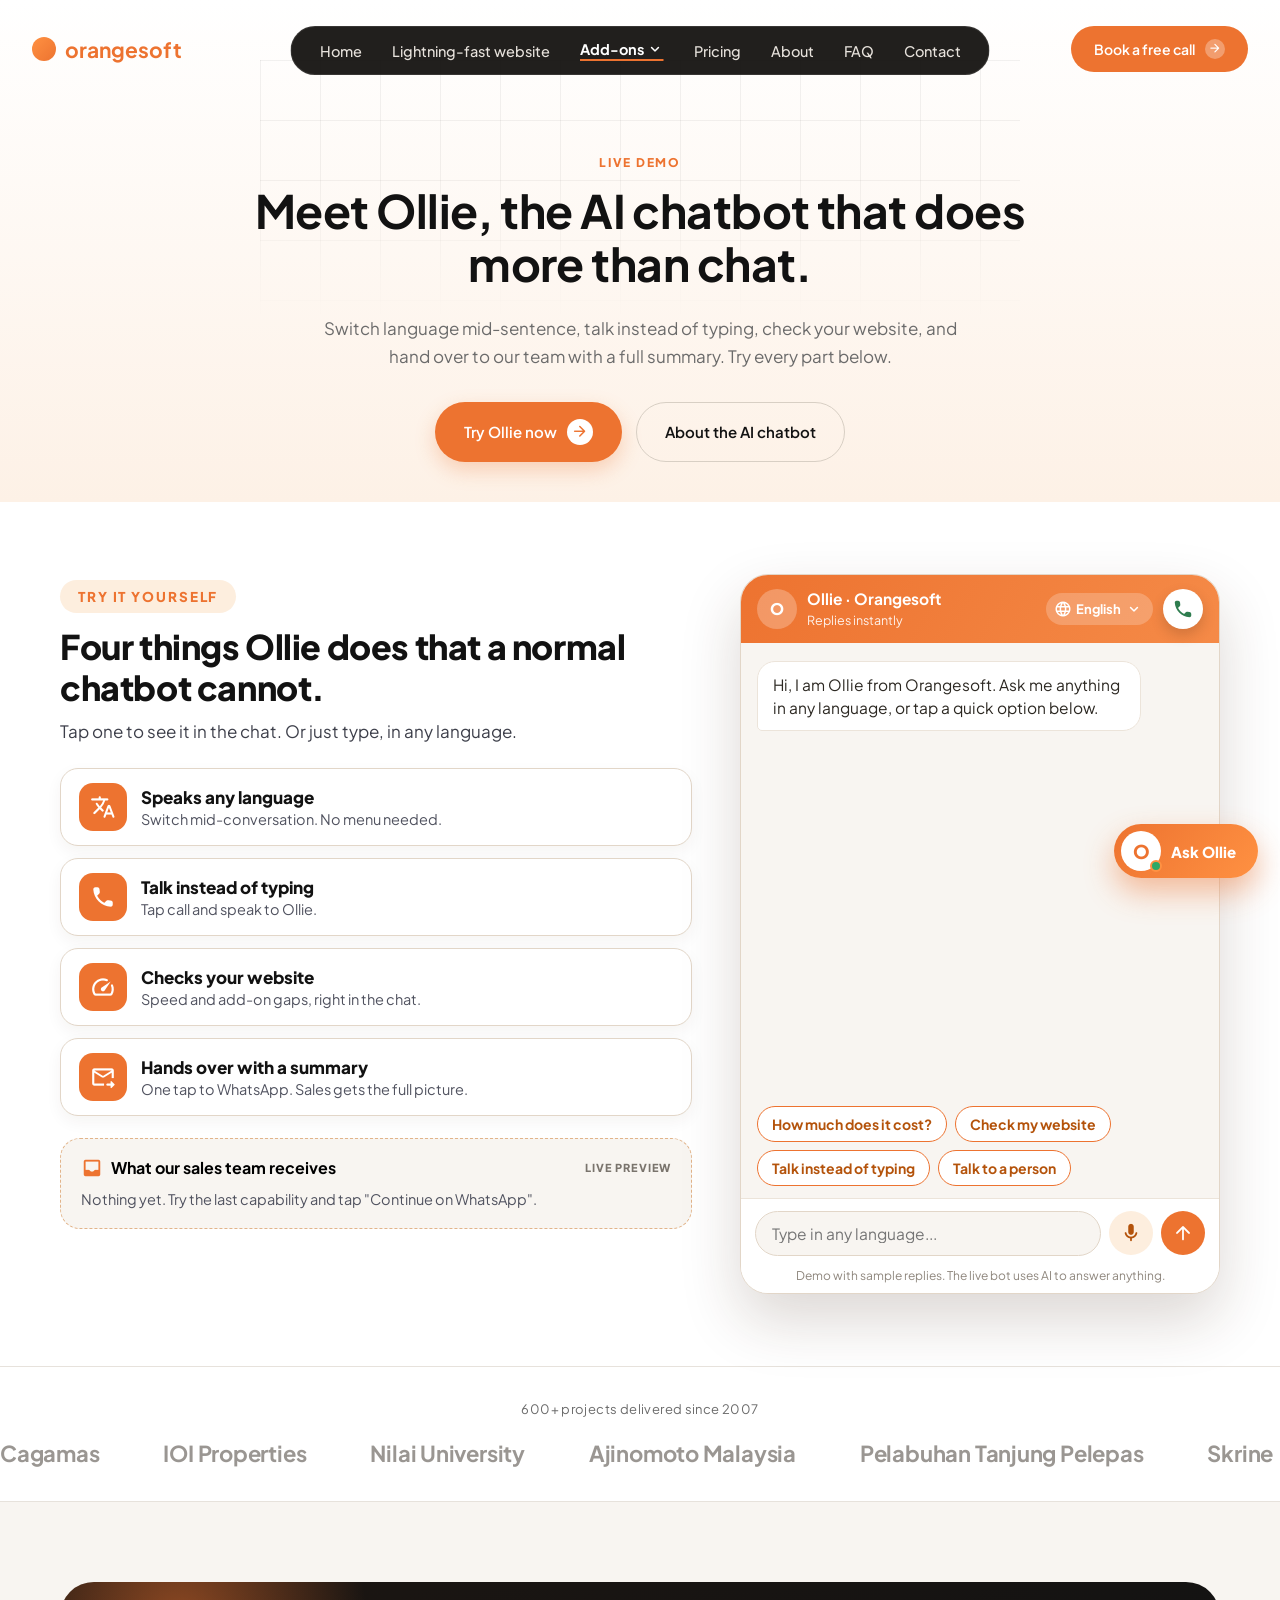
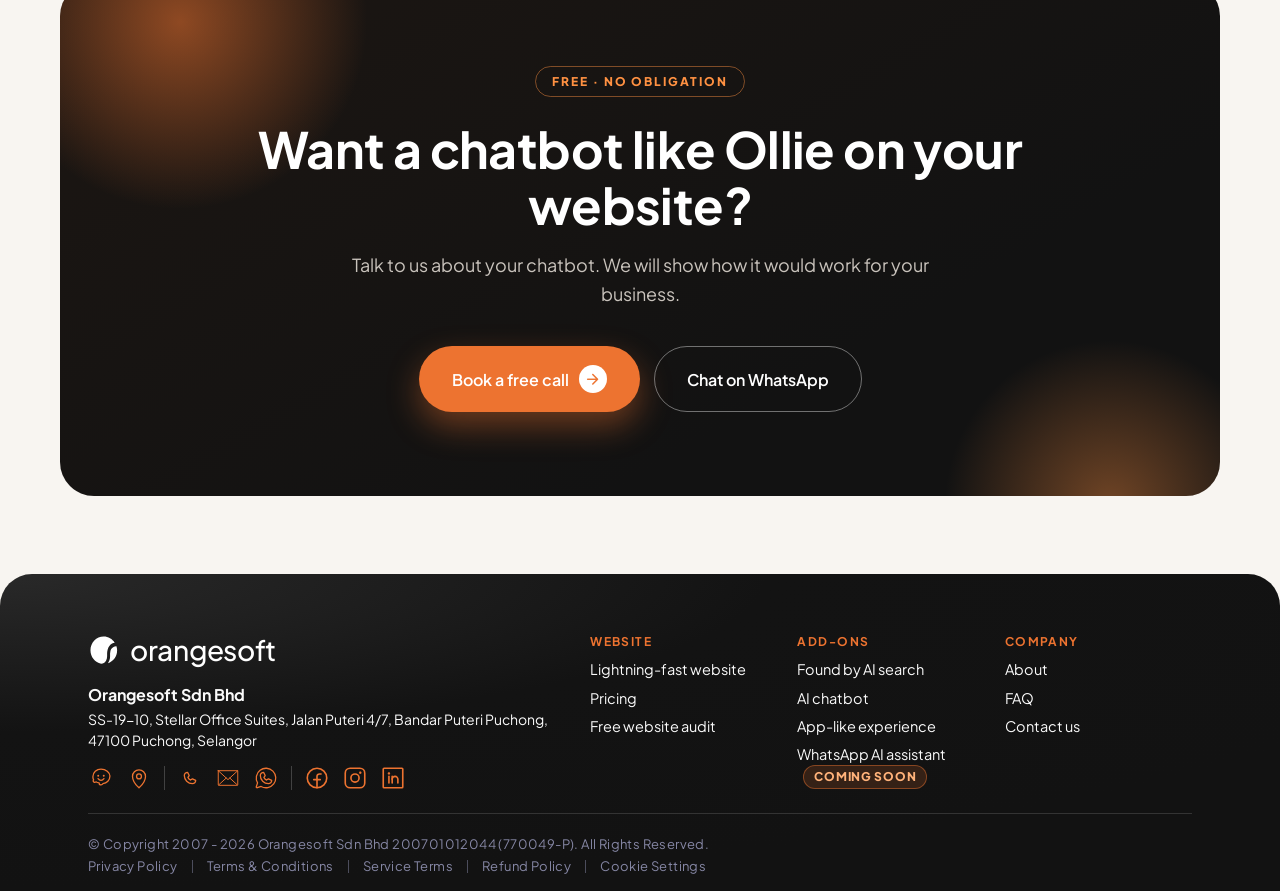
<file: chat-demo-page.html>
<!DOCTYPE html>
<html lang="en">
<head>
<link rel="preconnect" href="https://fonts.googleapis.com">
<link rel="preconnect" href="https://fonts.gstatic.com" crossorigin>
<link href="https://fonts.googleapis.com/css2?family=Plus+Jakarta+Sans:wght@400;500;600;700;800&display=swap" rel="stylesheet">
<link rel="preconnect" href="https://fonts.googleapis.com"><link href="https://fonts.googleapis.com/icon?family=Material+Icons+Round" rel="stylesheet">
<meta name="viewport" content="width=device-width, initial-scale=1">
<meta charset="UTF-8">
<title>Try the AI chatbot — Mockup</title>
<meta name="description" content="Try Ollie, the Orangesoft AI chatbot demo: any language, voice calls, website check, and a WhatsApp handover with a full summary.">
<link rel="stylesheet" href="assets/css/orangesoft.css">
<style>

  :root{
    --orange:#ed7330;
    --orange-dark:#c9631d;
    --orange-light:#ff9142;
    --dark:#121212;
    --cream:#f8f5f1;
    --gray:#6b6b6b;
    --border:#e7e2dc;
  }
  *{box-sizing:border-box;margin:0;padding:0;}
  body{font-family:"Plus Jakarta Sans",-apple-system,BlinkMacSystemFont,"Segoe UI",Roboto,Helvetica,Arial,sans-serif;background:#fff;}
  .label-row{text-align:center;padding:18px 0 6px;font-size:12px;letter-spacing:.12em;text-transform:uppercase;color:var(--gray);font-weight:700;}
  a{color:inherit;}

  /* ---------- HEADER / NAV (shared component) ---------- */
  .site-header{position:absolute;top:0;left:0;right:0;z-index:20;padding:26px 32px;display:flex;align-items:center;justify-content:space-between;}
  .site-logo{display:flex;align-items:center;gap:9px;font-size:21px;font-weight:700;color:var(--orange);text-decoration:none;}
  .site-logo .logo-dot{width:24px;height:24px;border-radius:50%;background:linear-gradient(135deg,var(--orange-light),var(--orange));flex-shrink:0;}
  .nav-pill{position:absolute;left:50%;top:26px;transform:translateX(-50%);display:flex;align-items:center;gap:30px;background:rgba(15,12,10,.92);border:1px solid rgba(255,255,255,.1);padding:13px 28px;border-radius:999px;}
  .nav-pill a{color:#e7e2dc;font-size:14.5px;font-weight:500;text-decoration:none;white-space:nowrap;}
  .nav-pill a:hover{color:#fff;}
  .nav-menu-btn{width:44px;height:44px;border-radius:50%;border:1px solid var(--border);background:#fff;display:none;align-items:center;justify-content:center;color:#121212;}
  @media (max-width:900px){ .nav-pill{display:none;} .nav-menu-btn{display:flex;} }
  .header-right{display:flex;align-items:center;gap:14px;}
  .header-cta{display:inline-flex;align-items:center;gap:8px;background:var(--orange);color:#fff;font-size:14px;font-weight:700;padding:11px 20px;border-radius:999px;text-decoration:none;white-space:nowrap;}
  .header-cta:hover{background:var(--orange-dark);}
  .header-cta .arrow{display:inline-flex;align-items:center;justify-content:center;width:20px;height:20px;border-radius:50%;background:rgba(255,255,255,.3);font-size:11px;}
  @media (max-width:480px){ .header-cta{padding:9px 14px;font-size:13px;} .header-cta .arrow{display:none;} }

  /* ---------- PAGE HERO ---------- */
  .page-hero{
    position:relative;
    padding:150px 24px 70px;
    text-align:center;
    background:linear-gradient(180deg,#fff 0%,#fdf1e6 100%);
    overflow:hidden;
  }
  .grid-overlay{
    position:absolute;top:60px;left:50%;transform:translateX(-50%);
    width:760px;max-width:90%;height:260px;
    background-image:
      linear-gradient(to right, rgba(0,0,0,.05) 1px, transparent 1px),
      linear-gradient(to bottom, rgba(0,0,0,.05) 1px, transparent 1px);
    background-size:60px 60px;
    mask-image:linear-gradient(to bottom, black 40%, transparent 100%);
    pointer-events:none;
  }
  .page-hero-inner{position:relative;max-width:760px;margin:0 auto;}
  .page-hero h1{font-size:44px;font-weight:800;color:#121212;line-height:1.2;margin-bottom:24px;}
  .page-hero p{font-size:17px;line-height:1.65;color:var(--gray);max-width:640px;margin:0 auto;}

  .btn{display:inline-flex;align-items:center;gap:10px;padding:16px 28px;border-radius:999px;font-size:15px;font-weight:600;text-decoration:none;border:1px solid transparent;}
  .btn-primary{background:var(--orange);color:#fff;}
  .btn-primary .arrow{display:inline-flex;align-items:center;justify-content:center;width:26px;height:26px;border-radius:50%;background:#fff;color:var(--orange);font-size:14px;}
  .btn-outline{background:transparent;color:#121212;border:1px solid #d8cfc4;}
  .cta-row-center{display:flex;gap:14px;justify-content:center;flex-wrap:wrap;}
  /* ---------- LIVE DEMO SECTION ---------- */
  .demo-section{
    padding:80px 24px;
    background:linear-gradient(180deg,#fdf1e6 0%,#fbe4cf 100%);
  }
  .demo-section .section-header{max-width:680px;margin:0 auto 50px;text-align:center;}
  .demo-section .section-heading{font-size:34px;font-weight:800;color:#121212;margin-bottom:16px;line-height:1.2;}
  .demo-section .section-desc{font-size:16px;line-height:1.6;color:#5a5248;}
  .demo-wrap{max-width:1000px;margin:0 auto;}
  .demo-vs{
    text-align:center;font-size:13px;font-weight:800;letter-spacing:.08em;
    text-transform:uppercase;color:var(--orange-dark);margin-bottom:22px;
  }
  .demo-run{text-align:center;margin-bottom:36px;}
  .demo-run .btn{background:#161311;color:#fff;}
  .demo-grid{display:grid;grid-template-columns:1fr 1fr;gap:22px;}
  @media (max-width:800px){ .demo-grid{grid-template-columns:1fr;} }
  .demo-card{border:1px solid var(--border);border-radius:22px;padding:0;overflow:hidden;background:#fff;}
  .demo-head{display:flex;align-items:center;justify-content:space-between;gap:10px;padding:22px 24px;}
  .demo-head .d-label{font-size:16px;font-weight:700;color:#121212;}
  .demo-url{font-family:ui-monospace,Menlo,monospace;font-size:12px;color:#6b6b6b;border:1px solid var(--border);border-radius:8px;padding:8px 12px;max-width:220px;white-space:nowrap;overflow:hidden;text-overflow:ellipsis;}
  .demo-body{background:#f2efeb;padding:22px 24px 26px;}
  .demo-progress{height:8px;border-radius:4px;background:#e7e2dc;margin-bottom:10px;overflow:hidden;}
  .demo-progress span{display:block;height:100%;width:0%;background:var(--orange);}
  .demo-timer{font-family:ui-monospace,Menlo,monospace;font-size:13px;font-weight:700;color:#50525f;margin-bottom:16px;}
  .demo-preview{
    height:260px;border-radius:14px;background:#f8f5f1;border:1px dashed var(--border);
    display:flex;flex-direction:column;align-items:center;justify-content:center;gap:12px;color:#a89f94;
  }
  .demo-preview .play-icon{width:52px;height:52px;border-radius:50%;background:#fff;box-shadow:0 6px 16px rgba(0,0,0,.08);display:flex;align-items:center;justify-content:center;color:#b9b2a9;}

  /* ---------- NEW SECTIONS ---------- */
  .section-header{max-width:720px;margin:0 auto 50px;text-align:center;}
  .section-heading{font-size:36px;font-weight:800;color:#121212;margin-bottom:16px;line-height:1.2;}
  .section-desc{font-size:16.5px;line-height:1.65;color:var(--gray);}
  .eyebrow,.pill-label{display:inline-block;font-size:12px;font-weight:800;letter-spacing:.14em;color:var(--orange);margin-bottom:14px;}
  .page-hero h1{font-size:46px;}
  .explain-section{background:#fff;padding:90px 24px;}
  .explain-grid{max-width:1040px;margin:0 auto 50px;display:grid;grid-template-columns:1fr auto 1fr auto 1fr;gap:16px;align-items:center;}
  @media (max-width:860px){ .explain-grid{grid-template-columns:1fr;} .explain-arrow{transform:rotate(90deg);text-align:center;} }
  .explain-step{background:var(--cream);border:1px solid var(--border);border-radius:22px;padding:28px 24px;height:100%;}
  .ex-num,.proc-num{width:38px;height:38px;border-radius:50%;background:var(--orange);color:#fff;font-weight:800;display:flex;align-items:center;justify-content:center;margin-bottom:16px;}
  .explain-step h3,.proc-card h3{font-size:18px;font-weight:700;color:#121212;margin-bottom:8px;}
  .explain-step p,.proc-card p{font-size:14.5px;line-height:1.55;color:var(--gray);}
  .explain-arrow{font-size:26px;color:var(--orange);font-weight:700;}
  .explain-visual{max-width:760px;margin:0 auto;text-align:center;}
  .explain-visual img{max-width:100%;height:auto;}
  .outcomes-section{background:var(--cream);padding:90px 24px;}
  .outcome-grid{max-width:1160px;margin:0 auto 40px;display:grid;grid-template-columns:repeat(4,1fr);gap:20px;}
  @media (max-width:1000px){ .outcome-grid{grid-template-columns:repeat(2,1fr);} }
  @media (max-width:560px){ .outcome-grid{grid-template-columns:1fr;} }
  .outcome-card{background:#fff;border:1px solid var(--border);border-radius:22px;padding:30px 26px;}
  .icon-badge{width:60px;height:60px;border-radius:16px;background:linear-gradient(160deg,#fde3cd,#fbeee2);display:flex;align-items:center;justify-content:center;margin-bottom:22px;}
  .icon-badge svg{width:28px;height:28px;}
  .outcome-card h3{font-size:19px;font-weight:700;color:#121212;margin-bottom:10px;}
  .outcome-card p{font-size:14.5px;line-height:1.6;color:var(--gray);}
  .tech-details{max-width:900px;margin:0 auto;background:#fff;border:1px solid var(--border);border-radius:18px;padding:6px 24px;}
  .tech-details summary,.qa summary{cursor:pointer;font-weight:700;color:#121212;padding:16px 0;list-style:none;display:flex;justify-content:space-between;align-items:center;}
  .tech-details summary::-webkit-details-marker,.qa summary::-webkit-details-marker{display:none;}
  .tech-details summary::after,.qa summary::after{content:"+";font-size:22px;color:var(--orange);font-weight:700;}
  .tech-details[open] summary::after,.qa[open] summary::after{content:"–";}
  .tech-grid{display:grid;grid-template-columns:1fr 1fr;gap:18px 30px;padding:6px 0 20px;}
  @media (max-width:760px){ .tech-grid{grid-template-columns:1fr;} }
  .tech-grid b{display:block;font-size:14.5px;color:#121212;margin-bottom:4px;}
  .tech-grid span{font-size:14px;line-height:1.55;color:var(--gray);}
  .cms-section{background:#fff;padding:90px 24px;}
  .cms-chips{max-width:900px;margin:0 auto;display:flex;flex-wrap:wrap;justify-content:center;gap:14px;}
  .cms-chips span{font-size:17px;font-weight:700;color:#121212;background:var(--cream);border:1px solid var(--border);border-radius:999px;padding:14px 26px;}
  .process-section{background:var(--cream);padding:90px 24px;}
  .process-grid{max-width:1160px;margin:0 auto;display:grid;grid-template-columns:repeat(4,1fr);gap:20px;}
  @media (max-width:1000px){ .process-grid{grid-template-columns:repeat(2,1fr);} }
  @media (max-width:560px){ .process-grid{grid-template-columns:1fr;} }
  .proc-card{background:#fff;border:1px solid var(--border);border-radius:22px;padding:28px 24px;}
  .qa-section{background:#fff;padding:90px 24px;}
  .qa-list{max-width:820px;margin:0 auto;display:flex;flex-direction:column;gap:12px;}
  .qa{border:1px solid var(--border);border-radius:16px;padding:2px 24px;background:var(--cream);}
  .qa summary{font-size:17px;}
  .qa p{font-size:15px;line-height:1.65;color:var(--gray);padding:0 0 18px;}
  .qa a{color:var(--orange);font-weight:700;}
  .proof2-section{background:var(--cream);padding:90px 24px 70px;text-align:center;}
  .proof2-stats{max-width:960px;margin:0 auto 60px;display:grid;grid-template-columns:1fr 1fr;gap:20px;text-align:left;}
  @media (max-width:760px){ .proof2-stats{grid-template-columns:1fr;} }
  .p2-stat{background:var(--dark);border-radius:24px;padding:34px 30px;display:flex;gap:22px;align-items:center;}
  .p2-num{font-size:56px;font-weight:800;color:var(--orange-light);line-height:1;flex-shrink:0;}
  .p2-txt{font-size:16px;font-weight:700;color:#fff;line-height:1.4;}
  .p2-txt small{display:block;font-size:12px;font-weight:500;color:#8f877e;margin-top:8px;}
  .t-label{font-size:16px;color:#50525f;margin-bottom:28px;}
  .trust-logos{max-width:900px;margin:0 auto;display:flex;justify-content:center;align-items:center;gap:20px 48px;flex-wrap:wrap;}
  .trust-logos span{font-size:20px;font-weight:700;color:#2c2822;opacity:.55;}
  .final-cta{background:#fff;padding:80px 24px 90px;}
  .final-cta-inner{position:relative;max-width:1160px;margin:0 auto;border-radius:34px;padding:84px 32px;text-align:center;overflow:hidden;background:linear-gradient(150deg,#1c1612 0%,#121212 70%);}
  .fc-orb{position:absolute;border-radius:50%;pointer-events:none;}
  .fc-orb-1{width:520px;height:520px;left:-140px;top:-220px;background:radial-gradient(closest-side,rgba(237,115,48,.55),transparent 72%);}
  .fc-orb-2{width:460px;height:460px;right:-120px;bottom:-240px;background:radial-gradient(closest-side,rgba(255,145,66,.40),transparent 72%);}
  .fc-content{position:relative;z-index:1;max-width:760px;margin:0 auto;}
  .fc-eyebrow{display:inline-block;font-size:12px;font-weight:800;letter-spacing:.16em;color:var(--orange-light);border:1px solid rgba(255,145,66,.45);border-radius:999px;padding:7px 16px;margin-bottom:24px;}
  .final-cta h2{font-size:48px;line-height:1.12;font-weight:800;color:#fff;margin-bottom:18px;}
  .final-cta p{font-size:18px;line-height:1.6;color:#c9c3bc;margin-bottom:38px;}
  .fc-btn{padding:18px 32px;font-size:16px;box-shadow:0 14px 32px rgba(237,115,48,.4);}
  .fc-link{display:inline-block;margin-top:22px;font-size:15px;font-weight:600;color:#c9c3bc;text-decoration:none;}
  .fc-link:hover{color:#fff;text-decoration:underline;}
  @media (max-width:700px){ .final-cta h2{font-size:32px;} .final-cta-inner{padding:60px 22px;} .page-hero h1{font-size:34px;} .section-heading{font-size:28px;} }

  /* ---------- FOOTER (shared) ---------- */
  .site-footer{background:#fff;padding:70px 24px 0;}
  .footer-top{max-width:1160px;margin:0 auto;display:grid;grid-template-columns:1.6fr 1fr 1fr 1fr;gap:40px;padding-bottom:56px;}
  @media (max-width:800px){ .footer-top{grid-template-columns:1fr 1fr;} }
  .footer-brand .f-logo{display:flex;align-items:center;gap:10px;font-size:26px;font-weight:700;color:var(--orange);margin-bottom:18px;}
  .footer-brand .f-logo .f-dot{width:30px;height:30px;border-radius:50%;background:var(--orange);}
  .footer-brand p{font-size:14px;line-height:1.6;color:#6b6b6b;max-width:320px;}
  .footer-col-label{font-size:14px;color:#9c9088;margin-bottom:18px;}
  .footer-col a{display:block;font-size:15px;font-weight:600;color:#121212;text-decoration:none;margin-bottom:14px;}
  .footer-social{display:flex;gap:12px;margin-top:4px;}
  .footer-social a{width:38px;height:38px;border-radius:50%;border:1px solid var(--border);display:flex;align-items:center;justify-content:center;color:#50525f;}
  .footer-watermark{background:linear-gradient(160deg,#fde3cd,#fff);overflow:hidden;padding:20px 0;}
  .footer-watermark span{display:block;text-align:center;white-space:nowrap;font-size:140px;font-weight:800;letter-spacing:-.02em;color:transparent;-webkit-text-stroke:1.5px rgba(237,115,48,.35);}
  .footer-bottom{max-width:1160px;margin:0 auto;padding:22px 0;display:flex;justify-content:space-between;align-items:center;border-top:1px solid var(--border);font-size:13px;color:#9c9088;}
  .footer-bottom a{color:#9c9088;text-decoration:none;}
  .back-to-top{
    display:flex;align-items:center;gap:10px;
  }
  .back-to-top .btt-circle{
    width:34px;height:34px;border-radius:50%;background:#161311;color:#fff;
    display:flex;align-items:center;justify-content:center;
  }
  .wa-float{position:fixed;right:22px;bottom:22px;z-index:50;display:flex;align-items:center;gap:10px;background:#25d366;color:#fff;font-weight:700;font-size:14px;padding:13px 20px;border-radius:999px;text-decoration:none;box-shadow:0 10px 24px rgba(0,0,0,.2);}
  .wa-float svg{width:20px;height:20px;}

  /* ---------- SOLID PASS ---------- */
  .explain-section,.outcomes-section,.process-section,.qa-section{padding:64px 24px;}
  .proof2-section{padding:56px 24px 56px;}
  .section-header{margin-bottom:34px;}
  .page-hero{padding-bottom:40px;}
  .statbar{background:var(--dark);padding:0 24px;}
  .statbar-inner{max-width:1160px;margin:0 auto;display:grid;grid-template-columns:repeat(3,1fr);}
  .sb{padding:34px 28px;border-left:1px solid #2a2420;}
  .sb:first-child{border-left:0;}
  .sb b{display:block;font-size:52px;font-weight:800;color:var(--orange-light);line-height:1;margin-bottom:10px;}
  .sb span{display:block;font-size:15.5px;font-weight:600;color:#fff;line-height:1.4;}
  .sb small{display:block;font-size:12px;color:#8f877e;margin-top:8px;}
  @media (max-width:760px){ .statbar-inner{grid-template-columns:1fr;} .sb{border-left:0;border-top:1px solid #2a2420;} .sb:first-child{border-top:0;} }
  .cmp{max-width:1040px;margin:0 auto 36px;display:grid;grid-template-columns:1fr 1fr;gap:20px;}
  @media (max-width:760px){ .cmp{grid-template-columns:1fr;} }
  .cmp-col{border-radius:24px;padding:32px 30px;}
  .cmp-old{background:var(--cream);border:1px solid var(--border);}
  .cmp-new{background:var(--dark);box-shadow:0 24px 50px rgba(11,9,8,.25);}
  .cmp-tag{font-size:12px;font-weight:800;letter-spacing:.14em;margin-bottom:20px;color:var(--gray);}
  .cmp-new .cmp-tag{color:var(--orange-light);}
  .cmp ul{list-style:none;display:flex;flex-direction:column;gap:16px;}
  .cmp li{display:flex;gap:14px;align-items:flex-start;font-size:16px;font-weight:600;line-height:1.45;color:#3a352f;}
  .cmp-new li{color:#fff;}
  .cmp li i{font-style:normal;flex-shrink:0;width:26px;height:26px;border-radius:50%;display:flex;align-items:center;justify-content:center;font-size:13px;font-weight:800;background:#ece6df;color:#9a9188;}
  .cmp-new li i{background:var(--orange);color:#fff;}
  .outcome-card{background:var(--dark);border:0;border-radius:22px;padding:30px 26px;}
  .oc-big{font-size:30px;font-weight:800;color:var(--orange-light);margin-bottom:14px;line-height:1;}
  .outcome-card h3{color:#fff;}
  .outcome-card p{color:#b9b2aa;}
  .cms-row{max-width:1060px;margin:34px auto 0;display:flex;align-items:center;gap:20px;flex-wrap:wrap;justify-content:center;background:#fff;border:1px solid var(--border);border-radius:22px;padding:20px 26px;}
  .cms-label{font-size:12px;font-weight:800;letter-spacing:.14em;color:var(--orange);}
  .cms-row .cms-chips{gap:10px;}
  .cms-row .cms-chips span{font-size:15px;padding:10px 20px;}
  .final-cta{padding:56px 24px 72px;}

  .hero-split{max-width:1160px;display:grid;grid-template-columns:1.05fr .95fr;gap:40px;align-items:center;text-align:left;}
  .hero-split h1{font-size:44px;}
  .hero-btns{display:flex;gap:14px;flex-wrap:wrap;margin-top:32px;}
  .hero-img img{width:100%;height:auto;display:block;filter:drop-shadow(0 24px 40px rgba(201,99,29,.18));}
  @media (max-width:900px){ .hero-split{grid-template-columns:1fr;text-align:center;} .hero-btns{justify-content:center;} .hero-split h1{font-size:34px;} }

  .bf-grid{max-width:1160px;margin:0 auto;display:grid;grid-template-columns:repeat(3,1fr);gap:20px;}
  .bf-card{background:#fff;border:1px solid var(--border);border-radius:24px;padding:32px 28px;}
  .bf-wide{grid-column:span 2;}
  .bf-dark{background:var(--dark);border-color:var(--dark);}
  .bf-icon{width:52px;height:52px;border-radius:14px;background:linear-gradient(160deg,#fde3cd,#fbeee2);color:var(--orange);display:flex;align-items:center;justify-content:center;margin-bottom:20px;}
  .bf-dark .bf-icon{background:rgba(237,115,48,.18);color:var(--orange-light);}
  .bf-icon svg{width:26px;height:26px;}
  .bf-tag{font-size:12px;font-weight:800;letter-spacing:.14em;color:var(--orange);margin-bottom:10px;}
  .bf-card h3{font-size:22px;font-weight:800;line-height:1.25;color:#121212;margin-bottom:10px;}
  .bf-card p{font-size:15px;line-height:1.6;color:var(--gray);}
  .bf-dark .bf-tag{color:var(--orange-light);} .bf-dark h3{color:#fff;} .bf-dark p{color:#b9b2aa;}
  @media (max-width:900px){ .bf-grid{grid-template-columns:1fr 1fr;} }
  @media (max-width:600px){ .bf-grid{grid-template-columns:1fr;} .bf-wide{grid-column:auto;} }

  .sb-lead{max-width:1160px;margin:0 auto;padding:30px 28px 0;font-size:12px;font-weight:800;letter-spacing:.16em;color:var(--orange-light);}
  .statbar-inner .sb{padding-top:22px;}
  .cmp-h{font-size:24px;font-weight:800;line-height:1.25;margin-bottom:12px;color:#121212;}
  .cmp-new .cmp-h{color:#fff;}
  .cmp-p{font-size:16px;line-height:1.65;color:#5a544d;}
  .cmp-new .cmp-p{color:#c9c3bc;}
  .explain-note{max-width:760px;margin:0 auto;text-align:center;font-size:17px;line-height:1.6;color:#50525f;}
  .explain-note b{color:var(--orange);}
  .bg-grid{max-width:1160px;margin:0 auto 20px;display:grid;grid-template-columns:1fr 1fr;gap:20px;}
  @media (max-width:860px){ .bg-grid{grid-template-columns:1fr;} }
  .bg-card{background:#fff;border:1px solid var(--border);border-radius:24px;padding:32px 30px;}
  .bg-title{display:flex;align-items:center;gap:12px;font-size:24px;font-weight:800;color:#121212;margin-bottom:8px;}
  .bg-ic{width:44px;height:44px;border-radius:12px;background:linear-gradient(160deg,#fde3cd,#fbeee2);display:flex;align-items:center;justify-content:center;font-size:20px;}
  .bg-item{padding:20px 0;border-top:1px solid var(--border);}
  .bg-title+.bg-item{margin-top:14px;}
  .bg-tag{font-size:11.5px;font-weight:800;letter-spacing:.14em;color:var(--orange);margin-bottom:6px;}
  .bg-item h4{font-size:18px;font-weight:800;color:#121212;margin-bottom:6px;}
  .bg-item p{font-size:14.5px;line-height:1.6;color:var(--gray);}
  .bg-strip{max-width:1160px;margin:0 auto;background:var(--dark);border-radius:24px;padding:30px 34px;display:grid;grid-template-columns:1fr 1.4fr;gap:30px;align-items:center;}
  @media (max-width:860px){ .bg-strip{grid-template-columns:1fr;} }
  .bg-strip h4{font-size:24px;font-weight:800;color:#fff;}
  .bg-strip .bg-tag{color:var(--orange-light);}
  .bg-strip p{font-size:15.5px;line-height:1.6;color:#c9c3bc;}

  /* ---------- CLEAR LAYOUT PASS ---------- */
  .step-section{padding:72px 24px;}
  .bg-white{background:#fff;} .bg-cream{background:var(--cream);}
  .step-tag{display:inline-block;font-size:12px;font-weight:800;letter-spacing:.14em;color:var(--orange);background:#fdeede;border-radius:999px;padding:7px 16px;margin-bottom:16px;}
  .stat-panel{background:var(--dark);border-radius:28px;max-width:1060px;margin:0 auto;overflow:hidden;}
  .statbar{display:none;}
  .flow{max-width:1040px;margin:0 auto 36px;display:grid;grid-template-columns:1fr auto 1fr auto 1fr;gap:14px;align-items:stretch;}
  @media (max-width:860px){ .flow{grid-template-columns:1fr;} .flow-arrow{transform:rotate(90deg);text-align:center;} }
  .flow-card{background:#fff;border:1px solid var(--border);border-radius:22px;padding:26px 24px;}
  .flow-n{width:36px;height:36px;border-radius:50%;background:var(--orange);color:#fff;font-weight:800;display:flex;align-items:center;justify-content:center;margin-bottom:14px;}
  .flow-card h3{font-size:18px;font-weight:700;color:#121212;margin-bottom:8px;}
  .flow-card p{font-size:14.5px;line-height:1.55;color:var(--gray);}
  .flow-arrow{align-self:center;font-size:26px;font-weight:700;color:var(--orange);}
  .jargon{max-width:720px;margin:30px auto 0;text-align:center;font-size:15.5px;color:#5a5248;background:#fff;border:1px dashed #e0b793;border-radius:14px;padding:14px 20px;}
  .jargon b{color:var(--orange-dark);}
  .grp-grid{max-width:1160px;margin:0 auto;display:grid;grid-template-columns:repeat(3,1fr);gap:20px;align-items:stretch;}
  @media (max-width:980px){ .grp-grid{grid-template-columns:1fr;} }
  .grp{background:var(--cream);border:1px solid var(--border);border-radius:26px;padding:28px 26px;}
  .grp-dark{background:var(--dark);border-color:var(--dark);}
  .grp-head{display:flex;align-items:center;gap:12px;font-size:20px;font-weight:800;color:#121212;margin-bottom:22px;}
  .grp-head span{width:34px;height:34px;border-radius:50%;background:var(--orange);color:#fff;font-size:15px;display:flex;align-items:center;justify-content:center;}
  .grp-dark .grp-head{color:#fff;}
  .grp ul{list-style:none;display:flex;flex-direction:column;gap:20px;}
  .grp li{display:flex;gap:14px;align-items:flex-start;}
  .gi{flex-shrink:0;width:40px;height:40px;border-radius:12px;background:#fff;color:var(--orange);display:flex;align-items:center;justify-content:center;border:1px solid var(--border);}
  .gi svg{width:20px;height:20px;}
  .grp-dark .gi{background:rgba(237,115,48,.18);border-color:transparent;color:var(--orange-light);}
  .grp li b{display:block;font-size:16px;color:#121212;margin-bottom:4px;}
  .grp li p{font-size:14.5px;line-height:1.55;color:var(--gray);}
  .grp-dark li b{color:#fff;} .grp-dark li p{color:#b9b2aa;}
  .grp-note{margin-top:22px;font-size:14.5px;line-height:1.55;color:#d8d2ca;border-top:1px solid #2a2420;padding-top:18px;}
  .grp-link{display:inline-block;margin-top:14px;font-weight:700;color:var(--orange-light);text-decoration:none;}
  .sc{max-width:900px;margin:0 auto;display:grid;grid-template-columns:1fr 1fr;gap:20px;}
  @media (max-width:700px){ .sc{grid-template-columns:1fr;} }
  .sc-col{background:#fff;border:1px solid var(--border);border-radius:24px;padding:28px;}
  .sc-new{background:var(--dark);border-color:var(--dark);}
  .sc-tag{font-size:12px;font-weight:800;letter-spacing:.14em;color:var(--gray);margin-bottom:18px;}
  .sc-new .sc-tag{color:var(--orange-light);}
  .sc ul{list-style:none;display:flex;flex-direction:column;gap:14px;}
  .sc li{display:flex;gap:12px;align-items:center;font-size:16px;font-weight:600;color:#2c2822;}
  .sc-new li{color:#fff;}
  .sc li i{font-style:normal;width:26px;text-align:center;color:var(--orange);font-weight:800;}
  .process-section{background:#fff;} .qa-section{background:var(--cream);} .proof2-section{background:#fff;} .final-cta{background:var(--cream);}
  .qa{background:#fff;}
  .cms-row{background:var(--cream);}
  .hero-note{margin-top:18px;font-size:14px;color:#7a7168;}

  .faq2-grid{max-width:860px;margin:0 auto;display:block;}
  @media (max-width:900px){ .faq2-grid{grid-template-columns:1fr;gap:34px;} }
  .faq2-side{position:sticky;top:24px;}
  @media (max-width:900px){ .faq2-side{position:static;} }
  .faq2-side .section-heading{font-size:34px;}
  .faq2-card{margin-top:28px;background:var(--dark);border-radius:24px;padding:28px;display:flex;flex-direction:column;gap:12px;}
  .faq2-card b{color:#fff;font-size:19px;}
  .faq2-card span{color:#b9b2aa;font-size:14.5px;line-height:1.5;}
  .faq2-card .btn{justify-content:center;margin-top:6px;}
  .faq2-wa{color:var(--orange-light);font-weight:600;font-size:14.5px;text-decoration:none;}
  .faq2 .qa-list{max-width:none;margin:0;gap:14px;}
  .faq2 .qa{background:var(--cream);border:1px solid var(--border);border-radius:18px;padding:4px 26px;}
  .faq2 .qa[open]{background:#fff;border-color:var(--orange);box-shadow:0 10px 28px rgba(237,115,48,.10);}
  .faq2 .qa summary{font-size:17px;padding:20px 0;}
  .faq2 .qa-body p{font-size:15.5px;line-height:1.7;color:#50525f;padding:0 0 22px;}
  .faq2 .qa a{color:var(--orange);font-weight:700;}
  .proof2-section{background:var(--cream);} .final-cta{background:#fff;}
  .faq2-card{padding:34px 30px;gap:14px;background:linear-gradient(150deg,#1c1612,#121212);box-shadow:0 20px 44px rgba(11,9,8,.25);}
  .faq2-card b{font-size:26px;line-height:1.2;}
  .faq2-card .fc-eyebrow{align-self:flex-start;font-size:11px;margin-bottom:4px;color:var(--orange-light);}
  .faq2-card .btn{padding:16px 24px;}
  .proof2-section{background:var(--cream);}
  /* ---------- MARQUEE ---------- */
  .marquee-section{
    background:#fff;
    border-top:1px solid var(--border);
    border-bottom:1px solid var(--border);
    padding:34px 0;
    overflow:hidden;
  }
  .marquee-caption{
    text-align:center;
    font-size:13px;
    color:var(--gray);
    margin-bottom:22px;
    letter-spacing:.03em;
  }
  .marquee-track{
    display:flex;
    width:max-content;
    animation:scroll 26s linear infinite;
  }
  .marquee-track:hover{animation-play-state:paused;}
  @keyframes scroll{
    0%{transform:translateX(0);}
    100%{transform:translateX(-50%);}
  }
  .logo-set{
    display:flex;
    align-items:center;
    gap:64px;
    padding-right:64px;
  }
  .logo-chip{
    font-size:22px;
    font-weight:700;
    color:#20180f;
    opacity:.45;
    white-space:nowrap;
    letter-spacing:-.01em;
  }


  .final-cta{background:var(--cream);padding:80px 24px 90px;}
  .final-cta-inner{position:relative;max-width:1160px;margin:0 auto;border-radius:34px;padding:88px 32px;text-align:center;overflow:hidden;background:linear-gradient(150deg,#1c1612 0%,#121212 70%);}
  .fc-orb{position:absolute;border-radius:50%;pointer-events:none;}
  .fc-orb-1{width:520px;height:520px;left:-140px;top:-220px;background:radial-gradient(closest-side,rgba(237,115,48,.55),transparent 72%);}
  .fc-orb-2{width:460px;height:460px;right:-120px;bottom:-240px;background:radial-gradient(closest-side,rgba(255,145,66,.40),transparent 72%);}
  .fc-content{position:relative;z-index:1;max-width:780px;margin:0 auto;}
  .fc-eyebrow{display:inline-block;font-size:12px;font-weight:800;letter-spacing:.16em;color:var(--orange-light);border:1px solid rgba(255,145,66,.45);border-radius:999px;padding:7px 16px;margin-bottom:24px;}
  .final-cta h2{font-size:52px;line-height:1.1;font-weight:800;color:#fff;margin-bottom:20px;letter-spacing:-.01em;}
  .final-cta p{font-size:18px;line-height:1.6;color:#c9c3bc;margin:0 auto 38px;max-width:640px;}
  .fc-actions{display:flex;gap:14px;justify-content:center;flex-wrap:wrap;}
  .fc-btn{padding:18px 32px;font-size:16px;box-shadow:0 14px 32px rgba(237,115,48,.4);}
  .fc-btn-ghost{display:inline-flex;align-items:center;gap:10px;padding:18px 30px;border-radius:999px;font-size:16px;font-weight:600;text-decoration:none;color:#fff;border:1.5px solid rgba(255,255,255,.4);transition:background .15s ease,border-color .15s ease;}
  .fc-btn-ghost:hover{background:rgba(255,255,255,.1);border-color:#fff;}
  .fc-points{list-style:none;display:flex;gap:10px 28px;justify-content:center;flex-wrap:wrap;margin-top:34px;padding-top:26px;border-top:1px solid rgba(255,255,255,.12);}
  .fc-points li{font-size:14.5px;font-weight:600;color:#d8d2ca;}
  @media (max-width:700px){ .final-cta h2{font-size:34px;} .final-cta-inner{padding:60px 22px;} .final-cta p{font-size:16px;} }

  /* ---------- ADD-ONS PAGE ---------- */
  .jump{margin-top:22px;font-size:13.5px;color:#7a7168;display:flex;flex-wrap:wrap;gap:6px 16px;align-items:center;}
  .jump a{color:#121212;font-weight:600;text-decoration:none;border-bottom:1px solid #e0b793;}
  .jump a:hover{color:var(--orange);}
  .stack{display:flex;flex-direction:column;gap:12px;}
  .stack-top{display:grid;grid-template-columns:1fr 1fr;gap:12px;}
  .st{background:#fff;border:1px solid var(--border);border-radius:18px;padding:22px 18px;font-weight:700;color:#121212;font-size:15.5px;box-shadow:0 10px 24px rgba(201,99,29,.10);text-align:center;}
  .stack-plus{text-align:center;font-size:12px;font-weight:800;letter-spacing:.12em;text-transform:uppercase;color:var(--orange);}
  .stack-base{background:var(--dark);border-radius:20px;padding:26px;text-align:center;box-shadow:0 20px 40px rgba(11,9,8,.25);}
  .stack-base b{display:block;color:#fff;font-size:20px;margin-bottom:4px;}
  .stack-base span{color:var(--orange-light);font-size:13px;font-weight:700;letter-spacing:.1em;text-transform:uppercase;}
  .addon-row{max-width:1160px;margin:0 auto;display:grid;grid-template-columns:1fr 1fr;gap:64px;align-items:center;}
  .addon-row.rev .addon-copy{order:2;}
  @media (max-width:900px){ .addon-row{grid-template-columns:1fr;gap:34px;} .addon-row.rev .addon-copy{order:0;} }
  .addon-meta{display:flex;flex-wrap:wrap;align-items:center;gap:10px;margin-bottom:6px;}
  .addon-badge{font-size:12px;font-weight:700;color:#121212;background:#fff;border:1px solid var(--border);border-radius:999px;padding:6px 14px;}
  .bg-cream .addon-badge{background:#fff;}
  .addon-copy .section-heading{font-size:34px;}
  .addon-desc{font-size:17px;line-height:1.6;color:#50525f;margin:0 0 24px;}
  .addon-list{list-style:none;display:flex;flex-direction:column;gap:18px;margin-bottom:30px;}
  .addon-list li{display:flex;gap:14px;align-items:flex-start;}
  .addon-list .gi{flex-shrink:0;width:40px;height:40px;border-radius:12px;background:#fff;color:var(--orange);display:flex;align-items:center;justify-content:center;border:1px solid var(--border);}
  .addon-list .gi svg{width:20px;height:20px;}
  .addon-list b{display:block;font-size:16px;color:#121212;margin-bottom:3px;}
  .addon-list p{font-size:14.5px;line-height:1.55;color:var(--gray);}
  .addon-visual{display:flex;justify-content:center;}
  .mock{width:100%;max-width:440px;background:#fff;border:1px solid var(--border);border-radius:24px;padding:22px;box-shadow:0 24px 50px rgba(11,9,8,.12);}
  .mock-bar{display:flex;align-items:center;gap:6px;margin-bottom:18px;}
  .mock-bar i{width:10px;height:10px;border-radius:50%;background:#e7e2dc;}
  .mock-bar span{margin-left:10px;font-size:12px;color:#9a9188;}
  .msgs{display:flex;flex-direction:column;gap:10px;}
  .m{max-width:82%;padding:12px 15px;border-radius:16px;font-size:14.5px;line-height:1.45;}
  .m small{display:block;font-size:10.5px;opacity:.55;margin-top:4px;text-align:right;}
  .mock-chat .me{align-self:flex-end;background:var(--cream);color:#121212;border-bottom-right-radius:4px;}
  .mock-chat .bot{align-self:flex-start;background:var(--orange);color:#fff;border-bottom-left-radius:4px;}
  .mock-wa{background:#efe7dd;}
  .wa-head{display:flex;align-items:center;gap:12px;background:#075e54;margin:-22px -22px 18px;padding:14px 20px;border-radius:24px 24px 0 0;color:#fff;}
  .wa-head b{display:block;font-size:15px;} .wa-head small{font-size:11.5px;opacity:.8;}
  .wa-av{width:38px;height:38px;border-radius:50%;background:#25d366;display:flex;align-items:center;justify-content:center;font-weight:800;}
  .mock-wa .me{align-self:flex-start;background:#fff;color:#121212;border-bottom-left-radius:4px;}
  .mock-wa .bot{align-self:flex-end;background:#d9fdd3;color:#121212;border-bottom-right-radius:4px;}
  .mock-note{margin-top:16px;text-align:center;font-size:11px;letter-spacing:.06em;color:#a19a91;text-transform:uppercase;}
  .mock-phone{max-width:300px;border-radius:38px;background:var(--dark);border-color:var(--dark);padding:18px 18px 22px;}
  .ph-notch{width:90px;height:8px;border-radius:99px;background:#2a2420;margin:0 auto 20px;}
  .ph-notif{display:flex;gap:12px;align-items:flex-start;background:rgba(255,255,255,.95);border-radius:18px;padding:12px 14px;position:relative;}
  .ph-ico{flex-shrink:0;width:34px;height:34px;border-radius:9px;background:var(--orange);color:#fff;font-weight:800;display:flex;align-items:center;justify-content:center;}
  .ph-notif b{display:block;font-size:13px;color:#121212;} .ph-notif small{font-size:12px;color:#5a5248;line-height:1.35;display:block;margin-top:2px;}
  .ph-notif em{position:absolute;right:12px;top:10px;font-size:10px;color:#9a9188;font-style:normal;}
  .ph-home{display:grid;grid-template-columns:repeat(4,1fr);gap:10px;margin-top:70px;margin-bottom:60px;}
  .ph-home span{aspect-ratio:1;border-radius:14px;background:var(--orange);color:#fff;font-size:9px;font-weight:700;display:flex;align-items:center;justify-content:center;text-align:center;line-height:1.1;}
  .ph-home .ph-dim{background:#2a2420;}
  .mock-phone .mock-note{color:#6f675f;}
  .mock-ai .ai-q{background:var(--cream);border:1px solid var(--border);border-radius:999px;padding:12px 18px;font-size:14.5px;font-weight:600;color:#121212;margin-bottom:16px;}
  .ai-a{border:1px solid var(--border);border-radius:18px;padding:18px;}
  .ai-tag{font-size:11px;font-weight:800;letter-spacing:.14em;color:var(--orange);margin-bottom:8px;}
  .ai-a p{font-size:14.5px;line-height:1.55;color:#3a352f;} .ai-a b{color:#121212;}
  .ai-src{display:flex;gap:8px;margin-top:14px;flex-wrap:wrap;}
  .ai-src span{font-size:12px;background:var(--cream);border:1px solid var(--border);border-radius:999px;padding:5px 12px;color:#5a5248;}
  .matrix-wrap{max-width:900px;margin:0 auto;overflow-x:auto;}
  .matrix{width:100%;border-collapse:separate;border-spacing:0;border:1px solid var(--border);border-radius:20px;overflow:hidden;background:#fff;}
  .matrix th,.matrix td{padding:18px 16px;text-align:center;font-size:15px;border-bottom:1px solid var(--border);}
  .matrix th{background:var(--cream);font-weight:800;color:#121212;font-size:14px;}
  .matrix th.pop{background:var(--dark);color:#fff;}
  .matrix td:first-child,.matrix th:first-child{text-align:left;font-weight:700;color:#121212;}
  .matrix tr:last-child td{border-bottom:0;}
  .ck{color:#fff;background:var(--orange);width:24px;height:24px;border-radius:50%;display:inline-flex;align-items:center;justify-content:center;font-size:12px;font-weight:800;}
  .no{color:#c9c1b8;font-size:18px;}
  .final-cta{background:var(--cream);}

  .pc-grid{max-width:1160px;margin:0 auto;display:grid;grid-template-columns:repeat(4,1fr);gap:18px;align-items:stretch;}
  @media (max-width:1000px){ .pc-grid{grid-template-columns:1fr 1fr;} }
  @media (max-width:560px){ .pc-grid{grid-template-columns:1fr;} }
  .pc{background:var(--cream);border:1px solid var(--border);border-radius:26px;padding:28px 24px;display:flex;flex-direction:column;}
  .pc-pop{background:var(--dark);border-color:var(--dark);box-shadow:0 26px 54px rgba(11,9,8,.28);transform:translateY(-10px);}
  @media (max-width:1000px){ .pc-pop{transform:none;} }
  .pc-tag{font-size:11.5px;font-weight:800;letter-spacing:.12em;text-transform:uppercase;color:var(--orange);margin-bottom:12px;}
  .pc-pop .pc-tag{color:var(--orange-light);}
  .pc h3{font-size:24px;font-weight:800;color:#121212;margin-bottom:10px;}
  .pc-pop h3{color:#fff;}
  .pc-price{margin-bottom:22px;padding-bottom:20px;border-bottom:1px solid var(--border);}
  .pc-pop .pc-price{border-color:#2a2420;}
  .pc-price b{display:block;font-size:30px;font-weight:800;color:#121212;line-height:1.1;}
  .pc-price span{font-size:13.5px;color:var(--gray);}
  .pc-pop .pc-price b{color:#fff;} .pc-pop .pc-price span{color:#b9b2aa;}
  .pc ul{list-style:none;display:flex;flex-direction:column;gap:13px;}
  .pc li{display:flex;gap:12px;align-items:center;font-size:14.5px;font-weight:600;color:#2c2822;}
  .pc li i{font-style:normal;flex-shrink:0;width:22px;height:22px;border-radius:50%;display:flex;align-items:center;justify-content:center;font-size:11px;font-weight:800;background:var(--orange);color:#fff;}
  .pc li.off{color:#a79f96;font-weight:500;}
  .pc li.off i{background:#ece6df;color:#b9b0a6;}
  .pc-pop li{color:#fff;} .pc-pop li.off{color:#6f675f;} .pc-pop li.off i{background:#2a2420;color:#6f675f;}
  /* ---------- PRICING SECTION (v2) ---------- */
  .pricing-section{background:#fff;padding:90px 24px 90px;position:relative;overflow:hidden;}
  .pricing-section::before{content:"";position:absolute;left:50%;top:-120px;width:900px;height:420px;transform:translateX(-50%);background:radial-gradient(closest-side,rgba(237,115,48,.10),transparent 70%);pointer-events:none;}
  .pricing-section .section-header{position:relative;}
  .price-eyebrow{display:inline-block;font-size:12px;font-weight:800;letter-spacing:.14em;color:var(--orange);margin-bottom:12px;}
  .plan-grid{position:relative;max-width:1180px;margin:0 auto;display:grid;grid-template-columns:repeat(4,1fr);gap:20px;align-items:stretch;padding-top:14px;}
  @media (max-width:1050px){ .plan-grid{grid-template-columns:repeat(2,1fr);} }
  @media (max-width:560px){ .plan-grid{grid-template-columns:1fr;} }
  .plan-mini{position:relative;background:var(--cream);border:1px solid var(--border);border-radius:28px;padding:34px 26px 28px;text-align:left;display:flex;flex-direction:column;transition:transform .2s ease,box-shadow .2s ease;}
  .plan-mini:hover{transform:translateY(-6px);box-shadow:0 20px 40px rgba(20,14,8,.09);}
  .plan-mini.pop{background:linear-gradient(170deg,#1c1612 0%,#121212 60%);border:none;color:#fff;transform:translateY(-14px);box-shadow:0 28px 56px rgba(237,115,48,.28);}
  .plan-mini.pop:hover{transform:translateY(-20px);}
  @media (max-width:1050px){ .plan-mini.pop,.plan-mini.pop:hover{transform:none;} }
  .plan-badge{position:absolute;top:-14px;left:50%;transform:translateX(-50%);background:linear-gradient(135deg,var(--orange-light),var(--orange));color:#fff;font-size:11.5px;font-weight:800;letter-spacing:.08em;text-transform:uppercase;padding:7px 16px;border-radius:999px;white-space:nowrap;box-shadow:0 8px 18px rgba(237,115,48,.4);}
  .plan-icon{width:46px;height:46px;border-radius:14px;background:#fff;border:1px solid var(--border);display:flex;align-items:center;justify-content:center;margin-bottom:16px;color:var(--orange);}
  .plan-icon svg{width:22px;height:22px;}
  .plan-mini.pop .plan-icon{background:rgba(255,255,255,.08);border-color:rgba(255,255,255,.15);color:var(--orange-light);}
  .plan-name{font-size:22px;font-weight:800;color:#121212;margin-bottom:4px;}
  .plan-mini.pop .plan-name{color:#fff;}
  .plan-best{font-size:12.5px;font-weight:500;color:#9c9088;margin-bottom:22px;line-height:1.4;min-height:35px;}
  .plan-was{font-size:17px;font-weight:700;margin-bottom:2px;}
  .plan-was s{color:#b9a99a;text-decoration-thickness:2px;text-decoration-color:#e0553a;}
  .plan-mini.pop .plan-was s{color:#8f877e;}
  .plan-price{font-size:54px;font-weight:800;line-height:1;color:#121212;letter-spacing:-.02em;display:flex;align-items:flex-start;gap:4px;}
  .plan-price .pp-cur{font-size:20px;font-weight:700;margin-top:8px;color:var(--gray);letter-spacing:0;}
  .plan-price.custom{font-size:44px;margin-top:22px;}
  .plan-mini.pop .plan-price{color:#fff;}
  .plan-mini.pop .plan-price .pp-cur{color:var(--orange-light);}
  .plan-setup{font-size:13px;font-weight:600;color:var(--gray);margin:8px 0 14px;}
  .plan-mini.pop .plan-setup{color:#b9b2a9;}
  .plan-monthly{display:inline-block;align-self:flex-start;background:#fff;border:1px solid var(--border);border-radius:999px;padding:7px 14px;font-size:14.5px;font-weight:800;color:#121212;margin-bottom:20px;}
  .plan-monthly em{font-style:normal;font-weight:600;color:var(--gray);}
  .plan-mini.pop .plan-monthly{background:rgba(255,255,255,.08);border-color:rgba(255,255,255,.18);color:#fff;}
  .plan-mini.pop .plan-monthly em{color:#b9b2a9;}
  .plan-for{font-size:14.5px;line-height:1.5;color:var(--gray);margin:0 0 18px;min-height:44px;}
  .plan-mini.pop .plan-for{color:#c9c3bc;}
  .plan-list{list-style:none;margin-bottom:4px;flex:1;border-top:1px solid var(--border);padding-top:14px;}
  .plan-mini.pop .plan-list{border-top-color:rgba(255,255,255,.14);}
  .plan-list li{font-size:14.5px;font-weight:600;color:#2c2822;padding:8px 0 8px 32px;position:relative;line-height:1.35;}
  .plan-mini.pop .plan-list li{color:#fff;}
  .plan-list li::before{content:"check";font-family:'Material Icons Round';font-feature-settings:'liga';font-style:normal;letter-spacing:normal;text-transform:none;;position:absolute;left:0;top:7px;width:22px;height:22px;border-radius:50%;background:rgba(237,115,48,.14);color:var(--orange);font-size:12px;font-weight:800;display:flex;align-items:center;justify-content:center;}
  .plan-mini.pop .plan-list li::before{background:var(--orange);color:#fff;}
  .plan-list li.plan-inherit{padding-left:0;font-weight:800;color:#121212;font-size:14px;}
  .plan-list li.plan-inherit::before{display:none;}
  .plan-mini.pop .plan-list li.plan-inherit{color:var(--orange-light);}
  .btn-dark-outline{background:transparent;color:#121212;border:1.5px solid #161311;}
  .btn-dark-outline:hover{background:#161311;color:#fff;}
  .plan-btn{justify-content:center;width:100%;padding:15px 16px;font-size:14.5px;}
  .btn-wa{width:18px;height:18px;flex-shrink:0;}
  .plan-foot{text-align:center;margin-top:34px;font-size:14px;color:#6b6259;}


  /* ===== SITE-WIDE CONSISTENCY (keep identical on every page) ===== */
  .btn{padding:16px 28px;font-size:15px;}
  .nav-pill a.nav-active{color:#fff;font-weight:700;box-shadow:inset 0 -2px 0 var(--orange);padding-bottom:3px;}
  .section-heading{font-size:36px;line-height:1.2;}
  .section-desc{font-size:16.5px;line-height:1.65;}
  .page-hero h1{font-size:46px;line-height:1.15;}
  .final-cta{padding:80px 24px 90px;}
  .final-cta-inner{position:relative;max-width:1160px;margin:0 auto;border-radius:34px;padding:84px 32px;text-align:center;overflow:hidden;background:linear-gradient(150deg,#1c1612 0%,#121212 70%);}
  .final-cta h2{font-size:50px;line-height:1.12;font-weight:800;color:#fff;margin-bottom:18px;letter-spacing:-.01em;}
  .final-cta p{font-size:18px;line-height:1.6;color:#c9c3bc;margin-bottom:38px;}
  .fc-actions{display:flex;gap:14px;justify-content:center;flex-wrap:wrap;}
  .fc-btn{padding:18px 32px;font-size:16px;}
  .fc-btn-ghost{display:inline-flex;align-items:center;gap:10px;padding:18px 30px;border-radius:999px;font-size:16px;font-weight:600;text-decoration:none;color:#fff;border:1.5px solid rgba(255,255,255,.4);}
  @media (max-width:700px){ .section-heading{font-size:28px;} .page-hero h1{font-size:34px;} .final-cta h2{font-size:34px;} .final-cta-inner{padding:60px 22px;} .final-cta p{font-size:16px;} }

  /* ===== HERO (identical layout on every sub-page: copy left, visual right) ===== */
  .page-hero-inner.hero-split{max-width:1160px;margin:0 auto;display:grid;grid-template-columns:1.05fr .95fr;gap:40px;align-items:center;text-align:left !important;}
  .page-hero-inner.hero-split .hero-btns{justify-content:flex-start;}
  .page-hero-inner.hero-split .hero-copy p{margin-left:0;margin-right:0;}
  .hero-btns{display:flex;gap:14px;flex-wrap:wrap;margin-top:32px;}
  @media (max-width:900px){ .page-hero-inner.hero-split{grid-template-columns:1fr;gap:30px;text-align:left !important;} }
    .addon-visual{display:flex;align-items:center;justify-content:center;}
  .av-img{width:100%;max-width:560px;height:auto;display:block;filter:drop-shadow(0 26px 40px rgba(201,99,29,.16));}
  #search-visibility .av-img{max-width:620px;}
  .ov-section{padding:44px 24px 36px;}
  .ov-wrap{max-width:1160px;margin:0 auto;}
  .ov-head{margin-bottom:22px;}
  .ov-grid{display:grid;grid-template-columns:repeat(4,1fr);gap:16px;}
  .ov-card{position:relative;background:#fff;border:1px solid var(--border);border-radius:20px;padding:20px 20px 18px;text-decoration:none;color:inherit;display:flex;flex-direction:column;align-items:flex-start;gap:6px;transition:transform .2s,box-shadow .2s;}
  .ov-card:hover{transform:translateY(-3px);box-shadow:0 14px 30px rgba(201,99,29,.14);}
  .ov-card img{width:120px;height:120px;object-fit:contain;margin-bottom:4px;}
  .ov-card b{font-size:17px;color:#121212;}
  .ov-card p{font-size:13.5px;line-height:1.5;color:var(--gray);margin:0 0 6px;}
  .ov-num{position:absolute;top:16px;right:16px;width:30px;height:30px;border-radius:50%;background:var(--orange);color:#fff;font-weight:800;font-size:14px;display:flex;align-items:center;justify-content:center;}
  .addon-row .step-tag{font-size:13px;}
  @media (max-width:1000px){.ov-grid{grid-template-columns:repeat(2,1fr);}}
  @media (max-width:520px){.ov-grid{grid-template-columns:1fr;}}
  /* benefits as tiles instead of a list */
  .addon-list{display:grid;grid-template-columns:repeat(3,1fr);gap:12px;margin-bottom:28px;}
  .addon-list li{flex-direction:column;gap:10px;background:#fff;border:1px solid var(--border);border-radius:16px;padding:16px 14px;}
  .bg-white .addon-list li{background:var(--cream);}
  .addon-list .gi{background:rgba(237,115,48,.10);border-color:transparent;width:38px;height:38px;}
  .addon-list b{font-size:14.5px;line-height:1.3;}
  .addon-list p{font-size:13px;line-height:1.5;}
  @media (max-width:640px){.addon-list{grid-template-columns:1fr;}}
  .ac-wrap{max-width:1160px;margin:0 auto;}
  .ac-grid{display:grid;grid-template-columns:1fr 1fr;gap:28px;margin-top:40px;}
  .ac{background:#fff;border:1px solid var(--border);border-radius:28px;overflow:hidden;display:flex;flex-direction:column;scroll-margin-top:20px;}
  .ac-vis{position:relative;height:300px;background:linear-gradient(180deg,#fff6ee,#fdf0e4);display:flex;align-items:center;justify-content:center;padding:24px;}
  .ac-vis img{max-height:100%;max-width:92%;object-fit:contain;filter:drop-shadow(0 20px 28px rgba(201,99,29,.18));}
  .ac-num{position:absolute;top:20px;left:22px;font-size:13px;font-weight:800;letter-spacing:.08em;color:var(--orange-dark);}
  .ac-num:before{content:"0";}
  .ac-num:after{content:" / 04";opacity:.45;}
  .ac-body{padding:30px 34px 28px;display:flex;flex-direction:column;flex:1;}
  .ac-body h3{font-size:26px;font-weight:800;color:#121212;margin:0 0 6px;letter-spacing:-.01em;}
  .ac-head{font-size:15.5px;font-weight:600;color:var(--orange-dark);margin:0 0 12px;}
  .ac-desc{font-size:15px;line-height:1.65;color:var(--gray);margin:0 0 20px;}
  .ac-list{list-style:none;display:flex;flex-direction:column;gap:10px;margin:0 0 26px;padding:0;}
  .ac-list li{display:flex;align-items:center;gap:10px;font-size:14.5px;font-weight:600;color:#121212;}
  .ac-list svg{width:18px;height:18px;padding:3px;border-radius:50%;background:rgba(237,115,48,.12);color:var(--orange);flex-shrink:0;box-sizing:content-box;width:12px;height:12px;}
  .ac-foot{margin-top:auto;display:flex;align-items:center;justify-content:flex-start;gap:12px;padding-top:20px;border-top:1px solid var(--border);flex-wrap:wrap;}
  .ac-foot .addon-badge{background:var(--cream);border:none;}
  .ac-link{font-weight:700;color:var(--orange);text-decoration:none;font-size:15px;}
  .ac-link:hover{text-decoration:underline;}
  @media (max-width:860px){.ac-grid{grid-template-columns:1fr;}.ac-body{padding:24px 22px;}}

  /* centered text-only inner-page hero */
  .page-hero-inner.hero-split{display:block;max-width:820px;margin:0 auto;text-align:center !important;}
  .page-hero-inner.hero-split .hero-btns{justify-content:center;}
  .page-hero-inner.hero-split .hero-copy p{margin-left:auto;margin-right:auto;}
  .page-hero-inner.hero-split .hero-copy>*{margin-left:auto;margin-right:auto;}
  .page-hero-inner.hero-split .jump{justify-content:center;}
  .hero-extra{margin:36px auto 0;max-width:620px;text-align:left;}
  @media (max-width:900px){ .page-hero-inner.hero-split{text-align:center !important;} }

  /* ---- professional footer ---- */
  .site-footer{background:#121212;padding:0;color:#b9b2aa;}
  .site-footer .sf-inner{max-width:1160px;margin:0 auto;padding:64px 24px 28px;}
  .sf-top{display:grid;grid-template-columns:1.5fr 1fr 1fr 1.4fr;gap:40px;padding-bottom:44px;border-bottom:1px solid #2a2420;}
  .sf-logo{display:inline-flex;align-items:center;gap:10px;font-size:24px;font-weight:800;color:#fff;text-decoration:none;letter-spacing:-.01em;}
  .sf-dot{width:14px;height:14px;border-radius:50%;background:var(--orange);display:inline-block;}
  .sf-brand p{font-size:14.5px;line-height:1.65;margin:16px 0 20px;max-width:300px;color:#b9b2aa;}
  .sf-social{display:flex;gap:10px;}
  .sf-social a{width:38px;height:38px;border-radius:50%;border:1px solid #3a322b;display:flex;align-items:center;justify-content:center;color:#d8d2ca;transition:all .2s;}
  .sf-social a:hover{background:var(--orange);border-color:var(--orange);color:#fff;}
  .sf-col{display:flex;flex-direction:column;gap:11px;}
  .sf-h{font-size:12px;font-weight:800;letter-spacing:.14em;text-transform:uppercase;color:#fff;margin-bottom:6px;}
  .sf-col a{font-size:14.5px;color:#b9b2aa;text-decoration:none;transition:color .15s;}
  .sf-col a:hover{color:var(--orange-light);}
  .sf-contact span{font-size:14px;line-height:1.6;color:#8f877e;margin-top:4px;}
  .sf-bottom{display:flex;justify-content:space-between;align-items:center;gap:16px;flex-wrap:wrap;padding-top:24px;font-size:13px;color:#8f877e;}
  .sf-legal{display:flex;gap:22px;align-items:center;}
  .sf-legal a{color:#8f877e;text-decoration:none;} .sf-legal a:hover{color:#fff;}
  .sf-legal .sf-top-link{color:var(--orange-light);font-weight:700;}
  @media (max-width:900px){.sf-top{grid-template-columns:1fr 1fr;gap:32px;}.sf-brand{grid-column:1/-1;}}
  @media (max-width:520px){.sf-top{grid-template-columns:1fr;}.sf-bottom{flex-direction:column;align-items:flex-start;}}

  .ch-grid{max-width:1160px;margin:0 auto;display:grid;grid-template-columns:repeat(4,1fr);gap:18px;}
  .ch-card{background:var(--cream);border:1px solid var(--border);border-radius:24px;padding:26px 24px;text-decoration:none;color:inherit;display:flex;flex-direction:column;gap:10px;transition:transform .2s,box-shadow .2s,border-color .2s;}
  .ch-card:hover{transform:translateY(-4px);border-color:var(--orange);box-shadow:0 18px 36px rgba(201,99,29,.14);}
  .ch-if{font-size:11px;font-weight:800;letter-spacing:.12em;text-transform:uppercase;color:var(--gray);}
  .ch-card b{font-size:19px;line-height:1.3;color:#121212;flex:1;}
  .ch-go{font-size:14.5px;color:var(--gray);display:flex;gap:6px;align-items:center;flex-wrap:wrap;}
  .ch-go em{font-style:normal;font-weight:800;color:var(--orange);}
  .ch-go i{font-style:normal;color:var(--orange);font-weight:800;}
  @media (max-width:1000px){.ch-grid{grid-template-columns:1fr 1fr;}}
  @media (max-width:560px){.ch-grid{grid-template-columns:1fr;}}
  .ac-result{background:rgba(237,115,48,.10);border-radius:14px;padding:12px 16px;font-size:15.5px;font-weight:700;color:#121212;margin:0 0 14px;line-height:1.4;}
  .ac-result span{display:block;font-size:11px;font-weight:800;letter-spacing:.14em;color:var(--orange-dark);margin-bottom:3px;}
  .ac-foot{justify-content:space-between !important;}
  .ac-plan{font-size:13.5px;color:var(--gray);text-decoration:none;border-bottom:1px dashed #cfc6bb;}
  .ac-plan:hover{color:var(--orange);}

  .ac-link.btn{color:#fff;text-decoration:none;padding:13px 22px;font-size:14.5px;}
  .ac-link.btn:hover{text-decoration:none;}
  .ac-plan{border:1px solid #d8cfc4;border-bottom:1px solid #d8cfc4;border-radius:999px;padding:11px 18px;font-weight:600;color:#121212;font-size:14px;background:#fff;}
  .ac-plan:hover{border-color:var(--orange);color:var(--orange);}
  .ac-foot{gap:12px;}
  .ch-go{margin-top:6px;background:var(--orange);color:#fff;border-radius:999px;padding:12px 18px;font-weight:700;font-size:14.5px;justify-content:space-between;align-self:stretch;}
  .ch-go em,.ch-go i{color:#fff;}
  .ch-card:hover .ch-go{background:var(--orange-dark);}
  .ac-foot{justify-content:flex-start !important;}

  .ex{max-width:1160px;margin:0 auto;display:grid;grid-template-columns:.9fr 1.3fr;gap:28px;align-items:stretch;}
  .ex-tabs{display:flex;flex-direction:column;gap:12px;}
  .ex-tab{font:inherit;text-align:left;display:flex;align-items:center;gap:16px;background:#fff;border:1px solid var(--border);border-radius:20px;padding:20px 22px;cursor:pointer;color:#121212;transition:all .2s;flex:1;}
  .ex-tab:hover{border-color:var(--orange);}
  .ex-n{flex-shrink:0;width:34px;height:34px;border-radius:50%;background:var(--cream);color:var(--gray);font-weight:800;display:flex;align-items:center;justify-content:center;}
  .ex-q{flex:1;font-size:17px;font-weight:700;line-height:1.3;}
  .ex-q small{display:block;font-size:10.5px;font-weight:800;letter-spacing:.12em;color:var(--gray);margin-bottom:4px;}
  .ex-ar{color:#c9bdaf;font-weight:800;font-size:20px;}
  .ex-tab.on{background:var(--dark);border-color:var(--dark);color:#fff;box-shadow:0 18px 36px rgba(11,9,8,.22);}
  .ex-tab.on .ex-n{background:var(--orange);color:#fff;} .ex-tab.on .ex-q small{color:var(--orange-light);} .ex-tab.on .ex-ar{color:var(--orange-light);}
  .ex-panels{background:linear-gradient(180deg,#fff6ee,#fdf0e4);border:1px solid var(--border);border-radius:28px;overflow:hidden;}
  .ex-panel{display:none;grid-template-columns:1fr 1fr;gap:10px;align-items:center;padding:34px;height:100%;box-sizing:border-box;}
  .ex-panel.on{display:grid;animation:exin .35s ease;}
  @keyframes exin{from{opacity:0;transform:translateY(8px)}to{opacity:1;transform:none}}
  .ex-vis img{width:100%;max-height:330px;object-fit:contain;filter:drop-shadow(0 18px 26px rgba(201,99,29,.2));}
  .ex-for{font-size:11px;font-weight:800;letter-spacing:.14em;color:var(--orange-dark);}
  .ex-copy h3{font-size:28px;font-weight:800;color:#121212;margin:6px 0 8px;}
  .ex-copy p{font-size:15px;line-height:1.6;color:#50525f;margin:0 0 14px;}
  .ex-res{background:#fff;border-radius:14px;padding:12px 16px;font-size:15px;font-weight:700;color:#121212;margin-bottom:14px;}
  .ex-res span{display:block;font-size:11px;font-weight:800;letter-spacing:.14em;color:var(--orange-dark);margin-bottom:3px;}
  .ex-copy ul{list-style:none;margin:0 0 18px;padding:0;display:flex;flex-direction:column;gap:8px;}
  .ex-copy li{display:flex;align-items:center;gap:10px;font-size:14.5px;font-weight:600;color:#2c2822;}
  .ex-copy li svg{flex-shrink:0;width:20px;height:20px;padding:4px;border-radius:50%;background:rgba(237,115,48,.16);color:var(--orange);box-sizing:border-box;}
  @media (max-width:980px){.ex{grid-template-columns:1fr;}.ex-panel{grid-template-columns:1fr;}.ex-vis img{max-height:240px;}}
  .reviews-band{background:#fff;padding:80px 24px;}
  .gr-wrap{max-width:1240px;margin:0 auto;}
  .gr-head{display:flex;align-items:center;justify-content:space-between;gap:20px;flex-wrap:wrap;background:var(--cream);border-radius:22px;padding:26px 30px;margin-bottom:18px;}
  .gr-title{font-size:26px;font-weight:800;color:#121212;display:flex;align-items:baseline;gap:8px;}
  .gr-logo{font-size:30px;font-weight:700;letter-spacing:-.5px;}
  .gr-rating{display:flex;align-items:center;gap:10px;margin-top:6px;}
  .gr-score{font-size:30px;font-weight:800;color:#121212;}
  .gr-big-stars{color:#fbbc05;font-size:26px;letter-spacing:2px;}
  .gr-count{font-size:15px;color:#8a8279;}
  .gr-cta{background:var(--orange);color:#fff;font-weight:700;font-size:15px;padding:14px 26px;border-radius:999px;text-decoration:none;white-space:nowrap;}
  .gr-cta:hover{background:var(--orange-dark,#c9631d);}
  .gr-grid{display:grid;grid-template-columns:repeat(4,1fr);gap:16px;}
  @media (max-width:1000px){ .gr-grid{grid-template-columns:repeat(2,1fr);} }
  @media (max-width:560px){ .gr-grid{grid-template-columns:1fr;} .gr-head{padding:20px;} }
  .gr-card{background:var(--cream);border-radius:22px;padding:22px 22px 20px;display:flex;flex-direction:column;}
  .gr-top{display:flex;align-items:center;gap:12px;margin-bottom:14px;}
  .gr-avatar{position:relative;width:46px;height:46px;border-radius:50%;color:#fff;font-weight:700;font-size:20px;display:flex;align-items:center;justify-content:center;flex-shrink:0;}
  .gr-g{position:absolute;right:-5px;bottom:-4px;width:20px;height:20px;border-radius:50%;background:#fff;color:#4285f4;font-size:12px;font-weight:800;display:flex;align-items:center;justify-content:center;box-shadow:0 1px 4px rgba(0,0,0,.2);}
  .gr-who{min-width:0;}
  .gr-name{font-size:15.5px;font-weight:800;color:#121212;display:flex;align-items:center;gap:5px;white-space:nowrap;overflow:hidden;text-overflow:ellipsis;}
  .gr-tick{width:16px;height:16px;flex-shrink:0;}
  .gr-time{font-size:13px;color:#8a8279;}
  .gr-stars{color:#fbbc05;font-size:18px;letter-spacing:2px;margin-bottom:10px;}
  .gr-text{font-size:14.5px;line-height:1.55;color:#2c2822;display:-webkit-box;-webkit-line-clamp:3;-webkit-box-orient:vertical;overflow:hidden;margin-bottom:8px;}
  .gr-more{font-size:14px;font-weight:700;color:var(--orange);text-decoration:none;margin-top:auto;}
  .rv-cream{background:var(--cream);}
  .rv-cream .gr-card,.rv-cream .gr-head{background:#fff;}

  /* mobile menu */
  .m-menu{position:fixed;inset:0;z-index:200;background:#121212;color:#fff;display:none;flex-direction:column;padding:22px 24px 32px;overflow-y:auto;}
  .m-menu.open{display:flex;}
  .m-top{display:flex;justify-content:space-between;align-items:center;margin-bottom:28px;}
  .m-logo{display:inline-flex;align-items:center;gap:10px;font-size:22px;font-weight:800;color:#fff;text-decoration:none;}
  .m-logo i{width:13px;height:13px;border-radius:50%;background:#ed7330;display:inline-block;}
  .m-close{width:44px;height:44px;border-radius:50%;border:1px solid #3a322b;background:transparent;color:#fff;font-size:22px;cursor:pointer;}
  .m-links{display:flex;flex-direction:column;}
  .m-links a{font-size:22px;font-weight:700;color:#fff;text-decoration:none;padding:16px 4px;border-bottom:1px solid #2a2420;display:flex;justify-content:space-between;align-items:center;}
  .m-links a:after{content:"arrow_forward";font-family:'Material Icons Round';font-feature-settings:'liga';font-style:normal;letter-spacing:normal;text-transform:none;;color:#ed7330;}
  .m-links a.on{color:#ff9142;}
  .m-cta{margin-top:28px;display:flex;flex-direction:column;gap:12px;}
  .m-cta a{text-align:center;text-decoration:none;font-weight:700;font-size:16px;padding:16px;border-radius:999px;}
  .m-cta .p{background:#ed7330;color:#fff;} .m-cta .g{border:1px solid #3a322b;color:#fff;}
  body.m-lock{overflow:hidden;}

  /* Google Material Icons */
  .mi{font-family:'Material Icons Round';font-weight:400;font-style:normal;font-size:1.25em;line-height:1;letter-spacing:normal;text-transform:none;white-space:nowrap;word-wrap:normal;direction:ltr;-webkit-font-feature-settings:'liga';font-feature-settings:'liga';-webkit-font-smoothing:antialiased;display:inline-flex;align-items:center;justify-content:center;vertical-align:middle;flex-shrink:0;width:1em;height:1em;overflow:hidden;}
  .icon-badge .mi{font-size:28px;}
  .wa-float .mi{font-size:20px;}
  .bf-icon .mi{font-size:26px;}
  .gi .mi{font-size:20px;}
  .addon-list .gi .mi{font-size:20px;}
  .plan-icon .mi{font-size:22px;}
  .ac-list .mi{font-size:12px;width:12px;height:12px;padding:3px;border-radius:50%;background:rgba(237,115,48,.12);color:var(--orange);flex-shrink:0;box-sizing:content-box;}
  .ex-copy li .mi{font-size:12px;width:20px;height:20px;flex-shrink:0;padding:4px;border-radius:50%;background:rgba(237,115,48,.16);color:var(--orange);box-sizing:border-box;}
  .sf-social a{width:auto;height:auto;padding:9px 16px;border-radius:999px;font-size:13px;font-weight:600;text-decoration:none;}
  .ac-foot{display:flex;align-items:center;justify-content:space-between;gap:12px;flex-wrap:wrap;}
  .ac-more{display:inline-flex;align-items:center;gap:6px;font-weight:800;font-size:15px;color:#b4530b;text-decoration:none;}
  .ac-more .mi{font-size:18px;}
  .ac-more:hover,.ac-tl:hover{text-decoration:underline;}
  .ac-tl{color:inherit;text-decoration:none;}

  /* nav dropdown */
  .nav-dd{position:relative;display:flex;align-items:center;}
  .nav-dd>a{display:inline-flex;align-items:center;gap:2px;}
  .nav-dd .dd-chev{font-size:18px;transition:transform .2s;}
  .nav-dd:hover .dd-chev,.nav-dd:focus-within .dd-chev{transform:rotate(180deg);}
  .dd-panel{position:absolute;top:100%;left:50%;transform:translateX(-50%);padding-top:20px;opacity:0;visibility:hidden;transition:opacity .18s ease,visibility .18s;z-index:60;}
  .nav-dd:hover .dd-panel,.nav-dd:focus-within .dd-panel{opacity:1;visibility:visible;}
  .dd-card{width:340px;background:#fff;border:1px solid #e7e2dc;border-radius:20px;padding:10px;box-shadow:0 22px 50px rgba(11,9,8,.22);}
  .nav-pill .dd-card a{color:#121212;white-space:normal;}
  .dd-item{display:flex;align-items:center;gap:12px;padding:10px 12px;border-radius:14px;}
  .dd-item:hover{background:#fff7ef;}
  .dd-item img{width:44px;height:44px;object-fit:contain;flex-shrink:0;}
  .dd-item b{display:block;font-size:15px;font-weight:800;color:#121212;}
  .dd-item small{display:block;font-size:13px;font-weight:500;color:#50525f;margin-top:1px;}
  .nav-pill .dd-card a.dd-all{display:flex;align-items:center;justify-content:space-between;margin-top:6px;padding:12px 14px;border-top:1px solid #e7e2dc;border-radius:0 0 12px 12px;font-size:14px;font-weight:800;color:#b4530b;}
  .nav-pill .dd-card a.dd-all:hover{color:#b4530b;text-decoration:underline;}
  .dd-all .mi{font-size:18px;}
  .m-sub{display:flex;flex-direction:column;padding:4px 0 8px 14px;border-bottom:1px solid #2a2420;}
  .m-links .m-sub a{font-size:17px;font-weight:600;color:#d9d2ca;padding:11px 4px;border-bottom:0;}
  .m-links .m-sub a:after{content:none;}

  /* simple dropdown */
  .dd-card{width:250px;padding:8px;}
  .dd-item img,.dd-item small{display:none !important;}
  .dd-item{padding:11px 14px;}
  .dd-item b{font-size:15px;font-weight:700;}
  .soon-tag{display:inline-block;margin-left:8px;font-style:normal;font-size:10.5px;font-weight:800;letter-spacing:.06em;text-transform:uppercase;color:#b4530b;background:#fdeede;border:1px solid #f6c79b;border-radius:999px;padding:3px 8px;vertical-align:middle;white-space:nowrap;}
  .dd-item>span{display:flex;align-items:center;gap:8px;}
  .dd-item .soon-tag{margin-left:0;font-size:9.5px;padding:2px 7px;}
  .plan-list li .soon-tag{margin-left:8px;font-size:9.5px;padding:2px 7px;line-height:1.3;}
  .plan-mini.pop .plan-list li .soon-tag{background:rgba(237,115,48,.18);color:#ffb27a;border-color:rgba(237,115,48,.45);}
  .eco-label .soon-tag{font-size:9.5px;margin-left:10px;padding:2px 7px;line-height:1.3;}
  .eco-middle .eco-label .soon-tag{display:none;}
  .m-links .m-sub a .soon-tag{margin-left:10px;}
  .ac-body h3 .soon-tag,.ex-copy h3 .soon-tag{font-size:11px;margin-left:12px;position:relative;top:-3px;}
  .dd-card{min-width:310px;}
  .dd-item>span{white-space:nowrap;flex:1;}
  .dd-item b{white-space:nowrap;}
  .dd-item .soon-tag{margin-left:auto;}

  /* plan matrix */
  .pm-wrap{max-width:860px;margin:0 auto;}
  .pm{width:100%;border-collapse:separate;border-spacing:0;background:#fff;border:1.5px solid #e2d6c8;border-radius:20px;overflow:hidden;box-shadow:0 10px 26px rgba(60,35,15,.08);}
  .pm th,.pm td{padding:18px 20px;text-align:center;border-bottom:1px solid #eee6dc;font-size:16px;}
  .pm thead th{background:#fff7ef;font-weight:800;color:#b4530b;font-size:15px;}
  .pm tbody th{text-align:left;font-weight:800;}
  .pm tbody th a{color:#121212;text-decoration:none;}
  .pm tbody th a:hover{color:#b4530b;text-decoration:underline;}
  .pm tr:last-child th,.pm tr:last-child td{border-bottom:0;}
  .pm .mi{width:32px;height:32px;border-radius:50%;font-size:20px;}
  .pm .mi.y{background:#ed7330;color:#fff;}
  .pm .mi.n{background:#f1ece6;color:#9a928a;}
  .pm-note{text-align:center;margin-top:16px;font-size:14.5px;color:#50525f;}
  .pm-note a{color:#b4530b;font-weight:700;}
  @media (max-width:600px){.pm th,.pm td{padding:14px 10px;font-size:14.5px;}.pm thead th{font-size:13px;}}

  /* animated how-it-works */
  .hw{max-width:1120px;margin:0 auto;display:grid;grid-template-columns:.9fr 1.1fr;gap:36px;align-items:center;}
  .hw-steps{list-style:none;margin:0;padding:0;display:flex;flex-direction:column;gap:12px;}
  .hw-steps button{font:inherit;width:100%;text-align:left;display:flex;align-items:center;gap:16px;background:#fff;border:1.5px solid #e2d6c8;border-radius:18px;padding:16px 18px;cursor:pointer;color:#121212;transition:all .3s ease;position:relative;overflow:hidden;}
  .hw-steps button:hover{border-color:#ed7330;}
  .hw-n{width:38px;height:38px;border-radius:50%;background:#f1ece6;color:#50525f;font-weight:800;display:inline-flex;align-items:center;justify-content:center;flex-shrink:0;transition:all .3s;}
  .hw-steps b{display:block;font-size:17px;font-weight:800;}
  .hw-steps small{display:block;font-size:14.5px;color:#50525f;margin-top:2px;max-height:0;opacity:0;overflow:hidden;transition:max-height .35s ease,opacity .3s;}
  .hw-steps .soon-tag{margin-left:6px;}
  .hw[data-step="0"] li:nth-child(1) button,.hw[data-step="1"] li:nth-child(2) button,.hw[data-step="2"] li:nth-child(3) button,.hw[data-step="3"] li:nth-child(4) button,.hw[data-step="4"] li:nth-child(5) button{background:#fff7ef;border-color:#ed7330;box-shadow:0 12px 26px rgba(237,115,48,.16);}
  .hw[data-step="0"] li:nth-child(1) .hw-n,.hw[data-step="1"] li:nth-child(2) .hw-n,.hw[data-step="2"] li:nth-child(3) .hw-n,.hw[data-step="3"] li:nth-child(4) .hw-n,.hw[data-step="4"] li:nth-child(5) .hw-n{background:#ed7330;color:#fff;}
  .hw[data-step="0"] li:nth-child(1) small,.hw[data-step="1"] li:nth-child(2) small,.hw[data-step="2"] li:nth-child(3) small,.hw[data-step="3"] li:nth-child(4) small,.hw[data-step="4"] li:nth-child(5) small{max-height:40px;opacity:1;}
  .hw-ao{display:inline-block;font-style:normal;font-size:12px;font-weight:800;letter-spacing:.04em;color:#b4530b;background:#fdeede;border:1px solid #f6c79b;border-radius:999px;padding:2px 10px;margin:5px 0 0;}
  .hw-steps button{align-items:flex-start;}
  .hw-stage{position:relative;background:linear-gradient(180deg,#fff6ee,#fdf0e4);border:1.5px solid #ecdccb;border-radius:28px;padding:18px 20px 16px;overflow:hidden;}
  .hw-tag{display:flex;align-items:center;justify-content:center;gap:8px;width:max-content;max-width:100%;margin:0 auto 14px;background:#121212;color:#fff;border-radius:999px;padding:8px 18px;font-weight:800;font-size:14.5px;box-shadow:0 8px 20px rgba(18,18,18,.22);}
  .hw-tag .mi{font-size:18px;color:#ff9142;} .hw-tag.flash{animation:tagIn .5s cubic-bezier(.34,1.56,.64,1);} @keyframes tagIn{from{transform:scale(.8);opacity:0}to{transform:none;opacity:1}}
  .hw-cap{text-align:center;font-weight:700;font-size:16px;color:#121212;margin-top:14px;min-height:46px;line-height:1.4;}
  .hw-center{display:flex;justify-content:center;}
  .ph{width:260px;height:460px;background:#121212;border-radius:38px;padding:9px;box-shadow:0 24px 50px rgba(18,18,18,.32);position:relative;}
  .ph-notch{position:absolute;top:15px;left:50%;margin-left:-32px;width:64px;height:16px;border-radius:10px;background:#121212;z-index:5;}
  .ph-scr{position:relative;height:100%;background:#fff;border-radius:30px;overflow:hidden;}
  .pz{position:absolute;inset:0;display:none;padding:40px 14px 14px;}
  .hw[data-step="0"] .z0,.hw[data-step="1"] .z1,.hw[data-step="2"] .z2,.hw[data-step="3"] .z3,.hw[data-step="4"] .z4{display:block;animation:pzIn .45s ease;}
  @keyframes pzIn{from{opacity:0;transform:scale(.97)}to{opacity:1;transform:none}}
  @keyframes hwIn{to{opacity:1;transform:none}}
  @keyframes ring{0%{box-shadow:0 0 0 0 rgba(237,115,48,.6)}100%{box-shadow:0 0 0 12px rgba(237,115,48,0)}}
  /* z0 AI */
  .z0{background:#f8f5f1;} .z0-h{display:flex;align-items:center;gap:6px;font-weight:800;font-size:14px;color:#b4530b;margin-bottom:12px;} .z0-h .mi{font-size:19px;color:#ed7330;}
  .z0-q{margin-left:auto;max-width:86%;background:#fff;border:1px solid #e7e2dc;border-radius:16px 16px 4px 16px;padding:10px 12px;font-size:13px;font-weight:600;line-height:1.35;opacity:0;animation:hwIn .4s .2s forwards;}
  .z0-a{margin-top:14px;} .z0-a small{display:block;font-size:11px;font-weight:800;letter-spacing:.08em;text-transform:uppercase;color:#7a746d;margin-bottom:8px;opacity:0;animation:hwIn .4s .9s forwards;}
  .z0-r{background:#fff;border:1.5px solid #ece4da;border-radius:14px;padding:11px 12px;margin-bottom:8px;display:flex;align-items:center;gap:8px;opacity:0;transform:translateY(8px);animation:hwIn .4s 1.1s forwards;}
  .z0-ph{height:9px;width:65%;border-radius:5px;background:#e6ddd3;}
  .z0-r.hit{background:#fff7ef;border-color:#ed7330;box-shadow:0 10px 24px rgba(237,115,48,.22);animation:hwIn .5s 1.7s forwards;} .z0-r b{display:block;font-size:14.5px;} .z0-r span{font-size:12px;color:#50525f;} .z0-r em{margin-left:auto;font-style:normal;font-size:10.5px;font-weight:800;background:#ed7330;color:#fff;border-radius:999px;padding:3px 8px;}
  .z0-btn{display:flex;align-items:center;justify-content:center;gap:6px;background:#ed7330;color:#fff;font-weight:800;font-size:13px;border-radius:999px;padding:11px;margin-top:12px;opacity:0;animation:hwIn .4s 2.6s forwards;} .z0-btn .mi{font-size:16px;}
  .tap{position:absolute;left:50%;bottom:58px;width:30px;height:30px;margin-left:-15px;border-radius:50%;background:rgba(18,18,18,.25);opacity:0;} .tap.t0{animation:tapAnim 1s 3.4s forwards;}
  @keyframes tapAnim{0%{opacity:0;transform:scale(1.6)}40%{opacity:1;transform:scale(1)}100%{opacity:0;transform:scale(2.2)}}
  /* z1 site */
  .z1{padding:34px 0 0;} .z1-u{display:flex;align-items:center;gap:5px;margin:0 12px;background:#f3eee8;border-radius:999px;padding:6px 10px;font-size:11.5px;color:#50525f;} .z1-u .mi{font-size:13px;} .z1-u em{margin-left:auto;font-style:normal;font-size:10.5px;font-weight:800;background:#ed7330;color:#fff;border-radius:999px;padding:2px 8px;}
  .z1-ld{height:3px;background:#f1ebe4;margin-top:8px;} .z1-ld span{display:block;height:100%;width:0;background:#ed7330;} .hw[data-step="1"] .z1-ld span{animation:ldF .5s .3s ease-out forwards;} @keyframes ldF{to{width:100%}}
  .z1-pg{padding:12px 14px;opacity:0;} .hw[data-step="1"] .z1-pg{animation:hwIn .3s .7s forwards;}
  .pm-nav{display:flex;justify-content:space-between;align-items:center;font-size:12.5px;margin-bottom:12px;} .pm-nav b{color:#ed7330;font-size:14px;} .pm-nav .mi{font-size:19px;color:#50525f;}
  .z1-pg h4,.z2-bg h4,.z3a h4{font-size:19px;line-height:1.2;font-weight:800;margin:0 0 10px;color:#121212;}
  .st-btn{display:inline-block;background:#ed7330;color:#fff;font-weight:800;font-size:12px;border-radius:999px;padding:7px 16px;}
  .pm-img{height:88px;border-radius:12px;background:linear-gradient(135deg,#fdeede,#f6c79b);margin-top:12px;}
  .pm-cards{display:grid;grid-template-columns:1fr 1fr;gap:10px;margin-top:12px;} .pm-cards div{background:#f8f5f1;border:1px solid #ece4da;border-radius:12px;padding:7px;} .pm-cards u{display:block;height:46px;border-radius:8px;background:#efe3d6;}
  .z1-toast{position:absolute;left:50%;bottom:20px;transform:translate(-50%,20px);display:flex;align-items:center;gap:6px;background:#121212;color:#fff;font-weight:800;font-size:12.5px;border-radius:999px;padding:9px 16px;white-space:nowrap;opacity:0;box-shadow:0 10px 24px rgba(18,18,18,.3);} .z1-toast .mi{color:#ff9142;font-size:16px;} .hw[data-step="1"] .z1-toast{animation:hwInC .5s 1s cubic-bezier(.34,1.56,.64,1) forwards;} @keyframes hwInC{to{opacity:1;transform:translate(-50%,0)}}
  /* z2 chat */
  .z2{padding:40px 0 0;} .z2-bg{padding:0 14px;opacity:.5;}
  .z2-chat{position:absolute;left:8px;right:8px;bottom:8px;top:96px;background:#fff;border:1.5px solid #ecdccb;border-radius:20px;box-shadow:0 -10px 30px rgba(60,35,15,.2);overflow:hidden;transform:translateY(100%);} .hw[data-step="2"] .z2-chat{animation:sheet .5s .2s cubic-bezier(.2,.8,.2,1) forwards;} @keyframes sheet{to{transform:none}}
  .cb-h{display:flex;align-items:center;gap:7px;background:#121212;color:#fff;padding:10px 12px;font-size:13px;font-weight:700;} .cb-h .mi{font-size:18px;color:#ff9142;} .cb-h em{margin-left:auto;font-style:normal;font-size:10px;background:#2e7d4f;border-radius:999px;padding:2px 8px;}
  .cb-b{padding:10px;display:flex;flex-direction:column;gap:8px;}
  .cb-m{font-size:12.5px;line-height:1.35;padding:7px 11px;border-radius:12px;max-width:88%;opacity:0;transform:translateY(6px);} .cb-m.v{background:#f1ece6;align-self:flex-start;border-bottom-left-radius:3px;} .cb-m.b{background:#ed7330;color:#fff;align-self:flex-end;border-bottom-right-radius:3px;}
  .cb-sum{display:flex;align-items:center;gap:6px;font-size:12px;font-weight:800;color:#b4530b;background:#f8f5f1;border:1px dashed #ed7330;border-radius:10px;padding:8px 10px;opacity:0;} .cb-sum .mi{font-size:16px;}
  .hw[data-step="2"] .cb-m:nth-child(1){animation:hwIn .4s 1s forwards;} .hw[data-step="2"] .cb-m:nth-child(2){animation:hwIn .4s 1.9s forwards;} .hw[data-step="2"] .cb-m:nth-child(3){animation:hwIn .4s 2.9s forwards;} .hw[data-step="2"] .cb-m:nth-child(4){animation:hwIn .4s 3.5s forwards;} .hw[data-step="2"] .cb-sum{animation:hwIn .4s 4.4s forwards;}
  /* z3 app: 3 layers */
  .z3{padding:0;} .z3a,.z3b,.z3c{position:absolute;inset:0;padding:40px 14px 14px;opacity:0;}
  .hw[data-step="3"] .z3a{animation:lyA 5.4s forwards;} .hw[data-step="3"] .z3b{animation:lyB 5.4s forwards;} .hw[data-step="3"] .z3c{animation:lyC 5.4s forwards;}
  @keyframes lyA{0%,32%{opacity:1}38%,100%{opacity:0}} @keyframes lyB{0%,32%{opacity:0}38%,64%{opacity:1}70%,100%{opacity:0}} @keyframes lyC{0%,64%{opacity:0}70%,100%{opacity:1}}
  .ph-inst{position:absolute;left:10px;right:10px;bottom:12px;display:flex;align-items:center;gap:8px;background:#fff;border:1.5px solid #ecdccb;border-radius:15px;padding:9px;box-shadow:0 12px 26px rgba(60,35,15,.22);font-size:12px;} .ph-inst b{display:block;font-size:12.5px;} .ph-inst small{font-size:11px;color:#50525f;} .pi-i,.pp-i{width:30px;height:30px;border-radius:9px;background:#ed7330;color:#fff;display:flex;align-items:center;justify-content:center;flex-shrink:0;} .pi-i .mi,.pp-i .mi{font-size:18px;} .pi-b{margin-left:auto;background:#ed7330;color:#fff;font-weight:800;border-radius:999px;padding:5px 12px;font-size:11.5px;}
  .z3b{background:linear-gradient(180deg,#fdeede,#f8f5f1);} .hs-clock{text-align:center;font-weight:800;font-size:13px;margin-bottom:16px;color:#b4530b;}
  .hs-grid{display:grid;grid-template-columns:repeat(4,1fr);gap:12px;} .hs-grid i{aspect-ratio:1;border-radius:13px;background:#e6ddd3;display:block;} .hs-grid i.app{background:#ed7330;color:#fff;display:flex;align-items:center;justify-content:center;transform:scale(0);} .hs-grid i.app .mi{font-size:24px;}
  .hw[data-step="3"] .hs-grid i.app{animation:appIn .6s 2s cubic-bezier(.34,1.56,.64,1) forwards;} @keyframes appIn{to{transform:scale(1)}}
  .hs-lbl{margin-top:18px;text-align:center;font-size:12.5px;font-weight:800;color:#2e7d4f;}
  .z3c{background:linear-gradient(180deg,#3a2a20,#121212);color:#fff;} .lk-day{text-align:center;font-size:12px;font-weight:800;color:#ff9142;letter-spacing:.06em;text-transform:uppercase;margin-top:8px;} .lk-clock{text-align:center;font-weight:800;font-size:46px;margin:6px 0 26px;}
  .ph-push{display:flex;gap:9px;background:rgba(255,255,255,.16);border-radius:16px;padding:11px;font-size:12px;transform:translateY(-30px);opacity:0;} .hw[data-step="3"] .ph-push{animation:hwIn .6s 4.1s cubic-bezier(.34,1.56,.64,1) forwards;}
  .ph-push b{display:flex;justify-content:space-between;font-size:12.5px;} .ph-push small{font-weight:500;opacity:.7;} .ph-push span{opacity:.92;line-height:1.3;}
  /* z4 wa */
  .z4{padding:0;background:#efe7dd;} .wa-h{background:#128c5a;color:#fff;padding:38px 14px 10px;display:flex;align-items:center;gap:8px;font-size:13px;} .wa-h b{display:block;} .wa-h small{font-size:11px;opacity:.85;} .wa-h .mi{font-size:26px;background:rgba(255,255,255,.2);border-radius:50%;padding:3px;}
  .wa-b{padding:14px 12px;display:flex;flex-direction:column;gap:10px;} .wa-m{font-size:12.5px;line-height:1.35;padding:8px 11px;border-radius:11px;max-width:88%;opacity:0;transform:translateY(8px);} .wa-m.c{background:#fff;align-self:flex-start;} .wa-m.a{background:#d9fdd3;align-self:flex-end;} .wa-m small{display:block;font-size:11px;color:#2e7d4f;font-weight:700;margin-top:3px;}
  .hw[data-step="4"] .wa-m:nth-child(1){animation:hwIn .4s .4s forwards;} .hw[data-step="4"] .wa-m:nth-child(2){animation:hwIn .4s 1.4s forwards;} .hw[data-step="4"] .wa-m:nth-child(3){animation:hwIn .4s 2.4s forwards;}
  .wa-soon{position:absolute;bottom:18px;left:50%;transform:translateX(-50%);background:#121212;color:#fff;font-size:11.5px;font-weight:800;letter-spacing:.06em;text-transform:uppercase;border-radius:999px;padding:7px 16px;white-space:nowrap;}
  .hw-eg{text-align:center;font-size:12px;color:#7a746d;margin-top:2px;}
  @media (max-width:900px){.hw{grid-template-columns:1fr;gap:24px;}.hw-steps small{max-height:40px;opacity:1;}}
  @media (max-width:560px){.ph{width:236px;height:430px;}.hw-tag{font-size:13px;padding:7px 14px;}}
  @media (prefers-reduced-motion:reduce){.pz,.pz *,.hw-tag{animation:none !important;transition:none !important;}.z0-q,.z0-a small,.z0-r,.z0-btn,.z1-pg,.cb-m,.cb-sum,.wa-m{opacity:1 !important;transform:none !important;}.z1-ld span{width:100%;}.z1-toast{opacity:1;transform:translate(-50%,0);}.z2-chat{transform:none;}.z3a{opacity:1 !important;}.z3b,.z3c{display:none;}}

  /* chat -> call */
  .cb-call{margin-left:6px;width:28px;height:28px;border-radius:50%;background:#2e7d4f;display:inline-flex;align-items:center;justify-content:center;} .cb-call .mi{font-size:16px !important;color:#fff !important;}
  .hw[data-step="2"] .cb-call{animation:ring 1s 4s 2;}
  .z2-call{position:absolute;inset:0;background:linear-gradient(180deg,#2c2822,#121212);color:#fff;display:flex;flex-direction:column;align-items:center;padding:60px 18px 20px;opacity:0;z-index:3;}
  .hw[data-step="2"] .z2-call{animation:hwIn .5s 5.2s forwards;}
  .cl-av{width:74px;height:74px;border-radius:50%;background:#ed7330;display:flex;align-items:center;justify-content:center;box-shadow:0 0 0 8px rgba(237,115,48,.25);} .cl-av .mi{font-size:38px;}
  .z2-call b{font-size:18px;margin-top:14px;} .z2-call small{font-size:12.5px;color:#d8d4cf;margin-top:2px;} .cl-t{font-size:13px;color:#ff9142;font-weight:800;margin:10px 0 14px;font-variant-numeric:tabular-nums;}
  .cl-wave{display:flex;gap:5px;align-items:center;height:40px;} .cl-wave i{display:block;width:5px;height:12px;border-radius:3px;background:#ed7330;animation:wv .9s ease-in-out infinite;} .cl-wave i:nth-child(2){animation-delay:.1s}.cl-wave i:nth-child(3){animation-delay:.2s}.cl-wave i:nth-child(4){animation-delay:.3s}.cl-wave i:nth-child(5){animation-delay:.2s}.cl-wave i:nth-child(6){animation-delay:.1s}.cl-wave i:nth-child(7){animation-delay:.25s}
  @keyframes wv{50%{height:36px}}
  .cl-say{margin-top:14px;font-size:13px;line-height:1.4;text-align:center;background:rgba(255,255,255,.12);border-radius:14px;padding:10px 12px;opacity:0;} .hw[data-step="2"] .cl-say{animation:hwIn .5s 6.2s forwards;}
  .cl-sum{display:flex;align-items:center;gap:6px;font-size:12px;font-weight:800;color:#b4530b;background:#f8f5f1;border:1px dashed #ed7330;border-radius:10px;padding:8px 10px;margin-top:12px;opacity:0;} .cl-sum .mi{font-size:16px;} .hw[data-step="2"] .cl-sum{animation:hwIn .5s 7.4s forwards;}
  .cl-end{margin-top:auto;width:46px;height:46px;border-radius:50%;background:#c23a31;display:flex;align-items:center;justify-content:center;} .cl-end .mi{font-size:24px;}
  @media (prefers-reduced-motion:reduce){.z2-call{opacity:0;}.cl-wave i{animation:none !important;}}

  /* z0 layout fix */
  .z0{padding:38px 12px 12px;}
  .z0-h{margin-bottom:10px;}
  .z0-q{max-width:94%;font-size:12.5px;padding:9px 11px;}
  .z0-a{margin-top:12px;}
  .z0-r{padding:10px 11px;margin-bottom:7px;}
  .z0-r.hit{flex-direction:column;align-items:stretch;gap:5px;padding:11px 12px;}
  .z0-r.hit em{order:-1;align-self:flex-start;margin:0;}
  .z0-r.hit b{font-size:15px;} .z0-r.hit span{font-size:12px;display:block;}
  .z0-r2{animation:hwIn .4s 2.2s forwards;}
  .z0-btn{position:relative;font-size:12.5px;padding:11px 10px;margin-top:10px;}
  .z0-btn .tap{left:auto;right:22px;bottom:-4px;margin:0;}

  /* chooser v2 */
  .ex-tab{padding:18px 20px;border:1.5px solid #e2d6c8;}
  .ex-ic{flex-shrink:0;width:46px;height:46px;border-radius:14px;background:#fdeede;color:#ed7330;display:flex;align-items:center;justify-content:center;transition:all .2s;} .ex-ic .mi{font-size:26px;}
  .ex-tab.on .ex-ic{background:#ed7330;color:#fff;}
  .ex-q{font-size:17px;font-weight:800;}
  .ex-q small{font-size:13px !important;font-weight:700 !important;letter-spacing:0 !important;color:#b4530b !important;margin:5px 0 0 !important;}
  .ex-tab.on .ex-q small{color:#ff9142 !important;}
  .ex-tab.on .ex-ar{color:#ff9142;}
  .ex-panels{border:1.5px solid #ecdccb;}
  .ex-panel{grid-template-columns:1fr;gap:16px;align-content:start;padding:28px;}
  .ex-panel.on{grid-template-columns:.8fr 1.2fr;align-items:center;}
  .ex-pain{margin-bottom:16px;background:#fff;border:1.5px dashed #e2b48a;border-radius:16px;padding:14px 18px;font-size:16px;font-weight:700;color:#121212;line-height:1.45;} .ex-pain span{display:block;font-size:11.5px;font-weight:800;letter-spacing:.14em;color:#a3261c;margin-bottom:4px;}
  .ex-for{color:#b4530b;font-size:12px !important;}
  .ex-copy h3{font-size:28px !important;} .ex-copy p{font-size:16px !important;color:#3d3f4a !important;}
  .ex-res{border:1.5px solid #f6c79b;} .ex-copy li{font-size:15.5px !important;}
  .ex-act{display:flex;align-items:center;gap:12px;flex-wrap:wrap;}
  .ex-best{margin-top:12px;font-size:13.5px;font-weight:700;color:#50525f;}
  .ex-foot{max-width:1160px;margin:28px auto 0;text-align:center;font-size:16px;color:#3d3f4a;} .ex-foot a{color:#b4530b;font-weight:800;}
  @media (max-width:980px){.ex-panel.on{grid-template-columns:1fr;}.ex-panel{padding:22px;}}

  /* chooser: calmer */
  .ex-pain,.ex-best,.ex-copy ul,.ex-for,.ex-act .ac-plan{display:none !important;}
  .ex-panel{padding:36px 32px !important;}
  .ex-panel.on{gap:28px;}
  .ex-copy h3{font-size:30px !important;margin:0 0 12px !important;}
  .ex-copy p{margin:0 0 20px !important;}
  .ex-res{margin-bottom:24px !important;}
  .ex-vis img{max-height:300px;}
  .ex-tabs{gap:14px;}
  .ex-tab{padding:20px 22px;}

  .pm-d{display:block;font-size:13.5px;font-weight:500;color:#50525f;margin-top:3px;}
  .reviews-band{background:var(--cream) !important;}
  /* chat demo */
  .cd-grid{max-width:1160px;margin:0 auto;display:grid;grid-template-columns:1fr 480px;gap:48px;align-items:start;}
  .cd-side{padding-top:6px;} .cd-h{text-align:left !important;font-size:clamp(26px,3vw,34px) !important;margin:0 0 10px !important;} .cd-d{text-align:left !important;margin:0 0 22px !important;font-size:17px;color:#3d3f4a;}
  .cd-side .step-tag{margin-bottom:14px;}
  .cd-caps{display:flex;flex-direction:column;gap:12px;}
  .cd-cap{font:inherit;text-align:left;display:flex;align-items:center;gap:14px;background:#fff;border:1.5px solid #e2d6c8;border-radius:18px;padding:14px 18px;cursor:pointer;color:#121212;transition:all .2s;box-shadow:0 6px 16px rgba(60,35,15,.05);}
  .cd-cap:hover{border-color:#ed7330;transform:translateY(-2px);box-shadow:0 12px 26px rgba(237,115,48,.15);}
  .cd-ic{flex-shrink:0;width:48px;height:48px;border-radius:14px;background:#ed7330;color:#fff;display:flex;align-items:center;justify-content:center;} .cd-ic .mi{font-size:26px;}
  .cd-cap b{display:block;font-size:17px;font-weight:800;} .cd-cap small{display:block;font-size:14.5px;color:#50525f;margin-top:2px;}
  .cd-inbox{margin-top:22px;background:#f8f5f1;border:1.5px dashed #e2b48a;border-radius:20px;padding:18px 20px;}
  .cd-ib-h{display:flex;align-items:center;gap:8px;margin-bottom:10px;} .cd-ib-h .mi{color:#ed7330;font-size:22px;} .cd-ib-h b{font-size:16px;} .cd-ib-h em{margin-left:auto;font-style:normal;font-size:11px;font-weight:800;letter-spacing:.1em;text-transform:uppercase;color:#7a746d;}
  .cd-ib-empty{font-size:14.5px;color:#50525f;line-height:1.5;}
  .cd-lead{background:#fff;border:1.5px solid #ed7330;border-radius:16px;padding:14px 16px;font-size:14.5px;line-height:1.55;box-shadow:0 10px 24px rgba(237,115,48,.16);animation:cdPop .5s cubic-bezier(.34,1.56,.64,1);}
  .cd-lead[hidden]{display:none;} .cd-lead .l-t{display:flex;align-items:center;gap:8px;margin-bottom:6px;} .cd-lead .l-t b{font-size:15.5px;} .cd-lead .l-t em{margin-left:auto;font-style:normal;font-size:11.5px;font-weight:800;background:#e8f6ee;color:#1f6b3d;border-radius:999px;padding:3px 10px;}
  .cd-lead ul{margin:6px 0 0;padding:0;list-style:none;display:grid;gap:3px;} .cd-lead li b{color:#121212;} .cd-lead li{color:#3d3f4a;}
  @keyframes cdPop{from{opacity:0;transform:scale(.94)}to{opacity:1;transform:none}}
  .cd-wrap{position:sticky;top:20px;}
  .cd-chat{position:relative;height:720px;max-height:calc(100vh - 40px);min-height:560px;display:flex;flex-direction:column;background:#fff;border:1.5px solid #e2d6c8;border-radius:28px;overflow:hidden;box-shadow:0 26px 60px rgba(60,35,15,.18);}
  .cd-top{display:flex;align-items:center;gap:10px;padding:14px 16px;background:linear-gradient(120deg,#ed7330,#f58a47);color:#fff;position:relative;z-index:3;}
  .cd-av{width:40px;height:40px;border-radius:50%;background:rgba(255,255,255,.25);display:flex;align-items:center;justify-content:center;font-weight:800;flex-shrink:0;}
  .cd-who b{display:block;font-size:15.5px;} .cd-who small{font-size:12.5px;opacity:.9;}
  .cd-lg{margin-left:auto;position:relative;} .cd-lgb{font:inherit;display:inline-flex;align-items:center;gap:4px;background:rgba(255,255,255,.22);color:#fff;border:0;border-radius:999px;padding:7px 10px 7px 8px;font-size:13px;font-weight:700;cursor:pointer;} .cd-lgb .mi{font-size:18px;}
  .cd-lgl{position:absolute;right:0;top:calc(100% + 8px);background:#fff;color:#121212;border-radius:14px;box-shadow:0 14px 34px rgba(18,18,18,.25);list-style:none;margin:0;padding:6px;min-width:210px;z-index:5;} .cd-lgl[hidden]{display:none;}
  .cd-lgl li{padding:9px 12px;border-radius:10px;font-size:14.5px;font-weight:600;cursor:pointer;} .cd-lgl li:hover{background:#fff7ef;} .cd-lgl li.on{background:#fdeede;color:#b4530b;font-weight:800;} .cd-lgl li.cd-any{cursor:default;font-size:12.5px;color:#7a746d;font-weight:600;} .cd-lgl li.cd-any:hover{background:none;}
  .cd-callb{width:40px;height:40px;border-radius:50%;border:0;background:#fff;color:#2e7d4f;display:flex;align-items:center;justify-content:center;cursor:pointer;flex-shrink:0;box-shadow:0 6px 14px rgba(0,0,0,.15);} .cd-callb .mi{font-size:22px;}
  .cd-callb.pulse{animation:cdRing 1.6s ease-out 3;} @keyframes cdRing{0%{box-shadow:0 0 0 0 rgba(255,255,255,.8)}100%{box-shadow:0 0 0 14px rgba(255,255,255,0)}}
  .cd-msgs{flex:1;overflow-y:auto;padding:18px 16px 8px;background:#f8f5f1;display:flex;flex-direction:column;gap:10px;scroll-behavior:smooth;}
  .cd-m{max-width:86%;padding:11px 15px;border-radius:18px;font-size:15.5px;line-height:1.5;animation:cdIn .3s ease;} @keyframes cdIn{from{opacity:0;transform:translateY(8px)}to{opacity:1;transform:none}}
  .cd-m.b{align-self:flex-start;background:#fff;border:1px solid #ece4da;border-bottom-left-radius:5px;color:#2c2822;} .cd-m.u{align-self:flex-end;background:#ed7330;color:#fff;border-bottom-right-radius:5px;}
  .cd-sys{align-self:center;display:inline-flex;align-items:center;gap:6px;font-size:12.5px;font-weight:800;color:#b4530b;background:#fdeede;border:1px solid #f6c79b;border-radius:999px;padding:5px 12px;animation:cdIn .3s ease;} .cd-sys .mi{font-size:16px;}
  .cd-typ{align-self:flex-start;display:flex;gap:4px;background:#fff;border:1px solid #ece4da;border-radius:16px;padding:12px 14px;} .cd-typ i{width:7px;height:7px;border-radius:50%;background:#b9b2aa;animation:cdDot 1s infinite;} .cd-typ i:nth-child(2){animation-delay:.15s}.cd-typ i:nth-child(3){animation-delay:.3s} @keyframes cdDot{50%{transform:translateY(-4px);opacity:.5}}
  .cd-card{align-self:stretch;background:#fff;border:1.5px solid #ecdccb;border-radius:16px;padding:14px 16px;font-size:14.5px;animation:cdIn .35s ease;box-shadow:0 8px 20px rgba(60,35,15,.08);}
  .cd-card h4{margin:0 0 8px;font-size:15.5px;font-weight:800;display:flex;align-items:center;gap:8px;} .cd-card h4 .mi{color:#ed7330;font-size:20px;}
  .cd-steps{list-style:none;margin:0;padding:0;display:grid;gap:8px;} .cd-steps li{display:flex;align-items:center;gap:8px;color:#50525f;} .cd-steps .mi{width:20px;height:20px;border-radius:50%;background:#f1ece6;color:#a89f96;font-size:14px;} .cd-steps li.run .mi{background:#fdeede;color:#ed7330;animation:cdSpin 1s linear infinite;} .cd-steps li.done{color:#121212;} .cd-steps li.done .mi{background:#2fa866;color:#fff;} @keyframes cdSpin{to{transform:rotate(360deg)}}
  .cd-score{display:flex;align-items:center;gap:14px;margin-bottom:10px;} .cd-ring{width:68px;height:68px;border-radius:50%;background:conic-gradient(#d1432a calc(var(--p)*1%),#f1ece6 0);display:flex;align-items:center;justify-content:center;} .cd-ring b{width:54px;height:54px;border-radius:50%;background:#fff;display:flex;align-items:center;justify-content:center;font-size:22px;color:#d1432a;} .cd-score small{display:block;font-size:12.5px;color:#7a746d;}
  .cd-miss{display:flex;flex-direction:column;gap:6px;margin-top:4px;} .cd-miss span{display:flex;align-items:center;gap:6px;font-weight:700;font-size:14px;} .cd-miss .mi{width:20px;height:20px;border-radius:50%;background:#d1432a;color:#fff;font-size:14px;}
  .cd-sum{list-style:none;margin:0 0 12px;padding:0;display:grid;gap:5px;} .cd-sum li{display:flex;gap:8px;} .cd-sum b{min-width:92px;color:#7a746d;font-weight:700;font-size:13px;text-transform:uppercase;letter-spacing:.04em;padding-top:1px;} .cd-sum span{color:#121212;font-weight:600;}
  .cd-wa{display:flex;align-items:center;justify-content:center;gap:8px;width:100%;background:#25d366;color:#fff;font:inherit;font-weight:800;font-size:15.5px;border:0;border-radius:999px;padding:12px 16px;cursor:pointer;text-decoration:none;box-shadow:0 10px 22px rgba(37,211,102,.35);} .cd-wa:hover{background:#1fb858;} .cd-wa .mi{font-size:22px;} .cd-wa.sent{background:#e8f6ee;color:#1f6b3d;box-shadow:none;cursor:default;}
  .cd-note{font-size:12.5px;color:#7a746d;margin:8px 0 0;line-height:1.4;text-align:center;}
  .cd-qr{display:flex;flex-wrap:wrap;gap:8px;padding:6px 16px 12px;background:#f8f5f1;min-height:8px;} .cd-qr button{font:inherit;font-size:14px;font-weight:700;color:#b4530b;background:#fff;border:1.5px solid #ed7330;border-radius:999px;padding:8px 14px;cursor:pointer;transition:all .2s;} .cd-qr button:hover{background:#ed7330;color:#fff;}
  .cd-in{display:flex;align-items:center;gap:8px;padding:12px 14px;border-top:1px solid #ece4da;background:#fff;} .cd-in input{flex:1;min-width:0;font:inherit;font-size:15.5px;padding:12px 16px;border:1.5px solid #e2d6c8;border-radius:999px;background:#f8f5f1;} .cd-in input:focus{outline:2px solid #ed7330;border-color:#ed7330;}
  .cd-mic,.cd-send{width:44px;height:44px;border-radius:50%;border:0;display:flex;align-items:center;justify-content:center;cursor:pointer;flex-shrink:0;} .cd-mic{background:#fdeede;color:#b4530b;} .cd-send{background:#ed7330;color:#fff;} .cd-mic .mi,.cd-send .mi{font-size:22px;}
  .cd-pow{text-align:center;font-size:12px;color:#8f877e;padding:0 12px 10px;background:#fff;}
  .cd-call{position:absolute;inset:0;z-index:6;background:linear-gradient(180deg,#2c2218 0%,#14100c 100%);color:#fff;display:flex;flex-direction:column;align-items:center;padding:56px 22px 22px;animation:cdIn .35s ease;} .cd-call[hidden]{display:none;}
  .cd-call-av{width:92px;height:92px;border-radius:50%;background:#ed7330;display:flex;align-items:center;justify-content:center;font-size:38px;font-weight:800;box-shadow:0 0 0 10px rgba(237,115,48,.25),0 0 0 22px rgba(237,115,48,.12);animation:cdBreath 2.4s ease-in-out infinite;} @keyframes cdBreath{50%{box-shadow:0 0 0 16px rgba(237,115,48,.28),0 0 0 32px rgba(237,115,48,.1)}}
  .cd-call b{font-size:20px;margin-top:28px;} .cd-call small{font-size:14px;color:#d8d4cf;margin-top:2px;} .cd-timer{font-size:15px;font-weight:800;color:#ff9142;margin:8px 0 12px;font-variant-numeric:tabular-nums;}
  .cd-wave{display:flex;gap:5px;align-items:center;height:44px;} .cd-wave i{display:block;width:5px;height:10px;border-radius:3px;background:#ed7330;} .cd-call.talk .cd-wave i{animation:cdWv .8s ease-in-out infinite;} .cd-wave i:nth-child(2n){animation-delay:.12s !important}.cd-wave i:nth-child(3n){animation-delay:.24s !important}.cd-wave i:nth-child(5n){animation-delay:.36s !important} @keyframes cdWv{50%{height:38px}}
  .cd-cap-box{flex:1;width:100%;margin:14px 0;overflow-y:auto;display:flex;flex-direction:column;gap:8px;} .cd-cl{font-size:14.5px;line-height:1.45;padding:9px 13px;border-radius:14px;max-width:88%;animation:cdIn .3s ease;} .cd-cl.o{align-self:flex-start;background:rgba(255,255,255,.12);} .cd-cl.u{align-self:flex-end;background:#ed7330;} .cd-cl small{display:block;font-size:11px;font-weight:800;letter-spacing:.08em;text-transform:uppercase;opacity:.7;margin:0 0 2px;color:inherit;}
  .cd-call-btns{display:flex;gap:18px;align-items:center;} .cd-cb{width:54px;height:54px;border-radius:50%;border:0;background:rgba(255,255,255,.15);color:#fff;display:flex;align-items:center;justify-content:center;cursor:pointer;} .cd-cb.end{width:64px;height:64px;background:#d1432a;} .cd-cb .mi{font-size:26px;}
  .cd-call-n{font-size:12px;color:#a8a29a;margin:12px 0 0;}
  @media (max-width:980px){.cd-grid{grid-template-columns:1fr;gap:32px;}.cd-wrap{position:static;order:-1;}.cd-chat{height:680px;}}
  @media (prefers-reduced-motion:reduce){.cd-m,.cd-card,.cd-lead,.cd-call-av,.cd-wave i,.cd-callb.pulse{animation:none !important;}}
</style>
<link rel="stylesheet" href="assets/css/overrides.css">
</head>
<body>

  <section class="page-hero">
    <header class="site-header">
      <a class="site-logo" href="index.html"><span class="logo-dot"></span>orangesoft</a>
      <nav class="nav-pill">
        <a href="index.html">Home</a>
        <a href="why-headless-page.html">Lightning-fast website</a>
        <div class="nav-dd"><a href="solutions-page.html" class="nav-active">Add-ons <span class="mi dd-chev" aria-hidden="true">expand_more</span></a><div class="dd-panel"><div class="dd-card"><a class="dd-item" href="ai-search-page.html"><span><b>Found by AI search</b></span></a><a class="dd-item" href="ai-chatbot-page.html"><span><b>AI chatbot</b></span></a><a class="dd-item" href="app-experience-page.html"><span><b>App-like experience</b></span></a><a class="dd-item" href="whatsapp-assistant-page.html"><span><b>WhatsApp AI assistant</b><em class="soon-tag">Coming soon</em></span></a><a class="dd-all" href="solutions-page.html">See all add-ons <span class="mi" aria-hidden="true">arrow_forward</span></a></div></div></div>
        <a href="pricing-page.html">Pricing</a>
        <a href="about-page.html">About</a>
        <a href="faq-page.html">FAQ</a>
        <a href="contact-page.html">Contact</a>
      </nav>
      <div class="header-right">
        <a class="header-cta" href="https://calendly.com/daniel-orangesoft/45min" target="_blank" rel="noopener">Book a free call <span class="arrow"><span class="mi" aria-hidden="true">arrow_forward</span></span></a>
        <button class="nav-menu-btn" aria-label="Open menu">
          <span class="mi" aria-hidden="true" style="font-size:18px;">menu</span>
        </button>
      </div>
    </header>
    <div class="grid-overlay"></div>
    <div class="page-hero-inner hero-split">
      <div class="hero-copy">
        <span class="pill-label">LIVE DEMO</span>
        <h1>Meet Ollie, the AI chatbot that does more than chat.</h1>
        <p>Switch language mid-sentence, talk instead of typing, check your website, and hand over to our team with a full summary. Try every part below.</p>
        <div class="hero-btns">
          <a class="btn btn-primary" href="#demo">Try Ollie now <span class="arrow"><span class="mi" aria-hidden="true">arrow_forward</span></span></a>
          <a class="btn btn-outline" href="ai-chatbot-page.html">About the AI chatbot</a>
        </div>
      </div>
      
    </div>
  </section>

  <!-- CHAT DEMO -->
  <section class="step-section bg-white" id="demo">
    <div class="cd-grid">
      <div class="cd-side">
        <span class="step-tag">TRY IT YOURSELF</span>
        <h2 class="section-heading cd-h">Four things Ollie does that a normal chatbot cannot.</h2>
        <p class="section-desc cd-d">Tap one to see it in the chat. Or just type, in any language.</p>
        <div class="cd-caps">
          <button type="button" class="cd-cap" data-act="lang"><span class="cd-ic"><span class="mi" aria-hidden="true">translate</span></span><span><b>Speaks any language</b><small>Switch mid-conversation. No menu needed.</small></span></button>
          <button type="button" class="cd-cap" data-act="call"><span class="cd-ic"><span class="mi" aria-hidden="true">call</span></span><span><b>Talk instead of typing</b><small>Tap call and speak to Ollie.</small></span></button>
          <button type="button" class="cd-cap" data-act="check"><span class="cd-ic"><span class="mi" aria-hidden="true">speed</span></span><span><b>Checks your website</b><small>Speed and add-on gaps, right in the chat.</small></span></button>
          <button type="button" class="cd-cap" data-act="handoff"><span class="cd-ic"><span class="mi" aria-hidden="true">forward_to_inbox</span></span><span><b>Hands over with a summary</b><small>One tap to WhatsApp. Sales gets the full picture.</small></span></button>
        </div>
        <div class="cd-inbox" id="cdInbox">
          <div class="cd-ib-h"><span class="mi" aria-hidden="true">inbox</span><b>What our sales team receives</b><em>Live preview</em></div>
          <div class="cd-ib-empty" id="cdIbEmpty">Nothing yet. Try the last capability and tap "Continue on WhatsApp".</div>
          <div class="cd-lead" id="cdLead" hidden></div>
        </div>
      </div>
      <div class="cd-wrap">
        <div class="cd-chat" id="cdChat" role="region" aria-label="Ollie chat demo">
          <div class="cd-top">
            <span class="cd-av">O</span>
            <div class="cd-who"><b>Ollie · Orangesoft</b><small id="cdStatus">Replies instantly</small></div>
            <div class="cd-lg" id="cdLg"><button type="button" class="cd-lgb" id="cdLgB" aria-haspopup="listbox" aria-expanded="false"><span class="mi" aria-hidden="true">language</span><span id="cdLgT">English</span><span class="mi" aria-hidden="true">expand_more</span></button>
              <ul class="cd-lgl" id="cdLgL" role="listbox" hidden><li role="option" data-l="en">English</li><li role="option" data-l="ms">Bahasa Malaysia</li><li role="option" data-l="zh">中文</li><li role="option" data-l="ta">தமிழ்</li><li class="cd-any">…and any other language you type</li></ul></div>
            <button type="button" class="cd-callb" id="cdCall" aria-label="Call Ollie"><span class="mi" aria-hidden="true">call</span></button>
          </div>
          <div class="cd-msgs" id="cdMsgs" aria-live="polite"></div>
          <div class="cd-qr" id="cdQr"></div>
          <form class="cd-in" id="cdForm"><input id="cdInput" type="text" placeholder="Type in any language..." aria-label="Type your message" autocomplete="off"><button type="button" class="cd-mic" id="cdMic" aria-label="Talk to Ollie"><span class="mi" aria-hidden="true">mic</span></button><button type="submit" class="cd-send" aria-label="Send"><span class="mi" aria-hidden="true">arrow_upward</span></button></form>
          <div class="cd-pow">Demo with sample replies. The live bot uses AI to answer anything.</div>
          <!-- CALL OVERLAY -->
          <div class="cd-call" id="cdCallUi" hidden>
            <div class="cd-call-av"><span>O</span></div>
            <b>Ollie · Orangesoft</b>
            <small id="cdCallS">Connecting...</small>
            <div class="cd-timer" id="cdTimer">00:00</div>
            <div class="cd-wave" id="cdWave"><i></i><i></i><i></i><i></i><i></i><i></i><i></i><i></i><i></i></div>
            <div class="cd-cap-box" id="cdCaps"></div>
            <div class="cd-call-btns"><button type="button" class="cd-cb" id="cdMute" aria-label="Mute"><span class="mi" aria-hidden="true">mic</span></button><button type="button" class="cd-cb end" id="cdEnd" aria-label="End call"><span class="mi" aria-hidden="true">call_end</span></button><button type="button" class="cd-cb" id="cdSpk" aria-label="Speaker"><span class="mi" aria-hidden="true">volume_up</span></button></div>
            <p class="cd-call-n">Simulated call. The real call uses your microphone.</p>
          </div>
        </div>
      </div>
    </div>
  </section>

  <!-- CLIENT LOGOS: auto-scrolling marquee -->
  <section class="marquee-section">
    <div class="marquee-caption">600+ projects delivered since 2007</div>
    <div class="marquee-track">
      <div class="logo-set">
        <span class="logo-chip">Cagamas</span>
        <span class="logo-chip">IOI Properties</span>
        <span class="logo-chip">Nilai University</span>
        <span class="logo-chip">Ajinomoto Malaysia</span>
        <span class="logo-chip">Pelabuhan Tanjung Pelepas</span>
        <span class="logo-chip">Skrine</span>
      </div>
      <div class="logo-set" aria-hidden="true">
        <span class="logo-chip">Cagamas</span>
        <span class="logo-chip">IOI Properties</span>
        <span class="logo-chip">Nilai University</span>
        <span class="logo-chip">Ajinomoto Malaysia</span>
        <span class="logo-chip">Pelabuhan Tanjung Pelepas</span>
        <span class="logo-chip">Skrine</span>
      </div>
    </div>
  </section>

  <!-- FINAL CTA BAND -->
  <section class="final-cta">
    <div class="final-cta-inner">
      <div class="fc-orb fc-orb-1"></div>
      <div class="fc-orb fc-orb-2"></div>
      <div class="fc-content">
        <span class="fc-eyebrow">FREE · NO OBLIGATION</span>
        <h2>Want a chatbot like Ollie on your website?</h2>
        <p>Talk to us about your chatbot. We will show how it would work for your business.</p>
        <div class="fc-actions">
          <a class="btn btn-primary fc-btn" href="https://calendly.com/daniel-orangesoft/45min" target="_blank" rel="noopener">Book a free call <span class="arrow"><span class="mi" aria-hidden="true">arrow_forward</span></span></a>
          <a class="fc-btn-ghost" href="https://wa.me/60127888000?text=Hi%20Orangesoft%2C%20I%20would%20like%20to%20know%20more%20about%20the%20AI%20chatbot." target="_blank" rel="noopener">Chat on WhatsApp</a>
        </div>
      </div>
    </div>
  </section>
  <!-- FOOTER -->
  <footer class="hq-footer">
    <div class="hq-in">
      <div class="hq-main">
        <div class="hq-brand">
          <a class="hq-logo" href="index.html" aria-label="Orangesoft home"><svg class="hq-mark" viewBox="0 0 26 26" aria-hidden="true"><path d="M10.686 24.1202L11.6445 23.9393C11.6445 23.9393 12.4364 23.692 12.4412 23.692C13.4672 23.2138 14.2168 22.484 14.735 21.456C15.2617 20.4184 15.5279 19.2722 15.5279 18.0517V15.7211C15.5279 14.6159 15.685 13.5304 15.9962 12.5015C16.3123 11.461 16.7658 10.5271 17.3547 9.7212C17.9622 8.90947 18.7042 8.25014 19.5612 7.75829C20.2139 7.38281 20.9295 7.1383 21.7036 7.02688C19.784 3.99877 16.4845 1.99981 12.7356 1.99981C6.80611 1.99981 2 6.99932 2 13.1637C2 18.5994 5.73408 23.1266 10.6804 24.123C10.6822 24.123 10.6841 24.1214 10.686 24.1214V24.1202Z" fill="currentColor"/><path d="M23.0978 9.95121L22.8754 9.96769C22.0757 10.0344 21.3601 10.2278 20.7596 10.5427C20.1474 10.8654 19.6304 11.2859 19.2205 11.7895C18.8007 12.3066 18.4811 12.9183 18.2738 13.6132L17.9402 15.9222V18.2252C17.9402 19.3086 17.7577 20.3785 17.4034 21.401C17.0948 22.2766 16.68 23.0737 16.1719 23.7773C20.5384 22.2457 23.6617 18.176 23.6617 13.3948C23.6617 12.1916 23.4631 11.0336 23.0968 9.95026L23.0978 9.95121Z" fill="currentColor"/></svg><span>orangesoft</span></a>
          <p class="hq-tag">Fast, AI-ready websites for Malaysian businesses. Building since 2007.</p>
          <p class="hq-co">Orangesoft Sdn Bhd</p>
          <p class="hq-addr">SS-19-10, Stellar Office Suites, Jalan Puteri 4/7, Bandar Puteri Puchong, 47100 Puchong, Selangor</p>
          <div class="hq-icons">
            <a href="https://waze.com/ul?ll=3.017778,101.613917&amp;navigate=yes" aria-label="Waze" target="_blank" rel="noopener"><svg viewBox="0 0 32 32" fill="none" aria-hidden="true"><path d="M16 5C10.5 5 6 9.2 6 14.4c0 1.4.3 2.7.9 3.9-.9.9-.6 2.4.6 2.9.8.3 1.7.1 2.2-.5 1.1.8 2.5 1.2 4 1.3 0 1.3 1 2.4 2.4 2.4 1 0 1.8-.6 2.2-1.4 4.8-.6 8.7-4.5 8.7-9.4C26.9 9.4 22 5 16 5z" stroke="currentColor" stroke-width="1.6" stroke-linejoin="round"/><circle cx="12.6" cy="13.2" r="1.2" fill="currentColor"/><circle cx="19.4" cy="13.2" r="1.2" fill="currentColor"/><path d="M12.4 16.8c1 1.4 2.2 2 3.6 2s2.6-.6 3.6-2" stroke="currentColor" stroke-width="1.6" stroke-linecap="round"/></svg></a>
            <a href="https://www.google.com/maps?q=3.017778,101.613917" aria-label="Google Maps" target="_blank" rel="noopener"><svg viewBox="0 0 32 32" fill="none" aria-hidden="true"><path d="M16 28s8-7.2 8-14a8 8 0 1 0-16 0c0 6.8 8 14 8 14z" stroke="currentColor" stroke-width="1.6" stroke-linejoin="round"/><circle cx="16" cy="14" r="3" stroke="currentColor" stroke-width="1.6"/></svg></a>
            <i class="hq-sep" aria-hidden="true"></i>
            <a href="tel:+60378903113" aria-label="Call us"><svg viewBox="0 0 30 30" fill="none" aria-hidden="true"><path d="M8.4375 12.1875C8.4375 11.1929 8.83259 10.2391 9.53585 9.53585C10.2391 8.83259 11.1929 8.4375 12.1875 8.4375L14.0625 12.1875L12.6188 14.352C13.1914 15.7204 14.2796 16.8086 15.648 17.3813L17.8125 15.9375L21.5625 17.8125C21.5625 18.8071 21.1674 19.7609 20.4641 20.4641C19.7609 21.1674 18.8071 21.5625 17.8125 21.5625C15.3261 21.5625 12.9415 20.5748 11.1834 18.8166C9.42522 17.0585 8.4375 14.6739 8.4375 12.1875Z" stroke="currentColor" stroke-width="1.5" stroke-linecap="round" stroke-linejoin="round"/></svg></a>
            <a href="mailto:sales@os.my" aria-label="Email us"><svg viewBox="0 0 32 32" fill="none" aria-hidden="true"><path d="M28 7L16 18L4 7M4 7H28V24C28 24.2652 27.8946 24.5196 27.7071 24.7071C27.5196 24.8946 27.2652 25 27 25H5C4.73478 25 4.48043 24.8946 4.29289 24.7071C4.10536 24.5196 4 24.2652 4 24V7ZM13.8188 16L4.30875 24.7175M27.6912 24.7175L18.1812 16" stroke="currentColor" stroke-width="1.2" stroke-linecap="round" stroke-linejoin="round"/></svg></a>
            <a href="https://wa.me/60127888000" aria-label="WhatsApp" target="_blank" rel="noopener"><svg viewBox="0 0 30 30" fill="none" aria-hidden="true"><path d="M8.4375 12.1875C8.4375 11.1929 8.83259 10.2391 9.53585 9.53585C10.2391 8.83259 11.1929 8.4375 12.1875 8.4375L14.0625 12.1875L12.6188 14.352C13.1914 15.7204 14.2796 16.8086 15.648 17.3813L17.8125 15.9375L21.5625 17.8125C21.5625 18.8071 21.1674 19.7609 20.4641 20.4641C19.7609 21.1674 18.8071 21.5625 17.8125 21.5625C15.3261 21.5625 12.9415 20.5748 11.1834 18.8166C9.42522 17.0585 8.4375 14.6739 8.4375 12.1875Z" stroke="currentColor" stroke-width="1.5" stroke-linecap="round" stroke-linejoin="round"/><path d="M9.3668 24.7395C11.7299 26.1071 14.5098 26.5687 17.1881 26.0382C19.8664 25.5076 22.2604 24.0212 23.9237 21.8559C25.587 19.6906 26.406 16.9944 26.2282 14.2698C26.0503 11.5452 24.8877 8.97832 22.957 7.04766C21.0264 5.117 18.4595 3.95436 15.7349 3.7765C13.0103 3.59865 10.3141 4.41772 8.1488 6.081C5.98354 7.74428 4.49706 10.1383 3.96651 12.8166C3.43596 15.4949 3.89756 18.2748 5.26523 20.6379L3.79922 25.0148C3.74413 25.18 3.73614 25.3573 3.77613 25.5268C3.81613 25.6962 3.90253 25.8512 4.02566 25.9743C4.14878 26.0975 4.30377 26.1839 4.47324 26.2239C4.64271 26.2639 4.81997 26.2559 4.98516 26.2008L9.3668 24.7395Z" stroke="currentColor" stroke-width="1.5" stroke-linecap="round" stroke-linejoin="round"/></svg></a>
            <i class="hq-sep" aria-hidden="true"></i>
            <a href="https://www.facebook.com/orangesoft" aria-label="Facebook" target="_blank" rel="noopener"><svg viewBox="0 0 32 32" fill="none" aria-hidden="true"><path d="M16 28C22.6274 28 28 22.6274 28 16C28 9.37258 22.6274 4 16 4C9.37258 4 4 9.37258 4 16C4 22.6274 9.37258 28 16 28Z" stroke="currentColor" stroke-width="2" stroke-linecap="round" stroke-linejoin="round"/><path d="M21 11H19C18.2044 11 17.4413 11.3161 16.8787 11.8787C16.3161 12.4413 16 13.2044 16 14V28" stroke="currentColor" stroke-width="2" stroke-linecap="round" stroke-linejoin="round"/><path d="M12 18H20" stroke="currentColor" stroke-width="2" stroke-linecap="round" stroke-linejoin="round"/></svg></a>
            <a href="https://www.instagram.com/orangesoft.my/" aria-label="Instagram" target="_blank" rel="noopener"><svg viewBox="0 0 32 32" fill="none" aria-hidden="true"><path d="M16 21C18.7614 21 21 18.7614 21 16C21 13.2386 18.7614 11 16 11C13.2386 11 11 13.2386 11 16C11 18.7614 13.2386 21 16 21Z" stroke="currentColor" stroke-width="2" stroke-miterlimit="10"/><path d="M22 4H10C6.68629 4 4 6.68629 4 10V22C4 25.3137 6.68629 28 10 28H22C25.3137 28 28 25.3137 28 22V10C28 6.68629 25.3137 4 22 4Z" stroke="currentColor" stroke-width="2" stroke-linecap="round" stroke-linejoin="round"/><path d="M22.5 8.0625C23.2939 8.0625 23.9375 8.70609 23.9375 9.5C23.9375 10.2939 23.2939 10.9375 22.5 10.9375C21.7061 10.9375 21.0625 10.2939 21.0625 9.5C21.0625 8.70609 21.7061 8.0625 22.5 8.0625Z" fill="currentColor" stroke="currentColor" stroke-width="0.125"/></svg></a>
            <a href="https://www.linkedin.com/company/orangesoft-interactive/" aria-label="LinkedIn" target="_blank" rel="noopener"><svg viewBox="0 0 32 32" fill="none" aria-hidden="true"><path d="M27 4H5C4.44772 4 4 4.44772 4 5V27C4 27.5523 4.44772 28 5 28H27C27.5523 28 28 27.5523 28 27V5C28 4.44772 27.5523 4 27 4Z" stroke="currentColor" stroke-width="2" stroke-linecap="round" stroke-linejoin="round"/><path d="M15 14V22" stroke="currentColor" stroke-width="2" stroke-linecap="round" stroke-linejoin="round"/><path d="M11 14V22" stroke="currentColor" stroke-width="2" stroke-linecap="round" stroke-linejoin="round"/><path d="M15 17.5C15 16.5717 15.3687 15.6815 16.0251 15.0251C16.6815 14.3687 17.5717 14 18.5 14C19.4283 14 20.3185 14.3687 20.9749 15.0251C21.6313 15.6815 22 16.5717 22 17.5V22" stroke="currentColor" stroke-width="2" stroke-linecap="round" stroke-linejoin="round"/><path d="M11 12C11.8284 12 12.5 11.3284 12.5 10.5C12.5 9.67157 11.8284 9 11 9C10.1716 9 9.5 9.67157 9.5 10.5C9.5 11.3284 10.1716 12 11 12Z" fill="currentColor"/></svg></a>
          </div>
        </div>
        <nav class="hq-cols" aria-label="Footer">
          <div class="hq-col"><p class="hq-h">Website</p><a href="why-headless-page.html">Lightning-fast website</a><a href="pricing-page.html">Pricing</a><a href="audit-page.html">Free website audit</a></div>
          <div class="hq-col"><p class="hq-h">Add-ons</p><a href="ai-search-page.html">Found by AI search</a><a href="ai-chatbot-page.html">AI chatbot</a><a href="app-experience-page.html">App-like experience</a><a href="whatsapp-assistant-page.html">WhatsApp AI assistant <em class="soon-tag">Coming soon</em></a></div>
          <div class="hq-col"><p class="hq-h">Company</p><a href="about-page.html">About</a><a href="faq-page.html">FAQ</a><a href="contact-page.html">Contact us</a></div>
        </nav>
      </div>
      <hr class="hq-hr">
      <div class="hq-legal">
        <p>© Copyright 2007 - 2026 Orangesoft Sdn Bhd 200701012044 (770049-P). All Rights Reserved.</p>
        <div class="hq-links"><a href="https://www.orangesoft.com.my/privacy-policy">Privacy Policy</a><a href="https://www.orangesoft.com.my/terms-conditions">Terms &amp; Conditions</a><a href="https://www.orangesoft.com.my/service-terms">Service Terms</a><a href="https://www.orangesoft.com.my/refund-policy">Refund Policy</a><a href="#" data-cookie-settings>Cookie Settings</a></div>
      </div>
    </div>
  </footer>

<div class="m-menu" id="mMenu" role="dialog" aria-modal="true" aria-label="Menu">
  <div class="m-top"><a class="m-logo" href="index.html"><i></i>orangesoft</a><button class="m-close" type="button" id="mClose" aria-label="Close menu">&#10005;</button></div>
  <nav class="m-links">
    <a href="index.html">Home</a>
    <a href="why-headless-page.html">Lightning-fast website</a>
    <a href="solutions-page.html" class="on">Add-ons</a><div class="m-sub"><a href="ai-search-page.html">Found by AI search</a><a href="ai-chatbot-page.html">AI chatbot</a><a href="app-experience-page.html">App-like experience</a><a href="whatsapp-assistant-page.html">WhatsApp AI assistant <em class="soon-tag">Coming soon</em></a></div>
    <a href="pricing-page.html">Pricing</a>
    <a href="about-page.html">About</a>
    <a href="faq-page.html">FAQ</a>
    <a href="contact-page.html">Contact</a>
  </nav>
  <div class="m-cta"><a class="p" href="https://calendly.com/daniel-orangesoft/45min" target="_blank" rel="noopener">Book a free call</a><a class="g" href="https://wa.me/60127888000">Chat on WhatsApp</a></div>
</div>
<script>
(function(){var m=document.getElementById('mMenu');if(!m)return;
function set(o){m.classList.toggle('open',o);document.body.classList.toggle('m-lock',o);document.querySelectorAll('.nav-menu-btn').forEach(function(b){b.setAttribute('aria-expanded',o)});}
document.querySelectorAll('.nav-menu-btn').forEach(function(b){b.addEventListener('click',function(){set(true)});});
document.getElementById('mClose').addEventListener('click',function(){set(false)});
m.querySelectorAll('a').forEach(function(a){a.addEventListener('click',function(){set(false)});});
document.addEventListener('keydown',function(e){if(e.key==='Escape')set(false)});
})();
</script>
<script src="assets/js/motion.js"></script>
<script>
(function(){
var $=function(i){return document.getElementById(i)};
var msgs=$('cdMsgs'),qr=$('cdQr'),inp=$('cdInput');if(!msgs)return;
var HANDOFF_ENDPOINT=''; /* REAL BUILD: POST the summary JSON here (CRM / sales inbox) when the WhatsApp button is tapped */
var WA='60127888000';
var LN={en:'English',ms:'Bahasa Malaysia',zh:'中文',ta:'தமிழ்'};
var S={
en:{hello:'Hi, I am Ollie from Orangesoft. Ask me anything in any language, or tap a quick option below.',price:'Pricing depends on your platform and plan. A Lightning-fast website starts from our Standard plan, and add-ons plug in on top. I can pass your details to a specialist for an exact quote.',speed:'Most sites we move to a Lightning-fast website load in under a second on mobile. I can check yours for a real number.',dash:'You keep the same WordPress dashboard and your team edits as usual. We only replace the front end your customers see.',askurl:'Sure. What is your website address?',badurl:'That does not look like a website address. Try yourwebsite.com.',steps:['Reading your site','Measuring mobile speed','Checking AI visibility'],found:'Here is what I found for ',after:'Want me to pass this to a specialist? I will send a summary so you do not need to repeat yourself.',callOffer:'Prefer to talk? Tap the call button at the top and speak to me instead of typing.',hand:'Done. Here is the summary I will pass on. Tap the green button to continue on WhatsApp, and our team will follow up.',fb:'Good question. I can answer that, or pass it to a specialist with a summary. Want me to?',thanks:'You are welcome. Anything else?',lang:'Try typing in any language. For example:',scoreT:'Mobile speed score',sample:'Sample data for this demo',missT:'Gaps we found',miss:['AI crawler blocked','No instant answers','Cannot be installed on phones'],use:'Use example-store.com',qr:['How much does it cost?','Check my website','Talk instead of typing','Talk to a person'],callS:['Hi, this is Ollie. Tell me about your website.','It is an online store. It feels slow on mobile.','Got it. Mobile speed is usually the first thing to fix. What is your name?','Aisha. Please follow up tomorrow.','Noted. I will send a summary to our team now.'],callDone:'Thanks for the call. I noted everything. Shall I send it to our sales team?',send:'Send summary to sales'},
ms:{hello:'Hai, saya Ollie dari Orangesoft. Tanya apa sahaja dalam bahasa apa pun, atau pilih pilihan pantas di bawah.',price:'Harga bergantung pada platform dan pelan anda. Laman web Lightning-fast bermula dari pelan Standard, dan add-on boleh ditambah. Saya boleh hantar butiran anda kepada pakar untuk sebut harga tepat.',speed:'Kebanyakan laman yang kami tukar kepada laman web Lightning-fast dimuat dalam masa kurang satu saat di telefon. Saya boleh semak laman anda untuk nombor sebenar.',dash:'Anda kekalkan papan pemuka WordPress yang sama dan pasukan anda mengedit seperti biasa. Kami hanya gantikan bahagian depan yang dilihat pelanggan.',askurl:'Boleh. Apakah alamat laman web anda?',badurl:'Itu nampaknya bukan alamat laman web. Cuba yourwebsite.com.',steps:['Membaca laman anda','Mengukur kelajuan mudah alih','Menyemak keterlihatan AI'],found:'Ini hasil untuk ',after:'Mahu saya hantar ini kepada pakar? Saya akan hantar ringkasan supaya anda tidak perlu ulang semula.',callOffer:'Lebih suka bercakap? Tekan butang panggilan di atas dan cakap dengan saya.',hand:'Siap. Ini ringkasan yang saya akan hantar. Tekan butang hijau untuk teruskan di WhatsApp, dan pasukan kami akan hubungi anda.',fb:'Soalan bagus. Saya boleh jawab, atau hantar kepada pakar dengan ringkasan. Mahu saya buat?',thanks:'Sama-sama. Ada lagi?',lang:'Cuba taip dalam apa-apa bahasa. Contohnya:',scoreT:'Skor kelajuan mudah alih',sample:'Data contoh untuk demo ini',missT:'Jurang yang kami jumpa',miss:['Perangkak AI disekat','Tiada jawapan segera','Tidak boleh dipasang pada telefon'],use:'Guna example-store.com',qr:['Berapa harganya?','Semak laman web saya','Cakap, bukan taip','Cakap dengan orang'],callS:['Hai, saya Ollie. Ceritakan tentang laman web anda.','Kedai online. Rasa lambat di telefon.','Baik. Kelajuan mudah alih biasanya perkara pertama. Siapa nama anda?','Aisha. Tolong hubungi esok.','Dicatat. Saya hantar ringkasan kepada pasukan kami sekarang.'],callDone:'Terima kasih atas panggilan. Saya dah catat semuanya. Nak saya hantar kepada pasukan jualan?',send:'Hantar ringkasan kepada jualan'},
zh:{hello:'你好，我是 Orangesoft 的 Ollie。你可以用任何语言提问，或点选下面的快捷选项。',price:'价格取决于你的平台和方案。极速网站从标准方案起，附加功能可以叠加。我可以把你的资料交给专员为你报价。',speed:'我们改造的大多数网站在手机上不到一秒就能打开。我可以帮你检测，给你真实数字。',dash:'你保留同一个 WordPress 后台，团队照常编辑。我们只替换客户看到的前端。',askurl:'好的，请问你的网址是什么？',badurl:'这看起来不像网址。请试试 yourwebsite.com。',steps:['正在读取网站','测量手机速度','检查 AI 可见度'],found:'这是检测结果：',after:'需要我把这些交给专员吗？我会发送摘要，你不用重复说明。',callOffer:'想直接说话？点击上方的通话按钮，用语音跟我聊。',hand:'好了。这是我要转交的摘要。点击绿色按钮在 WhatsApp 继续，我们的团队会跟进。',fb:'好问题。我可以回答，或把它连同摘要交给专员。需要吗？',thanks:'不客气。还有其他问题吗？',lang:'试试用任何语言输入。例如：',scoreT:'手机速度得分',sample:'此演示的示例数据',missT:'发现的不足',miss:['AI 爬虫被屏蔽','没有即时回复','无法安装到手机'],use:'使用 example-store.com',qr:['价格是多少？','检查我的网站','语音通话','联系真人'],callS:['你好，我是 Ollie。请介绍一下你的网站。','这是网店，手机上打开很慢。','明白。手机速度通常是第一个要改善的。请问怎么称呼？','我是 Aisha，请明天联系我。','已记录。我现在把摘要发给我们的团队。'],callDone:'谢谢来电，我都记下了。要我发给销售团队吗？',send:'把摘要发给销售'},
ta:{hello:'வணக்கம், நான் Orangesoft-இன் Ollie. எந்த மொழியிலும் கேளுங்கள், அல்லது கீழே உள்ள விருப்பங்களைத் தேர்ந்தெடுங்கள்.',price:'விலை உங்கள் தளம் மற்றும் திட்டத்தைப் பொறுத்தது. Lightning-fast website Standard திட்டத்திலிருந்து தொடங்குகிறது; add-on-களைச் சேர்க்கலாம். துல்லியமான விலைக்கு உங்கள் விவரங்களை நிபுணரிடம் தருகிறேன்.',speed:'நாங்கள் மாற்றும் பெரும்பாலான தளங்கள் மொபைலில் ஒரு வினாடிக்குள் திறக்கும். உங்கள் தளத்தைச் சரிபார்த்து உண்மையான எண்ணைத் தருகிறேன்.',dash:'அதே WordPress டாஷ்போர்டை வைத்துக்கொள்ளலாம்; உங்கள் குழு வழக்கம்போல் திருத்தலாம். வாடிக்கையாளர் பார்க்கும் முன்பகுதியை மட்டும் மாற்றுகிறோம்.',askurl:'சரி. உங்கள் இணையதள முகவரி என்ன?',badurl:'இது இணையதள முகவரி போல் இல்லை. yourwebsite.com முயற்சிக்கவும்.',steps:['தளத்தைப் படிக்கிறேன்','மொபைல் வேகத்தை அளவிடுகிறேன்','AI தெரிவுநிலையைச் சரிபார்க்கிறேன்'],found:'முடிவுகள்: ',after:'இதை நிபுணரிடம் தரவா? சுருக்கத்தை அனுப்புவேன், நீங்கள் மீண்டும் சொல்ல வேண்டியதில்லை.',callOffer:'பேச விரும்புகிறீர்களா? மேலே உள்ள அழைப்பு பொத்தானைத் தட்டி என்னிடம் பேசுங்கள்.',hand:'முடிந்தது. நான் அனுப்பும் சுருக்கம் இதோ. WhatsApp-இல் தொடர பச்சை பொத்தானைத் தட்டுங்கள்; எங்கள் குழு தொடர்பு கொள்ளும்.',fb:'நல்ல கேள்வி. நான் பதில் சொல்லலாம், அல்லது சுருக்கத்துடன் நிபுணரிடம் தரலாம். தரவா?',thanks:'நன்றி. வேறு ஏதாவது?',lang:'எந்த மொழியிலும் தட்டச்சு செய்து பாருங்கள். உதாரணம்:',scoreT:'மொபைல் வேக மதிப்பெண்',sample:'இந்த டெமோவுக்கான மாதிரி தரவு',missT:'கண்ட குறைபாடுகள்',miss:['AI crawler தடுக்கப்பட்டுள்ளது','உடனடி பதில் இல்லை','தொலைபேசியில் நிறுவ முடியாது'],use:'example-store.com பயன்படுத்து',qr:['விலை எவ்வளவு?','என் தளத்தைச் சரிபார்','தட்டச்சுக்கு பதில் பேசுங்கள்','ஒருவருடன் பேச'],callS:['வணக்கம், நான் Ollie. உங்கள் இணையதளத்தைப் பற்றி சொல்லுங்கள்.','இது ஆன்லைன் கடை. மொபைலில் மெதுவாக உள்ளது.','புரிந்தது. மொபைல் வேகமே முதலில் சரிசெய்ய வேண்டியது. உங்கள் பெயர் என்ன?','Aisha. நாளை தொடர்பு கொள்ளுங்கள்.','குறிக்கப்பட்டது. சுருக்கத்தை இப்போது எங்கள் குழுவுக்கு அனுப்புகிறேன்.'],callDone:'அழைப்புக்கு நன்றி. எல்லாவற்றையும் குறித்துக்கொண்டேன். விற்பனைக் குழுவுக்கு அனுப்பவா?',send:'சுருக்கத்தை விற்பனைக்கு அனுப்பு'}
};
var TRY=['Berapa harga website ini?','你们的网站速度能快多少？','இது எவ்வளவு வேகம்?'];
var st={lang:'en',site:null,score:null,name:null,interests:{},call:null,awaitUrl:false};
function esc(x){return String(x).replace(/[&<>"]/g,function(c){return{'&':'&amp;','<':'&lt;','>':'&gt;','"':'&quot;'}[c]});}
function scrl(){msgs.scrollTop=msgs.scrollHeight;}
function el(cls,html){var d=document.createElement('div');d.className=cls;d.innerHTML=html;msgs.appendChild(d);scrl();return d;}
function bot(t,cb,delay){var ty=el('cd-typ','<i></i><i></i><i></i>');setTimeout(function(){ty.remove();el('cd-m b',t);if(cb)cb();},delay||750);}
function user(t){var d=el('cd-m u','');d.textContent=t;}
function sys(t){el('cd-sys','<span class="mi" aria-hidden="true">translate</span>'+esc(t));}
function qrs(list){qr.innerHTML='';list.forEach(function(x){var b=document.createElement('button');b.type='button';b.textContent=x[0];b.addEventListener('click',function(){qr.innerHTML='';x[1](x[0]);});qr.appendChild(b);});}
function main(){var q=S[st.lang].qr;qrs([[q[0],function(t){user(t);intent('price');}],[q[1],function(t){user(t);intent('check');}],[q[2],function(t){user(t);intent('call');}],[q[3],function(t){user(t);intent('human');}]]);}
function detect(t){if(/[஀-௿]/.test(t))return 'ta';if(/[一-鿿]/.test(t))return 'zh';if(/\b(saya|boleh|berapa|harga|apa|tak|tidak|nak|ada|anda|laman|tolong|terima kasih|bagaimana|macam|untuk|dengan|ini|itu|dah|cakap|semak|hantar|orang)\b/i.test(t))return 'ms';return 'en';}
function setLang(l,silent){if(l===st.lang)return;st.lang=l;$('cdLgT').textContent=LN[l];document.querySelectorAll('#cdLgL li[data-l]').forEach(function(li){li.classList.toggle('on',li.dataset.l===l);});if(!silent)sys('Ollie switched to '+LN[l]);}
var RX={price:/(cost|price|pricing|how much|harga|berapa|bayar|kos|价格|多少钱|费用|报价|விலை|கட்டணம்)/i,speed:/(faster|speed|slow|fast|laju|pantas|cepat|lambat|速度|快|慢|வேகம்|மெதுவ)/i,dash:/(dashboard|wordpress|admin|papan pemuka|后台|控制台|டாஷ்போர்டு)/i,check:/(check|audit|test|semak|periksa|检查|检测|பரிசோத|சரிபார்)/i,human:/(human|person|sales|agent|orang|manusia|jurujual|真人|销售|人工|专员|விற்பனை|மனிதர்|whatsapp)/i,call:/(call|phone|voice|speak|talk|telefon|panggil|cakap|电话|通话|语音|அழை|பேச)/i,thanks:/(thanks|thank you|terima kasih|谢谢|நன்றி)/i};
function route(t){var ks=['human','check','price','speed','dash','call','thanks'];for(var i=0;i<ks.length;i++){if(RX[ks[i]].test(t))return ks[i];}return 'fb';}
function intent(k){var s=S[st.lang];
 if(k==='price'){st.interests['Pricing']=1;bot(s.price,main);}
 else if(k==='speed'){st.interests['Lightning-fast website']=1;bot(s.speed,function(){qrs([[s.qr[1],function(t){user(t);intent('check');}],[s.qr[3],function(t){user(t);intent('human');}]]);});}
 else if(k==='dash'){st.interests['Lightning-fast website']=1;bot(s.dash,main);}
 else if(k==='check'){startCheck();}
 else if(k==='call'){bot(s.callOffer,function(){$('cdCall').classList.add('pulse');setTimeout(function(){$('cdCall').classList.remove('pulse');},5000);qrs([[s.qr[2],function(){startCall();}]]);});}
 else if(k==='human'){startHandoff();}
 else if(k==='thanks'){bot(s.thanks,main);}
 else{bot(s.fb,function(){qrs([[s.qr[3],function(t){user(t);intent('human');}],[s.qr[1],function(t){user(t);intent('check');}]]);});}}
function handle(t){t=t.trim();if(!t)return;qr.innerHTML='';user(t);
 var isUrl=/^(https?:\/\/)?([a-z0-9-]+\.)+[a-z]{2,}(\/.*)?$/i.test(t);
 if(st.awaitUrl&&isUrl){runCheck(t.replace(/^https?:\/\//i,'').replace(/^www\./i,'').split('/')[0].toLowerCase());return;}
 if(st.awaitUrl&&!/\s/.test(t)){bot(S[st.lang].badurl,function(){qrs([[S[st.lang].use,function(x){user(x);runCheck('example-store.com');}]]);});return;}
 var d=detect(t);if(d!=='en'||/[a-z]{3,}.*\s.*[a-z]{3,}/i.test(t)){if(d!==st.lang)setLang(d);}
 intent(route(t));}
function demoLang(){var s=S[st.lang];bot(s.lang,function(){qrs(TRY.map(function(x){return [x,function(t){handle(t);}];}));});}
function startCheck(){var s=S[st.lang];st.awaitUrl=true;bot(s.askurl,function(){qrs([[s.use,function(t){user(t);runCheck('example-store.com');}]]);});}
function runCheck(site){var s=S[st.lang];st.awaitUrl=false;st.site=site;st.score=34;st.interests['Lightning-fast website']=1;
 var c=el('cd-card','<h4><span class="mi" aria-hidden="true">travel_explore</span>'+esc(site)+'</h4><ul class="cd-steps">'+s.steps.map(function(x){return '<li><span class="mi" aria-hidden="true">autorenew</span>'+esc(x)+'</li>';}).join('')+'</ul>');
 var lis=c.querySelectorAll('li'),i=0;
 (function nx(){if(i>0){lis[i-1].className='done';lis[i-1].querySelector('.mi').textContent='check';}if(i>=lis.length){setTimeout(done,500);return;}lis[i].className='run';i++;setTimeout(nx,1000);})();
 function done(){c.remove();st.interests['Found by AI search']=1;st.interests['AI chatbot']=1;st.interests['App-like experience']=1;
  el('cd-card','<h4><span class="mi" aria-hidden="true">travel_explore</span>'+esc(s.found)+esc(site)+'</h4><div class="cd-score"><div class="cd-ring" style="--p:34"><b>34</b></div><div><b>'+esc(s.scoreT)+'</b><small>'+esc(s.sample)+'</small></div></div><b style="font-size:13px;color:#7a746d">'+esc(s.missT)+'</b><div class="cd-miss">'+s.miss.map(function(x){return '<span><span class="mi" aria-hidden="true">close</span>'+esc(x)+'</span>';}).join('')+'</div>');
  bot(s.after,function(){qrs([[s.qr[3],function(t){user(t);intent('human');}],[s.qr[2],function(){startCall();}]]);},800);}}
var ct={t:null,tm:null,n:0,sec:0,on:false};
function startCall(){var s=S[st.lang],ui=$('cdCallUi');if(ct.on)return;ct.on=true;ct.n=0;ct.sec=0;qr.innerHTML='';
 $('cdCaps').innerHTML='';$('cdCallS').textContent='Connecting...';$('cdTimer').textContent='00:00';ui.hidden=false;ui.classList.remove('talk');
 if(window.innerWidth<=980)$('cdChat').scrollIntoView({behavior:'smooth',block:'center'});
 setTimeout(function(){if(!ct.on)return;$('cdCallS').textContent='Connected · '+LN[st.lang];ct.tm=setInterval(function(){ct.sec++;$('cdTimer').textContent=('0'+Math.floor(ct.sec/60)).slice(-2)+':'+('0'+ct.sec%60).slice(-2);},1000);line();},1300);
 function line(){if(!ct.on)return;if(ct.n>=s.callS.length){$('cdCallS').textContent='Call wrapping up...';ct.t=setTimeout(endCall,2200);return;}
  var isO=ct.n%2===0,box=$('cdCaps'),d=document.createElement('div');d.className='cd-cl '+(isO?'o':'u');d.innerHTML='<small>'+(isO?'Ollie':'You (demo)')+'</small>'+esc(s.callS[ct.n]);box.appendChild(d);box.scrollTop=box.scrollHeight;
  ui.classList.add('talk');ct.n++;ct.t=setTimeout(function(){ui.classList.remove('talk');ct.t=setTimeout(line,500);},2600);}
}
function endCall(){if(!ct.on)return;ct.on=false;clearTimeout(ct.t);clearInterval(ct.tm);$('cdCallUi').hidden=true;var s=S[st.lang],lines=ct.n;
 var m=Math.floor(ct.sec/60)+':'+('0'+ct.sec%60).slice(-2);
 if(lines>=4){st.name='Aisha';st.call={dur:m,note:'Online store, feels slow on mobile. Follow up tomorrow.'};st.interests['Lightning-fast website']=1;}
 else if(lines>=1){st.call={dur:m,note:'Short call, no details captured.'};}
 if(!st.call){bot(s.callOffer,main);return;}
 el('cd-card','<h4><span class="mi" aria-hidden="true">call</span>Call summary · '+m+'</h4><ul class="cd-sum"><li><b>Topic</b><span>'+esc(st.call.note)+'</span></li>'+(st.name?'<li><b>Name</b><span>'+esc(st.name)+'</span></li>':'')+'<li><b>Language</b><span>'+esc(LN[st.lang])+'</span></li></ul>');
 bot(s.callDone,function(){qrs([[s.send,function(t){user(t);startHandoff();}]]);});}
$('cdEnd').addEventListener('click',endCall);
$('cdMute').addEventListener('click',function(e){var b=e.currentTarget,m=b.classList.toggle('muted');b.querySelector('.mi').textContent=m?'mic_off':'mic';});
$('cdCall').addEventListener('click',startCall);$('cdMic').addEventListener('click',startCall);
function summary(){var ints=Object.keys(st.interests);return{name:st.name,lang:LN[st.lang],site:st.site,score:st.score,interests:ints.length?ints:['General enquiry'],call:st.call};}
function waText(x){var L=['Hi Orangesoft, '+(x.name?'this is '+x.name:'I am a website visitor')+' (from the Ollie chat, language: '+x.lang+').','','Summary:'];
 if(x.site)L.push('- Website: '+x.site+(x.score?' (mobile speed '+x.score+'/100)':''));L.push('- Interested in: '+x.interests.join(', '));if(x.call)L.push('- Call ('+x.call.dur+'): '+x.call.note);L.push('','Please follow up. Thank you.');return L.join('\n');}
function startHandoff(){var s=S[st.lang],x=summary();
 bot(s.hand,function(){
  var rows='<li><b>Name</b><span>'+esc(x.name||'Not given yet')+'</span></li><li><b>Language</b><span>'+esc(x.lang)+'</span></li>'+(x.site?'<li><b>Website</b><span>'+esc(x.site)+' · speed '+x.score+'/100</span></li>':'')+'<li><b>Interested in</b><span>'+esc(x.interests.join(', '))+'</span></li>'+(x.call?'<li><b>Call</b><span>'+esc(x.call.dur)+' · '+esc(x.call.note)+'</span></li>':'');
  var c=el('cd-card','<h4><span class="mi" aria-hidden="true">forward_to_inbox</span>Summary for our sales team</h4><ul class="cd-sum">'+rows+'</ul><a class="cd-wa" id="cdWa" href="https://wa.me/'+WA+'?text='+encodeURIComponent(waText(x))+'" target="_blank" rel="noopener"><span class="mi" aria-hidden="true">chat</span>Continue on WhatsApp</a><p class="cd-note">Tapping sends this summary to our sales team and opens WhatsApp, so you never repeat yourself. Written in English for the team, whatever language you chat in.</p>');
  c.querySelector('#cdWa').addEventListener('click',function(e){var a=e.currentTarget;if(a.classList.contains('sent'))return;a.classList.add('sent');a.innerHTML='<span class="mi" aria-hidden="true">done_all</span>Summary sent to sales';postLead(x);});
 },850);}
function postLead(x){
 if(HANDOFF_ENDPOINT){try{fetch(HANDOFF_ENDPOINT,{method:'POST',headers:{'Content-Type':'application/json'},body:JSON.stringify(x),keepalive:true});}catch(e){}}
 var now=new Date(),t=('0'+now.getHours()).slice(-2)+':'+('0'+now.getMinutes()).slice(-2);
 $('cdIbEmpty').hidden=true;var l=$('cdLead');l.hidden=false;
 l.innerHTML='<div class="l-t"><span class="mi" aria-hidden="true" style="color:#ed7330">mark_email_unread</span><b>New lead from Ollie</b><em>Follow up</em></div><ul><li><b>Name:</b> '+esc(x.name||'Not given')+'</li><li><b>Language:</b> '+esc(x.lang)+'</li>'+(x.site?'<li><b>Website:</b> '+esc(x.site)+' ('+x.score+'/100)</li>':'')+'<li><b>Interested in:</b> '+esc(x.interests.join(', '))+'</li>'+(x.call?'<li><b>Call:</b> '+esc(x.call.dur)+', '+esc(x.call.note)+'</li>':'')+'<li><b>Received:</b> '+t+' · summary attached, ready for follow-up</li></ul>';
 if(window.innerWidth<=980)l.scrollIntoView({behavior:'smooth',block:'nearest'});}
$('cdForm').addEventListener('submit',function(e){e.preventDefault();var v=inp.value;inp.value='';handle(v);});
document.querySelectorAll('.cd-cap').forEach(function(b){b.addEventListener('click',function(){var a=b.dataset.act;qr.innerHTML='';if(window.innerWidth<=980)$('cdChat').scrollIntoView({behavior:'smooth',block:'center'});
 if(a==='lang')demoLang();else if(a==='call'){intent('call');setTimeout(startCall,900);}else if(a==='check')startCheck();else if(a==='handoff')startHandoff();});});
var lgb=$('cdLgB'),lgl=$('cdLgL');lgb.addEventListener('click',function(e){e.stopPropagation();var o=lgl.hidden;lgl.hidden=!o;lgb.setAttribute('aria-expanded',o);});
document.addEventListener('click',function(){lgl.hidden=true;lgb.setAttribute('aria-expanded','false');});
lgl.querySelectorAll('li[data-l]').forEach(function(li){li.addEventListener('click',function(){var l=li.dataset.l;lgl.hidden=true;qr.innerHTML='';if(l!==st.lang){setLang(l);bot(S[l].hello,main,500);}});});
document.querySelector('#cdLgL li[data-l="en"]').classList.add('on');
bot(S.en.hello,function(){main();$('cdCall').classList.add('pulse');},500);
})();
</script>
<script src="assets/js/ollie.js"></script>
</body>
</html>
</file>
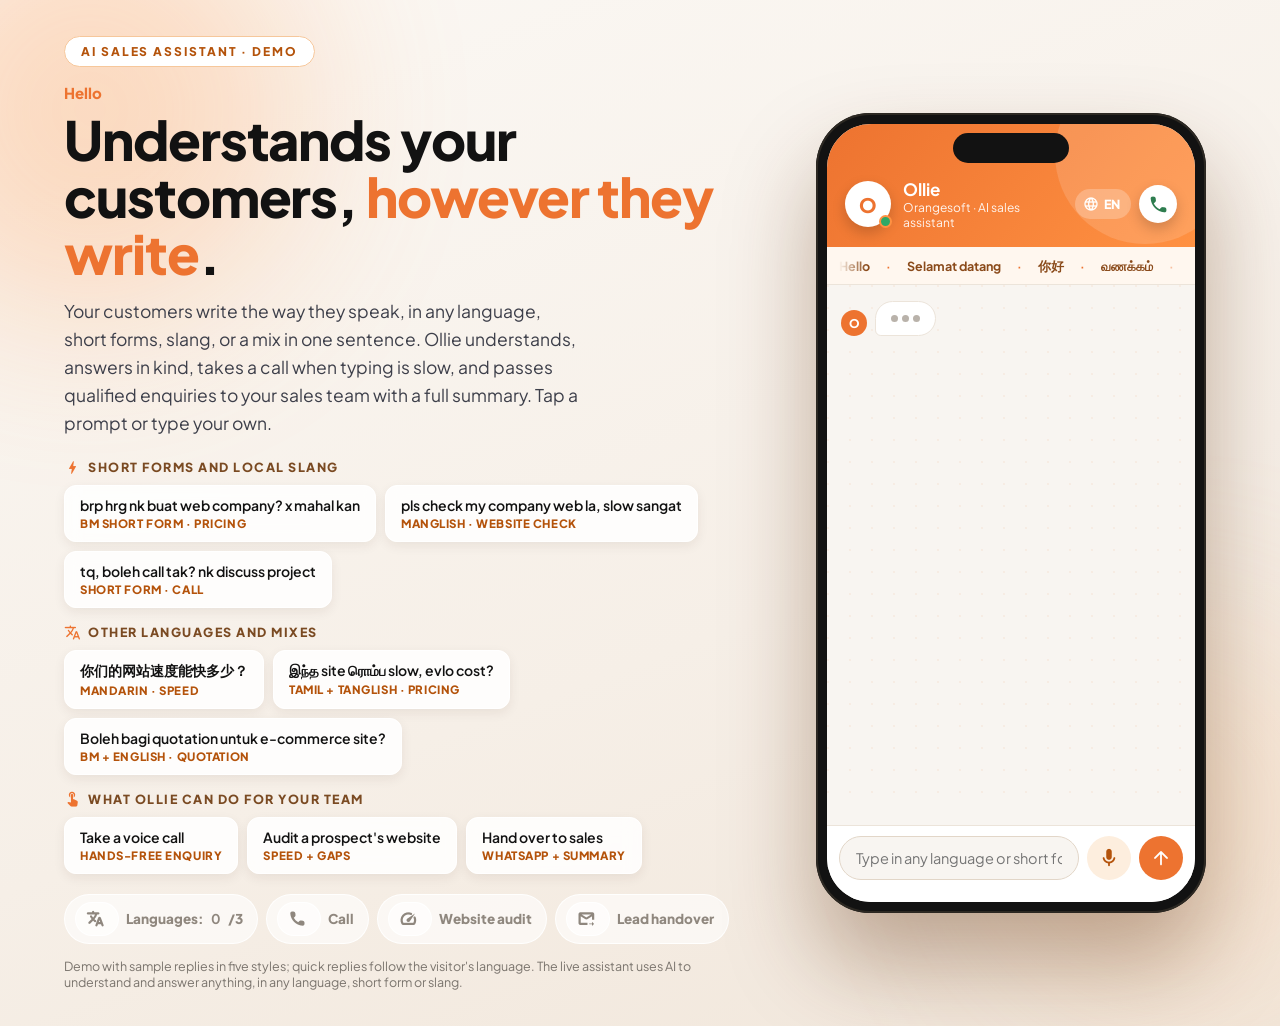
<file: chatbot-mockup.html>
<!DOCTYPE html>
<html lang="en">
<head>
<meta charset="utf-8">
<meta name="viewport" content="width=device-width, initial-scale=1">
<title>Ollie, the Orangesoft AI chatbot — Mockup</title>
<link rel="preconnect" href="https://fonts.googleapis.com">
<link rel="preconnect" href="https://fonts.gstatic.com" crossorigin>
<link href="https://fonts.googleapis.com/css2?family=Plus+Jakarta+Sans:wght@400;500;600;700;800&display=swap" rel="stylesheet">
<link href="https://fonts.googleapis.com/icon?family=Material+Icons+Round" rel="stylesheet">
<style>
*{box-sizing:border-box;margin:0;padding:0}
:root{--o:#ed7330;--o2:#ff9142;--ink:#121212;--body:#50525f;--line:#ece4da;--peach:#fdeede}
body{font-family:"Plus Jakarta Sans",-apple-system,BlinkMacSystemFont,"Segoe UI",sans-serif;color:var(--ink);background:linear-gradient(160deg,#fbf8f4 0%,#f6efe7 60%,#f1e6da 100%);overflow-x:hidden;min-height:100vh}
.mi{font-family:"Material Icons Round";font-weight:400;font-style:normal;line-height:1;letter-spacing:normal;text-transform:none;display:inline-block;white-space:nowrap;-webkit-font-feature-settings:"liga";font-feature-settings:"liga";-webkit-font-smoothing:antialiased}
.blob{position:fixed;border-radius:50%;filter:blur(90px);opacity:.28;pointer-events:none;z-index:0;animation:drift 14s ease-in-out infinite}
.b1{width:420px;height:420px;background:#ff9142;left:-120px;top:-100px}.b2{width:380px;height:380px;background:#ffd2a8;right:-80px;bottom:-100px;animation-delay:-5s}
@keyframes drift{50%{transform:translate(40px,30px) scale(1.08)}}
.stage{position:relative;z-index:1;max-width:1200px;margin:0 auto;padding:36px 24px;min-height:100vh;display:grid;grid-template-columns:1fr 410px;gap:60px;align-items:center}
.tag{display:inline-block;font-size:12px;font-weight:800;letter-spacing:.16em;color:#b4530b;background:#fff;border:1px solid #f6c79b;border-radius:999px;padding:7px 16px;margin-bottom:16px}
h1{font-size:clamp(34px,4.6vw,54px);line-height:1.06;font-weight:800;letter-spacing:-.02em;margin-bottom:14px}
h1 em{font-style:normal;color:var(--o)}
.lead{font-size:17.5px;line-height:1.6;color:#3d3f4a;max-width:520px;margin-bottom:22px}
.pg{margin-bottom:16px}.pg h3{font-size:12.5px;font-weight:800;letter-spacing:.12em;text-transform:uppercase;color:#7a4a22;margin-bottom:9px;display:flex;align-items:center;gap:7px}.pg h3 .mi{font-size:17px;color:var(--o)}
.pr{display:flex;flex-wrap:wrap;gap:9px}
.pr button{font:inherit;font-size:14px;font-weight:600;text-align:left;color:var(--ink);background:rgba(255,255,255,.85);backdrop-filter:blur(8px);border:1.5px solid #fff;border-radius:12px;padding:10px 15px;cursor:pointer;box-shadow:0 4px 12px rgba(60,35,15,.07);transition:all .25s}
.pr button:hover{border-color:var(--o);transform:translateY(-3px);box-shadow:0 14px 28px rgba(237,115,48,.22)}
.pr button small{display:block;font-size:11.5px;font-weight:800;color:#b4530b;letter-spacing:.05em;margin-top:2px}
.caps{display:flex;flex-wrap:wrap;gap:8px;margin-top:20px}
.caps span{display:inline-flex;align-items:center;gap:7px;font-size:13.5px;font-weight:800;color:#8f877e;background:rgba(255,255,255,.6);border:1.5px solid rgba(255,255,255,.9);border-radius:999px;padding:7px 14px 7px 10px;transition:all .4s}
.caps .mi{font-size:18px}.caps span.done{color:#1f6b3d;background:#e8f6ee;border-color:#bfe0cc}
.note{margin-top:14px;font-size:12.5px;color:#7a746d}
.phone{justify-self:center;transform-origin:top center}
.bezel{position:relative;width:390px;height:800px;background:#121212;border-radius:54px;padding:11px;box-shadow:0 50px 90px rgba(90,40,5,.35),0 0 0 2px #2c2822 inset}
.notch{position:absolute;top:20px;left:50%;margin-left:-58px;width:116px;height:30px;border-radius:18px;background:#121212;z-index:30}
.scr{position:relative;width:100%;height:100%;border-radius:44px;overflow:hidden;background:#f8f5f1;display:flex;flex-direction:column}
.hd{position:relative;padding:54px 18px 16px;background:linear-gradient(130deg,#ed7330 0%,#ff9142 100%);color:#fff;display:flex;align-items:center;gap:12px;overflow:hidden}
.hd:before{content:"";position:absolute;right:-40px;top:-60px;width:180px;height:180px;border-radius:50%;background:rgba(255,255,255,.14)}
.av{position:relative;width:46px;height:46px;border-radius:50%;background:#fff;color:var(--o);display:flex;align-items:center;justify-content:center;font-weight:800;font-size:20px;flex-shrink:0;box-shadow:0 6px 14px rgba(0,0,0,.18)}
.av i{position:absolute;right:-1px;bottom:-1px;width:13px;height:13px;border-radius:50%;background:#2fa866;border:2.5px solid #ff9142}
.who{position:relative;min-width:0}.who b{display:block;font-size:17px}.who small{font-size:12px;opacity:.92;display:block;line-height:1.3}
.hr{margin-left:auto;display:flex;align-items:center;gap:8px;position:relative}
.lang{display:inline-flex;align-items:center;gap:5px;background:rgba(255,255,255,.24);border-radius:999px;padding:7px 11px 7px 8px;font-size:12.5px;font-weight:800;transition:all .3s;white-space:nowrap}
.lang .mi{font-size:16px}.lang.flip{animation:flip .6s cubic-bezier(.34,1.56,.64,1)}
@keyframes flip{0%{transform:scale(.7) rotate(-6deg);background:#fff;color:var(--o)}100%{transform:none}}
.callb{width:38px;height:38px;border-radius:50%;background:#fff;color:#2e7d4f;display:flex;align-items:center;justify-content:center;box-shadow:0 6px 14px rgba(0,0,0,.18);border:0;cursor:pointer}.callb .mi{font-size:21px}
.callb.ring{animation:cring 1.2s ease-out 4}@keyframes cring{0%{box-shadow:0 0 0 0 rgba(255,255,255,.9)}100%{box-shadow:0 0 0 14px rgba(255,255,255,0)}}
.msgs{flex:1;overflow-y:auto;padding:16px 14px 6px;display:flex;flex-direction:column;gap:11px;scroll-behavior:smooth;scrollbar-width:none;background:radial-gradient(circle at 1px 1px,rgba(237,115,48,.07) 1.2px,transparent 1.4px) 0 0/22px 22px,#f8f5f1}
.msgs::-webkit-scrollbar{display:none}
.row{display:flex;gap:8px;align-items:flex-end;animation:rise .4s cubic-bezier(.2,.8,.2,1)}.row.u{justify-content:flex-end}
@keyframes rise{from{opacity:0;transform:translateY(14px) scale(.97)}to{opacity:1;transform:none}}
.mini{width:26px;height:26px;border-radius:50%;background:var(--o);color:#fff;font-size:12px;font-weight:800;display:flex;align-items:center;justify-content:center;flex-shrink:0}
.col{display:flex;flex-direction:column;gap:5px;max-width:80%;min-width:0}.u .col{align-items:flex-end}
.bub{padding:11px 15px;border-radius:20px;font-size:14.8px;line-height:1.5;word-wrap:break-word}
.b .bub{background:#fff;border:1px solid var(--line);border-bottom-left-radius:6px;box-shadow:0 4px 12px rgba(60,35,15,.06)}
.u .bub{background:linear-gradient(135deg,#ed7330,#f58a47);color:#fff;border-bottom-right-radius:6px;box-shadow:0 8px 18px rgba(237,115,48,.3)}
.dec{display:flex;flex-wrap:wrap;gap:5px;align-items:center;font-size:11.8px;color:#7a4a22;background:#fff7ef;border:1px dashed #e2b48a;border-radius:12px;padding:6px 10px;line-height:1.4;animation:rise .5s .15s both}
.dec .mi{font-size:15px;color:var(--o)}.dec b{font-weight:800;color:#121212}.dec code{font:inherit;font-weight:800;background:#fff;border:1px solid #f6c79b;border-radius:6px;padding:0 5px;color:#b4530b}
.typ{display:inline-flex;gap:4px;background:#fff;border:1px solid var(--line);border-radius:18px;border-bottom-left-radius:6px;padding:13px 15px}
.typ i{width:7px;height:7px;border-radius:50%;background:#b9b2aa;animation:dot 1s infinite}.typ i:nth-child(2){animation-delay:.15s}.typ i:nth-child(3){animation-delay:.3s}@keyframes dot{50%{transform:translateY(-4px);opacity:.5}}
.sys{align-self:center;display:inline-flex;align-items:center;gap:7px;font-size:12px;font-weight:800;color:#b4530b;background:linear-gradient(90deg,#fdeede,#fff7ef);border:1px solid #f6c79b;border-radius:999px;padding:6px 14px;animation:rise .4s;box-shadow:0 6px 14px rgba(237,115,48,.14)}.sys .mi{font-size:16px;color:var(--o)}
.card{margin-left:34px;background:#fff;border:1.5px solid #ecdccb;border-radius:20px;padding:15px 16px;box-shadow:0 12px 26px rgba(60,35,15,.1);animation:rise .45s cubic-bezier(.2,.8,.2,1)}
.card h4{display:flex;align-items:center;gap:8px;font-size:14.5px;font-weight:800;margin-bottom:10px}.card h4 .mi{color:var(--o);font-size:19px}
.steps{list-style:none;display:grid;gap:9px;font-size:13.8px}.steps li{display:flex;align-items:center;gap:9px;color:#8f877e}
.steps .mi{width:21px;height:21px;border-radius:50%;background:#f1ece6;color:#a89f96;font-size:14px;display:flex;align-items:center;justify-content:center}
.steps li.run{color:var(--ink)}.steps li.run .mi{background:var(--peach);color:var(--o);animation:spin 1s linear infinite}.steps li.ok{color:var(--ink)}.steps li.ok .mi{background:#2fa866;color:#fff}@keyframes spin{to{transform:rotate(360deg)}}
.score{display:flex;align-items:center;gap:14px}.ring{--p:0;width:74px;height:74px;border-radius:50%;background:conic-gradient(#d1432a calc(var(--p)*1%),#f1ece6 0);display:flex;align-items:center;justify-content:center;flex-shrink:0}
.ring b{width:58px;height:58px;border-radius:50%;background:#fff;display:flex;align-items:center;justify-content:center;font-size:24px;font-weight:800;color:#d1432a}
.score strong{display:block;font-size:14.5px}.score small{font-size:12px;color:#7a746d}
.gaps{display:grid;gap:7px;margin-top:12px}.gaps span{display:flex;align-items:center;gap:8px;font-size:13.5px;font-weight:700;background:#fff5f2;border:1px solid #f3cfc6;border-radius:12px;padding:8px 11px;animation:rise .4s both}.gaps .mi{width:20px;height:20px;border-radius:50%;background:#d1432a;color:#fff;font-size:14px;display:flex;align-items:center;justify-content:center}
.sum{list-style:none;display:grid;gap:7px;margin-bottom:12px}.sum li{display:flex;gap:10px;font-size:13.6px}.sum b{min-width:76px;font-size:11.5px;color:#7a746d;text-transform:uppercase;letter-spacing:.05em;padding-top:2px}.sum span{font-weight:700}
.wa{position:relative;overflow:hidden;display:flex;align-items:center;justify-content:center;gap:8px;width:100%;background:#25d366;color:#fff;font:inherit;font-weight:800;font-size:15px;border:0;border-radius:999px;padding:13px;cursor:pointer;text-decoration:none;box-shadow:0 12px 24px rgba(37,211,102,.4);transition:all .3s}
.wa:after{content:"";position:absolute;top:0;left:-60%;width:40%;height:100%;background:linear-gradient(100deg,transparent,rgba(255,255,255,.45),transparent);transform:skewX(-20deg);animation:shine 2.6s infinite}@keyframes shine{to{left:130%}}
.wa .mi{font-size:21px}.wa.sent{background:#e8f6ee;color:#1f6b3d;box-shadow:none}.wa.sent:after{display:none}
.fine{font-size:11.8px;color:#7a746d;text-align:center;margin-top:9px;line-height:1.4}
.hello{font-size:15px;font-weight:800;color:var(--o);margin:0 0 6px;height:22px;transition:opacity .3s}
.hello.f{opacity:0}
.lh{display:flex;align-items:center;justify-content:center;gap:5px;font-size:11.5px;font-weight:700;color:#8a7a6b;padding:2px 0 8px}.lh .mi{font-size:14px;color:var(--o)}
.lgs{display:flex;align-items:center;gap:8px;padding:7px 0 7px 12px;background:#fff7ef;border-bottom:1px solid var(--line);overflow:hidden}
.lgt{flex:1;overflow:hidden;white-space:nowrap;-webkit-mask-image:linear-gradient(90deg,transparent,#000 8%,#000 92%,transparent);mask-image:linear-gradient(90deg,transparent,#000 8%,#000 92%,transparent);margin-right:12px}
.lgi{display:inline-block;animation:lgm 40s linear infinite}
.lgi span{display:inline-block;font-size:12.5px;font-weight:700;color:#8a4a1a;margin-right:16px}
.lgi span::after{content:'·';margin-left:16px;color:var(--o)}
.lgs em{font-style:normal;font-size:11.5px;font-weight:800;color:#fff;background:var(--o);border-radius:999px;padding:3px 9px;margin-right:10px;white-space:nowrap}
@keyframes lgm{to{transform:translateX(-50%)}}
.chips{display:flex;gap:8px;padding:6px 14px 10px;flex-wrap:wrap;justify-content:flex-start;min-height:6px}
.chips button{font:inherit;font-size:13.2px;font-weight:700;color:#b4530b;background:#fff;border:1.5px solid var(--o);border-radius:999px;padding:8px 14px;display:inline-flex;align-items:center;gap:6px;animation:rise .35s;cursor:pointer;transition:all .2s;text-align:left}.chips .mi{font-size:17px}
.chips .lt{font-size:10.5px;font-weight:800;letter-spacing:.04em;text-transform:uppercase;color:#fff;background:var(--o);border-radius:999px;padding:2px 7px;margin-left:2px}
.chips button:hover .lt{background:#fff;color:var(--o)}
.chips button:hover{background:var(--o);color:#fff}
.comp{display:flex;align-items:center;gap:8px;padding:10px 12px 22px;background:#fff;border-top:1px solid var(--line)}
.comp input{flex:1;min-width:0;height:44px;border:1.5px solid #e2d6c8;border-radius:999px;background:#f8f5f1;padding:0 16px;font:inherit;font-size:14.5px;color:var(--ink)}.comp input:focus{outline:2px solid var(--o);border-color:var(--o)}
.mic,.snd{width:44px;height:44px;border-radius:50%;display:flex;align-items:center;justify-content:center;flex-shrink:0;border:0;cursor:pointer}.mic{background:var(--peach);color:#b4530b}.snd{background:var(--o);color:#fff}.mic .mi,.snd .mi{font-size:22px}
.call{position:absolute;inset:0;z-index:20;background:linear-gradient(180deg,#2a1c12 0%,#120d09 100%);color:#fff;display:flex;flex-direction:column;align-items:center;padding:70px 22px 34px;opacity:0;pointer-events:none;transition:opacity .45s}
.call.on{opacity:1;pointer-events:auto}
.orbw{position:relative;width:200px;height:200px;margin-top:14px;display:flex;align-items:center;justify-content:center}
.orb{position:absolute;inset:34px;border-radius:50%;background:radial-gradient(circle at 35% 30%,#ffb27a,#ed7330 55%,#c9631d);box-shadow:0 0 60px rgba(237,115,48,.7);animation:orb 3.2s ease-in-out infinite}
.orb.b{inset:24px;opacity:.4;filter:blur(14px);animation-delay:-1s;background:#ff9142}.orb.c{inset:44px;opacity:.5;filter:blur(10px);animation-delay:-2s;background:#ffd2a8}
@keyframes orb{0%,100%{transform:scale(1) rotate(0);border-radius:50% 46% 54% 50%}50%{transform:scale(1.07) rotate(8deg);border-radius:46% 54% 48% 52%}}
.call.talk .orb{animation-duration:.9s}.call.talk .orbw:before,.call.talk .orbw:after{content:"";position:absolute;inset:20px;border-radius:50%;border:2px solid rgba(255,145,66,.6);animation:wave 1.6s ease-out infinite}.call.talk .orbw:after{animation-delay:.8s}@keyframes wave{to{transform:scale(1.5);opacity:0}}
.call h3{font-size:22px;margin-top:20px}.call .st{font-size:13.5px;color:#d8d4cf;margin-top:3px}.tm{font-size:15px;font-weight:800;color:#ff9142;margin-top:6px;font-variant-numeric:tabular-nums}
.lines{flex:1;width:100%;margin:16px 0;display:flex;flex-direction:column;justify-content:flex-end;gap:9px;overflow:hidden}
.ln{max-width:90%;font-size:14.5px;line-height:1.45;padding:10px 14px;border-radius:16px;animation:rise .4s}.ln small{display:block;font-size:10.5px;font-weight:800;letter-spacing:.1em;text-transform:uppercase;opacity:.65;margin-bottom:2px}
.ln.o{align-self:flex-start;background:rgba(255,255,255,.13)}.ln.y{align-self:flex-end;background:var(--o)}
.cbs{display:flex;gap:20px;align-items:center}.cb{width:54px;height:54px;border-radius:50%;background:rgba(255,255,255,.14);display:flex;align-items:center;justify-content:center;color:#fff;border:0;cursor:pointer}.cb.end{width:66px;height:66px;background:#d1432a}.cb .mi{font-size:26px}
.toast{position:absolute;left:14px;right:14px;top:96px;z-index:25;background:#121212;color:#fff;border-radius:18px;padding:13px 16px;display:flex;align-items:center;gap:12px;box-shadow:0 18px 36px rgba(0,0,0,.35);opacity:0;pointer-events:none;transform:translateY(-30px) scale(.92);transition:transform .5s cubic-bezier(.34,1.56,.64,1),opacity .3s}.toast.on{opacity:1;transform:none}
.toast .ti{width:38px;height:38px;border-radius:12px;background:#2fa866;display:flex;align-items:center;justify-content:center;flex-shrink:0}.toast b{display:block;font-size:14px}.toast small{font-size:12.5px;color:#d8d4cf}
@media (max-width:980px){.stage{grid-template-columns:1fr;gap:30px;padding:24px 16px}.phone{order:-1}}
@media (prefers-reduced-motion:reduce){*{animation-duration:.01ms !important;animation-iteration-count:1 !important;transition-duration:.01ms !important}}
</style>
</head>
<body>
<div class="blob b1"></div><div class="blob b2"></div>
<main class="stage">
  <aside class="left">
    <span class="tag">AI SALES ASSISTANT · DEMO</span>
    <div class="hello" id="hello" aria-hidden="true">Hello</div>
    <h1>Understands your customers, <em>however they write</em>.</h1>
    <p class="lead">Your customers write the way they speak, in any language, short forms, slang, or a mix in one sentence. Ollie understands, answers in kind, takes a call when typing is slow, and passes qualified enquiries to your sales team with a full summary. Tap a prompt or type your own.</p>
    <div class="pg"><h3><span class="mi">bolt</span>Short forms and local slang</h3><div class="pr">
      <button type="button" data-t="brp hrg nk buat web company? x mahal kan">brp hrg nk buat web company? x mahal kan<small>BM SHORT FORM · PRICING</small></button>
      <button type="button" data-t="pls check my company web la, slow sangat">pls check my company web la, slow sangat<small>MANGLISH · WEBSITE CHECK</small></button>
      <button type="button" data-t="tq, boleh call tak? nk discuss project">tq, boleh call tak? nk discuss project<small>SHORT FORM · CALL</small></button>
    </div></div>
    <div class="pg"><h3><span class="mi">translate</span>Other languages and mixes</h3><div class="pr">
      <button type="button" data-t="你们的网站速度能快多少？">你们的网站速度能快多少？<small>MANDARIN · SPEED</small></button>
      <button type="button" data-t="இந்த site ரொம்ப slow, evlo cost?">இந்த site ரொம்ப slow, evlo cost?<small>TAMIL + TANGLISH · PRICING</small></button>
      <button type="button" data-t="Boleh bagi quotation untuk e-commerce site? Budget around 20k">Boleh bagi quotation untuk e-commerce site?<small>BM + ENGLISH · QUOTATION</small></button>
    </div></div>
    <div class="pg"><h3><span class="mi">touch_app</span>What Ollie can do for your team</h3><div class="pr">
      <button type="button" data-t="I prefer to talk, can you call me?">Take a voice call<small>HANDS-FREE ENQUIRY</small></button>
      <button type="button" data-t="check my website">Audit a prospect's website<small>SPEED + GAPS</small></button>
      <button type="button" data-t="I want to speak to a real person">Hand over to sales<small>WHATSAPP + SUMMARY</small></button>
    </div></div>
    <div class="caps" id="caps"><span data-k="lang"><span class="mi">translate</span>Languages: <b id="lc">0</b>/3</span><span data-k="call"><span class="mi">call</span>Call</span><span data-k="check"><span class="mi">speed</span>Website audit</span><span data-k="hand"><span class="mi">forward_to_inbox</span>Lead handover</span></div>
    <p class="note">Demo with sample replies in five styles; quick replies follow the visitor's language. The live assistant uses AI to understand and answer anything, in any language, short form or slang.</p>
  </aside>
  <section class="phone" id="phone">
    <div class="bezel"><div class="notch"></div>
      <div class="scr">
        <div class="hd">
          <div class="av">O<i></i></div>
          <div class="who"><b>Ollie</b><small>Orangesoft · AI sales assistant</small></div>
          <div class="hr"><span class="lang" id="lang"><span class="mi">language</span><span id="langT">EN</span></span><button class="callb" id="callb" aria-label="Call Ollie"><span class="mi">call</span></button></div>
        </div>
        <div class="lgs" aria-label="Ollie replies in any language"><div class="lgt"><div class="lgi"><span>Hello</span><span>Selamat datang</span><span>你好</span><span>வணக்கம்</span><span>مرحبا</span><span>こんにちは</span><span>Bonjour</span><span>สวัสดี</span><span>Hola</span><span>안녕하세요</span><span>नमस्ते</span><span>Xin chào</span><span>Hallo</span><span>Привет</span><span>Olá</span><span>Kumusta</span><span>হ্যালো</span><span>Merhaba</span><span>Ciao</span><span>Jambo</span><span>Hello</span><span>Selamat datang</span><span>你好</span><span>வணக்கம்</span><span>مرحبا</span><span>こんにちは</span><span>Bonjour</span><span>สวัสดี</span><span>Hola</span><span>안녕하세요</span><span>नमस्ते</span><span>Xin chào</span><span>Hallo</span><span>Привет</span><span>Olá</span><span>Kumusta</span><span>হ্যালো</span><span>Merhaba</span><span>Ciao</span><span>Jambo</span></div></div></div>
        <div class="msgs" id="msgs" aria-live="polite"></div>
        <div class="chips" id="chips"></div>
        <form class="comp" id="form"><input id="inp" type="text" placeholder="Type in any language or short form..." autocomplete="off" aria-label="Message"><button type="button" class="mic" id="mic" aria-label="Talk to Ollie"><span class="mi">mic</span></button><button type="submit" class="snd" aria-label="Send"><span class="mi">arrow_upward</span></button></form>
        <div class="toast" id="toast"><span class="ti"><span class="mi">done_all</span></span><div><b>Lead sent to Sales</b><small>Summary attached, ready for follow-up</small></div></div>
        <div class="call" id="call">
          <div class="orbw"><div class="orb b"></div><div class="orb c"></div><div class="orb"></div></div>
          <h3>Ollie · Orangesoft</h3><div class="st" id="callSt">Connecting...</div><div class="tm" id="tm">00:00</div>
          <div class="lines" id="lines"></div>
          <div class="cbs"><button class="cb" aria-label="Mute"><span class="mi">mic</span></button><button class="cb end" id="end" aria-label="End call"><span class="mi">call_end</span></button><button class="cb" aria-label="Speaker"><span class="mi">volume_up</span></button></div>
        </div>
      </div>
    </div>
  </section>
</main>
<script>
(function(){
var $=function(i){return document.getElementById(i)},msgs=$('msgs'),chips=$('chips'),inp=$('inp');
var WA='60127888000';
var HANDOFF_ENDPOINT=''; /* REAL BUILD: POST the summary JSON here when the WhatsApp button is tapped */
var SF={brp:'berapa',hrg:'harga',hrga:'harga',nk:'nak',x:'tak',xde:'tiada',dpt:'dapat',camne:'macam mana',cmne:'macam mana',mcm:'macam',tlg:'tolong',dh:'dah',dgn:'dengan',utk:'untuk',blh:'boleh',sy:'saya',pls:'please',plz:'please',tq:'thank you',tqvm:'thank you very much',thx:'thanks',ty:'thank you',u:'you',ur:'your',ni:'ini',nih:'ini',tu:'itu',jgn:'jangan',lg:'lagi',sket:'sikit',sikit:'sikit',gila:'very',msg:'message',web:'website',wsite:'website',wp:'WordPress',asap:'as soon as possible',btw:'by the way',idk:"I don't know",okla:'okay lah'};
var STY={en:{n:'English',c:'EN'},rojak:{n:'Rojak (BM + English)',c:'MIX'},ms:{n:'Bahasa Malaysia',c:'BM'},zh:{n:'Mandarin',c:'中文'},ta:{n:'Tamil',c:'தமிழ்'}};
var R={
en:{quote:'Happy to arrange a quotation. A specialist needs your website address and what you want to improve. I can collect that now and send it across with a summary.',greet:'Hi, I am Ollie from Orangesoft. Write to me in any language, the way you normally talk. I will reply in the same one, and you can switch anytime.',price:'Pricing depends on your platform and plan. A Lightning-fast website starts from our Standard plan, and add-ons plug in on top. I can pass your details to a specialist for an exact quote.',speed:'Most sites we move to a Lightning-fast website load in under a second on mobile. I can check yours for a real number.',dash:'You keep the same WordPress dashboard and your team edits as usual. We only replace the front end your customers see.',time:'Most projects go live within weeks, depending on size. A specialist can confirm after a quick look.',check:'Sure. What is your website address?',call:'Prefer to talk? Tap the call button at the top and speak to me instead of typing.',human:'Of course. I will pass everything to our team with a summary, so you do not repeat yourself.',thanks:'You are welcome. Anything else?',fb:'Good question. I can answer that, or pass it to a specialist with a summary. Want me to?',after:'Want me to pass this to a specialist? I will send a summary so you do not need to repeat yourself.',hand:'Done. Here is the summary I will pass on. Tap the green button to continue on WhatsApp.',callDone:'Thanks for the call. I noted everything. Shall I send it to our sales team?',send:'Send summary to sales',use:'Use majupackaging.com.my',bad:'That does not look like a website address. Try yourwebsite.com.',steps:['Reading your site','Measuring mobile speed','Checking AI visibility'],found:'Here is what I found for ',scoreT:'Mobile speed score',missT:'Gaps we found',miss:['AI crawler blocked','No instant answers','Cannot be installed on phones'],callL:['Hi, this is Ollie from Orangesoft. May I know your company and website?','Maju Packaging. Our online catalogue is slow on mobile.','Understood. Slow pages cost enquiries. May I have your name and the best time for a call?','Hafiz. Tomorrow morning, please.','Noted. I will send a summary to our sales team now.']},
rojak:{quote:'Boleh, kita arrange quotation. Specialist perlukan website address dan apa yang you nak improve. I collect sekarang dan hantar dengan summary.',greet:'Hai! Ollie here. Tanya je apa-apa, BM, English, Mandarin, rojak pun boleh lah.',price:'Harga depends on platform and plan lah. Lightning-fast website start dari Standard plan, add-ons boleh tambah. Nak specialist bagi quote exact?',speed:'Most sites we convert load bawah 1 saat kat mobile. Nak I check your site? Free je.',dash:'Tak payah risau, WordPress dashboard you still sama. Team you edit macam biasa, kita tukar front end je.',time:'Biasanya few weeks lah, depends saiz site. Specialist boleh confirm lepas tengok sikit.',check:'Can! Bagi website address you.',call:'Malas taip? Tekan call button kat atas, cakap terus dengan I.',human:'Boleh. I pass everything to our team dengan summary, you tak payah repeat.',thanks:'Sama-sama! Anything else, shoot lah.',fb:'Hmm, good one. I boleh jawab, or pass to specialist dengan summary. Nak?',after:'Nak I pass this to specialist? I send summary, tak payah explain balik.',hand:'Done lah. Ni summary I hantar. Tekan butang hijau untuk continue kat WhatsApp.',callDone:'Thanks for the call! I dah note semua. Nak I hantar ke sales team?',send:'Hantar summary ke sales',use:'Guna majupackaging.com.my',bad:'Eh, macam bukan website address. Cuba yourwebsite.com.',steps:['Baca site you','Check mobile speed','Check AI visibility'],found:'Ni result untuk ',scoreT:'Mobile speed score',missT:'Gaps yang I jumpa',miss:['AI crawler kena block','Takde instant reply','Tak boleh install kat phone'],callL:['Hi, Ollie dari Orangesoft. Boleh share company dan website you?','Maju Packaging. Online catalogue kami slow kat mobile.','Faham. Page slow memang kurangkan enquiry. Boleh bagi nama dan masa sesuai untuk call?','Hafiz. Esok pagi boleh.','Noted. I hantar summary ke sales team sekarang.']},
ms:{quote:'Boleh, kami aturkan sebut harga. Pakar memerlukan alamat laman web dan apa yang ingin diperbaiki. Saya kumpulkan sekarang dan hantar bersama ringkasan.',greet:'Hai, saya Ollie dari Orangesoft. Tanya apa sahaja, dalam bahasa atau slanga apa pun.',price:'Harga bergantung pada platform dan pelan anda. Laman web Lightning-fast bermula dari pelan Standard, dan add-on boleh ditambah. Saya boleh hantar butiran anda kepada pakar untuk sebut harga tepat.',speed:'Kebanyakan laman yang kami tukar dimuat dalam masa kurang satu saat di telefon. Saya boleh semak laman anda untuk nombor sebenar.',dash:'Anda kekalkan papan pemuka WordPress yang sama dan pasukan anda mengedit seperti biasa. Kami hanya gantikan bahagian depan.',time:'Kebanyakan projek siap dalam beberapa minggu, bergantung pada saiz. Pakar boleh sahkan selepas melihat laman anda.',check:'Boleh. Apakah alamat laman web anda?',call:'Lebih suka bercakap? Tekan butang panggilan di atas dan cakap dengan saya.',human:'Baik. Saya hantar semuanya kepada pasukan kami dengan ringkasan, anda tak perlu ulang.',thanks:'Sama-sama. Ada lagi?',fb:'Soalan bagus. Saya boleh jawab, atau hantar kepada pakar dengan ringkasan. Mahu saya buat?',after:'Mahu saya hantar ini kepada pakar? Saya akan hantar ringkasan supaya anda tidak perlu ulang.',hand:'Siap. Ini ringkasan yang saya akan hantar. Tekan butang hijau untuk teruskan di WhatsApp.',callDone:'Terima kasih atas panggilan. Saya dah catat semuanya. Nak saya hantar kepada pasukan jualan?',send:'Hantar ringkasan kepada jualan',use:'Guna majupackaging.com.my',bad:'Itu nampaknya bukan alamat laman web. Cuba yourwebsite.com.',steps:['Membaca laman anda','Mengukur kelajuan mudah alih','Menyemak keterlihatan AI'],found:'Ini hasil untuk ',scoreT:'Skor kelajuan mudah alih',missT:'Jurang yang kami jumpa',miss:['Perangkak AI disekat','Tiada jawapan segera','Tidak boleh dipasang pada telefon'],callL:['Hai, saya Ollie dari Orangesoft. Boleh kongsi nama syarikat dan laman web anda?','Maju Packaging. Katalog dalam talian kami lambat di telefon.','Faham. Halaman lambat mengurangkan pertanyaan. Boleh berikan nama dan masa sesuai untuk panggilan?','Hafiz. Esok pagi.','Dicatat. Saya hantar ringkasan kepada pasukan jualan sekarang.']},
zh:{quote:'没问题，我们可以安排报价。专员需要你的网址和想改善的方面。我现在收集，并连同摘要一起转交。',greet:'你好，我是 Orangesoft 的 Ollie。用任何语言或口语问我都可以。',price:'价格取决于你的平台和方案。极速网站从标准方案起，附加功能可以叠加。我可以把你的资料交给专员为你报价。',speed:'我们改造的大多数网站在手机上不到一秒就能打开。我可以帮你检测，给你真实数字。',dash:'你保留同一个 WordPress 后台，团队照常编辑。我们只替换客户看到的前端。',time:'大多数项目几周内上线，视网站规模而定。专员看过后可以确认。',check:'好的，请问你的网址是什么？',call:'想直接说话？点击上方的通话按钮，用语音跟我聊。',human:'好的，我会把所有内容连同摘要交给团队，你不用重复。',thanks:'不客气。还有其他问题吗？',fb:'好问题。我可以回答，或把它连同摘要交给专员。需要吗？',after:'需要我把这些交给专员吗？我会发送摘要，你不用重复说明。',hand:'好了。这是我要转交的摘要。点击绿色按钮在 WhatsApp 继续。',callDone:'谢谢来电，我都记下了。要我发给销售团队吗？',send:'把摘要发给销售',use:'使用 majupackaging.com.my',bad:'这看起来不像网址。请试试 yourwebsite.com。',steps:['正在读取网站','测量手机速度','检查 AI 可见度'],found:'这是检测结果：',scoreT:'手机速度得分',missT:'发现的不足',miss:['AI 爬虫被屏蔽','没有即时回复','无法安装到手机'],callL:['你好，我是 Orangesoft 的 Ollie。请问贵公司和网址是？','Maju Packaging。我们的在线目录在手机上很慢。','明白，页面慢会流失询盘。请问您怎么称呼，什么时间方便来电？','我是 Hafiz，明天上午。','已记录。我现在把摘要发给销售团队。']},
ta:{quote:'சரி, விலை மதிப்பீட்டை ஏற்பாடு செய்கிறோம். நிபுணருக்கு உங்கள் இணையதள முகவரியும் மேம்படுத்த விரும்புவதும் தேவை. இப்போது சேகரித்து சுருக்கத்துடன் அனுப்புகிறேன்.',greet:'வணக்கம், நான் Orangesoft-இன் Ollie. எந்த மொழியிலும், எந்த பாணியிலும் கேளுங்கள்.',price:'விலை உங்கள் தளம் மற்றும் திட்டத்தைப் பொறுத்தது. Lightning-fast website Standard திட்டத்திலிருந்து தொடங்குகிறது; add-on-களைச் சேர்க்கலாம். துல்லியமான விலைக்கு உங்கள் விவரங்களை நிபுணரிடம் தருகிறேன்.',speed:'நாங்கள் மாற்றும் பெரும்பாலான தளங்கள் மொபைலில் ஒரு வினாடிக்குள் திறக்கும். உங்கள் தளத்தைச் சரிபார்த்து உண்மையான எண்ணைத் தருகிறேன்.',dash:'அதே WordPress டாஷ்போர்டை வைத்துக்கொள்ளலாம்; உங்கள் குழு வழக்கம்போல் திருத்தலாம். முன்பகுதியை மட்டும் மாற்றுகிறோம்.',time:'பொதுவாக சில வாரங்களில் தொடங்கலாம்; தளத்தின் அளவைப் பொறுத்தது. நிபுணர் பார்த்தபின் உறுதிசெய்வார்.',check:'சரி. உங்கள் இணையதள முகவரி என்ன?',call:'பேச விரும்புகிறீர்களா? மேலே உள்ள அழைப்பு பொத்தானைத் தட்டி என்னிடம் பேசுங்கள்.',human:'சரி. எல்லாவற்றையும் சுருக்கத்துடன் குழுவிடம் தருகிறேன், நீங்கள் மீண்டும் சொல்ல வேண்டாம்.',thanks:'நன்றி. வேறு ஏதாவது?',fb:'நல்ல கேள்வி. நான் பதில் சொல்லலாம், அல்லது சுருக்கத்துடன் நிபுணரிடம் தரலாம். தரவா?',after:'இதை நிபுணரிடம் தரவா? சுருக்கத்தை அனுப்புவேன், நீங்கள் மீண்டும் சொல்ல வேண்டியதில்லை.',hand:'முடிந்தது. நான் அனுப்பும் சுருக்கம் இதோ. WhatsApp-இல் தொடர பச்சை பொத்தானைத் தட்டுங்கள்.',callDone:'அழைப்புக்கு நன்றி. எல்லாவற்றையும் குறித்துக்கொண்டேன். விற்பனைக் குழுவுக்கு அனுப்பவா?',send:'சுருக்கத்தை விற்பனைக்கு அனுப்பு',use:'majupackaging.com.my பயன்படுத்து',bad:'இது இணையதள முகவரி போல் இல்லை. yourwebsite.com முயற்சிக்கவும்.',steps:['தளத்தைப் படிக்கிறேன்','மொபைல் வேகத்தை அளவிடுகிறேன்','AI தெரிவுநிலையைச் சரிபார்க்கிறேன்'],found:'முடிவுகள்: ',scoreT:'மொபைல் வேக மதிப்பெண்',missT:'கண்ட குறைபாடுகள்',miss:['AI crawler தடுக்கப்பட்டுள்ளது','உடனடி பதில் இல்லை','தொலைபேசியில் நிறுவ முடியாது'],callL:['வணக்கம், நான் Orangesoft-இன் Ollie. உங்கள் நிறுவனம் மற்றும் இணையதளத்தைச் சொல்ல முடியுமா?','Maju Packaging. எங்கள் ஆன்லைன் கேட்டலாக் மொபைலில் மெதுவாக உள்ளது.','புரிந்தது. மெதுவான பக்கங்கள் விசாரணைகளைக் குறைக்கும். உங்கள் பெயர் மற்றும் அழைப்புக்கு ஏற்ற நேரம் என்ன?','Hafiz. நாளை காலை.','குறிக்கப்பட்டது. சுருக்கத்தை விற்பனைக் குழுவுக்கு அனுப்புகிறேன்.']}
};
var MEAN={quote:'I would like a quotation',price:'How much does it cost?',speed:'How much faster would my site be?',dash:'Will I keep my WordPress dashboard?',time:'How long does it take?',check:'Please check my website',call:'I would rather talk, can you call me?',human:'I want to speak to a person',thanks:'Thank you',greet:'Hello',fb:'A question for a specialist'};
var RX={quote:/(quote|quotation|sebut harga|bajet|budget|rfq|proposal|报价单|预算|மதிப்பீடு)/i,human:/(human|real person|sales|agent|speak to|jurujual|cakap dengan orang|orang sebenar|manusia|真人|销售|人工|专员|விற்பனை|மனிதர்)/i,check:/(check|audit|scan|test|semak|periksa|检查|检测|测试|பரிசோத|சரிபார்|run my)/i,call:/(call me|call|phone|voice|talk|speak|telefon|panggil|cakap|电话|通话|语音|打给|அழை|பேச)/i,price:/(cost|price|pricing|how much|berapa|harga|bayar|mahal|kos|几钱|多少钱|价格|费用|报价|贵|விலை|evlo|evalo|கட்டணம்)/i,speed:/(faster|speed|slow|fast|laju|pantas|cepat|lambat|lembab|loading|速度|快|慢|卡|வேகம்|மெதுவ|slow)/i,dash:/(dashboard|wordpress|admin|backend|papan pemuka|后台|控制台|டாஷ்போர்டு|lose)/i,time:/(how long|timeline|berapa lama|lama|多久|几周|எவ்வளவு நாள்)/i,thanks:/(thank|terima kasih|谢谢|多谢|நன்றி|nandri)/i,greet:/^(hi|hello|hey|hai|helo|你好|vanakkam|வணக்கம்)\b/i};
function norm(t){var hits=[];var out=t.toLowerCase().replace(/[^\p{L}\p{N}\s'?]/gu,' ').split(/\s+/).filter(Boolean).map(function(w){if(SF[w]&&w!=='sikit'&&w!=='gila'&&w.length<=7){hits.push([w,SF[w]]);return SF[w];}return w;});return{n:out.join(' '),hits:hits};}
function style(t,n){if(/[஀-௿]/.test(t))return 'ta';if(/[一-鿿]/.test(t))return /[a-z]{3,}/i.test(t)?'rojak':'zh';
 var ms=(n.match(/\b(saya|boleh|berapa|harga|apa|tak|tidak|nak|ada|anda|laman|tolong|terima kasih|macam|untuk|dengan|ini|itu|dah|cakap|semak|hantar|orang|lah|je|kan|sikit|lambat|mahal|dapat)\b/g)||[]).length;
 var en=(n.match(/\b(the|can|you|check|my|website|site|how|much|does|what|please|call|me|want|talk|speak|is|are|it|to|slow|fast|cost|price|a|i|for|and|your|do|will)\b/g)||[]).length;
 var manglish=/\b(lah|la|leh|lor|meh|mah|sia|bro|boss|wah|aiyo|alamak|can can)\b/i.test(n);
 if(/\b(enna|evlo|evalo|romba|seri|illa|venum|machan|da)\b/i.test(n))return 'ta';
 if(ms>0&&en>1||manglish&&ms>0)return 'rojak';if(ms>0)return 'ms';if(manglish)return 'rojak';return 'en';}
function intentOf(n,raw){var ks=['quote','human','check','call','price','speed','dash','time','thanks','greet'];for(var i=0;i<ks.length;i++){if(RX[ks[i]].test(n)||RX[ks[i]].test(raw))return ks[i];}return 'fb';}
var st={style:'en',site:null,score:null,name:null,interests:{},call:null,awaitUrl:false,styles:{},done:{}};
function esc(x){return String(x).replace(/[&<>"]/g,function(c){return{'&':'&amp;','<':'&lt;','>':'&gt;','"':'&quot;'}[c]});}
function scrl(){msgs.scrollTop=msgs.scrollHeight;}
function add(h,cls){var d=document.createElement('div');d.className=cls;d.innerHTML=h;msgs.appendChild(d);scrl();return d;}
function usr(t){var d=add('<div class="col"><div class="bub"></div></div>','row u');d.querySelector('.bub').textContent=t;}
function sys(t){add('<span class="mi">translate</span>'+esc(t),'sys');}
function wait(ms){return new Promise(function(r){setTimeout(r,ms);});}
async function bot(t,dec,ms){var ty=add('<span class="mini">O</span><span class="typ"><i></i><i></i><i></i></span>','row b');scrl();await wait(ms||850);ty.remove();var h='<span class="mini">O</span><div class="col"><div class="bub">'+t+'</div>'+(dec||'')+'</div>';add(h,'row b');}
function decoder(meaning,hits,sty){var s='<div class="dec"><span class="mi">psychology</span><span>Understood: <b>“'+esc(meaning)+'”</b> · '+esc(sty)+'</span>';if(hits&&hits.length){s+='<span style="flex-basis:100%;display:flex;flex-wrap:wrap;gap:5px;align-items:center">'+hits.slice(0,4).map(function(h){return '<code>'+esc(h[0])+'</code> = '+esc(h[1]);}).join('&nbsp;&nbsp;')+'</span>';}return s+'</div>';}
function chipsSet(list){chips.innerHTML='';list.forEach(function(x){var b=document.createElement('button');b.type='button';b.innerHTML=(x[2]?'<span class="mi">'+x[2]+'</span>':'')+esc(x[0])+(x[3]?'<small class="lt">'+esc(x[3])+'</small>':'');b.addEventListener('click',function(){chips.innerHTML='';x[1](x[0]);});chips.appendChild(b);});}
var CH={
en:{faster:'How much faster would my site be?',cost:'What does it cost?',dash:'Will I lose my WordPress dashboard?',check:'Check my website',call:'Talk instead of typing',human:'Talk to sales',any:'Any language',anyR:'Yes, any language, and you can switch anytime. Type however you like.'},
rojak:{faster:'Brp laju site I boleh jadi?',cost:'Brp harga?',dash:'WordPress dashboard hilang ke?',check:'Check website I',call:'Cakap je, x payah type',human:'Cakap dgn sales',any:'Any language',anyR:'Boleh, any language. Tukar bila-bila masa, type macam biasa.'},
ms:{faster:'Berapa laju laman web saya?',cost:'Berapa harganya?',dash:'Adakah dashboard WordPress hilang?',check:'Semak laman web saya',call:'Bercakap, bukan menaip',human:'Hubungi pasukan jualan',any:'Mana-mana bahasa',anyR:'Ya, mana-mana bahasa, dan boleh bertukar bila-bila masa. Taip seperti biasa.'},
zh:{faster:'我的网站能快多少？',cost:'费用是多少？',dash:'会失去 WordPress 后台吗？',check:'检测我的网站',call:'直接说话，不用打字',human:'联系销售团队',any:'任何语言',anyR:'可以，任何语言都行，也可以随时切换。想怎么写就怎么写。'},
ta:{faster:'என் தளம் எவ்வளவு வேகமாகும்?',cost:'செலவு எவ்வளவு?',dash:'WordPress dashboard போய்விடுமா?',check:'என் இணையதளத்தைச் சோதிக்கவும்',call:'தட்டச்சுக்குப் பதில் பேசவும்',human:'விற்பனைக் குழுவுடன் பேசவும்',any:'எந்த மொழியும்',anyR:'ஆம், எந்த மொழியும் சரி, எப்போது வேண்டுமானாலும் மாற்றலாம். உங்கள் பாணியில் எழுதுங்கள்.'}};
function openChips(){var c=CH.en;chipsSet([[c.check,function(t){handle('check my website');},'speed'],[c.call,function(){startCall();},'call'],[c.faster,function(t){handle(t);}],[c.cost,function(t){handle(t);}]]);}
function anyChip(){var c=CH[st.style];return [c.any,async function(t){usr(t);await bot(c.anyR);mainChips();},'public'];}
function mainChips(){var c=CH[st.style];chipsSet([[c.check,function(t){handle(t);},'speed'],[c.call,function(){startCall();},'call'],[c.faster,function(t){handle(t);}],[c.cost,function(t){handle(t);}]]);}
function setStyle(s){var l=$('lang');$('langT').textContent=STY[s].c;l.classList.remove('flip');void l.offsetWidth;l.classList.add('flip');}
function tick(k){st.done[k]=1;var e=document.querySelector('#caps [data-k="'+k+'"]');if(e)e.classList.add('done');}
function tickLang(s){st.styles[s]=1;var n=Math.min(3,Object.keys(st.styles).length);$('lc').textContent=n;if(n>=3)tick('lang');}
async function handle(raw){raw=raw.trim();if(!raw)return;chips.innerHTML='';usr(raw);
 var N=norm(raw),isUrl=/^(https?:\/\/)?([a-z0-9-]+\.)+[a-z]{2,}(\/.*)?$/i.test(raw);
 if(st.awaitUrl&&isUrl){return runCheck(raw.replace(/^https?:\/\//i,'').replace(/^www\./i,'').split('/')[0].toLowerCase());}
 if(st.awaitUrl&&!/\s/.test(raw)&&/^[a-z0-9.\-]+$/i.test(raw)){await bot(R[st.style].bad);chipsSet([[R[st.style].use,function(t){usr(t);runCheck('majupackaging.com.my');}]]);return;}
 st.awaitUrl=false;var s=style(raw,N.n);if(s!==st.style){st.style=s;sys('Ollie is now replying in '+STY[s].n);setStyle(s);}tickLang(s);
 var k=intentOf(N.n,raw),R_=R[s],label=STY[s].n;
 if(/\b(enna|evlo|romba|seri|machan)\b/i.test(N.n))label='Tanglish';else if(s==='rojak'&&/\b(lah|bro|boss)\b/i.test(N.n))label='Manglish';
 var d=decoder(MEAN[k],N.hits,label);
 if(k==='check'){await bot(R_.check,d);st.awaitUrl=true;chipsSet([[R_.use,function(t){usr(t);runCheck('majupackaging.com.my');}]]);}
 else if(k==='call'){await bot(R_.call,d);$('callb').classList.add('ring');setTimeout(function(){$('callb').classList.remove('ring');},5200);chipsSet([['Call Ollie',function(){startCall();},'call']]);}
 else if(k==='quote'){st.interests['Quotation request']=1;await bot(R_.quote,d);chipsSet([[R_.use,function(t){usr(t);runCheck('majupackaging.com.my');},'speed'],[R_.send,function(t){usr(t);handoff();},'forward_to_inbox']]);}
 else if(k==='human'){await bot(R_.human,d);handoff();}
 else if(k==='price'||k==='speed'||k==='dash'||k==='time'){st.interests[k==='price'?'Pricing':'Lightning-fast website']=1;await bot(R_[k],d);followChips();}
 else{await bot(R_[k],d);if(k==='fb')chipsSet([['Talk to a person',function(t){usr(t);handoff();}],['Check my website',function(t){usr(t);handle('check my website');}]]);else mainChips();}}
function followChips(){var c=CH[st.style];chipsSet([[c.check,function(t){handle('check my website');},'speed'],[c.call,function(){startCall();},'call'],[c.human,function(t){handle('talk to a person');},'forward_to_inbox']]);}
async function runCheck(site){var R_=R[st.style];st.awaitUrl=false;st.site=site;st.score=34;st.interests['Lightning-fast website']=1;tick('check');
 var c=add('<div class="card"><h4><span class="mi">travel_explore</span>'+esc(site)+'</h4><ul class="steps">'+R_.steps.map(function(x){return '<li><span class="mi">autorenew</span>'+esc(x)+'</li>';}).join('')+'</ul></div>','x').firstChild;msgs.lastChild.replaceWith(c);scrl();
 var lis=c.querySelectorAll('li');for(var i=0;i<lis.length;i++){lis[i].className='run';await wait(950);lis[i].className='ok';lis[i].querySelector('.mi').textContent='check';}
 await wait(350);c.remove();st.interests['Found by AI search']=1;st.interests['AI chatbot']=1;st.interests['App-like experience']=1;
 var r=add('<div class="card"><h4><span class="mi">insights</span>'+esc(R_.found)+esc(site)+'</h4><div class="score"><div class="ring" id="rg"><b id="rn">0</b></div><div><strong>'+esc(R_.scoreT)+'</strong><small>Sample data for this demo</small></div></div><b style="font-size:12px;color:#7a746d;display:block;margin-top:12px">'+esc(R_.missT)+'</b><div class="gaps" style="margin-top:6px">'+R_.miss.map(function(x,i){return '<span style="animation-delay:'+(.5+i*.3)+'s"><span class="mi">close</span>'+esc(x)+'</span>';}).join('')+'</div></div>','x').firstChild;msgs.lastChild.replaceWith(r);scrl();
 var n=0,ring=r.querySelector('#rg'),num=r.querySelector('#rn');while(n<34){n++;ring.style.setProperty('--p',n);num.textContent=n;await wait(24);}
 await wait(900);await bot(R_.after);chipsSet([[R_.send,function(t){usr(t);handoff();},'forward_to_inbox'],['Talk instead of typing',function(){startCall();},'call']]);}
var ct={on:false,t:null,iv:null,n:0,sec:0};
function startCall(){if(ct.on)return;ct.on=true;ct.n=0;ct.sec=0;chips.innerHTML='';var c=$('call'),L=R[st.style].callL;$('lines').innerHTML='';$('callSt').textContent='Connecting...';$('tm').textContent='00:00';c.classList.add('on');
 setTimeout(function(){if(!ct.on)return;$('callSt').textContent='Connected · '+STY[st.style].n;ct.iv=setInterval(function(){ct.sec++;$('tm').textContent=('0'+Math.floor(ct.sec/60)).slice(-2)+':'+('0'+ct.sec%60).slice(-2);},1000);line();},1300);
 function line(){if(!ct.on)return;if(ct.n>=L.length){$('callSt').textContent='Wrapping up...';ct.t=setTimeout(endCall,2000);return;}var isO=ct.n%2===0,d=document.createElement('div');d.className='ln '+(isO?'o':'y');d.innerHTML='<small>'+(isO?'Ollie':'You (demo)')+'</small>'+esc(L[ct.n]);$('lines').appendChild(d);c.classList.add('talk');ct.n++;ct.t=setTimeout(function(){c.classList.remove('talk');ct.t=setTimeout(line,450);},2500);}}
async function endCall(){if(!ct.on)return;ct.on=false;clearTimeout(ct.t);clearInterval(ct.iv);$('call').classList.remove('on','talk');var lines=ct.n,m=Math.floor(ct.sec/60)+':'+('0'+ct.sec%60).slice(-2);tick('call');await wait(500);
 if(lines>=4){st.name='Hafiz';st.company='Maju Packaging';st.call={dur:m,note:'Online catalogue slow on mobile. Call back tomorrow morning.'};st.interests['Lightning-fast website']=1;}else if(lines>=1){st.call={dur:m,note:'Short call, no details captured.'};}
 if(!st.call){mainChips();return;}
 add('<div class="card"><h4><span class="mi">call</span>Call summary · '+m+'</h4><ul class="sum"><li><b>Topic</b><span>'+esc(st.call.note)+'</span></li>'+(st.name?'<li><b>Name</b><span>'+esc(st.name)+'</span></li>':'')+'<li><b>Language</b><span>'+esc(STY[st.style].n)+'</span></li></ul></div>','x');
 await bot(R[st.style].callDone);chipsSet([[R[st.style].send,function(t){usr(t);handoff();},'forward_to_inbox']]);}
$('end').addEventListener('click',endCall);$('callb').addEventListener('click',startCall);$('mic').addEventListener('click',startCall);
function summary(){var k=Object.keys(st.interests);return{name:st.name,company:st.company,lang:Object.keys(st.styles).map(function(s){return STY[s].n;}).join(', ')||STY[st.style].n,site:st.site,score:st.score,interests:k.length?k:['General enquiry'],call:st.call};}
function waText(x){var L=['Hi Orangesoft, '+(x.name?'this is '+x.name+(x.company?' from '+x.company:''):'I am a website visitor')+' (via the Ollie chat, language: '+x.lang+').','','Summary:'];if(x.site)L.push('- Website: '+x.site+(x.score?' (mobile speed '+x.score+'/100)':''));L.push('- Interested in: '+x.interests.join(', '));if(x.call)L.push('- Call ('+x.call.dur+'): '+x.call.note);L.push('','Please follow up. Thank you.');return L.join('\n');}
async function handoff(){var R_=R[st.style],x=summary();await bot(R_.hand);
 var rows='<li><b>Name</b><span>'+esc(x.name||'Not given yet')+'</span></li>'+(x.company?'<li><b>Company</b><span>'+esc(x.company)+'</span></li>':'')+'<li><b>Language</b><span>'+esc(x.lang)+'</span></li>'+(x.site?'<li><b>Website</b><span>'+esc(x.site)+' · '+x.score+'/100</span></li>':'')+'<li><b>Interested in</b><span>'+esc(x.interests.join(', '))+'</span></li>'+(x.call?'<li><b>Call</b><span>'+esc(x.call.dur)+' · '+esc(x.call.note)+'</span></li>':'');
 var c=add('<div class="card"><h4><span class="mi">forward_to_inbox</span>Summary for our sales team</h4><ul class="sum">'+rows+'</ul><a class="wa" id="wa" target="_blank" rel="noopener" href="https://wa.me/'+WA+'?text='+encodeURIComponent(waText(x))+'"><span class="mi">chat</span>Continue on WhatsApp</a><p class="fine">Tap to send this summary to our team and open WhatsApp. Written in English for the team, whatever language you chat in.</p></div>','x').firstChild;msgs.lastChild.replaceWith(c);scrl();
 c.querySelector('#wa').addEventListener('click',function(e){var a=e.currentTarget;if(a.classList.contains('sent'))return;a.classList.add('sent');a.innerHTML='<span class="mi">done_all</span>Summary sent to sales';tick('hand');if(HANDOFF_ENDPOINT){try{fetch(HANDOFF_ENDPOINT,{method:'POST',headers:{'Content-Type':'application/json'},body:JSON.stringify(x),keepalive:true});}catch(er){}}$('toast').classList.add('on');setTimeout(function(){$('toast').classList.remove('on');},3800);});}
$('form').addEventListener('submit',function(e){e.preventDefault();var v=inp.value;inp.value='';handle(v);});
document.querySelectorAll('.pr button').forEach(function(b){b.addEventListener('click',function(){inp.value='';handle(b.dataset.t);if(window.innerWidth<=980)$('phone').scrollIntoView({behavior:'smooth',block:'start'});});});
function fit(){var p=$('phone'),s=Math.min(1,(window.innerHeight-24)/826);p.style.transform='scale('+s+')';p.style.marginBottom=(-826*(1-s))+'px';}
window.addEventListener('resize',fit);fit();
(function(){var H=['Hello','Hai','你好','வணக்கம்','مرحبا','こんにちは','Bonjour','สวัสดี','Hola','안녕하세요','नमस्ते','Olá'],P=['Type in any language or short form...','ketik apa saja, bahasa apa pun...','用任何语言输入…','எந்த மொழியிலும் எழுதுங்கள்…','اكتب بأي لغة…','どの言語でも入力…','พิมพ์ภาษาใดก็ได้…'],i=0,h=$('hello');setInterval(function(){i++;h.classList.add('f');setTimeout(function(){h.textContent=H[i%H.length];h.classList.remove('f');},300);if(document.activeElement!==$('inp'))$('inp').placeholder=P[i%P.length];},2200);})();
(async function(){await wait(500);await bot(R.en.greet);openChips();$('callb').classList.add('ring');})();
})();
</script>
</body>
</html>
</file>
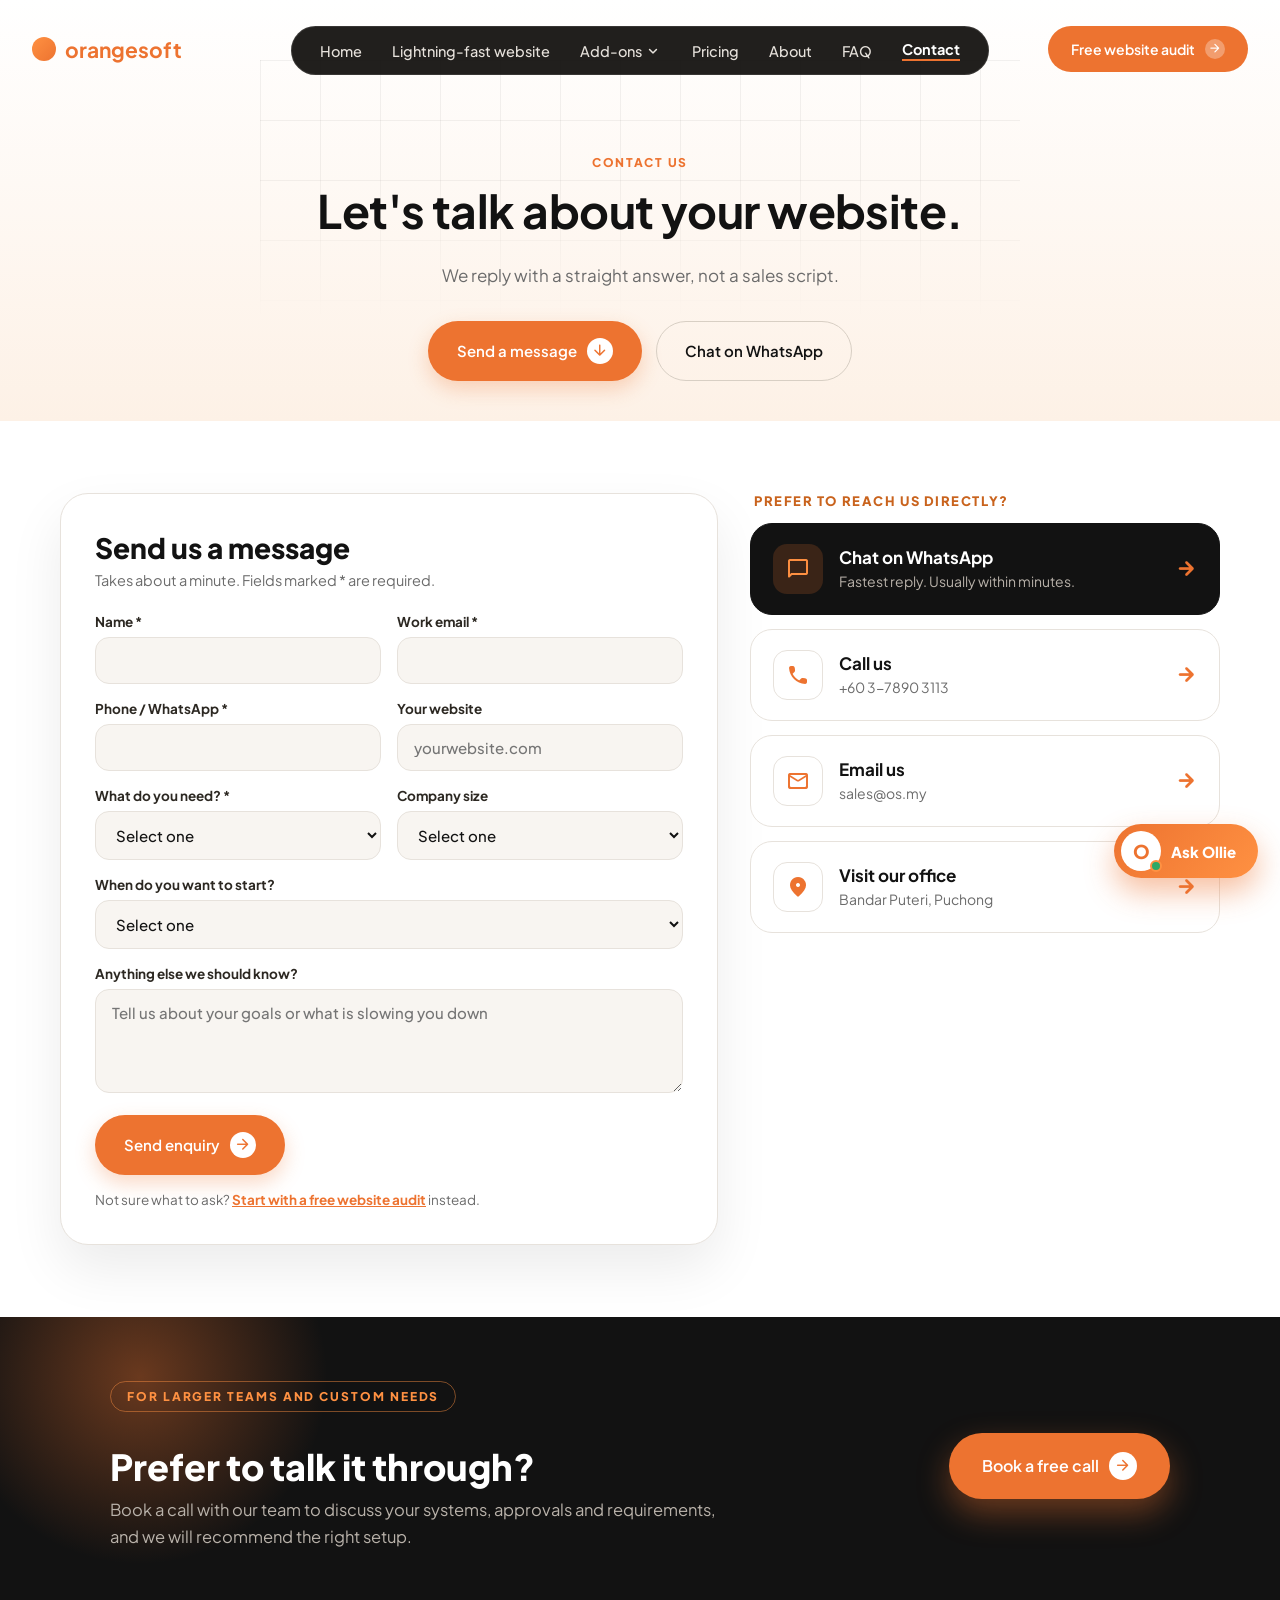
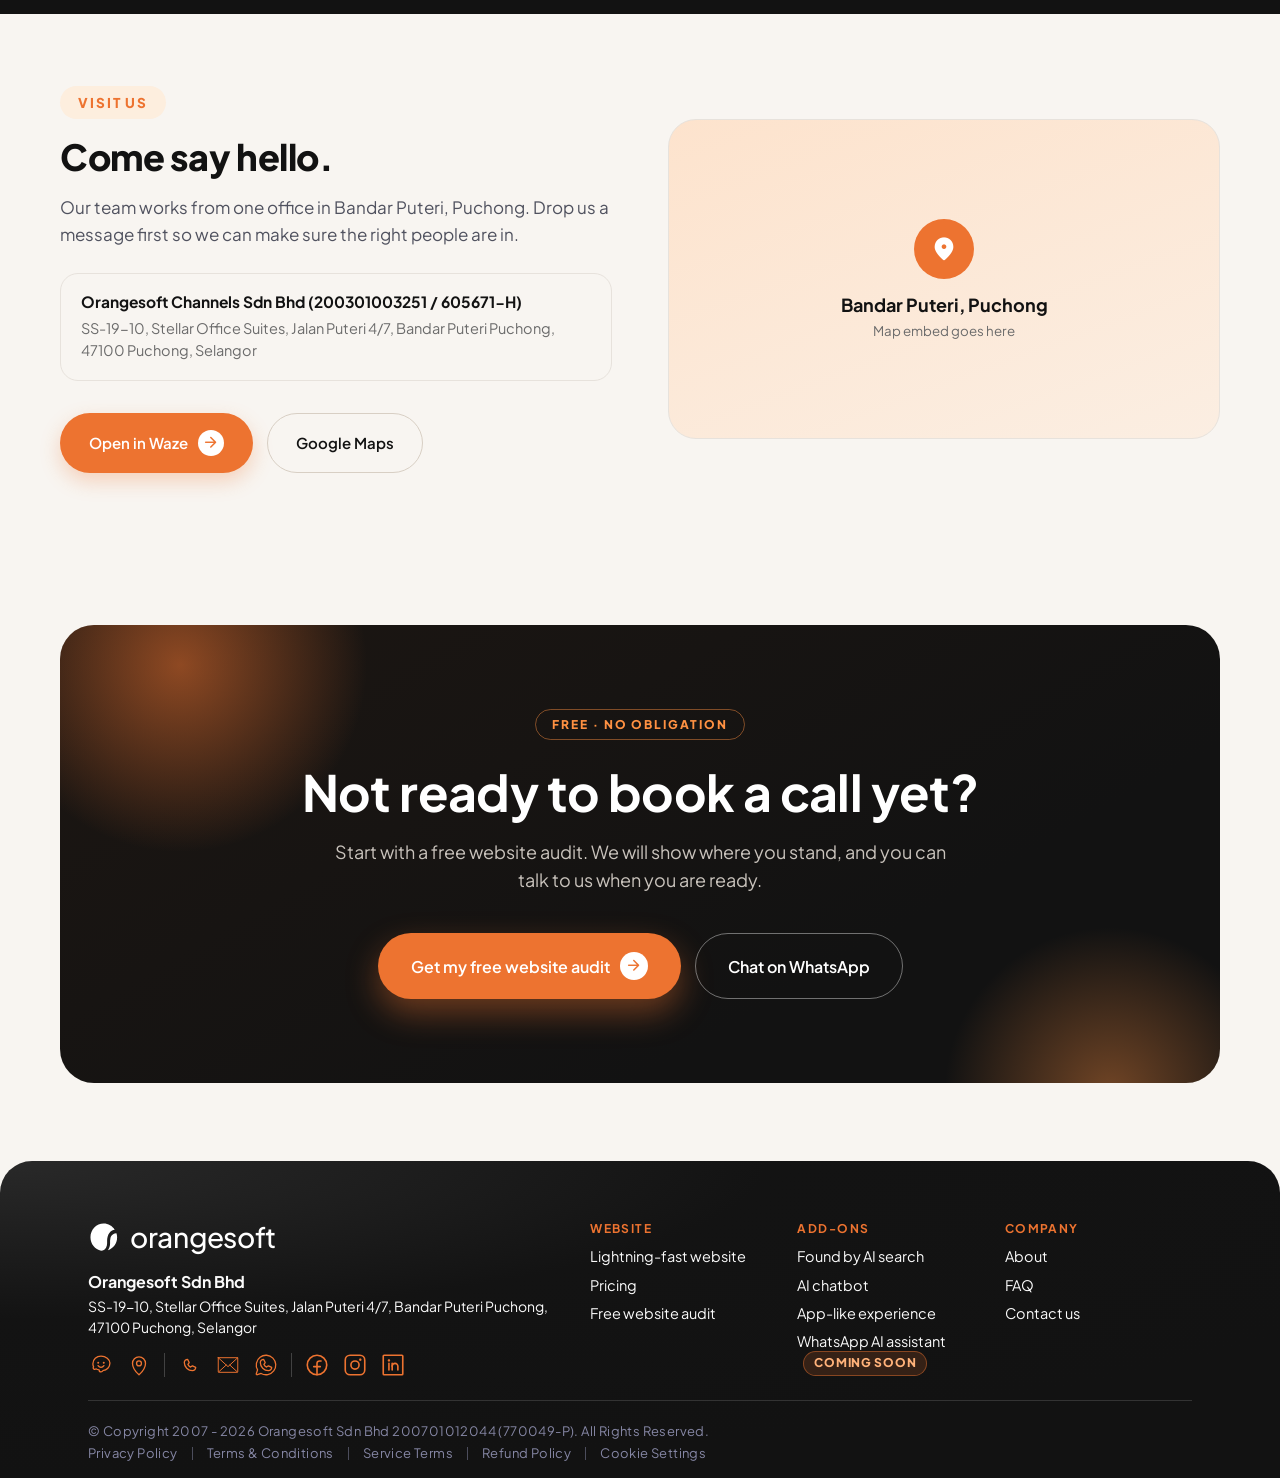
<file: contact-page.html>
<!DOCTYPE html>
<html lang="en">
<head>
<link rel="preconnect" href="https://fonts.googleapis.com">
<link rel="preconnect" href="https://fonts.gstatic.com" crossorigin>
<link href="https://fonts.googleapis.com/css2?family=Plus+Jakarta+Sans:wght@400;500;600;700;800&display=swap" rel="stylesheet">
<link rel="preconnect" href="https://fonts.googleapis.com"><link href="https://fonts.googleapis.com/icon?family=Material+Icons+Round" rel="stylesheet">
<meta name="viewport" content="width=device-width, initial-scale=1">
<meta charset="UTF-8">
<title>Contact — Mockup</title>
<meta name="description" content="Talk to Orangesoft about your website. Tell us your goals and we will get back to you.">
<link rel="stylesheet" href="assets/css/orangesoft.css">
<style>

  :root{
    --orange:#ed7330;
    --orange-dark:#c9631d;
    --orange-light:#ff9142;
    --dark:#121212;
    --cream:#f8f5f1;
    --gray:#6b6b6b;
    --border:#e7e2dc;
  }
  *{box-sizing:border-box;margin:0;padding:0;}
  body{font-family:"Plus Jakarta Sans",-apple-system,BlinkMacSystemFont,"Segoe UI",Roboto,Helvetica,Arial,sans-serif;background:#fff;}
  .label-row{text-align:center;padding:18px 0 6px;font-size:12px;letter-spacing:.12em;text-transform:uppercase;color:var(--gray);font-weight:700;}
  a{color:inherit;}

  /* ---------- HEADER / NAV (shared component) ---------- */
  .site-header{position:absolute;top:0;left:0;right:0;z-index:20;padding:26px 32px;display:flex;align-items:center;justify-content:space-between;}
  .site-logo{display:flex;align-items:center;gap:9px;font-size:21px;font-weight:700;color:var(--orange);text-decoration:none;}
  .site-logo .logo-dot{width:24px;height:24px;border-radius:50%;background:linear-gradient(135deg,var(--orange-light),var(--orange));flex-shrink:0;}
  .nav-pill{position:absolute;left:50%;top:26px;transform:translateX(-50%);display:flex;align-items:center;gap:30px;background:rgba(15,12,10,.92);border:1px solid rgba(255,255,255,.1);padding:13px 28px;border-radius:999px;}
  .nav-pill a{color:#e7e2dc;font-size:14.5px;font-weight:500;text-decoration:none;white-space:nowrap;}
  .nav-pill a:hover{color:#fff;}
  .nav-menu-btn{width:44px;height:44px;border-radius:50%;border:1px solid var(--border);background:#fff;display:none;align-items:center;justify-content:center;color:#121212;}
  @media (max-width:900px){ .nav-pill{display:none;} .nav-menu-btn{display:flex;} }
  .header-right{display:flex;align-items:center;gap:14px;}
  .header-cta{display:inline-flex;align-items:center;gap:8px;background:var(--orange);color:#fff;font-size:14px;font-weight:700;padding:11px 20px;border-radius:999px;text-decoration:none;white-space:nowrap;}
  .header-cta:hover{background:var(--orange-dark);}
  .header-cta .arrow{display:inline-flex;align-items:center;justify-content:center;width:20px;height:20px;border-radius:50%;background:rgba(255,255,255,.3);font-size:11px;}
  @media (max-width:480px){ .header-cta{padding:9px 14px;font-size:13px;} .header-cta .arrow{display:none;} }

  /* ---------- PAGE HERO ---------- */
  .page-hero{
    position:relative;
    padding:150px 24px 70px;
    text-align:center;
    background:linear-gradient(180deg,#fff 0%,#fdf1e6 100%);
    overflow:hidden;
  }
  .grid-overlay{
    position:absolute;top:60px;left:50%;transform:translateX(-50%);
    width:760px;max-width:90%;height:260px;
    background-image:
      linear-gradient(to right, rgba(0,0,0,.05) 1px, transparent 1px),
      linear-gradient(to bottom, rgba(0,0,0,.05) 1px, transparent 1px);
    background-size:60px 60px;
    mask-image:linear-gradient(to bottom, black 40%, transparent 100%);
    pointer-events:none;
  }
  .page-hero-inner{position:relative;max-width:760px;margin:0 auto;}
  .page-hero h1{font-size:44px;font-weight:800;color:#121212;line-height:1.2;margin-bottom:24px;}
  .page-hero p{font-size:17px;line-height:1.65;color:var(--gray);max-width:640px;margin:0 auto;}

  .btn{display:inline-flex;align-items:center;gap:10px;padding:16px 28px;border-radius:999px;font-size:15px;font-weight:600;text-decoration:none;border:1px solid transparent;}
  .btn-primary{background:var(--orange);color:#fff;}
  .btn-primary .arrow{display:inline-flex;align-items:center;justify-content:center;width:26px;height:26px;border-radius:50%;background:#fff;color:var(--orange);font-size:14px;}
  .btn-outline{background:transparent;color:#121212;border:1px solid #d8cfc4;}
  .cta-row-center{display:flex;gap:14px;justify-content:center;flex-wrap:wrap;}
  /* ---------- LIVE DEMO SECTION ---------- */
  .demo-section{
    padding:80px 24px;
    background:linear-gradient(180deg,#fdf1e6 0%,#fbe4cf 100%);
  }
  .demo-section .section-header{max-width:680px;margin:0 auto 50px;text-align:center;}
  .demo-section .section-heading{font-size:34px;font-weight:800;color:#121212;margin-bottom:16px;line-height:1.2;}
  .demo-section .section-desc{font-size:16px;line-height:1.6;color:#5a5248;}
  .demo-wrap{max-width:1000px;margin:0 auto;}
  .demo-vs{
    text-align:center;font-size:13px;font-weight:800;letter-spacing:.08em;
    text-transform:uppercase;color:var(--orange-dark);margin-bottom:22px;
  }
  .demo-run{text-align:center;margin-bottom:36px;}
  .demo-run .btn{background:#161311;color:#fff;}
  .demo-grid{display:grid;grid-template-columns:1fr 1fr;gap:22px;}
  @media (max-width:800px){ .demo-grid{grid-template-columns:1fr;} }
  .demo-card{border:1px solid var(--border);border-radius:22px;padding:0;overflow:hidden;background:#fff;}
  .demo-head{display:flex;align-items:center;justify-content:space-between;gap:10px;padding:22px 24px;}
  .demo-head .d-label{font-size:16px;font-weight:700;color:#121212;}
  .demo-url{font-family:ui-monospace,Menlo,monospace;font-size:12px;color:#6b6b6b;border:1px solid var(--border);border-radius:8px;padding:8px 12px;max-width:220px;white-space:nowrap;overflow:hidden;text-overflow:ellipsis;}
  .demo-body{background:#f2efeb;padding:22px 24px 26px;}
  .demo-progress{height:8px;border-radius:4px;background:#e7e2dc;margin-bottom:10px;overflow:hidden;}
  .demo-progress span{display:block;height:100%;width:0%;background:var(--orange);}
  .demo-timer{font-family:ui-monospace,Menlo,monospace;font-size:13px;font-weight:700;color:#50525f;margin-bottom:16px;}
  .demo-preview{
    height:260px;border-radius:14px;background:#f8f5f1;border:1px dashed var(--border);
    display:flex;flex-direction:column;align-items:center;justify-content:center;gap:12px;color:#a89f94;
  }
  .demo-preview .play-icon{width:52px;height:52px;border-radius:50%;background:#fff;box-shadow:0 6px 16px rgba(0,0,0,.08);display:flex;align-items:center;justify-content:center;color:#b9b2a9;}

  /* ---------- NEW SECTIONS ---------- */
  .section-header{max-width:720px;margin:0 auto 50px;text-align:center;}
  .section-heading{font-size:36px;font-weight:800;color:#121212;margin-bottom:16px;line-height:1.2;}
  .section-desc{font-size:16.5px;line-height:1.65;color:var(--gray);}
  .eyebrow,.pill-label{display:inline-block;font-size:12px;font-weight:800;letter-spacing:.14em;color:var(--orange);margin-bottom:14px;}
  .page-hero h1{font-size:46px;}
  .explain-section{background:#fff;padding:90px 24px;}
  .explain-grid{max-width:1040px;margin:0 auto 50px;display:grid;grid-template-columns:1fr auto 1fr auto 1fr;gap:16px;align-items:center;}
  @media (max-width:860px){ .explain-grid{grid-template-columns:1fr;} .explain-arrow{transform:rotate(90deg);text-align:center;} }
  .explain-step{background:var(--cream);border:1px solid var(--border);border-radius:22px;padding:28px 24px;height:100%;}
  .ex-num,.proc-num{width:38px;height:38px;border-radius:50%;background:var(--orange);color:#fff;font-weight:800;display:flex;align-items:center;justify-content:center;margin-bottom:16px;}
  .explain-step h3,.proc-card h3{font-size:18px;font-weight:700;color:#121212;margin-bottom:8px;}
  .explain-step p,.proc-card p{font-size:14.5px;line-height:1.55;color:var(--gray);}
  .explain-arrow{font-size:26px;color:var(--orange);font-weight:700;}
  .explain-visual{max-width:760px;margin:0 auto;text-align:center;}
  .explain-visual img{max-width:100%;height:auto;}
  .outcomes-section{background:var(--cream);padding:90px 24px;}
  .outcome-grid{max-width:1160px;margin:0 auto 40px;display:grid;grid-template-columns:repeat(4,1fr);gap:20px;}
  @media (max-width:1000px){ .outcome-grid{grid-template-columns:repeat(2,1fr);} }
  @media (max-width:560px){ .outcome-grid{grid-template-columns:1fr;} }
  .outcome-card{background:#fff;border:1px solid var(--border);border-radius:22px;padding:30px 26px;}
  .icon-badge{width:60px;height:60px;border-radius:16px;background:linear-gradient(160deg,#fde3cd,#fbeee2);display:flex;align-items:center;justify-content:center;margin-bottom:22px;}
  .icon-badge svg{width:28px;height:28px;}
  .outcome-card h3{font-size:19px;font-weight:700;color:#121212;margin-bottom:10px;}
  .outcome-card p{font-size:14.5px;line-height:1.6;color:var(--gray);}
  .tech-details{max-width:900px;margin:0 auto;background:#fff;border:1px solid var(--border);border-radius:18px;padding:6px 24px;}
  .tech-details summary,.qa summary{cursor:pointer;font-weight:700;color:#121212;padding:16px 0;list-style:none;display:flex;justify-content:space-between;align-items:center;}
  .tech-details summary::-webkit-details-marker,.qa summary::-webkit-details-marker{display:none;}
  .tech-details summary::after,.qa summary::after{content:"+";font-size:22px;color:var(--orange);font-weight:700;}
  .tech-details[open] summary::after,.qa[open] summary::after{content:"–";}
  .tech-grid{display:grid;grid-template-columns:1fr 1fr;gap:18px 30px;padding:6px 0 20px;}
  @media (max-width:760px){ .tech-grid{grid-template-columns:1fr;} }
  .tech-grid b{display:block;font-size:14.5px;color:#121212;margin-bottom:4px;}
  .tech-grid span{font-size:14px;line-height:1.55;color:var(--gray);}
  .cms-section{background:#fff;padding:90px 24px;}
  .cms-chips{max-width:900px;margin:0 auto;display:flex;flex-wrap:wrap;justify-content:center;gap:14px;}
  .cms-chips span{font-size:17px;font-weight:700;color:#121212;background:var(--cream);border:1px solid var(--border);border-radius:999px;padding:14px 26px;}
  .process-section{background:var(--cream);padding:90px 24px;}
  .process-grid{max-width:1160px;margin:0 auto;display:grid;grid-template-columns:repeat(4,1fr);gap:20px;}
  @media (max-width:1000px){ .process-grid{grid-template-columns:repeat(2,1fr);} }
  @media (max-width:560px){ .process-grid{grid-template-columns:1fr;} }
  .proc-card{background:#fff;border:1px solid var(--border);border-radius:22px;padding:28px 24px;}
  .qa-section{background:#fff;padding:90px 24px;}
  .qa-list{max-width:820px;margin:0 auto;display:flex;flex-direction:column;gap:12px;}
  .qa{border:1px solid var(--border);border-radius:16px;padding:2px 24px;background:var(--cream);}
  .qa summary{font-size:17px;}
  .qa p{font-size:15px;line-height:1.65;color:var(--gray);padding:0 0 18px;}
  .qa a{color:var(--orange);font-weight:700;}
  .proof2-section{background:var(--cream);padding:90px 24px 70px;text-align:center;}
  .proof2-stats{max-width:960px;margin:0 auto 60px;display:grid;grid-template-columns:1fr 1fr;gap:20px;text-align:left;}
  @media (max-width:760px){ .proof2-stats{grid-template-columns:1fr;} }
  .p2-stat{background:var(--dark);border-radius:24px;padding:34px 30px;display:flex;gap:22px;align-items:center;}
  .p2-num{font-size:56px;font-weight:800;color:var(--orange-light);line-height:1;flex-shrink:0;}
  .p2-txt{font-size:16px;font-weight:700;color:#fff;line-height:1.4;}
  .p2-txt small{display:block;font-size:12px;font-weight:500;color:#8f877e;margin-top:8px;}
  .t-label{font-size:16px;color:#50525f;margin-bottom:28px;}
  .trust-logos{max-width:900px;margin:0 auto;display:flex;justify-content:center;align-items:center;gap:20px 48px;flex-wrap:wrap;}
  .trust-logos span{font-size:20px;font-weight:700;color:#2c2822;opacity:.55;}
  .final-cta{background:#fff;padding:80px 24px 90px;}
  .final-cta-inner{position:relative;max-width:1160px;margin:0 auto;border-radius:34px;padding:84px 32px;text-align:center;overflow:hidden;background:linear-gradient(150deg,#1c1612 0%,#121212 70%);}
  .fc-orb{position:absolute;border-radius:50%;pointer-events:none;}
  .fc-orb-1{width:520px;height:520px;left:-140px;top:-220px;background:radial-gradient(closest-side,rgba(237,115,48,.55),transparent 72%);}
  .fc-orb-2{width:460px;height:460px;right:-120px;bottom:-240px;background:radial-gradient(closest-side,rgba(255,145,66,.40),transparent 72%);}
  .fc-content{position:relative;z-index:1;max-width:760px;margin:0 auto;}
  .fc-eyebrow{display:inline-block;font-size:12px;font-weight:800;letter-spacing:.16em;color:var(--orange-light);border:1px solid rgba(255,145,66,.45);border-radius:999px;padding:7px 16px;margin-bottom:24px;}
  .final-cta h2{font-size:48px;line-height:1.12;font-weight:800;color:#fff;margin-bottom:18px;}
  .final-cta p{font-size:18px;line-height:1.6;color:#c9c3bc;margin-bottom:38px;}
  .fc-btn{padding:18px 32px;font-size:16px;box-shadow:0 14px 32px rgba(237,115,48,.4);}
  .fc-link{display:inline-block;margin-top:22px;font-size:15px;font-weight:600;color:#c9c3bc;text-decoration:none;}
  .fc-link:hover{color:#fff;text-decoration:underline;}
  @media (max-width:700px){ .final-cta h2{font-size:32px;} .final-cta-inner{padding:60px 22px;} .page-hero h1{font-size:34px;} .section-heading{font-size:28px;} }

  /* ---------- FOOTER (shared) ---------- */
  .site-footer{background:#fff;padding:70px 24px 0;}
  .footer-top{max-width:1160px;margin:0 auto;display:grid;grid-template-columns:1.6fr 1fr 1fr 1fr;gap:40px;padding-bottom:56px;}
  @media (max-width:800px){ .footer-top{grid-template-columns:1fr 1fr;} }
  .footer-brand .f-logo{display:flex;align-items:center;gap:10px;font-size:26px;font-weight:700;color:var(--orange);margin-bottom:18px;}
  .footer-brand .f-logo .f-dot{width:30px;height:30px;border-radius:50%;background:var(--orange);}
  .footer-brand p{font-size:14px;line-height:1.6;color:#6b6b6b;max-width:320px;}
  .footer-col-label{font-size:14px;color:#9c9088;margin-bottom:18px;}
  .footer-col a{display:block;font-size:15px;font-weight:600;color:#121212;text-decoration:none;margin-bottom:14px;}
  .footer-social{display:flex;gap:12px;margin-top:4px;}
  .footer-social a{width:38px;height:38px;border-radius:50%;border:1px solid var(--border);display:flex;align-items:center;justify-content:center;color:#50525f;}
  .footer-watermark{background:linear-gradient(160deg,#fde3cd,#fff);overflow:hidden;padding:20px 0;}
  .footer-watermark span{display:block;text-align:center;white-space:nowrap;font-size:140px;font-weight:800;letter-spacing:-.02em;color:transparent;-webkit-text-stroke:1.5px rgba(237,115,48,.35);}
  .footer-bottom{max-width:1160px;margin:0 auto;padding:22px 0;display:flex;justify-content:space-between;align-items:center;border-top:1px solid var(--border);font-size:13px;color:#9c9088;}
  .footer-bottom a{color:#9c9088;text-decoration:none;}
  .back-to-top{
    display:flex;align-items:center;gap:10px;
  }
  .back-to-top .btt-circle{
    width:34px;height:34px;border-radius:50%;background:#161311;color:#fff;
    display:flex;align-items:center;justify-content:center;
  }
  .wa-float{position:fixed;right:22px;bottom:22px;z-index:50;display:flex;align-items:center;gap:10px;background:#25d366;color:#fff;font-weight:700;font-size:14px;padding:13px 20px;border-radius:999px;text-decoration:none;box-shadow:0 10px 24px rgba(0,0,0,.2);}
  .wa-float svg{width:20px;height:20px;}

  /* ---------- SOLID PASS ---------- */
  .explain-section,.outcomes-section,.process-section,.qa-section{padding:64px 24px;}
  .proof2-section{padding:56px 24px 56px;}
  .section-header{margin-bottom:34px;}
  .page-hero{padding-bottom:40px;}
  .statbar{background:var(--dark);padding:0 24px;}
  .statbar-inner{max-width:1160px;margin:0 auto;display:grid;grid-template-columns:repeat(3,1fr);}
  .sb{padding:34px 28px;border-left:1px solid #2a2420;}
  .sb:first-child{border-left:0;}
  .sb b{display:block;font-size:52px;font-weight:800;color:var(--orange-light);line-height:1;margin-bottom:10px;}
  .sb span{display:block;font-size:15.5px;font-weight:600;color:#fff;line-height:1.4;}
  .sb small{display:block;font-size:12px;color:#8f877e;margin-top:8px;}
  @media (max-width:760px){ .statbar-inner{grid-template-columns:1fr;} .sb{border-left:0;border-top:1px solid #2a2420;} .sb:first-child{border-top:0;} }
  .cmp{max-width:1040px;margin:0 auto 36px;display:grid;grid-template-columns:1fr 1fr;gap:20px;}
  @media (max-width:760px){ .cmp{grid-template-columns:1fr;} }
  .cmp-col{border-radius:24px;padding:32px 30px;}
  .cmp-old{background:var(--cream);border:1px solid var(--border);}
  .cmp-new{background:var(--dark);box-shadow:0 24px 50px rgba(11,9,8,.25);}
  .cmp-tag{font-size:12px;font-weight:800;letter-spacing:.14em;margin-bottom:20px;color:var(--gray);}
  .cmp-new .cmp-tag{color:var(--orange-light);}
  .cmp ul{list-style:none;display:flex;flex-direction:column;gap:16px;}
  .cmp li{display:flex;gap:14px;align-items:flex-start;font-size:16px;font-weight:600;line-height:1.45;color:#3a352f;}
  .cmp-new li{color:#fff;}
  .cmp li i{font-style:normal;flex-shrink:0;width:26px;height:26px;border-radius:50%;display:flex;align-items:center;justify-content:center;font-size:13px;font-weight:800;background:#ece6df;color:#9a9188;}
  .cmp-new li i{background:var(--orange);color:#fff;}
  .outcome-card{background:var(--dark);border:0;border-radius:22px;padding:30px 26px;}
  .oc-big{font-size:30px;font-weight:800;color:var(--orange-light);margin-bottom:14px;line-height:1;}
  .outcome-card h3{color:#fff;}
  .outcome-card p{color:#b9b2aa;}
  .cms-row{max-width:1060px;margin:34px auto 0;display:flex;align-items:center;gap:20px;flex-wrap:wrap;justify-content:center;background:#fff;border:1px solid var(--border);border-radius:22px;padding:20px 26px;}
  .cms-label{font-size:12px;font-weight:800;letter-spacing:.14em;color:var(--orange);}
  .cms-row .cms-chips{gap:10px;}
  .cms-row .cms-chips span{font-size:15px;padding:10px 20px;}
  .final-cta{padding:56px 24px 72px;}

  .hero-split{max-width:1160px;display:grid;grid-template-columns:1.05fr .95fr;gap:40px;align-items:center;text-align:left;}
  .hero-split h1{font-size:44px;}
  .hero-btns{display:flex;gap:14px;flex-wrap:wrap;margin-top:32px;}
  .hero-img img{width:100%;height:auto;display:block;filter:drop-shadow(0 24px 40px rgba(201,99,29,.18));}
  @media (max-width:900px){ .hero-split{grid-template-columns:1fr;text-align:center;} .hero-btns{justify-content:center;} .hero-split h1{font-size:34px;} }

  .bf-grid{max-width:1160px;margin:0 auto;display:grid;grid-template-columns:repeat(3,1fr);gap:20px;}
  .bf-card{background:#fff;border:1px solid var(--border);border-radius:24px;padding:32px 28px;}
  .bf-wide{grid-column:span 2;}
  .bf-dark{background:var(--dark);border-color:var(--dark);}
  .bf-icon{width:52px;height:52px;border-radius:14px;background:linear-gradient(160deg,#fde3cd,#fbeee2);color:var(--orange);display:flex;align-items:center;justify-content:center;margin-bottom:20px;}
  .bf-dark .bf-icon{background:rgba(237,115,48,.18);color:var(--orange-light);}
  .bf-icon svg{width:26px;height:26px;}
  .bf-tag{font-size:12px;font-weight:800;letter-spacing:.14em;color:var(--orange);margin-bottom:10px;}
  .bf-card h3{font-size:22px;font-weight:800;line-height:1.25;color:#121212;margin-bottom:10px;}
  .bf-card p{font-size:15px;line-height:1.6;color:var(--gray);}
  .bf-dark .bf-tag{color:var(--orange-light);} .bf-dark h3{color:#fff;} .bf-dark p{color:#b9b2aa;}
  @media (max-width:900px){ .bf-grid{grid-template-columns:1fr 1fr;} }
  @media (max-width:600px){ .bf-grid{grid-template-columns:1fr;} .bf-wide{grid-column:auto;} }

  .sb-lead{max-width:1160px;margin:0 auto;padding:30px 28px 0;font-size:12px;font-weight:800;letter-spacing:.16em;color:var(--orange-light);}
  .statbar-inner .sb{padding-top:22px;}
  .cmp-h{font-size:24px;font-weight:800;line-height:1.25;margin-bottom:12px;color:#121212;}
  .cmp-new .cmp-h{color:#fff;}
  .cmp-p{font-size:16px;line-height:1.65;color:#5a544d;}
  .cmp-new .cmp-p{color:#c9c3bc;}
  .explain-note{max-width:760px;margin:0 auto;text-align:center;font-size:17px;line-height:1.6;color:#50525f;}
  .explain-note b{color:var(--orange);}
  .bg-grid{max-width:1160px;margin:0 auto 20px;display:grid;grid-template-columns:1fr 1fr;gap:20px;}
  @media (max-width:860px){ .bg-grid{grid-template-columns:1fr;} }
  .bg-card{background:#fff;border:1px solid var(--border);border-radius:24px;padding:32px 30px;}
  .bg-title{display:flex;align-items:center;gap:12px;font-size:24px;font-weight:800;color:#121212;margin-bottom:8px;}
  .bg-ic{width:44px;height:44px;border-radius:12px;background:linear-gradient(160deg,#fde3cd,#fbeee2);display:flex;align-items:center;justify-content:center;font-size:20px;}
  .bg-item{padding:20px 0;border-top:1px solid var(--border);}
  .bg-title+.bg-item{margin-top:14px;}
  .bg-tag{font-size:11.5px;font-weight:800;letter-spacing:.14em;color:var(--orange);margin-bottom:6px;}
  .bg-item h4{font-size:18px;font-weight:800;color:#121212;margin-bottom:6px;}
  .bg-item p{font-size:14.5px;line-height:1.6;color:var(--gray);}
  .bg-strip{max-width:1160px;margin:0 auto;background:var(--dark);border-radius:24px;padding:30px 34px;display:grid;grid-template-columns:1fr 1.4fr;gap:30px;align-items:center;}
  @media (max-width:860px){ .bg-strip{grid-template-columns:1fr;} }
  .bg-strip h4{font-size:24px;font-weight:800;color:#fff;}
  .bg-strip .bg-tag{color:var(--orange-light);}
  .bg-strip p{font-size:15.5px;line-height:1.6;color:#c9c3bc;}

  /* ---------- CLEAR LAYOUT PASS ---------- */
  .step-section{padding:72px 24px;}
  .bg-white{background:#fff;} .bg-cream{background:var(--cream);}
  .step-tag{display:inline-block;font-size:12px;font-weight:800;letter-spacing:.14em;color:var(--orange);background:#fdeede;border-radius:999px;padding:7px 16px;margin-bottom:16px;}
  .stat-panel{background:var(--dark);border-radius:28px;max-width:1060px;margin:0 auto;overflow:hidden;}
  .statbar{display:none;}
  .flow{max-width:1040px;margin:0 auto 36px;display:grid;grid-template-columns:1fr auto 1fr auto 1fr;gap:14px;align-items:stretch;}
  @media (max-width:860px){ .flow{grid-template-columns:1fr;} .flow-arrow{transform:rotate(90deg);text-align:center;} }
  .flow-card{background:#fff;border:1px solid var(--border);border-radius:22px;padding:26px 24px;}
  .flow-n{width:36px;height:36px;border-radius:50%;background:var(--orange);color:#fff;font-weight:800;display:flex;align-items:center;justify-content:center;margin-bottom:14px;}
  .flow-card h3{font-size:18px;font-weight:700;color:#121212;margin-bottom:8px;}
  .flow-card p{font-size:14.5px;line-height:1.55;color:var(--gray);}
  .flow-arrow{align-self:center;font-size:26px;font-weight:700;color:var(--orange);}
  .jargon{max-width:720px;margin:30px auto 0;text-align:center;font-size:15.5px;color:#5a5248;background:#fff;border:1px dashed #e0b793;border-radius:14px;padding:14px 20px;}
  .jargon b{color:var(--orange-dark);}
  .grp-grid{max-width:1160px;margin:0 auto;display:grid;grid-template-columns:repeat(3,1fr);gap:20px;align-items:stretch;}
  @media (max-width:980px){ .grp-grid{grid-template-columns:1fr;} }
  .grp{background:var(--cream);border:1px solid var(--border);border-radius:26px;padding:28px 26px;}
  .grp-dark{background:var(--dark);border-color:var(--dark);}
  .grp-head{display:flex;align-items:center;gap:12px;font-size:20px;font-weight:800;color:#121212;margin-bottom:22px;}
  .grp-head span{width:34px;height:34px;border-radius:50%;background:var(--orange);color:#fff;font-size:15px;display:flex;align-items:center;justify-content:center;}
  .grp-dark .grp-head{color:#fff;}
  .grp ul{list-style:none;display:flex;flex-direction:column;gap:20px;}
  .grp li{display:flex;gap:14px;align-items:flex-start;}
  .gi{flex-shrink:0;width:40px;height:40px;border-radius:12px;background:#fff;color:var(--orange);display:flex;align-items:center;justify-content:center;border:1px solid var(--border);}
  .gi svg{width:20px;height:20px;}
  .grp-dark .gi{background:rgba(237,115,48,.18);border-color:transparent;color:var(--orange-light);}
  .grp li b{display:block;font-size:16px;color:#121212;margin-bottom:4px;}
  .grp li p{font-size:14.5px;line-height:1.55;color:var(--gray);}
  .grp-dark li b{color:#fff;} .grp-dark li p{color:#b9b2aa;}
  .grp-note{margin-top:22px;font-size:14.5px;line-height:1.55;color:#d8d2ca;border-top:1px solid #2a2420;padding-top:18px;}
  .grp-link{display:inline-block;margin-top:14px;font-weight:700;color:var(--orange-light);text-decoration:none;}
  .sc{max-width:900px;margin:0 auto;display:grid;grid-template-columns:1fr 1fr;gap:20px;}
  @media (max-width:700px){ .sc{grid-template-columns:1fr;} }
  .sc-col{background:#fff;border:1px solid var(--border);border-radius:24px;padding:28px;}
  .sc-new{background:var(--dark);border-color:var(--dark);}
  .sc-tag{font-size:12px;font-weight:800;letter-spacing:.14em;color:var(--gray);margin-bottom:18px;}
  .sc-new .sc-tag{color:var(--orange-light);}
  .sc ul{list-style:none;display:flex;flex-direction:column;gap:14px;}
  .sc li{display:flex;gap:12px;align-items:center;font-size:16px;font-weight:600;color:#2c2822;}
  .sc-new li{color:#fff;}
  .sc li i{font-style:normal;width:26px;text-align:center;color:var(--orange);font-weight:800;}
  .process-section{background:#fff;} .qa-section{background:var(--cream);} .proof2-section{background:#fff;} .final-cta{background:var(--cream);}
  .qa{background:#fff;}
  .cms-row{background:var(--cream);}
  .hero-note{margin-top:18px;font-size:14px;color:#7a7168;}

  .faq2-grid{max-width:860px;margin:0 auto;display:block;}
  @media (max-width:900px){ .faq2-grid{grid-template-columns:1fr;gap:34px;} }
  .faq2-side{position:sticky;top:24px;}
  @media (max-width:900px){ .faq2-side{position:static;} }
  .faq2-side .section-heading{font-size:34px;}
  .faq2-card{margin-top:28px;background:var(--dark);border-radius:24px;padding:28px;display:flex;flex-direction:column;gap:12px;}
  .faq2-card b{color:#fff;font-size:19px;}
  .faq2-card span{color:#b9b2aa;font-size:14.5px;line-height:1.5;}
  .faq2-card .btn{justify-content:center;margin-top:6px;}
  .faq2-wa{color:var(--orange-light);font-weight:600;font-size:14.5px;text-decoration:none;}
  .faq2 .qa-list{max-width:none;margin:0;gap:14px;}
  .faq2 .qa{background:var(--cream);border:1px solid var(--border);border-radius:18px;padding:4px 26px;}
  .faq2 .qa[open]{background:#fff;border-color:var(--orange);box-shadow:0 10px 28px rgba(237,115,48,.10);}
  .faq2 .qa summary{font-size:17px;padding:20px 0;}
  .faq2 .qa-body p{font-size:15.5px;line-height:1.7;color:#50525f;padding:0 0 22px;}
  .faq2 .qa a{color:var(--orange);font-weight:700;}
  .proof2-section{background:var(--cream);} .final-cta{background:#fff;}
  .faq2-card{padding:34px 30px;gap:14px;background:linear-gradient(150deg,#1c1612,#121212);box-shadow:0 20px 44px rgba(11,9,8,.25);}
  .faq2-card b{font-size:26px;line-height:1.2;}
  .faq2-card .fc-eyebrow{align-self:flex-start;font-size:11px;margin-bottom:4px;color:var(--orange-light);}
  .faq2-card .btn{padding:16px 24px;}
  .proof2-section{background:var(--cream);}
  /* ---------- MARQUEE ---------- */
  .marquee-section{
    background:#fff;
    border-top:1px solid var(--border);
    border-bottom:1px solid var(--border);
    padding:34px 0;
    overflow:hidden;
  }
  .marquee-caption{
    text-align:center;
    font-size:13px;
    color:var(--gray);
    margin-bottom:22px;
    letter-spacing:.03em;
  }
  .marquee-track{
    display:flex;
    width:max-content;
    animation:scroll 26s linear infinite;
  }
  .marquee-track:hover{animation-play-state:paused;}
  @keyframes scroll{
    0%{transform:translateX(0);}
    100%{transform:translateX(-50%);}
  }
  .logo-set{
    display:flex;
    align-items:center;
    gap:64px;
    padding-right:64px;
  }
  .logo-chip{
    font-size:22px;
    font-weight:700;
    color:#20180f;
    opacity:.45;
    white-space:nowrap;
    letter-spacing:-.01em;
  }


  .final-cta{background:var(--cream);padding:80px 24px 90px;}
  .final-cta-inner{position:relative;max-width:1160px;margin:0 auto;border-radius:34px;padding:88px 32px;text-align:center;overflow:hidden;background:linear-gradient(150deg,#1c1612 0%,#121212 70%);}
  .fc-orb{position:absolute;border-radius:50%;pointer-events:none;}
  .fc-orb-1{width:520px;height:520px;left:-140px;top:-220px;background:radial-gradient(closest-side,rgba(237,115,48,.55),transparent 72%);}
  .fc-orb-2{width:460px;height:460px;right:-120px;bottom:-240px;background:radial-gradient(closest-side,rgba(255,145,66,.40),transparent 72%);}
  .fc-content{position:relative;z-index:1;max-width:780px;margin:0 auto;}
  .fc-eyebrow{display:inline-block;font-size:12px;font-weight:800;letter-spacing:.16em;color:var(--orange-light);border:1px solid rgba(255,145,66,.45);border-radius:999px;padding:7px 16px;margin-bottom:24px;}
  .final-cta h2{font-size:52px;line-height:1.1;font-weight:800;color:#fff;margin-bottom:20px;letter-spacing:-.01em;}
  .final-cta p{font-size:18px;line-height:1.6;color:#c9c3bc;margin:0 auto 38px;max-width:640px;}
  .fc-actions{display:flex;gap:14px;justify-content:center;flex-wrap:wrap;}
  .fc-btn{padding:18px 32px;font-size:16px;box-shadow:0 14px 32px rgba(237,115,48,.4);}
  .fc-btn-ghost{display:inline-flex;align-items:center;gap:10px;padding:18px 30px;border-radius:999px;font-size:16px;font-weight:600;text-decoration:none;color:#fff;border:1.5px solid rgba(255,255,255,.4);transition:background .15s ease,border-color .15s ease;}
  .fc-btn-ghost:hover{background:rgba(255,255,255,.1);border-color:#fff;}
  .fc-points{list-style:none;display:flex;gap:10px 28px;justify-content:center;flex-wrap:wrap;margin-top:34px;padding-top:26px;border-top:1px solid rgba(255,255,255,.12);}
  .fc-points li{font-size:14.5px;font-weight:600;color:#d8d2ca;}
  @media (max-width:700px){ .final-cta h2{font-size:34px;} .final-cta-inner{padding:60px 22px;} .final-cta p{font-size:16px;} }

  /* ---------- ADD-ONS PAGE ---------- */
  .jump{margin-top:22px;font-size:13.5px;color:#7a7168;display:flex;flex-wrap:wrap;gap:6px 16px;align-items:center;}
  .jump a{color:#121212;font-weight:600;text-decoration:none;border-bottom:1px solid #e0b793;}
  .jump a:hover{color:var(--orange);}
  .stack{display:flex;flex-direction:column;gap:12px;}
  .stack-top{display:grid;grid-template-columns:1fr 1fr;gap:12px;}
  .st{background:#fff;border:1px solid var(--border);border-radius:18px;padding:22px 18px;font-weight:700;color:#121212;font-size:15.5px;box-shadow:0 10px 24px rgba(201,99,29,.10);text-align:center;}
  .stack-plus{text-align:center;font-size:12px;font-weight:800;letter-spacing:.12em;text-transform:uppercase;color:var(--orange);}
  .stack-base{background:var(--dark);border-radius:20px;padding:26px;text-align:center;box-shadow:0 20px 40px rgba(11,9,8,.25);}
  .stack-base b{display:block;color:#fff;font-size:20px;margin-bottom:4px;}
  .stack-base span{color:var(--orange-light);font-size:13px;font-weight:700;letter-spacing:.1em;text-transform:uppercase;}
  .addon-row{max-width:1160px;margin:0 auto;display:grid;grid-template-columns:1fr 1fr;gap:64px;align-items:center;}
  .addon-row.rev .addon-copy{order:2;}
  @media (max-width:900px){ .addon-row{grid-template-columns:1fr;gap:34px;} .addon-row.rev .addon-copy{order:0;} }
  .addon-meta{display:flex;flex-wrap:wrap;align-items:center;gap:10px;margin-bottom:6px;}
  .addon-badge{font-size:12px;font-weight:700;color:#121212;background:#fff;border:1px solid var(--border);border-radius:999px;padding:6px 14px;}
  .bg-cream .addon-badge{background:#fff;}
  .addon-copy .section-heading{font-size:34px;}
  .addon-desc{font-size:17px;line-height:1.6;color:#50525f;margin:0 0 24px;}
  .addon-list{list-style:none;display:flex;flex-direction:column;gap:18px;margin-bottom:30px;}
  .addon-list li{display:flex;gap:14px;align-items:flex-start;}
  .addon-list .gi{flex-shrink:0;width:40px;height:40px;border-radius:12px;background:#fff;color:var(--orange);display:flex;align-items:center;justify-content:center;border:1px solid var(--border);}
  .addon-list .gi svg{width:20px;height:20px;}
  .addon-list b{display:block;font-size:16px;color:#121212;margin-bottom:3px;}
  .addon-list p{font-size:14.5px;line-height:1.55;color:var(--gray);}
  .addon-visual{display:flex;justify-content:center;}
  .mock{width:100%;max-width:440px;background:#fff;border:1px solid var(--border);border-radius:24px;padding:22px;box-shadow:0 24px 50px rgba(11,9,8,.12);}
  .mock-bar{display:flex;align-items:center;gap:6px;margin-bottom:18px;}
  .mock-bar i{width:10px;height:10px;border-radius:50%;background:#e7e2dc;}
  .mock-bar span{margin-left:10px;font-size:12px;color:#9a9188;}
  .msgs{display:flex;flex-direction:column;gap:10px;}
  .m{max-width:82%;padding:12px 15px;border-radius:16px;font-size:14.5px;line-height:1.45;}
  .m small{display:block;font-size:10.5px;opacity:.55;margin-top:4px;text-align:right;}
  .mock-chat .me{align-self:flex-end;background:var(--cream);color:#121212;border-bottom-right-radius:4px;}
  .mock-chat .bot{align-self:flex-start;background:var(--orange);color:#fff;border-bottom-left-radius:4px;}
  .mock-wa{background:#efe7dd;}
  .wa-head{display:flex;align-items:center;gap:12px;background:#075e54;margin:-22px -22px 18px;padding:14px 20px;border-radius:24px 24px 0 0;color:#fff;}
  .wa-head b{display:block;font-size:15px;} .wa-head small{font-size:11.5px;opacity:.8;}
  .wa-av{width:38px;height:38px;border-radius:50%;background:#25d366;display:flex;align-items:center;justify-content:center;font-weight:800;}
  .mock-wa .me{align-self:flex-start;background:#fff;color:#121212;border-bottom-left-radius:4px;}
  .mock-wa .bot{align-self:flex-end;background:#d9fdd3;color:#121212;border-bottom-right-radius:4px;}
  .mock-note{margin-top:16px;text-align:center;font-size:11px;letter-spacing:.06em;color:#a19a91;text-transform:uppercase;}
  .mock-phone{max-width:300px;border-radius:38px;background:var(--dark);border-color:var(--dark);padding:18px 18px 22px;}
  .ph-notch{width:90px;height:8px;border-radius:99px;background:#2a2420;margin:0 auto 20px;}
  .ph-notif{display:flex;gap:12px;align-items:flex-start;background:rgba(255,255,255,.95);border-radius:18px;padding:12px 14px;position:relative;}
  .ph-ico{flex-shrink:0;width:34px;height:34px;border-radius:9px;background:var(--orange);color:#fff;font-weight:800;display:flex;align-items:center;justify-content:center;}
  .ph-notif b{display:block;font-size:13px;color:#121212;} .ph-notif small{font-size:12px;color:#5a5248;line-height:1.35;display:block;margin-top:2px;}
  .ph-notif em{position:absolute;right:12px;top:10px;font-size:10px;color:#9a9188;font-style:normal;}
  .ph-home{display:grid;grid-template-columns:repeat(4,1fr);gap:10px;margin-top:70px;margin-bottom:60px;}
  .ph-home span{aspect-ratio:1;border-radius:14px;background:var(--orange);color:#fff;font-size:9px;font-weight:700;display:flex;align-items:center;justify-content:center;text-align:center;line-height:1.1;}
  .ph-home .ph-dim{background:#2a2420;}
  .mock-phone .mock-note{color:#6f675f;}
  .mock-ai .ai-q{background:var(--cream);border:1px solid var(--border);border-radius:999px;padding:12px 18px;font-size:14.5px;font-weight:600;color:#121212;margin-bottom:16px;}
  .ai-a{border:1px solid var(--border);border-radius:18px;padding:18px;}
  .ai-tag{font-size:11px;font-weight:800;letter-spacing:.14em;color:var(--orange);margin-bottom:8px;}
  .ai-a p{font-size:14.5px;line-height:1.55;color:#3a352f;} .ai-a b{color:#121212;}
  .ai-src{display:flex;gap:8px;margin-top:14px;flex-wrap:wrap;}
  .ai-src span{font-size:12px;background:var(--cream);border:1px solid var(--border);border-radius:999px;padding:5px 12px;color:#5a5248;}
  .matrix-wrap{max-width:900px;margin:0 auto;overflow-x:auto;}
  .matrix{width:100%;border-collapse:separate;border-spacing:0;border:1px solid var(--border);border-radius:20px;overflow:hidden;background:#fff;}
  .matrix th,.matrix td{padding:18px 16px;text-align:center;font-size:15px;border-bottom:1px solid var(--border);}
  .matrix th{background:var(--cream);font-weight:800;color:#121212;font-size:14px;}
  .matrix th.pop{background:var(--dark);color:#fff;}
  .matrix td:first-child,.matrix th:first-child{text-align:left;font-weight:700;color:#121212;}
  .matrix tr:last-child td{border-bottom:0;}
  .ck{color:#fff;background:var(--orange);width:24px;height:24px;border-radius:50%;display:inline-flex;align-items:center;justify-content:center;font-size:12px;font-weight:800;}
  .no{color:#c9c1b8;font-size:18px;}
  .final-cta{background:var(--cream);}

  .pc-grid{max-width:1160px;margin:0 auto;display:grid;grid-template-columns:repeat(4,1fr);gap:18px;align-items:stretch;}
  @media (max-width:1000px){ .pc-grid{grid-template-columns:1fr 1fr;} }
  @media (max-width:560px){ .pc-grid{grid-template-columns:1fr;} }
  .pc{background:var(--cream);border:1px solid var(--border);border-radius:26px;padding:28px 24px;display:flex;flex-direction:column;}
  .pc-pop{background:var(--dark);border-color:var(--dark);box-shadow:0 26px 54px rgba(11,9,8,.28);transform:translateY(-10px);}
  @media (max-width:1000px){ .pc-pop{transform:none;} }
  .pc-tag{font-size:11.5px;font-weight:800;letter-spacing:.12em;text-transform:uppercase;color:var(--orange);margin-bottom:12px;}
  .pc-pop .pc-tag{color:var(--orange-light);}
  .pc h3{font-size:24px;font-weight:800;color:#121212;margin-bottom:10px;}
  .pc-pop h3{color:#fff;}
  .pc-price{margin-bottom:22px;padding-bottom:20px;border-bottom:1px solid var(--border);}
  .pc-pop .pc-price{border-color:#2a2420;}
  .pc-price b{display:block;font-size:30px;font-weight:800;color:#121212;line-height:1.1;}
  .pc-price span{font-size:13.5px;color:var(--gray);}
  .pc-pop .pc-price b{color:#fff;} .pc-pop .pc-price span{color:#b9b2aa;}
  .pc ul{list-style:none;display:flex;flex-direction:column;gap:13px;}
  .pc li{display:flex;gap:12px;align-items:center;font-size:14.5px;font-weight:600;color:#2c2822;}
  .pc li i{font-style:normal;flex-shrink:0;width:22px;height:22px;border-radius:50%;display:flex;align-items:center;justify-content:center;font-size:11px;font-weight:800;background:var(--orange);color:#fff;}
  .pc li.off{color:#a79f96;font-weight:500;}
  .pc li.off i{background:#ece6df;color:#b9b0a6;}
  .pc-pop li{color:#fff;} .pc-pop li.off{color:#6f675f;} .pc-pop li.off i{background:#2a2420;color:#6f675f;}
  /* ---------- PRICING SECTION (v2) ---------- */
  .pricing-section{background:#fff;padding:90px 24px 90px;position:relative;overflow:hidden;}
  .pricing-section::before{content:"";position:absolute;left:50%;top:-120px;width:900px;height:420px;transform:translateX(-50%);background:radial-gradient(closest-side,rgba(237,115,48,.10),transparent 70%);pointer-events:none;}
  .pricing-section .section-header{position:relative;}
  .price-eyebrow{display:inline-block;font-size:12px;font-weight:800;letter-spacing:.14em;color:var(--orange);margin-bottom:12px;}
  .plan-grid{position:relative;max-width:1180px;margin:0 auto;display:grid;grid-template-columns:repeat(4,1fr);gap:20px;align-items:stretch;padding-top:14px;}
  @media (max-width:1050px){ .plan-grid{grid-template-columns:repeat(2,1fr);} }
  @media (max-width:560px){ .plan-grid{grid-template-columns:1fr;} }
  .plan-mini{position:relative;background:var(--cream);border:1px solid var(--border);border-radius:28px;padding:34px 26px 28px;text-align:left;display:flex;flex-direction:column;transition:transform .2s ease,box-shadow .2s ease;}
  .plan-mini:hover{transform:translateY(-6px);box-shadow:0 20px 40px rgba(20,14,8,.09);}
  .plan-mini.pop{background:linear-gradient(170deg,#1c1612 0%,#121212 60%);border:none;color:#fff;transform:translateY(-14px);box-shadow:0 28px 56px rgba(237,115,48,.28);}
  .plan-mini.pop:hover{transform:translateY(-20px);}
  @media (max-width:1050px){ .plan-mini.pop,.plan-mini.pop:hover{transform:none;} }
  .plan-badge{position:absolute;top:-14px;left:50%;transform:translateX(-50%);background:linear-gradient(135deg,var(--orange-light),var(--orange));color:#fff;font-size:11.5px;font-weight:800;letter-spacing:.08em;text-transform:uppercase;padding:7px 16px;border-radius:999px;white-space:nowrap;box-shadow:0 8px 18px rgba(237,115,48,.4);}
  .plan-icon{width:46px;height:46px;border-radius:14px;background:#fff;border:1px solid var(--border);display:flex;align-items:center;justify-content:center;margin-bottom:16px;color:var(--orange);}
  .plan-icon svg{width:22px;height:22px;}
  .plan-mini.pop .plan-icon{background:rgba(255,255,255,.08);border-color:rgba(255,255,255,.15);color:var(--orange-light);}
  .plan-name{font-size:22px;font-weight:800;color:#121212;margin-bottom:4px;}
  .plan-mini.pop .plan-name{color:#fff;}
  .plan-best{font-size:12.5px;font-weight:500;color:#9c9088;margin-bottom:22px;line-height:1.4;min-height:35px;}
  .plan-was{font-size:17px;font-weight:700;margin-bottom:2px;}
  .plan-was s{color:#b9a99a;text-decoration-thickness:2px;text-decoration-color:#e0553a;}
  .plan-mini.pop .plan-was s{color:#8f877e;}
  .plan-price{font-size:54px;font-weight:800;line-height:1;color:#121212;letter-spacing:-.02em;display:flex;align-items:flex-start;gap:4px;}
  .plan-price .pp-cur{font-size:20px;font-weight:700;margin-top:8px;color:var(--gray);letter-spacing:0;}
  .plan-price.custom{font-size:44px;margin-top:22px;}
  .plan-mini.pop .plan-price{color:#fff;}
  .plan-mini.pop .plan-price .pp-cur{color:var(--orange-light);}
  .plan-setup{font-size:13px;font-weight:600;color:var(--gray);margin:8px 0 14px;}
  .plan-mini.pop .plan-setup{color:#b9b2a9;}
  .plan-monthly{display:inline-block;align-self:flex-start;background:#fff;border:1px solid var(--border);border-radius:999px;padding:7px 14px;font-size:14.5px;font-weight:800;color:#121212;margin-bottom:20px;}
  .plan-monthly em{font-style:normal;font-weight:600;color:var(--gray);}
  .plan-mini.pop .plan-monthly{background:rgba(255,255,255,.08);border-color:rgba(255,255,255,.18);color:#fff;}
  .plan-mini.pop .plan-monthly em{color:#b9b2a9;}
  .plan-for{font-size:14.5px;line-height:1.5;color:var(--gray);margin:0 0 18px;min-height:44px;}
  .plan-mini.pop .plan-for{color:#c9c3bc;}
  .plan-list{list-style:none;margin-bottom:4px;flex:1;border-top:1px solid var(--border);padding-top:14px;}
  .plan-mini.pop .plan-list{border-top-color:rgba(255,255,255,.14);}
  .plan-list li{font-size:14.5px;font-weight:600;color:#2c2822;padding:8px 0 8px 32px;position:relative;line-height:1.35;}
  .plan-mini.pop .plan-list li{color:#fff;}
  .plan-list li::before{content:"check";font-family:'Material Icons Round';font-feature-settings:'liga';font-style:normal;letter-spacing:normal;text-transform:none;;position:absolute;left:0;top:7px;width:22px;height:22px;border-radius:50%;background:rgba(237,115,48,.14);color:var(--orange);font-size:12px;font-weight:800;display:flex;align-items:center;justify-content:center;}
  .plan-mini.pop .plan-list li::before{background:var(--orange);color:#fff;}
  .plan-list li.plan-inherit{padding-left:0;font-weight:800;color:#121212;font-size:14px;}
  .plan-list li.plan-inherit::before{display:none;}
  .plan-mini.pop .plan-list li.plan-inherit{color:var(--orange-light);}
  .btn-dark-outline{background:transparent;color:#121212;border:1.5px solid #161311;}
  .btn-dark-outline:hover{background:#161311;color:#fff;}
  .plan-btn{justify-content:center;width:100%;padding:15px 16px;font-size:14.5px;}
  .btn-wa{width:18px;height:18px;flex-shrink:0;}
  .plan-foot{text-align:center;margin-top:34px;font-size:14px;color:#6b6259;}


  .page-hero-inner{text-align:center;}
  .matrix .mx-price td{font-weight:800;color:#121212;background:var(--cream);}
  .matrix .mx-price td:first-child{color:var(--gray);font-weight:700;}
  .pricing-section{padding:72px 24px;}
  .faq2.bg-white .qa{background:var(--cream);}
  .reviews-band{background:#fff;padding:80px 24px;}
  .gr-wrap{max-width:1240px;margin:0 auto;}
  .gr-head{display:flex;align-items:center;justify-content:space-between;gap:20px;flex-wrap:wrap;background:var(--cream);border-radius:22px;padding:26px 30px;margin-bottom:18px;}
  .gr-title{font-size:26px;font-weight:800;color:#121212;display:flex;align-items:baseline;gap:8px;}
  .gr-logo{font-size:30px;font-weight:700;letter-spacing:-.5px;}
  .gr-rating{display:flex;align-items:center;gap:10px;margin-top:6px;}
  .gr-score{font-size:30px;font-weight:800;color:#121212;}
  .gr-big-stars{color:#fbbc05;font-size:26px;letter-spacing:2px;}
  .gr-count{font-size:15px;color:#8a8279;}
  .gr-cta{background:var(--orange);color:#fff;font-weight:700;font-size:15px;padding:14px 26px;border-radius:999px;text-decoration:none;white-space:nowrap;}
  .gr-cta:hover{background:var(--orange-dark,#c9631d);}
  .gr-grid{display:grid;grid-template-columns:repeat(4,1fr);gap:16px;}
  @media (max-width:1000px){ .gr-grid{grid-template-columns:repeat(2,1fr);} }
  @media (max-width:560px){ .gr-grid{grid-template-columns:1fr;} .gr-head{padding:20px;} }
  .gr-card{background:var(--cream);border-radius:22px;padding:22px 22px 20px;display:flex;flex-direction:column;}
  .gr-top{display:flex;align-items:center;gap:12px;margin-bottom:14px;}
  .gr-avatar{position:relative;width:46px;height:46px;border-radius:50%;color:#fff;font-weight:700;font-size:20px;display:flex;align-items:center;justify-content:center;flex-shrink:0;}
  .gr-g{position:absolute;right:-5px;bottom:-4px;width:20px;height:20px;border-radius:50%;background:#fff;color:#4285f4;font-size:12px;font-weight:800;display:flex;align-items:center;justify-content:center;box-shadow:0 1px 4px rgba(0,0,0,.2);}
  .gr-who{min-width:0;}
  .gr-name{font-size:15.5px;font-weight:800;color:#121212;display:flex;align-items:center;gap:5px;white-space:nowrap;overflow:hidden;text-overflow:ellipsis;}
  .gr-tick{width:16px;height:16px;flex-shrink:0;}
  .gr-time{font-size:13px;color:#8a8279;}
  .gr-stars{color:#fbbc05;font-size:18px;letter-spacing:2px;margin-bottom:10px;}
  .gr-text{font-size:14.5px;line-height:1.55;color:#2c2822;display:-webkit-box;-webkit-line-clamp:3;-webkit-box-orient:vertical;overflow:hidden;margin-bottom:8px;}
  .gr-more{font-size:14px;font-weight:700;color:var(--orange);text-decoration:none;margin-top:auto;}

  /* ---------- STAT PANEL + CREDENTIALS (v2) ---------- */
  .stat-panel{position:relative;max-width:1160px;margin:0 auto 80px;background:var(--dark);border-radius:30px;padding:56px 40px;overflow:hidden;}
  .stat-glow{position:absolute;inset:0;background:radial-gradient(45% 80% at 20% 0%,rgba(237,115,48,.30),transparent 70%),radial-gradient(40% 70% at 95% 100%,rgba(255,145,66,.18),transparent 70%);pointer-events:none;}
  .stat-cols{position:relative;z-index:1;display:grid;grid-template-columns:repeat(3,1fr);}
  @media (max-width:800px){ .stat-cols{grid-template-columns:1fr;} .stat-col{border-left:none !important;border-top:1px solid rgba(255,255,255,.12);padding:32px 0 !important;} .stat-col:first-child{border-top:none;padding-top:0 !important;} }
  .stat-col{padding:6px 36px;border-left:1px solid rgba(255,255,255,.12);text-align:left;}
  .stat-col:first-child{border-left:none;padding-left:0;}
  .stat-big{font-size:76px;font-weight:800;line-height:1;color:var(--orange-light);margin-bottom:16px;letter-spacing:-.02em;font-variant-numeric:tabular-nums;}
  .stat-head{font-size:20px;font-weight:800;color:#fff;margin-bottom:6px;}
  .stat-sub{font-size:15px;color:#c9c3bc;line-height:1.45;margin-bottom:14px;}
  .stat-src{font-size:12px;color:#8f877e;}
  .proof-creds{text-align:center;max-width:1100px;margin:0 auto;}
  .cred-eyebrow{font-size:12px;font-weight:800;letter-spacing:.14em;color:var(--orange);margin-bottom:10px;}
  .cred-title{font-size:26px;font-weight:800;color:#121212;margin-bottom:34px;}
  .cred-row{display:flex;flex-wrap:wrap;justify-content:center;gap:18px;}
  .cred-tile{width:200px;height:120px;background:#fff;border:1px solid var(--border);border-radius:20px;display:flex;align-items:center;justify-content:center;padding:16px;transition:transform .2s ease,box-shadow .2s ease;}
  .cred-tile:hover{transform:translateY(-4px);box-shadow:0 14px 30px rgba(20,14,8,.10);}
  .cred-tile img{max-width:100%;max-height:100%;object-fit:contain;}
  @media (max-width:560px){ .cred-tile{width:44%;height:100px;} .stat-big{font-size:60px;} .stat-panel{padding:40px 24px;} }

  .proof-certs{background:var(--cream);padding:72px 24px;}
  .rv-cream{background:var(--cream);}
  .rv-cream .gr-card,.rv-cream .gr-head{background:#fff;}

  .page-hero-inner{text-align:center;}
  .stat-panel{background:var(--dark);border-radius:28px;max-width:1060px;margin:0 auto;overflow:hidden;}
  .roots{max-width:1160px;margin:0 auto;display:grid;grid-template-columns:1fr 1fr;gap:56px;align-items:center;}
  @media (max-width:900px){ .roots{grid-template-columns:1fr;gap:34px;} }
  .roots-photos{display:grid;grid-template-columns:1.2fr 1fr;grid-template-rows:200px 200px;gap:14px;}
  .rp{border-radius:22px;overflow:hidden;background:linear-gradient(150deg,#fde3cd,#ed7330);}
  .rp img{width:100%;height:100%;object-fit:cover;display:block;}
  .rp-a{grid-row:span 2;}
  .ap-grid{max-width:1160px;margin:0 auto;display:grid;grid-template-columns:repeat(3,1fr);gap:20px;}
  @media (max-width:900px){ .ap-grid{grid-template-columns:1fr;} }
  .ap-card{background:#fff;border:1px solid var(--border);border-radius:24px;padding:30px 26px;}
  .ap-ic{width:52px;height:52px;border-radius:14px;background:#fff;border:1px solid var(--border);color:var(--orange);display:flex;align-items:center;justify-content:center;margin-bottom:18px;}
  .ap-ic svg{width:26px;height:26px;}
  .ap-card h3{font-size:20px;font-weight:800;color:#121212;margin-bottom:10px;}
  .ap-card p{font-size:15px;line-height:1.6;color:var(--gray);}
  .tm-group{max-width:1160px;margin:0 auto 44px;}
  .tm-head{display:flex;align-items:baseline;gap:14px;flex-wrap:wrap;margin-bottom:18px;padding-bottom:12px;border-bottom:1px solid var(--border);}
  .tm-head h3{font-size:22px;font-weight:800;color:#121212;}
  .tm-head span{font-size:14px;color:var(--gray);}
  .tm-grid{display:grid;grid-template-columns:repeat(auto-fill,minmax(150px,1fr));gap:18px;}
  .tm-ph{position:relative;aspect-ratio:4/5;border-radius:20px;overflow:hidden;background:linear-gradient(160deg,#fde3cd,#ed7330);margin-bottom:12px;}
  .tm-ph span{position:absolute;inset:0;display:flex;align-items:center;justify-content:center;font-size:34px;font-weight:800;color:#fff;}
  .tm-ph img{position:absolute;inset:0;width:100%;height:100%;object-fit:cover;}
  .tm b{display:block;font-size:15.5px;color:#121212;}
  .tm small{display:block;font-size:13px;color:var(--orange);font-weight:600;margin-top:2px;}
  .qt-grid{max-width:1160px;margin:0 auto;display:grid;grid-template-columns:repeat(2,1fr);gap:20px;}
  @media (max-width:800px){ .qt-grid{grid-template-columns:1fr;} }
  .qt{background:#fff;border:1px solid var(--border);border-radius:24px;padding:28px 28px 24px;display:flex;flex-direction:column;}
  .qt-mark{font-size:54px;line-height:.7;color:var(--orange);font-weight:800;margin-bottom:8px;}
  .qt p{font-size:15.5px;line-height:1.65;color:#2c2822;margin-bottom:18px;flex:1;}
  .qt-by b{display:block;font-size:15px;color:#121212;} .qt-by small{font-size:13px;color:var(--gray);}
  .faq2.bg-white .qa{background:var(--cream);}
  .proof-certs{background:var(--cream);padding:72px 24px;}
  .final-cta{background:#fff;}

  .mosaic{position:relative;display:grid;grid-template-columns:repeat(3,1fr);gap:12px;}
  .mo .tm-ph{margin:0;border-radius:22px;aspect-ratio:3/4;box-shadow:0 16px 34px rgba(201,99,29,.18);}
  .mo1,.mo4{transform:translateY(22px);}
  .mo-chip{position:absolute;left:-12px;bottom:-18px;background:var(--dark);color:#fff;border-radius:18px;padding:14px 20px;box-shadow:0 18px 36px rgba(11,9,8,.35);}
  .mo-chip b{font-size:30px;color:var(--orange-light);margin-right:8px;font-weight:800;}
  .mo-chip span{font-size:13px;font-weight:600;}
  .hero-split{text-align:left !important;}
  @media (max-width:900px){ .hero-split{text-align:center !important;} .hero-btns{justify-content:center;} .mosaic{max-width:420px;margin:0 auto;} .mo-chip{left:8px;} }
  .feat-label{max-width:1160px;margin:0 auto 18px;font-size:12px;font-weight:800;letter-spacing:.14em;color:var(--orange);}
  .feat-grid{max-width:1160px;margin:0 auto;display:grid;grid-template-columns:repeat(4,1fr);gap:18px;}
  @media (max-width:1000px){ .feat-grid{grid-template-columns:1fr 1fr;} }
  @media (max-width:520px){ .feat-grid{grid-template-columns:1fr;} }
  .fcard{background:var(--dark);border-radius:26px;padding:12px 12px 22px;box-shadow:0 22px 44px rgba(11,9,8,.22);}
  .fcard .tm-ph{margin:0 0 16px;border-radius:18px;aspect-ratio:1/1;}
  .fc-body{padding:0 10px;}
  .fc-body b{display:block;color:#fff;font-size:19px;}
  .fc-body small{display:block;color:var(--orange-light);font-size:13px;font-weight:700;margin:2px 0 10px;}
  .fc-body p{color:#b9b2aa;font-size:14px;line-height:1.5;}
  .chips{max-width:1160px;margin:0 auto 26px;display:flex;flex-wrap:wrap;gap:10px;}
  .chip{font:inherit;font-size:14px;font-weight:700;color:#121212;background:#fff;border:1px solid var(--border);border-radius:999px;padding:10px 20px;cursor:pointer;}
  .chip.on{background:var(--orange);border-color:var(--orange);color:#fff;}
  .tm-all{max-width:1160px;margin:0 auto;grid-template-columns:repeat(auto-fill,minmax(160px,1fr));}
  .tm.hide{display:none;}
  .tm-all{grid-template-columns:repeat(6,1fr);gap:22px 16px;}
  @media (max-width:1000px){ .tm-all{grid-template-columns:repeat(4,1fr);} }
  @media (max-width:640px){ .tm-all{grid-template-columns:repeat(2,1fr);} }
  .tm-all .tm-ph{border-radius:18px;margin-bottom:10px;}
  .tm b{font-size:14.5px;} .tm small{font-size:12.5px;}
  .hs{display:grid;grid-template-columns:1fr 1fr;gap:14px;}
  .hs-main{grid-column:span 2;background:var(--dark);border-radius:28px;padding:36px 34px;box-shadow:0 26px 52px rgba(11,9,8,.25);}
  .hs-main b{display:block;font-size:84px;line-height:1;font-weight:800;color:var(--orange-light);margin-bottom:10px;}
  .hs-main span{display:block;color:#fff;font-size:19px;font-weight:700;}
  .hs-main small{display:block;color:#8f877e;font-size:13px;margin-top:6px;}
  .hs-card{background:#fff;border:1px solid var(--border);border-radius:24px;padding:26px 24px;box-shadow:0 14px 30px rgba(201,99,29,.10);}
  .hs-card b{display:block;font-size:42px;line-height:1;font-weight:800;color:var(--orange);margin-bottom:8px;}
  .hs-card span{font-size:15px;font-weight:700;color:#121212;}
  .certs-band{background:var(--dark);padding:76px 24px;position:relative;overflow:hidden;}
  .certs-band::before{content:"";position:absolute;left:50%;top:-180px;width:900px;height:380px;transform:translateX(-50%);background:radial-gradient(closest-side,rgba(237,115,48,.28),transparent 72%);pointer-events:none;}
  .certs-inner{position:relative;max-width:1160px;margin:0 auto;text-align:center;}
  .certs-eyebrow{display:inline-block;font-size:12px;font-weight:800;letter-spacing:.16em;color:var(--orange-light);border:1px solid rgba(255,145,66,.45);border-radius:999px;padding:7px 16px;margin-bottom:20px;}
  .certs-band h2{font-size:40px;line-height:1.15;font-weight:800;color:#fff;margin-bottom:12px;}
  .certs-band p{font-size:17px;color:#b9b2aa;margin-bottom:40px;}
  .certs-row{display:flex;flex-wrap:wrap;justify-content:center;gap:20px;}
  .certs-row .cred-tile{width:210px;height:130px;background:#fff;border:0;border-radius:22px;padding:18px;box-shadow:0 18px 40px rgba(0,0,0,.35);}
  @media (max-width:700px){ .certs-band h2{font-size:30px;} .certs-row .cred-tile{width:44%;height:100px;} }
  .final-cta{background:var(--cream);}
  .roots-path{display:grid;grid-template-columns:1fr auto 1.25fr;gap:12px;align-items:stretch;margin-top:26px;}
  @media (max-width:560px){ .roots-path{grid-template-columns:1fr;} .rpath-arrow{transform:rotate(90deg);text-align:center;} }
  .rpath-from,.rpath-to{border-radius:20px;padding:18px 18px;}
  .rpath-from{background:var(--cream);border:1px solid var(--border);}
  .rpath-to{background:var(--dark);}
  .roots-path small{display:block;font-size:11px;font-weight:800;letter-spacing:.14em;color:var(--orange);margin-bottom:6px;}
  .rpath-to small{color:var(--orange-light);}
  .roots-path b{display:block;font-size:16px;color:#121212;margin-bottom:4px;}
  .rpath-to b{color:#fff;}
  .roots-path span{font-size:13px;line-height:1.45;color:var(--gray);}
  .rpath-to span{color:#b9b2aa;}
  .rpath-arrow{align-self:center;font-size:24px;font-weight:700;color:var(--orange);}

  .page-hero-inner{text-align:center;}
  .ask{max-width:820px;margin:34px auto 0;background:var(--dark);border-radius:28px;padding:26px 26px 18px;text-align:left;box-shadow:0 28px 60px rgba(11,9,8,.28);}
  .ask-form{display:flex;align-items:center;gap:10px;background:#1c1612;border:1px solid #2f2822;border-radius:999px;padding:8px 8px 8px 20px;}
  .ask-ic{color:var(--orange-light);font-size:18px;}
  .ask-form input{flex:1;background:transparent;border:0;outline:0;color:#fff;font:inherit;font-size:16px;padding:10px 4px;min-width:0;}
  .ask-form input::placeholder{color:#8f877e;}
  .ask-go{background:var(--orange);color:#fff;border:0;border-radius:999px;padding:12px 26px;font:inherit;font-weight:700;cursor:pointer;}
  .ask-try{display:flex;flex-wrap:wrap;gap:10px;align-items:center;margin-top:16px;}
  .ask-try>span{font-size:13px;color:#8f877e;margin-right:4px;}
  .sg{font:inherit;font-size:13.5px;font-weight:600;color:#e8e2da;background:transparent;border:1px solid #3a322b;border-radius:999px;padding:8px 16px;cursor:pointer;}
  .sg:hover{border-color:var(--orange-light);color:#fff;}
  .ask-out{margin-top:18px;border-top:1px solid #2a2420;padding-top:16px;}
  .ask-q{font-size:13px;font-weight:700;color:var(--orange-light);margin-bottom:8px;}
  .ask-a{font-size:15.5px;line-height:1.65;color:#e8e2da;}
  .ask-note{margin-top:14px;font-size:10.5px;letter-spacing:.12em;color:#6f675f;text-align:center;}
  .fq-layout{max-width:1160px;margin:0 auto;display:grid;grid-template-columns:280px 1fr;gap:48px;align-items:start;}
  @media (max-width:900px){ .fq-layout{grid-template-columns:1fr;gap:24px;} }
  .fq-side{position:sticky;top:24px;}
  @media (max-width:900px){ .fq-side{position:static;} }
  .fq-search{width:100%;font:inherit;font-size:15px;padding:14px 18px;border:1px solid var(--border);border-radius:999px;background:var(--cream);margin-bottom:16px;outline:0;}
  .fq-search:focus{border-color:var(--orange);}
  .fq-cats{display:flex;flex-direction:column;gap:8px;}
  @media (max-width:900px){ .fq-cats{flex-direction:row;flex-wrap:wrap;} }
  .fc{font:inherit;font-size:14.5px;font-weight:700;text-align:left;display:flex;justify-content:space-between;align-items:center;gap:10px;color:#121212;background:var(--cream);border:1px solid var(--border);border-radius:16px;padding:14px 18px;cursor:pointer;}
  .fc em{font-style:normal;font-size:12px;color:var(--gray);background:#fff;border-radius:999px;padding:2px 9px;}
  .fc.on{background:var(--dark);color:#fff;border-color:var(--dark);}
  .fc.on em{background:var(--orange);color:#fff;}
  .fq-group{margin-bottom:40px;}
  .fq-group h3{font-size:22px;font-weight:800;color:#121212;margin-bottom:16px;}
  .fq-group .qa-list{max-width:none;margin:0;gap:12px;}
  .fq-group .qa{background:var(--cream);border:1px solid var(--border);border-radius:18px;padding:4px 26px;}
  .fq-group .qa[open]{background:#fff;border-color:var(--orange);box-shadow:0 10px 28px rgba(237,115,48,.10);}
  .fq-group .qa summary{font-size:16.5px;padding:18px 0;}
  .fq-group .qa-body p{font-size:15.5px;line-height:1.7;color:#50525f;padding:0 0 20px;}
  .fq-group .qa a,.fq-empty a{color:var(--orange);font-weight:700;}
  .fq-empty{text-align:center;padding:40px 0;font-size:16px;color:var(--gray);}
  .final-cta{background:var(--cream);}

  .page-hero-inner{text-align:center;}
  .ct-grid{max-width:1160px;margin:0 auto;display:grid;grid-template-columns:1.35fr 1fr;gap:36px;align-items:start;}
  @media (max-width:900px){ .ct-grid{grid-template-columns:1fr;} }
  .ct-form-card{background:#fff;border:1px solid var(--border);border-radius:28px;padding:36px 34px;box-shadow:0 24px 54px rgba(11,9,8,.08);}
  .ct-form-card h2{font-size:28px;font-weight:800;color:#121212;margin-bottom:6px;}
  .ct-sub{font-size:14.5px;color:var(--gray);margin-bottom:24px;}
  .ct-form{display:flex;flex-direction:column;gap:16px;}
  .ct-row{display:grid;grid-template-columns:1fr 1fr;gap:16px;}
  @media (max-width:600px){ .ct-row{grid-template-columns:1fr;} }
  .ct-form label{display:flex;flex-direction:column;gap:7px;font-size:13.5px;font-weight:700;color:#2c2822;}
  .ct-form input,.ct-form select,.ct-form textarea{font:inherit;font-size:15px;font-weight:500;padding:13px 16px;border:1px solid var(--border);border-radius:14px;background:var(--cream);color:#121212;outline:0;width:100%;}
  .ct-form input:focus,.ct-form select:focus,.ct-form textarea:focus{border-color:var(--orange);background:#fff;}
  .ct-send{align-self:flex-start;border:0;cursor:pointer;margin-top:6px;}
  .ct-fine{font-size:13.5px;color:var(--gray);}
  .ct-fine a,.ct-thanks a{color:var(--orange);font-weight:700;}
  .ct-thanks{text-align:center;padding:30px 10px;}
  .ct-tick{width:64px;height:64px;border-radius:50%;background:var(--orange);color:#fff;font-size:30px;font-weight:800;display:flex;align-items:center;justify-content:center;margin:0 auto 18px;}
  .ct-thanks h3{font-size:24px;font-weight:800;color:#121212;margin-bottom:8px;}
  .ct-thanks p{color:var(--gray);font-size:15.5px;}
  .ct-side{display:flex;flex-direction:column;gap:14px;}
  .ct-opt{display:flex;align-items:center;gap:16px;background:var(--cream);border:1px solid var(--border);border-radius:22px;padding:20px 22px;text-decoration:none;color:inherit;transition:transform .15s ease,box-shadow .15s ease;}
  .ct-opt:hover{transform:translateY(-3px);box-shadow:0 16px 32px rgba(20,14,8,.09);}
  .ct-opt b{display:block;font-size:17px;color:#121212;} .ct-opt small{font-size:14px;color:var(--gray);}
  .ct-opt em{margin-left:auto;font-style:normal;font-size:22px;color:var(--orange);font-weight:700;}
  .ct-ic{flex-shrink:0;width:48px;height:48px;border-radius:14px;background:#fff;border:1px solid var(--border);color:var(--orange);display:flex;align-items:center;justify-content:center;}
  .ct-ic svg{width:24px;height:24px;}
  .ct-opt-wa{background:var(--dark);border-color:var(--dark);}
  .ct-opt-wa b{color:#fff;} .ct-opt-wa small{color:#b9b2aa;} .ct-opt-wa .ct-ic{background:rgba(237,115,48,.18);border-color:transparent;color:var(--orange-light);}
  .bk-band{background:var(--dark);padding:64px 24px;position:relative;overflow:hidden;}
  .bk-band::before{content:"";position:absolute;left:-120px;top:-200px;width:520px;height:520px;background:radial-gradient(closest-side,rgba(237,115,48,.4),transparent 72%);pointer-events:none;}
  .bk-inner{position:relative;max-width:1060px;margin:0 auto;display:flex;align-items:center;justify-content:space-between;gap:32px;flex-wrap:wrap;}
  .bk-inner>div{max-width:620px;}
  .bk-inner h2{font-size:36px;font-weight:800;color:#fff;margin:14px 0 10px;line-height:1.15;}
  .bk-inner p{font-size:16.5px;line-height:1.6;color:#b9b2aa;}
  .certs-eyebrow{display:inline-block;font-size:12px;font-weight:800;letter-spacing:.16em;color:var(--orange-light);border:1px solid rgba(255,145,66,.45);border-radius:999px;padding:7px 16px;}
  .vs{max-width:1160px;margin:0 auto;display:grid;grid-template-columns:1fr 1fr;gap:56px;align-items:center;}
  @media (max-width:900px){ .vs{grid-template-columns:1fr;gap:30px;} }
  .vs-addr{margin:22px 0 26px;background:var(--cream);border:1px solid var(--border);border-radius:18px;padding:18px 20px;}
  .vs-addr b{display:block;font-size:15.5px;color:#121212;margin-bottom:6px;} .vs-addr span{font-size:14.5px;line-height:1.55;color:var(--gray);}
  .vs-map{min-height:320px;border-radius:28px;background:linear-gradient(160deg,#fde3cd,#fbeee2);border:1px solid var(--border);display:flex;flex-direction:column;align-items:center;justify-content:center;gap:6px;text-align:center;}
  .vs-pin{width:60px;height:60px;border-radius:50%;background:var(--orange);color:#fff;display:flex;align-items:center;justify-content:center;margin-bottom:8px;}
  .vs-pin svg{width:28px;height:28px;} .vs-map b{font-size:18px;color:#121212;} .vs-map small{color:var(--gray);}

  /* ===== SITE-WIDE CONSISTENCY (keep identical on every page) ===== */
  .btn{padding:16px 28px;font-size:15px;}
  .nav-pill a.nav-active{color:#fff;font-weight:700;box-shadow:inset 0 -2px 0 var(--orange);padding-bottom:3px;}
  .section-heading{font-size:36px;line-height:1.2;}
  .section-desc{font-size:16.5px;line-height:1.65;}
  .page-hero h1{font-size:46px;line-height:1.15;}
  .final-cta{padding:80px 24px 90px;}
  .final-cta-inner{position:relative;max-width:1160px;margin:0 auto;border-radius:34px;padding:84px 32px;text-align:center;overflow:hidden;background:linear-gradient(150deg,#1c1612 0%,#121212 70%);}
  .final-cta h2{font-size:50px;line-height:1.12;font-weight:800;color:#fff;margin-bottom:18px;letter-spacing:-.01em;}
  .final-cta p{font-size:18px;line-height:1.6;color:#c9c3bc;margin-bottom:38px;}
  .fc-actions{display:flex;gap:14px;justify-content:center;flex-wrap:wrap;}
  .fc-btn{padding:18px 32px;font-size:16px;}
  .fc-btn-ghost{display:inline-flex;align-items:center;gap:10px;padding:18px 30px;border-radius:999px;font-size:16px;font-weight:600;text-decoration:none;color:#fff;border:1.5px solid rgba(255,255,255,.4);}
  @media (max-width:700px){ .section-heading{font-size:28px;} .page-hero h1{font-size:34px;} .final-cta h2{font-size:34px;} .final-cta-inner{padding:60px 22px;} .final-cta p{font-size:16px;} }

  /* ===== HERO (identical layout on every sub-page: copy left, visual right) ===== */
  .page-hero-inner.hero-split{max-width:1160px;margin:0 auto;display:grid;grid-template-columns:1.05fr .95fr;gap:40px;align-items:center;text-align:left !important;}
  .page-hero-inner.hero-split .hero-btns{justify-content:flex-start;}
  .page-hero-inner.hero-split .hero-copy p{margin-left:0;margin-right:0;}
  .hero-btns{display:flex;gap:14px;flex-wrap:wrap;margin-top:32px;}
  @media (max-width:900px){ .page-hero-inner.hero-split{grid-template-columns:1fr;gap:30px;text-align:left !important;} }
  /* hero visuals */
  .hp{display:flex;flex-direction:column;gap:12px;}
  .hp-row{background:var(--dark);border-radius:26px;padding:30px 30px;box-shadow:0 22px 46px rgba(11,9,8,.22);}
  .hp-row small{display:block;font-size:11.5px;font-weight:800;letter-spacing:.14em;color:var(--orange-light);margin-bottom:8px;}
  .hp-row b{display:block;font-size:24px;color:#fff;margin-bottom:6px;}
  .hp-row span{font-size:14.5px;color:#b9b2aa;line-height:1.5;}
  .hp-orange{background:linear-gradient(120deg,#ed7330,#c9631d);} .hp-orange small{color:#ffe2c9;} .hp-orange span{color:#fff3e8;}
  .hp-plus{text-align:center;font-size:26px;font-weight:800;color:var(--orange);line-height:1;}
  .hero-img .ask{margin:0;max-width:none;}
  .hero-img .ct-side{margin:0;}
  .pv{background:var(--dark);border-radius:30px;padding:30px;text-align:center;box-shadow:0 26px 52px rgba(11,9,8,.25);}
  .pv-tag{font-size:11px;font-weight:800;letter-spacing:.16em;color:#8f877e;margin-bottom:14px;}
  .pv-ring{position:relative;width:170px;height:170px;margin:0 auto 6px;} .pv-ring svg{width:100%;height:100%;}
  .pv-ring b{position:absolute;inset:0;display:flex;align-items:center;justify-content:center;font-family:ui-monospace,Menlo,monospace;font-size:62px;color:#ff8a73;}
  .pv-rate{font-size:20px;font-weight:700;color:#fff;} .pv-arrow{color:var(--orange-light);font-size:26px;margin:6px 0;}
  .pv-new{display:inline-flex;align-items:center;gap:14px;background:rgba(47,168,102,.16);border:1px solid rgba(111,220,159,.4);border-radius:999px;padding:8px 10px 8px 20px;color:#a8edc6;font-weight:700;font-size:14px;}
  .pv-new b{background:#2fa866;color:#fff;border-radius:999px;padding:4px 14px;font-family:ui-monospace,Menlo,monospace;font-size:18px;}
  .au-entry{margin-top:28px;} .au-form{margin:0;max-width:600px;} .au-sample{display:inline-block;} .recent{margin:22px 0 0;max-width:600px;} .au-scan{margin:28px 0 0;max-width:none;}

  /* centered text-only inner-page hero */
  .page-hero-inner.hero-split{display:block;max-width:820px;margin:0 auto;text-align:center !important;}
  .page-hero-inner.hero-split .hero-btns{justify-content:center;}
  .page-hero-inner.hero-split .hero-copy p{margin-left:auto;margin-right:auto;}
  .page-hero-inner.hero-split .hero-copy>*{margin-left:auto;margin-right:auto;}
  .page-hero-inner.hero-split .jump{justify-content:center;}
  @media (max-width:900px){ .page-hero-inner.hero-split{text-align:center !important;} }
  @media (max-width:800px){.hero-extra .ct-side{grid-template-columns:1fr 1fr;}}
  #contact-form .ct-form-card{background:#fff;}
  .ct-grid{grid-template-columns:1.4fr 1fr;gap:32px;align-items:start;}
  .ct-aside{position:sticky;top:24px;}
  .ct-aside-t{font-size:13px;font-weight:800;letter-spacing:.12em;text-transform:uppercase;color:var(--orange-dark);margin:0 0 14px 4px;}
  .ct-aside .ct-side{display:flex;flex-direction:column;gap:14px;}
  .ct-aside .ct-opt{flex-direction:row;text-align:left;gap:16px;padding:20px 22px;background:#fff;border-radius:22px;}
  .ct-aside .ct-opt-wa{background:var(--dark);}
  .ct-aside .ct-opt .ct-ic{width:50px;height:50px;border-radius:14px;flex-shrink:0;}
  .ct-aside .ct-opt b{font-size:17px;margin-bottom:2px;}
  .ct-aside .ct-opt small{font-size:14px;}
  .ct-aside .ct-opt em{margin-left:auto;font-size:0;}
  .ct-aside .ct-opt em:before{content:"arrow_forward";font-family:'Material Icons Round';font-feature-settings:'liga';font-style:normal;letter-spacing:normal;text-transform:none;;font-size:22px;color:var(--orange);font-weight:700;}
  @media (max-width:900px){.ct-grid{grid-template-columns:1fr;}.ct-aside{position:static;}}

  /* ---- professional footer ---- */
  .site-footer{background:#121212;padding:0;color:#b9b2aa;}
  .site-footer .sf-inner{max-width:1160px;margin:0 auto;padding:64px 24px 28px;}
  .sf-top{display:grid;grid-template-columns:1.5fr 1fr 1fr 1.4fr;gap:40px;padding-bottom:44px;border-bottom:1px solid #2a2420;}
  .sf-logo{display:inline-flex;align-items:center;gap:10px;font-size:24px;font-weight:800;color:#fff;text-decoration:none;letter-spacing:-.01em;}
  .sf-dot{width:14px;height:14px;border-radius:50%;background:var(--orange);display:inline-block;}
  .sf-brand p{font-size:14.5px;line-height:1.65;margin:16px 0 20px;max-width:300px;color:#b9b2aa;}
  .sf-social{display:flex;gap:10px;}
  .sf-social a{width:38px;height:38px;border-radius:50%;border:1px solid #3a322b;display:flex;align-items:center;justify-content:center;color:#d8d2ca;transition:all .2s;}
  .sf-social a:hover{background:var(--orange);border-color:var(--orange);color:#fff;}
  .sf-col{display:flex;flex-direction:column;gap:11px;}
  .sf-h{font-size:12px;font-weight:800;letter-spacing:.14em;text-transform:uppercase;color:#fff;margin-bottom:6px;}
  .sf-col a{font-size:14.5px;color:#b9b2aa;text-decoration:none;transition:color .15s;}
  .sf-col a:hover{color:var(--orange-light);}
  .sf-contact span{font-size:14px;line-height:1.6;color:#8f877e;margin-top:4px;}
  .sf-bottom{display:flex;justify-content:space-between;align-items:center;gap:16px;flex-wrap:wrap;padding-top:24px;font-size:13px;color:#8f877e;}
  .sf-legal{display:flex;gap:22px;align-items:center;}
  .sf-legal a{color:#8f877e;text-decoration:none;} .sf-legal a:hover{color:#fff;}
  .sf-legal .sf-top-link{color:var(--orange-light);font-weight:700;}
  @media (max-width:900px){.sf-top{grid-template-columns:1fr 1fr;gap:32px;}.sf-brand{grid-column:1/-1;}}
  @media (max-width:520px){.sf-top{grid-template-columns:1fr;}.sf-bottom{flex-direction:column;align-items:flex-start;}}

  /* mobile menu */
  .m-menu{position:fixed;inset:0;z-index:200;background:#121212;color:#fff;display:none;flex-direction:column;padding:22px 24px 32px;overflow-y:auto;}
  .m-menu.open{display:flex;}
  .m-top{display:flex;justify-content:space-between;align-items:center;margin-bottom:28px;}
  .m-logo{display:inline-flex;align-items:center;gap:10px;font-size:22px;font-weight:800;color:#fff;text-decoration:none;}
  .m-logo i{width:13px;height:13px;border-radius:50%;background:#ed7330;display:inline-block;}
  .m-close{width:44px;height:44px;border-radius:50%;border:1px solid #3a322b;background:transparent;color:#fff;font-size:22px;cursor:pointer;}
  .m-links{display:flex;flex-direction:column;}
  .m-links a{font-size:22px;font-weight:700;color:#fff;text-decoration:none;padding:16px 4px;border-bottom:1px solid #2a2420;display:flex;justify-content:space-between;align-items:center;}
  .m-links a:after{content:"arrow_forward";font-family:'Material Icons Round';font-feature-settings:'liga';font-style:normal;letter-spacing:normal;text-transform:none;;color:#ed7330;}
  .m-links a.on{color:#ff9142;}
  .m-cta{margin-top:28px;display:flex;flex-direction:column;gap:12px;}
  .m-cta a{text-align:center;text-decoration:none;font-weight:700;font-size:16px;padding:16px;border-radius:999px;}
  .m-cta .p{background:#ed7330;color:#fff;} .m-cta .g{border:1px solid #3a322b;color:#fff;}
  body.m-lock{overflow:hidden;}

  /* Google Material Icons */
  .mi{font-family:'Material Icons Round';font-weight:400;font-style:normal;font-size:1.25em;line-height:1;letter-spacing:normal;text-transform:none;white-space:nowrap;word-wrap:normal;direction:ltr;-webkit-font-feature-settings:'liga';font-feature-settings:'liga';-webkit-font-smoothing:antialiased;display:inline-flex;align-items:center;justify-content:center;vertical-align:middle;flex-shrink:0;width:1em;height:1em;overflow:hidden;}
  .icon-badge .mi{font-size:28px;}
  .wa-float .mi{font-size:20px;}
  .bf-icon .mi{font-size:26px;}
  .gi .mi{font-size:20px;}
  .addon-list .gi .mi{font-size:20px;}
  .plan-icon .mi{font-size:22px;}
  .ap-ic .mi{font-size:26px;}
  .ct-ic .mi{font-size:24px;}
  .vs-pin .mi{font-size:28px;}
  .sf-social a{width:auto;height:auto;padding:9px 16px;border-radius:999px;font-size:13px;font-weight:600;text-decoration:none;}

  /* nav dropdown */
  .nav-dd{position:relative;display:flex;align-items:center;}
  .nav-dd>a{display:inline-flex;align-items:center;gap:2px;}
  .nav-dd .dd-chev{font-size:18px;transition:transform .2s;}
  .nav-dd:hover .dd-chev,.nav-dd:focus-within .dd-chev{transform:rotate(180deg);}
  .dd-panel{position:absolute;top:100%;left:50%;transform:translateX(-50%);padding-top:20px;opacity:0;visibility:hidden;transition:opacity .18s ease,visibility .18s;z-index:60;}
  .nav-dd:hover .dd-panel,.nav-dd:focus-within .dd-panel{opacity:1;visibility:visible;}
  .dd-card{width:340px;background:#fff;border:1px solid #e7e2dc;border-radius:20px;padding:10px;box-shadow:0 22px 50px rgba(11,9,8,.22);}
  .nav-pill .dd-card a{color:#121212;white-space:normal;}
  .dd-item{display:flex;align-items:center;gap:12px;padding:10px 12px;border-radius:14px;}
  .dd-item:hover{background:#fff7ef;}
  .dd-item img{width:44px;height:44px;object-fit:contain;flex-shrink:0;}
  .dd-item b{display:block;font-size:15px;font-weight:800;color:#121212;}
  .dd-item small{display:block;font-size:13px;font-weight:500;color:#50525f;margin-top:1px;}
  .nav-pill .dd-card a.dd-all{display:flex;align-items:center;justify-content:space-between;margin-top:6px;padding:12px 14px;border-top:1px solid #e7e2dc;border-radius:0 0 12px 12px;font-size:14px;font-weight:800;color:#b4530b;}
  .nav-pill .dd-card a.dd-all:hover{color:#b4530b;text-decoration:underline;}
  .dd-all .mi{font-size:18px;}
  .m-sub{display:flex;flex-direction:column;padding:4px 0 8px 14px;border-bottom:1px solid #2a2420;}
  .m-links .m-sub a{font-size:17px;font-weight:600;color:#d9d2ca;padding:11px 4px;border-bottom:0;}
  .m-links .m-sub a:after{content:none;}

  /* simple dropdown */
  .dd-card{width:250px;padding:8px;}
  .dd-item img,.dd-item small{display:none !important;}
  .dd-item{padding:11px 14px;}
  .dd-item b{font-size:15px;font-weight:700;}
  .soon-tag{display:inline-block;margin-left:8px;font-style:normal;font-size:10.5px;font-weight:800;letter-spacing:.06em;text-transform:uppercase;color:#b4530b;background:#fdeede;border:1px solid #f6c79b;border-radius:999px;padding:3px 8px;vertical-align:middle;white-space:nowrap;}
  .dd-item>span{display:flex;align-items:center;gap:8px;}
  .dd-item .soon-tag{margin-left:0;font-size:9.5px;padding:2px 7px;}
  .plan-list li .soon-tag{margin-left:8px;font-size:9.5px;padding:2px 7px;line-height:1.3;}
  .plan-mini.pop .plan-list li .soon-tag{background:rgba(237,115,48,.18);color:#ffb27a;border-color:rgba(237,115,48,.45);}
  .eco-label .soon-tag{font-size:9.5px;margin-left:10px;padding:2px 7px;line-height:1.3;}
  .eco-middle .eco-label .soon-tag{display:none;}
  .m-links .m-sub a .soon-tag{margin-left:10px;}
  .ac-body h3 .soon-tag,.ex-copy h3 .soon-tag{font-size:11px;margin-left:12px;position:relative;top:-3px;}
  .dd-card{min-width:310px;}
  .dd-item>span{white-space:nowrap;flex:1;}
  .dd-item b{white-space:nowrap;}
  .dd-item .soon-tag{margin-left:auto;}
</style>
<link rel="stylesheet" href="assets/css/overrides.css">
</head>
<body>

  <section class="page-hero">
    <header class="site-header">
      <a class="site-logo" href="index.html"><span class="logo-dot"></span>orangesoft</a>
      <nav class="nav-pill">
        <a href="index.html">Home</a>
        <a href="why-headless-page.html">Lightning-fast website</a>
        <div class="nav-dd"><a href="solutions-page.html">Add-ons <span class="mi dd-chev" aria-hidden="true">expand_more</span></a><div class="dd-panel"><div class="dd-card"><a class="dd-item" href="ai-search-page.html"><span><b>Found by AI search</b></span></a><a class="dd-item" href="ai-chatbot-page.html"><span><b>AI chatbot</b></span></a><a class="dd-item" href="app-experience-page.html"><span><b>App-like experience</b></span></a><a class="dd-item" href="whatsapp-assistant-page.html"><span><b>WhatsApp AI assistant</b><em class="soon-tag">Coming soon</em></span></a><a class="dd-all" href="solutions-page.html">See all add-ons <span class="mi" aria-hidden="true">arrow_forward</span></a></div></div></div>
        <a href="pricing-page.html">Pricing</a>
        <a href="about-page.html">About</a>
        <a href="faq-page.html">FAQ</a>
        <a href="contact-page.html" class="nav-active">Contact</a>
      </nav>
      <div class="header-right">
        <a class="header-cta" href="audit-page.html">Free website audit <span class="arrow"><span class="mi" aria-hidden="true">arrow_forward</span></span></a>
        <button class="nav-menu-btn" aria-label="Open menu">
          <span class="mi" aria-hidden="true" style="font-size:18px;">menu</span>
        </button>
      </div>
    </header>
    <div class="grid-overlay"></div>
    <div class="page-hero-inner hero-split">
      <div class="hero-copy">
        <span class="pill-label">CONTACT US</span>
        <h1>Let's talk about your website.</h1>
        <p>We reply with a straight answer, not a sales script.</p>
        <div class="hero-btns">
          <a class="btn btn-primary" href="#contact-form">Send a message <span class="arrow"><span class="mi" aria-hidden="true">arrow_downward</span></span></a>
          <a class="btn btn-outline" href="https://wa.me/60127888000?text=Hi%20Orangesoft%2C%20I%20would%20like%20to%20know%20more%20about%20a%20lightning-fast%20website%20for%20my%20business." target="_blank" rel="noopener">Chat on WhatsApp</a>
        </div>
      </div>
      
    </div>
  </section>

  <!-- FORM + CONTACT OPTIONS -->
    <section class="step-section bg-white" id="contact-form">
    <div class="ct-grid">
      <div class="ct-form-card">
        <h2>Send us a message</h2>
        <p class="ct-sub">Takes about a minute. Fields marked * are required.</p>
        <form id="ctForm" class="ct-form" novalidate>
          <div class="ct-row"><label>Name *<input type="text" name="name" required></label><label>Work email *<input type="email" name="email" required></label></div>
          <div class="ct-row"><label>Phone / WhatsApp *<input type="tel" name="phone" required></label><label>Your website<input type="text" name="site" placeholder="yourwebsite.com"></label></div>
          <div class="ct-row"><label>What do you need? *<select name="need"><option>Select one</option><option>A faster website</option><option>AI chatbot</option><option>App-like experience</option><option>Found by AI search</option><option>WhatsApp AI assistant (coming soon)</option><option>Not sure yet</option></select></label><label>Company size<select name="size"><option>Select one</option><option>Just me / 1-10 people</option><option>11-50 people</option><option>51-200 people</option><option>200+ people</option></select></label></div>
          <label>When do you want to start?<select name="when"><option>Select one</option><option>As soon as possible</option><option>Within 1-3 months</option><option>Just exploring</option></select></label>
          <label>Anything else we should know?<textarea name="msg" rows="4" placeholder="Tell us about your goals or what is slowing you down"></textarea></label>
          <button type="submit" class="btn btn-primary ct-send">Send enquiry <span class="arrow"><span class="mi" aria-hidden="true">arrow_forward</span></span></button>
          <p class="ct-fine">Not sure what to ask? <a href="audit-page.html">Start with a free website audit</a> instead.</p>
        </form>
        <div class="ct-thanks" id="ctThanks" hidden><div class="ct-tick"><span class="mi" aria-hidden="true">check</span></div><h3>Thanks, we have your message.</h3><p>Our team will get back to you shortly. In a hurry? <a href="https://wa.me/60127888000?text=Hi%20Orangesoft%2C%20I%20would%20like%20to%20talk%20about%20my%20website.">Chat with us on WhatsApp</a>.</p></div>
        <!-- MOCKUP NOTE: connect the form to your CRM/email and redirect to a thank-you page (for conversion tracking). -->
      </div>
      <aside class="ct-aside"><div class="ct-aside-t">Prefer to reach us directly?</div><div class="ct-side">
        <a class="ct-opt ct-opt-wa" href="https://wa.me/60127888000?text=Hi%20Orangesoft%2C%20I%20would%20like%20to%20talk%20about%20my%20website."><span class="ct-ic"><span class="mi" aria-hidden="true">chat_bubble_outline</span></span><div><b>Chat on WhatsApp</b><small>Fastest reply. Usually within minutes.</small></div><em>Chat now <span class="mi" aria-hidden="true">arrow_forward</span></em></a>
        <a class="ct-opt" href="tel:+60378903113"><span class="ct-ic"><span class="mi" aria-hidden="true">call</span></span><div><b>Call us</b><small>+60 3-7890 3113</small></div><em>Call now <span class="mi" aria-hidden="true">arrow_forward</span></em></a>
        <a class="ct-opt" href="mailto:sales@os.my"><span class="ct-ic"><span class="mi" aria-hidden="true">mail_outline</span></span><div><b>Email us</b><small>sales@os.my</small></div><em>Send email <span class="mi" aria-hidden="true">arrow_forward</span></em></a>
        <a class="ct-opt" href="#visit"><span class="ct-ic"><span class="mi" aria-hidden="true">location_on</span></span><div><b>Visit our office</b><small>Bandar Puteri, Puchong</small></div><em>Get directions <span class="mi" aria-hidden="true">arrow_forward</span></em></a>
      </div></aside>
    </div>
  </section>

  <!-- BOOK A CALL -->
  <section class="bk-band" id="book-a-call">
    <div class="bk-inner">
      <div>
        <span class="certs-eyebrow">FOR LARGER TEAMS AND CUSTOM NEEDS</span>
        <h2>Prefer to talk it through?</h2>
        <p>Book a call with our team to discuss your systems, approvals and requirements, and we will recommend the right setup.</p>
      </div>
      <a class="btn btn-primary fc-btn" href="https://calendly.com/daniel-orangesoft/45min" target="_blank" rel="noopener">Book a free call <span class="arrow"><span class="mi" aria-hidden="true">arrow_forward</span></span></a>
    </div>
    <!-- MOCKUP NOTE: link this button to your calendar booking tool. -->
  </section>

  <!-- VISIT -->
  <section class="step-section bg-cream" id="visit">
    <div class="vs">
      <div class="vs-copy">
        <span class="step-tag">VISIT US</span>
        <h2 class="section-heading" style="text-align:left;">Come say hello.</h2>
        <p class="addon-desc">Our team works from one office in Bandar Puteri, Puchong. Drop us a message first so we can make sure the right people are in.</p>
        <div class="vs-addr"><b>Orangesoft Channels Sdn Bhd (200301003251 / 605671-H)</b><span>SS-19-10, Stellar Office Suites, Jalan Puteri 4/7, Bandar Puteri Puchong, 47100 Puchong, Selangor</span></div>
        <div class="hero-btns"><a class="btn btn-primary" href="https://waze.com/ul?ll=3.017778,101.613917&navigate=yes">Open in Waze <span class="arrow"><span class="mi" aria-hidden="true">arrow_forward</span></span></a><a class="btn btn-outline" href="https://www.google.com/maps?q=3.017778,101.613917">Google Maps</a></div>
        <!-- MOCKUP NOTE: confirm the registered address for Orangesoft Channels Sdn Bhd. -->
      </div>
      <div class="vs-map"><div class="vs-pin"><span class="mi" aria-hidden="true">location_on</span></div><b>Bandar Puteri, Puchong</b><small>Map embed goes here</small></div>
    </div>
  </section>

  <!-- FOOTER -->
  <section class="final-cta">
    <div class="final-cta-inner">
      <div class="fc-orb fc-orb-1"></div>
      <div class="fc-orb fc-orb-2"></div>
      <div class="fc-content">
        <span class="fc-eyebrow">FREE · NO OBLIGATION</span>
        <h2>Not ready to book a call yet?</h2>
        <p>Start with a free website audit. We will show where you stand, and you can talk to us when you are ready.</p>
        <div class="fc-actions">
          <a class="btn btn-primary fc-btn" href="audit-page.html">Get my free website audit <span class="arrow"><span class="mi" aria-hidden="true">arrow_forward</span></span></a>
          <a class="fc-btn-ghost" href="https://wa.me/60127888000?text=Hi%20Orangesoft%2C%20I%20would%20like%20to%20know%20more%20about%20a%20lightning-fast%20website%20for%20my%20business.">Chat on WhatsApp</a>
        </div>
      </div>
    </div>
  </section>

  <footer class="hq-footer">
    <div class="hq-in">
      <div class="hq-main">
        <div class="hq-brand">
          <a class="hq-logo" href="index.html" aria-label="Orangesoft home"><svg class="hq-mark" viewBox="0 0 26 26" aria-hidden="true"><path d="M10.686 24.1202L11.6445 23.9393C11.6445 23.9393 12.4364 23.692 12.4412 23.692C13.4672 23.2138 14.2168 22.484 14.735 21.456C15.2617 20.4184 15.5279 19.2722 15.5279 18.0517V15.7211C15.5279 14.6159 15.685 13.5304 15.9962 12.5015C16.3123 11.461 16.7658 10.5271 17.3547 9.7212C17.9622 8.90947 18.7042 8.25014 19.5612 7.75829C20.2139 7.38281 20.9295 7.1383 21.7036 7.02688C19.784 3.99877 16.4845 1.99981 12.7356 1.99981C6.80611 1.99981 2 6.99932 2 13.1637C2 18.5994 5.73408 23.1266 10.6804 24.123C10.6822 24.123 10.6841 24.1214 10.686 24.1214V24.1202Z" fill="currentColor"/><path d="M23.0978 9.95121L22.8754 9.96769C22.0757 10.0344 21.3601 10.2278 20.7596 10.5427C20.1474 10.8654 19.6304 11.2859 19.2205 11.7895C18.8007 12.3066 18.4811 12.9183 18.2738 13.6132L17.9402 15.9222V18.2252C17.9402 19.3086 17.7577 20.3785 17.4034 21.401C17.0948 22.2766 16.68 23.0737 16.1719 23.7773C20.5384 22.2457 23.6617 18.176 23.6617 13.3948C23.6617 12.1916 23.4631 11.0336 23.0968 9.95026L23.0978 9.95121Z" fill="currentColor"/></svg><span>orangesoft</span></a>
          <p class="hq-tag">Fast, AI-ready websites for Malaysian businesses. Building since 2007.</p>
          <p class="hq-co">Orangesoft Sdn Bhd</p>
          <p class="hq-addr">SS-19-10, Stellar Office Suites, Jalan Puteri 4/7, Bandar Puteri Puchong, 47100 Puchong, Selangor</p>
          <div class="hq-icons">
            <a href="https://waze.com/ul?ll=3.017778,101.613917&amp;navigate=yes" aria-label="Waze" target="_blank" rel="noopener"><svg viewBox="0 0 32 32" fill="none" aria-hidden="true"><path d="M16 5C10.5 5 6 9.2 6 14.4c0 1.4.3 2.7.9 3.9-.9.9-.6 2.4.6 2.9.8.3 1.7.1 2.2-.5 1.1.8 2.5 1.2 4 1.3 0 1.3 1 2.4 2.4 2.4 1 0 1.8-.6 2.2-1.4 4.8-.6 8.7-4.5 8.7-9.4C26.9 9.4 22 5 16 5z" stroke="currentColor" stroke-width="1.6" stroke-linejoin="round"/><circle cx="12.6" cy="13.2" r="1.2" fill="currentColor"/><circle cx="19.4" cy="13.2" r="1.2" fill="currentColor"/><path d="M12.4 16.8c1 1.4 2.2 2 3.6 2s2.6-.6 3.6-2" stroke="currentColor" stroke-width="1.6" stroke-linecap="round"/></svg></a>
            <a href="https://www.google.com/maps?q=3.017778,101.613917" aria-label="Google Maps" target="_blank" rel="noopener"><svg viewBox="0 0 32 32" fill="none" aria-hidden="true"><path d="M16 28s8-7.2 8-14a8 8 0 1 0-16 0c0 6.8 8 14 8 14z" stroke="currentColor" stroke-width="1.6" stroke-linejoin="round"/><circle cx="16" cy="14" r="3" stroke="currentColor" stroke-width="1.6"/></svg></a>
            <i class="hq-sep" aria-hidden="true"></i>
            <a href="tel:+60378903113" aria-label="Call us"><svg viewBox="0 0 30 30" fill="none" aria-hidden="true"><path d="M8.4375 12.1875C8.4375 11.1929 8.83259 10.2391 9.53585 9.53585C10.2391 8.83259 11.1929 8.4375 12.1875 8.4375L14.0625 12.1875L12.6188 14.352C13.1914 15.7204 14.2796 16.8086 15.648 17.3813L17.8125 15.9375L21.5625 17.8125C21.5625 18.8071 21.1674 19.7609 20.4641 20.4641C19.7609 21.1674 18.8071 21.5625 17.8125 21.5625C15.3261 21.5625 12.9415 20.5748 11.1834 18.8166C9.42522 17.0585 8.4375 14.6739 8.4375 12.1875Z" stroke="currentColor" stroke-width="1.5" stroke-linecap="round" stroke-linejoin="round"/></svg></a>
            <a href="mailto:sales@os.my" aria-label="Email us"><svg viewBox="0 0 32 32" fill="none" aria-hidden="true"><path d="M28 7L16 18L4 7M4 7H28V24C28 24.2652 27.8946 24.5196 27.7071 24.7071C27.5196 24.8946 27.2652 25 27 25H5C4.73478 25 4.48043 24.8946 4.29289 24.7071C4.10536 24.5196 4 24.2652 4 24V7ZM13.8188 16L4.30875 24.7175M27.6912 24.7175L18.1812 16" stroke="currentColor" stroke-width="1.2" stroke-linecap="round" stroke-linejoin="round"/></svg></a>
            <a href="https://wa.me/60127888000" aria-label="WhatsApp" target="_blank" rel="noopener"><svg viewBox="0 0 30 30" fill="none" aria-hidden="true"><path d="M8.4375 12.1875C8.4375 11.1929 8.83259 10.2391 9.53585 9.53585C10.2391 8.83259 11.1929 8.4375 12.1875 8.4375L14.0625 12.1875L12.6188 14.352C13.1914 15.7204 14.2796 16.8086 15.648 17.3813L17.8125 15.9375L21.5625 17.8125C21.5625 18.8071 21.1674 19.7609 20.4641 20.4641C19.7609 21.1674 18.8071 21.5625 17.8125 21.5625C15.3261 21.5625 12.9415 20.5748 11.1834 18.8166C9.42522 17.0585 8.4375 14.6739 8.4375 12.1875Z" stroke="currentColor" stroke-width="1.5" stroke-linecap="round" stroke-linejoin="round"/><path d="M9.3668 24.7395C11.7299 26.1071 14.5098 26.5687 17.1881 26.0382C19.8664 25.5076 22.2604 24.0212 23.9237 21.8559C25.587 19.6906 26.406 16.9944 26.2282 14.2698C26.0503 11.5452 24.8877 8.97832 22.957 7.04766C21.0264 5.117 18.4595 3.95436 15.7349 3.7765C13.0103 3.59865 10.3141 4.41772 8.1488 6.081C5.98354 7.74428 4.49706 10.1383 3.96651 12.8166C3.43596 15.4949 3.89756 18.2748 5.26523 20.6379L3.79922 25.0148C3.74413 25.18 3.73614 25.3573 3.77613 25.5268C3.81613 25.6962 3.90253 25.8512 4.02566 25.9743C4.14878 26.0975 4.30377 26.1839 4.47324 26.2239C4.64271 26.2639 4.81997 26.2559 4.98516 26.2008L9.3668 24.7395Z" stroke="currentColor" stroke-width="1.5" stroke-linecap="round" stroke-linejoin="round"/></svg></a>
            <i class="hq-sep" aria-hidden="true"></i>
            <a href="https://www.facebook.com/orangesoft" aria-label="Facebook" target="_blank" rel="noopener"><svg viewBox="0 0 32 32" fill="none" aria-hidden="true"><path d="M16 28C22.6274 28 28 22.6274 28 16C28 9.37258 22.6274 4 16 4C9.37258 4 4 9.37258 4 16C4 22.6274 9.37258 28 16 28Z" stroke="currentColor" stroke-width="2" stroke-linecap="round" stroke-linejoin="round"/><path d="M21 11H19C18.2044 11 17.4413 11.3161 16.8787 11.8787C16.3161 12.4413 16 13.2044 16 14V28" stroke="currentColor" stroke-width="2" stroke-linecap="round" stroke-linejoin="round"/><path d="M12 18H20" stroke="currentColor" stroke-width="2" stroke-linecap="round" stroke-linejoin="round"/></svg></a>
            <a href="https://www.instagram.com/orangesoft.my/" aria-label="Instagram" target="_blank" rel="noopener"><svg viewBox="0 0 32 32" fill="none" aria-hidden="true"><path d="M16 21C18.7614 21 21 18.7614 21 16C21 13.2386 18.7614 11 16 11C13.2386 11 11 13.2386 11 16C11 18.7614 13.2386 21 16 21Z" stroke="currentColor" stroke-width="2" stroke-miterlimit="10"/><path d="M22 4H10C6.68629 4 4 6.68629 4 10V22C4 25.3137 6.68629 28 10 28H22C25.3137 28 28 25.3137 28 22V10C28 6.68629 25.3137 4 22 4Z" stroke="currentColor" stroke-width="2" stroke-linecap="round" stroke-linejoin="round"/><path d="M22.5 8.0625C23.2939 8.0625 23.9375 8.70609 23.9375 9.5C23.9375 10.2939 23.2939 10.9375 22.5 10.9375C21.7061 10.9375 21.0625 10.2939 21.0625 9.5C21.0625 8.70609 21.7061 8.0625 22.5 8.0625Z" fill="currentColor" stroke="currentColor" stroke-width="0.125"/></svg></a>
            <a href="https://www.linkedin.com/company/orangesoft-interactive/" aria-label="LinkedIn" target="_blank" rel="noopener"><svg viewBox="0 0 32 32" fill="none" aria-hidden="true"><path d="M27 4H5C4.44772 4 4 4.44772 4 5V27C4 27.5523 4.44772 28 5 28H27C27.5523 28 28 27.5523 28 27V5C28 4.44772 27.5523 4 27 4Z" stroke="currentColor" stroke-width="2" stroke-linecap="round" stroke-linejoin="round"/><path d="M15 14V22" stroke="currentColor" stroke-width="2" stroke-linecap="round" stroke-linejoin="round"/><path d="M11 14V22" stroke="currentColor" stroke-width="2" stroke-linecap="round" stroke-linejoin="round"/><path d="M15 17.5C15 16.5717 15.3687 15.6815 16.0251 15.0251C16.6815 14.3687 17.5717 14 18.5 14C19.4283 14 20.3185 14.3687 20.9749 15.0251C21.6313 15.6815 22 16.5717 22 17.5V22" stroke="currentColor" stroke-width="2" stroke-linecap="round" stroke-linejoin="round"/><path d="M11 12C11.8284 12 12.5 11.3284 12.5 10.5C12.5 9.67157 11.8284 9 11 9C10.1716 9 9.5 9.67157 9.5 10.5C9.5 11.3284 10.1716 12 11 12Z" fill="currentColor"/></svg></a>
          </div>
        </div>
        <nav class="hq-cols" aria-label="Footer">
          <div class="hq-col"><p class="hq-h">Website</p><a href="why-headless-page.html">Lightning-fast website</a><a href="pricing-page.html">Pricing</a><a href="audit-page.html">Free website audit</a></div>
          <div class="hq-col"><p class="hq-h">Add-ons</p><a href="ai-search-page.html">Found by AI search</a><a href="ai-chatbot-page.html">AI chatbot</a><a href="app-experience-page.html">App-like experience</a><a href="whatsapp-assistant-page.html">WhatsApp AI assistant <em class="soon-tag">Coming soon</em></a></div>
          <div class="hq-col"><p class="hq-h">Company</p><a href="about-page.html">About</a><a href="faq-page.html">FAQ</a><a href="contact-page.html">Contact us</a></div>
        </nav>
      </div>
      <hr class="hq-hr">
      <div class="hq-legal">
        <p>© Copyright 2007 - 2026 Orangesoft Sdn Bhd 200701012044 (770049-P). All Rights Reserved.</p>
        <div class="hq-links"><a href="https://www.orangesoft.com.my/privacy-policy">Privacy Policy</a><a href="https://www.orangesoft.com.my/terms-conditions">Terms &amp; Conditions</a><a href="https://www.orangesoft.com.my/service-terms">Service Terms</a><a href="https://www.orangesoft.com.my/refund-policy">Refund Policy</a><a href="#" data-cookie-settings>Cookie Settings</a></div>
      </div>
    </div>
  </footer>

<script>
document.getElementById('ctForm').addEventListener('submit',function(e){e.preventDefault();
 var f=this,ok=true;f.querySelectorAll('[required]').forEach(function(i){if(!i.value.trim()){i.style.borderColor='#e0553a';ok=false;}else{i.style.borderColor='';}});
 var n=f.querySelector('[name=need]');if(n.value==='Select one'){n.style.borderColor='#e0553a';ok=false;}
 if(!ok)return;f.hidden=true;document.getElementById('ctThanks').hidden=false;});
</script>

<div class="m-menu" id="mMenu" role="dialog" aria-modal="true" aria-label="Menu">
  <div class="m-top"><a class="m-logo" href="index.html"><i></i>orangesoft</a><button class="m-close" type="button" id="mClose" aria-label="Close menu">&#10005;</button></div>
  <nav class="m-links">
    <a href="index.html">Home</a>
    <a href="why-headless-page.html">Lightning-fast website</a>
    <a href="solutions-page.html">Add-ons</a><div class="m-sub"><a href="ai-search-page.html">Found by AI search</a><a href="ai-chatbot-page.html">AI chatbot</a><a href="app-experience-page.html">App-like experience</a><a href="whatsapp-assistant-page.html">WhatsApp AI assistant <em class="soon-tag">Coming soon</em></a></div>
    <a href="pricing-page.html">Pricing</a>
    <a href="about-page.html">About</a>
    <a href="faq-page.html">FAQ</a>
    <a href="contact-page.html" class="on">Contact</a>
  </nav>
  <div class="m-cta"><a class="p" href="audit-page.html">Free website audit</a><a class="g" href="https://wa.me/60127888000">Chat on WhatsApp</a></div>
</div>
<script>
(function(){var m=document.getElementById('mMenu');if(!m)return;
function set(o){m.classList.toggle('open',o);document.body.classList.toggle('m-lock',o);document.querySelectorAll('.nav-menu-btn').forEach(function(b){b.setAttribute('aria-expanded',o)});}
document.querySelectorAll('.nav-menu-btn').forEach(function(b){b.addEventListener('click',function(){set(true)});});
document.getElementById('mClose').addEventListener('click',function(){set(false)});
m.querySelectorAll('a').forEach(function(a){a.addEventListener('click',function(){set(false)});});
document.addEventListener('keydown',function(e){if(e.key==='Escape')set(false)});
})();
</script>
<script src="assets/js/motion.js"></script>
<script src="assets/js/ollie.js"></script>
</body>
</html>
</file>
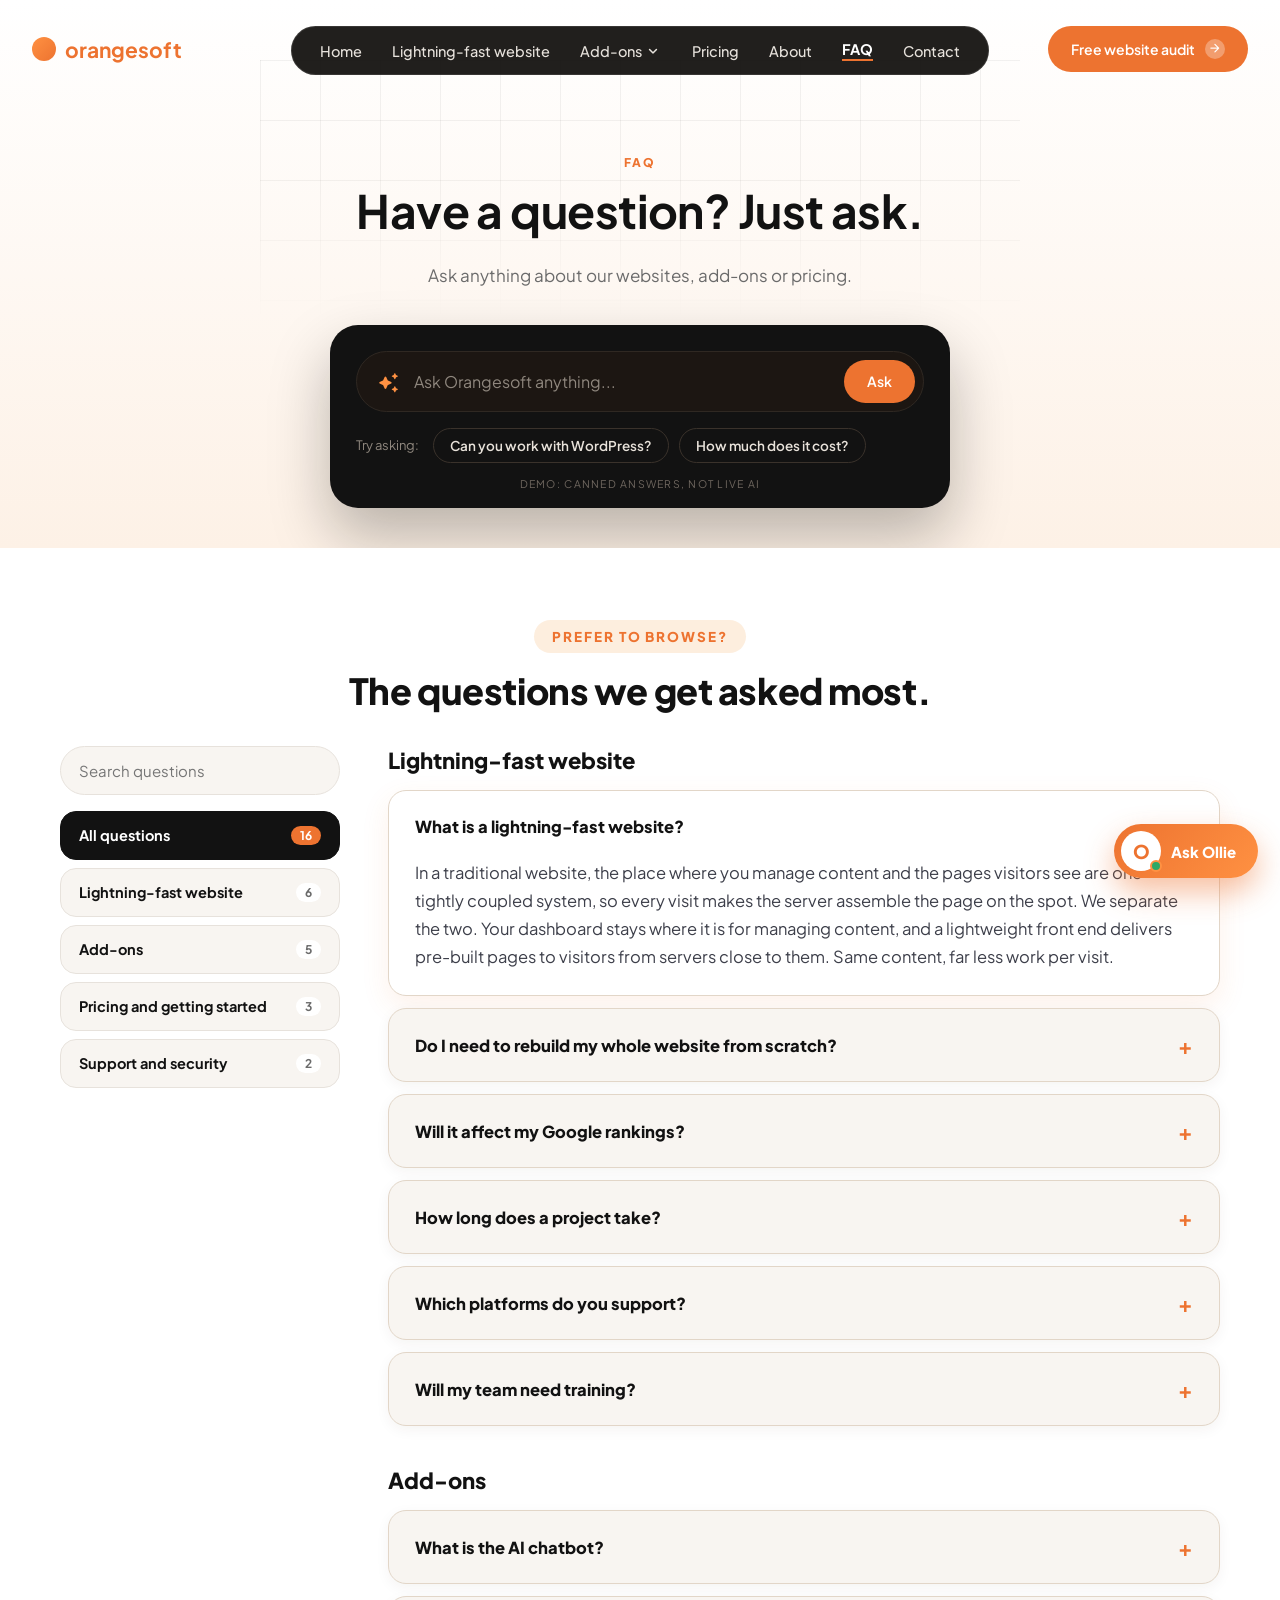
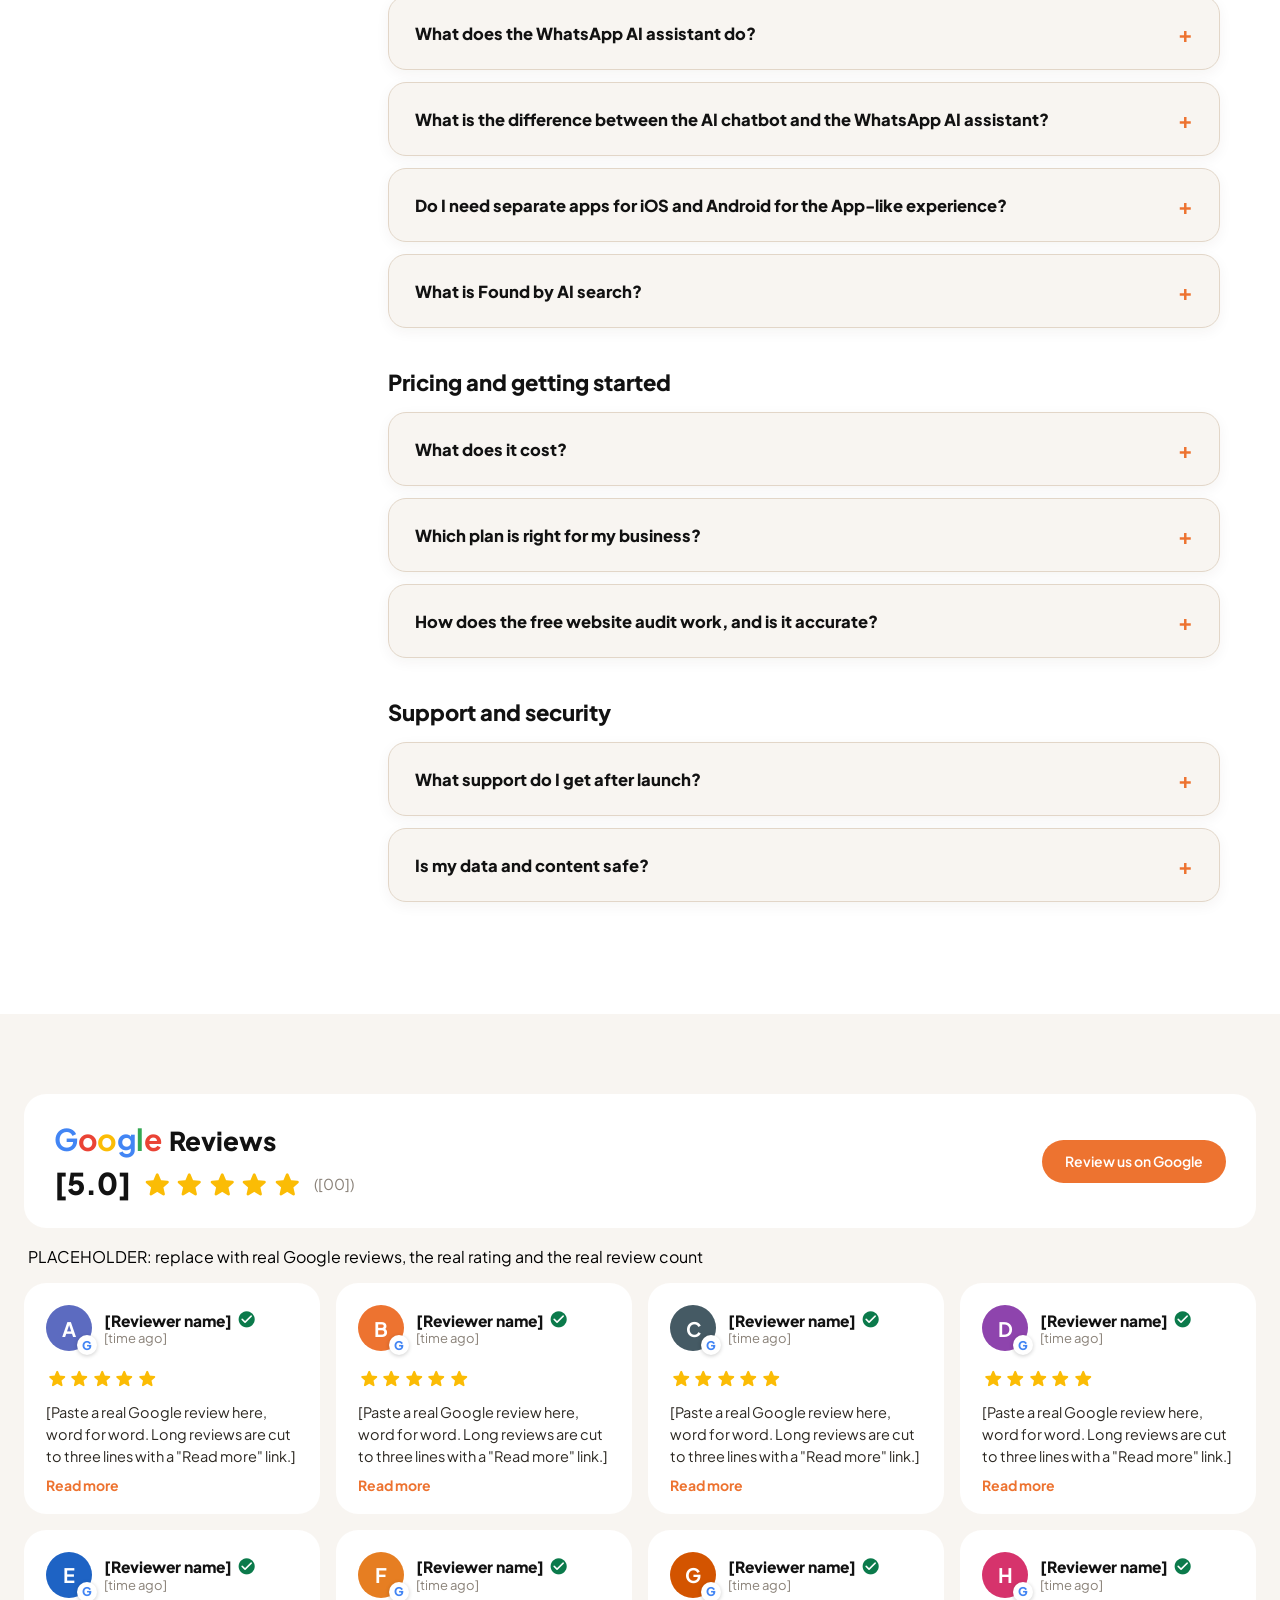
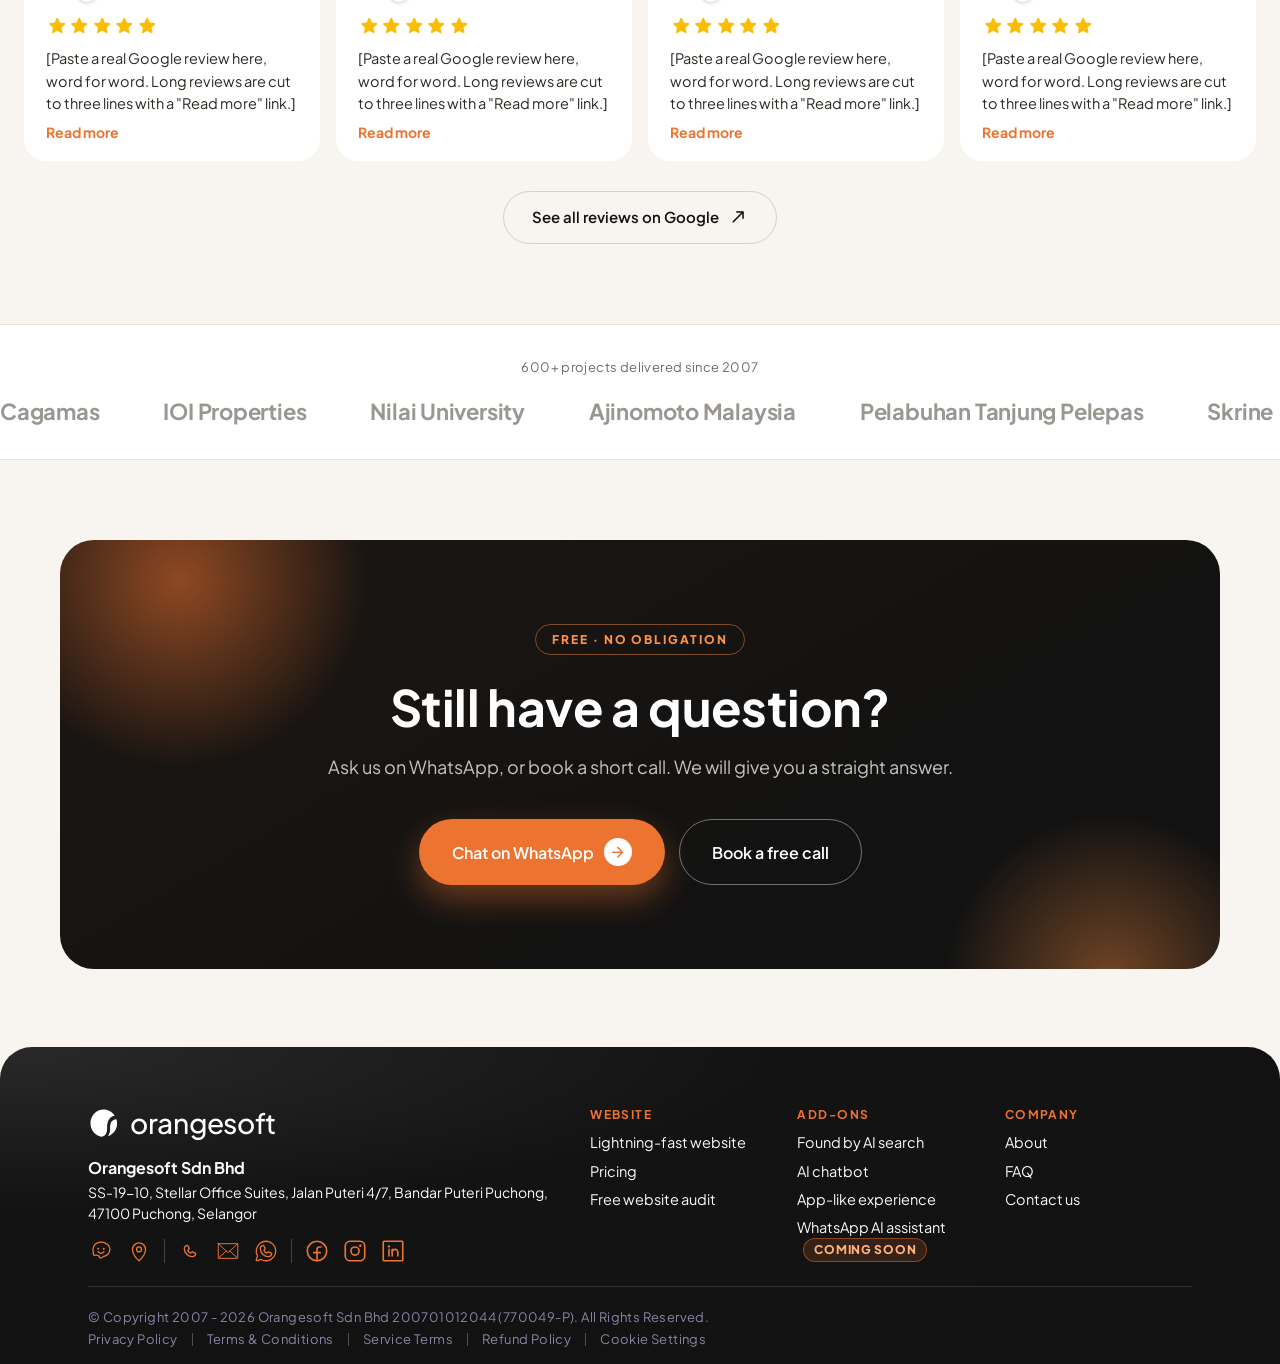
<file: faq-page.html>
<!DOCTYPE html>
<html lang="en">
<head>
<link rel="preconnect" href="https://fonts.googleapis.com">
<link rel="preconnect" href="https://fonts.gstatic.com" crossorigin>
<link href="https://fonts.googleapis.com/css2?family=Plus+Jakarta+Sans:wght@400;500;600;700;800&display=swap" rel="stylesheet">
<link rel="preconnect" href="https://fonts.googleapis.com"><link href="https://fonts.googleapis.com/icon?family=Material+Icons+Round" rel="stylesheet">
<meta name="viewport" content="width=device-width, initial-scale=1">
<meta charset="UTF-8">
<title>FAQ — Mockup</title>
<meta name="description" content="Answers about Lightning-fast (headless) websites, platforms, add-ons, pricing, timelines and support.">
<link rel="stylesheet" href="assets/css/orangesoft.css">
<style>

  :root{
    --orange:#ed7330;
    --orange-dark:#c9631d;
    --orange-light:#ff9142;
    --dark:#121212;
    --cream:#f8f5f1;
    --gray:#6b6b6b;
    --border:#e7e2dc;
  }
  *{box-sizing:border-box;margin:0;padding:0;}
  body{font-family:"Plus Jakarta Sans",-apple-system,BlinkMacSystemFont,"Segoe UI",Roboto,Helvetica,Arial,sans-serif;background:#fff;}
  .label-row{text-align:center;padding:18px 0 6px;font-size:12px;letter-spacing:.12em;text-transform:uppercase;color:var(--gray);font-weight:700;}
  a{color:inherit;}

  /* ---------- HEADER / NAV (shared component) ---------- */
  .site-header{position:absolute;top:0;left:0;right:0;z-index:20;padding:26px 32px;display:flex;align-items:center;justify-content:space-between;}
  .site-logo{display:flex;align-items:center;gap:9px;font-size:21px;font-weight:700;color:var(--orange);text-decoration:none;}
  .site-logo .logo-dot{width:24px;height:24px;border-radius:50%;background:linear-gradient(135deg,var(--orange-light),var(--orange));flex-shrink:0;}
  .nav-pill{position:absolute;left:50%;top:26px;transform:translateX(-50%);display:flex;align-items:center;gap:30px;background:rgba(15,12,10,.92);border:1px solid rgba(255,255,255,.1);padding:13px 28px;border-radius:999px;}
  .nav-pill a{color:#e7e2dc;font-size:14.5px;font-weight:500;text-decoration:none;white-space:nowrap;}
  .nav-pill a:hover{color:#fff;}
  .nav-menu-btn{width:44px;height:44px;border-radius:50%;border:1px solid var(--border);background:#fff;display:none;align-items:center;justify-content:center;color:#121212;}
  @media (max-width:900px){ .nav-pill{display:none;} .nav-menu-btn{display:flex;} }
  .header-right{display:flex;align-items:center;gap:14px;}
  .header-cta{display:inline-flex;align-items:center;gap:8px;background:var(--orange);color:#fff;font-size:14px;font-weight:700;padding:11px 20px;border-radius:999px;text-decoration:none;white-space:nowrap;}
  .header-cta:hover{background:var(--orange-dark);}
  .header-cta .arrow{display:inline-flex;align-items:center;justify-content:center;width:20px;height:20px;border-radius:50%;background:rgba(255,255,255,.3);font-size:11px;}
  @media (max-width:480px){ .header-cta{padding:9px 14px;font-size:13px;} .header-cta .arrow{display:none;} }

  /* ---------- PAGE HERO ---------- */
  .page-hero{
    position:relative;
    padding:150px 24px 70px;
    text-align:center;
    background:linear-gradient(180deg,#fff 0%,#fdf1e6 100%);
    overflow:hidden;
  }
  .grid-overlay{
    position:absolute;top:60px;left:50%;transform:translateX(-50%);
    width:760px;max-width:90%;height:260px;
    background-image:
      linear-gradient(to right, rgba(0,0,0,.05) 1px, transparent 1px),
      linear-gradient(to bottom, rgba(0,0,0,.05) 1px, transparent 1px);
    background-size:60px 60px;
    mask-image:linear-gradient(to bottom, black 40%, transparent 100%);
    pointer-events:none;
  }
  .page-hero-inner{position:relative;max-width:760px;margin:0 auto;}
  .page-hero h1{font-size:44px;font-weight:800;color:#121212;line-height:1.2;margin-bottom:24px;}
  .page-hero p{font-size:17px;line-height:1.65;color:var(--gray);max-width:640px;margin:0 auto;}

  .btn{display:inline-flex;align-items:center;gap:10px;padding:16px 28px;border-radius:999px;font-size:15px;font-weight:600;text-decoration:none;border:1px solid transparent;}
  .btn-primary{background:var(--orange);color:#fff;}
  .btn-primary .arrow{display:inline-flex;align-items:center;justify-content:center;width:26px;height:26px;border-radius:50%;background:#fff;color:var(--orange);font-size:14px;}
  .btn-outline{background:transparent;color:#121212;border:1px solid #d8cfc4;}
  .cta-row-center{display:flex;gap:14px;justify-content:center;flex-wrap:wrap;}
  /* ---------- LIVE DEMO SECTION ---------- */
  .demo-section{
    padding:80px 24px;
    background:linear-gradient(180deg,#fdf1e6 0%,#fbe4cf 100%);
  }
  .demo-section .section-header{max-width:680px;margin:0 auto 50px;text-align:center;}
  .demo-section .section-heading{font-size:34px;font-weight:800;color:#121212;margin-bottom:16px;line-height:1.2;}
  .demo-section .section-desc{font-size:16px;line-height:1.6;color:#5a5248;}
  .demo-wrap{max-width:1000px;margin:0 auto;}
  .demo-vs{
    text-align:center;font-size:13px;font-weight:800;letter-spacing:.08em;
    text-transform:uppercase;color:var(--orange-dark);margin-bottom:22px;
  }
  .demo-run{text-align:center;margin-bottom:36px;}
  .demo-run .btn{background:#161311;color:#fff;}
  .demo-grid{display:grid;grid-template-columns:1fr 1fr;gap:22px;}
  @media (max-width:800px){ .demo-grid{grid-template-columns:1fr;} }
  .demo-card{border:1px solid var(--border);border-radius:22px;padding:0;overflow:hidden;background:#fff;}
  .demo-head{display:flex;align-items:center;justify-content:space-between;gap:10px;padding:22px 24px;}
  .demo-head .d-label{font-size:16px;font-weight:700;color:#121212;}
  .demo-url{font-family:ui-monospace,Menlo,monospace;font-size:12px;color:#6b6b6b;border:1px solid var(--border);border-radius:8px;padding:8px 12px;max-width:220px;white-space:nowrap;overflow:hidden;text-overflow:ellipsis;}
  .demo-body{background:#f2efeb;padding:22px 24px 26px;}
  .demo-progress{height:8px;border-radius:4px;background:#e7e2dc;margin-bottom:10px;overflow:hidden;}
  .demo-progress span{display:block;height:100%;width:0%;background:var(--orange);}
  .demo-timer{font-family:ui-monospace,Menlo,monospace;font-size:13px;font-weight:700;color:#50525f;margin-bottom:16px;}
  .demo-preview{
    height:260px;border-radius:14px;background:#f8f5f1;border:1px dashed var(--border);
    display:flex;flex-direction:column;align-items:center;justify-content:center;gap:12px;color:#a89f94;
  }
  .demo-preview .play-icon{width:52px;height:52px;border-radius:50%;background:#fff;box-shadow:0 6px 16px rgba(0,0,0,.08);display:flex;align-items:center;justify-content:center;color:#b9b2a9;}

  /* ---------- NEW SECTIONS ---------- */
  .section-header{max-width:720px;margin:0 auto 50px;text-align:center;}
  .section-heading{font-size:36px;font-weight:800;color:#121212;margin-bottom:16px;line-height:1.2;}
  .section-desc{font-size:16.5px;line-height:1.65;color:var(--gray);}
  .eyebrow,.pill-label{display:inline-block;font-size:12px;font-weight:800;letter-spacing:.14em;color:var(--orange);margin-bottom:14px;}
  .page-hero h1{font-size:46px;}
  .explain-section{background:#fff;padding:90px 24px;}
  .explain-grid{max-width:1040px;margin:0 auto 50px;display:grid;grid-template-columns:1fr auto 1fr auto 1fr;gap:16px;align-items:center;}
  @media (max-width:860px){ .explain-grid{grid-template-columns:1fr;} .explain-arrow{transform:rotate(90deg);text-align:center;} }
  .explain-step{background:var(--cream);border:1px solid var(--border);border-radius:22px;padding:28px 24px;height:100%;}
  .ex-num,.proc-num{width:38px;height:38px;border-radius:50%;background:var(--orange);color:#fff;font-weight:800;display:flex;align-items:center;justify-content:center;margin-bottom:16px;}
  .explain-step h3,.proc-card h3{font-size:18px;font-weight:700;color:#121212;margin-bottom:8px;}
  .explain-step p,.proc-card p{font-size:14.5px;line-height:1.55;color:var(--gray);}
  .explain-arrow{font-size:26px;color:var(--orange);font-weight:700;}
  .explain-visual{max-width:760px;margin:0 auto;text-align:center;}
  .explain-visual img{max-width:100%;height:auto;}
  .outcomes-section{background:var(--cream);padding:90px 24px;}
  .outcome-grid{max-width:1160px;margin:0 auto 40px;display:grid;grid-template-columns:repeat(4,1fr);gap:20px;}
  @media (max-width:1000px){ .outcome-grid{grid-template-columns:repeat(2,1fr);} }
  @media (max-width:560px){ .outcome-grid{grid-template-columns:1fr;} }
  .outcome-card{background:#fff;border:1px solid var(--border);border-radius:22px;padding:30px 26px;}
  .icon-badge{width:60px;height:60px;border-radius:16px;background:linear-gradient(160deg,#fde3cd,#fbeee2);display:flex;align-items:center;justify-content:center;margin-bottom:22px;}
  .icon-badge svg{width:28px;height:28px;}
  .outcome-card h3{font-size:19px;font-weight:700;color:#121212;margin-bottom:10px;}
  .outcome-card p{font-size:14.5px;line-height:1.6;color:var(--gray);}
  .tech-details{max-width:900px;margin:0 auto;background:#fff;border:1px solid var(--border);border-radius:18px;padding:6px 24px;}
  .tech-details summary,.qa summary{cursor:pointer;font-weight:700;color:#121212;padding:16px 0;list-style:none;display:flex;justify-content:space-between;align-items:center;}
  .tech-details summary::-webkit-details-marker,.qa summary::-webkit-details-marker{display:none;}
  .tech-details summary::after,.qa summary::after{content:"+";font-size:22px;color:var(--orange);font-weight:700;}
  .tech-details[open] summary::after,.qa[open] summary::after{content:"–";}
  .tech-grid{display:grid;grid-template-columns:1fr 1fr;gap:18px 30px;padding:6px 0 20px;}
  @media (max-width:760px){ .tech-grid{grid-template-columns:1fr;} }
  .tech-grid b{display:block;font-size:14.5px;color:#121212;margin-bottom:4px;}
  .tech-grid span{font-size:14px;line-height:1.55;color:var(--gray);}
  .cms-section{background:#fff;padding:90px 24px;}
  .cms-chips{max-width:900px;margin:0 auto;display:flex;flex-wrap:wrap;justify-content:center;gap:14px;}
  .cms-chips span{font-size:17px;font-weight:700;color:#121212;background:var(--cream);border:1px solid var(--border);border-radius:999px;padding:14px 26px;}
  .process-section{background:var(--cream);padding:90px 24px;}
  .process-grid{max-width:1160px;margin:0 auto;display:grid;grid-template-columns:repeat(4,1fr);gap:20px;}
  @media (max-width:1000px){ .process-grid{grid-template-columns:repeat(2,1fr);} }
  @media (max-width:560px){ .process-grid{grid-template-columns:1fr;} }
  .proc-card{background:#fff;border:1px solid var(--border);border-radius:22px;padding:28px 24px;}
  .qa-section{background:#fff;padding:90px 24px;}
  .qa-list{max-width:820px;margin:0 auto;display:flex;flex-direction:column;gap:12px;}
  .qa{border:1px solid var(--border);border-radius:16px;padding:2px 24px;background:var(--cream);}
  .qa summary{font-size:17px;}
  .qa p{font-size:15px;line-height:1.65;color:var(--gray);padding:0 0 18px;}
  .qa a{color:var(--orange);font-weight:700;}
  .proof2-section{background:var(--cream);padding:90px 24px 70px;text-align:center;}
  .proof2-stats{max-width:960px;margin:0 auto 60px;display:grid;grid-template-columns:1fr 1fr;gap:20px;text-align:left;}
  @media (max-width:760px){ .proof2-stats{grid-template-columns:1fr;} }
  .p2-stat{background:var(--dark);border-radius:24px;padding:34px 30px;display:flex;gap:22px;align-items:center;}
  .p2-num{font-size:56px;font-weight:800;color:var(--orange-light);line-height:1;flex-shrink:0;}
  .p2-txt{font-size:16px;font-weight:700;color:#fff;line-height:1.4;}
  .p2-txt small{display:block;font-size:12px;font-weight:500;color:#8f877e;margin-top:8px;}
  .t-label{font-size:16px;color:#50525f;margin-bottom:28px;}
  .trust-logos{max-width:900px;margin:0 auto;display:flex;justify-content:center;align-items:center;gap:20px 48px;flex-wrap:wrap;}
  .trust-logos span{font-size:20px;font-weight:700;color:#2c2822;opacity:.55;}
  .final-cta{background:#fff;padding:80px 24px 90px;}
  .final-cta-inner{position:relative;max-width:1160px;margin:0 auto;border-radius:34px;padding:84px 32px;text-align:center;overflow:hidden;background:linear-gradient(150deg,#1c1612 0%,#121212 70%);}
  .fc-orb{position:absolute;border-radius:50%;pointer-events:none;}
  .fc-orb-1{width:520px;height:520px;left:-140px;top:-220px;background:radial-gradient(closest-side,rgba(237,115,48,.55),transparent 72%);}
  .fc-orb-2{width:460px;height:460px;right:-120px;bottom:-240px;background:radial-gradient(closest-side,rgba(255,145,66,.40),transparent 72%);}
  .fc-content{position:relative;z-index:1;max-width:760px;margin:0 auto;}
  .fc-eyebrow{display:inline-block;font-size:12px;font-weight:800;letter-spacing:.16em;color:var(--orange-light);border:1px solid rgba(255,145,66,.45);border-radius:999px;padding:7px 16px;margin-bottom:24px;}
  .final-cta h2{font-size:48px;line-height:1.12;font-weight:800;color:#fff;margin-bottom:18px;}
  .final-cta p{font-size:18px;line-height:1.6;color:#c9c3bc;margin-bottom:38px;}
  .fc-btn{padding:18px 32px;font-size:16px;box-shadow:0 14px 32px rgba(237,115,48,.4);}
  .fc-link{display:inline-block;margin-top:22px;font-size:15px;font-weight:600;color:#c9c3bc;text-decoration:none;}
  .fc-link:hover{color:#fff;text-decoration:underline;}
  @media (max-width:700px){ .final-cta h2{font-size:32px;} .final-cta-inner{padding:60px 22px;} .page-hero h1{font-size:34px;} .section-heading{font-size:28px;} }

  /* ---------- FOOTER (shared) ---------- */
  .site-footer{background:#fff;padding:70px 24px 0;}
  .footer-top{max-width:1160px;margin:0 auto;display:grid;grid-template-columns:1.6fr 1fr 1fr 1fr;gap:40px;padding-bottom:56px;}
  @media (max-width:800px){ .footer-top{grid-template-columns:1fr 1fr;} }
  .footer-brand .f-logo{display:flex;align-items:center;gap:10px;font-size:26px;font-weight:700;color:var(--orange);margin-bottom:18px;}
  .footer-brand .f-logo .f-dot{width:30px;height:30px;border-radius:50%;background:var(--orange);}
  .footer-brand p{font-size:14px;line-height:1.6;color:#6b6b6b;max-width:320px;}
  .footer-col-label{font-size:14px;color:#9c9088;margin-bottom:18px;}
  .footer-col a{display:block;font-size:15px;font-weight:600;color:#121212;text-decoration:none;margin-bottom:14px;}
  .footer-social{display:flex;gap:12px;margin-top:4px;}
  .footer-social a{width:38px;height:38px;border-radius:50%;border:1px solid var(--border);display:flex;align-items:center;justify-content:center;color:#50525f;}
  .footer-watermark{background:linear-gradient(160deg,#fde3cd,#fff);overflow:hidden;padding:20px 0;}
  .footer-watermark span{display:block;text-align:center;white-space:nowrap;font-size:140px;font-weight:800;letter-spacing:-.02em;color:transparent;-webkit-text-stroke:1.5px rgba(237,115,48,.35);}
  .footer-bottom{max-width:1160px;margin:0 auto;padding:22px 0;display:flex;justify-content:space-between;align-items:center;border-top:1px solid var(--border);font-size:13px;color:#9c9088;}
  .footer-bottom a{color:#9c9088;text-decoration:none;}
  .back-to-top{
    display:flex;align-items:center;gap:10px;
  }
  .back-to-top .btt-circle{
    width:34px;height:34px;border-radius:50%;background:#161311;color:#fff;
    display:flex;align-items:center;justify-content:center;
  }
  .wa-float{position:fixed;right:22px;bottom:22px;z-index:50;display:flex;align-items:center;gap:10px;background:#25d366;color:#fff;font-weight:700;font-size:14px;padding:13px 20px;border-radius:999px;text-decoration:none;box-shadow:0 10px 24px rgba(0,0,0,.2);}
  .wa-float svg{width:20px;height:20px;}

  /* ---------- SOLID PASS ---------- */
  .explain-section,.outcomes-section,.process-section,.qa-section{padding:64px 24px;}
  .proof2-section{padding:56px 24px 56px;}
  .section-header{margin-bottom:34px;}
  .page-hero{padding-bottom:40px;}
  .statbar{background:var(--dark);padding:0 24px;}
  .statbar-inner{max-width:1160px;margin:0 auto;display:grid;grid-template-columns:repeat(3,1fr);}
  .sb{padding:34px 28px;border-left:1px solid #2a2420;}
  .sb:first-child{border-left:0;}
  .sb b{display:block;font-size:52px;font-weight:800;color:var(--orange-light);line-height:1;margin-bottom:10px;}
  .sb span{display:block;font-size:15.5px;font-weight:600;color:#fff;line-height:1.4;}
  .sb small{display:block;font-size:12px;color:#8f877e;margin-top:8px;}
  @media (max-width:760px){ .statbar-inner{grid-template-columns:1fr;} .sb{border-left:0;border-top:1px solid #2a2420;} .sb:first-child{border-top:0;} }
  .cmp{max-width:1040px;margin:0 auto 36px;display:grid;grid-template-columns:1fr 1fr;gap:20px;}
  @media (max-width:760px){ .cmp{grid-template-columns:1fr;} }
  .cmp-col{border-radius:24px;padding:32px 30px;}
  .cmp-old{background:var(--cream);border:1px solid var(--border);}
  .cmp-new{background:var(--dark);box-shadow:0 24px 50px rgba(11,9,8,.25);}
  .cmp-tag{font-size:12px;font-weight:800;letter-spacing:.14em;margin-bottom:20px;color:var(--gray);}
  .cmp-new .cmp-tag{color:var(--orange-light);}
  .cmp ul{list-style:none;display:flex;flex-direction:column;gap:16px;}
  .cmp li{display:flex;gap:14px;align-items:flex-start;font-size:16px;font-weight:600;line-height:1.45;color:#3a352f;}
  .cmp-new li{color:#fff;}
  .cmp li i{font-style:normal;flex-shrink:0;width:26px;height:26px;border-radius:50%;display:flex;align-items:center;justify-content:center;font-size:13px;font-weight:800;background:#ece6df;color:#9a9188;}
  .cmp-new li i{background:var(--orange);color:#fff;}
  .outcome-card{background:var(--dark);border:0;border-radius:22px;padding:30px 26px;}
  .oc-big{font-size:30px;font-weight:800;color:var(--orange-light);margin-bottom:14px;line-height:1;}
  .outcome-card h3{color:#fff;}
  .outcome-card p{color:#b9b2aa;}
  .cms-row{max-width:1060px;margin:34px auto 0;display:flex;align-items:center;gap:20px;flex-wrap:wrap;justify-content:center;background:#fff;border:1px solid var(--border);border-radius:22px;padding:20px 26px;}
  .cms-label{font-size:12px;font-weight:800;letter-spacing:.14em;color:var(--orange);}
  .cms-row .cms-chips{gap:10px;}
  .cms-row .cms-chips span{font-size:15px;padding:10px 20px;}
  .final-cta{padding:56px 24px 72px;}

  .hero-split{max-width:1160px;display:grid;grid-template-columns:1.05fr .95fr;gap:40px;align-items:center;text-align:left;}
  .hero-split h1{font-size:44px;}
  .hero-btns{display:flex;gap:14px;flex-wrap:wrap;margin-top:32px;}
  .hero-img img{width:100%;height:auto;display:block;filter:drop-shadow(0 24px 40px rgba(201,99,29,.18));}
  @media (max-width:900px){ .hero-split{grid-template-columns:1fr;text-align:center;} .hero-btns{justify-content:center;} .hero-split h1{font-size:34px;} }

  .bf-grid{max-width:1160px;margin:0 auto;display:grid;grid-template-columns:repeat(3,1fr);gap:20px;}
  .bf-card{background:#fff;border:1px solid var(--border);border-radius:24px;padding:32px 28px;}
  .bf-wide{grid-column:span 2;}
  .bf-dark{background:var(--dark);border-color:var(--dark);}
  .bf-icon{width:52px;height:52px;border-radius:14px;background:linear-gradient(160deg,#fde3cd,#fbeee2);color:var(--orange);display:flex;align-items:center;justify-content:center;margin-bottom:20px;}
  .bf-dark .bf-icon{background:rgba(237,115,48,.18);color:var(--orange-light);}
  .bf-icon svg{width:26px;height:26px;}
  .bf-tag{font-size:12px;font-weight:800;letter-spacing:.14em;color:var(--orange);margin-bottom:10px;}
  .bf-card h3{font-size:22px;font-weight:800;line-height:1.25;color:#121212;margin-bottom:10px;}
  .bf-card p{font-size:15px;line-height:1.6;color:var(--gray);}
  .bf-dark .bf-tag{color:var(--orange-light);} .bf-dark h3{color:#fff;} .bf-dark p{color:#b9b2aa;}
  @media (max-width:900px){ .bf-grid{grid-template-columns:1fr 1fr;} }
  @media (max-width:600px){ .bf-grid{grid-template-columns:1fr;} .bf-wide{grid-column:auto;} }

  .sb-lead{max-width:1160px;margin:0 auto;padding:30px 28px 0;font-size:12px;font-weight:800;letter-spacing:.16em;color:var(--orange-light);}
  .statbar-inner .sb{padding-top:22px;}
  .cmp-h{font-size:24px;font-weight:800;line-height:1.25;margin-bottom:12px;color:#121212;}
  .cmp-new .cmp-h{color:#fff;}
  .cmp-p{font-size:16px;line-height:1.65;color:#5a544d;}
  .cmp-new .cmp-p{color:#c9c3bc;}
  .explain-note{max-width:760px;margin:0 auto;text-align:center;font-size:17px;line-height:1.6;color:#50525f;}
  .explain-note b{color:var(--orange);}
  .bg-grid{max-width:1160px;margin:0 auto 20px;display:grid;grid-template-columns:1fr 1fr;gap:20px;}
  @media (max-width:860px){ .bg-grid{grid-template-columns:1fr;} }
  .bg-card{background:#fff;border:1px solid var(--border);border-radius:24px;padding:32px 30px;}
  .bg-title{display:flex;align-items:center;gap:12px;font-size:24px;font-weight:800;color:#121212;margin-bottom:8px;}
  .bg-ic{width:44px;height:44px;border-radius:12px;background:linear-gradient(160deg,#fde3cd,#fbeee2);display:flex;align-items:center;justify-content:center;font-size:20px;}
  .bg-item{padding:20px 0;border-top:1px solid var(--border);}
  .bg-title+.bg-item{margin-top:14px;}
  .bg-tag{font-size:11.5px;font-weight:800;letter-spacing:.14em;color:var(--orange);margin-bottom:6px;}
  .bg-item h4{font-size:18px;font-weight:800;color:#121212;margin-bottom:6px;}
  .bg-item p{font-size:14.5px;line-height:1.6;color:var(--gray);}
  .bg-strip{max-width:1160px;margin:0 auto;background:var(--dark);border-radius:24px;padding:30px 34px;display:grid;grid-template-columns:1fr 1.4fr;gap:30px;align-items:center;}
  @media (max-width:860px){ .bg-strip{grid-template-columns:1fr;} }
  .bg-strip h4{font-size:24px;font-weight:800;color:#fff;}
  .bg-strip .bg-tag{color:var(--orange-light);}
  .bg-strip p{font-size:15.5px;line-height:1.6;color:#c9c3bc;}

  /* ---------- CLEAR LAYOUT PASS ---------- */
  .step-section{padding:72px 24px;}
  .bg-white{background:#fff;} .bg-cream{background:var(--cream);}
  .step-tag{display:inline-block;font-size:12px;font-weight:800;letter-spacing:.14em;color:var(--orange);background:#fdeede;border-radius:999px;padding:7px 16px;margin-bottom:16px;}
  .stat-panel{background:var(--dark);border-radius:28px;max-width:1060px;margin:0 auto;overflow:hidden;}
  .statbar{display:none;}
  .flow{max-width:1040px;margin:0 auto 36px;display:grid;grid-template-columns:1fr auto 1fr auto 1fr;gap:14px;align-items:stretch;}
  @media (max-width:860px){ .flow{grid-template-columns:1fr;} .flow-arrow{transform:rotate(90deg);text-align:center;} }
  .flow-card{background:#fff;border:1px solid var(--border);border-radius:22px;padding:26px 24px;}
  .flow-n{width:36px;height:36px;border-radius:50%;background:var(--orange);color:#fff;font-weight:800;display:flex;align-items:center;justify-content:center;margin-bottom:14px;}
  .flow-card h3{font-size:18px;font-weight:700;color:#121212;margin-bottom:8px;}
  .flow-card p{font-size:14.5px;line-height:1.55;color:var(--gray);}
  .flow-arrow{align-self:center;font-size:26px;font-weight:700;color:var(--orange);}
  .jargon{max-width:720px;margin:30px auto 0;text-align:center;font-size:15.5px;color:#5a5248;background:#fff;border:1px dashed #e0b793;border-radius:14px;padding:14px 20px;}
  .jargon b{color:var(--orange-dark);}
  .grp-grid{max-width:1160px;margin:0 auto;display:grid;grid-template-columns:repeat(3,1fr);gap:20px;align-items:stretch;}
  @media (max-width:980px){ .grp-grid{grid-template-columns:1fr;} }
  .grp{background:var(--cream);border:1px solid var(--border);border-radius:26px;padding:28px 26px;}
  .grp-dark{background:var(--dark);border-color:var(--dark);}
  .grp-head{display:flex;align-items:center;gap:12px;font-size:20px;font-weight:800;color:#121212;margin-bottom:22px;}
  .grp-head span{width:34px;height:34px;border-radius:50%;background:var(--orange);color:#fff;font-size:15px;display:flex;align-items:center;justify-content:center;}
  .grp-dark .grp-head{color:#fff;}
  .grp ul{list-style:none;display:flex;flex-direction:column;gap:20px;}
  .grp li{display:flex;gap:14px;align-items:flex-start;}
  .gi{flex-shrink:0;width:40px;height:40px;border-radius:12px;background:#fff;color:var(--orange);display:flex;align-items:center;justify-content:center;border:1px solid var(--border);}
  .gi svg{width:20px;height:20px;}
  .grp-dark .gi{background:rgba(237,115,48,.18);border-color:transparent;color:var(--orange-light);}
  .grp li b{display:block;font-size:16px;color:#121212;margin-bottom:4px;}
  .grp li p{font-size:14.5px;line-height:1.55;color:var(--gray);}
  .grp-dark li b{color:#fff;} .grp-dark li p{color:#b9b2aa;}
  .grp-note{margin-top:22px;font-size:14.5px;line-height:1.55;color:#d8d2ca;border-top:1px solid #2a2420;padding-top:18px;}
  .grp-link{display:inline-block;margin-top:14px;font-weight:700;color:var(--orange-light);text-decoration:none;}
  .sc{max-width:900px;margin:0 auto;display:grid;grid-template-columns:1fr 1fr;gap:20px;}
  @media (max-width:700px){ .sc{grid-template-columns:1fr;} }
  .sc-col{background:#fff;border:1px solid var(--border);border-radius:24px;padding:28px;}
  .sc-new{background:var(--dark);border-color:var(--dark);}
  .sc-tag{font-size:12px;font-weight:800;letter-spacing:.14em;color:var(--gray);margin-bottom:18px;}
  .sc-new .sc-tag{color:var(--orange-light);}
  .sc ul{list-style:none;display:flex;flex-direction:column;gap:14px;}
  .sc li{display:flex;gap:12px;align-items:center;font-size:16px;font-weight:600;color:#2c2822;}
  .sc-new li{color:#fff;}
  .sc li i{font-style:normal;width:26px;text-align:center;color:var(--orange);font-weight:800;}
  .process-section{background:#fff;} .qa-section{background:var(--cream);} .proof2-section{background:#fff;} .final-cta{background:var(--cream);}
  .qa{background:#fff;}
  .cms-row{background:var(--cream);}
  .hero-note{margin-top:18px;font-size:14px;color:#7a7168;}

  .faq2-grid{max-width:860px;margin:0 auto;display:block;}
  @media (max-width:900px){ .faq2-grid{grid-template-columns:1fr;gap:34px;} }
  .faq2-side{position:sticky;top:24px;}
  @media (max-width:900px){ .faq2-side{position:static;} }
  .faq2-side .section-heading{font-size:34px;}
  .faq2-card{margin-top:28px;background:var(--dark);border-radius:24px;padding:28px;display:flex;flex-direction:column;gap:12px;}
  .faq2-card b{color:#fff;font-size:19px;}
  .faq2-card span{color:#b9b2aa;font-size:14.5px;line-height:1.5;}
  .faq2-card .btn{justify-content:center;margin-top:6px;}
  .faq2-wa{color:var(--orange-light);font-weight:600;font-size:14.5px;text-decoration:none;}
  .faq2 .qa-list{max-width:none;margin:0;gap:14px;}
  .faq2 .qa{background:var(--cream);border:1px solid var(--border);border-radius:18px;padding:4px 26px;}
  .faq2 .qa[open]{background:#fff;border-color:var(--orange);box-shadow:0 10px 28px rgba(237,115,48,.10);}
  .faq2 .qa summary{font-size:17px;padding:20px 0;}
  .faq2 .qa-body p{font-size:15.5px;line-height:1.7;color:#50525f;padding:0 0 22px;}
  .faq2 .qa a{color:var(--orange);font-weight:700;}
  .proof2-section{background:var(--cream);} .final-cta{background:#fff;}
  .faq2-card{padding:34px 30px;gap:14px;background:linear-gradient(150deg,#1c1612,#121212);box-shadow:0 20px 44px rgba(11,9,8,.25);}
  .faq2-card b{font-size:26px;line-height:1.2;}
  .faq2-card .fc-eyebrow{align-self:flex-start;font-size:11px;margin-bottom:4px;color:var(--orange-light);}
  .faq2-card .btn{padding:16px 24px;}
  .proof2-section{background:var(--cream);}
  /* ---------- MARQUEE ---------- */
  .marquee-section{
    background:#fff;
    border-top:1px solid var(--border);
    border-bottom:1px solid var(--border);
    padding:34px 0;
    overflow:hidden;
  }
  .marquee-caption{
    text-align:center;
    font-size:13px;
    color:var(--gray);
    margin-bottom:22px;
    letter-spacing:.03em;
  }
  .marquee-track{
    display:flex;
    width:max-content;
    animation:scroll 26s linear infinite;
  }
  .marquee-track:hover{animation-play-state:paused;}
  @keyframes scroll{
    0%{transform:translateX(0);}
    100%{transform:translateX(-50%);}
  }
  .logo-set{
    display:flex;
    align-items:center;
    gap:64px;
    padding-right:64px;
  }
  .logo-chip{
    font-size:22px;
    font-weight:700;
    color:#20180f;
    opacity:.45;
    white-space:nowrap;
    letter-spacing:-.01em;
  }


  .final-cta{background:var(--cream);padding:80px 24px 90px;}
  .final-cta-inner{position:relative;max-width:1160px;margin:0 auto;border-radius:34px;padding:88px 32px;text-align:center;overflow:hidden;background:linear-gradient(150deg,#1c1612 0%,#121212 70%);}
  .fc-orb{position:absolute;border-radius:50%;pointer-events:none;}
  .fc-orb-1{width:520px;height:520px;left:-140px;top:-220px;background:radial-gradient(closest-side,rgba(237,115,48,.55),transparent 72%);}
  .fc-orb-2{width:460px;height:460px;right:-120px;bottom:-240px;background:radial-gradient(closest-side,rgba(255,145,66,.40),transparent 72%);}
  .fc-content{position:relative;z-index:1;max-width:780px;margin:0 auto;}
  .fc-eyebrow{display:inline-block;font-size:12px;font-weight:800;letter-spacing:.16em;color:var(--orange-light);border:1px solid rgba(255,145,66,.45);border-radius:999px;padding:7px 16px;margin-bottom:24px;}
  .final-cta h2{font-size:52px;line-height:1.1;font-weight:800;color:#fff;margin-bottom:20px;letter-spacing:-.01em;}
  .final-cta p{font-size:18px;line-height:1.6;color:#c9c3bc;margin:0 auto 38px;max-width:640px;}
  .fc-actions{display:flex;gap:14px;justify-content:center;flex-wrap:wrap;}
  .fc-btn{padding:18px 32px;font-size:16px;box-shadow:0 14px 32px rgba(237,115,48,.4);}
  .fc-btn-ghost{display:inline-flex;align-items:center;gap:10px;padding:18px 30px;border-radius:999px;font-size:16px;font-weight:600;text-decoration:none;color:#fff;border:1.5px solid rgba(255,255,255,.4);transition:background .15s ease,border-color .15s ease;}
  .fc-btn-ghost:hover{background:rgba(255,255,255,.1);border-color:#fff;}
  .fc-points{list-style:none;display:flex;gap:10px 28px;justify-content:center;flex-wrap:wrap;margin-top:34px;padding-top:26px;border-top:1px solid rgba(255,255,255,.12);}
  .fc-points li{font-size:14.5px;font-weight:600;color:#d8d2ca;}
  @media (max-width:700px){ .final-cta h2{font-size:34px;} .final-cta-inner{padding:60px 22px;} .final-cta p{font-size:16px;} }

  /* ---------- ADD-ONS PAGE ---------- */
  .jump{margin-top:22px;font-size:13.5px;color:#7a7168;display:flex;flex-wrap:wrap;gap:6px 16px;align-items:center;}
  .jump a{color:#121212;font-weight:600;text-decoration:none;border-bottom:1px solid #e0b793;}
  .jump a:hover{color:var(--orange);}
  .stack{display:flex;flex-direction:column;gap:12px;}
  .stack-top{display:grid;grid-template-columns:1fr 1fr;gap:12px;}
  .st{background:#fff;border:1px solid var(--border);border-radius:18px;padding:22px 18px;font-weight:700;color:#121212;font-size:15.5px;box-shadow:0 10px 24px rgba(201,99,29,.10);text-align:center;}
  .stack-plus{text-align:center;font-size:12px;font-weight:800;letter-spacing:.12em;text-transform:uppercase;color:var(--orange);}
  .stack-base{background:var(--dark);border-radius:20px;padding:26px;text-align:center;box-shadow:0 20px 40px rgba(11,9,8,.25);}
  .stack-base b{display:block;color:#fff;font-size:20px;margin-bottom:4px;}
  .stack-base span{color:var(--orange-light);font-size:13px;font-weight:700;letter-spacing:.1em;text-transform:uppercase;}
  .addon-row{max-width:1160px;margin:0 auto;display:grid;grid-template-columns:1fr 1fr;gap:64px;align-items:center;}
  .addon-row.rev .addon-copy{order:2;}
  @media (max-width:900px){ .addon-row{grid-template-columns:1fr;gap:34px;} .addon-row.rev .addon-copy{order:0;} }
  .addon-meta{display:flex;flex-wrap:wrap;align-items:center;gap:10px;margin-bottom:6px;}
  .addon-badge{font-size:12px;font-weight:700;color:#121212;background:#fff;border:1px solid var(--border);border-radius:999px;padding:6px 14px;}
  .bg-cream .addon-badge{background:#fff;}
  .addon-copy .section-heading{font-size:34px;}
  .addon-desc{font-size:17px;line-height:1.6;color:#50525f;margin:0 0 24px;}
  .addon-list{list-style:none;display:flex;flex-direction:column;gap:18px;margin-bottom:30px;}
  .addon-list li{display:flex;gap:14px;align-items:flex-start;}
  .addon-list .gi{flex-shrink:0;width:40px;height:40px;border-radius:12px;background:#fff;color:var(--orange);display:flex;align-items:center;justify-content:center;border:1px solid var(--border);}
  .addon-list .gi svg{width:20px;height:20px;}
  .addon-list b{display:block;font-size:16px;color:#121212;margin-bottom:3px;}
  .addon-list p{font-size:14.5px;line-height:1.55;color:var(--gray);}
  .addon-visual{display:flex;justify-content:center;}
  .mock{width:100%;max-width:440px;background:#fff;border:1px solid var(--border);border-radius:24px;padding:22px;box-shadow:0 24px 50px rgba(11,9,8,.12);}
  .mock-bar{display:flex;align-items:center;gap:6px;margin-bottom:18px;}
  .mock-bar i{width:10px;height:10px;border-radius:50%;background:#e7e2dc;}
  .mock-bar span{margin-left:10px;font-size:12px;color:#9a9188;}
  .msgs{display:flex;flex-direction:column;gap:10px;}
  .m{max-width:82%;padding:12px 15px;border-radius:16px;font-size:14.5px;line-height:1.45;}
  .m small{display:block;font-size:10.5px;opacity:.55;margin-top:4px;text-align:right;}
  .mock-chat .me{align-self:flex-end;background:var(--cream);color:#121212;border-bottom-right-radius:4px;}
  .mock-chat .bot{align-self:flex-start;background:var(--orange);color:#fff;border-bottom-left-radius:4px;}
  .mock-wa{background:#efe7dd;}
  .wa-head{display:flex;align-items:center;gap:12px;background:#075e54;margin:-22px -22px 18px;padding:14px 20px;border-radius:24px 24px 0 0;color:#fff;}
  .wa-head b{display:block;font-size:15px;} .wa-head small{font-size:11.5px;opacity:.8;}
  .wa-av{width:38px;height:38px;border-radius:50%;background:#25d366;display:flex;align-items:center;justify-content:center;font-weight:800;}
  .mock-wa .me{align-self:flex-start;background:#fff;color:#121212;border-bottom-left-radius:4px;}
  .mock-wa .bot{align-self:flex-end;background:#d9fdd3;color:#121212;border-bottom-right-radius:4px;}
  .mock-note{margin-top:16px;text-align:center;font-size:11px;letter-spacing:.06em;color:#a19a91;text-transform:uppercase;}
  .mock-phone{max-width:300px;border-radius:38px;background:var(--dark);border-color:var(--dark);padding:18px 18px 22px;}
  .ph-notch{width:90px;height:8px;border-radius:99px;background:#2a2420;margin:0 auto 20px;}
  .ph-notif{display:flex;gap:12px;align-items:flex-start;background:rgba(255,255,255,.95);border-radius:18px;padding:12px 14px;position:relative;}
  .ph-ico{flex-shrink:0;width:34px;height:34px;border-radius:9px;background:var(--orange);color:#fff;font-weight:800;display:flex;align-items:center;justify-content:center;}
  .ph-notif b{display:block;font-size:13px;color:#121212;} .ph-notif small{font-size:12px;color:#5a5248;line-height:1.35;display:block;margin-top:2px;}
  .ph-notif em{position:absolute;right:12px;top:10px;font-size:10px;color:#9a9188;font-style:normal;}
  .ph-home{display:grid;grid-template-columns:repeat(4,1fr);gap:10px;margin-top:70px;margin-bottom:60px;}
  .ph-home span{aspect-ratio:1;border-radius:14px;background:var(--orange);color:#fff;font-size:9px;font-weight:700;display:flex;align-items:center;justify-content:center;text-align:center;line-height:1.1;}
  .ph-home .ph-dim{background:#2a2420;}
  .mock-phone .mock-note{color:#6f675f;}
  .mock-ai .ai-q{background:var(--cream);border:1px solid var(--border);border-radius:999px;padding:12px 18px;font-size:14.5px;font-weight:600;color:#121212;margin-bottom:16px;}
  .ai-a{border:1px solid var(--border);border-radius:18px;padding:18px;}
  .ai-tag{font-size:11px;font-weight:800;letter-spacing:.14em;color:var(--orange);margin-bottom:8px;}
  .ai-a p{font-size:14.5px;line-height:1.55;color:#3a352f;} .ai-a b{color:#121212;}
  .ai-src{display:flex;gap:8px;margin-top:14px;flex-wrap:wrap;}
  .ai-src span{font-size:12px;background:var(--cream);border:1px solid var(--border);border-radius:999px;padding:5px 12px;color:#5a5248;}
  .matrix-wrap{max-width:900px;margin:0 auto;overflow-x:auto;}
  .matrix{width:100%;border-collapse:separate;border-spacing:0;border:1px solid var(--border);border-radius:20px;overflow:hidden;background:#fff;}
  .matrix th,.matrix td{padding:18px 16px;text-align:center;font-size:15px;border-bottom:1px solid var(--border);}
  .matrix th{background:var(--cream);font-weight:800;color:#121212;font-size:14px;}
  .matrix th.pop{background:var(--dark);color:#fff;}
  .matrix td:first-child,.matrix th:first-child{text-align:left;font-weight:700;color:#121212;}
  .matrix tr:last-child td{border-bottom:0;}
  .ck{color:#fff;background:var(--orange);width:24px;height:24px;border-radius:50%;display:inline-flex;align-items:center;justify-content:center;font-size:12px;font-weight:800;}
  .no{color:#c9c1b8;font-size:18px;}
  .final-cta{background:var(--cream);}

  .pc-grid{max-width:1160px;margin:0 auto;display:grid;grid-template-columns:repeat(4,1fr);gap:18px;align-items:stretch;}
  @media (max-width:1000px){ .pc-grid{grid-template-columns:1fr 1fr;} }
  @media (max-width:560px){ .pc-grid{grid-template-columns:1fr;} }
  .pc{background:var(--cream);border:1px solid var(--border);border-radius:26px;padding:28px 24px;display:flex;flex-direction:column;}
  .pc-pop{background:var(--dark);border-color:var(--dark);box-shadow:0 26px 54px rgba(11,9,8,.28);transform:translateY(-10px);}
  @media (max-width:1000px){ .pc-pop{transform:none;} }
  .pc-tag{font-size:11.5px;font-weight:800;letter-spacing:.12em;text-transform:uppercase;color:var(--orange);margin-bottom:12px;}
  .pc-pop .pc-tag{color:var(--orange-light);}
  .pc h3{font-size:24px;font-weight:800;color:#121212;margin-bottom:10px;}
  .pc-pop h3{color:#fff;}
  .pc-price{margin-bottom:22px;padding-bottom:20px;border-bottom:1px solid var(--border);}
  .pc-pop .pc-price{border-color:#2a2420;}
  .pc-price b{display:block;font-size:30px;font-weight:800;color:#121212;line-height:1.1;}
  .pc-price span{font-size:13.5px;color:var(--gray);}
  .pc-pop .pc-price b{color:#fff;} .pc-pop .pc-price span{color:#b9b2aa;}
  .pc ul{list-style:none;display:flex;flex-direction:column;gap:13px;}
  .pc li{display:flex;gap:12px;align-items:center;font-size:14.5px;font-weight:600;color:#2c2822;}
  .pc li i{font-style:normal;flex-shrink:0;width:22px;height:22px;border-radius:50%;display:flex;align-items:center;justify-content:center;font-size:11px;font-weight:800;background:var(--orange);color:#fff;}
  .pc li.off{color:#a79f96;font-weight:500;}
  .pc li.off i{background:#ece6df;color:#b9b0a6;}
  .pc-pop li{color:#fff;} .pc-pop li.off{color:#6f675f;} .pc-pop li.off i{background:#2a2420;color:#6f675f;}
  /* ---------- PRICING SECTION (v2) ---------- */
  .pricing-section{background:#fff;padding:90px 24px 90px;position:relative;overflow:hidden;}
  .pricing-section::before{content:"";position:absolute;left:50%;top:-120px;width:900px;height:420px;transform:translateX(-50%);background:radial-gradient(closest-side,rgba(237,115,48,.10),transparent 70%);pointer-events:none;}
  .pricing-section .section-header{position:relative;}
  .price-eyebrow{display:inline-block;font-size:12px;font-weight:800;letter-spacing:.14em;color:var(--orange);margin-bottom:12px;}
  .plan-grid{position:relative;max-width:1180px;margin:0 auto;display:grid;grid-template-columns:repeat(4,1fr);gap:20px;align-items:stretch;padding-top:14px;}
  @media (max-width:1050px){ .plan-grid{grid-template-columns:repeat(2,1fr);} }
  @media (max-width:560px){ .plan-grid{grid-template-columns:1fr;} }
  .plan-mini{position:relative;background:var(--cream);border:1px solid var(--border);border-radius:28px;padding:34px 26px 28px;text-align:left;display:flex;flex-direction:column;transition:transform .2s ease,box-shadow .2s ease;}
  .plan-mini:hover{transform:translateY(-6px);box-shadow:0 20px 40px rgba(20,14,8,.09);}
  .plan-mini.pop{background:linear-gradient(170deg,#1c1612 0%,#121212 60%);border:none;color:#fff;transform:translateY(-14px);box-shadow:0 28px 56px rgba(237,115,48,.28);}
  .plan-mini.pop:hover{transform:translateY(-20px);}
  @media (max-width:1050px){ .plan-mini.pop,.plan-mini.pop:hover{transform:none;} }
  .plan-badge{position:absolute;top:-14px;left:50%;transform:translateX(-50%);background:linear-gradient(135deg,var(--orange-light),var(--orange));color:#fff;font-size:11.5px;font-weight:800;letter-spacing:.08em;text-transform:uppercase;padding:7px 16px;border-radius:999px;white-space:nowrap;box-shadow:0 8px 18px rgba(237,115,48,.4);}
  .plan-icon{width:46px;height:46px;border-radius:14px;background:#fff;border:1px solid var(--border);display:flex;align-items:center;justify-content:center;margin-bottom:16px;color:var(--orange);}
  .plan-icon svg{width:22px;height:22px;}
  .plan-mini.pop .plan-icon{background:rgba(255,255,255,.08);border-color:rgba(255,255,255,.15);color:var(--orange-light);}
  .plan-name{font-size:22px;font-weight:800;color:#121212;margin-bottom:4px;}
  .plan-mini.pop .plan-name{color:#fff;}
  .plan-best{font-size:12.5px;font-weight:500;color:#9c9088;margin-bottom:22px;line-height:1.4;min-height:35px;}
  .plan-was{font-size:17px;font-weight:700;margin-bottom:2px;}
  .plan-was s{color:#b9a99a;text-decoration-thickness:2px;text-decoration-color:#e0553a;}
  .plan-mini.pop .plan-was s{color:#8f877e;}
  .plan-price{font-size:54px;font-weight:800;line-height:1;color:#121212;letter-spacing:-.02em;display:flex;align-items:flex-start;gap:4px;}
  .plan-price .pp-cur{font-size:20px;font-weight:700;margin-top:8px;color:var(--gray);letter-spacing:0;}
  .plan-price.custom{font-size:44px;margin-top:22px;}
  .plan-mini.pop .plan-price{color:#fff;}
  .plan-mini.pop .plan-price .pp-cur{color:var(--orange-light);}
  .plan-setup{font-size:13px;font-weight:600;color:var(--gray);margin:8px 0 14px;}
  .plan-mini.pop .plan-setup{color:#b9b2a9;}
  .plan-monthly{display:inline-block;align-self:flex-start;background:#fff;border:1px solid var(--border);border-radius:999px;padding:7px 14px;font-size:14.5px;font-weight:800;color:#121212;margin-bottom:20px;}
  .plan-monthly em{font-style:normal;font-weight:600;color:var(--gray);}
  .plan-mini.pop .plan-monthly{background:rgba(255,255,255,.08);border-color:rgba(255,255,255,.18);color:#fff;}
  .plan-mini.pop .plan-monthly em{color:#b9b2a9;}
  .plan-for{font-size:14.5px;line-height:1.5;color:var(--gray);margin:0 0 18px;min-height:44px;}
  .plan-mini.pop .plan-for{color:#c9c3bc;}
  .plan-list{list-style:none;margin-bottom:4px;flex:1;border-top:1px solid var(--border);padding-top:14px;}
  .plan-mini.pop .plan-list{border-top-color:rgba(255,255,255,.14);}
  .plan-list li{font-size:14.5px;font-weight:600;color:#2c2822;padding:8px 0 8px 32px;position:relative;line-height:1.35;}
  .plan-mini.pop .plan-list li{color:#fff;}
  .plan-list li::before{content:"check";font-family:'Material Icons Round';font-feature-settings:'liga';font-style:normal;letter-spacing:normal;text-transform:none;;position:absolute;left:0;top:7px;width:22px;height:22px;border-radius:50%;background:rgba(237,115,48,.14);color:var(--orange);font-size:12px;font-weight:800;display:flex;align-items:center;justify-content:center;}
  .plan-mini.pop .plan-list li::before{background:var(--orange);color:#fff;}
  .plan-list li.plan-inherit{padding-left:0;font-weight:800;color:#121212;font-size:14px;}
  .plan-list li.plan-inherit::before{display:none;}
  .plan-mini.pop .plan-list li.plan-inherit{color:var(--orange-light);}
  .btn-dark-outline{background:transparent;color:#121212;border:1.5px solid #161311;}
  .btn-dark-outline:hover{background:#161311;color:#fff;}
  .plan-btn{justify-content:center;width:100%;padding:15px 16px;font-size:14.5px;}
  .btn-wa{width:18px;height:18px;flex-shrink:0;}
  .plan-foot{text-align:center;margin-top:34px;font-size:14px;color:#6b6259;}


  .page-hero-inner{text-align:center;}
  .matrix .mx-price td{font-weight:800;color:#121212;background:var(--cream);}
  .matrix .mx-price td:first-child{color:var(--gray);font-weight:700;}
  .pricing-section{padding:72px 24px;}
  .faq2.bg-white .qa{background:var(--cream);}
  .reviews-band{background:#fff;padding:80px 24px;}
  .gr-wrap{max-width:1240px;margin:0 auto;}
  .gr-head{display:flex;align-items:center;justify-content:space-between;gap:20px;flex-wrap:wrap;background:var(--cream);border-radius:22px;padding:26px 30px;margin-bottom:18px;}
  .gr-title{font-size:26px;font-weight:800;color:#121212;display:flex;align-items:baseline;gap:8px;}
  .gr-logo{font-size:30px;font-weight:700;letter-spacing:-.5px;}
  .gr-rating{display:flex;align-items:center;gap:10px;margin-top:6px;}
  .gr-score{font-size:30px;font-weight:800;color:#121212;}
  .gr-big-stars{color:#fbbc05;font-size:26px;letter-spacing:2px;}
  .gr-count{font-size:15px;color:#8a8279;}
  .gr-cta{background:var(--orange);color:#fff;font-weight:700;font-size:15px;padding:14px 26px;border-radius:999px;text-decoration:none;white-space:nowrap;}
  .gr-cta:hover{background:var(--orange-dark,#c9631d);}
  .gr-grid{display:grid;grid-template-columns:repeat(4,1fr);gap:16px;}
  @media (max-width:1000px){ .gr-grid{grid-template-columns:repeat(2,1fr);} }
  @media (max-width:560px){ .gr-grid{grid-template-columns:1fr;} .gr-head{padding:20px;} }
  .gr-card{background:var(--cream);border-radius:22px;padding:22px 22px 20px;display:flex;flex-direction:column;}
  .gr-top{display:flex;align-items:center;gap:12px;margin-bottom:14px;}
  .gr-avatar{position:relative;width:46px;height:46px;border-radius:50%;color:#fff;font-weight:700;font-size:20px;display:flex;align-items:center;justify-content:center;flex-shrink:0;}
  .gr-g{position:absolute;right:-5px;bottom:-4px;width:20px;height:20px;border-radius:50%;background:#fff;color:#4285f4;font-size:12px;font-weight:800;display:flex;align-items:center;justify-content:center;box-shadow:0 1px 4px rgba(0,0,0,.2);}
  .gr-who{min-width:0;}
  .gr-name{font-size:15.5px;font-weight:800;color:#121212;display:flex;align-items:center;gap:5px;white-space:nowrap;overflow:hidden;text-overflow:ellipsis;}
  .gr-tick{width:16px;height:16px;flex-shrink:0;}
  .gr-time{font-size:13px;color:#8a8279;}
  .gr-stars{color:#fbbc05;font-size:18px;letter-spacing:2px;margin-bottom:10px;}
  .gr-text{font-size:14.5px;line-height:1.55;color:#2c2822;display:-webkit-box;-webkit-line-clamp:3;-webkit-box-orient:vertical;overflow:hidden;margin-bottom:8px;}
  .gr-more{font-size:14px;font-weight:700;color:var(--orange);text-decoration:none;margin-top:auto;}

  /* ---------- STAT PANEL + CREDENTIALS (v2) ---------- */
  .stat-panel{position:relative;max-width:1160px;margin:0 auto 80px;background:var(--dark);border-radius:30px;padding:56px 40px;overflow:hidden;}
  .stat-glow{position:absolute;inset:0;background:radial-gradient(45% 80% at 20% 0%,rgba(237,115,48,.30),transparent 70%),radial-gradient(40% 70% at 95% 100%,rgba(255,145,66,.18),transparent 70%);pointer-events:none;}
  .stat-cols{position:relative;z-index:1;display:grid;grid-template-columns:repeat(3,1fr);}
  @media (max-width:800px){ .stat-cols{grid-template-columns:1fr;} .stat-col{border-left:none !important;border-top:1px solid rgba(255,255,255,.12);padding:32px 0 !important;} .stat-col:first-child{border-top:none;padding-top:0 !important;} }
  .stat-col{padding:6px 36px;border-left:1px solid rgba(255,255,255,.12);text-align:left;}
  .stat-col:first-child{border-left:none;padding-left:0;}
  .stat-big{font-size:76px;font-weight:800;line-height:1;color:var(--orange-light);margin-bottom:16px;letter-spacing:-.02em;font-variant-numeric:tabular-nums;}
  .stat-head{font-size:20px;font-weight:800;color:#fff;margin-bottom:6px;}
  .stat-sub{font-size:15px;color:#c9c3bc;line-height:1.45;margin-bottom:14px;}
  .stat-src{font-size:12px;color:#8f877e;}
  .proof-creds{text-align:center;max-width:1100px;margin:0 auto;}
  .cred-eyebrow{font-size:12px;font-weight:800;letter-spacing:.14em;color:var(--orange);margin-bottom:10px;}
  .cred-title{font-size:26px;font-weight:800;color:#121212;margin-bottom:34px;}
  .cred-row{display:flex;flex-wrap:wrap;justify-content:center;gap:18px;}
  .cred-tile{width:200px;height:120px;background:#fff;border:1px solid var(--border);border-radius:20px;display:flex;align-items:center;justify-content:center;padding:16px;transition:transform .2s ease,box-shadow .2s ease;}
  .cred-tile:hover{transform:translateY(-4px);box-shadow:0 14px 30px rgba(20,14,8,.10);}
  .cred-tile img{max-width:100%;max-height:100%;object-fit:contain;}
  @media (max-width:560px){ .cred-tile{width:44%;height:100px;} .stat-big{font-size:60px;} .stat-panel{padding:40px 24px;} }

  .proof-certs{background:var(--cream);padding:72px 24px;}
  .rv-cream{background:var(--cream);}
  .rv-cream .gr-card,.rv-cream .gr-head{background:#fff;}

  .page-hero-inner{text-align:center;}
  .stat-panel{background:var(--dark);border-radius:28px;max-width:1060px;margin:0 auto;overflow:hidden;}
  .roots{max-width:1160px;margin:0 auto;display:grid;grid-template-columns:1fr 1fr;gap:56px;align-items:center;}
  @media (max-width:900px){ .roots{grid-template-columns:1fr;gap:34px;} }
  .roots-photos{display:grid;grid-template-columns:1.2fr 1fr;grid-template-rows:200px 200px;gap:14px;}
  .rp{border-radius:22px;overflow:hidden;background:linear-gradient(150deg,#fde3cd,#ed7330);}
  .rp img{width:100%;height:100%;object-fit:cover;display:block;}
  .rp-a{grid-row:span 2;}
  .ap-grid{max-width:1160px;margin:0 auto;display:grid;grid-template-columns:repeat(3,1fr);gap:20px;}
  @media (max-width:900px){ .ap-grid{grid-template-columns:1fr;} }
  .ap-card{background:#fff;border:1px solid var(--border);border-radius:24px;padding:30px 26px;}
  .ap-ic{width:52px;height:52px;border-radius:14px;background:#fff;border:1px solid var(--border);color:var(--orange);display:flex;align-items:center;justify-content:center;margin-bottom:18px;}
  .ap-ic svg{width:26px;height:26px;}
  .ap-card h3{font-size:20px;font-weight:800;color:#121212;margin-bottom:10px;}
  .ap-card p{font-size:15px;line-height:1.6;color:var(--gray);}
  .tm-group{max-width:1160px;margin:0 auto 44px;}
  .tm-head{display:flex;align-items:baseline;gap:14px;flex-wrap:wrap;margin-bottom:18px;padding-bottom:12px;border-bottom:1px solid var(--border);}
  .tm-head h3{font-size:22px;font-weight:800;color:#121212;}
  .tm-head span{font-size:14px;color:var(--gray);}
  .tm-grid{display:grid;grid-template-columns:repeat(auto-fill,minmax(150px,1fr));gap:18px;}
  .tm-ph{position:relative;aspect-ratio:4/5;border-radius:20px;overflow:hidden;background:linear-gradient(160deg,#fde3cd,#ed7330);margin-bottom:12px;}
  .tm-ph span{position:absolute;inset:0;display:flex;align-items:center;justify-content:center;font-size:34px;font-weight:800;color:#fff;}
  .tm-ph img{position:absolute;inset:0;width:100%;height:100%;object-fit:cover;}
  .tm b{display:block;font-size:15.5px;color:#121212;}
  .tm small{display:block;font-size:13px;color:var(--orange);font-weight:600;margin-top:2px;}
  .qt-grid{max-width:1160px;margin:0 auto;display:grid;grid-template-columns:repeat(2,1fr);gap:20px;}
  @media (max-width:800px){ .qt-grid{grid-template-columns:1fr;} }
  .qt{background:#fff;border:1px solid var(--border);border-radius:24px;padding:28px 28px 24px;display:flex;flex-direction:column;}
  .qt-mark{font-size:54px;line-height:.7;color:var(--orange);font-weight:800;margin-bottom:8px;}
  .qt p{font-size:15.5px;line-height:1.65;color:#2c2822;margin-bottom:18px;flex:1;}
  .qt-by b{display:block;font-size:15px;color:#121212;} .qt-by small{font-size:13px;color:var(--gray);}
  .faq2.bg-white .qa{background:var(--cream);}
  .proof-certs{background:var(--cream);padding:72px 24px;}
  .final-cta{background:#fff;}

  .mosaic{position:relative;display:grid;grid-template-columns:repeat(3,1fr);gap:12px;}
  .mo .tm-ph{margin:0;border-radius:22px;aspect-ratio:3/4;box-shadow:0 16px 34px rgba(201,99,29,.18);}
  .mo1,.mo4{transform:translateY(22px);}
  .mo-chip{position:absolute;left:-12px;bottom:-18px;background:var(--dark);color:#fff;border-radius:18px;padding:14px 20px;box-shadow:0 18px 36px rgba(11,9,8,.35);}
  .mo-chip b{font-size:30px;color:var(--orange-light);margin-right:8px;font-weight:800;}
  .mo-chip span{font-size:13px;font-weight:600;}
  .hero-split{text-align:left !important;}
  @media (max-width:900px){ .hero-split{text-align:center !important;} .hero-btns{justify-content:center;} .mosaic{max-width:420px;margin:0 auto;} .mo-chip{left:8px;} }
  .feat-label{max-width:1160px;margin:0 auto 18px;font-size:12px;font-weight:800;letter-spacing:.14em;color:var(--orange);}
  .feat-grid{max-width:1160px;margin:0 auto;display:grid;grid-template-columns:repeat(4,1fr);gap:18px;}
  @media (max-width:1000px){ .feat-grid{grid-template-columns:1fr 1fr;} }
  @media (max-width:520px){ .feat-grid{grid-template-columns:1fr;} }
  .fcard{background:var(--dark);border-radius:26px;padding:12px 12px 22px;box-shadow:0 22px 44px rgba(11,9,8,.22);}
  .fcard .tm-ph{margin:0 0 16px;border-radius:18px;aspect-ratio:1/1;}
  .fc-body{padding:0 10px;}
  .fc-body b{display:block;color:#fff;font-size:19px;}
  .fc-body small{display:block;color:var(--orange-light);font-size:13px;font-weight:700;margin:2px 0 10px;}
  .fc-body p{color:#b9b2aa;font-size:14px;line-height:1.5;}
  .chips{max-width:1160px;margin:0 auto 26px;display:flex;flex-wrap:wrap;gap:10px;}
  .chip{font:inherit;font-size:14px;font-weight:700;color:#121212;background:#fff;border:1px solid var(--border);border-radius:999px;padding:10px 20px;cursor:pointer;}
  .chip.on{background:var(--orange);border-color:var(--orange);color:#fff;}
  .tm-all{max-width:1160px;margin:0 auto;grid-template-columns:repeat(auto-fill,minmax(160px,1fr));}
  .tm.hide{display:none;}
  .tm-all{grid-template-columns:repeat(6,1fr);gap:22px 16px;}
  @media (max-width:1000px){ .tm-all{grid-template-columns:repeat(4,1fr);} }
  @media (max-width:640px){ .tm-all{grid-template-columns:repeat(2,1fr);} }
  .tm-all .tm-ph{border-radius:18px;margin-bottom:10px;}
  .tm b{font-size:14.5px;} .tm small{font-size:12.5px;}
  .hs{display:grid;grid-template-columns:1fr 1fr;gap:14px;}
  .hs-main{grid-column:span 2;background:var(--dark);border-radius:28px;padding:36px 34px;box-shadow:0 26px 52px rgba(11,9,8,.25);}
  .hs-main b{display:block;font-size:84px;line-height:1;font-weight:800;color:var(--orange-light);margin-bottom:10px;}
  .hs-main span{display:block;color:#fff;font-size:19px;font-weight:700;}
  .hs-main small{display:block;color:#8f877e;font-size:13px;margin-top:6px;}
  .hs-card{background:#fff;border:1px solid var(--border);border-radius:24px;padding:26px 24px;box-shadow:0 14px 30px rgba(201,99,29,.10);}
  .hs-card b{display:block;font-size:42px;line-height:1;font-weight:800;color:var(--orange);margin-bottom:8px;}
  .hs-card span{font-size:15px;font-weight:700;color:#121212;}
  .certs-band{background:var(--dark);padding:76px 24px;position:relative;overflow:hidden;}
  .certs-band::before{content:"";position:absolute;left:50%;top:-180px;width:900px;height:380px;transform:translateX(-50%);background:radial-gradient(closest-side,rgba(237,115,48,.28),transparent 72%);pointer-events:none;}
  .certs-inner{position:relative;max-width:1160px;margin:0 auto;text-align:center;}
  .certs-eyebrow{display:inline-block;font-size:12px;font-weight:800;letter-spacing:.16em;color:var(--orange-light);border:1px solid rgba(255,145,66,.45);border-radius:999px;padding:7px 16px;margin-bottom:20px;}
  .certs-band h2{font-size:40px;line-height:1.15;font-weight:800;color:#fff;margin-bottom:12px;}
  .certs-band p{font-size:17px;color:#b9b2aa;margin-bottom:40px;}
  .certs-row{display:flex;flex-wrap:wrap;justify-content:center;gap:20px;}
  .certs-row .cred-tile{width:210px;height:130px;background:#fff;border:0;border-radius:22px;padding:18px;box-shadow:0 18px 40px rgba(0,0,0,.35);}
  @media (max-width:700px){ .certs-band h2{font-size:30px;} .certs-row .cred-tile{width:44%;height:100px;} }
  .final-cta{background:var(--cream);}
  .roots-path{display:grid;grid-template-columns:1fr auto 1.25fr;gap:12px;align-items:stretch;margin-top:26px;}
  @media (max-width:560px){ .roots-path{grid-template-columns:1fr;} .rpath-arrow{transform:rotate(90deg);text-align:center;} }
  .rpath-from,.rpath-to{border-radius:20px;padding:18px 18px;}
  .rpath-from{background:var(--cream);border:1px solid var(--border);}
  .rpath-to{background:var(--dark);}
  .roots-path small{display:block;font-size:11px;font-weight:800;letter-spacing:.14em;color:var(--orange);margin-bottom:6px;}
  .rpath-to small{color:var(--orange-light);}
  .roots-path b{display:block;font-size:16px;color:#121212;margin-bottom:4px;}
  .rpath-to b{color:#fff;}
  .roots-path span{font-size:13px;line-height:1.45;color:var(--gray);}
  .rpath-to span{color:#b9b2aa;}
  .rpath-arrow{align-self:center;font-size:24px;font-weight:700;color:var(--orange);}

  .page-hero-inner{text-align:center;}
  .ask{max-width:820px;margin:34px auto 0;background:var(--dark);border-radius:28px;padding:26px 26px 18px;text-align:left;box-shadow:0 28px 60px rgba(11,9,8,.28);}
  .ask-form{display:flex;align-items:center;gap:10px;background:#1c1612;border:1px solid #2f2822;border-radius:999px;padding:8px 8px 8px 20px;}
  .ask-ic{color:var(--orange-light);font-size:18px;}
  .ask-form input{flex:1;background:transparent;border:0;outline:0;color:#fff;font:inherit;font-size:16px;padding:10px 4px;min-width:0;}
  .ask-form input::placeholder{color:#8f877e;}
  .ask-go{background:var(--orange);color:#fff;border:0;border-radius:999px;padding:12px 26px;font:inherit;font-weight:700;cursor:pointer;}
  .ask-try{display:flex;flex-wrap:wrap;gap:10px;align-items:center;margin-top:16px;}
  .ask-try>span{font-size:13px;color:#8f877e;margin-right:4px;}
  .sg{font:inherit;font-size:13.5px;font-weight:600;color:#e8e2da;background:transparent;border:1px solid #3a322b;border-radius:999px;padding:8px 16px;cursor:pointer;}
  .sg:hover{border-color:var(--orange-light);color:#fff;}
  .ask-out{margin-top:18px;border-top:1px solid #2a2420;padding-top:16px;}
  .ask-q{font-size:13px;font-weight:700;color:var(--orange-light);margin-bottom:8px;}
  .ask-a{font-size:15.5px;line-height:1.65;color:#e8e2da;}
  .ask-note{margin-top:14px;font-size:10.5px;letter-spacing:.12em;color:#6f675f;text-align:center;}
  .fq-layout{max-width:1160px;margin:0 auto;display:grid;grid-template-columns:280px 1fr;gap:48px;align-items:start;}
  @media (max-width:900px){ .fq-layout{grid-template-columns:1fr;gap:24px;} }
  .fq-side{position:sticky;top:24px;}
  @media (max-width:900px){ .fq-side{position:static;} }
  .fq-search{width:100%;font:inherit;font-size:15px;padding:14px 18px;border:1px solid var(--border);border-radius:999px;background:var(--cream);margin-bottom:16px;outline:0;}
  .fq-search:focus{border-color:var(--orange);}
  .fq-cats{display:flex;flex-direction:column;gap:8px;}
  @media (max-width:900px){ .fq-cats{flex-direction:row;flex-wrap:wrap;} }
  .fc{font:inherit;font-size:14.5px;font-weight:700;text-align:left;display:flex;justify-content:space-between;align-items:center;gap:10px;color:#121212;background:var(--cream);border:1px solid var(--border);border-radius:16px;padding:14px 18px;cursor:pointer;}
  .fc em{font-style:normal;font-size:12px;color:var(--gray);background:#fff;border-radius:999px;padding:2px 9px;}
  .fc.on{background:var(--dark);color:#fff;border-color:var(--dark);}
  .fc.on em{background:var(--orange);color:#fff;}
  .fq-group{margin-bottom:40px;}
  .fq-group h3{font-size:22px;font-weight:800;color:#121212;margin-bottom:16px;}
  .fq-group .qa-list{max-width:none;margin:0;gap:12px;}
  .fq-group .qa{background:var(--cream);border:1px solid var(--border);border-radius:18px;padding:4px 26px;}
  .fq-group .qa[open]{background:#fff;border-color:var(--orange);box-shadow:0 10px 28px rgba(237,115,48,.10);}
  .fq-group .qa summary{font-size:16.5px;padding:18px 0;}
  .fq-group .qa-body p{font-size:15.5px;line-height:1.7;color:#50525f;padding:0 0 20px;}
  .fq-group .qa a,.fq-empty a{color:var(--orange);font-weight:700;}
  .fq-empty{text-align:center;padding:40px 0;font-size:16px;color:var(--gray);}
  .final-cta{background:var(--cream);}

  /* ===== SITE-WIDE CONSISTENCY (keep identical on every page) ===== */
  .btn{padding:16px 28px;font-size:15px;}
  .nav-pill a.nav-active{color:#fff;font-weight:700;box-shadow:inset 0 -2px 0 var(--orange);padding-bottom:3px;}
  .section-heading{font-size:36px;line-height:1.2;}
  .section-desc{font-size:16.5px;line-height:1.65;}
  .page-hero h1{font-size:46px;line-height:1.15;}
  .final-cta{padding:80px 24px 90px;}
  .final-cta-inner{position:relative;max-width:1160px;margin:0 auto;border-radius:34px;padding:84px 32px;text-align:center;overflow:hidden;background:linear-gradient(150deg,#1c1612 0%,#121212 70%);}
  .final-cta h2{font-size:50px;line-height:1.12;font-weight:800;color:#fff;margin-bottom:18px;letter-spacing:-.01em;}
  .final-cta p{font-size:18px;line-height:1.6;color:#c9c3bc;margin-bottom:38px;}
  .fc-actions{display:flex;gap:14px;justify-content:center;flex-wrap:wrap;}
  .fc-btn{padding:18px 32px;font-size:16px;}
  .fc-btn-ghost{display:inline-flex;align-items:center;gap:10px;padding:18px 30px;border-radius:999px;font-size:16px;font-weight:600;text-decoration:none;color:#fff;border:1.5px solid rgba(255,255,255,.4);}
  @media (max-width:700px){ .section-heading{font-size:28px;} .page-hero h1{font-size:34px;} .final-cta h2{font-size:34px;} .final-cta-inner{padding:60px 22px;} .final-cta p{font-size:16px;} }

  /* ===== HERO (identical layout on every sub-page: copy left, visual right) ===== */
  .page-hero-inner.hero-split{max-width:1160px;margin:0 auto;display:grid;grid-template-columns:1.05fr .95fr;gap:40px;align-items:center;text-align:left !important;}
  .page-hero-inner.hero-split .hero-btns{justify-content:flex-start;}
  .page-hero-inner.hero-split .hero-copy p{margin-left:0;margin-right:0;}
  .hero-btns{display:flex;gap:14px;flex-wrap:wrap;margin-top:32px;}
  @media (max-width:900px){ .page-hero-inner.hero-split{grid-template-columns:1fr;gap:30px;text-align:left !important;} }
  /* hero visuals */
  .hp{display:flex;flex-direction:column;gap:12px;}
  .hp-row{background:var(--dark);border-radius:26px;padding:30px 30px;box-shadow:0 22px 46px rgba(11,9,8,.22);}
  .hp-row small{display:block;font-size:11.5px;font-weight:800;letter-spacing:.14em;color:var(--orange-light);margin-bottom:8px;}
  .hp-row b{display:block;font-size:24px;color:#fff;margin-bottom:6px;}
  .hp-row span{font-size:14.5px;color:#b9b2aa;line-height:1.5;}
  .hp-orange{background:linear-gradient(120deg,#ed7330,#c9631d);} .hp-orange small{color:#ffe2c9;} .hp-orange span{color:#fff3e8;}
  .hp-plus{text-align:center;font-size:26px;font-weight:800;color:var(--orange);line-height:1;}
  .hero-img .ask{margin:0;max-width:none;}
  .hero-img .ct-side{margin:0;}
  .pv{background:var(--dark);border-radius:30px;padding:30px;text-align:center;box-shadow:0 26px 52px rgba(11,9,8,.25);}
  .pv-tag{font-size:11px;font-weight:800;letter-spacing:.16em;color:#8f877e;margin-bottom:14px;}
  .pv-ring{position:relative;width:170px;height:170px;margin:0 auto 6px;} .pv-ring svg{width:100%;height:100%;}
  .pv-ring b{position:absolute;inset:0;display:flex;align-items:center;justify-content:center;font-family:ui-monospace,Menlo,monospace;font-size:62px;color:#ff8a73;}
  .pv-rate{font-size:20px;font-weight:700;color:#fff;} .pv-arrow{color:var(--orange-light);font-size:26px;margin:6px 0;}
  .pv-new{display:inline-flex;align-items:center;gap:14px;background:rgba(47,168,102,.16);border:1px solid rgba(111,220,159,.4);border-radius:999px;padding:8px 10px 8px 20px;color:#a8edc6;font-weight:700;font-size:14px;}
  .pv-new b{background:#2fa866;color:#fff;border-radius:999px;padding:4px 14px;font-family:ui-monospace,Menlo,monospace;font-size:18px;}
  .au-entry{margin-top:28px;} .au-form{margin:0;max-width:600px;} .au-sample{display:inline-block;} .recent{margin:22px 0 0;max-width:600px;} .au-scan{margin:28px 0 0;max-width:none;}
  .ct-grid{grid-template-columns:1fr;max-width:820px;}

  /* centered text-only inner-page hero */
  .page-hero-inner.hero-split{display:block;max-width:820px;margin:0 auto;text-align:center !important;}
  .page-hero-inner.hero-split .hero-btns{justify-content:center;}
  .page-hero-inner.hero-split .hero-copy p{margin-left:auto;margin-right:auto;}
  .page-hero-inner.hero-split .hero-copy>*{margin-left:auto;margin-right:auto;}
  .page-hero-inner.hero-split .jump{justify-content:center;}
  .hero-extra{margin:36px auto 0;max-width:620px;text-align:left;}
  @media (max-width:900px){ .page-hero-inner.hero-split{text-align:center !important;} }

  /* ---- professional footer ---- */
  .site-footer{background:#121212;padding:0;color:#b9b2aa;}
  .site-footer .sf-inner{max-width:1160px;margin:0 auto;padding:64px 24px 28px;}
  .sf-top{display:grid;grid-template-columns:1.5fr 1fr 1fr 1.4fr;gap:40px;padding-bottom:44px;border-bottom:1px solid #2a2420;}
  .sf-logo{display:inline-flex;align-items:center;gap:10px;font-size:24px;font-weight:800;color:#fff;text-decoration:none;letter-spacing:-.01em;}
  .sf-dot{width:14px;height:14px;border-radius:50%;background:var(--orange);display:inline-block;}
  .sf-brand p{font-size:14.5px;line-height:1.65;margin:16px 0 20px;max-width:300px;color:#b9b2aa;}
  .sf-social{display:flex;gap:10px;}
  .sf-social a{width:38px;height:38px;border-radius:50%;border:1px solid #3a322b;display:flex;align-items:center;justify-content:center;color:#d8d2ca;transition:all .2s;}
  .sf-social a:hover{background:var(--orange);border-color:var(--orange);color:#fff;}
  .sf-col{display:flex;flex-direction:column;gap:11px;}
  .sf-h{font-size:12px;font-weight:800;letter-spacing:.14em;text-transform:uppercase;color:#fff;margin-bottom:6px;}
  .sf-col a{font-size:14.5px;color:#b9b2aa;text-decoration:none;transition:color .15s;}
  .sf-col a:hover{color:var(--orange-light);}
  .sf-contact span{font-size:14px;line-height:1.6;color:#8f877e;margin-top:4px;}
  .sf-bottom{display:flex;justify-content:space-between;align-items:center;gap:16px;flex-wrap:wrap;padding-top:24px;font-size:13px;color:#8f877e;}
  .sf-legal{display:flex;gap:22px;align-items:center;}
  .sf-legal a{color:#8f877e;text-decoration:none;} .sf-legal a:hover{color:#fff;}
  .sf-legal .sf-top-link{color:var(--orange-light);font-weight:700;}
  @media (max-width:900px){.sf-top{grid-template-columns:1fr 1fr;gap:32px;}.sf-brand{grid-column:1/-1;}}
  @media (max-width:520px){.sf-top{grid-template-columns:1fr;}.sf-bottom{flex-direction:column;align-items:flex-start;}}

  /* mobile menu */
  .m-menu{position:fixed;inset:0;z-index:200;background:#121212;color:#fff;display:none;flex-direction:column;padding:22px 24px 32px;overflow-y:auto;}
  .m-menu.open{display:flex;}
  .m-top{display:flex;justify-content:space-between;align-items:center;margin-bottom:28px;}
  .m-logo{display:inline-flex;align-items:center;gap:10px;font-size:22px;font-weight:800;color:#fff;text-decoration:none;}
  .m-logo i{width:13px;height:13px;border-radius:50%;background:#ed7330;display:inline-block;}
  .m-close{width:44px;height:44px;border-radius:50%;border:1px solid #3a322b;background:transparent;color:#fff;font-size:22px;cursor:pointer;}
  .m-links{display:flex;flex-direction:column;}
  .m-links a{font-size:22px;font-weight:700;color:#fff;text-decoration:none;padding:16px 4px;border-bottom:1px solid #2a2420;display:flex;justify-content:space-between;align-items:center;}
  .m-links a:after{content:"arrow_forward";font-family:'Material Icons Round';font-feature-settings:'liga';font-style:normal;letter-spacing:normal;text-transform:none;;color:#ed7330;}
  .m-links a.on{color:#ff9142;}
  .m-cta{margin-top:28px;display:flex;flex-direction:column;gap:12px;}
  .m-cta a{text-align:center;text-decoration:none;font-weight:700;font-size:16px;padding:16px;border-radius:999px;}
  .m-cta .p{background:#ed7330;color:#fff;} .m-cta .g{border:1px solid #3a322b;color:#fff;}
  body.m-lock{overflow:hidden;}

  /* Google Material Icons */
  .mi{font-family:'Material Icons Round';font-weight:400;font-style:normal;font-size:1.25em;line-height:1;letter-spacing:normal;text-transform:none;white-space:nowrap;word-wrap:normal;direction:ltr;-webkit-font-feature-settings:'liga';font-feature-settings:'liga';-webkit-font-smoothing:antialiased;display:inline-flex;align-items:center;justify-content:center;vertical-align:middle;flex-shrink:0;width:1em;height:1em;overflow:hidden;}
  .icon-badge .mi{font-size:28px;}
  .wa-float .mi{font-size:20px;}
  .bf-icon .mi{font-size:26px;}
  .gi .mi{font-size:20px;}
  .addon-list .gi .mi{font-size:20px;}
  .plan-icon .mi{font-size:22px;}
  .ap-ic .mi{font-size:26px;}
  .sf-social a{width:auto;height:auto;padding:9px 16px;border-radius:999px;font-size:13px;font-weight:600;text-decoration:none;}

  /* nav dropdown */
  .nav-dd{position:relative;display:flex;align-items:center;}
  .nav-dd>a{display:inline-flex;align-items:center;gap:2px;}
  .nav-dd .dd-chev{font-size:18px;transition:transform .2s;}
  .nav-dd:hover .dd-chev,.nav-dd:focus-within .dd-chev{transform:rotate(180deg);}
  .dd-panel{position:absolute;top:100%;left:50%;transform:translateX(-50%);padding-top:20px;opacity:0;visibility:hidden;transition:opacity .18s ease,visibility .18s;z-index:60;}
  .nav-dd:hover .dd-panel,.nav-dd:focus-within .dd-panel{opacity:1;visibility:visible;}
  .dd-card{width:340px;background:#fff;border:1px solid #e7e2dc;border-radius:20px;padding:10px;box-shadow:0 22px 50px rgba(11,9,8,.22);}
  .nav-pill .dd-card a{color:#121212;white-space:normal;}
  .dd-item{display:flex;align-items:center;gap:12px;padding:10px 12px;border-radius:14px;}
  .dd-item:hover{background:#fff7ef;}
  .dd-item img{width:44px;height:44px;object-fit:contain;flex-shrink:0;}
  .dd-item b{display:block;font-size:15px;font-weight:800;color:#121212;}
  .dd-item small{display:block;font-size:13px;font-weight:500;color:#50525f;margin-top:1px;}
  .nav-pill .dd-card a.dd-all{display:flex;align-items:center;justify-content:space-between;margin-top:6px;padding:12px 14px;border-top:1px solid #e7e2dc;border-radius:0 0 12px 12px;font-size:14px;font-weight:800;color:#b4530b;}
  .nav-pill .dd-card a.dd-all:hover{color:#b4530b;text-decoration:underline;}
  .dd-all .mi{font-size:18px;}
  .m-sub{display:flex;flex-direction:column;padding:4px 0 8px 14px;border-bottom:1px solid #2a2420;}
  .m-links .m-sub a{font-size:17px;font-weight:600;color:#d9d2ca;padding:11px 4px;border-bottom:0;}
  .m-links .m-sub a:after{content:none;}

  /* simple dropdown */
  .dd-card{width:250px;padding:8px;}
  .dd-item img,.dd-item small{display:none !important;}
  .dd-item{padding:11px 14px;}
  .dd-item b{font-size:15px;font-weight:700;}
  .soon-tag{display:inline-block;margin-left:8px;font-style:normal;font-size:10.5px;font-weight:800;letter-spacing:.06em;text-transform:uppercase;color:#b4530b;background:#fdeede;border:1px solid #f6c79b;border-radius:999px;padding:3px 8px;vertical-align:middle;white-space:nowrap;}
  .dd-item>span{display:flex;align-items:center;gap:8px;}
  .dd-item .soon-tag{margin-left:0;font-size:9.5px;padding:2px 7px;}
  .plan-list li .soon-tag{margin-left:8px;font-size:9.5px;padding:2px 7px;line-height:1.3;}
  .plan-mini.pop .plan-list li .soon-tag{background:rgba(237,115,48,.18);color:#ffb27a;border-color:rgba(237,115,48,.45);}
  .eco-label .soon-tag{font-size:9.5px;margin-left:10px;padding:2px 7px;line-height:1.3;}
  .eco-middle .eco-label .soon-tag{display:none;}
  .m-links .m-sub a .soon-tag{margin-left:10px;}
  .ac-body h3 .soon-tag,.ex-copy h3 .soon-tag{font-size:11px;margin-left:12px;position:relative;top:-3px;}
  .dd-card{min-width:310px;}
  .dd-item>span{white-space:nowrap;flex:1;}
  .dd-item b{white-space:nowrap;}
  .dd-item .soon-tag{margin-left:auto;}
</style>
<link rel="stylesheet" href="assets/css/overrides.css">
</head>
<body>

  <section class="page-hero">
    <header class="site-header">
      <a class="site-logo" href="index.html"><span class="logo-dot"></span>orangesoft</a>
      <nav class="nav-pill">
        <a href="index.html">Home</a>
        <a href="why-headless-page.html">Lightning-fast website</a>
        <div class="nav-dd"><a href="solutions-page.html">Add-ons <span class="mi dd-chev" aria-hidden="true">expand_more</span></a><div class="dd-panel"><div class="dd-card"><a class="dd-item" href="ai-search-page.html"><span><b>Found by AI search</b></span></a><a class="dd-item" href="ai-chatbot-page.html"><span><b>AI chatbot</b></span></a><a class="dd-item" href="app-experience-page.html"><span><b>App-like experience</b></span></a><a class="dd-item" href="whatsapp-assistant-page.html"><span><b>WhatsApp AI assistant</b><em class="soon-tag">Coming soon</em></span></a><a class="dd-all" href="solutions-page.html">See all add-ons <span class="mi" aria-hidden="true">arrow_forward</span></a></div></div></div>
        <a href="pricing-page.html">Pricing</a>
        <a href="about-page.html">About</a>
        <a href="faq-page.html" class="nav-active">FAQ</a>
        <a href="contact-page.html">Contact</a>
      </nav>
      <div class="header-right">
        <a class="header-cta" href="audit-page.html">Free website audit <span class="arrow"><span class="mi" aria-hidden="true">arrow_forward</span></span></a>
        <button class="nav-menu-btn" aria-label="Open menu">
          <span class="mi" aria-hidden="true" style="font-size:18px;">menu</span>
        </button>
      </div>
    </header>
    <div class="grid-overlay"></div>
    <div class="page-hero-inner hero-split">
      <div class="hero-copy">
        <span class="pill-label">FAQ</span>
        <h1>Have a question? Just ask.</h1>
        <p>Ask anything about our websites, add-ons or pricing.</p>
      </div>
      <div class="hero-extra">
      <div class="ask">
        <form class="ask-form" onsubmit="return false;"><span class="ask-ic"><span class="mi" aria-hidden="true">auto_awesome</span></span><input id="askInput" type="text" placeholder="Ask Orangesoft anything..." autocomplete="off"><button type="button" id="askGo" class="ask-go">Ask</button></form>
        <div class="ask-try"><span>Try asking:</span><button class="sg" type="button" data-q="Can you work with WordPress?">Can you work with WordPress?</button><button class="sg" type="button" data-q="How much does it cost?">How much does it cost?</button></div>
        <div class="ask-out" id="askOut" hidden><div class="ask-q" id="askQ"></div><div class="ask-a" id="askA"></div></div>
        <div class="ask-note">DEMO: CANNED ANSWERS, NOT LIVE AI</div>
      </div>
      </div>
    </div>
  </section>

  <!-- FAQ BROWSER -->
  <section class="step-section bg-white" id="browse">
    <div class="section-header">
      <span class="step-tag">PREFER TO BROWSE?</span>
      <h2 class="section-heading">The questions we get asked most.</h2>
    </div>
    <div class="fq-layout">
      <aside class="fq-side">
        <input id="fqSearch" class="fq-search" type="search" placeholder="Search questions" autocomplete="off">
        <div class="fq-cats"><button class="fc on" data-c="all">All questions <em>16</em></button><button class="fc" data-c="site">Lightning-fast website <em>6</em></button><button class="fc" data-c="addons">Add-ons <em>5</em></button><button class="fc" data-c="price">Pricing and getting started <em>3</em></button><button class="fc" data-c="support">Support and security <em>2</em></button></div>
      </aside>
      <div class="fq-main">
    <div class="fq-group" data-c="site"><h3>Lightning-fast website</h3><div class="qa-list">
      <details class="qa" open><summary>What is a lightning-fast website?</summary><div class="qa-body"><p>In a traditional website, the place where you manage content and the pages visitors see are one tightly coupled system, so every visit makes the server assemble the page on the spot. We separate the two. Your dashboard stays where it is for managing content, and a lightweight front end delivers pre-built pages to visitors from servers close to them. Same content, far less work per visit.</p></div></details>
      <details class="qa"><summary>Do I need to rebuild my whole website from scratch?</summary><div class="qa-body"><p>No. You can transform your existing site or build a new one. Your content and dashboard stay as they are, and we rebuild the front end your visitors see.</p></div></details>
      <details class="qa"><summary>Will it affect my Google rankings?</summary><div class="qa-body"><p>Speed is part of how Google evaluates page experience, so a faster site works in your favour. During the rebuild we carry over your URLs, titles, descriptions and redirects to protect existing rankings.</p></div></details>
      <details class="qa"><summary>How long does a project take?</summary><div class="qa-body"><p>It depends on the size and complexity of your current site. After reviewing your site we will give you a clear timeline.</p></div></details>
      <details class="qa"><summary>Which platforms do you support?</summary><div class="qa-body"><p>WordPress, WooCommerce, Magento, Drupal and Kentico. Using something else? Tell us what you run and we will discuss it first.</p></div></details>
      <details class="qa"><summary>Will my team need training?</summary><div class="qa-body"><p>No. Your team keeps publishing in the same dashboard they use today.</p></div></details>
    </div></div>
    <div class="fq-group" data-c="addons"><h3>Add-ons</h3><div class="qa-list">
      <details class="qa"><summary>What is the AI chatbot?</summary><div class="qa-body"><p>Natural AI conversations that speak any language, understand intent and hand off to your team with context intact, so customers never have to repeat themselves.</p></div></details>
      <details class="qa"><summary>What does the WhatsApp AI assistant do?</summary><div class="qa-body"><p>Coming soon. It is a custom AI assistant on your own WhatsApp number that can answer, book, check, update or act, like a digital teammate, so no lead waits for an answer.</p></div></details>
      <details class="qa"><summary>What is the difference between the AI chatbot and the WhatsApp AI assistant?</summary><div class="qa-body"><p>The AI chatbot lives on your website and talks to visitors there. The WhatsApp AI assistant works inside WhatsApp, where your customers already message you.</p></div></details>
      <details class="qa"><summary>Do I need separate apps for iOS and Android for the App-like experience?</summary><div class="qa-body"><p>No. It is one build that installs on the home screen on both platforms, and you can send push notifications, without the cost of separate native apps.</p></div></details>
      <details class="qa"><summary>What is Found by AI search?</summary><div class="qa-body"><p>It optimises your content so AI-powered search tools can discover and cite it, as more people ask one direct question instead of browsing ten links. It improves your odds of being named, though no one can guarantee a result.</p></div></details>
    </div></div>
    <div class="fq-group" data-c="price"><h3>Pricing and getting started</h3><div class="qa-list">
      <details class="qa"><summary>What does it cost?</summary><div class="qa-body"><p>Plans start from RM3,000 one-time setup plus a monthly fee. The monthly fee covers hosting, maintenance and support, with no surprise costs later. <a href="pricing-page.html">See the plans</a>.</p></div></details>
      <details class="qa"><summary>Which plan is right for my business?</summary><div class="qa-body"><p>Standard suits new sites and small businesses. Premium suits businesses chasing more leads. Corporate suits established businesses ready to scale. Enterprise suits larger teams with specific needs. Not sure? Start with the free website audit and we will recommend a plan.</p></div></details>
      <details class="qa"><summary>How does the free website audit work, and is it accurate?</summary><div class="qa-body"><p>It runs your URL through Google’s own Lighthouse data and shows the median of several runs, since a single test can vary by a few points. That is normal, documented behaviour, not an error. We also show lab data (this test) alongside field data (your real visitors), because they answer slightly different questions.</p></div></details>
    </div></div>
    <div class="fq-group" data-c="support"><h3>Support and security</h3><div class="qa-list">
      <details class="qa"><summary>What support do I get after launch?</summary><div class="qa-body"><p>An in-house team, not outsourced subcontractors. Every plan’s monthly fee covers hosting, maintenance and support, so the people who built your site are the ones answering your questions.</p></div></details>
      <details class="qa"><summary>Is my data and content safe?</summary><div class="qa-body"><p>It reduces your exposure. The back end of your website, where you log in to edit, is no longer directly exposed to the public internet, which means fewer entry points for attackers. No website is risk-free, so keep your website platform updated and access controlled.</p></div></details>
    </div></div>
        <div class="fq-empty" id="fqEmpty" hidden>No matching questions. <a href="https://wa.me/60127888000?text=Hi%20Orangesoft%2C%20I%20have%20a%20question%20about%20your%20websites.">Ask us on WhatsApp</a> and we will answer.</div>
      </div>
    </div>
    <!-- MOCKUP NOTE: confirm with delivery/sales before publishing: project timeline, platform list, URL and SEO carry-over, pricing wording. -->
  </section>

  <!-- GOOGLE REVIEWS: full-width beige band -->
  <section class="reviews-band rv-cream">

    <!-- REAL REVIEWS GO HERE: replace the 8 placeholder cards, the rating and the count with genuine Google data. Keep the links to Google. -->
    <div class="gr-wrap">
      <div class="gr-head">
        <div>
          <div class="gr-title"><span class="gr-logo"><b style="color:#4285f4">G</b><b style="color:#ea4335">o</b><b style="color:#fbbc05">o</b><b style="color:#4285f4">g</b><b style="color:#34a853">l</b><b style="color:#ea4335">e</b></span> Reviews</div>
          <div class="gr-rating"><span class="gr-score">[5.0]</span><span class="gr-big-stars"><span class="mi" aria-hidden="true">star</span><span class="mi" aria-hidden="true">star</span><span class="mi" aria-hidden="true">star</span><span class="mi" aria-hidden="true">star</span><span class="mi" aria-hidden="true">star</span></span><span class="gr-count">([00])</span></div>
        </div>
        <a class="gr-cta" href="https://www.google.com/maps/search/Orangesoft+Puchong" target="_blank" rel="noopener">Review us on Google</a>
      </div>
      <div class="ph-tag" style="margin:0 0 16px 4px;">PLACEHOLDER: replace with real Google reviews, the real rating and the real review count</div>
      <div class="gr-grid">
      <div class="gr-card">
        <div class="gr-top">
          <div class="gr-avatar" style="background:#5c6bc0;">A<span class="gr-g">G</span></div>
          <div class="gr-who">
            <div class="gr-name">[Reviewer name] <span class="mi" aria-hidden="true" style="color:#0b7a4b;">check_circle</span></div>
            <div class="gr-time">[time ago]</div>
          </div>
        </div>
        <div class="gr-stars"><span class="mi" aria-hidden="true">star</span><span class="mi" aria-hidden="true">star</span><span class="mi" aria-hidden="true">star</span><span class="mi" aria-hidden="true">star</span><span class="mi" aria-hidden="true">star</span></div>
        <p class="gr-text">[Paste a real Google review here, word for word. Long reviews are cut to three lines with a "Read more" link.]</p>
        <a class="gr-more" href="https://www.google.com/maps/search/Orangesoft+Puchong" target="_blank" rel="noopener">Read more</a>
      </div>
      <div class="gr-card">
        <div class="gr-top">
          <div class="gr-avatar" style="background:#ed7330;">B<span class="gr-g">G</span></div>
          <div class="gr-who">
            <div class="gr-name">[Reviewer name] <span class="mi" aria-hidden="true" style="color:#0b7a4b;">check_circle</span></div>
            <div class="gr-time">[time ago]</div>
          </div>
        </div>
        <div class="gr-stars"><span class="mi" aria-hidden="true">star</span><span class="mi" aria-hidden="true">star</span><span class="mi" aria-hidden="true">star</span><span class="mi" aria-hidden="true">star</span><span class="mi" aria-hidden="true">star</span></div>
        <p class="gr-text">[Paste a real Google review here, word for word. Long reviews are cut to three lines with a "Read more" link.]</p>
        <a class="gr-more" href="https://www.google.com/maps/search/Orangesoft+Puchong" target="_blank" rel="noopener">Read more</a>
      </div>
      <div class="gr-card">
        <div class="gr-top">
          <div class="gr-avatar" style="background:#455a64;">C<span class="gr-g">G</span></div>
          <div class="gr-who">
            <div class="gr-name">[Reviewer name] <span class="mi" aria-hidden="true" style="color:#0b7a4b;">check_circle</span></div>
            <div class="gr-time">[time ago]</div>
          </div>
        </div>
        <div class="gr-stars"><span class="mi" aria-hidden="true">star</span><span class="mi" aria-hidden="true">star</span><span class="mi" aria-hidden="true">star</span><span class="mi" aria-hidden="true">star</span><span class="mi" aria-hidden="true">star</span></div>
        <p class="gr-text">[Paste a real Google review here, word for word. Long reviews are cut to three lines with a "Read more" link.]</p>
        <a class="gr-more" href="https://www.google.com/maps/search/Orangesoft+Puchong" target="_blank" rel="noopener">Read more</a>
      </div>
      <div class="gr-card">
        <div class="gr-top">
          <div class="gr-avatar" style="background:#8e44ad;">D<span class="gr-g">G</span></div>
          <div class="gr-who">
            <div class="gr-name">[Reviewer name] <span class="mi" aria-hidden="true" style="color:#0b7a4b;">check_circle</span></div>
            <div class="gr-time">[time ago]</div>
          </div>
        </div>
        <div class="gr-stars"><span class="mi" aria-hidden="true">star</span><span class="mi" aria-hidden="true">star</span><span class="mi" aria-hidden="true">star</span><span class="mi" aria-hidden="true">star</span><span class="mi" aria-hidden="true">star</span></div>
        <p class="gr-text">[Paste a real Google review here, word for word. Long reviews are cut to three lines with a "Read more" link.]</p>
        <a class="gr-more" href="https://www.google.com/maps/search/Orangesoft+Puchong" target="_blank" rel="noopener">Read more</a>
      </div>
      <div class="gr-card">
        <div class="gr-top">
          <div class="gr-avatar" style="background:#1e63c4;">E<span class="gr-g">G</span></div>
          <div class="gr-who">
            <div class="gr-name">[Reviewer name] <span class="mi" aria-hidden="true" style="color:#0b7a4b;">check_circle</span></div>
            <div class="gr-time">[time ago]</div>
          </div>
        </div>
        <div class="gr-stars"><span class="mi" aria-hidden="true">star</span><span class="mi" aria-hidden="true">star</span><span class="mi" aria-hidden="true">star</span><span class="mi" aria-hidden="true">star</span><span class="mi" aria-hidden="true">star</span></div>
        <p class="gr-text">[Paste a real Google review here, word for word. Long reviews are cut to three lines with a "Read more" link.]</p>
        <a class="gr-more" href="https://www.google.com/maps/search/Orangesoft+Puchong" target="_blank" rel="noopener">Read more</a>
      </div>
      <div class="gr-card">
        <div class="gr-top">
          <div class="gr-avatar" style="background:#e67e22;">F<span class="gr-g">G</span></div>
          <div class="gr-who">
            <div class="gr-name">[Reviewer name] <span class="mi" aria-hidden="true" style="color:#0b7a4b;">check_circle</span></div>
            <div class="gr-time">[time ago]</div>
          </div>
        </div>
        <div class="gr-stars"><span class="mi" aria-hidden="true">star</span><span class="mi" aria-hidden="true">star</span><span class="mi" aria-hidden="true">star</span><span class="mi" aria-hidden="true">star</span><span class="mi" aria-hidden="true">star</span></div>
        <p class="gr-text">[Paste a real Google review here, word for word. Long reviews are cut to three lines with a "Read more" link.]</p>
        <a class="gr-more" href="https://www.google.com/maps/search/Orangesoft+Puchong" target="_blank" rel="noopener">Read more</a>
      </div>
      <div class="gr-card">
        <div class="gr-top">
          <div class="gr-avatar" style="background:#d35400;">G<span class="gr-g">G</span></div>
          <div class="gr-who">
            <div class="gr-name">[Reviewer name] <span class="mi" aria-hidden="true" style="color:#0b7a4b;">check_circle</span></div>
            <div class="gr-time">[time ago]</div>
          </div>
        </div>
        <div class="gr-stars"><span class="mi" aria-hidden="true">star</span><span class="mi" aria-hidden="true">star</span><span class="mi" aria-hidden="true">star</span><span class="mi" aria-hidden="true">star</span><span class="mi" aria-hidden="true">star</span></div>
        <p class="gr-text">[Paste a real Google review here, word for word. Long reviews are cut to three lines with a "Read more" link.]</p>
        <a class="gr-more" href="https://www.google.com/maps/search/Orangesoft+Puchong" target="_blank" rel="noopener">Read more</a>
      </div>
      <div class="gr-card">
        <div class="gr-top">
          <div class="gr-avatar" style="background:#d6336c;">H<span class="gr-g">G</span></div>
          <div class="gr-who">
            <div class="gr-name">[Reviewer name] <span class="mi" aria-hidden="true" style="color:#0b7a4b;">check_circle</span></div>
            <div class="gr-time">[time ago]</div>
          </div>
        </div>
        <div class="gr-stars"><span class="mi" aria-hidden="true">star</span><span class="mi" aria-hidden="true">star</span><span class="mi" aria-hidden="true">star</span><span class="mi" aria-hidden="true">star</span><span class="mi" aria-hidden="true">star</span></div>
        <p class="gr-text">[Paste a real Google review here, word for word. Long reviews are cut to three lines with a "Read more" link.]</p>
        <a class="gr-more" href="https://www.google.com/maps/search/Orangesoft+Puchong" target="_blank" rel="noopener">Read more</a>
      </div>
      </div>
      <div style="text-align:center;margin-top:30px;">
        <a class="btn btn-outline" href="https://www.google.com/maps/search/Orangesoft+Puchong" target="_blank" rel="noopener">See all reviews on Google <span class="mi" aria-hidden="true">north_east</span></a>
      </div>
    </div>
  </section>

  <!-- CLIENT LOGOS: auto-scrolling marquee -->
  <section class="marquee-section">
    <div class="marquee-caption">600+ projects delivered since 2007</div>
    <div class="marquee-track">
      <div class="logo-set">
        <span class="logo-chip">Cagamas</span>
        <span class="logo-chip">IOI Properties</span>
        <span class="logo-chip">Nilai University</span>
        <span class="logo-chip">Ajinomoto Malaysia</span>
        <span class="logo-chip">Pelabuhan Tanjung Pelepas</span>
        <span class="logo-chip">Skrine</span>
      </div>
      <div class="logo-set" aria-hidden="true">
        <span class="logo-chip">Cagamas</span>
        <span class="logo-chip">IOI Properties</span>
        <span class="logo-chip">Nilai University</span>
        <span class="logo-chip">Ajinomoto Malaysia</span>
        <span class="logo-chip">Pelabuhan Tanjung Pelepas</span>
        <span class="logo-chip">Skrine</span>
      </div>
    </div>
  </section>

  <!-- FINAL CTA BAND -->
  <section class="final-cta">
    <div class="final-cta-inner">
      <div class="fc-orb fc-orb-1"></div>
      <div class="fc-orb fc-orb-2"></div>
      <div class="fc-content">
        <span class="fc-eyebrow">FREE · NO OBLIGATION</span>
        <h2>Still have a question?</h2>
        <p>Ask us on WhatsApp, or book a short call. We will give you a straight answer.</p>
        <div class="fc-actions">
          <a class="btn btn-primary fc-btn" href="https://wa.me/60127888000?text=Hi%20Orangesoft%2C%20I%20have%20a%20question%20about%20a%20lightning-fast%20website." target="_blank" rel="noopener">Chat on WhatsApp <span class="arrow"><span class="mi" aria-hidden="true">arrow_forward</span></span></a>
          <a class="fc-btn-ghost" href="https://calendly.com/daniel-orangesoft/45min" target="_blank" rel="noopener">Book a free call</a>
        </div>
      </div>
    </div>
  </section>

  <!-- FOOTER -->
  <footer class="hq-footer">
    <div class="hq-in">
      <div class="hq-main">
        <div class="hq-brand">
          <a class="hq-logo" href="index.html" aria-label="Orangesoft home"><svg class="hq-mark" viewBox="0 0 26 26" aria-hidden="true"><path d="M10.686 24.1202L11.6445 23.9393C11.6445 23.9393 12.4364 23.692 12.4412 23.692C13.4672 23.2138 14.2168 22.484 14.735 21.456C15.2617 20.4184 15.5279 19.2722 15.5279 18.0517V15.7211C15.5279 14.6159 15.685 13.5304 15.9962 12.5015C16.3123 11.461 16.7658 10.5271 17.3547 9.7212C17.9622 8.90947 18.7042 8.25014 19.5612 7.75829C20.2139 7.38281 20.9295 7.1383 21.7036 7.02688C19.784 3.99877 16.4845 1.99981 12.7356 1.99981C6.80611 1.99981 2 6.99932 2 13.1637C2 18.5994 5.73408 23.1266 10.6804 24.123C10.6822 24.123 10.6841 24.1214 10.686 24.1214V24.1202Z" fill="currentColor"/><path d="M23.0978 9.95121L22.8754 9.96769C22.0757 10.0344 21.3601 10.2278 20.7596 10.5427C20.1474 10.8654 19.6304 11.2859 19.2205 11.7895C18.8007 12.3066 18.4811 12.9183 18.2738 13.6132L17.9402 15.9222V18.2252C17.9402 19.3086 17.7577 20.3785 17.4034 21.401C17.0948 22.2766 16.68 23.0737 16.1719 23.7773C20.5384 22.2457 23.6617 18.176 23.6617 13.3948C23.6617 12.1916 23.4631 11.0336 23.0968 9.95026L23.0978 9.95121Z" fill="currentColor"/></svg><span>orangesoft</span></a>
          <p class="hq-tag">Fast, AI-ready websites for Malaysian businesses. Building since 2007.</p>
          <p class="hq-co">Orangesoft Sdn Bhd</p>
          <p class="hq-addr">SS-19-10, Stellar Office Suites, Jalan Puteri 4/7, Bandar Puteri Puchong, 47100 Puchong, Selangor</p>
          <div class="hq-icons">
            <a href="https://waze.com/ul?ll=3.017778,101.613917&amp;navigate=yes" aria-label="Waze" target="_blank" rel="noopener"><svg viewBox="0 0 32 32" fill="none" aria-hidden="true"><path d="M16 5C10.5 5 6 9.2 6 14.4c0 1.4.3 2.7.9 3.9-.9.9-.6 2.4.6 2.9.8.3 1.7.1 2.2-.5 1.1.8 2.5 1.2 4 1.3 0 1.3 1 2.4 2.4 2.4 1 0 1.8-.6 2.2-1.4 4.8-.6 8.7-4.5 8.7-9.4C26.9 9.4 22 5 16 5z" stroke="currentColor" stroke-width="1.6" stroke-linejoin="round"/><circle cx="12.6" cy="13.2" r="1.2" fill="currentColor"/><circle cx="19.4" cy="13.2" r="1.2" fill="currentColor"/><path d="M12.4 16.8c1 1.4 2.2 2 3.6 2s2.6-.6 3.6-2" stroke="currentColor" stroke-width="1.6" stroke-linecap="round"/></svg></a>
            <a href="https://www.google.com/maps?q=3.017778,101.613917" aria-label="Google Maps" target="_blank" rel="noopener"><svg viewBox="0 0 32 32" fill="none" aria-hidden="true"><path d="M16 28s8-7.2 8-14a8 8 0 1 0-16 0c0 6.8 8 14 8 14z" stroke="currentColor" stroke-width="1.6" stroke-linejoin="round"/><circle cx="16" cy="14" r="3" stroke="currentColor" stroke-width="1.6"/></svg></a>
            <i class="hq-sep" aria-hidden="true"></i>
            <a href="tel:+60378903113" aria-label="Call us"><svg viewBox="0 0 30 30" fill="none" aria-hidden="true"><path d="M8.4375 12.1875C8.4375 11.1929 8.83259 10.2391 9.53585 9.53585C10.2391 8.83259 11.1929 8.4375 12.1875 8.4375L14.0625 12.1875L12.6188 14.352C13.1914 15.7204 14.2796 16.8086 15.648 17.3813L17.8125 15.9375L21.5625 17.8125C21.5625 18.8071 21.1674 19.7609 20.4641 20.4641C19.7609 21.1674 18.8071 21.5625 17.8125 21.5625C15.3261 21.5625 12.9415 20.5748 11.1834 18.8166C9.42522 17.0585 8.4375 14.6739 8.4375 12.1875Z" stroke="currentColor" stroke-width="1.5" stroke-linecap="round" stroke-linejoin="round"/></svg></a>
            <a href="mailto:sales@os.my" aria-label="Email us"><svg viewBox="0 0 32 32" fill="none" aria-hidden="true"><path d="M28 7L16 18L4 7M4 7H28V24C28 24.2652 27.8946 24.5196 27.7071 24.7071C27.5196 24.8946 27.2652 25 27 25H5C4.73478 25 4.48043 24.8946 4.29289 24.7071C4.10536 24.5196 4 24.2652 4 24V7ZM13.8188 16L4.30875 24.7175M27.6912 24.7175L18.1812 16" stroke="currentColor" stroke-width="1.2" stroke-linecap="round" stroke-linejoin="round"/></svg></a>
            <a href="https://wa.me/60127888000" aria-label="WhatsApp" target="_blank" rel="noopener"><svg viewBox="0 0 30 30" fill="none" aria-hidden="true"><path d="M8.4375 12.1875C8.4375 11.1929 8.83259 10.2391 9.53585 9.53585C10.2391 8.83259 11.1929 8.4375 12.1875 8.4375L14.0625 12.1875L12.6188 14.352C13.1914 15.7204 14.2796 16.8086 15.648 17.3813L17.8125 15.9375L21.5625 17.8125C21.5625 18.8071 21.1674 19.7609 20.4641 20.4641C19.7609 21.1674 18.8071 21.5625 17.8125 21.5625C15.3261 21.5625 12.9415 20.5748 11.1834 18.8166C9.42522 17.0585 8.4375 14.6739 8.4375 12.1875Z" stroke="currentColor" stroke-width="1.5" stroke-linecap="round" stroke-linejoin="round"/><path d="M9.3668 24.7395C11.7299 26.1071 14.5098 26.5687 17.1881 26.0382C19.8664 25.5076 22.2604 24.0212 23.9237 21.8559C25.587 19.6906 26.406 16.9944 26.2282 14.2698C26.0503 11.5452 24.8877 8.97832 22.957 7.04766C21.0264 5.117 18.4595 3.95436 15.7349 3.7765C13.0103 3.59865 10.3141 4.41772 8.1488 6.081C5.98354 7.74428 4.49706 10.1383 3.96651 12.8166C3.43596 15.4949 3.89756 18.2748 5.26523 20.6379L3.79922 25.0148C3.74413 25.18 3.73614 25.3573 3.77613 25.5268C3.81613 25.6962 3.90253 25.8512 4.02566 25.9743C4.14878 26.0975 4.30377 26.1839 4.47324 26.2239C4.64271 26.2639 4.81997 26.2559 4.98516 26.2008L9.3668 24.7395Z" stroke="currentColor" stroke-width="1.5" stroke-linecap="round" stroke-linejoin="round"/></svg></a>
            <i class="hq-sep" aria-hidden="true"></i>
            <a href="https://www.facebook.com/orangesoft" aria-label="Facebook" target="_blank" rel="noopener"><svg viewBox="0 0 32 32" fill="none" aria-hidden="true"><path d="M16 28C22.6274 28 28 22.6274 28 16C28 9.37258 22.6274 4 16 4C9.37258 4 4 9.37258 4 16C4 22.6274 9.37258 28 16 28Z" stroke="currentColor" stroke-width="2" stroke-linecap="round" stroke-linejoin="round"/><path d="M21 11H19C18.2044 11 17.4413 11.3161 16.8787 11.8787C16.3161 12.4413 16 13.2044 16 14V28" stroke="currentColor" stroke-width="2" stroke-linecap="round" stroke-linejoin="round"/><path d="M12 18H20" stroke="currentColor" stroke-width="2" stroke-linecap="round" stroke-linejoin="round"/></svg></a>
            <a href="https://www.instagram.com/orangesoft.my/" aria-label="Instagram" target="_blank" rel="noopener"><svg viewBox="0 0 32 32" fill="none" aria-hidden="true"><path d="M16 21C18.7614 21 21 18.7614 21 16C21 13.2386 18.7614 11 16 11C13.2386 11 11 13.2386 11 16C11 18.7614 13.2386 21 16 21Z" stroke="currentColor" stroke-width="2" stroke-miterlimit="10"/><path d="M22 4H10C6.68629 4 4 6.68629 4 10V22C4 25.3137 6.68629 28 10 28H22C25.3137 28 28 25.3137 28 22V10C28 6.68629 25.3137 4 22 4Z" stroke="currentColor" stroke-width="2" stroke-linecap="round" stroke-linejoin="round"/><path d="M22.5 8.0625C23.2939 8.0625 23.9375 8.70609 23.9375 9.5C23.9375 10.2939 23.2939 10.9375 22.5 10.9375C21.7061 10.9375 21.0625 10.2939 21.0625 9.5C21.0625 8.70609 21.7061 8.0625 22.5 8.0625Z" fill="currentColor" stroke="currentColor" stroke-width="0.125"/></svg></a>
            <a href="https://www.linkedin.com/company/orangesoft-interactive/" aria-label="LinkedIn" target="_blank" rel="noopener"><svg viewBox="0 0 32 32" fill="none" aria-hidden="true"><path d="M27 4H5C4.44772 4 4 4.44772 4 5V27C4 27.5523 4.44772 28 5 28H27C27.5523 28 28 27.5523 28 27V5C28 4.44772 27.5523 4 27 4Z" stroke="currentColor" stroke-width="2" stroke-linecap="round" stroke-linejoin="round"/><path d="M15 14V22" stroke="currentColor" stroke-width="2" stroke-linecap="round" stroke-linejoin="round"/><path d="M11 14V22" stroke="currentColor" stroke-width="2" stroke-linecap="round" stroke-linejoin="round"/><path d="M15 17.5C15 16.5717 15.3687 15.6815 16.0251 15.0251C16.6815 14.3687 17.5717 14 18.5 14C19.4283 14 20.3185 14.3687 20.9749 15.0251C21.6313 15.6815 22 16.5717 22 17.5V22" stroke="currentColor" stroke-width="2" stroke-linecap="round" stroke-linejoin="round"/><path d="M11 12C11.8284 12 12.5 11.3284 12.5 10.5C12.5 9.67157 11.8284 9 11 9C10.1716 9 9.5 9.67157 9.5 10.5C9.5 11.3284 10.1716 12 11 12Z" fill="currentColor"/></svg></a>
          </div>
        </div>
        <nav class="hq-cols" aria-label="Footer">
          <div class="hq-col"><p class="hq-h">Website</p><a href="why-headless-page.html">Lightning-fast website</a><a href="pricing-page.html">Pricing</a><a href="audit-page.html">Free website audit</a></div>
          <div class="hq-col"><p class="hq-h">Add-ons</p><a href="ai-search-page.html">Found by AI search</a><a href="ai-chatbot-page.html">AI chatbot</a><a href="app-experience-page.html">App-like experience</a><a href="whatsapp-assistant-page.html">WhatsApp AI assistant <em class="soon-tag">Coming soon</em></a></div>
          <div class="hq-col"><p class="hq-h">Company</p><a href="about-page.html">About</a><a href="faq-page.html">FAQ</a><a href="contact-page.html">Contact us</a></div>
        </nav>
      </div>
      <hr class="hq-hr">
      <div class="hq-legal">
        <p>© Copyright 2007 - 2026 Orangesoft Sdn Bhd 200701012044 (770049-P). All Rights Reserved.</p>
        <div class="hq-links"><a href="https://www.orangesoft.com.my/privacy-policy">Privacy Policy</a><a href="https://www.orangesoft.com.my/terms-conditions">Terms &amp; Conditions</a><a href="https://www.orangesoft.com.my/service-terms">Service Terms</a><a href="https://www.orangesoft.com.my/refund-policy">Refund Policy</a><a href="#" data-cookie-settings>Cookie Settings</a></div>
      </div>
    </div>
  </footer>

<script>
document.querySelectorAll('.chip').forEach(function(c){c.addEventListener('click',function(){
  document.querySelectorAll('.chip').forEach(function(x){x.classList.remove('on')});c.classList.add('on');
  var f=c.dataset.f;document.querySelectorAll('.tm-all .tm').forEach(function(t){t.classList.toggle('hide',f!=='all'&&t.dataset.g!==f)});
});});
</script>
<script>function imgFallback(i){if(i.dataset.cdn&&!i.dataset.tried){i.dataset.tried=1;i.src=i.dataset.cdn;}else{i.remove();}}</script>
<script>
(function(){
var A={"Can you work with WordPress?": "Yes. We work with WordPress, WooCommerce, Magento, Drupal and Kentico, and your team keeps using the same dashboard.", "Is a lightning-fast website right for my business?": "It pays off most if your mobile speed is slow, you run campaigns or sales, or you sell online. Our free website audit shows where you stand so you can decide with real numbers.", "How much does it cost?": "Plans start from RM3,000 one-time setup plus a monthly fee that covers hosting, maintenance and support.", "What does the WhatsApp AI assistant do?": "Coming soon. It is a custom AI assistant that can answer, book, check, update or act, like a digital teammate, so no lead waits for an answer."};
var inp=document.getElementById('askInput'),out=document.getElementById('askOut'),q=document.getElementById('askQ'),a=document.getElementById('askA');
function ask(t){t=(t||'').trim();if(!t)return;var hit=null;Object.keys(A).forEach(function(k){if(k.toLowerCase()===t.toLowerCase())hit=k;});
 if(!hit){var w=t.toLowerCase();Object.keys(A).forEach(function(k){if(!hit&&((w.indexOf('wordpress')>-1&&k.indexOf('WordPress')>-1)||(w.indexOf('cost')>-1&&k.indexOf('cost')>-1)||(w.indexOf('whatsapp')>-1&&k.indexOf('WhatsApp')>-1)))hit=k;});}
 q.textContent=t;a.innerHTML=hit?A[hit]:'Good question. This demo only has a few canned answers. <a style="color:#ff9142;font-weight:700" href="https://wa.me/60127888000?text=Hi%20Orangesoft%2C%20I%20have%20a%20question%20about%20your%20websites.">Ask our team on WhatsApp</a> and we will answer.';out.hidden=false;}
document.querySelectorAll('.sg').forEach(function(b){b.addEventListener('click',function(){inp.value=b.dataset.q;ask(b.dataset.q);});});
document.getElementById('askGo').addEventListener('click',function(){ask(inp.value);});
inp.addEventListener('keydown',function(e){if(e.key==='Enter'){e.preventDefault();ask(inp.value);}});
var cat='all',term='';
function apply(){var any=false;document.querySelectorAll('.fq-group').forEach(function(g){var show=false;
 g.querySelectorAll('.qa').forEach(function(d){var m=(cat==='all'||g.dataset.c===cat)&&(!term||d.textContent.toLowerCase().indexOf(term)>-1);d.style.display=m?'':'none';if(m)show=true;});
 g.style.display=show?'':'none';if(show)any=true;});document.getElementById('fqEmpty').hidden=any;}
document.querySelectorAll('.fc').forEach(function(b){b.addEventListener('click',function(){document.querySelectorAll('.fc').forEach(function(x){x.classList.remove('on')});b.classList.add('on');cat=b.dataset.c;apply();});});
document.getElementById('fqSearch').addEventListener('input',function(e){term=e.target.value.trim().toLowerCase();apply();});
})();
</script>

<div class="m-menu" id="mMenu" role="dialog" aria-modal="true" aria-label="Menu">
  <div class="m-top"><a class="m-logo" href="index.html"><i></i>orangesoft</a><button class="m-close" type="button" id="mClose" aria-label="Close menu">&#10005;</button></div>
  <nav class="m-links">
    <a href="index.html">Home</a>
    <a href="why-headless-page.html">Lightning-fast website</a>
    <a href="solutions-page.html">Add-ons</a><div class="m-sub"><a href="ai-search-page.html">Found by AI search</a><a href="ai-chatbot-page.html">AI chatbot</a><a href="app-experience-page.html">App-like experience</a><a href="whatsapp-assistant-page.html">WhatsApp AI assistant <em class="soon-tag">Coming soon</em></a></div>
    <a href="pricing-page.html">Pricing</a>
    <a href="about-page.html">About</a>
    <a href="faq-page.html" class="on">FAQ</a>
    <a href="contact-page.html">Contact</a>
  </nav>
  <div class="m-cta"><a class="p" href="audit-page.html">Free website audit</a><a class="g" href="https://wa.me/60127888000">Chat on WhatsApp</a></div>
</div>
<script>
(function(){var m=document.getElementById('mMenu');if(!m)return;
function set(o){m.classList.toggle('open',o);document.body.classList.toggle('m-lock',o);document.querySelectorAll('.nav-menu-btn').forEach(function(b){b.setAttribute('aria-expanded',o)});}
document.querySelectorAll('.nav-menu-btn').forEach(function(b){b.addEventListener('click',function(){set(true)});});
document.getElementById('mClose').addEventListener('click',function(){set(false)});
m.querySelectorAll('a').forEach(function(a){a.addEventListener('click',function(){set(false)});});
document.addEventListener('keydown',function(e){if(e.key==='Escape')set(false)});
})();
</script>
<script src="assets/js/accordion.js"></script>
<script src="assets/js/motion.js"></script>
<script src="assets/js/ollie.js"></script>
</body>
</html>
</file>
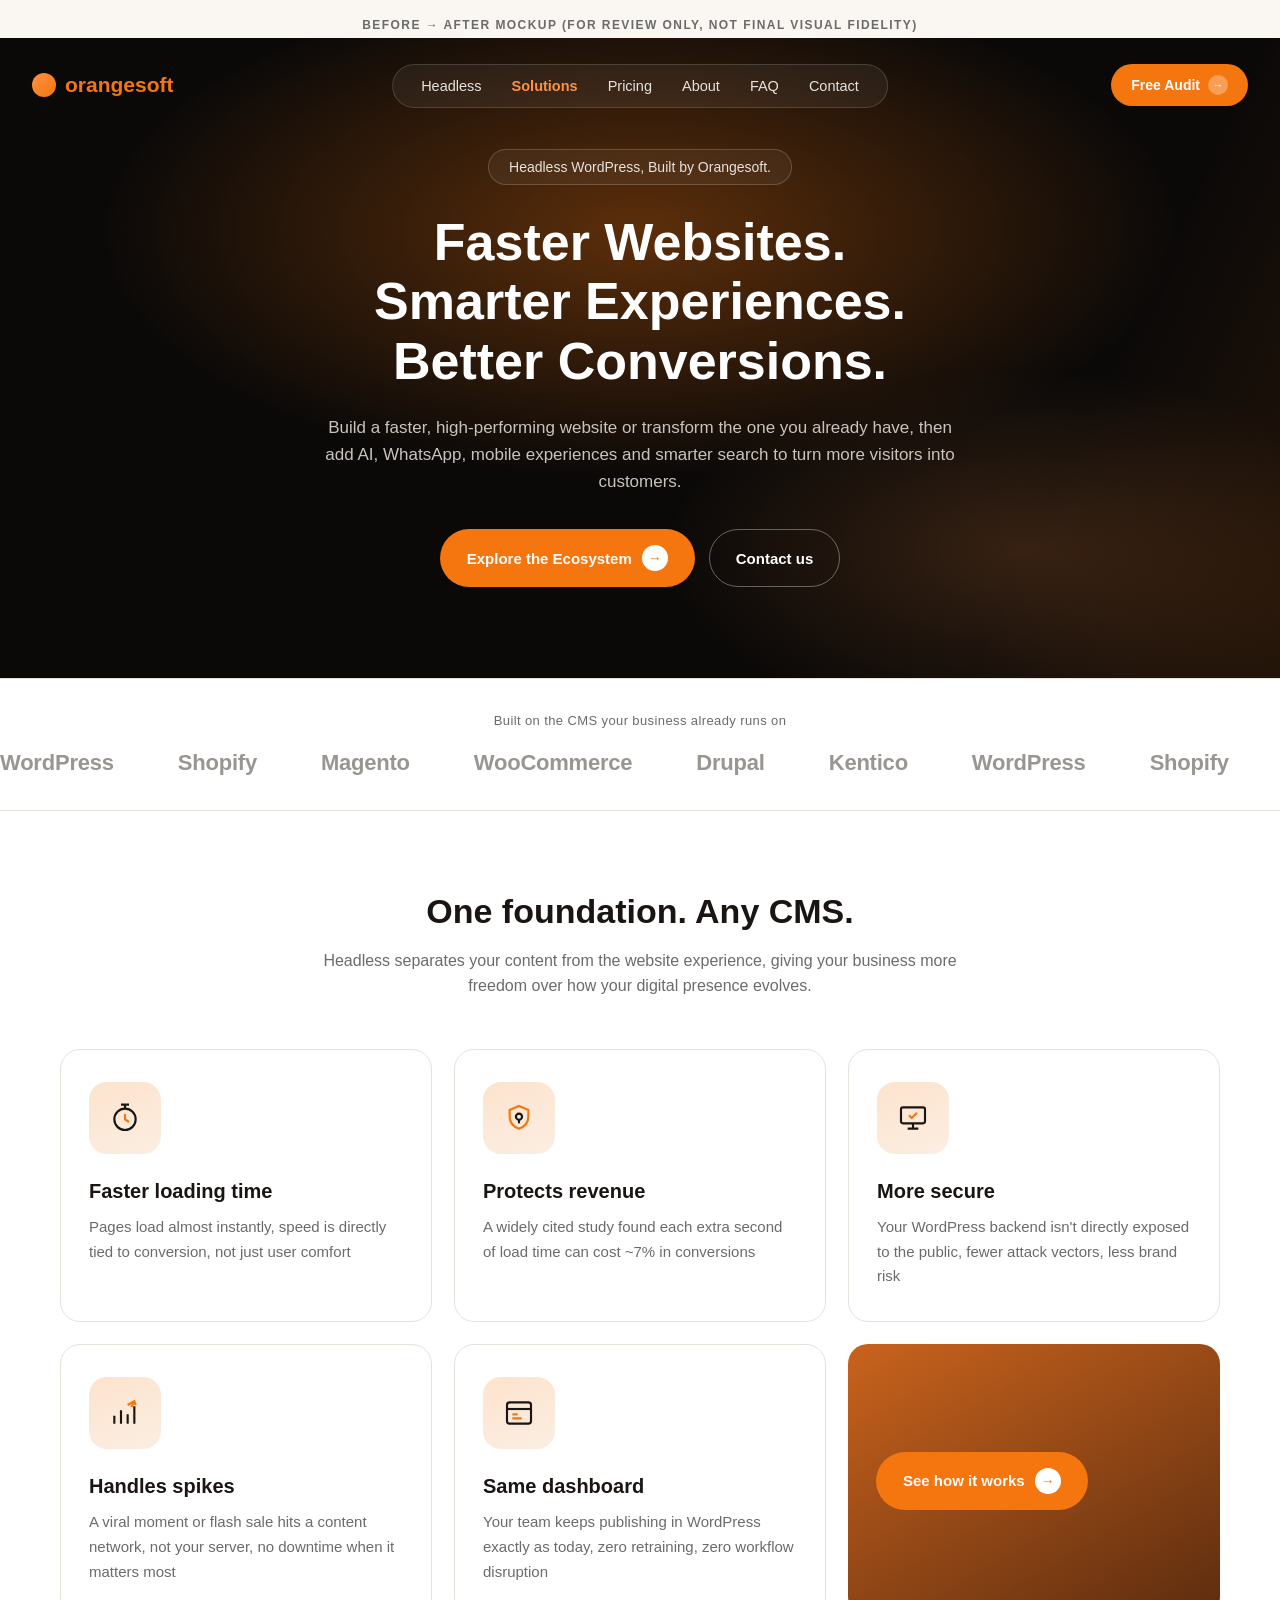
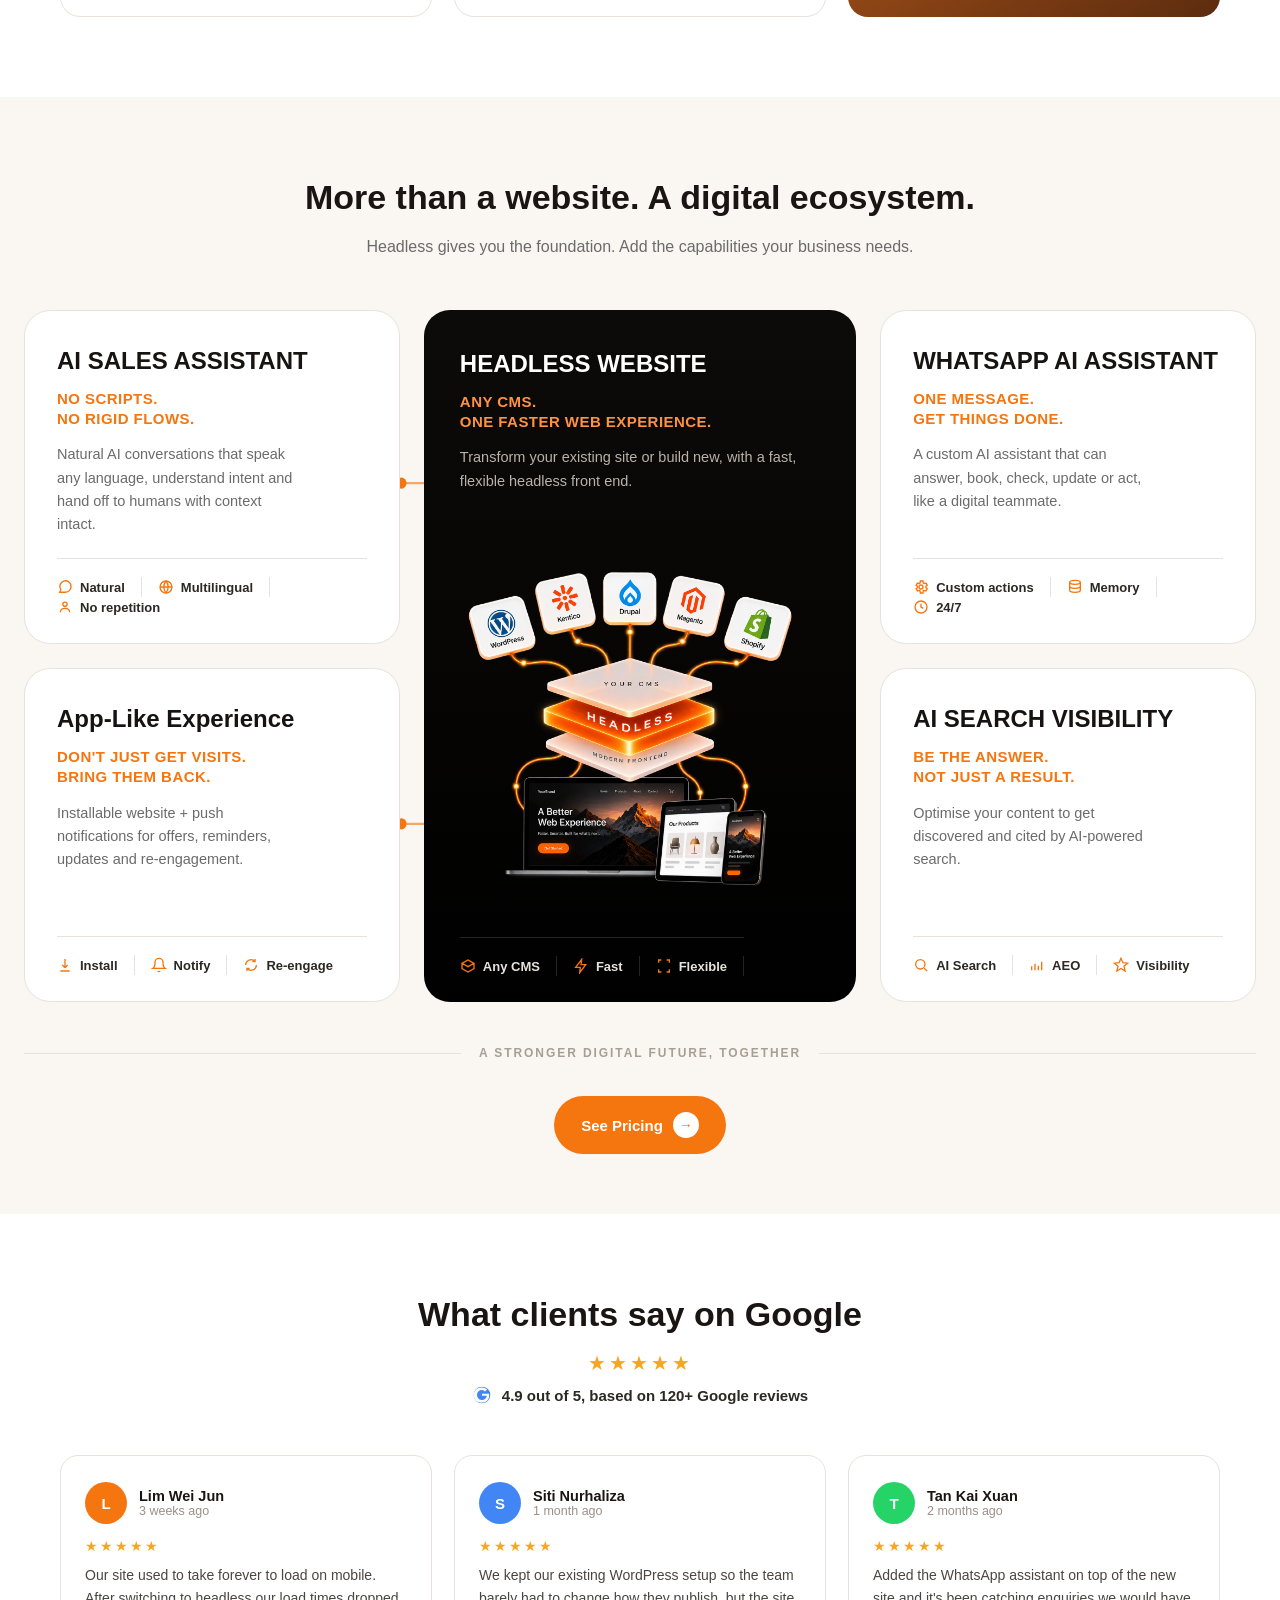
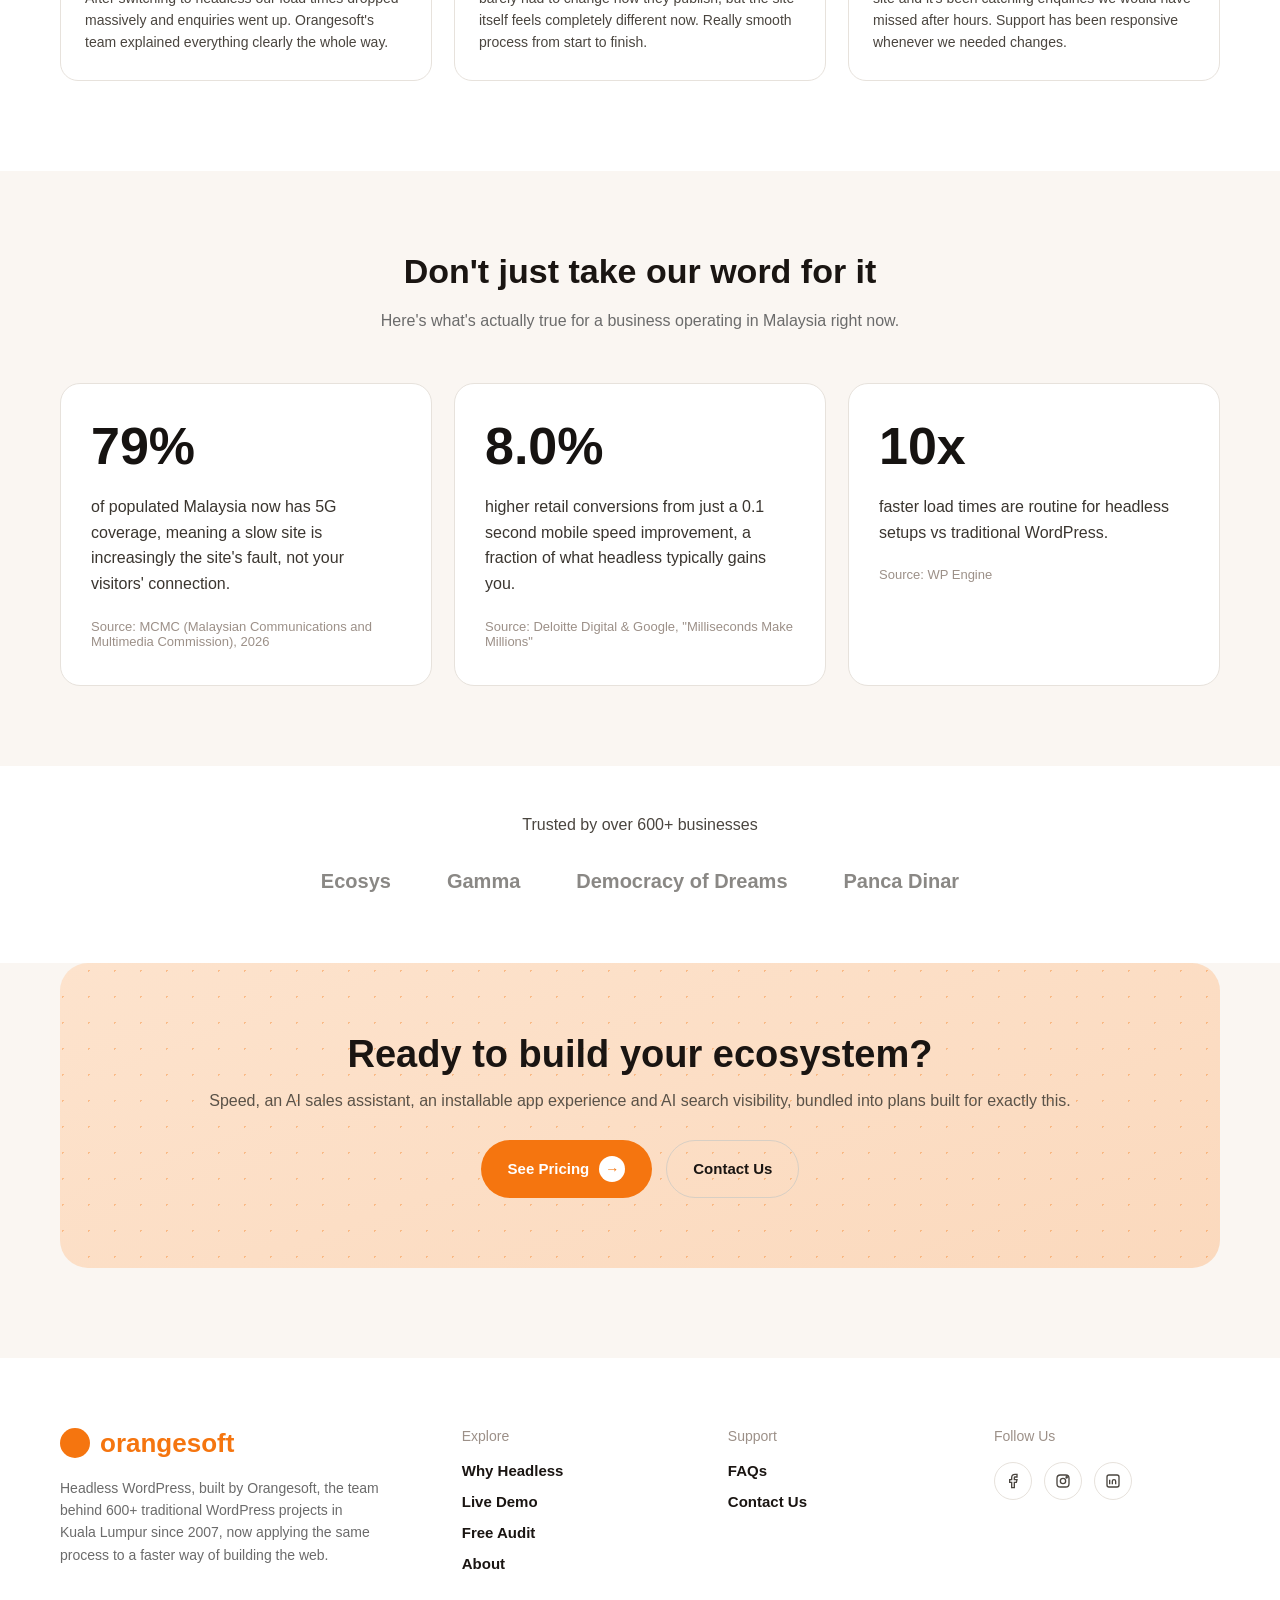
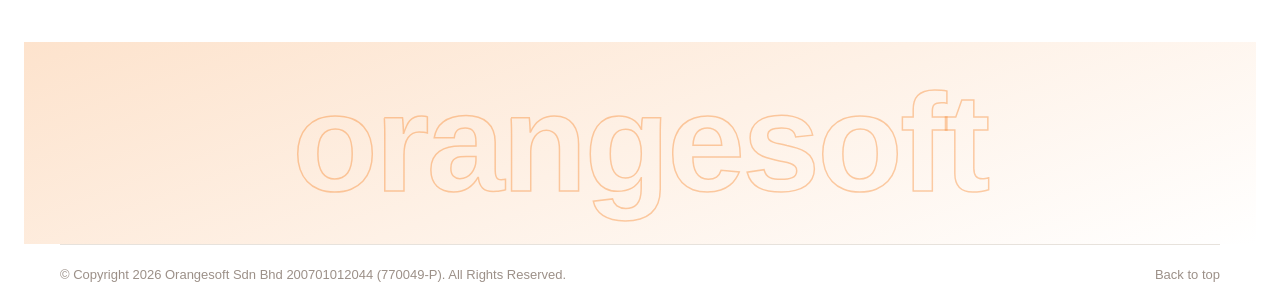
<file: hero-mockup.html>
<!DOCTYPE html>
<html lang="en">
<head>
<meta charset="UTF-8">
<title>Hero Mockup — Before / After</title>
<style>
  :root{
    --orange:#f5750f;
    --orange-light:#ff9142;
    --dark:#0b0908;
    --cream:#faf6f2;
    --gray:#6b6b6b;
    --border:#e7e2dc;
  }
  *{box-sizing:border-box;margin:0;padding:0;}
  body{
    font-family:-apple-system,BlinkMacSystemFont,"Segoe UI",Roboto,Helvetica,Arial,sans-serif;
    background:var(--cream);
  }
  .label-row{
    text-align:center;
    padding:18px 0 6px;
    font-size:12px;
    letter-spacing:.12em;
    text-transform:uppercase;
    color:var(--gray);
    font-weight:700;
  }

  /* ---------- HEADER / NAV ---------- */
  .site-header{
    position:absolute;top:0;left:0;right:0;z-index:20;
    padding:26px 32px;
    display:flex;align-items:center;justify-content:space-between;
  }
  .site-logo{
    display:flex;align-items:center;gap:9px;
    font-size:21px;font-weight:700;color:var(--orange);
    text-decoration:none;
  }
  .site-logo .logo-dot{
    width:24px;height:24px;border-radius:50%;
    background:linear-gradient(135deg,var(--orange-light),var(--orange));
    flex-shrink:0;
  }
  .nav-pill{
    position:absolute;left:50%;top:26px;transform:translateX(-50%);
    display:flex;align-items:center;gap:30px;
    background:rgba(255,255,255,.06);
    border:1px solid rgba(255,255,255,.14);
    padding:13px 28px;border-radius:999px;
  }
  .nav-pill a{
    color:#e7e2dc;font-size:14.5px;font-weight:500;
    text-decoration:none;white-space:nowrap;
  }
  .nav-pill a:hover{color:#fff;}
  .nav-pill a.nav-new{color:var(--orange-light);font-weight:700;}
  .nav-menu-btn{
    width:44px;height:44px;border-radius:50%;
    border:1px solid rgba(255,255,255,.18);
    background:rgba(255,255,255,.05);
    display:none;align-items:center;justify-content:center;
    color:#fff;
  }
  @media (max-width:900px){
    .nav-pill{display:none;}
    .nav-menu-btn{display:flex;}
  }
  .header-right{display:flex;align-items:center;gap:14px;}
  .header-cta{display:inline-flex;align-items:center;gap:8px;background:var(--orange);color:#fff;font-size:14px;font-weight:700;padding:11px 20px;border-radius:999px;text-decoration:none;white-space:nowrap;}
  .header-cta:hover{background:var(--orange-dark);}
  .header-cta .arrow{display:inline-flex;align-items:center;justify-content:center;width:20px;height:20px;border-radius:50%;background:rgba(255,255,255,.3);font-size:11px;}
  @media (max-width:480px){ .header-cta{padding:9px 14px;font-size:13px;} .header-cta .arrow{display:none;} }

  /* ---------- HERO ---------- */
  .hero{
    position:relative;
    min-height:640px;
    display:flex;
    flex-direction:column;
    align-items:center;
    justify-content:center;
    text-align:center;
    padding:90px 24px 70px;
    background:
      radial-gradient(60% 55% at 50% 30%, rgba(245,117,15,.35), transparent 70%),
      radial-gradient(40% 40% at 80% 80%, rgba(255,145,66,.18), transparent 70%),
      var(--dark);
    overflow:hidden;
  }
  .hero::before{
    content:"";
    position:absolute;
    inset:0;
    background:
      linear-gradient(115deg, transparent 40%, rgba(245,117,15,.10) 50%, transparent 60%);
    background-size:200% 200%;
    animation:streak 6s linear infinite;
    pointer-events:none;
  }
  @keyframes streak{
    0%{background-position:0% 0%;}
    100%{background-position:200% 200%;}
  }
  .hero-inner{position:relative;z-index:2;max-width:760px;}
  .pill{
    display:inline-block;
    padding:9px 20px;
    border-radius:999px;
    border:1px solid rgba(255,255,255,.18);
    background:rgba(255,255,255,.05);
    color:#e7e2dc;
    font-size:14px;
    margin-bottom:28px;
  }
  h1{
    color:#fff;
    font-size:52px;
    line-height:1.15;
    font-weight:800;
    margin-bottom:22px;
  }
  h1 span{display:block;}
  .hero p{
    color:#c9c3bc;
    font-size:17px;
    line-height:1.6;
    max-width:640px;
    margin:0 auto 34px;
  }
  .cta-row{
    display:flex;
    gap:14px;
    justify-content:center;
    flex-wrap:wrap;
  }
  .btn{
    display:inline-flex;
    align-items:center;
    gap:10px;
    padding:15px 26px;
    border-radius:999px;
    font-size:15px;
    font-weight:600;
    text-decoration:none;
    cursor:pointer;
    border:1px solid transparent;
    transition:transform .15s ease;
  }
  .btn:hover{transform:translateY(-1px);}
  .btn-primary{
    background:var(--orange);
    color:#fff;
  }
  .btn-primary .arrow{
    display:inline-flex;
    align-items:center;
    justify-content:center;
    width:26px;height:26px;
    border-radius:50%;
    background:#fff;
    color:var(--orange);
    font-size:14px;
  }
  .btn-outline{background:transparent;color:#1a1512;border:1px solid #d8cfc4;}
  .cta-row-center{display:flex;gap:14px;justify-content:center;flex-wrap:wrap;}
  .btn-secondary{
    background:transparent;
    color:#fff;
    border:1px solid rgba(255,255,255,.35);
  }

  /* ---------- MARQUEE ---------- */
  .marquee-section{
    background:#fff;
    border-top:1px solid var(--border);
    border-bottom:1px solid var(--border);
    padding:34px 0;
    overflow:hidden;
  }
  .marquee-caption{
    text-align:center;
    font-size:13px;
    color:var(--gray);
    margin-bottom:22px;
    letter-spacing:.03em;
  }
  .marquee-track{
    display:flex;
    width:max-content;
    animation:scroll 26s linear infinite;
  }
  .marquee-track:hover{animation-play-state:paused;}
  @keyframes scroll{
    0%{transform:translateX(0);}
    100%{transform:translateX(-50%);}
  }
  .logo-set{
    display:flex;
    align-items:center;
    gap:64px;
    padding-right:64px;
  }
  .logo-chip{
    font-size:22px;
    font-weight:700;
    color:#20180f;
    opacity:.45;
    white-space:nowrap;
    letter-spacing:-.01em;
  }

  /* ---------- FOUNDATION SECTION (same style as "Why headless is better") ---------- */
  .foundation-section{
    background:#fff;
    padding:80px 24px;
  }
  .section-header{
    max-width:680px;
    margin:0 auto 50px;
    text-align:center;
  }
  .section-heading{
    font-size:34px;
    font-weight:800;
    color:#1a1512;
    margin-bottom:16px;
    line-height:1.2;
  }
  .section-desc{
    font-size:16px;
    line-height:1.6;
    color:var(--gray);
  }
  .card-grid{
    max-width:1160px;
    margin:0 auto;
    display:grid;
    grid-template-columns:repeat(3,1fr);
    gap:22px;
  }
  @media (max-width:900px){ .card-grid{grid-template-columns:repeat(2,1fr);} }
  @media (max-width:560px){ .card-grid{grid-template-columns:1fr;} }
  .fcard{
    border:1px solid var(--border);
    border-radius:20px;
    padding:32px 28px;
    text-align:left;
    min-height:260px;
  }
  .icon-badge{
    width:72px;height:72px;
    border-radius:18px;
    background:linear-gradient(160deg,#fde3cd,#fbeee2);
    display:flex;align-items:center;justify-content:center;
    margin-bottom:26px;
  }
  .icon-badge svg{width:32px;height:32px;}
  .fcard h3{
    font-size:20px;
    font-weight:700;
    color:#1a1512;
    margin-bottom:12px;
  }
  .fcard p{
    font-size:15px;
    line-height:1.65;
    color:var(--gray);
  }
  .cta-card{
    border-radius:20px;
    min-height:260px;
    padding:32px 28px;
    display:flex;
    align-items:center;
    background:linear-gradient(150deg,#c9631d,#5c2c0f);
  }

  /* ---------- ECOSYSTEM SECTION ---------- */
  .ecosystem-section{
    background:var(--cream);
    padding:80px 24px 60px;
    position:relative;
  }
  .ecosystem-grid{
    max-width:1240px;
    margin:0 auto;
    display:grid;
    grid-template-columns:1fr 1.15fr 1fr;
    grid-template-rows:1fr 1fr;
    gap:24px;
    position:relative;
  }
  @media (max-width:900px){
    .ecosystem-grid{grid-template-columns:1fr;grid-template-rows:auto;}
    .eco-card{grid-column:1 !important;grid-row:auto !important;}
    .connector-svg{display:none;}
  }
  .eco-card{
    position:relative;
    background:#fff;
    border:1px solid var(--border);
    border-radius:26px;
    padding:36px 32px 26px;
    display:flex;
    flex-direction:column;
    overflow:hidden;
  }
  .eco-top-left{grid-column:1;grid-row:1;}
  .eco-bottom-left{grid-column:1;grid-row:2;}
  .eco-middle{grid-column:2;grid-row:1 / span 2;}
  .eco-top-right{grid-column:3;grid-row:1;}
  .eco-bottom-right{grid-column:3;grid-row:2;}
  .eco-middle.eco-card{
    background:linear-gradient(180deg,#0d0b09,#000);
    border:none;
    padding:40px 36px 26px;
    align-items:flex-start;
  }
  .eco-visual{
    flex:1;
    display:flex;
    align-items:center;
    justify-content:center;
    min-height:120px;
    margin:8px 0;
  }
  .eco-visual img{
    width:100%;
    max-width:340px;
    height:auto;
    object-fit:contain;
  }
  .eco-label{
    font-size:24px;
    font-weight:800;
    letter-spacing:0;
    color:#161311;
    margin-bottom:14px;
  }
  .eco-middle .eco-label{color:#fff;font-size:24px;}
  .eco-headline{
    font-size:15px;
    font-weight:800;
    text-transform:uppercase;
    letter-spacing:.03em;
    color:var(--orange);
    margin-bottom:14px;
    line-height:1.35;
  }
  .eco-headline span{display:block;}
  .eco-middle .eco-headline{color:var(--orange-light);font-size:15px;}
  .eco-body{
    font-size:14.5px;
    line-height:1.6;
    color:var(--gray);
    margin-bottom:22px;
    max-width:78%;
  }
  .eco-middle .eco-body{color:#b9b2a9;max-width:100%;}
  .eco-footer{
    display:flex;
    align-items:center;
    margin-top:auto;
    padding-top:18px;
    border-top:1px solid var(--border);
    flex-wrap:wrap;
  }
  .eco-middle .eco-footer{border-top:1px solid rgba(255,255,255,.14);}
  .eco-fitem{
    display:flex;
    align-items:center;
    gap:7px;
    font-size:13px;
    font-weight:600;
    color:#2c2822;
    padding:2px 16px 2px 0;
    margin-right:16px;
    border-right:1px solid var(--border);
  }
  .eco-fitem:last-child{border-right:none;margin-right:0;}
  .eco-middle .eco-fitem{color:#e7e2dc;border-right:1px solid rgba(255,255,255,.14);}
  .eco-fitem svg{width:16px;height:16px;flex-shrink:0;color:var(--orange);}

  /* decorative mockup UI snippets, top-right of each side card */
  .eco-mock{position:absolute;top:30px;right:26px;width:150px;z-index:1;}
  .bubble{
    border-radius:14px;
    padding:8px 12px;
    font-size:11.5px;
    font-weight:600;
    line-height:1.35;
    box-shadow:0 6px 16px rgba(0,0,0,.06);
  }
  .bubble-gray{background:#f2efeb;color:#3a352f;border-bottom-right-radius:4px;margin-bottom:8px;margin-left:16px;}
  .bubble-orange{background:var(--orange);color:#fff;border-bottom-left-radius:4px;}
  .bot-dot{
    position:absolute;left:-14px;bottom:2px;
    width:26px;height:26px;border-radius:50%;
    background:linear-gradient(160deg,#ffb27a,var(--orange));
    display:flex;align-items:center;justify-content:center;
    font-size:12px;
  }
  .phone-mock{
    width:110px;margin-left:auto;
    background:#161311;border-radius:16px;padding:6px;
    box-shadow:0 10px 24px rgba(0,0,0,.18);
  }
  .phone-screen{
    background:linear-gradient(160deg,#ff9142,#e85f10);
    border-radius:11px;padding:14px 10px 30px;color:#fff;
  }
  .phone-time{font-size:15px;font-weight:700;margin-bottom:16px;}
  .phone-notif{
    background:rgba(255,255,255,.94);
    border-radius:10px;padding:7px 8px;
    display:flex;align-items:center;gap:6px;
    font-size:9.5px;font-weight:700;color:#1a1512;
    box-shadow:0 4px 10px rgba(0,0,0,.15);
  }
  .phone-notif .ico{
    width:16px;height:16px;border-radius:5px;background:var(--orange);
    display:flex;align-items:center;justify-content:center;color:#fff;font-size:9px;flex-shrink:0;
  }
  .wa-mock{position:relative;}
  .wa-badge{
    position:absolute;top:-40px;right:0;
    width:30px;height:30px;border-radius:50%;
    background:#25d366;display:flex;align-items:center;justify-content:center;
    box-shadow:0 4px 10px rgba(0,0,0,.15);
  }
  .wa-badge svg{width:15px;height:15px;color:#fff;}
  .bubble-blue{background:#dcf1ff;color:#1a1512;border-bottom-right-radius:4px;margin-bottom:8px;}
  .bubble-white{background:#fff;border:1px solid var(--border);color:#1a1512;border-bottom-left-radius:4px;box-shadow:0 6px 16px rgba(0,0,0,.05);}
  .search-mock .search-bar{
    display:flex;align-items:center;gap:6px;
    background:#fff;border:1px solid var(--border);border-radius:10px;
    padding:8px 10px;font-size:10.5px;color:#6b6b6b;font-weight:600;
    box-shadow:0 6px 16px rgba(0,0,0,.05);margin-bottom:8px;
  }
  .search-mock .search-bar svg{width:13px;height:13px;color:var(--gray);flex-shrink:0;}
  .search-result{
    background:#fff;border:1px solid var(--border);border-radius:10px;
    padding:8px 10px;display:flex;align-items:center;gap:7px;
    box-shadow:0 6px 16px rgba(0,0,0,.06);
  }
  .search-result .r-badge{
    width:18px;height:18px;border-radius:50%;background:var(--orange);
    display:flex;align-items:center;justify-content:center;flex-shrink:0;
  }
  .search-result .r-badge svg{width:10px;height:10px;color:#fff;}
  .search-result .r-lines span{display:block;height:5px;border-radius:3px;background:#e7e2dc;margin-top:4px;}
  .search-result .r-lines .r-title{font-size:10.5px;font-weight:800;color:#1a1512;}

  /* middle card graphic */
  .headless-graphic{width:100%;margin-top:22px;position:relative;height:220px;}
  .hg-logos{display:flex;justify-content:center;gap:16px;position:relative;z-index:2;}
  .hg-logo{
    width:46px;height:46px;border-radius:12px;background:#fff;
    display:flex;align-items:center;justify-content:center;
    box-shadow:0 8px 18px rgba(0,0,0,.35);
  }
  .hg-logo svg{width:24px;height:24px;}
  .hg-lines{position:absolute;top:44px;left:0;width:100%;height:70px;z-index:1;}
  .hg-stack{
    position:absolute;top:96px;left:50%;transform:translateX(-50%);
    width:160px;height:64px;
  }
  .hg-diamond{
    position:absolute;left:50%;top:0;transform:translateX(-50%);
    width:150px;height:56px;border-radius:14px;
    background:linear-gradient(135deg,#ff9142,var(--orange));
    display:flex;align-items:center;justify-content:center;
    color:#fff;font-weight:800;font-size:13px;letter-spacing:.08em;
    box-shadow:0 14px 30px rgba(245,117,15,.45);
  }
  .hg-server{
    position:absolute;left:50%;bottom:0;transform:translateX(-50%);
    width:170px;height:46px;border-radius:12px;
    background:linear-gradient(180deg,#2a2521,#151210);
    border:1px solid rgba(255,255,255,.08);
    display:flex;align-items:center;gap:6px;padding:0 12px;
  }
  .hg-server .dot{width:6px;height:6px;border-radius:50%;background:#4a453f;}
  .hg-server .dot:first-child{background:var(--orange);}
  .hg-server .bars{margin-left:auto;display:flex;flex-direction:column;gap:3px;}
  .hg-server .bars span{display:block;width:44px;height:3px;border-radius:2px;background:rgba(255,255,255,.18);}

  .connector-svg{position:absolute;inset:0;width:100%;height:100%;pointer-events:none;z-index:0;}

  .eco-strapline{
    max-width:1240px;margin:44px auto 0;
    display:flex;align-items:center;gap:18px;
    color:#a89f94;font-size:12px;letter-spacing:.16em;font-weight:700;
  }
  .eco-strapline::before,.eco-strapline::after{content:"";flex:1;height:1px;background:var(--border);}

  /* ---------- REVIEWS SECTION (dummy content) ---------- */
  .reviews-section{
    background:#fff;
    padding:80px 24px 90px;
  }
  .reviews-rating{
    max-width:680px;margin:0 auto 50px;text-align:center;
  }
  .reviews-rating .stars{color:#f5a623;font-size:20px;letter-spacing:3px;margin:14px 0 10px;}
  .reviews-rating .score-line{
    display:flex;align-items:center;justify-content:center;gap:10px;
    font-size:15px;font-weight:600;color:#2c2822;
  }
  .g-icon{width:20px;height:20px;}
  .reviews-grid{
    max-width:1160px;margin:0 auto;
    display:grid;grid-template-columns:repeat(3,1fr);gap:22px;
  }
  @media (max-width:900px){ .reviews-grid{grid-template-columns:1fr;} }
  .review-card{
    border:1px solid var(--border);
    border-radius:18px;
    padding:26px 24px;
    background:#fff;
  }
  .review-top{display:flex;align-items:center;gap:12px;margin-bottom:14px;}
  .review-avatar{
    width:42px;height:42px;border-radius:50%;
    display:flex;align-items:center;justify-content:center;
    color:#fff;font-weight:700;font-size:15px;flex-shrink:0;
  }
  .review-who{flex:1;}
  .review-name{font-size:14.5px;font-weight:700;color:#1a1512;display:flex;align-items:center;gap:5px;}
  .review-time{font-size:12.5px;color:#9c9088;}
  .review-stars{color:#f5a623;font-size:14px;margin-bottom:10px;letter-spacing:2px;}
  .review-text{font-size:14px;line-height:1.6;color:#4a453f;}

  /* ---------- STATS SECTION ---------- */
  .stats-section{background:var(--cream);padding:80px 24px;}
  .stats-grid{max-width:1160px;margin:0 auto;display:grid;grid-template-columns:repeat(3,1fr);gap:22px;}
  @media (max-width:900px){ .stats-grid{grid-template-columns:1fr;} }
  .stat-card{background:#fff;border:1px solid var(--border);border-radius:20px;padding:36px 30px;}
  .stat-number{font-size:52px;font-weight:800;color:#161311;line-height:1;margin-bottom:22px;}
  .stat-desc{font-size:16px;line-height:1.6;color:#3a352f;margin-bottom:22px;}
  .stat-source{font-size:13px;color:#9c9088;}

  /* ---------- TRUST STRIP ---------- */
  .trust-strip{background:#fff;padding:50px 24px 70px;text-align:center;}
  .trust-strip .t-label{font-size:16px;color:#4a453f;margin-bottom:36px;}
  .trust-logos{max-width:900px;margin:0 auto;display:flex;justify-content:center;align-items:center;gap:56px;flex-wrap:wrap;}
  .trust-logos span{font-size:20px;font-weight:700;color:#2c2822;opacity:.55;}

  /* ---------- FINAL CTA BAND ---------- */
  .final-cta{padding:0 24px 90px;}
  .final-cta-inner{
    max-width:1160px;margin:0 auto;text-align:center;
    border-radius:28px;padding:70px 24px;
    background:
      radial-gradient(1px 1px at 10% 30%, rgba(245,117,15,.35) 1px, transparent 0) 0 0/26px 26px,
      linear-gradient(160deg,#fde3cd,#fbd9bd);
    position:relative;overflow:hidden;
  }
  .final-cta h2{font-size:38px;font-weight:800;color:#1a1512;margin-bottom:16px;}
  .final-cta p{font-size:16px;color:#5a5248;margin-bottom:30px;}

  /* ---------- FOOTER ---------- */
  .site-footer{background:#fff;padding:70px 24px 0;}
  .footer-top{max-width:1160px;margin:0 auto;display:grid;grid-template-columns:1.6fr 1fr 1fr 1fr;gap:40px;padding-bottom:56px;}
  @media (max-width:800px){ .footer-top{grid-template-columns:1fr 1fr;} }
  .footer-brand .f-logo{display:flex;align-items:center;gap:10px;font-size:26px;font-weight:700;color:var(--orange);margin-bottom:18px;}
  .footer-brand .f-logo .f-dot{width:30px;height:30px;border-radius:50%;background:var(--orange);}
  .footer-brand p{font-size:14px;line-height:1.6;color:#6b6b6b;max-width:320px;}
  .footer-col-label{font-size:14px;color:#9c9088;margin-bottom:18px;}
  .footer-col a{display:block;font-size:15px;font-weight:600;color:#1a1512;text-decoration:none;margin-bottom:14px;}
  .footer-social{display:flex;gap:12px;margin-top:4px;}
  .footer-social a{
    width:38px;height:38px;border-radius:50%;border:1px solid var(--border);
    display:flex;align-items:center;justify-content:center;color:#4a453f;
  }
  .footer-watermark{
    background:linear-gradient(160deg,#fde3cd,#fff);
    overflow:hidden;padding:20px 0;
  }
  .footer-watermark span{
    display:block;text-align:center;white-space:nowrap;
    font-size:140px;font-weight:800;letter-spacing:-.02em;
    color:transparent;-webkit-text-stroke:1.5px rgba(245,117,15,.35);
  }
  .footer-bottom{
    max-width:1160px;margin:0 auto;padding:22px 0;
    display:flex;justify-content:space-between;align-items:center;
    border-top:1px solid var(--border);font-size:13px;color:#9c9088;
  }
  .footer-bottom a{color:#9c9088;text-decoration:none;}
</style>
</head>
<body>

  <div class="label-row">BEFORE → AFTER MOCKUP (for review only, not final visual fidelity)</div>

  <!-- HERO -->
  <section class="hero">
    <header class="site-header">
      <a class="site-logo" href="/"><span class="logo-dot"></span>orangesoft</a>
      <nav class="nav-pill">
        <a href="why-headless-page.html">Headless</a>
        <a href="solutions-page.html" class="nav-new">Solutions</a>
        <a href="pricing-page.html">Pricing</a>
        <a href="about-page.html">About</a>
        <a href="faq-page.html">FAQ</a>
        <a href="/contact-us">Contact</a>
      </nav>
      <div class="header-right">
        <a class="header-cta" href="audit-page.html">Free Audit <span class="arrow">→</span></a>
        <button class="nav-menu-btn" aria-label="Open menu">
          <svg width="18" height="18" viewBox="0 0 24 24" fill="none" stroke="currentColor" stroke-width="2"><path d="M3 6h18M3 12h18M3 18h18"/></svg>
        </button>
      </div>
    </header>
    <div class="hero-inner">
      <span class="pill">Headless WordPress, Built by Orangesoft.</span>
      <h1>
        <span>Faster Websites.</span>
        <span>Smarter Experiences.</span>
        <span>Better Conversions.</span>
      </h1>
      <p>Build a faster, high-performing website or transform the one you already have, then add AI, WhatsApp, mobile experiences and smarter search to turn more visitors into customers.</p>
      <div class="cta-row">
        <a class="btn btn-primary" href="#solutions">Explore the Ecosystem <span class="arrow">→</span></a>
        <a class="btn btn-secondary" href="#contact">Contact us</a>
      </div>
    </div>
  </section>

  <!-- MARQUEE -->
  <section class="marquee-section">
    <div class="marquee-caption">Built on the CMS your business already runs on</div>
    <div class="marquee-track">
      <div class="logo-set">
        <span class="logo-chip">WordPress</span>
        <span class="logo-chip">Shopify</span>
        <span class="logo-chip">Magento</span>
        <span class="logo-chip">WooCommerce</span>
        <span class="logo-chip">Drupal</span>
        <span class="logo-chip">Kentico</span>
      </div>
      <div class="logo-set" aria-hidden="true">
        <span class="logo-chip">WordPress</span>
        <span class="logo-chip">Shopify</span>
        <span class="logo-chip">Magento</span>
        <span class="logo-chip">WooCommerce</span>
        <span class="logo-chip">Drupal</span>
        <span class="logo-chip">Kentico</span>
      </div>
    </div>
  </section>

  <!-- FOUNDATION SECTION: same card style as "Why headless is better for your business" -->
  <section class="foundation-section">
    <div class="section-header">
      <h2 class="section-heading">One foundation. Any CMS.</h2>
      <p class="section-desc">Headless separates your content from the website experience, giving your business more freedom over how your digital presence evolves.</p>
    </div>
    <div class="card-grid">
      <div class="fcard">
        <div class="icon-badge">
          <svg viewBox="0 0 24 24" fill="none" stroke="#1a1512" stroke-width="1.6"><circle cx="12" cy="13" r="8"/><path d="M12 9v4l3 2" stroke="#f5750f"/><path d="M9 2h6M12 2v3" /></svg>
        </div>
        <h3>Faster loading time</h3>
        <p>Pages load almost instantly, speed is directly tied to conversion, not just user comfort</p>
      </div>
      <div class="fcard">
        <div class="icon-badge">
          <svg viewBox="0 0 24 24" fill="none" stroke="#1a1512" stroke-width="1.6"><path d="M12 3l7 3v5c0 4.5-3 7.5-7 9-4-1.5-7-4.5-7-9V6l7-3Z" stroke="#f5750f"/><circle cx="12" cy="11" r="2.3"/><path d="M12 13.3V16"/></svg>
        </div>
        <h3>Protects revenue</h3>
        <p>A widely cited study found each extra second of load time can cost ~7% in conversions</p>
      </div>
      <div class="fcard">
        <div class="icon-badge">
          <svg viewBox="0 0 24 24" fill="none" stroke="#1a1512" stroke-width="1.6"><rect x="3" y="4" width="18" height="12" rx="1.5"/><path d="M8 20h8M12 16v4"/><path d="m9 10 2 2 4-4" stroke="#f5750f"/></svg>
        </div>
        <h3>More secure</h3>
        <p>Your WordPress backend isn't directly exposed to the public, fewer attack vectors, less brand risk</p>
      </div>
      <div class="fcard">
        <div class="icon-badge">
          <svg viewBox="0 0 24 24" fill="none" stroke="#1a1512" stroke-width="1.6"><path d="M4 20V14M9 20V10M14 20V13M19 20V7" /><path d="M14 6l5-3 1 3.2M19 3l-2.2 4.6" stroke="#f5750f"/></svg>
        </div>
        <h3>Handles spikes</h3>
        <p>A viral moment or flash sale hits a content network, not your server, no downtime when it matters most</p>
      </div>
      <div class="fcard">
        <div class="icon-badge">
          <svg viewBox="0 0 24 24" fill="none" stroke="#1a1512" stroke-width="1.6"><rect x="3" y="4" width="18" height="16" rx="2"/><path d="M3 9h18" /><path d="M7 13h4M7 16h7" stroke="#f5750f"/></svg>
        </div>
        <h3>Same dashboard</h3>
        <p>Your team keeps publishing in WordPress exactly as today, zero retraining, zero workflow disruption</p>
      </div>
      <div class="cta-card">
        <a class="btn btn-primary" href="#solutions">See how it works <span class="arrow">→</span></a>
      </div>
    </div>
  </section>

  <!-- ECOSYSTEM SECTION -->
  <section class="ecosystem-section" id="solutions">
    <div class="section-header">
      <h2 class="section-heading">More than a website. A digital ecosystem.</h2>
      <p class="section-desc">Headless gives you the foundation. Add the capabilities your business needs.</p>
    </div>
    <div class="ecosystem-grid">

      <svg class="connector-svg" viewBox="0 0 1240 620" preserveAspectRatio="none">
        <path d="M 380 155 C 430 155, 400 155, 452 155" stroke="#f5750f" stroke-width="2" fill="none" opacity=".6"/>
        <path d="M 380 460 C 430 460, 400 460, 452 460" stroke="#f5750f" stroke-width="2" fill="none" opacity=".6"/>
        <path d="M 788 155 C 738 155, 768 155, 812 155" stroke="#f5750f" stroke-width="2" fill="none" opacity=".6"/>
        <path d="M 788 460 C 738 460, 768 460, 812 460" stroke="#f5750f" stroke-width="2" fill="none" opacity=".6"/>
        <circle cx="380" cy="155" r="5" fill="#f5750f"/>
        <circle cx="380" cy="460" r="5" fill="#f5750f"/>
        <circle cx="788" cy="155" r="5" fill="#f5750f"/>
        <circle cx="788" cy="460" r="5" fill="#f5750f"/>
      </svg>

      <div class="eco-card eco-top-left">
        <div class="eco-label">AI SALES ASSISTANT</div>
        <h3 class="eco-headline"><span>No scripts.</span><span>No rigid flows.</span></h3>
        <p class="eco-body">Natural AI conversations that speak any language, understand intent and hand off to humans with context intact.</p>
        <div class="eco-footer">
          <span class="eco-fitem"><svg viewBox="0 0 24 24" fill="none" stroke="currentColor" stroke-width="2"><path d="M21 11.5a8.4 8.4 0 0 1-8.4 8.4H4l1.8-3.9A8.4 8.4 0 1 1 21 11.5Z"/></svg>Natural</span>
          <span class="eco-fitem"><svg viewBox="0 0 24 24" fill="none" stroke="currentColor" stroke-width="2"><circle cx="12" cy="12" r="9"/><path d="M3 12h18M12 3a14 14 0 0 1 0 18M12 3a14 14 0 0 0 0 18"/></svg>Multilingual</span>
          <span class="eco-fitem"><svg viewBox="0 0 24 24" fill="none" stroke="currentColor" stroke-width="2"><circle cx="12" cy="8" r="3.2"/><path d="M5 20c0-3.6 3.1-6 7-6s7 2.4 7 6"/></svg>No repetition</span>
        </div>
      </div>

      <div class="eco-card eco-bottom-left">
        <div class="eco-label">App-Like Experience</div>
        <h3 class="eco-headline"><span>Don't just get visits.</span><span>Bring them back.</span></h3>
        <p class="eco-body">Installable website + push notifications for offers, reminders, updates and re-engagement.</p>
        <div class="eco-footer">
          <span class="eco-fitem"><svg viewBox="0 0 24 24" fill="none" stroke="currentColor" stroke-width="2"><path d="M12 3v13m0 0-4-4m4 4 4-4M5 21h14"/></svg>Install</span>
          <span class="eco-fitem"><svg viewBox="0 0 24 24" fill="none" stroke="currentColor" stroke-width="2"><path d="M18 8a6 6 0 1 0-12 0c0 7-3 9-3 9h18s-3-2-3-9"/><path d="M10.3 21a1.9 1.9 0 0 0 3.4 0"/></svg>Notify</span>
          <span class="eco-fitem"><svg viewBox="0 0 24 24" fill="none" stroke="currentColor" stroke-width="2"><path d="M4 12a8 8 0 0 1 14-5.3M20 12a8 8 0 0 1-14 5.3" /><path d="M18 3v4h-4M6 21v-4h4"/></svg>Re-engage</span>
        </div>
      </div>

      <div class="eco-card eco-middle">
        <div class="eco-label">HEADLESS WEBSITE</div>
        <h3 class="eco-headline"><span>Any CMS.</span><span>One faster web experience.</span></h3>
        <p class="eco-body">Transform your existing site or build new, with a fast, flexible headless front end.</p>

        <div class="eco-visual">
          <img src="headless-stack-visual.png" alt="CMS platforms connecting through a headless layer to power web, tablet and mobile experiences">
        </div>

        <div class="eco-footer">
          <span class="eco-fitem"><svg viewBox="0 0 24 24" fill="none" stroke="currentColor" stroke-width="2"><path d="M21 8 12 3 3 8l9 5 9-5Zm0 0v8l-9 5-9-5V8"/></svg>Any CMS</span>
          <span class="eco-fitem"><svg viewBox="0 0 24 24" fill="none" stroke="currentColor" stroke-width="2"><path d="M13 2 4 14h7l-1 8 9-12h-7l1-8Z"/></svg>Fast</span>
          <span class="eco-fitem"><svg viewBox="0 0 24 24" fill="none" stroke="currentColor" stroke-width="2"><path d="M8 3H4v4M16 3h4v4M8 21H4v-4M16 21h4v-4"/></svg>Flexible</span>
        </div>
      </div>

      <div class="eco-card eco-top-right">
        <div class="eco-label">WHATSAPP AI ASSISTANT</div>
        <h3 class="eco-headline"><span>One message.</span><span>Get things done.</span></h3>
        <p class="eco-body">A custom AI assistant that can answer, book, check, update or act, like a digital teammate.</p>
        <div class="eco-footer">
          <span class="eco-fitem"><svg viewBox="0 0 24 24" fill="none" stroke="currentColor" stroke-width="2"><circle cx="12" cy="12" r="3"/><path d="M19.4 13a7.9 7.9 0 0 0 0-2l2-1.5-2-3.4-2.4.8a8 8 0 0 0-1.7-1L15 3h-4l-.3 2.9a8 8 0 0 0-1.7 1l-2.4-.8-2 3.4L6.6 11a7.9 7.9 0 0 0 0 2l-2 1.5 2 3.4 2.4-.8a8 8 0 0 0 1.7 1L11 21h4l.3-2.9a8 8 0 0 0 1.7-1l2.4.8 2-3.4-2-1.5Z"/></svg>Custom actions</span>
          <span class="eco-fitem"><svg viewBox="0 0 24 24" fill="none" stroke="currentColor" stroke-width="2"><ellipse cx="12" cy="5" rx="8" ry="3"/><path d="M4 5v6c0 1.7 3.6 3 8 3s8-1.3 8-3V5M4 11v6c0 1.7 3.6 3 8 3s8-1.3 8-3v-6"/></svg>Memory</span>
          <span class="eco-fitem"><svg viewBox="0 0 24 24" fill="none" stroke="currentColor" stroke-width="2"><circle cx="12" cy="12" r="9"/><path d="M12 7v5l3.5 2"/></svg>24/7</span>
        </div>
      </div>

      <div class="eco-card eco-bottom-right">
        <div class="eco-label">AI SEARCH VISIBILITY</div>
        <h3 class="eco-headline"><span>Be the answer.</span><span>Not just a result.</span></h3>
        <p class="eco-body">Optimise your content to get discovered and cited by AI-powered search.</p>
        <div class="eco-footer">
          <span class="eco-fitem"><svg viewBox="0 0 24 24" fill="none" stroke="currentColor" stroke-width="2"><circle cx="11" cy="11" r="7"/><path d="m21 21-4.3-4.3"/></svg>AI Search</span>
          <span class="eco-fitem"><svg viewBox="0 0 24 24" fill="none" stroke="currentColor" stroke-width="2"><path d="M4 20V14M9 20V10M14 20V13M19 20V7"/></svg>AEO</span>
          <span class="eco-fitem"><svg viewBox="0 0 24 24" fill="none" stroke="currentColor" stroke-width="2"><path d="M12 2 9.2 8.6 2 9.3l5.5 4.7L5.8 21 12 17.3 18.2 21l-1.7-7 5.5-4.7-7.2-.7L12 2Z"/></svg>Visibility</span>
        </div>
      </div>

    </div>

    <div class="eco-strapline">A STRONGER DIGITAL FUTURE, TOGETHER</div>

    <div style="text-align:center;margin-top:36px;">
      <a class="btn btn-primary" href="pricing-page.html">See Pricing <span class="arrow">→</span></a>
    </div>
  </section>

  <!-- REVIEWS SECTION — DUMMY PLACEHOLDER CONTENT, NOT REAL REVIEWS -->
  <section class="reviews-section">
    <div class="reviews-rating">
      <h2 class="section-heading">What clients say on Google</h2>
      <div class="stars">★★★★★</div>
      <div class="score-line">
        <svg class="g-icon" viewBox="0 0 24 24"><circle cx="12" cy="12" r="10" fill="#4285f4"/><path d="M12 6a6 6 0 1 0 5.9 7H12v-2.4h8.4c.1.6.2 1.2.2 1.9 0 5-3.4 8.6-8.6 8.6A9.1 9.1 0 1 1 12 3a8.8 8.8 0 0 1 6.1 2.4l-2.5 2.4A5.3 5.3 0 0 0 12 6Z" fill="#fff"/></svg>
        4.9 out of 5, based on 120+ Google reviews
      </div>
    </div>
    <div class="reviews-grid">

      <div class="review-card">
        <div class="review-top">
          <div class="review-avatar" style="background:#f5750f;">L</div>
          <div class="review-who">
            <div class="review-name">Lim Wei Jun</div>
            <div class="review-time">3 weeks ago</div>
          </div>
        </div>
        <div class="review-stars">★★★★★</div>
        <p class="review-text">Our site used to take forever to load on mobile. After switching to headless our load times dropped massively and enquiries went up. Orangesoft's team explained everything clearly the whole way.</p>
      </div>

      <div class="review-card">
        <div class="review-top">
          <div class="review-avatar" style="background:#4285f4;">S</div>
          <div class="review-who">
            <div class="review-name">Siti Nurhaliza</div>
            <div class="review-time">1 month ago</div>
          </div>
        </div>
        <div class="review-stars">★★★★★</div>
        <p class="review-text">We kept our existing WordPress setup so the team barely had to change how they publish, but the site itself feels completely different now. Really smooth process from start to finish.</p>
      </div>

      <div class="review-card">
        <div class="review-top">
          <div class="review-avatar" style="background:#25d366;">T</div>
          <div class="review-who">
            <div class="review-name">Tan Kai Xuan</div>
            <div class="review-time">2 months ago</div>
          </div>
        </div>
        <div class="review-stars">★★★★★</div>
        <p class="review-text">Added the WhatsApp assistant on top of the new site and it's been catching enquiries we would have missed after hours. Support has been responsive whenever we needed changes.</p>
      </div>

    </div>
  </section>

  <!-- STATS SECTION -->
  <section class="stats-section">
    <div class="section-header">
      <h2 class="section-heading">Don't just take our word for it</h2>
      <p class="section-desc">Here's what's actually true for a business operating in Malaysia right now.</p>
    </div>
    <div class="stats-grid">
      <div class="stat-card">
        <div class="stat-number">79%</div>
        <p class="stat-desc">of populated Malaysia now has 5G coverage, meaning a slow site is increasingly the site's fault, not your visitors' connection.</p>
        <div class="stat-source">Source: MCMC (Malaysian Communications and Multimedia Commission), 2026</div>
      </div>
      <div class="stat-card">
        <div class="stat-number">8.0%</div>
        <p class="stat-desc">higher retail conversions from just a 0.1 second mobile speed improvement, a fraction of what headless typically gains you.</p>
        <div class="stat-source">Source: Deloitte Digital &amp; Google, "Milliseconds Make Millions"</div>
      </div>
      <div class="stat-card">
        <div class="stat-number">10x</div>
        <p class="stat-desc">faster load times are routine for headless setups vs traditional WordPress.</p>
        <div class="stat-source">Source: WP Engine</div>
      </div>
    </div>
  </section>

  <!-- TRUST STRIP -->
  <section class="trust-strip">
    <div class="t-label">Trusted by over 600+ businesses</div>
    <div class="trust-logos">
      <span>Ecosys</span>
      <span>Gamma</span>
      <span>Democracy of Dreams</span>
      <span>Panca Dinar</span>
    </div>
  </section>

  <!-- FINAL CTA BAND -->
  <section class="final-cta">
    <div class="final-cta-inner">
      <h2>Ready to build your ecosystem?</h2>
      <p>Speed, an AI sales assistant, an installable app experience and AI search visibility, bundled into plans built for exactly this.</p>
      <div class="cta-row-center">
        <a class="btn btn-primary" href="pricing-page.html">See Pricing <span class="arrow">→</span></a>
        <a class="btn btn-outline" href="/contact-us">Contact Us</a>
      </div>
    </div>
  </section>

  <!-- FOOTER -->
  <footer class="site-footer">
    <div class="footer-top">
      <div class="footer-brand">
        <div class="f-logo"><span class="f-dot"></span>orangesoft</div>
        <p>Headless WordPress, built by Orangesoft, the team behind 600+ traditional WordPress projects in Kuala Lumpur since 2007, now applying the same process to a faster way of building the web.</p>
      </div>
      <div class="footer-col">
        <div class="footer-col-label">Explore</div>
        <a href="#">Why Headless</a>
        <a href="#">Live Demo</a>
        <a href="audit-page.html">Free Audit</a>
        <a href="#">About</a>
      </div>
      <div class="footer-col">
        <div class="footer-col-label">Support</div>
        <a href="faq-page.html">FAQs</a>
        <a href="#">Contact Us</a>
      </div>
      <div class="footer-col">
        <div class="footer-col-label">Follow Us</div>
        <div class="footer-social">
          <a href="#" aria-label="Facebook"><svg width="16" height="16" viewBox="0 0 24 24" fill="none" stroke="currentColor" stroke-width="2"><path d="M18 2h-3a5 5 0 0 0-5 5v3H7v4h3v8h4v-8h3l1-4h-4V7a1 1 0 0 1 1-1h3Z"/></svg></a>
          <a href="#" aria-label="Instagram"><svg width="16" height="16" viewBox="0 0 24 24" fill="none" stroke="currentColor" stroke-width="2"><rect x="3" y="3" width="18" height="18" rx="5"/><circle cx="12" cy="12" r="4"/><circle cx="17.5" cy="6.5" r="1"/></svg></a>
          <a href="#" aria-label="LinkedIn"><svg width="16" height="16" viewBox="0 0 24 24" fill="none" stroke="currentColor" stroke-width="2"><rect x="3" y="3" width="18" height="18" rx="3"/><path d="M7 10v7M7 7v.01M11 17v-4.5a2.5 2.5 0 0 1 5 0V17M11 12.5v-.001"/></svg></a>
        </div>
      </div>
    </div>
    <div class="footer-watermark"><span>orangesoft</span></div>
    <div class="footer-bottom">
      <div>© Copyright 2026 Orangesoft Sdn Bhd 200701012044 (770049-P). All Rights Reserved.</div>
      <a href="#top">Back to top</a>
    </div>
  </footer>

</body>
</html>
</file>
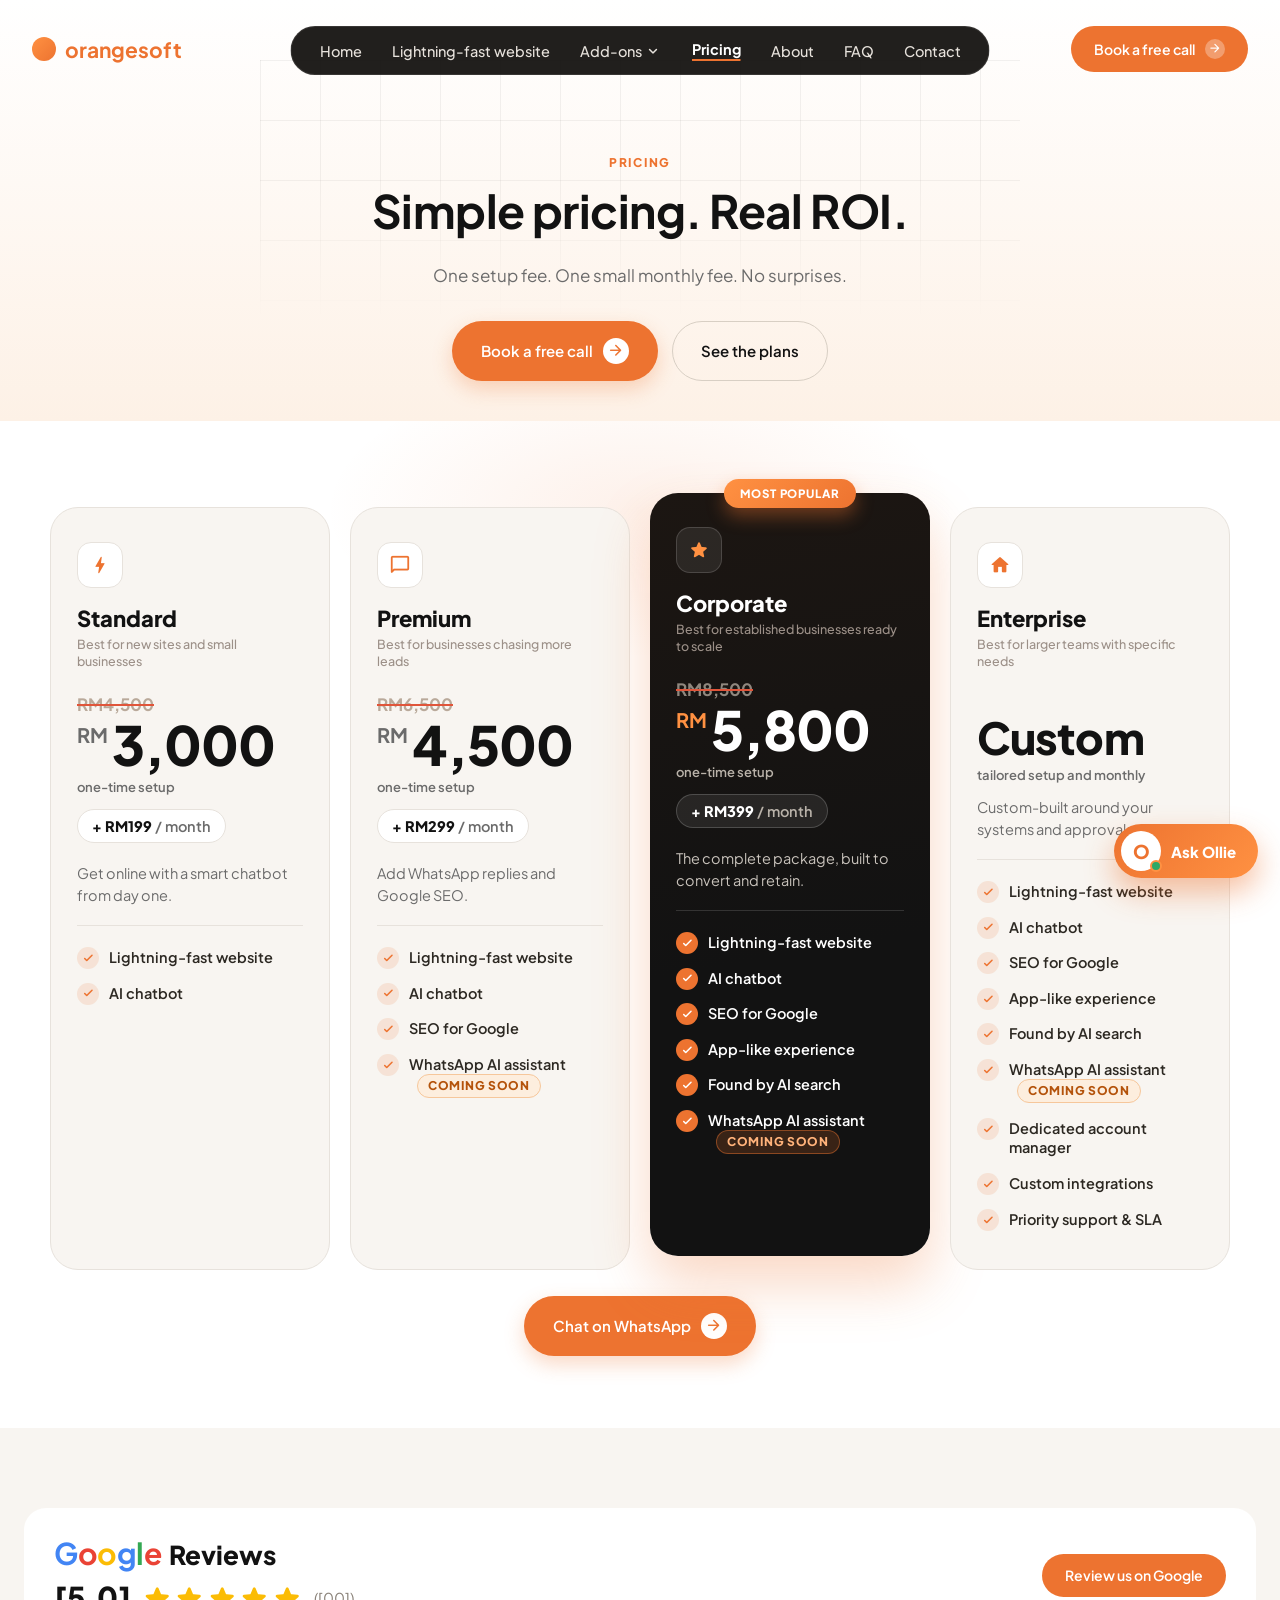
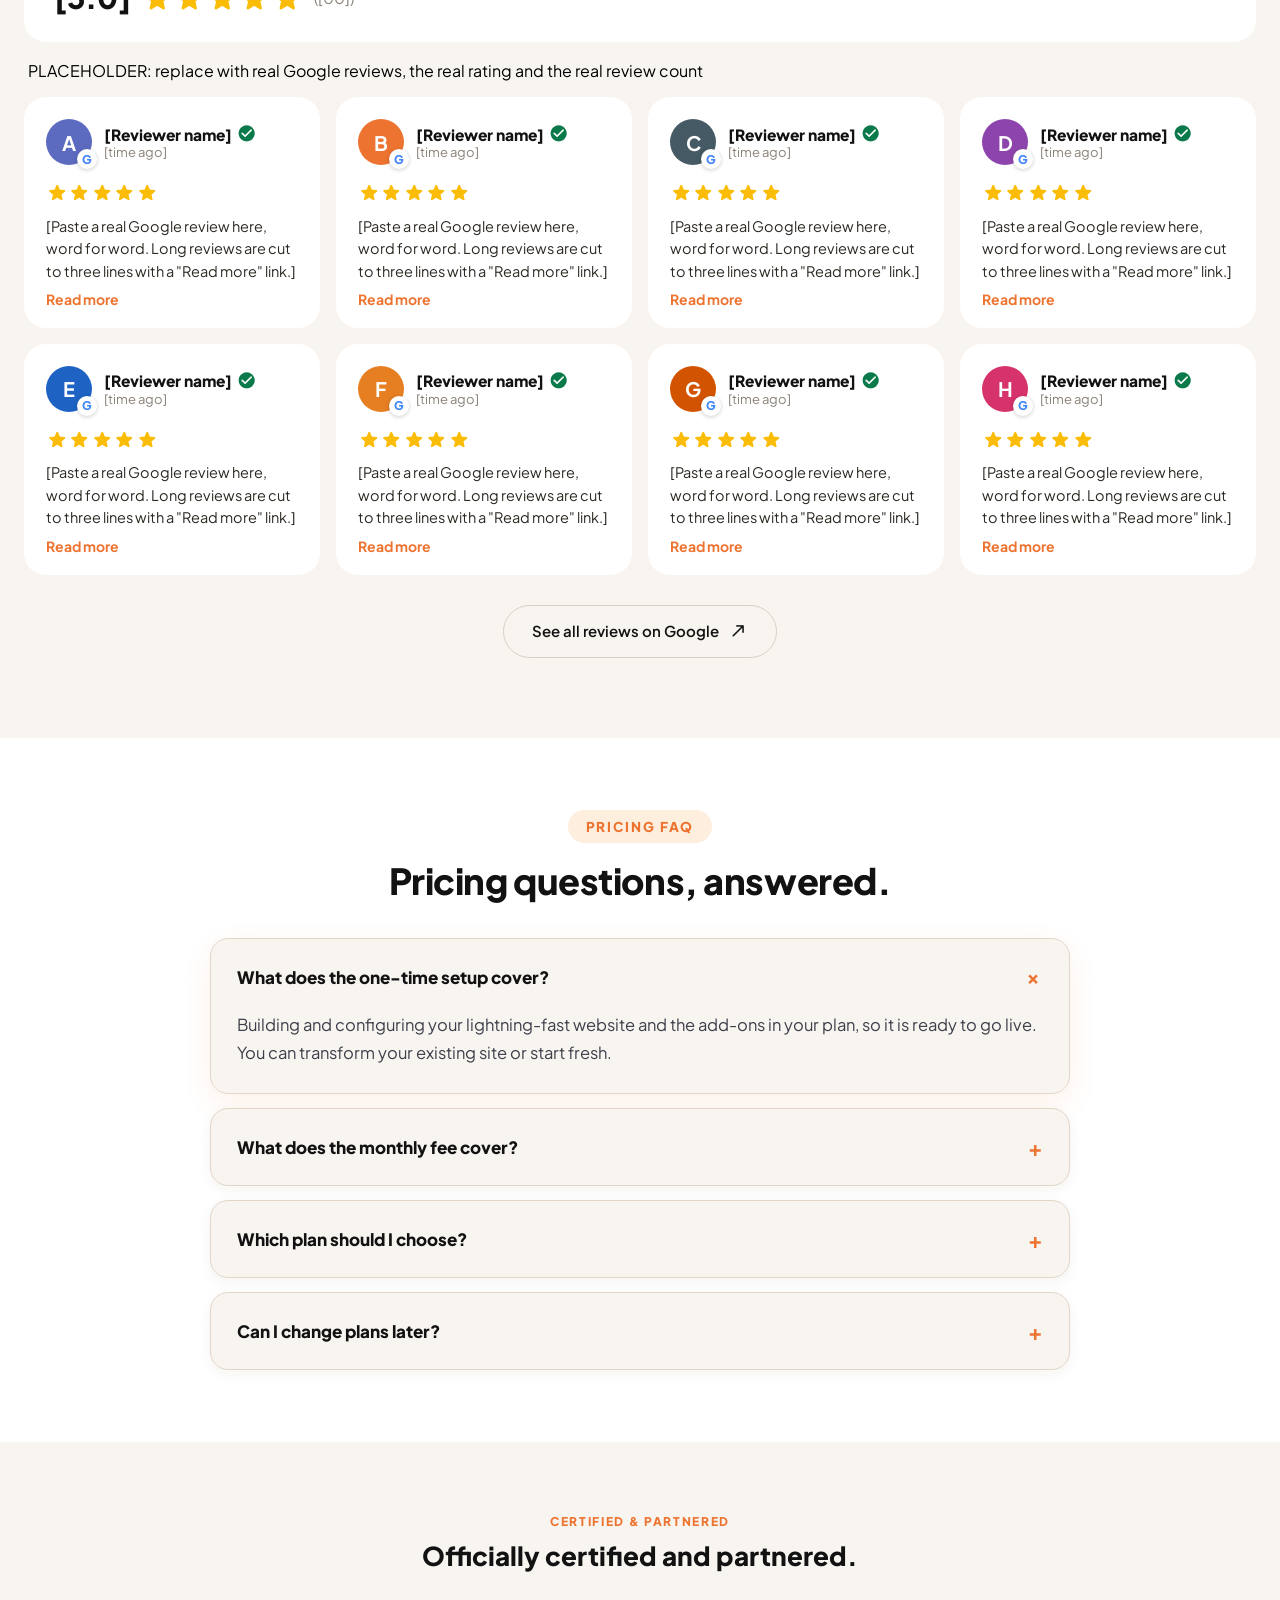
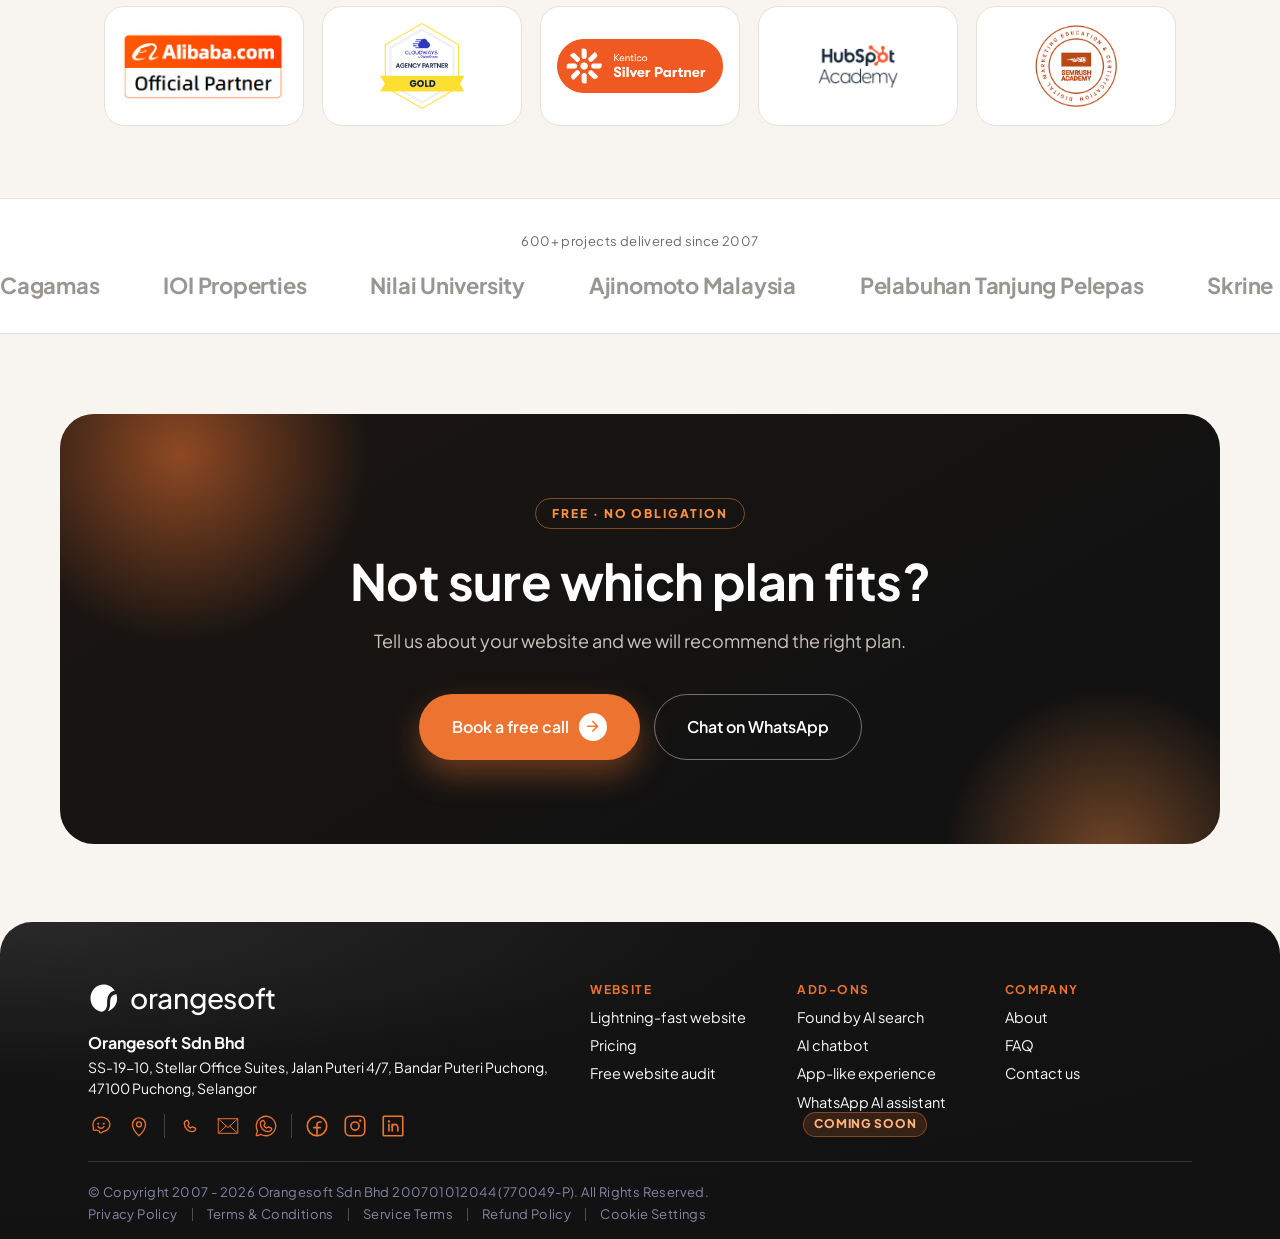
<file: pricing-page.html>
<!DOCTYPE html>
<html lang="en">
<head>
<link rel="preconnect" href="https://fonts.googleapis.com">
<link rel="preconnect" href="https://fonts.gstatic.com" crossorigin>
<link href="https://fonts.googleapis.com/css2?family=Plus+Jakarta+Sans:wght@400;500;600;700;800&display=swap" rel="stylesheet">
<link rel="preconnect" href="https://fonts.googleapis.com"><link href="https://fonts.googleapis.com/icon?family=Material+Icons+Round" rel="stylesheet">
<meta name="viewport" content="width=device-width, initial-scale=1">
<meta charset="UTF-8">
<title>Pricing — Mockup</title>
<meta name="description" content="Simple pricing for a Lightning-fast website, with AI add-ons included on higher plans. See what each plan includes.">
<link rel="stylesheet" href="assets/css/orangesoft.css">
<style>

  :root{
    --orange:#ed7330;
    --orange-dark:#c9631d;
    --orange-light:#ff9142;
    --dark:#121212;
    --cream:#f8f5f1;
    --gray:#6b6b6b;
    --border:#e7e2dc;
  }
  *{box-sizing:border-box;margin:0;padding:0;}
  body{font-family:"Plus Jakarta Sans",-apple-system,BlinkMacSystemFont,"Segoe UI",Roboto,Helvetica,Arial,sans-serif;background:#fff;}
  .label-row{text-align:center;padding:18px 0 6px;font-size:12px;letter-spacing:.12em;text-transform:uppercase;color:var(--gray);font-weight:700;}
  a{color:inherit;}

  /* ---------- HEADER / NAV (shared component) ---------- */
  .site-header{position:absolute;top:0;left:0;right:0;z-index:20;padding:26px 32px;display:flex;align-items:center;justify-content:space-between;}
  .site-logo{display:flex;align-items:center;gap:9px;font-size:21px;font-weight:700;color:var(--orange);text-decoration:none;}
  .site-logo .logo-dot{width:24px;height:24px;border-radius:50%;background:linear-gradient(135deg,var(--orange-light),var(--orange));flex-shrink:0;}
  .nav-pill{position:absolute;left:50%;top:26px;transform:translateX(-50%);display:flex;align-items:center;gap:30px;background:rgba(15,12,10,.92);border:1px solid rgba(255,255,255,.1);padding:13px 28px;border-radius:999px;}
  .nav-pill a{color:#e7e2dc;font-size:14.5px;font-weight:500;text-decoration:none;white-space:nowrap;}
  .nav-pill a:hover{color:#fff;}
  .nav-menu-btn{width:44px;height:44px;border-radius:50%;border:1px solid var(--border);background:#fff;display:none;align-items:center;justify-content:center;color:#121212;}
  @media (max-width:900px){ .nav-pill{display:none;} .nav-menu-btn{display:flex;} }
  .header-right{display:flex;align-items:center;gap:14px;}
  .header-cta{display:inline-flex;align-items:center;gap:8px;background:var(--orange);color:#fff;font-size:14px;font-weight:700;padding:11px 20px;border-radius:999px;text-decoration:none;white-space:nowrap;}
  .header-cta:hover{background:var(--orange-dark);}
  .header-cta .arrow{display:inline-flex;align-items:center;justify-content:center;width:20px;height:20px;border-radius:50%;background:rgba(255,255,255,.3);font-size:11px;}
  @media (max-width:480px){ .header-cta{padding:9px 14px;font-size:13px;} .header-cta .arrow{display:none;} }

  /* ---------- PAGE HERO ---------- */
  .page-hero{
    position:relative;
    padding:150px 24px 70px;
    text-align:center;
    background:linear-gradient(180deg,#fff 0%,#fdf1e6 100%);
    overflow:hidden;
  }
  .grid-overlay{
    position:absolute;top:60px;left:50%;transform:translateX(-50%);
    width:760px;max-width:90%;height:260px;
    background-image:
      linear-gradient(to right, rgba(0,0,0,.05) 1px, transparent 1px),
      linear-gradient(to bottom, rgba(0,0,0,.05) 1px, transparent 1px);
    background-size:60px 60px;
    mask-image:linear-gradient(to bottom, black 40%, transparent 100%);
    pointer-events:none;
  }
  .page-hero-inner{position:relative;max-width:760px;margin:0 auto;}
  .page-hero h1{font-size:44px;font-weight:800;color:#121212;line-height:1.2;margin-bottom:24px;}
  .page-hero p{font-size:17px;line-height:1.65;color:var(--gray);max-width:640px;margin:0 auto;}

  .btn{display:inline-flex;align-items:center;gap:10px;padding:16px 28px;border-radius:999px;font-size:15px;font-weight:600;text-decoration:none;border:1px solid transparent;}
  .btn-primary{background:var(--orange);color:#fff;}
  .btn-primary .arrow{display:inline-flex;align-items:center;justify-content:center;width:26px;height:26px;border-radius:50%;background:#fff;color:var(--orange);font-size:14px;}
  .btn-outline{background:transparent;color:#121212;border:1px solid #d8cfc4;}
  .cta-row-center{display:flex;gap:14px;justify-content:center;flex-wrap:wrap;}
  /* ---------- LIVE DEMO SECTION ---------- */
  .demo-section{
    padding:80px 24px;
    background:linear-gradient(180deg,#fdf1e6 0%,#fbe4cf 100%);
  }
  .demo-section .section-header{max-width:680px;margin:0 auto 50px;text-align:center;}
  .demo-section .section-heading{font-size:34px;font-weight:800;color:#121212;margin-bottom:16px;line-height:1.2;}
  .demo-section .section-desc{font-size:16px;line-height:1.6;color:#5a5248;}
  .demo-wrap{max-width:1000px;margin:0 auto;}
  .demo-vs{
    text-align:center;font-size:13px;font-weight:800;letter-spacing:.08em;
    text-transform:uppercase;color:var(--orange-dark);margin-bottom:22px;
  }
  .demo-run{text-align:center;margin-bottom:36px;}
  .demo-run .btn{background:#161311;color:#fff;}
  .demo-grid{display:grid;grid-template-columns:1fr 1fr;gap:22px;}
  @media (max-width:800px){ .demo-grid{grid-template-columns:1fr;} }
  .demo-card{border:1px solid var(--border);border-radius:22px;padding:0;overflow:hidden;background:#fff;}
  .demo-head{display:flex;align-items:center;justify-content:space-between;gap:10px;padding:22px 24px;}
  .demo-head .d-label{font-size:16px;font-weight:700;color:#121212;}
  .demo-url{font-family:ui-monospace,Menlo,monospace;font-size:12px;color:#6b6b6b;border:1px solid var(--border);border-radius:8px;padding:8px 12px;max-width:220px;white-space:nowrap;overflow:hidden;text-overflow:ellipsis;}
  .demo-body{background:#f2efeb;padding:22px 24px 26px;}
  .demo-progress{height:8px;border-radius:4px;background:#e7e2dc;margin-bottom:10px;overflow:hidden;}
  .demo-progress span{display:block;height:100%;width:0%;background:var(--orange);}
  .demo-timer{font-family:ui-monospace,Menlo,monospace;font-size:13px;font-weight:700;color:#50525f;margin-bottom:16px;}
  .demo-preview{
    height:260px;border-radius:14px;background:#f8f5f1;border:1px dashed var(--border);
    display:flex;flex-direction:column;align-items:center;justify-content:center;gap:12px;color:#a89f94;
  }
  .demo-preview .play-icon{width:52px;height:52px;border-radius:50%;background:#fff;box-shadow:0 6px 16px rgba(0,0,0,.08);display:flex;align-items:center;justify-content:center;color:#b9b2a9;}

  /* ---------- NEW SECTIONS ---------- */
  .section-header{max-width:720px;margin:0 auto 50px;text-align:center;}
  .section-heading{font-size:36px;font-weight:800;color:#121212;margin-bottom:16px;line-height:1.2;}
  .section-desc{font-size:16.5px;line-height:1.65;color:var(--gray);}
  .eyebrow,.pill-label{display:inline-block;font-size:12px;font-weight:800;letter-spacing:.14em;color:var(--orange);margin-bottom:14px;}
  .page-hero h1{font-size:46px;}
  .explain-section{background:#fff;padding:90px 24px;}
  .explain-grid{max-width:1040px;margin:0 auto 50px;display:grid;grid-template-columns:1fr auto 1fr auto 1fr;gap:16px;align-items:center;}
  @media (max-width:860px){ .explain-grid{grid-template-columns:1fr;} .explain-arrow{transform:rotate(90deg);text-align:center;} }
  .explain-step{background:var(--cream);border:1px solid var(--border);border-radius:22px;padding:28px 24px;height:100%;}
  .ex-num,.proc-num{width:38px;height:38px;border-radius:50%;background:var(--orange);color:#fff;font-weight:800;display:flex;align-items:center;justify-content:center;margin-bottom:16px;}
  .explain-step h3,.proc-card h3{font-size:18px;font-weight:700;color:#121212;margin-bottom:8px;}
  .explain-step p,.proc-card p{font-size:14.5px;line-height:1.55;color:var(--gray);}
  .explain-arrow{font-size:26px;color:var(--orange);font-weight:700;}
  .explain-visual{max-width:760px;margin:0 auto;text-align:center;}
  .explain-visual img{max-width:100%;height:auto;}
  .outcomes-section{background:var(--cream);padding:90px 24px;}
  .outcome-grid{max-width:1160px;margin:0 auto 40px;display:grid;grid-template-columns:repeat(4,1fr);gap:20px;}
  @media (max-width:1000px){ .outcome-grid{grid-template-columns:repeat(2,1fr);} }
  @media (max-width:560px){ .outcome-grid{grid-template-columns:1fr;} }
  .outcome-card{background:#fff;border:1px solid var(--border);border-radius:22px;padding:30px 26px;}
  .icon-badge{width:60px;height:60px;border-radius:16px;background:linear-gradient(160deg,#fde3cd,#fbeee2);display:flex;align-items:center;justify-content:center;margin-bottom:22px;}
  .icon-badge svg{width:28px;height:28px;}
  .outcome-card h3{font-size:19px;font-weight:700;color:#121212;margin-bottom:10px;}
  .outcome-card p{font-size:14.5px;line-height:1.6;color:var(--gray);}
  .tech-details{max-width:900px;margin:0 auto;background:#fff;border:1px solid var(--border);border-radius:18px;padding:6px 24px;}
  .tech-details summary,.qa summary{cursor:pointer;font-weight:700;color:#121212;padding:16px 0;list-style:none;display:flex;justify-content:space-between;align-items:center;}
  .tech-details summary::-webkit-details-marker,.qa summary::-webkit-details-marker{display:none;}
  .tech-details summary::after,.qa summary::after{content:"+";font-size:22px;color:var(--orange);font-weight:700;}
  .tech-details[open] summary::after,.qa[open] summary::after{content:"–";}
  .tech-grid{display:grid;grid-template-columns:1fr 1fr;gap:18px 30px;padding:6px 0 20px;}
  @media (max-width:760px){ .tech-grid{grid-template-columns:1fr;} }
  .tech-grid b{display:block;font-size:14.5px;color:#121212;margin-bottom:4px;}
  .tech-grid span{font-size:14px;line-height:1.55;color:var(--gray);}
  .cms-section{background:#fff;padding:90px 24px;}
  .cms-chips{max-width:900px;margin:0 auto;display:flex;flex-wrap:wrap;justify-content:center;gap:14px;}
  .cms-chips span{font-size:17px;font-weight:700;color:#121212;background:var(--cream);border:1px solid var(--border);border-radius:999px;padding:14px 26px;}
  .process-section{background:var(--cream);padding:90px 24px;}
  .process-grid{max-width:1160px;margin:0 auto;display:grid;grid-template-columns:repeat(4,1fr);gap:20px;}
  @media (max-width:1000px){ .process-grid{grid-template-columns:repeat(2,1fr);} }
  @media (max-width:560px){ .process-grid{grid-template-columns:1fr;} }
  .proc-card{background:#fff;border:1px solid var(--border);border-radius:22px;padding:28px 24px;}
  .qa-section{background:#fff;padding:90px 24px;}
  .qa-list{max-width:820px;margin:0 auto;display:flex;flex-direction:column;gap:12px;}
  .qa{border:1px solid var(--border);border-radius:16px;padding:2px 24px;background:var(--cream);}
  .qa summary{font-size:17px;}
  .qa p{font-size:15px;line-height:1.65;color:var(--gray);padding:0 0 18px;}
  .qa a{color:var(--orange);font-weight:700;}
  .proof2-section{background:var(--cream);padding:90px 24px 70px;text-align:center;}
  .proof2-stats{max-width:960px;margin:0 auto 60px;display:grid;grid-template-columns:1fr 1fr;gap:20px;text-align:left;}
  @media (max-width:760px){ .proof2-stats{grid-template-columns:1fr;} }
  .p2-stat{background:var(--dark);border-radius:24px;padding:34px 30px;display:flex;gap:22px;align-items:center;}
  .p2-num{font-size:56px;font-weight:800;color:var(--orange-light);line-height:1;flex-shrink:0;}
  .p2-txt{font-size:16px;font-weight:700;color:#fff;line-height:1.4;}
  .p2-txt small{display:block;font-size:12px;font-weight:500;color:#8f877e;margin-top:8px;}
  .t-label{font-size:16px;color:#50525f;margin-bottom:28px;}
  .trust-logos{max-width:900px;margin:0 auto;display:flex;justify-content:center;align-items:center;gap:20px 48px;flex-wrap:wrap;}
  .trust-logos span{font-size:20px;font-weight:700;color:#2c2822;opacity:.55;}
  .final-cta{background:#fff;padding:80px 24px 90px;}
  .final-cta-inner{position:relative;max-width:1160px;margin:0 auto;border-radius:34px;padding:84px 32px;text-align:center;overflow:hidden;background:linear-gradient(150deg,#1c1612 0%,#121212 70%);}
  .fc-orb{position:absolute;border-radius:50%;pointer-events:none;}
  .fc-orb-1{width:520px;height:520px;left:-140px;top:-220px;background:radial-gradient(closest-side,rgba(237,115,48,.55),transparent 72%);}
  .fc-orb-2{width:460px;height:460px;right:-120px;bottom:-240px;background:radial-gradient(closest-side,rgba(255,145,66,.40),transparent 72%);}
  .fc-content{position:relative;z-index:1;max-width:760px;margin:0 auto;}
  .fc-eyebrow{display:inline-block;font-size:12px;font-weight:800;letter-spacing:.16em;color:var(--orange-light);border:1px solid rgba(255,145,66,.45);border-radius:999px;padding:7px 16px;margin-bottom:24px;}
  .final-cta h2{font-size:48px;line-height:1.12;font-weight:800;color:#fff;margin-bottom:18px;}
  .final-cta p{font-size:18px;line-height:1.6;color:#c9c3bc;margin-bottom:38px;}
  .fc-btn{padding:18px 32px;font-size:16px;box-shadow:0 14px 32px rgba(237,115,48,.4);}
  .fc-link{display:inline-block;margin-top:22px;font-size:15px;font-weight:600;color:#c9c3bc;text-decoration:none;}
  .fc-link:hover{color:#fff;text-decoration:underline;}
  @media (max-width:700px){ .final-cta h2{font-size:32px;} .final-cta-inner{padding:60px 22px;} .page-hero h1{font-size:34px;} .section-heading{font-size:28px;} }

  /* ---------- FOOTER (shared) ---------- */
  .site-footer{background:#fff;padding:70px 24px 0;}
  .footer-top{max-width:1160px;margin:0 auto;display:grid;grid-template-columns:1.6fr 1fr 1fr 1fr;gap:40px;padding-bottom:56px;}
  @media (max-width:800px){ .footer-top{grid-template-columns:1fr 1fr;} }
  .footer-brand .f-logo{display:flex;align-items:center;gap:10px;font-size:26px;font-weight:700;color:var(--orange);margin-bottom:18px;}
  .footer-brand .f-logo .f-dot{width:30px;height:30px;border-radius:50%;background:var(--orange);}
  .footer-brand p{font-size:14px;line-height:1.6;color:#6b6b6b;max-width:320px;}
  .footer-col-label{font-size:14px;color:#9c9088;margin-bottom:18px;}
  .footer-col a{display:block;font-size:15px;font-weight:600;color:#121212;text-decoration:none;margin-bottom:14px;}
  .footer-social{display:flex;gap:12px;margin-top:4px;}
  .footer-social a{width:38px;height:38px;border-radius:50%;border:1px solid var(--border);display:flex;align-items:center;justify-content:center;color:#50525f;}
  .footer-watermark{background:linear-gradient(160deg,#fde3cd,#fff);overflow:hidden;padding:20px 0;}
  .footer-watermark span{display:block;text-align:center;white-space:nowrap;font-size:140px;font-weight:800;letter-spacing:-.02em;color:transparent;-webkit-text-stroke:1.5px rgba(237,115,48,.35);}
  .footer-bottom{max-width:1160px;margin:0 auto;padding:22px 0;display:flex;justify-content:space-between;align-items:center;border-top:1px solid var(--border);font-size:13px;color:#9c9088;}
  .footer-bottom a{color:#9c9088;text-decoration:none;}
  .back-to-top{
    display:flex;align-items:center;gap:10px;
  }
  .back-to-top .btt-circle{
    width:34px;height:34px;border-radius:50%;background:#161311;color:#fff;
    display:flex;align-items:center;justify-content:center;
  }
  .wa-float{position:fixed;right:22px;bottom:22px;z-index:50;display:flex;align-items:center;gap:10px;background:#25d366;color:#fff;font-weight:700;font-size:14px;padding:13px 20px;border-radius:999px;text-decoration:none;box-shadow:0 10px 24px rgba(0,0,0,.2);}
  .wa-float svg{width:20px;height:20px;}

  /* ---------- SOLID PASS ---------- */
  .explain-section,.outcomes-section,.process-section,.qa-section{padding:64px 24px;}
  .proof2-section{padding:56px 24px 56px;}
  .section-header{margin-bottom:34px;}
  .page-hero{padding-bottom:40px;}
  .statbar{background:var(--dark);padding:0 24px;}
  .statbar-inner{max-width:1160px;margin:0 auto;display:grid;grid-template-columns:repeat(3,1fr);}
  .sb{padding:34px 28px;border-left:1px solid #2a2420;}
  .sb:first-child{border-left:0;}
  .sb b{display:block;font-size:52px;font-weight:800;color:var(--orange-light);line-height:1;margin-bottom:10px;}
  .sb span{display:block;font-size:15.5px;font-weight:600;color:#fff;line-height:1.4;}
  .sb small{display:block;font-size:12px;color:#8f877e;margin-top:8px;}
  @media (max-width:760px){ .statbar-inner{grid-template-columns:1fr;} .sb{border-left:0;border-top:1px solid #2a2420;} .sb:first-child{border-top:0;} }
  .cmp{max-width:1040px;margin:0 auto 36px;display:grid;grid-template-columns:1fr 1fr;gap:20px;}
  @media (max-width:760px){ .cmp{grid-template-columns:1fr;} }
  .cmp-col{border-radius:24px;padding:32px 30px;}
  .cmp-old{background:var(--cream);border:1px solid var(--border);}
  .cmp-new{background:var(--dark);box-shadow:0 24px 50px rgba(11,9,8,.25);}
  .cmp-tag{font-size:12px;font-weight:800;letter-spacing:.14em;margin-bottom:20px;color:var(--gray);}
  .cmp-new .cmp-tag{color:var(--orange-light);}
  .cmp ul{list-style:none;display:flex;flex-direction:column;gap:16px;}
  .cmp li{display:flex;gap:14px;align-items:flex-start;font-size:16px;font-weight:600;line-height:1.45;color:#3a352f;}
  .cmp-new li{color:#fff;}
  .cmp li i{font-style:normal;flex-shrink:0;width:26px;height:26px;border-radius:50%;display:flex;align-items:center;justify-content:center;font-size:13px;font-weight:800;background:#ece6df;color:#9a9188;}
  .cmp-new li i{background:var(--orange);color:#fff;}
  .outcome-card{background:var(--dark);border:0;border-radius:22px;padding:30px 26px;}
  .oc-big{font-size:30px;font-weight:800;color:var(--orange-light);margin-bottom:14px;line-height:1;}
  .outcome-card h3{color:#fff;}
  .outcome-card p{color:#b9b2aa;}
  .cms-row{max-width:1060px;margin:34px auto 0;display:flex;align-items:center;gap:20px;flex-wrap:wrap;justify-content:center;background:#fff;border:1px solid var(--border);border-radius:22px;padding:20px 26px;}
  .cms-label{font-size:12px;font-weight:800;letter-spacing:.14em;color:var(--orange);}
  .cms-row .cms-chips{gap:10px;}
  .cms-row .cms-chips span{font-size:15px;padding:10px 20px;}
  .final-cta{padding:56px 24px 72px;}

  .hero-split{max-width:1160px;display:grid;grid-template-columns:1.05fr .95fr;gap:40px;align-items:center;text-align:left;}
  .hero-split h1{font-size:44px;}
  .hero-btns{display:flex;gap:14px;flex-wrap:wrap;margin-top:32px;}
  .hero-img img{width:100%;height:auto;display:block;filter:drop-shadow(0 24px 40px rgba(201,99,29,.18));}
  @media (max-width:900px){ .hero-split{grid-template-columns:1fr;text-align:center;} .hero-btns{justify-content:center;} .hero-split h1{font-size:34px;} }

  .bf-grid{max-width:1160px;margin:0 auto;display:grid;grid-template-columns:repeat(3,1fr);gap:20px;}
  .bf-card{background:#fff;border:1px solid var(--border);border-radius:24px;padding:32px 28px;}
  .bf-wide{grid-column:span 2;}
  .bf-dark{background:var(--dark);border-color:var(--dark);}
  .bf-icon{width:52px;height:52px;border-radius:14px;background:linear-gradient(160deg,#fde3cd,#fbeee2);color:var(--orange);display:flex;align-items:center;justify-content:center;margin-bottom:20px;}
  .bf-dark .bf-icon{background:rgba(237,115,48,.18);color:var(--orange-light);}
  .bf-icon svg{width:26px;height:26px;}
  .bf-tag{font-size:12px;font-weight:800;letter-spacing:.14em;color:var(--orange);margin-bottom:10px;}
  .bf-card h3{font-size:22px;font-weight:800;line-height:1.25;color:#121212;margin-bottom:10px;}
  .bf-card p{font-size:15px;line-height:1.6;color:var(--gray);}
  .bf-dark .bf-tag{color:var(--orange-light);} .bf-dark h3{color:#fff;} .bf-dark p{color:#b9b2aa;}
  @media (max-width:900px){ .bf-grid{grid-template-columns:1fr 1fr;} }
  @media (max-width:600px){ .bf-grid{grid-template-columns:1fr;} .bf-wide{grid-column:auto;} }

  .sb-lead{max-width:1160px;margin:0 auto;padding:30px 28px 0;font-size:12px;font-weight:800;letter-spacing:.16em;color:var(--orange-light);}
  .statbar-inner .sb{padding-top:22px;}
  .cmp-h{font-size:24px;font-weight:800;line-height:1.25;margin-bottom:12px;color:#121212;}
  .cmp-new .cmp-h{color:#fff;}
  .cmp-p{font-size:16px;line-height:1.65;color:#5a544d;}
  .cmp-new .cmp-p{color:#c9c3bc;}
  .explain-note{max-width:760px;margin:0 auto;text-align:center;font-size:17px;line-height:1.6;color:#50525f;}
  .explain-note b{color:var(--orange);}
  .bg-grid{max-width:1160px;margin:0 auto 20px;display:grid;grid-template-columns:1fr 1fr;gap:20px;}
  @media (max-width:860px){ .bg-grid{grid-template-columns:1fr;} }
  .bg-card{background:#fff;border:1px solid var(--border);border-radius:24px;padding:32px 30px;}
  .bg-title{display:flex;align-items:center;gap:12px;font-size:24px;font-weight:800;color:#121212;margin-bottom:8px;}
  .bg-ic{width:44px;height:44px;border-radius:12px;background:linear-gradient(160deg,#fde3cd,#fbeee2);display:flex;align-items:center;justify-content:center;font-size:20px;}
  .bg-item{padding:20px 0;border-top:1px solid var(--border);}
  .bg-title+.bg-item{margin-top:14px;}
  .bg-tag{font-size:11.5px;font-weight:800;letter-spacing:.14em;color:var(--orange);margin-bottom:6px;}
  .bg-item h4{font-size:18px;font-weight:800;color:#121212;margin-bottom:6px;}
  .bg-item p{font-size:14.5px;line-height:1.6;color:var(--gray);}
  .bg-strip{max-width:1160px;margin:0 auto;background:var(--dark);border-radius:24px;padding:30px 34px;display:grid;grid-template-columns:1fr 1.4fr;gap:30px;align-items:center;}
  @media (max-width:860px){ .bg-strip{grid-template-columns:1fr;} }
  .bg-strip h4{font-size:24px;font-weight:800;color:#fff;}
  .bg-strip .bg-tag{color:var(--orange-light);}
  .bg-strip p{font-size:15.5px;line-height:1.6;color:#c9c3bc;}

  /* ---------- CLEAR LAYOUT PASS ---------- */
  .step-section{padding:72px 24px;}
  .bg-white{background:#fff;} .bg-cream{background:var(--cream);}
  .step-tag{display:inline-block;font-size:12px;font-weight:800;letter-spacing:.14em;color:var(--orange);background:#fdeede;border-radius:999px;padding:7px 16px;margin-bottom:16px;}
  .stat-panel{background:var(--dark);border-radius:28px;max-width:1060px;margin:0 auto;overflow:hidden;}
  .statbar{display:none;}
  .flow{max-width:1040px;margin:0 auto 36px;display:grid;grid-template-columns:1fr auto 1fr auto 1fr;gap:14px;align-items:stretch;}
  @media (max-width:860px){ .flow{grid-template-columns:1fr;} .flow-arrow{transform:rotate(90deg);text-align:center;} }
  .flow-card{background:#fff;border:1px solid var(--border);border-radius:22px;padding:26px 24px;}
  .flow-n{width:36px;height:36px;border-radius:50%;background:var(--orange);color:#fff;font-weight:800;display:flex;align-items:center;justify-content:center;margin-bottom:14px;}
  .flow-card h3{font-size:18px;font-weight:700;color:#121212;margin-bottom:8px;}
  .flow-card p{font-size:14.5px;line-height:1.55;color:var(--gray);}
  .flow-arrow{align-self:center;font-size:26px;font-weight:700;color:var(--orange);}
  .jargon{max-width:720px;margin:30px auto 0;text-align:center;font-size:15.5px;color:#5a5248;background:#fff;border:1px dashed #e0b793;border-radius:14px;padding:14px 20px;}
  .jargon b{color:var(--orange-dark);}
  .grp-grid{max-width:1160px;margin:0 auto;display:grid;grid-template-columns:repeat(3,1fr);gap:20px;align-items:stretch;}
  @media (max-width:980px){ .grp-grid{grid-template-columns:1fr;} }
  .grp{background:var(--cream);border:1px solid var(--border);border-radius:26px;padding:28px 26px;}
  .grp-dark{background:var(--dark);border-color:var(--dark);}
  .grp-head{display:flex;align-items:center;gap:12px;font-size:20px;font-weight:800;color:#121212;margin-bottom:22px;}
  .grp-head span{width:34px;height:34px;border-radius:50%;background:var(--orange);color:#fff;font-size:15px;display:flex;align-items:center;justify-content:center;}
  .grp-dark .grp-head{color:#fff;}
  .grp ul{list-style:none;display:flex;flex-direction:column;gap:20px;}
  .grp li{display:flex;gap:14px;align-items:flex-start;}
  .gi{flex-shrink:0;width:40px;height:40px;border-radius:12px;background:#fff;color:var(--orange);display:flex;align-items:center;justify-content:center;border:1px solid var(--border);}
  .gi svg{width:20px;height:20px;}
  .grp-dark .gi{background:rgba(237,115,48,.18);border-color:transparent;color:var(--orange-light);}
  .grp li b{display:block;font-size:16px;color:#121212;margin-bottom:4px;}
  .grp li p{font-size:14.5px;line-height:1.55;color:var(--gray);}
  .grp-dark li b{color:#fff;} .grp-dark li p{color:#b9b2aa;}
  .grp-note{margin-top:22px;font-size:14.5px;line-height:1.55;color:#d8d2ca;border-top:1px solid #2a2420;padding-top:18px;}
  .grp-link{display:inline-block;margin-top:14px;font-weight:700;color:var(--orange-light);text-decoration:none;}
  .sc{max-width:900px;margin:0 auto;display:grid;grid-template-columns:1fr 1fr;gap:20px;}
  @media (max-width:700px){ .sc{grid-template-columns:1fr;} }
  .sc-col{background:#fff;border:1px solid var(--border);border-radius:24px;padding:28px;}
  .sc-new{background:var(--dark);border-color:var(--dark);}
  .sc-tag{font-size:12px;font-weight:800;letter-spacing:.14em;color:var(--gray);margin-bottom:18px;}
  .sc-new .sc-tag{color:var(--orange-light);}
  .sc ul{list-style:none;display:flex;flex-direction:column;gap:14px;}
  .sc li{display:flex;gap:12px;align-items:center;font-size:16px;font-weight:600;color:#2c2822;}
  .sc-new li{color:#fff;}
  .sc li i{font-style:normal;width:26px;text-align:center;color:var(--orange);font-weight:800;}
  .process-section{background:#fff;} .qa-section{background:var(--cream);} .proof2-section{background:#fff;} .final-cta{background:var(--cream);}
  .qa{background:#fff;}
  .cms-row{background:var(--cream);}
  .hero-note{margin-top:18px;font-size:14px;color:#7a7168;}

  .faq2-grid{max-width:860px;margin:0 auto;display:block;}
  @media (max-width:900px){ .faq2-grid{grid-template-columns:1fr;gap:34px;} }
  .faq2-side{position:sticky;top:24px;}
  @media (max-width:900px){ .faq2-side{position:static;} }
  .faq2-side .section-heading{font-size:34px;}
  .faq2-card{margin-top:28px;background:var(--dark);border-radius:24px;padding:28px;display:flex;flex-direction:column;gap:12px;}
  .faq2-card b{color:#fff;font-size:19px;}
  .faq2-card span{color:#b9b2aa;font-size:14.5px;line-height:1.5;}
  .faq2-card .btn{justify-content:center;margin-top:6px;}
  .faq2-wa{color:var(--orange-light);font-weight:600;font-size:14.5px;text-decoration:none;}
  .faq2 .qa-list{max-width:none;margin:0;gap:14px;}
  .faq2 .qa{background:var(--cream);border:1px solid var(--border);border-radius:18px;padding:4px 26px;}
  .faq2 .qa[open]{background:#fff;border-color:var(--orange);box-shadow:0 10px 28px rgba(237,115,48,.10);}
  .faq2 .qa summary{font-size:17px;padding:20px 0;}
  .faq2 .qa-body p{font-size:15.5px;line-height:1.7;color:#50525f;padding:0 0 22px;}
  .faq2 .qa a{color:var(--orange);font-weight:700;}
  .proof2-section{background:var(--cream);} .final-cta{background:#fff;}
  .faq2-card{padding:34px 30px;gap:14px;background:linear-gradient(150deg,#1c1612,#121212);box-shadow:0 20px 44px rgba(11,9,8,.25);}
  .faq2-card b{font-size:26px;line-height:1.2;}
  .faq2-card .fc-eyebrow{align-self:flex-start;font-size:11px;margin-bottom:4px;color:var(--orange-light);}
  .faq2-card .btn{padding:16px 24px;}
  .proof2-section{background:var(--cream);}
  /* ---------- MARQUEE ---------- */
  .marquee-section{
    background:#fff;
    border-top:1px solid var(--border);
    border-bottom:1px solid var(--border);
    padding:34px 0;
    overflow:hidden;
  }
  .marquee-caption{
    text-align:center;
    font-size:13px;
    color:var(--gray);
    margin-bottom:22px;
    letter-spacing:.03em;
  }
  .marquee-track{
    display:flex;
    width:max-content;
    animation:scroll 26s linear infinite;
  }
  .marquee-track:hover{animation-play-state:paused;}
  @keyframes scroll{
    0%{transform:translateX(0);}
    100%{transform:translateX(-50%);}
  }
  .logo-set{
    display:flex;
    align-items:center;
    gap:64px;
    padding-right:64px;
  }
  .logo-chip{
    font-size:22px;
    font-weight:700;
    color:#20180f;
    opacity:.45;
    white-space:nowrap;
    letter-spacing:-.01em;
  }


  .final-cta{background:var(--cream);padding:80px 24px 90px;}
  .final-cta-inner{position:relative;max-width:1160px;margin:0 auto;border-radius:34px;padding:88px 32px;text-align:center;overflow:hidden;background:linear-gradient(150deg,#1c1612 0%,#121212 70%);}
  .fc-orb{position:absolute;border-radius:50%;pointer-events:none;}
  .fc-orb-1{width:520px;height:520px;left:-140px;top:-220px;background:radial-gradient(closest-side,rgba(237,115,48,.55),transparent 72%);}
  .fc-orb-2{width:460px;height:460px;right:-120px;bottom:-240px;background:radial-gradient(closest-side,rgba(255,145,66,.40),transparent 72%);}
  .fc-content{position:relative;z-index:1;max-width:780px;margin:0 auto;}
  .fc-eyebrow{display:inline-block;font-size:12px;font-weight:800;letter-spacing:.16em;color:var(--orange-light);border:1px solid rgba(255,145,66,.45);border-radius:999px;padding:7px 16px;margin-bottom:24px;}
  .final-cta h2{font-size:52px;line-height:1.1;font-weight:800;color:#fff;margin-bottom:20px;letter-spacing:-.01em;}
  .final-cta p{font-size:18px;line-height:1.6;color:#c9c3bc;margin:0 auto 38px;max-width:640px;}
  .fc-actions{display:flex;gap:14px;justify-content:center;flex-wrap:wrap;}
  .fc-btn{padding:18px 32px;font-size:16px;box-shadow:0 14px 32px rgba(237,115,48,.4);}
  .fc-btn-ghost{display:inline-flex;align-items:center;gap:10px;padding:18px 30px;border-radius:999px;font-size:16px;font-weight:600;text-decoration:none;color:#fff;border:1.5px solid rgba(255,255,255,.4);transition:background .15s ease,border-color .15s ease;}
  .fc-btn-ghost:hover{background:rgba(255,255,255,.1);border-color:#fff;}
  .fc-points{list-style:none;display:flex;gap:10px 28px;justify-content:center;flex-wrap:wrap;margin-top:34px;padding-top:26px;border-top:1px solid rgba(255,255,255,.12);}
  .fc-points li{font-size:14.5px;font-weight:600;color:#d8d2ca;}
  @media (max-width:700px){ .final-cta h2{font-size:34px;} .final-cta-inner{padding:60px 22px;} .final-cta p{font-size:16px;} }

  /* ---------- ADD-ONS PAGE ---------- */
  .jump{margin-top:22px;font-size:13.5px;color:#7a7168;display:flex;flex-wrap:wrap;gap:6px 16px;align-items:center;}
  .jump a{color:#121212;font-weight:600;text-decoration:none;border-bottom:1px solid #e0b793;}
  .jump a:hover{color:var(--orange);}
  .stack{display:flex;flex-direction:column;gap:12px;}
  .stack-top{display:grid;grid-template-columns:1fr 1fr;gap:12px;}
  .st{background:#fff;border:1px solid var(--border);border-radius:18px;padding:22px 18px;font-weight:700;color:#121212;font-size:15.5px;box-shadow:0 10px 24px rgba(201,99,29,.10);text-align:center;}
  .stack-plus{text-align:center;font-size:12px;font-weight:800;letter-spacing:.12em;text-transform:uppercase;color:var(--orange);}
  .stack-base{background:var(--dark);border-radius:20px;padding:26px;text-align:center;box-shadow:0 20px 40px rgba(11,9,8,.25);}
  .stack-base b{display:block;color:#fff;font-size:20px;margin-bottom:4px;}
  .stack-base span{color:var(--orange-light);font-size:13px;font-weight:700;letter-spacing:.1em;text-transform:uppercase;}
  .addon-row{max-width:1160px;margin:0 auto;display:grid;grid-template-columns:1fr 1fr;gap:64px;align-items:center;}
  .addon-row.rev .addon-copy{order:2;}
  @media (max-width:900px){ .addon-row{grid-template-columns:1fr;gap:34px;} .addon-row.rev .addon-copy{order:0;} }
  .addon-meta{display:flex;flex-wrap:wrap;align-items:center;gap:10px;margin-bottom:6px;}
  .addon-badge{font-size:12px;font-weight:700;color:#121212;background:#fff;border:1px solid var(--border);border-radius:999px;padding:6px 14px;}
  .bg-cream .addon-badge{background:#fff;}
  .addon-copy .section-heading{font-size:34px;}
  .addon-desc{font-size:17px;line-height:1.6;color:#50525f;margin:0 0 24px;}
  .addon-list{list-style:none;display:flex;flex-direction:column;gap:18px;margin-bottom:30px;}
  .addon-list li{display:flex;gap:14px;align-items:flex-start;}
  .addon-list .gi{flex-shrink:0;width:40px;height:40px;border-radius:12px;background:#fff;color:var(--orange);display:flex;align-items:center;justify-content:center;border:1px solid var(--border);}
  .addon-list .gi svg{width:20px;height:20px;}
  .addon-list b{display:block;font-size:16px;color:#121212;margin-bottom:3px;}
  .addon-list p{font-size:14.5px;line-height:1.55;color:var(--gray);}
  .addon-visual{display:flex;justify-content:center;}
  .mock{width:100%;max-width:440px;background:#fff;border:1px solid var(--border);border-radius:24px;padding:22px;box-shadow:0 24px 50px rgba(11,9,8,.12);}
  .mock-bar{display:flex;align-items:center;gap:6px;margin-bottom:18px;}
  .mock-bar i{width:10px;height:10px;border-radius:50%;background:#e7e2dc;}
  .mock-bar span{margin-left:10px;font-size:12px;color:#9a9188;}
  .msgs{display:flex;flex-direction:column;gap:10px;}
  .m{max-width:82%;padding:12px 15px;border-radius:16px;font-size:14.5px;line-height:1.45;}
  .m small{display:block;font-size:10.5px;opacity:.55;margin-top:4px;text-align:right;}
  .mock-chat .me{align-self:flex-end;background:var(--cream);color:#121212;border-bottom-right-radius:4px;}
  .mock-chat .bot{align-self:flex-start;background:var(--orange);color:#fff;border-bottom-left-radius:4px;}
  .mock-wa{background:#efe7dd;}
  .wa-head{display:flex;align-items:center;gap:12px;background:#075e54;margin:-22px -22px 18px;padding:14px 20px;border-radius:24px 24px 0 0;color:#fff;}
  .wa-head b{display:block;font-size:15px;} .wa-head small{font-size:11.5px;opacity:.8;}
  .wa-av{width:38px;height:38px;border-radius:50%;background:#25d366;display:flex;align-items:center;justify-content:center;font-weight:800;}
  .mock-wa .me{align-self:flex-start;background:#fff;color:#121212;border-bottom-left-radius:4px;}
  .mock-wa .bot{align-self:flex-end;background:#d9fdd3;color:#121212;border-bottom-right-radius:4px;}
  .mock-note{margin-top:16px;text-align:center;font-size:11px;letter-spacing:.06em;color:#a19a91;text-transform:uppercase;}
  .mock-phone{max-width:300px;border-radius:38px;background:var(--dark);border-color:var(--dark);padding:18px 18px 22px;}
  .ph-notch{width:90px;height:8px;border-radius:99px;background:#2a2420;margin:0 auto 20px;}
  .ph-notif{display:flex;gap:12px;align-items:flex-start;background:rgba(255,255,255,.95);border-radius:18px;padding:12px 14px;position:relative;}
  .ph-ico{flex-shrink:0;width:34px;height:34px;border-radius:9px;background:var(--orange);color:#fff;font-weight:800;display:flex;align-items:center;justify-content:center;}
  .ph-notif b{display:block;font-size:13px;color:#121212;} .ph-notif small{font-size:12px;color:#5a5248;line-height:1.35;display:block;margin-top:2px;}
  .ph-notif em{position:absolute;right:12px;top:10px;font-size:10px;color:#9a9188;font-style:normal;}
  .ph-home{display:grid;grid-template-columns:repeat(4,1fr);gap:10px;margin-top:70px;margin-bottom:60px;}
  .ph-home span{aspect-ratio:1;border-radius:14px;background:var(--orange);color:#fff;font-size:9px;font-weight:700;display:flex;align-items:center;justify-content:center;text-align:center;line-height:1.1;}
  .ph-home .ph-dim{background:#2a2420;}
  .mock-phone .mock-note{color:#6f675f;}
  .mock-ai .ai-q{background:var(--cream);border:1px solid var(--border);border-radius:999px;padding:12px 18px;font-size:14.5px;font-weight:600;color:#121212;margin-bottom:16px;}
  .ai-a{border:1px solid var(--border);border-radius:18px;padding:18px;}
  .ai-tag{font-size:11px;font-weight:800;letter-spacing:.14em;color:var(--orange);margin-bottom:8px;}
  .ai-a p{font-size:14.5px;line-height:1.55;color:#3a352f;} .ai-a b{color:#121212;}
  .ai-src{display:flex;gap:8px;margin-top:14px;flex-wrap:wrap;}
  .ai-src span{font-size:12px;background:var(--cream);border:1px solid var(--border);border-radius:999px;padding:5px 12px;color:#5a5248;}
  .matrix-wrap{max-width:900px;margin:0 auto;overflow-x:auto;}
  .matrix{width:100%;border-collapse:separate;border-spacing:0;border:1px solid var(--border);border-radius:20px;overflow:hidden;background:#fff;}
  .matrix th,.matrix td{padding:18px 16px;text-align:center;font-size:15px;border-bottom:1px solid var(--border);}
  .matrix th{background:var(--cream);font-weight:800;color:#121212;font-size:14px;}
  .matrix th.pop{background:var(--dark);color:#fff;}
  .matrix td:first-child,.matrix th:first-child{text-align:left;font-weight:700;color:#121212;}
  .matrix tr:last-child td{border-bottom:0;}
  .ck{color:#fff;background:var(--orange);width:24px;height:24px;border-radius:50%;display:inline-flex;align-items:center;justify-content:center;font-size:12px;font-weight:800;}
  .no{color:#c9c1b8;font-size:18px;}
  .final-cta{background:var(--cream);}

  .pc-grid{max-width:1160px;margin:0 auto;display:grid;grid-template-columns:repeat(4,1fr);gap:18px;align-items:stretch;}
  @media (max-width:1000px){ .pc-grid{grid-template-columns:1fr 1fr;} }
  @media (max-width:560px){ .pc-grid{grid-template-columns:1fr;} }
  .pc{background:var(--cream);border:1px solid var(--border);border-radius:26px;padding:28px 24px;display:flex;flex-direction:column;}
  .pc-pop{background:var(--dark);border-color:var(--dark);box-shadow:0 26px 54px rgba(11,9,8,.28);transform:translateY(-10px);}
  @media (max-width:1000px){ .pc-pop{transform:none;} }
  .pc-tag{font-size:11.5px;font-weight:800;letter-spacing:.12em;text-transform:uppercase;color:var(--orange);margin-bottom:12px;}
  .pc-pop .pc-tag{color:var(--orange-light);}
  .pc h3{font-size:24px;font-weight:800;color:#121212;margin-bottom:10px;}
  .pc-pop h3{color:#fff;}
  .pc-price{margin-bottom:22px;padding-bottom:20px;border-bottom:1px solid var(--border);}
  .pc-pop .pc-price{border-color:#2a2420;}
  .pc-price b{display:block;font-size:30px;font-weight:800;color:#121212;line-height:1.1;}
  .pc-price span{font-size:13.5px;color:var(--gray);}
  .pc-pop .pc-price b{color:#fff;} .pc-pop .pc-price span{color:#b9b2aa;}
  .pc ul{list-style:none;display:flex;flex-direction:column;gap:13px;}
  .pc li{display:flex;gap:12px;align-items:center;font-size:14.5px;font-weight:600;color:#2c2822;}
  .pc li i{font-style:normal;flex-shrink:0;width:22px;height:22px;border-radius:50%;display:flex;align-items:center;justify-content:center;font-size:11px;font-weight:800;background:var(--orange);color:#fff;}
  .pc li.off{color:#a79f96;font-weight:500;}
  .pc li.off i{background:#ece6df;color:#b9b0a6;}
  .pc-pop li{color:#fff;} .pc-pop li.off{color:#6f675f;} .pc-pop li.off i{background:#2a2420;color:#6f675f;}
  /* ---------- PRICING SECTION (v2) ---------- */
  .pricing-section{background:#fff;padding:90px 24px 90px;position:relative;overflow:hidden;}
  .pricing-section::before{content:"";position:absolute;left:50%;top:-120px;width:900px;height:420px;transform:translateX(-50%);background:radial-gradient(closest-side,rgba(237,115,48,.10),transparent 70%);pointer-events:none;}
  .pricing-section .section-header{position:relative;}
  .price-eyebrow{display:inline-block;font-size:12px;font-weight:800;letter-spacing:.14em;color:var(--orange);margin-bottom:12px;}
  .plan-grid{position:relative;max-width:1180px;margin:0 auto;display:grid;grid-template-columns:repeat(4,1fr);gap:20px;align-items:stretch;padding-top:14px;}
  @media (max-width:1050px){ .plan-grid{grid-template-columns:repeat(2,1fr);} }
  @media (max-width:560px){ .plan-grid{grid-template-columns:1fr;} }
  .plan-mini{position:relative;background:var(--cream);border:1px solid var(--border);border-radius:28px;padding:34px 26px 28px;text-align:left;display:flex;flex-direction:column;transition:transform .2s ease,box-shadow .2s ease;}
  .plan-mini:hover{transform:translateY(-6px);box-shadow:0 20px 40px rgba(20,14,8,.09);}
  .plan-mini.pop{background:linear-gradient(170deg,#1c1612 0%,#121212 60%);border:none;color:#fff;transform:translateY(-14px);box-shadow:0 28px 56px rgba(237,115,48,.28);}
  .plan-mini.pop:hover{transform:translateY(-20px);}
  @media (max-width:1050px){ .plan-mini.pop,.plan-mini.pop:hover{transform:none;} }
  .plan-badge{position:absolute;top:-14px;left:50%;transform:translateX(-50%);background:linear-gradient(135deg,var(--orange-light),var(--orange));color:#fff;font-size:11.5px;font-weight:800;letter-spacing:.08em;text-transform:uppercase;padding:7px 16px;border-radius:999px;white-space:nowrap;box-shadow:0 8px 18px rgba(237,115,48,.4);}
  .plan-icon{width:46px;height:46px;border-radius:14px;background:#fff;border:1px solid var(--border);display:flex;align-items:center;justify-content:center;margin-bottom:16px;color:var(--orange);}
  .plan-icon svg{width:22px;height:22px;}
  .plan-mini.pop .plan-icon{background:rgba(255,255,255,.08);border-color:rgba(255,255,255,.15);color:var(--orange-light);}
  .plan-name{font-size:22px;font-weight:800;color:#121212;margin-bottom:4px;}
  .plan-mini.pop .plan-name{color:#fff;}
  .plan-best{font-size:12.5px;font-weight:500;color:#9c9088;margin-bottom:22px;line-height:1.4;min-height:35px;}
  .plan-was{font-size:17px;font-weight:700;margin-bottom:2px;}
  .plan-was s{color:#b9a99a;text-decoration-thickness:2px;text-decoration-color:#e0553a;}
  .plan-mini.pop .plan-was s{color:#8f877e;}
  .plan-price{font-size:54px;font-weight:800;line-height:1;color:#121212;letter-spacing:-.02em;display:flex;align-items:flex-start;gap:4px;}
  .plan-price .pp-cur{font-size:20px;font-weight:700;margin-top:8px;color:var(--gray);letter-spacing:0;}
  .plan-price.custom{font-size:44px;margin-top:22px;}
  .plan-mini.pop .plan-price{color:#fff;}
  .plan-mini.pop .plan-price .pp-cur{color:var(--orange-light);}
  .plan-setup{font-size:13px;font-weight:600;color:var(--gray);margin:8px 0 14px;}
  .plan-mini.pop .plan-setup{color:#b9b2a9;}
  .plan-monthly{display:inline-block;align-self:flex-start;background:#fff;border:1px solid var(--border);border-radius:999px;padding:7px 14px;font-size:14.5px;font-weight:800;color:#121212;margin-bottom:20px;}
  .plan-monthly em{font-style:normal;font-weight:600;color:var(--gray);}
  .plan-mini.pop .plan-monthly{background:rgba(255,255,255,.08);border-color:rgba(255,255,255,.18);color:#fff;}
  .plan-mini.pop .plan-monthly em{color:#b9b2a9;}
  .plan-for{font-size:14.5px;line-height:1.5;color:var(--gray);margin:0 0 18px;min-height:44px;}
  .plan-mini.pop .plan-for{color:#c9c3bc;}
  .plan-list{list-style:none;margin-bottom:4px;flex:1;border-top:1px solid var(--border);padding-top:14px;}
  .plan-mini.pop .plan-list{border-top-color:rgba(255,255,255,.14);}
  .plan-list li{font-size:14.5px;font-weight:600;color:#2c2822;padding:8px 0 8px 32px;position:relative;line-height:1.35;}
  .plan-mini.pop .plan-list li{color:#fff;}
  .plan-list li::before{content:"check";font-family:'Material Icons Round';font-feature-settings:'liga';font-style:normal;letter-spacing:normal;text-transform:none;;position:absolute;left:0;top:7px;width:22px;height:22px;border-radius:50%;background:rgba(237,115,48,.14);color:var(--orange);font-size:12px;font-weight:800;display:flex;align-items:center;justify-content:center;}
  .plan-mini.pop .plan-list li::before{background:var(--orange);color:#fff;}
  .plan-list li.plan-inherit{padding-left:0;font-weight:800;color:#121212;font-size:14px;}
  .plan-list li.plan-inherit::before{display:none;}
  .plan-mini.pop .plan-list li.plan-inherit{color:var(--orange-light);}
  .btn-dark-outline{background:transparent;color:#121212;border:1.5px solid #161311;}
  .btn-dark-outline:hover{background:#161311;color:#fff;}
  .plan-btn{justify-content:center;width:100%;padding:15px 16px;font-size:14.5px;}
  .btn-wa{width:18px;height:18px;flex-shrink:0;}
  .plan-foot{text-align:center;margin-top:34px;font-size:14px;color:#6b6259;}


  .page-hero-inner{text-align:center;}
  .matrix .mx-price td{font-weight:800;color:#121212;background:var(--cream);}
  .matrix .mx-price td:first-child{color:var(--gray);font-weight:700;}
  .pricing-section{padding:72px 24px;}
  .faq2.bg-white .qa{background:var(--cream);}
  .reviews-band{background:#fff;padding:80px 24px;}
  .gr-wrap{max-width:1240px;margin:0 auto;}
  .gr-head{display:flex;align-items:center;justify-content:space-between;gap:20px;flex-wrap:wrap;background:var(--cream);border-radius:22px;padding:26px 30px;margin-bottom:18px;}
  .gr-title{font-size:26px;font-weight:800;color:#121212;display:flex;align-items:baseline;gap:8px;}
  .gr-logo{font-size:30px;font-weight:700;letter-spacing:-.5px;}
  .gr-rating{display:flex;align-items:center;gap:10px;margin-top:6px;}
  .gr-score{font-size:30px;font-weight:800;color:#121212;}
  .gr-big-stars{color:#fbbc05;font-size:26px;letter-spacing:2px;}
  .gr-count{font-size:15px;color:#8a8279;}
  .gr-cta{background:var(--orange);color:#fff;font-weight:700;font-size:15px;padding:14px 26px;border-radius:999px;text-decoration:none;white-space:nowrap;}
  .gr-cta:hover{background:var(--orange-dark,#c9631d);}
  .gr-grid{display:grid;grid-template-columns:repeat(4,1fr);gap:16px;}
  @media (max-width:1000px){ .gr-grid{grid-template-columns:repeat(2,1fr);} }
  @media (max-width:560px){ .gr-grid{grid-template-columns:1fr;} .gr-head{padding:20px;} }
  .gr-card{background:var(--cream);border-radius:22px;padding:22px 22px 20px;display:flex;flex-direction:column;}
  .gr-top{display:flex;align-items:center;gap:12px;margin-bottom:14px;}
  .gr-avatar{position:relative;width:46px;height:46px;border-radius:50%;color:#fff;font-weight:700;font-size:20px;display:flex;align-items:center;justify-content:center;flex-shrink:0;}
  .gr-g{position:absolute;right:-5px;bottom:-4px;width:20px;height:20px;border-radius:50%;background:#fff;color:#4285f4;font-size:12px;font-weight:800;display:flex;align-items:center;justify-content:center;box-shadow:0 1px 4px rgba(0,0,0,.2);}
  .gr-who{min-width:0;}
  .gr-name{font-size:15.5px;font-weight:800;color:#121212;display:flex;align-items:center;gap:5px;white-space:nowrap;overflow:hidden;text-overflow:ellipsis;}
  .gr-tick{width:16px;height:16px;flex-shrink:0;}
  .gr-time{font-size:13px;color:#8a8279;}
  .gr-stars{color:#fbbc05;font-size:18px;letter-spacing:2px;margin-bottom:10px;}
  .gr-text{font-size:14.5px;line-height:1.55;color:#2c2822;display:-webkit-box;-webkit-line-clamp:3;-webkit-box-orient:vertical;overflow:hidden;margin-bottom:8px;}
  .gr-more{font-size:14px;font-weight:700;color:var(--orange);text-decoration:none;margin-top:auto;}

  /* ---------- STAT PANEL + CREDENTIALS (v2) ---------- */
  .stat-panel{position:relative;max-width:1160px;margin:0 auto 80px;background:var(--dark);border-radius:30px;padding:56px 40px;overflow:hidden;}
  .stat-glow{position:absolute;inset:0;background:radial-gradient(45% 80% at 20% 0%,rgba(237,115,48,.30),transparent 70%),radial-gradient(40% 70% at 95% 100%,rgba(255,145,66,.18),transparent 70%);pointer-events:none;}
  .stat-cols{position:relative;z-index:1;display:grid;grid-template-columns:repeat(3,1fr);}
  @media (max-width:800px){ .stat-cols{grid-template-columns:1fr;} .stat-col{border-left:none !important;border-top:1px solid rgba(255,255,255,.12);padding:32px 0 !important;} .stat-col:first-child{border-top:none;padding-top:0 !important;} }
  .stat-col{padding:6px 36px;border-left:1px solid rgba(255,255,255,.12);text-align:left;}
  .stat-col:first-child{border-left:none;padding-left:0;}
  .stat-big{font-size:76px;font-weight:800;line-height:1;color:var(--orange-light);margin-bottom:16px;letter-spacing:-.02em;font-variant-numeric:tabular-nums;}
  .stat-head{font-size:20px;font-weight:800;color:#fff;margin-bottom:6px;}
  .stat-sub{font-size:15px;color:#c9c3bc;line-height:1.45;margin-bottom:14px;}
  .stat-src{font-size:12px;color:#8f877e;}
  .proof-creds{text-align:center;max-width:1100px;margin:0 auto;}
  .cred-eyebrow{font-size:12px;font-weight:800;letter-spacing:.14em;color:var(--orange);margin-bottom:10px;}
  .cred-title{font-size:26px;font-weight:800;color:#121212;margin-bottom:34px;}
  .cred-row{display:flex;flex-wrap:wrap;justify-content:center;gap:18px;}
  .cred-tile{width:200px;height:120px;background:#fff;border:1px solid var(--border);border-radius:20px;display:flex;align-items:center;justify-content:center;padding:16px;transition:transform .2s ease,box-shadow .2s ease;}
  .cred-tile:hover{transform:translateY(-4px);box-shadow:0 14px 30px rgba(20,14,8,.10);}
  .cred-tile img{max-width:100%;max-height:100%;object-fit:contain;}
  @media (max-width:560px){ .cred-tile{width:44%;height:100px;} .stat-big{font-size:60px;} .stat-panel{padding:40px 24px;} }

  .proof-certs{background:var(--cream);padding:72px 24px;}
  .rv-cream{background:var(--cream);}
  .rv-cream .gr-card,.rv-cream .gr-head{background:#fff;}

  /* ===== SITE-WIDE CONSISTENCY (keep identical on every page) ===== */
  .btn{padding:16px 28px;font-size:15px;}
  .nav-pill a.nav-active{color:#fff;font-weight:700;box-shadow:inset 0 -2px 0 var(--orange);padding-bottom:3px;}
  .section-heading{font-size:36px;line-height:1.2;}
  .section-desc{font-size:16.5px;line-height:1.65;}
  .page-hero h1{font-size:46px;line-height:1.15;}
  .final-cta{padding:80px 24px 90px;}
  .final-cta-inner{position:relative;max-width:1160px;margin:0 auto;border-radius:34px;padding:84px 32px;text-align:center;overflow:hidden;background:linear-gradient(150deg,#1c1612 0%,#121212 70%);}
  .final-cta h2{font-size:50px;line-height:1.12;font-weight:800;color:#fff;margin-bottom:18px;letter-spacing:-.01em;}
  .final-cta p{font-size:18px;line-height:1.6;color:#c9c3bc;margin-bottom:38px;}
  .fc-actions{display:flex;gap:14px;justify-content:center;flex-wrap:wrap;}
  .fc-btn{padding:18px 32px;font-size:16px;}
  .fc-btn-ghost{display:inline-flex;align-items:center;gap:10px;padding:18px 30px;border-radius:999px;font-size:16px;font-weight:600;text-decoration:none;color:#fff;border:1.5px solid rgba(255,255,255,.4);}
  @media (max-width:700px){ .section-heading{font-size:28px;} .page-hero h1{font-size:34px;} .final-cta h2{font-size:34px;} .final-cta-inner{padding:60px 22px;} .final-cta p{font-size:16px;} }

  /* ===== HERO (identical layout on every sub-page: copy left, visual right) ===== */
  .page-hero-inner.hero-split{max-width:1160px;margin:0 auto;display:grid;grid-template-columns:1.05fr .95fr;gap:40px;align-items:center;text-align:left !important;}
  .page-hero-inner.hero-split .hero-btns{justify-content:flex-start;}
  .page-hero-inner.hero-split .hero-copy p{margin-left:0;margin-right:0;}
  .hero-btns{display:flex;gap:14px;flex-wrap:wrap;margin-top:32px;}
  @media (max-width:900px){ .page-hero-inner.hero-split{grid-template-columns:1fr;gap:30px;text-align:left !important;} }
  /* hero visuals */
  .hp{display:flex;flex-direction:column;gap:12px;}
  .hp-row{background:var(--dark);border-radius:26px;padding:30px 30px;box-shadow:0 22px 46px rgba(11,9,8,.22);}
  .hp-row small{display:block;font-size:11.5px;font-weight:800;letter-spacing:.14em;color:var(--orange-light);margin-bottom:8px;}
  .hp-row b{display:block;font-size:24px;color:#fff;margin-bottom:6px;}
  .hp-row span{font-size:14.5px;color:#b9b2aa;line-height:1.5;}
  .hp-orange{background:linear-gradient(120deg,#ed7330,#c9631d);} .hp-orange small{color:#ffe2c9;} .hp-orange span{color:#fff3e8;}
  .hp-plus{text-align:center;font-size:26px;font-weight:800;color:var(--orange);line-height:1;}
  .hero-img .ask{margin:0;max-width:none;}
  .hero-img .ct-side{margin:0;}
  .pv{background:var(--dark);border-radius:30px;padding:30px;text-align:center;box-shadow:0 26px 52px rgba(11,9,8,.25);}
  .pv-tag{font-size:11px;font-weight:800;letter-spacing:.16em;color:#8f877e;margin-bottom:14px;}
  .pv-ring{position:relative;width:170px;height:170px;margin:0 auto 6px;} .pv-ring svg{width:100%;height:100%;}
  .pv-ring b{position:absolute;inset:0;display:flex;align-items:center;justify-content:center;font-family:ui-monospace,Menlo,monospace;font-size:62px;color:#ff8a73;}
  .pv-rate{font-size:20px;font-weight:700;color:#fff;} .pv-arrow{color:var(--orange-light);font-size:26px;margin:6px 0;}
  .pv-new{display:inline-flex;align-items:center;gap:14px;background:rgba(47,168,102,.16);border:1px solid rgba(111,220,159,.4);border-radius:999px;padding:8px 10px 8px 20px;color:#a8edc6;font-weight:700;font-size:14px;}
  .pv-new b{background:#2fa866;color:#fff;border-radius:999px;padding:4px 14px;font-family:ui-monospace,Menlo,monospace;font-size:18px;}
  .au-entry{margin-top:28px;} .au-form{margin:0;max-width:600px;} .au-sample{display:inline-block;} .recent{margin:22px 0 0;max-width:600px;} .au-scan{margin:28px 0 0;max-width:none;}
  .ct-grid{grid-template-columns:1fr;max-width:820px;}

  /* centered text-only inner-page hero */
  .page-hero-inner.hero-split{display:block;max-width:820px;margin:0 auto;text-align:center !important;}
  .page-hero-inner.hero-split .hero-btns{justify-content:center;}
  .page-hero-inner.hero-split .hero-copy p{margin-left:auto;margin-right:auto;}
  .page-hero-inner.hero-split .hero-copy>*{margin-left:auto;margin-right:auto;}
  .page-hero-inner.hero-split .jump{justify-content:center;}
  .hero-extra{margin:36px auto 0;max-width:620px;text-align:left;}
  @media (max-width:900px){ .page-hero-inner.hero-split{text-align:center !important;} }

  /* ---- professional footer ---- */
  .site-footer{background:#121212;padding:0;color:#b9b2aa;}
  .site-footer .sf-inner{max-width:1160px;margin:0 auto;padding:64px 24px 28px;}
  .sf-top{display:grid;grid-template-columns:1.5fr 1fr 1fr 1.4fr;gap:40px;padding-bottom:44px;border-bottom:1px solid #2a2420;}
  .sf-logo{display:inline-flex;align-items:center;gap:10px;font-size:24px;font-weight:800;color:#fff;text-decoration:none;letter-spacing:-.01em;}
  .sf-dot{width:14px;height:14px;border-radius:50%;background:var(--orange);display:inline-block;}
  .sf-brand p{font-size:14.5px;line-height:1.65;margin:16px 0 20px;max-width:300px;color:#b9b2aa;}
  .sf-social{display:flex;gap:10px;}
  .sf-social a{width:38px;height:38px;border-radius:50%;border:1px solid #3a322b;display:flex;align-items:center;justify-content:center;color:#d8d2ca;transition:all .2s;}
  .sf-social a:hover{background:var(--orange);border-color:var(--orange);color:#fff;}
  .sf-col{display:flex;flex-direction:column;gap:11px;}
  .sf-h{font-size:12px;font-weight:800;letter-spacing:.14em;text-transform:uppercase;color:#fff;margin-bottom:6px;}
  .sf-col a{font-size:14.5px;color:#b9b2aa;text-decoration:none;transition:color .15s;}
  .sf-col a:hover{color:var(--orange-light);}
  .sf-contact span{font-size:14px;line-height:1.6;color:#8f877e;margin-top:4px;}
  .sf-bottom{display:flex;justify-content:space-between;align-items:center;gap:16px;flex-wrap:wrap;padding-top:24px;font-size:13px;color:#8f877e;}
  .sf-legal{display:flex;gap:22px;align-items:center;}
  .sf-legal a{color:#8f877e;text-decoration:none;} .sf-legal a:hover{color:#fff;}
  .sf-legal .sf-top-link{color:var(--orange-light);font-weight:700;}
  @media (max-width:900px){.sf-top{grid-template-columns:1fr 1fr;gap:32px;}.sf-brand{grid-column:1/-1;}}
  @media (max-width:520px){.sf-top{grid-template-columns:1fr;}.sf-bottom{flex-direction:column;align-items:flex-start;}}

  /* mobile menu */
  .m-menu{position:fixed;inset:0;z-index:200;background:#121212;color:#fff;display:none;flex-direction:column;padding:22px 24px 32px;overflow-y:auto;}
  .m-menu.open{display:flex;}
  .m-top{display:flex;justify-content:space-between;align-items:center;margin-bottom:28px;}
  .m-logo{display:inline-flex;align-items:center;gap:10px;font-size:22px;font-weight:800;color:#fff;text-decoration:none;}
  .m-logo i{width:13px;height:13px;border-radius:50%;background:#ed7330;display:inline-block;}
  .m-close{width:44px;height:44px;border-radius:50%;border:1px solid #3a322b;background:transparent;color:#fff;font-size:22px;cursor:pointer;}
  .m-links{display:flex;flex-direction:column;}
  .m-links a{font-size:22px;font-weight:700;color:#fff;text-decoration:none;padding:16px 4px;border-bottom:1px solid #2a2420;display:flex;justify-content:space-between;align-items:center;}
  .m-links a:after{content:"arrow_forward";font-family:'Material Icons Round';font-feature-settings:'liga';font-style:normal;letter-spacing:normal;text-transform:none;;color:#ed7330;}
  .m-links a.on{color:#ff9142;}
  .m-cta{margin-top:28px;display:flex;flex-direction:column;gap:12px;}
  .m-cta a{text-align:center;text-decoration:none;font-weight:700;font-size:16px;padding:16px;border-radius:999px;}
  .m-cta .p{background:#ed7330;color:#fff;} .m-cta .g{border:1px solid #3a322b;color:#fff;}
  body.m-lock{overflow:hidden;}

  /* Google Material Icons */
  .mi{font-family:'Material Icons Round';font-weight:400;font-style:normal;font-size:1.25em;line-height:1;letter-spacing:normal;text-transform:none;white-space:nowrap;word-wrap:normal;direction:ltr;-webkit-font-feature-settings:'liga';font-feature-settings:'liga';-webkit-font-smoothing:antialiased;display:inline-flex;align-items:center;justify-content:center;vertical-align:middle;flex-shrink:0;width:1em;height:1em;overflow:hidden;}
  .icon-badge .mi{font-size:28px;}
  .wa-float .mi{font-size:20px;}
  .bf-icon .mi{font-size:26px;}
  .gi .mi{font-size:20px;}
  .addon-list .gi .mi{font-size:20px;}
  .plan-icon .mi{font-size:22px;}
  .sf-social a{width:auto;height:auto;padding:9px 16px;border-radius:999px;font-size:13px;font-weight:600;text-decoration:none;}

  /* nav dropdown */
  .nav-dd{position:relative;display:flex;align-items:center;}
  .nav-dd>a{display:inline-flex;align-items:center;gap:2px;}
  .nav-dd .dd-chev{font-size:18px;transition:transform .2s;}
  .nav-dd:hover .dd-chev,.nav-dd:focus-within .dd-chev{transform:rotate(180deg);}
  .dd-panel{position:absolute;top:100%;left:50%;transform:translateX(-50%);padding-top:20px;opacity:0;visibility:hidden;transition:opacity .18s ease,visibility .18s;z-index:60;}
  .nav-dd:hover .dd-panel,.nav-dd:focus-within .dd-panel{opacity:1;visibility:visible;}
  .dd-card{width:340px;background:#fff;border:1px solid #e7e2dc;border-radius:20px;padding:10px;box-shadow:0 22px 50px rgba(11,9,8,.22);}
  .nav-pill .dd-card a{color:#121212;white-space:normal;}
  .dd-item{display:flex;align-items:center;gap:12px;padding:10px 12px;border-radius:14px;}
  .dd-item:hover{background:#fff7ef;}
  .dd-item img{width:44px;height:44px;object-fit:contain;flex-shrink:0;}
  .dd-item b{display:block;font-size:15px;font-weight:800;color:#121212;}
  .dd-item small{display:block;font-size:13px;font-weight:500;color:#50525f;margin-top:1px;}
  .nav-pill .dd-card a.dd-all{display:flex;align-items:center;justify-content:space-between;margin-top:6px;padding:12px 14px;border-top:1px solid #e7e2dc;border-radius:0 0 12px 12px;font-size:14px;font-weight:800;color:#b4530b;}
  .nav-pill .dd-card a.dd-all:hover{color:#b4530b;text-decoration:underline;}
  .dd-all .mi{font-size:18px;}
  .m-sub{display:flex;flex-direction:column;padding:4px 0 8px 14px;border-bottom:1px solid #2a2420;}
  .m-links .m-sub a{font-size:17px;font-weight:600;color:#d9d2ca;padding:11px 4px;border-bottom:0;}
  .m-links .m-sub a:after{content:none;}

  /* simple dropdown */
  .dd-card{width:250px;padding:8px;}
  .dd-item img,.dd-item small{display:none !important;}
  .dd-item{padding:11px 14px;}
  .dd-item b{font-size:15px;font-weight:700;}
  .soon-tag{display:inline-block;margin-left:8px;font-style:normal;font-size:10.5px;font-weight:800;letter-spacing:.06em;text-transform:uppercase;color:#b4530b;background:#fdeede;border:1px solid #f6c79b;border-radius:999px;padding:3px 8px;vertical-align:middle;white-space:nowrap;}
  .dd-item>span{display:flex;align-items:center;gap:8px;}
  .dd-item .soon-tag{margin-left:0;font-size:9.5px;padding:2px 7px;}
  .plan-list li .soon-tag{margin-left:8px;font-size:9.5px;padding:2px 7px;line-height:1.3;}
  .plan-mini.pop .plan-list li .soon-tag{background:rgba(237,115,48,.18);color:#ffb27a;border-color:rgba(237,115,48,.45);}
  .eco-label .soon-tag{font-size:9.5px;margin-left:10px;padding:2px 7px;line-height:1.3;}
  .eco-middle .eco-label .soon-tag{display:none;}
  .m-links .m-sub a .soon-tag{margin-left:10px;}
  .ac-body h3 .soon-tag,.ex-copy h3 .soon-tag{font-size:11px;margin-left:12px;position:relative;top:-3px;}
  .dd-card{min-width:310px;}
  .dd-item>span{white-space:nowrap;flex:1;}
  .dd-item b{white-space:nowrap;}
  .dd-item .soon-tag{margin-left:auto;}
</style>
<link rel="stylesheet" href="assets/css/overrides.css">
</head>
<body>

  <section class="page-hero">
    <header class="site-header">
      <a class="site-logo" href="index.html"><span class="logo-dot"></span>orangesoft</a>
      <nav class="nav-pill">
        <a href="index.html">Home</a>
        <a href="why-headless-page.html">Lightning-fast website</a>
        <div class="nav-dd"><a href="solutions-page.html">Add-ons <span class="mi dd-chev" aria-hidden="true">expand_more</span></a><div class="dd-panel"><div class="dd-card"><a class="dd-item" href="ai-search-page.html"><span><b>Found by AI search</b></span></a><a class="dd-item" href="ai-chatbot-page.html"><span><b>AI chatbot</b></span></a><a class="dd-item" href="app-experience-page.html"><span><b>App-like experience</b></span></a><a class="dd-item" href="whatsapp-assistant-page.html"><span><b>WhatsApp AI assistant</b><em class="soon-tag">Coming soon</em></span></a><a class="dd-all" href="solutions-page.html">See all add-ons <span class="mi" aria-hidden="true">arrow_forward</span></a></div></div></div>
        <a href="pricing-page.html" class="nav-active">Pricing</a>
        <a href="about-page.html">About</a>
        <a href="faq-page.html">FAQ</a>
        <a href="contact-page.html">Contact</a>
      </nav>
      <div class="header-right">
        <a class="header-cta" href="https://calendly.com/daniel-orangesoft/45min" target="_blank" rel="noopener">Book a free call <span class="arrow"><span class="mi" aria-hidden="true">arrow_forward</span></span></a>
        <button class="nav-menu-btn" aria-label="Open menu">
          <span class="mi" aria-hidden="true" style="font-size:18px;">menu</span>
        </button>
      </div>
    </header>
    <div class="grid-overlay"></div>
    <div class="page-hero-inner hero-split">
      <div class="hero-copy">
        <span class="pill-label">PRICING</span>
        <h1>Simple pricing. Real ROI.</h1>
        <p>One setup fee. One small monthly fee. No surprises.</p>
        <div class="hero-btns">
          <a class="btn btn-primary" href="https://calendly.com/daniel-orangesoft/45min" target="_blank" rel="noopener">Book a free call <span class="arrow"><span class="mi" aria-hidden="true">arrow_forward</span></span></a>
          <a class="btn btn-outline" href="#pricing">See the plans</a>
        </div>
      </div>
      
    </div>
  </section>

  <!-- PLANS (same cards as homepage) -->
  <section class="pricing-section" id="pricing">
    <div class="plan-grid">
      <div class="plan-mini">
        
        <div class="plan-icon"><span class="mi" aria-hidden="true">bolt</span></div>
        <div class="plan-name">Standard</div>
        <div class="plan-best">Best for new sites and small businesses</div>
        <div class="plan-was"><s>RM4,500</s></div>
        <div class="plan-price"><span class="pp-cur">RM</span>3,000</div>
        <div class="plan-setup">one-time setup</div>
        <div class="plan-monthly">+ RM199 <em>/ month</em></div>
        <p class="plan-for">Get online with a smart chatbot from day one.</p>
        <ul class="plan-list">
          <li>Lightning-fast website</li>
          <li>AI chatbot</li>
        </ul>
      </div>
      <div class="plan-mini">
        
        <div class="plan-icon"><span class="mi" aria-hidden="true">chat_bubble_outline</span></div>
        <div class="plan-name">Premium</div>
        <div class="plan-best">Best for businesses chasing more leads</div>
        <div class="plan-was"><s>RM6,500</s></div>
        <div class="plan-price"><span class="pp-cur">RM</span>4,500</div>
        <div class="plan-setup">one-time setup</div>
        <div class="plan-monthly">+ RM299 <em>/ month</em></div>
        <p class="plan-for">Add WhatsApp replies and Google SEO.</p>
        <ul class="plan-list">
          <li>Lightning-fast website</li>
          <li>AI chatbot</li>
          
          <li>SEO for Google</li>
        <li>WhatsApp AI assistant <em class="soon-tag">Coming soon</em></li>
         </ul>
      </div>
      <div class="plan-mini pop">
        <span class="plan-badge">Most popular</span>
        <div class="plan-icon"><span class="mi" aria-hidden="true">star</span></div>
        <div class="plan-name">Corporate</div>
        <div class="plan-best">Best for established businesses ready to scale</div>
        <div class="plan-was"><s>RM8,500</s></div>
        <div class="plan-price"><span class="pp-cur">RM</span>5,800</div>
        <div class="plan-setup">one-time setup</div>
        <div class="plan-monthly">+ RM399 <em>/ month</em></div>
        <p class="plan-for">The complete package, built to convert and retain.</p>
        <ul class="plan-list">
          <li>Lightning-fast website</li>
          <li>AI chatbot</li>
          
          <li>SEO for Google</li>
          <li>App-like experience</li>
          <li>Found by AI search</li>
        <li>WhatsApp AI assistant <em class="soon-tag">Coming soon</em></li>
         </ul>
      </div>
      <div class="plan-mini">
        
        <div class="plan-icon"><span class="mi" aria-hidden="true">home</span></div>
        <div class="plan-name">Enterprise</div>
        <div class="plan-best">Best for larger teams with specific needs</div>
        <div class="plan-price custom">Custom</div>
        <div class="plan-setup">tailored setup and monthly</div>
        <p class="plan-for">Custom-built around your systems and approvals.</p>
        <ul class="plan-list">
          <li>Lightning-fast website</li>
          <li>AI chatbot</li>
          
          <li>SEO for Google</li>
          <li>App-like experience</li>
          <li>Found by AI search</li>
          <li>WhatsApp AI assistant <em class="soon-tag">Coming soon</em></li>
           <li>Dedicated account manager</li>
          <li>Custom integrations</li>
          <li>Priority support &amp; SLA</li>
        </ul>
      </div>
    </div>
    <!-- MOCKUP NOTE: struck-through prices are placeholders; set real standard prices before publishing -->
    <div class="cta-row-center" style="margin-top:26px;">
      <a class="btn btn-primary" href="https://wa.me/60127888000?text=Hi%20Orangesoft%2C%20I%20would%20like%20help%20choosing%20the%20right%20plan%20for%20my%20business.">Chat on WhatsApp <span class="arrow"><span class="mi" aria-hidden="true">arrow_forward</span></span></a>
    </div>
  </section>

  <!-- GOOGLE REVIEWS: full-width beige band -->
  <section class="reviews-band rv-cream">

    <!-- REAL REVIEWS GO HERE: replace the 8 placeholder cards, the rating and the count with genuine Google data. Keep the links to Google. -->
    <div class="gr-wrap">
      <div class="gr-head">
        <div>
          <div class="gr-title"><span class="gr-logo"><b style="color:#4285f4">G</b><b style="color:#ea4335">o</b><b style="color:#fbbc05">o</b><b style="color:#4285f4">g</b><b style="color:#34a853">l</b><b style="color:#ea4335">e</b></span> Reviews</div>
          <div class="gr-rating"><span class="gr-score">[5.0]</span><span class="gr-big-stars"><span class="mi" aria-hidden="true">star</span><span class="mi" aria-hidden="true">star</span><span class="mi" aria-hidden="true">star</span><span class="mi" aria-hidden="true">star</span><span class="mi" aria-hidden="true">star</span></span><span class="gr-count">([00])</span></div>
        </div>
        <a class="gr-cta" href="https://www.google.com/maps/search/Orangesoft+Puchong" target="_blank" rel="noopener">Review us on Google</a>
      </div>
      <div class="ph-tag" style="margin:0 0 16px 4px;">PLACEHOLDER: replace with real Google reviews, the real rating and the real review count</div>
      <div class="gr-grid">
      <div class="gr-card">
        <div class="gr-top">
          <div class="gr-avatar" style="background:#5c6bc0;">A<span class="gr-g">G</span></div>
          <div class="gr-who">
            <div class="gr-name">[Reviewer name] <span class="mi" aria-hidden="true" style="color:#0b7a4b;">check_circle</span></div>
            <div class="gr-time">[time ago]</div>
          </div>
        </div>
        <div class="gr-stars"><span class="mi" aria-hidden="true">star</span><span class="mi" aria-hidden="true">star</span><span class="mi" aria-hidden="true">star</span><span class="mi" aria-hidden="true">star</span><span class="mi" aria-hidden="true">star</span></div>
        <p class="gr-text">[Paste a real Google review here, word for word. Long reviews are cut to three lines with a "Read more" link.]</p>
        <a class="gr-more" href="https://www.google.com/maps/search/Orangesoft+Puchong" target="_blank" rel="noopener">Read more</a>
      </div>
      <div class="gr-card">
        <div class="gr-top">
          <div class="gr-avatar" style="background:#ed7330;">B<span class="gr-g">G</span></div>
          <div class="gr-who">
            <div class="gr-name">[Reviewer name] <span class="mi" aria-hidden="true" style="color:#0b7a4b;">check_circle</span></div>
            <div class="gr-time">[time ago]</div>
          </div>
        </div>
        <div class="gr-stars"><span class="mi" aria-hidden="true">star</span><span class="mi" aria-hidden="true">star</span><span class="mi" aria-hidden="true">star</span><span class="mi" aria-hidden="true">star</span><span class="mi" aria-hidden="true">star</span></div>
        <p class="gr-text">[Paste a real Google review here, word for word. Long reviews are cut to three lines with a "Read more" link.]</p>
        <a class="gr-more" href="https://www.google.com/maps/search/Orangesoft+Puchong" target="_blank" rel="noopener">Read more</a>
      </div>
      <div class="gr-card">
        <div class="gr-top">
          <div class="gr-avatar" style="background:#455a64;">C<span class="gr-g">G</span></div>
          <div class="gr-who">
            <div class="gr-name">[Reviewer name] <span class="mi" aria-hidden="true" style="color:#0b7a4b;">check_circle</span></div>
            <div class="gr-time">[time ago]</div>
          </div>
        </div>
        <div class="gr-stars"><span class="mi" aria-hidden="true">star</span><span class="mi" aria-hidden="true">star</span><span class="mi" aria-hidden="true">star</span><span class="mi" aria-hidden="true">star</span><span class="mi" aria-hidden="true">star</span></div>
        <p class="gr-text">[Paste a real Google review here, word for word. Long reviews are cut to three lines with a "Read more" link.]</p>
        <a class="gr-more" href="https://www.google.com/maps/search/Orangesoft+Puchong" target="_blank" rel="noopener">Read more</a>
      </div>
      <div class="gr-card">
        <div class="gr-top">
          <div class="gr-avatar" style="background:#8e44ad;">D<span class="gr-g">G</span></div>
          <div class="gr-who">
            <div class="gr-name">[Reviewer name] <span class="mi" aria-hidden="true" style="color:#0b7a4b;">check_circle</span></div>
            <div class="gr-time">[time ago]</div>
          </div>
        </div>
        <div class="gr-stars"><span class="mi" aria-hidden="true">star</span><span class="mi" aria-hidden="true">star</span><span class="mi" aria-hidden="true">star</span><span class="mi" aria-hidden="true">star</span><span class="mi" aria-hidden="true">star</span></div>
        <p class="gr-text">[Paste a real Google review here, word for word. Long reviews are cut to three lines with a "Read more" link.]</p>
        <a class="gr-more" href="https://www.google.com/maps/search/Orangesoft+Puchong" target="_blank" rel="noopener">Read more</a>
      </div>
      <div class="gr-card">
        <div class="gr-top">
          <div class="gr-avatar" style="background:#1e63c4;">E<span class="gr-g">G</span></div>
          <div class="gr-who">
            <div class="gr-name">[Reviewer name] <span class="mi" aria-hidden="true" style="color:#0b7a4b;">check_circle</span></div>
            <div class="gr-time">[time ago]</div>
          </div>
        </div>
        <div class="gr-stars"><span class="mi" aria-hidden="true">star</span><span class="mi" aria-hidden="true">star</span><span class="mi" aria-hidden="true">star</span><span class="mi" aria-hidden="true">star</span><span class="mi" aria-hidden="true">star</span></div>
        <p class="gr-text">[Paste a real Google review here, word for word. Long reviews are cut to three lines with a "Read more" link.]</p>
        <a class="gr-more" href="https://www.google.com/maps/search/Orangesoft+Puchong" target="_blank" rel="noopener">Read more</a>
      </div>
      <div class="gr-card">
        <div class="gr-top">
          <div class="gr-avatar" style="background:#e67e22;">F<span class="gr-g">G</span></div>
          <div class="gr-who">
            <div class="gr-name">[Reviewer name] <span class="mi" aria-hidden="true" style="color:#0b7a4b;">check_circle</span></div>
            <div class="gr-time">[time ago]</div>
          </div>
        </div>
        <div class="gr-stars"><span class="mi" aria-hidden="true">star</span><span class="mi" aria-hidden="true">star</span><span class="mi" aria-hidden="true">star</span><span class="mi" aria-hidden="true">star</span><span class="mi" aria-hidden="true">star</span></div>
        <p class="gr-text">[Paste a real Google review here, word for word. Long reviews are cut to three lines with a "Read more" link.]</p>
        <a class="gr-more" href="https://www.google.com/maps/search/Orangesoft+Puchong" target="_blank" rel="noopener">Read more</a>
      </div>
      <div class="gr-card">
        <div class="gr-top">
          <div class="gr-avatar" style="background:#d35400;">G<span class="gr-g">G</span></div>
          <div class="gr-who">
            <div class="gr-name">[Reviewer name] <span class="mi" aria-hidden="true" style="color:#0b7a4b;">check_circle</span></div>
            <div class="gr-time">[time ago]</div>
          </div>
        </div>
        <div class="gr-stars"><span class="mi" aria-hidden="true">star</span><span class="mi" aria-hidden="true">star</span><span class="mi" aria-hidden="true">star</span><span class="mi" aria-hidden="true">star</span><span class="mi" aria-hidden="true">star</span></div>
        <p class="gr-text">[Paste a real Google review here, word for word. Long reviews are cut to three lines with a "Read more" link.]</p>
        <a class="gr-more" href="https://www.google.com/maps/search/Orangesoft+Puchong" target="_blank" rel="noopener">Read more</a>
      </div>
      <div class="gr-card">
        <div class="gr-top">
          <div class="gr-avatar" style="background:#d6336c;">H<span class="gr-g">G</span></div>
          <div class="gr-who">
            <div class="gr-name">[Reviewer name] <span class="mi" aria-hidden="true" style="color:#0b7a4b;">check_circle</span></div>
            <div class="gr-time">[time ago]</div>
          </div>
        </div>
        <div class="gr-stars"><span class="mi" aria-hidden="true">star</span><span class="mi" aria-hidden="true">star</span><span class="mi" aria-hidden="true">star</span><span class="mi" aria-hidden="true">star</span><span class="mi" aria-hidden="true">star</span></div>
        <p class="gr-text">[Paste a real Google review here, word for word. Long reviews are cut to three lines with a "Read more" link.]</p>
        <a class="gr-more" href="https://www.google.com/maps/search/Orangesoft+Puchong" target="_blank" rel="noopener">Read more</a>
      </div>
      </div>
      <div style="text-align:center;margin-top:30px;">
        <a class="btn btn-outline" href="https://www.google.com/maps/search/Orangesoft+Puchong" target="_blank" rel="noopener">See all reviews on Google <span class="mi" aria-hidden="true">north_east</span></a>
      </div>
    </div>
  </section>

  <!-- FAQ -->
  <section class="step-section bg-white faq2">
    <div class="section-header">
      <span class="step-tag">PRICING FAQ</span>
      <h2 class="section-heading">Pricing questions, answered.</h2>
    </div>
    <div class="faq2-grid">
      <div class="qa-list">
      <details class="qa" open><summary>What does the one-time setup cover?</summary><div class="qa-body"><p>Building and configuring your lightning-fast website and the add-ons in your plan, so it is ready to go live. You can transform your existing site or start fresh.</p></div></details>
      <details class="qa"><summary>What does the monthly fee cover?</summary><div class="qa-body"><p>Hosting, maintenance and support, so your site stays fast, secure and up to date, with no surprise costs later.</p></div></details>
      <details class="qa"><summary>Which plan should I choose?</summary><div class="qa-body"><p>Standard suits new sites and small businesses. Premium suits businesses chasing more leads. Corporate suits established businesses ready to scale. Enterprise suits larger teams with specific needs. Not sure? Our free website audit shows where you stand, and we will recommend a plan.</p></div></details>
      <details class="qa"><summary>Can I change plans later?</summary><div class="qa-body"><p>Yes. Add-ons can be adjusted as your business grows. Talk to us if a different mix fits you better.</p></div></details>
      </div>
    </div>
    <!-- MOCKUP NOTE: confirm with sales before publishing: whether prices include/exclude SST, plan-change terms, setup inclusions, supported CMS list. -->
  </section>

  <!-- CERTIFICATIONS -->
  <section class="proof-section proof-certs">
    <div class="proof-creds">
      <div class="cred-eyebrow">CERTIFIED &amp; PARTNERED</div>
      <h3 class="cred-title">Officially certified and partnered.</h3>
      <div class="cred-row">
        <div class="cred-tile"><img src="assets/partners/alibaba-official-partner.png" alt="Alibaba.com Official Partner"></div>
        <div class="cred-tile"><img src="assets/partners/cloudways-gold-agency-partner.png" alt="Cloudways by DigitalOcean Gold Agency Partner"></div>
        <div class="cred-tile"><img src="assets/partners/kentico-silver-partner.png" alt="Kentico Silver Partner"></div>
        <div class="cred-tile"><img src="assets/partners/hubspot-academy.png" alt="HubSpot Academy certified"></div>
        <div class="cred-tile"><img src="assets/partners/semrush-academy-certified.png" alt="Semrush Academy digital marketing education and certification"></div>
      </div>
    </div>
  </section>

  <!-- CLIENT LOGOS: auto-scrolling marquee -->
  <section class="marquee-section">
    <div class="marquee-caption">600+ projects delivered since 2007</div>
    <div class="marquee-track">
      <div class="logo-set">
        <span class="logo-chip">Cagamas</span>
        <span class="logo-chip">IOI Properties</span>
        <span class="logo-chip">Nilai University</span>
        <span class="logo-chip">Ajinomoto Malaysia</span>
        <span class="logo-chip">Pelabuhan Tanjung Pelepas</span>
        <span class="logo-chip">Skrine</span>
      </div>
      <div class="logo-set" aria-hidden="true">
        <span class="logo-chip">Cagamas</span>
        <span class="logo-chip">IOI Properties</span>
        <span class="logo-chip">Nilai University</span>
        <span class="logo-chip">Ajinomoto Malaysia</span>
        <span class="logo-chip">Pelabuhan Tanjung Pelepas</span>
        <span class="logo-chip">Skrine</span>
      </div>
    </div>
  </section>

  <!-- FINAL CTA BAND -->
  <section class="final-cta">
    <div class="final-cta-inner">
      <div class="fc-orb fc-orb-1"></div>
      <div class="fc-orb fc-orb-2"></div>
      <div class="fc-content">
        <span class="fc-eyebrow">FREE · NO OBLIGATION</span>
        <h2>Not sure which plan fits?</h2>
        <p>Tell us about your website and we will recommend the right plan.</p>
        <div class="fc-actions">
          <a class="btn btn-primary fc-btn" href="https://calendly.com/daniel-orangesoft/45min" target="_blank" rel="noopener">Book a free call <span class="arrow"><span class="mi" aria-hidden="true">arrow_forward</span></span></a>
          <a class="fc-btn-ghost" href="https://wa.me/60127888000?text=Hi%20Orangesoft%2C%20I%20would%20like%20help%20choosing%20the%20right%20plan%20for%20my%20business." target="_blank" rel="noopener">Chat on WhatsApp</a>
        </div>
      </div>
    </div>
  </section>

  <!-- FOOTER -->
  <footer class="hq-footer">
    <div class="hq-in">
      <div class="hq-main">
        <div class="hq-brand">
          <a class="hq-logo" href="index.html" aria-label="Orangesoft home"><svg class="hq-mark" viewBox="0 0 26 26" aria-hidden="true"><path d="M10.686 24.1202L11.6445 23.9393C11.6445 23.9393 12.4364 23.692 12.4412 23.692C13.4672 23.2138 14.2168 22.484 14.735 21.456C15.2617 20.4184 15.5279 19.2722 15.5279 18.0517V15.7211C15.5279 14.6159 15.685 13.5304 15.9962 12.5015C16.3123 11.461 16.7658 10.5271 17.3547 9.7212C17.9622 8.90947 18.7042 8.25014 19.5612 7.75829C20.2139 7.38281 20.9295 7.1383 21.7036 7.02688C19.784 3.99877 16.4845 1.99981 12.7356 1.99981C6.80611 1.99981 2 6.99932 2 13.1637C2 18.5994 5.73408 23.1266 10.6804 24.123C10.6822 24.123 10.6841 24.1214 10.686 24.1214V24.1202Z" fill="currentColor"/><path d="M23.0978 9.95121L22.8754 9.96769C22.0757 10.0344 21.3601 10.2278 20.7596 10.5427C20.1474 10.8654 19.6304 11.2859 19.2205 11.7895C18.8007 12.3066 18.4811 12.9183 18.2738 13.6132L17.9402 15.9222V18.2252C17.9402 19.3086 17.7577 20.3785 17.4034 21.401C17.0948 22.2766 16.68 23.0737 16.1719 23.7773C20.5384 22.2457 23.6617 18.176 23.6617 13.3948C23.6617 12.1916 23.4631 11.0336 23.0968 9.95026L23.0978 9.95121Z" fill="currentColor"/></svg><span>orangesoft</span></a>
          <p class="hq-tag">Fast, AI-ready websites for Malaysian businesses. Building since 2007.</p>
          <p class="hq-co">Orangesoft Sdn Bhd</p>
          <p class="hq-addr">SS-19-10, Stellar Office Suites, Jalan Puteri 4/7, Bandar Puteri Puchong, 47100 Puchong, Selangor</p>
          <div class="hq-icons">
            <a href="https://waze.com/ul?ll=3.017778,101.613917&amp;navigate=yes" aria-label="Waze" target="_blank" rel="noopener"><svg viewBox="0 0 32 32" fill="none" aria-hidden="true"><path d="M16 5C10.5 5 6 9.2 6 14.4c0 1.4.3 2.7.9 3.9-.9.9-.6 2.4.6 2.9.8.3 1.7.1 2.2-.5 1.1.8 2.5 1.2 4 1.3 0 1.3 1 2.4 2.4 2.4 1 0 1.8-.6 2.2-1.4 4.8-.6 8.7-4.5 8.7-9.4C26.9 9.4 22 5 16 5z" stroke="currentColor" stroke-width="1.6" stroke-linejoin="round"/><circle cx="12.6" cy="13.2" r="1.2" fill="currentColor"/><circle cx="19.4" cy="13.2" r="1.2" fill="currentColor"/><path d="M12.4 16.8c1 1.4 2.2 2 3.6 2s2.6-.6 3.6-2" stroke="currentColor" stroke-width="1.6" stroke-linecap="round"/></svg></a>
            <a href="https://www.google.com/maps?q=3.017778,101.613917" aria-label="Google Maps" target="_blank" rel="noopener"><svg viewBox="0 0 32 32" fill="none" aria-hidden="true"><path d="M16 28s8-7.2 8-14a8 8 0 1 0-16 0c0 6.8 8 14 8 14z" stroke="currentColor" stroke-width="1.6" stroke-linejoin="round"/><circle cx="16" cy="14" r="3" stroke="currentColor" stroke-width="1.6"/></svg></a>
            <i class="hq-sep" aria-hidden="true"></i>
            <a href="tel:+60378903113" aria-label="Call us"><svg viewBox="0 0 30 30" fill="none" aria-hidden="true"><path d="M8.4375 12.1875C8.4375 11.1929 8.83259 10.2391 9.53585 9.53585C10.2391 8.83259 11.1929 8.4375 12.1875 8.4375L14.0625 12.1875L12.6188 14.352C13.1914 15.7204 14.2796 16.8086 15.648 17.3813L17.8125 15.9375L21.5625 17.8125C21.5625 18.8071 21.1674 19.7609 20.4641 20.4641C19.7609 21.1674 18.8071 21.5625 17.8125 21.5625C15.3261 21.5625 12.9415 20.5748 11.1834 18.8166C9.42522 17.0585 8.4375 14.6739 8.4375 12.1875Z" stroke="currentColor" stroke-width="1.5" stroke-linecap="round" stroke-linejoin="round"/></svg></a>
            <a href="mailto:sales@os.my" aria-label="Email us"><svg viewBox="0 0 32 32" fill="none" aria-hidden="true"><path d="M28 7L16 18L4 7M4 7H28V24C28 24.2652 27.8946 24.5196 27.7071 24.7071C27.5196 24.8946 27.2652 25 27 25H5C4.73478 25 4.48043 24.8946 4.29289 24.7071C4.10536 24.5196 4 24.2652 4 24V7ZM13.8188 16L4.30875 24.7175M27.6912 24.7175L18.1812 16" stroke="currentColor" stroke-width="1.2" stroke-linecap="round" stroke-linejoin="round"/></svg></a>
            <a href="https://wa.me/60127888000" aria-label="WhatsApp" target="_blank" rel="noopener"><svg viewBox="0 0 30 30" fill="none" aria-hidden="true"><path d="M8.4375 12.1875C8.4375 11.1929 8.83259 10.2391 9.53585 9.53585C10.2391 8.83259 11.1929 8.4375 12.1875 8.4375L14.0625 12.1875L12.6188 14.352C13.1914 15.7204 14.2796 16.8086 15.648 17.3813L17.8125 15.9375L21.5625 17.8125C21.5625 18.8071 21.1674 19.7609 20.4641 20.4641C19.7609 21.1674 18.8071 21.5625 17.8125 21.5625C15.3261 21.5625 12.9415 20.5748 11.1834 18.8166C9.42522 17.0585 8.4375 14.6739 8.4375 12.1875Z" stroke="currentColor" stroke-width="1.5" stroke-linecap="round" stroke-linejoin="round"/><path d="M9.3668 24.7395C11.7299 26.1071 14.5098 26.5687 17.1881 26.0382C19.8664 25.5076 22.2604 24.0212 23.9237 21.8559C25.587 19.6906 26.406 16.9944 26.2282 14.2698C26.0503 11.5452 24.8877 8.97832 22.957 7.04766C21.0264 5.117 18.4595 3.95436 15.7349 3.7765C13.0103 3.59865 10.3141 4.41772 8.1488 6.081C5.98354 7.74428 4.49706 10.1383 3.96651 12.8166C3.43596 15.4949 3.89756 18.2748 5.26523 20.6379L3.79922 25.0148C3.74413 25.18 3.73614 25.3573 3.77613 25.5268C3.81613 25.6962 3.90253 25.8512 4.02566 25.9743C4.14878 26.0975 4.30377 26.1839 4.47324 26.2239C4.64271 26.2639 4.81997 26.2559 4.98516 26.2008L9.3668 24.7395Z" stroke="currentColor" stroke-width="1.5" stroke-linecap="round" stroke-linejoin="round"/></svg></a>
            <i class="hq-sep" aria-hidden="true"></i>
            <a href="https://www.facebook.com/orangesoft" aria-label="Facebook" target="_blank" rel="noopener"><svg viewBox="0 0 32 32" fill="none" aria-hidden="true"><path d="M16 28C22.6274 28 28 22.6274 28 16C28 9.37258 22.6274 4 16 4C9.37258 4 4 9.37258 4 16C4 22.6274 9.37258 28 16 28Z" stroke="currentColor" stroke-width="2" stroke-linecap="round" stroke-linejoin="round"/><path d="M21 11H19C18.2044 11 17.4413 11.3161 16.8787 11.8787C16.3161 12.4413 16 13.2044 16 14V28" stroke="currentColor" stroke-width="2" stroke-linecap="round" stroke-linejoin="round"/><path d="M12 18H20" stroke="currentColor" stroke-width="2" stroke-linecap="round" stroke-linejoin="round"/></svg></a>
            <a href="https://www.instagram.com/orangesoft.my/" aria-label="Instagram" target="_blank" rel="noopener"><svg viewBox="0 0 32 32" fill="none" aria-hidden="true"><path d="M16 21C18.7614 21 21 18.7614 21 16C21 13.2386 18.7614 11 16 11C13.2386 11 11 13.2386 11 16C11 18.7614 13.2386 21 16 21Z" stroke="currentColor" stroke-width="2" stroke-miterlimit="10"/><path d="M22 4H10C6.68629 4 4 6.68629 4 10V22C4 25.3137 6.68629 28 10 28H22C25.3137 28 28 25.3137 28 22V10C28 6.68629 25.3137 4 22 4Z" stroke="currentColor" stroke-width="2" stroke-linecap="round" stroke-linejoin="round"/><path d="M22.5 8.0625C23.2939 8.0625 23.9375 8.70609 23.9375 9.5C23.9375 10.2939 23.2939 10.9375 22.5 10.9375C21.7061 10.9375 21.0625 10.2939 21.0625 9.5C21.0625 8.70609 21.7061 8.0625 22.5 8.0625Z" fill="currentColor" stroke="currentColor" stroke-width="0.125"/></svg></a>
            <a href="https://www.linkedin.com/company/orangesoft-interactive/" aria-label="LinkedIn" target="_blank" rel="noopener"><svg viewBox="0 0 32 32" fill="none" aria-hidden="true"><path d="M27 4H5C4.44772 4 4 4.44772 4 5V27C4 27.5523 4.44772 28 5 28H27C27.5523 28 28 27.5523 28 27V5C28 4.44772 27.5523 4 27 4Z" stroke="currentColor" stroke-width="2" stroke-linecap="round" stroke-linejoin="round"/><path d="M15 14V22" stroke="currentColor" stroke-width="2" stroke-linecap="round" stroke-linejoin="round"/><path d="M11 14V22" stroke="currentColor" stroke-width="2" stroke-linecap="round" stroke-linejoin="round"/><path d="M15 17.5C15 16.5717 15.3687 15.6815 16.0251 15.0251C16.6815 14.3687 17.5717 14 18.5 14C19.4283 14 20.3185 14.3687 20.9749 15.0251C21.6313 15.6815 22 16.5717 22 17.5V22" stroke="currentColor" stroke-width="2" stroke-linecap="round" stroke-linejoin="round"/><path d="M11 12C11.8284 12 12.5 11.3284 12.5 10.5C12.5 9.67157 11.8284 9 11 9C10.1716 9 9.5 9.67157 9.5 10.5C9.5 11.3284 10.1716 12 11 12Z" fill="currentColor"/></svg></a>
          </div>
        </div>
        <nav class="hq-cols" aria-label="Footer">
          <div class="hq-col"><p class="hq-h">Website</p><a href="why-headless-page.html">Lightning-fast website</a><a href="pricing-page.html">Pricing</a><a href="audit-page.html">Free website audit</a></div>
          <div class="hq-col"><p class="hq-h">Add-ons</p><a href="ai-search-page.html">Found by AI search</a><a href="ai-chatbot-page.html">AI chatbot</a><a href="app-experience-page.html">App-like experience</a><a href="whatsapp-assistant-page.html">WhatsApp AI assistant <em class="soon-tag">Coming soon</em></a></div>
          <div class="hq-col"><p class="hq-h">Company</p><a href="about-page.html">About</a><a href="faq-page.html">FAQ</a><a href="contact-page.html">Contact us</a></div>
        </nav>
      </div>
      <hr class="hq-hr">
      <div class="hq-legal">
        <p>© Copyright 2007 - 2026 Orangesoft Sdn Bhd 200701012044 (770049-P). All Rights Reserved.</p>
        <div class="hq-links"><a href="https://www.orangesoft.com.my/privacy-policy">Privacy Policy</a><a href="https://www.orangesoft.com.my/terms-conditions">Terms &amp; Conditions</a><a href="https://www.orangesoft.com.my/service-terms">Service Terms</a><a href="https://www.orangesoft.com.my/refund-policy">Refund Policy</a><a href="#" data-cookie-settings>Cookie Settings</a></div>
      </div>
    </div>
  </footer>


<div class="m-menu" id="mMenu" role="dialog" aria-modal="true" aria-label="Menu">
  <div class="m-top"><a class="m-logo" href="index.html"><i></i>orangesoft</a><button class="m-close" type="button" id="mClose" aria-label="Close menu">&#10005;</button></div>
  <nav class="m-links">
    <a href="index.html">Home</a>
    <a href="why-headless-page.html">Lightning-fast website</a>
    <a href="solutions-page.html">Add-ons</a><div class="m-sub"><a href="ai-search-page.html">Found by AI search</a><a href="ai-chatbot-page.html">AI chatbot</a><a href="app-experience-page.html">App-like experience</a><a href="whatsapp-assistant-page.html">WhatsApp AI assistant <em class="soon-tag">Coming soon</em></a></div>
    <a href="pricing-page.html" class="on">Pricing</a>
    <a href="about-page.html">About</a>
    <a href="faq-page.html">FAQ</a>
    <a href="contact-page.html">Contact</a>
  </nav>
  <div class="m-cta"><a class="p" href="https://calendly.com/daniel-orangesoft/45min" target="_blank" rel="noopener">Book a free call</a><a class="g" href="https://wa.me/60127888000">Chat on WhatsApp</a></div>
</div>
<script>
(function(){var m=document.getElementById('mMenu');if(!m)return;
function set(o){m.classList.toggle('open',o);document.body.classList.toggle('m-lock',o);document.querySelectorAll('.nav-menu-btn').forEach(function(b){b.setAttribute('aria-expanded',o)});}
document.querySelectorAll('.nav-menu-btn').forEach(function(b){b.addEventListener('click',function(){set(true)});});
document.getElementById('mClose').addEventListener('click',function(){set(false)});
m.querySelectorAll('a').forEach(function(a){a.addEventListener('click',function(){set(false)});});
document.addEventListener('keydown',function(e){if(e.key==='Escape')set(false)});
})();
</script>
<script src="assets/js/accordion.js"></script>
<script src="assets/js/motion.js"></script>
<script src="assets/js/ollie.js"></script>
</body>
</html>
</file>
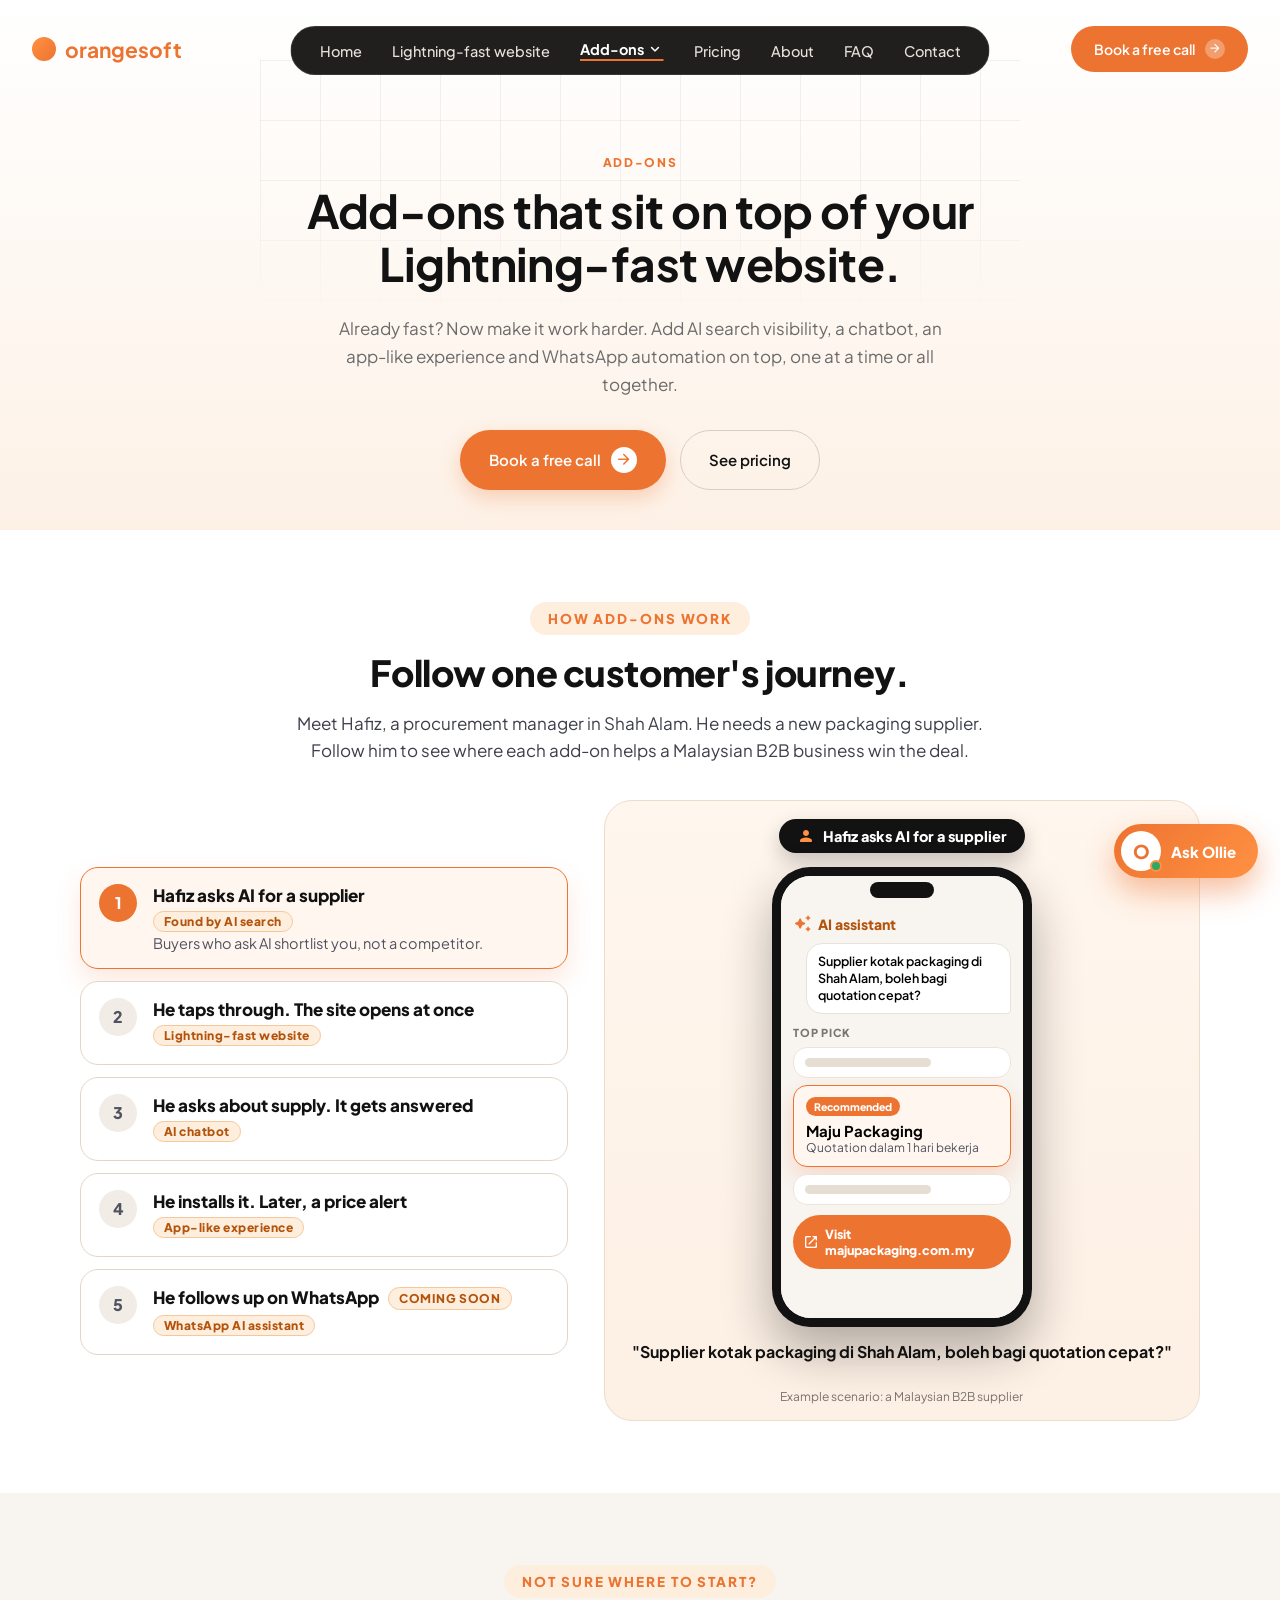
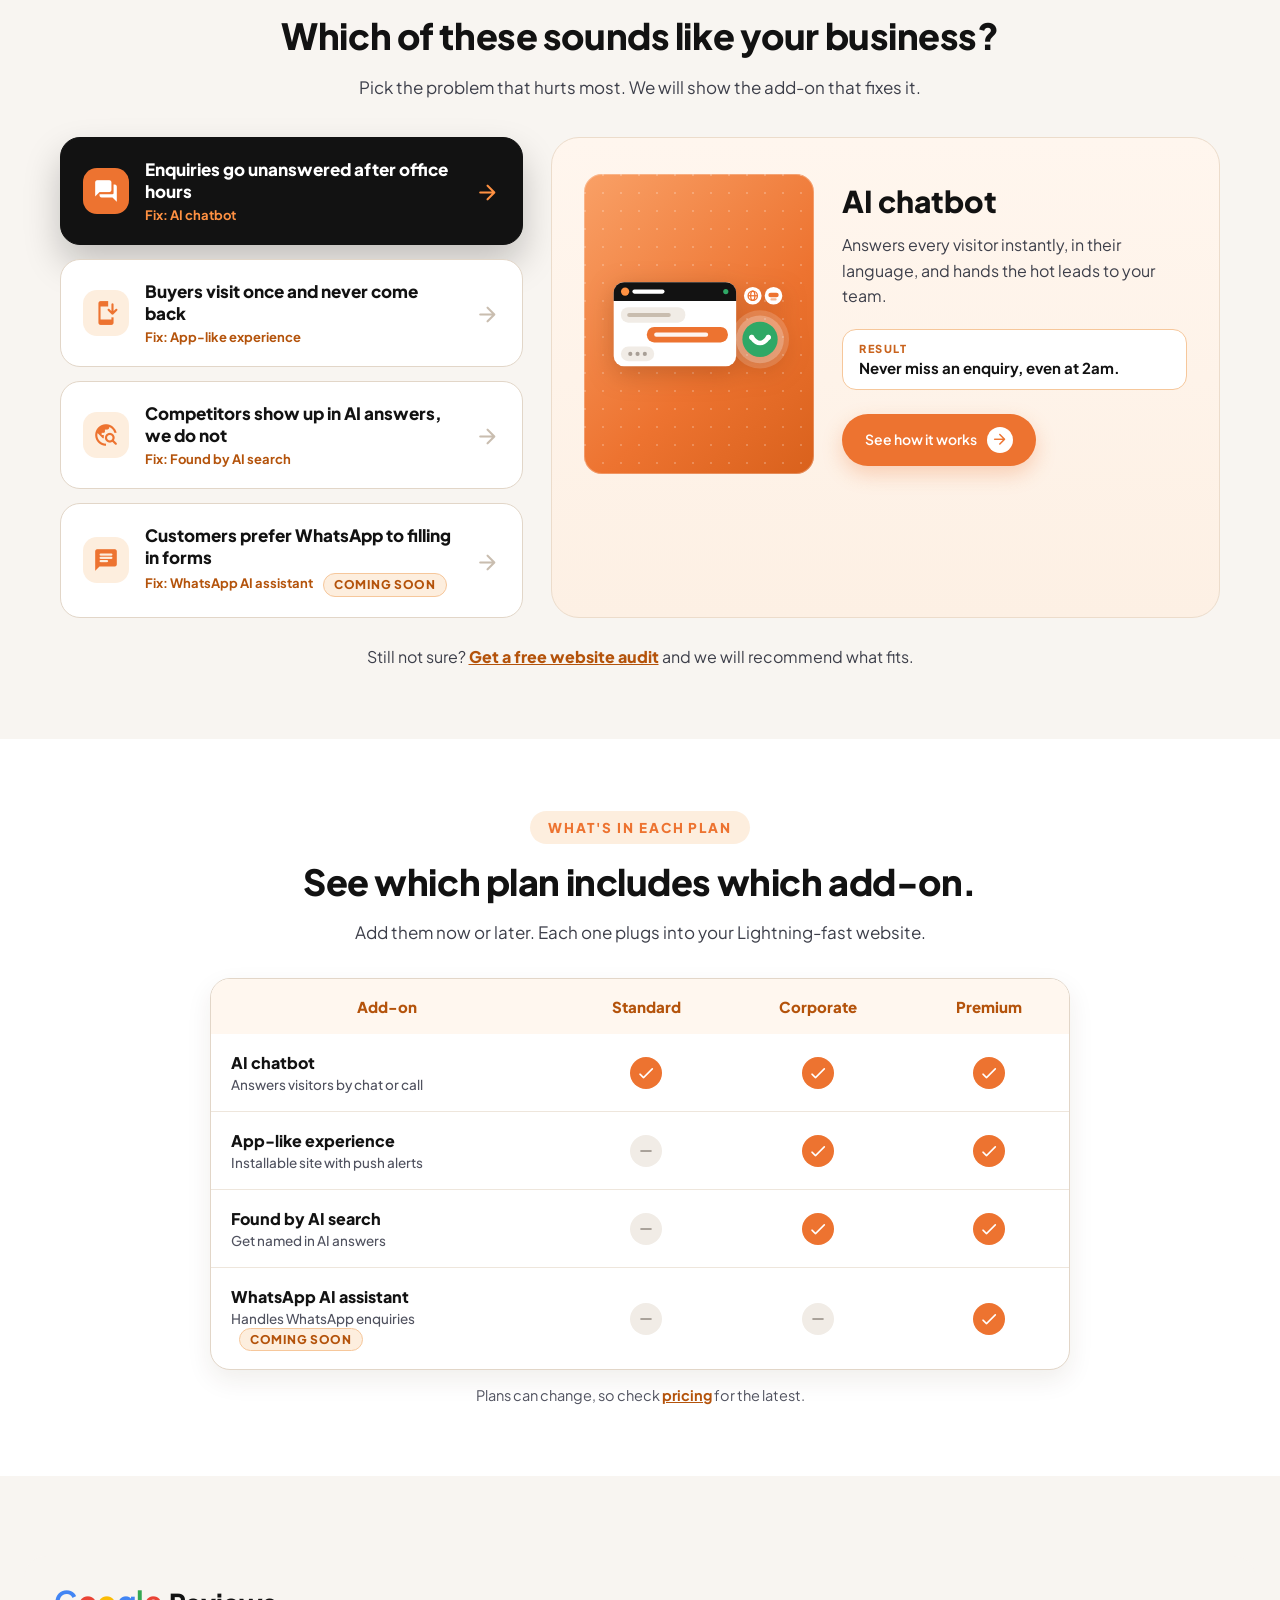
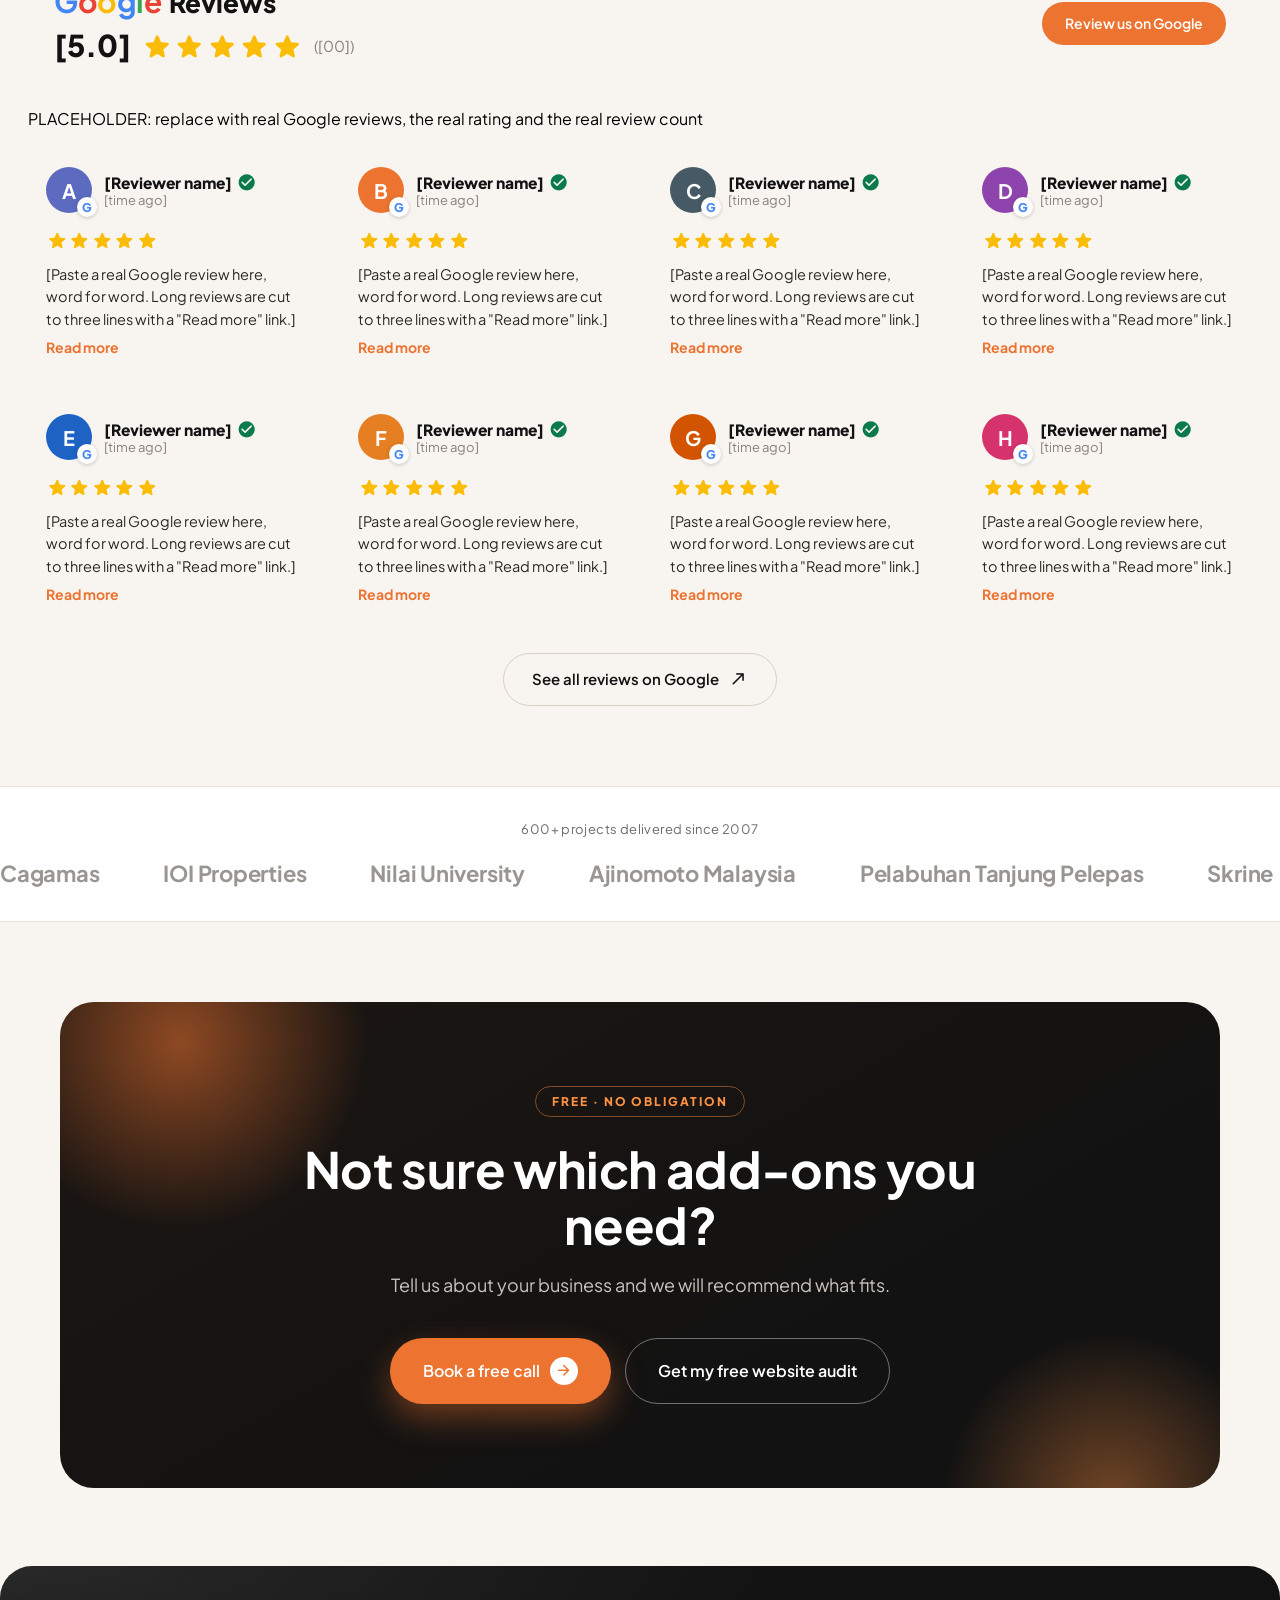
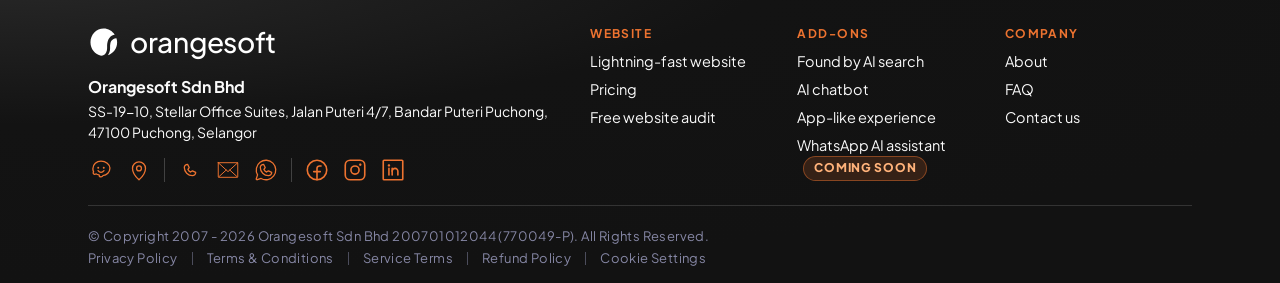
<file: solutions-page.html>
<!DOCTYPE html>
<html lang="en">
<head>
<link rel="preconnect" href="https://fonts.googleapis.com">
<link rel="preconnect" href="https://fonts.gstatic.com" crossorigin>
<link href="https://fonts.googleapis.com/css2?family=Plus+Jakarta+Sans:wght@400;500;600;700;800&display=swap" rel="stylesheet">
<link rel="preconnect" href="https://fonts.googleapis.com"><link href="https://fonts.googleapis.com/icon?family=Material+Icons+Round" rel="stylesheet">
<meta name="viewport" content="width=device-width, initial-scale=1">
<meta charset="UTF-8">
<title>Add-ons — Mockup</title>
<meta name="description" content="Add-ons for your Lightning-fast website: Found by AI search, AI chatbot, app-like experience and a WhatsApp AI assistant (coming soon).">
<link rel="stylesheet" href="assets/css/orangesoft.css">
<style>

  :root{
    --orange:#ed7330;
    --orange-dark:#c9631d;
    --orange-light:#ff9142;
    --dark:#121212;
    --cream:#f8f5f1;
    --gray:#6b6b6b;
    --border:#e7e2dc;
  }
  *{box-sizing:border-box;margin:0;padding:0;}
  body{font-family:"Plus Jakarta Sans",-apple-system,BlinkMacSystemFont,"Segoe UI",Roboto,Helvetica,Arial,sans-serif;background:#fff;}
  .label-row{text-align:center;padding:18px 0 6px;font-size:12px;letter-spacing:.12em;text-transform:uppercase;color:var(--gray);font-weight:700;}
  a{color:inherit;}

  /* ---------- HEADER / NAV (shared component) ---------- */
  .site-header{position:absolute;top:0;left:0;right:0;z-index:20;padding:26px 32px;display:flex;align-items:center;justify-content:space-between;}
  .site-logo{display:flex;align-items:center;gap:9px;font-size:21px;font-weight:700;color:var(--orange);text-decoration:none;}
  .site-logo .logo-dot{width:24px;height:24px;border-radius:50%;background:linear-gradient(135deg,var(--orange-light),var(--orange));flex-shrink:0;}
  .nav-pill{position:absolute;left:50%;top:26px;transform:translateX(-50%);display:flex;align-items:center;gap:30px;background:rgba(15,12,10,.92);border:1px solid rgba(255,255,255,.1);padding:13px 28px;border-radius:999px;}
  .nav-pill a{color:#e7e2dc;font-size:14.5px;font-weight:500;text-decoration:none;white-space:nowrap;}
  .nav-pill a:hover{color:#fff;}
  .nav-menu-btn{width:44px;height:44px;border-radius:50%;border:1px solid var(--border);background:#fff;display:none;align-items:center;justify-content:center;color:#121212;}
  @media (max-width:900px){ .nav-pill{display:none;} .nav-menu-btn{display:flex;} }
  .header-right{display:flex;align-items:center;gap:14px;}
  .header-cta{display:inline-flex;align-items:center;gap:8px;background:var(--orange);color:#fff;font-size:14px;font-weight:700;padding:11px 20px;border-radius:999px;text-decoration:none;white-space:nowrap;}
  .header-cta:hover{background:var(--orange-dark);}
  .header-cta .arrow{display:inline-flex;align-items:center;justify-content:center;width:20px;height:20px;border-radius:50%;background:rgba(255,255,255,.3);font-size:11px;}
  @media (max-width:480px){ .header-cta{padding:9px 14px;font-size:13px;} .header-cta .arrow{display:none;} }

  /* ---------- PAGE HERO ---------- */
  .page-hero{
    position:relative;
    padding:150px 24px 70px;
    text-align:center;
    background:linear-gradient(180deg,#fff 0%,#fdf1e6 100%);
    overflow:hidden;
  }
  .grid-overlay{
    position:absolute;top:60px;left:50%;transform:translateX(-50%);
    width:760px;max-width:90%;height:260px;
    background-image:
      linear-gradient(to right, rgba(0,0,0,.05) 1px, transparent 1px),
      linear-gradient(to bottom, rgba(0,0,0,.05) 1px, transparent 1px);
    background-size:60px 60px;
    mask-image:linear-gradient(to bottom, black 40%, transparent 100%);
    pointer-events:none;
  }
  .page-hero-inner{position:relative;max-width:760px;margin:0 auto;}
  .page-hero h1{font-size:44px;font-weight:800;color:#121212;line-height:1.2;margin-bottom:24px;}
  .page-hero p{font-size:17px;line-height:1.65;color:var(--gray);max-width:640px;margin:0 auto;}

  .btn{display:inline-flex;align-items:center;gap:10px;padding:16px 28px;border-radius:999px;font-size:15px;font-weight:600;text-decoration:none;border:1px solid transparent;}
  .btn-primary{background:var(--orange);color:#fff;}
  .btn-primary .arrow{display:inline-flex;align-items:center;justify-content:center;width:26px;height:26px;border-radius:50%;background:#fff;color:var(--orange);font-size:14px;}
  .btn-outline{background:transparent;color:#121212;border:1px solid #d8cfc4;}
  .cta-row-center{display:flex;gap:14px;justify-content:center;flex-wrap:wrap;}
  /* ---------- LIVE DEMO SECTION ---------- */
  .demo-section{
    padding:80px 24px;
    background:linear-gradient(180deg,#fdf1e6 0%,#fbe4cf 100%);
  }
  .demo-section .section-header{max-width:680px;margin:0 auto 50px;text-align:center;}
  .demo-section .section-heading{font-size:34px;font-weight:800;color:#121212;margin-bottom:16px;line-height:1.2;}
  .demo-section .section-desc{font-size:16px;line-height:1.6;color:#5a5248;}
  .demo-wrap{max-width:1000px;margin:0 auto;}
  .demo-vs{
    text-align:center;font-size:13px;font-weight:800;letter-spacing:.08em;
    text-transform:uppercase;color:var(--orange-dark);margin-bottom:22px;
  }
  .demo-run{text-align:center;margin-bottom:36px;}
  .demo-run .btn{background:#161311;color:#fff;}
  .demo-grid{display:grid;grid-template-columns:1fr 1fr;gap:22px;}
  @media (max-width:800px){ .demo-grid{grid-template-columns:1fr;} }
  .demo-card{border:1px solid var(--border);border-radius:22px;padding:0;overflow:hidden;background:#fff;}
  .demo-head{display:flex;align-items:center;justify-content:space-between;gap:10px;padding:22px 24px;}
  .demo-head .d-label{font-size:16px;font-weight:700;color:#121212;}
  .demo-url{font-family:ui-monospace,Menlo,monospace;font-size:12px;color:#6b6b6b;border:1px solid var(--border);border-radius:8px;padding:8px 12px;max-width:220px;white-space:nowrap;overflow:hidden;text-overflow:ellipsis;}
  .demo-body{background:#f2efeb;padding:22px 24px 26px;}
  .demo-progress{height:8px;border-radius:4px;background:#e7e2dc;margin-bottom:10px;overflow:hidden;}
  .demo-progress span{display:block;height:100%;width:0%;background:var(--orange);}
  .demo-timer{font-family:ui-monospace,Menlo,monospace;font-size:13px;font-weight:700;color:#50525f;margin-bottom:16px;}
  .demo-preview{
    height:260px;border-radius:14px;background:#f8f5f1;border:1px dashed var(--border);
    display:flex;flex-direction:column;align-items:center;justify-content:center;gap:12px;color:#a89f94;
  }
  .demo-preview .play-icon{width:52px;height:52px;border-radius:50%;background:#fff;box-shadow:0 6px 16px rgba(0,0,0,.08);display:flex;align-items:center;justify-content:center;color:#b9b2a9;}

  /* ---------- NEW SECTIONS ---------- */
  .section-header{max-width:720px;margin:0 auto 50px;text-align:center;}
  .section-heading{font-size:36px;font-weight:800;color:#121212;margin-bottom:16px;line-height:1.2;}
  .section-desc{font-size:16.5px;line-height:1.65;color:var(--gray);}
  .eyebrow,.pill-label{display:inline-block;font-size:12px;font-weight:800;letter-spacing:.14em;color:var(--orange);margin-bottom:14px;}
  .page-hero h1{font-size:46px;}
  .explain-section{background:#fff;padding:90px 24px;}
  .explain-grid{max-width:1040px;margin:0 auto 50px;display:grid;grid-template-columns:1fr auto 1fr auto 1fr;gap:16px;align-items:center;}
  @media (max-width:860px){ .explain-grid{grid-template-columns:1fr;} .explain-arrow{transform:rotate(90deg);text-align:center;} }
  .explain-step{background:var(--cream);border:1px solid var(--border);border-radius:22px;padding:28px 24px;height:100%;}
  .ex-num,.proc-num{width:38px;height:38px;border-radius:50%;background:var(--orange);color:#fff;font-weight:800;display:flex;align-items:center;justify-content:center;margin-bottom:16px;}
  .explain-step h3,.proc-card h3{font-size:18px;font-weight:700;color:#121212;margin-bottom:8px;}
  .explain-step p,.proc-card p{font-size:14.5px;line-height:1.55;color:var(--gray);}
  .explain-arrow{font-size:26px;color:var(--orange);font-weight:700;}
  .explain-visual{max-width:760px;margin:0 auto;text-align:center;}
  .explain-visual img{max-width:100%;height:auto;}
  .outcomes-section{background:var(--cream);padding:90px 24px;}
  .outcome-grid{max-width:1160px;margin:0 auto 40px;display:grid;grid-template-columns:repeat(4,1fr);gap:20px;}
  @media (max-width:1000px){ .outcome-grid{grid-template-columns:repeat(2,1fr);} }
  @media (max-width:560px){ .outcome-grid{grid-template-columns:1fr;} }
  .outcome-card{background:#fff;border:1px solid var(--border);border-radius:22px;padding:30px 26px;}
  .icon-badge{width:60px;height:60px;border-radius:16px;background:linear-gradient(160deg,#fde3cd,#fbeee2);display:flex;align-items:center;justify-content:center;margin-bottom:22px;}
  .icon-badge svg{width:28px;height:28px;}
  .outcome-card h3{font-size:19px;font-weight:700;color:#121212;margin-bottom:10px;}
  .outcome-card p{font-size:14.5px;line-height:1.6;color:var(--gray);}
  .tech-details{max-width:900px;margin:0 auto;background:#fff;border:1px solid var(--border);border-radius:18px;padding:6px 24px;}
  .tech-details summary,.qa summary{cursor:pointer;font-weight:700;color:#121212;padding:16px 0;list-style:none;display:flex;justify-content:space-between;align-items:center;}
  .tech-details summary::-webkit-details-marker,.qa summary::-webkit-details-marker{display:none;}
  .tech-details summary::after,.qa summary::after{content:"+";font-size:22px;color:var(--orange);font-weight:700;}
  .tech-details[open] summary::after,.qa[open] summary::after{content:"–";}
  .tech-grid{display:grid;grid-template-columns:1fr 1fr;gap:18px 30px;padding:6px 0 20px;}
  @media (max-width:760px){ .tech-grid{grid-template-columns:1fr;} }
  .tech-grid b{display:block;font-size:14.5px;color:#121212;margin-bottom:4px;}
  .tech-grid span{font-size:14px;line-height:1.55;color:var(--gray);}
  .cms-section{background:#fff;padding:90px 24px;}
  .cms-chips{max-width:900px;margin:0 auto;display:flex;flex-wrap:wrap;justify-content:center;gap:14px;}
  .cms-chips span{font-size:17px;font-weight:700;color:#121212;background:var(--cream);border:1px solid var(--border);border-radius:999px;padding:14px 26px;}
  .process-section{background:var(--cream);padding:90px 24px;}
  .process-grid{max-width:1160px;margin:0 auto;display:grid;grid-template-columns:repeat(4,1fr);gap:20px;}
  @media (max-width:1000px){ .process-grid{grid-template-columns:repeat(2,1fr);} }
  @media (max-width:560px){ .process-grid{grid-template-columns:1fr;} }
  .proc-card{background:#fff;border:1px solid var(--border);border-radius:22px;padding:28px 24px;}
  .qa-section{background:#fff;padding:90px 24px;}
  .qa-list{max-width:820px;margin:0 auto;display:flex;flex-direction:column;gap:12px;}
  .qa{border:1px solid var(--border);border-radius:16px;padding:2px 24px;background:var(--cream);}
  .qa summary{font-size:17px;}
  .qa p{font-size:15px;line-height:1.65;color:var(--gray);padding:0 0 18px;}
  .qa a{color:var(--orange);font-weight:700;}
  .proof2-section{background:var(--cream);padding:90px 24px 70px;text-align:center;}
  .proof2-stats{max-width:960px;margin:0 auto 60px;display:grid;grid-template-columns:1fr 1fr;gap:20px;text-align:left;}
  @media (max-width:760px){ .proof2-stats{grid-template-columns:1fr;} }
  .p2-stat{background:var(--dark);border-radius:24px;padding:34px 30px;display:flex;gap:22px;align-items:center;}
  .p2-num{font-size:56px;font-weight:800;color:var(--orange-light);line-height:1;flex-shrink:0;}
  .p2-txt{font-size:16px;font-weight:700;color:#fff;line-height:1.4;}
  .p2-txt small{display:block;font-size:12px;font-weight:500;color:#8f877e;margin-top:8px;}
  .t-label{font-size:16px;color:#50525f;margin-bottom:28px;}
  .trust-logos{max-width:900px;margin:0 auto;display:flex;justify-content:center;align-items:center;gap:20px 48px;flex-wrap:wrap;}
  .trust-logos span{font-size:20px;font-weight:700;color:#2c2822;opacity:.55;}
  .final-cta{background:#fff;padding:80px 24px 90px;}
  .final-cta-inner{position:relative;max-width:1160px;margin:0 auto;border-radius:34px;padding:84px 32px;text-align:center;overflow:hidden;background:linear-gradient(150deg,#1c1612 0%,#121212 70%);}
  .fc-orb{position:absolute;border-radius:50%;pointer-events:none;}
  .fc-orb-1{width:520px;height:520px;left:-140px;top:-220px;background:radial-gradient(closest-side,rgba(237,115,48,.55),transparent 72%);}
  .fc-orb-2{width:460px;height:460px;right:-120px;bottom:-240px;background:radial-gradient(closest-side,rgba(255,145,66,.40),transparent 72%);}
  .fc-content{position:relative;z-index:1;max-width:760px;margin:0 auto;}
  .fc-eyebrow{display:inline-block;font-size:12px;font-weight:800;letter-spacing:.16em;color:var(--orange-light);border:1px solid rgba(255,145,66,.45);border-radius:999px;padding:7px 16px;margin-bottom:24px;}
  .final-cta h2{font-size:48px;line-height:1.12;font-weight:800;color:#fff;margin-bottom:18px;}
  .final-cta p{font-size:18px;line-height:1.6;color:#c9c3bc;margin-bottom:38px;}
  .fc-btn{padding:18px 32px;font-size:16px;box-shadow:0 14px 32px rgba(237,115,48,.4);}
  .fc-link{display:inline-block;margin-top:22px;font-size:15px;font-weight:600;color:#c9c3bc;text-decoration:none;}
  .fc-link:hover{color:#fff;text-decoration:underline;}
  @media (max-width:700px){ .final-cta h2{font-size:32px;} .final-cta-inner{padding:60px 22px;} .page-hero h1{font-size:34px;} .section-heading{font-size:28px;} }

  /* ---------- FOOTER (shared) ---------- */
  .site-footer{background:#fff;padding:70px 24px 0;}
  .footer-top{max-width:1160px;margin:0 auto;display:grid;grid-template-columns:1.6fr 1fr 1fr 1fr;gap:40px;padding-bottom:56px;}
  @media (max-width:800px){ .footer-top{grid-template-columns:1fr 1fr;} }
  .footer-brand .f-logo{display:flex;align-items:center;gap:10px;font-size:26px;font-weight:700;color:var(--orange);margin-bottom:18px;}
  .footer-brand .f-logo .f-dot{width:30px;height:30px;border-radius:50%;background:var(--orange);}
  .footer-brand p{font-size:14px;line-height:1.6;color:#6b6b6b;max-width:320px;}
  .footer-col-label{font-size:14px;color:#9c9088;margin-bottom:18px;}
  .footer-col a{display:block;font-size:15px;font-weight:600;color:#121212;text-decoration:none;margin-bottom:14px;}
  .footer-social{display:flex;gap:12px;margin-top:4px;}
  .footer-social a{width:38px;height:38px;border-radius:50%;border:1px solid var(--border);display:flex;align-items:center;justify-content:center;color:#50525f;}
  .footer-watermark{background:linear-gradient(160deg,#fde3cd,#fff);overflow:hidden;padding:20px 0;}
  .footer-watermark span{display:block;text-align:center;white-space:nowrap;font-size:140px;font-weight:800;letter-spacing:-.02em;color:transparent;-webkit-text-stroke:1.5px rgba(237,115,48,.35);}
  .footer-bottom{max-width:1160px;margin:0 auto;padding:22px 0;display:flex;justify-content:space-between;align-items:center;border-top:1px solid var(--border);font-size:13px;color:#9c9088;}
  .footer-bottom a{color:#9c9088;text-decoration:none;}
  .back-to-top{
    display:flex;align-items:center;gap:10px;
  }
  .back-to-top .btt-circle{
    width:34px;height:34px;border-radius:50%;background:#161311;color:#fff;
    display:flex;align-items:center;justify-content:center;
  }
  .wa-float{position:fixed;right:22px;bottom:22px;z-index:50;display:flex;align-items:center;gap:10px;background:#25d366;color:#fff;font-weight:700;font-size:14px;padding:13px 20px;border-radius:999px;text-decoration:none;box-shadow:0 10px 24px rgba(0,0,0,.2);}
  .wa-float svg{width:20px;height:20px;}

  /* ---------- SOLID PASS ---------- */
  .explain-section,.outcomes-section,.process-section,.qa-section{padding:64px 24px;}
  .proof2-section{padding:56px 24px 56px;}
  .section-header{margin-bottom:34px;}
  .page-hero{padding-bottom:40px;}
  .statbar{background:var(--dark);padding:0 24px;}
  .statbar-inner{max-width:1160px;margin:0 auto;display:grid;grid-template-columns:repeat(3,1fr);}
  .sb{padding:34px 28px;border-left:1px solid #2a2420;}
  .sb:first-child{border-left:0;}
  .sb b{display:block;font-size:52px;font-weight:800;color:var(--orange-light);line-height:1;margin-bottom:10px;}
  .sb span{display:block;font-size:15.5px;font-weight:600;color:#fff;line-height:1.4;}
  .sb small{display:block;font-size:12px;color:#8f877e;margin-top:8px;}
  @media (max-width:760px){ .statbar-inner{grid-template-columns:1fr;} .sb{border-left:0;border-top:1px solid #2a2420;} .sb:first-child{border-top:0;} }
  .cmp{max-width:1040px;margin:0 auto 36px;display:grid;grid-template-columns:1fr 1fr;gap:20px;}
  @media (max-width:760px){ .cmp{grid-template-columns:1fr;} }
  .cmp-col{border-radius:24px;padding:32px 30px;}
  .cmp-old{background:var(--cream);border:1px solid var(--border);}
  .cmp-new{background:var(--dark);box-shadow:0 24px 50px rgba(11,9,8,.25);}
  .cmp-tag{font-size:12px;font-weight:800;letter-spacing:.14em;margin-bottom:20px;color:var(--gray);}
  .cmp-new .cmp-tag{color:var(--orange-light);}
  .cmp ul{list-style:none;display:flex;flex-direction:column;gap:16px;}
  .cmp li{display:flex;gap:14px;align-items:flex-start;font-size:16px;font-weight:600;line-height:1.45;color:#3a352f;}
  .cmp-new li{color:#fff;}
  .cmp li i{font-style:normal;flex-shrink:0;width:26px;height:26px;border-radius:50%;display:flex;align-items:center;justify-content:center;font-size:13px;font-weight:800;background:#ece6df;color:#9a9188;}
  .cmp-new li i{background:var(--orange);color:#fff;}
  .outcome-card{background:var(--dark);border:0;border-radius:22px;padding:30px 26px;}
  .oc-big{font-size:30px;font-weight:800;color:var(--orange-light);margin-bottom:14px;line-height:1;}
  .outcome-card h3{color:#fff;}
  .outcome-card p{color:#b9b2aa;}
  .cms-row{max-width:1060px;margin:34px auto 0;display:flex;align-items:center;gap:20px;flex-wrap:wrap;justify-content:center;background:#fff;border:1px solid var(--border);border-radius:22px;padding:20px 26px;}
  .cms-label{font-size:12px;font-weight:800;letter-spacing:.14em;color:var(--orange);}
  .cms-row .cms-chips{gap:10px;}
  .cms-row .cms-chips span{font-size:15px;padding:10px 20px;}
  .final-cta{padding:56px 24px 72px;}

  .hero-split{max-width:1160px;display:grid;grid-template-columns:1.05fr .95fr;gap:40px;align-items:center;text-align:left;}
  .hero-split h1{font-size:44px;}
  .hero-btns{display:flex;gap:14px;flex-wrap:wrap;margin-top:32px;}
  .hero-img img{width:100%;height:auto;display:block;filter:drop-shadow(0 24px 40px rgba(201,99,29,.18));}
  @media (max-width:900px){ .hero-split{grid-template-columns:1fr;text-align:center;} .hero-btns{justify-content:center;} .hero-split h1{font-size:34px;} }

  .bf-grid{max-width:1160px;margin:0 auto;display:grid;grid-template-columns:repeat(3,1fr);gap:20px;}
  .bf-card{background:#fff;border:1px solid var(--border);border-radius:24px;padding:32px 28px;}
  .bf-wide{grid-column:span 2;}
  .bf-dark{background:var(--dark);border-color:var(--dark);}
  .bf-icon{width:52px;height:52px;border-radius:14px;background:linear-gradient(160deg,#fde3cd,#fbeee2);color:var(--orange);display:flex;align-items:center;justify-content:center;margin-bottom:20px;}
  .bf-dark .bf-icon{background:rgba(237,115,48,.18);color:var(--orange-light);}
  .bf-icon svg{width:26px;height:26px;}
  .bf-tag{font-size:12px;font-weight:800;letter-spacing:.14em;color:var(--orange);margin-bottom:10px;}
  .bf-card h3{font-size:22px;font-weight:800;line-height:1.25;color:#121212;margin-bottom:10px;}
  .bf-card p{font-size:15px;line-height:1.6;color:var(--gray);}
  .bf-dark .bf-tag{color:var(--orange-light);} .bf-dark h3{color:#fff;} .bf-dark p{color:#b9b2aa;}
  @media (max-width:900px){ .bf-grid{grid-template-columns:1fr 1fr;} }
  @media (max-width:600px){ .bf-grid{grid-template-columns:1fr;} .bf-wide{grid-column:auto;} }

  .sb-lead{max-width:1160px;margin:0 auto;padding:30px 28px 0;font-size:12px;font-weight:800;letter-spacing:.16em;color:var(--orange-light);}
  .statbar-inner .sb{padding-top:22px;}
  .cmp-h{font-size:24px;font-weight:800;line-height:1.25;margin-bottom:12px;color:#121212;}
  .cmp-new .cmp-h{color:#fff;}
  .cmp-p{font-size:16px;line-height:1.65;color:#5a544d;}
  .cmp-new .cmp-p{color:#c9c3bc;}
  .explain-note{max-width:760px;margin:0 auto;text-align:center;font-size:17px;line-height:1.6;color:#50525f;}
  .explain-note b{color:var(--orange);}
  .bg-grid{max-width:1160px;margin:0 auto 20px;display:grid;grid-template-columns:1fr 1fr;gap:20px;}
  @media (max-width:860px){ .bg-grid{grid-template-columns:1fr;} }
  .bg-card{background:#fff;border:1px solid var(--border);border-radius:24px;padding:32px 30px;}
  .bg-title{display:flex;align-items:center;gap:12px;font-size:24px;font-weight:800;color:#121212;margin-bottom:8px;}
  .bg-ic{width:44px;height:44px;border-radius:12px;background:linear-gradient(160deg,#fde3cd,#fbeee2);display:flex;align-items:center;justify-content:center;font-size:20px;}
  .bg-item{padding:20px 0;border-top:1px solid var(--border);}
  .bg-title+.bg-item{margin-top:14px;}
  .bg-tag{font-size:11.5px;font-weight:800;letter-spacing:.14em;color:var(--orange);margin-bottom:6px;}
  .bg-item h4{font-size:18px;font-weight:800;color:#121212;margin-bottom:6px;}
  .bg-item p{font-size:14.5px;line-height:1.6;color:var(--gray);}
  .bg-strip{max-width:1160px;margin:0 auto;background:var(--dark);border-radius:24px;padding:30px 34px;display:grid;grid-template-columns:1fr 1.4fr;gap:30px;align-items:center;}
  @media (max-width:860px){ .bg-strip{grid-template-columns:1fr;} }
  .bg-strip h4{font-size:24px;font-weight:800;color:#fff;}
  .bg-strip .bg-tag{color:var(--orange-light);}
  .bg-strip p{font-size:15.5px;line-height:1.6;color:#c9c3bc;}

  /* ---------- CLEAR LAYOUT PASS ---------- */
  .step-section{padding:72px 24px;}
  .bg-white{background:#fff;} .bg-cream{background:var(--cream);}
  .step-tag{display:inline-block;font-size:12px;font-weight:800;letter-spacing:.14em;color:var(--orange);background:#fdeede;border-radius:999px;padding:7px 16px;margin-bottom:16px;}
  .stat-panel{background:var(--dark);border-radius:28px;max-width:1060px;margin:0 auto;overflow:hidden;}
  .statbar{display:none;}
  .flow{max-width:1040px;margin:0 auto 36px;display:grid;grid-template-columns:1fr auto 1fr auto 1fr;gap:14px;align-items:stretch;}
  @media (max-width:860px){ .flow{grid-template-columns:1fr;} .flow-arrow{transform:rotate(90deg);text-align:center;} }
  .flow-card{background:#fff;border:1px solid var(--border);border-radius:22px;padding:26px 24px;}
  .flow-n{width:36px;height:36px;border-radius:50%;background:var(--orange);color:#fff;font-weight:800;display:flex;align-items:center;justify-content:center;margin-bottom:14px;}
  .flow-card h3{font-size:18px;font-weight:700;color:#121212;margin-bottom:8px;}
  .flow-card p{font-size:14.5px;line-height:1.55;color:var(--gray);}
  .flow-arrow{align-self:center;font-size:26px;font-weight:700;color:var(--orange);}
  .jargon{max-width:720px;margin:30px auto 0;text-align:center;font-size:15.5px;color:#5a5248;background:#fff;border:1px dashed #e0b793;border-radius:14px;padding:14px 20px;}
  .jargon b{color:var(--orange-dark);}
  .grp-grid{max-width:1160px;margin:0 auto;display:grid;grid-template-columns:repeat(3,1fr);gap:20px;align-items:stretch;}
  @media (max-width:980px){ .grp-grid{grid-template-columns:1fr;} }
  .grp{background:var(--cream);border:1px solid var(--border);border-radius:26px;padding:28px 26px;}
  .grp-dark{background:var(--dark);border-color:var(--dark);}
  .grp-head{display:flex;align-items:center;gap:12px;font-size:20px;font-weight:800;color:#121212;margin-bottom:22px;}
  .grp-head span{width:34px;height:34px;border-radius:50%;background:var(--orange);color:#fff;font-size:15px;display:flex;align-items:center;justify-content:center;}
  .grp-dark .grp-head{color:#fff;}
  .grp ul{list-style:none;display:flex;flex-direction:column;gap:20px;}
  .grp li{display:flex;gap:14px;align-items:flex-start;}
  .gi{flex-shrink:0;width:40px;height:40px;border-radius:12px;background:#fff;color:var(--orange);display:flex;align-items:center;justify-content:center;border:1px solid var(--border);}
  .gi svg{width:20px;height:20px;}
  .grp-dark .gi{background:rgba(237,115,48,.18);border-color:transparent;color:var(--orange-light);}
  .grp li b{display:block;font-size:16px;color:#121212;margin-bottom:4px;}
  .grp li p{font-size:14.5px;line-height:1.55;color:var(--gray);}
  .grp-dark li b{color:#fff;} .grp-dark li p{color:#b9b2aa;}
  .grp-note{margin-top:22px;font-size:14.5px;line-height:1.55;color:#d8d2ca;border-top:1px solid #2a2420;padding-top:18px;}
  .grp-link{display:inline-block;margin-top:14px;font-weight:700;color:var(--orange-light);text-decoration:none;}
  .sc{max-width:900px;margin:0 auto;display:grid;grid-template-columns:1fr 1fr;gap:20px;}
  @media (max-width:700px){ .sc{grid-template-columns:1fr;} }
  .sc-col{background:#fff;border:1px solid var(--border);border-radius:24px;padding:28px;}
  .sc-new{background:var(--dark);border-color:var(--dark);}
  .sc-tag{font-size:12px;font-weight:800;letter-spacing:.14em;color:var(--gray);margin-bottom:18px;}
  .sc-new .sc-tag{color:var(--orange-light);}
  .sc ul{list-style:none;display:flex;flex-direction:column;gap:14px;}
  .sc li{display:flex;gap:12px;align-items:center;font-size:16px;font-weight:600;color:#2c2822;}
  .sc-new li{color:#fff;}
  .sc li i{font-style:normal;width:26px;text-align:center;color:var(--orange);font-weight:800;}
  .process-section{background:#fff;} .qa-section{background:var(--cream);} .proof2-section{background:#fff;} .final-cta{background:var(--cream);}
  .qa{background:#fff;}
  .cms-row{background:var(--cream);}
  .hero-note{margin-top:18px;font-size:14px;color:#7a7168;}

  .faq2-grid{max-width:860px;margin:0 auto;display:block;}
  @media (max-width:900px){ .faq2-grid{grid-template-columns:1fr;gap:34px;} }
  .faq2-side{position:sticky;top:24px;}
  @media (max-width:900px){ .faq2-side{position:static;} }
  .faq2-side .section-heading{font-size:34px;}
  .faq2-card{margin-top:28px;background:var(--dark);border-radius:24px;padding:28px;display:flex;flex-direction:column;gap:12px;}
  .faq2-card b{color:#fff;font-size:19px;}
  .faq2-card span{color:#b9b2aa;font-size:14.5px;line-height:1.5;}
  .faq2-card .btn{justify-content:center;margin-top:6px;}
  .faq2-wa{color:var(--orange-light);font-weight:600;font-size:14.5px;text-decoration:none;}
  .faq2 .qa-list{max-width:none;margin:0;gap:14px;}
  .faq2 .qa{background:var(--cream);border:1px solid var(--border);border-radius:18px;padding:4px 26px;}
  .faq2 .qa[open]{background:#fff;border-color:var(--orange);box-shadow:0 10px 28px rgba(237,115,48,.10);}
  .faq2 .qa summary{font-size:17px;padding:20px 0;}
  .faq2 .qa-body p{font-size:15.5px;line-height:1.7;color:#50525f;padding:0 0 22px;}
  .faq2 .qa a{color:var(--orange);font-weight:700;}
  .proof2-section{background:var(--cream);} .final-cta{background:#fff;}
  .faq2-card{padding:34px 30px;gap:14px;background:linear-gradient(150deg,#1c1612,#121212);box-shadow:0 20px 44px rgba(11,9,8,.25);}
  .faq2-card b{font-size:26px;line-height:1.2;}
  .faq2-card .fc-eyebrow{align-self:flex-start;font-size:11px;margin-bottom:4px;color:var(--orange-light);}
  .faq2-card .btn{padding:16px 24px;}
  .proof2-section{background:var(--cream);}
  /* ---------- MARQUEE ---------- */
  .marquee-section{
    background:#fff;
    border-top:1px solid var(--border);
    border-bottom:1px solid var(--border);
    padding:34px 0;
    overflow:hidden;
  }
  .marquee-caption{
    text-align:center;
    font-size:13px;
    color:var(--gray);
    margin-bottom:22px;
    letter-spacing:.03em;
  }
  .marquee-track{
    display:flex;
    width:max-content;
    animation:scroll 26s linear infinite;
  }
  .marquee-track:hover{animation-play-state:paused;}
  @keyframes scroll{
    0%{transform:translateX(0);}
    100%{transform:translateX(-50%);}
  }
  .logo-set{
    display:flex;
    align-items:center;
    gap:64px;
    padding-right:64px;
  }
  .logo-chip{
    font-size:22px;
    font-weight:700;
    color:#20180f;
    opacity:.45;
    white-space:nowrap;
    letter-spacing:-.01em;
  }


  .final-cta{background:var(--cream);padding:80px 24px 90px;}
  .final-cta-inner{position:relative;max-width:1160px;margin:0 auto;border-radius:34px;padding:88px 32px;text-align:center;overflow:hidden;background:linear-gradient(150deg,#1c1612 0%,#121212 70%);}
  .fc-orb{position:absolute;border-radius:50%;pointer-events:none;}
  .fc-orb-1{width:520px;height:520px;left:-140px;top:-220px;background:radial-gradient(closest-side,rgba(237,115,48,.55),transparent 72%);}
  .fc-orb-2{width:460px;height:460px;right:-120px;bottom:-240px;background:radial-gradient(closest-side,rgba(255,145,66,.40),transparent 72%);}
  .fc-content{position:relative;z-index:1;max-width:780px;margin:0 auto;}
  .fc-eyebrow{display:inline-block;font-size:12px;font-weight:800;letter-spacing:.16em;color:var(--orange-light);border:1px solid rgba(255,145,66,.45);border-radius:999px;padding:7px 16px;margin-bottom:24px;}
  .final-cta h2{font-size:52px;line-height:1.1;font-weight:800;color:#fff;margin-bottom:20px;letter-spacing:-.01em;}
  .final-cta p{font-size:18px;line-height:1.6;color:#c9c3bc;margin:0 auto 38px;max-width:640px;}
  .fc-actions{display:flex;gap:14px;justify-content:center;flex-wrap:wrap;}
  .fc-btn{padding:18px 32px;font-size:16px;box-shadow:0 14px 32px rgba(237,115,48,.4);}
  .fc-btn-ghost{display:inline-flex;align-items:center;gap:10px;padding:18px 30px;border-radius:999px;font-size:16px;font-weight:600;text-decoration:none;color:#fff;border:1.5px solid rgba(255,255,255,.4);transition:background .15s ease,border-color .15s ease;}
  .fc-btn-ghost:hover{background:rgba(255,255,255,.1);border-color:#fff;}
  .fc-points{list-style:none;display:flex;gap:10px 28px;justify-content:center;flex-wrap:wrap;margin-top:34px;padding-top:26px;border-top:1px solid rgba(255,255,255,.12);}
  .fc-points li{font-size:14.5px;font-weight:600;color:#d8d2ca;}
  @media (max-width:700px){ .final-cta h2{font-size:34px;} .final-cta-inner{padding:60px 22px;} .final-cta p{font-size:16px;} }

  /* ---------- ADD-ONS PAGE ---------- */
  .jump{margin-top:22px;font-size:13.5px;color:#7a7168;display:flex;flex-wrap:wrap;gap:6px 16px;align-items:center;}
  .jump a{color:#121212;font-weight:600;text-decoration:none;border-bottom:1px solid #e0b793;}
  .jump a:hover{color:var(--orange);}
  .stack{display:flex;flex-direction:column;gap:12px;}
  .stack-top{display:grid;grid-template-columns:1fr 1fr;gap:12px;}
  .st{background:#fff;border:1px solid var(--border);border-radius:18px;padding:22px 18px;font-weight:700;color:#121212;font-size:15.5px;box-shadow:0 10px 24px rgba(201,99,29,.10);text-align:center;}
  .stack-plus{text-align:center;font-size:12px;font-weight:800;letter-spacing:.12em;text-transform:uppercase;color:var(--orange);}
  .stack-base{background:var(--dark);border-radius:20px;padding:26px;text-align:center;box-shadow:0 20px 40px rgba(11,9,8,.25);}
  .stack-base b{display:block;color:#fff;font-size:20px;margin-bottom:4px;}
  .stack-base span{color:var(--orange-light);font-size:13px;font-weight:700;letter-spacing:.1em;text-transform:uppercase;}
  .addon-row{max-width:1160px;margin:0 auto;display:grid;grid-template-columns:1fr 1fr;gap:64px;align-items:center;}
  .addon-row.rev .addon-copy{order:2;}
  @media (max-width:900px){ .addon-row{grid-template-columns:1fr;gap:34px;} .addon-row.rev .addon-copy{order:0;} }
  .addon-meta{display:flex;flex-wrap:wrap;align-items:center;gap:10px;margin-bottom:6px;}
  .addon-badge{font-size:12px;font-weight:700;color:#121212;background:#fff;border:1px solid var(--border);border-radius:999px;padding:6px 14px;}
  .bg-cream .addon-badge{background:#fff;}
  .addon-copy .section-heading{font-size:34px;}
  .addon-desc{font-size:17px;line-height:1.6;color:#50525f;margin:0 0 24px;}
  .addon-list{list-style:none;display:flex;flex-direction:column;gap:18px;margin-bottom:30px;}
  .addon-list li{display:flex;gap:14px;align-items:flex-start;}
  .addon-list .gi{flex-shrink:0;width:40px;height:40px;border-radius:12px;background:#fff;color:var(--orange);display:flex;align-items:center;justify-content:center;border:1px solid var(--border);}
  .addon-list .gi svg{width:20px;height:20px;}
  .addon-list b{display:block;font-size:16px;color:#121212;margin-bottom:3px;}
  .addon-list p{font-size:14.5px;line-height:1.55;color:var(--gray);}
  .addon-visual{display:flex;justify-content:center;}
  .mock{width:100%;max-width:440px;background:#fff;border:1px solid var(--border);border-radius:24px;padding:22px;box-shadow:0 24px 50px rgba(11,9,8,.12);}
  .mock-bar{display:flex;align-items:center;gap:6px;margin-bottom:18px;}
  .mock-bar i{width:10px;height:10px;border-radius:50%;background:#e7e2dc;}
  .mock-bar span{margin-left:10px;font-size:12px;color:#9a9188;}
  .msgs{display:flex;flex-direction:column;gap:10px;}
  .m{max-width:82%;padding:12px 15px;border-radius:16px;font-size:14.5px;line-height:1.45;}
  .m small{display:block;font-size:10.5px;opacity:.55;margin-top:4px;text-align:right;}
  .mock-chat .me{align-self:flex-end;background:var(--cream);color:#121212;border-bottom-right-radius:4px;}
  .mock-chat .bot{align-self:flex-start;background:var(--orange);color:#fff;border-bottom-left-radius:4px;}
  .mock-wa{background:#efe7dd;}
  .wa-head{display:flex;align-items:center;gap:12px;background:#075e54;margin:-22px -22px 18px;padding:14px 20px;border-radius:24px 24px 0 0;color:#fff;}
  .wa-head b{display:block;font-size:15px;} .wa-head small{font-size:11.5px;opacity:.8;}
  .wa-av{width:38px;height:38px;border-radius:50%;background:#25d366;display:flex;align-items:center;justify-content:center;font-weight:800;}
  .mock-wa .me{align-self:flex-start;background:#fff;color:#121212;border-bottom-left-radius:4px;}
  .mock-wa .bot{align-self:flex-end;background:#d9fdd3;color:#121212;border-bottom-right-radius:4px;}
  .mock-note{margin-top:16px;text-align:center;font-size:11px;letter-spacing:.06em;color:#a19a91;text-transform:uppercase;}
  .mock-phone{max-width:300px;border-radius:38px;background:var(--dark);border-color:var(--dark);padding:18px 18px 22px;}
  .ph-notch{width:90px;height:8px;border-radius:99px;background:#2a2420;margin:0 auto 20px;}
  .ph-notif{display:flex;gap:12px;align-items:flex-start;background:rgba(255,255,255,.95);border-radius:18px;padding:12px 14px;position:relative;}
  .ph-ico{flex-shrink:0;width:34px;height:34px;border-radius:9px;background:var(--orange);color:#fff;font-weight:800;display:flex;align-items:center;justify-content:center;}
  .ph-notif b{display:block;font-size:13px;color:#121212;} .ph-notif small{font-size:12px;color:#5a5248;line-height:1.35;display:block;margin-top:2px;}
  .ph-notif em{position:absolute;right:12px;top:10px;font-size:10px;color:#9a9188;font-style:normal;}
  .ph-home{display:grid;grid-template-columns:repeat(4,1fr);gap:10px;margin-top:70px;margin-bottom:60px;}
  .ph-home span{aspect-ratio:1;border-radius:14px;background:var(--orange);color:#fff;font-size:9px;font-weight:700;display:flex;align-items:center;justify-content:center;text-align:center;line-height:1.1;}
  .ph-home .ph-dim{background:#2a2420;}
  .mock-phone .mock-note{color:#6f675f;}
  .mock-ai .ai-q{background:var(--cream);border:1px solid var(--border);border-radius:999px;padding:12px 18px;font-size:14.5px;font-weight:600;color:#121212;margin-bottom:16px;}
  .ai-a{border:1px solid var(--border);border-radius:18px;padding:18px;}
  .ai-tag{font-size:11px;font-weight:800;letter-spacing:.14em;color:var(--orange);margin-bottom:8px;}
  .ai-a p{font-size:14.5px;line-height:1.55;color:#3a352f;} .ai-a b{color:#121212;}
  .ai-src{display:flex;gap:8px;margin-top:14px;flex-wrap:wrap;}
  .ai-src span{font-size:12px;background:var(--cream);border:1px solid var(--border);border-radius:999px;padding:5px 12px;color:#5a5248;}
  .matrix-wrap{max-width:900px;margin:0 auto;overflow-x:auto;}
  .matrix{width:100%;border-collapse:separate;border-spacing:0;border:1px solid var(--border);border-radius:20px;overflow:hidden;background:#fff;}
  .matrix th,.matrix td{padding:18px 16px;text-align:center;font-size:15px;border-bottom:1px solid var(--border);}
  .matrix th{background:var(--cream);font-weight:800;color:#121212;font-size:14px;}
  .matrix th.pop{background:var(--dark);color:#fff;}
  .matrix td:first-child,.matrix th:first-child{text-align:left;font-weight:700;color:#121212;}
  .matrix tr:last-child td{border-bottom:0;}
  .ck{color:#fff;background:var(--orange);width:24px;height:24px;border-radius:50%;display:inline-flex;align-items:center;justify-content:center;font-size:12px;font-weight:800;}
  .no{color:#c9c1b8;font-size:18px;}
  .final-cta{background:var(--cream);}

  .pc-grid{max-width:1160px;margin:0 auto;display:grid;grid-template-columns:repeat(4,1fr);gap:18px;align-items:stretch;}
  @media (max-width:1000px){ .pc-grid{grid-template-columns:1fr 1fr;} }
  @media (max-width:560px){ .pc-grid{grid-template-columns:1fr;} }
  .pc{background:var(--cream);border:1px solid var(--border);border-radius:26px;padding:28px 24px;display:flex;flex-direction:column;}
  .pc-pop{background:var(--dark);border-color:var(--dark);box-shadow:0 26px 54px rgba(11,9,8,.28);transform:translateY(-10px);}
  @media (max-width:1000px){ .pc-pop{transform:none;} }
  .pc-tag{font-size:11.5px;font-weight:800;letter-spacing:.12em;text-transform:uppercase;color:var(--orange);margin-bottom:12px;}
  .pc-pop .pc-tag{color:var(--orange-light);}
  .pc h3{font-size:24px;font-weight:800;color:#121212;margin-bottom:10px;}
  .pc-pop h3{color:#fff;}
  .pc-price{margin-bottom:22px;padding-bottom:20px;border-bottom:1px solid var(--border);}
  .pc-pop .pc-price{border-color:#2a2420;}
  .pc-price b{display:block;font-size:30px;font-weight:800;color:#121212;line-height:1.1;}
  .pc-price span{font-size:13.5px;color:var(--gray);}
  .pc-pop .pc-price b{color:#fff;} .pc-pop .pc-price span{color:#b9b2aa;}
  .pc ul{list-style:none;display:flex;flex-direction:column;gap:13px;}
  .pc li{display:flex;gap:12px;align-items:center;font-size:14.5px;font-weight:600;color:#2c2822;}
  .pc li i{font-style:normal;flex-shrink:0;width:22px;height:22px;border-radius:50%;display:flex;align-items:center;justify-content:center;font-size:11px;font-weight:800;background:var(--orange);color:#fff;}
  .pc li.off{color:#a79f96;font-weight:500;}
  .pc li.off i{background:#ece6df;color:#b9b0a6;}
  .pc-pop li{color:#fff;} .pc-pop li.off{color:#6f675f;} .pc-pop li.off i{background:#2a2420;color:#6f675f;}
  /* ---------- PRICING SECTION (v2) ---------- */
  .pricing-section{background:#fff;padding:90px 24px 90px;position:relative;overflow:hidden;}
  .pricing-section::before{content:"";position:absolute;left:50%;top:-120px;width:900px;height:420px;transform:translateX(-50%);background:radial-gradient(closest-side,rgba(237,115,48,.10),transparent 70%);pointer-events:none;}
  .pricing-section .section-header{position:relative;}
  .price-eyebrow{display:inline-block;font-size:12px;font-weight:800;letter-spacing:.14em;color:var(--orange);margin-bottom:12px;}
  .plan-grid{position:relative;max-width:1180px;margin:0 auto;display:grid;grid-template-columns:repeat(4,1fr);gap:20px;align-items:stretch;padding-top:14px;}
  @media (max-width:1050px){ .plan-grid{grid-template-columns:repeat(2,1fr);} }
  @media (max-width:560px){ .plan-grid{grid-template-columns:1fr;} }
  .plan-mini{position:relative;background:var(--cream);border:1px solid var(--border);border-radius:28px;padding:34px 26px 28px;text-align:left;display:flex;flex-direction:column;transition:transform .2s ease,box-shadow .2s ease;}
  .plan-mini:hover{transform:translateY(-6px);box-shadow:0 20px 40px rgba(20,14,8,.09);}
  .plan-mini.pop{background:linear-gradient(170deg,#1c1612 0%,#121212 60%);border:none;color:#fff;transform:translateY(-14px);box-shadow:0 28px 56px rgba(237,115,48,.28);}
  .plan-mini.pop:hover{transform:translateY(-20px);}
  @media (max-width:1050px){ .plan-mini.pop,.plan-mini.pop:hover{transform:none;} }
  .plan-badge{position:absolute;top:-14px;left:50%;transform:translateX(-50%);background:linear-gradient(135deg,var(--orange-light),var(--orange));color:#fff;font-size:11.5px;font-weight:800;letter-spacing:.08em;text-transform:uppercase;padding:7px 16px;border-radius:999px;white-space:nowrap;box-shadow:0 8px 18px rgba(237,115,48,.4);}
  .plan-icon{width:46px;height:46px;border-radius:14px;background:#fff;border:1px solid var(--border);display:flex;align-items:center;justify-content:center;margin-bottom:16px;color:var(--orange);}
  .plan-icon svg{width:22px;height:22px;}
  .plan-mini.pop .plan-icon{background:rgba(255,255,255,.08);border-color:rgba(255,255,255,.15);color:var(--orange-light);}
  .plan-name{font-size:22px;font-weight:800;color:#121212;margin-bottom:4px;}
  .plan-mini.pop .plan-name{color:#fff;}
  .plan-best{font-size:12.5px;font-weight:500;color:#9c9088;margin-bottom:22px;line-height:1.4;min-height:35px;}
  .plan-was{font-size:17px;font-weight:700;margin-bottom:2px;}
  .plan-was s{color:#b9a99a;text-decoration-thickness:2px;text-decoration-color:#e0553a;}
  .plan-mini.pop .plan-was s{color:#8f877e;}
  .plan-price{font-size:54px;font-weight:800;line-height:1;color:#121212;letter-spacing:-.02em;display:flex;align-items:flex-start;gap:4px;}
  .plan-price .pp-cur{font-size:20px;font-weight:700;margin-top:8px;color:var(--gray);letter-spacing:0;}
  .plan-price.custom{font-size:44px;margin-top:22px;}
  .plan-mini.pop .plan-price{color:#fff;}
  .plan-mini.pop .plan-price .pp-cur{color:var(--orange-light);}
  .plan-setup{font-size:13px;font-weight:600;color:var(--gray);margin:8px 0 14px;}
  .plan-mini.pop .plan-setup{color:#b9b2a9;}
  .plan-monthly{display:inline-block;align-self:flex-start;background:#fff;border:1px solid var(--border);border-radius:999px;padding:7px 14px;font-size:14.5px;font-weight:800;color:#121212;margin-bottom:20px;}
  .plan-monthly em{font-style:normal;font-weight:600;color:var(--gray);}
  .plan-mini.pop .plan-monthly{background:rgba(255,255,255,.08);border-color:rgba(255,255,255,.18);color:#fff;}
  .plan-mini.pop .plan-monthly em{color:#b9b2a9;}
  .plan-for{font-size:14.5px;line-height:1.5;color:var(--gray);margin:0 0 18px;min-height:44px;}
  .plan-mini.pop .plan-for{color:#c9c3bc;}
  .plan-list{list-style:none;margin-bottom:4px;flex:1;border-top:1px solid var(--border);padding-top:14px;}
  .plan-mini.pop .plan-list{border-top-color:rgba(255,255,255,.14);}
  .plan-list li{font-size:14.5px;font-weight:600;color:#2c2822;padding:8px 0 8px 32px;position:relative;line-height:1.35;}
  .plan-mini.pop .plan-list li{color:#fff;}
  .plan-list li::before{content:"check";font-family:'Material Icons Round';font-feature-settings:'liga';font-style:normal;letter-spacing:normal;text-transform:none;;position:absolute;left:0;top:7px;width:22px;height:22px;border-radius:50%;background:rgba(237,115,48,.14);color:var(--orange);font-size:12px;font-weight:800;display:flex;align-items:center;justify-content:center;}
  .plan-mini.pop .plan-list li::before{background:var(--orange);color:#fff;}
  .plan-list li.plan-inherit{padding-left:0;font-weight:800;color:#121212;font-size:14px;}
  .plan-list li.plan-inherit::before{display:none;}
  .plan-mini.pop .plan-list li.plan-inherit{color:var(--orange-light);}
  .btn-dark-outline{background:transparent;color:#121212;border:1.5px solid #161311;}
  .btn-dark-outline:hover{background:#161311;color:#fff;}
  .plan-btn{justify-content:center;width:100%;padding:15px 16px;font-size:14.5px;}
  .btn-wa{width:18px;height:18px;flex-shrink:0;}
  .plan-foot{text-align:center;margin-top:34px;font-size:14px;color:#6b6259;}


  /* ===== SITE-WIDE CONSISTENCY (keep identical on every page) ===== */
  .btn{padding:16px 28px;font-size:15px;}
  .nav-pill a.nav-active{color:#fff;font-weight:700;box-shadow:inset 0 -2px 0 var(--orange);padding-bottom:3px;}
  .section-heading{font-size:36px;line-height:1.2;}
  .section-desc{font-size:16.5px;line-height:1.65;}
  .page-hero h1{font-size:46px;line-height:1.15;}
  .final-cta{padding:80px 24px 90px;}
  .final-cta-inner{position:relative;max-width:1160px;margin:0 auto;border-radius:34px;padding:84px 32px;text-align:center;overflow:hidden;background:linear-gradient(150deg,#1c1612 0%,#121212 70%);}
  .final-cta h2{font-size:50px;line-height:1.12;font-weight:800;color:#fff;margin-bottom:18px;letter-spacing:-.01em;}
  .final-cta p{font-size:18px;line-height:1.6;color:#c9c3bc;margin-bottom:38px;}
  .fc-actions{display:flex;gap:14px;justify-content:center;flex-wrap:wrap;}
  .fc-btn{padding:18px 32px;font-size:16px;}
  .fc-btn-ghost{display:inline-flex;align-items:center;gap:10px;padding:18px 30px;border-radius:999px;font-size:16px;font-weight:600;text-decoration:none;color:#fff;border:1.5px solid rgba(255,255,255,.4);}
  @media (max-width:700px){ .section-heading{font-size:28px;} .page-hero h1{font-size:34px;} .final-cta h2{font-size:34px;} .final-cta-inner{padding:60px 22px;} .final-cta p{font-size:16px;} }

  /* ===== HERO (identical layout on every sub-page: copy left, visual right) ===== */
  .page-hero-inner.hero-split{max-width:1160px;margin:0 auto;display:grid;grid-template-columns:1.05fr .95fr;gap:40px;align-items:center;text-align:left !important;}
  .page-hero-inner.hero-split .hero-btns{justify-content:flex-start;}
  .page-hero-inner.hero-split .hero-copy p{margin-left:0;margin-right:0;}
  .hero-btns{display:flex;gap:14px;flex-wrap:wrap;margin-top:32px;}
  @media (max-width:900px){ .page-hero-inner.hero-split{grid-template-columns:1fr;gap:30px;text-align:left !important;} }
    .addon-visual{display:flex;align-items:center;justify-content:center;}
  .av-img{width:100%;max-width:560px;height:auto;display:block;filter:drop-shadow(0 26px 40px rgba(201,99,29,.16));}
  #search-visibility .av-img{max-width:620px;}
  .ov-section{padding:44px 24px 36px;}
  .ov-wrap{max-width:1160px;margin:0 auto;}
  .ov-head{margin-bottom:22px;}
  .ov-grid{display:grid;grid-template-columns:repeat(4,1fr);gap:16px;}
  .ov-card{position:relative;background:#fff;border:1px solid var(--border);border-radius:20px;padding:20px 20px 18px;text-decoration:none;color:inherit;display:flex;flex-direction:column;align-items:flex-start;gap:6px;transition:transform .2s,box-shadow .2s;}
  .ov-card:hover{transform:translateY(-3px);box-shadow:0 14px 30px rgba(201,99,29,.14);}
  .ov-card img{width:120px;height:120px;object-fit:contain;margin-bottom:4px;}
  .ov-card b{font-size:17px;color:#121212;}
  .ov-card p{font-size:13.5px;line-height:1.5;color:var(--gray);margin:0 0 6px;}
  .ov-num{position:absolute;top:16px;right:16px;width:30px;height:30px;border-radius:50%;background:var(--orange);color:#fff;font-weight:800;font-size:14px;display:flex;align-items:center;justify-content:center;}
  .addon-row .step-tag{font-size:13px;}
  @media (max-width:1000px){.ov-grid{grid-template-columns:repeat(2,1fr);}}
  @media (max-width:520px){.ov-grid{grid-template-columns:1fr;}}
  /* benefits as tiles instead of a list */
  .addon-list{display:grid;grid-template-columns:repeat(3,1fr);gap:12px;margin-bottom:28px;}
  .addon-list li{flex-direction:column;gap:10px;background:#fff;border:1px solid var(--border);border-radius:16px;padding:16px 14px;}
  .bg-white .addon-list li{background:var(--cream);}
  .addon-list .gi{background:rgba(237,115,48,.10);border-color:transparent;width:38px;height:38px;}
  .addon-list b{font-size:14.5px;line-height:1.3;}
  .addon-list p{font-size:13px;line-height:1.5;}
  @media (max-width:640px){.addon-list{grid-template-columns:1fr;}}
  .ac-wrap{max-width:1160px;margin:0 auto;}
  .ac-grid{display:grid;grid-template-columns:1fr 1fr;gap:28px;margin-top:40px;}
  .ac{background:#fff;border:1px solid var(--border);border-radius:28px;overflow:hidden;display:flex;flex-direction:column;scroll-margin-top:20px;}
  .ac-vis{position:relative;height:300px;background:linear-gradient(180deg,#fff6ee,#fdf0e4);display:flex;align-items:center;justify-content:center;padding:24px;}
  .ac-vis img{max-height:100%;max-width:92%;object-fit:contain;filter:drop-shadow(0 20px 28px rgba(201,99,29,.18));}
  .ac-num{position:absolute;top:20px;left:22px;font-size:13px;font-weight:800;letter-spacing:.08em;color:var(--orange-dark);}
  .ac-num:before{content:"0";}
  .ac-num:after{content:" / 04";opacity:.45;}
  .ac-body{padding:30px 34px 28px;display:flex;flex-direction:column;flex:1;}
  .ac-body h3{font-size:26px;font-weight:800;color:#121212;margin:0 0 6px;letter-spacing:-.01em;}
  .ac-head{font-size:15.5px;font-weight:600;color:var(--orange-dark);margin:0 0 12px;}
  .ac-desc{font-size:15px;line-height:1.65;color:var(--gray);margin:0 0 20px;}
  .ac-list{list-style:none;display:flex;flex-direction:column;gap:10px;margin:0 0 26px;padding:0;}
  .ac-list li{display:flex;align-items:center;gap:10px;font-size:14.5px;font-weight:600;color:#121212;}
  .ac-list svg{width:18px;height:18px;padding:3px;border-radius:50%;background:rgba(237,115,48,.12);color:var(--orange);flex-shrink:0;box-sizing:content-box;width:12px;height:12px;}
  .ac-foot{margin-top:auto;display:flex;align-items:center;justify-content:flex-start;gap:12px;padding-top:20px;border-top:1px solid var(--border);flex-wrap:wrap;}
  .ac-foot .addon-badge{background:var(--cream);border:none;}
  .ac-link{font-weight:700;color:var(--orange);text-decoration:none;font-size:15px;}
  .ac-link:hover{text-decoration:underline;}
  @media (max-width:860px){.ac-grid{grid-template-columns:1fr;}.ac-body{padding:24px 22px;}}

  /* centered text-only inner-page hero */
  .page-hero-inner.hero-split{display:block;max-width:820px;margin:0 auto;text-align:center !important;}
  .page-hero-inner.hero-split .hero-btns{justify-content:center;}
  .page-hero-inner.hero-split .hero-copy p{margin-left:auto;margin-right:auto;}
  .page-hero-inner.hero-split .hero-copy>*{margin-left:auto;margin-right:auto;}
  .page-hero-inner.hero-split .jump{justify-content:center;}
  .hero-extra{margin:36px auto 0;max-width:620px;text-align:left;}
  @media (max-width:900px){ .page-hero-inner.hero-split{text-align:center !important;} }

  /* ---- professional footer ---- */
  .site-footer{background:#121212;padding:0;color:#b9b2aa;}
  .site-footer .sf-inner{max-width:1160px;margin:0 auto;padding:64px 24px 28px;}
  .sf-top{display:grid;grid-template-columns:1.5fr 1fr 1fr 1.4fr;gap:40px;padding-bottom:44px;border-bottom:1px solid #2a2420;}
  .sf-logo{display:inline-flex;align-items:center;gap:10px;font-size:24px;font-weight:800;color:#fff;text-decoration:none;letter-spacing:-.01em;}
  .sf-dot{width:14px;height:14px;border-radius:50%;background:var(--orange);display:inline-block;}
  .sf-brand p{font-size:14.5px;line-height:1.65;margin:16px 0 20px;max-width:300px;color:#b9b2aa;}
  .sf-social{display:flex;gap:10px;}
  .sf-social a{width:38px;height:38px;border-radius:50%;border:1px solid #3a322b;display:flex;align-items:center;justify-content:center;color:#d8d2ca;transition:all .2s;}
  .sf-social a:hover{background:var(--orange);border-color:var(--orange);color:#fff;}
  .sf-col{display:flex;flex-direction:column;gap:11px;}
  .sf-h{font-size:12px;font-weight:800;letter-spacing:.14em;text-transform:uppercase;color:#fff;margin-bottom:6px;}
  .sf-col a{font-size:14.5px;color:#b9b2aa;text-decoration:none;transition:color .15s;}
  .sf-col a:hover{color:var(--orange-light);}
  .sf-contact span{font-size:14px;line-height:1.6;color:#8f877e;margin-top:4px;}
  .sf-bottom{display:flex;justify-content:space-between;align-items:center;gap:16px;flex-wrap:wrap;padding-top:24px;font-size:13px;color:#8f877e;}
  .sf-legal{display:flex;gap:22px;align-items:center;}
  .sf-legal a{color:#8f877e;text-decoration:none;} .sf-legal a:hover{color:#fff;}
  .sf-legal .sf-top-link{color:var(--orange-light);font-weight:700;}
  @media (max-width:900px){.sf-top{grid-template-columns:1fr 1fr;gap:32px;}.sf-brand{grid-column:1/-1;}}
  @media (max-width:520px){.sf-top{grid-template-columns:1fr;}.sf-bottom{flex-direction:column;align-items:flex-start;}}

  .ch-grid{max-width:1160px;margin:0 auto;display:grid;grid-template-columns:repeat(4,1fr);gap:18px;}
  .ch-card{background:var(--cream);border:1px solid var(--border);border-radius:24px;padding:26px 24px;text-decoration:none;color:inherit;display:flex;flex-direction:column;gap:10px;transition:transform .2s,box-shadow .2s,border-color .2s;}
  .ch-card:hover{transform:translateY(-4px);border-color:var(--orange);box-shadow:0 18px 36px rgba(201,99,29,.14);}
  .ch-if{font-size:11px;font-weight:800;letter-spacing:.12em;text-transform:uppercase;color:var(--gray);}
  .ch-card b{font-size:19px;line-height:1.3;color:#121212;flex:1;}
  .ch-go{font-size:14.5px;color:var(--gray);display:flex;gap:6px;align-items:center;flex-wrap:wrap;}
  .ch-go em{font-style:normal;font-weight:800;color:var(--orange);}
  .ch-go i{font-style:normal;color:var(--orange);font-weight:800;}
  @media (max-width:1000px){.ch-grid{grid-template-columns:1fr 1fr;}}
  @media (max-width:560px){.ch-grid{grid-template-columns:1fr;}}
  .ac-result{background:rgba(237,115,48,.10);border-radius:14px;padding:12px 16px;font-size:15.5px;font-weight:700;color:#121212;margin:0 0 14px;line-height:1.4;}
  .ac-result span{display:block;font-size:11px;font-weight:800;letter-spacing:.14em;color:var(--orange-dark);margin-bottom:3px;}
  .ac-foot{justify-content:space-between !important;}
  .ac-plan{font-size:13.5px;color:var(--gray);text-decoration:none;border-bottom:1px dashed #cfc6bb;}
  .ac-plan:hover{color:var(--orange);}

  .ac-link.btn{color:#fff;text-decoration:none;padding:13px 22px;font-size:14.5px;}
  .ac-link.btn:hover{text-decoration:none;}
  .ac-plan{border:1px solid #d8cfc4;border-bottom:1px solid #d8cfc4;border-radius:999px;padding:11px 18px;font-weight:600;color:#121212;font-size:14px;background:#fff;}
  .ac-plan:hover{border-color:var(--orange);color:var(--orange);}
  .ac-foot{gap:12px;}
  .ch-go{margin-top:6px;background:var(--orange);color:#fff;border-radius:999px;padding:12px 18px;font-weight:700;font-size:14.5px;justify-content:space-between;align-self:stretch;}
  .ch-go em,.ch-go i{color:#fff;}
  .ch-card:hover .ch-go{background:var(--orange-dark);}
  .ac-foot{justify-content:flex-start !important;}

  .ex{max-width:1160px;margin:0 auto;display:grid;grid-template-columns:.9fr 1.3fr;gap:28px;align-items:stretch;}
  .ex-tabs{display:flex;flex-direction:column;gap:12px;}
  .ex-tab{font:inherit;text-align:left;display:flex;align-items:center;gap:16px;background:#fff;border:1px solid var(--border);border-radius:20px;padding:20px 22px;cursor:pointer;color:#121212;transition:all .2s;flex:1;}
  .ex-tab:hover{border-color:var(--orange);}
  .ex-n{flex-shrink:0;width:34px;height:34px;border-radius:50%;background:var(--cream);color:var(--gray);font-weight:800;display:flex;align-items:center;justify-content:center;}
  .ex-q{flex:1;font-size:17px;font-weight:700;line-height:1.3;}
  .ex-q small{display:block;font-size:10.5px;font-weight:800;letter-spacing:.12em;color:var(--gray);margin-bottom:4px;}
  .ex-ar{color:#c9bdaf;font-weight:800;font-size:20px;}
  .ex-tab.on{background:var(--dark);border-color:var(--dark);color:#fff;box-shadow:0 18px 36px rgba(11,9,8,.22);}
  .ex-tab.on .ex-n{background:var(--orange);color:#fff;} .ex-tab.on .ex-q small{color:var(--orange-light);} .ex-tab.on .ex-ar{color:var(--orange-light);}
  .ex-panels{background:linear-gradient(180deg,#fff6ee,#fdf0e4);border:1px solid var(--border);border-radius:28px;overflow:hidden;}
  .ex-panel{display:none;grid-template-columns:1fr 1fr;gap:10px;align-items:center;padding:34px;height:100%;box-sizing:border-box;}
  .ex-panel.on{display:grid;animation:exin .35s ease;}
  @keyframes exin{from{opacity:0;transform:translateY(8px)}to{opacity:1;transform:none}}
  .ex-vis img{width:100%;max-height:330px;object-fit:contain;filter:drop-shadow(0 18px 26px rgba(201,99,29,.2));}
  .ex-for{font-size:11px;font-weight:800;letter-spacing:.14em;color:var(--orange-dark);}
  .ex-copy h3{font-size:28px;font-weight:800;color:#121212;margin:6px 0 8px;}
  .ex-copy p{font-size:15px;line-height:1.6;color:#50525f;margin:0 0 14px;}
  .ex-res{background:#fff;border-radius:14px;padding:12px 16px;font-size:15px;font-weight:700;color:#121212;margin-bottom:14px;}
  .ex-res span{display:block;font-size:11px;font-weight:800;letter-spacing:.14em;color:var(--orange-dark);margin-bottom:3px;}
  .ex-copy ul{list-style:none;margin:0 0 18px;padding:0;display:flex;flex-direction:column;gap:8px;}
  .ex-copy li{display:flex;align-items:center;gap:10px;font-size:14.5px;font-weight:600;color:#2c2822;}
  .ex-copy li svg{flex-shrink:0;width:20px;height:20px;padding:4px;border-radius:50%;background:rgba(237,115,48,.16);color:var(--orange);box-sizing:border-box;}
  @media (max-width:980px){.ex{grid-template-columns:1fr;}.ex-panel{grid-template-columns:1fr;}.ex-vis img{max-height:240px;}}
  .reviews-band{background:#fff;padding:80px 24px;}
  .gr-wrap{max-width:1240px;margin:0 auto;}
  .gr-head{display:flex;align-items:center;justify-content:space-between;gap:20px;flex-wrap:wrap;background:var(--cream);border-radius:22px;padding:26px 30px;margin-bottom:18px;}
  .gr-title{font-size:26px;font-weight:800;color:#121212;display:flex;align-items:baseline;gap:8px;}
  .gr-logo{font-size:30px;font-weight:700;letter-spacing:-.5px;}
  .gr-rating{display:flex;align-items:center;gap:10px;margin-top:6px;}
  .gr-score{font-size:30px;font-weight:800;color:#121212;}
  .gr-big-stars{color:#fbbc05;font-size:26px;letter-spacing:2px;}
  .gr-count{font-size:15px;color:#8a8279;}
  .gr-cta{background:var(--orange);color:#fff;font-weight:700;font-size:15px;padding:14px 26px;border-radius:999px;text-decoration:none;white-space:nowrap;}
  .gr-cta:hover{background:var(--orange-dark,#c9631d);}
  .gr-grid{display:grid;grid-template-columns:repeat(4,1fr);gap:16px;}
  @media (max-width:1000px){ .gr-grid{grid-template-columns:repeat(2,1fr);} }
  @media (max-width:560px){ .gr-grid{grid-template-columns:1fr;} .gr-head{padding:20px;} }
  .gr-card{background:var(--cream);border-radius:22px;padding:22px 22px 20px;display:flex;flex-direction:column;}
  .gr-top{display:flex;align-items:center;gap:12px;margin-bottom:14px;}
  .gr-avatar{position:relative;width:46px;height:46px;border-radius:50%;color:#fff;font-weight:700;font-size:20px;display:flex;align-items:center;justify-content:center;flex-shrink:0;}
  .gr-g{position:absolute;right:-5px;bottom:-4px;width:20px;height:20px;border-radius:50%;background:#fff;color:#4285f4;font-size:12px;font-weight:800;display:flex;align-items:center;justify-content:center;box-shadow:0 1px 4px rgba(0,0,0,.2);}
  .gr-who{min-width:0;}
  .gr-name{font-size:15.5px;font-weight:800;color:#121212;display:flex;align-items:center;gap:5px;white-space:nowrap;overflow:hidden;text-overflow:ellipsis;}
  .gr-tick{width:16px;height:16px;flex-shrink:0;}
  .gr-time{font-size:13px;color:#8a8279;}
  .gr-stars{color:#fbbc05;font-size:18px;letter-spacing:2px;margin-bottom:10px;}
  .gr-text{font-size:14.5px;line-height:1.55;color:#2c2822;display:-webkit-box;-webkit-line-clamp:3;-webkit-box-orient:vertical;overflow:hidden;margin-bottom:8px;}
  .gr-more{font-size:14px;font-weight:700;color:var(--orange);text-decoration:none;margin-top:auto;}
  .rv-cream{background:var(--cream);}
  .rv-cream .gr-card,.rv-cream .gr-head{background:#fff;}

  /* mobile menu */
  .m-menu{position:fixed;inset:0;z-index:200;background:#121212;color:#fff;display:none;flex-direction:column;padding:22px 24px 32px;overflow-y:auto;}
  .m-menu.open{display:flex;}
  .m-top{display:flex;justify-content:space-between;align-items:center;margin-bottom:28px;}
  .m-logo{display:inline-flex;align-items:center;gap:10px;font-size:22px;font-weight:800;color:#fff;text-decoration:none;}
  .m-logo i{width:13px;height:13px;border-radius:50%;background:#ed7330;display:inline-block;}
  .m-close{width:44px;height:44px;border-radius:50%;border:1px solid #3a322b;background:transparent;color:#fff;font-size:22px;cursor:pointer;}
  .m-links{display:flex;flex-direction:column;}
  .m-links a{font-size:22px;font-weight:700;color:#fff;text-decoration:none;padding:16px 4px;border-bottom:1px solid #2a2420;display:flex;justify-content:space-between;align-items:center;}
  .m-links a:after{content:"arrow_forward";font-family:'Material Icons Round';font-feature-settings:'liga';font-style:normal;letter-spacing:normal;text-transform:none;;color:#ed7330;}
  .m-links a.on{color:#ff9142;}
  .m-cta{margin-top:28px;display:flex;flex-direction:column;gap:12px;}
  .m-cta a{text-align:center;text-decoration:none;font-weight:700;font-size:16px;padding:16px;border-radius:999px;}
  .m-cta .p{background:#ed7330;color:#fff;} .m-cta .g{border:1px solid #3a322b;color:#fff;}
  body.m-lock{overflow:hidden;}

  /* Google Material Icons */
  .mi{font-family:'Material Icons Round';font-weight:400;font-style:normal;font-size:1.25em;line-height:1;letter-spacing:normal;text-transform:none;white-space:nowrap;word-wrap:normal;direction:ltr;-webkit-font-feature-settings:'liga';font-feature-settings:'liga';-webkit-font-smoothing:antialiased;display:inline-flex;align-items:center;justify-content:center;vertical-align:middle;flex-shrink:0;width:1em;height:1em;overflow:hidden;}
  .icon-badge .mi{font-size:28px;}
  .wa-float .mi{font-size:20px;}
  .bf-icon .mi{font-size:26px;}
  .gi .mi{font-size:20px;}
  .addon-list .gi .mi{font-size:20px;}
  .plan-icon .mi{font-size:22px;}
  .ac-list .mi{font-size:12px;width:12px;height:12px;padding:3px;border-radius:50%;background:rgba(237,115,48,.12);color:var(--orange);flex-shrink:0;box-sizing:content-box;}
  .ex-copy li .mi{font-size:12px;width:20px;height:20px;flex-shrink:0;padding:4px;border-radius:50%;background:rgba(237,115,48,.16);color:var(--orange);box-sizing:border-box;}
  .sf-social a{width:auto;height:auto;padding:9px 16px;border-radius:999px;font-size:13px;font-weight:600;text-decoration:none;}
  .ac-foot{display:flex;align-items:center;justify-content:space-between;gap:12px;flex-wrap:wrap;}
  .ac-more{display:inline-flex;align-items:center;gap:6px;font-weight:800;font-size:15px;color:#b4530b;text-decoration:none;}
  .ac-more .mi{font-size:18px;}
  .ac-more:hover,.ac-tl:hover{text-decoration:underline;}
  .ac-tl{color:inherit;text-decoration:none;}

  /* nav dropdown */
  .nav-dd{position:relative;display:flex;align-items:center;}
  .nav-dd>a{display:inline-flex;align-items:center;gap:2px;}
  .nav-dd .dd-chev{font-size:18px;transition:transform .2s;}
  .nav-dd:hover .dd-chev,.nav-dd:focus-within .dd-chev{transform:rotate(180deg);}
  .dd-panel{position:absolute;top:100%;left:50%;transform:translateX(-50%);padding-top:20px;opacity:0;visibility:hidden;transition:opacity .18s ease,visibility .18s;z-index:60;}
  .nav-dd:hover .dd-panel,.nav-dd:focus-within .dd-panel{opacity:1;visibility:visible;}
  .dd-card{width:340px;background:#fff;border:1px solid #e7e2dc;border-radius:20px;padding:10px;box-shadow:0 22px 50px rgba(11,9,8,.22);}
  .nav-pill .dd-card a{color:#121212;white-space:normal;}
  .dd-item{display:flex;align-items:center;gap:12px;padding:10px 12px;border-radius:14px;}
  .dd-item:hover{background:#fff7ef;}
  .dd-item img{width:44px;height:44px;object-fit:contain;flex-shrink:0;}
  .dd-item b{display:block;font-size:15px;font-weight:800;color:#121212;}
  .dd-item small{display:block;font-size:13px;font-weight:500;color:#50525f;margin-top:1px;}
  .nav-pill .dd-card a.dd-all{display:flex;align-items:center;justify-content:space-between;margin-top:6px;padding:12px 14px;border-top:1px solid #e7e2dc;border-radius:0 0 12px 12px;font-size:14px;font-weight:800;color:#b4530b;}
  .nav-pill .dd-card a.dd-all:hover{color:#b4530b;text-decoration:underline;}
  .dd-all .mi{font-size:18px;}
  .m-sub{display:flex;flex-direction:column;padding:4px 0 8px 14px;border-bottom:1px solid #2a2420;}
  .m-links .m-sub a{font-size:17px;font-weight:600;color:#d9d2ca;padding:11px 4px;border-bottom:0;}
  .m-links .m-sub a:after{content:none;}

  /* simple dropdown */
  .dd-card{width:250px;padding:8px;}
  .dd-item img,.dd-item small{display:none !important;}
  .dd-item{padding:11px 14px;}
  .dd-item b{font-size:15px;font-weight:700;}
  .soon-tag{display:inline-block;margin-left:8px;font-style:normal;font-size:10.5px;font-weight:800;letter-spacing:.06em;text-transform:uppercase;color:#b4530b;background:#fdeede;border:1px solid #f6c79b;border-radius:999px;padding:3px 8px;vertical-align:middle;white-space:nowrap;}
  .dd-item>span{display:flex;align-items:center;gap:8px;}
  .dd-item .soon-tag{margin-left:0;font-size:9.5px;padding:2px 7px;}
  .plan-list li .soon-tag{margin-left:8px;font-size:9.5px;padding:2px 7px;line-height:1.3;}
  .plan-mini.pop .plan-list li .soon-tag{background:rgba(237,115,48,.18);color:#ffb27a;border-color:rgba(237,115,48,.45);}
  .eco-label .soon-tag{font-size:9.5px;margin-left:10px;padding:2px 7px;line-height:1.3;}
  .eco-middle .eco-label .soon-tag{display:none;}
  .m-links .m-sub a .soon-tag{margin-left:10px;}
  .ac-body h3 .soon-tag,.ex-copy h3 .soon-tag{font-size:11px;margin-left:12px;position:relative;top:-3px;}
  .dd-card{min-width:310px;}
  .dd-item>span{white-space:nowrap;flex:1;}
  .dd-item b{white-space:nowrap;}
  .dd-item .soon-tag{margin-left:auto;}

  /* plan matrix */
  .pm-wrap{max-width:860px;margin:0 auto;}
  .pm{width:100%;border-collapse:separate;border-spacing:0;background:#fff;border:1.5px solid #e2d6c8;border-radius:20px;overflow:hidden;box-shadow:0 10px 26px rgba(60,35,15,.08);}
  .pm th,.pm td{padding:18px 20px;text-align:center;border-bottom:1px solid #eee6dc;font-size:16px;}
  .pm thead th{background:#fff7ef;font-weight:800;color:#b4530b;font-size:15px;}
  .pm tbody th{text-align:left;font-weight:800;}
  .pm tbody th a{color:#121212;text-decoration:none;}
  .pm tbody th a:hover{color:#b4530b;text-decoration:underline;}
  .pm tr:last-child th,.pm tr:last-child td{border-bottom:0;}
  .pm .mi{width:32px;height:32px;border-radius:50%;font-size:20px;}
  .pm .mi.y{background:#ed7330;color:#fff;}
  .pm .mi.n{background:#f1ece6;color:#9a928a;}
  .pm-note{text-align:center;margin-top:16px;font-size:14.5px;color:#50525f;}
  .pm-note a{color:#b4530b;font-weight:700;}
  @media (max-width:600px){.pm th,.pm td{padding:14px 10px;font-size:14.5px;}.pm thead th{font-size:13px;}}

  /* animated how-it-works */
  .hw{max-width:1120px;margin:0 auto;display:grid;grid-template-columns:.9fr 1.1fr;gap:36px;align-items:center;}
  .hw-steps{list-style:none;margin:0;padding:0;display:flex;flex-direction:column;gap:12px;}
  .hw-steps button{font:inherit;width:100%;text-align:left;display:flex;align-items:center;gap:16px;background:#fff;border:1.5px solid #e2d6c8;border-radius:18px;padding:16px 18px;cursor:pointer;color:#121212;transition:all .3s ease;position:relative;overflow:hidden;}
  .hw-steps button:hover{border-color:#ed7330;}
  .hw-n{width:38px;height:38px;border-radius:50%;background:#f1ece6;color:#50525f;font-weight:800;display:inline-flex;align-items:center;justify-content:center;flex-shrink:0;transition:all .3s;}
  .hw-steps b{display:block;font-size:17px;font-weight:800;}
  .hw-steps small{display:block;font-size:14.5px;color:#50525f;margin-top:2px;max-height:0;opacity:0;overflow:hidden;transition:max-height .35s ease,opacity .3s;}
  .hw-steps .soon-tag{margin-left:6px;}
  .hw[data-step="0"] li:nth-child(1) button,.hw[data-step="1"] li:nth-child(2) button,.hw[data-step="2"] li:nth-child(3) button,.hw[data-step="3"] li:nth-child(4) button,.hw[data-step="4"] li:nth-child(5) button{background:#fff7ef;border-color:#ed7330;box-shadow:0 12px 26px rgba(237,115,48,.16);}
  .hw[data-step="0"] li:nth-child(1) .hw-n,.hw[data-step="1"] li:nth-child(2) .hw-n,.hw[data-step="2"] li:nth-child(3) .hw-n,.hw[data-step="3"] li:nth-child(4) .hw-n,.hw[data-step="4"] li:nth-child(5) .hw-n{background:#ed7330;color:#fff;}
  .hw[data-step="0"] li:nth-child(1) small,.hw[data-step="1"] li:nth-child(2) small,.hw[data-step="2"] li:nth-child(3) small,.hw[data-step="3"] li:nth-child(4) small,.hw[data-step="4"] li:nth-child(5) small{max-height:40px;opacity:1;}
  .hw-ao{display:inline-block;font-style:normal;font-size:12px;font-weight:800;letter-spacing:.04em;color:#b4530b;background:#fdeede;border:1px solid #f6c79b;border-radius:999px;padding:2px 10px;margin:5px 0 0;}
  .hw-steps button{align-items:flex-start;}
  .hw-stage{position:relative;background:linear-gradient(180deg,#fff6ee,#fdf0e4);border:1.5px solid #ecdccb;border-radius:28px;padding:18px 20px 16px;overflow:hidden;}
  .hw-tag{display:flex;align-items:center;justify-content:center;gap:8px;width:max-content;max-width:100%;margin:0 auto 14px;background:#121212;color:#fff;border-radius:999px;padding:8px 18px;font-weight:800;font-size:14.5px;box-shadow:0 8px 20px rgba(18,18,18,.22);}
  .hw-tag .mi{font-size:18px;color:#ff9142;} .hw-tag.flash{animation:tagIn .5s cubic-bezier(.34,1.56,.64,1);} @keyframes tagIn{from{transform:scale(.8);opacity:0}to{transform:none;opacity:1}}
  .hw-cap{text-align:center;font-weight:700;font-size:16px;color:#121212;margin-top:14px;min-height:46px;line-height:1.4;}
  .hw-center{display:flex;justify-content:center;}
  .ph{width:260px;height:460px;background:#121212;border-radius:38px;padding:9px;box-shadow:0 24px 50px rgba(18,18,18,.32);position:relative;}
  .ph-notch{position:absolute;top:15px;left:50%;margin-left:-32px;width:64px;height:16px;border-radius:10px;background:#121212;z-index:5;}
  .ph-scr{position:relative;height:100%;background:#fff;border-radius:30px;overflow:hidden;}
  .pz{position:absolute;inset:0;display:none;padding:40px 14px 14px;}
  .hw[data-step="0"] .z0,.hw[data-step="1"] .z1,.hw[data-step="2"] .z2,.hw[data-step="3"] .z3,.hw[data-step="4"] .z4{display:block;animation:pzIn .45s ease;}
  @keyframes pzIn{from{opacity:0;transform:scale(.97)}to{opacity:1;transform:none}}
  @keyframes hwIn{to{opacity:1;transform:none}}
  @keyframes ring{0%{box-shadow:0 0 0 0 rgba(237,115,48,.6)}100%{box-shadow:0 0 0 12px rgba(237,115,48,0)}}
  /* z0 AI */
  .z0{background:#f8f5f1;} .z0-h{display:flex;align-items:center;gap:6px;font-weight:800;font-size:14px;color:#b4530b;margin-bottom:12px;} .z0-h .mi{font-size:19px;color:#ed7330;}
  .z0-q{margin-left:auto;max-width:86%;background:#fff;border:1px solid #e7e2dc;border-radius:16px 16px 4px 16px;padding:10px 12px;font-size:13px;font-weight:600;line-height:1.35;opacity:0;animation:hwIn .4s .2s forwards;}
  .z0-a{margin-top:14px;} .z0-a small{display:block;font-size:11px;font-weight:800;letter-spacing:.08em;text-transform:uppercase;color:#7a746d;margin-bottom:8px;opacity:0;animation:hwIn .4s .9s forwards;}
  .z0-r{background:#fff;border:1.5px solid #ece4da;border-radius:14px;padding:11px 12px;margin-bottom:8px;display:flex;align-items:center;gap:8px;opacity:0;transform:translateY(8px);animation:hwIn .4s 1.1s forwards;}
  .z0-ph{height:9px;width:65%;border-radius:5px;background:#e6ddd3;}
  .z0-r.hit{background:#fff7ef;border-color:#ed7330;box-shadow:0 10px 24px rgba(237,115,48,.22);animation:hwIn .5s 1.7s forwards;} .z0-r b{display:block;font-size:14.5px;} .z0-r span{font-size:12px;color:#50525f;} .z0-r em{margin-left:auto;font-style:normal;font-size:10.5px;font-weight:800;background:#ed7330;color:#fff;border-radius:999px;padding:3px 8px;}
  .z0-btn{display:flex;align-items:center;justify-content:center;gap:6px;background:#ed7330;color:#fff;font-weight:800;font-size:13px;border-radius:999px;padding:11px;margin-top:12px;opacity:0;animation:hwIn .4s 2.6s forwards;} .z0-btn .mi{font-size:16px;}
  .tap{position:absolute;left:50%;bottom:58px;width:30px;height:30px;margin-left:-15px;border-radius:50%;background:rgba(18,18,18,.25);opacity:0;} .tap.t0{animation:tapAnim 1s 3.4s forwards;}
  @keyframes tapAnim{0%{opacity:0;transform:scale(1.6)}40%{opacity:1;transform:scale(1)}100%{opacity:0;transform:scale(2.2)}}
  /* z1 site */
  .z1{padding:34px 0 0;} .z1-u{display:flex;align-items:center;gap:5px;margin:0 12px;background:#f3eee8;border-radius:999px;padding:6px 10px;font-size:11.5px;color:#50525f;} .z1-u .mi{font-size:13px;} .z1-u em{margin-left:auto;font-style:normal;font-size:10.5px;font-weight:800;background:#ed7330;color:#fff;border-radius:999px;padding:2px 8px;}
  .z1-ld{height:3px;background:#f1ebe4;margin-top:8px;} .z1-ld span{display:block;height:100%;width:0;background:#ed7330;} .hw[data-step="1"] .z1-ld span{animation:ldF .5s .3s ease-out forwards;} @keyframes ldF{to{width:100%}}
  .z1-pg{padding:12px 14px;opacity:0;} .hw[data-step="1"] .z1-pg{animation:hwIn .3s .7s forwards;}
  .pm-nav{display:flex;justify-content:space-between;align-items:center;font-size:12.5px;margin-bottom:12px;} .pm-nav b{color:#ed7330;font-size:14px;} .pm-nav .mi{font-size:19px;color:#50525f;}
  .z1-pg h4,.z2-bg h4,.z3a h4{font-size:19px;line-height:1.2;font-weight:800;margin:0 0 10px;color:#121212;}
  .st-btn{display:inline-block;background:#ed7330;color:#fff;font-weight:800;font-size:12px;border-radius:999px;padding:7px 16px;}
  .pm-img{height:88px;border-radius:12px;background:linear-gradient(135deg,#fdeede,#f6c79b);margin-top:12px;}
  .pm-cards{display:grid;grid-template-columns:1fr 1fr;gap:10px;margin-top:12px;} .pm-cards div{background:#f8f5f1;border:1px solid #ece4da;border-radius:12px;padding:7px;} .pm-cards u{display:block;height:46px;border-radius:8px;background:#efe3d6;}
  .z1-toast{position:absolute;left:50%;bottom:20px;transform:translate(-50%,20px);display:flex;align-items:center;gap:6px;background:#121212;color:#fff;font-weight:800;font-size:12.5px;border-radius:999px;padding:9px 16px;white-space:nowrap;opacity:0;box-shadow:0 10px 24px rgba(18,18,18,.3);} .z1-toast .mi{color:#ff9142;font-size:16px;} .hw[data-step="1"] .z1-toast{animation:hwInC .5s 1s cubic-bezier(.34,1.56,.64,1) forwards;} @keyframes hwInC{to{opacity:1;transform:translate(-50%,0)}}
  /* z2 chat */
  .z2{padding:40px 0 0;} .z2-bg{padding:0 14px;opacity:.5;}
  .z2-chat{position:absolute;left:8px;right:8px;bottom:8px;top:96px;background:#fff;border:1.5px solid #ecdccb;border-radius:20px;box-shadow:0 -10px 30px rgba(60,35,15,.2);overflow:hidden;transform:translateY(100%);} .hw[data-step="2"] .z2-chat{animation:sheet .5s .2s cubic-bezier(.2,.8,.2,1) forwards;} @keyframes sheet{to{transform:none}}
  .cb-h{display:flex;align-items:center;gap:7px;background:#121212;color:#fff;padding:10px 12px;font-size:13px;font-weight:700;} .cb-h .mi{font-size:18px;color:#ff9142;} .cb-h em{margin-left:auto;font-style:normal;font-size:10px;background:#2e7d4f;border-radius:999px;padding:2px 8px;}
  .cb-b{padding:10px;display:flex;flex-direction:column;gap:8px;}
  .cb-m{font-size:12.5px;line-height:1.35;padding:7px 11px;border-radius:12px;max-width:88%;opacity:0;transform:translateY(6px);} .cb-m.v{background:#f1ece6;align-self:flex-start;border-bottom-left-radius:3px;} .cb-m.b{background:#ed7330;color:#fff;align-self:flex-end;border-bottom-right-radius:3px;}
  .cb-sum{display:flex;align-items:center;gap:6px;font-size:12px;font-weight:800;color:#b4530b;background:#f8f5f1;border:1px dashed #ed7330;border-radius:10px;padding:8px 10px;opacity:0;} .cb-sum .mi{font-size:16px;}
  .hw[data-step="2"] .cb-m:nth-child(1){animation:hwIn .4s 1s forwards;} .hw[data-step="2"] .cb-m:nth-child(2){animation:hwIn .4s 1.9s forwards;} .hw[data-step="2"] .cb-m:nth-child(3){animation:hwIn .4s 2.9s forwards;} .hw[data-step="2"] .cb-m:nth-child(4){animation:hwIn .4s 3.5s forwards;} .hw[data-step="2"] .cb-sum{animation:hwIn .4s 4.4s forwards;}
  /* z3 app: 3 layers */
  .z3{padding:0;} .z3a,.z3b,.z3c{position:absolute;inset:0;padding:40px 14px 14px;opacity:0;}
  .hw[data-step="3"] .z3a{animation:lyA 5.4s forwards;} .hw[data-step="3"] .z3b{animation:lyB 5.4s forwards;} .hw[data-step="3"] .z3c{animation:lyC 5.4s forwards;}
  @keyframes lyA{0%,32%{opacity:1}38%,100%{opacity:0}} @keyframes lyB{0%,32%{opacity:0}38%,64%{opacity:1}70%,100%{opacity:0}} @keyframes lyC{0%,64%{opacity:0}70%,100%{opacity:1}}
  .ph-inst{position:absolute;left:10px;right:10px;bottom:12px;display:flex;align-items:center;gap:8px;background:#fff;border:1.5px solid #ecdccb;border-radius:15px;padding:9px;box-shadow:0 12px 26px rgba(60,35,15,.22);font-size:12px;} .ph-inst b{display:block;font-size:12.5px;} .ph-inst small{font-size:11px;color:#50525f;} .pi-i,.pp-i{width:30px;height:30px;border-radius:9px;background:#ed7330;color:#fff;display:flex;align-items:center;justify-content:center;flex-shrink:0;} .pi-i .mi,.pp-i .mi{font-size:18px;} .pi-b{margin-left:auto;background:#ed7330;color:#fff;font-weight:800;border-radius:999px;padding:5px 12px;font-size:11.5px;}
  .z3b{background:linear-gradient(180deg,#fdeede,#f8f5f1);} .hs-clock{text-align:center;font-weight:800;font-size:13px;margin-bottom:16px;color:#b4530b;}
  .hs-grid{display:grid;grid-template-columns:repeat(4,1fr);gap:12px;} .hs-grid i{aspect-ratio:1;border-radius:13px;background:#e6ddd3;display:block;} .hs-grid i.app{background:#ed7330;color:#fff;display:flex;align-items:center;justify-content:center;transform:scale(0);} .hs-grid i.app .mi{font-size:24px;}
  .hw[data-step="3"] .hs-grid i.app{animation:appIn .6s 2s cubic-bezier(.34,1.56,.64,1) forwards;} @keyframes appIn{to{transform:scale(1)}}
  .hs-lbl{margin-top:18px;text-align:center;font-size:12.5px;font-weight:800;color:#2e7d4f;}
  .z3c{background:linear-gradient(180deg,#3a2a20,#121212);color:#fff;} .lk-day{text-align:center;font-size:12px;font-weight:800;color:#ff9142;letter-spacing:.06em;text-transform:uppercase;margin-top:8px;} .lk-clock{text-align:center;font-weight:800;font-size:46px;margin:6px 0 26px;}
  .ph-push{display:flex;gap:9px;background:rgba(255,255,255,.16);border-radius:16px;padding:11px;font-size:12px;transform:translateY(-30px);opacity:0;} .hw[data-step="3"] .ph-push{animation:hwIn .6s 4.1s cubic-bezier(.34,1.56,.64,1) forwards;}
  .ph-push b{display:flex;justify-content:space-between;font-size:12.5px;} .ph-push small{font-weight:500;opacity:.7;} .ph-push span{opacity:.92;line-height:1.3;}
  /* z4 wa */
  .z4{padding:0;background:#efe7dd;} .wa-h{background:#128c5a;color:#fff;padding:38px 14px 10px;display:flex;align-items:center;gap:8px;font-size:13px;} .wa-h b{display:block;} .wa-h small{font-size:11px;opacity:.85;} .wa-h .mi{font-size:26px;background:rgba(255,255,255,.2);border-radius:50%;padding:3px;}
  .wa-b{padding:14px 12px;display:flex;flex-direction:column;gap:10px;} .wa-m{font-size:12.5px;line-height:1.35;padding:8px 11px;border-radius:11px;max-width:88%;opacity:0;transform:translateY(8px);} .wa-m.c{background:#fff;align-self:flex-start;} .wa-m.a{background:#d9fdd3;align-self:flex-end;} .wa-m small{display:block;font-size:11px;color:#2e7d4f;font-weight:700;margin-top:3px;}
  .hw[data-step="4"] .wa-m:nth-child(1){animation:hwIn .4s .4s forwards;} .hw[data-step="4"] .wa-m:nth-child(2){animation:hwIn .4s 1.4s forwards;} .hw[data-step="4"] .wa-m:nth-child(3){animation:hwIn .4s 2.4s forwards;}
  .wa-soon{position:absolute;bottom:18px;left:50%;transform:translateX(-50%);background:#121212;color:#fff;font-size:11.5px;font-weight:800;letter-spacing:.06em;text-transform:uppercase;border-radius:999px;padding:7px 16px;white-space:nowrap;}
  .hw-eg{text-align:center;font-size:12px;color:#7a746d;margin-top:2px;}
  @media (max-width:900px){.hw{grid-template-columns:1fr;gap:24px;}.hw-steps small{max-height:40px;opacity:1;}}
  @media (max-width:560px){.ph{width:236px;height:430px;}.hw-tag{font-size:13px;padding:7px 14px;}}
  @media (prefers-reduced-motion:reduce){.pz,.pz *,.hw-tag{animation:none !important;transition:none !important;}.z0-q,.z0-a small,.z0-r,.z0-btn,.z1-pg,.cb-m,.cb-sum,.wa-m{opacity:1 !important;transform:none !important;}.z1-ld span{width:100%;}.z1-toast{opacity:1;transform:translate(-50%,0);}.z2-chat{transform:none;}.z3a{opacity:1 !important;}.z3b,.z3c{display:none;}}

  /* chat -> call */
  .cb-call{margin-left:6px;width:28px;height:28px;border-radius:50%;background:#2e7d4f;display:inline-flex;align-items:center;justify-content:center;} .cb-call .mi{font-size:16px !important;color:#fff !important;}
  .hw[data-step="2"] .cb-call{animation:ring 1s 4s 2;}
  .z2-call{position:absolute;inset:0;background:linear-gradient(180deg,#2c2822,#121212);color:#fff;display:flex;flex-direction:column;align-items:center;padding:60px 18px 20px;opacity:0;z-index:3;}
  .hw[data-step="2"] .z2-call{animation:hwIn .5s 5.2s forwards;}
  .cl-av{width:74px;height:74px;border-radius:50%;background:#ed7330;display:flex;align-items:center;justify-content:center;box-shadow:0 0 0 8px rgba(237,115,48,.25);} .cl-av .mi{font-size:38px;}
  .z2-call b{font-size:18px;margin-top:14px;} .z2-call small{font-size:12.5px;color:#d8d4cf;margin-top:2px;} .cl-t{font-size:13px;color:#ff9142;font-weight:800;margin:10px 0 14px;font-variant-numeric:tabular-nums;}
  .cl-wave{display:flex;gap:5px;align-items:center;height:40px;} .cl-wave i{display:block;width:5px;height:12px;border-radius:3px;background:#ed7330;animation:wv .9s ease-in-out infinite;} .cl-wave i:nth-child(2){animation-delay:.1s}.cl-wave i:nth-child(3){animation-delay:.2s}.cl-wave i:nth-child(4){animation-delay:.3s}.cl-wave i:nth-child(5){animation-delay:.2s}.cl-wave i:nth-child(6){animation-delay:.1s}.cl-wave i:nth-child(7){animation-delay:.25s}
  @keyframes wv{50%{height:36px}}
  .cl-say{margin-top:14px;font-size:13px;line-height:1.4;text-align:center;background:rgba(255,255,255,.12);border-radius:14px;padding:10px 12px;opacity:0;} .hw[data-step="2"] .cl-say{animation:hwIn .5s 6.2s forwards;}
  .cl-sum{display:flex;align-items:center;gap:6px;font-size:12px;font-weight:800;color:#b4530b;background:#f8f5f1;border:1px dashed #ed7330;border-radius:10px;padding:8px 10px;margin-top:12px;opacity:0;} .cl-sum .mi{font-size:16px;} .hw[data-step="2"] .cl-sum{animation:hwIn .5s 7.4s forwards;}
  .cl-end{margin-top:auto;width:46px;height:46px;border-radius:50%;background:#c23a31;display:flex;align-items:center;justify-content:center;} .cl-end .mi{font-size:24px;}
  @media (prefers-reduced-motion:reduce){.z2-call{opacity:0;}.cl-wave i{animation:none !important;}}

  /* z0 layout fix */
  .z0{padding:38px 12px 12px;}
  .z0-h{margin-bottom:10px;}
  .z0-q{max-width:94%;font-size:12.5px;padding:9px 11px;}
  .z0-a{margin-top:12px;}
  .z0-r{padding:10px 11px;margin-bottom:7px;}
  .z0-r.hit{flex-direction:column;align-items:stretch;gap:5px;padding:11px 12px;}
  .z0-r.hit em{order:-1;align-self:flex-start;margin:0;}
  .z0-r.hit b{font-size:15px;} .z0-r.hit span{font-size:12px;display:block;}
  .z0-r2{animation:hwIn .4s 2.2s forwards;}
  .z0-btn{position:relative;font-size:12.5px;padding:11px 10px;margin-top:10px;}
  .z0-btn .tap{left:auto;right:22px;bottom:-4px;margin:0;}

  /* chooser v2 */
  .ex-tab{padding:18px 20px;border:1.5px solid #e2d6c8;}
  .ex-ic{flex-shrink:0;width:46px;height:46px;border-radius:14px;background:#fdeede;color:#ed7330;display:flex;align-items:center;justify-content:center;transition:all .2s;} .ex-ic .mi{font-size:26px;}
  .ex-tab.on .ex-ic{background:#ed7330;color:#fff;}
  .ex-q{font-size:17px;font-weight:800;}
  .ex-q small{font-size:13px !important;font-weight:700 !important;letter-spacing:0 !important;color:#b4530b !important;margin:5px 0 0 !important;}
  .ex-tab.on .ex-q small{color:#ff9142 !important;}
  .ex-tab.on .ex-ar{color:#ff9142;}
  .ex-panels{border:1.5px solid #ecdccb;}
  .ex-panel{grid-template-columns:1fr;gap:16px;align-content:start;padding:28px;}
  .ex-panel.on{grid-template-columns:.8fr 1.2fr;align-items:center;}
  .ex-pain{margin-bottom:16px;background:#fff;border:1.5px dashed #e2b48a;border-radius:16px;padding:14px 18px;font-size:16px;font-weight:700;color:#121212;line-height:1.45;} .ex-pain span{display:block;font-size:11.5px;font-weight:800;letter-spacing:.14em;color:#a3261c;margin-bottom:4px;}
  .ex-for{color:#b4530b;font-size:12px !important;}
  .ex-copy h3{font-size:28px !important;} .ex-copy p{font-size:16px !important;color:#3d3f4a !important;}
  .ex-res{border:1.5px solid #f6c79b;} .ex-copy li{font-size:15.5px !important;}
  .ex-act{display:flex;align-items:center;gap:12px;flex-wrap:wrap;}
  .ex-best{margin-top:12px;font-size:13.5px;font-weight:700;color:#50525f;}
  .ex-foot{max-width:1160px;margin:28px auto 0;text-align:center;font-size:16px;color:#3d3f4a;} .ex-foot a{color:#b4530b;font-weight:800;}
  @media (max-width:980px){.ex-panel.on{grid-template-columns:1fr;}.ex-panel{padding:22px;}}

  /* chooser: calmer */
  .ex-pain,.ex-best,.ex-copy ul,.ex-for,.ex-act .ac-plan{display:none !important;}
  .ex-panel{padding:36px 32px !important;}
  .ex-panel.on{gap:28px;}
  .ex-copy h3{font-size:30px !important;margin:0 0 12px !important;}
  .ex-copy p{margin:0 0 20px !important;}
  .ex-res{margin-bottom:24px !important;}
  .ex-vis img{max-height:300px;}
  .ex-tabs{gap:14px;}
  .ex-tab{padding:20px 22px;}

  .pm-d{display:block;font-size:13.5px;font-weight:500;color:#50525f;margin-top:3px;}
  .reviews-band{background:var(--cream) !important;}
</style>
<link rel="stylesheet" href="assets/css/overrides.css">
</head>
<body>

  <section class="page-hero">
    <header class="site-header">
      <a class="site-logo" href="index.html"><span class="logo-dot"></span>orangesoft</a>
      <nav class="nav-pill">
        <a href="index.html">Home</a>
        <a href="why-headless-page.html">Lightning-fast website</a>
        <div class="nav-dd"><a href="solutions-page.html" class="nav-active">Add-ons <span class="mi dd-chev" aria-hidden="true">expand_more</span></a><div class="dd-panel"><div class="dd-card"><a class="dd-item" href="ai-search-page.html"><span><b>Found by AI search</b></span></a><a class="dd-item" href="ai-chatbot-page.html"><span><b>AI chatbot</b></span></a><a class="dd-item" href="app-experience-page.html"><span><b>App-like experience</b></span></a><a class="dd-item" href="whatsapp-assistant-page.html"><span><b>WhatsApp AI assistant</b><em class="soon-tag">Coming soon</em></span></a><a class="dd-all" href="solutions-page.html">See all add-ons <span class="mi" aria-hidden="true">arrow_forward</span></a></div></div></div>
        <a href="pricing-page.html">Pricing</a>
        <a href="about-page.html">About</a>
        <a href="faq-page.html">FAQ</a>
        <a href="contact-page.html">Contact</a>
      </nav>
      <div class="header-right">
        <a class="header-cta" href="https://calendly.com/daniel-orangesoft/45min" target="_blank" rel="noopener">Book a free call <span class="arrow"><span class="mi" aria-hidden="true">arrow_forward</span></span></a>
        <button class="nav-menu-btn" aria-label="Open menu">
          <span class="mi" aria-hidden="true" style="font-size:18px;">menu</span>
        </button>
      </div>
    </header>
    <div class="grid-overlay"></div>
    <div class="page-hero-inner hero-split">
      <div class="hero-copy">
        <span class="pill-label">ADD-ONS</span>
        <h1>Add-ons that sit on top of your Lightning-fast website.</h1>
        <p>Already fast? Now make it work harder. Add AI search visibility, a chatbot, an app-like experience and WhatsApp automation on top, one at a time or all together.</p>
        <div class="hero-btns">
          <a class="btn btn-primary" href="https://calendly.com/daniel-orangesoft/45min" target="_blank" rel="noopener">Book a free call <span class="arrow"><span class="mi" aria-hidden="true">arrow_forward</span></span></a>
          <a class="btn btn-outline" href="pricing-page.html">See pricing</a>
        </div>
      </div>
      
    </div>
  </section>

  <!-- STACK (journey) -->
  <section class="step-section bg-white" id="stack">
    <div class="section-header" style="margin-bottom:36px;"><span class="step-tag">HOW ADD-ONS WORK</span><h2 class="section-heading">Follow one customer's journey.</h2><p class="section-desc">Meet Hafiz, a procurement manager in Shah Alam. He needs a new packaging supplier. Follow him to see where each add-on helps a Malaysian B2B business win the deal.</p></div>
    <div class="hw" id="hw" data-step="0">
      <ol class="hw-steps">
        <li><button type="button" data-s="0"><span class="hw-n">1</span><span><b>Hafiz asks AI for a supplier</b><em class="hw-ao">Found by AI search</em><small>Buyers who ask AI shortlist you, not a competitor.</small></span></button></li>
        <li><button type="button" data-s="1"><span class="hw-n">2</span><span><b>He taps through. The site opens at once</b><em class="hw-ao">Lightning-fast website</em><small>Even on mobile data, so he stays and reads on.</small></span></button></li>
        <li><button type="button" data-s="2"><span class="hw-n">3</span><span><b>He asks about supply. It gets answered</b><em class="hw-ao">AI chatbot</em><small>Chat or call, in BM or English, even after office hours. Your sales team gets the summary.</small></span></button></li>
        <li><button type="button" data-s="3"><span class="hw-n">4</span><span><b>He installs it. Later, a price alert</b><em class="hw-ao">App-like experience</em><small>Push alerts bring buyers back for reorders and price lists, no email needed.</small></span></button></li>
        <li><button type="button" data-s="4"><span class="hw-n">5</span><span><b>He follows up on WhatsApp <em class="soon-tag">Coming soon</em></b><em class="hw-ao">WhatsApp AI assistant</em><small>Order status and deliveries handled in seconds, the way Malaysian buyers already chat.</small></span></button></li>
      </ol>
      <div class="hw-stage" aria-hidden="true">
        <div class="hw-tag" id="hwTag"><span class="mi">person</span><span id="hwTagT">Hafiz asks AI for a supplier</span></div>
        <div class="hw-center">
          <div class="ph"><div class="ph-notch"></div>
            <div class="ph-scr">
              <!-- 0 AI -->
              <div class="pz z0">
                <div class="z0-h"><span class="mi">auto_awesome</span>AI assistant</div>
                <div class="z0-q">Supplier kotak packaging di Shah Alam, boleh bagi quotation cepat?</div>
                <div class="z0-a"><small>Top pick</small>
                  <div class="z0-r"><div class="z0-ph"></div></div>
                  <div class="z0-r hit"><div><b>Maju Packaging</b><span>Quotation dalam 1 hari bekerja</span></div><em>Recommended</em></div>
                  <div class="z0-r z0-r2"><div class="z0-ph"></div></div>
                  <div class="z0-btn"><span class="mi">open_in_new</span>Visit majupackaging.com.my<span class="tap t0"></span></div>
                </div>
                              </div>
              <!-- 1 site -->
              <div class="pz z1">
                <div class="z1-u"><span class="mi">lock</span>majupackaging.com.my<em>0.8s</em></div>
                <div class="z1-ld"><span></span></div>
                <div class="z1-pg">
                  <div class="pm-nav"><b>Maju Packaging</b><span class="mi">menu</span></div>
                  <h4>Industrial packaging, quoted in a day.</h4><span class="st-btn">Request quote</span>
                  <div class="pm-img"></div>
                  <div class="pm-cards"><div><u></u></div><div><u></u></div></div>
                </div>
                <div class="z1-toast"><span class="mi">bolt</span>Loaded in 0.8 seconds</div>
              </div>
              <!-- 2 chat -->
              <div class="pz z2">
                <div class="z2-bg"><div class="pm-nav"><b>Maju Packaging</b><span class="mi">menu</span></div><h4>Industrial packaging, quoted in a day.</h4></div>
                <div class="z2-chat">
                  <div class="cb-h"><span class="mi">forum</span>Chat with us<em>Online</em><span class="cb-call"><span class="mi">call</span></span></div>
                  <div class="cb-b"><div class="cb-m v">Boleh bekal 5,000 kotak sebulan ke Shah Alam?</div><div class="cb-m b">Boleh! Saiz kotak yang you perlukan?</div><div class="cb-m v">Easier if I call and explain</div><div class="cb-m b">Sure. Tap the call button.</div></div>
                </div>
                <div class="z2-call"><div class="cl-av"><span class="mi">support_agent</span></div><b>Maju Packaging</b><small>AI voice assistant</small><div class="cl-t">00:12</div><div class="cl-wave"><i></i><i></i><i></i><i></i><i></i><i></i><i></i></div><div class="cl-say">"Noted: 5,000 boxes a month to Shah Alam. A salesperson will send your quotation today."</div><div class="cl-sum"><span class="mi">task_alt</span>Summary saved for your sales team</div><span class="cl-end"><span class="mi">call_end</span></span></div>
              </div>
              <!-- 3 app -->
              <div class="pz z3">
                <div class="z3a"><div class="pm-nav"><b>Maju Packaging</b><span class="mi">menu</span></div><h4>Industrial packaging, quoted in a day.</h4><div class="pm-img"></div>
                  <div class="ph-inst"><span class="pi-i"><span class="mi">bolt</span></span><div><b>Add to Home Screen</b><small>Open like an app</small></div><span class="pi-b">Add</span></div></div>
                <div class="z3b"><div class="hs-clock">Today</div><div class="hs-grid"><i></i><i></i><i></i><i></i><i></i><i></i><i></i><i class="app"><span class="mi">bolt</span></i></div><div class="hs-lbl">Installed. No app store.</div></div>
                <div class="z3c"><div class="lk-day">Next month</div><div class="lk-clock">9:41</div>
                  <div class="ph-push"><span class="pp-i"><span class="mi">bolt</span></span><div><b>Maju Packaging <small>now</small></b><span>New Q4 price list is ready. Tap to view.</span></div></div></div>
              </div>
              <!-- 4 whatsapp -->
              <div class="pz z4">
                <div class="wa-h"><span class="mi">smart_toy</span><div><b>Maju Packaging</b><small>AI assistant</small></div></div>
                <div class="wa-b"><div class="wa-m c">Status order #1042?</div><div class="wa-m a">Out for delivery. Arrives today by 3pm.<small>Checked with the delivery team</small></div><div class="wa-m c">Terima kasih, noted.</div></div>
                <div class="wa-soon">Coming soon</div>
              </div>
            </div>
          </div>
        </div>
        <div class="hw-cap" id="hwCap">"Supplier kotak packaging di Shah Alam, boleh bagi quotation cepat?"</div>
        <div class="hw-eg">Example scenario: a Malaysian B2B supplier</div>
      </div>
    </div>
  </section>

  <!-- CHOOSER -->
  <section class="step-section bg-cream" id="which">
    <div class="section-header" style="margin-bottom:36px;">
      <span class="step-tag">NOT SURE WHERE TO START?</span>
      <h2 class="section-heading">Which of these sounds like your business?</h2>
      <p class="section-desc">Pick the problem that hurts most. We will show the add-on that fixes it.</p>
    </div>
    <div class="ex">
      <div class="ex-tabs"><button type="button" class="ex-tab on" data-i="0"><span class="ex-ic"><span class="mi" aria-hidden="true">forum</span></span><span class="ex-q">Enquiries go unanswered after office hours<small>Fix: AI chatbot</small></span><span class="ex-ar"><span class="mi" aria-hidden="true">arrow_forward</span></span></button><button type="button" class="ex-tab" data-i="2"><span class="ex-ic"><span class="mi" aria-hidden="true">install_mobile</span></span><span class="ex-q">Buyers visit once and never come back<small>Fix: App-like experience</small></span><span class="ex-ar"><span class="mi" aria-hidden="true">arrow_forward</span></span></button><button type="button" class="ex-tab" data-i="3"><span class="ex-ic"><span class="mi" aria-hidden="true">travel_explore</span></span><span class="ex-q">Competitors show up in AI answers, we do not<small>Fix: Found by AI search</small></span><span class="ex-ar"><span class="mi" aria-hidden="true">arrow_forward</span></span></button><button type="button" class="ex-tab" data-i="1"><span class="ex-ic"><span class="mi" aria-hidden="true">chat</span></span><span class="ex-q">Customers prefer WhatsApp to filling in forms<small>Fix: WhatsApp AI assistant <em class=soon-tag>Coming soon</em></small></span><span class="ex-ar"><span class="mi" aria-hidden="true">arrow_forward</span></span></button></div>
      <div class="ex-panels"><div class="ex-panel on" data-i="0"><div class="ex-vis"><div class="mv mv-art mv-chat" aria-hidden="true"><svg viewBox="0 0 400 190" role="img" aria-label="Chatbot answering with a call option" xmlns="http://www.w3.org/2000/svg">
<rect x="36" y="14" width="236" height="162" rx="20" fill="#fff"/>
<path d="M36 34 a20 20 0 0 1 20 -20 H252 a20 20 0 0 1 20 20 V50 H36 Z" fill="#121212"/><circle cx="58" cy="32" r="8" fill="#ff9142"/><rect x="72" y="28" width="62" height="8" rx="4" fill="#fff"/><circle cx="252" cy="32" r="5" fill="#2fa866"/>
<rect x="50" y="62" width="124" height="30" rx="14" fill="#f1ece6"/><rect x="62" y="73" width="84" height="8" rx="4" fill="#c9bdaf"/>
<rect x="100" y="100" width="156" height="30" rx="14" fill="#ed7330"/><rect x="114" y="111" width="104" height="8" rx="4" fill="#fff" opacity=".92"/>
<rect x="50" y="138" width="64" height="28" rx="14" fill="#f1ece6"/><circle cx="68" cy="152" r="4" fill="#a89f96"/><circle cx="82" cy="152" r="4" fill="#a89f96"/><circle cx="96" cy="152" r="4" fill="#a89f96"/>
<circle cx="304" cy="40" r="17" fill="#fff"/><circle cx="304" cy="40" r="9" fill="none" stroke="#ed7330" stroke-width="2.5"/><ellipse cx="304" cy="40" rx="4" ry="9" fill="none" stroke="#ed7330" stroke-width="2.5"/><path d="M295 40 H313" stroke="#ed7330" stroke-width="2.5"/>
<circle cx="344" cy="40" r="17" fill="#fff"/><rect x="334" y="34" width="20" height="9" rx="4.5" fill="#ed7330"/><rect x="338" y="45" width="12" height="4" rx="2" fill="#ed7330" opacity=".5"/>
<circle cx="318" cy="124" r="56" fill="#fff" opacity=".16"/><circle cx="318" cy="124" r="46" fill="#fff" opacity=".24"/>
<circle cx="318" cy="124" r="34" fill="#2fa866"/><g transform="translate(318 126)"><path d="M-16 -6 Q0 16 16 -6" stroke="#fff" stroke-width="9" stroke-linecap="round" fill="none"/><circle cx="-16" cy="-6" r="5" fill="#fff"/><circle cx="16" cy="-6" r="5" fill="#fff"/></g>
</svg></div></div><div class="ex-copy"><div class="ex-pain"><span>THE PROBLEM</span>Your website gets enquiries at 9pm. Nobody is there to reply, so they message a competitor.</div><span class="ex-for">THE FIX</span><h3>AI chatbot</h3><p>Answers every visitor instantly, in their language, and hands the hot leads to your team.</p><div class="ex-res"><span>RESULT</span>Never miss an enquiry, even at 2am.</div><ul><li><span class="mi" aria-hidden="true">check</span>Natural replies, 24/7</li><li><span class="mi" aria-hidden="true">check</span>Multilingual</li><li><span class="mi" aria-hidden="true">check</span>Smooth handoff to your team</li></ul><div class="ex-act"><a class="btn btn-primary btn-sm" href="ai-chatbot-page.html">See how it works <span class="arrow"><span class="mi" aria-hidden="true">arrow_forward</span></span></a><a class="ac-plan" href="pricing-page.html">Included from Standard plan</a></div><div class="ex-best">Best for: lead-driven B2B firms, e-commerce brands</div></div></div><div class="ex-panel" data-i="1"><div class="ex-vis"><div class="mv mv-art mv-wa" aria-hidden="true"><svg viewBox="0 0 400 190" role="img" aria-label="WhatsApp assistant replying instantly" xmlns="http://www.w3.org/2000/svg">
<rect x="124" y="6" width="152" height="178" rx="26" fill="#121212"/><rect x="132" y="14" width="136" height="162" rx="19" fill="#efe7dd"/>
<path d="M132 34 a19 19 0 0 1 19 -20 H249 a19 19 0 0 1 19 20 V50 H132 Z" fill="#128c5a"/><circle cx="152" cy="32" r="10" fill="#fff"/><circle cx="148.5" cy="31" r="1.8" fill="#128c5a"/><circle cx="155.5" cy="31" r="1.8" fill="#128c5a"/><rect x="168" y="27" width="56" height="7" rx="3.5" fill="#fff"/><rect x="168" y="38" width="34" height="4" rx="2" fill="#fff" opacity=".6"/>
<rect x="142" y="60" width="82" height="26" rx="12" fill="#fff"/><rect x="152" y="69" width="56" height="7" rx="3.5" fill="#d9cdc0"/>
<rect x="172" y="94" width="86" height="32" rx="12" fill="#d9fdd3"/><rect x="182" y="103" width="52" height="7" rx="3.5" fill="#9bc99a"/><path d="M240 116 l4 4 l7 -8 M246 116 l4 4 l7 -8" stroke="#2fa866" stroke-width="2.2" fill="none" stroke-linecap="round" stroke-linejoin="round"/>
<rect x="142" y="134" width="66" height="26" rx="12" fill="#fff"/><circle cx="160" cy="147" r="3.5" fill="#a89f96"/><circle cx="172" cy="147" r="3.5" fill="#a89f96"/><circle cx="184" cy="147" r="3.5" fill="#a89f96"/>
<g transform="translate(66 96)"><circle r="40" fill="#fff"/><line x1="0" y1="-22" x2="0" y2="-30" stroke="#121212" stroke-width="3.5" stroke-linecap="round"/><circle cy="-33" r="4.5" fill="#ed7330"/><rect x="-24" y="-20" width="48" height="38" rx="14" fill="#ed7330"/><circle cx="-9" cy="-1" r="5" fill="#fff"/><circle cx="9" cy="-1" r="5" fill="#fff"/><path d="M-8 9 Q0 15 8 9" stroke="#fff" stroke-width="3.5" fill="none" stroke-linecap="round"/></g>
<circle cx="336" cy="62" r="26" fill="#fff"/><path d="M324 62 l9 9 l16 -18" stroke="#2fa866" stroke-width="7" stroke-linecap="round" stroke-linejoin="round" fill="none"/>
<g transform="translate(336 134)"><path d="M-26 -20 H26 a8 8 0 0 1 8 8 V12 a8 8 0 0 1 -8 8 H-8 L-22 32 L-20 20 H-26 a8 8 0 0 1 -8 -8 V-12 a8 8 0 0 1 8 -8Z" fill="#25d366"/><rect x="-18" y="-8" width="36" height="6" rx="3" fill="#fff"/><rect x="-18" y="4" width="22" height="6" rx="3" fill="#fff"/></g>
</svg></div></div><div class="ex-copy"><div class="ex-pain"><span>THE PROBLEM</span>Your customers already live on WhatsApp. A contact form feels slow to them.</div><span class="ex-for">THE FIX</span><h3>WhatsApp AI assistant <em class="soon-tag">Coming soon</em></h3><p>A custom AI assistant that can answer, book, check, update or act, like a digital teammate.</p><div class="ex-res"><span>RESULT</span>Leads get a reply in seconds, not hours.</div><ul><li><span class="mi" aria-hidden="true">check</span>Instant replies</li><li><span class="mi" aria-hidden="true">check</span>Every enquiry caught</li><li><span class="mi" aria-hidden="true">check</span>Your own number</li></ul><div class="ex-act"><a class="btn btn-primary btn-sm" href="whatsapp-assistant-page.html">See how it works <span class="arrow"><span class="mi" aria-hidden="true">arrow_forward</span></span></a><a class="ac-plan" href="pricing-page.html">From Premium plan</a></div><div class="ex-best">Best for: SMEs with high WhatsApp volume</div></div></div><div class="ex-panel" data-i="2"><div class="ex-vis"><div class="mv mv-art mv-app" aria-hidden="true"><svg viewBox="0 0 400 190" role="img" aria-label="Website installed on a phone with a push notification" xmlns="http://www.w3.org/2000/svg">
<rect x="124" y="6" width="152" height="178" rx="28" fill="#121212"/><rect x="132" y="14" width="136" height="162" rx="21" fill="#fff7ef"/><rect x="172" y="19" width="56" height="8" rx="4" fill="#121212"/>
<rect x="138" y="34" width="124" height="36" rx="12" fill="#121212"/><rect x="146" y="41" width="22" height="22" rx="7" fill="#ed7330"/><path d="M158 44 L152 54 H158 L156 61 L164 51 H158 Z" fill="#fff"/><rect x="176" y="44" width="66" height="7" rx="3.5" fill="#fff"/><rect x="176" y="57" width="46" height="5" rx="2.5" fill="#a89f96"/>
<g fill="#e6ddd3"><rect x="144" y="88" width="24" height="24" rx="7"/><rect x="176" y="88" width="24" height="24" rx="7"/><rect x="208" y="88" width="24" height="24" rx="7"/><rect x="240" y="88" width="24" height="24" rx="7"/><rect x="144" y="124" width="24" height="24" rx="7"/><rect x="176" y="124" width="24" height="24" rx="7"/><rect x="208" y="124" width="24" height="24" rx="7"/></g>
<rect x="240" y="124" width="24" height="24" rx="7" fill="#ed7330"/><path d="M254 128 L246 139 H253 L251 146 L260 135 H253 Z" fill="#fff"/><circle cx="263" cy="124" r="8" fill="#d1432a"/>
<rect x="172" y="162" width="56" height="4" rx="2" fill="#c9bdaf"/>
<g transform="translate(62 88)"><path d="M0 -42 a24 24 0 0 1 24 24 v18 l9 14 H-33 l9 -14 V-18 a24 24 0 0 1 24 -24z" fill="#fff"/><circle cx="0" cy="26" r="7" fill="#121212"/><path d="M-44 -24 Q-52 -8 -44 8 M44 -24 Q52 -8 44 8" stroke="#fff" stroke-width="5" stroke-linecap="round" fill="none" opacity=".7"/></g>
<circle cx="338" cy="118" r="28" fill="#fff"/><path d="M338 104 V124 M328 115 L338 125 L348 115" stroke="#ed7330" stroke-width="6" stroke-linecap="round" stroke-linejoin="round" fill="none"/><path d="M326 134 H350" stroke="#ed7330" stroke-width="6" stroke-linecap="round"/>
</svg></div></div><div class="ex-copy"><div class="ex-pain"><span>THE PROBLEM</span>Visitors browse once, then forget you. You cannot reach them without their email.</div><span class="ex-for">THE FIX</span><h3>App-like experience</h3><p>Turns your website into an installable app that can notify customers when you have something new.</p><div class="ex-res"><span>RESULT</span>Turn one-time visitors into returning customers.</div><ul><li><span class="mi" aria-hidden="true">check</span>Home-screen install</li><li><span class="mi" aria-hidden="true">check</span>Push notifications</li><li><span class="mi" aria-hidden="true">check</span>No app store</li></ul><div class="ex-act"><a class="btn btn-primary btn-sm" href="app-experience-page.html">See how it works <span class="arrow"><span class="mi" aria-hidden="true">arrow_forward</span></span></a><a class="ac-plan" href="pricing-page.html">From Corporate plan</a></div><div class="ex-best">Best for: repeat buyers, e-commerce, publishers</div></div></div><div class="ex-panel" data-i="3"><div class="ex-vis"><div class="mv mv-art mv-ai" aria-hidden="true"><svg viewBox="0 0 400 190" role="img" aria-label="AI answer naming your business" xmlns="http://www.w3.org/2000/svg">
<rect x="70" y="12" width="260" height="166" rx="22" fill="#fff"/>
<circle cx="70" cy="30" r="22" fill="#121212"/><path d="M70 17 L74.5 25.5 L83 30 L74.5 34.5 L70 43 L65.5 34.5 L57 30 L65.5 25.5 Z" fill="#ff9142"/>
<rect x="96" y="44" width="208" height="34" rx="12" fill="#f1ece6"/><circle cx="116" cy="61" r="9" fill="#d9cdc0"/><rect x="134" y="55" width="110" height="8" rx="4" fill="#d9cdc0"/><rect x="134" y="67" width="70" height="6" rx="3" fill="#e6ddd3"/>
<g><rect x="88" y="84" width="224" height="50" rx="15" fill="#fff7ef" stroke="#ed7330" stroke-width="3"/>
<rect x="102" y="94" width="30" height="30" rx="9" fill="#ed7330"/><path d="M108 108 L117 99 L126 108 V118 H108 Z" fill="#fff"/>
<rect x="142" y="98" width="102" height="10" rx="5" fill="#121212"/><rect x="142" y="114" width="64" height="7" rx="3.5" fill="#c9bdaf"/>
<circle cx="284" cy="109" r="16" fill="#ed7330"/><polygon points="284.0,99.0 286.5,105.6 293.5,105.9 288.0,110.3 289.9,117.1 284.0,113.2 278.1,117.1 280.0,110.3 274.5,105.9 281.5,105.6" fill="#fff"/></g>
<rect x="96" y="140" width="208" height="30" rx="12" fill="#f1ece6"/><circle cx="116" cy="155" r="8" fill="#d9cdc0"/><rect x="134" y="150" width="100" height="8" rx="4" fill="#d9cdc0"/>
<circle cx="350" cy="150" r="17" fill="none" stroke="#fff" stroke-width="6"/><path d="M362 162 L374 175" stroke="#fff" stroke-width="7" stroke-linecap="round"/>
</svg></div></div><div class="ex-copy"><div class="ex-pain"><span>THE PROBLEM</span>Buyers now ask AI for recommendations. If AI does not know you, you are not on the list.</div><span class="ex-for">THE FIX</span><h3>Found by AI search</h3><p>Structures your content so AI-powered search can find, understand and cite your business.</p><div class="ex-res"><span>RESULT</span>Show up when customers ask AI for a recommendation.</div><ul><li><span class="mi" aria-hidden="true">check</span>Cited in AI answers</li><li><span class="mi" aria-hidden="true">check</span>Clear structure</li><li><span class="mi" aria-hidden="true">check</span>Visibility tracking</li></ul><div class="ex-act"><a class="btn btn-primary btn-sm" href="ai-search-page.html">See how it works <span class="arrow"><span class="mi" aria-hidden="true">arrow_forward</span></span></a><a class="ac-plan" href="pricing-page.html">From Corporate plan</a></div><div class="ex-best">Best for: any business that wins on trust and search</div></div></div></div>
    </div>
      <div class="ex-foot">Still not sure? <a href="audit-page.html">Get a free website audit</a> and we will recommend what fits.</div>
  </section>

  <!-- PLAN MATRIX -->
  <section class="step-section bg-white" id="plans">
    <div class="section-header" style="margin-bottom:32px;"><span class="step-tag">WHAT'S IN EACH PLAN</span><h2 class="section-heading">See which plan includes which add-on.</h2><p class="section-desc">Add them now or later. Each one plugs into your Lightning-fast website.</p></div>
    <div class="pm-wrap"><table class="pm">
      <thead><tr><th>Add-on</th><th>Standard</th><th>Corporate</th><th>Premium</th></tr></thead>
      <tbody>
        <tr><th scope="row"><a href="ai-chatbot-page.html">AI chatbot</a><small class="pm-d">Answers visitors by chat or call</small></th><td><span class="mi y" aria-label="Included">check</span></td><td><span class="mi y" aria-label="Included">check</span></td><td><span class="mi y" aria-label="Included">check</span></td></tr>
        <tr><th scope="row"><a href="app-experience-page.html">App-like experience</a><small class="pm-d">Installable site with push alerts</small></th><td><span class="mi n" aria-label="Not included">remove</span></td><td><span class="mi y" aria-label="Included">check</span></td><td><span class="mi y" aria-label="Included">check</span></td></tr>
        <tr><th scope="row"><a href="ai-search-page.html">Found by AI search</a><small class="pm-d">Get named in AI answers</small></th><td><span class="mi n" aria-label="Not included">remove</span></td><td><span class="mi y" aria-label="Included">check</span></td><td><span class="mi y" aria-label="Included">check</span></td></tr>
        <tr><th scope="row"><a href="whatsapp-assistant-page.html">WhatsApp AI assistant</a><small class="pm-d">Handles WhatsApp enquiries</small> <em class="soon-tag">Coming soon</em></th><td><span class="mi n" aria-label="Not included">remove</span></td><td><span class="mi n" aria-label="Not included">remove</span></td><td><span class="mi y" aria-label="Included">check</span></td></tr>
      </tbody></table>
      <p class="pm-note">Plans can change, so check <a href="pricing-page.html">pricing</a> for the latest.</p>
    </div>
  </section>

  <section class="reviews-band">

    <!-- REAL REVIEWS GO HERE: replace the 8 placeholder cards, the rating and the count with genuine Google data. Keep the links to Google. -->
    <div class="gr-wrap">
      <div class="gr-head">
        <div>
          <div class="gr-title"><span class="gr-logo"><b style="color:#4285f4">G</b><b style="color:#ea4335">o</b><b style="color:#fbbc05">o</b><b style="color:#4285f4">g</b><b style="color:#34a853">l</b><b style="color:#ea4335">e</b></span> Reviews</div>
          <div class="gr-rating"><span class="gr-score">[5.0]</span><span class="gr-big-stars"><span class="mi" aria-hidden="true">star</span><span class="mi" aria-hidden="true">star</span><span class="mi" aria-hidden="true">star</span><span class="mi" aria-hidden="true">star</span><span class="mi" aria-hidden="true">star</span></span><span class="gr-count">([00])</span></div>
        </div>
        <a class="gr-cta" href="https://www.google.com/maps/search/Orangesoft+Puchong" target="_blank" rel="noopener">Review us on Google</a>
      </div>
      <div class="ph-tag" style="margin:0 0 16px 4px;">PLACEHOLDER: replace with real Google reviews, the real rating and the real review count</div>
      <div class="gr-grid">
      <div class="gr-card">
        <div class="gr-top">
          <div class="gr-avatar" style="background:#5c6bc0;">A<span class="gr-g">G</span></div>
          <div class="gr-who">
            <div class="gr-name">[Reviewer name] <span class="mi" aria-hidden="true" style="color:#0b7a4b;">check_circle</span></div>
            <div class="gr-time">[time ago]</div>
          </div>
        </div>
        <div class="gr-stars"><span class="mi" aria-hidden="true">star</span><span class="mi" aria-hidden="true">star</span><span class="mi" aria-hidden="true">star</span><span class="mi" aria-hidden="true">star</span><span class="mi" aria-hidden="true">star</span></div>
        <p class="gr-text">[Paste a real Google review here, word for word. Long reviews are cut to three lines with a "Read more" link.]</p>
        <a class="gr-more" href="https://www.google.com/maps/search/Orangesoft+Puchong" target="_blank" rel="noopener">Read more</a>
      </div>
      <div class="gr-card">
        <div class="gr-top">
          <div class="gr-avatar" style="background:#ed7330;">B<span class="gr-g">G</span></div>
          <div class="gr-who">
            <div class="gr-name">[Reviewer name] <span class="mi" aria-hidden="true" style="color:#0b7a4b;">check_circle</span></div>
            <div class="gr-time">[time ago]</div>
          </div>
        </div>
        <div class="gr-stars"><span class="mi" aria-hidden="true">star</span><span class="mi" aria-hidden="true">star</span><span class="mi" aria-hidden="true">star</span><span class="mi" aria-hidden="true">star</span><span class="mi" aria-hidden="true">star</span></div>
        <p class="gr-text">[Paste a real Google review here, word for word. Long reviews are cut to three lines with a "Read more" link.]</p>
        <a class="gr-more" href="https://www.google.com/maps/search/Orangesoft+Puchong" target="_blank" rel="noopener">Read more</a>
      </div>
      <div class="gr-card">
        <div class="gr-top">
          <div class="gr-avatar" style="background:#455a64;">C<span class="gr-g">G</span></div>
          <div class="gr-who">
            <div class="gr-name">[Reviewer name] <span class="mi" aria-hidden="true" style="color:#0b7a4b;">check_circle</span></div>
            <div class="gr-time">[time ago]</div>
          </div>
        </div>
        <div class="gr-stars"><span class="mi" aria-hidden="true">star</span><span class="mi" aria-hidden="true">star</span><span class="mi" aria-hidden="true">star</span><span class="mi" aria-hidden="true">star</span><span class="mi" aria-hidden="true">star</span></div>
        <p class="gr-text">[Paste a real Google review here, word for word. Long reviews are cut to three lines with a "Read more" link.]</p>
        <a class="gr-more" href="https://www.google.com/maps/search/Orangesoft+Puchong" target="_blank" rel="noopener">Read more</a>
      </div>
      <div class="gr-card">
        <div class="gr-top">
          <div class="gr-avatar" style="background:#8e44ad;">D<span class="gr-g">G</span></div>
          <div class="gr-who">
            <div class="gr-name">[Reviewer name] <span class="mi" aria-hidden="true" style="color:#0b7a4b;">check_circle</span></div>
            <div class="gr-time">[time ago]</div>
          </div>
        </div>
        <div class="gr-stars"><span class="mi" aria-hidden="true">star</span><span class="mi" aria-hidden="true">star</span><span class="mi" aria-hidden="true">star</span><span class="mi" aria-hidden="true">star</span><span class="mi" aria-hidden="true">star</span></div>
        <p class="gr-text">[Paste a real Google review here, word for word. Long reviews are cut to three lines with a "Read more" link.]</p>
        <a class="gr-more" href="https://www.google.com/maps/search/Orangesoft+Puchong" target="_blank" rel="noopener">Read more</a>
      </div>
      <div class="gr-card">
        <div class="gr-top">
          <div class="gr-avatar" style="background:#1e63c4;">E<span class="gr-g">G</span></div>
          <div class="gr-who">
            <div class="gr-name">[Reviewer name] <span class="mi" aria-hidden="true" style="color:#0b7a4b;">check_circle</span></div>
            <div class="gr-time">[time ago]</div>
          </div>
        </div>
        <div class="gr-stars"><span class="mi" aria-hidden="true">star</span><span class="mi" aria-hidden="true">star</span><span class="mi" aria-hidden="true">star</span><span class="mi" aria-hidden="true">star</span><span class="mi" aria-hidden="true">star</span></div>
        <p class="gr-text">[Paste a real Google review here, word for word. Long reviews are cut to three lines with a "Read more" link.]</p>
        <a class="gr-more" href="https://www.google.com/maps/search/Orangesoft+Puchong" target="_blank" rel="noopener">Read more</a>
      </div>
      <div class="gr-card">
        <div class="gr-top">
          <div class="gr-avatar" style="background:#e67e22;">F<span class="gr-g">G</span></div>
          <div class="gr-who">
            <div class="gr-name">[Reviewer name] <span class="mi" aria-hidden="true" style="color:#0b7a4b;">check_circle</span></div>
            <div class="gr-time">[time ago]</div>
          </div>
        </div>
        <div class="gr-stars"><span class="mi" aria-hidden="true">star</span><span class="mi" aria-hidden="true">star</span><span class="mi" aria-hidden="true">star</span><span class="mi" aria-hidden="true">star</span><span class="mi" aria-hidden="true">star</span></div>
        <p class="gr-text">[Paste a real Google review here, word for word. Long reviews are cut to three lines with a "Read more" link.]</p>
        <a class="gr-more" href="https://www.google.com/maps/search/Orangesoft+Puchong" target="_blank" rel="noopener">Read more</a>
      </div>
      <div class="gr-card">
        <div class="gr-top">
          <div class="gr-avatar" style="background:#d35400;">G<span class="gr-g">G</span></div>
          <div class="gr-who">
            <div class="gr-name">[Reviewer name] <span class="mi" aria-hidden="true" style="color:#0b7a4b;">check_circle</span></div>
            <div class="gr-time">[time ago]</div>
          </div>
        </div>
        <div class="gr-stars"><span class="mi" aria-hidden="true">star</span><span class="mi" aria-hidden="true">star</span><span class="mi" aria-hidden="true">star</span><span class="mi" aria-hidden="true">star</span><span class="mi" aria-hidden="true">star</span></div>
        <p class="gr-text">[Paste a real Google review here, word for word. Long reviews are cut to three lines with a "Read more" link.]</p>
        <a class="gr-more" href="https://www.google.com/maps/search/Orangesoft+Puchong" target="_blank" rel="noopener">Read more</a>
      </div>
      <div class="gr-card">
        <div class="gr-top">
          <div class="gr-avatar" style="background:#d6336c;">H<span class="gr-g">G</span></div>
          <div class="gr-who">
            <div class="gr-name">[Reviewer name] <span class="mi" aria-hidden="true" style="color:#0b7a4b;">check_circle</span></div>
            <div class="gr-time">[time ago]</div>
          </div>
        </div>
        <div class="gr-stars"><span class="mi" aria-hidden="true">star</span><span class="mi" aria-hidden="true">star</span><span class="mi" aria-hidden="true">star</span><span class="mi" aria-hidden="true">star</span><span class="mi" aria-hidden="true">star</span></div>
        <p class="gr-text">[Paste a real Google review here, word for word. Long reviews are cut to three lines with a "Read more" link.]</p>
        <a class="gr-more" href="https://www.google.com/maps/search/Orangesoft+Puchong" target="_blank" rel="noopener">Read more</a>
      </div>
      </div>
      <div style="text-align:center;margin-top:30px;">
        <a class="btn btn-outline" href="https://www.google.com/maps/search/Orangesoft+Puchong" target="_blank" rel="noopener">See all reviews on Google <span class="mi" aria-hidden="true">north_east</span></a>
      </div>
    </div>
  </section>

  <!-- CLIENT LOGOS: auto-scrolling marquee -->
  <section class="marquee-section">
    <div class="marquee-caption">600+ projects delivered since 2007</div>
    <div class="marquee-track">
      <div class="logo-set">
        <span class="logo-chip">Cagamas</span>
        <span class="logo-chip">IOI Properties</span>
        <span class="logo-chip">Nilai University</span>
        <span class="logo-chip">Ajinomoto Malaysia</span>
        <span class="logo-chip">Pelabuhan Tanjung Pelepas</span>
        <span class="logo-chip">Skrine</span>
      </div>
      <div class="logo-set" aria-hidden="true">
        <span class="logo-chip">Cagamas</span>
        <span class="logo-chip">IOI Properties</span>
        <span class="logo-chip">Nilai University</span>
        <span class="logo-chip">Ajinomoto Malaysia</span>
        <span class="logo-chip">Pelabuhan Tanjung Pelepas</span>
        <span class="logo-chip">Skrine</span>
      </div>
    </div>
  </section>

  <!-- FINAL CTA BAND -->
  <section class="final-cta">
    <div class="final-cta-inner">
      <div class="fc-orb fc-orb-1"></div>
      <div class="fc-orb fc-orb-2"></div>
      <div class="fc-content">
        <span class="fc-eyebrow">FREE · NO OBLIGATION</span>
        <h2>Not sure which add-ons you need?</h2>
        <p>Tell us about your business and we will recommend what fits.</p>
        <div class="fc-actions">
          <a class="btn btn-primary fc-btn" href="https://calendly.com/daniel-orangesoft/45min" target="_blank" rel="noopener">Book a free call <span class="arrow"><span class="mi" aria-hidden="true">arrow_forward</span></span></a>
          <a class="fc-btn-ghost" href="audit-page.html">Get my free website audit</a>
        </div>
      </div>
    </div>
  </section>
  <!-- FOOTER -->
  <footer class="hq-footer">
    <div class="hq-in">
      <div class="hq-main">
        <div class="hq-brand">
          <a class="hq-logo" href="index.html" aria-label="Orangesoft home"><svg class="hq-mark" viewBox="0 0 26 26" aria-hidden="true"><path d="M10.686 24.1202L11.6445 23.9393C11.6445 23.9393 12.4364 23.692 12.4412 23.692C13.4672 23.2138 14.2168 22.484 14.735 21.456C15.2617 20.4184 15.5279 19.2722 15.5279 18.0517V15.7211C15.5279 14.6159 15.685 13.5304 15.9962 12.5015C16.3123 11.461 16.7658 10.5271 17.3547 9.7212C17.9622 8.90947 18.7042 8.25014 19.5612 7.75829C20.2139 7.38281 20.9295 7.1383 21.7036 7.02688C19.784 3.99877 16.4845 1.99981 12.7356 1.99981C6.80611 1.99981 2 6.99932 2 13.1637C2 18.5994 5.73408 23.1266 10.6804 24.123C10.6822 24.123 10.6841 24.1214 10.686 24.1214V24.1202Z" fill="currentColor"/><path d="M23.0978 9.95121L22.8754 9.96769C22.0757 10.0344 21.3601 10.2278 20.7596 10.5427C20.1474 10.8654 19.6304 11.2859 19.2205 11.7895C18.8007 12.3066 18.4811 12.9183 18.2738 13.6132L17.9402 15.9222V18.2252C17.9402 19.3086 17.7577 20.3785 17.4034 21.401C17.0948 22.2766 16.68 23.0737 16.1719 23.7773C20.5384 22.2457 23.6617 18.176 23.6617 13.3948C23.6617 12.1916 23.4631 11.0336 23.0968 9.95026L23.0978 9.95121Z" fill="currentColor"/></svg><span>orangesoft</span></a>
          <p class="hq-tag">Fast, AI-ready websites for Malaysian businesses. Building since 2007.</p>
          <p class="hq-co">Orangesoft Sdn Bhd</p>
          <p class="hq-addr">SS-19-10, Stellar Office Suites, Jalan Puteri 4/7, Bandar Puteri Puchong, 47100 Puchong, Selangor</p>
          <div class="hq-icons">
            <a href="https://waze.com/ul?ll=3.017778,101.613917&amp;navigate=yes" aria-label="Waze" target="_blank" rel="noopener"><svg viewBox="0 0 32 32" fill="none" aria-hidden="true"><path d="M16 5C10.5 5 6 9.2 6 14.4c0 1.4.3 2.7.9 3.9-.9.9-.6 2.4.6 2.9.8.3 1.7.1 2.2-.5 1.1.8 2.5 1.2 4 1.3 0 1.3 1 2.4 2.4 2.4 1 0 1.8-.6 2.2-1.4 4.8-.6 8.7-4.5 8.7-9.4C26.9 9.4 22 5 16 5z" stroke="currentColor" stroke-width="1.6" stroke-linejoin="round"/><circle cx="12.6" cy="13.2" r="1.2" fill="currentColor"/><circle cx="19.4" cy="13.2" r="1.2" fill="currentColor"/><path d="M12.4 16.8c1 1.4 2.2 2 3.6 2s2.6-.6 3.6-2" stroke="currentColor" stroke-width="1.6" stroke-linecap="round"/></svg></a>
            <a href="https://www.google.com/maps?q=3.017778,101.613917" aria-label="Google Maps" target="_blank" rel="noopener"><svg viewBox="0 0 32 32" fill="none" aria-hidden="true"><path d="M16 28s8-7.2 8-14a8 8 0 1 0-16 0c0 6.8 8 14 8 14z" stroke="currentColor" stroke-width="1.6" stroke-linejoin="round"/><circle cx="16" cy="14" r="3" stroke="currentColor" stroke-width="1.6"/></svg></a>
            <i class="hq-sep" aria-hidden="true"></i>
            <a href="tel:+60378903113" aria-label="Call us"><svg viewBox="0 0 30 30" fill="none" aria-hidden="true"><path d="M8.4375 12.1875C8.4375 11.1929 8.83259 10.2391 9.53585 9.53585C10.2391 8.83259 11.1929 8.4375 12.1875 8.4375L14.0625 12.1875L12.6188 14.352C13.1914 15.7204 14.2796 16.8086 15.648 17.3813L17.8125 15.9375L21.5625 17.8125C21.5625 18.8071 21.1674 19.7609 20.4641 20.4641C19.7609 21.1674 18.8071 21.5625 17.8125 21.5625C15.3261 21.5625 12.9415 20.5748 11.1834 18.8166C9.42522 17.0585 8.4375 14.6739 8.4375 12.1875Z" stroke="currentColor" stroke-width="1.5" stroke-linecap="round" stroke-linejoin="round"/></svg></a>
            <a href="mailto:sales@os.my" aria-label="Email us"><svg viewBox="0 0 32 32" fill="none" aria-hidden="true"><path d="M28 7L16 18L4 7M4 7H28V24C28 24.2652 27.8946 24.5196 27.7071 24.7071C27.5196 24.8946 27.2652 25 27 25H5C4.73478 25 4.48043 24.8946 4.29289 24.7071C4.10536 24.5196 4 24.2652 4 24V7ZM13.8188 16L4.30875 24.7175M27.6912 24.7175L18.1812 16" stroke="currentColor" stroke-width="1.2" stroke-linecap="round" stroke-linejoin="round"/></svg></a>
            <a href="https://wa.me/60127888000" aria-label="WhatsApp" target="_blank" rel="noopener"><svg viewBox="0 0 30 30" fill="none" aria-hidden="true"><path d="M8.4375 12.1875C8.4375 11.1929 8.83259 10.2391 9.53585 9.53585C10.2391 8.83259 11.1929 8.4375 12.1875 8.4375L14.0625 12.1875L12.6188 14.352C13.1914 15.7204 14.2796 16.8086 15.648 17.3813L17.8125 15.9375L21.5625 17.8125C21.5625 18.8071 21.1674 19.7609 20.4641 20.4641C19.7609 21.1674 18.8071 21.5625 17.8125 21.5625C15.3261 21.5625 12.9415 20.5748 11.1834 18.8166C9.42522 17.0585 8.4375 14.6739 8.4375 12.1875Z" stroke="currentColor" stroke-width="1.5" stroke-linecap="round" stroke-linejoin="round"/><path d="M9.3668 24.7395C11.7299 26.1071 14.5098 26.5687 17.1881 26.0382C19.8664 25.5076 22.2604 24.0212 23.9237 21.8559C25.587 19.6906 26.406 16.9944 26.2282 14.2698C26.0503 11.5452 24.8877 8.97832 22.957 7.04766C21.0264 5.117 18.4595 3.95436 15.7349 3.7765C13.0103 3.59865 10.3141 4.41772 8.1488 6.081C5.98354 7.74428 4.49706 10.1383 3.96651 12.8166C3.43596 15.4949 3.89756 18.2748 5.26523 20.6379L3.79922 25.0148C3.74413 25.18 3.73614 25.3573 3.77613 25.5268C3.81613 25.6962 3.90253 25.8512 4.02566 25.9743C4.14878 26.0975 4.30377 26.1839 4.47324 26.2239C4.64271 26.2639 4.81997 26.2559 4.98516 26.2008L9.3668 24.7395Z" stroke="currentColor" stroke-width="1.5" stroke-linecap="round" stroke-linejoin="round"/></svg></a>
            <i class="hq-sep" aria-hidden="true"></i>
            <a href="https://www.facebook.com/orangesoft" aria-label="Facebook" target="_blank" rel="noopener"><svg viewBox="0 0 32 32" fill="none" aria-hidden="true"><path d="M16 28C22.6274 28 28 22.6274 28 16C28 9.37258 22.6274 4 16 4C9.37258 4 4 9.37258 4 16C4 22.6274 9.37258 28 16 28Z" stroke="currentColor" stroke-width="2" stroke-linecap="round" stroke-linejoin="round"/><path d="M21 11H19C18.2044 11 17.4413 11.3161 16.8787 11.8787C16.3161 12.4413 16 13.2044 16 14V28" stroke="currentColor" stroke-width="2" stroke-linecap="round" stroke-linejoin="round"/><path d="M12 18H20" stroke="currentColor" stroke-width="2" stroke-linecap="round" stroke-linejoin="round"/></svg></a>
            <a href="https://www.instagram.com/orangesoft.my/" aria-label="Instagram" target="_blank" rel="noopener"><svg viewBox="0 0 32 32" fill="none" aria-hidden="true"><path d="M16 21C18.7614 21 21 18.7614 21 16C21 13.2386 18.7614 11 16 11C13.2386 11 11 13.2386 11 16C11 18.7614 13.2386 21 16 21Z" stroke="currentColor" stroke-width="2" stroke-miterlimit="10"/><path d="M22 4H10C6.68629 4 4 6.68629 4 10V22C4 25.3137 6.68629 28 10 28H22C25.3137 28 28 25.3137 28 22V10C28 6.68629 25.3137 4 22 4Z" stroke="currentColor" stroke-width="2" stroke-linecap="round" stroke-linejoin="round"/><path d="M22.5 8.0625C23.2939 8.0625 23.9375 8.70609 23.9375 9.5C23.9375 10.2939 23.2939 10.9375 22.5 10.9375C21.7061 10.9375 21.0625 10.2939 21.0625 9.5C21.0625 8.70609 21.7061 8.0625 22.5 8.0625Z" fill="currentColor" stroke="currentColor" stroke-width="0.125"/></svg></a>
            <a href="https://www.linkedin.com/company/orangesoft-interactive/" aria-label="LinkedIn" target="_blank" rel="noopener"><svg viewBox="0 0 32 32" fill="none" aria-hidden="true"><path d="M27 4H5C4.44772 4 4 4.44772 4 5V27C4 27.5523 4.44772 28 5 28H27C27.5523 28 28 27.5523 28 27V5C28 4.44772 27.5523 4 27 4Z" stroke="currentColor" stroke-width="2" stroke-linecap="round" stroke-linejoin="round"/><path d="M15 14V22" stroke="currentColor" stroke-width="2" stroke-linecap="round" stroke-linejoin="round"/><path d="M11 14V22" stroke="currentColor" stroke-width="2" stroke-linecap="round" stroke-linejoin="round"/><path d="M15 17.5C15 16.5717 15.3687 15.6815 16.0251 15.0251C16.6815 14.3687 17.5717 14 18.5 14C19.4283 14 20.3185 14.3687 20.9749 15.0251C21.6313 15.6815 22 16.5717 22 17.5V22" stroke="currentColor" stroke-width="2" stroke-linecap="round" stroke-linejoin="round"/><path d="M11 12C11.8284 12 12.5 11.3284 12.5 10.5C12.5 9.67157 11.8284 9 11 9C10.1716 9 9.5 9.67157 9.5 10.5C9.5 11.3284 10.1716 12 11 12Z" fill="currentColor"/></svg></a>
          </div>
        </div>
        <nav class="hq-cols" aria-label="Footer">
          <div class="hq-col"><p class="hq-h">Website</p><a href="why-headless-page.html">Lightning-fast website</a><a href="pricing-page.html">Pricing</a><a href="audit-page.html">Free website audit</a></div>
          <div class="hq-col"><p class="hq-h">Add-ons</p><a href="ai-search-page.html">Found by AI search</a><a href="ai-chatbot-page.html">AI chatbot</a><a href="app-experience-page.html">App-like experience</a><a href="whatsapp-assistant-page.html">WhatsApp AI assistant <em class="soon-tag">Coming soon</em></a></div>
          <div class="hq-col"><p class="hq-h">Company</p><a href="about-page.html">About</a><a href="faq-page.html">FAQ</a><a href="contact-page.html">Contact us</a></div>
        </nav>
      </div>
      <hr class="hq-hr">
      <div class="hq-legal">
        <p>© Copyright 2007 - 2026 Orangesoft Sdn Bhd 200701012044 (770049-P). All Rights Reserved.</p>
        <div class="hq-links"><a href="https://www.orangesoft.com.my/privacy-policy">Privacy Policy</a><a href="https://www.orangesoft.com.my/terms-conditions">Terms &amp; Conditions</a><a href="https://www.orangesoft.com.my/service-terms">Service Terms</a><a href="https://www.orangesoft.com.my/refund-policy">Refund Policy</a><a href="#" data-cookie-settings>Cookie Settings</a></div>
      </div>
    </div>
  </footer>

<script>
document.querySelectorAll('.ex-tab').forEach(function(t){t.addEventListener('click',function(){
 var i=t.dataset.i;
 document.querySelectorAll('.ex-tab').forEach(function(x){x.classList.toggle('on',x===t)});
 document.querySelectorAll('.ex-panel').forEach(function(p){p.classList.toggle('on',p.dataset.i===i)});
});});
</script>

<div class="m-menu" id="mMenu" role="dialog" aria-modal="true" aria-label="Menu">
  <div class="m-top"><a class="m-logo" href="index.html"><i></i>orangesoft</a><button class="m-close" type="button" id="mClose" aria-label="Close menu">&#10005;</button></div>
  <nav class="m-links">
    <a href="index.html">Home</a>
    <a href="why-headless-page.html">Lightning-fast website</a>
    <a href="solutions-page.html" class="on">Add-ons</a><div class="m-sub"><a href="ai-search-page.html">Found by AI search</a><a href="ai-chatbot-page.html">AI chatbot</a><a href="app-experience-page.html">App-like experience</a><a href="whatsapp-assistant-page.html">WhatsApp AI assistant <em class="soon-tag">Coming soon</em></a></div>
    <a href="pricing-page.html">Pricing</a>
    <a href="about-page.html">About</a>
    <a href="faq-page.html">FAQ</a>
    <a href="contact-page.html">Contact</a>
  </nav>
  <div class="m-cta"><a class="p" href="https://calendly.com/daniel-orangesoft/45min" target="_blank" rel="noopener">Book a free call</a><a class="g" href="https://wa.me/60127888000">Chat on WhatsApp</a></div>
</div>
<script>
(function(){var m=document.getElementById('mMenu');if(!m)return;
function set(o){m.classList.toggle('open',o);document.body.classList.toggle('m-lock',o);document.querySelectorAll('.nav-menu-btn').forEach(function(b){b.setAttribute('aria-expanded',o)});}
document.querySelectorAll('.nav-menu-btn').forEach(function(b){b.addEventListener('click',function(){set(true)});});
document.getElementById('mClose').addEventListener('click',function(){set(false)});
m.querySelectorAll('a').forEach(function(a){a.addEventListener('click',function(){set(false)});});
document.addEventListener('keydown',function(e){if(e.key==='Escape')set(false)});
})();
</script>
<script src="assets/js/motion.js"></script>
<script>
(function(){var h=document.getElementById('hw');if(!h)return;var cap=document.getElementById('hwCap'),tag=document.getElementById('hwTag'),tt=document.getElementById('hwTagT');
var tags=['Hafiz asks AI for a supplier','He opens the website','He chats with the website','He installs it, then returns','He follows up on WhatsApp'];
var caps=['"Supplier kotak packaging di Shah Alam, boleh bagi quotation cepat?"','Page ready in under a second. He stays and reads on.','He chats, then switches to a call. Your sales team gets the summary.','Home-screen icon today. A price-list alert next month.','Order status answered in seconds. No waiting for a reply.'];
var step=0,t=null,paused=false,reduce=window.matchMedia&&matchMedia('(prefers-reduced-motion: reduce)').matches;
var dur=[5600,4200,9400,6600,5200];
function set(n){step=n;h.setAttribute('data-step',n);cap.textContent=caps[n];tt.textContent=tags[n];tag.classList.remove('flash');void tag.offsetWidth;tag.classList.add('flash');}
function loop(){clearTimeout(t);if(reduce)return;t=setTimeout(function(){if(!paused)set((step+1)%5);loop();},dur[step]);}
h.querySelectorAll('.hw-steps button').forEach(function(b){b.addEventListener('click',function(){set(+b.dataset.s);loop();});});
h.addEventListener('mouseenter',function(){paused=true;});h.addEventListener('mouseleave',function(){paused=false;});
set(0);
if('IntersectionObserver' in window){new IntersectionObserver(function(e){if(e[0].isIntersecting){set(0);loop();}else{clearTimeout(t);}},{threshold:.3}).observe(h);}else{loop();}
})();
</script>
<script src="assets/js/ollie.js"></script>
</body>
</html>
</file>
<file: assets/css/orangesoft.css>
/* Orangesoft design system: shared components.
   Source of truth for the reusable pieces used across every page.
   In the React build, each block below becomes one component. */

:root{
  --font:"Plus Jakarta Sans",-apple-system,BlinkMacSystemFont,"Segoe UI",Roboto,Helvetica,Arial,sans-serif;
  /* brand */
  --orange:#ed7330;        /* fills, icons, primary button */
  --orange-light:#ff9142;  /* accents on dark */
  --orange-dark:#c9631d;
  --yellow:#f5c147;        /* HQ accent, for small highlights such as stars */
  --accent-text:#b4530b;   /* orange text on light backgrounds (passes 4.5:1 on white) */
  /* neutrals */
  --dark:#121212;          /* headings, dark bands */
  --ink:#121212;
  --ink-2:#2c2822;         /* strong body text */
  --body:#50525f;          /* body text */
  --muted:#6b6258;         /* captions */
  --gray:#6b6b6b;
  --border:#e7e2dc;
  --cream:#f8f5f1;         /* alternate section background */
  /* tints */
  --peach:#fdeede;         /* tag and icon backgrounds */
  --peach-2:#fff7ef;       /* highlighted card background */
  --peach-line:#f6c79b;    /* highlighted card borders */
  --grey-card:#f1ece6;     /* "without" card */
  --r-card:22px; --r-pill:999px;
}


/* ===== Buttons ===== */

.btn{display:inline-flex;align-items:center;gap:10px;padding:16px 28px;border-radius:999px;font-size:15px;font-weight:600;text-decoration:none;border:1px solid transparent}

.btn-primary{background:var(--orange);color:#fff}

.btn-primary .arrow{display:inline-flex;align-items:center;justify-content:center;width:26px;height:26px;border-radius:50%;background:#fff;color:var(--orange);font-size:14px}

.btn-outline{background:transparent;color:#121212;border:1px solid #d8cfc4}


/* ===== Page layout and section header ===== */

.section-header{max-width:720px;margin:0 auto 50px;text-align:center;margin-bottom:34px}

.section-heading{font-size:36px;font-weight:800;color:#121212;margin-bottom:16px;line-height:1.2}

.section-desc{font-size:16.5px;line-height:1.65;color:var(--gray)}

.step-section{padding:72px 24px}

.bg-white{background:#fff}

.bg-cream{background:var(--cream)}

.step-tag{display:inline-block;font-size:12px;font-weight:800;letter-spacing:.14em;color:var(--orange);background:#fdeede;border-radius:999px;padding:7px 16px;margin-bottom:16px}



@media (max-width:700px){
  .section-heading{font-size:28px;}
}


/* ===== Coming-soon tag ===== */

.soon-tag{display:inline-block;margin-left:8px;font-style:normal;font-size:10.5px;font-weight:800;letter-spacing:.06em;text-transform:uppercase;color:#b4530b;background:#fdeede;border:1px solid #f6c79b;border-radius:999px;padding:3px 8px;vertical-align:middle;white-space:nowrap}


/* ===== Cards, lists and flows (ao-*) ===== */

.ao-crumbs{font-size:14px;color:#50525f;margin:0 0 18px}

.ao-crumbs a{color:#b4530b;font-weight:700;text-decoration:none}

.ao-crumbs span{margin:0 8px;color:#8a847c}

.ao-chips{display:flex;gap:10px;justify-content:center;flex-wrap:wrap;margin-bottom:16px}

.ao-chip{display:inline-flex;align-items:center;gap:6px;font-size:13px;font-weight:800;color:#b4530b;background:#fdeede;border:1px solid #f6c79b;border-radius:999px;padding:7px 16px}

.ao-chip.soon{color:#2c2822;background:#f1ece6;border-color:#d9d0c6}

.ao-what{max-width:1160px;margin:0 auto;display:grid;grid-template-columns:1fr 1fr;gap:48px;align-items:center}

.ao-lead{margin:0 0 20px;font-size:26px;font-weight:800;line-height:1.25;color:#121212}

.ao-checks{list-style:none;margin:0;padding:0;display:flex;flex-direction:column;gap:14px}

.ao-checks li{display:flex;gap:14px;align-items:flex-start;font-size:17px;line-height:1.55;color:#50525f}

.ao-checks li .mi{width:30px;height:30px;border-radius:50%;background:rgba(237,115,48,.14);color:#ed7330;font-size:17px;flex-shrink:0;margin-top:1px}

.ao-checks strong{color:#121212}

.ao-ben{max-width:1160px;margin:0 auto;display:grid;grid-template-columns:repeat(4,minmax(0,1fr));gap:16px}

.ao-bc{background:#fff;border:1px solid #e7e2dc;border-radius:20px;padding:24px 20px}

.ao-bc .mi{width:46px;height:46px;border-radius:14px;background:#ed7330;color:#fff;font-size:26px;margin-bottom:16px}

.ao-bc p{margin:0;font-size:14.5px;line-height:1.55;color:#50525f;font-weight:500}

.ao-why{max-width:1160px;margin:0 auto}

.ao-why-pts{display:grid;grid-template-columns:repeat(4,minmax(0,1fr));gap:16px;margin:0 0 24px;padding:0;list-style:none}

.ao-why-pts li{background:#f8f5f1;border:1px solid #e7e2dc;border-radius:18px;padding:22px 20px;font-size:15.5px;line-height:1.55;color:#50525f}

.ao-why-pts li:before{content:"";display:block;width:10px;height:10px;border-radius:50%;background:#ed7330;margin-bottom:14px}

.ao-quote{background:#f8f5f1;border:1px solid #f6c79b;border-radius:20px;padding:26px 30px;text-align:center;font-size:22px;line-height:1.4;font-weight:700;color:#121212}

.ao-quote mark{background:#fdeede;color:#b4530b;padding:2px 8px;border-radius:6px}

.ao-other{max-width:1160px;margin:0 auto;display:grid;grid-template-columns:repeat(3,minmax(0,1fr));gap:18px}

.ao-oc{display:flex;gap:14px;align-items:center;background:#fff;border:1px solid #e7e2dc;border-radius:18px;padding:18px;text-decoration:none;transition:border-color .2s,transform .2s}

.ao-oc:hover{border-color:#ed7330;transform:translateY(-3px)}

.ao-oc img{width:72px;height:72px;object-fit:contain;flex-shrink:0}

.ao-oc b{display:block;font-size:17px;font-weight:800;color:#121212}

.ao-oc span{font-size:14px;color:#50525f;line-height:1.4}

.ao-bc h3{margin:0 0 6px;font-size:18px;font-weight:800;color:#121212;line-height:1.25}

.ao-band{max-width:1160px;margin:22px auto 0;background:#fff;border:1px solid #f6c79b;border-radius:22px;padding:28px 30px;text-align:center}

.ao-band h3{margin:0 0 10px;font-size:15px;font-weight:800;letter-spacing:.06em;text-transform:uppercase;color:#b4530b}

.ao-band .ao-quote{background:none;border:0;padding:0;font-size:24px}

.ao-leaks{max-width:1160px;margin:0 auto;display:grid;grid-template-columns:repeat(3,minmax(0,1fr));gap:18px;position:relative}

.ao-lk{background:#f8f5f1;border:1px solid #e7e2dc;border-radius:20px;padding:26px 22px;text-align:center}

.ao-lk .mi{width:64px;height:64px;border-radius:50%;background:#fff;border:2px solid #f6c79b;color:#ed7330;font-size:32px;margin-bottom:14px}

.ao-lk h3{margin:0 0 6px;font-size:19px;font-weight:800;color:#121212}

.ao-lk p{margin:0;font-size:15px;line-height:1.5;color:#50525f}

.ao-end{max-width:1160px;margin:16px auto 0;display:flex;align-items:center;justify-content:center;gap:10px;background:#f1ece6;border-radius:16px;padding:14px 20px;font-weight:800;color:#2c2822;font-size:16px}

.ao-end .mi{font-size:22px;color:#50525f}

.ao-flow{max-width:1160px;margin:0 auto;display:grid;grid-template-columns:repeat(3,minmax(0,1fr));gap:24px;position:relative}

.ao-flow:before{content:"";position:absolute;left:16.6%;right:16.6%;top:44px;height:3px;background:repeating-linear-gradient(90deg,#ed7330 0 10px,transparent 10px 18px);opacity:.5}

.ao-fs{position:relative;text-align:center;padding:0 10px}

.ao-fi{width:90px;height:90px;border-radius:50%;background:#ed7330;color:#fff;display:inline-flex;align-items:center;justify-content:center;margin-bottom:16px;position:relative;box-shadow:0 0 0 8px #fff,0 10px 24px rgba(237,115,48,.3)}

.ao-fi .mi{font-size:42px;color:#fff}

.ao-fn{position:absolute;top:-4px;right:-4px;width:30px;height:30px;border-radius:50%;background:#fff;color:#b4530b;font-weight:800;font-size:14px;display:flex;align-items:center;justify-content:center;border:2px solid #ed7330}

.ao-fs h3{margin:0 0 6px;font-size:20px;font-weight:800;color:#121212}

.ao-fs p{margin:0;font-size:15px;line-height:1.5;color:#50525f}

.ao-vs{max-width:1000px;margin:0 auto;display:grid;grid-template-columns:1fr 1fr;gap:20px}

.ao-vc{border-radius:22px;padding:28px 28px 26px}

.ao-vc.wo{background:#f1ece6;border:1px solid #d9d0c6}

.ao-vc.wi{background:#fff7ef;border:2px solid #ed7330;box-shadow:0 14px 34px rgba(237,115,48,.14)}

.ao-vc h3{margin:0 0 16px;font-size:13px;font-weight:800;letter-spacing:.12em;text-transform:uppercase}

.ao-vc.wo h3{color:#50525f}

.ao-vc.wi h3{color:#b4530b}

.ao-vc ul{list-style:none;margin:0;padding:0;display:flex;flex-direction:column;gap:14px}

.ao-vc li{display:flex;gap:12px;align-items:center;font-size:17px;font-weight:600;line-height:1.35;color:#2c2822}

.ao-vc li .mi{width:30px;height:30px;border-radius:50%;font-size:18px;flex-shrink:0}

.ao-vc.wo li .mi{background:#e7e0d7;color:#50525f}

.ao-vc.wi li .mi{background:#ed7330;color:#fff}

.ao-fit{max-width:1160px;margin:0 auto;display:grid;grid-template-columns:repeat(4,minmax(0,1fr));gap:16px}

.ao-ft{background:#fff;border:1px solid #e7e2dc;border-radius:18px;padding:22px 20px;text-align:center}

.ao-ft .mi{width:56px;height:56px;border-radius:16px;background:#fdeede;color:#ed7330;font-size:30px;margin-bottom:12px}

.ao-ft b{display:block;font-size:16.5px;font-weight:800;color:#121212;margin-bottom:4px;line-height:1.3}

.ao-ft span{font-size:14.5px;color:#50525f;line-height:1.45;display:block}

.ao-cta{max-width:1160px;margin:0 auto;display:flex;align-items:center;gap:28px;background:#fff;border:2px solid #ed7330;border-radius:24px;padding:30px 34px;box-shadow:0 14px 34px rgba(237,115,48,.14)}

.ao-cta-i{width:64px;height:64px;border-radius:50%;background:#ed7330;color:#fff;display:inline-flex;align-items:center;justify-content:center;flex-shrink:0}

.ao-cta-i .mi{font-size:32px;color:#fff}

.ao-cta-t{flex:1}

.ao-cta-t b{display:block;font-size:24px;font-weight:800;color:#121212;line-height:1.25}

.ao-cta-t span{font-size:16px;color:#50525f}

.ao-cta-b{display:flex;gap:12px;flex-wrap:wrap}

.ao-leaks.n4{grid-template-columns:repeat(4,minmax(0,1fr))}

.ao-flow.n5{grid-template-columns:repeat(5,minmax(0,1fr));gap:16px}

.ao-vs.two{grid-template-columns:1fr 1fr}

@media (max-width:900px){
  .ao-what{grid-template-columns:1fr;gap:28px;}
  .ao-ben,.ao-why-pts{grid-template-columns:repeat(2,minmax(0,1fr));}
  .ao-other{grid-template-columns:1fr;}
  .ao-lead{font-size:24px;}
  .ao-quote{font-size:19px;padding:22px 20px;}
  .ao-leaks,.ao-flow,.ao-vs{grid-template-columns:1fr;}
  .ao-flow:before{display:none;}
  .ao-fit{grid-template-columns:repeat(2,minmax(0,1fr));}
  .ao-cta{flex-direction:column;text-align:center;padding:26px 22px;}
  .ao-cta-b{justify-content:center;}
  .ao-leaks.n4{grid-template-columns:repeat(2,minmax(0,1fr));}
  .ao-flow.n5{grid-template-columns:repeat(2,minmax(0,1fr));row-gap:22px;}
  .ao-vs.two{grid-template-columns:1fr;}
}

@media (max-width:520px){
  .ao-ben,.ao-why-pts{grid-template-columns:1fr;}
  .ao-fit{grid-template-columns:1fr;}
}


/* ===== Foundation + on top stack (st-*) ===== */

.st-wrap{max-width:1060px;margin:0 auto;display:grid;grid-template-columns:56px 1fr;gap:20px}

.st-rail{display:flex;flex-direction:column;align-items:center;gap:10px}

.st-rl{writing-mode:vertical-rl;transform:rotate(180deg);font-size:13px;font-weight:800;letter-spacing:.1em;text-transform:uppercase;color:#b4530b}

.st-arrow{flex:1;width:3px;border-radius:3px;background:linear-gradient(to top,#f6c79b,#ed7330);position:relative;display:flex;align-items:flex-start;justify-content:center}

.st-arrow .mi{position:absolute;top:-6px;font-size:26px;color:#ed7330;background:#f8f5f1;border-radius:50%}

.st-stack{display:flex;flex-direction:column}

.st-layer{display:grid;grid-template-columns:1fr 1.15fr;gap:28px;align-items:center;border-radius:24px;padding:28px 32px}

.st-layer.top{background:#fff7ef;border:2px solid #ed7330;box-shadow:0 14px 34px rgba(237,115,48,.14)}

.st-layer.base{background:#fff;border:1px solid #e7e2dc}

.st-badge{display:inline-flex;align-items:center;gap:6px;font-size:12.5px;font-weight:800;letter-spacing:.08em;text-transform:uppercase;color:#b4530b;background:#fdeede;border-radius:999px;padding:5px 12px 5px 8px;margin-bottom:12px}

.st-badge .mi{font-size:18px}

.st-head h3{margin:0 0 8px;font-size:clamp(26px,3vw,34px);font-weight:800;line-height:1.15;color:#121212}

.st-head h3 small{font-size:.55em;font-weight:700;color:#b4530b}

.st-head p{margin:0;font-size:16px;line-height:1.55;color:#50525f}

.st-ul{list-style:none;margin:0;padding:0;display:flex;flex-direction:column;gap:12px}

.st-ul li{display:flex;gap:12px;align-items:center;font-size:16px;font-weight:600;line-height:1.35;color:#2c2822}

.st-ul li .mi{width:28px;height:28px;border-radius:50%;font-size:18px;flex-shrink:0;background:#fdeede;color:#ed7330}

.st-layer.top .st-ul li .mi{background:#ed7330;color:#fff}

.st-join{display:flex;justify-content:center;margin:-4px 0;position:relative;z-index:1}

.st-join span{display:inline-flex;align-items:center;gap:8px;background:#fff;border:1px solid #f6c79b;color:#b4530b;font-size:14px;font-weight:700;border-radius:999px;padding:7px 16px}

.st-join .mi{font-size:18px}

@media (max-width:900px){
  .st-wrap{grid-template-columns:1fr;}
  .st-rail{display:none;}
  .st-layer{grid-template-columns:1fr;gap:18px;padding:24px 22px;}
}


/* ===== FAQ accordion ===== */

.qa-section{background:var(--cream);padding:90px 24px}

.qa-list{max-width:820px;margin:0 auto;display:flex;flex-direction:column;gap:12px}

.qa{border:1px solid var(--border);border-radius:16px;padding:2px 24px;background:#fff}

.qa summary{font-size:17px}

.qa p{font-size:15px;line-height:1.65;color:var(--gray);padding:0 0 18px}

.qa a{color:var(--orange);font-weight:700}

.faq2-grid{max-width:860px;margin:0 auto;display:block}

.faq2-side{position:sticky;top:24px}

.faq2-side .section-heading{font-size:34px}

.faq2-card{margin-top:28px;background:linear-gradient(150deg,#1c1612,#121212);border-radius:24px;padding:34px 30px;display:flex;flex-direction:column;gap:14px;box-shadow:0 20px 44px rgba(11,9,8,.25)}

.faq2-card b{color:#fff;font-size:26px;line-height:1.2}

.faq2-card span{color:#b9b2aa;font-size:14.5px;line-height:1.5}

.faq2-card .btn{justify-content:center;margin-top:6px;padding:16px 24px}

.faq2-wa{color:var(--orange-light);font-weight:600;font-size:14.5px;text-decoration:none}

.faq2 .qa-list{max-width:none;margin:0;gap:14px}

.faq2 .qa{background:var(--cream);border:1px solid var(--border);border-radius:18px;padding:4px 26px}

.faq2 .qa[open]{background:#fff;border-color:var(--orange);box-shadow:0 10px 28px rgba(237,115,48,.10)}

.faq2 .qa summary{font-size:17px;padding:20px 0}

.faq2 .qa-body p{font-size:15.5px;line-height:1.7;color:#50525f;padding:0 0 22px}

.faq2 .qa a{color:var(--orange);font-weight:700}

.faq2-card .fc-eyebrow{align-self:flex-start;font-size:11px;margin-bottom:4px;color:var(--orange-light)}

.faq2 .section-header{margin-bottom:36px}

.faq2.ao-faq .qa{background:#f8f5f1}

.faq2.ao-faq .qa[open]{background:#fff}

@media (max-width:900px){
  .faq2-grid{grid-template-columns:1fr;gap:34px;}
  .faq2-side{position:static;}
}


/* ===== Logo marquee ===== */

.marquee-section{background:#fff;border-top:1px solid var(--border);border-bottom:1px solid var(--border);padding:34px 0;overflow:hidden}

.marquee-caption{text-align:center;font-size:13px;color:var(--gray);margin-bottom:22px;letter-spacing:.03em}

.marquee-track{display:flex;width:max-content;animation:scroll 26s linear infinite}

.marquee-track:hover{animation-play-state:paused}


/* ===== Final call to action ===== */

.final-cta{background:var(--cream);padding:80px 24px 90px}

.final-cta-inner{position:relative;max-width:1160px;margin:0 auto;border-radius:34px;padding:84px 32px;text-align:center;overflow:hidden;background:linear-gradient(150deg,#1c1612 0%,#121212 70%)}

.fc-orb{position:absolute;border-radius:50%;pointer-events:none}

.fc-orb-1{width:520px;height:520px;left:-140px;top:-220px;background:radial-gradient(closest-side,rgba(237,115,48,.55),transparent 72%)}

.fc-orb-2{width:460px;height:460px;right:-120px;bottom:-240px;background:radial-gradient(closest-side,rgba(255,145,66,.40),transparent 72%)}

.fc-content{position:relative;z-index:1;max-width:780px;margin:0 auto}

.fc-eyebrow{display:inline-block;font-size:12px;font-weight:800;letter-spacing:.16em;color:var(--orange-light);border:1px solid rgba(255,145,66,.45);border-radius:999px;padding:7px 16px;margin-bottom:24px}

.final-cta h2{font-size:50px;line-height:1.12;font-weight:800;color:#fff;margin-bottom:18px;letter-spacing:-.01em}

.final-cta p{font-size:18px;line-height:1.6;color:#c9c3bc;margin-bottom:38px;margin:0 auto 38px;max-width:640px}

.fc-btn{padding:18px 32px;font-size:16px;box-shadow:0 14px 32px rgba(237,115,48,.4)}

.fc-link{display:inline-block;margin-top:22px;font-size:15px;font-weight:600;color:#c9c3bc;text-decoration:none}

.fc-link:hover{color:#fff;text-decoration:underline}

.fc-actions{display:flex;gap:14px;justify-content:center;flex-wrap:wrap}

.fc-btn-ghost{display:inline-flex;align-items:center;gap:10px;padding:18px 30px;border-radius:999px;font-size:16px;font-weight:600;text-decoration:none;color:#fff;border:1.5px solid rgba(255,255,255,.4);transition:background .15s ease,border-color .15s ease}

.fc-btn-ghost:hover{background:rgba(255,255,255,.1);border-color:#fff}

.fc-points{list-style:none;display:flex;gap:10px 28px;justify-content:center;flex-wrap:wrap;margin-top:34px;padding-top:26px;border-top:1px solid rgba(255,255,255,.12)}

.fc-points li{font-size:14.5px;font-weight:600;color:#d8d2ca}

@media (max-width:700px){
  .final-cta h2{font-size:34px;}
  .final-cta-inner{padding:60px 22px;}
  .final-cta p{font-size:16px;}
}

/* inherit the site font in form controls */
button,input,select,textarea{font-family:inherit}
</file>
<file: assets/css/overrides.css>
/* Orangesoft design system: button normalisation.
   Loaded AFTER each page's own styles so every button variant shares one set of metrics.
   Sizes:    .btn (default 16/28, 15px) · .btn-lg / .fc-btn (18/32, 16px) · .btn-sm / .header-cta / .gr-cta / .ask-go (12/22, 14px)
   Variants: .btn-primary (orange) · .btn-outline (light) · .btn-dark · .btn-ghost / .btn-secondary / .fc-btn-ghost (on dark)
   Text links: .ac-more, .lf-fix, .wb-link (same weight, size, colour) */
.btn,.header-cta,.gr-cta,.ask-go,.fc-btn,.fc-btn-ghost,.btn-secondary,.btn-ghost,.m-cta a{
  display:inline-flex;align-items:center;justify-content:center;gap:10px;
  border-radius:999px;font-family:inherit;font-weight:600;line-height:1.2;text-decoration:none;
  cursor:pointer;white-space:nowrap;border:1px solid transparent;box-sizing:border-box;
}
/* sizes */
.btn{padding:16px 28px;font-size:15px;}
.btn-lg,.fc-btn,.fc-btn-ghost{padding:18px 32px;font-size:16px;}
.btn-sm,.header-cta,.gr-cta,.ask-go{padding:12px 22px;font-size:14px;}
.m-cta a{padding:16px;font-size:16px;font-weight:700;}
/* variants */
:root{--orange-btn:#ed7330;--orange-btn-hover:#d9611f;}  /* brand orange; white text is 2.8:1, so use large or bold labels */
.btn-primary,.header-cta,.gr-cta,.ask-go,.m-cta .p{background:var(--orange-btn);color:#fff;border-color:transparent;}
.btn-outline{background:transparent;color:#121212;border:1px solid #d8cfc4;}
.btn-dark,.demo-run .btn{background:#121212;color:#fff;border-color:#121212;}
.btn-secondary,.btn-ghost,.fc-btn-ghost,.m-cta .g{background:transparent;color:#fff;border:1px solid rgba(255,255,255,.4);}
.btn-secondary:hover,.btn-ghost:hover,.fc-btn-ghost:hover{background:rgba(255,255,255,.08);border-color:#fff;}
.btn-dark:hover,.demo-run .btn:hover{background:#2c2822;}
/* text-link CTAs */
.ac-more,.lf-fix,.wb-link{display:inline-flex;align-items:center;gap:6px;font-size:15px;font-weight:700;color:#b4530b;text-decoration:none;}
.ac-more .mi,.lf-fix .mi,.wb-link .mi{font-size:18px;}
/* small outlined pill (homepage ecosystem) */
.eco-link{padding:10px 20px;font-size:14px;font-weight:600;border:1px solid var(--orange,#ed7330);border-radius:999px;}
/* the circle arrow inside primary buttons */
.btn-primary .arrow{display:inline-flex;align-items:center;justify-content:center;width:26px;height:26px;border-radius:50%;background:#fff;color:var(--orange-btn);font-size:14px;flex-shrink:0;}
.btn-lg .arrow,.fc-btn .arrow{width:28px;height:28px;}
@media (max-width:560px){.btn,.fc-btn,.fc-btn-ghost{white-space:normal;text-align:center;}}

/* Align with orangesoft.com.my: slightly lighter headings, tighter tracking */
.section-heading,.page-hero h1,.hero h1,.final-cta h2,.fc-content h2{font-weight:700;letter-spacing:-.012em;}

/* ===== Footer, matches orangesoft.com.my ===== */
.hq-footer{background:radial-gradient(120% 100% at 0% 0%,#292929 0%,#131313 50%,#121212 100%);color:#fafafa;border-radius:40px 40px 0 0;margin-top:-40px;position:relative;z-index:2;overflow:hidden;font-family:inherit;}
.hq-in{max-width:1160px;margin:0 auto;padding:64px 28px 28px;}
.hq-cta{display:flex;align-items:center;justify-content:space-between;gap:28px;flex-wrap:wrap;}
.hq-q{font-size:clamp(24px,3.2vw,35px);font-weight:600;color:#fafafa;margin:0 0 6px;line-height:1.2;}
.hq-mail{display:inline-block;font-size:clamp(36px,6.4vw,62px);font-weight:700;letter-spacing:.01em;line-height:1.05;padding-bottom:8px;text-decoration:none;background:linear-gradient(74deg,#f9d3af 9%,#f08a47 41%,#ed7330 73%);-webkit-background-clip:text;background-clip:text;color:transparent;-webkit-text-fill-color:transparent;word-break:break-all;}
.hq-call{display:inline-flex;align-items:center;gap:14px;background:#ed7330;color:#fafafa;font-size:16px;font-weight:600;text-decoration:none;padding:12px 12px 12px 24px;border-radius:999px;box-shadow:0 4px 8px rgba(0,0,0,.2);transition:transform .22s ease,background-color .22s ease;}
.hq-call:hover{background:#d9611f;transform:translateY(-2px);}
.hq-arr{width:36px;height:36px;border-radius:50%;background:#fff;color:#ed7330;display:inline-flex;align-items:center;justify-content:center;}
.hq-arr svg{width:22px;height:22px;transition:transform .22s ease;}
.hq-call:hover .hq-arr svg{transform:translateX(3px);}
.hq-hr{border:0;border-top:1px solid rgba(255,255,255,.14);margin:40px 0;}
.hq-main{display:flex;justify-content:space-between;gap:40px;flex-wrap:wrap;}
.hq-brand{max-width:420px;}
.hq-logo{display:inline-flex;align-items:center;gap:10px;color:#fff;text-decoration:none;font-size:38px;font-weight:500;letter-spacing:-.01em;line-height:1;}
.hq-mark{width:44px;height:44px;color:#fff;flex-shrink:0;}
.hq-co{font-size:20px;font-weight:700;color:#fafafa;margin:28px 0 12px;}
.hq-addr{font-size:16px;line-height:1.55;color:#fafafa;margin:0;}
.hq-side{display:flex;flex-direction:column;align-items:flex-end;gap:28px;}
.hq-nav{display:flex;gap:26px;flex-wrap:wrap;justify-content:flex-end;}
.hq-nav a{color:#fafafa;text-decoration:none;font-size:16px;transition:color .2s ease;}
.hq-nav a:hover{color:#ed7330;}
.hq-icons{display:flex;align-items:center;gap:20px;}
.hq-icons a{color:#ed7330;display:inline-flex;transition:transform .2s ease,color .2s ease;}
.hq-icons a:hover{transform:translateY(-2px);color:#ff9142;}
.hq-icons svg{width:32px;height:32px;}
.hq-sep{width:1px;height:24px;background:rgba(255,255,255,.2);display:inline-block;}
.hq-icons .hq-sep:last-child{display:none;}
.hq-legal{display:flex;flex-direction:column;gap:10px;}
.hq-legal p{margin:0;font-size:14px;letter-spacing:.4px;color:#8687a5;}
.hq-links{display:flex;flex-wrap:wrap;gap:0;}
.hq-links a{font-size:14px;letter-spacing:.4px;color:#8687a5;text-decoration:none;padding:0 14px;border-left:1px solid rgba(134,135,165,.5);line-height:1;transition:color .2s ease;}
.hq-links a:first-child{padding-left:0;border-left:0;}
.hq-links a:hover{color:#fff;}
@media (max-width:760px){.hq-in{padding:48px 22px 24px;}.hq-side{align-items:flex-start;}.hq-nav{justify-content:flex-start;}.hq-footer{border-radius:28px 28px 0 0;margin-top:-28px;}}

/* footer adapted to Orangesoft content */
.hq-mail{font-size:clamp(28px,4.6vw,46px);line-height:1.12;word-break:normal;}
.hq-actions{display:flex;gap:12px;flex-wrap:wrap;align-items:center;}
.hq-ghost{display:inline-flex;align-items:center;font-size:16px;font-weight:600;color:#fafafa;text-decoration:none;padding:15px 24px;border:1px solid rgba(255,255,255,.4);border-radius:999px;transition:background-color .22s ease,border-color .22s ease,transform .22s ease;}
.hq-ghost:hover{background:rgba(255,255,255,.08);border-color:#fff;transform:translateY(-2px);}
.hq-main{display:grid;grid-template-columns:1.25fr 1.6fr;gap:48px;}
.hq-brand{max-width:none;}
.hq-tag{font-size:15px;line-height:1.6;color:#b9b9c8;margin:18px 0 0;max-width:340px;}
.hq-co{margin:22px 0 8px;}
.hq-brand .hq-icons{margin-top:22px;gap:16px;flex-wrap:wrap;}
.hq-brand .hq-icons svg{width:30px;height:30px;}
.hq-cols{display:grid;grid-template-columns:repeat(3,minmax(0,1fr));gap:28px;}
.hq-col{display:flex;flex-direction:column;gap:12px;align-items:flex-start;}
.hq-h{font-size:13px;font-weight:700;letter-spacing:.12em;text-transform:uppercase;color:#ed7330;margin:0 0 4px;}
.hq-col a{color:#fafafa;text-decoration:none;font-size:15.5px;line-height:1.4;transition:color .2s ease;}
.hq-col a:hover{color:#ed7330;}
.hq-col .soon-tag{margin-left:6px;font-size:9.5px;padding:2px 7px;background:rgba(237,115,48,.16);border-color:rgba(237,115,48,.45);color:#ffb27a;}
@media (max-width:900px){.hq-main{grid-template-columns:1fr;gap:36px;}}
@media (max-width:560px){.hq-cols{grid-template-columns:1fr 1fr;}.hq-actions{width:100%;}}

/* footer: compact */
.hq-in{padding:36px 28px 18px;}
.hq-hr{margin:22px 0;}
.hq-q{font-size:18px;font-weight:600;margin:0 0 2px;}
.hq-mail{font-size:clamp(24px,3.4vw,34px);padding-bottom:2px;}
.hq-call{padding:8px 8px 8px 20px;font-size:15px;}
.hq-arr{width:32px;height:32px;}
.hq-arr svg{width:20px;height:20px;}
.hq-ghost{padding:12px 20px;font-size:15px;}
.hq-main{gap:32px;}
.hq-logo{font-size:28px;}
.hq-mark{width:32px;height:32px;}
.hq-tag{display:none;}
.hq-co{font-size:16px;margin:14px 0 4px;}
.hq-addr{font-size:14px;line-height:1.5;}
.hq-brand .hq-icons{margin-top:14px;gap:12px;}
.hq-brand .hq-icons svg{width:26px;height:26px;}
.hq-cols{gap:20px;}
.hq-col{gap:8px;}
.hq-h{font-size:12px;margin:0 0 2px;}
.hq-col a{font-size:14.5px;}
.hq-legal{flex-direction:row;justify-content:space-between;align-items:center;flex-wrap:wrap;gap:8px 24px;}
.hq-legal p,.hq-links a{font-size:13px;}
.hq-footer{border-radius:32px 32px 0 0;margin-top:-32px;}
@media (max-width:760px){.hq-in{padding:32px 22px 18px;}.hq-legal{flex-direction:column;align-items:flex-start;}}

/* ===== Mobile safety layer (phones ≤ 480px) ===== */
html,body{max-width:100%;overflow-x:clip;}
img,video,svg:not([class*="hq-"]){max-width:100%;}
h1,h2,h3,p,li,a{overflow-wrap:break-word;}
@media (max-width:480px){
  .header-cta{padding:9px 14px;font-size:13px;}
  .header-cta .arrow,.header-cta .mi{display:none;}
  .hero-btns{flex-direction:column;align-items:stretch;gap:12px;}
  .hero-btns .btn{width:100%;justify-content:center;}
  .final-cta .btn,.fc-btn,.fc-btn-ghost{width:100%;justify-content:center;}
  .cta-row-center{flex-direction:column;align-items:stretch;}
  .wa-float{right:12px;bottom:12px;padding:10px 14px;font-size:13px;}
  .hq-footer{padding-bottom:64px;}
  .hq-actions{flex-direction:column;align-items:stretch;width:100%;}
  .hq-call,.hq-ghost{justify-content:center;}
  .hq-brand .hq-icons{gap:10px;}
  .hq-brand .hq-icons svg{width:24px;height:24px;}
  .section-header{margin-bottom:28px;}
  .step-section{padding-left:18px;padding-right:18px;}
}

/* ===== Bolder pass (global, less dainty) ===== */
:root{--ink-soft:#3d3f4a;--card-line:#e2d6c8;--card-shadow:0 10px 26px rgba(60,35,15,.08);}
/* tags */
.step-tag,.dc-tag{font-size:13.5px !important;font-weight:800 !important;padding:8px 18px !important;}
.ao-chip,.st-badge{font-size:14px !important;}
.soon-tag{font-size:12px !important;padding:3px 10px !important;}
/* section headings + intro text */
.section-heading,.dc-head h3{font-weight:800 !important;}
.section-desc,.dc-head p{font-size:17px !important;color:var(--ink-soft) !important;line-height:1.6;}
/* cards: stronger border + shadow */
.ao-bc,.ao-ft,.ao-lk,.ao-oc,.ao-why-pts li,.st-layer.base,.wb-card,.lf-card,.pb-card,.ap-card,.hx-card{border:1.5px solid var(--card-line) !important;box-shadow:var(--card-shadow);}
.ao-vc.wo{border:1.5px solid #cfc3b6 !important;}
.ao-band,.ao-quote{border-width:1.5px !important;}
.qa{border:1.5px solid var(--card-line) !important;box-shadow:0 4px 14px rgba(60,35,15,.05);}
.qa summary,.qa button,.qa .q{font-size:17px;font-weight:800;}
.qa p{font-size:16.5px !important;color:var(--ink-soft) !important;}
/* card titles + body text */
.ao-bc h3,.ao-ft h3,.ao-lk h3,.wb-card h3,.lf-card h3,.pb-card h3,.ap-card h3,.st-layer h3{font-size:20px !important;font-weight:800 !important;}
.ao-bc p,.ao-ft p,.ao-lk p,.ao-why-pts li,.wb-card p,.lf-card p,.pb-card p,.ap-card p,.st-layer p,.ao-vc li,.st-ul li,.ao-checks li{font-size:16.5px !important;color:var(--ink-soft) !important;line-height:1.55;}
/* icons: larger solid tiles */
.ao-bc .mi,.wb-card>.mi,.lf-card>.mi,.pb-card>.mi,.ap-card>.mi{width:54px !important;height:54px !important;font-size:28px !important;border-radius:16px !important;background:#ed7330 !important;color:#fff !important;}
.ao-ft .mi{width:60px !important;height:60px !important;font-size:32px !important;background:#ed7330 !important;color:#fff !important;}
.st-ul li .mi,.ao-checks li .mi,.ao-vc li .mi{width:32px !important;height:32px !important;font-size:19px !important;}
.ao-quote{font-weight:800 !important;}
.ao-end{font-size:17px !important;border:1.5px solid #d9d0c6;}
@media (max-width:640px){.section-desc,.dc-head p{font-size:16px !important;}.ao-bc p,.ao-ft p,.ao-lk p,.st-layer p{font-size:16px !important;}}

/* Add-ons dropdown: no overflow */
.dd-card{min-width:0 !important;width:max-content !important;max-width:min(380px,calc(100vw - 24px)) !important;box-sizing:border-box;}
.dd-item{min-width:0;}
.dd-item>span{display:flex !important;align-items:center;gap:8px;flex:1;min-width:0;flex-wrap:nowrap;}
.dd-item b{white-space:nowrap;overflow:hidden;text-overflow:ellipsis;}
.dd-item .soon-tag{font-size:10.5px !important;padding:2px 8px !important;margin-left:auto !important;white-space:nowrap;flex-shrink:0;}
.dd-panel{max-width:100vw;}
.m-menu .soon-tag{font-size:10.5px !important;padding:2px 8px !important;white-space:nowrap;}
.m-menu a{min-width:0;}

/* ===== mini visuals (replace illustration thumbnails) ===== */
.mv{--u:12.5px;font-size:var(--u);width:100%;display:flex;align-items:center;justify-content:center;gap:1.2em;color:#121212;}
.mv *{box-sizing:border-box;}
.mv .mi{font-size:1.4em;}
.eco-thumb{background:#fff7ef;border-radius:18px;}
.eco-card:not(.eco-middle) .eco-thumb{height:190px !important;flex:0 0 190px !important;padding:14px 18px !important;}
.ex-vis .mv{--u:14px;}
.mv-fr{width:100%;max-width:25em;background:#fff;border:1.5px solid #e2d6c8;border-radius:1.1em;box-shadow:0 .8em 2em rgba(60,35,15,.14);overflow:hidden;}
.mv-th{display:flex;align-items:center;gap:.4em;background:#f3eee8;padding:.6em .9em;font-size:.95em;font-weight:700;color:#50525f;}
.mv-th i{width:.7em;height:.7em;border-radius:50%;background:#d8cdc1;display:block;} .mv-th span{margin-left:.5em;background:#fff;border-radius:999px;padding:.15em .9em;}
.mv-bd{padding:1em;display:flex;flex-direction:column;gap:.8em;}
.mv-q{align-self:flex-end;background:#f1ece6;border-radius:1.1em 1.1em .3em 1.1em;padding:.55em 1em;font-weight:700;font-size:1.05em;}
.mv-an{display:flex;align-items:center;gap:.8em;border:2px solid #ed7330;background:#fff7ef;border-radius:1em;padding:.7em .9em;box-shadow:0 .5em 1.2em rgba(237,115,48,.2);}
.mv-an>.mi{width:2.2em;height:2.2em;border-radius:.7em;background:#ed7330;color:#fff;display:flex;align-items:center;justify-content:center;font-size:1.3em;flex-shrink:0;}
.mv-an small{display:block;font-size:.85em;font-weight:700;color:#b4530b;} .mv-an b{font-size:1.2em;font-weight:800;}
.mv-an em{margin-left:auto;font-style:normal;font-size:.85em;font-weight:800;background:#ed7330;color:#fff;border-radius:999px;padding:.3em .9em;white-space:nowrap;}
.mv-split{flex-direction:row;gap:1em;align-items:stretch;}
.mv-sk{flex:1;display:flex;flex-direction:column;gap:.6em;padding-top:.3em;} .mv-sk u{display:block;height:.9em;border-radius:.5em;background:#e6ddd3;} .mv-sk u:nth-child(1){width:70%;height:1.3em;background:#d9cdc0;} .mv-sk u:nth-child(3){width:50%;}
.mv-cw{flex:1.5;display:flex;flex-direction:column;gap:.5em;background:#fff;border:1.5px solid #ecdccb;border-radius:.9em;padding:.5em;box-shadow:0 .5em 1.2em rgba(60,35,15,.16);}
.mv-ch{display:flex;align-items:center;gap:.4em;background:#121212;color:#fff;border-radius:.6em;padding:.45em .6em;font-size:.95em;font-weight:700;} .mv-ch .mi{font-size:1.3em;color:#ff9142;}
.mv-cl{margin-left:auto;width:1.9em;height:1.9em;border-radius:50%;background:#2e7d4f;display:flex;align-items:center;justify-content:center;} .mv-cl .mi{font-size:1.1em;color:#fff;}
.mv-b{max-width:90%;padding:.45em .8em;border-radius:.9em;font-weight:600;font-size:.95em;} .mv-b.v{background:#f1ece6;align-self:flex-start;border-bottom-left-radius:.25em;} .mv-b.b{background:#ed7330;color:#fff;align-self:flex-end;border-bottom-right-radius:.25em;}
.mv-ph{position:relative;width:10.5em;height:15em;background:#121212;border-radius:1.8em;padding:.45em;flex-shrink:0;box-shadow:0 .8em 2em rgba(18,18,18,.3);}
.mv-ph>*:not(.mv-pn){margin-left:0;}
.mv-pn{position:absolute;top:.7em;left:50%;margin-left:-1.4em;width:2.8em;height:.8em;border-radius:.5em;background:#121212;z-index:2;}
.mv-app .mv-ph,.mv-wa .mv-ph{display:flex;flex-direction:column;background:#fff7ef;border:.45em solid #121212;padding:1.8em .5em .5em;gap:.7em;}
.mv-push{display:flex;align-items:center;gap:.5em;background:#121212;color:#fff;border-radius:.9em;padding:.5em .6em;} .mv-push b{display:block;font-size:.95em;} .mv-push small{display:block;font-size:.8em;opacity:.8;line-height:1.2;}
.mv-ic{width:2.2em;height:2.2em;flex-shrink:0;border-radius:.65em;background:#ed7330;color:#fff;display:flex;align-items:center;justify-content:center;} .mv-ic .mi{font-size:1.3em;}
.mv-home{margin-top:auto;display:flex;flex-direction:column;align-items:center;gap:.3em;} .mv-home .mv-ic{width:3em;height:3em;border-radius:.9em;} .mv-home small{font-size:.8em;font-weight:700;color:#50525f;}
.mv-side{display:flex;flex-direction:column;gap:.4em;max-width:11em;} .mv-side b{font-size:1.25em;font-weight:800;line-height:1.25;} .mv-side span{font-size:1.05em;color:#3d3f4a;font-weight:600;}
.mv-wa .mv-ph{padding:1.6em 0 0;gap:0;background:#efe7dd;}
.mv-wh{display:flex;align-items:center;gap:.4em;background:#128c5a;color:#fff;padding:.5em .6em;font-size:.9em;} .mv-wh .mi{background:rgba(255,255,255,.2);border-radius:50%;font-size:1.6em;} .mv-wh b{font-size:1em;}
.mv-wb{display:flex;flex-direction:column;gap:.6em;padding:.7em .5em;}
.mv-w{max-width:88%;padding:.5em .7em;border-radius:.8em;font-weight:600;font-size:.9em;line-height:1.3;} .mv-w.c{align-self:flex-start;background:#fff;border:1px solid #e7e2dc;} .mv-w.a{align-self:flex-end;background:#d9fdd3;border:1px solid #bfe8b6;}
.eco-middle .eco-visual img{max-width:100% !important;width:100%;}
@media (max-width:520px){.eco-card:not(.eco-middle) .eco-thumb{height:180px !important;flex-basis:180px !important;padding:12px !important;}.mv{--u:11px;}.mv-side{max-width:9em;}}
.mv-wh{overflow:hidden;} .mv-wh b{white-space:nowrap;overflow:hidden;text-overflow:ellipsis;min-width:0;} .mv-wh .mi{flex-shrink:0;} .mv-push>div,.mv-an>div{min-width:0;}

/* v3 visuals: all wide frames, no side text */
.mv-app .mv-fr,.mv-wa .mv-fr{max-width:25em;}
.mv-push,.mv-inst{display:flex;align-items:center;gap:.8em;border-radius:1em;padding:.65em .8em;}
.mv-push{background:#121212;color:#fff;box-shadow:0 .5em 1.2em rgba(18,18,18,.25);} .mv-push em{margin-left:auto;font-style:normal;font-size:.8em;opacity:.7;align-self:flex-start;}
.mv-inst{background:#fff;border:1.5px solid #ecdccb;box-shadow:0 .4em 1em rgba(60,35,15,.1);}
.mv-push b,.mv-inst b{display:block;font-size:1.05em;} .mv-push small,.mv-inst small{display:block;font-size:.88em;opacity:.8;}
.mv-ic{width:2.4em;height:2.4em;} .mv-add{margin-left:auto;background:#ed7330;color:#fff;font-weight:800;border-radius:999px;padding:.4em 1.1em;font-size:.95em;}
.mv-wa .mv-fr{background:#efe7dd;}
.mv-wh{display:flex;align-items:center;gap:.6em;background:#128c5a;color:#fff;padding:.7em .9em;font-size:1em;} .mv-wh .mi{background:rgba(255,255,255,.2);border-radius:50%;font-size:1.6em;} .mv-wh small{margin-left:auto;font-size:.85em;opacity:.85;}
.mv-wb{display:flex;flex-direction:column;gap:.7em;padding:1em;}
.mv-w{max-width:75%;padding:.55em .9em;border-radius:.9em;font-weight:600;font-size:1.05em;line-height:1.3;} .mv-w.c{align-self:flex-start;background:#fff;border:1px solid #e7e2dc;} .mv-w.a{align-self:flex-end;background:#d9fdd3;border:1px solid #bfe8b6;}
/* homepage: wider side cards */
@media (min-width:901px){.ecosystem-grid{max-width:1400px !important;grid-template-columns:1.25fr 1fr 1.25fr !important;column-gap:28px !important;}}

/* visuals: stand out from the card */
.mv{background:radial-gradient(circle at 1px 1px,rgba(255,255,255,.22) 1.2px,transparent 1.4px) 0 0/18px 18px,linear-gradient(135deg,#f9a066 0%,#ed7330 60%,#d9611c 100%);border-radius:18px;padding:1.4em 1.6em;box-shadow:inset 0 0 0 1px rgba(255,255,255,.25);}
.eco-card:not(.eco-middle) .eco-thumb{background:none !important;padding:0 !important;}
.eco-card:not(.eco-middle) .eco-thumb .mv{height:100%;}
.ex-vis .mv{min-height:300px;--u:14px;}
.mv-fr{border:0;box-shadow:0 1em 2.4em rgba(90,35,5,.35);}
.mv-wa .mv-fr{border:0;}
.mv-an{box-shadow:0 .4em 1em rgba(237,115,48,.25);}

/* visuals v5: depth, floating chips, motion */
.mv{position:relative;overflow:hidden;}
.mv-fr{position:relative;z-index:1;}
.mv-fl{position:absolute;z-index:2;display:inline-flex;align-items:center;gap:.4em;background:#121212;color:#fff;font-size:.95em;font-weight:800;border-radius:999px;padding:.45em 1em .45em .7em;box-shadow:0 .6em 1.4em rgba(18,18,18,.35);animation:mvFloat 3.6s ease-in-out infinite;white-space:nowrap;}
.mv-fl .mi{font-size:1.25em;color:#ff9142;}
.mv-fl.a{right:.9em;top:.6em;} .mv-fl.b{right:.9em;top:.6em;animation-delay:.4s;} .mv-fl.c{right:.9em;bottom:.6em;animation-delay:.8s;} .mv-fl.d{right:.9em;bottom:.6em;animation-delay:1.2s;}
.mv-fl.d .mi{color:#6fdc9f;}
@keyframes mvFloat{50%{transform:translateY(-.35em)}}
.mv-src{display:flex;align-items:center;gap:.4em;font-size:.9em;font-weight:700;color:#50525f;} .mv-src .mi{font-size:1.2em;color:#ed7330;}
.mv-typ{align-self:flex-end;display:flex;gap:.3em;background:#ed7330;border-radius:.9em;padding:.55em .8em;} .mv-typ i{width:.55em;height:.55em;border-radius:50%;background:#fff;opacity:.9;animation:mvDot 1s infinite;} .mv-typ i:nth-child(2){animation-delay:.15s}.mv-typ i:nth-child(3){animation-delay:.3s}
@keyframes mvDot{50%{transform:translateY(-.3em);opacity:.5}}
/* gentle entrance on hover */
.eco-card:hover .mv-fr,.ex-panel .mv:hover .mv-fr{transform:translateY(-.25em);transition:transform .3s;}
.mv-fr{transition:transform .3s;}
.mv-an{animation:mvGlow 3s ease-in-out infinite;}
@keyframes mvGlow{50%{box-shadow:0 .4em 1.6em rgba(237,115,48,.55)}}
.mv-push{animation:mvPush 4s ease-in-out infinite;}
@keyframes mvPush{0%,80%,100%{transform:none}86%{transform:translateX(-.25em)}92%{transform:translateX(.25em)}}
@media (prefers-reduced-motion:reduce){.mv-fl,.mv-typ i,.mv-an,.mv-push{animation:none !important;}}

/* ===== visuals v6: Without / With ===== */
.mv.mv-ba{flex-direction:row;align-items:stretch;gap:.7em;padding:1.2em 1.2em;}
.ba-t{flex:1;min-width:0;display:flex;flex-direction:column;justify-content:center;gap:.5em;border-radius:1em;padding:.9em 1em;position:relative;}
.ba-t>.mi{font-size:2em;}
.ba-t b{font-size:1.15em;font-weight:800;line-height:1.3;}
.ba-l{display:inline-flex;align-items:center;gap:.3em;align-self:flex-start;font-size:.8em;font-weight:800;letter-spacing:.08em;text-transform:uppercase;border-radius:999px;padding:.25em .8em .25em .5em;} .ba-l .mi{font-size:1.3em;}
.ba-t.no{background:rgba(255,255,255,.72);color:#5c544d;} .ba-t.no>.mi{color:#a89f96;} .ba-t.no .ba-l{background:#fdecea;color:#a3261c;}
.ba-t.yes{background:#fff;color:#121212;box-shadow:0 .8em 2em rgba(90,35,5,.35);} .ba-t.yes>.mi{color:#ed7330;} .ba-t.yes .ba-l{background:#e8f6ee;color:#1f6b3d;}
.ba-ar{align-self:center;flex-shrink:0;width:2em;height:2em;border-radius:50%;background:#121212;color:#fff;display:flex;align-items:center;justify-content:center;z-index:1;margin:0 -1.2em;} .ba-ar .mi{font-size:1.2em;}
.mv-ba .mv-fr,.mv-ba .mv-fl{display:none;}
@media (max-width:520px){.mv.mv-ba{--u:10px;}}

/* ===== visuals v7: illustrations ===== */
.mv.mv-art{padding:.6em .8em;align-items:center;justify-content:center;}
.mv-art svg{width:100%;height:100%;max-height:100%;display:block;filter:drop-shadow(0 .5em .9em rgba(90,35,5,.28));}
.ex-vis .mv-art svg{max-height:280px;}

/* accessibility: visible keyboard focus everywhere */
a:focus-visible,button:focus-visible,input:focus-visible,select:focus-visible,textarea:focus-visible,summary:focus-visible,[tabindex]:focus-visible{outline:3px solid #ed7330;outline-offset:3px;border-radius:6px;}

/* Ollie launcher (replaces WhatsApp float). UI mirrors chatbot-mockup.html */
.ol{position:fixed;right:22px;bottom:22px;z-index:60;display:flex;flex-direction:column;align-items:flex-end;gap:12px;font-family:inherit}
.ol *{box-sizing:border-box}
.ol [hidden]{display:none !important}
.ol button{font-family:inherit}
.ol-av{position:relative;display:inline-grid;place-items:center;width:44px;height:44px;border-radius:50%;background:#fff;color:#ed7330;font-weight:800;font-size:19px;flex:none;box-shadow:0 6px 14px rgba(0,0,0,.18)}
.ol-av i{position:absolute;right:-1px;bottom:-1px;width:12px;height:12px;border-radius:50%;background:#2fa866;border:2.5px solid #ff9142}
.ol-fab{display:flex;align-items:center;gap:10px;border:0;cursor:pointer;background:linear-gradient(130deg,#ed7330,#ff9142);color:#fff;font-weight:800;font-size:15px;padding:7px 22px 7px 7px;border-radius:999px;box-shadow:0 14px 30px rgba(237,115,48,.45);transition:transform .2s}
.ol-fab:hover{transform:translateY(-2px)}
.ol-fab .ol-av{width:40px;height:40px;box-shadow:none}
.ol-tip{position:relative;max-width:250px;background:#fff;color:#3d3f4a;font-size:14px;line-height:1.5;padding:12px 34px 12px 15px;border-radius:20px 20px 6px 20px;border:1px solid #ece4da;box-shadow:0 12px 28px rgba(60,35,15,.16);animation:olr .4s}
.ol-tip b{color:#ed7330}
.ol-x{width:26px;height:26px;border:0;background:transparent;color:#8a7a6b;cursor:pointer;border-radius:50%;display:grid;place-items:center;padding:0}
.ol-tip .ol-x{position:absolute;top:6px;right:6px}
.ol-x .mi{font-size:18px}
.ol-panel{position:relative;width:380px;max-width:calc(100vw - 24px);height:600px;max-height:calc(100vh - 110px);background:#f8f5f1;border-radius:28px;box-shadow:0 30px 70px rgba(90,40,5,.3),0 0 0 1px #ece4da;overflow:hidden;display:flex;flex-direction:column;animation:olr .3s}
.ol-hd{position:relative;padding:16px 16px 14px;background:linear-gradient(130deg,#ed7330 0%,#ff9142 100%);color:#fff;display:flex;align-items:center;gap:11px;overflow:hidden;flex:none}
.ol-hd:before{content:"";position:absolute;right:-40px;top:-60px;width:170px;height:170px;border-radius:50%;background:rgba(255,255,255,.14)}
.ol-who{position:relative;min-width:0;flex:1}
.ol-who b{display:block;font-size:16.5px}
.ol-who small{display:block;font-size:12px;opacity:.92;line-height:1.3}
.ol-hr{position:relative;display:flex;align-items:center;gap:7px}
.ol-lang{display:inline-flex;align-items:center;gap:4px;border:0;cursor:pointer;color:#fff;background:rgba(255,255,255,.24);border-radius:999px;padding:7px 9px 7px 8px;font-size:12.5px;font-weight:800;white-space:nowrap;transition:background .2s}
.ol-lang:hover,.ol-lang.set{background:rgba(255,255,255,.4)}
.ol-lang .mi{font-size:16px}
.ol-lang .ol-car{font-size:17px;margin-left:-2px}
.ol-callb{width:38px;height:38px;border-radius:50%;background:#fff;color:#2e7d4f;display:grid;place-items:center;box-shadow:0 6px 14px rgba(0,0,0,.18);border:0;cursor:pointer;padding:0}
.ol-callb .mi{font-size:21px}
.ol-cl{width:30px;height:30px;border:0;border-radius:50%;background:rgba(255,255,255,.2);color:#fff;cursor:pointer;display:grid;place-items:center;padding:0}
.ol-cl .mi{font-size:18px}
.ol-strip{display:flex;align-items:center;padding:7px 0 7px 12px;background:#fff7ef;border-bottom:1px solid #ece4da;overflow:hidden;flex:none}
.ol-strip>div{flex:1;overflow:hidden;white-space:nowrap;-webkit-mask-image:linear-gradient(90deg,transparent,#000 8%,#000 92%,transparent);mask-image:linear-gradient(90deg,transparent,#000 8%,#000 92%,transparent)}
.ol-strip .ol-sc{display:inline-block;animation:olm 40s linear infinite}
.ol-strip span span{display:inline-block;font-size:12.5px;font-weight:700;color:#8a4a1a;margin-right:16px}
.ol-strip span span:after{content:'·';margin-left:16px;color:#ed7330}
@keyframes olm{to{transform:translateX(-50%)}}
.ol-msgs{flex:1;overflow-y:auto;padding:14px 14px 6px;display:flex;flex-direction:column;gap:11px;scrollbar-width:none;background:radial-gradient(circle at 1px 1px,rgba(237,115,48,.07) 1.2px,transparent 1.4px) 0 0/22px 22px,#f8f5f1}
.ol-msgs::-webkit-scrollbar{display:none}
.ol-row{display:flex;gap:8px;align-items:flex-end;animation:olr .4s}
.ol-row.u{justify-content:flex-end}
.ol-mini{width:26px;height:26px;border-radius:50%;background:#ed7330;color:#fff;font-size:12px;font-weight:800;display:grid;place-items:center;flex:none}
.ol-bub{max-width:80%;padding:11px 15px;border-radius:20px;font-size:14.5px;line-height:1.5;background:#fff;border:1px solid #ece4da;border-bottom-left-radius:6px;box-shadow:0 4px 12px rgba(60,35,15,.06);color:#3d3f4a;margin:0}
.ol-row.u .ol-bub{background:linear-gradient(135deg,#ed7330,#f58a47);color:#fff;border:0;border-radius:20px 20px 6px 20px;box-shadow:0 8px 18px rgba(237,115,48,.3)}
.ol-typ{display:inline-flex;gap:4px;background:#fff;border:1px solid #ece4da;border-radius:18px;border-bottom-left-radius:6px;padding:13px 15px}
.ol-typ i{width:7px;height:7px;border-radius:50%;background:#b9b2aa;animation:old 1s infinite}
.ol-typ i:nth-child(2){animation-delay:.15s}.ol-typ i:nth-child(3){animation-delay:.3s}
@keyframes old{50%{transform:translateY(-4px);opacity:.5}}
.ol-sys{align-self:center;display:inline-flex;align-items:center;gap:7px;font-size:12px;font-weight:800;color:#b4530b;background:linear-gradient(90deg,#fdeede,#fff7ef);border:1px solid #f6c79b;border-radius:999px;padding:6px 14px;animation:olr .4s;box-shadow:0 6px 14px rgba(237,115,48,.14)}
.ol-sys .mi{font-size:16px;color:#ed7330}
.ol-chips{display:flex;flex-wrap:wrap;gap:8px;padding:6px 14px 10px;background:#f8f5f1;flex:none}
.ol-chips a{font-size:13.2px;font-weight:700;color:#b4530b;background:#fff;border:1.5px solid #ed7330;border-radius:999px;padding:8px 14px;display:inline-flex;align-items:center;gap:6px;text-decoration:none;transition:all .2s}
.ol-chips a:hover{background:#ed7330;color:#fff}
.ol-chips .mi{font-size:17px}
.ol-comp{display:flex;align-items:center;gap:8px;padding:10px 12px 14px;background:#fff;border-top:1px solid #ece4da;margin:0;flex:none}
.ol-comp input{flex:1;min-width:0;height:44px;border:1.5px solid #e2d6c8;border-radius:999px;background:#f8f5f1;padding:0 16px;font:inherit;font-size:14.5px;color:#121212}
.ol-comp input:focus{outline:2px solid #ed7330;border-color:#ed7330}
.ol-mic,.ol-snd{width:44px;height:44px;border-radius:50%;display:grid;place-items:center;flex:none;border:0;cursor:pointer;padding:0}
.ol-mic{background:#fdeede;color:#b4530b}
.ol-snd{background:#ed7330;color:#fff}
.ol-mic .mi,.ol-snd .mi{font-size:22px}
/* language picker */
.ol-menu{position:absolute;left:0;right:0;top:0;bottom:0;z-index:5;background:#f8f5f1;display:flex;flex-direction:column;animation:olr .25s}
.ol-mh{display:flex;align-items:center;justify-content:space-between;padding:16px;background:linear-gradient(130deg,#ed7330,#ff9142);color:#fff}
.ol-mh strong{font-size:16.5px;display:flex;align-items:center;gap:8px}
.ol-mh .mi{font-size:20px}
.ol-mb{padding:14px;display:flex;flex-direction:column;gap:11px;flex:1;min-height:0}
.ol-auto{display:flex;align-items:center;gap:11px;text-align:left;width:100%;background:#fff7ef;border:1.5px solid #f6c79b;border-radius:16px;padding:11px 12px;cursor:pointer}
.ol-auto>.mi{font-size:22px;color:#ed7330}
.ol-auto span:nth-child(2){flex:1}
.ol-auto b{display:block;font-size:14px;color:#121212}
.ol-auto small{display:block;font-size:12px;color:#50525f;line-height:1.35;margin-top:1px}
.ol-chk{width:22px;height:22px;border-radius:50%;border:1.5px solid #e2d6c8;display:grid;place-items:center;color:transparent;font-style:normal;background:#fff}
.ol-chk .mi{font-size:15px}
.ol-auto.on{border-color:#ed7330}
.ol-auto.on .ol-chk{background:#ed7330;border-color:#ed7330;color:#fff}
.ol-search{display:flex;align-items:center;gap:8px;height:44px;border:1.5px solid #e2d6c8;border-radius:999px;padding:0 14px;background:#fff}
.ol-search:focus-within{border-color:#ed7330;outline:2px solid #ed7330}
.ol-search .mi{color:#8a7a6b;font-size:20px}
.ol-search input{flex:1;min-width:0;border:0;outline:0;font:inherit;font-size:14.5px;background:transparent;height:100%}
.ol-grid{flex:1;overflow-y:auto;display:grid;grid-template-columns:1fr 1fr;gap:8px;align-content:start;padding-bottom:4px;scrollbar-width:none}
.ol-grid::-webkit-scrollbar{display:none}
.ol-grid button{display:flex;align-items:center;gap:9px;text-align:left;background:#fff;border:1.5px solid #ece4da;border-radius:14px;padding:8px 10px;cursor:pointer;transition:all .2s}
.ol-grid button b{flex:none;width:32px;height:32px;border-radius:10px;background:#fdeede;color:#c9631d;display:grid;place-items:center;font-size:12.5px}
.ol-grid button span{font-size:13px;font-weight:700;color:#3d3f4a;line-height:1.2}
.ol-grid button:hover{border-color:#ed7330}
.ol-grid button.on{border-color:#ed7330;background:#fff7ef}
.ol-grid button.on b{background:#ed7330;color:#fff}
.ol-grid .ol-use{grid-column:1/-1;color:#b4530b;font-weight:800;font-size:14px;border-color:#ed7330}
.ol-grid .ol-use .mi{color:#ed7330}
.ol-more{grid-column:1/-1;text-align:center;font-size:12.5px;color:#8a7a6b;padding:6px 0 2px}
/* call overlay */
.ol-call{position:absolute;inset:0;z-index:8;background:linear-gradient(180deg,#2a1c12 0%,#120d09 100%);color:#fff;display:flex;flex-direction:column;align-items:center;padding:60px 22px 30px;animation:olr .3s}
.ol-orbw{position:relative;width:190px;height:190px;margin-top:10px;display:grid;place-items:center}
.ol-orb{position:absolute;inset:32px;border-radius:50%;background:radial-gradient(circle at 35% 30%,#ffb27a,#ed7330 55%,#c9631d);box-shadow:0 0 60px rgba(237,115,48,.7);animation:olo 3.2s ease-in-out infinite}
.ol-orb.b{inset:22px;opacity:.4;filter:blur(14px);animation-delay:-1s;background:#ff9142}
.ol-orb.c{inset:42px;opacity:.5;filter:blur(10px);animation-delay:-2s;background:#ffd2a8}
@keyframes olo{0%,100%{transform:scale(1) rotate(0);border-radius:50% 46% 54% 50%}50%{transform:scale(1.07) rotate(8deg);border-radius:46% 54% 48% 52%}}
.ol-call h3{font-size:22px;margin:20px 0 0}
.ol-call .st{font-size:13.5px;color:#d8d4cf;margin-top:3px}
.ol-tm{font-size:15px;font-weight:800;color:#ff9142;margin-top:6px;font-variant-numeric:tabular-nums}
.ol-call .sp{flex:1}
.ol-end{display:inline-flex;align-items:center;gap:7px;border:0;background:#d1432a;color:#fff;font-weight:800;font-size:15px;border-radius:999px;padding:13px 26px;cursor:pointer;box-shadow:0 12px 24px rgba(209,67,42,.4)}
@keyframes olr{from{opacity:0;transform:translateY(12px) scale(.98)}to{opacity:1;transform:none}}
@media (max-width:600px){.ol{right:12px;bottom:12px}.ol-panel{height:calc(100vh - 90px)}.ol-fab{font-size:14px}}
@media (prefers-reduced-motion:reduce){.ol-tip,.ol-panel,.ol-row,.ol-orb,.ol-strip .ol-sc{animation:none}}

.ol.nudge .ol-fab{animation:olnudge 1.6s infinite}
@keyframes olnudge{0%,100%{box-shadow:0 14px 30px rgba(237,115,48,.45),0 0 0 0 rgba(237,115,48,.55);transform:none}50%{box-shadow:0 14px 30px rgba(237,115,48,.45),0 0 0 16px rgba(237,115,48,0);transform:translateY(-3px)}}
@media (prefers-reduced-motion:reduce){.ol.nudge .ol-fab{animation:none}}

/* Ollie spotlight tour */
.ols{position:fixed;inset:0;z-index:58;opacity:0;transition:opacity .25s;cursor:pointer}
.ols.on{opacity:1}
.ols-ring{position:fixed;border-radius:999px;box-shadow:0 0 0 200vmax rgba(18,18,18,.78),0 0 0 3px #ed7330,0 0 28px 6px rgba(237,115,48,.7);animation:olring 1.6s ease-in-out infinite}
@keyframes olring{50%{box-shadow:0 0 0 200vmax rgba(18,18,18,.78),0 0 0 3px #ff9142,0 0 44px 14px rgba(237,115,48,.55)}}
.ols-box{position:fixed;width:min(320px,calc(100vw - 24px));background:#fff;border-radius:20px 20px 6px 20px;padding:18px 20px 16px;box-shadow:0 24px 60px rgba(0,0,0,.45);color:#3d3f4a;font-size:14.5px;line-height:1.5;cursor:default}
.ols-box strong{display:block;font-size:19px;color:#121212;margin-bottom:4px}
.ols-box p{margin:0 0 14px}
.ols-ok{border:0;cursor:pointer;background:linear-gradient(130deg,#ed7330,#ff9142);color:#fff;font:inherit;font-weight:800;font-size:14.5px;border-radius:999px;padding:10px 22px}
.ols-box svg{position:absolute;right:6px;bottom:-54px;width:62px;height:auto;animation:olbob 1.2s ease-in-out infinite}
@keyframes olbob{50%{transform:translate(4px,5px)}}
.ol.spot .ol-fab{animation:none;position:relative;z-index:60}
@media (prefers-reduced-motion:reduce){.ols-ring,.ols-box svg{animation:none}}

/* Install our site dialog */
.ins{position:fixed;inset:0;z-index:80;background:rgba(18,18,18,.7);display:flex;align-items:center;justify-content:center;padding:16px;animation:olr .25s}
.ins[hidden]{display:none !important}
.ins-box{position:relative;width:440px;max-width:100%;max-height:calc(100vh - 32px);overflow-y:auto;background:#fff;border-radius:24px;padding:28px 26px 24px;box-shadow:0 30px 70px rgba(0,0,0,.4);text-align:center}
.ins-x{position:absolute;top:12px;right:12px;width:32px;height:32px;border:0;border-radius:50%;background:#f6efe7;color:#50525f;cursor:pointer;display:grid;place-items:center;padding:0}
.ins-ic{width:60px;height:60px;border-radius:18px;margin:0 auto 14px;background:linear-gradient(130deg,#ed7330,#ff9142);color:#fff;display:grid;place-items:center;box-shadow:0 12px 24px rgba(237,115,48,.35)}
.ins-ic .mi{font-size:32px}
.ins-box h3{margin:0 0 6px;font-size:22px;font-weight:800;color:#121212}
.ins-box>p{margin:0 0 18px;font-size:15px;line-height:1.5;color:#50525f}
.ins-tabs{display:flex;gap:6px;justify-content:center;flex-wrap:wrap;margin-bottom:16px}
.ins-tabs button{font:inherit;font-size:13px;font-weight:800;border:1.5px solid #e2d6c8;background:#fff;color:#50525f;border-radius:999px;padding:6px 14px;cursor:pointer}
.ins-tabs button.on{border-color:#ed7330;background:#fdeede;color:#c9631d}
.ins-steps{list-style:none;margin:0 0 20px;padding:0;display:grid;gap:10px;text-align:left}
.ins-steps li{display:flex;align-items:center;gap:12px;background:#f8f5f1;border:1px solid #ece4da;border-radius:14px;padding:12px 14px}
.ins-n{flex:none;width:24px;height:24px;border-radius:50%;background:#ed7330;color:#fff;font-size:13px;font-weight:800;display:grid;place-items:center}
.ins-steps .mi{flex:none;font-size:24px;color:#ed7330}
.ins-steps b{display:block;font-size:14.5px;color:#121212}
.ins-steps small{display:block;font-size:12.5px;color:#50525f;line-height:1.4;margin-top:1px}
.ins-ok{border:0;cursor:pointer;background:linear-gradient(130deg,#ed7330,#ff9142);color:#fff;font:inherit;font-weight:800;font-size:15px;border-radius:999px;padding:12px 32px}

/* Buttons: one set of states for every variant (hover, pressed, keyboard focus, disabled) */
.btn,.header-cta,.gr-cta,.ask-go,.fc-btn,.fc-btn-ghost,.btn-secondary,.btn-ghost,.m-cta a{transition:background-color .18s ease,border-color .18s ease,color .18s ease,box-shadow .18s ease,transform .18s ease;}
.btn-primary{box-shadow:0 8px 20px rgba(237,115,48,.28);}
.btn-primary:hover,.header-cta:hover,.gr-cta:hover,.ask-go:hover,.m-cta .p:hover{background:var(--orange-btn-hover);transform:translateY(-1px);box-shadow:0 12px 26px rgba(237,115,48,.38);}
.btn-primary .arrow{transition:transform .18s ease;}
.btn-primary:hover .arrow{transform:translateX(3px);}
.btn-outline:hover{border-color:#ed7330;color:#b4530b;background:rgba(237,115,48,.06);}
.btn-primary:active,.btn-outline:active,.header-cta:active,.fc-btn-ghost:active{transform:translateY(0);box-shadow:none;}
.btn:focus-visible,.header-cta:focus-visible,.gr-cta:focus-visible,.fc-btn:focus-visible,.fc-btn-ghost:focus-visible,.m-cta a:focus-visible{outline:3px solid rgba(237,115,48,.5);outline-offset:3px;}
.btn[disabled],.btn[aria-disabled="true"]{opacity:.55;cursor:not-allowed;transform:none;box-shadow:none;}
@media (prefers-reduced-motion:reduce){.btn,.header-cta,.gr-cta,.ask-go,.fc-btn,.fc-btn-ghost,.btn-primary .arrow{transition:none;}.btn-primary:hover,.btn-primary:hover .arrow{transform:none;}}
.btn-primary.fc-btn{box-shadow:0 14px 32px rgba(237,115,48,.4);}
.btn-primary.fc-btn:hover{box-shadow:0 18px 38px rgba(237,115,48,.5);}

/* Footer: the closing banner carries the CTA, so the footer starts straight with the links and the two dark blocks get room to breathe */
.hq-in{padding-top:60px;}
.final-cta{padding-bottom:110px;}
@media (max-width:760px){.hq-in{padding-top:44px;}.final-cta{padding-bottom:84px;}}
</file>
